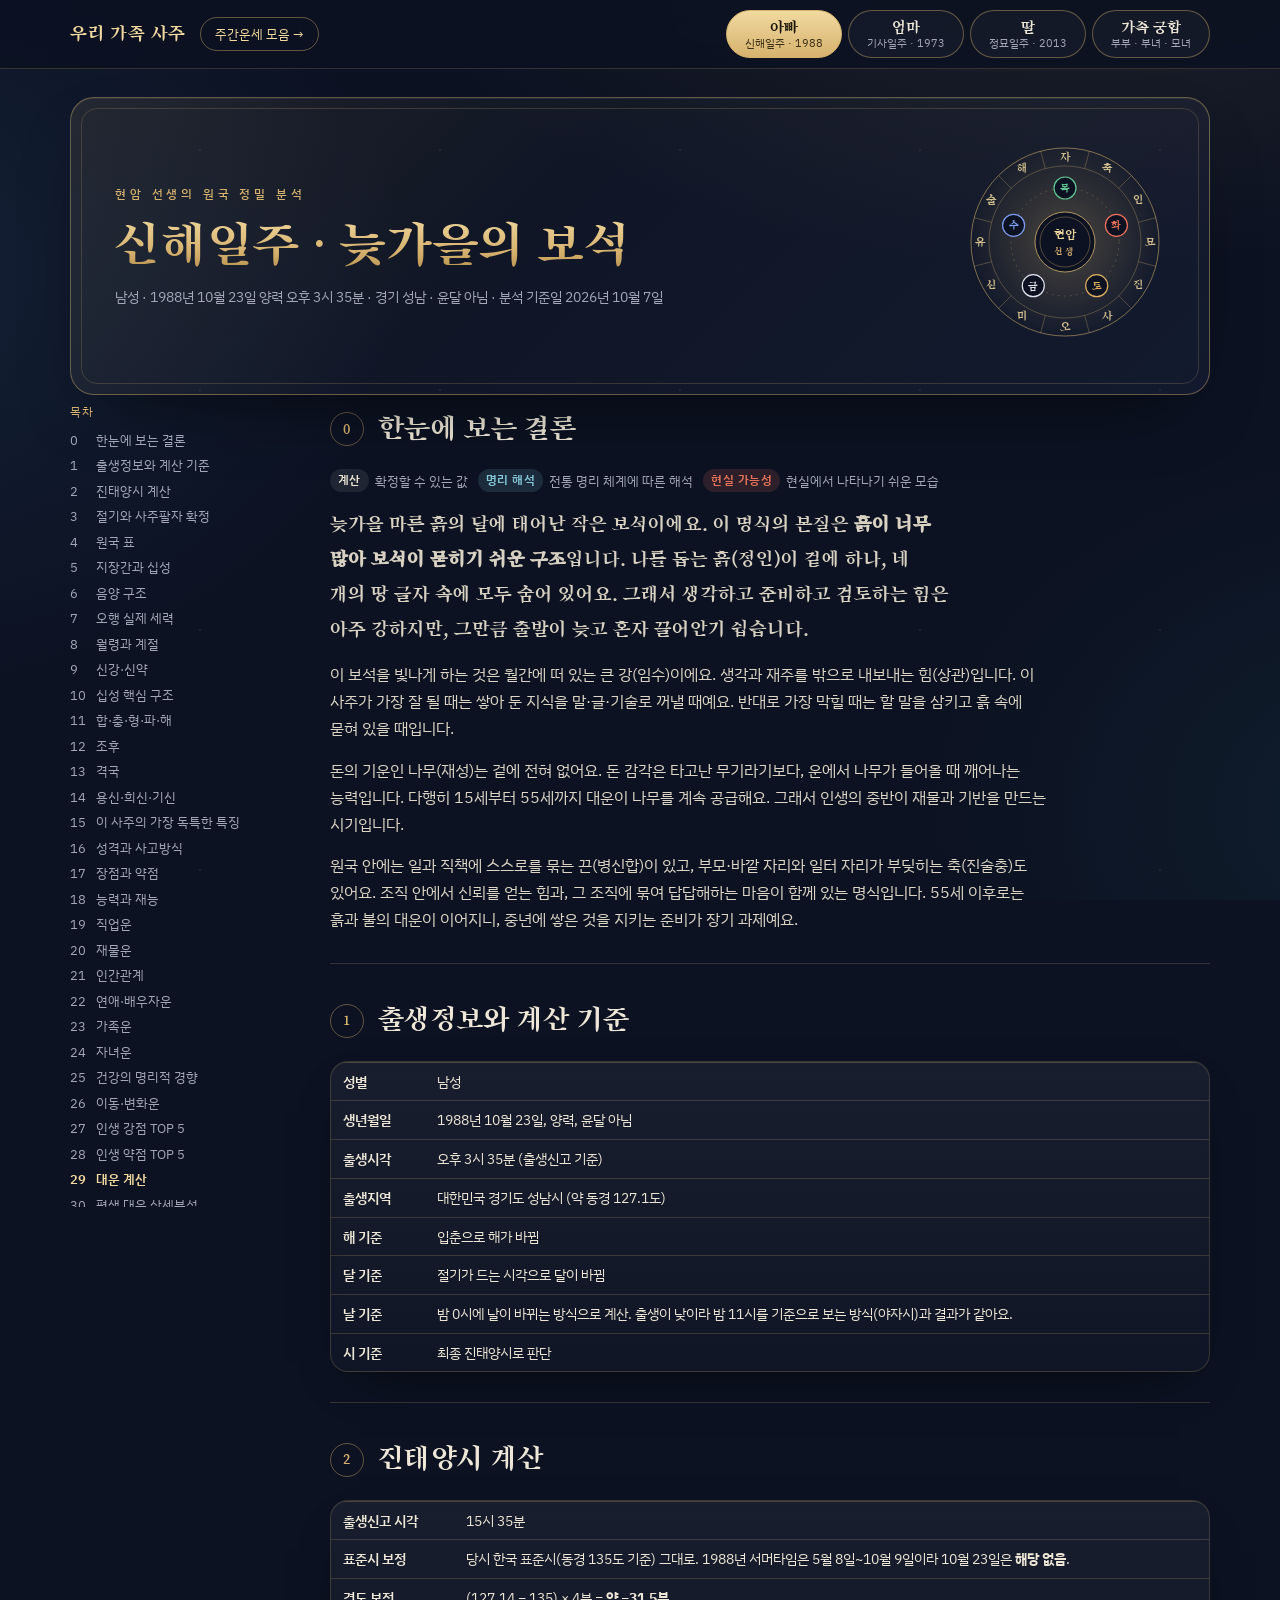
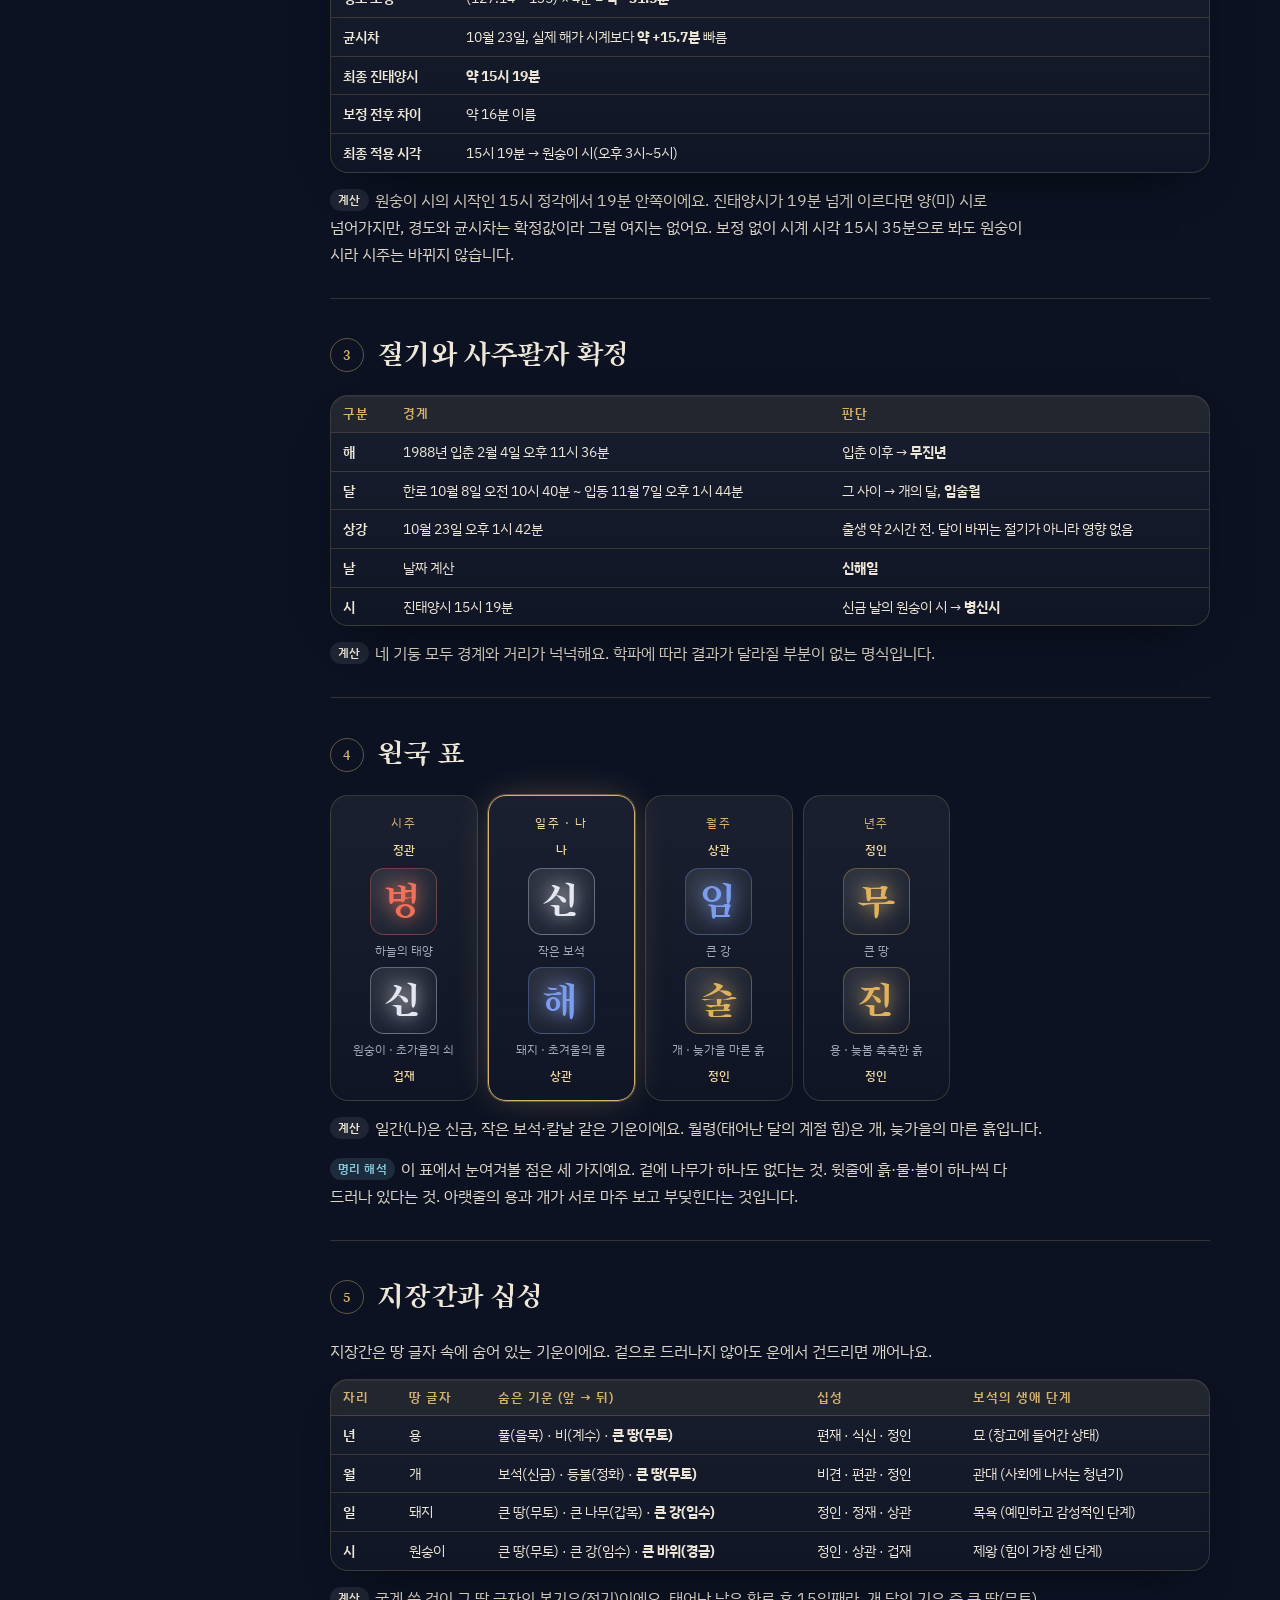
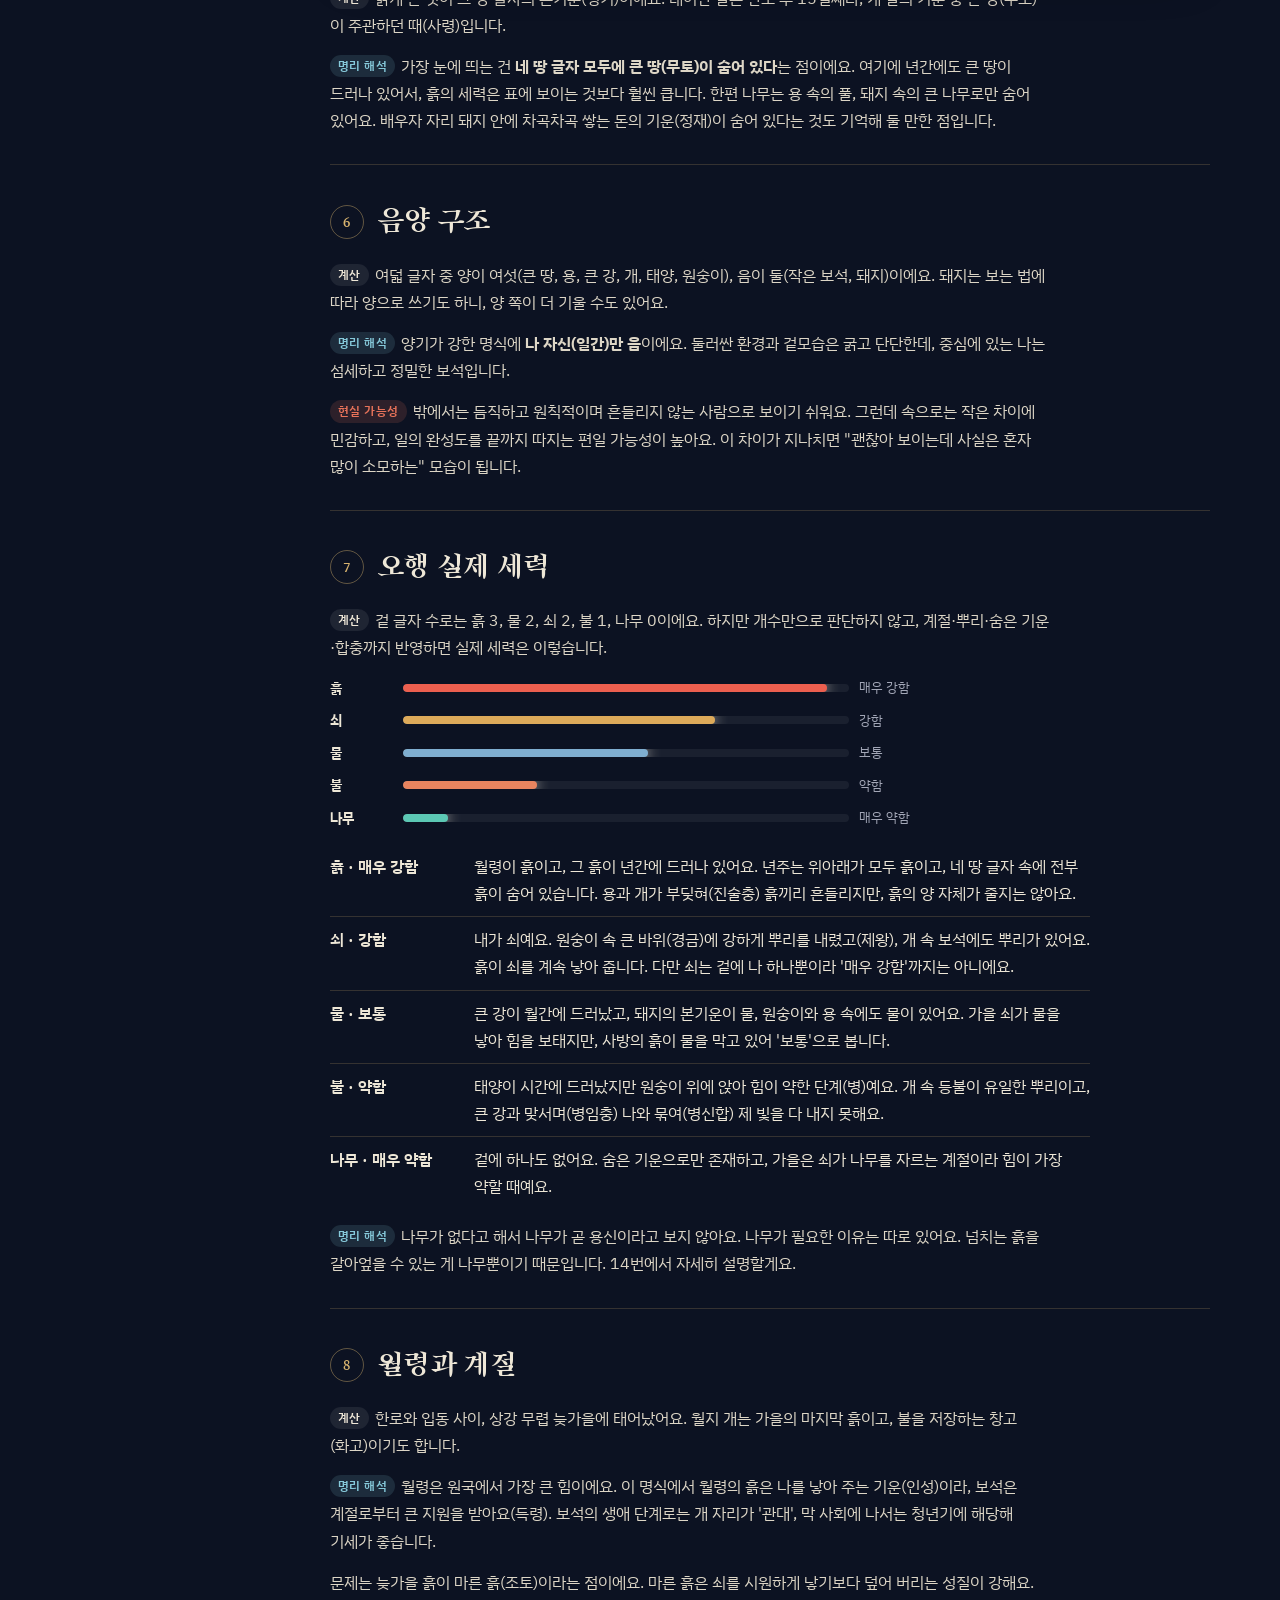
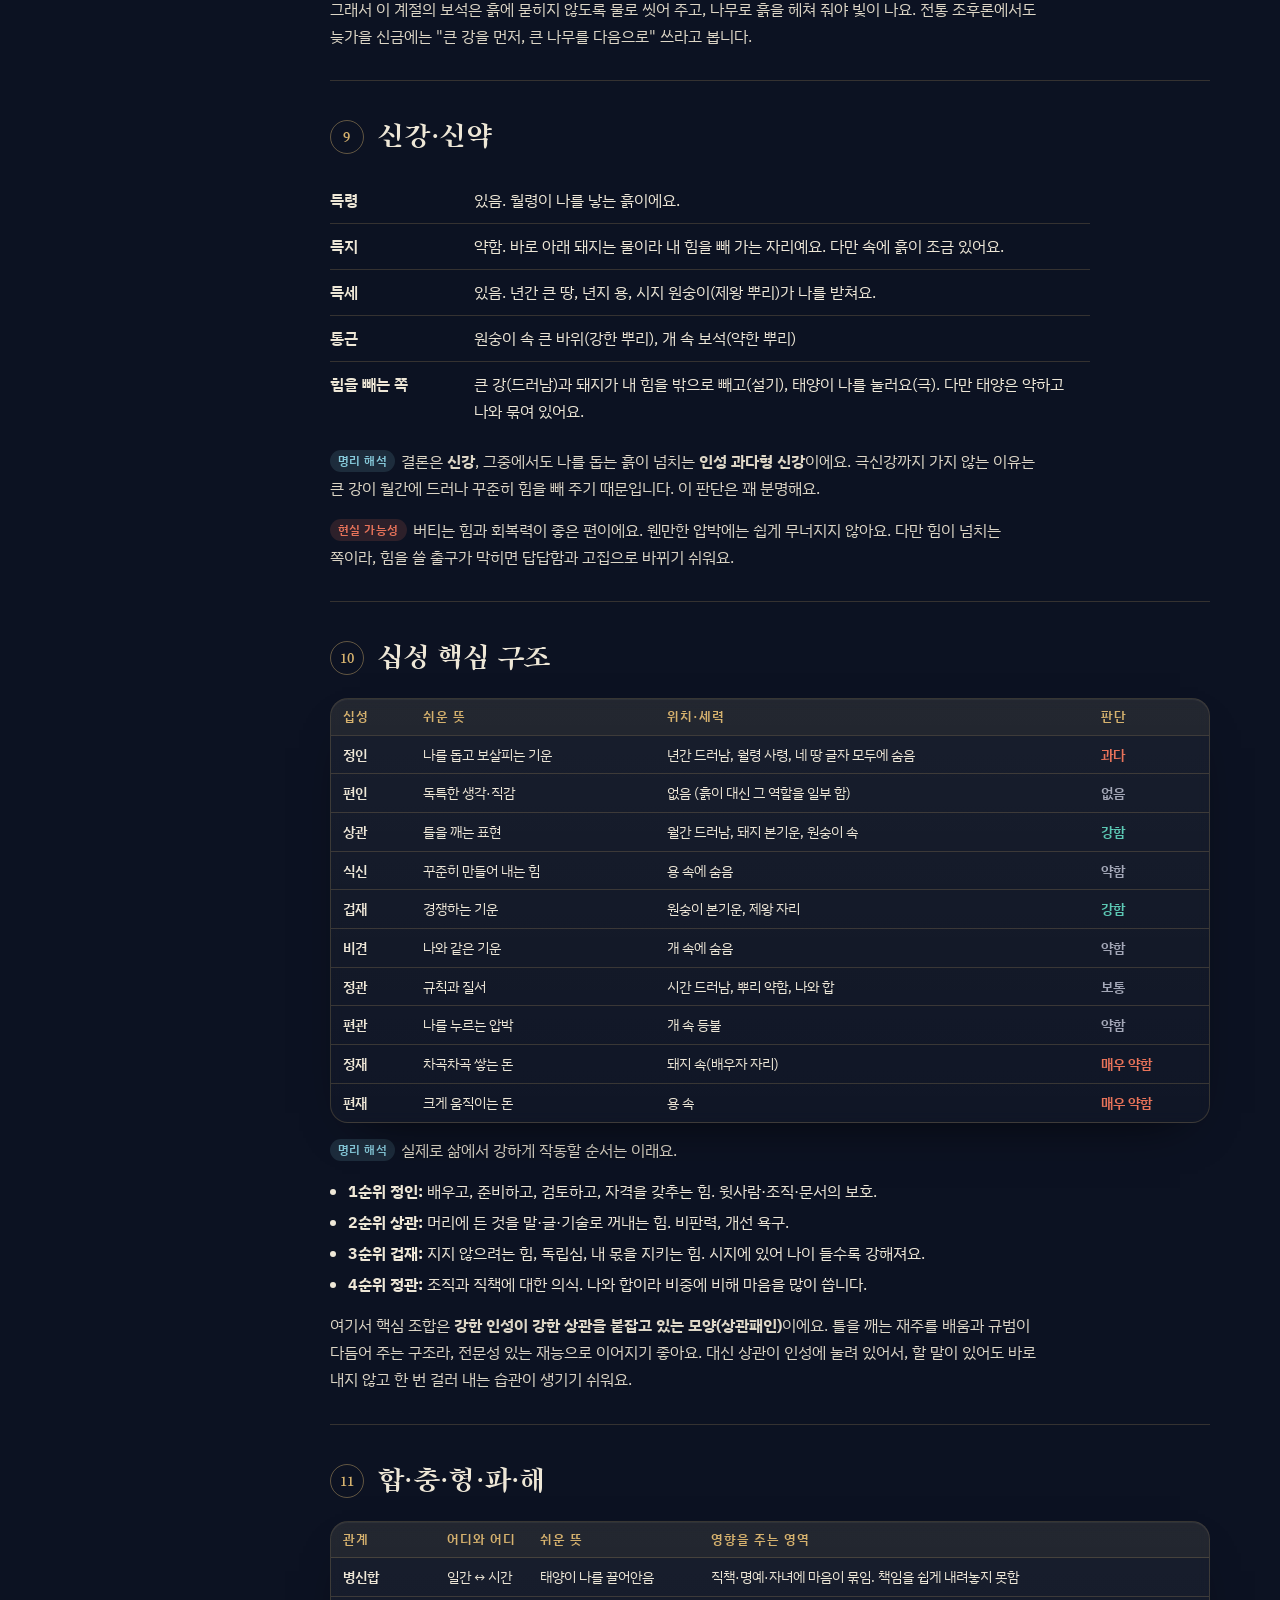
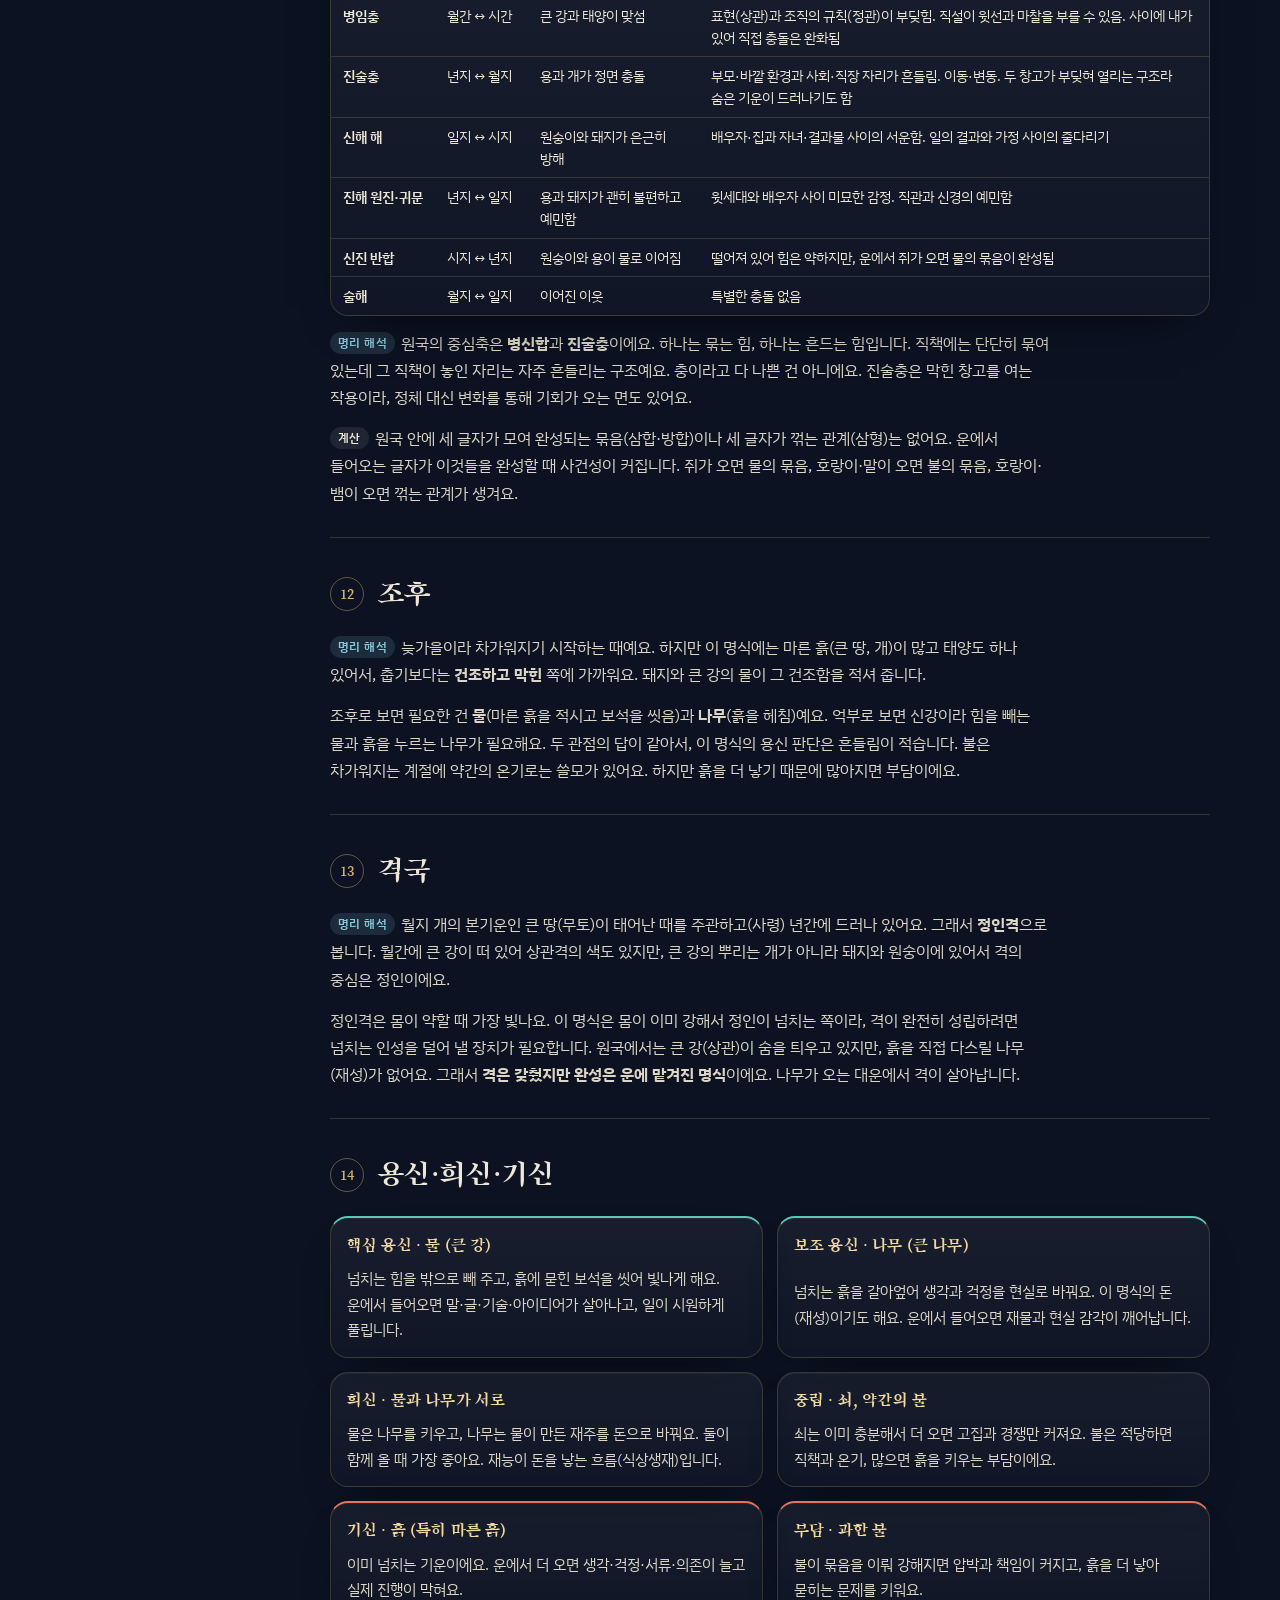
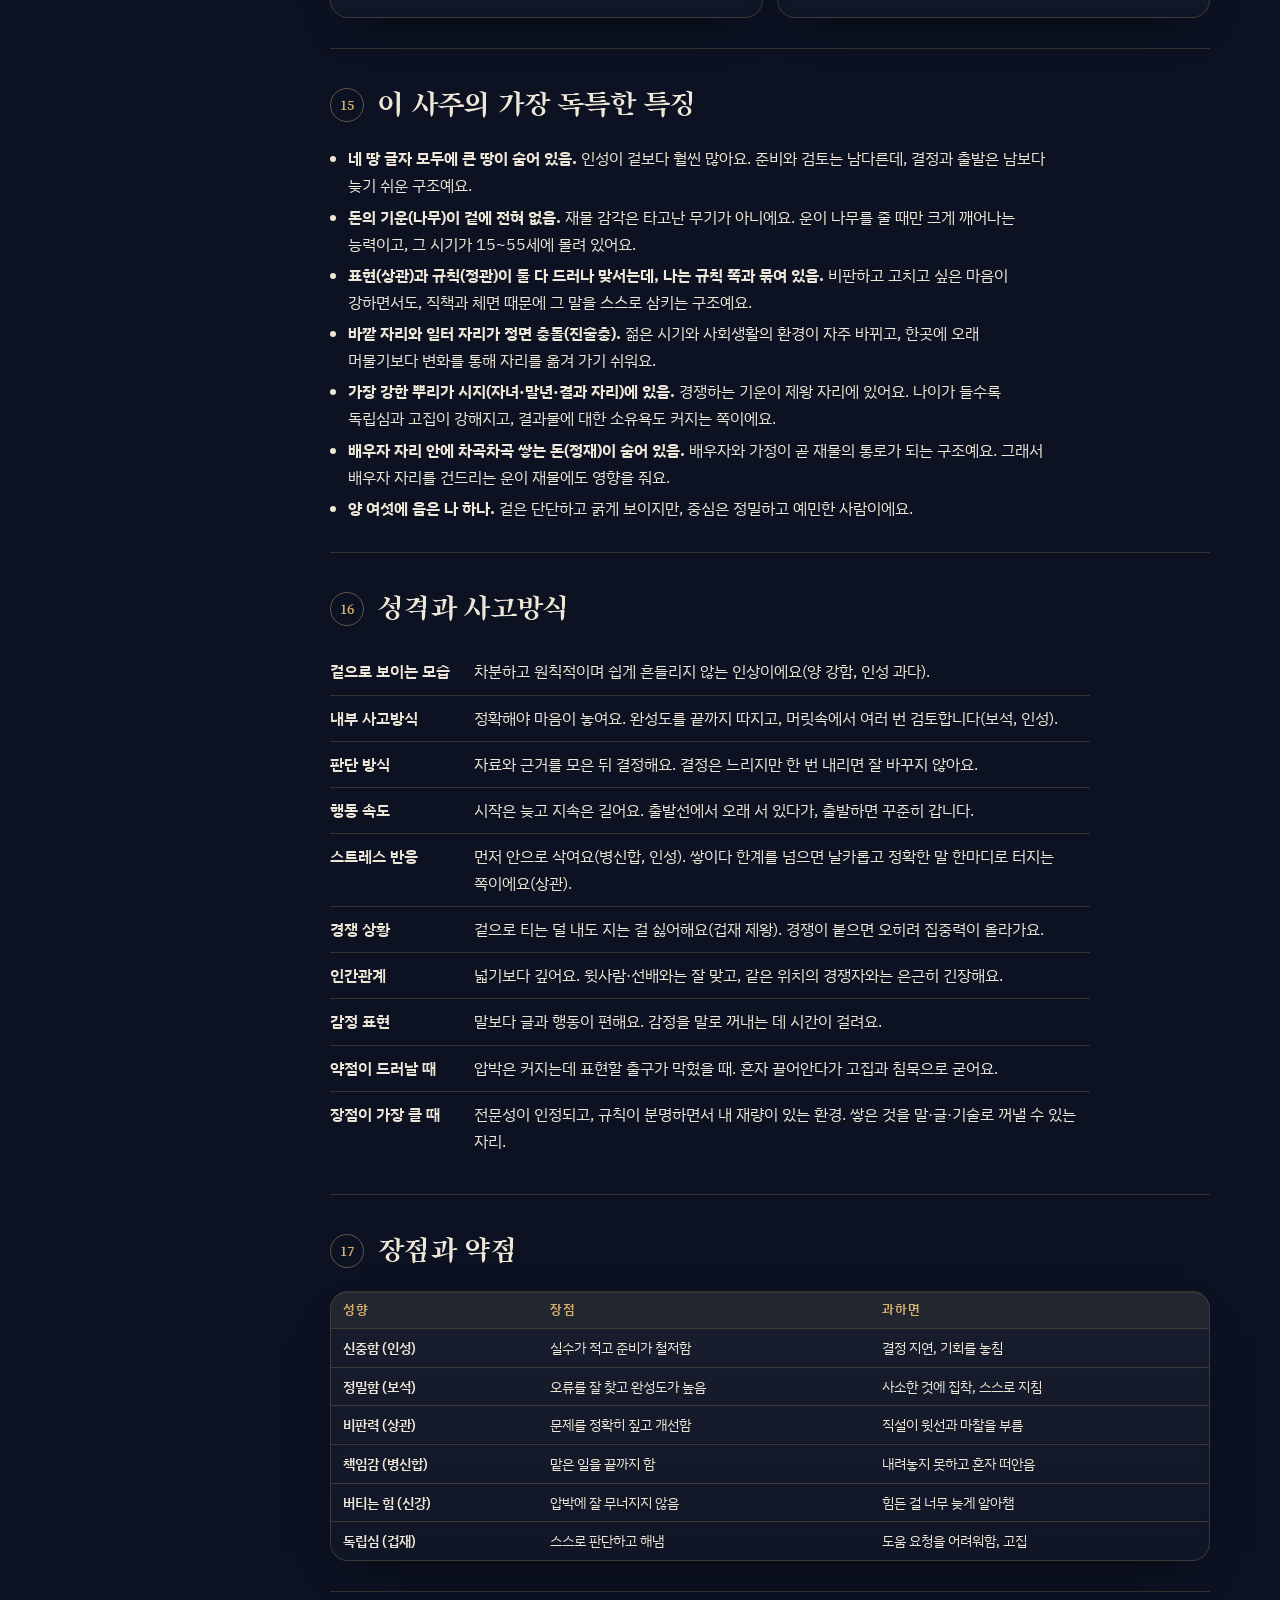
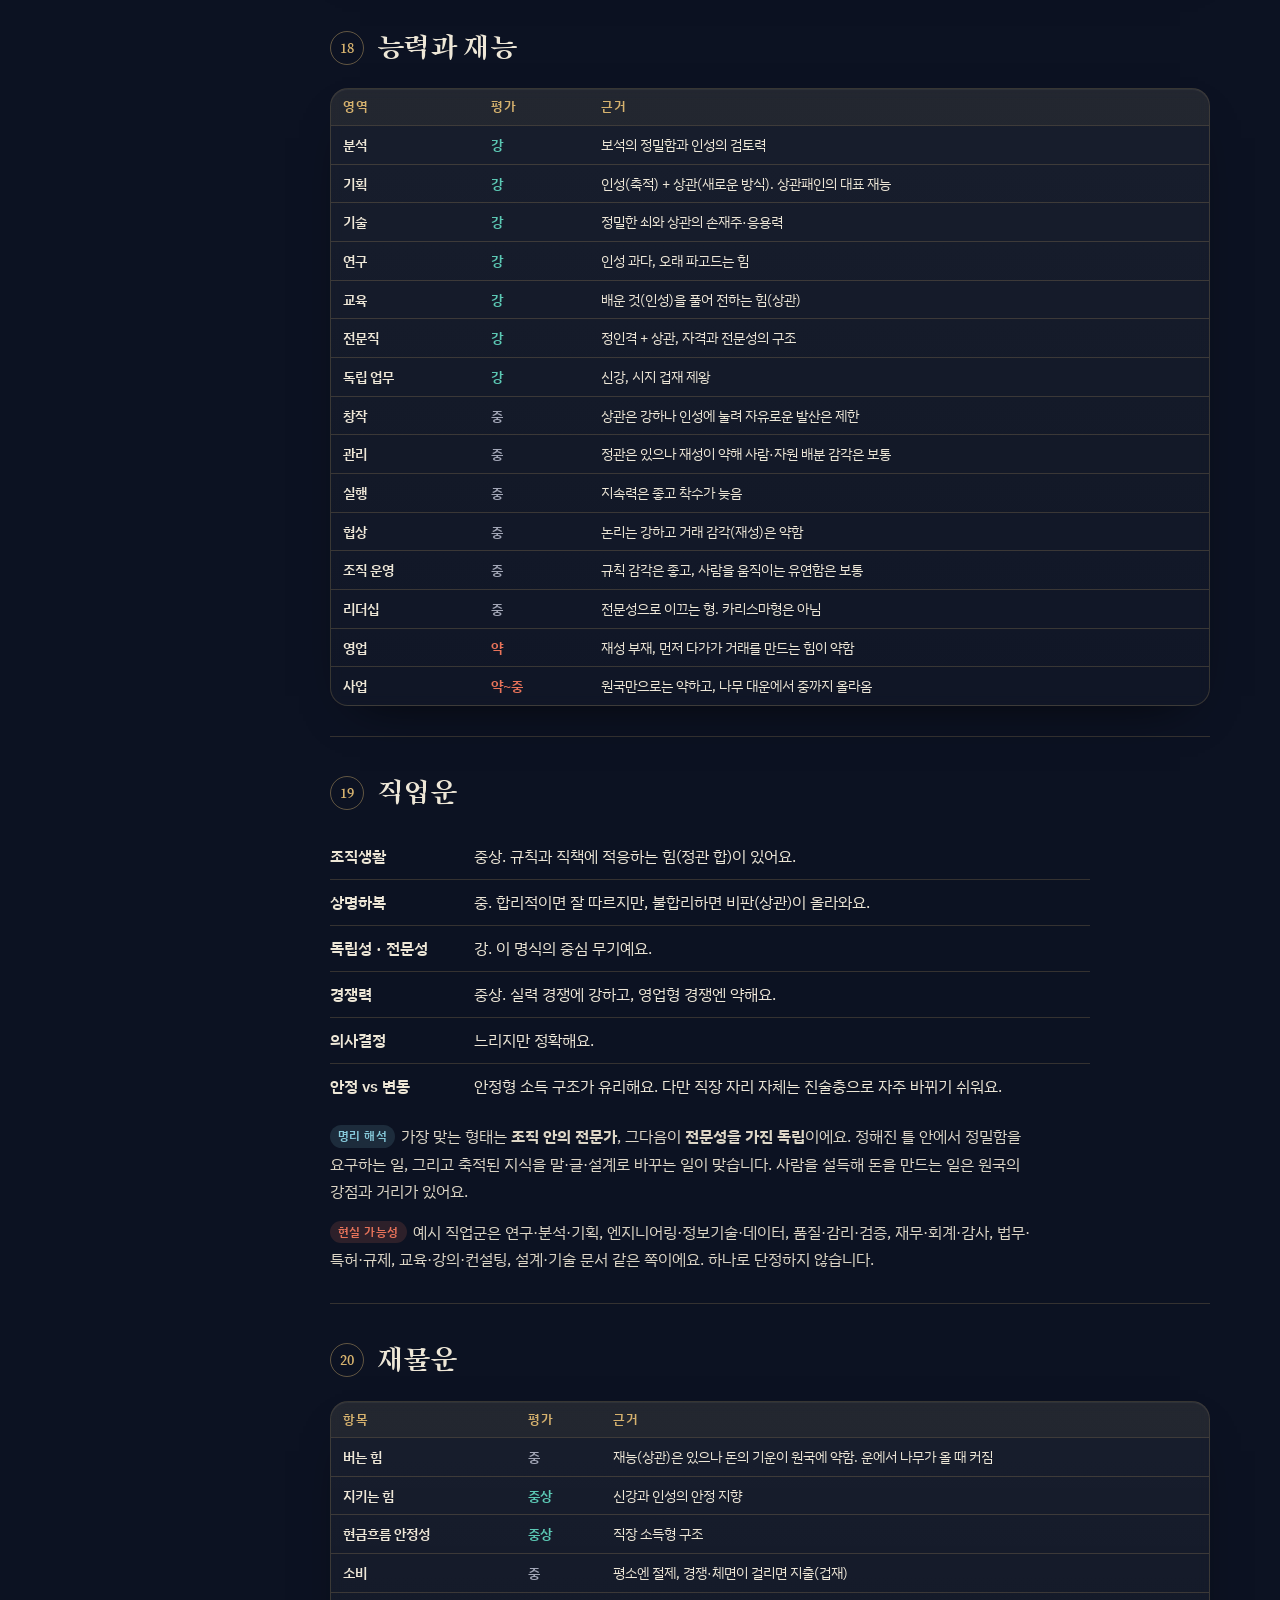
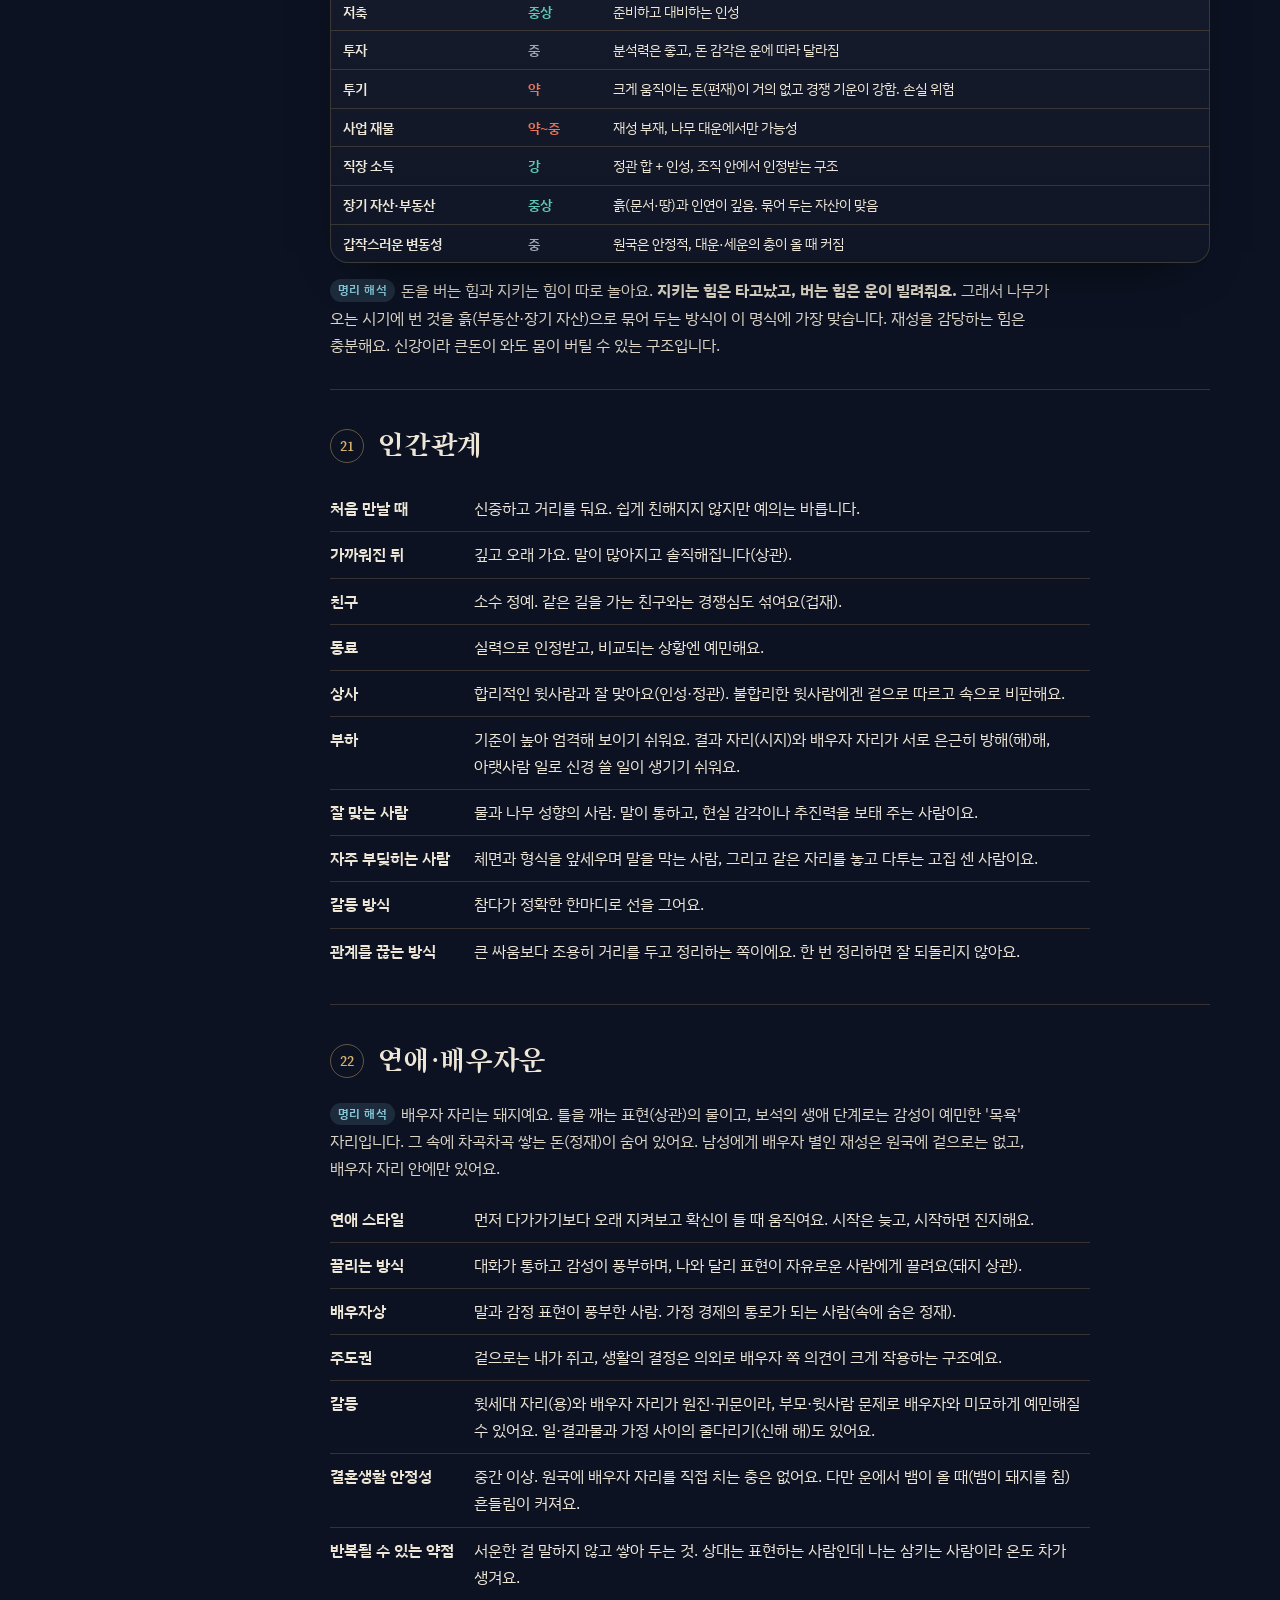
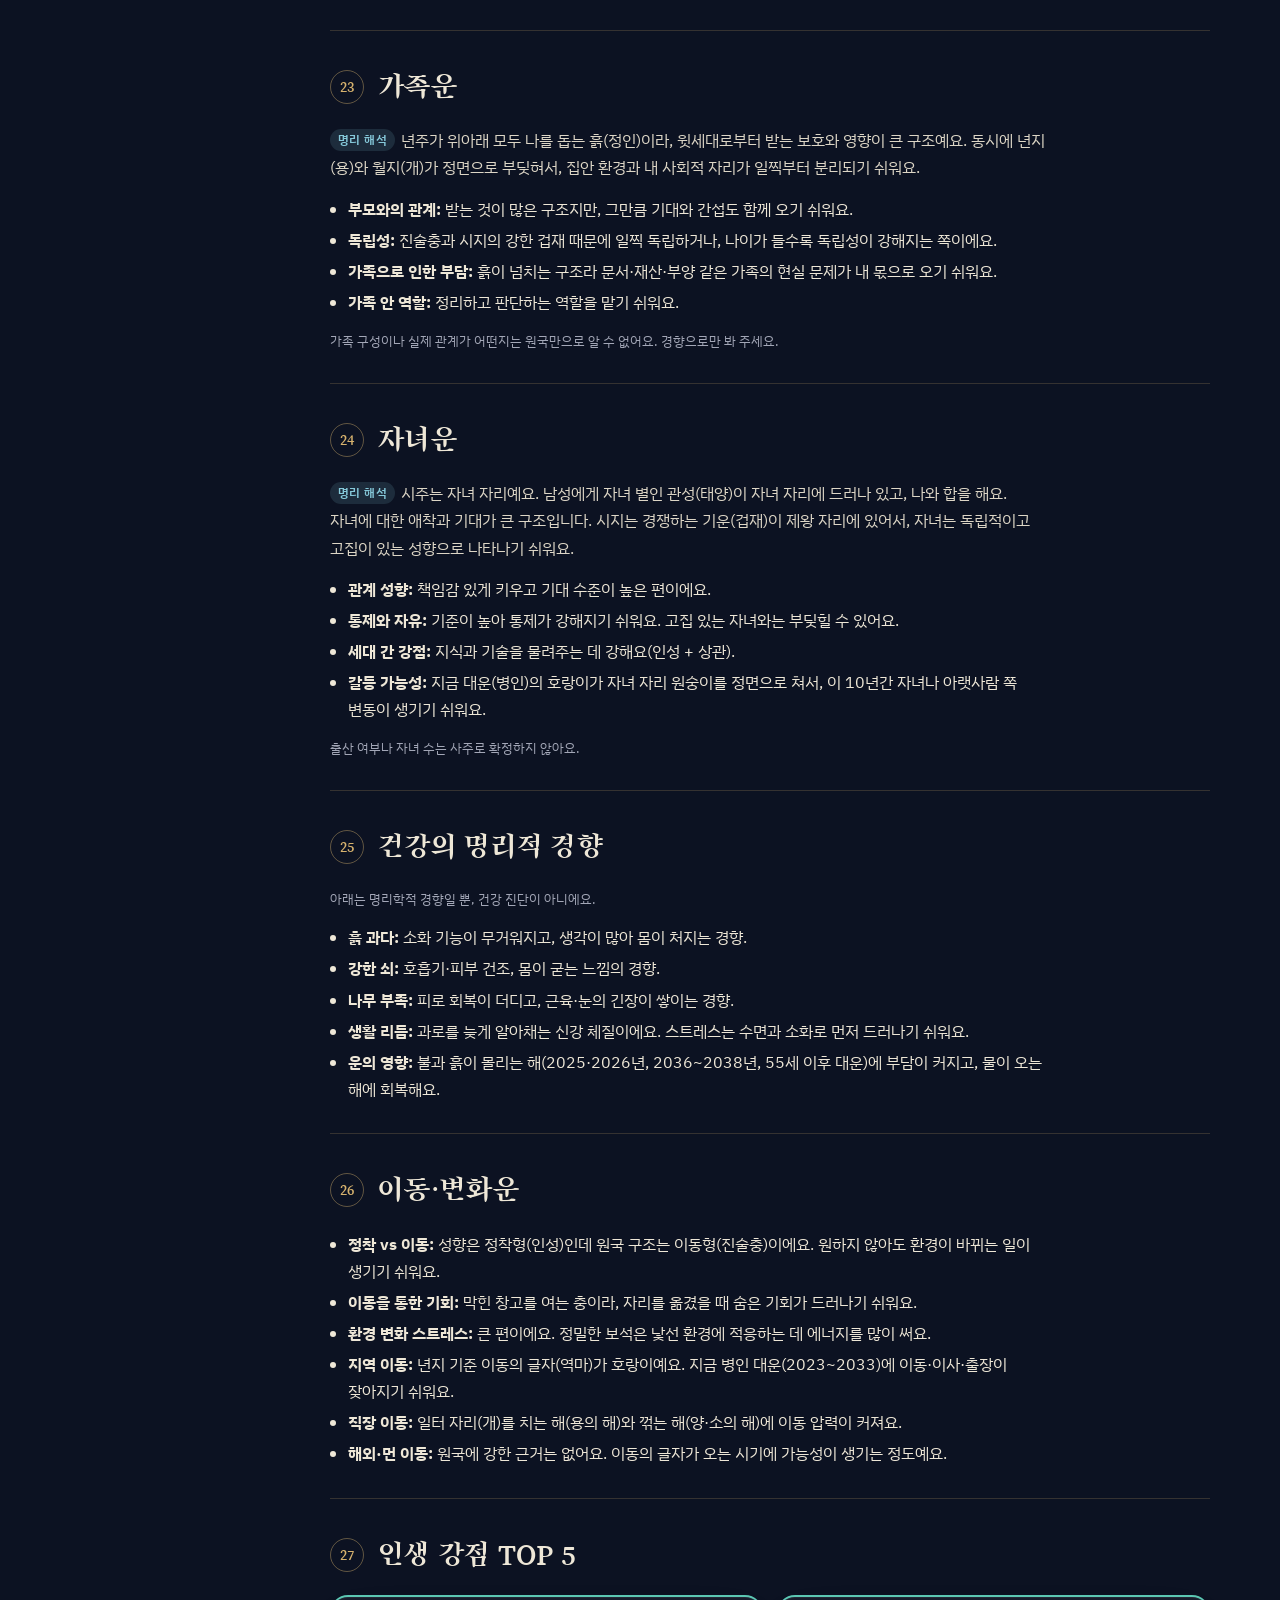
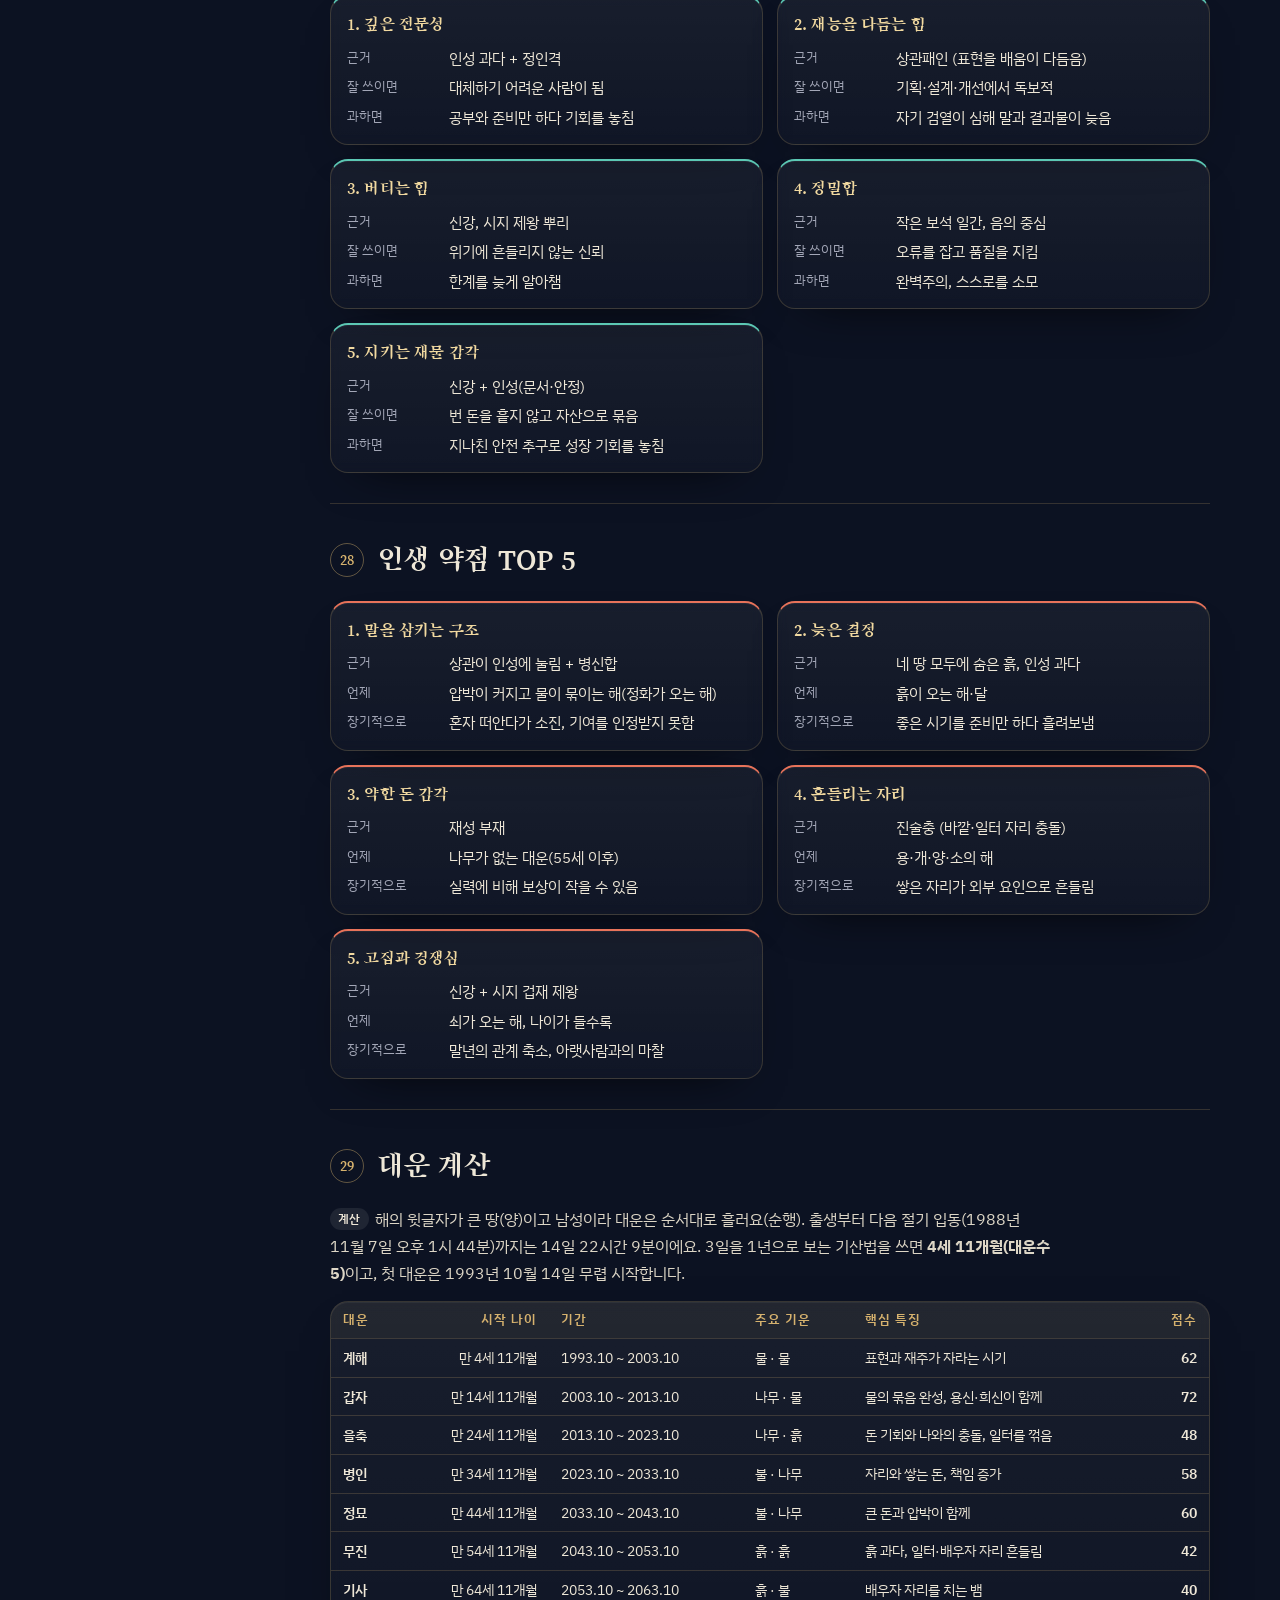
<file: index.html>
<!doctype html>
<html lang="ko">
<head>
<meta charset="utf-8">
<meta name="viewport" content="width=device-width, initial-scale=1, viewport-fit=cover">
<meta name="robots" content="noindex, nofollow">
<title>우리 가족 사주</title>
<link rel="preconnect" href="https://fonts.googleapis.com">
<link rel="preconnect" href="https://fonts.gstatic.com" crossorigin>
<link rel="stylesheet" href="https://fonts.googleapis.com/css2?family=Song+Myung&family=Nanum+Myeongjo:wght@400;700;800&family=IBM+Plex+Sans+KR:wght@400;500;600&display=swap">
<style>
/* 레이아웃: 밤하늘 먹빛 바탕 위 금박 테두리 카드, 오방색으로 간지를 물들이는 단일 다크 테마 */
:root{
  --paper:#0C1222; --paper2:#121A30; --sheet:rgba(255,255,255,.035); --sheet2:rgba(255,255,255,.06);
  --ink:#EEE7D7; --muted:#A3A7B7; --line:rgba(214,178,110,.20); --line2:rgba(214,178,110,.42);
  --gold:#D6B26E; --gold2:#F1D9A0; --seal:#E8735A; --water:#86C9DA; --water-soft:rgba(134,201,218,.13);
  --g5:#5CC8B4; --g4:#7FAED0; --g3:#9399AE; --g2:#DDAA5A; --g1:#E8845F; --g0:#EC5F4F;
  --chip-good:rgba(92,200,180,.14); --chip-bad:rgba(236,95,79,.15); --chip-mid:rgba(255,255,255,.07);
  --e-wood:#62C795; --e-fire:#F0715A; --e-earth:#E0B25E; --e-metal:#E4E6F0; --e-water:#7C9CF0;
  --display:"Song Myung","Nanum Myeongjo","AppleMyungjo",serif;
  --serif:"Nanum Myeongjo","AppleMyungjo",serif;
  --body:"IBM Plex Sans KR","Apple SD Gothic Neo","Malgun Gothic",sans-serif;
  color-scheme:dark;
}

/* 레이아웃: 왼쪽 고정 목차 + 오른쪽 한 줄 길이 제한 본문. 한지 바탕, 인주(붉은 도장)와 물빛 강조 */
*{box-sizing:border-box}
body{background:var(--paper);color:var(--ink);font-family:var(--body);font-size:15.5px;line-height:1.75;word-break:keep-all}
.wrap{max-width:1180px;margin:0 auto;padding-inline:20px;padding-block:28px 72px}
h1,h2,h3{font-family:var(--display);font-weight:700;text-wrap:balance;margin:0}
.eyebrow{font-size:12px;letter-spacing:.14em;color:var(--muted);font-weight:500}
header.top{display:flex;flex-wrap:wrap;align-items:flex-end;justify-content:space-between;gap:16px;border-bottom:1px solid var(--line);padding-bottom:20px;margin-bottom:28px}
header.top h1{font-size:clamp(28px,5vw,42px);line-height:1.2}
header.top .who{color:var(--muted);font-size:14px}
.seal{display:inline-grid;place-items:center;width:52px;height:52px;border:2px solid var(--seal);color:var(--seal);font-family:var(--display);font-weight:700;font-size:15px;line-height:1.1;text-align:center;border-radius:6px;transform:rotate(-4deg)}
.layout{display:grid;grid-template-columns:220px minmax(0,1fr);gap:40px;align-items:start}
@media (max-width:900px){.layout{grid-template-columns:1fr;gap:20px}}
nav.toc{position:sticky;top:calc(env(safe-area-inset-top,0px) + 16px);max-height:calc(100vh - 32px);overflow-y:auto;font-size:13px;line-height:1.5;padding-right:6px}
nav.toc ol{list-style:none;margin:0;padding:0;display:grid;gap:2px}
nav.toc a{color:var(--muted);text-decoration:none;display:grid;grid-template-columns:2em 1fr;padding:2px 0}
nav.toc a:hover,nav.toc a:focus-visible{color:var(--ink)}
nav.toc a.on{color:var(--seal);font-weight:600}
nav.toc .tt{font-size:12px;letter-spacing:.1em;color:var(--muted);margin-bottom:8px}
@media (max-width:900px){nav.toc{position:static;max-height:none;background:var(--sheet);border:1px solid var(--line);border-radius:4px;padding:12px 14px}
  nav.toc ol{grid-template-columns:repeat(2,minmax(0,1fr));column-gap:12px}}
main{min-width:0;display:grid;gap:0}
section.s{padding-block:30px;border-top:1px solid var(--line);scroll-margin-top:16px;display:grid;gap:14px}
section.s:first-child{border-top:0;padding-top:0}
section.s > h2{font-size:24px;display:flex;gap:12px;align-items:baseline}
section.s > h2 .no{font-family:var(--body);font-size:13px;color:var(--seal);font-weight:600;font-variant-numeric:tabular-nums;min-width:1.8em}
section.s h3{font-size:18px;margin-top:6px}
p{margin:0;max-width:72ch}
.tag{display:inline-block;font-family:var(--body);font-size:11.5px;font-weight:600;letter-spacing:.04em;padding:1px 8px;border-radius:3px;margin-right:6px;vertical-align:2px}
.t-c{background:var(--chip-mid);color:var(--ink)} .t-i{background:var(--water-soft);color:var(--water)} .t-r{background:var(--chip-bad);color:var(--seal)}
.legend{display:flex;flex-wrap:wrap;gap:10px;font-size:13px;color:var(--muted)}
.lead{font-family:var(--display);font-size:clamp(17px,2.2vw,20px);line-height:1.75;max-width:62ch}
.tbl{overflow-x:auto;border:1px solid var(--line);border-radius:4px;background:var(--sheet)}
table{border-collapse:collapse;width:100%;font-size:14px;line-height:1.55}
th,td{padding:8px 12px;text-align:left;vertical-align:top;border-top:1px solid var(--line)}
thead th{border-top:0;font-weight:600;color:var(--muted);font-size:12.5px;letter-spacing:.04em;white-space:nowrap}
tbody th{font-weight:600;white-space:nowrap}
td.num,th.num{font-variant-numeric:tabular-nums;text-align:right;white-space:nowrap}
.pillars{display:grid;grid-template-columns:repeat(4,minmax(0,1fr));gap:8px;max-width:620px}
.pil{background:var(--sheet);border:1px solid var(--line);border-radius:4px;padding:12px 8px;text-align:center;display:grid;gap:4px}
.pil .lab{font-size:12px;color:var(--muted)}
.pil .ch{font-family:var(--display);font-size:clamp(22px,4vw,30px);font-weight:700;line-height:1.15}
.pil .na{font-size:12px;color:var(--muted);line-height:1.35}
.pil .tg{font-size:12px;font-weight:600;color:var(--water)}
.pil.me{border-color:var(--seal)} .pil.me .lab{color:var(--seal)}
.bars{display:grid;gap:8px;max-width:620px}
.bar{display:grid;grid-template-columns:4.5em minmax(0,1fr) 6.5em;gap:10px;align-items:center;font-size:14px}
.bar .tr{height:10px;background:var(--chip-mid);border-radius:2px;overflow:hidden}
.bar .fl{height:100%;border-radius:2px}
.bar .lv{font-size:13px;color:var(--muted)}
.cards{display:grid;grid-template-columns:repeat(2,minmax(0,1fr));gap:14px}
@media (max-width:700px){.cards{grid-template-columns:1fr}}
.card{min-width:0;background:var(--sheet);border:1px solid var(--line);border-radius:4px;padding:14px 16px;display:grid;gap:6px;font-size:14.5px}
.card h4{margin:0;font-family:var(--display);font-size:16.5px}
.card dl{margin:0;display:grid;gap:4px}
.card dl div{display:grid;grid-template-columns:6.5em minmax(0,1fr);gap:8px}
.card dt{color:var(--muted);font-size:13px}
.card dd{margin:0}
.card.good{border-top:3px solid var(--water)} .card.bad{border-top:3px solid var(--seal)}
ul.plain{margin:0;padding-left:1.15em;display:grid;gap:4px;max-width:72ch}
.pair{display:grid;grid-template-columns:minmax(0,1fr);gap:0;max-width:76ch}
.pair div{display:grid;grid-template-columns:8.5em minmax(0,1fr);gap:12px;padding:9px 0;border-top:1px solid var(--line)}
.pair div:first-child{border-top:0}
.pair b{font-weight:600}
@media (max-width:520px){.pair div,.card dl div{grid-template-columns:1fr;gap:2px}}
.lv-s{color:var(--water);font-weight:600} .lv-m{color:var(--muted);font-weight:600} .lv-w{color:var(--seal);font-weight:600}
.score{font-variant-numeric:tabular-nums;font-weight:600}
.saying{font-family:var(--display);font-size:clamp(19px,2.6vw,23px);line-height:1.7;border-left:3px solid var(--seal);padding-left:18px;max-width:56ch;margin:0}
.saying small{display:block;font-family:var(--body);font-size:13px;color:var(--muted);margin-top:8px}
.note{font-size:13px;color:var(--muted);max-width:76ch}
a{color:var(--water)}
a:focus-visible{outline:2px solid var(--water);outline-offset:2px}

/* ===== 사주 홈페이지 테마 덧씌움 ===== */
html{background:var(--paper)}
body{background-color:var(--paper);color:var(--ink);
  background-image:
    radial-gradient(1200px 600px at 85% -10%, rgba(214,178,110,.10), transparent 60%),
    radial-gradient(900px 700px at -10% 30%, rgba(60,110,160,.16), transparent 60%),
    radial-gradient(800px 600px at 110% 90%, rgba(40,120,120,.12), transparent 60%),
    radial-gradient(1.2px 1.2px at 20px 30px, rgba(255,255,255,.55), transparent 60%),
    radial-gradient(1px 1px at 120px 80px, rgba(255,255,255,.35), transparent 60%),
    radial-gradient(1.4px 1.4px at 200px 150px, rgba(241,217,160,.45), transparent 60%),
    radial-gradient(1px 1px at 60px 190px, rgba(255,255,255,.3), transparent 60%);
  background-size:auto,auto,auto,240px 240px,240px 240px,240px 240px,240px 240px;
  background-attachment:fixed}
::selection{background:rgba(214,178,110,.35)}
a{color:var(--gold2)}
h1,h2,h3,h4{font-family:var(--display);font-weight:400;letter-spacing:.01em}
.eyebrow{color:var(--gold);letter-spacing:.32em;font-size:12px}

/* 머리글: 금박 테두리 히어로 */
header.top{position:relative;overflow:hidden;border:1px solid var(--line2);border-radius:24px;padding:clamp(24px,4vw,44px);
  background:linear-gradient(135deg,rgba(214,178,110,.10),rgba(255,255,255,.02) 40%,rgba(124,156,240,.06));
  box-shadow:0 30px 80px -40px rgba(0,0,0,.8), inset 0 1px 0 rgba(255,255,255,.06);align-items:center;margin-bottom:8px}
header.top::before{content:"";position:absolute;inset:10px;border:1px solid var(--line);border-radius:16px;pointer-events:none}
header.top > div:first-child{position:relative;z-index:1;display:grid;gap:10px;min-width:0;flex:1 1 320px}
header.top h1{font-size:clamp(30px,5.4vw,52px);line-height:1.2;
  background:linear-gradient(180deg,var(--gold2),var(--gold) 60%,#B08A48);-webkit-background-clip:text;background-clip:text;color:transparent}
header.top .who{color:var(--muted);font-size:13.5px;line-height:1.7}
.wheel{position:relative;z-index:1;width:clamp(130px,22vw,200px);aspect-ratio:1;max-width:100%;flex:0 0 auto}
.wheel svg{width:100%;height:100%;overflow:visible}
.wheel .spin{transform-origin:100px 100px;animation:spin 160s linear infinite}
.wheel .spin2{transform-origin:100px 100px;animation:spin 90s linear infinite reverse}
@keyframes spin{to{transform:rotate(360deg)}}
@keyframes rise{from{opacity:.0;transform:translateY(10px)}to{opacity:1;transform:none}}
header.top > div:first-child{animation:rise .9s ease-out both}
@media (prefers-reduced-motion:reduce){.wheel .spin,.wheel .spin2,header.top > div:first-child{animation:none}}

/* 섹션 제목 */
section > h2, section.s > h2{font-size:clamp(24px,3.2vw,30px);color:var(--ink);display:flex;align-items:center;gap:14px}
section > h2::before{content:"";width:9px;height:9px;flex:0 0 auto;transform:rotate(45deg);border:1px solid var(--gold);background:rgba(214,178,110,.25)}
section.s > h2::before{display:none}
section.s > h2 .no{display:inline-grid;place-items:center;min-width:34px;height:34px;border:1px solid var(--line2);border-radius:50%;color:var(--gold);font-family:var(--display);font-size:15px;font-weight:400}
section.s{border-top:1px solid var(--line)}
.lead{color:#D9D2C2}
p{color:#DDD6C6}

/* 공통 판넬 */
.panel,.pil,.chartbox,.tbl,.card,.dw,.cell{border-color:var(--line)!important}
.panel,.chartbox,.tbl,.card,.dw{background:linear-gradient(180deg,rgba(255,255,255,.05),rgba(255,255,255,.02));border:1px solid var(--line);border-radius:18px;
  box-shadow:0 20px 50px -30px rgba(0,0,0,.9), inset 0 1px 0 rgba(255,255,255,.05);backdrop-filter:blur(6px)}
.chartbox{padding:18px 14px 8px}

/* 원국 기둥: 오방색 타일 */
.pillars{gap:10px}
.pil{border-radius:18px;padding:16px 8px 14px;background:linear-gradient(180deg,rgba(255,255,255,.06),rgba(255,255,255,.015));border:1px solid var(--line);gap:6px}
.pil .lab{color:var(--gold);letter-spacing:.12em}
.pil .ch{font-family:var(--display);font-size:clamp(30px,5vw,42px);font-weight:400;width:1.6em;height:1.6em;display:grid;place-items:center;margin:2px auto;border-radius:14px;
  background:radial-gradient(circle at 30% 25%,rgba(255,255,255,.12),rgba(255,255,255,.02));border:1px solid rgba(255,255,255,.08)}
.pil .na{color:var(--muted)}
.pil .tg{color:var(--gold2);font-weight:500}
.pil.me{border-color:var(--gold)!important;box-shadow:0 0 0 1px rgba(214,178,110,.35),0 0 40px -10px rgba(214,178,110,.45)}
.pil.me .lab{color:var(--gold2)}
[data-el="wood"]{color:var(--e-wood)!important} [data-el="fire"]{color:var(--e-fire)!important} [data-el="earth"]{color:var(--e-earth)!important}
[data-el="metal"]{color:var(--e-metal)!important} [data-el="water"]{color:var(--e-water)!important}
.pil .ch[data-el]{text-shadow:0 0 18px currentColor}
.pil .ch[data-el="wood"]{border-color:rgba(98,199,149,.35)} .pil .ch[data-el="fire"]{border-color:rgba(240,113,90,.35)}
.pil .ch[data-el="earth"]{border-color:rgba(224,178,94,.35)} .pil .ch[data-el="metal"]{border-color:rgba(228,230,240,.35)} .pil .ch[data-el="water"]{border-color:rgba(124,156,240,.35)}

/* 칩·태그 */
.chip{border-radius:999px;padding:3px 11px;border:1px solid rgba(255,255,255,.07);color:var(--ink)}
.chip.good{border-color:rgba(92,200,180,.3)} .chip.bad{border-color:rgba(236,95,79,.3)}
.med{border:1px solid rgba(255,255,255,.08)} .med.w{color:var(--g5)} .med.b{color:var(--seal)}
.tag{border-radius:999px}
.t-c{background:rgba(255,255,255,.08);color:var(--ink)} .t-i{background:rgba(134,201,218,.14);color:var(--water)} .t-r{background:rgba(232,115,90,.15);color:var(--seal)}

/* 표 */
table{color:var(--ink)}
thead th{color:var(--gold);letter-spacing:.08em;background:rgba(214,178,110,.06)}
th,td{border-top:1px solid var(--line)}
tbody tr:hover td,tbody tr:hover th{background:rgba(255,255,255,.025)}
table.calc th{color:var(--gold)}

/* 점수 숫자 */
.score .n,.meta .sc .n,.yc .n,.score .n{font-family:var(--display);font-weight:400;text-shadow:0 0 24px currentColor}
.ok{color:var(--g5);font-family:var(--display);font-weight:400;font-size:22px}
.ok::before{content:"";width:22px;height:22px;border-radius:50%;border:1px solid var(--g5);background:radial-gradient(circle,rgba(92,200,180,.5),transparent 70%)}

/* 일진 달력 */
.tab{border-color:var(--line2);color:var(--ink);background:transparent;font-family:var(--display);font-size:15px;padding:6px 18px}
.tab[aria-selected="true"]{background:linear-gradient(180deg,var(--gold2),var(--gold));color:#1A1408;border-color:var(--gold)}
.dow{color:var(--gold)} .dow.sun{color:var(--seal)}
.cell{border-radius:12px;background:rgba(255,255,255,.035);border:1px solid var(--line);transition:transform .15s ease,background .15s ease}
.cell:not(.out):not(.empty):hover{transform:translateY(-2px);background:rgba(214,178,110,.08)}
.cell .gz{font-family:var(--display);font-size:13px}
.cell .bar{height:4px;border-radius:99px;box-shadow:0 0 10px currentColor}
.cell[aria-pressed="true"]{outline:none;border-color:var(--gold)!important;box-shadow:0 0 0 1px var(--gold),0 0 24px -6px rgba(214,178,110,.6);background:rgba(214,178,110,.10)}
.cell.today .dn::after{color:var(--gold2)}
.cell .jq{color:var(--gold2)}
.panel{padding:26px clamp(18px,3vw,32px)}
.ph .gzbig{font-family:var(--display);font-weight:400;font-size:36px}
.panel h3{font-family:var(--serif);font-weight:800;font-size:21px;color:var(--gold2)}
.glyph{border-left-width:2px}
.navrow button,.mnav button{border-color:var(--line2);color:var(--ink);background:rgba(255,255,255,.03)}
.navrow button:hover,.mnav button:hover{border-color:var(--gold);color:var(--gold2)}
.mnav{background:rgba(12,18,34,.82);backdrop-filter:blur(10px);border-bottom:1px solid var(--line)}
.mnav .yr{color:var(--gold)}

/* 월운·대운 카드 */
.mcard,.yc{border-top-width:2px;padding:18px;border-radius:18px;background:linear-gradient(180deg,rgba(255,255,255,.05),rgba(255,255,255,.015));border-left:1px solid var(--line);border-right:1px solid var(--line);border-bottom:1px solid var(--line)}
.month{border-top:1px solid var(--line);padding-block:34px}
.meta .gzb{font-family:var(--display);font-weight:400;font-size:46px}
.meta .lab{color:var(--gold);letter-spacing:.12em}
.body h3,.mcard h3,.yc h3{color:var(--gold2)}
.body h3{font-family:var(--serif);font-weight:800}
.strip div{background:rgba(255,255,255,.04);border-radius:8px}
.past{background:rgba(214,178,110,.12);color:var(--gold2);border:1px solid var(--line2)}
.doms div.plan dt{color:var(--gold2)}
.dlink{color:var(--water)} .dlink.bad{color:var(--seal)}

/* 원국 리포트 */
nav.toc a{color:var(--muted)} nav.toc a.on{color:var(--gold2)} nav.toc .tt{color:var(--gold)}
.card.good{border-top:2px solid var(--g5)!important} .card.bad{border-top:2px solid var(--seal)!important}
.card h4{color:var(--gold2)}
.bar .tr{background:rgba(255,255,255,.06);border-radius:99px;height:8px}
.bar .fl{border-radius:99px;box-shadow:0 0 14px currentColor}
.lv-s{color:var(--g5)} .lv-w{color:var(--seal)} .lv-m{color:var(--muted)}

/* 한마디 */
.saying{position:relative;border:1px solid var(--line2);border-left:1px solid var(--line2);border-radius:22px;padding:34px clamp(22px,4vw,46px) 26px;max-width:none;
  background:radial-gradient(600px 200px at 50% 0%,rgba(214,178,110,.12),transparent 70%),rgba(255,255,255,.02);
  font-family:var(--serif);font-weight:700;color:var(--ink);text-align:center}
.saying::before{content:"";display:block;width:160px;height:1px;margin:0 auto 24px;background:linear-gradient(90deg,transparent,var(--gold),transparent)}
.saying::after{content:"";position:absolute;top:34px;left:50%;width:7px;height:7px;transform:translate(-50%,-50%) rotate(45deg);background:var(--paper2);border:1px solid var(--gold)}
.saying small{color:var(--gold);letter-spacing:.24em;font-weight:500}
.notes,.note{color:var(--muted)}
.notes a,.note a{color:var(--gold2)}

.trio{display:grid;grid-template-columns:repeat(3,minmax(0,1fr));gap:18px}
@media (max-width:960px){.trio{grid-template-columns:1fr}}
.person{min-width:0;display:grid;gap:12px;padding:20px 16px;border:1px solid var(--line);border-radius:20px;background:linear-gradient(180deg,rgba(255,255,255,.05),rgba(255,255,255,.015))}
.person .who2{display:flex;justify-content:space-between;align-items:baseline;gap:8px}
.person .who2 h3{font-size:24px}
.person .who2 span{font-size:12.5px;color:var(--muted)}
.person .pillars{grid-template-columns:repeat(4,minmax(0,1fr));max-width:none;gap:6px}
.person .pil{padding:10px 4px;border-radius:14px}
.person .pil .ch{font-size:clamp(24px,3.4vw,32px)}
.person .pil .na{font-size:11px}
.person .ess{font-family:var(--serif);font-weight:700;font-size:16px;line-height:1.6}
.kv{display:grid;gap:6px;font-size:13.5px}
.kv div{display:grid;grid-template-columns:4.6em minmax(0,1fr);gap:8px}
.kv dt{color:var(--gold)} .kv dd{margin:0}
.kv{margin:0}
.triad{background:linear-gradient(180deg,rgba(255,255,255,.04),rgba(255,255,255,.01));border:1px solid var(--line);border-radius:22px;padding:10px;overflow-x:auto}
.triad svg{display:block;width:100%;min-width:560px;height:auto}
.mbars{display:grid;gap:8px;max-width:640px}
.mbar{display:grid;grid-template-columns:3em minmax(0,1fr) 5.5em;gap:10px;align-items:center;font-size:14px}
.mbar .tr{display:flex;height:12px;border-radius:99px;overflow:hidden;background:rgba(255,255,255,.05)}
.mbar .tr span{height:100%}
.mbar .ct{font-size:12.5px;color:var(--muted);font-variant-numeric:tabular-nums}
.keys{display:flex;flex-wrap:wrap;gap:14px;font-size:12.5px;color:var(--muted)}
.keys i{display:inline-block;width:12px;height:12px;border-radius:3px;margin-right:6px;vertical-align:-2px}
.match{display:grid;grid-template-columns:minmax(0,300px) minmax(0,1fr);gap:28px;align-items:start}
@media (max-width:880px){.match{grid-template-columns:1fr}}
.dial{display:grid;place-items:center;gap:6px;padding:22px;border:1px solid var(--line);border-radius:22px;background:radial-gradient(circle at 50% 40%,rgba(214,178,110,.12),transparent 70%)}
.dial svg{width:170px;height:170px}
.dial .nm{font-family:var(--display);font-size:20px;color:var(--gold2)}
.dial .sub{font-size:13px;color:var(--muted);text-align:center}
.areas{display:grid;gap:7px}
.area{display:grid;grid-template-columns:7.5em minmax(0,1fr) 2.4em;gap:10px;align-items:center;font-size:13.5px}
.area .tr{height:8px;border-radius:99px;background:rgba(255,255,255,.06);overflow:hidden}
.area .fl{height:100%;border-radius:99px}
.area b{font-variant-numeric:tabular-nums;text-align:right;font-weight:600}
.flow{overflow-x:auto;border:1px solid var(--line);border-radius:18px}
.famnav{position:sticky;top:env(safe-area-inset-top,0px);z-index:20;background:rgba(12,18,34,.88);backdrop-filter:blur(12px);border-bottom:1px solid var(--line)}
.famnav .in{max-width:1180px;margin:0 auto;padding:10px 20px;display:flex;align-items:center;gap:14px;flex-wrap:wrap}
.famnav .brand{font-family:var(--display);color:var(--gold2);font-size:19px;margin-right:auto;letter-spacing:.04em}
.famnav [role=tablist]{display:flex;gap:6px;flex-wrap:wrap}
.famnav button{font:inherit;cursor:pointer;display:grid;gap:0;text-align:center;padding:6px 18px;border-radius:999px;border:1px solid var(--line2);background:rgba(255,255,255,.03);color:var(--ink);line-height:1.25}
.famnav button b{font-family:var(--display);font-weight:400;font-size:16px}
.famnav button small{font-size:11px;color:var(--muted)}
.famnav button[aria-selected=true]{background:linear-gradient(180deg,var(--gold2),var(--gold));border-color:var(--gold);color:#1A1408}
.famnav button[aria-selected=true] small{color:#3A2E14}
.famnav button:focus-visible{outline:2px solid var(--water);outline-offset:2px}
nav.toc{top:calc(env(safe-area-inset-top,0px) + 76px)!important;max-height:calc(100vh - 96px)!important}
section.s{scroll-margin-top:84px}
@media (max-width:600px){.famnav .brand{width:100%}.famnav button{padding:5px 14px}}
</style>
<style>body{margin:0;font-family:var(--body)}img{max-width:100%}[hidden]{display:none!important}.weeklink{color:var(--gold2);text-decoration:none;font-size:13px;border:1px solid var(--line2);border-radius:999px;padding:5px 14px;margin-right:auto}.weeklink:hover{background:rgba(214,178,110,.12)}.famnav .brand{margin-right:0!important}
</style>
</head>
<body>

<nav class="famnav" aria-label="가족 선택"><div class="in"><span class="brand">우리 가족 사주</span><a class="weeklink" href="weekly/index.html">주간운세 모음 →</a><div role="tablist"><button role="tab" data-key="dad" aria-selected="true"><b>아빠</b><small>신해일주 · 1988</small></button><button role="tab" data-key="mom" aria-selected="false"><b>엄마</b><small>기사일주 · 1973</small></button><button role="tab" data-key="daughter" aria-selected="false"><b>딸</b><small>정묘일주 · 2013</small></button><button role="tab" data-key="family" aria-selected="false"><b>가족 궁합</b><small>부부 · 부녀 · 모녀</small></button></div></div></nav>
<div class="person-pane" id="pane-dad" data-key="dad"><div class="wrap">
<header class="top">
  <div>
    <div class="eyebrow">현암 선생의 원국 정밀 분석</div>
    <h1>신해일주 · 늦가을의 보석</h1>
    <div class="who">남성 · 1988년 10월 23일 양력 오후 3시 35분 · 경기 성남 · 윤달 아님 · 분석 기준일 2026년 10월 7일</div>
  </div>
  <div class="wheel" aria-hidden="true"><svg viewBox="0 0 200 200">
<defs><radialGradient id="wg-dad" cx="50%" cy="50%" r="50%"><stop offset="0%" stop-color="#D6B26E" stop-opacity=".28"/><stop offset="100%" stop-color="#D6B26E" stop-opacity="0"/></radialGradient></defs>
<circle cx="100" cy="100" r="98" fill="url(#wg-dad)"/>
<g class="spin">
<circle cx="100" cy="100" r="94" fill="none" stroke="#D6B26E" stroke-opacity=".55" stroke-width="1"/>
<circle cx="100" cy="100" r="76" fill="none" stroke="#D6B26E" stroke-opacity=".3" stroke-width="1"/>
<text x="100.0" y="19.0" text-anchor="middle" font-family="Song Myung, serif" font-size="12" fill="#F1D9A0" fill-opacity=".85">자</text>
<line x1="119.7" y1="26.6" x2="124.3" y2="9.2" stroke="#D6B26E" stroke-opacity=".3"/>
<text x="142.5" y="30.4" text-anchor="middle" font-family="Song Myung, serif" font-size="12" fill="#F1D9A0" fill-opacity=".85">축</text>
<line x1="153.7" y1="46.3" x2="166.5" y2="33.5" stroke="#D6B26E" stroke-opacity=".3"/>
<text x="173.6" y="61.5" text-anchor="middle" font-family="Song Myung, serif" font-size="12" fill="#F1D9A0" fill-opacity=".85">인</text>
<line x1="173.4" y1="80.3" x2="190.8" y2="75.7" stroke="#D6B26E" stroke-opacity=".3"/>
<text x="185.0" y="104.0" text-anchor="middle" font-family="Song Myung, serif" font-size="12" fill="#F1D9A0" fill-opacity=".85">묘</text>
<line x1="173.4" y1="119.7" x2="190.8" y2="124.3" stroke="#D6B26E" stroke-opacity=".3"/>
<text x="173.6" y="146.5" text-anchor="middle" font-family="Song Myung, serif" font-size="12" fill="#F1D9A0" fill-opacity=".85">진</text>
<line x1="153.7" y1="153.7" x2="166.5" y2="166.5" stroke="#D6B26E" stroke-opacity=".3"/>
<text x="142.5" y="177.6" text-anchor="middle" font-family="Song Myung, serif" font-size="12" fill="#F1D9A0" fill-opacity=".85">사</text>
<line x1="119.7" y1="173.4" x2="124.3" y2="190.8" stroke="#D6B26E" stroke-opacity=".3"/>
<text x="100.0" y="189.0" text-anchor="middle" font-family="Song Myung, serif" font-size="12" fill="#F1D9A0" fill-opacity=".85">오</text>
<line x1="80.3" y1="173.4" x2="75.7" y2="190.8" stroke="#D6B26E" stroke-opacity=".3"/>
<text x="57.5" y="177.6" text-anchor="middle" font-family="Song Myung, serif" font-size="12" fill="#F1D9A0" fill-opacity=".85">미</text>
<line x1="46.3" y1="153.7" x2="33.5" y2="166.5" stroke="#D6B26E" stroke-opacity=".3"/>
<text x="26.4" y="146.5" text-anchor="middle" font-family="Song Myung, serif" font-size="12" fill="#F1D9A0" fill-opacity=".85">신</text>
<line x1="26.6" y1="119.7" x2="9.2" y2="124.3" stroke="#D6B26E" stroke-opacity=".3"/>
<text x="15.0" y="104.0" text-anchor="middle" font-family="Song Myung, serif" font-size="12" fill="#F1D9A0" fill-opacity=".85">유</text>
<line x1="26.6" y1="80.3" x2="9.2" y2="75.7" stroke="#D6B26E" stroke-opacity=".3"/>
<text x="26.4" y="61.5" text-anchor="middle" font-family="Song Myung, serif" font-size="12" fill="#F1D9A0" fill-opacity=".85">술</text>
<line x1="46.3" y1="46.3" x2="33.5" y2="33.5" stroke="#D6B26E" stroke-opacity=".3"/>
<text x="57.5" y="30.4" text-anchor="middle" font-family="Song Myung, serif" font-size="12" fill="#F1D9A0" fill-opacity=".85">해</text>
<line x1="80.3" y1="26.6" x2="75.7" y2="9.2" stroke="#D6B26E" stroke-opacity=".3"/>
</g>
<g class="spin2">
<circle cx="100" cy="100" r="54" fill="none" stroke="#D6B26E" stroke-opacity=".25" stroke-dasharray="2 4"/>
<circle cx="100.0" cy="46.0" r="11" fill="#0C1222" stroke="#62C795" stroke-width="1.2"/><text x="100.0" y="50.0" text-anchor="middle" font-family="Song Myung, serif" font-size="11" fill="#62C795">목</text>
<circle cx="151.4" cy="83.3" r="11" fill="#0C1222" stroke="#F0715A" stroke-width="1.2"/><text x="151.4" y="87.3" text-anchor="middle" font-family="Song Myung, serif" font-size="11" fill="#F0715A">화</text>
<circle cx="131.7" cy="143.7" r="11" fill="#0C1222" stroke="#E0B25E" stroke-width="1.2"/><text x="131.7" y="147.7" text-anchor="middle" font-family="Song Myung, serif" font-size="11" fill="#E0B25E">토</text>
<circle cx="68.3" cy="143.7" r="11" fill="#0C1222" stroke="#E4E6F0" stroke-width="1.2"/><text x="68.3" y="147.7" text-anchor="middle" font-family="Song Myung, serif" font-size="11" fill="#E4E6F0">금</text>
<circle cx="48.6" cy="83.3" r="11" fill="#0C1222" stroke="#7C9CF0" stroke-width="1.2"/><text x="48.6" y="87.3" text-anchor="middle" font-family="Song Myung, serif" font-size="11" fill="#7C9CF0">수</text>
</g>
<circle cx="100" cy="100" r="30" fill="#0C1222" stroke="#D6B26E" stroke-opacity=".8"/>
<circle cx="100" cy="100" r="25" fill="none" stroke="#D6B26E" stroke-opacity=".35"/>
<text x="100" y="97" text-anchor="middle" font-family="Song Myung, serif" font-size="13" fill="#F1D9A0">현암</text>
<text x="100" y="113" text-anchor="middle" font-family="Song Myung, serif" font-size="9.5" fill="#D6B26E" letter-spacing="2">선생</text>
</svg></div>
</header>

<div class="layout">
<nav class="toc" aria-label="목차">
  <div class="tt">목차</div>
  <ol class="toc-list"></ol>
</nav>

<main >

<section class="s" id="dad-s0">
  <h2><span class="no">0</span>한눈에 보는 결론</h2>
  <div class="legend"><span><span class="tag t-c">계산</span>확정할 수 있는 값</span><span><span class="tag t-i">명리 해석</span>전통 명리 체계에 따른 해석</span><span><span class="tag t-r">현실 가능성</span>현실에서 나타나기 쉬운 모습</span></div>
  <p class="lead">늦가을 마른 흙의 달에 태어난 작은 보석이에요. 이 명식의 본질은 <b>흙이 너무 많아 보석이 묻히기 쉬운 구조</b>입니다. 나를 돕는 흙(정인)이 겉에 하나, 네 개의 땅 글자 속에 모두 숨어 있어요. 그래서 생각하고 준비하고 검토하는 힘은 아주 강하지만, 그만큼 출발이 늦고 혼자 끌어안기 쉽습니다.</p>
  <p>이 보석을 빛나게 하는 것은 월간에 떠 있는 큰 강(임수)이에요. 생각과 재주를 밖으로 내보내는 힘(상관)입니다. 이 사주가 가장 잘 될 때는 쌓아 둔 지식을 말·글·기술로 꺼낼 때예요. 반대로 가장 막힐 때는 할 말을 삼키고 흙 속에 묻혀 있을 때입니다.</p>
  <p>돈의 기운인 나무(재성)는 겉에 전혀 없어요. 돈 감각은 타고난 무기라기보다, 운에서 나무가 들어올 때 깨어나는 능력입니다. 다행히 15세부터 55세까지 대운이 나무를 계속 공급해요. 그래서 인생의 중반이 재물과 기반을 만드는 시기입니다.</p>
  <p>원국 안에는 일과 직책에 스스로를 묶는 끈(병신합)이 있고, 부모·바깥 자리와 일터 자리가 부딪히는 축(진술충)도 있어요. 조직 안에서 신뢰를 얻는 힘과, 그 조직에 묶여 답답해하는 마음이 함께 있는 명식입니다. 55세 이후로는 흙과 불의 대운이 이어지니, 중년에 쌓은 것을 지키는 준비가 장기 과제예요.</p>
</section>

<section class="s" id="dad-s1">
  <h2><span class="no">1</span>출생정보와 계산 기준</h2>
  <div class="tbl"><table>
    <tbody>
      <tr><th>성별</th><td>남성</td></tr>
      <tr><th>생년월일</th><td>1988년 10월 23일, 양력, 윤달 아님</td></tr>
      <tr><th>출생시각</th><td>오후 3시 35분 (출생신고 기준)</td></tr>
      <tr><th>출생지역</th><td>대한민국 경기도 성남시 (약 동경 127.1도)</td></tr>
      <tr><th>해 기준</th><td>입춘으로 해가 바뀜</td></tr>
      <tr><th>달 기준</th><td>절기가 드는 시각으로 달이 바뀜</td></tr>
      <tr><th>날 기준</th><td>밤 0시에 날이 바뀌는 방식으로 계산. 출생이 낮이라 밤 11시를 기준으로 보는 방식(야자시)과 결과가 같아요.</td></tr>
      <tr><th>시 기준</th><td>최종 진태양시로 판단</td></tr>
    </tbody>
  </table></div>
</section>

<section class="s" id="dad-s2">
  <h2><span class="no">2</span>진태양시 계산</h2>
  <div class="tbl"><table>
    <tbody>
      <tr><th>출생신고 시각</th><td>15시 35분</td></tr>
      <tr><th>표준시 보정</th><td>당시 한국 표준시(동경 135도 기준) 그대로. 1988년 서머타임은 5월 8일~10월 9일이라 10월 23일은 <b>해당 없음</b>.</td></tr>
      <tr><th>경도 보정</th><td>(127.14 − 135) × 4분 = <b>약 −31.5분</b></td></tr>
      <tr><th>균시차</th><td>10월 23일, 실제 해가 시계보다 <b>약 +15.7분</b> 빠름</td></tr>
      <tr><th>최종 진태양시</th><td><b>약 15시 19분</b></td></tr>
      <tr><th>보정 전후 차이</th><td>약 16분 이름</td></tr>
      <tr><th>최종 적용 시각</th><td>15시 19분 → 원숭이 시(오후 3시~5시)</td></tr>
    </tbody>
  </table></div>
  <p><span class="tag t-c">계산</span>원숭이 시의 시작인 15시 정각에서 19분 안쪽이에요. 진태양시가 19분 넘게 이르다면 양(미) 시로 넘어가지만, 경도와 균시차는 확정값이라 그럴 여지는 없어요. 보정 없이 시계 시각 15시 35분으로 봐도 원숭이 시라 시주는 바뀌지 않습니다.</p>
</section>

<section class="s" id="dad-s3">
  <h2><span class="no">3</span>절기와 사주팔자 확정</h2>
  <div class="tbl"><table>
    <thead><tr><th>구분</th><th>경계</th><th>판단</th></tr></thead>
    <tbody>
      <tr><th>해</th><td>1988년 입춘 2월 4일 오후 11시 36분</td><td>입춘 이후 → <b>무진년</b></td></tr>
      <tr><th>달</th><td>한로 10월 8일 오전 10시 40분 ~ 입동 11월 7일 오후 1시 44분</td><td>그 사이 → 개의 달, <b>임술월</b></td></tr>
      <tr><th>상강</th><td>10월 23일 오후 1시 42분</td><td>출생 약 2시간 전. 달이 바뀌는 절기가 아니라 영향 없음</td></tr>
      <tr><th>날</th><td>날짜 계산</td><td><b>신해일</b></td></tr>
      <tr><th>시</th><td>진태양시 15시 19분</td><td>신금 날의 원숭이 시 → <b>병신시</b></td></tr>
    </tbody>
  </table></div>
  <p><span class="tag t-c">계산</span>네 기둥 모두 경계와 거리가 넉넉해요. 학파에 따라 결과가 달라질 부분이 없는 명식입니다.</p>
</section>

<section class="s" id="dad-s4">
  <h2><span class="no">4</span>원국 표</h2>
  <div class="pillars">
    <div class="pil"><span class="lab">시주</span><span class="tg">정관</span><span class="ch">병</span><span class="na">하늘의 태양</span><span class="ch">신</span><span class="na">원숭이 · 초가을의 쇠</span><span class="tg">겁재</span></div>
    <div class="pil me"><span class="lab">일주 · 나</span><span class="tg">나</span><span class="ch">신</span><span class="na">작은 보석</span><span class="ch">해</span><span class="na">돼지 · 초겨울의 물</span><span class="tg">상관</span></div>
    <div class="pil"><span class="lab">월주</span><span class="tg">상관</span><span class="ch">임</span><span class="na">큰 강</span><span class="ch">술</span><span class="na">개 · 늦가을 마른 흙</span><span class="tg">정인</span></div>
    <div class="pil"><span class="lab">년주</span><span class="tg">정인</span><span class="ch">무</span><span class="na">큰 땅</span><span class="ch">진</span><span class="na">용 · 늦봄 축축한 흙</span><span class="tg">정인</span></div>
  </div>
  <p><span class="tag t-c">계산</span>일간(나)은 신금, 작은 보석·칼날 같은 기운이에요. 월령(태어난 달의 계절 힘)은 개, 늦가을의 마른 흙입니다.</p>
  <p><span class="tag t-i">명리 해석</span>이 표에서 눈여겨볼 점은 세 가지예요. 겉에 나무가 하나도 없다는 것. 윗줄에 흙·물·불이 하나씩 다 드러나 있다는 것. 아랫줄의 용과 개가 서로 마주 보고 부딪힌다는 것입니다.</p>
</section>

<section class="s" id="dad-s5">
  <h2><span class="no">5</span>지장간과 십성</h2>
  <p>지장간은 땅 글자 속에 숨어 있는 기운이에요. 겉으로 드러나지 않아도 운에서 건드리면 깨어나요.</p>
  <div class="tbl"><table>
    <thead><tr><th>자리</th><th>땅 글자</th><th>숨은 기운 (앞 → 뒤)</th><th>십성</th><th>보석의 생애 단계</th></tr></thead>
    <tbody>
      <tr><th>년</th><td>용</td><td>풀(을목) · 비(계수) · <b>큰 땅(무토)</b></td><td>편재 · 식신 · 정인</td><td>묘 (창고에 들어간 상태)</td></tr>
      <tr><th>월</th><td>개</td><td>보석(신금) · 등불(정화) · <b>큰 땅(무토)</b></td><td>비견 · 편관 · 정인</td><td>관대 (사회에 나서는 청년기)</td></tr>
      <tr><th>일</th><td>돼지</td><td>큰 땅(무토) · 큰 나무(갑목) · <b>큰 강(임수)</b></td><td>정인 · 정재 · 상관</td><td>목욕 (예민하고 감성적인 단계)</td></tr>
      <tr><th>시</th><td>원숭이</td><td>큰 땅(무토) · 큰 강(임수) · <b>큰 바위(경금)</b></td><td>정인 · 상관 · 겁재</td><td>제왕 (힘이 가장 센 단계)</td></tr>
    </tbody>
  </table></div>
  <p><span class="tag t-c">계산</span>굵게 쓴 것이 그 땅 글자의 본기운(정기)이에요. 태어난 날은 한로 후 15일째라, 개 달의 기운 중 큰 땅(무토)이 주관하던 때(사령)입니다.</p>
  <p><span class="tag t-i">명리 해석</span>가장 눈에 띄는 건 <b>네 땅 글자 모두에 큰 땅(무토)이 숨어 있다</b>는 점이에요. 여기에 년간에도 큰 땅이 드러나 있어서, 흙의 세력은 표에 보이는 것보다 훨씬 큽니다. 한편 나무는 용 속의 풀, 돼지 속의 큰 나무로만 숨어 있어요. 배우자 자리 돼지 안에 차곡차곡 쌓는 돈의 기운(정재)이 숨어 있다는 것도 기억해 둘 만한 점입니다.</p>
</section>

<section class="s" id="dad-s6">
  <h2><span class="no">6</span>음양 구조</h2>
  <p><span class="tag t-c">계산</span>여덟 글자 중 양이 여섯(큰 땅, 용, 큰 강, 개, 태양, 원숭이), 음이 둘(작은 보석, 돼지)이에요. 돼지는 보는 법에 따라 양으로 쓰기도 하니, 양 쪽이 더 기울 수도 있어요.</p>
  <p><span class="tag t-i">명리 해석</span>양기가 강한 명식에 <b>나 자신(일간)만 음</b>이에요. 둘러싼 환경과 겉모습은 굵고 단단한데, 중심에 있는 나는 섬세하고 정밀한 보석입니다.</p>
  <p><span class="tag t-r">현실 가능성</span>밖에서는 듬직하고 원칙적이며 흔들리지 않는 사람으로 보이기 쉬워요. 그런데 속으로는 작은 차이에 민감하고, 일의 완성도를 끝까지 따지는 편일 가능성이 높아요. 이 차이가 지나치면 "괜찮아 보이는데 사실은 혼자 많이 소모하는" 모습이 됩니다.</p>
</section>

<section class="s" id="dad-s7">
  <h2><span class="no">7</span>오행 실제 세력</h2>
  <p><span class="tag t-c">계산</span>겉 글자 수로는 흙 3, 물 2, 쇠 2, 불 1, 나무 0이에요. 하지만 개수만으로 판단하지 않고, 계절·뿌리·숨은 기운·합충까지 반영하면 실제 세력은 이렇습니다.</p>
  <div class="bars">
    <div class="bar"><b>흙</b><div class="tr"><div class="fl" style="width:95%;background:var(--g0)"></div></div><span class="lv">매우 강함</span></div>
    <div class="bar"><b>쇠</b><div class="tr"><div class="fl" style="width:70%;background:var(--g2)"></div></div><span class="lv">강함</span></div>
    <div class="bar"><b>물</b><div class="tr"><div class="fl" style="width:55%;background:var(--g4)"></div></div><span class="lv">보통</span></div>
    <div class="bar"><b>불</b><div class="tr"><div class="fl" style="width:30%;background:var(--g1)"></div></div><span class="lv">약함</span></div>
    <div class="bar"><b>나무</b><div class="tr"><div class="fl" style="width:10%;background:var(--g5)"></div></div><span class="lv">매우 약함</span></div>
  </div>
  <div class="pair">
    <div><b>흙 · 매우 강함</b><span>월령이 흙이고, 그 흙이 년간에 드러나 있어요. 년주는 위아래가 모두 흙이고, 네 땅 글자 속에 전부 흙이 숨어 있습니다. 용과 개가 부딪혀(진술충) 흙끼리 흔들리지만, 흙의 양 자체가 줄지는 않아요.</span></div>
    <div><b>쇠 · 강함</b><span>내가 쇠예요. 원숭이 속 큰 바위(경금)에 강하게 뿌리를 내렸고(제왕), 개 속 보석에도 뿌리가 있어요. 흙이 쇠를 계속 낳아 줍니다. 다만 쇠는 겉에 나 하나뿐이라 '매우 강함'까지는 아니에요.</span></div>
    <div><b>물 · 보통</b><span>큰 강이 월간에 드러났고, 돼지의 본기운이 물, 원숭이와 용 속에도 물이 있어요. 가을 쇠가 물을 낳아 힘을 보태지만, 사방의 흙이 물을 막고 있어 '보통'으로 봅니다.</span></div>
    <div><b>불 · 약함</b><span>태양이 시간에 드러났지만 원숭이 위에 앉아 힘이 약한 단계(병)예요. 개 속 등불이 유일한 뿌리이고, 큰 강과 맞서며(병임충) 나와 묶여(병신합) 제 빛을 다 내지 못해요.</span></div>
    <div><b>나무 · 매우 약함</b><span>겉에 하나도 없어요. 숨은 기운으로만 존재하고, 가을은 쇠가 나무를 자르는 계절이라 힘이 가장 약할 때예요.</span></div>
  </div>
  <p><span class="tag t-i">명리 해석</span>나무가 없다고 해서 나무가 곧 용신이라고 보지 않아요. 나무가 필요한 이유는 따로 있어요. 넘치는 흙을 갈아엎을 수 있는 게 나무뿐이기 때문입니다. 14번에서 자세히 설명할게요.</p>
</section>

<section class="s" id="dad-s8">
  <h2><span class="no">8</span>월령과 계절</h2>
  <p><span class="tag t-c">계산</span>한로와 입동 사이, 상강 무렵 늦가을에 태어났어요. 월지 개는 가을의 마지막 흙이고, 불을 저장하는 창고(화고)이기도 합니다.</p>
  <p><span class="tag t-i">명리 해석</span>월령은 원국에서 가장 큰 힘이에요. 이 명식에서 월령의 흙은 나를 낳아 주는 기운(인성)이라, 보석은 계절로부터 큰 지원을 받아요(득령). 보석의 생애 단계로는 개 자리가 '관대', 막 사회에 나서는 청년기에 해당해 기세가 좋습니다.</p>
  <p>문제는 늦가을 흙이 마른 흙(조토)이라는 점이에요. 마른 흙은 쇠를 시원하게 낳기보다 덮어 버리는 성질이 강해요. 그래서 이 계절의 보석은 흙에 묻히지 않도록 물로 씻어 주고, 나무로 흙을 헤쳐 줘야 빛이 나요. 전통 조후론에서도 늦가을 신금에는 "큰 강을 먼저, 큰 나무를 다음으로" 쓰라고 봅니다.</p>
</section>

<section class="s" id="dad-s9">
  <h2><span class="no">9</span>신강·신약</h2>
  <div class="pair">
    <div><b>득령</b><span>있음. 월령이 나를 낳는 흙이에요.</span></div>
    <div><b>득지</b><span>약함. 바로 아래 돼지는 물이라 내 힘을 빼 가는 자리예요. 다만 속에 흙이 조금 있어요.</span></div>
    <div><b>득세</b><span>있음. 년간 큰 땅, 년지 용, 시지 원숭이(제왕 뿌리)가 나를 받쳐요.</span></div>
    <div><b>통근</b><span>원숭이 속 큰 바위(강한 뿌리), 개 속 보석(약한 뿌리)</span></div>
    <div><b>힘을 빼는 쪽</b><span>큰 강(드러남)과 돼지가 내 힘을 밖으로 빼고(설기), 태양이 나를 눌러요(극). 다만 태양은 약하고 나와 묶여 있어요.</span></div>
  </div>
  <p><span class="tag t-i">명리 해석</span>결론은 <b>신강</b>, 그중에서도 나를 돕는 흙이 넘치는 <b>인성 과다형 신강</b>이에요. 극신강까지 가지 않는 이유는 큰 강이 월간에 드러나 꾸준히 힘을 빼 주기 때문입니다. 이 판단은 꽤 분명해요.</p>
  <p><span class="tag t-r">현실 가능성</span>버티는 힘과 회복력이 좋은 편이에요. 웬만한 압박에는 쉽게 무너지지 않아요. 다만 힘이 넘치는 쪽이라, 힘을 쓸 출구가 막히면 답답함과 고집으로 바뀌기 쉬워요.</p>
</section>

<section class="s" id="dad-s10">
  <h2><span class="no">10</span>십성 핵심 구조</h2>
  <div class="tbl"><table>
    <thead><tr><th>십성</th><th>쉬운 뜻</th><th>위치·세력</th><th>판단</th></tr></thead>
    <tbody>
      <tr><th>정인</th><td>나를 돕고 보살피는 기운</td><td>년간 드러남, 월령 사령, 네 땅 글자 모두에 숨음</td><td class="lv-w">과다</td></tr>
      <tr><th>편인</th><td>독특한 생각·직감</td><td>없음 (흙이 대신 그 역할을 일부 함)</td><td class="lv-m">없음</td></tr>
      <tr><th>상관</th><td>틀을 깨는 표현</td><td>월간 드러남, 돼지 본기운, 원숭이 속</td><td class="lv-s">강함</td></tr>
      <tr><th>식신</th><td>꾸준히 만들어 내는 힘</td><td>용 속에 숨음</td><td class="lv-m">약함</td></tr>
      <tr><th>겁재</th><td>경쟁하는 기운</td><td>원숭이 본기운, 제왕 자리</td><td class="lv-s">강함</td></tr>
      <tr><th>비견</th><td>나와 같은 기운</td><td>개 속에 숨음</td><td class="lv-m">약함</td></tr>
      <tr><th>정관</th><td>규칙과 질서</td><td>시간 드러남, 뿌리 약함, 나와 합</td><td class="lv-m">보통</td></tr>
      <tr><th>편관</th><td>나를 누르는 압박</td><td>개 속 등불</td><td class="lv-m">약함</td></tr>
      <tr><th>정재</th><td>차곡차곡 쌓는 돈</td><td>돼지 속(배우자 자리)</td><td class="lv-w">매우 약함</td></tr>
      <tr><th>편재</th><td>크게 움직이는 돈</td><td>용 속</td><td class="lv-w">매우 약함</td></tr>
    </tbody>
  </table></div>
  <p><span class="tag t-i">명리 해석</span>실제로 삶에서 강하게 작동할 순서는 이래요.</p>
  <ul class="plain">
    <li><b>1순위 정인:</b> 배우고, 준비하고, 검토하고, 자격을 갖추는 힘. 윗사람·조직·문서의 보호.</li>
    <li><b>2순위 상관:</b> 머리에 든 것을 말·글·기술로 꺼내는 힘. 비판력, 개선 욕구.</li>
    <li><b>3순위 겁재:</b> 지지 않으려는 힘, 독립심, 내 몫을 지키는 힘. 시지에 있어 나이 들수록 강해져요.</li>
    <li><b>4순위 정관:</b> 조직과 직책에 대한 의식. 나와 합이라 비중에 비해 마음을 많이 씁니다.</li>
  </ul>
  <p>여기서 핵심 조합은 <b>강한 인성이 강한 상관을 붙잡고 있는 모양(상관패인)</b>이에요. 틀을 깨는 재주를 배움과 규범이 다듬어 주는 구조라, 전문성 있는 재능으로 이어지기 좋아요. 대신 상관이 인성에 눌려 있어서, 할 말이 있어도 바로 내지 않고 한 번 걸러 내는 습관이 생기기 쉬워요.</p>
</section>

<section class="s" id="dad-s11">
  <h2><span class="no">11</span>합·충·형·파·해</h2>
  <div class="tbl"><table>
    <thead><tr><th>관계</th><th>어디와 어디</th><th>쉬운 뜻</th><th>영향을 주는 영역</th></tr></thead>
    <tbody>
      <tr><th>병신합</th><td>일간 ↔ 시간</td><td>태양이 나를 끌어안음</td><td>직책·명예·자녀에 마음이 묶임. 책임을 쉽게 내려놓지 못함</td></tr>
      <tr><th>병임충</th><td>월간 ↔ 시간</td><td>큰 강과 태양이 맞섬</td><td>표현(상관)과 조직의 규칙(정관)이 부딪힘. 직설이 윗선과 마찰을 부를 수 있음. 사이에 내가 있어 직접 충돌은 완화됨</td></tr>
      <tr><th>진술충</th><td>년지 ↔ 월지</td><td>용과 개가 정면 충돌</td><td>부모·바깥 환경과 사회·직장 자리가 흔들림. 이동·변동. 두 창고가 부딪혀 열리는 구조라 숨은 기운이 드러나기도 함</td></tr>
      <tr><th>신해 해</th><td>일지 ↔ 시지</td><td>원숭이와 돼지가 은근히 방해</td><td>배우자·집과 자녀·결과물 사이의 서운함. 일의 결과와 가정 사이의 줄다리기</td></tr>
      <tr><th>진해 원진·귀문</th><td>년지 ↔ 일지</td><td>용과 돼지가 괜히 불편하고 예민함</td><td>윗세대와 배우자 사이 미묘한 감정. 직관과 신경의 예민함</td></tr>
      <tr><th>신진 반합</th><td>시지 ↔ 년지</td><td>원숭이와 용이 물로 이어짐</td><td>떨어져 있어 힘은 약하지만, 운에서 쥐가 오면 물의 묶음이 완성됨</td></tr>
      <tr><th>술해</th><td>월지 ↔ 일지</td><td>이어진 이웃</td><td>특별한 충돌 없음</td></tr>
    </tbody>
  </table></div>
  <p><span class="tag t-i">명리 해석</span>원국의 중심축은 <b>병신합</b>과 <b>진술충</b>이에요. 하나는 묶는 힘, 하나는 흔드는 힘입니다. 직책에는 단단히 묶여 있는데 그 직책이 놓인 자리는 자주 흔들리는 구조예요. 충이라고 다 나쁜 건 아니에요. 진술충은 막힌 창고를 여는 작용이라, 정체 대신 변화를 통해 기회가 오는 면도 있어요.</p>
  <p><span class="tag t-c">계산</span>원국 안에 세 글자가 모여 완성되는 묶음(삼합·방합)이나 세 글자가 꺾는 관계(삼형)는 없어요. 운에서 들어오는 글자가 이것들을 완성할 때 사건성이 커집니다. 쥐가 오면 물의 묶음, 호랑이·말이 오면 불의 묶음, 호랑이·뱀이 오면 꺾는 관계가 생겨요.</p>
</section>

<section class="s" id="dad-s12">
  <h2><span class="no">12</span>조후</h2>
  <p><span class="tag t-i">명리 해석</span>늦가을이라 차가워지기 시작하는 때예요. 하지만 이 명식에는 마른 흙(큰 땅, 개)이 많고 태양도 하나 있어서, 춥기보다는 <b>건조하고 막힌</b> 쪽에 가까워요. 돼지와 큰 강의 물이 그 건조함을 적셔 줍니다.</p>
  <p>조후로 보면 필요한 건 <b>물</b>(마른 흙을 적시고 보석을 씻음)과 <b>나무</b>(흙을 헤침)예요. 억부로 보면 신강이라 힘을 빼는 물과 흙을 누르는 나무가 필요해요. 두 관점의 답이 같아서, 이 명식의 용신 판단은 흔들림이 적습니다. 불은 차가워지는 계절에 약간의 온기로는 쓸모가 있어요. 하지만 흙을 더 낳기 때문에 많아지면 부담이에요.</p>
</section>

<section class="s" id="dad-s13">
  <h2><span class="no">13</span>격국</h2>
  <p><span class="tag t-i">명리 해석</span>월지 개의 본기운인 큰 땅(무토)이 태어난 때를 주관하고(사령) 년간에 드러나 있어요. 그래서 <b>정인격</b>으로 봅니다. 월간에 큰 강이 떠 있어 상관격의 색도 있지만, 큰 강의 뿌리는 개가 아니라 돼지와 원숭이에 있어서 격의 중심은 정인이에요.</p>
  <p>정인격은 몸이 약할 때 가장 빛나요. 이 명식은 몸이 이미 강해서 정인이 넘치는 쪽이라, 격이 완전히 성립하려면 넘치는 인성을 덜어 낼 장치가 필요합니다. 원국에서는 큰 강(상관)이 숨을 틔우고 있지만, 흙을 직접 다스릴 나무(재성)가 없어요. 그래서 <b>격은 갖췄지만 완성은 운에 맡겨진 명식</b>이에요. 나무가 오는 대운에서 격이 살아납니다.</p>
</section>

<section class="s" id="dad-s14">
  <h2><span class="no">14</span>용신·희신·기신</h2>
  <div class="cards">
    <div class="card good"><h4>핵심 용신 · 물 (큰 강)</h4><p>넘치는 힘을 밖으로 빼 주고, 흙에 묻힌 보석을 씻어 빛나게 해요. 운에서 들어오면 말·글·기술·아이디어가 살아나고, 일이 시원하게 풀립니다.</p></div>
    <div class="card good"><h4>보조 용신 · 나무 (큰 나무)</h4><p>넘치는 흙을 갈아엎어 생각과 걱정을 현실로 바꿔요. 이 명식의 돈(재성)이기도 해요. 운에서 들어오면 재물과 현실 감각이 깨어납니다.</p></div>
    <div class="card"><h4>희신 · 물과 나무가 서로</h4><p>물은 나무를 키우고, 나무는 물이 만든 재주를 돈으로 바꿔요. 둘이 함께 올 때 가장 좋아요. 재능이 돈을 낳는 흐름(식상생재)입니다.</p></div>
    <div class="card"><h4>중립 · 쇠, 약간의 불</h4><p>쇠는 이미 충분해서 더 오면 고집과 경쟁만 커져요. 불은 적당하면 직책과 온기, 많으면 흙을 키우는 부담이에요.</p></div>
    <div class="card bad"><h4>기신 · 흙 (특히 마른 흙)</h4><p>이미 넘치는 기운이에요. 운에서 더 오면 생각·걱정·서류·의존이 늘고 실제 진행이 막혀요.</p></div>
    <div class="card bad"><h4>부담 · 과한 불</h4><p>불이 묶음을 이뤄 강해지면 압박과 책임이 커지고, 흙을 더 낳아 묻히는 문제를 키워요.</p></div>
  </div>
</section>

<section class="s" id="dad-s15">
  <h2><span class="no">15</span>이 사주의 가장 독특한 특징</h2>
  <ul class="plain">
    <li><b>네 땅 글자 모두에 큰 땅이 숨어 있음.</b> 인성이 겉보다 훨씬 많아요. 준비와 검토는 남다른데, 결정과 출발은 남보다 늦기 쉬운 구조예요.</li>
    <li><b>돈의 기운(나무)이 겉에 전혀 없음.</b> 재물 감각은 타고난 무기가 아니에요. 운이 나무를 줄 때만 크게 깨어나는 능력이고, 그 시기가 15~55세에 몰려 있어요.</li>
    <li><b>표현(상관)과 규칙(정관)이 둘 다 드러나 맞서는데, 나는 규칙 쪽과 묶여 있음.</b> 비판하고 고치고 싶은 마음이 강하면서도, 직책과 체면 때문에 그 말을 스스로 삼키는 구조예요.</li>
    <li><b>바깥 자리와 일터 자리가 정면 충돌(진술충).</b> 젊은 시기와 사회생활의 환경이 자주 바뀌고, 한곳에 오래 머물기보다 변화를 통해 자리를 옮겨 가기 쉬워요.</li>
    <li><b>가장 강한 뿌리가 시지(자녀·말년·결과 자리)에 있음.</b> 경쟁하는 기운이 제왕 자리에 있어요. 나이가 들수록 독립심과 고집이 강해지고, 결과물에 대한 소유욕도 커지는 쪽이에요.</li>
    <li><b>배우자 자리 안에 차곡차곡 쌓는 돈(정재)이 숨어 있음.</b> 배우자와 가정이 곧 재물의 통로가 되는 구조예요. 그래서 배우자 자리를 건드리는 운이 재물에도 영향을 줘요.</li>
    <li><b>양 여섯에 음은 나 하나.</b> 겉은 단단하고 굵게 보이지만, 중심은 정밀하고 예민한 사람이에요.</li>
  </ul>
</section>

<section class="s" id="dad-s16">
  <h2><span class="no">16</span>성격과 사고방식</h2>
  <div class="pair">
    <div><b>겉으로 보이는 모습</b><span>차분하고 원칙적이며 쉽게 흔들리지 않는 인상이에요(양 강함, 인성 과다).</span></div>
    <div><b>내부 사고방식</b><span>정확해야 마음이 놓여요. 완성도를 끝까지 따지고, 머릿속에서 여러 번 검토합니다(보석, 인성).</span></div>
    <div><b>판단 방식</b><span>자료와 근거를 모은 뒤 결정해요. 결정은 느리지만 한 번 내리면 잘 바꾸지 않아요.</span></div>
    <div><b>행동 속도</b><span>시작은 늦고 지속은 길어요. 출발선에서 오래 서 있다가, 출발하면 꾸준히 갑니다.</span></div>
    <div><b>스트레스 반응</b><span>먼저 안으로 삭여요(병신합, 인성). 쌓이다 한계를 넘으면 날카롭고 정확한 말 한마디로 터지는 쪽이에요(상관).</span></div>
    <div><b>경쟁 상황</b><span>겉으로 티는 덜 내도 지는 걸 싫어해요(겁재 제왕). 경쟁이 붙으면 오히려 집중력이 올라가요.</span></div>
    <div><b>인간관계</b><span>넓기보다 깊어요. 윗사람·선배와는 잘 맞고, 같은 위치의 경쟁자와는 은근히 긴장해요.</span></div>
    <div><b>감정 표현</b><span>말보다 글과 행동이 편해요. 감정을 말로 꺼내는 데 시간이 걸려요.</span></div>
    <div><b>약점이 드러날 때</b><span>압박은 커지는데 표현할 출구가 막혔을 때. 혼자 끌어안다가 고집과 침묵으로 굳어요.</span></div>
    <div><b>장점이 가장 클 때</b><span>전문성이 인정되고, 규칙이 분명하면서 내 재량이 있는 환경. 쌓은 것을 말·글·기술로 꺼낼 수 있는 자리.</span></div>
  </div>
</section>

<section class="s" id="dad-s17">
  <h2><span class="no">17</span>장점과 약점</h2>
  <div class="tbl"><table>
    <thead><tr><th>성향</th><th>장점</th><th>과하면</th></tr></thead>
    <tbody>
      <tr><th>신중함 (인성)</th><td>실수가 적고 준비가 철저함</td><td>결정 지연, 기회를 놓침</td></tr>
      <tr><th>정밀함 (보석)</th><td>오류를 잘 찾고 완성도가 높음</td><td>사소한 것에 집착, 스스로 지침</td></tr>
      <tr><th>비판력 (상관)</th><td>문제를 정확히 짚고 개선함</td><td>직설이 윗선과 마찰을 부름</td></tr>
      <tr><th>책임감 (병신합)</th><td>맡은 일을 끝까지 함</td><td>내려놓지 못하고 혼자 떠안음</td></tr>
      <tr><th>버티는 힘 (신강)</th><td>압박에 잘 무너지지 않음</td><td>힘든 걸 너무 늦게 알아챔</td></tr>
      <tr><th>독립심 (겁재)</th><td>스스로 판단하고 해냄</td><td>도움 요청을 어려워함, 고집</td></tr>
    </tbody>
  </table></div>
</section>

<section class="s" id="dad-s18">
  <h2><span class="no">18</span>능력과 재능</h2>
  <div class="tbl"><table>
    <thead><tr><th>영역</th><th>평가</th><th>근거</th></tr></thead>
    <tbody>
      <tr><th>분석</th><td class="lv-s">강</td><td>보석의 정밀함과 인성의 검토력</td></tr>
      <tr><th>기획</th><td class="lv-s">강</td><td>인성(축적) + 상관(새로운 방식). 상관패인의 대표 재능</td></tr>
      <tr><th>기술</th><td class="lv-s">강</td><td>정밀한 쇠와 상관의 손재주·응용력</td></tr>
      <tr><th>연구</th><td class="lv-s">강</td><td>인성 과다, 오래 파고드는 힘</td></tr>
      <tr><th>교육</th><td class="lv-s">강</td><td>배운 것(인성)을 풀어 전하는 힘(상관)</td></tr>
      <tr><th>전문직</th><td class="lv-s">강</td><td>정인격 + 상관, 자격과 전문성의 구조</td></tr>
      <tr><th>독립 업무</th><td class="lv-s">강</td><td>신강, 시지 겁재 제왕</td></tr>
      <tr><th>창작</th><td class="lv-m">중</td><td>상관은 강하나 인성에 눌려 자유로운 발산은 제한</td></tr>
      <tr><th>관리</th><td class="lv-m">중</td><td>정관은 있으나 재성이 약해 사람·자원 배분 감각은 보통</td></tr>
      <tr><th>실행</th><td class="lv-m">중</td><td>지속력은 좋고 착수가 늦음</td></tr>
      <tr><th>협상</th><td class="lv-m">중</td><td>논리는 강하고 거래 감각(재성)은 약함</td></tr>
      <tr><th>조직 운영</th><td class="lv-m">중</td><td>규칙 감각은 좋고, 사람을 움직이는 유연함은 보통</td></tr>
      <tr><th>리더십</th><td class="lv-m">중</td><td>전문성으로 이끄는 형. 카리스마형은 아님</td></tr>
      <tr><th>영업</th><td class="lv-w">약</td><td>재성 부재, 먼저 다가가 거래를 만드는 힘이 약함</td></tr>
      <tr><th>사업</th><td class="lv-w">약~중</td><td>원국만으로는 약하고, 나무 대운에서 중까지 올라옴</td></tr>
    </tbody>
  </table></div>
</section>

<section class="s" id="dad-s19">
  <h2><span class="no">19</span>직업운</h2>
  <div class="pair">
    <div><b>조직생활</b><span>중상. 규칙과 직책에 적응하는 힘(정관 합)이 있어요.</span></div>
    <div><b>상명하복</b><span>중. 합리적이면 잘 따르지만, 불합리하면 비판(상관)이 올라와요.</span></div>
    <div><b>독립성 · 전문성</b><span>강. 이 명식의 중심 무기예요.</span></div>
    <div><b>경쟁력</b><span>중상. 실력 경쟁에 강하고, 영업형 경쟁엔 약해요.</span></div>
    <div><b>의사결정</b><span>느리지만 정확해요.</span></div>
    <div><b>안정 vs 변동</b><span>안정형 소득 구조가 유리해요. 다만 직장 자리 자체는 진술충으로 자주 바뀌기 쉬워요.</span></div>
  </div>
  <p><span class="tag t-i">명리 해석</span>가장 맞는 형태는 <b>조직 안의 전문가</b>, 그다음이 <b>전문성을 가진 독립</b>이에요. 정해진 틀 안에서 정밀함을 요구하는 일, 그리고 축적된 지식을 말·글·설계로 바꾸는 일이 맞습니다. 사람을 설득해 돈을 만드는 일은 원국의 강점과 거리가 있어요.</p>
  <p><span class="tag t-r">현실 가능성</span>예시 직업군은 연구·분석·기획, 엔지니어링·정보기술·데이터, 품질·감리·검증, 재무·회계·감사, 법무·특허·규제, 교육·강의·컨설팅, 설계·기술 문서 같은 쪽이에요. 하나로 단정하지 않습니다.</p>
</section>

<section class="s" id="dad-s20">
  <h2><span class="no">20</span>재물운</h2>
  <div class="tbl"><table>
    <thead><tr><th>항목</th><th>평가</th><th>근거</th></tr></thead>
    <tbody>
      <tr><th>버는 힘</th><td class="lv-m">중</td><td>재능(상관)은 있으나 돈의 기운이 원국에 약함. 운에서 나무가 올 때 커짐</td></tr>
      <tr><th>지키는 힘</th><td class="lv-s">중상</td><td>신강과 인성의 안정 지향</td></tr>
      <tr><th>현금흐름 안정성</th><td class="lv-s">중상</td><td>직장 소득형 구조</td></tr>
      <tr><th>소비</th><td class="lv-m">중</td><td>평소엔 절제, 경쟁·체면이 걸리면 지출(겁재)</td></tr>
      <tr><th>저축</th><td class="lv-s">중상</td><td>준비하고 대비하는 인성</td></tr>
      <tr><th>투자</th><td class="lv-m">중</td><td>분석력은 좋고, 돈 감각은 운에 따라 달라짐</td></tr>
      <tr><th>투기</th><td class="lv-w">약</td><td>크게 움직이는 돈(편재)이 거의 없고 경쟁 기운이 강함. 손실 위험</td></tr>
      <tr><th>사업 재물</th><td class="lv-w">약~중</td><td>재성 부재, 나무 대운에서만 가능성</td></tr>
      <tr><th>직장 소득</th><td class="lv-s">강</td><td>정관 합 + 인성, 조직 안에서 인정받는 구조</td></tr>
      <tr><th>장기 자산·부동산</th><td class="lv-s">중상</td><td>흙(문서·땅)과 인연이 깊음. 묶어 두는 자산이 맞음</td></tr>
      <tr><th>갑작스러운 변동성</th><td class="lv-m">중</td><td>원국은 안정적, 대운·세운의 충이 올 때 커짐</td></tr>
    </tbody>
  </table></div>
  <p><span class="tag t-i">명리 해석</span>돈을 버는 힘과 지키는 힘이 따로 놀아요. <b>지키는 힘은 타고났고, 버는 힘은 운이 빌려줘요.</b> 그래서 나무가 오는 시기에 번 것을 흙(부동산·장기 자산)으로 묶어 두는 방식이 이 명식에 가장 맞습니다. 재성을 감당하는 힘은 충분해요. 신강이라 큰돈이 와도 몸이 버틸 수 있는 구조입니다.</p>
</section>

<section class="s" id="dad-s21">
  <h2><span class="no">21</span>인간관계</h2>
  <div class="pair">
    <div><b>처음 만날 때</b><span>신중하고 거리를 둬요. 쉽게 친해지지 않지만 예의는 바릅니다.</span></div>
    <div><b>가까워진 뒤</b><span>깊고 오래 가요. 말이 많아지고 솔직해집니다(상관).</span></div>
    <div><b>친구</b><span>소수 정예. 같은 길을 가는 친구와는 경쟁심도 섞여요(겁재).</span></div>
    <div><b>동료</b><span>실력으로 인정받고, 비교되는 상황엔 예민해요.</span></div>
    <div><b>상사</b><span>합리적인 윗사람과 잘 맞아요(인성·정관). 불합리한 윗사람에겐 겉으로 따르고 속으로 비판해요.</span></div>
    <div><b>부하</b><span>기준이 높아 엄격해 보이기 쉬워요. 결과 자리(시지)와 배우자 자리가 서로 은근히 방해(해)해, 아랫사람 일로 신경 쓸 일이 생기기 쉬워요.</span></div>
    <div><b>잘 맞는 사람</b><span>물과 나무 성향의 사람. 말이 통하고, 현실 감각이나 추진력을 보태 주는 사람이요.</span></div>
    <div><b>자주 부딪히는 사람</b><span>체면과 형식을 앞세우며 말을 막는 사람, 그리고 같은 자리를 놓고 다투는 고집 센 사람이요.</span></div>
    <div><b>갈등 방식</b><span>참다가 정확한 한마디로 선을 그어요.</span></div>
    <div><b>관계를 끊는 방식</b><span>큰 싸움보다 조용히 거리를 두고 정리하는 쪽이에요. 한 번 정리하면 잘 되돌리지 않아요.</span></div>
  </div>
</section>

<section class="s" id="dad-s22">
  <h2><span class="no">22</span>연애·배우자운</h2>
  <p><span class="tag t-i">명리 해석</span>배우자 자리는 돼지예요. 틀을 깨는 표현(상관)의 물이고, 보석의 생애 단계로는 감성이 예민한 '목욕' 자리입니다. 그 속에 차곡차곡 쌓는 돈(정재)이 숨어 있어요. 남성에게 배우자 별인 재성은 원국에 겉으로는 없고, 배우자 자리 안에만 있어요.</p>
  <div class="pair">
    <div><b>연애 스타일</b><span>먼저 다가가기보다 오래 지켜보고 확신이 들 때 움직여요. 시작은 늦고, 시작하면 진지해요.</span></div>
    <div><b>끌리는 방식</b><span>대화가 통하고 감성이 풍부하며, 나와 달리 표현이 자유로운 사람에게 끌려요(돼지 상관).</span></div>
    <div><b>배우자상</b><span>말과 감정 표현이 풍부한 사람. 가정 경제의 통로가 되는 사람(속에 숨은 정재).</span></div>
    <div><b>주도권</b><span>겉으로는 내가 쥐고, 생활의 결정은 의외로 배우자 쪽 의견이 크게 작용하는 구조예요.</span></div>
    <div><b>갈등</b><span>윗세대 자리(용)와 배우자 자리가 원진·귀문이라, 부모·윗사람 문제로 배우자와 미묘하게 예민해질 수 있어요. 일·결과물과 가정 사이의 줄다리기(신해 해)도 있어요.</span></div>
    <div><b>결혼생활 안정성</b><span>중간 이상. 원국에 배우자 자리를 직접 치는 충은 없어요. 다만 운에서 뱀이 올 때(뱀이 돼지를 침) 흔들림이 커져요.</span></div>
    <div><b>반복될 수 있는 약점</b><span>서운한 걸 말하지 않고 쌓아 두는 것. 상대는 표현하는 사람인데 나는 삼키는 사람이라 온도 차가 생겨요.</span></div>
  </div>
</section>

<section class="s" id="dad-s23">
  <h2><span class="no">23</span>가족운</h2>
  <p><span class="tag t-i">명리 해석</span>년주가 위아래 모두 나를 돕는 흙(정인)이라, 윗세대로부터 받는 보호와 영향이 큰 구조예요. 동시에 년지(용)와 월지(개)가 정면으로 부딪혀서, 집안 환경과 내 사회적 자리가 일찍부터 분리되기 쉬워요.</p>
  <ul class="plain">
    <li><b>부모와의 관계:</b> 받는 것이 많은 구조지만, 그만큼 기대와 간섭도 함께 오기 쉬워요.</li>
    <li><b>독립성:</b> 진술충과 시지의 강한 겁재 때문에 일찍 독립하거나, 나이가 들수록 독립성이 강해지는 쪽이에요.</li>
    <li><b>가족으로 인한 부담:</b> 흙이 넘치는 구조라 문서·재산·부양 같은 가족의 현실 문제가 내 몫으로 오기 쉬워요.</li>
    <li><b>가족 안 역할:</b> 정리하고 판단하는 역할을 맡기 쉬워요.</li>
  </ul>
  <p class="note">가족 구성이나 실제 관계가 어떤지는 원국만으로 알 수 없어요. 경향으로만 봐 주세요.</p>
</section>

<section class="s" id="dad-s24">
  <h2><span class="no">24</span>자녀운</h2>
  <p><span class="tag t-i">명리 해석</span>시주는 자녀 자리예요. 남성에게 자녀 별인 관성(태양)이 자녀 자리에 드러나 있고, 나와 합을 해요. 자녀에 대한 애착과 기대가 큰 구조입니다. 시지는 경쟁하는 기운(겁재)이 제왕 자리에 있어서, 자녀는 독립적이고 고집이 있는 성향으로 나타나기 쉬워요.</p>
  <ul class="plain">
    <li><b>관계 성향:</b> 책임감 있게 키우고 기대 수준이 높은 편이에요.</li>
    <li><b>통제와 자유:</b> 기준이 높아 통제가 강해지기 쉬워요. 고집 있는 자녀와는 부딪힐 수 있어요.</li>
    <li><b>세대 간 강점:</b> 지식과 기술을 물려주는 데 강해요(인성 + 상관).</li>
    <li><b>갈등 가능성:</b> 지금 대운(병인)의 호랑이가 자녀 자리 원숭이를 정면으로 쳐서, 이 10년간 자녀나 아랫사람 쪽 변동이 생기기 쉬워요.</li>
  </ul>
  <p class="note">출산 여부나 자녀 수는 사주로 확정하지 않아요.</p>
</section>

<section class="s" id="dad-s25">
  <h2><span class="no">25</span>건강의 명리적 경향</h2>
  <p class="note">아래는 명리학적 경향일 뿐, 건강 진단이 아니에요.</p>
  <ul class="plain">
    <li><b>흙 과다:</b> 소화 기능이 무거워지고, 생각이 많아 몸이 처지는 경향.</li>
    <li><b>강한 쇠:</b> 호흡기·피부 건조, 몸이 굳는 느낌의 경향.</li>
    <li><b>나무 부족:</b> 피로 회복이 더디고, 근육·눈의 긴장이 쌓이는 경향.</li>
    <li><b>생활 리듬:</b> 과로를 늦게 알아채는 신강 체질이에요. 스트레스는 수면과 소화로 먼저 드러나기 쉬워요.</li>
    <li><b>운의 영향:</b> 불과 흙이 몰리는 해(2025·2026년, 2036~2038년, 55세 이후 대운)에 부담이 커지고, 물이 오는 해에 회복해요.</li>
  </ul>
</section>

<section class="s" id="dad-s26">
  <h2><span class="no">26</span>이동·변화운</h2>
  <ul class="plain">
    <li><b>정착 vs 이동:</b> 성향은 정착형(인성)인데 원국 구조는 이동형(진술충)이에요. 원하지 않아도 환경이 바뀌는 일이 생기기 쉬워요.</li>
    <li><b>이동을 통한 기회:</b> 막힌 창고를 여는 충이라, 자리를 옮겼을 때 숨은 기회가 드러나기 쉬워요.</li>
    <li><b>환경 변화 스트레스:</b> 큰 편이에요. 정밀한 보석은 낯선 환경에 적응하는 데 에너지를 많이 써요.</li>
    <li><b>지역 이동:</b> 년지 기준 이동의 글자(역마)가 호랑이예요. 지금 병인 대운(2023~2033)에 이동·이사·출장이 잦아지기 쉬워요.</li>
    <li><b>직장 이동:</b> 일터 자리(개)를 치는 해(용의 해)와 꺾는 해(양·소의 해)에 이동 압력이 커져요.</li>
    <li><b>해외·먼 이동:</b> 원국에 강한 근거는 없어요. 이동의 글자가 오는 시기에 가능성이 생기는 정도예요.</li>
  </ul>
</section>

<section class="s" id="dad-s27">
  <h2><span class="no">27</span>인생 강점 TOP 5</h2>
  <div class="cards">
    <div class="card good"><h4>1. 깊은 전문성</h4><dl><div><dt>근거</dt><dd>인성 과다 + 정인격</dd></div><div><dt>잘 쓰이면</dt><dd>대체하기 어려운 사람이 됨</dd></div><div><dt>과하면</dt><dd>공부와 준비만 하다 기회를 놓침</dd></div></dl></div>
    <div class="card good"><h4>2. 재능을 다듬는 힘</h4><dl><div><dt>근거</dt><dd>상관패인 (표현을 배움이 다듬음)</dd></div><div><dt>잘 쓰이면</dt><dd>기획·설계·개선에서 독보적</dd></div><div><dt>과하면</dt><dd>자기 검열이 심해 말과 결과물이 늦음</dd></div></dl></div>
    <div class="card good"><h4>3. 버티는 힘</h4><dl><div><dt>근거</dt><dd>신강, 시지 제왕 뿌리</dd></div><div><dt>잘 쓰이면</dt><dd>위기에 흔들리지 않는 신뢰</dd></div><div><dt>과하면</dt><dd>한계를 늦게 알아챔</dd></div></dl></div>
    <div class="card good"><h4>4. 정밀함</h4><dl><div><dt>근거</dt><dd>작은 보석 일간, 음의 중심</dd></div><div><dt>잘 쓰이면</dt><dd>오류를 잡고 품질을 지킴</dd></div><div><dt>과하면</dt><dd>완벽주의, 스스로를 소모</dd></div></dl></div>
    <div class="card good"><h4>5. 지키는 재물 감각</h4><dl><div><dt>근거</dt><dd>신강 + 인성(문서·안정)</dd></div><div><dt>잘 쓰이면</dt><dd>번 돈을 흩지 않고 자산으로 묶음</dd></div><div><dt>과하면</dt><dd>지나친 안전 추구로 성장 기회를 놓침</dd></div></dl></div>
  </div>
</section>

<section class="s" id="dad-s28">
  <h2><span class="no">28</span>인생 약점 TOP 5</h2>
  <div class="cards">
    <div class="card bad"><h4>1. 말을 삼키는 구조</h4><dl><div><dt>근거</dt><dd>상관이 인성에 눌림 + 병신합</dd></div><div><dt>언제</dt><dd>압박이 커지고 물이 묶이는 해(정화가 오는 해)</dd></div><div><dt>장기적으로</dt><dd>혼자 떠안다가 소진, 기여를 인정받지 못함</dd></div></dl></div>
    <div class="card bad"><h4>2. 늦은 결정</h4><dl><div><dt>근거</dt><dd>네 땅 모두에 숨은 흙, 인성 과다</dd></div><div><dt>언제</dt><dd>흙이 오는 해·달</dd></div><div><dt>장기적으로</dt><dd>좋은 시기를 준비만 하다 흘려보냄</dd></div></dl></div>
    <div class="card bad"><h4>3. 약한 돈 감각</h4><dl><div><dt>근거</dt><dd>재성 부재</dd></div><div><dt>언제</dt><dd>나무가 없는 대운(55세 이후)</dd></div><div><dt>장기적으로</dt><dd>실력에 비해 보상이 작을 수 있음</dd></div></dl></div>
    <div class="card bad"><h4>4. 흔들리는 자리</h4><dl><div><dt>근거</dt><dd>진술충 (바깥·일터 자리 충돌)</dd></div><div><dt>언제</dt><dd>용·개·양·소의 해</dd></div><div><dt>장기적으로</dt><dd>쌓은 자리가 외부 요인으로 흔들림</dd></div></dl></div>
    <div class="card bad"><h4>5. 고집과 경쟁심</h4><dl><div><dt>근거</dt><dd>신강 + 시지 겁재 제왕</dd></div><div><dt>언제</dt><dd>쇠가 오는 해, 나이가 들수록</dd></div><div><dt>장기적으로</dt><dd>말년의 관계 축소, 아랫사람과의 마찰</dd></div></dl></div>
  </div>
</section>

<section class="s" id="dad-s29">
  <h2><span class="no">29</span>대운 계산</h2>
  <p><span class="tag t-c">계산</span>해의 윗글자가 큰 땅(양)이고 남성이라 대운은 순서대로 흘러요(순행). 출생부터 다음 절기 입동(1988년 11월 7일 오후 1시 44분)까지는 14일 22시간 9분이에요. 3일을 1년으로 보는 기산법을 쓰면 <b>4세 11개월(대운수 5)</b>이고, 첫 대운은 1993년 10월 14일 무렵 시작합니다.</p>
  <div class="tbl"><table>
    <thead><tr><th>대운</th><th class="num">시작 나이</th><th>기간</th><th>주요 기운</th><th>핵심 특징</th><th class="num">점수</th></tr></thead>
    <tbody>
      <tr><th>계해</th><td class="num">만 4세 11개월</td><td>1993.10 ~ 2003.10</td><td>물 · 물</td><td>표현과 재주가 자라는 시기</td><td class="num score">62</td></tr>
      <tr><th>갑자</th><td class="num">만 14세 11개월</td><td>2003.10 ~ 2013.10</td><td>나무 · 물</td><td>물의 묶음 완성, 용신·희신이 함께</td><td class="num score">72</td></tr>
      <tr><th>을축</th><td class="num">만 24세 11개월</td><td>2013.10 ~ 2023.10</td><td>나무 · 흙</td><td>돈 기회와 나와의 충돌, 일터를 꺾음</td><td class="num score">48</td></tr>
      <tr><th>병인</th><td class="num">만 34세 11개월</td><td>2023.10 ~ 2033.10</td><td>불 · 나무</td><td>자리와 쌓는 돈, 책임 증가</td><td class="num score">58</td></tr>
      <tr><th>정묘</th><td class="num">만 44세 11개월</td><td>2033.10 ~ 2043.10</td><td>불 · 나무</td><td>큰 돈과 압박이 함께</td><td class="num score">60</td></tr>
      <tr><th>무진</th><td class="num">만 54세 11개월</td><td>2043.10 ~ 2053.10</td><td>흙 · 흙</td><td>흙 과다, 일터·배우자 자리 흔들림</td><td class="num score">42</td></tr>
      <tr><th>기사</th><td class="num">만 64세 11개월</td><td>2053.10 ~ 2063.10</td><td>흙 · 불</td><td>배우자 자리를 치는 뱀</td><td class="num score">40</td></tr>
      <tr><th>경오</th><td class="num">만 74세 11개월</td><td>2063.10 ~ 2073.10</td><td>쇠 · 불</td><td>경쟁 기운과 불의 압박</td><td class="num score">45</td></tr>
    </tbody>
  </table></div>
</section>

<section class="s" id="dad-s30">
  <h2><span class="no">30</span>평생 대운 상세분석</h2>
  <div class="cards">
    <div class="card"><h4>계해 대운 · 5~15세 · 62</h4><p>꾸준히 만들어 내는 힘(식신)과 틀을 깨는 표현(상관)의 물이에요. 가장 필요한 약이 어린 시절에 들어와 머리와 표현이 자라기 좋은 시기입니다. 돼지가 배우자 자리와 겹쳐(자형) 생각을 혼자 곱씹는 습관이 이때 자리 잡기 쉬워요. <b>얻는 것:</b> 총명함, 표현력. <b>부담:</b> 예민함, 원국 윗자리의 큰 땅이 비를 끌어안아(무계합) 부모 영향이 큼.</p></div>
    <div class="card good"><h4>갑자 대운 · 15~25세 · 72</h4><p>큰 나무(정재)와 쥐(식신). 쥐가 원국의 원숭이·용과 물의 묶음(신자진 삼합)을 10년 내내 완성해요. 용신과 희신이 함께 오는 평생 최고의 대운입니다. 학업과 첫 사회 진출에서 재능이 결과로 이어지기 좋았던 시기예요. <b>얻는 것:</b> 실력, 첫 성과, 자신감. <b>부담:</b> 큰 나무가 윗자리 큰 땅을 흔들어(갑무충) 부모·집안과 생각 차이.</p></div>
    <div class="card"><h4>을축 대운 · 25~35세 · 48</h4><p>풀(편재)이 나를 정면으로 치고(을신충), 소(편인)가 일터 자리를 꺾고(축술형) 윗자리를 깨뜨려요(축진파). 돈 기회는 보이는데 쥐려 하면 마찰이 생기고, 직장 안 조정이 잦았을 가능성이 높아요. 젖은 흙이 생각을 더 무겁게 해요. <b>얻는 것:</b> 경험, 현실 감각의 시작. <b>부담:</b> 방향 고민, 자리 변동.</p></div>
    <div class="card"><h4>병인 대운 · 35~45세 · 58</h4><p>자리(정관)와 쌓는 돈(정재). 32번에서 자세히 봐요. <b>얻는 것:</b> 직책, 고정 수입, 가정 경제 기반. <b>부담:</b> 책임, 말할 자유, 결과물 쪽 변동.</p></div>
    <div class="card good"><h4>정묘 대운 · 45~55세 · 60</h4><p>압박(편관)과 크게 움직이는 돈(편재). 토끼가 배우자 자리와 나무로 묶이고(해묘 반합) 일터 자리와 손을 잡아(묘술합), 재물이 크게 움직이는 10년이에요. 등불이 원국의 큰 강을 끌어안아(정임합) 표현이 묶이고, 원국의 태양과 섞여 압박이 복잡해져요(관살혼잡). <b>얻는 것:</b> 재물 확장. <b>부담:</b> 돈이 압박을 키움(재생살), 리스크 관리.</p></div>
    <div class="card bad"><h4>무진 대운 · 55~65세 · 42</h4><p>큰 땅과 용, 기신인 흙이 위아래로 와요. 용이 원국의 용과 겹치고(자형), 일터 자리를 치고(진술충), 배우자 자리와 예민해져요(원진·귀문). 은퇴 전후의 정체, 문서·재산 문제, 생각의 무게가 커지는 시기예요. 다만 용이 원숭이와 물로 이어져(반합) 숨구멍은 있어요. <b>얻는 것:</b> 문서·자산 정리. <b>부담:</b> 정체, 결정 지연.</p></div>
    <div class="card bad"><h4>기사 대운 · 65~75세 · 40</h4><p>부드러운 흙(편인)과 뱀(정관). 뱀이 배우자 자리 돼지를 정면으로 쳐요(사해충). 일터 자리와는 원진·귀문, 결과 자리와는 합이면서 꺾는 관계(사신 합·형)예요. 가정과 배우자의 변화, 생활 리듬의 흔들림에 대비가 필요한 시기예요. <b>얻는 것:</b> 명예·역할의 마무리. <b>부담:</b> 가정 변화, 컨디션.</p></div>
    <div class="card"><h4>경오 대운 · 75~85세 · 45</h4><p>큰 바위(겁재)와 말(편관). 말이 개와 불로 묶이고(오술 반합), 바위가 원국의 태양과 부딪혀요(병경충). 독립심과 고집이 강해지는 시기예요. <b>얻는 것:</b> 자기 주관. <b>부담:</b> 고립, 열의 경향.</p></div>
  </div>
</section>

<section class="s" id="dad-s31">
  <h2><span class="no">31</span>인생 주요 변곡점</h2>
  <p class="note">아래는 일이 일어난다는 뜻이 아니라, 그런 종류의 변화 가능성이 상대적으로 강해지는 시기예요.</p>
  <div class="pair">
    <div><b>상승 가능성</b><span>갑자 대운(2003~2013), 2032년 임자년, 정묘 대운 초반(2034년 갑인년), 2027년 3월</span></div>
    <div><b>정체 가능성</b><span>을축 대운 후반, 무진 대운(2043~2053)</span></div>
    <div><b>변화가 강한 시기</b><span>2023·2033년(대운 교체), 2025년(호랑이·뱀·원숭이 삼형), 2028년(원숭이가 대운을 침), 2037년</span></div>
    <div><b>재물 변화</b><span>정묘 대운 전체, 2028년, 2034~2035년</span></div>
    <div><b>관계 변화</b><span>2025년·2037년(뱀이 배우자 자리를 침), 2031년(배우자 자리 자형과 합), 기사 대운</span></div>
    <div><b>책임 증가</b><span>병인 대운 전체, 특히 2026년. 정묘 대운 2036~2038년</span></div>
  </div>
</section>

<section class="s" id="dad-s32">
  <h2><span class="no">32</span>현재 대운 집중분석 · 병인</h2>
  <div class="pair">
    <div><b>1. 핵심 주제</b><span>자리와 쌓는 돈. 나무(쌓는 돈)가 불(직책)을 키우는 흐름(재생관)이라, 재정 기반이 직책과 신뢰를 받쳐 줘요.</span></div>
    <div><b>2. 이전과 달라진 점</b><span>을축 대운의 '나와 부딪히는 돈'(을신충)이 '나를 받쳐 주는 돈'(정재)으로 바뀌었어요. 흩어지던 기운이 하나의 틀로 모이는 변화예요.</span></div>
    <div><b>3. 좋아지는 것</b><span>나무가 흙을 갈아 격이 살아나요. 호랑이가 배우자 자리와 손잡아(인해합) 가정과 재산의 기반이 함께 묶여요.</span></div>
    <div><b>4. 부담스러워지는 것</b><span>태양이 원국의 태양과 겹쳐 나를 일에 묶는 힘이 두 배가 돼요(병신합). 호랑이가 결과 자리를 쳐서(인신충) 결과물·아랫사람·자녀 쪽 변동이 생겨요. 이 10년의 해들은 전반에 불과 흙이 몰려 있어요.</span></div>
    <div><b>5. 직업</b><span>책임과 직책이 커지는 방향이에요. 담당 업무·부서·프로젝트는 자주 바뀌기 쉬워요. 조직 안의 전문가 자리를 굳히기 좋은 대운입니다.</span></div>
    <div><b>6. 재물</b><span>버는 힘보다 모으는 힘이 커져요. 월급·저축·부동산처럼 쌓는 돈이 맞고, 투기성 돈은 이 대운과 맞지 않아요.</span></div>
    <div><b>7. 관계</b><span>윗사람과의 관계가 일의 중심이 되고, 아랫사람 관리에 품이 들어요. 돈 문제가 가정 문제와 연결되기 쉬워요.</span></div>
    <div><b>8. 가장 중요한 선택</b><span>무엇을 쌓을지 고르는 것이에요. 이 대운에 쌓은 기반이 정묘 대운에서 굴릴 수 있는 크기를 정해요. 그리고 말을 삼키는 습관을 기록과 보고로 바꾸는 것도 이 대운의 과제예요.</span></div>
  </div>
</section>

<section class="s" id="dad-s33">
  <h2><span class="no">33</span>최근·현재·향후 세운</h2>
  <p class="note">원국 → 병인 대운 → 그해 순서로 겹쳐 봤어요. 지난 해는 그 시기에 두드러졌을 가능성만 적었으니, 실제와의 비교는 직접 해 보세요.</p>
  <div class="tbl"><table>
    <thead><tr><th>해</th><th class="num">점수</th><th>흐름</th><th>직업</th><th>재물</th><th>관계</th><th>이동·결정</th><th>주의점</th></tr></thead>
    <tbody>
      <tr><th>2023 계묘</th><td class="num score">62</td><td>대운 교체, 재능이 돈으로</td><td>성과·협업, 하반기 책임 증가</td><td>수입 기회</td><td>후배 쪽 예민함</td><td>새 역할 시작</td><td>성과가 조직 몫으로 묶임</td></tr>
      <tr><th>2024 갑진</th><td class="num score">48</td><td>돈은 잡히고 자리는 흔들림</td><td>일터 자리 충돌(진술충)</td><td>저축·관리 안정</td><td>배우자와 예민함</td><td>부서·역할 변동 압력</td><td>같은 문제의 반복</td></tr>
      <tr><th>2025 을사</th><td class="num score">36</td><td>이 대운의 가장 깊은 골</td><td>공식 책임·절차가 무거움</td><td>쥐려는 돈과 마찰</td><td>배우자 자리 충돌(사해충)</td><td>일정·서류·이동이 얽힘(삼형)</td><td>집·몸·계약</td></tr>
      <tr><th>2026 병오</th><td class="num score">47</td><td>불의 묶음, 책임 폭발</td><td>평가·책임 몰림</td><td>책임이 먼저</td><td>윗선 중심</td><td>큰 결정은 11~12월</td><td>과열, 말 삼킴</td></tr>
      <tr><th>2027 정미</th><td class="num score">50</td><td>조정받고 참는 해</td><td>일터 자리 꺾임(술미 형·파)</td><td>3월 기회</td><td>표현이 묶임(정임합)</td><td>움직이려면 3월</td><td>5~7월 무거움</td></tr>
      <tr><th>2028 무신</th><td class="num score">45</td><td>대운과 정면 충돌</td><td>경쟁, 자리 이동</td><td>돈 계획 흔들림(인신충)</td><td>배우자와 서운함</td><td>이동·이직 가능성</td><td>보증·공동 투자</td></tr>
      <tr><th>2029 기유</th><td class="num score">48</td><td>윗사람 덕, 혼자 버팀</td><td>혼자 하는 일에 강함</td><td>큰 기회도 위험도 적음</td><td>선배와 좋고 동료와 틈</td><td>공부·자격 투자</td><td>융통성 부족</td></tr>
      <tr><th>2030 경술</th><td class="num score">41</td><td>일터 자리 시험, 마지막 고비</td><td>평가·자리 문제</td><td>경쟁 지출</td><td>윗사람과 마찰</td><td>결정 미루기</td><td>버티기</td></tr>
      <tr><th>2031 신해</th><td class="num score">60</td><td>물 복귀, 대운과 배우자 자리가 손잡음</td><td>나에 관한 결정</td><td>가정 재정 설계</td><td>경쟁자 뚜렷</td><td>방향 정하기</td><td>혼자 곱씹기</td></tr>
      <tr><th>2032 임자</th><td class="num score">72</td><td>이 대운 최고, 물의 묶음</td><td>독립·전문직 전환에 유리</td><td>만든 것이 돈으로</td><td>윗사람에게 직설 주의</td><td>실행</td><td>말의 수위</td></tr>
    </tbody>
  </table></div>
  <p>해별 상세와 달 흐름은 <a href="https://claude.ai/artifact/WmujcUdgaUpVoDNJ7YJ4Sr">대운록</a>에 있어요.</p>
</section>

<section class="s" id="dad-s34">
  <h2><span class="no">34</span>가장 좋은 시기와 부담스러운 시기</h2>
  <div class="cards">
    <div class="card good"><h4>상대적으로 좋은 시기</h4>
      <ul class="plain">
        <li><b>갑자 대운(15~25세):</b> 물의 묶음이 완성되고 나무가 함께 와 용신과 희신이 동시에 작동했어요.</li>
        <li><b>2032년 임자년:</b> 같은 물의 묶음이 1년간 완성되고, 대운의 태양을 식혀요.</li>
        <li><b>정묘 대운 초반(2034~2035년):</b> 나무가 몰려 재성이 가장 강해지는 때예요.</li>
        <li><b>매년 쥐·돼지의 달(11~12월)과 토끼의 달(3월):</b> 물과 나무가 오는 달이에요.</li>
      </ul></div>
    <div class="card bad"><h4>상대적으로 부담이 큰 시기</h4>
      <ul class="plain">
        <li><b>2025년 을사년:</b> 배우자 자리 충돌과 세 글자가 꺾는 관계가 겹쳤어요.</li>
        <li><b>2026~2030년 전반:</b> 불과 흙의 해가 이어져요.</li>
        <li><b>2037년 정사년:</b> 등불이 두 겹이 되고, 뱀이 배우자 자리를 쳐요.</li>
        <li><b>무진·기사 대운(55~75세):</b> 기신인 흙이 길게 오고, 배우자 자리 충돌이 다시 생겨요.</li>
        <li><b>매년 뱀의 달(5월):</b> 거의 해마다 가장 조심할 달로 나와요.</li>
      </ul></div>
  </div>
</section>

<section class="s" id="dad-s35">
  <h2><span class="no">35</span>영역별 종합평가</h2>
  <p class="note">50점은 실패가 아니라 중간값이에요. 점수보다 이유를 봐 주세요.</p>
  <div class="tbl"><table>
    <thead><tr><th>영역</th><th class="num">점수</th><th>이유</th></tr></thead>
    <tbody>
      <tr><th>기본 원국 안정성</th><td class="num score">58</td><td>신강으로 버티는 힘은 좋아요. 다만 흙이 넘치고 돈의 기운이 없으며, 바깥 자리와 일터 자리가 부딪혀요.</td></tr>
      <tr><th>직업</th><td class="num score">66</td><td>전문성과 조직 적응력이 함께 있어요. 자리 변동과 말을 삼키는 습관이 감점 요인이에요.</td></tr>
      <tr><th>재물</th><td class="num score">55</td><td>지키는 힘은 좋고 버는 힘은 운에 기대요. 15~55세 나무 대운이 보완해 줘요.</td></tr>
      <tr><th>인간관계</th><td class="num score">53</td><td>깊고 신의 있지만 넓지 않아요. 경쟁심과 비판력이 마찰 요인이에요.</td></tr>
      <tr><th>배우자</th><td class="num score">57</td><td>원국에 배우자 자리를 치는 충은 없어요. 윗세대와의 원진·귀문, 결과 자리와의 해가 있어요.</td></tr>
      <tr><th>가족</th><td class="num score">54</td><td>윗세대의 보호가 큰 만큼 기대와 부담도 커요. 진술충으로 일찍 분리되기 쉬워요.</td></tr>
      <tr><th>변화 대응</th><td class="num score">50</td><td>버티는 힘은 강하지만, 정밀한 보석이라 환경 변화에 에너지를 많이 써요.</td></tr>
      <tr><th>자기관리</th><td class="num score">63</td><td>준비하고 대비하는 인성이 강해요. 과로를 늦게 알아채는 점이 약점이에요.</td></tr>
      <tr><th>장기 성장성</th><td class="num score">62</td><td>중년까지 나무 대운이 이어지고 2032년 정점이 있어요. 55세 이후의 흙 대운을 위한 준비가 관건이에요.</td></tr>
    </tbody>
  </table></div>
</section>

<section class="s" id="dad-s36">
  <h2><span class="no">36</span>현암 선생 최종 총평</h2>
  <div class="pair">
    <div><b>어떤 사람인가</b><span>겉은 단단하고 속은 정밀한 사람이에요. 많이 알고, 깊이 준비하고, 끝까지 책임지는 사람입니다.</span></div>
    <div><b>가장 강한 무기</b><span>쌓아 둔 지식을 정확한 결과물로 바꾸는 힘. 대체하기 어려운 전문성이에요.</span></div>
    <div><b>가장 큰 약점</b><span>할 말을 삼키고 혼자 끌어안는 것. 그리고 준비가 길어 출발이 늦는 것이에요.</span></div>
    <div><b>잘못 고르면 손해가 큰 것</b><span>잘 모르는 분야의 투기, 경쟁심에 끌려 하는 지출, 말을 아끼다 내 기여가 남의 몫이 되는 상황이에요.</span></div>
    <div><b>능력이 살아나는 환경</b><span>전문성이 인정되고, 규칙은 분명하되 내 재량이 있고, 의견을 글로 낼 수 있는 곳이에요.</span></div>
    <div><b>인생 전반의 흐름</b><span>10대 후반~20대 초반에 한 번 크게 피고, 20대 후반~30대 초반에 방향을 고민하고, 35~55세에 기반과 재물을 만들어요. 55세 이후에는 그것을 지키는 흐름이에요.</span></div>
    <div><b>젊은 시절과 중년 이후</b><span>젊을 때는 재주가 앞서고, 중년에는 책임과 돈이 앞서요. 나이가 들수록 독립심과 고집이 강해져요.</span></div>
    <div><b>장기적으로 관리할 것</b><span>표현의 출구, 몸의 과로 신호, 그리고 55세 이후를 위해 중년에 번 것을 흔들리지 않는 자산으로 묶어 두는 것이에요.</span></div>
  </div>
  <blockquote class="saying">이 명식은 흙 속에 묻힌 보석이에요. 묻혀 있는 동안에도 보석은 보석이지만, 씻어야 빛이 납니다. 이 사람에게 그 물은 말과 글, 그리고 자기 이름을 건 결과물이에요. 중년에 들어오는 나무의 운을 놓치지 말고 쌓아 두면, 늦게 출발한 만큼 오래 가는 사람이 됩니다.<small>현암 선생의 한마디</small></blockquote>
  <p class="note">이 분석은 출생정보와 명리 계산만으로 했어요. 앞선 대화에서 나온 생활 이야기는 판단 근거로 쓰지 않았어요. 일진록, 월운록, 대운록과 같은 원국·용신 판단 위에 있습니다.</p>
</section>

</main>
</div>
</div>

</div>
<div class="person-pane" id="pane-mom" data-key="mom" hidden><div class="wrap">
<header class="top">
  <div>
    <div class="eyebrow">현암 선생의 원국 정밀 분석</div>
    <h1>기사일주 · 가을 들판의 흙</h1>
    <div class="who">여성 · 1973년 9월 30일 양력 · 오시(시·분 미상) · 서울 · 윤달 아님 · 분석 기준일 2026년 10월 7일</div>
  </div>
  <div class="wheel" aria-hidden="true"><svg viewBox="0 0 200 200">
<defs><radialGradient id="wg-mom" cx="50%" cy="50%" r="50%"><stop offset="0%" stop-color="#D6B26E" stop-opacity=".28"/><stop offset="100%" stop-color="#D6B26E" stop-opacity="0"/></radialGradient></defs>
<circle cx="100" cy="100" r="98" fill="url(#wg-mom)"/>
<g class="spin">
<circle cx="100" cy="100" r="94" fill="none" stroke="#D6B26E" stroke-opacity=".55" stroke-width="1"/>
<circle cx="100" cy="100" r="76" fill="none" stroke="#D6B26E" stroke-opacity=".3" stroke-width="1"/>
<text x="100.0" y="19.0" text-anchor="middle" font-family="Song Myung, serif" font-size="12" fill="#F1D9A0" fill-opacity=".85">자</text>
<line x1="119.7" y1="26.6" x2="124.3" y2="9.2" stroke="#D6B26E" stroke-opacity=".3"/>
<text x="142.5" y="30.4" text-anchor="middle" font-family="Song Myung, serif" font-size="12" fill="#F1D9A0" fill-opacity=".85">축</text>
<line x1="153.7" y1="46.3" x2="166.5" y2="33.5" stroke="#D6B26E" stroke-opacity=".3"/>
<text x="173.6" y="61.5" text-anchor="middle" font-family="Song Myung, serif" font-size="12" fill="#F1D9A0" fill-opacity=".85">인</text>
<line x1="173.4" y1="80.3" x2="190.8" y2="75.7" stroke="#D6B26E" stroke-opacity=".3"/>
<text x="185.0" y="104.0" text-anchor="middle" font-family="Song Myung, serif" font-size="12" fill="#F1D9A0" fill-opacity=".85">묘</text>
<line x1="173.4" y1="119.7" x2="190.8" y2="124.3" stroke="#D6B26E" stroke-opacity=".3"/>
<text x="173.6" y="146.5" text-anchor="middle" font-family="Song Myung, serif" font-size="12" fill="#F1D9A0" fill-opacity=".85">진</text>
<line x1="153.7" y1="153.7" x2="166.5" y2="166.5" stroke="#D6B26E" stroke-opacity=".3"/>
<text x="142.5" y="177.6" text-anchor="middle" font-family="Song Myung, serif" font-size="12" fill="#F1D9A0" fill-opacity=".85">사</text>
<line x1="119.7" y1="173.4" x2="124.3" y2="190.8" stroke="#D6B26E" stroke-opacity=".3"/>
<text x="100.0" y="189.0" text-anchor="middle" font-family="Song Myung, serif" font-size="12" fill="#F1D9A0" fill-opacity=".85">오</text>
<line x1="80.3" y1="173.4" x2="75.7" y2="190.8" stroke="#D6B26E" stroke-opacity=".3"/>
<text x="57.5" y="177.6" text-anchor="middle" font-family="Song Myung, serif" font-size="12" fill="#F1D9A0" fill-opacity=".85">미</text>
<line x1="46.3" y1="153.7" x2="33.5" y2="166.5" stroke="#D6B26E" stroke-opacity=".3"/>
<text x="26.4" y="146.5" text-anchor="middle" font-family="Song Myung, serif" font-size="12" fill="#F1D9A0" fill-opacity=".85">신</text>
<line x1="26.6" y1="119.7" x2="9.2" y2="124.3" stroke="#D6B26E" stroke-opacity=".3"/>
<text x="15.0" y="104.0" text-anchor="middle" font-family="Song Myung, serif" font-size="12" fill="#F1D9A0" fill-opacity=".85">유</text>
<line x1="26.6" y1="80.3" x2="9.2" y2="75.7" stroke="#D6B26E" stroke-opacity=".3"/>
<text x="26.4" y="61.5" text-anchor="middle" font-family="Song Myung, serif" font-size="12" fill="#F1D9A0" fill-opacity=".85">술</text>
<line x1="46.3" y1="46.3" x2="33.5" y2="33.5" stroke="#D6B26E" stroke-opacity=".3"/>
<text x="57.5" y="30.4" text-anchor="middle" font-family="Song Myung, serif" font-size="12" fill="#F1D9A0" fill-opacity=".85">해</text>
<line x1="80.3" y1="26.6" x2="75.7" y2="9.2" stroke="#D6B26E" stroke-opacity=".3"/>
</g>
<g class="spin2">
<circle cx="100" cy="100" r="54" fill="none" stroke="#D6B26E" stroke-opacity=".25" stroke-dasharray="2 4"/>
<circle cx="100.0" cy="46.0" r="11" fill="#0C1222" stroke="#62C795" stroke-width="1.2"/><text x="100.0" y="50.0" text-anchor="middle" font-family="Song Myung, serif" font-size="11" fill="#62C795">목</text>
<circle cx="151.4" cy="83.3" r="11" fill="#0C1222" stroke="#F0715A" stroke-width="1.2"/><text x="151.4" y="87.3" text-anchor="middle" font-family="Song Myung, serif" font-size="11" fill="#F0715A">화</text>
<circle cx="131.7" cy="143.7" r="11" fill="#0C1222" stroke="#E0B25E" stroke-width="1.2"/><text x="131.7" y="147.7" text-anchor="middle" font-family="Song Myung, serif" font-size="11" fill="#E0B25E">토</text>
<circle cx="68.3" cy="143.7" r="11" fill="#0C1222" stroke="#E4E6F0" stroke-width="1.2"/><text x="68.3" y="147.7" text-anchor="middle" font-family="Song Myung, serif" font-size="11" fill="#E4E6F0">금</text>
<circle cx="48.6" cy="83.3" r="11" fill="#0C1222" stroke="#7C9CF0" stroke-width="1.2"/><text x="48.6" y="87.3" text-anchor="middle" font-family="Song Myung, serif" font-size="11" fill="#7C9CF0">수</text>
</g>
<circle cx="100" cy="100" r="30" fill="#0C1222" stroke="#D6B26E" stroke-opacity=".8"/>
<circle cx="100" cy="100" r="25" fill="none" stroke="#D6B26E" stroke-opacity=".35"/>
<text x="100" y="97" text-anchor="middle" font-family="Song Myung, serif" font-size="13" fill="#F1D9A0">현암</text>
<text x="100" y="113" text-anchor="middle" font-family="Song Myung, serif" font-size="9.5" fill="#D6B26E" letter-spacing="2">선생</text>
</svg></div>
</header>

<div class="layout">
<nav class="toc" aria-label="목차"><div class="tt">목차</div><ol class="toc-list"></ol></nav>
<main >

<section class="s" id="mom-s0">
  <h2><span class="no">0</span>한눈에 보는 결론</h2>
  <div class="legend"><span><span class="tag t-c">계산</span>확정할 수 있는 값</span><span><span class="tag t-i">명리 해석</span>전통 명리 체계에 따른 해석</span><span><span class="tag t-r">현실 가능성</span>현실에서 나타나기 쉬운 모습</span></div>
  <p class="lead">한가을에 태어난 논밭의 흙이에요. 이 명식의 본질은 <b>재주와 표현의 기운(식상)이 원국 전체를 끌고 가는 구조</b>입니다. 해·달·날의 땅 글자 셋이 모여 쇠의 묶음을 완성했고, 윗줄에도 보석과 바위가 드러나 있어요. 손재주, 말솜씨, 감각, 남을 먹이고 챙기는 정성이 이 사람의 가장 큰 무기예요.</p>
  <p>그 대신 흙이 쇠를 키워 내느라 기운이 늘 밖으로 빠져나가요. 그래서 신약이에요. 많이 해 주고, 많이 말하고, 많이 챙긴 뒤에 혼자 지치는 모양이 되기 쉽습니다. 이 흙을 살리는 약은 불이에요. 따뜻한 햇볕과 어머니 같은 보살핌의 기운(인성)이 들어올 때 힘이 붙어요.</p>
  <p>규칙·직장·남편의 별인 나무(관성)는 원국에 겉으로도 속으로도 하나도 없어요. 틀에 맞추기보다 자기 방식으로 일하고, 누군가에게 기대기보다 스스로 꾸려 가는 명식이에요. 돈의 기운(편재)이 해 윗자리에 드러나 있어서, 재주를 돈으로 바꾸는 감각도 있습니다.</p>
  <p>43~53세 병인 대운에 처음으로 용신인 불이 크게 들어왔고, 2026년 여름부터는 정묘 대운으로 불이 이어져요. 인생의 후반이 전반보다 따뜻한 명식입니다.</p>
</section>

<section class="s" id="mom-s1">
  <h2><span class="no">1</span>출생정보와 계산 기준</h2>
  <div class="tbl"><table><tbody>
    <tr><th>성별</th><td>여성</td></tr>
    <tr><th>생년월일</th><td>1973년 9월 30일, 양력, 윤달 아님</td></tr>
    <tr><th>출생시각</th><td>오시(11시~13시)로 전해짐, 정확한 시·분 미상</td></tr>
    <tr><th>출생지역</th><td>서울 (약 동경 127.0도)</td></tr>
    <tr><th>기준</th><td>해는 입춘, 달은 절기 시각, 날은 0시, 시는 진태양시 기준</td></tr>
  </tbody></table></div>
</section>

<section class="s" id="mom-s2">
  <h2><span class="no">2</span>진태양시 계산</h2>
  <div class="tbl"><table><tbody>
    <tr><th>출생신고 시각</th><td>오시로 전해짐</td></tr>
    <tr><th>표준시·서머타임</th><td>한국 표준시(동경 135도 기준). 1973년에는 서머타임이 없었어요.</td></tr>
    <tr><th>경도 보정</th><td>(127.0 − 135) × 4분 = <b>약 −32분</b></td></tr>
    <tr><th>균시차</th><td>9월 30일 <b>약 +10분</b></td></tr>
    <tr><th>보정 결과</th><td>진태양시 = 시계 시각 − 약 22분</td></tr>
    <tr><th>최종 적용</th><td><b>경오시</b> (말씀하신 오시를 그대로 적용)</td></tr>
  </tbody></table></div>
  <p><span class="tag t-c">계산</span>시계로 11시 22분 이후에 태어났다면 진태양시로도 말 시(오시)라 <b>경오시</b>가 맞아요. 시계로 11시~11시 21분 사이였다면 진태양시로는 뱀 시가 되어 <b>기사시</b>가 됩니다. 이 경우 시간이 바위(상관) 대신 흙(비견)이 되어 일간이 조금 더 단단해지고, 말의 날은 조금 무뎌져요. 다만 해·달·날의 큰 구조는 그대로라 아래 결론의 뼈대는 바뀌지 않아요.</p>
</section>

<section class="s" id="mom-s3">
  <h2><span class="no">3</span>절기와 사주팔자 확정</h2>
  <div class="tbl"><table>
    <thead><tr><th>구분</th><th>경계</th><th>판단</th></tr></thead>
    <tbody>
      <tr><th>해</th><td>1973년 입춘 2월 4일</td><td>입춘 이후 → <b>계축년</b></td></tr>
      <tr><th>달</th><td>백로 9월 8일 새벽 3시 58분 ~ 한로 10월 8일 저녁 7시 24분</td><td>그 사이 → 닭의 달, <b>신유월</b></td></tr>
      <tr><th>날</th><td>날짜 계산</td><td><b>기사일</b></td></tr>
      <tr><th>시</th><td>오시 적용</td><td>기토 날의 말 시 → <b>경오시</b></td></tr>
    </tbody>
  </table></div>
</section>

<section class="s" id="mom-s4">
  <h2><span class="no">4</span>원국 표</h2>
  <div class="pillars">
    <div class="pil"><span class="lab">시주</span><span class="tg">상관</span><span class="ch">경</span><span class="na">큰 바위</span><span class="ch">오</span><span class="na">말 · 한여름의 불</span><span class="tg">편인</span></div>
    <div class="pil me"><span class="lab">일주 · 나</span><span class="tg">나</span><span class="ch">기</span><span class="na">논밭의 흙</span><span class="ch">사</span><span class="na">뱀 · 초여름의 불</span><span class="tg">정인</span></div>
    <div class="pil"><span class="lab">월주</span><span class="tg">식신</span><span class="ch">신</span><span class="na">작은 보석</span><span class="ch">유</span><span class="na">닭 · 한가을의 쇠</span><span class="tg">식신</span></div>
    <div class="pil"><span class="lab">년주</span><span class="tg">편재</span><span class="ch">계</span><span class="na">비·이슬</span><span class="ch">축</span><span class="na">소 · 늦겨울 언 흙</span><span class="tg">비견</span></div>
  </div>
  <p><span class="tag t-c">계산</span>일간은 기토, 논밭의 부드러운 흙이에요. 월령은 닭, 한가을의 쇠입니다.</p>
  <p><span class="tag t-i">명리 해석</span>윗줄에 비·이슬, 보석, 흙, 바위가 서 있어요. 그중 둘(보석·바위)이 재주와 표현의 기운이에요. 아랫줄의 소·닭·뱀이 쇠로 묶이고, 말 한 마리만 홀로 불로 남아 이 흙을 지키고 있어요.</p>
</section>

<section class="s" id="mom-s5">
  <h2><span class="no">5</span>지장간과 십성</h2>
  <div class="tbl"><table>
    <thead><tr><th>자리</th><th>땅 글자</th><th>숨은 기운 (앞 → 뒤)</th><th>십성</th><th>흙의 생애 단계</th></tr></thead>
    <tbody>
      <tr><th>년</th><td>소</td><td>비·이슬(계수) · 보석(신금) · <b>논밭 흙(기토)</b></td><td>편재 · 식신 · 비견</td><td>묘 (창고에 든 상태)</td></tr>
      <tr><th>월</th><td>닭</td><td>바위(경금) · <b>보석(신금)</b></td><td>상관 · 식신</td><td>장생 (막 태어난 상태)</td></tr>
      <tr><th>일</th><td>뱀</td><td>큰 땅(무토) · 바위(경금) · <b>태양(병화)</b></td><td>겁재 · 상관 · 정인</td><td>제왕 (힘이 가장 센 단계)</td></tr>
      <tr><th>시</th><td>말</td><td>태양(병화) · 논밭 흙(기토) · <b>등불(정화)</b></td><td>정인 · 비견 · 편인</td><td>건록 (스스로 서는 단계)</td></tr>
    </tbody>
  </table></div>
  <p><span class="tag t-c">계산</span>백로 후 22일째라 닭 달의 기운 중 보석(신금)이 주관하던 때(사령)이고, 그 보석이 월간에 드러나 있어요.</p>
  <p><span class="tag t-i">명리 해석</span>네 땅 글자 중 셋에 쇠가 숨어 있어요. 반대로 나무는 어디에도 없습니다. 일지 뱀과 시지 말은 생애 단계로는 이 흙이 가장 힘 있는 자리(제왕·건록)예요. 하지만 뱀이 쇠의 묶음에 끌려가서, 실제로 이 흙을 지키는 건 말 하나에 가까워요.</p>
</section>

<section class="s" id="mom-s6">
  <h2><span class="no">6</span>음양 구조</h2>
  <p><span class="tag t-c">계산</span>음이 여섯(비·이슬, 소, 보석, 닭, 논밭 흙, 뱀), 양이 둘(바위, 말)이에요.</p>
  <p><span class="tag t-i">명리 해석</span>음기가 강한 명식이에요. 음은 안으로 모으고, 관찰하고, 참고, 섬세하게 다듬는 기운입니다.</p>
  <p><span class="tag t-r">현실 가능성</span>겉으로는 부드럽고 조용해 보이지만 눈썰미가 빠르고 상황을 정확히 읽는 편이에요. 과하면 속으로 걱정을 키우고, 표현을 쌓아 두었다가 한 번에 정확하게 말하는 모양이 됩니다.</p>
</section>

<section class="s" id="mom-s7">
  <h2><span class="no">7</span>오행 실제 세력</h2>
  <p><span class="tag t-c">계산</span>겉 글자 수로는 쇠 3, 흙 2, 불 2, 물 1, 나무 0이에요.</p>
  <div class="bars">
    <div class="bar"><b>쇠</b><div class="tr"><div class="fl" style="width:95%;background:var(--g0)"></div></div><span class="lv">매우 강함</span></div>
    <div class="bar"><b>불</b><div class="tr"><div class="fl" style="width:45%;background:var(--g3)"></div></div><span class="lv">보통</span></div>
    <div class="bar"><b>흙</b><div class="tr"><div class="fl" style="width:38%;background:var(--g2)"></div></div><span class="lv">약함~보통</span></div>
    <div class="bar"><b>물</b><div class="tr"><div class="fl" style="width:30%;background:var(--g4)"></div></div><span class="lv">약함</span></div>
    <div class="bar"><b>나무</b><div class="tr"><div class="fl" style="width:3%;background:var(--g5)"></div></div><span class="lv">없음</span></div>
  </div>
  <div class="pair">
    <div><b>쇠 · 매우 강함</b><span>월령이 쇠이고, 소·닭·뱀이 쇠의 묶음을 완성했어요. 보석과 바위가 윗줄에 둘 다 드러났어요. 원국을 쥐고 있는 기운이에요.</span></div>
    <div><b>불 · 보통</b><span>뱀과 말 두 글자에 있어요. 하지만 뱀은 쇠의 묶음에 끌려가 불의 역할이 약해지고, 말이 홀로 버텨요.</span></div>
    <div><b>흙 · 약함~보통</b><span>나(논밭 흙)와 소가 있지만, 소도 쇠의 묶음에 들어가 쇠를 키워요. 말 속 흙과 뱀 속 흙이 숨은 뿌리예요.</span></div>
    <div><b>물 · 약함</b><span>해 윗자리 비·이슬 하나와 소 속 물뿐이에요. 다만 넘치는 쇠가 물을 낳아 주는 흐름이 있어요.</span></div>
    <div><b>나무 · 없음</b><span>겉에도 속에도 없어요. 가을은 쇠가 나무를 자르는 계절이라 운에서 나무가 와도 쇠와 부딪히기 쉬워요.</span></div>
  </div>
</section>

<section class="s" id="mom-s8">
  <h2><span class="no">8</span>월령과 계절</h2>
  <p><span class="tag t-i">명리 해석</span>한가을 닭의 달은 쇠가 가장 왕성한 때예요. 흙에게 쇠는 내가 낳는 자식 같은 기운(식상)이라, 계절이 흙의 힘을 계속 밖으로 끌어내요(실령). 생애 단계로는 닭 자리가 '장생'이라 흙 자체의 생기는 있지만, 계절의 힘은 쇠 편입니다.</p>
  <p>이 계절의 흙은 차가워지는 들판이에요. 햇볕(불)이 들어야 따뜻해지고, 그래야 쇠를 키우고도 지치지 않아요. 조후와 억부가 같은 답, 불을 가리켜요.</p>
</section>

<section class="s" id="mom-s9">
  <h2><span class="no">9</span>신강·신약</h2>
  <div class="pair">
    <div><b>득령</b><span>없음. 월령이 힘을 빼는 쇠예요.</span></div>
    <div><b>득지</b><span>형식상 있음. 일지 뱀이 나를 낳는 불(정인)이고 제왕 자리예요. 하지만 쇠의 묶음에 들어가 힘이 반감돼요.</span></div>
    <div><b>득세</b><span>약함. 시지 말(건록)이 가장 믿을 만한 뿌리예요.</span></div>
    <div><b>힘을 빼는 쪽</b><span>쇠의 묶음, 보석, 바위가 모두 힘을 밖으로 빼요(설기). 해 윗자리 비·이슬은 내가 다스려야 하는 돈의 기운이라 이것도 힘을 써요.</span></div>
  </div>
  <p><span class="tag t-i">명리 해석</span>결론은 <b>신약</b>, 그중에서도 재주와 표현이 넘쳐 기운이 새는 <b>식상 과다형 신약</b>이에요. 말이 시지에서 받쳐 줘서 극신약까지는 아니에요. 이 판단은 꽤 분명합니다.</p>
  <p><span class="tag t-r">현실 가능성</span>할 수 있는 건 많은데 체력과 기운이 그 속도를 다 따라가지 못하기 쉬워요. 잘하는 일일수록 오래 하면 지쳐요.</p>
</section>

<section class="s" id="mom-s10">
  <h2><span class="no">10</span>십성 핵심 구조</h2>
  <div class="tbl"><table>
    <thead><tr><th>십성</th><th>쉬운 뜻</th><th>위치·세력</th><th>판단</th></tr></thead>
    <tbody>
      <tr><th>식신</th><td>꾸준히 만들어 내는 힘</td><td>월간·월령 사령, 소 속</td><td class="lv-w">과다</td></tr>
      <tr><th>상관</th><td>틀을 깨는 표현</td><td>시간 드러남, 닭·뱀 속</td><td class="lv-w">강함</td></tr>
      <tr><th>정인</th><td>나를 돕고 보살피는 기운</td><td>일지 뱀 본기운, 말 속</td><td class="lv-m">보통 (묶임)</td></tr>
      <tr><th>편인</th><td>독특한 생각·직감</td><td>시지 말 본기운</td><td class="lv-m">보통</td></tr>
      <tr><th>비견</th><td>나와 같은 기운</td><td>소 본기운, 말 속</td><td class="lv-m">약함</td></tr>
      <tr><th>겁재</th><td>경쟁하는 기운</td><td>뱀 속</td><td class="lv-m">약함</td></tr>
      <tr><th>편재</th><td>크게 움직이는 돈</td><td>년간 드러남, 소 속</td><td class="lv-m">보통</td></tr>
      <tr><th>정재</th><td>차곡차곡 쌓는 돈</td><td>없음</td><td class="lv-m">없음</td></tr>
      <tr><th>정관·편관</th><td>규칙과 질서·압박</td><td>없음</td><td class="lv-w">없음</td></tr>
    </tbody>
  </table></div>
  <ul class="plain">
    <li><b>1순위 식신·상관:</b> 손재주, 감각, 요리·꾸밈·가르침 같은 '만들어 내는' 재능. 말의 정확함과 비판력.</li>
    <li><b>2순위 정인·편인:</b> 뱀과 말의 불. 지칠 때 돌아갈 집, 배움, 직감.</li>
    <li><b>3순위 편재:</b> 재주를 돈으로 바꾸는 감각(식상생재).</li>
    <li><b>4순위 비견:</b> 약한 자존의 뿌리.</li>
  </ul>
  <p><span class="tag t-i">명리 해석</span>규칙의 별(관성)이 없는데 표현의 별(상관)은 강해요. 정해진 틀이나 윗사람의 지시보다 내 감각과 판단을 믿는 구조예요. 재주가 돈으로 흐르는 길(식상생재)은 열려 있지만, 그 흐름을 오래 감당할 체력(일간)이 약한 게 과제입니다.</p>
</section>

<section class="s" id="mom-s11">
  <h2><span class="no">11</span>합·충·형·파·해</h2>
  <div class="tbl"><table>
    <thead><tr><th>관계</th><th>어디와 어디</th><th>쉬운 뜻</th><th>영향을 주는 영역</th></tr></thead>
    <tbody>
      <tr><th>사유축 삼합</th><td>년지·월지·일지</td><td>소·닭·뱀이 쇠로 묶임</td><td>재주·표현·자녀(식상)가 삶의 중심축. 배우자 자리까지 이 흐름에 들어감</td></tr>
      <tr><th>축오 원진·귀문·해</th><td>년지 ↔ 시지</td><td>소와 말이 괜히 불편하고 예민함</td><td>윗세대와 아랫세대, 젊은 시절과 말년 사이의 미묘한 감정. 직관과 신경의 예민함</td></tr>
      <tr><th>사오</th><td>일지 ↔ 시지</td><td>뱀과 말, 같은 불의 이웃</td><td>배우자 자리와 자녀 자리가 같은 불로 이어짐. 집과 노년의 온기</td></tr>
      <tr><th>기토 → 계수</th><td>일간 → 년간</td><td>내가 돈(편재)을 다스림</td><td>돈을 직접 굴리고 관리하려는 성향</td></tr>
    </tbody>
  </table></div>
  <p><span class="tag t-i">명리 해석</span>원국의 중심은 <b>쇠의 묶음</b>이에요. 해·달·날이 이어 붙어 완성됐고, 월령도 쇠라 아주 단단하게 성립해요. 원국 안에 정면 충돌(충)은 없어요. 그래서 흔들림보다는 한 방향으로 강하게 쏠리는 모양이에요. 충은 운에서 들어올 때 생기는데, 나무의 토끼(묘유충)와 돼지(사해충)가 대표적이에요.</p>
</section>

<section class="s" id="mom-s12">
  <h2><span class="no">12</span>조후</h2>
  <p><span class="tag t-i">명리 해석</span>한가을 쇠의 달, 언 흙의 소, 비·이슬까지 있어 기본은 서늘하고 약간 습해요. 뱀과 말의 불이 그 차가움을 덜어 줘서, 조후는 극단적이지 않아요. 그래도 필요한 건 <b>불</b>이에요. 억부(신약이라 돕는 기운이 필요)로 보나 조후(서늘한 가을 들판)로 보나 답이 같아 용신 판단이 안정적입니다.</p>
</section>

<section class="s" id="mom-s13">
  <h2><span class="no">13</span>격국</h2>
  <p><span class="tag t-i">명리 해석</span>월지 닭의 본기운인 보석(신금)이 태어난 때를 주관하고 월간에 드러나 있어 <b>식신격</b>이에요. 쇠의 묶음까지 더해져 식신의 세력이 매우 커요. 식신격은 몸이 받쳐 줄 때 '재주로 먹고사는' 좋은 격인데, 이 명식은 몸이 약해서 인성(불)으로 일간을 돕는 것이 격을 완성하는 길이에요. 원국에 뱀과 말의 불이 있어 격은 성립하고, 운에서 불이 오면 크게 살아나요. 상관(바위)까지 드러나 식신과 상관이 섞인 점은 재주가 많은 대신 한 우물보다 여러 갈래로 퍼지기 쉬운 면이에요.</p>
</section>

<section class="s" id="mom-s14">
  <h2><span class="no">14</span>용신·희신·기신</h2>
  <div class="cards">
    <div class="card good"><h4>핵심 용신 · 불 (태양·등불)</h4><p>지친 흙을 데우고 낳아 주며, 넘치는 쇠를 다스려요. 운에서 오면 체력과 자신감, 배움과 보호가 들어와요.</p></div>
    <div class="card good"><h4>보조 용신 · 흙</h4><p>나와 같은 기운이라 뿌리를 단단히 해요. 버티는 힘, 내 편이 생겨요.</p></div>
    <div class="card"><h4>조건부 · 나무</h4><p>원국에 없는 규칙과 직장의 별이에요. 불을 낳아 주면 좋지만, 쇠와 정면으로 부딪히면 스트레스와 마찰이 돼요. 함께 오는 글자에 따라 달라져요.</p></div>
    <div class="card bad"><h4>기신 · 쇠</h4><p>이미 넘치는 재주의 기운이에요. 더 오면 일과 말이 늘어 기운이 새요.</p></div>
    <div class="card bad"><h4>기신 · 물</h4><p>돈의 기운이지만, 몸이 약한 흙에게 많은 물은 감당하기 버거워요. 불도 꺼요.</p></div>
  </div>
</section>

<section class="s" id="mom-s15">
  <h2><span class="no">15</span>이 사주의 가장 독특한 특징</h2>
  <ul class="plain">
    <li><b>쇠의 묶음이 해·달·날에 걸쳐 완성됨.</b> 재주와 표현의 기운이 인생의 중심축이에요. 무엇을 하든 '손과 말로 만들어 내는' 일이 핵심이 돼요.</li>
    <li><b>규칙·직장·남편의 별이 하나도 없음.</b> 남이 정한 틀에 맞추는 것보다 스스로 정한 방식이 편해요. 관계에서 의존하기보다 스스로 꾸려 가는 구조예요.</li>
    <li><b>배우자 자리 뱀이 쇠의 묶음에 끌려감.</b> 배우자 자리의 기운이 재주·자녀 쪽으로 흡수돼, 결혼 후 생활의 중심이 자녀와 집안일로 옮겨 가기 쉬워요.</li>
    <li><b>이 흙을 지키는 건 시지 말 하나.</b> 나이가 들수록, 시간이 갈수록 힘이 붙는 구조예요. 인생 후반이 전반보다 따뜻해요.</li>
    <li><b>해 윗자리에 돈의 기운이 드러남.</b> 재주를 돈으로 바꾸는 감각이 있어요. 돈을 직접 다루고 관리하려는 성향이에요.</li>
    <li><b>음 여섯, 양 둘.</b> 조용히 관찰하고 정확히 짚는 사람이에요.</li>
  </ul>
</section>

<section class="s" id="mom-s16">
  <h2><span class="no">16</span>성격과 사고방식</h2>
  <div class="pair">
    <div><b>겉모습</b><span>부드럽고 차분하며 상냥해 보여요(음, 논밭 흙).</span></div>
    <div><b>내부 사고</b><span>판단이 빠르고 정확해요. 마음에 안 드는 것이 바로 눈에 보이는 편이에요(상관).</span></div>
    <div><b>판단 방식</b><span>감각과 경험으로 판단해요. 규칙보다 실제로 되는지를 봐요.</span></div>
    <div><b>행동 속도</b><span>손이 빠르고 일을 벌리는 편이에요. 체력은 그 속도를 다 못 따라가요.</span></div>
    <div><b>스트레스 반응</b><span>말로 풀거나 몸으로 바쁘게 움직여 잊으려 해요. 한계를 넘으면 기운이 한꺼번에 꺼지는 모양이에요.</span></div>
    <div><b>경쟁 상황</b><span>정면 경쟁보다 실력과 결과로 증명하려 해요(비겁 약, 식상 강).</span></div>
    <div><b>인간관계</b><span>잘 챙기고 잘 먹이는 사람이에요(식신). 가까운 사이일수록 직설이 늘어요(상관).</span></div>
    <div><b>감정 표현</b><span>말로 정확히 표현하는 편이에요. 다만 서운함은 쌓아 두었다가 한 번에 꺼내기도 해요(음).</span></div>
    <div><b>약점이 드러날 때</b><span>아무도 알아주지 않는데 혼자 계속 챙길 때, 그리고 위에서 일방적으로 정한 규칙을 따라야 할 때요.</span></div>
    <div><b>장점이 가장 클 때</b><span>내 재주를 내 방식대로 펼치고, 그 결과를 사람들이 바로 누리는 자리예요.</span></div>
  </div>
</section>

<section class="s" id="mom-s17">
  <h2><span class="no">17</span>장점과 약점</h2>
  <div class="tbl"><table>
    <thead><tr><th>성향</th><th>장점</th><th>과하면</th></tr></thead>
    <tbody>
      <tr><th>정성 (식신)</th><td>사람을 먹이고 챙기는 힘</td><td>나를 돌보지 않고 소진</td></tr>
      <tr><th>정확한 말 (상관)</th><td>문제를 바로 짚음</td><td>직설이 상처가 됨</td></tr>
      <tr><th>손재주·감각</th><td>무엇이든 금방 익힘</td><td>여러 갈래로 퍼져 한 가지가 깊어지지 않음</td></tr>
      <tr><th>독립성 (관성 없음)</th><td>스스로 판단하고 꾸려 감</td><td>도움을 요청하지 않음, 규칙과 마찰</td></tr>
      <tr><th>돈 감각 (편재)</th><td>재주를 돈으로 바꿈</td><td>체력 이상으로 일을 벌림</td></tr>
    </tbody>
  </table></div>
</section>

<section class="s" id="mom-s18">
  <h2><span class="no">18</span>능력과 재능</h2>
  <div class="tbl"><table>
    <thead><tr><th>영역</th><th>평가</th><th>근거</th></tr></thead>
    <tbody>
      <tr><th>창작</th><td class="lv-s">강</td><td>식신과 상관이 모두 강함</td></tr>
      <tr><th>기술(손기술)</th><td class="lv-s">강</td><td>쇠의 정밀함 + 만들어 내는 힘</td></tr>
      <tr><th>교육</th><td class="lv-s">강</td><td>알려 주고 챙기는 식신, 정확한 말의 상관</td></tr>
      <tr><th>독립 업무</th><td class="lv-s">강</td><td>관성 없음, 자기 방식</td></tr>
      <tr><th>전문직</th><td class="lv-s">강</td><td>식신격, 재주 중심 구조</td></tr>
      <tr><th>실행</th><td class="lv-s">중상</td><td>손이 빠름, 체력이 변수</td></tr>
      <tr><th>기획</th><td class="lv-s">중상</td><td>상관의 새 방식</td></tr>
      <tr><th>영업·협상</th><td class="lv-s">중상</td><td>말솜씨와 돈 감각(식상생재)</td></tr>
      <tr><th>분석</th><td class="lv-m">중</td><td>감각형이라 체계적 분석보다 직관이 앞섬</td></tr>
      <tr><th>연구</th><td class="lv-m">중</td><td>인성이 보통</td></tr>
      <tr><th>리더십</th><td class="lv-m">중</td><td>실력으로 이끄는 형</td></tr>
      <tr><th>사업</th><td class="lv-m">중</td><td>돈의 감각은 있으나 체력이 약함</td></tr>
      <tr><th>관리</th><td class="lv-w">중하</td><td>규칙의 별이 없어 사람·조직 관리가 피곤함</td></tr>
      <tr><th>조직 운영</th><td class="lv-w">약</td><td>관성 부재</td></tr>
    </tbody>
  </table></div>
</section>

<section class="s" id="mom-s19">
  <h2><span class="no">19</span>직업운</h2>
  <div class="pair">
    <div><b>조직생활</b><span>중하. 규칙의 별이 없어 위계가 강한 조직은 답답해요.</span></div>
    <div><b>상명하복</b><span>약. 이유 없는 지시에는 바로 말이 나가요(상관).</span></div>
    <div><b>독립성·전문성</b><span>강. 재주 하나로 서는 구조예요.</span></div>
    <div><b>안정 vs 변동</b><span>내 재주로 버는 변동형이 더 맞아요. 다만 체력을 고려해 일의 양을 스스로 조절할 수 있는 형태가 좋아요.</span></div>
  </div>
  <p><span class="tag t-r">현실 가능성</span>가장 맞는 형태는 <b>재주를 직접 파는 독립형·전문형</b>이에요. 예시로는 교육·강의·상담, 요리·제과·공예·디자인·미용 같은 손기술, 글·콘텐츠·기획, 판매·서비스 운영, 프리랜서 전문 업무가 있어요. 하나로 단정하지 않습니다.</p>
</section>

<section class="s" id="mom-s20">
  <h2><span class="no">20</span>재물운</h2>
  <div class="tbl"><table>
    <thead><tr><th>항목</th><th>평가</th><th>근거</th></tr></thead>
    <tbody>
      <tr><th>버는 힘</th><td class="lv-s">중상</td><td>재주가 돈으로 흐르는 길(식상생재)이 열려 있음</td></tr>
      <tr><th>지키는 힘</th><td class="lv-w">중하</td><td>신약, 식상이 계속 씀</td></tr>
      <tr><th>현금흐름</th><td class="lv-m">중</td><td>재주 소득은 들쭉날쭉할 수 있음</td></tr>
      <tr><th>소비</th><td class="lv-w">중상</td><td>식신은 먹고 누리고 베푸는 기운</td></tr>
      <tr><th>저축</th><td class="lv-m">중</td><td>의지는 있으나 남을 챙기는 지출이 많음</td></tr>
      <tr><th>투자·투기</th><td class="lv-w">중하·약</td><td>몸이 약해 큰 돈의 변동을 감당하기 버거움</td></tr>
      <tr><th>사업 재물</th><td class="lv-m">중</td><td>돈 감각은 있고 체력이 변수</td></tr>
      <tr><th>장기 자산</th><td class="lv-m">중</td><td>흙 일간, 땅·집과 인연은 보통</td></tr>
    </tbody>
  </table></div>
  <p><span class="tag t-i">명리 해석</span>버는 힘이 지키는 힘보다 큰 명식이에요. 돈을 버는 재주는 있는데, 그 돈이 사람을 챙기고 누리는 데로 흘러가기 쉬워요. 돈의 관리는 자동이체처럼 '묶어 두는 장치'를 쓰는 게 이 명식에 맞아요.</p>
</section>

<section class="s" id="mom-s21">
  <h2><span class="no">21</span>인간관계</h2>
  <div class="pair">
    <div><b>처음</b><span>상냥하고 센스 있어요. 금방 편하게 해 줘요.</span></div>
    <div><b>가까워진 뒤</b><span>잘 챙기는 만큼 잔소리와 직설도 늘어요.</span></div>
    <div><b>상사</b><span>권위만 내세우는 사람과 부딪혀요. 실력 있는 윗사람과는 잘 맞아요.</span></div>
    <div><b>후배·아랫사람</b><span>잘 가르치고 잘 챙겨요(식신).</span></div>
    <div><b>잘 맞는 사람</b><span>불과 흙의 기운, 즉 따뜻하게 받쳐 주고 든든한 사람이요.</span></div>
    <div><b>자주 부딪히는 사람</b><span>규칙과 체면을 앞세우며 지시하는 사람이요.</span></div>
    <div><b>갈등 방식</b><span>말로 정확히 짚어요. 쌓였다가 한 번에 꺼내는 경우도 있어요.</span></div>
    <div><b>관계를 끊는 방식</b><span>더 이상 챙기지 않는 것으로 거리를 둬요.</span></div>
  </div>
</section>

<section class="s" id="mom-s22">
  <h2><span class="no">22</span>연애·배우자운</h2>
  <p><span class="tag t-i">명리 해석</span>여성에게 남편 별인 관성(나무)이 원국에 없어요. 배우자 자리는 뱀, 나를 돕는 불(정인)이고 생애 단계로는 가장 힘센 '제왕'이에요. 다만 이 뱀이 쇠의 묶음에 들어가 있어요.</p>
  <div class="pair">
    <div><b>연애 스타일</b><span>상대에게 기대기보다 챙기는 쪽이에요. 연애를 삶의 중심에 두지 않아요.</span></div>
    <div><b>끌리는 방식</b><span>든든하게 받쳐 주는 사람, 나를 따뜻하게 해 주는 사람에게 끌려요(배우자 자리 정인).</span></div>
    <div><b>배우자상</b><span>보호하고 받쳐 주는 사람. 생활 속에서 의지가 되는 사람이에요.</span></div>
    <div><b>주도권</b><span>집안의 실제 운영은 내가 쥐는 쪽이에요(관성 없음, 식상 강).</span></div>
    <div><b>갈등</b><span>상대의 부족한 점이 잘 보이고 말로 바로 나와요. 상관이 관성을 누르는 구조라, 배우자에게 기준이 높아지기 쉬워요.</span></div>
    <div><b>결혼생활 안정성</b><span>중간. 원국에 배우자 자리를 치는 충은 없어요. 운에서 돼지가 올 때(사해충) 흔들림이 커져요.</span></div>
    <div><b>반복되는 약점</b><span>결혼 후 관심과 기운이 자녀와 집안일로 쏠리면서, 부부만의 시간이 줄어드는 것이에요.</span></div>
  </div>
</section>

<section class="s" id="mom-s23">
  <h2><span class="no">23</span>가족운</h2>
  <p><span class="tag t-i">명리 해석</span>해 윗자리에 아버지 별(편재)이 드러나 있어요. 아버지의 영향이나 아버지 쪽 환경이 일찍부터 삶에 들어와 있는 구조예요. 어머니 별인 인성(불)은 일지·시지 가까이에 있어, 나이가 들수록 어머니 같은 보살핌의 기운이 가까워져요. 년지 소와 시지 말이 원진·귀문이라, 윗세대와 아랫세대 사이에서 감정의 줄다리기를 하는 역할이 생기기 쉬워요. 가족 안에서는 챙기고 먹이고 정리하는 역할을 맡기 쉬워요.</p>
  <p class="note">실제 가족 구성과 관계는 원국만으로 알 수 없어요.</p>
</section>

<section class="s" id="mom-s24">
  <h2><span class="no">24</span>자녀운</h2>
  <p><span class="tag t-i">명리 해석</span>여성에게 자녀 별은 식상(쇠)이에요. 이 명식은 그 식상이 원국의 중심축이라, 자녀에 대한 애정과 헌신이 아주 큰 구조예요. 자녀 자리 시주는 바위(상관)와 말(편인)이라, 자녀는 영리하고 자기 생각이 분명한 쪽으로 나타나기 쉬워요.</p>
  <ul class="plain">
    <li><b>강점:</b> 아이의 재능을 알아보고 키워 주는 힘.</li>
    <li><b>주의:</b> 정성이 넘치면 간섭과 잔소리로 느껴질 수 있어요. 아이를 챙기는 만큼 나를 챙기는 것도 필요해요.</li>
  </ul>
</section>

<section class="s" id="mom-s25">
  <h2><span class="no">25</span>건강의 명리적 경향</h2>
  <p class="note">명리학적 경향일 뿐, 건강 진단이 아니에요.</p>
  <ul class="plain">
    <li><b>식상 과다:</b> 기운을 많이 써서 과로 뒤 한꺼번에 지치는 경향.</li>
    <li><b>강한 쇠:</b> 호흡기·피부·장 쪽이 예민해지는 경향.</li>
    <li><b>약한 흙:</b> 소화가 컨디션을 따라 흔들리는 경향.</li>
    <li><b>소·말 원진·귀문:</b> 신경이 예민해 잠이 얕아지는 경향.</li>
    <li><b>운의 영향:</b> 불이 오는 해에 회복하고, 쇠와 물이 겹치는 해에 지쳐요.</li>
  </ul>
</section>

<section class="s" id="mom-s26">
  <h2><span class="no">26</span>이동·변화운</h2>
  <ul class="plain">
    <li><b>정착 vs 이동:</b> 원국에 충이 없어 기본은 정착형이에요.</li>
    <li><b>이동의 글자:</b> 해·날 기준 이동의 글자(역마)가 돼지예요. 돼지가 오는 해(1983, 1995, 2007, 2019, 2031년)와 계해 대운(13~23세)에 이동·변화가 커져요. 돼지는 배우자 자리 뱀과 정면으로 부딪히기도 해요.</li>
    <li><b>환경 변화 스트레스:</b> 중간. 적응은 빠르지만 그만큼 기운을 써요.</li>
  </ul>
</section>

<section class="s" id="mom-s27">
  <h2><span class="no">27</span>인생 강점 TOP 5</h2>
  <div class="cards">
    <div class="card good"><h4>1. 만들어 내는 재주</h4><dl><div><dt>근거</dt><dd>식신격 + 쇠의 묶음</dd></div><div><dt>잘 쓰이면</dt><dd>무엇이든 결과물로 만들어 냄</dd></div><div><dt>과하면</dt><dd>일을 너무 벌림</dd></div></dl></div>
    <div class="card good"><h4>2. 정확한 말</h4><dl><div><dt>근거</dt><dd>상관 드러남</dd></div><div><dt>잘 쓰이면</dt><dd>문제를 바로 짚고 해결</dd></div><div><dt>과하면</dt><dd>직설이 관계를 다침</dd></div></dl></div>
    <div class="card good"><h4>3. 사람을 챙기는 정성</h4><dl><div><dt>근거</dt><dd>식신</dd></div><div><dt>잘 쓰이면</dt><dd>주변이 이 사람 덕에 편해짐</dd></div><div><dt>과하면</dt><dd>나를 돌보지 못함</dd></div></dl></div>
    <div class="card good"><h4>4. 돈으로 바꾸는 감각</h4><dl><div><dt>근거</dt><dd>식상생재, 편재 드러남</dd></div><div><dt>잘 쓰이면</dt><dd>재주가 수입이 됨</dd></div><div><dt>과하면</dt><dd>체력 이상으로 벌려다 지침</dd></div></dl></div>
    <div class="card good"><h4>5. 스스로 서는 힘</h4><dl><div><dt>근거</dt><dd>관성 없음, 시지 건록</dd></div><div><dt>잘 쓰이면</dt><dd>누구에게도 기대지 않는 자립</dd></div><div><dt>과하면</dt><dd>도움 요청을 못 함</dd></div></dl></div>
  </div>
</section>

<section class="s" id="mom-s28">
  <h2><span class="no">28</span>인생 약점 TOP 5</h2>
  <div class="cards">
    <div class="card bad"><h4>1. 기운이 새는 구조</h4><dl><div><dt>근거</dt><dd>식상 과다 신약</dd></div><div><dt>언제</dt><dd>쇠·물의 해(2028·2029년 등)</dd></div><div><dt>장기적으로</dt><dd>번아웃, 체력 저하</dd></div></dl></div>
    <div class="card bad"><h4>2. 규칙과의 마찰</h4><dl><div><dt>근거</dt><dd>관성 없음 + 상관</dd></div><div><dt>언제</dt><dd>나무(관)가 쇠와 부딪히는 해</dd></div><div><dt>장기적으로</dt><dd>조직·제도와의 갈등</dd></div></dl></div>
    <div class="card bad"><h4>3. 지키지 못하는 돈</h4><dl><div><dt>근거</dt><dd>신약 + 식신의 지출</dd></div><div><dt>언제</dt><dd>물이 많은 해</dd></div><div><dt>장기적으로</dt><dd>번 만큼 남지 않음</dd></div></dl></div>
    <div class="card bad"><h4>4. 높은 기준</h4><dl><div><dt>근거</dt><dd>상관이 관을 누름</dd></div><div><dt>언제</dt><dd>가까운 관계일수록</dd></div><div><dt>장기적으로</dt><dd>배우자·자녀와의 거리</dd></div></dl></div>
    <div class="card bad"><h4>5. 예민한 신경</h4><dl><div><dt>근거</dt><dd>소·말 원진·귀문, 음 강함</dd></div><div><dt>언제</dt><dd>말·소·양의 해</dd></div><div><dt>장기적으로</dt><dd>수면·걱정</dd></div></dl></div>
  </div>
</section>

<section class="s" id="mom-s29">
  <h2><span class="no">29</span>대운 계산</h2>
  <p><span class="tag t-c">계산</span>해의 윗글자가 비·이슬(음)이고 여성이라 대운은 순서대로 흘러요(순행). 출생부터 다음 절기 한로(1973년 10월 8일 저녁 7시 24분)까지 약 8.3일이에요. 3일을 1년으로 보면 <b>2세 9개월(대운수 3)</b>입니다. 출생 시각이 오시 안에서 달라도 며칠 차이라 대운수는 같아요.</p>
  <div class="tbl"><table>
    <thead><tr><th>대운</th><th class="num">시작 나이</th><th>기간</th><th>주요 기운</th><th>핵심 특징</th><th class="num">점수</th></tr></thead>
    <tbody>
      <tr><th>임술</th><td class="num">만 2세 9개월</td><td>1976.7 ~ 1986.7</td><td>물 · 흙</td><td>개가 말과 불로 묶임, 흙이 받쳐 줌</td><td class="num score">55</td></tr>
      <tr><th>계해</th><td class="num">만 12세 9개월</td><td>1986.7 ~ 1996.7</td><td>물 · 물</td><td>돈의 물이 넘침, 배우자 자리 충돌, 이동</td><td class="num score">40</td></tr>
      <tr><th>갑자</th><td class="num">만 22세 9개월</td><td>1996.7 ~ 2006.7</td><td>나무 · 물</td><td>처음 들어온 규칙의 별이 나와 합</td><td class="num score">50</td></tr>
      <tr><th>을축</th><td class="num">만 32세 9개월</td><td>2006.7 ~ 2016.7</td><td>나무 · 흙</td><td>쇠의 묶음 강화, 표현이 묶임</td><td class="num score">45</td></tr>
      <tr><th>병인</th><td class="num">만 42세 9개월</td><td>2016.7 ~ 2026.7</td><td>불 · 나무</td><td>처음 용신이 크게 옴</td><td class="num score">62</td></tr>
      <tr><th>정묘</th><td class="num">만 52세 9개월</td><td>2026.7 ~ 2036.7</td><td>불 · 나무</td><td>불은 이어지고, 토끼가 닭을 침</td><td class="num score">58</td></tr>
      <tr><th>무진</th><td class="num">만 62세 9개월</td><td>2036.7 ~ 2046.7</td><td>흙 · 흙</td><td>흙이 받쳐 줌, 용과 닭이 손잡음</td><td class="num score">58</td></tr>
      <tr><th>기사</th><td class="num">만 72세 9개월</td><td>2046.7 ~ 2056.7</td><td>흙 · 불</td><td>내 기운이 단단, 쇠의 묶음 재강화</td><td class="num score">52</td></tr>
    </tbody>
  </table></div>
</section>

<section class="s" id="mom-s30">
  <h2><span class="no">30</span>평생 대운 상세분석</h2>
  <div class="cards">
    <div class="card"><h4>임술 · 3~13세 · 55</h4><p>큰 강(정재)과 개(겁재). 개가 시지 말과 불로 묶여(오술 반합) 흙을 받쳐 줘요. 소를 꺾고(축술형) 닭과 은근히 부딪혀(유술 해) 어린 시절 환경의 작은 마찰은 있어요. <b>얻는 것:</b> 기초 체력. <b>부담:</b> 집안 환경의 조정.</p></div>
    <div class="card bad"><h4>계해 · 13~23세 · 40</h4><p>비·이슬과 돼지, 물이 위아래로 와요. 약한 흙에게 넘치는 돈의 기운이에요(재다신약). 돼지가 배우자 자리 뱀을 정면으로 치고(사해충), 이동의 글자이기도 해요. 학업·진로·거처의 변동이 컸을 가능성이 높은 시기예요. <b>얻는 것:</b> 현실 감각. <b>부담:</b> 기운 소모, 환경 변화.</p></div>
    <div class="card"><h4>갑자 · 23~33세 · 50</h4><p>원국에 없던 규칙의 별(정관 큰 나무)이 처음 들어와 나와 합을 해요(갑기합). 조직·직장·배우자 인연이 강하게 들어오는 때예요. 다만 시간 바위가 그 나무를 치고(갑경충), 쥐가 말과 부딪혀요(자오충). 인연과 마찰이 함께 오는 10년이에요. <b>얻는 것:</b> 사회적 자리, 인연. <b>부담:</b> 규칙과의 마찰.</p></div>
    <div class="card"><h4>을축 · 33~43세 · 45</h4><p>풀(편관)과 소. 소가 쇠의 묶음을 더 단단히 해서 재주와 일이 더 늘어요. 풀이 바위와 묶여(을경합) 직설은 줄지만, 보석과 부딪혀(을신충) 압박이 있어요. 해야 할 일이 가장 많았을 시기예요. <b>얻는 것:</b> 실력, 책임. <b>부담:</b> 과로.</p></div>
    <div class="card good"><h4>병인 · 43~53세 · 62</h4><p>처음으로 용신인 태양(정인)이 대운에 왔어요. 태양이 보석과 묶여(병신합) 넘치는 식상을 다스리고, 호랑이가 말과 불로 묶여(인오 반합) 흙을 데워요. 다만 호랑이가 배우자 자리 뱀을 꺾어요(인사 형·해). <b>얻는 것:</b> 안정, 자신감, 배움. <b>부담:</b> 배우자 자리의 조정.</p></div>
    <div class="card good"><h4>정묘 · 53~63세 · 58</h4><p>32번에서 자세히 봐요. 등불(편인)이 용신을 이어 주고, 토끼(편관)가 일터 자리 닭을 정면으로 쳐요(묘유충). <b>얻는 것:</b> 온기, 직관. <b>부담:</b> 역할·환경 변화.</p></div>
    <div class="card"><h4>무진 · 63~73세 · 58</h4><p>큰 땅과 용, 흙이 위아래로 와서 약한 흙을 든든히 받쳐 줘요. 용이 닭과 손잡아(진유합) 쇠를 키우기도 하지만, 몸이 단단해진 상태라 감당이 돼요. <b>얻는 것:</b> 버티는 힘, 자산. <b>부담:</b> 윗자리 소를 깨뜨림(축진파).</p></div>
    <div class="card"><h4>기사 · 73~83세 · 52</h4><p>나와 같은 흙과 뱀(정인). 뱀이 배우자 자리 뱀과 겹치고 쇠의 묶음을 다시 강화해요. <b>얻는 것:</b> 자기 주관. <b>부담:</b> 기운 소모.</p></div>
  </div>
</section>

<section class="s" id="mom-s31">
  <h2><span class="no">31</span>인생 주요 변곡점</h2>
  <p class="note">일이 일어난다는 뜻이 아니라, 그런 종류의 변화 가능성이 상대적으로 강해지는 시기예요.</p>
  <div class="pair">
    <div><b>상승 가능성</b><span>병인 대운(2016~2026), 2026년 병오년, 무진 대운(2036~2046)</span></div>
    <div><b>정체 가능성</b><span>계해 대운(1986~1996), 을축 대운 후반</span></div>
    <div><b>변화가 강한 시기</b><span>계해 대운, 2019년·2031년(돼지의 해), 2026년 대운 교체, 2029년(대운과 닭의 충)</span></div>
    <div><b>재물 변화</b><span>계해 대운, 2023년(편재의 해)</span></div>
    <div><b>관계 변화</b><span>갑자 대운(규칙의 별과 합), 2024년(갑기합), 2028년(배우자 자리 합·형), 2031년(배우자 자리 충)</span></div>
    <div><b>책임 증가</b><span>을축 대운, 2029년(쇠의 묶음 강화)</span></div>
  </div>
</section>

<section class="s" id="mom-s32">
  <h2><span class="no">32</span>현재 대운 집중분석 · 정묘 (2026년 7월~)</h2>
  <div class="pair">
    <div><b>1. 핵심 주제</b><span>온기와 변화. 등불이 용신의 흐름을 이어 주고, 토끼가 사회 자리를 흔들어요.</span></div>
    <div><b>2. 달라진 점</b><span>병인 대운의 태양(정인)이 '보살피는 불'이었다면, 정묘의 등불(편인)은 '혼자 깊어지는 불'이에요. 직관과 내면의 힘이 커져요.</span></div>
    <div><b>3. 좋아지는 것</b><span>불이 계속 들어와 체력과 자신감이 유지돼요. 토끼의 나무가 불을 낳아 줘서 관성(나무)이 처음으로 '도움이 되는 규칙'으로 작동할 수 있어요.</span></div>
    <div><b>4. 부담</b><span>토끼가 월지 닭을 정면으로 쳐서(묘유충) 일하는 자리, 사회적 역할, 쇠의 묶음 자체가 흔들려요. 넘치던 식상이 정리되는 좋은 면도 있지만, 역할 변화 스트레스가 따라와요.</span></div>
    <div><b>5. 직업</b><span>하던 일의 형태가 바뀌거나 새 방식으로 옮겨 가기 쉬워요. 배움·자격·상담처럼 내면의 깊이를 쓰는 쪽이 맞아요.</span></div>
    <div><b>6. 재물</b><span>큰 확장보다 정리의 10년이에요. 관성이 들어와 지출에 규칙을 세우기 좋아요.</span></div>
    <div><b>7. 관계</b><span>토끼가 말과 깨뜨리는 관계(묘오파)라 자녀 자리와 미묘한 거리감이 생길 수 있어요. 자녀의 독립을 받아들이는 시기예요.</span></div>
    <div><b>8. 가장 중요한 선택</b><span>쏟아 붓던 기운을 나에게 돌리는 것이에요. 이 대운에 시작하는 배움과 쉼이 63세 이후 무진 대운의 든든한 바닥이 돼요.</span></div>
  </div>
</section>

<section class="s" id="mom-s33">
  <h2><span class="no">33</span>최근·현재·향후 세운</h2>
  <p class="note">원국 → 대운 → 그해 순서로 겹쳐 봤어요. 지난 해는 가능성만 적었으니 실제와의 비교는 직접 해 보세요.</p>
  <div class="tbl"><table>
    <thead><tr><th>해</th><th class="num">점수</th><th>흐름</th><th>일·역할</th><th>재물</th><th>관계</th><th>주의점</th></tr></thead>
    <tbody>
      <tr><th>2023 계묘</th><td class="num score">45</td><td>토끼가 닭을 침(묘유충)</td><td>역할 흔들림</td><td>돈의 물 들어옴</td><td>자녀 자리와 깨뜨림(묘오파)</td><td>기운 소모</td></tr>
      <tr><th>2024 갑진</th><td class="num score">52</td><td>규칙의 별과 합(갑기합)</td><td>책임·인연</td><td>용이 닭과 손잡아 일 늘어남</td><td>배우자·조직과 묶임</td><td>시간 바위와 충(갑경충)</td></tr>
      <tr><th>2025 을사</th><td class="num score">46</td><td>쇠의 묶음 재완성</td><td>일이 몰림</td><td>지출</td><td>배우자 자리 겹침, 대운과 꺾임</td><td>과로</td></tr>
      <tr><th>2026 병오</th><td class="num score">68</td><td>용신의 해, 7월 대운 교체</td><td>자신감 회복</td><td>안정</td><td>윗자리 소와 예민함</td><td>잠·신경</td></tr>
      <tr><th>2027 정미</th><td class="num score">60</td><td>불과 흙의 해</td><td>무난</td><td>안정</td><td>윗자리 소와 충(축미충)</td><td>윗세대 일</td></tr>
      <tr><th>2028 무신</th><td class="num score">45</td><td>배우자 자리 합·형(사신)</td><td>조정</td><td>지출</td><td>부부 사이 조정</td><td>예민함(대운 원진)</td></tr>
      <tr><th>2029 기유</th><td class="num score">42</td><td>쇠의 묶음 강화, 대운과 충</td><td>할 일 폭증</td><td>소모</td><td>도움 요청 필요</td><td>번아웃</td></tr>
      <tr><th>2030 경술</th><td class="num score">48</td><td>개가 말과 불로 묶임</td><td>회복 시작</td><td>보통</td><td>배우자 자리 원진·귀문</td><td>예민함</td></tr>
      <tr><th>2031 신해</th><td class="num score">42</td><td>돼지가 배우자 자리를 침(사해충)</td><td>변동</td><td>보통</td><td>집·배우자 변화</td><td>이동·결정</td></tr>
    </tbody>
  </table></div>
</section>

<section class="s" id="mom-s34">
  <h2><span class="no">34</span>가장 좋은 시기와 부담스러운 시기</h2>
  <div class="cards">
    <div class="card good"><h4>상대적으로 좋은 시기</h4><ul class="plain">
      <li><b>병인 대운(2016~2026):</b> 처음 용신인 불이 대운으로 왔어요.</li>
      <li><b>2026~2027년:</b> 불과 흙의 해가 연달아 와요.</li>
      <li><b>무진 대운(2036~2046):</b> 흙이 몸을 받쳐 줘요.</li>
      <li><b>매년 말의 달(6월)·양의 달(7월):</b> 불과 흙이 오는 달이에요.</li>
    </ul></div>
    <div class="card bad"><h4>상대적으로 부담이 큰 시기</h4><ul class="plain">
      <li><b>계해 대운(1986~1996):</b> 물이 넘치고 배우자 자리 충돌이 있었어요.</li>
      <li><b>2028~2029년:</b> 쇠가 몰리고 대운과 부딪혀요.</li>
      <li><b>2031년:</b> 돼지가 배우자 자리를 쳐요.</li>
      <li><b>매년 닭의 달(9월)·돼지의 달(11월):</b> 쇠와 물이 오는 달이에요.</li>
    </ul></div>
  </div>
</section>

<section class="s" id="mom-s35">
  <h2><span class="no">35</span>영역별 종합평가</h2>
  <p class="note">50점은 중간값이에요.</p>
  <div class="tbl"><table>
    <thead><tr><th>영역</th><th class="num">점수</th><th>이유</th></tr></thead>
    <tbody>
      <tr><th>기본 원국 안정성</th><td class="num score">52</td><td>충은 없지만 식상으로 크게 쏠리고 몸이 약해요.</td></tr>
      <tr><th>직업</th><td class="num score">62</td><td>재주가 뚜렷하고 독립형에 강해요. 조직 적응이 약점이에요.</td></tr>
      <tr><th>재물</th><td class="num score">54</td><td>버는 길은 열려 있고 지키는 힘이 약해요.</td></tr>
      <tr><th>인간관계</th><td class="num score">58</td><td>잘 챙기지만 직설이 관계를 다치게 할 수 있어요.</td></tr>
      <tr><th>배우자</th><td class="num score">52</td><td>남편 별이 없고 배우자 자리가 자녀 쪽으로 쏠려요. 충은 없어요.</td></tr>
      <tr><th>가족</th><td class="num score">58</td><td>가족을 챙기는 중심 역할이에요. 세대 사이 예민함이 있어요.</td></tr>
      <tr><th>변화 대응</th><td class="num score">55</td><td>적응은 빠르지만 기운을 많이 써요.</td></tr>
      <tr><th>자기관리</th><td class="num score">50</td><td>남을 먼저 챙기느라 나를 뒤로 미루기 쉬워요.</td></tr>
      <tr><th>장기 성장성</th><td class="num score">62</td><td>43세 이후 불과 흙의 대운이 이어져 후반이 더 따뜻해요.</td></tr>
    </tbody>
  </table></div>
</section>

<section class="s" id="mom-s36">
  <h2><span class="no">36</span>현암 선생 최종 총평</h2>
  <div class="pair">
    <div><b>어떤 사람인가</b><span>손과 말로 무엇이든 만들어 내고, 주변 사람을 먹이고 챙기는 사람이에요.</span></div>
    <div><b>가장 강한 무기</b><span>재주를 결과물로, 결과물을 돈으로 바꾸는 감각이에요.</span></div>
    <div><b>가장 큰 약점</b><span>내 기운보다 많이 쓰는 것. 챙기다 지치는 것이에요.</span></div>
    <div><b>잘못 고르면 손해가 큰 것</b><span>체력 이상으로 일을 벌리는 것, 위계가 강한 틀 안에 오래 묶이는 것이에요.</span></div>
    <div><b>능력이 살아나는 환경</b><span>내 방식대로 일하고, 그 결과를 사람들이 바로 누리는 자리예요.</span></div>
    <div><b>인생의 흐름</b><span>젊은 시절은 물이 많아 차갑고 바빴어요. 43세 이후 불이 들어와 따뜻해지고, 63세 이후 흙이 받쳐 줘요. 늦게 피는 명식입니다.</span></div>
    <div><b>장기적으로 관리할 것</b><span>체력, 그리고 쏟는 기운의 방향이에요. 남을 위한 정성의 일부를 나에게 돌리는 연습이 필요해요.</span></div>
  </div>
  <blockquote class="saying">이 명식은 가을 들판의 흙이에요. 쇠를 키워 내느라 늘 기운을 쓰지만, 그 덕에 주변이 넉넉해져요. 다만 들판도 햇볕을 받아야 다음 해에 또 키워 낼 수 있어요. 받는 것을 어색해하지 말고, 지금 들어온 불의 운에 나를 데우는 시간을 꼭 넣으세요.<small>현암 선생의 한마디</small></blockquote>
  <p class="note">태어난 시는 오시로 가정했어요. 출생 정보와 명리 계산만으로 분석했고, 가족 관계 정보는 판단 근거로 쓰지 않았어요.</p>
</section>

</main>
</div>
</div>

</div>
<div class="person-pane" id="pane-daughter" data-key="daughter" hidden><div class="wrap">
<header class="top">
  <div>
    <div class="eyebrow">현암 선생의 원국 정밀 분석</div>
    <h1>정묘일주 · 봄밤의 등불</h1>
    <div class="who">여성 · 2013년 5월 1일 양력 오후 6시 23분 · 서울 · 윤달 아님 · 분석 기준일 2026년 10월 7일 (만 13세)</div>
  </div>
  <div class="wheel" aria-hidden="true"><svg viewBox="0 0 200 200">
<defs><radialGradient id="wg-daughter" cx="50%" cy="50%" r="50%"><stop offset="0%" stop-color="#D6B26E" stop-opacity=".28"/><stop offset="100%" stop-color="#D6B26E" stop-opacity="0"/></radialGradient></defs>
<circle cx="100" cy="100" r="98" fill="url(#wg-daughter)"/>
<g class="spin">
<circle cx="100" cy="100" r="94" fill="none" stroke="#D6B26E" stroke-opacity=".55" stroke-width="1"/>
<circle cx="100" cy="100" r="76" fill="none" stroke="#D6B26E" stroke-opacity=".3" stroke-width="1"/>
<text x="100.0" y="19.0" text-anchor="middle" font-family="Song Myung, serif" font-size="12" fill="#F1D9A0" fill-opacity=".85">자</text>
<line x1="119.7" y1="26.6" x2="124.3" y2="9.2" stroke="#D6B26E" stroke-opacity=".3"/>
<text x="142.5" y="30.4" text-anchor="middle" font-family="Song Myung, serif" font-size="12" fill="#F1D9A0" fill-opacity=".85">축</text>
<line x1="153.7" y1="46.3" x2="166.5" y2="33.5" stroke="#D6B26E" stroke-opacity=".3"/>
<text x="173.6" y="61.5" text-anchor="middle" font-family="Song Myung, serif" font-size="12" fill="#F1D9A0" fill-opacity=".85">인</text>
<line x1="173.4" y1="80.3" x2="190.8" y2="75.7" stroke="#D6B26E" stroke-opacity=".3"/>
<text x="185.0" y="104.0" text-anchor="middle" font-family="Song Myung, serif" font-size="12" fill="#F1D9A0" fill-opacity=".85">묘</text>
<line x1="173.4" y1="119.7" x2="190.8" y2="124.3" stroke="#D6B26E" stroke-opacity=".3"/>
<text x="173.6" y="146.5" text-anchor="middle" font-family="Song Myung, serif" font-size="12" fill="#F1D9A0" fill-opacity=".85">진</text>
<line x1="153.7" y1="153.7" x2="166.5" y2="166.5" stroke="#D6B26E" stroke-opacity=".3"/>
<text x="142.5" y="177.6" text-anchor="middle" font-family="Song Myung, serif" font-size="12" fill="#F1D9A0" fill-opacity=".85">사</text>
<line x1="119.7" y1="173.4" x2="124.3" y2="190.8" stroke="#D6B26E" stroke-opacity=".3"/>
<text x="100.0" y="189.0" text-anchor="middle" font-family="Song Myung, serif" font-size="12" fill="#F1D9A0" fill-opacity=".85">오</text>
<line x1="80.3" y1="173.4" x2="75.7" y2="190.8" stroke="#D6B26E" stroke-opacity=".3"/>
<text x="57.5" y="177.6" text-anchor="middle" font-family="Song Myung, serif" font-size="12" fill="#F1D9A0" fill-opacity=".85">미</text>
<line x1="46.3" y1="153.7" x2="33.5" y2="166.5" stroke="#D6B26E" stroke-opacity=".3"/>
<text x="26.4" y="146.5" text-anchor="middle" font-family="Song Myung, serif" font-size="12" fill="#F1D9A0" fill-opacity=".85">신</text>
<line x1="26.6" y1="119.7" x2="9.2" y2="124.3" stroke="#D6B26E" stroke-opacity=".3"/>
<text x="15.0" y="104.0" text-anchor="middle" font-family="Song Myung, serif" font-size="12" fill="#F1D9A0" fill-opacity=".85">유</text>
<line x1="26.6" y1="80.3" x2="9.2" y2="75.7" stroke="#D6B26E" stroke-opacity=".3"/>
<text x="26.4" y="61.5" text-anchor="middle" font-family="Song Myung, serif" font-size="12" fill="#F1D9A0" fill-opacity=".85">술</text>
<line x1="46.3" y1="46.3" x2="33.5" y2="33.5" stroke="#D6B26E" stroke-opacity=".3"/>
<text x="57.5" y="30.4" text-anchor="middle" font-family="Song Myung, serif" font-size="12" fill="#F1D9A0" fill-opacity=".85">해</text>
<line x1="80.3" y1="26.6" x2="75.7" y2="9.2" stroke="#D6B26E" stroke-opacity=".3"/>
</g>
<g class="spin2">
<circle cx="100" cy="100" r="54" fill="none" stroke="#D6B26E" stroke-opacity=".25" stroke-dasharray="2 4"/>
<circle cx="100.0" cy="46.0" r="11" fill="#0C1222" stroke="#62C795" stroke-width="1.2"/><text x="100.0" y="50.0" text-anchor="middle" font-family="Song Myung, serif" font-size="11" fill="#62C795">목</text>
<circle cx="151.4" cy="83.3" r="11" fill="#0C1222" stroke="#F0715A" stroke-width="1.2"/><text x="151.4" y="87.3" text-anchor="middle" font-family="Song Myung, serif" font-size="11" fill="#F0715A">화</text>
<circle cx="131.7" cy="143.7" r="11" fill="#0C1222" stroke="#E0B25E" stroke-width="1.2"/><text x="131.7" y="147.7" text-anchor="middle" font-family="Song Myung, serif" font-size="11" fill="#E0B25E">토</text>
<circle cx="68.3" cy="143.7" r="11" fill="#0C1222" stroke="#E4E6F0" stroke-width="1.2"/><text x="68.3" y="147.7" text-anchor="middle" font-family="Song Myung, serif" font-size="11" fill="#E4E6F0">금</text>
<circle cx="48.6" cy="83.3" r="11" fill="#0C1222" stroke="#7C9CF0" stroke-width="1.2"/><text x="48.6" y="87.3" text-anchor="middle" font-family="Song Myung, serif" font-size="11" fill="#7C9CF0">수</text>
</g>
<circle cx="100" cy="100" r="30" fill="#0C1222" stroke="#D6B26E" stroke-opacity=".8"/>
<circle cx="100" cy="100" r="25" fill="none" stroke="#D6B26E" stroke-opacity=".35"/>
<text x="100" y="97" text-anchor="middle" font-family="Song Myung, serif" font-size="13" fill="#F1D9A0">현암</text>
<text x="100" y="113" text-anchor="middle" font-family="Song Myung, serif" font-size="9.5" fill="#D6B26E" letter-spacing="2">선생</text>
</svg></div>
</header>

<div class="layout">
<nav class="toc" aria-label="목차"><div class="tt">목차</div><ol class="toc-list"></ol></nav>
<main >

<section class="s" id="daughter-s0">
  <h2><span class="no">0</span>한눈에 보는 결론</h2>
  <div class="legend"><span><span class="tag t-c">계산</span>확정할 수 있는 값</span><span><span class="tag t-i">명리 해석</span>전통 명리 체계에 따른 해석</span><span><span class="tag t-r">현실 가능성</span>현실에서 나타나기 쉬운 모습</span></div>
  <p class="lead">늦봄 저녁에 켜진 등불이에요. 이 명식의 본질은 <b>밝고 재주 많은 불이, 하나뿐인 땔감(토끼)에 기대어 타는 구조</b>입니다. 해 아래의 뱀과 달 위의 태양이 같은 불로 든든히 응원해서 자존심과 기세가 있어요. 늦봄의 흙이 재주와 표현의 힘을 줍니다.</p>
  <p>약점은 땔감이에요. 등불의 유일한 나무인 일지 토끼가, 시지 닭과 정면으로 부딪혀요(묘유충). 마음의 뿌리와 현실의 기운이 맞서는 모양이라, 기분과 의욕에 파도가 생기기 쉬워요. 해 위의 비·이슬이 등불을 정면으로 건드려(정계충) 규칙과 압박에도 민감합니다.</p>
  <p>필요한 약은 나무예요. 배움과 응원, 마음을 받쳐 주는 기운(인성)입니다. 그다음이 불, 곧 친구와 자신감이에요. 지금(2024~2034년) 무오 대운은 불이 들어오는 10년이라, 이 아이에게는 힘이 붙는 시기예요.</p>
  <p class="note">아직 열세 살이에요. 이 분석은 타고난 기질과 흐름을 읽는 것이지, 아이의 미래를 정하는 것이 아니에요. 특히 연애·배우자·자녀 항목은 먼 훗날의 경향으로만 짧게 적었어요.</p>
</section>

<section class="s" id="daughter-s1">
  <h2><span class="no">1</span>출생정보와 계산 기준</h2>
  <div class="tbl"><table><tbody>
    <tr><th>성별</th><td>여성</td></tr>
    <tr><th>생년월일</th><td>2013년 5월 1일, 양력, 윤달 아님</td></tr>
    <tr><th>출생시각</th><td>오후 6시 23분</td></tr>
    <tr><th>출생지역</th><td>서울 (약 동경 127.0도)</td></tr>
    <tr><th>기준</th><td>해는 입춘, 달은 절기 시각, 날은 0시, 시는 진태양시 기준</td></tr>
  </tbody></table></div>
</section>

<section class="s" id="daughter-s2">
  <h2><span class="no">2</span>진태양시 계산</h2>
  <div class="tbl"><table><tbody>
    <tr><th>출생신고 시각</th><td>18시 23분</td></tr>
    <tr><th>표준시·서머타임</th><td>한국 표준시. 2013년 서머타임 없음</td></tr>
    <tr><th>경도 보정</th><td><b>약 −32분</b></td></tr>
    <tr><th>균시차</th><td>5월 1일 <b>약 +3분</b></td></tr>
    <tr><th>최종 진태양시</th><td><b>약 17시 53분</b></td></tr>
    <tr><th>최종 적용</th><td>닭 시(오후 5시~7시)</td></tr>
  </tbody></table></div>
  <p><span class="tag t-c">계산</span>닭 시 한가운데라 앞뒤 경계와 53분 이상 떨어져 있어요. 시주가 바뀔 여지가 없어요.</p>
</section>

<section class="s" id="daughter-s3">
  <h2><span class="no">3</span>절기와 사주팔자 확정</h2>
  <div class="tbl"><table>
    <thead><tr><th>구분</th><th>경계</th><th>판단</th></tr></thead>
    <tbody>
      <tr><th>해</th><td>2013년 입춘 2월 4일</td><td>입춘 이후 → <b>계사년</b> (뱀띠 확정)</td></tr>
      <tr><th>달</th><td>청명 4월 4일 밤 11시 50분 ~ 입하 5월 5일 오후 5시 4분</td><td>그 사이 → 용의 달, <b>병진월</b></td></tr>
      <tr><th>날</th><td>날짜 계산</td><td><b>정묘일</b></td></tr>
      <tr><th>시</th><td>진태양시 17시 53분</td><td>정화 날의 닭 시 → <b>기유시</b></td></tr>
    </tbody>
  </table></div>
  <p><span class="tag t-c">계산</span>입하 나흘 전이라 달 경계와는 여유가 있어요.</p>
</section>

<section class="s" id="daughter-s4">
  <h2><span class="no">4</span>원국 표</h2>
  <div class="pillars">
    <div class="pil"><span class="lab">시주</span><span class="tg">식신</span><span class="ch">기</span><span class="na">논밭의 흙</span><span class="ch">유</span><span class="na">닭 · 한가을의 쇠</span><span class="tg">편재</span></div>
    <div class="pil me"><span class="lab">일주 · 나</span><span class="tg">나</span><span class="ch">정</span><span class="na">등불</span><span class="ch">묘</span><span class="na">토끼 · 한봄의 나무</span><span class="tg">편인</span></div>
    <div class="pil"><span class="lab">월주</span><span class="tg">겁재</span><span class="ch">병</span><span class="na">하늘의 태양</span><span class="ch">진</span><span class="na">용 · 늦봄 축축한 흙</span><span class="tg">상관</span></div>
    <div class="pil"><span class="lab">년주</span><span class="tg">편관</span><span class="ch">계</span><span class="na">비·이슬</span><span class="ch">사</span><span class="na">뱀 · 초여름의 불</span><span class="tg">겁재</span></div>
  </div>
  <p><span class="tag t-c">계산</span>일간은 정화, 등불·촛불 같은 기운이에요. 월령은 용, 늦봄의 축축한 흙입니다.</p>
  <p><span class="tag t-i">명리 해석</span>오행이 다섯 가지 모두 있는 명식이에요. 불이 셋으로 가장 많고, 나무는 일지 토끼 하나예요. 그 토끼가 이 등불의 생명줄입니다.</p>
</section>

<section class="s" id="daughter-s5">
  <h2><span class="no">5</span>지장간과 십성</h2>
  <div class="tbl"><table>
    <thead><tr><th>자리</th><th>땅 글자</th><th>숨은 기운 (앞 → 뒤)</th><th>십성</th><th>등불의 생애 단계</th></tr></thead>
    <tbody>
      <tr><th>년</th><td>뱀</td><td>큰 땅(무토) · 바위(경금) · <b>태양(병화)</b></td><td>상관 · 정재 · 겁재</td><td>제왕 (힘이 가장 센 단계)</td></tr>
      <tr><th>월</th><td>용</td><td>풀(을목) · 비(계수) · <b>큰 땅(무토)</b></td><td>편인 · 편관 · 상관</td><td>쇠 (힘이 기우는 단계)</td></tr>
      <tr><th>일</th><td>토끼</td><td>큰 나무(갑목) · <b>풀(을목)</b></td><td>정인 · 편인</td><td>병 (기운이 여린 단계)</td></tr>
      <tr><th>시</th><td>닭</td><td>바위(경금) · <b>보석(신금)</b></td><td>정재 · 편재</td><td>장생 (새로 시작하는 단계)</td></tr>
    </tbody>
  </table></div>
  <p><span class="tag t-c">계산</span>청명 후 27일째라 용 달의 기운 중 큰 땅(무토)이 주관하던 때(사령)예요. 큰 땅은 드러나지 않았고, 용 속의 비(계수)가 해 윗자리에 드러나 있어요.</p>
  <p><span class="tag t-i">명리 해석</span>해 자리 뱀이 등불의 가장 힘센 자리(제왕)예요. 뿌리가 해, 곧 먼 곳에 있는 셈이라 어릴 때부터 집안·윗세대의 응원이 힘이 돼요. 정작 내 바로 아래 토끼는 기운이 여린 단계(병)입니다.</p>
</section>

<section class="s" id="daughter-s6">
  <h2><span class="no">6</span>음양 구조</h2>
  <p><span class="tag t-c">계산</span>음이 여섯(비·이슬, 뱀, 등불, 토끼, 논밭 흙, 닭), 양이 둘(태양, 용)이에요.</p>
  <p><span class="tag t-i">명리 해석</span>음기가 강한 명식에 일간도 음이에요. 불이 많아 겉은 밝지만, 기운의 결은 섬세하고 안으로 모으는 쪽이에요.</p>
  <p><span class="tag t-r">현실 가능성</span>밝고 활발해 보이지만 속으로는 눈치가 빠르고 감정을 오래 품는 아이일 가능성이 높아요. 과하면 서운함을 말하지 않고 담아 두는 모양이 돼요.</p>
</section>

<section class="s" id="daughter-s7">
  <h2><span class="no">7</span>오행 실제 세력</h2>
  <p><span class="tag t-c">계산</span>겉 글자 수로는 불 3, 흙 2, 나무 1, 쇠 1, 물 1이에요.</p>
  <div class="bars">
    <div class="bar"><b>불</b><div class="tr"><div class="fl" style="width:62%;background:var(--g2)"></div></div><span class="lv">강함</span></div>
    <div class="bar"><b>흙</b><div class="tr"><div class="fl" style="width:60%;background:var(--g2)"></div></div><span class="lv">강함</span></div>
    <div class="bar"><b>쇠</b><div class="tr"><div class="fl" style="width:55%;background:var(--g3)"></div></div><span class="lv">보통 이상</span></div>
    <div class="bar"><b>나무</b><div class="tr"><div class="fl" style="width:30%;background:var(--g5)"></div></div><span class="lv">약함</span></div>
    <div class="bar"><b>물</b><div class="tr"><div class="fl" style="width:25%;background:var(--g4)"></div></div><span class="lv">약함</span></div>
  </div>
  <div class="pair">
    <div><b>불 · 강함</b><span>등불, 태양, 뱀(제왕). 다만 늦봄은 불이 아직 왕성하지 않은 계절이라 '매우 강함'은 아니에요.</span></div>
    <div><b>흙 · 강함</b><span>월령 용, 시간 논밭 흙. 늦봄은 흙이 주관하는 때라 힘이 실려요.</span></div>
    <div><b>쇠 · 보통 이상</b><span>시지 닭 하나지만, 용과 손잡고(진유합) 뱀과 반쯤 묶여(사유 반합) 겉보다 커요.</span></div>
    <div><b>나무 · 약함</b><span>일지 토끼와 용 속 풀뿐이에요. 늦봄이라 나무 기운이 아직 남아 있지만, 토끼가 닭과 부딪혀(묘유충) 다쳐 있어요.</span></div>
    <div><b>물 · 약함</b><span>해 윗자리 비·이슬과 용 속 비뿐이에요. 하지만 드러난 자리에서 등불을 정면으로 건드려 존재감이 있어요.</span></div>
  </div>
</section>

<section class="s" id="daughter-s8">
  <h2><span class="no">8</span>월령과 계절</h2>
  <p><span class="tag t-i">명리 해석</span>청명과 입하 사이, 봄이 끝나고 여름이 오는 길목이에요. 월지 용은 축축한 흙이고 물을 저장하는 창고(수고)이기도 해요. 등불에게 흙은 내가 만들어 내는 재주와 표현(상관)이라, 계절이 등불의 힘을 밖으로 끌어내요. 생애 단계로는 '쇠', 기세가 기우는 자리예요.</p>
  <p>다행히 늦봄이라 나무 기운이 아직 남아 등불을 받쳐 주고, 여름이 다가오며 불이 점점 힘을 얻는 계절이에요. 자랄수록 기운이 붙는 쪽으로 볼 수 있어요.</p>
</section>

<section class="s" id="daughter-s9">
  <h2><span class="no">9</span>신강·신약</h2>
  <div class="pair">
    <div><b>득령</b><span>없음. 월령이 힘을 빼는 흙이에요. 다만 늦봄이라 나무 기운이 조금 남아 있어요.</span></div>
    <div><b>득지</b><span>있음. 일지 토끼가 나를 돕는 나무(편인)예요. 하지만 닭과 부딪혀 다쳐 있어요.</span></div>
    <div><b>득세</b><span>있음. 월간 태양(겁재)과 해 자리 뱀(제왕 뿌리)이 응원해요.</span></div>
    <div><b>힘을 빼는 쪽</b><span>용(상관)과 논밭 흙(식신)이 힘을 빼고, 닭(재성)이 합으로 커지며, 비·이슬(편관)이 등불을 정면으로 쳐요.</span></div>
  </div>
  <p><span class="tag t-i">명리 해석</span>결론은 <b>중화에 가까운 신약</b>이에요. 응원하는 불은 있지만, 땔감인 나무가 다쳐 있고 힘을 빼는 기운이 조금 더 많아요. 크게 기운 사주가 아니라, 운에 따라 쉽게 좋아지는 균형형에 가까워요.</p>
</section>

<section class="s" id="daughter-s10">
  <h2><span class="no">10</span>십성 핵심 구조</h2>
  <div class="tbl"><table>
    <thead><tr><th>십성</th><th>쉬운 뜻</th><th>위치·세력</th><th>판단</th></tr></thead>
    <tbody>
      <tr><th>상관</th><td>틀을 깨는 표현</td><td>월령 용, 뱀 속</td><td class="lv-s">강함</td></tr>
      <tr><th>식신</th><td>꾸준히 만들어 내는 힘</td><td>시간 드러남</td><td class="lv-s">보통 이상</td></tr>
      <tr><th>겁재</th><td>경쟁하는 기운</td><td>월간 태양, 뱀 본기운(제왕)</td><td class="lv-s">강함</td></tr>
      <tr><th>편재·정재</th><td>움직이는 돈·쌓는 돈</td><td>시지 닭, 합으로 커짐</td><td class="lv-m">보통 이상</td></tr>
      <tr><th>편관</th><td>나를 누르는 규칙·압박</td><td>해 윗자리 드러남, 등불과 충</td><td class="lv-m">보통 (존재감 큼)</td></tr>
      <tr><th>편인·정인</th><td>직감·배움·보살핌</td><td>일지 토끼, 용 속</td><td class="lv-w">약함 (충으로 다침)</td></tr>
      <tr><th>비견</th><td>나와 같은 기운</td><td>없음</td><td class="lv-m">없음</td></tr>
      <tr><th>정관</th><td>규칙과 질서</td><td>없음</td><td class="lv-m">없음</td></tr>
    </tbody>
  </table></div>
  <ul class="plain">
    <li><b>1순위 상관·식신:</b> 말, 그림, 글, 손재주 같은 표현의 재능. 새로운 걸 만들어 보는 힘.</li>
    <li><b>2순위 겁재:</b> 지기 싫어하는 마음, 자존심, 친구 사이의 존재감.</li>
    <li><b>3순위 재성:</b> 현실 감각, 갖고 싶은 것을 분명히 아는 마음.</li>
    <li><b>4순위 편관:</b> 규칙과 평가에 대한 긴장감.</li>
  </ul>
  <p><span class="tag t-i">명리 해석</span>재주(식상)가 현실(재성)로 흘러가는 길이 열려 있어요. 대신 마음을 받쳐 주는 인성이 약해서, 칭찬과 응원 같은 '마음의 땔감'이 이 아이에게 유난히 중요해요.</p>
</section>

<section class="s" id="daughter-s11">
  <h2><span class="no">11</span>합·충·형·파·해</h2>
  <div class="tbl"><table>
    <thead><tr><th>관계</th><th>어디와 어디</th><th>쉬운 뜻</th><th>영향을 주는 영역</th></tr></thead>
    <tbody>
      <tr><th>묘유충</th><td>일지 ↔ 시지</td><td>토끼와 닭이 정면 충돌</td><td>마음의 뿌리(인성)와 현실(재성)이 맞섬. 기분의 기복, 공부와 하고 싶은 것 사이의 갈등</td></tr>
      <tr><th>정계충</th><td>일간 ↔ 년간</td><td>비·이슬이 등불을 건드림</td><td>규칙·평가·윗사람에 대한 긴장. 책임감의 근거이기도 함</td></tr>
      <tr><th>진유합</th><td>월지 ↔ 시지</td><td>용과 닭이 손잡음</td><td>재주가 현실의 결과로 이어짐</td></tr>
      <tr><th>사유 반합</th><td>년지 ↔ 시지</td><td>뱀과 닭이 쇠로 반쯤 묶임</td><td>현실 감각이 커지고, 불의 뿌리(뱀)가 일부 쇠로 끌려감</td></tr>
      <tr><th>묘진 해</th><td>일지 ↔ 월지</td><td>토끼와 용이 은근히 방해</td><td>가까운 친구·형제 같은 관계에서의 미묘한 서운함</td></tr>
      <tr><th>계병</th><td>년간 → 월간</td><td>비·이슬이 태양을 누름</td><td>응원하는 기운을 규칙이 견제</td></tr>
    </tbody>
  </table></div>
  <p><span class="tag t-i">명리 해석</span>원국의 중심은 <b>묘유충</b>이에요. 등불의 유일한 땔감이 흔들리는 자리라, 이 아이의 마음은 안정과 자극 사이를 오가기 쉬워요. 충은 움직임이기도 해서, 호기심과 변화를 즐기는 면으로도 나타나요.</p>
</section>

<section class="s" id="daughter-s12">
  <h2><span class="no">12</span>조후</h2>
  <p><span class="tag t-i">명리 해석</span>늦봄의 축축한 흙, 비·이슬이 있지만 불이 셋이라 춥지도 덥지도 않은 무난한 조후예요. 약간 습한 쪽이라 불과 나무가 오면 산뜻해져요. 조후로 급한 약은 없고, 억부(신약을 돕는 나무와 불)가 용신을 정해요.</p>
</section>

<section class="s" id="daughter-s13">
  <h2><span class="no">13</span>격국</h2>
  <p><span class="tag t-i">명리 해석</span>격을 하나로 단정하기 어려운 명식이에요. 월지 용의 본기운인 큰 땅(상관)이 태어난 때를 주관했지만 드러나지 않았고, 대신 용 속의 비(편관)가 해 윗자리에 드러났어요. 그래서 <b>상관격의 바탕 위에 편관이 드러난 모양</b>으로 봐요. 상관과 편관이 함께 있으면 재주와 규칙이 서로 견제해요. 잘 쓰이면 '규칙 안에서 빛나는 재주', 어긋나면 '규칙에 대한 반발'이에요. 어느 쪽으로 자랄지는 주변 어른들의 태도가 크게 좌우해요.</p>
</section>

<section class="s" id="daughter-s14">
  <h2><span class="no">14</span>용신·희신·기신</h2>
  <div class="cards">
    <div class="card good"><h4>핵심 용신 · 나무</h4><p>등불의 땔감이에요. 배움, 응원, 마음을 받쳐 주는 어른의 기운이에요. 운에서 오면 마음이 안정되고 공부가 잘 붙어요.</p></div>
    <div class="card good"><h4>보조 용신 · 불</h4><p>나와 같은 기운이에요. 친구, 자신감, 체력이에요.</p></div>
    <div class="card"><h4>조건부 · 물</h4><p>규칙의 기운이에요. 나무와 함께 오면 나무를 키워 좋지만, 혼자 오면 등불을 꺼요.</p></div>
    <div class="card bad"><h4>기신 · 쇠</h4><p>땔감인 토끼를 치는 기운이에요. 많아지면 마음이 흔들리고 현실의 부담이 커져요.</p></div>
    <div class="card bad"><h4>부담 · 축축한 흙</h4><p>재주의 기운이지만, 많아지면 등불의 힘을 빼고 불을 덮어요.</p></div>
  </div>
</section>

<section class="s" id="daughter-s15">
  <h2><span class="no">15</span>이 사주의 가장 독특한 특징</h2>
  <ul class="plain">
    <li><b>유일한 땔감(토끼)이 닭과 정면 충돌.</b> 마음의 뿌리가 흔들리기 쉬운 구조예요. 그래서 응원과 안정감이 다른 아이들보다 더 크게 작용해요.</li>
    <li><b>해 자리 뱀이 제왕.</b> 가장 강한 뿌리가 집안·윗세대 자리에 있어요. 가족의 응원이 이 아이의 가장 큰 힘이에요.</li>
    <li><b>규칙의 별(편관)이 해 윗자리에서 나를 정면으로 침.</b> 평가와 규칙에 민감해요. 긴장 속에서 오히려 책임감을 보이는 면도 있어요.</li>
    <li><b>닭이 용·뱀 양쪽과 손잡음.</b> 현실 감각, 무엇을 원하는지 아는 힘이 나이에 비해 분명해요.</li>
    <li><b>다섯 기운이 모두 있음.</b> 한쪽으로 크게 치우치지 않아, 운의 도움을 받으면 금방 균형을 찾는 명식이에요.</li>
    <li><b>재주(상관) 월령에 겁재 태양.</b> 무대에서 빛나고 싶은 마음, 표현으로 인정받고 싶은 마음이 강해요.</li>
  </ul>
</section>

<section class="s" id="daughter-s16">
  <h2><span class="no">16</span>성격과 사고방식</h2>
  <div class="pair">
    <div><b>겉모습</b><span>밝고 따뜻하며 표정이 살아 있어요(불 셋).</span></div>
    <div><b>내부 사고</b><span>섬세하고 감정을 오래 품어요(음 강, 토끼 병지).</span></div>
    <div><b>판단 방식</b><span>느낌과 현실 감각을 함께 써요. 하고 싶은 것과 해야 하는 것을 저울질해요.</span></div>
    <div><b>행동 속도</b><span>마음이 정해지면 빨라요(불).</span></div>
    <div><b>스트레스 반응</b><span>평가·지적에 긴장하고(편관 충), 기분이 오르내려요(묘유충). 위축되거나 반발하는 두 갈래로 나타날 수 있어요.</span></div>
    <div><b>경쟁 상황</b><span>지기 싫어해요(겁재 제왕). 인정받으면 크게 힘을 내요.</span></div>
    <div><b>인간관계</b><span>친구가 중요하고, 친구 사이 존재감이 커요. 가까운 사이의 서운함에 예민해요(묘진 해).</span></div>
    <div><b>감정 표현</b><span>재주(그림·글·말)로는 잘 표현하지만, 진짜 속마음은 아껴요.</span></div>
    <div><b>약점이 드러날 때</b><span>비교당하거나 일방적으로 규칙을 강요받을 때예요.</span></div>
    <div><b>장점이 가장 클 때</b><span>재주를 인정받고, 스스로 정한 목표를 향해 갈 때예요.</span></div>
  </div>
</section>

<section class="s" id="daughter-s17">
  <h2><span class="no">17</span>장점과 약점</h2>
  <div class="tbl"><table>
    <thead><tr><th>성향</th><th>장점</th><th>과하면</th></tr></thead>
    <tbody>
      <tr><th>표현력 (상관)</th><td>생각을 재치 있게 드러냄</td><td>말대꾸, 규칙에 대한 반발</td></tr>
      <tr><th>승부욕 (겁재)</th><td>목표를 향한 집중</td><td>비교에 상처받음</td></tr>
      <tr><th>현실 감각 (재성)</th><td>원하는 걸 분명히 앎</td><td>당장의 것에 마음이 쏠림</td></tr>
      <tr><th>섬세함 (음)</th><td>남의 마음을 잘 읽음</td><td>혼자 서운함을 키움</td></tr>
      <tr><th>긴장감 (편관)</th><td>책임감, 맡은 일을 해냄</td><td>시험·평가 앞 위축</td></tr>
    </tbody>
  </table></div>
</section>

<section class="s" id="daughter-s18">
  <h2><span class="no">18</span>능력과 재능</h2>
  <p class="note">지금은 가능성의 결이에요. 자라면서 얼마든지 바뀌어요.</p>
  <div class="tbl"><table>
    <thead><tr><th>영역</th><th>평가</th><th>근거</th></tr></thead>
    <tbody>
      <tr><th>창작·표현</th><td class="lv-s">강</td><td>상관 월령 + 식신 드러남</td></tr>
      <tr><th>말·발표</th><td class="lv-s">강</td><td>상관, 불의 밝음</td></tr>
      <tr><th>기획</th><td class="lv-s">중상</td><td>새로운 방식을 떠올리는 상관</td></tr>
      <tr><th>영업·협상</th><td class="lv-s">중상</td><td>재주가 현실로 이어지는 길</td></tr>
      <tr><th>리더십</th><td class="lv-s">중상</td><td>겁재 제왕, 무리 속 존재감</td></tr>
      <tr><th>교육</th><td class="lv-m">중상</td><td>표현은 강하고 인성은 운으로 보완</td></tr>
      <tr><th>기술</th><td class="lv-m">중상</td><td>식신의 손재주</td></tr>
      <tr><th>실행</th><td class="lv-m">중</td><td>마음이 정해지면 빠르나 기복</td></tr>
      <tr><th>분석·연구</th><td class="lv-m">중</td><td>인성이 약해 오래 파고드는 힘은 운에서 보충</td></tr>
      <tr><th>관리·조직 운영</th><td class="lv-m">중</td><td>규칙 감각은 있으나 상관과 견제</td></tr>
      <tr><th>독립 업무</th><td class="lv-s">중상</td><td>자기 방식이 분명함</td></tr>
    </tbody>
  </table></div>
</section>

<section class="s" id="daughter-s19">
  <h2><span class="no">19</span>직업운 (먼 훗날의 경향)</h2>
  <p><span class="tag t-i">명리 해석</span>재주와 표현으로 사람 앞에 서는 일, 그리고 그 재주를 결과물로 만드는 일이 맞는 구조예요. 조직 안에서는 규칙의 긴장(편관)과 반발(상관)이 함께 있어, 재량이 있는 자리에서 더 빛나요.</p>
  <p><span class="tag t-r">현실 가능성</span>예시로는 디자인·미디어·콘텐츠·공연 같은 표현 분야, 교육·상담, 마케팅·기획, 서비스·브랜드 운영 같은 쪽이 있어요. 지금 정할 일은 아니고, 재주를 여러 갈래로 경험해 보게 하는 것이 이 명식에 맞아요.</p>
</section>

<section class="s" id="daughter-s20">
  <h2><span class="no">20</span>재물운 (먼 훗날의 경향)</h2>
  <div class="pair">
    <div><b>버는 힘</b><span>중상. 재주가 현실로 흐르는 길(식상생재)이 있어요.</span></div>
    <div><b>지키는 힘</b><span>중하. 신약 쪽이고 경쟁 기운(겁재)이 있어 갖고 싶은 데 쓰기 쉬워요.</span></div>
    <div><b>소비 성향</b><span>마음에 드는 것에 분명하게 써요.</span></div>
    <div><b>투기</b><span>약. 토끼를 치는 쇠(재성)가 커지면 마음까지 흔들려요.</span></div>
  </div>
  <p><span class="tag t-r">현실 가능성</span>지금 나이에는 용돈을 스스로 계획하고 기록하는 습관이 이 명식의 약점을 미리 다듬어 줘요.</p>
</section>

<section class="s" id="daughter-s21">
  <h2><span class="no">21</span>인간관계</h2>
  <div class="pair">
    <div><b>처음</b><span>밝고 금방 어울려요.</span></div>
    <div><b>가까워진 뒤</b><span>의리가 있고, 그만큼 서운함도 커요.</span></div>
    <div><b>친구</b><span>무리의 중심에 서고 싶은 마음이 있어요. 비교되는 관계엔 예민해요.</span></div>
    <div><b>선생님·어른</b><span>평가하는 어른 앞에서 긴장해요. 인정해 주는 어른에게는 크게 마음을 열어요.</span></div>
    <div><b>잘 맞는 사람</b><span>나무와 불의 기운, 곧 응원하고 함께 즐거워해 주는 사람이요.</span></div>
    <div><b>부딪히는 사람</b><span>비교하고 지적하는 사람, 현실만 따지는 사람이요.</span></div>
    <div><b>갈등과 정리</b><span>바로 터뜨리기보다 서운함을 쌓았다가 거리를 두는 쪽이에요.</span></div>
  </div>
</section>

<section class="s" id="daughter-s22">
  <h2><span class="no">22</span>연애·배우자운 (성인 이후의 경향)</h2>
  <p><span class="tag t-i">명리 해석</span>배우자 자리는 토끼, 마음을 받쳐 주는 기운(편인)이에요. 성인이 된 뒤에는 정신적으로 의지가 되고 대화가 통하는 사람을 찾는 쪽으로 볼 수 있어요. 이 자리가 닭과 부딪혀(묘유충) 관계에서 마음의 기복이 생기기 쉬우니, 서두르지 않고 천천히 확인하는 연애가 맞아요. 먼 훗날의 이야기라 여기까지만 적을게요.</p>
</section>

<section class="s" id="daughter-s23">
  <h2><span class="no">23</span>가족운</h2>
  <p><span class="tag t-i">명리 해석</span>가장 강한 뿌리(뱀, 제왕)가 해, 곧 집안·윗세대 자리에 있어요. 가족과 윗세대의 응원이 이 아이의 가장 큰 힘이 되는 구조예요. 등불에게 어머니 별은 나무(인성)로 일지 토끼 가까이에 있고, 아버지 별은 쇠(재성)로 시지 닭에 있어요. 토끼와 닭이 부딪히는 모양이라, 부모님의 의견 차이를 아이가 민감하게 느끼기 쉬워요. 두 분이 아이 앞에서 한목소리를 내 주는 것이 이 명식에 특히 중요해요.</p>
  <p class="note">실제 가족 관계는 원국만으로 판단하지 않아요.</p>
</section>

<section class="s" id="daughter-s24">
  <h2><span class="no">24</span>자녀운 (먼 훗날의 경향)</h2>
  <p><span class="tag t-i">명리 해석</span>여성에게 자녀 별은 식상(흙)이에요. 월령과 시간에 있어 힘이 있고, 자녀를 아끼고 재주를 키워 주는 쪽으로 볼 수 있어요. 먼 훗날의 경향으로만 적어 둘게요.</p>
</section>

<section class="s" id="daughter-s25">
  <h2><span class="no">25</span>건강의 명리적 경향</h2>
  <p class="note">명리학적 경향일 뿐, 건강 진단이 아니에요.</p>
  <ul class="plain">
    <li><b>불 많음:</b> 열이 오르고 잠이 늦어지는 경향. 생활 리듬이 컨디션을 좌우해요.</li>
    <li><b>다친 토끼:</b> 긴장이 몸에 쌓이는 경향(어깨·눈 피로).</li>
    <li><b>쇠·축축한 흙:</b> 호흡기·피부·소화가 계절을 타는 경향.</li>
    <li><b>운의 영향:</b> 나무와 불의 해에 활기, 쇠의 해에 지치기 쉬워요.</li>
  </ul>
</section>

<section class="s" id="daughter-s26">
  <h2><span class="no">26</span>이동·변화운</h2>
  <ul class="plain">
    <li><b>이동의 글자:</b> 일지 토끼 기준 이동의 글자(역마)가 뱀인데, 해 자리에 이미 있어요. 활동적이고 새로운 곳에 대한 호기심이 있는 구조예요.</li>
    <li><b>환경 변화:</b> 묘유충이 있어 변화에 설레면서도 마음이 흔들려요. 큰 변화 앞에서는 적응할 시간을 넉넉히 주는 게 좋아요.</li>
    <li><b>민감한 해:</b> 닭이 오는 해(2029년)는 토끼를 다시 쳐서 환경 변화가 크게 느껴지기 쉬워요.</li>
  </ul>
</section>

<section class="s" id="daughter-s27">
  <h2><span class="no">27</span>인생 강점 TOP 5</h2>
  <div class="cards">
    <div class="card good"><h4>1. 표현의 재능</h4><dl><div><dt>근거</dt><dd>상관 월령 + 식신</dd></div><div><dt>잘 쓰이면</dt><dd>사람을 움직이는 말과 작품</dd></div><div><dt>과하면</dt><dd>규칙과의 마찰</dd></div></dl></div>
    <div class="card good"><h4>2. 밝은 기운</h4><dl><div><dt>근거</dt><dd>불 셋</dd></div><div><dt>잘 쓰이면</dt><dd>주변을 환하게 함</dd></div><div><dt>과하면</dt><dd>지칠 때까지 밝은 척</dd></div></dl></div>
    <div class="card good"><h4>3. 승부욕과 자존심</h4><dl><div><dt>근거</dt><dd>겁재 태양 + 제왕 뱀</dd></div><div><dt>잘 쓰이면</dt><dd>목표를 끝까지 밀어붙임</dd></div><div><dt>과하면</dt><dd>비교에 쉽게 상처</dd></div></dl></div>
    <div class="card good"><h4>4. 현실 감각</h4><dl><div><dt>근거</dt><dd>재성이 합으로 커짐</dd></div><div><dt>잘 쓰이면</dt><dd>재주를 결과로 만듦</dd></div><div><dt>과하면</dt><dd>당장의 것에 쏠림</dd></div></dl></div>
    <div class="card good"><h4>5. 균형 회복력</h4><dl><div><dt>근거</dt><dd>오행 다섯이 모두 있음</dd></div><div><dt>잘 쓰이면</dt><dd>좋은 운에서 빠르게 성장</dd></div><div><dt>과하면</dt><dd>운에 따라 기분 변화</dd></div></dl></div>
  </div>
</section>

<section class="s" id="daughter-s28">
  <h2><span class="no">28</span>인생 약점 TOP 5</h2>
  <div class="cards">
    <div class="card bad"><h4>1. 흔들리는 마음의 뿌리</h4><dl><div><dt>근거</dt><dd>묘유충</dd></div><div><dt>언제</dt><dd>쇠·닭이 오는 해</dd></div><div><dt>장기적으로</dt><dd>의욕의 기복</dd></div></dl></div>
    <div class="card bad"><h4>2. 평가에 대한 긴장</h4><dl><div><dt>근거</dt><dd>정계충 (편관이 나를 침)</dd></div><div><dt>언제</dt><dd>물이 혼자 오는 해</dd></div><div><dt>장기적으로</dt><dd>중요한 순간의 위축</dd></div></dl></div>
    <div class="card bad"><h4>3. 약한 인성</h4><dl><div><dt>근거</dt><dd>나무가 하나, 그것도 다침</dd></div><div><dt>언제</dt><dd>응원이 없을 때</dd></div><div><dt>장기적으로</dt><dd>오래 파고드는 공부의 어려움</dd></div></dl></div>
    <div class="card bad"><h4>4. 비교에 대한 예민함</h4><dl><div><dt>근거</dt><dd>겁재 + 음 강함</dd></div><div><dt>언제</dt><dd>경쟁 환경</dd></div><div><dt>장기적으로</dt><dd>자존감의 기복</dd></div></dl></div>
    <div class="card bad"><h4>5. 반발의 가능성</h4><dl><div><dt>근거</dt><dd>상관 + 편관</dd></div><div><dt>언제</dt><dd>일방적 규칙을 강요받을 때</dd></div><div><dt>장기적으로</dt><dd>권위와의 갈등</dd></div></dl></div>
  </div>
</section>

<section class="s" id="daughter-s29">
  <h2><span class="no">29</span>대운 계산</h2>
  <p><span class="tag t-c">계산</span>해의 윗글자가 비·이슬(음)이고 여성이라 순행이에요. 출생부터 다음 절기 입하(2013년 5월 5일 오후 5시 4분)까지 3일 22시간 41분, <b>1세 4개월(대운수 1)</b>이에요. 첫 대운은 2014년 8월 무렵 시작합니다.</p>
  <div class="tbl"><table>
    <thead><tr><th>대운</th><th class="num">시작 나이</th><th>기간</th><th>주요 기운</th><th>핵심 특징</th><th class="num">점수</th></tr></thead>
    <tbody>
      <tr><th>정사</th><td class="num">만 1세 4개월</td><td>2014.8 ~ 2024.8</td><td>불 · 불</td><td>같은 불의 응원</td><td class="num score">66</td></tr>
      <tr><th>무오</th><td class="num">만 11세 4개월</td><td>2024.8 ~ 2034.8</td><td>흙 · 불</td><td>건록의 불, 규칙의 압박을 묶음</td><td class="num score">66</td></tr>
      <tr><th>기미</th><td class="num">만 21세 4개월</td><td>2034.8 ~ 2044.8</td><td>흙 · 흙</td><td>토끼가 나무로 묶여 안정</td><td class="num score">58</td></tr>
      <tr><th>경신</th><td class="num">만 31세 4개월</td><td>2044.8 ~ 2054.8</td><td>쇠 · 쇠</td><td>돈의 기운이 크게, 토끼와 예민함</td><td class="num score">42</td></tr>
      <tr><th>신유</th><td class="num">만 41세 4개월</td><td>2054.8 ~ 2064.8</td><td>쇠 · 쇠</td><td>닭이 토끼를 다시 침</td><td class="num score">38</td></tr>
      <tr><th>임술</th><td class="num">만 51세 4개월</td><td>2064.8 ~ 2074.8</td><td>물 · 흙</td><td>규칙의 별과 합, 토끼와 손잡음</td><td class="num score">55</td></tr>
    </tbody>
  </table></div>
</section>

<section class="s" id="daughter-s30">
  <h2><span class="no">30</span>평생 대운 상세분석</h2>
  <div class="cards">
    <div class="card good"><h4>정사 · 1~11세 · 66</h4><p>등불과 뱀, 나와 같은 불이 위아래로 왔어요. 약한 등불을 든든히 응원한 시기예요. 등불이 해 윗자리 비·이슬과 부딪혀(정계충) 규칙에 대한 긴장은 일찍부터 있었을 수 있어요. <b>얻는 것:</b> 자신감, 밝음. <b>부담:</b> 규칙과의 줄다리기.</p></div>
    <div class="card good"><h4>무오 · 11~21세 · 66</h4><p>32번에서 자세히 봐요. 큰 땅(상관)과 말(건록). <b>얻는 것:</b> 체력과 자기 주장. <b>부담:</b> 표현이 세지며 생기는 마찰.</p></div>
    <div class="card"><h4>기미 · 21~31세 · 58</h4><p>논밭의 흙과 양(식신). 양이 토끼와 나무로 반쯤 묶여(묘미 반합) 마음의 뿌리가 단단해져요. 흙이 많아 기운을 쓰지만, 재주로 자리를 잡는 시기예요. <b>얻는 것:</b> 안정, 재주의 결실. <b>부담:</b> 기운 소모.</p></div>
    <div class="card bad"><h4>경신 · 31~41세 · 42</h4><p>바위와 원숭이, 쇠가 위아래로 와요. 돈과 현실의 기운이 커지지만 약한 등불이 감당하기 벅차요(재다신약). 원숭이가 토끼와 예민하고(원진·귀문), 뱀과 합이면서 꺾어요(사신 합·형). <b>얻는 것:</b> 현실 기반. <b>부담:</b> 마음의 피로.</p></div>
    <div class="card bad"><h4>신유 · 41~51세 · 38</h4><p>보석과 닭. 닭이 토끼를 다시 정면으로 쳐요(묘유충). 원국의 약점이 운에서 겹치는 10년이에요. <b>얻는 것:</b> 단련. <b>부담:</b> 기복, 관계 변화.</p></div>
    <div class="card"><h4>임술 · 51~61세 · 55</h4><p>큰 강(정관)이 등불과 손잡고(정임합), 개가 토끼와 손잡아(묘술합) 불로 바뀌어요. 규칙과 안정이 나를 돕는 쪽으로 돌아서요. <b>얻는 것:</b> 안정, 명예. <b>부담:</b> 일터 자리 충돌(진술충).</p></div>
  </div>
</section>

<section class="s" id="daughter-s31">
  <h2><span class="no">31</span>인생 주요 변곡점</h2>
  <p class="note">일이 일어난다는 뜻이 아니라, 그런 종류의 변화 가능성이 상대적으로 강해지는 시기예요.</p>
  <div class="pair">
    <div><b>상승 가능성</b><span>무오 대운(2024~2034), 2026~2027년, 기미 대운 초반</span></div>
    <div><b>정체 가능성</b><span>신유 대운(2054~2064)</span></div>
    <div><b>변화가 강한 시기</b><span>2028~2029년(토끼와 원숭이·닭), 2034년 대운 교체</span></div>
    <div><b>공부·진로의 고비</b><span>2028년(마음의 예민함), 2030년(월지 충, 진학 무렵)</span></div>
    <div><b>관계 변화</b><span>2029년(배우자 자리 충), 경신·신유 대운</span></div>
  </div>
</section>

<section class="s" id="daughter-s32">
  <h2><span class="no">32</span>현재 대운 집중분석 · 무오 (2024~2034)</h2>
  <div class="pair">
    <div><b>1. 핵심 주제</b><span>힘이 붙는 10년. 말(건록)이 등불에게 스스로 서는 뿌리를 줘요.</span></div>
    <div><b>2. 달라진 점</b><span>정사 대운이 '응원받는 불'이었다면, 무오는 '스스로 타는 불'이에요. 자기 주장과 독립심이 커져요.</span></div>
    <div><b>3. 좋아지는 것</b><span>큰 땅이 해 윗자리 비·이슬과 묶여(무계합) 등불을 치던 압박이 풀려요. 평가와 규칙에 대한 긴장이 줄어드는 10년이에요.</span></div>
    <div><b>4. 부담</b><span>큰 땅(상관)이 위에 와서 표현이 세져요. 말이 바른 만큼 날카로워지기 쉬워요. 말이 토끼와 깨뜨리는 관계(묘오파)라 마음의 뿌리가 가끔 흔들려요.</span></div>
    <div><b>5. 공부·진로</b><span>표현·창작·발표처럼 자기 목소리를 내는 활동에서 두각을 나타내기 좋아요. 암기형 공부는 응원(나무)이 들어오는 해에 잘 붙어요.</span></div>
    <div><b>6. 돈·현실</b><span>아직은 용돈 관리 정도예요. 갖고 싶은 것에 대한 주장이 분명해지는 시기예요.</span></div>
    <div><b>7. 관계</b><span>친구 관계의 비중이 커지고, 부모님과는 '설득'이 필요한 시기로 바뀌어요.</span></div>
    <div><b>8. 가장 중요한 것</b><span>세지는 표현력을 막지 않고 방향을 잡아 주는 것이에요. 이 대운에 생긴 자기 목소리가 평생의 무기가 돼요.</span></div>
  </div>
</section>

<section class="s" id="daughter-s33">
  <h2><span class="no">33</span>최근·현재·향후 세운</h2>
  <p class="note">원국 → 대운 → 그해 순서로 겹쳐 봤어요.</p>
  <div class="tbl"><table>
    <thead><tr><th>해</th><th class="num">점수</th><th>흐름</th><th>공부·활동</th><th>마음</th><th>관계</th><th>살필 점</th></tr></thead>
    <tbody>
      <tr><th>2023 계묘</th><td class="num score">52</td><td>토끼가 겹쳐 나무는 늘고, 닭과의 충도 커짐</td><td>배움의 기운</td><td>기복</td><td>규칙 긴장(정계충)</td><td>지적에 예민</td></tr>
      <tr><th>2024 갑진</th><td class="num score">56</td><td>큰 나무(정인)가 옴, 대운 교체</td><td>배움이 붙음</td><td>안정</td><td>친구 사이 서운함(묘진 해)</td><td>용의 자형</td></tr>
      <tr><th>2025 을사</th><td class="num score">60</td><td>풀과 뱀, 나무와 불</td><td>활기</td><td>자신감</td><td>원만</td><td>현실 욕구 증가</td></tr>
      <tr><th>2026 병오</th><td class="num score">64</td><td>불의 해, 대운과 같은 말</td><td>자기 표현</td><td>밝음</td><td>친구 중심</td><td>토끼와 깨뜨림(묘오파)</td></tr>
      <tr><th>2027 정미</th><td class="num score">63</td><td>토끼가 나무로 묶임(묘미 반합)</td><td>집중</td><td>안정</td><td>원만</td><td>규칙 긴장(정계충)</td></tr>
      <tr><th>2028 무신</th><td class="num score">46</td><td>원숭이가 토끼와 예민(원진·귀문)</td><td>집중 흔들림</td><td>예민</td><td>뱀과 합·형</td><td>마음 살피기</td></tr>
      <tr><th>2029 기유</th><td class="num score">42</td><td>닭이 토끼를 침(묘유충)</td><td>환경 변화 체감</td><td>기복</td><td>적응 필요</td><td>새 환경 적응 시간</td></tr>
      <tr><th>2030 경술</th><td class="num score">50</td><td>개가 토끼와 손잡아 불, 용과 충</td><td>진로 고민</td><td>회복</td><td>윗사람과 예민</td><td>진학 무렵 변동</td></tr>
      <tr><th>2031 신해</th><td class="num score">56</td><td>돼지가 토끼와 나무로 묶임</td><td>배움 회복</td><td>안정</td><td>뱀과 충(사해충)</td><td>이동</td></tr>
    </tbody>
  </table></div>
</section>

<section class="s" id="daughter-s34">
  <h2><span class="no">34</span>가장 좋은 시기와 부담스러운 시기</h2>
  <div class="cards">
    <div class="card good"><h4>상대적으로 좋은 시기</h4><ul class="plain">
      <li><b>정사·무오 대운(2014~2034):</b> 불이 20년간 응원해요.</li>
      <li><b>2025~2027년:</b> 나무와 불의 해가 이어져요.</li>
      <li><b>매년 호랑이·토끼의 달(2~3월)과 말의 달(6월):</b> 땔감과 불이 오는 달이에요.</li>
    </ul></div>
    <div class="card bad"><h4>상대적으로 부담이 큰 시기</h4><ul class="plain">
      <li><b>2028~2029년:</b> 쇠의 해가 토끼를 흔들어요.</li>
      <li><b>경신·신유 대운(2044~2064):</b> 쇠가 길게 와요. 미리 마음의 근육을 키워 두면 좋아요.</li>
      <li><b>매년 닭의 달(9월):</b> 토끼를 치는 달이에요.</li>
    </ul></div>
  </div>
</section>

<section class="s" id="daughter-s35">
  <h2><span class="no">35</span>영역별 종합평가</h2>
  <p class="note">50점은 중간값이에요. 열세 살 아이의 점수는 지금의 결일 뿐, 자라면서 얼마든지 달라져요.</p>
  <div class="tbl"><table>
    <thead><tr><th>영역</th><th class="num">점수</th><th>이유</th></tr></thead>
    <tbody>
      <tr><th>기본 원국 안정성</th><td class="num score">56</td><td>오행이 고루 있지만 유일한 땔감이 충을 받아요.</td></tr>
      <tr><th>재능·진로</th><td class="num score">64</td><td>표현의 재능이 분명해요.</td></tr>
      <tr><th>재물</th><td class="num score">55</td><td>버는 길은 있고 지키는 힘은 키워야 해요.</td></tr>
      <tr><th>인간관계</th><td class="num score">62</td><td>밝고 존재감 있어요. 비교에 예민해요.</td></tr>
      <tr><th>배우자 (성인 이후)</th><td class="num score">52</td><td>배우자 자리가 충을 받아요. 천천히 가는 관계가 맞아요.</td></tr>
      <tr><th>가족</th><td class="num score">62</td><td>가장 강한 뿌리가 집안 자리에 있어요.</td></tr>
      <tr><th>변화 대응</th><td class="num score">57</td><td>호기심은 많고 마음은 흔들려요.</td></tr>
      <tr><th>자기관리</th><td class="num score">52</td><td>기분의 기복을 다스리는 연습이 필요해요.</td></tr>
      <tr><th>장기 성장성</th><td class="num score">64</td><td>21세까지 불의 대운, 31세까지 안정의 대운이 이어져요.</td></tr>
    </tbody>
  </table></div>
</section>

<section class="s" id="daughter-s36">
  <h2><span class="no">36</span>현암 선생 최종 총평</h2>
  <div class="pair">
    <div><b>어떤 아이인가</b><span>밝게 빛나고 재주가 많은 등불이에요. 겉은 환하고 속은 섬세해요.</span></div>
    <div><b>가장 강한 무기</b><span>표현의 재능, 그리고 인정받을 때 끝까지 해내는 승부욕이에요.</span></div>
    <div><b>가장 큰 약점</b><span>마음의 뿌리가 흔들리기 쉬운 것, 평가와 비교에 예민한 것이에요.</span></div>
    <div><b>어른들이 조심할 것</b><span>비교와 일방적인 규칙이에요. 이 아이에게는 지적보다 인정이, 명령보다 이유가 훨씬 잘 들어가요.</span></div>
    <div><b>능력이 살아나는 환경</b><span>자기 목소리를 낼 수 있고, 그 목소리를 응원받는 자리예요.</span></div>
    <div><b>인생의 흐름</b><span>21세까지 불의 대운이 응원하고, 20대에 마음의 뿌리가 단단해져요. 30~50대의 쇠의 대운을 위해 지금부터 마음의 근육을 키워 두면 좋아요.</span></div>
    <div><b>장기적으로 관리할 것</b><span>마음의 땔감이에요. 배움, 믿어 주는 사람, 스스로를 칭찬하는 습관이 이 아이의 나무가 됩니다.</span></div>
  </div>
  <blockquote class="saying">이 아이는 봄밤의 등불이에요. 불씨는 충분히 밝은데, 그 불을 지켜 줄 땔감이 하나뿐이에요. 그 땔감은 결국 곁에 있는 어른들의 믿음이에요. 지적보다 인정을, 비교보다 이유를 건네면, 이 등불은 오래 그리고 멀리 비춥니다.<small>현암 선생의 한마디</small></blockquote>
  <p class="note">출생 정보와 명리 계산만으로 분석했어요. 아이의 미래를 정하는 글이 아니라, 타고난 결을 이해하기 위한 글이에요.</p>
</section>

</main>
</div>
</div>

</div>
<div class="person-pane" id="pane-family" data-key="family" hidden><div class="wrap">
<header class="top">
  <div>
    <div class="eyebrow">현암 선생의 가족 명식</div>
    <h1>세 사람의 명식, 한 집의 오행</h1>
    <div class="who">아빠 1988년 10월 23일 · 엄마 1973년 9월 30일 · 딸 2013년 5월 1일 · 분석 기준일 2026년 10월 7일</div>
  </div>
  <div class="wheel" aria-hidden="true"><svg viewBox="0 0 200 200">
<defs><radialGradient id="wg-family" cx="50%" cy="50%" r="50%"><stop offset="0%" stop-color="#D6B26E" stop-opacity=".28"/><stop offset="100%" stop-color="#D6B26E" stop-opacity="0"/></radialGradient></defs>
<circle cx="100" cy="100" r="98" fill="url(#wg-family)"/>
<g class="spin">
<circle cx="100" cy="100" r="94" fill="none" stroke="#D6B26E" stroke-opacity=".55" stroke-width="1"/>
<circle cx="100" cy="100" r="76" fill="none" stroke="#D6B26E" stroke-opacity=".3" stroke-width="1"/>
<text x="100.0" y="19.0" text-anchor="middle" font-family="Song Myung, serif" font-size="12" fill="#F1D9A0" fill-opacity=".85">자</text>
<line x1="119.7" y1="26.6" x2="124.3" y2="9.2" stroke="#D6B26E" stroke-opacity=".3"/>
<text x="142.5" y="30.4" text-anchor="middle" font-family="Song Myung, serif" font-size="12" fill="#F1D9A0" fill-opacity=".85">축</text>
<line x1="153.7" y1="46.3" x2="166.5" y2="33.5" stroke="#D6B26E" stroke-opacity=".3"/>
<text x="173.6" y="61.5" text-anchor="middle" font-family="Song Myung, serif" font-size="12" fill="#F1D9A0" fill-opacity=".85">인</text>
<line x1="173.4" y1="80.3" x2="190.8" y2="75.7" stroke="#D6B26E" stroke-opacity=".3"/>
<text x="185.0" y="104.0" text-anchor="middle" font-family="Song Myung, serif" font-size="12" fill="#F1D9A0" fill-opacity=".85">묘</text>
<line x1="173.4" y1="119.7" x2="190.8" y2="124.3" stroke="#D6B26E" stroke-opacity=".3"/>
<text x="173.6" y="146.5" text-anchor="middle" font-family="Song Myung, serif" font-size="12" fill="#F1D9A0" fill-opacity=".85">진</text>
<line x1="153.7" y1="153.7" x2="166.5" y2="166.5" stroke="#D6B26E" stroke-opacity=".3"/>
<text x="142.5" y="177.6" text-anchor="middle" font-family="Song Myung, serif" font-size="12" fill="#F1D9A0" fill-opacity=".85">사</text>
<line x1="119.7" y1="173.4" x2="124.3" y2="190.8" stroke="#D6B26E" stroke-opacity=".3"/>
<text x="100.0" y="189.0" text-anchor="middle" font-family="Song Myung, serif" font-size="12" fill="#F1D9A0" fill-opacity=".85">오</text>
<line x1="80.3" y1="173.4" x2="75.7" y2="190.8" stroke="#D6B26E" stroke-opacity=".3"/>
<text x="57.5" y="177.6" text-anchor="middle" font-family="Song Myung, serif" font-size="12" fill="#F1D9A0" fill-opacity=".85">미</text>
<line x1="46.3" y1="153.7" x2="33.5" y2="166.5" stroke="#D6B26E" stroke-opacity=".3"/>
<text x="26.4" y="146.5" text-anchor="middle" font-family="Song Myung, serif" font-size="12" fill="#F1D9A0" fill-opacity=".85">신</text>
<line x1="26.6" y1="119.7" x2="9.2" y2="124.3" stroke="#D6B26E" stroke-opacity=".3"/>
<text x="15.0" y="104.0" text-anchor="middle" font-family="Song Myung, serif" font-size="12" fill="#F1D9A0" fill-opacity=".85">유</text>
<line x1="26.6" y1="80.3" x2="9.2" y2="75.7" stroke="#D6B26E" stroke-opacity=".3"/>
<text x="26.4" y="61.5" text-anchor="middle" font-family="Song Myung, serif" font-size="12" fill="#F1D9A0" fill-opacity=".85">술</text>
<line x1="46.3" y1="46.3" x2="33.5" y2="33.5" stroke="#D6B26E" stroke-opacity=".3"/>
<text x="57.5" y="30.4" text-anchor="middle" font-family="Song Myung, serif" font-size="12" fill="#F1D9A0" fill-opacity=".85">해</text>
<line x1="80.3" y1="26.6" x2="75.7" y2="9.2" stroke="#D6B26E" stroke-opacity=".3"/>
</g>
<g class="spin2">
<circle cx="100" cy="100" r="54" fill="none" stroke="#D6B26E" stroke-opacity=".25" stroke-dasharray="2 4"/>
<circle cx="100.0" cy="46.0" r="11" fill="#0C1222" stroke="#62C795" stroke-width="1.2"/><text x="100.0" y="50.0" text-anchor="middle" font-family="Song Myung, serif" font-size="11" fill="#62C795">목</text>
<circle cx="151.4" cy="83.3" r="11" fill="#0C1222" stroke="#F0715A" stroke-width="1.2"/><text x="151.4" y="87.3" text-anchor="middle" font-family="Song Myung, serif" font-size="11" fill="#F0715A">화</text>
<circle cx="131.7" cy="143.7" r="11" fill="#0C1222" stroke="#E0B25E" stroke-width="1.2"/><text x="131.7" y="147.7" text-anchor="middle" font-family="Song Myung, serif" font-size="11" fill="#E0B25E">토</text>
<circle cx="68.3" cy="143.7" r="11" fill="#0C1222" stroke="#E4E6F0" stroke-width="1.2"/><text x="68.3" y="147.7" text-anchor="middle" font-family="Song Myung, serif" font-size="11" fill="#E4E6F0">금</text>
<circle cx="48.6" cy="83.3" r="11" fill="#0C1222" stroke="#7C9CF0" stroke-width="1.2"/><text x="48.6" y="87.3" text-anchor="middle" font-family="Song Myung, serif" font-size="11" fill="#7C9CF0">수</text>
</g>
<circle cx="100" cy="100" r="30" fill="#0C1222" stroke="#D6B26E" stroke-opacity=".8"/>
<circle cx="100" cy="100" r="25" fill="none" stroke="#D6B26E" stroke-opacity=".35"/>
<text x="100" y="97" text-anchor="middle" font-family="Song Myung, serif" font-size="13" fill="#F1D9A0">현암</text>
<text x="100" y="113" text-anchor="middle" font-family="Song Myung, serif" font-size="9.5" fill="#D6B26E" letter-spacing="2">선생</text>
</svg></div>
</header>

<main style="display:grid;gap:0">

<section class="s" id="family-f1">
  <h2><span class="no">1</span>세 사람의 원국</h2>
  <p>궁합은 각자의 사주를 먼저 따로 세운 뒤에 겹쳐 봐요. 세 분 모두 진태양시와 절기를 다시 계산했어요.</p>
  <div class="trio">
    <article class="person">
      <div class="who2"><h3>아빠</h3><span>신해일주 · 늦가을의 보석</span></div>
      <div class="pillars">
        <div class="pil"><span class="lab">시</span><span class="ch">병</span><span class="ch">신</span></div>
        <div class="pil me"><span class="lab">일</span><span class="ch">신</span><span class="ch">해</span></div>
        <div class="pil"><span class="lab">월</span><span class="ch">임</span><span class="ch">술</span></div>
        <div class="pil"><span class="lab">년</span><span class="ch">무</span><span class="ch">진</span></div>
      </div>
      <p class="ess">흙에 묻히기 쉬운 보석. 물로 씻고 나무로 흙을 헤쳐야 빛나요.</p>
      <dl class="kv">
        <div><dt>나</dt><dd>작은 보석(신금)</dd></div>
        <div><dt>힘</dt><dd>신강 (돕는 흙이 넘침)</dd></div>
        <div><dt>필요한 것</dt><dd>물 → 나무</dd></div>
        <div><dt>부담</dt><dd>흙, 과한 불</dd></div>
        <div><dt>지금 대운</dt><dd>병인 (2023~2033)</dd></div>
      </dl>
    </article>
    <article class="person">
      <div class="who2"><h3>엄마</h3><span>기사일주 · 가을 들판의 흙</span></div>
      <div class="pillars">
        <div class="pil"><span class="lab">시</span><span class="ch">경</span><span class="ch">오</span></div>
        <div class="pil me"><span class="lab">일</span><span class="ch">기</span><span class="ch">사</span></div>
        <div class="pil"><span class="lab">월</span><span class="ch">신</span><span class="ch">유</span></div>
        <div class="pil"><span class="lab">년</span><span class="ch">계</span><span class="ch">축</span></div>
      </div>
      <p class="ess">쇠를 키워 내느라 힘이 빠지는 들판. 햇볕과 흙이 받쳐 줘야 해요.</p>
      <dl class="kv">
        <div><dt>나</dt><dd>논밭의 흙(기토)</dd></div>
        <div><dt>힘</dt><dd>신약 (재주와 표현이 기운을 많이 씀)</dd></div>
        <div><dt>필요한 것</dt><dd>불 → 흙</dd></div>
        <div><dt>부담</dt><dd>쇠, 물</dd></div>
        <div><dt>지금 대운</dt><dd>정묘 (2026년 7월~2036)</dd></div>
      </dl>
    </article>
    <article class="person">
      <div class="who2"><h3>딸</h3><span>정묘일주 · 봄밤의 등불</span></div>
      <div class="pillars">
        <div class="pil"><span class="lab">시</span><span class="ch">기</span><span class="ch">유</span></div>
        <div class="pil me"><span class="lab">일</span><span class="ch">정</span><span class="ch">묘</span></div>
        <div class="pil"><span class="lab">월</span><span class="ch">병</span><span class="ch">진</span></div>
        <div class="pil"><span class="lab">년</span><span class="ch">계</span><span class="ch">사</span></div>
      </div>
      <p class="ess">풀숲 위에 켜진 등불. 재주가 많고, 나무가 불씨를 지켜 줘야 오래 타요.</p>
      <dl class="kv">
        <div><dt>나</dt><dd>등불(정화)</dd></div>
        <div><dt>힘</dt><dd>중화에 가까운 신약</dd></div>
        <div><dt>필요한 것</dt><dd>나무 → 불</dd></div>
        <div><dt>부담</dt><dd>쇠, 축축한 흙</dd></div>
        <div><dt>지금 대운</dt><dd>무오 (2024~2034)</dd></div>
      </dl>
    </article>
  </div>
</section>

<section class="s" id="family-f2">
  <h2><span class="no">2</span>엄마와 딸의 원국 풀이</h2>
  <h3>엄마 · 기사일주</h3>
  <div class="tbl"><table><tbody>
    <tr><th>시간 계산</th><td>1973년에는 서머타임이 없었어요. 서울은 경도 보정 약 −32분, 9월 30일 균시차 약 +10분이라 진태양시는 시계보다 약 22분 늦어요.</td></tr>
    <tr><th>해·달·날</th><td>입춘 후라 계축년, 백로(9월 8일)와 한로(10월 8일) 사이라 신유월, 날은 기사일이에요.</td></tr>
    <tr><th>시</th><td>말씀하신 오시를 그대로 써서 <b>경오시</b>로 봤어요. 단, 시계로 11시~11시 20분 무렵에 태어났다면 진태양시로는 뱀 시가 되어 <b>기사시</b>가 돼요. 이 경우 시간이 경금(상관) 대신 기토(비견)가 되어, 기운이 조금 더 단단하고 말의 날은 조금 무뎌지는 쪽으로 바뀌어요. 큰 틀은 같아요.</td></tr>
  </tbody></table></div>
  <p><span class="tag t-i">명리 해석</span>논밭의 흙(기토)이 한가을 닭의 달에 태어났어요. 가장 큰 특징은 년지 소, 월지 닭, 일지 뱀이 <b>쇠의 묶음(사유축 삼합)</b>을 완성한다는 점이에요. 쇠는 이 흙이 만들어 내는 재주와 표현(식상)이에요. 여기에 월간 보석(식신)과 시간 바위(상관)까지 드러나 있어, 재주·말·손재주·자녀에 대한 정성이 아주 강한 명식입니다. 그 대신 흙이 쇠를 키워 내느라 기운이 많이 빠져 신약이에요.</p>
  <p>필요한 약은 불이에요. 시지의 말(오)이 흙의 가장 강한 뿌리이고, 불이 쇠를 다스리면서 흙을 낳아 줘요. 나무(남편 별, 관성)는 원국에 겉으로도 속으로도 없어요. 그래서 남편에게 기대어 사는 구조라기보다, 자기 재주와 가정을 스스로 꾸려 가는 쪽이에요. 배우자 자리 뱀은 나를 돕는 기운(정인)인데, 쇠의 묶음에 들어가 있어요. 결혼 후 생활의 중심이 자녀와 집안일로 옮겨 가기 쉬운 모양입니다.</p>
  <h3>딸 · 정묘일주</h3>
  <div class="tbl"><table><tbody>
    <tr><th>시간 계산</th><td>18시 23분, 서울 경도 보정 약 −32분, 균시차 약 +3분 → 진태양시 <b>약 17시 53분</b>. 닭 시(17~19시) 한가운데라 경계 걱정이 없어요.</td></tr>
    <tr><th>해·달·날</th><td>입춘 후라 계사년(뱀띠 확정), 청명(4월 4일)과 입하(5월 5일) 사이라 병진월, 날은 정묘일, 시는 기유시예요.</td></tr>
    <tr><th>대운</th><td>여성·음의 해라 순행, 입하까지 3.95일 → 1세 4개월 시작. 지금은 <b>무오 대운</b>(2024년 8월~2034년 8월)이에요.</td></tr>
  </tbody></table></div>
  <p><span class="tag t-i">명리 해석</span>등불(정화)이 늦봄 축축한 흙의 달에 태어났어요. 일지 토끼(나무)가 등불의 불씨를 지켜 주고, 월간 태양과 년지 뱀이 같은 불로 응원해요. 대신 월지의 흙(상관), 시간의 흙(식신)이 재주와 표현으로 기운을 빼고, 시지 닭(돈의 기운)이 용(진유합)·뱀(사유 반합)과 손잡아 쇠가 커져요. 년간 비·이슬(편관)이 등불을 정면으로 건드려(정계충) 긴장감과 규칙 의식도 있어요. 전체로는 중화에 가까운 신약이고, 나무와 불이 필요해요.</p>
  <p><span class="tag t-r">현실 가능성</span>재주와 표현력이 좋고, 따뜻하지만 자기 기준이 분명한 아이로 자라기 쉬워요. 다만 배우자 자리 토끼가 시지 닭과 정면으로 부딪혀(묘유충) 마음의 기복이 생기기 쉬워요. 하고 싶은 것과 해야 하는 것 사이에서 흔들리는 모양으로도 나타날 수 있어요. 지금 무오 대운은 불이 들어오는 10년이라, 이 아이에게는 힘이 붙는 시기예요.</p>
</section>

<section class="s" id="family-f3">
  <h2><span class="no">3</span>한 집의 오행 지도</h2>
  <p>세 사람의 글자 스물네 개를 한데 모았어요.</p>
  <div class="mbars">
    <div class="mbar"><b>나무</b><div class="tr"><span style="width:4.2%;background:var(--e-wood)"></span></div><span class="ct">1 · 딸 1</span></div>
    <div class="mbar"><b>불</b><div class="tr"><span style="width:4.2%;background:var(--e-fire);opacity:.55"></span><span style="width:8.4%;background:var(--e-fire);opacity:.8"></span><span style="width:12.5%;background:var(--e-fire)"></span></div><span class="ct">6 · 아1 엄2 딸3</span></div>
    <div class="mbar"><b>흙</b><div class="tr"><span style="width:12.5%;background:var(--e-earth);opacity:.55"></span><span style="width:8.4%;background:var(--e-earth);opacity:.8"></span><span style="width:8.4%;background:var(--e-earth)"></span></div><span class="ct">7 · 아3 엄2 딸2</span></div>
    <div class="mbar"><b>쇠</b><div class="tr"><span style="width:8.4%;background:var(--e-metal);opacity:.55"></span><span style="width:12.5%;background:var(--e-metal);opacity:.8"></span><span style="width:4.2%;background:var(--e-metal)"></span></div><span class="ct">6 · 아2 엄3 딸1</span></div>
    <div class="mbar"><b>물</b><div class="tr"><span style="width:8.4%;background:var(--e-water);opacity:.55"></span><span style="width:4.2%;background:var(--e-water);opacity:.8"></span><span style="width:4.2%;background:var(--e-water)"></span></div><span class="ct">4 · 아2 엄1 딸1</span></div>
  </div>
  <div class="keys"><span><i style="background:var(--gold);opacity:.55"></i>아빠</span><span><i style="background:var(--gold);opacity:.8"></i>엄마</span><span><i style="background:var(--gold)"></i>딸</span><span>막대 길이는 24글자 중 비율</span></div>
  <p><span class="tag t-i">명리 해석</span>흙·불·쇠가 넉넉하고, <b>나무는 딸의 토끼 하나뿐</b>이에요. 원칙·기준·책임의 기운은 많은데, 자라나고 풀어지는 기운은 귀한 집이에요. 그 귀한 나무를 딸이 쥐고 있어요. 이 나무는 아빠에게는 보조 약이고, 딸 자신에게는 불씨를 지키는 힘이에요.</p>
  <div class="triad"><svg viewBox="0 0 760 430" role="img" aria-label="세 사람이 서로에게 주는 기운">
    <defs>
      <marker id="ah-family" viewBox="0 0 10 10" refX="9" refY="5" markerWidth="7" markerHeight="7" orient="auto-start-reverse"><path d="M0,0 L10,5 L0,10 z" fill="#D6B26E"/></marker>
      <marker id="ahr-family" viewBox="0 0 10 10" refX="9" refY="5" markerWidth="7" markerHeight="7" orient="auto-start-reverse"><path d="M0,0 L10,5 L0,10 z" fill="#E8735A"/></marker>
    </defs>
    <path d="M205 100 Q380 40 555 100" fill="none" stroke="#D6B26E" stroke-width="1.6" marker-end="url(#ah-family)"/>
    <text x="380" y="52" text-anchor="middle" font-size="14" fill="#F1D9A0" font-family="Song Myung, serif">흙과 햇볕을 줌 · 엄마의 약</text>
    <path d="M555 140 Q380 200 205 140" fill="none" stroke="#E8735A" stroke-width="1.3" stroke-dasharray="5 5" marker-end="url(#ahr-family)"/>
    <text x="380" y="196" text-anchor="middle" font-size="13" fill="#E8735A">흙을 보탬 · 편안함이자 무게</text>
    <path d="M345 345 Q230 270 175 175" fill="none" stroke="#D6B26E" stroke-width="1.6" marker-end="url(#ah-family)"/>
    <text x="196" y="300" text-anchor="middle" font-size="14" fill="#F1D9A0" font-family="Song Myung, serif">물과 나무 · 아빠의 약</text>
    <path d="M415 345 Q530 270 585 175" fill="none" stroke="#D6B26E" stroke-width="1.6" marker-end="url(#ah-family)"/>
    <text x="566" y="300" text-anchor="middle" font-size="14" fill="#F1D9A0" font-family="Song Myung, serif">불과 흙 · 엄마의 약</text>
    <path d="M600 180 Q620 330 450 372" fill="none" stroke="#9399AE" stroke-width="1.2" stroke-dasharray="3 5" marker-end="url(#ah-family)"/>
    <text x="664" y="330" text-anchor="middle" font-size="12.5" fill="#A3A7B7">불로 응원 · 쇠는 무게</text>
    <g font-family="Song Myung, serif" text-anchor="middle">
      <circle cx="150" cy="120" r="56" fill="#0C1222" stroke="#D6B26E"/><text x="150" y="116" font-size="22" fill="#EEE7D7">아빠</text><text x="150" y="140" font-size="13" fill="#E4E6F0">보석 · 신금</text>
      <circle cx="610" cy="120" r="56" fill="#0C1222" stroke="#D6B26E"/><text x="610" y="116" font-size="22" fill="#EEE7D7">엄마</text><text x="610" y="140" font-size="13" fill="#E0B25E">흙 · 기토</text>
      <circle cx="380" cy="370" r="56" fill="#0C1222" stroke="#D6B26E"/><text x="380" y="366" font-size="22" fill="#EEE7D7">딸</text><text x="380" y="390" font-size="13" fill="#F0715A">등불 · 정화</text>
    </g>
  </svg></div>
  <p><span class="tag t-i">명리 해석</span>세 사람의 기운이 한 방향으로만 흐르지 않고 서로 주고받아요. 딸은 아빠와 엄마 모두에게 약이 되는 기운을 갖고 태어났어요. 아빠는 엄마에게 약을 주고, 엄마는 아빠에게 편안함을 주지만 그 흙이 아빠에게는 무게도 돼요. 이 집에서 <b>딸이 가장 많이 주는 사람</b>이라는 점이 눈에 띄어요.</p>
</section>

<section class="s" id="family-f4">
  <h2><span class="no">4</span>부부 궁합 · 아빠와 엄마</h2>
  <div class="match">
    <div class="dial" data-score="55"><svg viewBox="0 0 120 120"></svg><div class="nm">서로 다른 결, 아이로 묶인 인연</div><div class="sub">편하게 맞는 궁합이라기보다, 다른 두 사람이 단단히 묶인 궁합</div></div>
    <div class="areas" data-areas='[["끌림",60],["정서적 안정",55],["대화",48],["생활 방식",42],["경제관",60],["갈등 해결",50],["장기 안정",60],["서로의 성장",63],["덜 지치는 정도",45],["관계 지속력",62]]'></div>
  </div>
  <div class="chips">
    <span class="chip bad">배우자 자리끼리 정면 충돌 (사해충)</span>
    <span class="chip good">아빠의 자녀 자리와 엄마의 배우자 자리가 손잡음 (사신합)</span>
    <span class="chip good">년간끼리 끌어당김 (무계합)</span>
    <span class="chip good">아빠 윗자리와 엄마 일터 자리 손잡음 (진유합)</span>
    <span class="chip mid">아빠 집 자리와 엄마 시지의 은근한 끌림 (해오 암합)</span>
    <span class="chip bad">일터 자리끼리 은근한 방해 (술유 해)</span>
    <span class="chip bad">시간끼리 부딪힘 (병경충)</span>
  </div>
  <div class="pair">
    <div><b>일간 관계</b><span>엄마의 흙이 아빠의 보석을 낳아 주는 관계(토생금)예요. 아빠에게 엄마는 돌봐 주고 생각을 받쳐 주는 존재(편인)이고, 엄마에게 아빠는 정성을 쏟는 대상(식신)이에요. 엄마가 주고 아빠가 받는 쪽으로 기울기 쉬워요.</span></div>
    <div><b>배우자 자리</b><span>아빠의 돼지와 엄마의 뱀이 정면으로 부딪혀요(사해충). 집에서의 생활 방식·리듬·취향이 반대쪽에 서기 쉬운 부부예요. 다만 충은 움직임이라, 함께 있으면 정체되지 않고 변화가 많은 집이 됩니다.</span></div>
    <div><b>묶어 주는 끈</b><span>아빠의 자녀 자리(원숭이)와 엄마의 배우자 자리(뱀)가 손을 잡아요(사신합). 아이를 통해 두 사람이 단단히 묶이는 구조예요. 여기에 년간끼리의 합(무계합)과 아빠 윗자리·엄마 일터 자리의 합(진유합)까지 있어, 집안끼리의 인연도 깊어요.</span></div>
    <div><b>오행 보완</b><span>아빠의 흙과 태양은 엄마에게 꼭 필요한 약이에요. 반면 엄마의 흙과 쇠는 아빠가 이미 넘치게 가진 기운이라, 아빠의 약(물·나무)을 채워 주지는 못해요. <b>엄마는 아빠에게서 힘을 얻고, 아빠는 엄마에게서 편안함을 얻되 그 편안함이 때로 무게가 되는</b> 비대칭 관계예요.</span></div>
    <div><b>대화</b><span>엄마는 재주와 표현(식상)이 아주 강해 말이 빠르고 직설적인 편이고, 아빠는 생각을 삼키는 구조예요. 엄마가 말하고 아빠가 듣는 모양이 되기 쉬워요. 아빠가 너무 오래 삼키면 엄마는 "왜 말을 안 하냐"고 답답해하고, 아빠는 엄마의 직설을 잔소리로 느낄 수 있어요.</span></div>
    <div><b>경제관</b><span>아빠는 지키고 쌓는 형, 엄마는 년간 비·이슬(편재) 덕분에 돈의 흐름을 읽고 재주를 돈으로 바꾸는 감각이 있어요. 역할을 나누면 서로 보완돼요.</span></div>
    <div><b>지금의 대운</b><span>아빠는 병인, 엄마는 정묘 대운이에요. 둘 다 불과 나무의 계절을 함께 지나요. 엄마에게 불은 용신이라 엄마 쪽 운이 살아나는 10년이에요.</span></div>
  </div>
  <p><span class="tag t-r">현실 가능성</span>집에서는 서로의 방식이 자주 부딪히지만, 아이와 집안일을 매개로 쉽게 갈라서지 않는 단단한 부부로 나타나기 쉬워요. 갈등은 크게 터지기보다 생활 습관의 작은 마찰이 쌓이는 쪽이에요.</p>
  <p><b>부부에게 맞는 처방</b> · 집 안에 각자의 영역(공간·시간)을 분명히 두세요. 배우자 자리끼리 부딪히는 부부는 붙어 있는 시간보다 각자의 숨 쉴 자리가 관계를 오래 가게 해요. 아빠는 생각을 글이나 짧은 메시지로라도 꺼내고, 엄마는 직설 앞에 한 문장의 공감을 붙이면 대화가 훨씬 부드러워져요.</p>
</section>

<section class="s" id="family-f5">
  <h2><span class="no">5</span>부녀 궁합 · 아빠와 딸</h2>
  <div class="match">
    <div class="dial" data-score="72"><svg viewBox="0 0 120 120"></svg><div class="nm">서로의 약이 되는 부녀</div><div class="sub">세 관계 중 가장 서로를 살리는 궁합</div></div>
    <div class="areas" data-areas='[["정서적 유대",76],["대화",70],["서로에게 주는 힘",80],["생활 리듬",48],["기대와 자율",55],["장기 관계",74]]'></div>
  </div>
  <div class="chips">
    <span class="chip good">배우자 자리끼리 나무로 묶임 (해묘 반합)</span>
    <span class="chip good">아빠의 큰 강과 딸이 손잡음 (정임합)</span>
    <span class="chip good">딸의 띠와 아빠의 자녀 자리가 손잡음 (사신합)</span>
    <span class="chip good">딸의 토끼와 아빠 일터 자리가 손잡음 (묘술합)</span>
    <span class="chip bad">월지끼리 정면 충돌 (진술충)</span>
    <span class="chip mid">딸의 토끼와 아빠 시지의 예민함 (묘신 원진·귀문)</span>
  </div>
  <div class="pair">
    <div><b>육친이 정확히 맞물림</b><span>아빠에게 딸의 등불은 자녀의 별(관성)이고, 딸에게 아빠의 보석은 아버지의 별(편재)이에요. 서로가 서로의 자리에 정확히 놓인, 교과서 같은 부녀 관계예요.</span></div>
    <div><b>딸은 아빠의 약</b><span>딸의 년간 비·이슬은 아빠의 1순위 약인 물이고, 딸의 토끼는 아빠의 2순위 약인 나무예요. 아빠의 돼지와 딸의 토끼가 만나 나무로 묶여(해묘 반합) 아빠의 넘치는 흙을 갈아 줘요. 딸과 함께 있을 때 아빠의 막힌 기운이 풀리는 구조예요.</span></div>
    <div><b>말이 통하는 사이</b><span>아빠의 큰 강(표현)이 딸의 등불과 손을 잡아요(정임합). 아빠가 다른 사람에게는 삼키는 말을 딸에게는 꺼내기 쉬워요.</span></div>
    <div><b>부딪히는 곳</b><span>아빠는 늦가을, 딸은 늦봄에 태어나 월지끼리 정면으로 맞서요(진술충). 생활 리듬과 사회적 성향이 정반대예요. 아빠는 신중하고 딸은 표현이 앞서는 쪽이라, 사춘기에 "왜 그렇게 느리냐"와 "왜 그렇게 급하냐"가 부딪히기 쉬워요.</span></div>
    <div><b>기대와 자율</b><span>아빠는 기준이 높고, 딸에게는 규칙과 긴장의 기운(편관)이 이미 있어요. 아빠의 기대가 더해지면 아이가 부담을 느낄 수 있어요. 기준을 낮추기보다, 기준을 말할 때 이유를 함께 말해 주세요.</span></div>
  </div>
</section>

<section class="s" id="family-f6">
  <h2><span class="no">6</span>모녀 궁합 · 엄마와 딸</h2>
  <div class="match">
    <div class="dial" data-score="61"><svg viewBox="0 0 120 120"></svg><div class="nm">엄마를 데우는 딸</div><div class="sub">딸은 엄마의 약, 엄마의 기준은 딸에게 무게</div></div>
    <div class="areas" data-areas='[["정서적 유대",68],["대화",58],["서로에게 주는 힘",64],["생활 리듬",46],["기대와 자율",50],["장기 관계",66]]'></div>
  </div>
  <div class="chips">
    <span class="chip good">사회 자리끼리 끌어당김 (병신합)</span>
    <span class="chip good">엄마 일터 자리와 딸 월지가 손잡음 (진유합)</span>
    <span class="chip bad">엄마 일터 자리와 딸 배우자 자리가 정면 충돌 (묘유충)</span>
    <span class="chip bad">엄마 년간과 딸 일간이 부딪힘 (정계충)</span>
    <span class="chip mid">딸의 띠가 엄마의 배우자 자리와 같은 글자 (뱀)</span>
  </div>
  <div class="pair">
    <div><b>일간 관계</b><span>딸의 등불이 엄마의 흙을 낳아 줘요(화생토). 딸은 엄마에게 마음의 의지가 되는 존재(편인)이고, 딸에게 엄마는 정성을 쏟는 대상(식신)이에요. 어린 딸이 엄마를 챙기는, 정이 깊은 모녀예요.</span></div>
    <div><b>딸은 엄마의 약</b><span>엄마에게 가장 필요한 불을 딸이 셋이나 갖고 있어요(태양, 등불, 뱀). 딸의 흙도 엄마를 받쳐 줘요. 딸과 있으면 엄마가 기운을 되찾는 구조예요.</span></div>
    <div><b>닮은 꼴</b><span>딸의 띠 글자(뱀)가 엄마의 배우자 자리 글자와 같아요. 사회 자리끼리도 끌어당겨(병신합) 성향이 통해요. 엄마를 닮은 딸로 보이기 쉬워요.</span></div>
    <div><b>부딪히는 곳</b><span>엄마의 닭(일터 자리, 기준)이 딸의 토끼(배우자 자리, 마음)를 정면으로 쳐요(묘유충). 엄마의 쇠는 딸에게 부담인 기운이라, 엄마의 기준과 지적이 딸에게는 마음을 자르는 말처럼 들릴 수 있어요. 생활 습관과 공부 이야기에서 부딪히기 쉬워요.</span></div>
  </div>
  <p><b>모녀에게 맞는 처방</b> · 엄마의 직설은 사실 정이 깊어서 나오는 말이에요. 다만 딸의 토끼는 쇠에 약하니, 지적은 짧게 하고 칭찬은 길게 해 주세요. 딸에게는 엄마를 돌보는 역할이 자연스럽게 생기기 쉬우니, 아이가 너무 일찍 어른 역할을 맡지 않도록 살펴 주시면 좋아요.</p>
</section>

<section class="s" id="family-f7">
  <h2><span class="no">7</span>가족 운의 흐름 · 2026~2029</h2>
  <div class="flow"><table>
    <thead><tr><th>해</th><th>아빠</th><th>엄마</th><th>딸</th><th>가족에게</th></tr></thead>
    <tbody>
      <tr><th>2026 병오</th><td><span class="score" style="color:var(--g2)">47</span> 책임이 몰리는 해</td><td><span class="score" style="color:var(--g4)">68</span> 불이 용신이라 힘이 붙는 해. 7월 정묘 대운 시작</td><td><span class="score" style="color:var(--g4)">64</span> 불이 응원하는 해</td><td>아빠는 무겁고 엄마와 딸은 힘이 있어요. 아빠가 기대도 되는 해예요.</td></tr>
      <tr><th>2027 정미</th><td><span class="score" style="color:var(--g3)">50</span> 조정받고 참는 해</td><td><span class="score" style="color:var(--g4)">60</span> 불과 흙의 해. 윗자리 소가 흔들림(축미충)</td><td><span class="score" style="color:var(--g4)">63</span> 토끼가 나무로 묶여 안정(묘미 반합)</td><td>엄마·딸은 무난. 엄마 쪽 윗세대 일에 신경 쓸 수 있어요.</td></tr>
      <tr><th>2028 무신</th><td><span class="score" style="color:var(--g2)">45</span> 돈 계획이 흔들리는 해</td><td><span class="score" style="color:var(--g2)">45</span> 배우자 자리가 묶이고 꺾임(사신 합·형)</td><td><span class="score" style="color:var(--g2)">46</span> 쇠(돈·현실)가 무거워짐, 표현이 강해짐</td><td>세 사람 모두 무거운 해. 이사 자금은 2027년에 틀을 잡아 두세요.</td></tr>
      <tr><th>2029 기유</th><td><span class="score" style="color:var(--g2)">48</span> 문서의 해, 집 자리는 조용</td><td><span class="score" style="color:var(--g2)">42</span> 쇠의 묶음이 강해져 기운 소모, 대운과 충</td><td><span class="score" style="color:var(--g2)">42</span> 배우자 자리를 닭이 침(묘유충), 환경 변화가 크게 느껴짐</td><td>이사의 해. 아빠는 무난하지만 엄마와 딸이 지치기 쉬워요.</td></tr>
    </tbody>
  </table></div>
  <p><span class="tag t-i">명리 해석</span>2029년 이사는 아빠 사주로만 보면 무난한 해였어요. 그런데 가족 전체로 보면 이야기가 달라져요. 그해의 닭은 엄마의 쇠를 키우고 딸의 토끼를 쳐서, 두 사람에게는 기운이 많이 드는 해예요. 이사 준비와 짐 정리가 엄마에게 몰리지 않게 나누고, 딸이 새 환경에 적응할 시간을 넉넉히 주세요.</p>
  <p><span class="tag t-i">명리 해석</span>입주 달도 다시 보면, 9월(닭의 달)은 아빠에게는 좋지만 엄마와 딸에게는 쇠가 겹치는 달이에요. 11월 7일 이후(돼지의 달)는 딸의 토끼와 나무로 묶여 딸에게 편하고, 엄마에게는 배우자 자리를 치는 달이에요. 어느 쪽도 완벽하지는 않아요. 다만 가족 전체로 보면 <b>11월로 미뤄져도 손해가 아니고, 딸에게는 오히려 나은 쪽</b>이에요.</p>
</section>

<section class="s" id="family-f8">
  <h2><span class="no">8</span>현암 선생 총평</h2>
  <div class="pair">
    <div><b>이 집의 모양</b><span>흙과 쇠가 넉넉한, 원칙과 책임이 단단한 집이에요. 나무는 귀하고, 그 나무를 딸이 쥐고 있어요.</span></div>
    <div><b>중심</b><span>딸이에요. 아빠와 엄마 모두에게 약이 되는 기운을 갖고 태어났고, 부부를 묶는 끈(사신합)도 자녀 자리를 통해 이어져 있어요.</span></div>
    <div><b>조심할 것</b><span>부부의 배우자 자리 충돌로 생기는 생활 마찰, 그리고 딸에게 쏟아지는 두 사람의 기준이에요. 아빠의 높은 기준과 엄마의 날카로운 쇠가 한 아이에게 겹치지 않게 해 주세요.</span></div>
    <div><b>이 집에 필요한 것</b><span>나무의 기운이에요. 명리로 보면 자라고 풀어지는 기운이 부족한 집이라, 함께 몸을 쓰고 웃는 시간, 서로의 성장을 칭찬하는 말이 이 집의 나무가 됩니다.</span></div>
  </div>
  <blockquote class="saying">이 집은 흙과 쇠로 단단하게 지어진 집이에요. 그 단단한 집에 봄을 들고 들어온 사람이 딸이고요. 아빠는 엄마에게 햇볕이 되고, 딸은 두 사람 모두에게 약이 됩니다. 서로의 방식이 부딪히는 날에도, 이 집의 끈은 아이를 통해 이어져 있다는 걸 기억하세요.<small>현암 선생의 한마디</small></blockquote>
  <p class="note">엄마의 태어난 시는 오시로 가정했어요. 정확한 시각을 알게 되면 시주를 다시 확인해 드릴게요. 궁합은 관계의 경향일 뿐, 누가 맞고 틀린지를 정하는 것이 아니에요. 점수의 50은 중간값이에요.</p>
</section>

</main>
</div>

</div>
<script>
(function(){
  const col=s=>s>=70?"var(--g5)":s>=60?"var(--g4)":s>=50?"var(--g3)":s>=40?"var(--g2)":s>=30?"var(--g1)":"var(--g0)";
  document.querySelectorAll(".dial").forEach(d=>{
    const s=+d.dataset.score, r=50, c=2*Math.PI*r, f=c*s/100;
    d.querySelector("svg").innerHTML=`<circle cx="60" cy="60" r="${r}" fill="none" stroke="rgba(255,255,255,.08)" stroke-width="8"/>
      <circle cx="60" cy="60" r="${r}" fill="none" stroke="${col(s)}" stroke-width="8" stroke-linecap="round" stroke-dasharray="${f} ${c}" transform="rotate(-90 60 60)" style="filter:drop-shadow(0 0 6px ${col(s)})"/>
      <text x="60" y="64" text-anchor="middle" font-family="Song Myung, serif" font-size="34" fill="#EEE7D7">${s}</text>
      <text x="60" y="84" text-anchor="middle" font-size="10" fill="#A3A7B7">100점 중</text>`;
  });
  document.querySelectorAll(".areas").forEach(a=>{
    a.innerHTML=JSON.parse(a.dataset.areas).map(([n,v])=>`<div class="area"><span>${n}</span><div class="tr"><div class="fl" style="width:${v}%;background:${col(v)}"></div></div><b style="color:${col(v)}">${v}</b></div>`).join("");
  });
})();
</script>
<script>
(function(){
  const panes=[...document.querySelectorAll(".person-pane")];
  panes.forEach(p=>{
    const secs=[...p.querySelectorAll("section.s")];
    const toc=p.querySelector(".toc-list");if(!toc)return;
    toc.innerHTML=secs.map(s=>{const h=s.querySelector("h2");const no=h.querySelector(".no").textContent;const t=h.textContent.replace(no,"").trim();return `<li><a href="#${s.id}" data-id="${s.id}"><span>${no}</span><span>${t}</span></a></li>`}).join("");
    toc.addEventListener("click",e=>{const a=e.target.closest("a");if(!a)return;e.preventDefault();const el=document.getElementById(a.dataset.id);el&&el.scrollIntoView({behavior:matchMedia("(prefers-reduced-motion: reduce)").matches?"auto":"smooth"})});
    const links=Object.fromEntries([...toc.querySelectorAll("a")].map(a=>[a.dataset.id,a]));
    if("IntersectionObserver" in window){
      const io=new IntersectionObserver(es=>{es.forEach(e=>{if(e.isIntersecting){Object.values(links).forEach(a=>a.classList.remove("on"));links[e.target.id]&&links[e.target.id].classList.add("on")}})},{rootMargin:"-15% 0px -75% 0px"});
      secs.forEach(s=>io.observe(s));
    }
  });
  const tabs=[...document.querySelectorAll(".famnav [role=tab]")];
  function show(k,scroll){
    if(!panes.some(p=>p.dataset.key===k))k="dad";
    panes.forEach(p=>p.hidden=p.dataset.key!==k);
    tabs.forEach(t=>t.setAttribute("aria-selected",t.dataset.key===k?"true":"false"));
    try{history.replaceState(null,"","#"+k)}catch(e){}
    if(scroll)window.scrollTo({top:0});
  }
  tabs.forEach(t=>t.addEventListener("click",()=>show(t.dataset.key,true)));
  document.querySelector(".famnav [role=tablist]").addEventListener("keydown",e=>{
    const i=tabs.findIndex(t=>t.getAttribute("aria-selected")==="true");let j=null;
    if(e.key==="ArrowRight")j=(i+1)%tabs.length; if(e.key==="ArrowLeft")j=(i-1+tabs.length)%tabs.length;
    if(j!==null){e.preventDefault();show(tabs[j].dataset.key,true);tabs[j].focus()}
  });
  const h=(location.hash||"").slice(1); if(h)show(h,false);
})();
</script>
<script>
(function(){
  const M={"갑":"wood","을":"wood","병":"fire","정":"fire","무":"earth","기":"earth","경":"metal","신":"metal","임":"water","계":"water",
           "자":"water","축":"earth","인":"wood","묘":"wood","진":"earth","사":"fire","오":"fire","미":"earth","유":"metal","술":"earth","해":"water"};
  function paintChar(el){const t=el.textContent.trim();if(t.length===1&&M[t])el.dataset.el=M[t]}
  function paintPair(el){
    if(el.dataset.painted)return;const n=[...el.childNodes].find(x=>x.nodeType===3&&x.textContent.trim().length>=2);if(!n)return;
    const s=n.textContent.trim(), a=s[0], b=s[1]; if(!M[a]||!M[b])return;
    const f=document.createDocumentFragment();
    [a,b].forEach(c=>{const sp=document.createElement("span");sp.textContent=c;sp.dataset.el=M[c];f.appendChild(sp)});
    if(s.length>2)f.appendChild(document.createTextNode(s.slice(2)));
    n.replaceWith(f);el.dataset.painted="1";
  }
  function run(){
    document.querySelectorAll(".pil .ch").forEach(paintChar);
    document.querySelectorAll(".gzbig,.meta .gzb,.cell .gz").forEach(paintPair);
  }
  run();
  let q=null;new MutationObserver(()=>{if(q)return;q=requestAnimationFrame(()=>{q=null;run()})}).observe(document.body,{childList:true,subtree:true});
})();
</script>

</body>
</html>
</file>
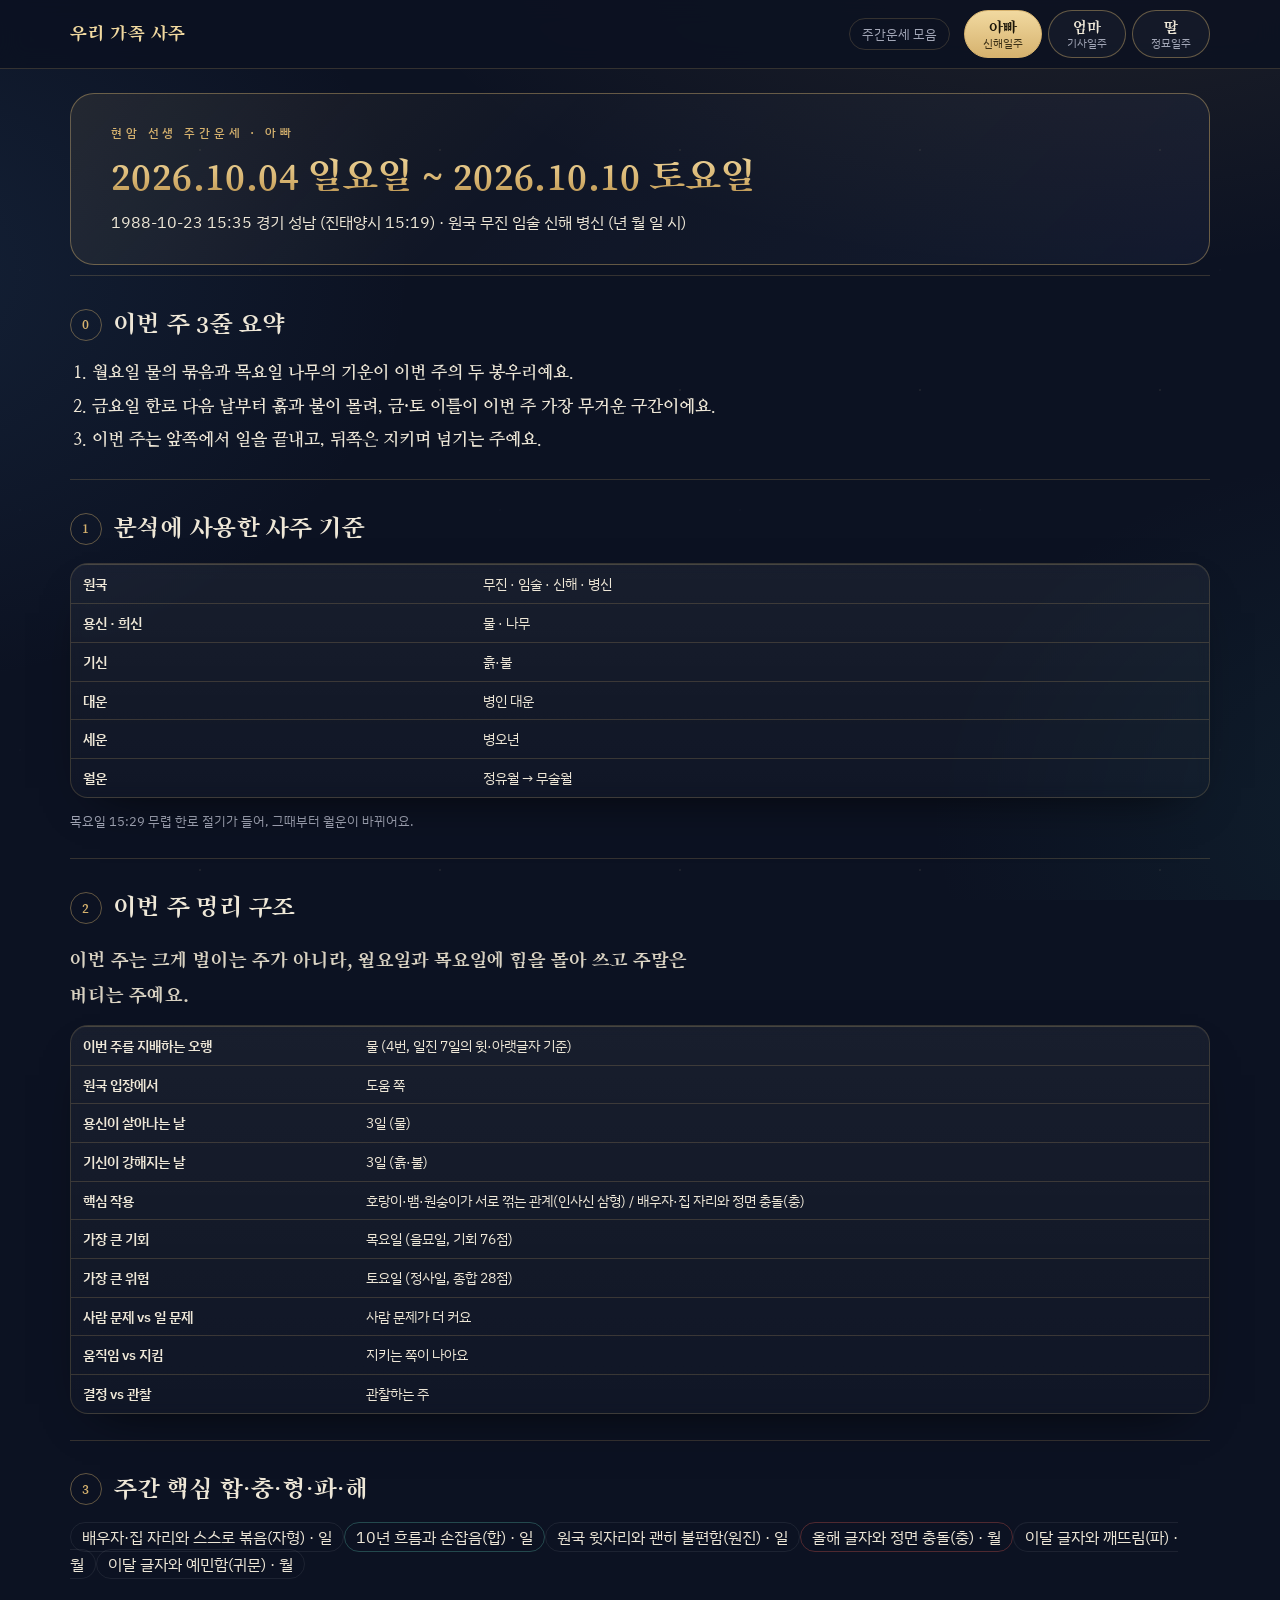
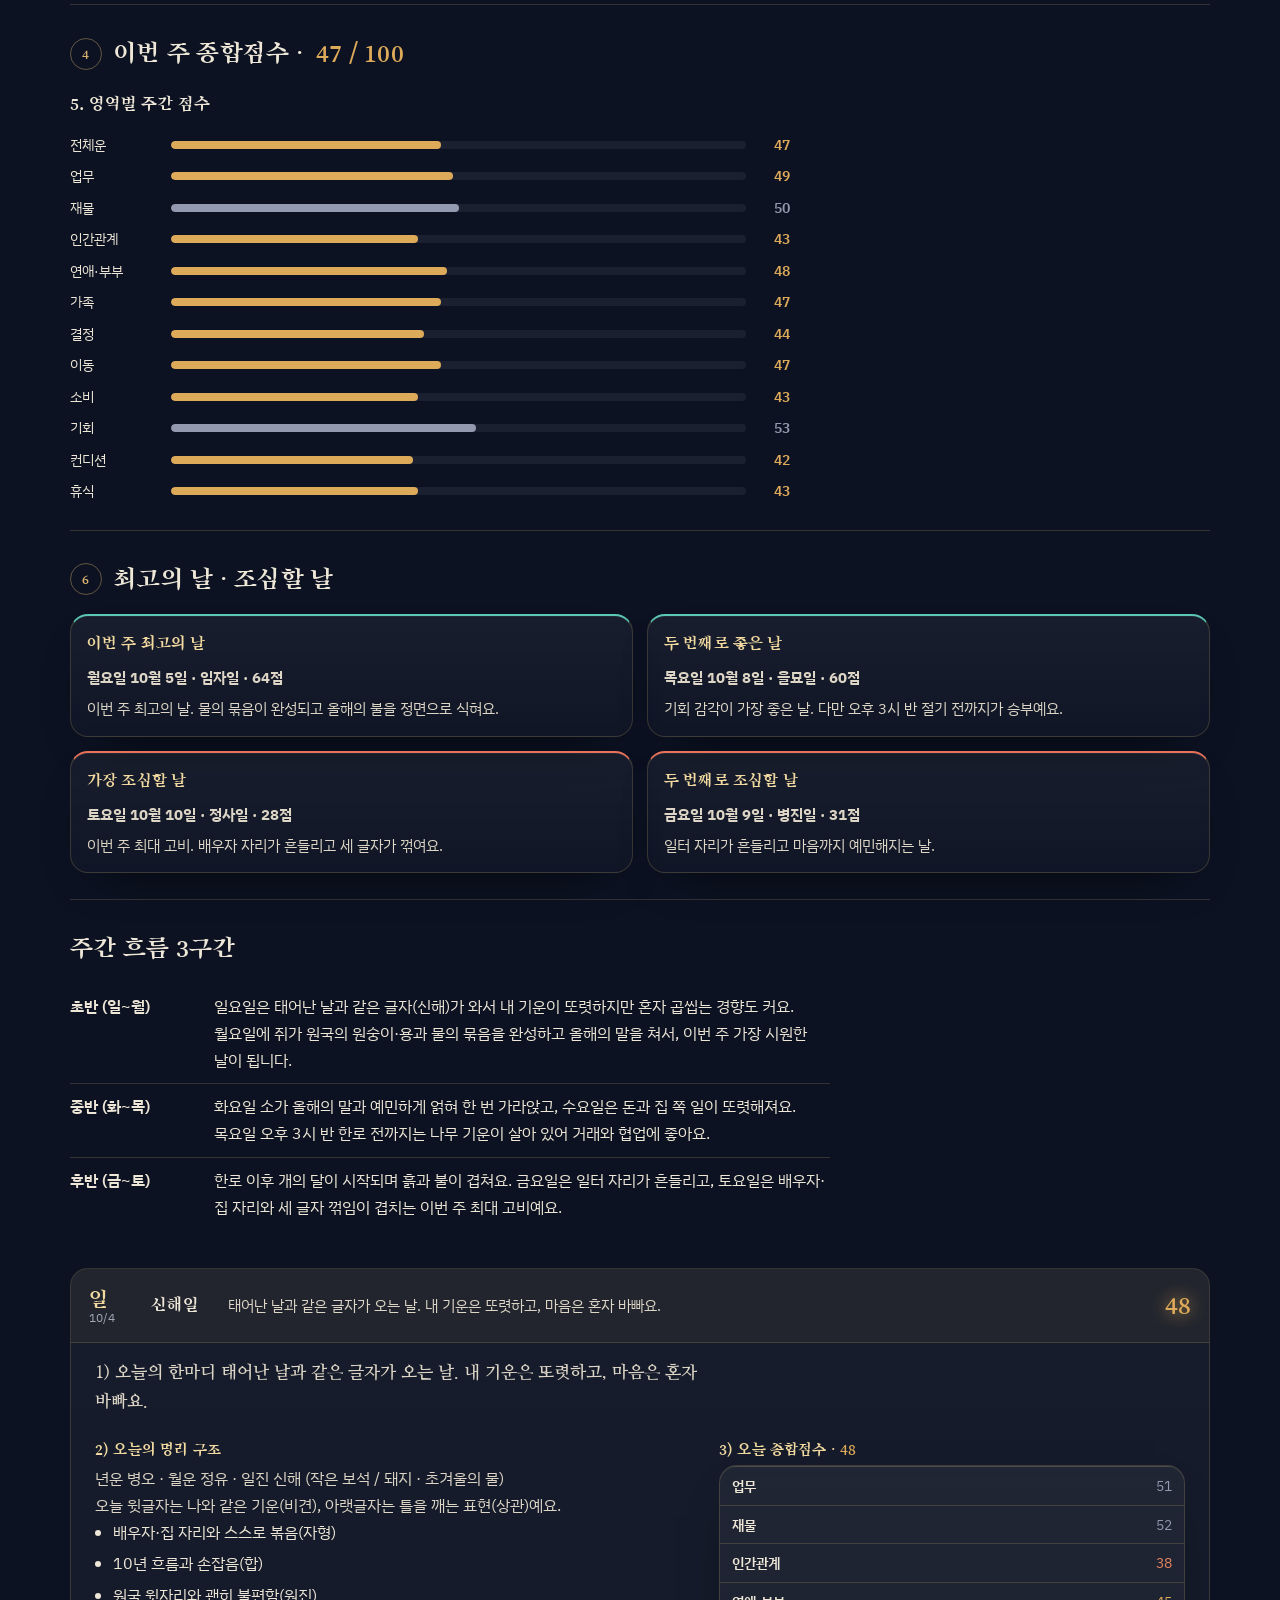
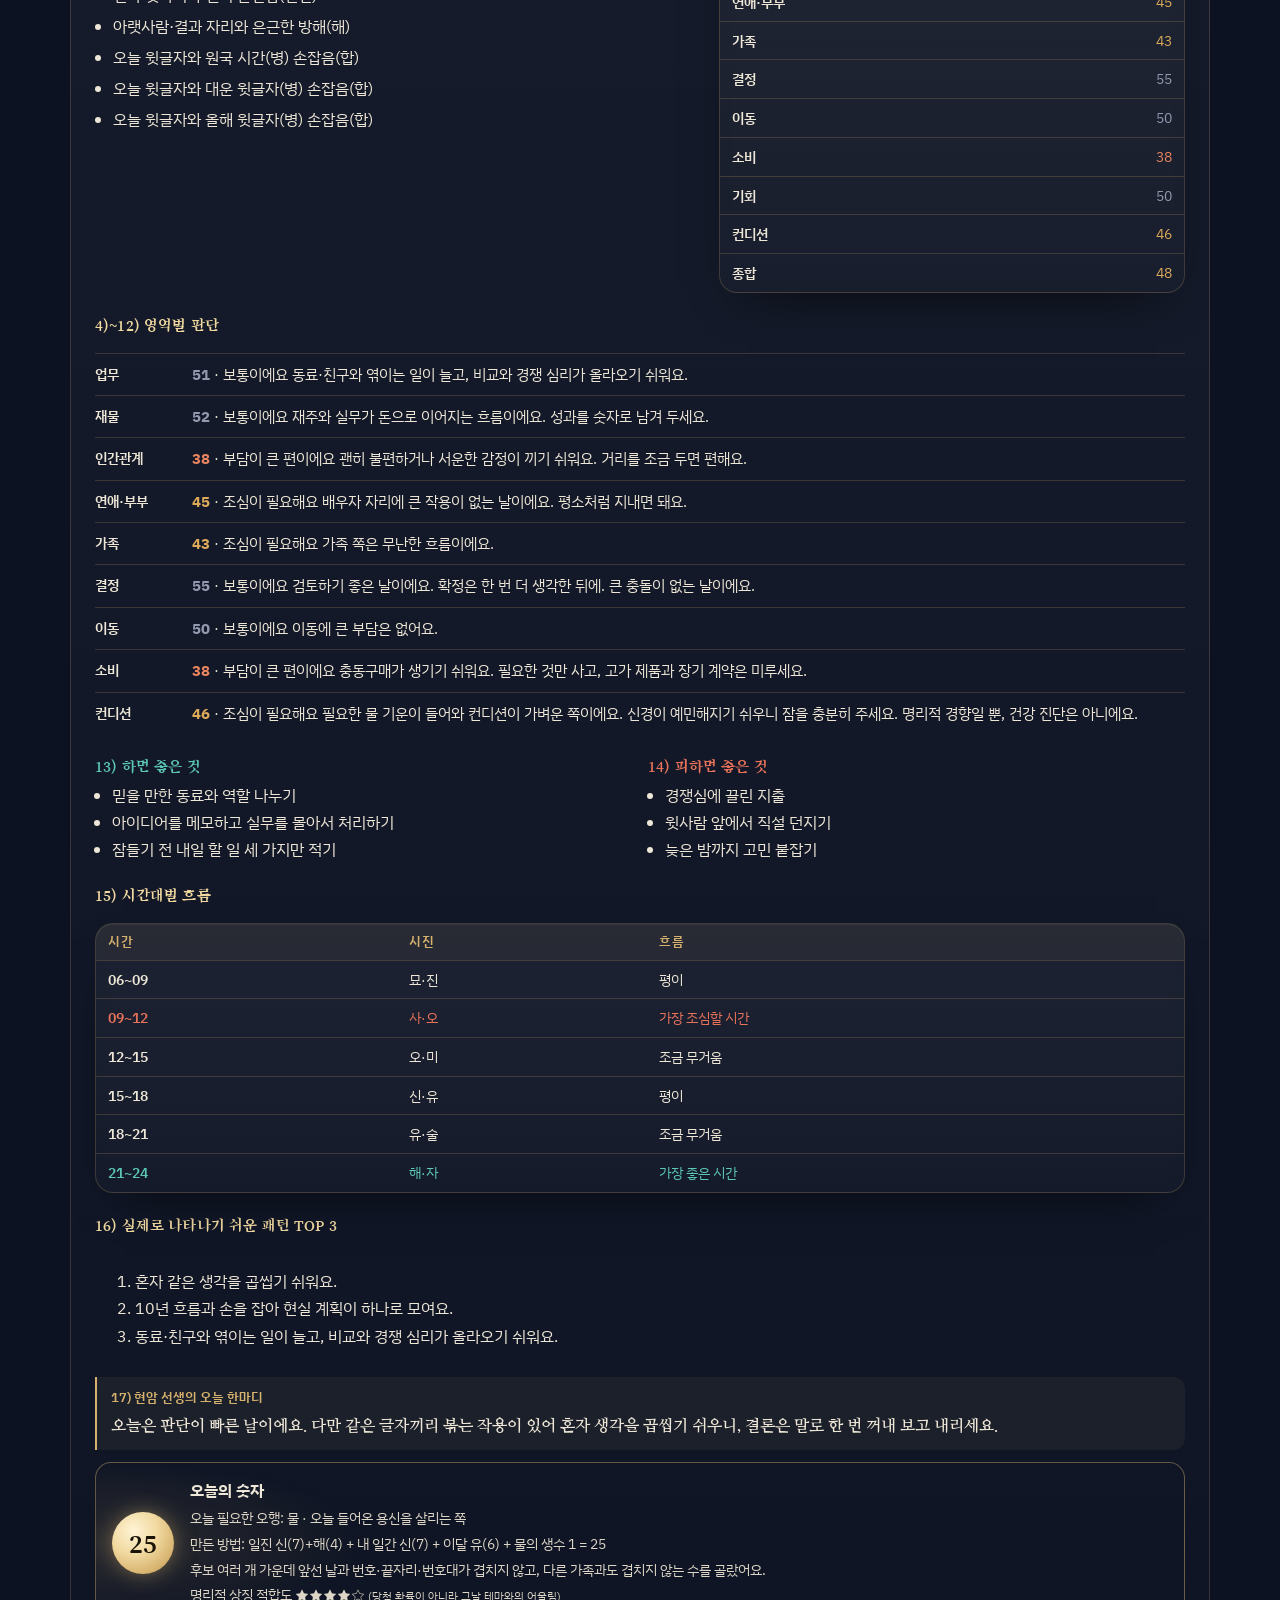
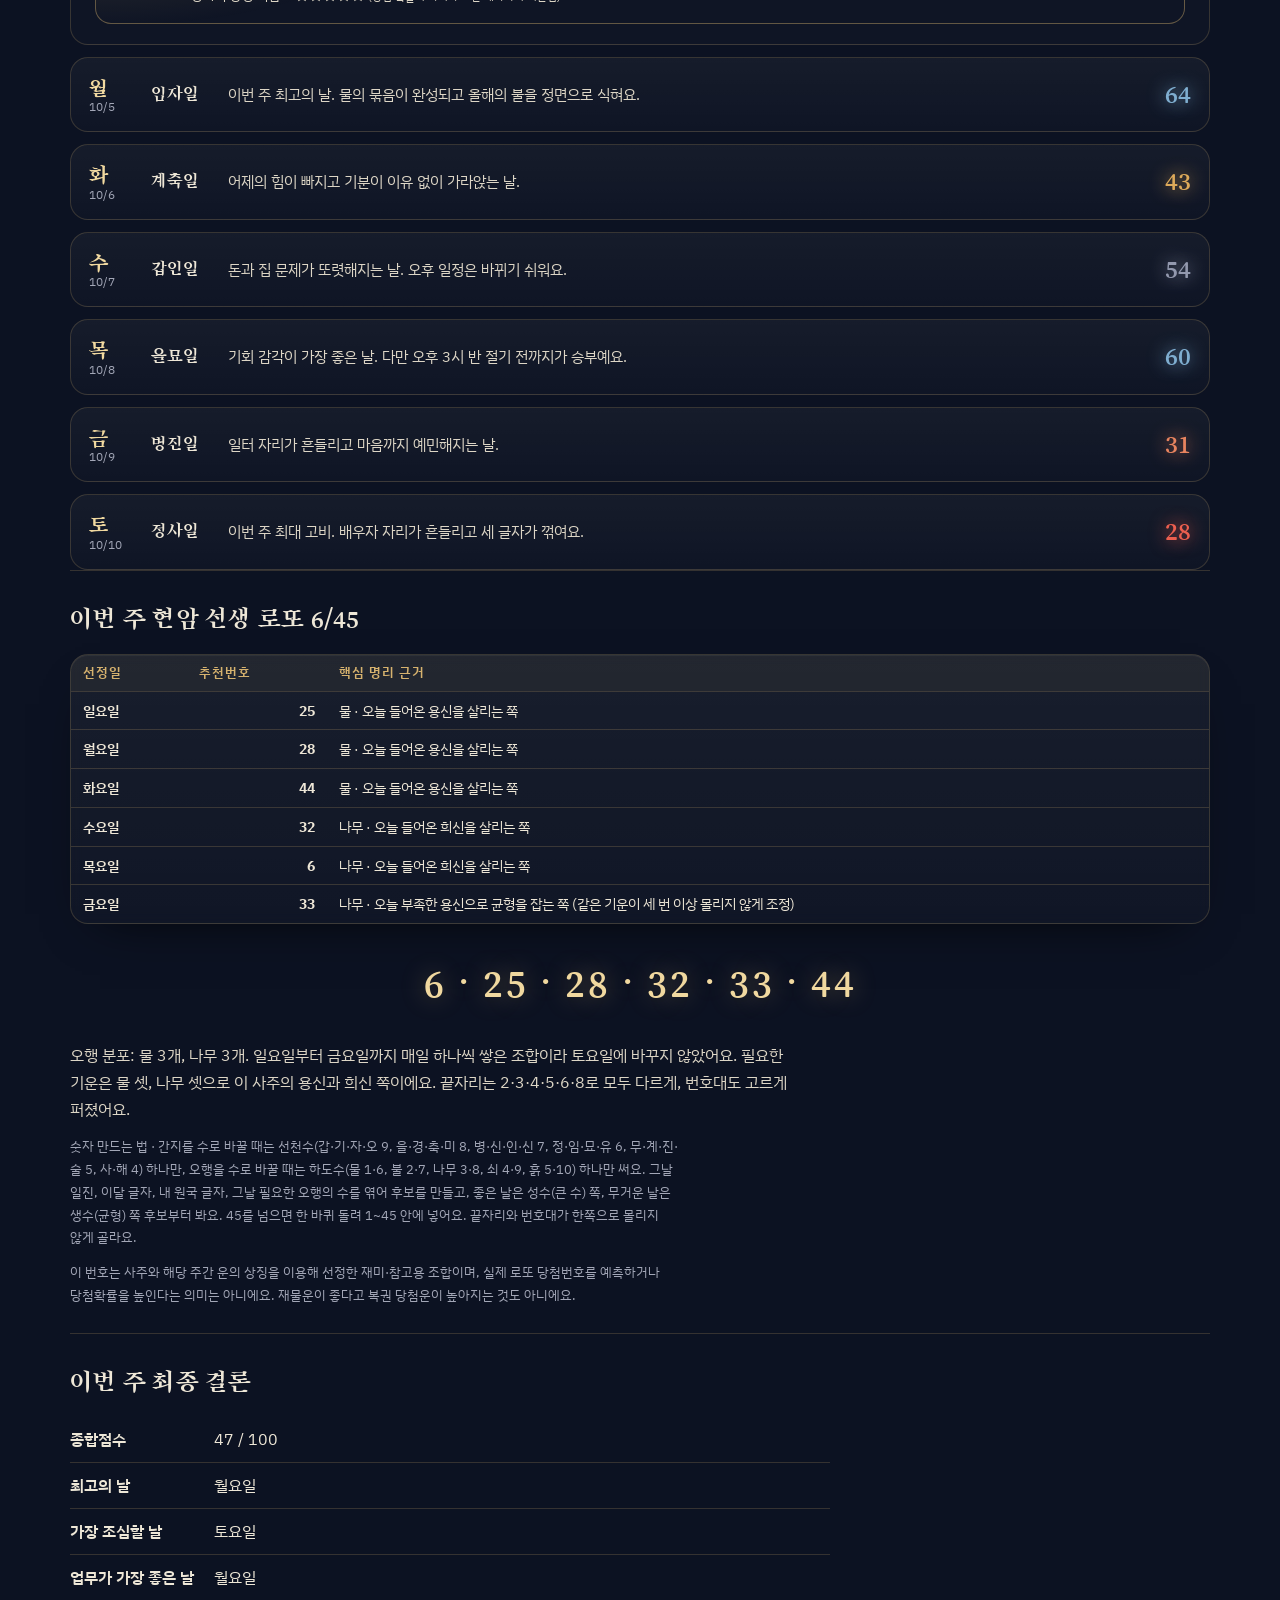
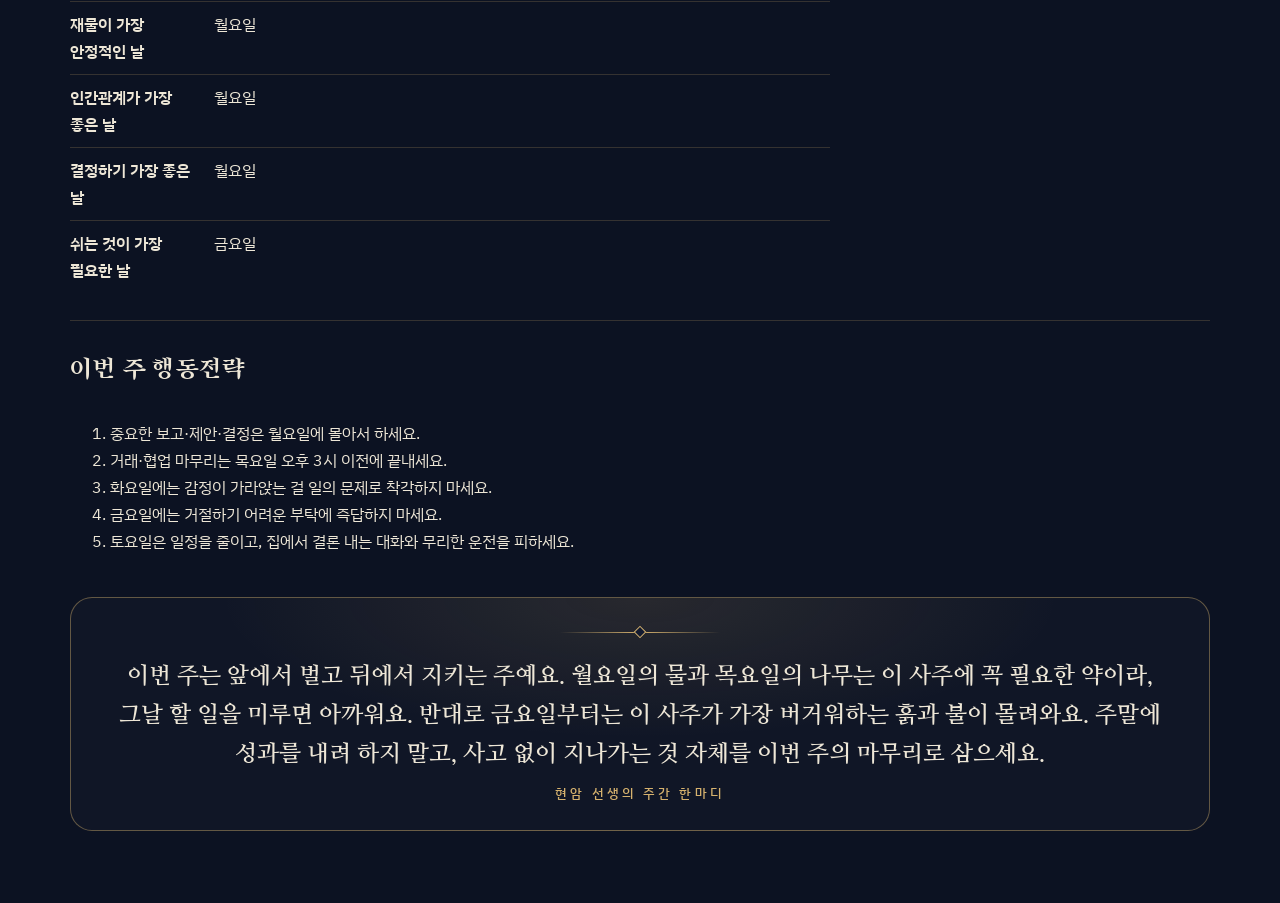
<file: weekly/2026-10-04.html>
<!doctype html>
<html lang="ko"><head><meta charset="utf-8"><meta name="viewport" content="width=device-width, initial-scale=1, viewport-fit=cover"><meta name="robots" content="noindex, nofollow">
<title>현암 선생 주간운세 10월 4일 주</title>
<link rel="preconnect" href="https://fonts.googleapis.com"><link rel="preconnect" href="https://fonts.gstatic.com" crossorigin>
<link rel="stylesheet" href="https://fonts.googleapis.com/css2?family=Song+Myung&family=Nanum+Myeongjo:wght@400;700;800&family=IBM+Plex+Sans+KR:wght@400;500;600&display=swap">
<style>
/* 레이아웃: 밤하늘 먹빛 바탕 위 금박 테두리 카드, 오방색으로 간지를 물들이는 단일 다크 테마 */
:root{
  --paper:#0C1222; --paper2:#121A30; --sheet:rgba(255,255,255,.035); --sheet2:rgba(255,255,255,.06);
  --ink:#EEE7D7; --muted:#A3A7B7; --line:rgba(214,178,110,.20); --line2:rgba(214,178,110,.42);
  --gold:#D6B26E; --gold2:#F1D9A0; --seal:#E8735A; --water:#86C9DA; --water-soft:rgba(134,201,218,.13);
  --g5:#5CC8B4; --g4:#7FAED0; --g3:#9399AE; --g2:#DDAA5A; --g1:#E8845F; --g0:#EC5F4F;
  --chip-good:rgba(92,200,180,.14); --chip-bad:rgba(236,95,79,.15); --chip-mid:rgba(255,255,255,.07);
  --e-wood:#62C795; --e-fire:#F0715A; --e-earth:#E0B25E; --e-metal:#E4E6F0; --e-water:#7C9CF0;
  --display:"Song Myung","Nanum Myeongjo","AppleMyungjo",serif;
  --serif:"Nanum Myeongjo","AppleMyungjo",serif;
  --body:"IBM Plex Sans KR","Apple SD Gothic Neo","Malgun Gothic",sans-serif;
  color-scheme:dark;
}

/* 레이아웃: 왼쪽 고정 목차 + 오른쪽 한 줄 길이 제한 본문. 한지 바탕, 인주(붉은 도장)와 물빛 강조 */
*{box-sizing:border-box}
body{background:var(--paper);color:var(--ink);font-family:var(--body);font-size:15.5px;line-height:1.75;word-break:keep-all}
.wrap{max-width:1180px;margin:0 auto;padding-inline:20px;padding-block:28px 72px}
h1,h2,h3{font-family:var(--display);font-weight:700;text-wrap:balance;margin:0}
.eyebrow{font-size:12px;letter-spacing:.14em;color:var(--muted);font-weight:500}
header.top{display:flex;flex-wrap:wrap;align-items:flex-end;justify-content:space-between;gap:16px;border-bottom:1px solid var(--line);padding-bottom:20px;margin-bottom:28px}
header.top h1{font-size:clamp(28px,5vw,42px);line-height:1.2}
header.top .who{color:var(--muted);font-size:14px}
.seal{display:inline-grid;place-items:center;width:52px;height:52px;border:2px solid var(--seal);color:var(--seal);font-family:var(--display);font-weight:700;font-size:15px;line-height:1.1;text-align:center;border-radius:6px;transform:rotate(-4deg)}
.layout{display:grid;grid-template-columns:220px minmax(0,1fr);gap:40px;align-items:start}
@media (max-width:900px){.layout{grid-template-columns:1fr;gap:20px}}
nav.toc{position:sticky;top:calc(env(safe-area-inset-top,0px) + 16px);max-height:calc(100vh - 32px);overflow-y:auto;font-size:13px;line-height:1.5;padding-right:6px}
nav.toc ol{list-style:none;margin:0;padding:0;display:grid;gap:2px}
nav.toc a{color:var(--muted);text-decoration:none;display:grid;grid-template-columns:2em 1fr;padding:2px 0}
nav.toc a:hover,nav.toc a:focus-visible{color:var(--ink)}
nav.toc a.on{color:var(--seal);font-weight:600}
nav.toc .tt{font-size:12px;letter-spacing:.1em;color:var(--muted);margin-bottom:8px}
@media (max-width:900px){nav.toc{position:static;max-height:none;background:var(--sheet);border:1px solid var(--line);border-radius:4px;padding:12px 14px}
  nav.toc ol{grid-template-columns:repeat(2,minmax(0,1fr));column-gap:12px}}
main{min-width:0;display:grid;gap:0}
section.s{padding-block:30px;border-top:1px solid var(--line);scroll-margin-top:16px;display:grid;gap:14px}
section.s:first-child{border-top:0;padding-top:0}
section.s > h2{font-size:24px;display:flex;gap:12px;align-items:baseline}
section.s > h2 .no{font-family:var(--body);font-size:13px;color:var(--seal);font-weight:600;font-variant-numeric:tabular-nums;min-width:1.8em}
section.s h3{font-size:18px;margin-top:6px}
p{margin:0;max-width:72ch}
.tag{display:inline-block;font-family:var(--body);font-size:11.5px;font-weight:600;letter-spacing:.04em;padding:1px 8px;border-radius:3px;margin-right:6px;vertical-align:2px}
.t-c{background:var(--chip-mid);color:var(--ink)} .t-i{background:var(--water-soft);color:var(--water)} .t-r{background:var(--chip-bad);color:var(--seal)}
.legend{display:flex;flex-wrap:wrap;gap:10px;font-size:13px;color:var(--muted)}
.lead{font-family:var(--display);font-size:clamp(17px,2.2vw,20px);line-height:1.75;max-width:62ch}
.tbl{overflow-x:auto;border:1px solid var(--line);border-radius:4px;background:var(--sheet)}
table{border-collapse:collapse;width:100%;font-size:14px;line-height:1.55}
th,td{padding:8px 12px;text-align:left;vertical-align:top;border-top:1px solid var(--line)}
thead th{border-top:0;font-weight:600;color:var(--muted);font-size:12.5px;letter-spacing:.04em;white-space:nowrap}
tbody th{font-weight:600;white-space:nowrap}
td.num,th.num{font-variant-numeric:tabular-nums;text-align:right;white-space:nowrap}
.pillars{display:grid;grid-template-columns:repeat(4,minmax(0,1fr));gap:8px;max-width:620px}
.pil{background:var(--sheet);border:1px solid var(--line);border-radius:4px;padding:12px 8px;text-align:center;display:grid;gap:4px}
.pil .lab{font-size:12px;color:var(--muted)}
.pil .ch{font-family:var(--display);font-size:clamp(22px,4vw,30px);font-weight:700;line-height:1.15}
.pil .na{font-size:12px;color:var(--muted);line-height:1.35}
.pil .tg{font-size:12px;font-weight:600;color:var(--water)}
.pil.me{border-color:var(--seal)} .pil.me .lab{color:var(--seal)}
.bars{display:grid;gap:8px;max-width:620px}
.bar{display:grid;grid-template-columns:4.5em minmax(0,1fr) 6.5em;gap:10px;align-items:center;font-size:14px}
.bar .tr{height:10px;background:var(--chip-mid);border-radius:2px;overflow:hidden}
.bar .fl{height:100%;border-radius:2px}
.bar .lv{font-size:13px;color:var(--muted)}
.cards{display:grid;grid-template-columns:repeat(2,minmax(0,1fr));gap:14px}
@media (max-width:700px){.cards{grid-template-columns:1fr}}
.card{min-width:0;background:var(--sheet);border:1px solid var(--line);border-radius:4px;padding:14px 16px;display:grid;gap:6px;font-size:14.5px}
.card h4{margin:0;font-family:var(--display);font-size:16.5px}
.card dl{margin:0;display:grid;gap:4px}
.card dl div{display:grid;grid-template-columns:6.5em minmax(0,1fr);gap:8px}
.card dt{color:var(--muted);font-size:13px}
.card dd{margin:0}
.card.good{border-top:3px solid var(--water)} .card.bad{border-top:3px solid var(--seal)}
ul.plain{margin:0;padding-left:1.15em;display:grid;gap:4px;max-width:72ch}
.pair{display:grid;grid-template-columns:minmax(0,1fr);gap:0;max-width:76ch}
.pair div{display:grid;grid-template-columns:8.5em minmax(0,1fr);gap:12px;padding:9px 0;border-top:1px solid var(--line)}
.pair div:first-child{border-top:0}
.pair b{font-weight:600}
@media (max-width:520px){.pair div,.card dl div{grid-template-columns:1fr;gap:2px}}
.lv-s{color:var(--water);font-weight:600} .lv-m{color:var(--muted);font-weight:600} .lv-w{color:var(--seal);font-weight:600}
.score{font-variant-numeric:tabular-nums;font-weight:600}
.saying{font-family:var(--display);font-size:clamp(19px,2.6vw,23px);line-height:1.7;border-left:3px solid var(--seal);padding-left:18px;max-width:56ch;margin:0}
.saying small{display:block;font-family:var(--body);font-size:13px;color:var(--muted);margin-top:8px}
.note{font-size:13px;color:var(--muted);max-width:76ch}
a{color:var(--water)}
a:focus-visible{outline:2px solid var(--water);outline-offset:2px}

/* ===== 사주 홈페이지 테마 덧씌움 ===== */
html{background:var(--paper)}
body{background-color:var(--paper);color:var(--ink);
  background-image:
    radial-gradient(1200px 600px at 85% -10%, rgba(214,178,110,.10), transparent 60%),
    radial-gradient(900px 700px at -10% 30%, rgba(60,110,160,.16), transparent 60%),
    radial-gradient(800px 600px at 110% 90%, rgba(40,120,120,.12), transparent 60%),
    radial-gradient(1.2px 1.2px at 20px 30px, rgba(255,255,255,.55), transparent 60%),
    radial-gradient(1px 1px at 120px 80px, rgba(255,255,255,.35), transparent 60%),
    radial-gradient(1.4px 1.4px at 200px 150px, rgba(241,217,160,.45), transparent 60%),
    radial-gradient(1px 1px at 60px 190px, rgba(255,255,255,.3), transparent 60%);
  background-size:auto,auto,auto,240px 240px,240px 240px,240px 240px,240px 240px;
  background-attachment:fixed}
::selection{background:rgba(214,178,110,.35)}
a{color:var(--gold2)}
h1,h2,h3,h4{font-family:var(--display);font-weight:400;letter-spacing:.01em}
.eyebrow{color:var(--gold);letter-spacing:.32em;font-size:12px}

/* 머리글: 금박 테두리 히어로 */
header.top{position:relative;overflow:hidden;border:1px solid var(--line2);border-radius:24px;padding:clamp(24px,4vw,44px);
  background:linear-gradient(135deg,rgba(214,178,110,.10),rgba(255,255,255,.02) 40%,rgba(124,156,240,.06));
  box-shadow:0 30px 80px -40px rgba(0,0,0,.8), inset 0 1px 0 rgba(255,255,255,.06);align-items:center;margin-bottom:8px}
header.top::before{content:"";position:absolute;inset:10px;border:1px solid var(--line);border-radius:16px;pointer-events:none}
header.top > div:first-child{position:relative;z-index:1;display:grid;gap:10px;min-width:0;flex:1 1 320px}
header.top h1{font-size:clamp(30px,5.4vw,52px);line-height:1.2;
  background:linear-gradient(180deg,var(--gold2),var(--gold) 60%,#B08A48);-webkit-background-clip:text;background-clip:text;color:transparent}
header.top .who{color:var(--muted);font-size:13.5px;line-height:1.7}
.wheel{position:relative;z-index:1;width:clamp(130px,22vw,200px);aspect-ratio:1;max-width:100%;flex:0 0 auto}
.wheel svg{width:100%;height:100%;overflow:visible}
.wheel .spin{transform-origin:100px 100px;animation:spin 160s linear infinite}
.wheel .spin2{transform-origin:100px 100px;animation:spin 90s linear infinite reverse}
@keyframes spin{to{transform:rotate(360deg)}}
@keyframes rise{from{opacity:.0;transform:translateY(10px)}to{opacity:1;transform:none}}
header.top > div:first-child{animation:rise .9s ease-out both}
@media (prefers-reduced-motion:reduce){.wheel .spin,.wheel .spin2,header.top > div:first-child{animation:none}}

/* 섹션 제목 */
section > h2, section.s > h2{font-size:clamp(24px,3.2vw,30px);color:var(--ink);display:flex;align-items:center;gap:14px}
section > h2::before{content:"";width:9px;height:9px;flex:0 0 auto;transform:rotate(45deg);border:1px solid var(--gold);background:rgba(214,178,110,.25)}
section.s > h2::before{display:none}
section.s > h2 .no{display:inline-grid;place-items:center;min-width:34px;height:34px;border:1px solid var(--line2);border-radius:50%;color:var(--gold);font-family:var(--display);font-size:15px;font-weight:400}
section.s{border-top:1px solid var(--line)}
.lead{color:#D9D2C2}
p{color:#DDD6C6}

/* 공통 판넬 */
.panel,.pil,.chartbox,.tbl,.card,.dw,.cell{border-color:var(--line)!important}
.panel,.chartbox,.tbl,.card,.dw{background:linear-gradient(180deg,rgba(255,255,255,.05),rgba(255,255,255,.02));border:1px solid var(--line);border-radius:18px;
  box-shadow:0 20px 50px -30px rgba(0,0,0,.9), inset 0 1px 0 rgba(255,255,255,.05);backdrop-filter:blur(6px)}
.chartbox{padding:18px 14px 8px}

/* 원국 기둥: 오방색 타일 */
.pillars{gap:10px}
.pil{border-radius:18px;padding:16px 8px 14px;background:linear-gradient(180deg,rgba(255,255,255,.06),rgba(255,255,255,.015));border:1px solid var(--line);gap:6px}
.pil .lab{color:var(--gold);letter-spacing:.12em}
.pil .ch{font-family:var(--display);font-size:clamp(30px,5vw,42px);font-weight:400;width:1.6em;height:1.6em;display:grid;place-items:center;margin:2px auto;border-radius:14px;
  background:radial-gradient(circle at 30% 25%,rgba(255,255,255,.12),rgba(255,255,255,.02));border:1px solid rgba(255,255,255,.08)}
.pil .na{color:var(--muted)}
.pil .tg{color:var(--gold2);font-weight:500}
.pil.me{border-color:var(--gold)!important;box-shadow:0 0 0 1px rgba(214,178,110,.35),0 0 40px -10px rgba(214,178,110,.45)}
.pil.me .lab{color:var(--gold2)}
[data-el="wood"]{color:var(--e-wood)!important} [data-el="fire"]{color:var(--e-fire)!important} [data-el="earth"]{color:var(--e-earth)!important}
[data-el="metal"]{color:var(--e-metal)!important} [data-el="water"]{color:var(--e-water)!important}
.pil .ch[data-el]{text-shadow:0 0 18px currentColor}
.pil .ch[data-el="wood"]{border-color:rgba(98,199,149,.35)} .pil .ch[data-el="fire"]{border-color:rgba(240,113,90,.35)}
.pil .ch[data-el="earth"]{border-color:rgba(224,178,94,.35)} .pil .ch[data-el="metal"]{border-color:rgba(228,230,240,.35)} .pil .ch[data-el="water"]{border-color:rgba(124,156,240,.35)}

/* 칩·태그 */
.chip{border-radius:999px;padding:3px 11px;border:1px solid rgba(255,255,255,.07);color:var(--ink)}
.chip.good{border-color:rgba(92,200,180,.3)} .chip.bad{border-color:rgba(236,95,79,.3)}
.med{border:1px solid rgba(255,255,255,.08)} .med.w{color:var(--g5)} .med.b{color:var(--seal)}
.tag{border-radius:999px}
.t-c{background:rgba(255,255,255,.08);color:var(--ink)} .t-i{background:rgba(134,201,218,.14);color:var(--water)} .t-r{background:rgba(232,115,90,.15);color:var(--seal)}

/* 표 */
table{color:var(--ink)}
thead th{color:var(--gold);letter-spacing:.08em;background:rgba(214,178,110,.06)}
th,td{border-top:1px solid var(--line)}
tbody tr:hover td,tbody tr:hover th{background:rgba(255,255,255,.025)}
table.calc th{color:var(--gold)}

/* 점수 숫자 */
.score .n,.meta .sc .n,.yc .n,.score .n{font-family:var(--display);font-weight:400;text-shadow:0 0 24px currentColor}
.ok{color:var(--g5);font-family:var(--display);font-weight:400;font-size:22px}
.ok::before{content:"";width:22px;height:22px;border-radius:50%;border:1px solid var(--g5);background:radial-gradient(circle,rgba(92,200,180,.5),transparent 70%)}

/* 일진 달력 */
.tab{border-color:var(--line2);color:var(--ink);background:transparent;font-family:var(--display);font-size:15px;padding:6px 18px}
.tab[aria-selected="true"]{background:linear-gradient(180deg,var(--gold2),var(--gold));color:#1A1408;border-color:var(--gold)}
.dow{color:var(--gold)} .dow.sun{color:var(--seal)}
.cell{border-radius:12px;background:rgba(255,255,255,.035);border:1px solid var(--line);transition:transform .15s ease,background .15s ease}
.cell:not(.out):not(.empty):hover{transform:translateY(-2px);background:rgba(214,178,110,.08)}
.cell .gz{font-family:var(--display);font-size:13px}
.cell .bar{height:4px;border-radius:99px;box-shadow:0 0 10px currentColor}
.cell[aria-pressed="true"]{outline:none;border-color:var(--gold)!important;box-shadow:0 0 0 1px var(--gold),0 0 24px -6px rgba(214,178,110,.6);background:rgba(214,178,110,.10)}
.cell.today .dn::after{color:var(--gold2)}
.cell .jq{color:var(--gold2)}
.panel{padding:26px clamp(18px,3vw,32px)}
.ph .gzbig{font-family:var(--display);font-weight:400;font-size:36px}
.panel h3{font-family:var(--serif);font-weight:800;font-size:21px;color:var(--gold2)}
.glyph{border-left-width:2px}
.navrow button,.mnav button{border-color:var(--line2);color:var(--ink);background:rgba(255,255,255,.03)}
.navrow button:hover,.mnav button:hover{border-color:var(--gold);color:var(--gold2)}
.mnav{background:rgba(12,18,34,.82);backdrop-filter:blur(10px);border-bottom:1px solid var(--line)}
.mnav .yr{color:var(--gold)}

/* 월운·대운 카드 */
.mcard,.yc{border-top-width:2px;padding:18px;border-radius:18px;background:linear-gradient(180deg,rgba(255,255,255,.05),rgba(255,255,255,.015));border-left:1px solid var(--line);border-right:1px solid var(--line);border-bottom:1px solid var(--line)}
.month{border-top:1px solid var(--line);padding-block:34px}
.meta .gzb{font-family:var(--display);font-weight:400;font-size:46px}
.meta .lab{color:var(--gold);letter-spacing:.12em}
.body h3,.mcard h3,.yc h3{color:var(--gold2)}
.body h3{font-family:var(--serif);font-weight:800}
.strip div{background:rgba(255,255,255,.04);border-radius:8px}
.past{background:rgba(214,178,110,.12);color:var(--gold2);border:1px solid var(--line2)}
.doms div.plan dt{color:var(--gold2)}
.dlink{color:var(--water)} .dlink.bad{color:var(--seal)}

/* 원국 리포트 */
nav.toc a{color:var(--muted)} nav.toc a.on{color:var(--gold2)} nav.toc .tt{color:var(--gold)}
.card.good{border-top:2px solid var(--g5)!important} .card.bad{border-top:2px solid var(--seal)!important}
.card h4{color:var(--gold2)}
.bar .tr{background:rgba(255,255,255,.06);border-radius:99px;height:8px}
.bar .fl{border-radius:99px;box-shadow:0 0 14px currentColor}
.lv-s{color:var(--g5)} .lv-w{color:var(--seal)} .lv-m{color:var(--muted)}

/* 한마디 */
.saying{position:relative;border:1px solid var(--line2);border-left:1px solid var(--line2);border-radius:22px;padding:34px clamp(22px,4vw,46px) 26px;max-width:none;
  background:radial-gradient(600px 200px at 50% 0%,rgba(214,178,110,.12),transparent 70%),rgba(255,255,255,.02);
  font-family:var(--serif);font-weight:700;color:var(--ink);text-align:center}
.saying::before{content:"";display:block;width:160px;height:1px;margin:0 auto 24px;background:linear-gradient(90deg,transparent,var(--gold),transparent)}
.saying::after{content:"";position:absolute;top:34px;left:50%;width:7px;height:7px;transform:translate(-50%,-50%) rotate(45deg);background:var(--paper2);border:1px solid var(--gold)}
.saying small{color:var(--gold);letter-spacing:.24em;font-weight:500}
.notes,.note{color:var(--muted)}
.notes a,.note a{color:var(--gold2)}

.trio{display:grid;grid-template-columns:repeat(3,minmax(0,1fr));gap:18px}
@media (max-width:960px){.trio{grid-template-columns:1fr}}
.person{min-width:0;display:grid;gap:12px;padding:20px 16px;border:1px solid var(--line);border-radius:20px;background:linear-gradient(180deg,rgba(255,255,255,.05),rgba(255,255,255,.015))}
.person .who2{display:flex;justify-content:space-between;align-items:baseline;gap:8px}
.person .who2 h3{font-size:24px}
.person .who2 span{font-size:12.5px;color:var(--muted)}
.person .pillars{grid-template-columns:repeat(4,minmax(0,1fr));max-width:none;gap:6px}
.person .pil{padding:10px 4px;border-radius:14px}
.person .pil .ch{font-size:clamp(24px,3.4vw,32px)}
.person .pil .na{font-size:11px}
.person .ess{font-family:var(--serif);font-weight:700;font-size:16px;line-height:1.6}
.kv{display:grid;gap:6px;font-size:13.5px}
.kv div{display:grid;grid-template-columns:4.6em minmax(0,1fr);gap:8px}
.kv dt{color:var(--gold)} .kv dd{margin:0}
.kv{margin:0}
.triad{background:linear-gradient(180deg,rgba(255,255,255,.04),rgba(255,255,255,.01));border:1px solid var(--line);border-radius:22px;padding:10px;overflow-x:auto}
.triad svg{display:block;width:100%;min-width:560px;height:auto}
.mbars{display:grid;gap:8px;max-width:640px}
.mbar{display:grid;grid-template-columns:3em minmax(0,1fr) 5.5em;gap:10px;align-items:center;font-size:14px}
.mbar .tr{display:flex;height:12px;border-radius:99px;overflow:hidden;background:rgba(255,255,255,.05)}
.mbar .tr span{height:100%}
.mbar .ct{font-size:12.5px;color:var(--muted);font-variant-numeric:tabular-nums}
.keys{display:flex;flex-wrap:wrap;gap:14px;font-size:12.5px;color:var(--muted)}
.keys i{display:inline-block;width:12px;height:12px;border-radius:3px;margin-right:6px;vertical-align:-2px}
.match{display:grid;grid-template-columns:minmax(0,300px) minmax(0,1fr);gap:28px;align-items:start}
@media (max-width:880px){.match{grid-template-columns:1fr}}
.dial{display:grid;place-items:center;gap:6px;padding:22px;border:1px solid var(--line);border-radius:22px;background:radial-gradient(circle at 50% 40%,rgba(214,178,110,.12),transparent 70%)}
.dial svg{width:170px;height:170px}
.dial .nm{font-family:var(--display);font-size:20px;color:var(--gold2)}
.dial .sub{font-size:13px;color:var(--muted);text-align:center}
.areas{display:grid;gap:7px}
.area{display:grid;grid-template-columns:7.5em minmax(0,1fr) 2.4em;gap:10px;align-items:center;font-size:13.5px}
.area .tr{height:8px;border-radius:99px;background:rgba(255,255,255,.06);overflow:hidden}
.area .fl{height:100%;border-radius:99px}
.area b{font-variant-numeric:tabular-nums;text-align:right;font-weight:600}
.flow{overflow-x:auto;border:1px solid var(--line);border-radius:18px}
.famnav{position:sticky;top:env(safe-area-inset-top,0px);z-index:20;background:rgba(12,18,34,.88);backdrop-filter:blur(12px);border-bottom:1px solid var(--line)}
.famnav .in{max-width:1180px;margin:0 auto;padding:10px 20px;display:flex;align-items:center;gap:14px;flex-wrap:wrap}
.famnav .brand{font-family:var(--display);color:var(--gold2);font-size:19px;margin-right:auto;letter-spacing:.04em}
.famnav [role=tablist]{display:flex;gap:6px;flex-wrap:wrap}
.famnav button{font:inherit;cursor:pointer;display:grid;gap:0;text-align:center;padding:6px 18px;border-radius:999px;border:1px solid var(--line2);background:rgba(255,255,255,.03);color:var(--ink);line-height:1.25}
.famnav button b{font-family:var(--display);font-weight:400;font-size:16px}
.famnav button small{font-size:11px;color:var(--muted)}
.famnav button[aria-selected=true]{background:linear-gradient(180deg,var(--gold2),var(--gold));border-color:var(--gold);color:#1A1408}
.famnav button[aria-selected=true] small{color:#3A2E14}
.famnav button:focus-visible{outline:2px solid var(--water);outline-offset:2px}
nav.toc{top:calc(env(safe-area-inset-top,0px) + 76px)!important;max-height:calc(100vh - 96px)!important}
section.s{scroll-margin-top:84px}
@media (max-width:600px){.famnav .brand{width:100%}.famnav button{padding:5px 14px}}

body{margin:0;font-family:var(--body)}img{max-width:100%}[hidden]{display:none!important}
/* ===== 주간운세 ===== */
.famnav .back{color:var(--muted);text-decoration:none;font-size:13px;border:1px solid var(--line);border-radius:999px;padding:4px 12px}
.famnav .back:hover{color:var(--gold2);border-color:var(--gold)}
.famnav a.brand{text-decoration:none}
.wrap{display:grid;gap:0;padding-block:24px 72px}
.wk-head{display:grid;gap:8px;padding:28px clamp(18px,4vw,40px);border:1px solid var(--line2);border-radius:24px;margin-bottom:10px;
  background:linear-gradient(135deg,rgba(214,178,110,.10),rgba(255,255,255,.02) 40%,rgba(124,156,240,.06))}
.wk-head h1{font-size:clamp(24px,4.4vw,40px);background:linear-gradient(180deg,var(--gold2),var(--gold) 60%,#B08A48);-webkit-background-clip:text;background-clip:text;color:transparent;line-height:1.25}
section.wk{padding-block:26px;border-top:1px solid var(--line);display:grid;gap:12px}
section.wk > h2{font-size:clamp(21px,3vw,26px);display:flex;gap:12px;align-items:center}
section.wk > h2 .no{display:inline-grid;place-items:center;min-width:32px;height:32px;border:1px solid var(--line2);border-radius:50%;color:var(--gold);font-family:var(--display);font-size:14px}
section.wk > h2::before{display:none}
.sum3{margin:0;padding-left:1.3em;display:grid;gap:6px;font-family:var(--serif);font-weight:700;font-size:17px;line-height:1.6}
.areas{display:grid;gap:7px;max-width:720px}
.area{display:grid;grid-template-columns:6.5em minmax(0,1fr) 2.4em;gap:10px;align-items:center;font-size:14px}
.area .tr{height:8px;border-radius:99px;background:rgba(255,255,255,.06);overflow:hidden}
.area .fl{height:100%;border-radius:99px}
.area b{font-variant-numeric:tabular-nums;text-align:right}
details.day{border:1px solid var(--line);border-radius:18px;margin-top:12px;background:linear-gradient(180deg,rgba(255,255,255,.045),rgba(255,255,255,.015));overflow:hidden}
details.day > summary{list-style:none;cursor:pointer;display:grid;grid-template-columns:3.2em 4.2em minmax(0,1fr) 2.6em;gap:12px;align-items:center;padding:14px 18px}
details.day > summary::-webkit-details-marker{display:none}
details.day[open] > summary{border-bottom:1px solid var(--line);background:rgba(214,178,110,.06)}
.dl{display:grid;line-height:1.1}.dl b{font-family:var(--display);font-size:22px;font-weight:400;color:var(--gold2)}.dl small{color:var(--muted);font-size:12px}
.dg{font-family:var(--display);font-size:18px}
.dh{font-size:14.5px;color:#DDD6C6;min-width:0}
.ds{font-family:var(--display);font-size:26px;text-align:right;text-shadow:0 0 18px currentColor}
.dbody{padding:16px clamp(14px,3vw,24px) 20px;display:grid;gap:12px}
.dbody h4{margin:6px 0 2px;font-family:var(--display);font-weight:400;font-size:16px;color:var(--gold2)}
.dkey{font-family:var(--serif);font-weight:700;font-size:16.5px}
.dgrid{display:grid;grid-template-columns:minmax(0,1.3fr) minmax(0,1fr);gap:18px}
@media (max-width:760px){.dgrid{grid-template-columns:1fr}details.day > summary{grid-template-columns:2.8em 3.8em minmax(0,1fr) 2.4em;gap:8px;padding:12px}}
.doms{display:grid;margin:0}
.doms div{display:grid;grid-template-columns:5.6em minmax(0,1fr);gap:10px;padding:8px 0;border-top:1px solid var(--line)}
.doms dt{font-weight:600;font-size:14px}.doms dd{margin:0;font-size:14.5px}
.todo{display:grid;grid-template-columns:1fr 1fr;gap:16px}
@media (max-width:520px){.todo{grid-template-columns:1fr}}
.todo ul{margin:0;padding-left:1.1em}
.todo .y h4{color:var(--g5)}.todo .n h4{color:var(--seal)}
tr.best th,tr.best td{color:var(--g5)} tr.worst th,tr.worst td{color:var(--seal)}
.dsay{margin:0;border-left:2px solid var(--gold);padding:10px 14px;background:rgba(214,178,110,.06);border-radius:0 12px 12px 0;font-family:var(--serif);font-weight:700}
.dsay b{display:block;font-family:var(--body);font-size:12.5px;color:var(--gold);font-weight:600;margin-bottom:4px}
.lotto{display:grid;grid-template-columns:auto minmax(0,1fr);gap:16px;align-items:center;border:1px solid var(--line2);border-radius:16px;padding:14px 16px;background:radial-gradient(400px 120px at 0% 50%,rgba(214,178,110,.14),transparent 70%)}
.lotto p{margin:2px 0;font-size:13.5px}
.ball{width:62px;height:62px;border-radius:50%;display:grid;place-items:center;font-family:var(--display);font-size:28px;color:#1A1408;
  background:radial-gradient(circle at 35% 30%,#FFF4D6,var(--gold2) 40%,var(--gold) 75%,#9C7A3C);box-shadow:0 0 24px -4px rgba(214,178,110,.7)}
.final{font-family:var(--display);font-size:clamp(28px,5vw,40px);color:var(--gold2);text-align:center;letter-spacing:.06em;padding:12px;text-shadow:0 0 24px rgba(214,178,110,.4)}
.wklist{display:grid;gap:10px;margin-top:14px}
.wkitem{display:flex;flex-wrap:wrap;justify-content:space-between;gap:10px;align-items:center;padding:16px 18px;border:1px solid var(--line);border-radius:16px;text-decoration:none;color:var(--ink);background:rgba(255,255,255,.035)}
.wkitem:hover{border-color:var(--gold);background:rgba(214,178,110,.08)}
.wr{font-family:var(--display);font-size:18px;color:var(--gold2)}
.wp{display:flex;gap:14px}.ps{display:flex;gap:6px;align-items:baseline;font-size:13px}.ps i{font-style:normal;font-family:var(--display);font-size:18px}
</style></head><body>
<nav class="famnav" aria-label="가족 선택"><div class="in"><a class="brand" href="../index.html">우리 가족 사주</a><a class="back" href="index.html">주간운세 모음</a><div role="tablist"><button role="tab" data-key="dad" aria-selected="true"><b>아빠</b><small>신해일주</small></button><button role="tab" data-key="mom" aria-selected="false"><b>엄마</b><small>기사일주</small></button><button role="tab" data-key="daughter" aria-selected="false"><b>딸</b><small>정묘일주</small></button></div></div></nav>
<div class="person-pane" data-key="dad"><div class="wrap"><header class="wk-head"><div class="eyebrow">현암 선생 주간운세 · 아빠</div><h1>2026.10.04 일요일 ~ 2026.10.10 토요일</h1><div class="who">1988-10-23 15:35 경기 성남 (진태양시 15:19) · 원국 무진 임술 신해 병신 (년 월 일 시)</div></header>
<section class="wk"><h2><span class="no">0</span>이번 주 3줄 요약</h2><ol class="sum3"><li>월요일 물의 묶음과 목요일 나무의 기운이 이번 주의 두 봉우리예요.</li><li>금요일 한로 다음 날부터 흙과 불이 몰려, 금·토 이틀이 이번 주 가장 무거운 구간이에요.</li><li>이번 주는 앞쪽에서 일을 끝내고, 뒤쪽은 지키며 넘기는 주예요.</li></ol></section>
<section class="wk"><h2><span class="no">1</span>분석에 사용한 사주 기준</h2><div class="tbl"><table><tbody><tr><th>원국</th><td>무진 · 임술 · 신해 · 병신</td></tr><tr><th>용신 · 희신</th><td>물 · 나무</td></tr><tr><th>기신</th><td>흙·불</td></tr><tr><th>대운</th><td>병인 대운</td></tr><tr><th>세운</th><td>병오년</td></tr><tr><th>월운</th><td>정유월 → 무술월</td></tr></tbody></table></div><p class='note'>목요일 15:29 무렵 한로 절기가 들어, 그때부터 월운이 바뀌어요.</p></section>
<section class="wk"><h2><span class="no">2</span>이번 주 명리 구조</h2><p class="lead">이번 주는 크게 벌이는 주가 아니라, 월요일과 목요일에 힘을 몰아 쓰고 주말은 버티는 주예요.</p><div class="tbl"><table><tbody><tr><th>이번 주를 지배하는 오행</th><td>물 (4번, 일진 7일의 윗·아랫글자 기준)</td></tr><tr><th>원국 입장에서</th><td>도움 쪽</td></tr><tr><th>용신이 살아나는 날</th><td>3일 (물)</td></tr><tr><th>기신이 강해지는 날</th><td>3일 (흙·불)</td></tr><tr><th>핵심 작용</th><td>호랑이·뱀·원숭이가 서로 꺾는 관계(인사신 삼형) / 배우자·집 자리와 정면 충돌(충)</td></tr><tr><th>가장 큰 기회</th><td>목요일 (을묘일, 기회 76점)</td></tr><tr><th>가장 큰 위험</th><td>토요일 (정사일, 종합 28점)</td></tr><tr><th>사람 문제 vs 일 문제</th><td>사람 문제가 더 커요</td></tr><tr><th>움직임 vs 지킴</th><td>지키는 쪽이 나아요</td></tr><tr><th>결정 vs 관찰</th><td>관찰하는 주</td></tr></tbody></table></div></section>
<section class="wk"><h2><span class="no">3</span>주간 핵심 합·충·형·파·해</h2><div class="chips"><span class="chip mid">배우자·집 자리와 스스로 볶음(자형) · 일</span><span class="chip good">10년 흐름과 손잡음(합) · 일</span><span class="chip mid">원국 윗자리와 괜히 불편함(원진) · 일</span><span class="chip bad">올해 글자와 정면 충돌(충) · 월</span><span class="chip mid">이달 글자와 깨뜨림(파) · 월</span><span class="chip mid">이달 글자와 예민함(귀문) · 월</span></div></section>
<section class="wk"><h2><span class="no">4</span>이번 주 종합점수 · <span style="color:var(--g2)">47 / 100</span></h2><h3>5. 영역별 주간 점수</h3><div class="areas"><div class="area"><span>전체운</span><div class="tr"><div class="fl" style="width:47%;background:var(--g2)"></div></div><b style="color:var(--g2)">47</b></div><div class="area"><span>업무</span><div class="tr"><div class="fl" style="width:49%;background:var(--g2)"></div></div><b style="color:var(--g2)">49</b></div><div class="area"><span>재물</span><div class="tr"><div class="fl" style="width:50%;background:var(--g3)"></div></div><b style="color:var(--g3)">50</b></div><div class="area"><span>인간관계</span><div class="tr"><div class="fl" style="width:43%;background:var(--g2)"></div></div><b style="color:var(--g2)">43</b></div><div class="area"><span>연애·부부</span><div class="tr"><div class="fl" style="width:48%;background:var(--g2)"></div></div><b style="color:var(--g2)">48</b></div><div class="area"><span>가족</span><div class="tr"><div class="fl" style="width:47%;background:var(--g2)"></div></div><b style="color:var(--g2)">47</b></div><div class="area"><span>결정</span><div class="tr"><div class="fl" style="width:44%;background:var(--g2)"></div></div><b style="color:var(--g2)">44</b></div><div class="area"><span>이동</span><div class="tr"><div class="fl" style="width:47%;background:var(--g2)"></div></div><b style="color:var(--g2)">47</b></div><div class="area"><span>소비</span><div class="tr"><div class="fl" style="width:43%;background:var(--g2)"></div></div><b style="color:var(--g2)">43</b></div><div class="area"><span>기회</span><div class="tr"><div class="fl" style="width:53%;background:var(--g3)"></div></div><b style="color:var(--g3)">53</b></div><div class="area"><span>컨디션</span><div class="tr"><div class="fl" style="width:42%;background:var(--g2)"></div></div><b style="color:var(--g2)">42</b></div><div class="area"><span>휴식</span><div class="tr"><div class="fl" style="width:43%;background:var(--g2)"></div></div><b style="color:var(--g2)">43</b></div></div></section>
<section class="wk"><h2><span class="no">6</span>최고의 날 · 조심할 날</h2><div class="cards"><div class="card good"><h4>이번 주 최고의 날</h4><p><b>월요일 10월 5일 · 임자일 · 64점</b></p><p>이번 주 최고의 날. 물의 묶음이 완성되고 올해의 불을 정면으로 식혀요.</p></div><div class="card good"><h4>두 번째로 좋은 날</h4><p><b>목요일 10월 8일 · 을묘일 · 60점</b></p><p>기회 감각이 가장 좋은 날. 다만 오후 3시 반 절기 전까지가 승부예요.</p></div><div class="card bad"><h4>가장 조심할 날</h4><p><b>토요일 10월 10일 · 정사일 · 28점</b></p><p>이번 주 최대 고비. 배우자 자리가 흔들리고 세 글자가 꺾여요.</p></div><div class="card bad"><h4>두 번째로 조심할 날</h4><p><b>금요일 10월 9일 · 병진일 · 31점</b></p><p>일터 자리가 흔들리고 마음까지 예민해지는 날.</p></div></div></section>
<section class="wk"><h2>주간 흐름 3구간</h2><div class="pair"><div><b>초반 (일~월)</b><span>일요일은 태어난 날과 같은 글자(신해)가 와서 내 기운이 또렷하지만 혼자 곱씹는 경향도 커요. 월요일에 쥐가 원국의 원숭이·용과 물의 묶음을 완성하고 올해의 말을 쳐서, 이번 주 가장 시원한 날이 됩니다.</span></div><div><b>중반 (화~목)</b><span>화요일 소가 올해의 말과 예민하게 얽혀 한 번 가라앉고, 수요일은 돈과 집 쪽 일이 또렷해져요. 목요일 오후 3시 반 한로 전까지는 나무 기운이 살아 있어 거래와 협업에 좋아요.</span></div><div><b>후반 (금~토)</b><span>한로 이후 개의 달이 시작되며 흙과 불이 겹쳐요. 금요일은 일터 자리가 흔들리고, 토요일은 배우자·집 자리와 세 글자 꺾임이 겹치는 이번 주 최대 고비예요.</span></div></div></section>
<details class="day" open><summary><span class="dl"><b>일</b><small>10/4</small></span><span class="dg">신해일</span><span class="dh">태어난 날과 같은 글자가 오는 날. 내 기운은 또렷하고, 마음은 혼자 바빠요.</span><span class="ds" style="color:var(--g2)">48</span></summary>
<div class="dbody">
<p class="dkey"><b>1) 오늘의 한마디</b> 태어난 날과 같은 글자가 오는 날. 내 기운은 또렷하고, 마음은 혼자 바빠요.</p>
<div class="dgrid"><div><h4>2) 오늘의 명리 구조</h4><p>년운 병오 · 월운 정유 · 일진 신해 (작은 보석 / 돼지 · 초겨울의 물)</p><p>오늘 윗글자는 나와 같은 기운(비견), 아랫글자는 틀을 깨는 표현(상관)예요.</p><ul class="plain"><li>배우자·집 자리와 스스로 볶음(자형)</li><li>10년 흐름과 손잡음(합)</li><li>원국 윗자리와 괜히 불편함(원진)</li><li>아랫사람·결과 자리와 은근한 방해(해)</li><li>오늘 윗글자와 원국 시간(병) 손잡음(합)</li><li>오늘 윗글자와 대운 윗글자(병) 손잡음(합)</li><li>오늘 윗글자와 올해 윗글자(병) 손잡음(합)</li></ul></div>
<div><h4>3) 오늘 종합점수 · <span style="color:var(--g2)">48</span></h4><div class="tbl"><table><tbody><tr><th>업무</th><td class="num" style="color:var(--g3)">51</td></tr><tr><th>재물</th><td class="num" style="color:var(--g3)">52</td></tr><tr><th>인간관계</th><td class="num" style="color:var(--g1)">38</td></tr><tr><th>연애·부부</th><td class="num" style="color:var(--g2)">45</td></tr><tr><th>가족</th><td class="num" style="color:var(--g2)">43</td></tr><tr><th>결정</th><td class="num" style="color:var(--g3)">55</td></tr><tr><th>이동</th><td class="num" style="color:var(--g3)">50</td></tr><tr><th>소비</th><td class="num" style="color:var(--g1)">38</td></tr><tr><th>기회</th><td class="num" style="color:var(--g3)">50</td></tr><tr><th>컨디션</th><td class="num" style="color:var(--g2)">46</td></tr><tr><th>종합</th><td class="num" style="color:var(--g2)">48</td></tr></tbody></table></div></div></div>
<h4>4)~12) 영역별 판단</h4><dl class="doms"><div><dt>업무</dt><dd><b style="color:var(--g3)">51</b> · 보통이에요 동료·친구와 엮이는 일이 늘고, 비교와 경쟁 심리가 올라오기 쉬워요.</dd></div><div><dt>재물</dt><dd><b style="color:var(--g3)">52</b> · 보통이에요 재주와 실무가 돈으로 이어지는 흐름이에요. 성과를 숫자로 남겨 두세요.</dd></div><div><dt>인간관계</dt><dd><b style="color:var(--g1)">38</b> · 부담이 큰 편이에요 괜히 불편하거나 서운한 감정이 끼기 쉬워요. 거리를 조금 두면 편해요.</dd></div><div><dt>연애·부부</dt><dd><b style="color:var(--g2)">45</b> · 조심이 필요해요 배우자 자리에 큰 작용이 없는 날이에요. 평소처럼 지내면 돼요.</dd></div><div><dt>가족</dt><dd><b style="color:var(--g2)">43</b> · 조심이 필요해요 가족 쪽은 무난한 흐름이에요.</dd></div><div><dt>결정</dt><dd><b style="color:var(--g3)">55</b> · 보통이에요 검토하기 좋은 날이에요. 확정은 한 번 더 생각한 뒤에. 큰 충돌이 없는 날이에요.</dd></div><div><dt>이동</dt><dd><b style="color:var(--g3)">50</b> · 보통이에요 이동에 큰 부담은 없어요.</dd></div><div><dt>소비</dt><dd><b style="color:var(--g1)">38</b> · 부담이 큰 편이에요 충동구매가 생기기 쉬워요. 필요한 것만 사고, 고가 제품과 장기 계약은 미루세요.</dd></div><div><dt>컨디션</dt><dd><b style="color:var(--g2)">46</b> · 조심이 필요해요 필요한 물 기운이 들어와 컨디션이 가벼운 쪽이에요. 신경이 예민해지기 쉬우니 잠을 충분히 주세요. 명리적 경향일 뿐, 건강 진단은 아니에요.</dd></div></dl>
<div class="todo"><div class="y"><h4>13) 하면 좋은 것</h4><ul><li>믿을 만한 동료와 역할 나누기</li><li>아이디어를 메모하고 실무를 몰아서 처리하기</li><li>잠들기 전 내일 할 일 세 가지만 적기</li></ul></div><div class="n"><h4>14) 피하면 좋은 것</h4><ul><li>경쟁심에 끌린 지출</li><li>윗사람 앞에서 직설 던지기</li><li>늦은 밤까지 고민 붙잡기</li></ul></div></div>
<h4>15) 시간대별 흐름</h4><div class="tbl"><table><thead><tr><th>시간</th><th>시진</th><th>흐름</th></tr></thead><tbody><tr class=""><th>06~09</th><td>묘·진</td><td>평이</td></tr><tr class="worst"><th>09~12</th><td>사·오</td><td>가장 조심할 시간</td></tr><tr class=""><th>12~15</th><td>오·미</td><td>조금 무거움</td></tr><tr class=""><th>15~18</th><td>신·유</td><td>평이</td></tr><tr class=""><th>18~21</th><td>유·술</td><td>조금 무거움</td></tr><tr class="best"><th>21~24</th><td>해·자</td><td>가장 좋은 시간</td></tr></tbody></table></div>
<h4>16) 실제로 나타나기 쉬운 패턴 TOP 3</h4><ol class="plain"><li>혼자 같은 생각을 곱씹기 쉬워요.</li><li>10년 흐름과 손을 잡아 현실 계획이 하나로 모여요.</li><li>동료·친구와 엮이는 일이 늘고, 비교와 경쟁 심리가 올라오기 쉬워요.</li></ol>
<blockquote class="dsay"><b>17) 현암 선생의 오늘 한마디</b> 오늘은 판단이 빠른 날이에요. 다만 같은 글자끼리 볶는 작용이 있어 혼자 생각을 곱씹기 쉬우니, 결론은 말로 한 번 꺼내 보고 내리세요.</blockquote>
<div class="lotto"><div class="ball">25</div><div><b>오늘의 숫자</b><p>오늘 필요한 오행: 물 · 오늘 들어온 용신을 살리는 쪽</p><p>만든 방법: 일진 신(7)+해(4) + 내 일간 신(7) + 이달 유(6) + 물의 생수 1 = 25</p><p>후보 여러 개 가운데 앞선 날과 번호·끝자리·번호대가 겹치지 않고, 다른 가족과도 겹치지 않는 수를 골랐어요.</p><p>명리적 상징 적합도 ★★★★☆ <small>(당첨 확률이 아니라 그날 테마와의 어울림)</small></p></div></div>
</div></details>
<details class="day"><summary><span class="dl"><b>월</b><small>10/5</small></span><span class="dg">임자일</span><span class="dh">이번 주 최고의 날. 물의 묶음이 완성되고 올해의 불을 정면으로 식혀요.</span><span class="ds" style="color:var(--g4)">64</span></summary>
<div class="dbody">
<p class="dkey"><b>1) 오늘의 한마디</b> 이번 주 최고의 날. 물의 묶음이 완성되고 올해의 불을 정면으로 식혀요.</p>
<div class="dgrid"><div><h4>2) 오늘의 명리 구조</h4><p>년운 병오 · 월운 정유 · 일진 임자 (큰 강 / 쥐 · 한겨울의 물)</p><p>오늘 윗글자는 틀을 깨는 표현(상관), 아랫글자는 꾸준히 만들어 내는 힘(식신)예요.</p><ul class="plain"><li>올해 글자와 정면 충돌(충)</li><li>이달 글자와 깨뜨림(파)</li><li>이달 글자와 예민함(귀문)</li><li>물의 묶음 완성(삼합)</li><li>오늘 윗글자와 원국 시간(병) 정면 충돌(충)</li><li>오늘 윗글자와 대운 윗글자(병) 정면 충돌(충)</li><li>오늘 윗글자와 올해 윗글자(병) 정면 충돌(충)</li><li>오늘 윗글자와 이달 윗글자(정) 손잡음(합)</li></ul></div>
<div><h4>3) 오늘 종합점수 · <span style="color:var(--g4)">64</span></h4><div class="tbl"><table><tbody><tr><th>업무</th><td class="num" style="color:var(--g5)">74</td></tr><tr><th>재물</th><td class="num" style="color:var(--g4)">68</td></tr><tr><th>인간관계</th><td class="num" style="color:var(--g4)">62</td></tr><tr><th>연애·부부</th><td class="num" style="color:var(--g4)">64</td></tr><tr><th>가족</th><td class="num" style="color:var(--g4)">64</td></tr><tr><th>결정</th><td class="num" style="color:var(--g4)">68</td></tr><tr><th>이동</th><td class="num" style="color:var(--g4)">68</td></tr><tr><th>소비</th><td class="num" style="color:var(--g3)">56</td></tr><tr><th>기회</th><td class="num" style="color:var(--g5)">74</td></tr><tr><th>컨디션</th><td class="num" style="color:var(--g4)">64</td></tr><tr><th>종합</th><td class="num" style="color:var(--g4)">64</td></tr></tbody></table></div></div></div>
<h4>4)~12) 영역별 판단</h4><dl class="doms"><div><dt>업무</dt><dd><b style="color:var(--g5)">74</b> · 흐름이 좋아요 말과 아이디어가 많아지고, 손이 빨라져 실무가 진척되기 쉬워요. 보고·회의에서 내 몫을 분명히 말하기 좋아요.</dd></div><div><dt>재물</dt><dd><b style="color:var(--g4)">68</b> · 무난한 편 이상이에요 재주와 실무가 돈으로 이어지는 흐름이에요. 성과를 숫자로 남겨 두세요.</dd></div><div><dt>인간관계</dt><dd><b style="color:var(--g4)">62</b> · 무난한 편 이상이에요 표현이 날카로워지기 쉬워요. 맞는 말일수록 부드럽게.</dd></div><div><dt>연애·부부</dt><dd><b style="color:var(--g4)">64</b> · 무난한 편 이상이에요 배우자 자리에 큰 작용이 없는 날이에요. 평소처럼 지내면 돼요.</dd></div><div><dt>가족</dt><dd><b style="color:var(--g4)">64</b> · 무난한 편 이상이에요 가족 쪽은 무난한 흐름이에요.</dd></div><div><dt>결정</dt><dd><b style="color:var(--g4)">68</b> · 무난한 편 이상이에요 확정하기 좋은 날에 가까워요. 오늘 정면 충돌(충)이 1개 있어요.</dd></div><div><dt>이동</dt><dd><b style="color:var(--g4)">68</b> · 무난한 편 이상이에요 이동에 큰 부담은 없어요.</dd></div><div><dt>소비</dt><dd><b style="color:var(--g3)">56</b> · 보통이에요 먹고 누리는 쪽 소비가 늘기 쉬워요. 필요한 소비는 괜찮아요.</dd></div><div><dt>컨디션</dt><dd><b style="color:var(--g4)">64</b> · 무난한 편 이상이에요 필요한 물 기운이 들어와 컨디션이 가벼운 쪽이에요. 신경이 예민해지기 쉬우니 잠을 충분히 주세요. 명리적 경향일 뿐, 건강 진단은 아니에요.</dd></div></dl>
<div class="todo"><div class="y"><h4>13) 하면 좋은 것</h4><ul><li>아이디어를 메모하고 실무를 몰아서 처리하기</li><li>잠들기 전 내일 할 일 세 가지만 적기</li><li>물 충분히 마시고 짧게 걷기</li></ul></div><div class="n"><h4>14) 피하면 좋은 것</h4><ul><li>윗사람 앞에서 직설 던지기</li><li>늦은 밤까지 고민 붙잡기</li><li>피곤한 상태로 큰 결정하기</li></ul></div></div>
<h4>15) 시간대별 흐름</h4><div class="tbl"><table><thead><tr><th>시간</th><th>시진</th><th>흐름</th></tr></thead><tbody><tr class=""><th>06~09</th><td>묘·진</td><td>평이</td></tr><tr class="worst"><th>09~12</th><td>사·오</td><td>가장 조심할 시간</td></tr><tr class=""><th>12~15</th><td>오·미</td><td>조금 무거움</td></tr><tr class=""><th>15~18</th><td>신·유</td><td>평이</td></tr><tr class=""><th>18~21</th><td>유·술</td><td>조금 무거움</td></tr><tr class="best"><th>21~24</th><td>해·자</td><td>가장 좋은 시간</td></tr></tbody></table></div>
<h4>16) 실제로 나타나기 쉬운 패턴 TOP 3</h4><ol class="plain"><li>올해 내내 쌓인 압박이 한 번 터지거나 풀리는 계기가 생기기 쉬워요.</li><li>이달 글자 쪽 일이 작게 어긋나기 쉬워요.</li><li>말과 아이디어가 많아지고, 손이 빨라져 실무가 진척되기 쉬워요.</li></ol>
<blockquote class="dsay"><b>17) 현암 선생의 오늘 한마디</b> 이 사주에 가장 필요한 물이 위아래로 온 날이에요. 미뤄 둔 보고, 정리, 계획을 오늘 끝내세요. 다만 물이 넘치면 말도 넘치니 핵심만 말하세요.</blockquote>
<div class="lotto"><div class="ball">28</div><div><b>오늘의 숫자</b><p>오늘 필요한 오행: 물 · 오늘 들어온 용신을 살리는 쪽</p><p>만든 방법: 일진 임(6)+자(9) + 내 일간 신(7) + 물의 성수 6 = 28</p><p>후보 여러 개 가운데 앞선 날과 번호·끝자리·번호대가 겹치지 않고, 다른 가족과도 겹치지 않는 수를 골랐어요.</p><p>명리적 상징 적합도 ★★★★★ <small>(당첨 확률이 아니라 그날 테마와의 어울림)</small></p></div></div>
</div></details>
<details class="day"><summary><span class="dl"><b>화</b><small>10/6</small></span><span class="dg">계축일</span><span class="dh">어제의 힘이 빠지고 기분이 이유 없이 가라앉는 날.</span><span class="ds" style="color:var(--g2)">43</span></summary>
<div class="dbody">
<p class="dkey"><b>1) 오늘의 한마디</b> 어제의 힘이 빠지고 기분이 이유 없이 가라앉는 날.</p>
<div class="dgrid"><div><h4>2) 오늘의 명리 구조</h4><p>년운 병오 · 월운 정유 · 일진 계축 (비·이슬 / 소 · 늦겨울 언 흙)</p><p>오늘 윗글자는 꾸준히 만들어 내는 힘(식신), 아랫글자는 독특한 생각·직감(편인)예요.</p><ul class="plain"><li>일터·사회 자리와 꺾고 다듬음(형)</li><li>원국 윗자리와 깨뜨림(파)</li><li>올해 글자와 은근한 방해(해)</li><li>올해 글자와 괜히 불편함(원진)</li><li>쇠의 묶음 반쯤(반합)</li><li>오늘 윗글자와 원국 년간(무) 손잡음(합)</li><li>오늘 윗글자와 이달 윗글자(정) 정면 충돌(충)</li></ul></div>
<div><h4>3) 오늘 종합점수 · <span style="color:var(--g2)">43</span></h4><div class="tbl"><table><tbody><tr><th>업무</th><td class="num" style="color:var(--g2)">43</td></tr><tr><th>재물</th><td class="num" style="color:var(--g2)">47</td></tr><tr><th>인간관계</th><td class="num" style="color:var(--g2)">40</td></tr><tr><th>연애·부부</th><td class="num" style="color:var(--g2)">43</td></tr><tr><th>가족</th><td class="num" style="color:var(--g2)">46</td></tr><tr><th>결정</th><td class="num" style="color:var(--g2)">43</td></tr><tr><th>이동</th><td class="num" style="color:var(--g2)">43</td></tr><tr><th>소비</th><td class="num" style="color:var(--g2)">42</td></tr><tr><th>기회</th><td class="num" style="color:var(--g2)">41</td></tr><tr><th>컨디션</th><td class="num" style="color:var(--g1)">38</td></tr><tr><th>종합</th><td class="num" style="color:var(--g2)">43</td></tr></tbody></table></div></div></div>
<h4>4)~12) 영역별 판단</h4><dl class="doms"><div><dt>업무</dt><dd><b style="color:var(--g2)">43</b> · 조심이 필요해요 말과 아이디어가 많아지고, 손이 빨라져 실무가 진척되기 쉬워요. 실수는 확인 한 번으로 막을 수 있어요.</dd></div><div><dt>재물</dt><dd><b style="color:var(--g2)">47</b> · 조심이 필요해요 재주와 실무가 돈으로 이어지는 흐름이에요. 성과를 숫자로 남겨 두세요.</dd></div><div><dt>인간관계</dt><dd><b style="color:var(--g2)">40</b> · 조심이 필요해요 괜히 불편하거나 서운한 감정이 끼기 쉬워요. 거리를 조금 두면 편해요.</dd></div><div><dt>연애·부부</dt><dd><b style="color:var(--g2)">43</b> · 조심이 필요해요 배우자 자리에 큰 작용이 없는 날이에요. 평소처럼 지내면 돼요.</dd></div><div><dt>가족</dt><dd><b style="color:var(--g2)">46</b> · 조심이 필요해요 나를 돕는 기운(인성)이 있어 가족에게서 힘을 얻기 좋아요.</dd></div><div><dt>결정</dt><dd><b style="color:var(--g2)">43</b> · 조심이 필요해요 기다리는 것이 좋은 날이에요. 큰 충돌이 없는 날이에요.</dd></div><div><dt>이동</dt><dd><b style="color:var(--g2)">43</b> · 조심이 필요해요 이동에 큰 부담은 없어요.</dd></div><div><dt>소비</dt><dd><b style="color:var(--g2)">42</b> · 조심이 필요해요 먹고 누리는 쪽 소비가 늘기 쉬워요. 필요한 소비는 괜찮아요.</dd></div><div><dt>컨디션</dt><dd><b style="color:var(--g1)">38</b> · 부담이 큰 편이에요 이미 넉넉한 흙 기운이 더해져 몸이 무겁거나 쉽게 지치는 경향이에요. 신경이 예민해지기 쉬우니 잠을 충분히 주세요. 명리적 경향일 뿐, 건강 진단은 아니에요.</dd></div></dl>
<div class="todo"><div class="y"><h4>13) 하면 좋은 것</h4><ul><li>아이디어를 메모하고 실무를 몰아서 처리하기</li><li>서류·자료를 꼼꼼히 검토하기</li><li>잠들기 전 내일 할 일 세 가지만 적기</li></ul></div><div class="n"><h4>14) 피하면 좋은 것</h4><ul><li>윗사람 앞에서 직설 던지기</li><li>생각만 하다 결정 미루기를 반복하기</li><li>늦은 밤까지 고민 붙잡기</li></ul></div></div>
<h4>15) 시간대별 흐름</h4><div class="tbl"><table><thead><tr><th>시간</th><th>시진</th><th>흐름</th></tr></thead><tbody><tr class=""><th>06~09</th><td>묘·진</td><td>평이</td></tr><tr class=""><th>09~12</th><td>사·오</td><td>조금 무거움</td></tr><tr class="worst"><th>12~15</th><td>오·미</td><td>가장 조심할 시간</td></tr><tr class=""><th>15~18</th><td>신·유</td><td>평이</td></tr><tr class=""><th>18~21</th><td>유·술</td><td>조금 무거움</td></tr><tr class="best"><th>21~24</th><td>해·자</td><td>가장 좋은 시간</td></tr></tbody></table></div>
<h4>16) 실제로 나타나기 쉬운 패턴 TOP 3</h4><ol class="plain"><li>일터에서 조정·수정 요청이 생기기 쉬워요.</li><li>원국 윗자리 쪽 일이 작게 어긋나기 쉬워요.</li><li>말과 아이디어가 많아지고, 손이 빨라져 실무가 진척되기 쉬워요.</li></ol>
<blockquote class="dsay"><b>17) 현암 선생의 오늘 한마디</b> 소가 올해의 말과 원진·귀문으로 얽혀 예민해지는 날이에요. 큰일이 생긴 게 아니라 기운이 꺼진 거예요. 일은 작게 쪼개서 하나씩만 하세요.</blockquote>
<div class="lotto"><div class="ball">44</div><div><b>오늘의 숫자</b><p>오늘 필요한 오행: 물 · 오늘 들어온 용신을 살리는 쪽</p><p>만든 방법: 일진 윗글자 계(5)×물의 성수 6 + 아랫글자 축(8) + 이달 유(6) = 44</p><p>후보 여러 개 가운데 앞선 날과 번호·끝자리·번호대가 겹치지 않고, 다른 가족과도 겹치지 않는 수를 골랐어요.</p><p>명리적 상징 적합도 ★★★★☆ <small>(당첨 확률이 아니라 그날 테마와의 어울림)</small></p></div></div>
</div></details>
<details class="day"><summary><span class="dl"><b>수</b><small>10/7</small></span><span class="dg">갑인일</span><span class="dh">돈과 집 문제가 또렷해지는 날. 오후 일정은 바뀌기 쉬워요.</span><span class="ds" style="color:var(--g3)">54</span></summary>
<div class="dbody">
<p class="dkey"><b>1) 오늘의 한마디</b> 돈과 집 문제가 또렷해지는 날. 오후 일정은 바뀌기 쉬워요.</p>
<div class="dgrid"><div><h4>2) 오늘의 명리 구조</h4><p>년운 병오 · 월운 정유 · 일진 갑인 (큰 나무 / 호랑이 · 초봄의 나무)</p><p>오늘 윗글자는 차곡차곡 쌓는 돈(정재), 아랫글자는 차곡차곡 쌓는 돈(정재)예요.</p><ul class="plain"><li>배우자·집 자리와 손잡음(합)</li><li>아랫사람·결과 자리와 정면 충돌(충)</li><li>이달 글자와 괜히 불편함(원진)</li><li>10년 흐름과 같은 글자 겹침(복음)</li><li>불의 묶음 완성(삼합)</li></ul></div>
<div><h4>3) 오늘 종합점수 · <span style="color:var(--g3)">54</span></h4><div class="tbl"><table><tbody><tr><th>업무</th><td class="num" style="color:var(--g3)">56</td></tr><tr><th>재물</th><td class="num" style="color:var(--g4)">60</td></tr><tr><th>인간관계</th><td class="num" style="color:var(--g2)">48</td></tr><tr><th>연애·부부</th><td class="num" style="color:var(--g5)">71</td></tr><tr><th>가족</th><td class="num" style="color:var(--g3)">54</td></tr><tr><th>결정</th><td class="num" style="color:var(--g3)">51</td></tr><tr><th>이동</th><td class="num" style="color:var(--g4)">60</td></tr><tr><th>소비</th><td class="num" style="color:var(--g2)">48</td></tr><tr><th>기회</th><td class="num" style="color:var(--g4)">60</td></tr><tr><th>컨디션</th><td class="num" style="color:var(--g3)">54</td></tr><tr><th>종합</th><td class="num" style="color:var(--g3)">54</td></tr></tbody></table></div></div></div>
<h4>4)~12) 영역별 판단</h4><dl class="doms"><div><dt>업무</dt><dd><b style="color:var(--g3)">56</b> · 보통이에요 돈·조건·숫자 이야기가 많아지고, 현실적인 판단을 하게 되기 쉬워요.</dd></div><div><dt>재물</dt><dd><b style="color:var(--g4)">60</b> · 무난한 편 이상이에요 돈의 기운(재성)이 들어와 돈 이야기·조건·계약이 오가기 쉬워요. 들어오는 흐름이 있는 쪽이에요.</dd></div><div><dt>인간관계</dt><dd><b style="color:var(--g2)">48</b> · 조심이 필요해요 괜히 불편하거나 서운한 감정이 끼기 쉬워요. 거리를 조금 두면 편해요.</dd></div><div><dt>연애·부부</dt><dd><b style="color:var(--g5)">71</b> · 흐름이 좋아요 배우자·집 자리와 손잡는 날이에요. 관계가 있다면 함께 정할 일을 정하기 좋고, 없다면 편안한 인연이 눈에 들어오기 쉬워요.</dd></div><div><dt>가족</dt><dd><b style="color:var(--g3)">54</b> · 보통이에요 가족 쪽은 무난한 흐름이에요.</dd></div><div><dt>결정</dt><dd><b style="color:var(--g3)">51</b> · 보통이에요 검토하기 좋은 날이에요. 확정은 한 번 더 생각한 뒤에. 오늘 정면 충돌(충)이 1개 있어요.</dd></div><div><dt>이동</dt><dd><b style="color:var(--g4)">60</b> · 무난한 편 이상이에요 이동에 큰 부담은 없어요.</dd></div><div><dt>소비</dt><dd><b style="color:var(--g2)">48</b> · 조심이 필요해요 필요한 소비는 괜찮고, 고가 제품은 비교 후에.</dd></div><div><dt>컨디션</dt><dd><b style="color:var(--g3)">54</b> · 보통이에요 컨디션은 평소 수준이에요. 명리적 경향일 뿐, 건강 진단은 아니에요.</dd></div></dl>
<div class="todo"><div class="y"><h4>13) 하면 좋은 것</h4><ul><li>가족과 함께 정할 일을 오늘 정하기</li><li>수입·지출을 숫자로 정리하기</li><li>잠들기 전 내일 할 일 세 가지만 적기</li></ul></div><div class="n"><h4>14) 피하면 좋은 것</h4><ul><li>오후 일정 빽빽하게 잡기</li><li>확인 안 한 거래나 조건에 바로 답하기</li><li>늦은 밤까지 고민 붙잡기</li></ul></div></div>
<h4>15) 시간대별 흐름</h4><div class="tbl"><table><thead><tr><th>시간</th><th>시진</th><th>흐름</th></tr></thead><tbody><tr class=""><th>06~09</th><td>묘·진</td><td>평이</td></tr><tr class="worst"><th>09~12</th><td>사·오</td><td>가장 조심할 시간</td></tr><tr class=""><th>12~15</th><td>오·미</td><td>조금 무거움</td></tr><tr class=""><th>15~18</th><td>신·유</td><td>조금 무거움</td></tr><tr class=""><th>18~21</th><td>유·술</td><td>조금 무거움</td></tr><tr class="best"><th>21~24</th><td>해·자</td><td>가장 좋은 시간</td></tr></tbody></table></div>
<h4>16) 실제로 나타나기 쉬운 패턴 TOP 3</h4><ol class="plain"><li>가족·배우자와 손발이 잘 맞아 집안일을 함께 정하기 좋아요.</li><li>아랫사람·자녀·결과물 쪽 일정이 바뀌기 쉬워요. 오후 이후 약속이 틀어지는 식이에요.</li><li>돈·조건·숫자 이야기가 많아지고, 현실적인 판단을 하게 되기 쉬워요.</li></ol>
<blockquote class="dsay"><b>17) 현암 선생의 오늘 한마디</b> 차곡차곡 쌓는 돈의 기운이 두 겹이에요. 가계부와 결제 내역을 정리하기 좋고, 호랑이가 배우자 자리와 손잡아 집안 일을 함께 정하기 좋아요. 오후 3시 반 이후 약속은 여유 있게 잡으세요.</blockquote>
<div class="lotto"><div class="ball">32</div><div><b>오늘의 숫자</b><p>오늘 필요한 오행: 나무 · 오늘 들어온 희신을 살리는 쪽</p><p>만든 방법: 일진 갑(9)+인(7) + 내 일간 신(7) + 이달 유(6) + 나무의 생수 3 = 32</p><p>후보 여러 개 가운데 앞선 날과 번호·끝자리·번호대가 겹치지 않고, 다른 가족과도 겹치지 않는 수를 골랐어요.</p><p>명리적 상징 적합도 ★★★★☆ <small>(당첨 확률이 아니라 그날 테마와의 어울림)</small></p></div></div>
</div></details>
<details class="day"><summary><span class="dl"><b>목</b><small>10/8</small></span><span class="dg">을묘일</span><span class="dh">기회 감각이 가장 좋은 날. 다만 오후 3시 반 절기 전까지가 승부예요.</span><span class="ds" style="color:var(--g4)">60</span></summary>
<div class="dbody">
<p class="dkey"><b>1) 오늘의 한마디</b> 기회 감각이 가장 좋은 날. 다만 오후 3시 반 절기 전까지가 승부예요.</p><p class='note'>이날 15:29 무렵 한로 절기로 월운이 바뀌어요.</p>
<div class="dgrid"><div><h4>2) 오늘의 명리 구조</h4><p>년운 병오 · 월운 정유 · 일진 을묘 (풀·덩굴 / 토끼 · 한봄의 나무)</p><p>오늘 윗글자는 크게 움직이는 돈(편재), 아랫글자는 크게 움직이는 돈(편재)예요.</p><ul class="plain"><li>일터·사회 자리와 손잡음(합)</li><li>이달 글자와 정면 충돌(충)</li><li>원국 윗자리와 은근한 방해(해)</li><li>아랫사람·결과 자리와 괜히 불편함(원진)</li><li>나무의 묶음 반쯤(반합)</li><li>오늘 윗글자와 나 자신(신) 정면 충돌(충)</li></ul></div>
<div><h4>3) 오늘 종합점수 · <span style="color:var(--g4)">60</span></h4><div class="tbl"><table><tbody><tr><th>업무</th><td class="num" style="color:var(--g4)">67</td></tr><tr><th>재물</th><td class="num" style="color:var(--g4)">66</td></tr><tr><th>인간관계</th><td class="num" style="color:var(--g3)">58</td></tr><tr><th>연애·부부</th><td class="num" style="color:var(--g4)">69</td></tr><tr><th>가족</th><td class="num" style="color:var(--g4)">60</td></tr><tr><th>결정</th><td class="num" style="color:var(--g3)">57</td></tr><tr><th>이동</th><td class="num" style="color:var(--g4)">64</td></tr><tr><th>소비</th><td class="num" style="color:var(--g3)">54</td></tr><tr><th>기회</th><td class="num" style="color:var(--g5)">76</td></tr><tr><th>컨디션</th><td class="num" style="color:var(--g3)">56</td></tr><tr><th>종합</th><td class="num" style="color:var(--g4)">60</td></tr></tbody></table></div></div></div>
<h4>4)~12) 영역별 판단</h4><dl class="doms"><div><dt>업무</dt><dd><b style="color:var(--g4)">67</b> · 무난한 편 이상이에요 일터·사회 자리와 손잡는 날이라 협업이 잘 풀려요. 보고·회의에서 내 몫을 분명히 말하기 좋아요.</dd></div><div><dt>재물</dt><dd><b style="color:var(--g4)">66</b> · 무난한 편 이상이에요 돈의 기운(재성)이 들어와 돈 이야기·조건·계약이 오가기 쉬워요. 들어오는 흐름이 있는 쪽이에요.</dd></div><div><dt>인간관계</dt><dd><b style="color:var(--g3)">58</b> · 보통이에요 괜히 불편하거나 서운한 감정이 끼기 쉬워요. 거리를 조금 두면 편해요.</dd></div><div><dt>연애·부부</dt><dd><b style="color:var(--g4)">69</b> · 무난한 편 이상이에요 배우자 자리에 큰 작용이 없는 날이에요. 평소처럼 지내면 돼요.</dd></div><div><dt>가족</dt><dd><b style="color:var(--g4)">60</b> · 무난한 편 이상이에요 가족 쪽은 무난한 흐름이에요.</dd></div><div><dt>결정</dt><dd><b style="color:var(--g3)">57</b> · 보통이에요 검토하기 좋은 날이에요. 확정은 한 번 더 생각한 뒤에. 오늘 정면 충돌(충)이 1개 있어요.</dd></div><div><dt>이동</dt><dd><b style="color:var(--g4)">64</b> · 무난한 편 이상이에요 이동에 큰 부담은 없어요.</dd></div><div><dt>소비</dt><dd><b style="color:var(--g3)">54</b> · 보통이에요 필요한 소비는 괜찮고, 고가 제품은 비교 후에.</dd></div><div><dt>컨디션</dt><dd><b style="color:var(--g3)">56</b> · 보통이에요 컨디션은 평소 수준이에요. 신경이 예민해지기 쉬우니 잠을 충분히 주세요. 명리적 경향일 뿐, 건강 진단은 아니에요.</dd></div></dl>
<div class="todo"><div class="y"><h4>13) 하면 좋은 것</h4><ul><li>협업 제안이나 거래 마무리하기</li><li>수입·지출을 숫자로 정리하기</li><li>잠들기 전 내일 할 일 세 가지만 적기</li></ul></div><div class="n"><h4>14) 피하면 좋은 것</h4><ul><li>확인 안 한 거래나 조건에 바로 답하기</li><li>늦은 밤까지 고민 붙잡기</li><li>피곤한 상태로 큰 결정하기</li></ul></div></div>
<h4>15) 시간대별 흐름</h4><div class="tbl"><table><thead><tr><th>시간</th><th>시진</th><th>흐름</th></tr></thead><tbody><tr class=""><th>06~09</th><td>묘·진</td><td>평이</td></tr><tr class="worst"><th>09~12</th><td>사·오</td><td>가장 조심할 시간</td></tr><tr class=""><th>12~15</th><td>오·미</td><td>조금 무거움</td></tr><tr class=""><th>15~18</th><td>신·유</td><td>조금 무거움</td></tr><tr class=""><th>18~21</th><td>유·술</td><td>조금 무거움</td></tr><tr class="best"><th>21~24</th><td>해·자</td><td>가장 좋은 시간</td></tr></tbody></table></div>
<h4>16) 실제로 나타나기 쉬운 패턴 TOP 3</h4><ol class="plain"><li>일터에서 협업과 거래가 잘 맺어지는 모양이에요.</li><li>이달의 분위기와 반대 방향의 일이 끼어들어 흐름이 끊기기 쉬워요.</li><li>돈·조건·숫자 이야기가 많아지고, 현실적인 판단을 하게 되기 쉬워요.</li></ol>
<blockquote class="dsay"><b>17) 현암 선생의 오늘 한마디</b> 토끼가 일터 자리의 개와 손잡아 거래와 협업이 잘 맺어져요. 풀이 나를 치는 작용이 있어 욕심만큼 마찰도 생기니, 조건은 꼭 글로 남기세요. 한로 이후에는 정리 모드로 바꾸세요.</blockquote>
<div class="lotto"><div class="ball">6</div><div><b>오늘의 숫자</b><p>오늘 필요한 오행: 나무 · 오늘 들어온 희신을 살리는 쪽</p><p>만든 방법: 일진 을(8)×묘(6) + 나무의 생수 3 = 51, 45를 넘어 한 바퀴 돌려 6</p><p>후보 여러 개 가운데 앞선 날과 번호·끝자리·번호대가 겹치지 않고, 다른 가족과도 겹치지 않는 수를 골랐어요.</p><p>명리적 상징 적합도 ★★★★★ <small>(당첨 확률이 아니라 그날 테마와의 어울림)</small></p></div></div>
</div></details>
<details class="day"><summary><span class="dl"><b>금</b><small>10/9</small></span><span class="dg">병진일</span><span class="dh">일터 자리가 흔들리고 마음까지 예민해지는 날.</span><span class="ds" style="color:var(--g1)">31</span></summary>
<div class="dbody">
<p class="dkey"><b>1) 오늘의 한마디</b> 일터 자리가 흔들리고 마음까지 예민해지는 날.</p>
<div class="dgrid"><div><h4>2) 오늘의 명리 구조</h4><p>년운 병오 · 월운 무술 · 일진 병진 (하늘의 태양 / 용 · 늦봄 축축한 흙)</p><p>오늘 윗글자는 규칙과 질서(정관), 아랫글자는 나를 돕고 보살피는 기운(정인)예요.</p><ul class="plain"><li>일터·사회 자리와 정면 충돌(충)</li><li>배우자·집 자리와 괜히 불편함(원진)</li><li>배우자·집 자리와 예민함(귀문)</li><li>이달 글자와 정면 충돌(충)</li><li>물의 묶음 반쯤(반합)</li><li>오늘 윗글자와 원국 월간(임) 정면 충돌(충)</li><li>오늘 윗글자와 나 자신(신) 손잡음(합)</li></ul></div>
<div><h4>3) 오늘 종합점수 · <span style="color:var(--g1)">31</span></h4><div class="tbl"><table><tbody><tr><th>업무</th><td class="num" style="color:var(--g0)">22</td></tr><tr><th>재물</th><td class="num" style="color:var(--g1)">31</td></tr><tr><th>인간관계</th><td class="num" style="color:var(--g0)">28</td></tr><tr><th>연애·부부</th><td class="num" style="color:var(--g0)">26</td></tr><tr><th>가족</th><td class="num" style="color:var(--g1)">33</td></tr><tr><th>결정</th><td class="num" style="color:var(--g0)">18</td></tr><tr><th>이동</th><td class="num" style="color:var(--g0)">25</td></tr><tr><th>소비</th><td class="num" style="color:var(--g1)">36</td></tr><tr><th>기회</th><td class="num" style="color:var(--g1)">38</td></tr><tr><th>컨디션</th><td class="num" style="color:var(--g0)">18</td></tr><tr><th>종합</th><td class="num" style="color:var(--g1)">31</td></tr></tbody></table></div></div></div>
<h4>4)~12) 영역별 판단</h4><dl class="doms"><div><dt>업무</dt><dd><b style="color:var(--g0)">22</b> · 부담이 큰 편이에요 일터·사회 자리가 부딪혀 역할·계획이 흔들리기 쉬워요. 실수는 확인 한 번으로 막을 수 있어요.</dd></div><div><dt>재물</dt><dd><b style="color:var(--g1)">31</b> · 부담이 큰 편이에요 돈보다 책임이 먼저 오는 날이에요. 큰돈 결정은 다른 날로 미루세요.</dd></div><div><dt>인간관계</dt><dd><b style="color:var(--g0)">28</b> · 부담이 큰 편이에요 괜히 불편하거나 서운한 감정이 끼기 쉬워요. 거리를 조금 두면 편해요.</dd></div><div><dt>연애·부부</dt><dd><b style="color:var(--g0)">26</b> · 부담이 큰 편이에요 배우자·집 자리와 은근히 불편한 작용이 있어요. 사소한 말에 서운해지기 쉬우니 말끝을 부드럽게 하세요.</dd></div><div><dt>가족</dt><dd><b style="color:var(--g1)">33</b> · 부담이 큰 편이에요 나를 돕는 기운(인성)이 있어 가족에게서 힘을 얻기 좋아요.</dd></div><div><dt>결정</dt><dd><b style="color:var(--g0)">18</b> · 부담이 큰 편이에요 기다리는 것이 좋은 날이에요. 오늘 정면 충돌(충)이 2개 있어요.</dd></div><div><dt>이동</dt><dd><b style="color:var(--g0)">25</b> · 부담이 큰 편이에요 집·일터 자리의 충돌이 있어 이동 계획이 바뀌기 쉬워요. 시간 여유를 두세요.</dd></div><div><dt>소비</dt><dd><b style="color:var(--g1)">36</b> · 부담이 큰 편이에요 지갑이 닫히는 날이에요. 필요한 소비 위주로 차분히.</dd></div><div><dt>컨디션</dt><dd><b style="color:var(--g0)">18</b> · 부담이 큰 편이에요 이미 넉넉한 불·흙 기운이 더해져 몸이 무겁거나 쉽게 지치는 경향이에요. 신경이 예민해지기 쉬우니 잠을 충분히 주세요. 명리적 경향일 뿐, 건강 진단은 아니에요.</dd></div></dl>
<div class="todo"><div class="y"><h4>13) 하면 좋은 것</h4><ul><li>변경 가능성을 열어 두고 대안 준비하기</li><li>맡은 일의 범위를 글로 확인하기</li><li>서류·자료를 꼼꼼히 검토하기</li></ul></div><div class="n"><h4>14) 피하면 좋은 것</h4><ul><li>업무 방향을 혼자 확정하기</li><li>예민한 주제 꺼내기</li><li>즉석에서 추가 책임 떠안기</li></ul></div></div>
<h4>15) 시간대별 흐름</h4><div class="tbl"><table><thead><tr><th>시간</th><th>시진</th><th>흐름</th></tr></thead><tbody><tr class=""><th>06~09</th><td>묘·진</td><td>평이</td></tr><tr class="worst"><th>09~12</th><td>사·오</td><td>가장 조심할 시간</td></tr><tr class=""><th>12~15</th><td>오·미</td><td>조금 무거움</td></tr><tr class=""><th>15~18</th><td>신·유</td><td>좋은 편</td></tr><tr class=""><th>18~21</th><td>유·술</td><td>조금 무거움</td></tr><tr class="best"><th>21~24</th><td>해·자</td><td>가장 좋은 시간</td></tr></tbody></table></div>
<h4>16) 실제로 나타나기 쉬운 패턴 TOP 3</h4><ol class="plain"><li>맡은 일의 방향이나 위치가 흔들리는 일이 생기기 쉬워요. 계획이 바뀌거나 지시가 뒤집히는 식이에요.</li><li>집에서 사소한 말에 신경이 곤두서기 쉬워요.</li><li>위에서 요청이나 평가가 들어오고, 책임이 내 쪽으로 기울기 쉬워요.</li></ol>
<blockquote class="dsay"><b>17) 현암 선생의 오늘 한마디</b> 태양이 나를 끌어당기고 용이 일터 자리를 들이받아요. 거절하기 어려운 부탁이 들어와도 오늘 답하지 마세요. 오늘은 버티는 것이 성과예요.</blockquote>
<div class="lotto"><div class="ball">33</div><div><b>오늘의 숫자</b><p>오늘 필요한 오행: 나무 · 오늘 부족한 용신으로 균형을 잡는 쪽 (같은 기운이 세 번 이상 몰리지 않게 조정)</p><p>만든 방법: 내 일간 신(7)×나무의 생수 3 + 일진 병(7)+진(5) = 33</p><p>후보 여러 개 가운데 앞선 날과 번호·끝자리·번호대가 겹치지 않고, 다른 가족과도 겹치지 않는 수를 골랐어요.</p><p>명리적 상징 적합도 ★★☆☆☆ <small>(당첨 확률이 아니라 그날 테마와의 어울림)</small></p></div></div>
</div></details>
<details class="day"><summary><span class="dl"><b>토</b><small>10/10</small></span><span class="dg">정사일</span><span class="dh">이번 주 최대 고비. 배우자 자리가 흔들리고 세 글자가 꺾여요.</span><span class="ds" style="color:var(--g0)">28</span></summary>
<div class="dbody">
<p class="dkey"><b>1) 오늘의 한마디</b> 이번 주 최대 고비. 배우자 자리가 흔들리고 세 글자가 꺾여요.</p>
<div class="dgrid"><div><h4>2) 오늘의 명리 구조</h4><p>년운 병오 · 월운 무술 · 일진 정사 (등불 / 뱀 · 초여름의 불)</p><p>오늘 윗글자는 나를 누르는 압박(편관), 아랫글자는 규칙과 질서(정관)예요.</p><ul class="plain"><li>호랑이·뱀·원숭이가 서로 꺾는 관계(인사신 삼형)</li><li>배우자·집 자리와 정면 충돌(충)</li><li>일터·사회 자리와 괜히 불편함(원진)</li><li>아랫사람·결과 자리와 손잡음(합)</li><li>오늘 윗글자와 원국 월간(임) 손잡음(합)</li></ul></div>
<div><h4>3) 오늘 종합점수 · <span style="color:var(--g0)">28</span></h4><div class="tbl"><table><tbody><tr><th>업무</th><td class="num" style="color:var(--g0)">28</td></tr><tr><th>재물</th><td class="num" style="color:var(--g0)">28</td></tr><tr><th>인간관계</th><td class="num" style="color:var(--g0)">26</td></tr><tr><th>연애·부부</th><td class="num" style="color:var(--g0)">18</td></tr><tr><th>가족</th><td class="num" style="color:var(--g0)">26</td></tr><tr><th>결정</th><td class="num" style="color:var(--g0)">18</td></tr><tr><th>이동</th><td class="num" style="color:var(--g0)">20</td></tr><tr><th>소비</th><td class="num" style="color:var(--g0)">28</td></tr><tr><th>기회</th><td class="num" style="color:var(--g1)">30</td></tr><tr><th>컨디션</th><td class="num" style="color:var(--g0)">18</td></tr><tr><th>종합</th><td class="num" style="color:var(--g0)">28</td></tr></tbody></table></div></div></div>
<h4>4)~12) 영역별 판단</h4><dl class="doms"><div><dt>업무</dt><dd><b style="color:var(--g0)">28</b> · 부담이 큰 편이에요 위에서 요청이나 평가가 들어오고, 책임이 내 쪽으로 기울기 쉬워요. 실수는 확인 한 번으로 막을 수 있어요.</dd></div><div><dt>재물</dt><dd><b style="color:var(--g0)">28</b> · 부담이 큰 편이에요 돈보다 책임이 먼저 오는 날이에요. 큰돈 결정은 다른 날로 미루세요.</dd></div><div><dt>인간관계</dt><dd><b style="color:var(--g0)">26</b> · 부담이 큰 편이에요 윗사람이나 아랫사람과 손잡는 작용이 있어 부탁이 잘 통해요.</dd></div><div><dt>연애·부부</dt><dd><b style="color:var(--g0)">18</b> · 부담이 큰 편이에요 배우자·집 자리를 정면으로 치는 날이에요. 관계가 있다면 결론 내는 대화를 미루고, 없다면 새 만남에서 서두르지 마세요.</dd></div><div><dt>가족</dt><dd><b style="color:var(--g0)">26</b> · 부담이 큰 편이에요 가족 쪽은 무난한 흐름이에요.</dd></div><div><dt>결정</dt><dd><b style="color:var(--g0)">18</b> · 부담이 큰 편이에요 기다리는 것이 좋은 날이에요. 오늘 정면 충돌(충)이 1개 있어요. 세 글자가 꺾는 관계가 있어 계약·서명은 피하세요.</dd></div><div><dt>이동</dt><dd><b style="color:var(--g0)">20</b> · 부담이 큰 편이에요 일정이 서로 얽히는 날이에요. 운전·이동은 서두르지 말고 여유 있게.</dd></div><div><dt>소비</dt><dd><b style="color:var(--g0)">28</b> · 부담이 큰 편이에요 필요한 소비는 괜찮고, 고가 제품은 비교 후에.</dd></div><div><dt>컨디션</dt><dd><b style="color:var(--g0)">18</b> · 부담이 큰 편이에요 이미 넉넉한 불 기운이 더해져 몸이 무겁거나 쉽게 지치는 경향이에요. 신경이 예민해지기 쉬우니 잠을 충분히 주세요. 명리적 경향일 뿐, 건강 진단은 아니에요.</dd></div></dl>
<div class="todo"><div class="y"><h4>13) 하면 좋은 것</h4><ul><li>일정을 하나씩 줄이고 확인 또 확인하기</li><li>집안 일정은 미리 공유하기</li><li>맡은 일의 범위를 글로 확인하기</li></ul></div><div class="n"><h4>14) 피하면 좋은 것</h4><ul><li>계약·서명과 무리한 운전</li><li>집에서 결론 내는 대화</li><li>즉석에서 추가 책임 떠안기</li></ul></div></div>
<h4>15) 시간대별 흐름</h4><div class="tbl"><table><thead><tr><th>시간</th><th>시진</th><th>흐름</th></tr></thead><tbody><tr class=""><th>06~09</th><td>묘·진</td><td>평이</td></tr><tr class="worst"><th>09~12</th><td>사·오</td><td>가장 조심할 시간</td></tr><tr class=""><th>12~15</th><td>오·미</td><td>조금 무거움</td></tr><tr class=""><th>15~18</th><td>신·유</td><td>좋은 편</td></tr><tr class=""><th>18~21</th><td>유·술</td><td>조금 무거움</td></tr><tr class="best"><th>21~24</th><td>해·자</td><td>가장 좋은 시간</td></tr></tbody></table></div>
<h4>16) 실제로 나타나기 쉬운 패턴 TOP 3</h4><ol class="plain"><li>일정·서류·약속이 한꺼번에 얽히기 쉬워요. 하나가 틀어지면 다른 것도 따라 흔들리는 모양이에요.</li><li>집 안의 일정이나 말이 엇갈리기 쉬워요. 가까운 사람과 결론 내는 대화가 꼬이기 쉬운 모양이에요.</li><li>위에서 요청이나 평가가 들어오고, 책임이 내 쪽으로 기울기 쉬워요.</li></ol>
<blockquote class="dsay"><b>17) 현암 선생의 오늘 한마디</b> 뱀이 배우자·집 자리를 정면으로 치고, 호랑이·원숭이와 세 글자 꺾임까지 완성돼요. 계약, 서명, 무리한 운전, 집에서 결론 내는 대화는 모두 다음으로 미루세요. 무사히 지나가면 잘 보낸 거예요.</blockquote>

</div></details>
<section class="wk"><h2>이번 주 현암 선생 로또 6/45</h2><div class="tbl"><table><thead><tr><th>선정일</th><th>추천번호</th><th>핵심 명리 근거</th></tr></thead><tbody><tr><th>일요일</th><td class="num"><b>25</b></td><td>물 · 오늘 들어온 용신을 살리는 쪽</td></tr><tr><th>월요일</th><td class="num"><b>28</b></td><td>물 · 오늘 들어온 용신을 살리는 쪽</td></tr><tr><th>화요일</th><td class="num"><b>44</b></td><td>물 · 오늘 들어온 용신을 살리는 쪽</td></tr><tr><th>수요일</th><td class="num"><b>32</b></td><td>나무 · 오늘 들어온 희신을 살리는 쪽</td></tr><tr><th>목요일</th><td class="num"><b>6</b></td><td>나무 · 오늘 들어온 희신을 살리는 쪽</td></tr><tr><th>금요일</th><td class="num"><b>33</b></td><td>나무 · 오늘 부족한 용신으로 균형을 잡는 쪽 (같은 기운이 세 번 이상 몰리지 않게 조정)</td></tr></tbody></table></div><div class="final">6 · 25 · 28 · 32 · 33 · 44</div><p>오행 분포: 물 3개, 나무 3개. 일요일부터 금요일까지 매일 하나씩 쌓은 조합이라 토요일에 바꾸지 않았어요. 필요한 기운은 물 셋, 나무 셋으로 이 사주의 용신과 희신 쪽이에요. 끝자리는 2·3·4·5·6·8로 모두 다르게, 번호대도 고르게 퍼졌어요.</p><p class="note">숫자 만드는 법 · 간지를 수로 바꿀 때는 선천수(갑·기·자·오 9, 을·경·축·미 8, 병·신·인·신 7, 정·임·묘·유 6, 무·계·진·술 5, 사·해 4) 하나만, 오행을 수로 바꿀 때는 하도수(물 1·6, 불 2·7, 나무 3·8, 쇠 4·9, 흙 5·10) 하나만 써요. 그날 일진, 이달 글자, 내 원국 글자, 그날 필요한 오행의 수를 엮어 후보를 만들고, 좋은 날은 성수(큰 수) 쪽, 무거운 날은 생수(균형) 쪽 후보부터 봐요. 45를 넘으면 한 바퀴 돌려 1~45 안에 넣어요. 끝자리와 번호대가 한쪽으로 몰리지 않게 골라요.</p><p class="note">이 번호는 사주와 해당 주간 운의 상징을 이용해 선정한 재미·참고용 조합이며, 실제 로또 당첨번호를 예측하거나 당첨확률을 높인다는 의미는 아니에요. 재물운이 좋다고 복권 당첨운이 높아지는 것도 아니에요.</p></section>
<section class="wk"><h2>이번 주 최종 결론</h2><div class="pair"><div><b>종합점수</b><span>47 / 100</span></div><div><b>최고의 날</b><span>월요일</span></div><div><b>가장 조심할 날</b><span>토요일</span></div><div><b>업무가 가장 좋은 날</b><span>월요일</span></div><div><b>재물이 가장 안정적인 날</b><span>월요일</span></div><div><b>인간관계가 가장 좋은 날</b><span>월요일</span></div><div><b>결정하기 가장 좋은 날</b><span>월요일</span></div><div><b>쉬는 것이 가장 필요한 날</b><span>금요일</span></div></div></section>
<section class="wk"><h2>이번 주 행동전략</h2><ol class="plain"><li>중요한 보고·제안·결정은 월요일에 몰아서 하세요.</li><li>거래·협업 마무리는 목요일 오후 3시 이전에 끝내세요.</li><li>화요일에는 감정이 가라앉는 걸 일의 문제로 착각하지 마세요.</li><li>금요일에는 거절하기 어려운 부탁에 즉답하지 마세요.</li><li>토요일은 일정을 줄이고, 집에서 결론 내는 대화와 무리한 운전을 피하세요.</li></ol></section>
<blockquote class="saying">이번 주는 앞에서 벌고 뒤에서 지키는 주예요. 월요일의 물과 목요일의 나무는 이 사주에 꼭 필요한 약이라, 그날 할 일을 미루면 아까워요. 반대로 금요일부터는 이 사주가 가장 버거워하는 흙과 불이 몰려와요. 주말에 성과를 내려 하지 말고, 사고 없이 지나가는 것 자체를 이번 주의 마무리로 삼으세요.<small>현암 선생의 주간 한마디</small></blockquote></div></div><div class="person-pane" data-key="mom" hidden><div class="wrap"><header class="wk-head"><div class="eyebrow">현암 선생 주간운세 · 엄마</div><h1>2026.10.04 일요일 ~ 2026.10.10 토요일</h1><div class="who">1973-09-30 오시 서울 (시각 미상, 경오시 가정) · 원국 계축 신유 기사 경오 (년 월 일 시)</div></header>
<section class="wk"><h2><span class="no">0</span>이번 주 3줄 요약</h2><ol class="sum3"><li>주 초반은 물과 쇠가 몰려 이번 주 가장 지치는 구간이에요.</li><li>금요일과 토요일, 흙과 불이 들어오면서 이 사주에 필요한 약이 한꺼번에 와요.</li><li>이번 주는 초반에 아끼고, 주말에 힘을 쓰는 주예요.</li></ol></section>
<section class="wk"><h2><span class="no">1</span>분석에 사용한 사주 기준</h2><div class="tbl"><table><tbody><tr><th>원국</th><td>계축 · 신유 · 기사 · 경오</td></tr><tr><th>용신 · 희신</th><td>불 · 흙</td></tr><tr><th>기신</th><td>쇠·물</td></tr><tr><th>대운</th><td>정묘 대운</td></tr><tr><th>세운</th><td>병오년</td></tr><tr><th>월운</th><td>정유월 → 무술월</td></tr></tbody></table></div><p class='note'>목요일 15:29 무렵 한로 절기가 들어, 그때부터 월운이 바뀌어요.</p></section>
<section class="wk"><h2><span class="no">2</span>이번 주 명리 구조</h2><p class="lead">이번 주는 앞에서 버티고 뒤에서 피는, 끝으로 갈수록 좋아지는 주예요.</p><div class="tbl"><table><tbody><tr><th>이번 주를 지배하는 오행</th><td>물 (4번, 일진 7일의 윗·아랫글자 기준)</td></tr><tr><th>원국 입장에서</th><td>부담 쪽</td></tr><tr><th>용신이 살아나는 날</th><td>2일 (불)</td></tr><tr><th>기신이 강해지는 날</th><td>3일 (쇠·물)</td></tr><tr><th>핵심 작용</th><td>배우자·집 자리와 정면 충돌(충) / 일터·사회 자리와 정면 충돌(충)</td></tr><tr><th>가장 큰 기회</th><td>금요일 (병진일, 기회 65점)</td></tr><tr><th>가장 큰 위험</th><td>월요일 (임자일, 종합 31점)</td></tr><tr><th>사람 문제 vs 일 문제</th><td>사람 문제가 더 커요</td></tr><tr><th>움직임 vs 지킴</th><td>지키는 쪽이 나아요</td></tr><tr><th>결정 vs 관찰</th><td>관찰하는 주</td></tr></tbody></table></div></section>
<section class="wk"><h2><span class="no">3</span>주간 핵심 합·충·형·파·해</h2><div class="chips"><span class="chip bad">이달 글자와 정면 충돌(충) · 목·금</span><span class="chip bad">배우자·집 자리와 정면 충돌(충) · 일</span><span class="chip bad">아랫사람·결과 자리와 정면 충돌(충) · 월</span><span class="chip good">원국 윗자리와 손잡음(합) · 월</span><span class="chip bad">올해 글자와 정면 충돌(충) · 월</span><span class="chip mid">아랫사람·결과 자리와 은근한 방해(해) · 화</span></div></section>
<section class="wk"><h2><span class="no">4</span>이번 주 종합점수 · <span style="color:var(--g2)">47 / 100</span></h2><h3>5. 영역별 주간 점수</h3><div class="areas"><div class="area"><span>전체운</span><div class="tr"><div class="fl" style="width:47%;background:var(--g2)"></div></div><b style="color:var(--g2)">47</b></div><div class="area"><span>업무</span><div class="tr"><div class="fl" style="width:48%;background:var(--g2)"></div></div><b style="color:var(--g2)">48</b></div><div class="area"><span>재물</span><div class="tr"><div class="fl" style="width:45%;background:var(--g2)"></div></div><b style="color:var(--g2)">45</b></div><div class="area"><span>인간관계</span><div class="tr"><div class="fl" style="width:45%;background:var(--g2)"></div></div><b style="color:var(--g2)">45</b></div><div class="area"><span>연애·부부</span><div class="tr"><div class="fl" style="width:45%;background:var(--g2)"></div></div><b style="color:var(--g2)">45</b></div><div class="area"><span>가족</span><div class="tr"><div class="fl" style="width:49%;background:var(--g2)"></div></div><b style="color:var(--g2)">49</b></div><div class="area"><span>결정</span><div class="tr"><div class="fl" style="width:43%;background:var(--g2)"></div></div><b style="color:var(--g2)">43</b></div><div class="area"><span>이동</span><div class="tr"><div class="fl" style="width:47%;background:var(--g2)"></div></div><b style="color:var(--g2)">47</b></div><div class="area"><span>소비</span><div class="tr"><div class="fl" style="width:44%;background:var(--g2)"></div></div><b style="color:var(--g2)">44</b></div><div class="area"><span>기회</span><div class="tr"><div class="fl" style="width:49%;background:var(--g2)"></div></div><b style="color:var(--g2)">49</b></div><div class="area"><span>컨디션</span><div class="tr"><div class="fl" style="width:44%;background:var(--g2)"></div></div><b style="color:var(--g2)">44</b></div><div class="area"><span>휴식</span><div class="tr"><div class="fl" style="width:43%;background:var(--g2)"></div></div><b style="color:var(--g2)">43</b></div></div></section>
<section class="wk"><h2><span class="no">6</span>최고의 날 · 조심할 날</h2><div class="cards"><div class="card good"><h4>이번 주 최고의 날</h4><p><b>금요일 10월 9일 · 병진일 · 65점</b></p><p>이번 주 최고의 날. 햇볕이 들고 흙이 받쳐 줘요.</p></div><div class="card good"><h4>두 번째로 좋은 날</h4><p><b>토요일 10월 10일 · 정사일 · 65점</b></p><p>등불이 이어져 따뜻하지만, 생각은 깊어지는 날.</p></div><div class="card bad"><h4>가장 조심할 날</h4><p><b>월요일 10월 5일 · 임자일 · 31점</b></p><p>돈 이야기는 많은데 감당할 기운이 부족한 날.</p></div><div class="card bad"><h4>두 번째로 조심할 날</h4><p><b>일요일 10월 4일 · 신해일 · 36점</b></p><p>돼지가 배우자·집 자리를 정면으로 치는 날.</p></div></div></section>
<section class="wk"><h2>주간 흐름 3구간</h2><div class="pair"><div><b>초반 (일~월)</b><span>일요일은 돼지가 배우자 자리 뱀을 정면으로 쳐서 집과 가까운 관계가 흔들리기 쉬워요. 월요일은 물이 위아래로 와서 돈 이야기가 많아지지만, 기운이 약한 흙에게는 버거운 물이에요.</span></div><div><b>중반 (화~목)</b><span>화요일 소가 와서 쇠의 묶음이 다시 완성돼요. 할 일과 말이 늘어 기운이 새요. 수요일은 규칙의 별(정관)과 손잡아 책임이 들어오고, 목요일은 토끼가 일터 자리를 쳐서 역할이 흔들려요.</span></div><div><b>후반 (금~토)</b><span>한로 이후 개의 달이 시작되며 흙이 받쳐 주고, 금요일 태양·토요일 등불로 이 사주의 용신인 불이 연달아 들어와요. 이번 주의 하이라이트예요.</span></div></div></section>
<details class="day" open><summary><span class="dl"><b>일</b><small>10/4</small></span><span class="dg">신해일</span><span class="dh">돼지가 배우자·집 자리를 정면으로 치는 날.</span><span class="ds" style="color:var(--g1)">36</span></summary>
<div class="dbody">
<p class="dkey"><b>1) 오늘의 한마디</b> 돼지가 배우자·집 자리를 정면으로 치는 날.</p>
<div class="dgrid"><div><h4>2) 오늘의 명리 구조</h4><p>년운 병오 · 월운 정유 · 일진 신해 (작은 보석 / 돼지 · 초겨울의 물)</p><p>오늘 윗글자는 꾸준히 만들어 내는 힘(식신), 아랫글자는 차곡차곡 쌓는 돈(정재)예요.</p><ul class="plain"><li>배우자·집 자리와 정면 충돌(충)</li><li>나무의 묶음 반쯤(반합)</li><li>오늘 윗글자와 올해 윗글자(병) 손잡음(합)</li></ul></div>
<div><h4>3) 오늘 종합점수 · <span style="color:var(--g1)">36</span></h4><div class="tbl"><table><tbody><tr><th>업무</th><td class="num" style="color:var(--g1)">36</td></tr><tr><th>재물</th><td class="num" style="color:var(--g1)">33</td></tr><tr><th>인간관계</th><td class="num" style="color:var(--g1)">36</td></tr><tr><th>연애·부부</th><td class="num" style="color:var(--g0)">24</td></tr><tr><th>가족</th><td class="num" style="color:var(--g1)">36</td></tr><tr><th>결정</th><td class="num" style="color:var(--g1)">34</td></tr><tr><th>이동</th><td class="num" style="color:var(--g1)">38</td></tr><tr><th>소비</th><td class="num" style="color:var(--g0)">27</td></tr><tr><th>기회</th><td class="num" style="color:var(--g1)">37</td></tr><tr><th>컨디션</th><td class="num" style="color:var(--g0)">26</td></tr><tr><th>종합</th><td class="num" style="color:var(--g1)">36</td></tr></tbody></table></div></div></div>
<h4>4)~12) 영역별 판단</h4><dl class="doms"><div><dt>업무</dt><dd><b style="color:var(--g1)">36</b> · 부담이 큰 편이에요 말과 아이디어가 많아지고, 손이 빨라져 실무가 진척되기 쉬워요. 실수는 확인 한 번으로 막을 수 있어요.</dd></div><div><dt>재물</dt><dd><b style="color:var(--g1)">33</b> · 부담이 큰 편이에요 돈의 기운(재성)이 들어와 돈 이야기·조건·계약이 오가기 쉬워요. 다만 확인 없이 정하면 손해가 나기 쉬워요.</dd></div><div><dt>인간관계</dt><dd><b style="color:var(--g1)">36</b> · 부담이 큰 편이에요 사람 관계는 큰 굴곡 없이 흘러가요. 새로운 사람보다 기존 사람에게 집중하기 좋아요.</dd></div><div><dt>연애·부부</dt><dd><b style="color:var(--g0)">24</b> · 부담이 큰 편이에요 배우자·집 자리를 정면으로 치는 날이에요. 관계가 있다면 결론 내는 대화를 미루고, 없다면 새 만남에서 서두르지 마세요.</dd></div><div><dt>가족</dt><dd><b style="color:var(--g1)">36</b> · 부담이 큰 편이에요 가족 쪽은 무난한 흐름이에요.</dd></div><div><dt>결정</dt><dd><b style="color:var(--g1)">34</b> · 부담이 큰 편이에요 기다리는 것이 좋은 날이에요. 오늘 정면 충돌(충)이 1개 있어요.</dd></div><div><dt>이동</dt><dd><b style="color:var(--g1)">38</b> · 부담이 큰 편이에요 집·일터 자리의 충돌이 있어 이동 계획이 바뀌기 쉬워요. 시간 여유를 두세요.</dd></div><div><dt>소비</dt><dd><b style="color:var(--g0)">27</b> · 부담이 큰 편이에요 먹고 누리는 쪽 소비가 늘기 쉬워요. 필요한 소비는 괜찮아요.</dd></div><div><dt>컨디션</dt><dd><b style="color:var(--g0)">26</b> · 부담이 큰 편이에요 이미 넉넉한 물·쇠 기운이 더해져 몸이 무겁거나 쉽게 지치는 경향이에요. 명리적 경향일 뿐, 건강 진단은 아니에요.</dd></div></dl>
<div class="todo"><div class="y"><h4>13) 하면 좋은 것</h4><ul><li>집안 일정은 미리 공유하기</li><li>아이디어를 메모하고 실무를 몰아서 처리하기</li><li>수입·지출을 숫자로 정리하기</li></ul></div><div class="n"><h4>14) 피하면 좋은 것</h4><ul><li>집에서 결론 내는 대화</li><li>윗사람 앞에서 직설 던지기</li><li>확인 안 한 거래나 조건에 바로 답하기</li></ul></div></div>
<h4>15) 시간대별 흐름</h4><div class="tbl"><table><thead><tr><th>시간</th><th>시진</th><th>흐름</th></tr></thead><tbody><tr class=""><th>06~09</th><td>묘·진</td><td>좋은 편</td></tr><tr class=""><th>09~12</th><td>사·오</td><td>좋은 편</td></tr><tr class="best"><th>12~15</th><td>오·미</td><td>가장 좋은 시간</td></tr><tr class=""><th>15~18</th><td>신·유</td><td>조금 무거움</td></tr><tr class=""><th>18~21</th><td>유·술</td><td>평이</td></tr><tr class="worst"><th>21~24</th><td>해·자</td><td>가장 조심할 시간</td></tr></tbody></table></div>
<h4>16) 실제로 나타나기 쉬운 패턴 TOP 3</h4><ol class="plain"><li>집 안의 일정이나 말이 엇갈리기 쉬워요. 가까운 사람과 결론 내는 대화가 꼬이기 쉬운 모양이에요.</li><li>말과 아이디어가 많아지고, 손이 빨라져 실무가 진척되기 쉬워요.</li><li>돈·조건·숫자 이야기가 많아지고, 현실적인 판단을 하게 되기 쉬워요.</li></ol>
<blockquote class="dsay"><b>17) 현암 선생의 오늘 한마디</b> 가까운 사람과의 일정이나 말이 엇갈리기 쉬운 날이에요. 맞는 말이라도 오늘은 결론을 내지 마세요. 내일 이후로 미뤄도 손해가 없어요.</blockquote>
<div class="lotto"><div class="ball">29</div><div><b>오늘의 숫자</b><p>오늘 필요한 오행: 불 · 오늘 부족한 용신으로 균형을 잡는 쪽</p><p>만든 방법: 내 일간 기(9)×불의 생수 2 + 일진 신(7)+해(4) = 29</p><p>후보 여러 개 가운데 앞선 날과 번호·끝자리·번호대가 겹치지 않고, 다른 가족과도 겹치지 않는 수를 골랐어요.</p><p>명리적 상징 적합도 ★★☆☆☆ <small>(당첨 확률이 아니라 그날 테마와의 어울림)</small></p></div></div>
</div></details>
<details class="day"><summary><span class="dl"><b>월</b><small>10/5</small></span><span class="dg">임자일</span><span class="dh">돈 이야기는 많은데 감당할 기운이 부족한 날.</span><span class="ds" style="color:var(--g1)">31</span></summary>
<div class="dbody">
<p class="dkey"><b>1) 오늘의 한마디</b> 돈 이야기는 많은데 감당할 기운이 부족한 날.</p>
<div class="dgrid"><div><h4>2) 오늘의 명리 구조</h4><p>년운 병오 · 월운 정유 · 일진 임자 (큰 강 / 쥐 · 한겨울의 물)</p><p>오늘 윗글자는 차곡차곡 쌓는 돈(정재), 아랫글자는 크게 움직이는 돈(편재)예요.</p><ul class="plain"><li>아랫사람·결과 자리와 정면 충돌(충)</li><li>원국 윗자리와 손잡음(합)</li><li>올해 글자와 정면 충돌(충)</li><li>일터·사회 자리와 깨뜨림(파)</li><li>오늘 윗글자와 대운 윗글자(정) 손잡음(합)</li><li>오늘 윗글자와 올해 윗글자(병) 정면 충돌(충)</li><li>오늘 윗글자와 이달 윗글자(정) 손잡음(합)</li></ul></div>
<div><h4>3) 오늘 종합점수 · <span style="color:var(--g1)">31</span></h4><div class="tbl"><table><tbody><tr><th>업무</th><td class="num" style="color:var(--g1)">33</td></tr><tr><th>재물</th><td class="num" style="color:var(--g0)">28</td></tr><tr><th>인간관계</th><td class="num" style="color:var(--g1)">33</td></tr><tr><th>연애·부부</th><td class="num" style="color:var(--g1)">31</td></tr><tr><th>가족</th><td class="num" style="color:var(--g1)">35</td></tr><tr><th>결정</th><td class="num" style="color:var(--g0)">23</td></tr><tr><th>이동</th><td class="num" style="color:var(--g1)">35</td></tr><tr><th>소비</th><td class="num" style="color:var(--g0)">25</td></tr><tr><th>기회</th><td class="num" style="color:var(--g1)">37</td></tr><tr><th>컨디션</th><td class="num" style="color:var(--g0)">18</td></tr><tr><th>종합</th><td class="num" style="color:var(--g1)">31</td></tr></tbody></table></div></div></div>
<h4>4)~12) 영역별 판단</h4><dl class="doms"><div><dt>업무</dt><dd><b style="color:var(--g1)">33</b> · 부담이 큰 편이에요 돈·조건·숫자 이야기가 많아지고, 현실적인 판단을 하게 되기 쉬워요. 실수는 확인 한 번으로 막을 수 있어요.</dd></div><div><dt>재물</dt><dd><b style="color:var(--g0)">28</b> · 부담이 큰 편이에요 돈의 기운(재성)이 들어와 돈 이야기·조건·계약이 오가기 쉬워요. 다만 확인 없이 정하면 손해가 나기 쉬워요.</dd></div><div><dt>인간관계</dt><dd><b style="color:var(--g1)">33</b> · 부담이 큰 편이에요 윗사람이나 아랫사람과 손잡는 작용이 있어 부탁이 잘 통해요.</dd></div><div><dt>연애·부부</dt><dd><b style="color:var(--g1)">31</b> · 부담이 큰 편이에요 배우자 자리에 큰 작용이 없는 날이에요. 평소처럼 지내면 돼요.</dd></div><div><dt>가족</dt><dd><b style="color:var(--g1)">35</b> · 부담이 큰 편이에요 원국 윗자리와 손잡아 어른들과의 시간이 편해요.</dd></div><div><dt>결정</dt><dd><b style="color:var(--g0)">23</b> · 부담이 큰 편이에요 기다리는 것이 좋은 날이에요. 오늘 정면 충돌(충)이 2개 있어요.</dd></div><div><dt>이동</dt><dd><b style="color:var(--g1)">35</b> · 부담이 큰 편이에요 이동에 큰 부담은 없어요.</dd></div><div><dt>소비</dt><dd><b style="color:var(--g0)">25</b> · 부담이 큰 편이에요 필요한 소비는 괜찮고, 고가 제품은 비교 후에.</dd></div><div><dt>컨디션</dt><dd><b style="color:var(--g0)">18</b> · 부담이 큰 편이에요 이미 넉넉한 물 기운이 더해져 몸이 무겁거나 쉽게 지치는 경향이에요. 신경이 예민해지기 쉬우니 잠을 충분히 주세요. 명리적 경향일 뿐, 건강 진단은 아니에요.</dd></div></dl>
<div class="todo"><div class="y"><h4>13) 하면 좋은 것</h4><ul><li>윗사람·선배에게 조언 구하기</li><li>수입·지출을 숫자로 정리하기</li><li>잠들기 전 내일 할 일 세 가지만 적기</li></ul></div><div class="n"><h4>14) 피하면 좋은 것</h4><ul><li>오후 일정 빽빽하게 잡기</li><li>확인 안 한 거래나 조건에 바로 답하기</li><li>늦은 밤까지 고민 붙잡기</li></ul></div></div>
<h4>15) 시간대별 흐름</h4><div class="tbl"><table><thead><tr><th>시간</th><th>시진</th><th>흐름</th></tr></thead><tbody><tr class="best"><th>06~09</th><td>묘·진</td><td>가장 좋은 시간</td></tr><tr class=""><th>09~12</th><td>사·오</td><td>좋은 편</td></tr><tr class=""><th>12~15</th><td>오·미</td><td>좋은 편</td></tr><tr class=""><th>15~18</th><td>신·유</td><td>조금 무거움</td></tr><tr class=""><th>18~21</th><td>유·술</td><td>평이</td></tr><tr class="worst"><th>21~24</th><td>해·자</td><td>가장 조심할 시간</td></tr></tbody></table></div>
<h4>16) 실제로 나타나기 쉬운 패턴 TOP 3</h4><ol class="plain"><li>아랫사람·자녀·결과물 쪽 일정이 바뀌기 쉬워요. 오후 이후 약속이 틀어지는 식이에요.</li><li>윗사람·오래된 인연의 도움이나 조언이 들어오기 쉬워요.</li><li>돈·조건·숫자 이야기가 많아지고, 현실적인 판단을 하게 되기 쉬워요.</li></ol>
<blockquote class="dsay"><b>17) 현암 선생의 오늘 한마디</b> 물이 위아래로 와서 돈의 기운이 넘쳐요. 이 흙에게는 많은 물이 오히려 짐이에요. 큰 지출과 돈 결정은 금요일 이후로 미루고, 오늘은 컨디션을 지키는 데 쓰세요.</blockquote>
<div class="lotto"><div class="ball">12</div><div><b>오늘의 숫자</b><p>오늘 필요한 오행: 불 · 오늘 부족한 용신으로 균형을 잡는 쪽</p><p>만든 방법: 일진 윗글자 임(6)×불의 성수 7 + 아랫글자 자(9) + 이달 유(6) = 57, 45를 넘어 한 바퀴 돌려 12</p><p>후보 여러 개 가운데 앞선 날과 번호·끝자리·번호대가 겹치지 않고, 다른 가족과도 겹치지 않는 수를 골랐어요.</p><p>명리적 상징 적합도 ★★☆☆☆ <small>(당첨 확률이 아니라 그날 테마와의 어울림)</small></p></div></div>
</div></details>
<details class="day"><summary><span class="dl"><b>화</b><small>10/6</small></span><span class="dg">계축일</span><span class="dh">쇠의 묶음이 다시 완성돼 할 일과 말이 몰리는 날.</span><span class="ds" style="color:var(--g1)">39</span></summary>
<div class="dbody">
<p class="dkey"><b>1) 오늘의 한마디</b> 쇠의 묶음이 다시 완성돼 할 일과 말이 몰리는 날.</p>
<div class="dgrid"><div><h4>2) 오늘의 명리 구조</h4><p>년운 병오 · 월운 정유 · 일진 계축 (비·이슬 / 소 · 늦겨울 언 흙)</p><p>오늘 윗글자는 크게 움직이는 돈(편재), 아랫글자는 나와 같은 기운(비견)예요.</p><ul class="plain"><li>아랫사람·결과 자리와 은근한 방해(해)</li><li>아랫사람·결과 자리와 괜히 불편함(원진)</li><li>아랫사람·결과 자리와 예민함(귀문)</li><li>올해 글자와 은근한 방해(해)</li><li>쇠의 묶음 완성(삼합)</li><li>오늘 윗글자와 대운 윗글자(정) 정면 충돌(충)</li><li>오늘 윗글자와 이달 윗글자(정) 정면 충돌(충)</li></ul></div>
<div><h4>3) 오늘 종합점수 · <span style="color:var(--g1)">39</span></h4><div class="tbl"><table><tbody><tr><th>업무</th><td class="num" style="color:var(--g1)">38</td></tr><tr><th>재물</th><td class="num" style="color:var(--g1)">36</td></tr><tr><th>인간관계</th><td class="num" style="color:var(--g1)">34</td></tr><tr><th>연애·부부</th><td class="num" style="color:var(--g1)">39</td></tr><tr><th>가족</th><td class="num" style="color:var(--g1)">37</td></tr><tr><th>결정</th><td class="num" style="color:var(--g2)">40</td></tr><tr><th>이동</th><td class="num" style="color:var(--g2)">41</td></tr><tr><th>소비</th><td class="num" style="color:var(--g0)">28</td></tr><tr><th>기회</th><td class="num" style="color:var(--g1)">38</td></tr><tr><th>컨디션</th><td class="num" style="color:var(--g1)">32</td></tr><tr><th>종합</th><td class="num" style="color:var(--g1)">39</td></tr></tbody></table></div></div></div>
<h4>4)~12) 영역별 판단</h4><dl class="doms"><div><dt>업무</dt><dd><b style="color:var(--g1)">38</b> · 부담이 큰 편이에요 돈·조건·숫자 이야기가 많아지고, 현실적인 판단을 하게 되기 쉬워요. 실수는 확인 한 번으로 막을 수 있어요.</dd></div><div><dt>재물</dt><dd><b style="color:var(--g1)">36</b> · 부담이 큰 편이에요 돈의 기운(재성)이 들어와 돈 이야기·조건·계약이 오가기 쉬워요. 다만 확인 없이 정하면 손해가 나기 쉬워요.</dd></div><div><dt>인간관계</dt><dd><b style="color:var(--g1)">34</b> · 부담이 큰 편이에요 괜히 불편하거나 서운한 감정이 끼기 쉬워요. 거리를 조금 두면 편해요.</dd></div><div><dt>연애·부부</dt><dd><b style="color:var(--g1)">39</b> · 부담이 큰 편이에요 배우자 자리에 큰 작용이 없는 날이에요. 평소처럼 지내면 돼요.</dd></div><div><dt>가족</dt><dd><b style="color:var(--g1)">37</b> · 부담이 큰 편이에요 가족 쪽은 무난한 흐름이에요.</dd></div><div><dt>결정</dt><dd><b style="color:var(--g2)">40</b> · 조심이 필요해요 기다리는 것이 좋은 날이에요. 큰 충돌이 없는 날이에요.</dd></div><div><dt>이동</dt><dd><b style="color:var(--g2)">41</b> · 조심이 필요해요 이동에 큰 부담은 없어요.</dd></div><div><dt>소비</dt><dd><b style="color:var(--g0)">28</b> · 부담이 큰 편이에요 충동구매가 생기기 쉬워요. 필요한 것만 사고, 고가 제품과 장기 계약은 미루세요.</dd></div><div><dt>컨디션</dt><dd><b style="color:var(--g1)">32</b> · 부담이 큰 편이에요 이미 넉넉한 물 기운이 더해져 몸이 무겁거나 쉽게 지치는 경향이에요. 신경이 예민해지기 쉬우니 잠을 충분히 주세요. 명리적 경향일 뿐, 건강 진단은 아니에요.</dd></div></dl>
<div class="todo"><div class="y"><h4>13) 하면 좋은 것</h4><ul><li>수입·지출을 숫자로 정리하기</li><li>믿을 만한 동료와 역할 나누기</li><li>잠들기 전 내일 할 일 세 가지만 적기</li></ul></div><div class="n"><h4>14) 피하면 좋은 것</h4><ul><li>확인 안 한 거래나 조건에 바로 답하기</li><li>경쟁심에 끌린 지출</li><li>늦은 밤까지 고민 붙잡기</li></ul></div></div>
<h4>15) 시간대별 흐름</h4><div class="tbl"><table><thead><tr><th>시간</th><th>시진</th><th>흐름</th></tr></thead><tbody><tr class=""><th>06~09</th><td>묘·진</td><td>좋은 편</td></tr><tr class="best"><th>09~12</th><td>사·오</td><td>가장 좋은 시간</td></tr><tr class=""><th>12~15</th><td>오·미</td><td>좋은 편</td></tr><tr class=""><th>15~18</th><td>신·유</td><td>조금 무거움</td></tr><tr class=""><th>18~21</th><td>유·술</td><td>평이</td></tr><tr class="worst"><th>21~24</th><td>해·자</td><td>가장 조심할 시간</td></tr></tbody></table></div>
<h4>16) 실제로 나타나기 쉬운 패턴 TOP 3</h4><ol class="plain"><li>아랫사람·결과 자리 쪽 일이 작게 어긋나기 쉬워요.</li><li>아랫사람·결과 자리 쪽 일로 괜히 예민해지기 쉬워요.</li><li>돈·조건·숫자 이야기가 많아지고, 현실적인 판단을 하게 되기 쉬워요.</li></ol>
<blockquote class="dsay"><b>17) 현암 선생의 오늘 한마디</b> 소가 들어와 재주와 표현의 기운이 넘쳐요. 부탁을 다 받으면 저녁에 몸이 먼저 지쳐요. 오늘은 거절하는 연습을 해 보세요.</blockquote>
<div class="lotto"><div class="ball">13</div><div><b>오늘의 숫자</b><p>오늘 필요한 오행: 흙 · 오늘 들어온 희신을 살리는 쪽</p><p>만든 방법: 내 일간 기(9)×흙의 생수 5 + 일진 계(5)+축(8) = 58, 45를 넘어 한 바퀴 돌려 13</p><p>후보 여러 개 가운데 앞선 날과 번호·끝자리·번호대가 겹치지 않고, 다른 가족과도 겹치지 않는 수를 골랐어요.</p><p>명리적 상징 적합도 ★★★☆☆ <small>(당첨 확률이 아니라 그날 테마와의 어울림)</small></p></div></div>
</div></details>
<details class="day"><summary><span class="dl"><b>수</b><small>10/7</small></span><span class="dg">갑인일</span><span class="dh">규칙의 별과 손잡아 책임이 들어오는 날.</span><span class="ds" style="color:var(--g2)">49</span></summary>
<div class="dbody">
<p class="dkey"><b>1) 오늘의 한마디</b> 규칙의 별과 손잡아 책임이 들어오는 날.</p>
<div class="dgrid"><div><h4>2) 오늘의 명리 구조</h4><p>년운 병오 · 월운 정유 · 일진 갑인 (큰 나무 / 호랑이 · 초봄의 나무)</p><p>오늘 윗글자는 규칙과 질서(정관), 아랫글자는 규칙과 질서(정관)예요.</p><ul class="plain"><li>배우자·집 자리와 꺾고 다듬음(형)</li><li>배우자·집 자리와 은근한 방해(해)</li><li>일터·사회 자리와 괜히 불편함(원진)</li><li>이달 글자와 괜히 불편함(원진)</li><li>불의 묶음 반쯤(반합)</li><li>오늘 윗글자와 나 자신(기) 손잡음(합)</li><li>오늘 윗글자와 원국 시간(경) 정면 충돌(충)</li></ul></div>
<div><h4>3) 오늘 종합점수 · <span style="color:var(--g2)">49</span></h4><div class="tbl"><table><tbody><tr><th>업무</th><td class="num" style="color:var(--g2)">49</td></tr><tr><th>재물</th><td class="num" style="color:var(--g2)">49</td></tr><tr><th>인간관계</th><td class="num" style="color:var(--g2)">43</td></tr><tr><th>연애·부부</th><td class="num" style="color:var(--g2)">45</td></tr><tr><th>가족</th><td class="num" style="color:var(--g2)">47</td></tr><tr><th>결정</th><td class="num" style="color:var(--g2)">47</td></tr><tr><th>이동</th><td class="num" style="color:var(--g2)">49</td></tr><tr><th>소비</th><td class="num" style="color:var(--g2)">49</td></tr><tr><th>기회</th><td class="num" style="color:var(--g3)">57</td></tr><tr><th>컨디션</th><td class="num" style="color:var(--g2)">49</td></tr><tr><th>종합</th><td class="num" style="color:var(--g2)">49</td></tr></tbody></table></div></div></div>
<h4>4)~12) 영역별 판단</h4><dl class="doms"><div><dt>업무</dt><dd><b style="color:var(--g2)">49</b> · 조심이 필요해요 위에서 요청이나 평가가 들어오고, 책임이 내 쪽으로 기울기 쉬워요. 실수는 확인 한 번으로 막을 수 있어요.</dd></div><div><dt>재물</dt><dd><b style="color:var(--g2)">49</b> · 조심이 필요해요 돈보다 책임이 먼저 오는 날이에요. 큰돈 결정은 다른 날로 미루세요.</dd></div><div><dt>인간관계</dt><dd><b style="color:var(--g2)">43</b> · 조심이 필요해요 괜히 불편하거나 서운한 감정이 끼기 쉬워요. 거리를 조금 두면 편해요.</dd></div><div><dt>연애·부부</dt><dd><b style="color:var(--g2)">45</b> · 조심이 필요해요 배우자·집 자리와 은근히 불편한 작용이 있어요. 사소한 말에 서운해지기 쉬우니 말끝을 부드럽게 하세요.</dd></div><div><dt>가족</dt><dd><b style="color:var(--g2)">47</b> · 조심이 필요해요 가족 쪽은 무난한 흐름이에요.</dd></div><div><dt>결정</dt><dd><b style="color:var(--g2)">47</b> · 조심이 필요해요 기다리는 것이 좋은 날이에요. 큰 충돌이 없는 날이에요.</dd></div><div><dt>이동</dt><dd><b style="color:var(--g2)">49</b> · 조심이 필요해요 이동에 큰 부담은 없어요.</dd></div><div><dt>소비</dt><dd><b style="color:var(--g2)">49</b> · 조심이 필요해요 필요한 소비는 괜찮고, 고가 제품은 비교 후에.</dd></div><div><dt>컨디션</dt><dd><b style="color:var(--g2)">49</b> · 조심이 필요해요 컨디션은 평소 수준이에요. 명리적 경향일 뿐, 건강 진단은 아니에요.</dd></div></dl>
<div class="todo"><div class="y"><h4>13) 하면 좋은 것</h4><ul><li>맡은 일의 범위를 글로 확인하기</li><li>잠들기 전 내일 할 일 세 가지만 적기</li><li>물 충분히 마시고 짧게 걷기</li></ul></div><div class="n"><h4>14) 피하면 좋은 것</h4><ul><li>서운함을 말없이 쌓아 두기</li><li>즉석에서 추가 책임 떠안기</li><li>늦은 밤까지 고민 붙잡기</li></ul></div></div>
<h4>15) 시간대별 흐름</h4><div class="tbl"><table><thead><tr><th>시간</th><th>시진</th><th>흐름</th></tr></thead><tbody><tr class=""><th>06~09</th><td>묘·진</td><td>좋은 편</td></tr><tr class="best"><th>09~12</th><td>사·오</td><td>가장 좋은 시간</td></tr><tr class=""><th>12~15</th><td>오·미</td><td>좋은 편</td></tr><tr class="worst"><th>15~18</th><td>신·유</td><td>가장 조심할 시간</td></tr><tr class=""><th>18~21</th><td>유·술</td><td>평이</td></tr><tr class=""><th>21~24</th><td>해·자</td><td>조금 무거움</td></tr></tbody></table></div>
<h4>16) 실제로 나타나기 쉬운 패턴 TOP 3</h4><ol class="plain"><li>가까운 사이에서 말이 날카로워지기 쉬워요.</li><li>가까운 사람에게 괜히 서운한 마음이 생기기 쉬워요.</li><li>위에서 요청이나 평가가 들어오고, 책임이 내 쪽으로 기울기 쉬워요.</li></ol>
<blockquote class="dsay"><b>17) 현암 선생의 오늘 한마디</b> 원국에 없는 규칙의 별(정관)이 와서 나와 손을 잡아요. 맡겨지는 일이 생기기 쉬운데, 호랑이와 말이 불로 묶여 감당할 힘도 있어요. 다만 배우자 자리와 꺾는 관계가 있으니 집에서는 말을 아끼세요.</blockquote>
<div class="lotto"><div class="ball">34</div><div><b>오늘의 숫자</b><p>오늘 필요한 오행: 불 · 오늘 부족한 용신으로 균형을 잡는 쪽</p><p>만든 방법: 내 일간 기(9)×불의 생수 2 + 일진 갑(9)+인(7) = 34</p><p>후보 여러 개 가운데 앞선 날과 번호·끝자리·번호대가 겹치지 않고, 다른 가족과도 겹치지 않는 수를 골랐어요.</p><p>명리적 상징 적합도 ★★★☆☆ <small>(당첨 확률이 아니라 그날 테마와의 어울림)</small></p></div></div>
</div></details>
<details class="day"><summary><span class="dl"><b>목</b><small>10/8</small></span><span class="dg">을묘일</span><span class="dh">토끼가 일터 자리를 쳐서 역할이 흔들리는 날.</span><span class="ds" style="color:var(--g2)">44</span></summary>
<div class="dbody">
<p class="dkey"><b>1) 오늘의 한마디</b> 토끼가 일터 자리를 쳐서 역할이 흔들리는 날.</p><p class='note'>이날 15:29 무렵 한로 절기로 월운이 바뀌어요.</p>
<div class="dgrid"><div><h4>2) 오늘의 명리 구조</h4><p>년운 병오 · 월운 정유 · 일진 을묘 (풀·덩굴 / 토끼 · 한봄의 나무)</p><p>오늘 윗글자는 나를 누르는 압박(편관), 아랫글자는 나를 누르는 압박(편관)예요.</p><ul class="plain"><li>일터·사회 자리와 정면 충돌(충)</li><li>이달 글자와 정면 충돌(충)</li><li>아랫사람·결과 자리와 깨뜨림(파)</li><li>올해 글자와 깨뜨림(파)</li><li>오늘 윗글자와 원국 월간(신) 정면 충돌(충)</li><li>오늘 윗글자와 원국 시간(경) 손잡음(합)</li></ul></div>
<div><h4>3) 오늘 종합점수 · <span style="color:var(--g2)">44</span></h4><div class="tbl"><table><tbody><tr><th>업무</th><td class="num" style="color:var(--g1)">37</td></tr><tr><th>재물</th><td class="num" style="color:var(--g2)">44</td></tr><tr><th>인간관계</th><td class="num" style="color:var(--g2)">42</td></tr><tr><th>연애·부부</th><td class="num" style="color:var(--g2)">46</td></tr><tr><th>가족</th><td class="num" style="color:var(--g2)">42</td></tr><tr><th>결정</th><td class="num" style="color:var(--g1)">32</td></tr><tr><th>이동</th><td class="num" style="color:var(--g2)">40</td></tr><tr><th>소비</th><td class="num" style="color:var(--g2)">44</td></tr><tr><th>기회</th><td class="num" style="color:var(--g2)">46</td></tr><tr><th>컨디션</th><td class="num" style="color:var(--g2)">44</td></tr><tr><th>종합</th><td class="num" style="color:var(--g2)">44</td></tr></tbody></table></div></div></div>
<h4>4)~12) 영역별 판단</h4><dl class="doms"><div><dt>업무</dt><dd><b style="color:var(--g1)">37</b> · 부담이 큰 편이에요 일터·사회 자리가 부딪혀 역할·계획이 흔들리기 쉬워요. 실수는 확인 한 번으로 막을 수 있어요.</dd></div><div><dt>재물</dt><dd><b style="color:var(--g2)">44</b> · 조심이 필요해요 돈보다 책임이 먼저 오는 날이에요. 큰돈 결정은 다른 날로 미루세요.</dd></div><div><dt>인간관계</dt><dd><b style="color:var(--g2)">42</b> · 조심이 필요해요 사람 관계는 큰 굴곡 없이 흘러가요. 새로운 사람보다 기존 사람에게 집중하기 좋아요.</dd></div><div><dt>연애·부부</dt><dd><b style="color:var(--g2)">46</b> · 조심이 필요해요 배우자 자리에 큰 작용이 없는 날이에요. 평소처럼 지내면 돼요.</dd></div><div><dt>가족</dt><dd><b style="color:var(--g2)">42</b> · 조심이 필요해요 가족 쪽은 무난한 흐름이에요.</dd></div><div><dt>결정</dt><dd><b style="color:var(--g1)">32</b> · 부담이 큰 편이에요 기다리는 것이 좋은 날이에요. 오늘 정면 충돌(충)이 2개 있어요.</dd></div><div><dt>이동</dt><dd><b style="color:var(--g2)">40</b> · 조심이 필요해요 집·일터 자리의 충돌이 있어 이동 계획이 바뀌기 쉬워요. 시간 여유를 두세요.</dd></div><div><dt>소비</dt><dd><b style="color:var(--g2)">44</b> · 조심이 필요해요 필요한 소비는 괜찮고, 고가 제품은 비교 후에.</dd></div><div><dt>컨디션</dt><dd><b style="color:var(--g2)">44</b> · 조심이 필요해요 컨디션은 평소 수준이에요. 명리적 경향일 뿐, 건강 진단은 아니에요.</dd></div></dl>
<div class="todo"><div class="y"><h4>13) 하면 좋은 것</h4><ul><li>변경 가능성을 열어 두고 대안 준비하기</li><li>맡은 일의 범위를 글로 확인하기</li><li>잠들기 전 내일 할 일 세 가지만 적기</li></ul></div><div class="n"><h4>14) 피하면 좋은 것</h4><ul><li>업무 방향을 혼자 확정하기</li><li>즉석에서 추가 책임 떠안기</li><li>늦은 밤까지 고민 붙잡기</li></ul></div></div>
<h4>15) 시간대별 흐름</h4><div class="tbl"><table><thead><tr><th>시간</th><th>시진</th><th>흐름</th></tr></thead><tbody><tr class=""><th>06~09</th><td>묘·진</td><td>좋은 편</td></tr><tr class="best"><th>09~12</th><td>사·오</td><td>가장 좋은 시간</td></tr><tr class=""><th>12~15</th><td>오·미</td><td>좋은 편</td></tr><tr class="worst"><th>15~18</th><td>신·유</td><td>가장 조심할 시간</td></tr><tr class=""><th>18~21</th><td>유·술</td><td>조금 무거움</td></tr><tr class=""><th>21~24</th><td>해·자</td><td>조금 무거움</td></tr></tbody></table></div>
<h4>16) 실제로 나타나기 쉬운 패턴 TOP 3</h4><ol class="plain"><li>맡은 일의 방향이나 위치가 흔들리는 일이 생기기 쉬워요. 계획이 바뀌거나 지시가 뒤집히는 식이에요.</li><li>이달의 분위기와 반대 방향의 일이 끼어들어 흐름이 끊기기 쉬워요.</li><li>위에서 요청이나 평가가 들어오고, 책임이 내 쪽으로 기울기 쉬워요.</li></ol>
<blockquote class="dsay"><b>17) 현암 선생의 오늘 한마디</b> 일의 방향이나 맡은 역할이 바뀌기 쉬운 날이에요. 오후 3시 반 절기가 바뀌기 전에는 결정하지 말고 상황만 보세요. 저녁부터는 흙의 달이 시작돼 숨이 트여요.</blockquote>
<div class="lotto"><div class="ball">1</div><div><b>오늘의 숫자</b><p>오늘 필요한 오행: 흙 · 오늘 부족한 용신으로 균형을 잡는 쪽 (같은 기운이 세 번 이상 몰리지 않게 조정)</p><p>만든 방법: 내 배우자 자리 사(4)×일진 윗글자 을(8) + 흙의 생수 5 + 내 일간 기(9) = 46, 45를 넘어 한 바퀴 돌려 1</p><p>후보 여러 개 가운데 앞선 날과 번호·끝자리·번호대가 겹치지 않고, 다른 가족과도 겹치지 않는 수를 골랐어요.</p><p>명리적 상징 적합도 ★★★☆☆ <small>(당첨 확률이 아니라 그날 테마와의 어울림)</small></p></div></div>
</div></details>
<details class="day"><summary><span class="dl"><b>금</b><small>10/9</small></span><span class="dg">병진일</span><span class="dh">이번 주 최고의 날. 햇볕이 들고 흙이 받쳐 줘요.</span><span class="ds" style="color:var(--g4)">65</span></summary>
<div class="dbody">
<p class="dkey"><b>1) 오늘의 한마디</b> 이번 주 최고의 날. 햇볕이 들고 흙이 받쳐 줘요.</p>
<div class="dgrid"><div><h4>2) 오늘의 명리 구조</h4><p>년운 병오 · 월운 무술 · 일진 병진 (하늘의 태양 / 용 · 늦봄 축축한 흙)</p><p>오늘 윗글자는 나를 돕고 보살피는 기운(정인), 아랫글자는 경쟁하는 기운(겁재)예요.</p><ul class="plain"><li>일터·사회 자리와 손잡음(합)</li><li>이달 글자와 정면 충돌(충)</li><li>10년 흐름과 은근한 방해(해)</li><li>원국 윗자리와 깨뜨림(파)</li><li>오늘 윗글자와 원국 월간(신) 손잡음(합)</li></ul></div>
<div><h4>3) 오늘 종합점수 · <span style="color:var(--g4)">65</span></h4><div class="tbl"><table><tbody><tr><th>업무</th><td class="num" style="color:var(--g5)">72</td></tr><tr><th>재물</th><td class="num" style="color:var(--g3)">58</td></tr><tr><th>인간관계</th><td class="num" style="color:var(--g4)">61</td></tr><tr><th>연애·부부</th><td class="num" style="color:var(--g4)">65</td></tr><tr><th>가족</th><td class="num" style="color:var(--g4)">69</td></tr><tr><th>결정</th><td class="num" style="color:var(--g4)">62</td></tr><tr><th>이동</th><td class="num" style="color:var(--g4)">63</td></tr><tr><th>소비</th><td class="num" style="color:var(--g4)">62</td></tr><tr><th>기회</th><td class="num" style="color:var(--g4)">65</td></tr><tr><th>컨디션</th><td class="num" style="color:var(--g5)">71</td></tr><tr><th>종합</th><td class="num" style="color:var(--g4)">65</td></tr></tbody></table></div></div></div>
<h4>4)~12) 영역별 판단</h4><dl class="doms"><div><dt>업무</dt><dd><b style="color:var(--g5)">72</b> · 흐름이 좋아요 일터·사회 자리와 손잡는 날이라 협업이 잘 풀려요. 보고·회의에서 내 몫을 분명히 말하기 좋아요.</dd></div><div><dt>재물</dt><dd><b style="color:var(--g3)">58</b> · 보통이에요 경쟁하는 기운(겁재)이 있어 나가는 돈이 늘기 쉬워요. 빌려주기와 체면 지출은 줄이세요.</dd></div><div><dt>인간관계</dt><dd><b style="color:var(--g4)">61</b> · 무난한 편 이상이에요 괜히 불편하거나 서운한 감정이 끼기 쉬워요. 거리를 조금 두면 편해요.</dd></div><div><dt>연애·부부</dt><dd><b style="color:var(--g4)">65</b> · 무난한 편 이상이에요 배우자 자리에 큰 작용이 없는 날이에요. 평소처럼 지내면 돼요.</dd></div><div><dt>가족</dt><dd><b style="color:var(--g4)">69</b> · 무난한 편 이상이에요 나를 돕는 기운(인성)이 있어 가족에게서 힘을 얻기 좋아요.</dd></div><div><dt>결정</dt><dd><b style="color:var(--g4)">62</b> · 무난한 편 이상이에요 확정하기 좋은 날에 가까워요. 오늘 정면 충돌(충)이 1개 있어요.</dd></div><div><dt>이동</dt><dd><b style="color:var(--g4)">63</b> · 무난한 편 이상이에요 이동에 큰 부담은 없어요.</dd></div><div><dt>소비</dt><dd><b style="color:var(--g4)">62</b> · 무난한 편 이상이에요 충동구매가 생기기 쉬워요. 필요한 것만 사고, 고가 제품과 장기 계약은 미루세요.</dd></div><div><dt>컨디션</dt><dd><b style="color:var(--g5)">71</b> · 흐름이 좋아요 필요한 불 기운이 들어와 컨디션이 가벼운 쪽이에요. 명리적 경향일 뿐, 건강 진단은 아니에요.</dd></div></dl>
<div class="todo"><div class="y"><h4>13) 하면 좋은 것</h4><ul><li>협업 제안이나 거래 마무리하기</li><li>서류·자료를 꼼꼼히 검토하기</li><li>믿을 만한 동료와 역할 나누기</li></ul></div><div class="n"><h4>14) 피하면 좋은 것</h4><ul><li>생각만 하다 결정 미루기를 반복하기</li><li>경쟁심에 끌린 지출</li><li>늦은 밤까지 고민 붙잡기</li></ul></div></div>
<h4>15) 시간대별 흐름</h4><div class="tbl"><table><thead><tr><th>시간</th><th>시진</th><th>흐름</th></tr></thead><tbody><tr class=""><th>06~09</th><td>묘·진</td><td>좋은 편</td></tr><tr class="best"><th>09~12</th><td>사·오</td><td>가장 좋은 시간</td></tr><tr class=""><th>12~15</th><td>오·미</td><td>좋은 편</td></tr><tr class=""><th>15~18</th><td>신·유</td><td>평이</td></tr><tr class=""><th>18~21</th><td>유·술</td><td>조금 무거움</td></tr><tr class="worst"><th>21~24</th><td>해·자</td><td>가장 조심할 시간</td></tr></tbody></table></div>
<h4>16) 실제로 나타나기 쉬운 패턴 TOP 3</h4><ol class="plain"><li>일터에서 협업과 거래가 잘 맺어지는 모양이에요.</li><li>이달의 분위기와 반대 방향의 일이 끼어들어 흐름이 끊기기 쉬워요.</li><li>서류·검토·생각할 거리가 늘고, 결정보다 준비에 시간이 쓰이기 쉬워요.</li></ol>
<blockquote class="dsay"><b>17) 현암 선생의 오늘 한마디</b> 이 사주에 가장 필요한 태양(정인)이 오고, 용이 일터 자리와 손을 잡아요. 미뤄 둔 일, 중요한 대화, 배우고 싶던 것을 오늘 시작하세요. 기운이 살아나는 게 느껴질 거예요.</blockquote>
<div class="lotto"><div class="ball">35</div><div><b>오늘의 숫자</b><p>오늘 필요한 오행: 흙 · 오늘 들어온 용신을 살리는 쪽 (같은 기운이 세 번 이상 몰리지 않게 조정)</p><p>만든 방법: 일진 윗글자 병(7)×흙의 성수 10 + 아랫글자 진(5) + 이달 술(5) = 80, 45를 넘어 한 바퀴 돌려 35</p><p>후보 여러 개 가운데 앞선 날과 번호·끝자리·번호대가 겹치지 않고, 다른 가족과도 겹치지 않는 수를 골랐어요.</p><p>명리적 상징 적합도 ★★★★★ <small>(당첨 확률이 아니라 그날 테마와의 어울림)</small></p></div></div>
</div></details>
<details class="day"><summary><span class="dl"><b>토</b><small>10/10</small></span><span class="dg">정사일</span><span class="dh">등불이 이어져 따뜻하지만, 생각은 깊어지는 날.</span><span class="ds" style="color:var(--g4)">65</span></summary>
<div class="dbody">
<p class="dkey"><b>1) 오늘의 한마디</b> 등불이 이어져 따뜻하지만, 생각은 깊어지는 날.</p>
<div class="dgrid"><div><h4>2) 오늘의 명리 구조</h4><p>년운 병오 · 월운 무술 · 일진 정사 (등불 / 뱀 · 초여름의 불)</p><p>오늘 윗글자는 독특한 생각·직감(편인), 아랫글자는 나를 돕고 보살피는 기운(정인)예요.</p><ul class="plain"><li>배우자·집 자리와 같은 글자 겹침(복음)</li><li>이달 글자와 괜히 불편함(원진)</li><li>이달 글자와 예민함(귀문)</li><li>쇠의 묶음 완성(삼합)</li><li>오늘 윗글자와 원국 년간(계) 정면 충돌(충)</li></ul></div>
<div><h4>3) 오늘 종합점수 · <span style="color:var(--g4)">65</span></h4><div class="tbl"><table><tbody><tr><th>업무</th><td class="num" style="color:var(--g5)">73</td></tr><tr><th>재물</th><td class="num" style="color:var(--g4)">65</td></tr><tr><th>인간관계</th><td class="num" style="color:var(--g4)">65</td></tr><tr><th>연애·부부</th><td class="num" style="color:var(--g4)">62</td></tr><tr><th>가족</th><td class="num" style="color:var(--g5)">74</td></tr><tr><th>결정</th><td class="num" style="color:var(--g4)">64</td></tr><tr><th>이동</th><td class="num" style="color:var(--g4)">61</td></tr><tr><th>소비</th><td class="num" style="color:var(--g5)">72</td></tr><tr><th>기회</th><td class="num" style="color:var(--g4)">61</td></tr><tr><th>컨디션</th><td class="num" style="color:var(--g4)">65</td></tr><tr><th>종합</th><td class="num" style="color:var(--g4)">65</td></tr></tbody></table></div></div></div>
<h4>4)~12) 영역별 판단</h4><dl class="doms"><div><dt>업무</dt><dd><b style="color:var(--g5)">73</b> · 흐름이 좋아요 서류·검토·생각할 거리가 늘고, 결정보다 준비에 시간이 쓰이기 쉬워요. 보고·회의에서 내 몫을 분명히 말하기 좋아요.</dd></div><div><dt>재물</dt><dd><b style="color:var(--g4)">65</b> · 무난한 편 이상이에요 큰돈의 움직임은 적은 날이에요. 예상 밖 지출만 막으면 돼요.</dd></div><div><dt>인간관계</dt><dd><b style="color:var(--g4)">65</b> · 무난한 편 이상이에요 괜히 불편하거나 서운한 감정이 끼기 쉬워요. 거리를 조금 두면 편해요.</dd></div><div><dt>연애·부부</dt><dd><b style="color:var(--g4)">62</b> · 무난한 편 이상이에요 배우자 자리에 큰 작용이 없는 날이에요. 평소처럼 지내면 돼요.</dd></div><div><dt>가족</dt><dd><b style="color:var(--g5)">74</b> · 흐름이 좋아요 나를 돕는 기운(인성)이 있어 가족에게서 힘을 얻기 좋아요.</dd></div><div><dt>결정</dt><dd><b style="color:var(--g4)">64</b> · 무난한 편 이상이에요 확정하기 좋은 날에 가까워요. 큰 충돌이 없는 날이에요.</dd></div><div><dt>이동</dt><dd><b style="color:var(--g4)">61</b> · 무난한 편 이상이에요 이동에 큰 부담은 없어요.</dd></div><div><dt>소비</dt><dd><b style="color:var(--g5)">72</b> · 흐름이 좋아요 지갑이 닫히는 날이에요. 필요한 소비 위주로 차분히.</dd></div><div><dt>컨디션</dt><dd><b style="color:var(--g4)">65</b> · 무난한 편 이상이에요 필요한 불 기운이 들어와 컨디션이 가벼운 쪽이에요. 신경이 예민해지기 쉬우니 잠을 충분히 주세요. 명리적 경향일 뿐, 건강 진단은 아니에요.</dd></div></dl>
<div class="todo"><div class="y"><h4>13) 하면 좋은 것</h4><ul><li>서류·자료를 꼼꼼히 검토하기</li><li>잠들기 전 내일 할 일 세 가지만 적기</li><li>물 충분히 마시고 짧게 걷기</li></ul></div><div class="n"><h4>14) 피하면 좋은 것</h4><ul><li>생각만 하다 결정 미루기를 반복하기</li><li>늦은 밤까지 고민 붙잡기</li><li>피곤한 상태로 큰 결정하기</li></ul></div></div>
<h4>15) 시간대별 흐름</h4><div class="tbl"><table><thead><tr><th>시간</th><th>시진</th><th>흐름</th></tr></thead><tbody><tr class=""><th>06~09</th><td>묘·진</td><td>좋은 편</td></tr><tr class="best"><th>09~12</th><td>사·오</td><td>가장 좋은 시간</td></tr><tr class=""><th>12~15</th><td>오·미</td><td>좋은 편</td></tr><tr class=""><th>15~18</th><td>신·유</td><td>평이</td></tr><tr class=""><th>18~21</th><td>유·술</td><td>평이</td></tr><tr class="worst"><th>21~24</th><td>해·자</td><td>가장 조심할 시간</td></tr></tbody></table></div>
<h4>16) 실제로 나타나기 쉬운 패턴 TOP 3</h4><ol class="plain"><li>배우자·집 자리와 같은 기운이 겹쳐 같은 문제를 다시 붙잡기 쉬워요.</li><li>이달 글자 쪽 일로 괜히 예민해지기 쉬워요.</li><li>서류·검토·생각할 거리가 늘고, 결정보다 준비에 시간이 쓰이기 쉬워요.</li></ol>
<blockquote class="dsay"><b>17) 현암 선생의 오늘 한마디</b> 용신인 불이 이틀째 들어와 몸과 마음이 데워져요. 다만 배우자 자리와 같은 뱀이 와서 쇠의 묶음을 다시 만들어요. 쉬는 날로 쓰면 가장 좋아요.</blockquote>

</div></details>
<section class="wk"><h2>이번 주 현암 선생 로또 6/45</h2><div class="tbl"><table><thead><tr><th>선정일</th><th>추천번호</th><th>핵심 명리 근거</th></tr></thead><tbody><tr><th>일요일</th><td class="num"><b>29</b></td><td>불 · 오늘 부족한 용신으로 균형을 잡는 쪽</td></tr><tr><th>월요일</th><td class="num"><b>12</b></td><td>불 · 오늘 부족한 용신으로 균형을 잡는 쪽</td></tr><tr><th>화요일</th><td class="num"><b>13</b></td><td>흙 · 오늘 들어온 희신을 살리는 쪽</td></tr><tr><th>수요일</th><td class="num"><b>34</b></td><td>불 · 오늘 부족한 용신으로 균형을 잡는 쪽</td></tr><tr><th>목요일</th><td class="num"><b>1</b></td><td>흙 · 오늘 부족한 용신으로 균형을 잡는 쪽 (같은 기운이 세 번 이상 몰리지 않게 조정)</td></tr><tr><th>금요일</th><td class="num"><b>35</b></td><td>흙 · 오늘 들어온 용신을 살리는 쪽 (같은 기운이 세 번 이상 몰리지 않게 조정)</td></tr></tbody></table></div><div class="final">1 · 12 · 13 · 29 · 34 · 35</div><p>오행 분포: 불 3개, 흙 3개. 일요일부터 금요일까지 매일 하나씩 쌓은 조합이라 토요일에 바꾸지 않았어요. 필요한 기운은 불 셋, 흙 셋으로 이 사주의 용신과 희신 쪽이에요. 끝자리는 1·2·3·4·5·9로 모두 달라요.</p><p class="note">숫자 만드는 법 · 간지를 수로 바꿀 때는 선천수(갑·기·자·오 9, 을·경·축·미 8, 병·신·인·신 7, 정·임·묘·유 6, 무·계·진·술 5, 사·해 4) 하나만, 오행을 수로 바꿀 때는 하도수(물 1·6, 불 2·7, 나무 3·8, 쇠 4·9, 흙 5·10) 하나만 써요. 그날 일진, 이달 글자, 내 원국 글자, 그날 필요한 오행의 수를 엮어 후보를 만들고, 좋은 날은 성수(큰 수) 쪽, 무거운 날은 생수(균형) 쪽 후보부터 봐요. 45를 넘으면 한 바퀴 돌려 1~45 안에 넣어요. 끝자리와 번호대가 한쪽으로 몰리지 않게 골라요.</p><p class="note">이 번호는 사주와 해당 주간 운의 상징을 이용해 선정한 재미·참고용 조합이며, 실제 로또 당첨번호를 예측하거나 당첨확률을 높인다는 의미는 아니에요. 재물운이 좋다고 복권 당첨운이 높아지는 것도 아니에요.</p></section>
<section class="wk"><h2>이번 주 최종 결론</h2><div class="pair"><div><b>종합점수</b><span>47 / 100</span></div><div><b>최고의 날</b><span>금요일</span></div><div><b>가장 조심할 날</b><span>월요일</span></div><div><b>업무가 가장 좋은 날</b><span>토요일</span></div><div><b>재물이 가장 안정적인 날</b><span>토요일</span></div><div><b>인간관계가 가장 좋은 날</b><span>토요일</span></div><div><b>결정하기 가장 좋은 날</b><span>토요일</span></div><div><b>쉬는 것이 가장 필요한 날</b><span>월요일</span></div></div></section>
<section class="wk"><h2>이번 주 행동전략</h2><ol class="plain"><li>일요일에는 집에서 결론 내는 대화를 미루세요.</li><li>월~화요일에는 돈 결정과 큰 약속을 잡지 마세요.</li><li>목요일에는 일의 방향이 바뀌어도 바로 맞서지 말고 하루 두고 보세요.</li><li>금요일에 미뤄 둔 일과 중요한 대화를 몰아서 하세요.</li><li>토요일에는 쉬면서 나를 데우는 시간을 꼭 넣으세요.</li></ol></section>
<blockquote class="saying">이번 주는 끝이 좋은 주예요. 초반에는 이 흙이 버거워하는 물과 쇠가 몰려 기운이 쉽게 빠져요. 그 시기에 무리해서 일을 벌이면 주말의 좋은 운을 지친 몸으로 맞게 돼요. 월요일부터 목요일까지는 아끼고, 금요일과 토요일에 들어오는 햇볕을 제대로 받으세요.<small>현암 선생의 주간 한마디</small></blockquote></div></div><div class="person-pane" data-key="daughter" hidden><div class="wrap"><header class="wk-head"><div class="eyebrow">현암 선생 주간운세 · 딸</div><h1>2026.10.04 일요일 ~ 2026.10.10 토요일</h1><div class="who">2013-05-01 18:23 서울 (진태양시 17:53) · 원국 계사 병진 정묘 기유 (년 월 일 시)</div></header>
<section class="wk"><h2><span class="no">0</span>이번 주 3줄 요약</h2><ol class="sum3"><li>주 초반 사흘은 물과 쇠가 등불을 누르는, 기운이 가라앉는 구간이에요.</li><li>수요일 큰 나무와 목요일 토끼가 들어오면서 이번 주 가장 밝은 이틀이 돼요.</li><li>이번 주는 초반엔 쉬엄쉬엄, 수·목에 집중하는 주예요.</li></ol></section>
<section class="wk"><h2><span class="no">1</span>분석에 사용한 사주 기준</h2><div class="tbl"><table><tbody><tr><th>원국</th><td>계사 · 병진 · 정묘 · 기유</td></tr><tr><th>용신 · 희신</th><td>나무 · 불</td></tr><tr><th>기신</th><td>쇠·흙</td></tr><tr><th>대운</th><td>무오 대운</td></tr><tr><th>세운</th><td>병오년</td></tr><tr><th>월운</th><td>정유월 → 무술월</td></tr></tbody></table></div><p class='note'>목요일 15:29 무렵 한로 절기가 들어, 그때부터 월운이 바뀌어요.</p></section>
<section class="wk"><h2><span class="no">2</span>이번 주 명리 구조</h2><p class="lead">이번 주는 땔감이 들어오는 수요일과 목요일에 공부와 활동을 몰아 두면 좋은 주예요.</p><div class="tbl"><table><tbody><tr><th>이번 주를 지배하는 오행</th><td>물 (4번, 일진 7일의 윗·아랫글자 기준)</td></tr><tr><th>원국 입장에서</th><td>중립에 가까움</td></tr><tr><th>용신이 살아나는 날</th><td>2일 (나무)</td></tr><tr><th>기신이 강해지는 날</th><td>3일 (쇠·흙)</td></tr><tr><th>핵심 작용</th><td>배우자·집 자리와 꺾고 다듬음(형) / 원국 윗자리와 정면 충돌(충)</td></tr><tr><th>가장 큰 기회</th><td>수요일 (갑인일, 기회 66점)</td></tr><tr><th>가장 큰 위험</th><td>화요일 (계축일, 종합 34점)</td></tr><tr><th>사람 문제 vs 일 문제</th><td>사람 문제가 더 커요</td></tr><tr><th>움직임 vs 지킴</th><td>지키는 쪽이 나아요</td></tr><tr><th>결정 vs 관찰</th><td>관찰하는 주</td></tr></tbody></table></div></section>
<section class="wk"><h2><span class="no">3</span>주간 핵심 합·충·형·파·해</h2><div class="chips"><span class="chip bad">이달 글자와 정면 충돌(충) · 목·금</span><span class="chip bad">원국 윗자리와 정면 충돌(충) · 일</span><span class="chip mid">일터·사회 자리와 괜히 불편함(원진) · 일</span><span class="chip mid">일터·사회 자리와 예민함(귀문) · 일</span><span class="chip bad">배우자·집 자리와 꺾고 다듬음(형) · 월</span><span class="chip bad">10년 흐름과 정면 충돌(충) · 월</span></div></section>
<section class="wk"><h2><span class="no">4</span>이번 주 종합점수 · <span style="color:var(--g2)">47 / 100</span></h2><h3>5. 영역별 주간 점수</h3><div class="areas"><div class="area"><span>전체운</span><div class="tr"><div class="fl" style="width:47%;background:var(--g2)"></div></div><b style="color:var(--g2)">47</b></div><div class="area"><span>업무</span><div class="tr"><div class="fl" style="width:49%;background:var(--g2)"></div></div><b style="color:var(--g2)">49</b></div><div class="area"><span>재물</span><div class="tr"><div class="fl" style="width:45%;background:var(--g2)"></div></div><b style="color:var(--g2)">45</b></div><div class="area"><span>인간관계</span><div class="tr"><div class="fl" style="width:43%;background:var(--g2)"></div></div><b style="color:var(--g2)">43</b></div><div class="area"><span>연애·부부</span><div class="tr"><div class="fl" style="width:44%;background:var(--g2)"></div></div><b style="color:var(--g2)">44</b></div><div class="area"><span>가족</span><div class="tr"><div class="fl" style="width:48%;background:var(--g2)"></div></div><b style="color:var(--g2)">48</b></div><div class="area"><span>결정</span><div class="tr"><div class="fl" style="width:43%;background:var(--g2)"></div></div><b style="color:var(--g2)">43</b></div><div class="area"><span>이동</span><div class="tr"><div class="fl" style="width:48%;background:var(--g2)"></div></div><b style="color:var(--g2)">48</b></div><div class="area"><span>소비</span><div class="tr"><div class="fl" style="width:46%;background:var(--g2)"></div></div><b style="color:var(--g2)">46</b></div><div class="area"><span>기회</span><div class="tr"><div class="fl" style="width:49%;background:var(--g2)"></div></div><b style="color:var(--g2)">49</b></div><div class="area"><span>컨디션</span><div class="tr"><div class="fl" style="width:45%;background:var(--g2)"></div></div><b style="color:var(--g2)">45</b></div><div class="area"><span>휴식</span><div class="tr"><div class="fl" style="width:44%;background:var(--g2)"></div></div><b style="color:var(--g2)">44</b></div></div></section>
<section class="wk"><h2><span class="no">6</span>최고의 날 · 조심할 날</h2><div class="cards"><div class="card good"><h4>이번 주 최고의 날</h4><p><b>수요일 10월 7일 · 갑인일 · 60점</b></p><p>이번 주 최고의 날. 큰 나무가 위아래로 와서 마음이 단단해져요.</p></div><div class="card good"><h4>두 번째로 좋은 날</h4><p><b>목요일 10월 8일 · 을묘일 · 54점</b></p><p>땔감이 이어지는 날. 오후엔 기분이 한 번 출렁일 수 있어요.</p></div><div class="card bad"><h4>가장 조심할 날</h4><p><b>화요일 10월 6일 · 계축일 · 34점</b></p><p>이번 주 가장 지치는 날. 비·이슬이 등불을 정면으로 건드려요.</p></div><div class="card bad"><h4>두 번째로 조심할 날</h4><p><b>월요일 10월 5일 · 임자일 · 39점</b></p><p>규칙과 평가의 기운이 몰려 긴장하기 쉬운 날.</p></div></div></section>
<section class="wk"><h2>주간 흐름 3구간</h2><div class="pair"><div><b>초반 (일~화)</b><span>일요일은 해 자리 뱀이 돼지와 부딪혀 집안 분위기에 예민해지기 쉬워요. 월요일은 규칙의 기운(관성)이 몰려 지적이나 평가에 긴장하기 쉽고, 화요일은 비·이슬이 등불을 정면으로 건드려 이번 주 가장 지치는 날이에요.</span></div><div><b>중반 (수~목)</b><span>수요일 큰 나무(정인)가 위아래로 와서 이 아이의 마음이 가장 단단해지는 날이에요. 목요일도 토끼가 와서 땔감이 이어져요. 다만 목요일엔 토끼가 닭과 부딪혀 기복이 조금 생겨요.</span></div><div><b>후반 (금~토)</b><span>한로 이후 흙의 달이 시작되며 표현의 기운이 강해져요. 금요일은 말이 세지기 쉽고, 토요일은 등불과 뱀으로 불이 받쳐 줘 무난하게 회복해요.</span></div></div></section>
<details class="day" open><summary><span class="dl"><b>일</b><small>10/4</small></span><span class="dg">신해일</span><span class="dh">해 자리 뱀이 돼지와 부딪혀 집안 분위기에 예민한 날.</span><span class="ds" style="color:var(--g2)">44</span></summary>
<div class="dbody">
<p class="dkey"><b>1) 오늘의 한마디</b> 해 자리 뱀이 돼지와 부딪혀 집안 분위기에 예민한 날.</p>
<div class="dgrid"><div><h4>2) 오늘의 명리 구조</h4><p>년운 병오 · 월운 정유 · 일진 신해 (작은 보석 / 돼지 · 초겨울의 물)</p><p>오늘 윗글자는 크게 움직이는 돈(편재), 아랫글자는 규칙과 질서(정관)예요.</p><ul class="plain"><li>원국 윗자리와 정면 충돌(충)</li><li>일터·사회 자리와 괜히 불편함(원진)</li><li>일터·사회 자리와 예민함(귀문)</li><li>나무의 묶음 반쯤(반합)</li><li>오늘 윗글자와 원국 월간(병) 손잡음(합)</li><li>오늘 윗글자와 올해 윗글자(병) 손잡음(합)</li></ul></div>
<div><h4>3) 오늘 종합점수 · <span style="color:var(--g2)">44</span></h4><div class="tbl"><table><tbody><tr><th>업무</th><td class="num" style="color:var(--g2)">45</td></tr><tr><th>재물</th><td class="num" style="color:var(--g2)">41</td></tr><tr><th>인간관계</th><td class="num" style="color:var(--g1)">36</td></tr><tr><th>연애·부부</th><td class="num" style="color:var(--g1)">39</td></tr><tr><th>가족</th><td class="num" style="color:var(--g1)">38</td></tr><tr><th>결정</th><td class="num" style="color:var(--g1)">39</td></tr><tr><th>이동</th><td class="num" style="color:var(--g2)">48</td></tr><tr><th>소비</th><td class="num" style="color:var(--g2)">41</td></tr><tr><th>기회</th><td class="num" style="color:var(--g3)">54</td></tr><tr><th>컨디션</th><td class="num" style="color:var(--g1)">35</td></tr><tr><th>종합</th><td class="num" style="color:var(--g2)">44</td></tr></tbody></table></div></div></div>
<h4>4)~12) 영역별 판단</h4><dl class="doms"><div><dt>업무</dt><dd><b style="color:var(--g2)">45</b> · 조심이 필요해요 돈·조건·숫자 이야기가 많아지고, 현실적인 판단을 하게 되기 쉬워요. 실수는 확인 한 번으로 막을 수 있어요.</dd></div><div><dt>재물</dt><dd><b style="color:var(--g2)">41</b> · 조심이 필요해요 돈의 기운(재성)이 들어와 돈 이야기·조건·계약이 오가기 쉬워요. 다만 확인 없이 정하면 손해가 나기 쉬워요.</dd></div><div><dt>인간관계</dt><dd><b style="color:var(--g1)">36</b> · 부담이 큰 편이에요 괜히 불편하거나 서운한 감정이 끼기 쉬워요. 거리를 조금 두면 편해요.</dd></div><div><dt>연애·부부</dt><dd><b style="color:var(--g1)">39</b> · 부담이 큰 편이에요 배우자 자리에 큰 작용이 없는 날이에요. 평소처럼 지내면 돼요.</dd></div><div><dt>가족</dt><dd><b style="color:var(--g1)">38</b> · 부담이 큰 편이에요 원국 윗자리와 부딪혀 부모님·어른과 생각이 엇갈리기 쉬워요.</dd></div><div><dt>결정</dt><dd><b style="color:var(--g1)">39</b> · 부담이 큰 편이에요 기다리는 것이 좋은 날이에요. 오늘 정면 충돌(충)이 1개 있어요.</dd></div><div><dt>이동</dt><dd><b style="color:var(--g2)">48</b> · 조심이 필요해요 이동에 큰 부담은 없어요.</dd></div><div><dt>소비</dt><dd><b style="color:var(--g2)">41</b> · 조심이 필요해요 필요한 소비는 괜찮고, 고가 제품은 비교 후에.</dd></div><div><dt>컨디션</dt><dd><b style="color:var(--g1)">35</b> · 부담이 큰 편이에요 이미 넉넉한 쇠 기운이 더해져 몸이 무겁거나 쉽게 지치는 경향이에요. 신경이 예민해지기 쉬우니 잠을 충분히 주세요. 명리적 경향일 뿐, 건강 진단은 아니에요.</dd></div></dl>
<div class="todo"><div class="y"><h4>13) 하면 좋은 것</h4><ul><li>수입·지출을 숫자로 정리하기</li><li>맡은 일의 범위를 글로 확인하기</li><li>잠들기 전 내일 할 일 세 가지만 적기</li></ul></div><div class="n"><h4>14) 피하면 좋은 것</h4><ul><li>윗사람 앞 즉석 반박</li><li>확인 안 한 거래나 조건에 바로 답하기</li><li>즉석에서 추가 책임 떠안기</li></ul></div></div>
<h4>15) 시간대별 흐름</h4><div class="tbl"><table><thead><tr><th>시간</th><th>시진</th><th>흐름</th></tr></thead><tbody><tr class="best"><th>06~09</th><td>묘·진</td><td>가장 좋은 시간</td></tr><tr class=""><th>09~12</th><td>사·오</td><td>좋은 편</td></tr><tr class=""><th>12~15</th><td>오·미</td><td>좋은 편</td></tr><tr class="worst"><th>15~18</th><td>신·유</td><td>가장 조심할 시간</td></tr><tr class=""><th>18~21</th><td>유·술</td><td>조금 무거움</td></tr><tr class=""><th>21~24</th><td>해·자</td><td>평이</td></tr></tbody></table></div>
<h4>16) 실제로 나타나기 쉬운 패턴 TOP 3</h4><ol class="plain"><li>윗사람·부모님 쪽과 생각이 어긋나는 일이 생기기 쉬워요.</li><li>일터·사회 자리 쪽 일로 괜히 예민해지기 쉬워요.</li><li>돈·조건·숫자 이야기가 많아지고, 현실적인 판단을 하게 되기 쉬워요.</li></ol>
<blockquote class="dsay"><b>17) 현암 선생의 오늘 한마디</b> 집안의 작은 변화나 어른들의 분위기를 민감하게 느끼는 날이에요. 다만 돼지가 토끼와 나무로 이어져 기회 감각은 살아 있어요. 하고 싶은 걸 하나 정해 보기 좋아요.</blockquote>
<div class="lotto"><div class="ball">39</div><div><b>오늘의 숫자</b><p>오늘 필요한 오행: 나무 · 오늘 부족한 용신으로 균형을 잡는 쪽</p><p>만든 방법: 일진 아랫글자 해(4)×나무의 성수 8 + 윗글자 신(7) = 39</p><p>후보 여러 개 가운데 앞선 날과 번호·끝자리·번호대가 겹치지 않고, 다른 가족과도 겹치지 않는 수를 골랐어요.</p><p>명리적 상징 적합도 ★★★☆☆ <small>(당첨 확률이 아니라 그날 테마와의 어울림)</small></p></div></div>
</div></details>
<details class="day"><summary><span class="dl"><b>월</b><small>10/5</small></span><span class="dg">임자일</span><span class="dh">규칙과 평가의 기운이 몰려 긴장하기 쉬운 날.</span><span class="ds" style="color:var(--g1)">39</span></summary>
<div class="dbody">
<p class="dkey"><b>1) 오늘의 한마디</b> 규칙과 평가의 기운이 몰려 긴장하기 쉬운 날.</p>
<div class="dgrid"><div><h4>2) 오늘의 명리 구조</h4><p>년운 병오 · 월운 정유 · 일진 임자 (큰 강 / 쥐 · 한겨울의 물)</p><p>오늘 윗글자는 규칙과 질서(정관), 아랫글자는 나를 누르는 압박(편관)예요.</p><ul class="plain"><li>배우자·집 자리와 꺾고 다듬음(형)</li><li>10년 흐름과 정면 충돌(충)</li><li>올해 글자와 정면 충돌(충)</li><li>아랫사람·결과 자리와 깨뜨림(파)</li><li>물의 묶음 반쯤(반합)</li><li>오늘 윗글자와 원국 월간(병) 정면 충돌(충)</li><li>오늘 윗글자와 나 자신(정) 손잡음(합)</li><li>오늘 윗글자와 올해 윗글자(병) 정면 충돌(충)</li><li>오늘 윗글자와 이달 윗글자(정) 손잡음(합)</li></ul></div>
<div><h4>3) 오늘 종합점수 · <span style="color:var(--g1)">39</span></h4><div class="tbl"><table><tbody><tr><th>업무</th><td class="num" style="color:var(--g1)">39</td></tr><tr><th>재물</th><td class="num" style="color:var(--g1)">39</td></tr><tr><th>인간관계</th><td class="num" style="color:var(--g1)">37</td></tr><tr><th>연애·부부</th><td class="num" style="color:var(--g1)">34</td></tr><tr><th>가족</th><td class="num" style="color:var(--g1)">37</td></tr><tr><th>결정</th><td class="num" style="color:var(--g0)">27</td></tr><tr><th>이동</th><td class="num" style="color:var(--g1)">39</td></tr><tr><th>소비</th><td class="num" style="color:var(--g1)">39</td></tr><tr><th>기회</th><td class="num" style="color:var(--g1)">37</td></tr><tr><th>컨디션</th><td class="num" style="color:var(--g1)">35</td></tr><tr><th>종합</th><td class="num" style="color:var(--g1)">39</td></tr></tbody></table></div></div></div>
<h4>4)~12) 영역별 판단</h4><dl class="doms"><div><dt>업무</dt><dd><b style="color:var(--g1)">39</b> · 부담이 큰 편이에요 위에서 요청이나 평가가 들어오고, 책임이 내 쪽으로 기울기 쉬워요. 실수는 확인 한 번으로 막을 수 있어요.</dd></div><div><dt>재물</dt><dd><b style="color:var(--g1)">39</b> · 부담이 큰 편이에요 돈보다 책임이 먼저 오는 날이에요. 큰돈 결정은 다른 날로 미루세요.</dd></div><div><dt>인간관계</dt><dd><b style="color:var(--g1)">37</b> · 부담이 큰 편이에요 사람 관계는 큰 굴곡 없이 흘러가요. 새로운 사람보다 기존 사람에게 집중하기 좋아요.</dd></div><div><dt>연애·부부</dt><dd><b style="color:var(--g1)">34</b> · 부담이 큰 편이에요 배우자 자리에 큰 작용이 없는 날이에요. 평소처럼 지내면 돼요.</dd></div><div><dt>가족</dt><dd><b style="color:var(--g1)">37</b> · 부담이 큰 편이에요 가족 쪽은 무난한 흐름이에요.</dd></div><div><dt>결정</dt><dd><b style="color:var(--g0)">27</b> · 부담이 큰 편이에요 기다리는 것이 좋은 날이에요. 오늘 정면 충돌(충)이 2개 있어요.</dd></div><div><dt>이동</dt><dd><b style="color:var(--g1)">39</b> · 부담이 큰 편이에요 이동에 큰 부담은 없어요.</dd></div><div><dt>소비</dt><dd><b style="color:var(--g1)">39</b> · 부담이 큰 편이에요 필요한 소비는 괜찮고, 고가 제품은 비교 후에.</dd></div><div><dt>컨디션</dt><dd><b style="color:var(--g1)">35</b> · 부담이 큰 편이에요 컨디션은 평소 수준이에요. 신경이 예민해지기 쉬우니 잠을 충분히 주세요. 명리적 경향일 뿐, 건강 진단은 아니에요.</dd></div></dl>
<div class="todo"><div class="y"><h4>13) 하면 좋은 것</h4><ul><li>맡은 일의 범위를 글로 확인하기</li><li>잠들기 전 내일 할 일 세 가지만 적기</li><li>물 충분히 마시고 짧게 걷기</li></ul></div><div class="n"><h4>14) 피하면 좋은 것</h4><ul><li>즉석에서 추가 책임 떠안기</li><li>늦은 밤까지 고민 붙잡기</li><li>피곤한 상태로 큰 결정하기</li></ul></div></div>
<h4>15) 시간대별 흐름</h4><div class="tbl"><table><thead><tr><th>시간</th><th>시진</th><th>흐름</th></tr></thead><tbody><tr class="best"><th>06~09</th><td>묘·진</td><td>가장 좋은 시간</td></tr><tr class=""><th>09~12</th><td>사·오</td><td>좋은 편</td></tr><tr class=""><th>12~15</th><td>오·미</td><td>조금 무거움</td></tr><tr class="worst"><th>15~18</th><td>신·유</td><td>가장 조심할 시간</td></tr><tr class=""><th>18~21</th><td>유·술</td><td>조금 무거움</td></tr><tr class=""><th>21~24</th><td>해·자</td><td>평이</td></tr></tbody></table></div>
<h4>16) 실제로 나타나기 쉬운 패턴 TOP 3</h4><ol class="plain"><li>가까운 사이에서 말이 날카로워지기 쉬워요.</li><li>요즘 10년 흐름의 큰 계획(돈·자리)을 다시 따져 보게 되는 일이 생기기 쉬워요.</li><li>위에서 요청이나 평가가 들어오고, 책임이 내 쪽으로 기울기 쉬워요.</li></ol>
<blockquote class="dsay"><b>17) 현암 선생의 오늘 한마디</b> 규칙의 기운(관성)이 위아래로 와서 지적이나 평가에 예민해져요. 쥐가 토끼를 꺾기도 해서 마음이 쉽게 상해요. 결과보다 노력을 봐 주는 말이 필요한 날이에요.</blockquote>
<div class="lotto"><div class="ball">18</div><div><b>오늘의 숫자</b><p>오늘 필요한 오행: 나무 · 오늘 부족한 용신으로 균형을 잡는 쪽</p><p>만든 방법: 일진 윗글자 임(6)×나무의 성수 8 + 아랫글자 자(9) + 이달 유(6) = 63, 45를 넘어 한 바퀴 돌려 18</p><p>후보 여러 개 가운데 앞선 날과 번호·끝자리·번호대가 겹치지 않고, 다른 가족과도 겹치지 않는 수를 골랐어요.</p><p>명리적 상징 적합도 ★★☆☆☆ <small>(당첨 확률이 아니라 그날 테마와의 어울림)</small></p></div></div>
</div></details>
<details class="day"><summary><span class="dl"><b>화</b><small>10/6</small></span><span class="dg">계축일</span><span class="dh">이번 주 가장 지치는 날. 비·이슬이 등불을 정면으로 건드려요.</span><span class="ds" style="color:var(--g1)">34</span></summary>
<div class="dbody">
<p class="dkey"><b>1) 오늘의 한마디</b> 이번 주 가장 지치는 날. 비·이슬이 등불을 정면으로 건드려요.</p>
<div class="dgrid"><div><h4>2) 오늘의 명리 구조</h4><p>년운 병오 · 월운 정유 · 일진 계축 (비·이슬 / 소 · 늦겨울 언 흙)</p><p>오늘 윗글자는 나를 누르는 압박(편관), 아랫글자는 꾸준히 만들어 내는 힘(식신)예요.</p><ul class="plain"><li>일터·사회 자리와 깨뜨림(파)</li><li>10년 흐름과 은근한 방해(해)</li><li>10년 흐름과 괜히 불편함(원진)</li><li>올해 글자와 은근한 방해(해)</li><li>쇠의 묶음 완성(삼합)</li><li>오늘 윗글자와 나 자신(정) 정면 충돌(충)</li><li>오늘 윗글자와 대운 윗글자(무) 손잡음(합)</li><li>오늘 윗글자와 이달 윗글자(정) 정면 충돌(충)</li></ul></div>
<div><h4>3) 오늘 종합점수 · <span style="color:var(--g1)">34</span></h4><div class="tbl"><table><tbody><tr><th>업무</th><td class="num" style="color:var(--g1)">33</td></tr><tr><th>재물</th><td class="num" style="color:var(--g1)">34</td></tr><tr><th>인간관계</th><td class="num" style="color:var(--g0)">28</td></tr><tr><th>연애·부부</th><td class="num" style="color:var(--g0)">29</td></tr><tr><th>가족</th><td class="num" style="color:var(--g1)">33</td></tr><tr><th>결정</th><td class="num" style="color:var(--g1)">35</td></tr><tr><th>이동</th><td class="num" style="color:var(--g1)">36</td></tr><tr><th>소비</th><td class="num" style="color:var(--g0)">28</td></tr><tr><th>기회</th><td class="num" style="color:var(--g1)">33</td></tr><tr><th>컨디션</th><td class="num" style="color:var(--g0)">25</td></tr><tr><th>종합</th><td class="num" style="color:var(--g1)">34</td></tr></tbody></table></div></div></div>
<h4>4)~12) 영역별 판단</h4><dl class="doms"><div><dt>업무</dt><dd><b style="color:var(--g1)">33</b> · 부담이 큰 편이에요 위에서 요청이나 평가가 들어오고, 책임이 내 쪽으로 기울기 쉬워요. 실수는 확인 한 번으로 막을 수 있어요.</dd></div><div><dt>재물</dt><dd><b style="color:var(--g1)">34</b> · 부담이 큰 편이에요 재주와 실무가 돈으로 이어지는 흐름이에요. 성과를 숫자로 남겨 두세요.</dd></div><div><dt>인간관계</dt><dd><b style="color:var(--g0)">28</b> · 부담이 큰 편이에요 괜히 불편하거나 서운한 감정이 끼기 쉬워요. 거리를 조금 두면 편해요.</dd></div><div><dt>연애·부부</dt><dd><b style="color:var(--g0)">29</b> · 부담이 큰 편이에요 배우자 자리에 큰 작용이 없는 날이에요. 평소처럼 지내면 돼요.</dd></div><div><dt>가족</dt><dd><b style="color:var(--g1)">33</b> · 부담이 큰 편이에요 가족 쪽은 무난한 흐름이에요.</dd></div><div><dt>결정</dt><dd><b style="color:var(--g1)">35</b> · 부담이 큰 편이에요 기다리는 것이 좋은 날이에요. 큰 충돌이 없는 날이에요.</dd></div><div><dt>이동</dt><dd><b style="color:var(--g1)">36</b> · 부담이 큰 편이에요 이동에 큰 부담은 없어요.</dd></div><div><dt>소비</dt><dd><b style="color:var(--g0)">28</b> · 부담이 큰 편이에요 먹고 누리는 쪽 소비가 늘기 쉬워요. 필요한 소비는 괜찮아요.</dd></div><div><dt>컨디션</dt><dd><b style="color:var(--g0)">25</b> · 부담이 큰 편이에요 이미 넉넉한 흙 기운이 더해져 몸이 무겁거나 쉽게 지치는 경향이에요. 신경이 예민해지기 쉬우니 잠을 충분히 주세요. 명리적 경향일 뿐, 건강 진단은 아니에요.</dd></div></dl>
<div class="todo"><div class="y"><h4>13) 하면 좋은 것</h4><ul><li>맡은 일의 범위를 글로 확인하기</li><li>아이디어를 메모하고 실무를 몰아서 처리하기</li><li>잠들기 전 내일 할 일 세 가지만 적기</li></ul></div><div class="n"><h4>14) 피하면 좋은 것</h4><ul><li>즉석에서 추가 책임 떠안기</li><li>윗사람 앞에서 직설 던지기</li><li>늦은 밤까지 고민 붙잡기</li></ul></div></div>
<h4>15) 시간대별 흐름</h4><div class="tbl"><table><thead><tr><th>시간</th><th>시진</th><th>흐름</th></tr></thead><tbody><tr class=""><th>06~09</th><td>묘·진</td><td>좋은 편</td></tr><tr class="best"><th>09~12</th><td>사·오</td><td>가장 좋은 시간</td></tr><tr class=""><th>12~15</th><td>오·미</td><td>조금 무거움</td></tr><tr class="worst"><th>15~18</th><td>신·유</td><td>가장 조심할 시간</td></tr><tr class=""><th>18~21</th><td>유·술</td><td>조금 무거움</td></tr><tr class=""><th>21~24</th><td>해·자</td><td>좋은 편</td></tr></tbody></table></div>
<h4>16) 실제로 나타나기 쉬운 패턴 TOP 3</h4><ol class="plain"><li>일터·사회 자리 쪽 일이 작게 어긋나기 쉬워요.</li><li>10년 흐름 쪽 일이 작게 어긋나기 쉬워요.</li><li>위에서 요청이나 평가가 들어오고, 책임이 내 쪽으로 기울기 쉬워요.</li></ol>
<blockquote class="dsay"><b>17) 현암 선생의 오늘 한마디</b> 소가 들어와 쇠의 묶음까지 완성되면서 등불이 가장 약해지는 날이에요. 기분이 가라앉거나 짜증이 나도 오늘은 기운 탓이 커요. 일찍 쉬는 게 최선이에요.</blockquote>
<div class="lotto"><div class="ball">24</div><div><b>오늘의 숫자</b><p>오늘 필요한 오행: 나무 · 오늘 부족한 용신으로 균형을 잡는 쪽</p><p>만든 방법: 일진 아랫글자 축(8)×나무의 성수 8 + 윗글자 계(5) = 69, 45를 넘어 한 바퀴 돌려 24</p><p>후보 여러 개 가운데 앞선 날과 번호·끝자리·번호대가 겹치지 않고, 다른 가족과도 겹치지 않는 수를 골랐어요.</p><p>명리적 상징 적합도 ★★☆☆☆ <small>(당첨 확률이 아니라 그날 테마와의 어울림)</small></p></div></div>
</div></details>
<details class="day"><summary><span class="dl"><b>수</b><small>10/7</small></span><span class="dg">갑인일</span><span class="dh">이번 주 최고의 날. 큰 나무가 위아래로 와서 마음이 단단해져요.</span><span class="ds" style="color:var(--g4)">60</span></summary>
<div class="dbody">
<p class="dkey"><b>1) 오늘의 한마디</b> 이번 주 최고의 날. 큰 나무가 위아래로 와서 마음이 단단해져요.</p>
<div class="dgrid"><div><h4>2) 오늘의 명리 구조</h4><p>년운 병오 · 월운 정유 · 일진 갑인 (큰 나무 / 호랑이 · 초봄의 나무)</p><p>오늘 윗글자는 나를 돕고 보살피는 기운(정인), 아랫글자는 나를 돕고 보살피는 기운(정인)예요.</p><ul class="plain"><li>원국 윗자리와 꺾고 다듬음(형)</li><li>원국 윗자리와 은근한 방해(해)</li><li>아랫사람·결과 자리와 괜히 불편함(원진)</li><li>이달 글자와 괜히 불편함(원진)</li><li>불의 묶음 반쯤(반합)</li><li>오늘 윗글자와 원국 시간(기) 손잡음(합)</li></ul></div>
<div><h4>3) 오늘 종합점수 · <span style="color:var(--g4)">60</span></h4><div class="tbl"><table><tbody><tr><th>업무</th><td class="num" style="color:var(--g4)">68</td></tr><tr><th>재물</th><td class="num" style="color:var(--g4)">60</td></tr><tr><th>인간관계</th><td class="num" style="color:var(--g4)">60</td></tr><tr><th>연애·부부</th><td class="num" style="color:var(--g4)">60</td></tr><tr><th>가족</th><td class="num" style="color:var(--g4)">69</td></tr><tr><th>결정</th><td class="num" style="color:var(--g3)">59</td></tr><tr><th>이동</th><td class="num" style="color:var(--g3)">56</td></tr><tr><th>소비</th><td class="num" style="color:var(--g4)">67</td></tr><tr><th>기회</th><td class="num" style="color:var(--g4)">66</td></tr><tr><th>컨디션</th><td class="num" style="color:var(--g4)">64</td></tr><tr><th>종합</th><td class="num" style="color:var(--g4)">60</td></tr></tbody></table></div></div></div>
<h4>4)~12) 영역별 판단</h4><dl class="doms"><div><dt>업무</dt><dd><b style="color:var(--g4)">68</b> · 무난한 편 이상이에요 서류·검토·생각할 거리가 늘고, 결정보다 준비에 시간이 쓰이기 쉬워요. 보고·회의에서 내 몫을 분명히 말하기 좋아요.</dd></div><div><dt>재물</dt><dd><b style="color:var(--g4)">60</b> · 무난한 편 이상이에요 큰돈의 움직임은 적은 날이에요. 예상 밖 지출만 막으면 돼요.</dd></div><div><dt>인간관계</dt><dd><b style="color:var(--g4)">60</b> · 무난한 편 이상이에요 괜히 불편하거나 서운한 감정이 끼기 쉬워요. 거리를 조금 두면 편해요.</dd></div><div><dt>연애·부부</dt><dd><b style="color:var(--g4)">60</b> · 무난한 편 이상이에요 배우자 자리에 큰 작용이 없는 날이에요. 평소처럼 지내면 돼요.</dd></div><div><dt>가족</dt><dd><b style="color:var(--g4)">69</b> · 무난한 편 이상이에요 나를 돕는 기운(인성)이 있어 가족에게서 힘을 얻기 좋아요.</dd></div><div><dt>결정</dt><dd><b style="color:var(--g3)">59</b> · 보통이에요 검토하기 좋은 날이에요. 확정은 한 번 더 생각한 뒤에. 큰 충돌이 없는 날이에요.</dd></div><div><dt>이동</dt><dd><b style="color:var(--g3)">56</b> · 보통이에요 이동에 큰 부담은 없어요.</dd></div><div><dt>소비</dt><dd><b style="color:var(--g4)">67</b> · 무난한 편 이상이에요 지갑이 닫히는 날이에요. 필요한 소비 위주로 차분히.</dd></div><div><dt>컨디션</dt><dd><b style="color:var(--g4)">64</b> · 무난한 편 이상이에요 필요한 나무 기운이 들어와 컨디션이 가벼운 쪽이에요. 명리적 경향일 뿐, 건강 진단은 아니에요.</dd></div></dl>
<div class="todo"><div class="y"><h4>13) 하면 좋은 것</h4><ul><li>서류·자료를 꼼꼼히 검토하기</li><li>잠들기 전 내일 할 일 세 가지만 적기</li><li>물 충분히 마시고 짧게 걷기</li></ul></div><div class="n"><h4>14) 피하면 좋은 것</h4><ul><li>생각만 하다 결정 미루기를 반복하기</li><li>늦은 밤까지 고민 붙잡기</li><li>피곤한 상태로 큰 결정하기</li></ul></div></div>
<h4>15) 시간대별 흐름</h4><div class="tbl"><table><thead><tr><th>시간</th><th>시진</th><th>흐름</th></tr></thead><tbody><tr class=""><th>06~09</th><td>묘·진</td><td>좋은 편</td></tr><tr class="best"><th>09~12</th><td>사·오</td><td>가장 좋은 시간</td></tr><tr class=""><th>12~15</th><td>오·미</td><td>좋은 편</td></tr><tr class="worst"><th>15~18</th><td>신·유</td><td>가장 조심할 시간</td></tr><tr class=""><th>18~21</th><td>유·술</td><td>조금 무거움</td></tr><tr class=""><th>21~24</th><td>해·자</td><td>좋은 편</td></tr></tbody></table></div>
<h4>16) 실제로 나타나기 쉬운 패턴 TOP 3</h4><ol class="plain"><li>원국 윗자리 쪽에서 변화가 생기기 쉬워요.</li><li>원국 윗자리 쪽 일이 작게 어긋나기 쉬워요.</li><li>서류·검토·생각할 거리가 늘고, 결정보다 준비에 시간이 쓰이기 쉬워요.</li></ol>
<blockquote class="dsay"><b>17) 현암 선생의 오늘 한마디</b> 이 아이에게 가장 필요한 땔감(정인)이 두 겹으로 들어와요. 공부가 잘 붙고 어른의 말도 잘 들어가는 날이에요. 어려운 과제나 새 도전을 오늘 시작하게 해 주세요.</blockquote>
<div class="lotto"><div class="ball">20</div><div><b>오늘의 숫자</b><p>오늘 필요한 오행: 불 · 오늘 들어온 용신을 살리는 쪽 (같은 기운이 세 번 이상 몰리지 않게 조정)</p><p>만든 방법: 일진 갑(9)×인(7) + 불의 생수 2 = 65, 45를 넘어 한 바퀴 돌려 20</p><p>후보 여러 개 가운데 앞선 날과 번호·끝자리·번호대가 겹치지 않고, 다른 가족과도 겹치지 않는 수를 골랐어요.</p><p>명리적 상징 적합도 ★★★★★ <small>(당첨 확률이 아니라 그날 테마와의 어울림)</small></p></div></div>
</div></details>
<details class="day"><summary><span class="dl"><b>목</b><small>10/8</small></span><span class="dg">을묘일</span><span class="dh">땔감이 이어지는 날. 오후엔 기분이 한 번 출렁일 수 있어요.</span><span class="ds" style="color:var(--g3)">54</span></summary>
<div class="dbody">
<p class="dkey"><b>1) 오늘의 한마디</b> 땔감이 이어지는 날. 오후엔 기분이 한 번 출렁일 수 있어요.</p><p class='note'>이날 15:29 무렵 한로 절기로 월운이 바뀌어요.</p>
<div class="dgrid"><div><h4>2) 오늘의 명리 구조</h4><p>년운 병오 · 월운 정유 · 일진 을묘 (풀·덩굴 / 토끼 · 한봄의 나무)</p><p>오늘 윗글자는 독특한 생각·직감(편인), 아랫글자는 독특한 생각·직감(편인)예요.</p><ul class="plain"><li>아랫사람·결과 자리와 정면 충돌(충)</li><li>일터·사회 자리와 은근한 방해(해)</li><li>이달 글자와 정면 충돌(충)</li><li>배우자·집 자리와 같은 글자 겹침(복음)</li></ul></div>
<div><h4>3) 오늘 종합점수 · <span style="color:var(--g3)">54</span></h4><div class="tbl"><table><tbody><tr><th>업무</th><td class="num" style="color:var(--g4)">62</td></tr><tr><th>재물</th><td class="num" style="color:var(--g3)">54</td></tr><tr><th>인간관계</th><td class="num" style="color:var(--g3)">50</td></tr><tr><th>연애·부부</th><td class="num" style="color:var(--g3)">51</td></tr><tr><th>가족</th><td class="num" style="color:var(--g4)">63</td></tr><tr><th>결정</th><td class="num" style="color:var(--g2)">43</td></tr><tr><th>이동</th><td class="num" style="color:var(--g3)">50</td></tr><tr><th>소비</th><td class="num" style="color:var(--g4)">61</td></tr><tr><th>기회</th><td class="num" style="color:var(--g3)">54</td></tr><tr><th>컨디션</th><td class="num" style="color:var(--g3)">58</td></tr><tr><th>종합</th><td class="num" style="color:var(--g3)">54</td></tr></tbody></table></div></div></div>
<h4>4)~12) 영역별 판단</h4><dl class="doms"><div><dt>업무</dt><dd><b style="color:var(--g4)">62</b> · 무난한 편 이상이에요 서류·검토·생각할 거리가 늘고, 결정보다 준비에 시간이 쓰이기 쉬워요. 보고·회의에서 내 몫을 분명히 말하기 좋아요.</dd></div><div><dt>재물</dt><dd><b style="color:var(--g3)">54</b> · 보통이에요 큰돈의 움직임은 적은 날이에요. 예상 밖 지출만 막으면 돼요.</dd></div><div><dt>인간관계</dt><dd><b style="color:var(--g3)">50</b> · 보통이에요 괜히 불편하거나 서운한 감정이 끼기 쉬워요. 거리를 조금 두면 편해요.</dd></div><div><dt>연애·부부</dt><dd><b style="color:var(--g3)">51</b> · 보통이에요 배우자 자리에 큰 작용이 없는 날이에요. 평소처럼 지내면 돼요.</dd></div><div><dt>가족</dt><dd><b style="color:var(--g4)">63</b> · 무난한 편 이상이에요 나를 돕는 기운(인성)이 있어 가족에게서 힘을 얻기 좋아요.</dd></div><div><dt>결정</dt><dd><b style="color:var(--g2)">43</b> · 조심이 필요해요 기다리는 것이 좋은 날이에요. 오늘 정면 충돌(충)이 2개 있어요.</dd></div><div><dt>이동</dt><dd><b style="color:var(--g3)">50</b> · 보통이에요 이동에 큰 부담은 없어요.</dd></div><div><dt>소비</dt><dd><b style="color:var(--g4)">61</b> · 무난한 편 이상이에요 지갑이 닫히는 날이에요. 필요한 소비 위주로 차분히.</dd></div><div><dt>컨디션</dt><dd><b style="color:var(--g3)">58</b> · 보통이에요 필요한 나무 기운이 들어와 컨디션이 가벼운 쪽이에요. 명리적 경향일 뿐, 건강 진단은 아니에요.</dd></div></dl>
<div class="todo"><div class="y"><h4>13) 하면 좋은 것</h4><ul><li>서류·자료를 꼼꼼히 검토하기</li><li>잠들기 전 내일 할 일 세 가지만 적기</li><li>물 충분히 마시고 짧게 걷기</li></ul></div><div class="n"><h4>14) 피하면 좋은 것</h4><ul><li>오후 일정 빽빽하게 잡기</li><li>생각만 하다 결정 미루기를 반복하기</li><li>늦은 밤까지 고민 붙잡기</li></ul></div></div>
<h4>15) 시간대별 흐름</h4><div class="tbl"><table><thead><tr><th>시간</th><th>시진</th><th>흐름</th></tr></thead><tbody><tr class=""><th>06~09</th><td>묘·진</td><td>좋은 편</td></tr><tr class="best"><th>09~12</th><td>사·오</td><td>가장 좋은 시간</td></tr><tr class=""><th>12~15</th><td>오·미</td><td>좋은 편</td></tr><tr class="worst"><th>15~18</th><td>신·유</td><td>가장 조심할 시간</td></tr><tr class=""><th>18~21</th><td>유·술</td><td>조금 무거움</td></tr><tr class=""><th>21~24</th><td>해·자</td><td>평이</td></tr></tbody></table></div>
<h4>16) 실제로 나타나기 쉬운 패턴 TOP 3</h4><ol class="plain"><li>아랫사람·자녀·결과물 쪽 일정이 바뀌기 쉬워요. 오후 이후 약속이 틀어지는 식이에요.</li><li>일터·사회 자리 쪽 일이 작게 어긋나기 쉬워요.</li><li>서류·검토·생각할 거리가 늘고, 결정보다 준비에 시간이 쓰이기 쉬워요.</li></ol>
<blockquote class="dsay"><b>17) 현암 선생의 오늘 한마디</b> 토끼가 들어와 마음의 뿌리가 이어져요. 다만 토끼가 닭과 부딪혀 기분이 갑자기 바뀔 수 있어요. 오전에 집중할 일을 끝내고, 오후엔 편하게 두세요.</blockquote>
<div class="lotto"><div class="ball">5</div><div><b>오늘의 숫자</b><p>오늘 필요한 오행: 불 · 오늘 들어온 용신을 살리는 쪽 (같은 기운이 세 번 이상 몰리지 않게 조정)</p><p>만든 방법: 일진 아랫글자 묘(6)×불의 성수 7 + 윗글자 을(8) = 50, 45를 넘어 한 바퀴 돌려 5</p><p>후보 여러 개 가운데 앞선 날과 번호·끝자리·번호대가 겹치지 않고, 다른 가족과도 겹치지 않는 수를 골랐어요.</p><p>명리적 상징 적합도 ★★★★☆ <small>(당첨 확률이 아니라 그날 테마와의 어울림)</small></p></div></div>
</div></details>
<details class="day"><summary><span class="dl"><b>금</b><small>10/9</small></span><span class="dg">병진일</span><span class="dh">표현이 세지는 날. 말이 날카로워지기 쉬워요.</span><span class="ds" style="color:var(--g2)">47</span></summary>
<div class="dbody">
<p class="dkey"><b>1) 오늘의 한마디</b> 표현이 세지는 날. 말이 날카로워지기 쉬워요.</p>
<div class="dgrid"><div><h4>2) 오늘의 명리 구조</h4><p>년운 병오 · 월운 무술 · 일진 병진 (하늘의 태양 / 용 · 늦봄 축축한 흙)</p><p>오늘 윗글자는 경쟁하는 기운(겁재), 아랫글자는 틀을 깨는 표현(상관)예요.</p><ul class="plain"><li>배우자·집 자리와 은근한 방해(해)</li><li>아랫사람·결과 자리와 손잡음(합)</li><li>이달 글자와 정면 충돌(충)</li><li>일터·사회 자리와 스스로 볶음(자형)</li></ul></div>
<div><h4>3) 오늘 종합점수 · <span style="color:var(--g2)">47</span></h4><div class="tbl"><table><tbody><tr><th>업무</th><td class="num" style="color:var(--g2)">44</td></tr><tr><th>재물</th><td class="num" style="color:var(--g2)">40</td></tr><tr><th>인간관계</th><td class="num" style="color:var(--g2)">44</td></tr><tr><th>연애·부부</th><td class="num" style="color:var(--g1)">38</td></tr><tr><th>가족</th><td class="num" style="color:var(--g2)">45</td></tr><tr><th>결정</th><td class="num" style="color:var(--g2)">44</td></tr><tr><th>이동</th><td class="num" style="color:var(--g2)">49</td></tr><tr><th>소비</th><td class="num" style="color:var(--g1)">37</td></tr><tr><th>기회</th><td class="num" style="color:var(--g2)">49</td></tr><tr><th>컨디션</th><td class="num" style="color:var(--g2)">44</td></tr><tr><th>종합</th><td class="num" style="color:var(--g2)">47</td></tr></tbody></table></div></div></div>
<h4>4)~12) 영역별 판단</h4><dl class="doms"><div><dt>업무</dt><dd><b style="color:var(--g2)">44</b> · 조심이 필요해요 동료·친구와 엮이는 일이 늘고, 비교와 경쟁 심리가 올라오기 쉬워요. 실수는 확인 한 번으로 막을 수 있어요.</dd></div><div><dt>재물</dt><dd><b style="color:var(--g2)">40</b> · 조심이 필요해요 경쟁하는 기운(겁재)이 있어 나가는 돈이 늘기 쉬워요. 빌려주기와 체면 지출은 줄이세요.</dd></div><div><dt>인간관계</dt><dd><b style="color:var(--g2)">44</b> · 조심이 필요해요 윗사람이나 아랫사람과 손잡는 작용이 있어 부탁이 잘 통해요.</dd></div><div><dt>연애·부부</dt><dd><b style="color:var(--g1)">38</b> · 부담이 큰 편이에요 배우자·집 자리와 은근히 불편한 작용이 있어요. 사소한 말에 서운해지기 쉬우니 말끝을 부드럽게 하세요.</dd></div><div><dt>가족</dt><dd><b style="color:var(--g2)">45</b> · 조심이 필요해요 가족 쪽은 무난한 흐름이에요.</dd></div><div><dt>결정</dt><dd><b style="color:var(--g2)">44</b> · 조심이 필요해요 기다리는 것이 좋은 날이에요. 오늘 정면 충돌(충)이 1개 있어요.</dd></div><div><dt>이동</dt><dd><b style="color:var(--g2)">49</b> · 조심이 필요해요 이동에 큰 부담은 없어요.</dd></div><div><dt>소비</dt><dd><b style="color:var(--g1)">37</b> · 부담이 큰 편이에요 충동구매가 생기기 쉬워요. 필요한 것만 사고, 고가 제품과 장기 계약은 미루세요.</dd></div><div><dt>컨디션</dt><dd><b style="color:var(--g2)">44</b> · 조심이 필요해요 이미 넉넉한 흙 기운이 더해져 몸이 무겁거나 쉽게 지치는 경향이에요. 명리적 경향일 뿐, 건강 진단은 아니에요.</dd></div></dl>
<div class="todo"><div class="y"><h4>13) 하면 좋은 것</h4><ul><li>믿을 만한 동료와 역할 나누기</li><li>아이디어를 메모하고 실무를 몰아서 처리하기</li><li>잠들기 전 내일 할 일 세 가지만 적기</li></ul></div><div class="n"><h4>14) 피하면 좋은 것</h4><ul><li>서운함을 말없이 쌓아 두기</li><li>경쟁심에 끌린 지출</li><li>윗사람 앞에서 직설 던지기</li></ul></div></div>
<h4>15) 시간대별 흐름</h4><div class="tbl"><table><thead><tr><th>시간</th><th>시진</th><th>흐름</th></tr></thead><tbody><tr class=""><th>06~09</th><td>묘·진</td><td>좋은 편</td></tr><tr class="best"><th>09~12</th><td>사·오</td><td>가장 좋은 시간</td></tr><tr class=""><th>12~15</th><td>오·미</td><td>좋은 편</td></tr><tr class=""><th>15~18</th><td>신·유</td><td>조금 무거움</td></tr><tr class="worst"><th>18~21</th><td>유·술</td><td>가장 조심할 시간</td></tr><tr class=""><th>21~24</th><td>해·자</td><td>평이</td></tr></tbody></table></div>
<h4>16) 실제로 나타나기 쉬운 패턴 TOP 3</h4><ol class="plain"><li>가까운 사람에게 괜히 서운한 마음이 생기기 쉬워요.</li><li>후배·자녀·결과물 쪽 일이 매끄럽게 엮여요.</li><li>동료·친구와 엮이는 일이 늘고, 비교와 경쟁 심리가 올라오기 쉬워요.</li></ol>
<blockquote class="dsay"><b>17) 현암 선생의 오늘 한마디</b> 흙의 달이 시작되고 용과 태양이 와서 표현(상관)과 승부욕(겁재)이 강해져요. 말대꾸처럼 들리는 말도 사실은 자기 생각을 말하고 싶은 거예요. 들어 주면 금방 누그러져요.</blockquote>
<div class="lotto"><div class="ball">42</div><div><b>오늘의 숫자</b><p>오늘 필요한 오행: 불 · 오늘 들어온 희신을 살리는 쪽</p><p>만든 방법: 일진 아랫글자 진(5)×불의 성수 7 + 윗글자 병(7) = 42</p><p>후보 여러 개 가운데 앞선 날과 번호·끝자리·번호대가 겹치지 않고, 다른 가족과도 겹치지 않는 수를 골랐어요.</p><p>명리적 상징 적합도 ★★★★☆ <small>(당첨 확률이 아니라 그날 테마와의 어울림)</small></p></div></div>
</div></details>
<details class="day"><summary><span class="dl"><b>토</b><small>10/10</small></span><span class="dg">정사일</span><span class="dh">불이 받쳐 줘 무난하게 회복하는 날.</span><span class="ds" style="color:var(--g3)">54</span></summary>
<div class="dbody">
<p class="dkey"><b>1) 오늘의 한마디</b> 불이 받쳐 줘 무난하게 회복하는 날.</p>
<div class="dgrid"><div><h4>2) 오늘의 명리 구조</h4><p>년운 병오 · 월운 무술 · 일진 정사 (등불 / 뱀 · 초여름의 불)</p><p>오늘 윗글자는 나와 같은 기운(비견), 아랫글자는 경쟁하는 기운(겁재)예요.</p><ul class="plain"><li>이달 글자와 괜히 불편함(원진)</li><li>원국 윗자리와 같은 글자 겹침(복음)</li><li>이달 글자와 예민함(귀문)</li><li>쇠의 묶음 반쯤(반합)</li><li>오늘 윗글자와 원국 년간(계) 정면 충돌(충)</li></ul></div>
<div><h4>3) 오늘 종합점수 · <span style="color:var(--g3)">54</span></h4><div class="tbl"><table><tbody><tr><th>업무</th><td class="num" style="color:var(--g3)">50</td></tr><tr><th>재물</th><td class="num" style="color:var(--g2)">47</td></tr><tr><th>인간관계</th><td class="num" style="color:var(--g2)">46</td></tr><tr><th>연애·부부</th><td class="num" style="color:var(--g3)">54</td></tr><tr><th>가족</th><td class="num" style="color:var(--g3)">50</td></tr><tr><th>결정</th><td class="num" style="color:var(--g3)">54</td></tr><tr><th>이동</th><td class="num" style="color:var(--g3)">56</td></tr><tr><th>소비</th><td class="num" style="color:var(--g2)">46</td></tr><tr><th>기회</th><td class="num" style="color:var(--g3)">50</td></tr><tr><th>컨디션</th><td class="num" style="color:var(--g3)">52</td></tr><tr><th>종합</th><td class="num" style="color:var(--g3)">54</td></tr></tbody></table></div></div></div>
<h4>4)~12) 영역별 판단</h4><dl class="doms"><div><dt>업무</dt><dd><b style="color:var(--g3)">50</b> · 보통이에요 동료·친구와 엮이는 일이 늘고, 비교와 경쟁 심리가 올라오기 쉬워요.</dd></div><div><dt>재물</dt><dd><b style="color:var(--g2)">47</b> · 조심이 필요해요 경쟁하는 기운(겁재)이 있어 나가는 돈이 늘기 쉬워요. 빌려주기와 체면 지출은 줄이세요.</dd></div><div><dt>인간관계</dt><dd><b style="color:var(--g2)">46</b> · 조심이 필요해요 괜히 불편하거나 서운한 감정이 끼기 쉬워요. 거리를 조금 두면 편해요.</dd></div><div><dt>연애·부부</dt><dd><b style="color:var(--g3)">54</b> · 보통이에요 배우자 자리에 큰 작용이 없는 날이에요. 평소처럼 지내면 돼요.</dd></div><div><dt>가족</dt><dd><b style="color:var(--g3)">50</b> · 보통이에요 가족 쪽은 무난한 흐름이에요.</dd></div><div><dt>결정</dt><dd><b style="color:var(--g3)">54</b> · 보통이에요 검토하기 좋은 날이에요. 확정은 한 번 더 생각한 뒤에. 큰 충돌이 없는 날이에요.</dd></div><div><dt>이동</dt><dd><b style="color:var(--g3)">56</b> · 보통이에요 이동에 큰 부담은 없어요.</dd></div><div><dt>소비</dt><dd><b style="color:var(--g2)">46</b> · 조심이 필요해요 충동구매가 생기기 쉬워요. 필요한 것만 사고, 고가 제품과 장기 계약은 미루세요.</dd></div><div><dt>컨디션</dt><dd><b style="color:var(--g3)">52</b> · 보통이에요 컨디션은 평소 수준이에요. 신경이 예민해지기 쉬우니 잠을 충분히 주세요. 명리적 경향일 뿐, 건강 진단은 아니에요.</dd></div></dl>
<div class="todo"><div class="y"><h4>13) 하면 좋은 것</h4><ul><li>믿을 만한 동료와 역할 나누기</li><li>잠들기 전 내일 할 일 세 가지만 적기</li><li>물 충분히 마시고 짧게 걷기</li></ul></div><div class="n"><h4>14) 피하면 좋은 것</h4><ul><li>경쟁심에 끌린 지출</li><li>늦은 밤까지 고민 붙잡기</li><li>피곤한 상태로 큰 결정하기</li></ul></div></div>
<h4>15) 시간대별 흐름</h4><div class="tbl"><table><thead><tr><th>시간</th><th>시진</th><th>흐름</th></tr></thead><tbody><tr class=""><th>06~09</th><td>묘·진</td><td>좋은 편</td></tr><tr class="best"><th>09~12</th><td>사·오</td><td>가장 좋은 시간</td></tr><tr class=""><th>12~15</th><td>오·미</td><td>좋은 편</td></tr><tr class="worst"><th>15~18</th><td>신·유</td><td>가장 조심할 시간</td></tr><tr class=""><th>18~21</th><td>유·술</td><td>조금 무거움</td></tr><tr class=""><th>21~24</th><td>해·자</td><td>조금 무거움</td></tr></tbody></table></div>
<h4>16) 실제로 나타나기 쉬운 패턴 TOP 3</h4><ol class="plain"><li>이달 글자 쪽 일로 괜히 예민해지기 쉬워요.</li><li>원국 윗자리와 같은 기운이 겹쳐 같은 문제를 다시 붙잡기 쉬워요.</li><li>동료·친구와 엮이는 일이 늘고, 비교와 경쟁 심리가 올라오기 쉬워요.</li></ol>
<blockquote class="dsay"><b>17) 현암 선생의 오늘 한마디</b> 등불과 뱀이 와서 같은 불이 응원하는 날이에요. 친구나 가족과 밝게 보내기 좋아요. 다만 경쟁 기운이 있어 갖고 싶은 것을 조르기 쉬우니 용돈 계획을 같이 세워 보세요.</blockquote>

</div></details>
<section class="wk"><h2>이번 주 현암 선생 로또 6/45</h2><div class="tbl"><table><thead><tr><th>선정일</th><th>추천번호</th><th>핵심 명리 근거</th></tr></thead><tbody><tr><th>일요일</th><td class="num"><b>39</b></td><td>나무 · 오늘 부족한 용신으로 균형을 잡는 쪽</td></tr><tr><th>월요일</th><td class="num"><b>18</b></td><td>나무 · 오늘 부족한 용신으로 균형을 잡는 쪽</td></tr><tr><th>화요일</th><td class="num"><b>24</b></td><td>나무 · 오늘 부족한 용신으로 균형을 잡는 쪽</td></tr><tr><th>수요일</th><td class="num"><b>20</b></td><td>불 · 오늘 들어온 용신을 살리는 쪽 (같은 기운이 세 번 이상 몰리지 않게 조정)</td></tr><tr><th>목요일</th><td class="num"><b>5</b></td><td>불 · 오늘 들어온 용신을 살리는 쪽 (같은 기운이 세 번 이상 몰리지 않게 조정)</td></tr><tr><th>금요일</th><td class="num"><b>42</b></td><td>불 · 오늘 들어온 희신을 살리는 쪽</td></tr></tbody></table></div><div class="final">5 · 18 · 20 · 24 · 39 · 42</div><p>오행 분포: 나무 3개, 불 3개. 일요일부터 금요일까지 매일 하나씩 쌓은 조합이라 토요일에 바꾸지 않았어요. 필요한 기운은 나무 셋, 불 셋으로 이 사주의 용신과 희신 쪽이에요. 끝자리는 0·2·4·5·8·9로 모두 다르고, 아빠·엄마와 겹치는 번호가 없어요.</p><p class="note">숫자 만드는 법 · 간지를 수로 바꿀 때는 선천수(갑·기·자·오 9, 을·경·축·미 8, 병·신·인·신 7, 정·임·묘·유 6, 무·계·진·술 5, 사·해 4) 하나만, 오행을 수로 바꿀 때는 하도수(물 1·6, 불 2·7, 나무 3·8, 쇠 4·9, 흙 5·10) 하나만 써요. 그날 일진, 이달 글자, 내 원국 글자, 그날 필요한 오행의 수를 엮어 후보를 만들고, 좋은 날은 성수(큰 수) 쪽, 무거운 날은 생수(균형) 쪽 후보부터 봐요. 45를 넘으면 한 바퀴 돌려 1~45 안에 넣어요. 끝자리와 번호대가 한쪽으로 몰리지 않게 골라요.</p><p class="note">이 번호는 사주와 해당 주간 운의 상징을 이용해 선정한 재미·참고용 조합이며, 실제 로또 당첨번호를 예측하거나 당첨확률을 높인다는 의미는 아니에요. 재물운이 좋다고 복권 당첨운이 높아지는 것도 아니에요.</p></section>
<section class="wk"><h2>이번 주 최종 결론</h2><div class="pair"><div><b>종합점수</b><span>47 / 100</span></div><div><b>최고의 날</b><span>수요일</span></div><div><b>가장 조심할 날</b><span>화요일</span></div><div><b>업무가 가장 좋은 날</b><span>수요일</span></div><div><b>재물이 가장 안정적인 날</b><span>수요일</span></div><div><b>인간관계가 가장 좋은 날</b><span>수요일</span></div><div><b>결정하기 가장 좋은 날</b><span>수요일</span></div><div><b>쉬는 것이 가장 필요한 날</b><span>화요일</span></div></div></section>
<section class="wk"><h2>이번 주 행동전략</h2><ol class="plain"><li>일~화요일에는 무리한 계획보다 충분히 자게 해 주세요.</li><li>화요일에 생긴 실수나 지적은 크게 다루지 말아 주세요.</li><li>수·목요일에 어려운 공부, 발표, 새로운 시작을 몰아 두세요.</li><li>금요일에는 말이 날카로워질 수 있으니 대화는 짧고 부드럽게 하세요.</li><li>토요일은 친구나 가족과 밝게 보내기 좋아요.</li></ol></section>
<blockquote class="saying">이번 주는 주 초반에 등불이 바람을 맞고, 수요일부터 땔감을 얻는 주예요. 초반의 가라앉음은 아이의 의지가 약해서가 아니라 기운의 흐름이에요. 이럴 때 꾸중보다 기다려 주는 어른이 이 아이의 나무가 돼요. 수요일과 목요일에 들어오는 힘을 칭찬으로 키워 주세요.<small>현암 선생의 주간 한마디</small></blockquote></div></div>
<script>
(function(){
  const panes=[...document.querySelectorAll(".person-pane")], tabs=[...document.querySelectorAll("[role=tab]")];
  function show(k){ if(!panes.some(p=>p.dataset.key===k))k=panes[0].dataset.key; panes.forEach(p=>p.hidden=p.dataset.key!==k); tabs.forEach(t=>t.setAttribute("aria-selected",t.dataset.key===k?"true":"false")); try{history.replaceState(null,"","#"+k)}catch(e){} }
  tabs.forEach(t=>t.addEventListener("click",()=>{show(t.dataset.key);window.scrollTo({top:0})}));
  const h=(location.hash||"").slice(1); if(h)show(h);
})();
</script></body></html>
</file>
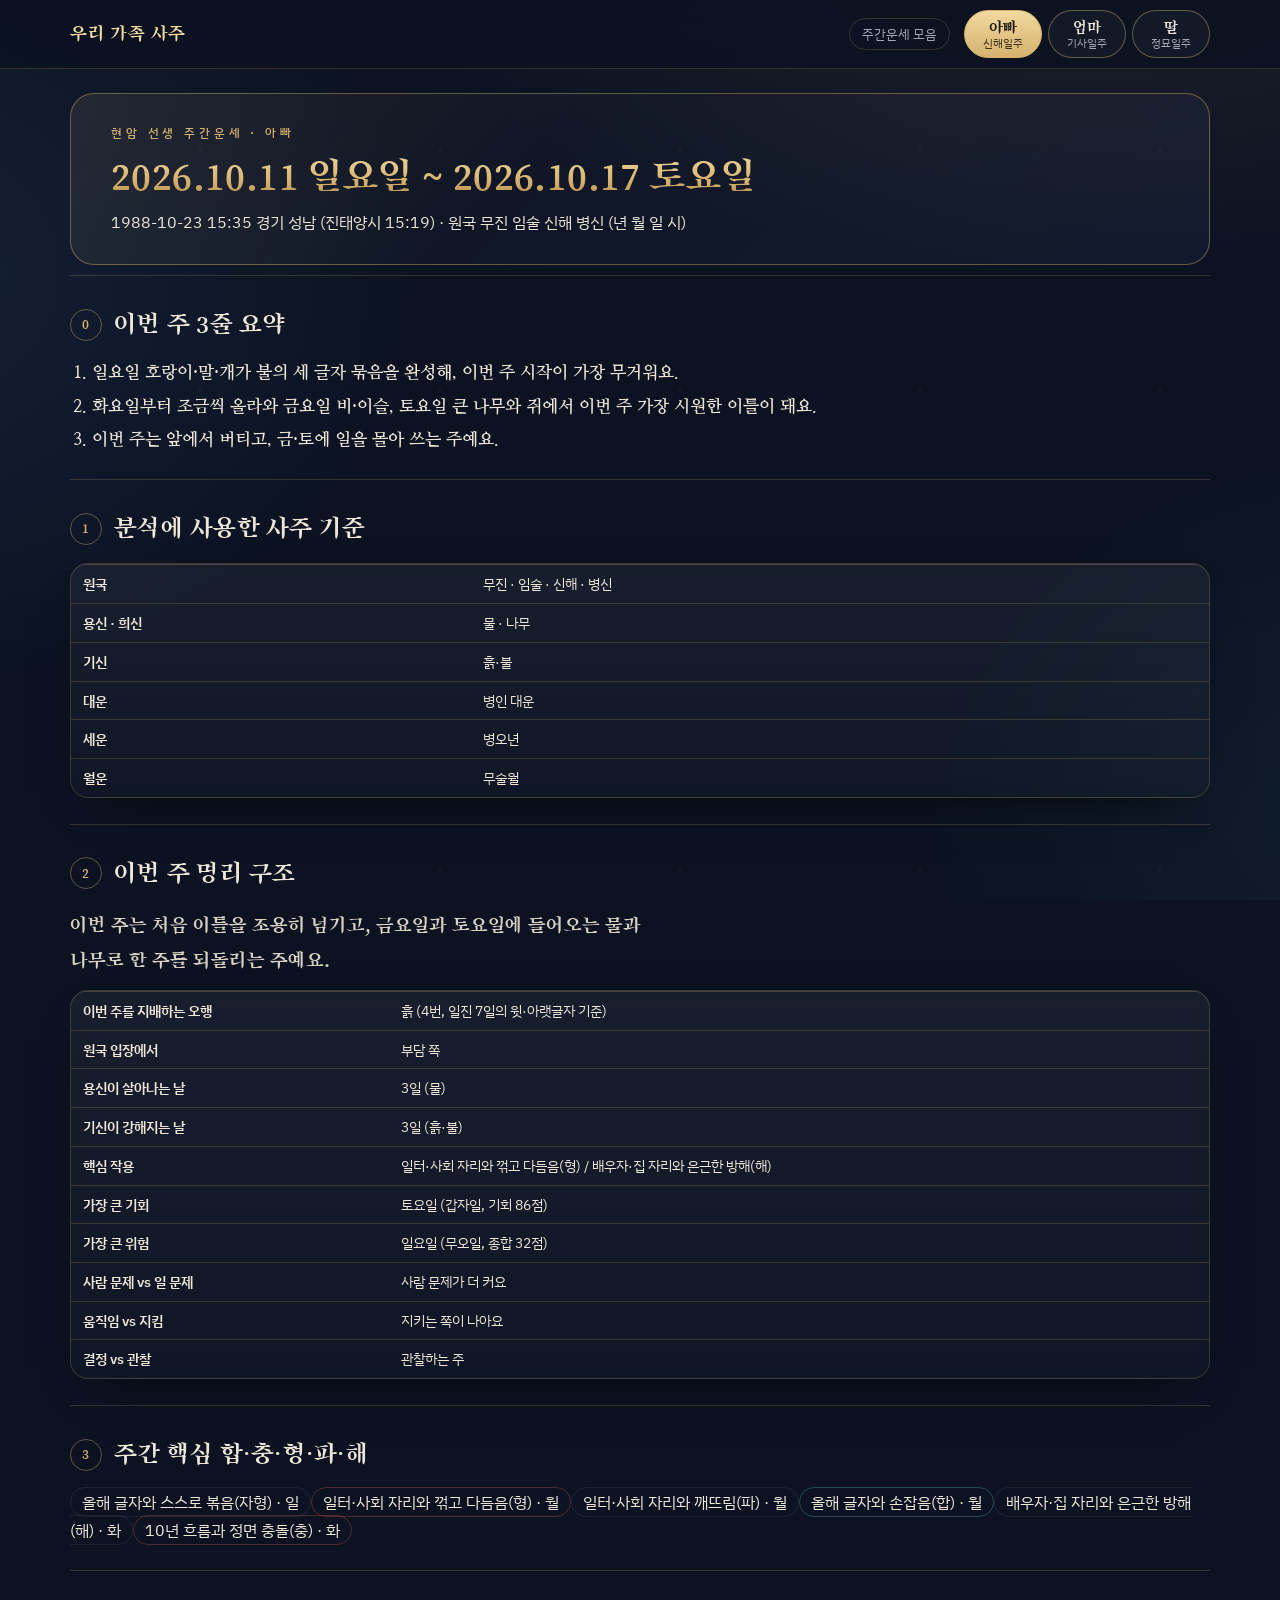
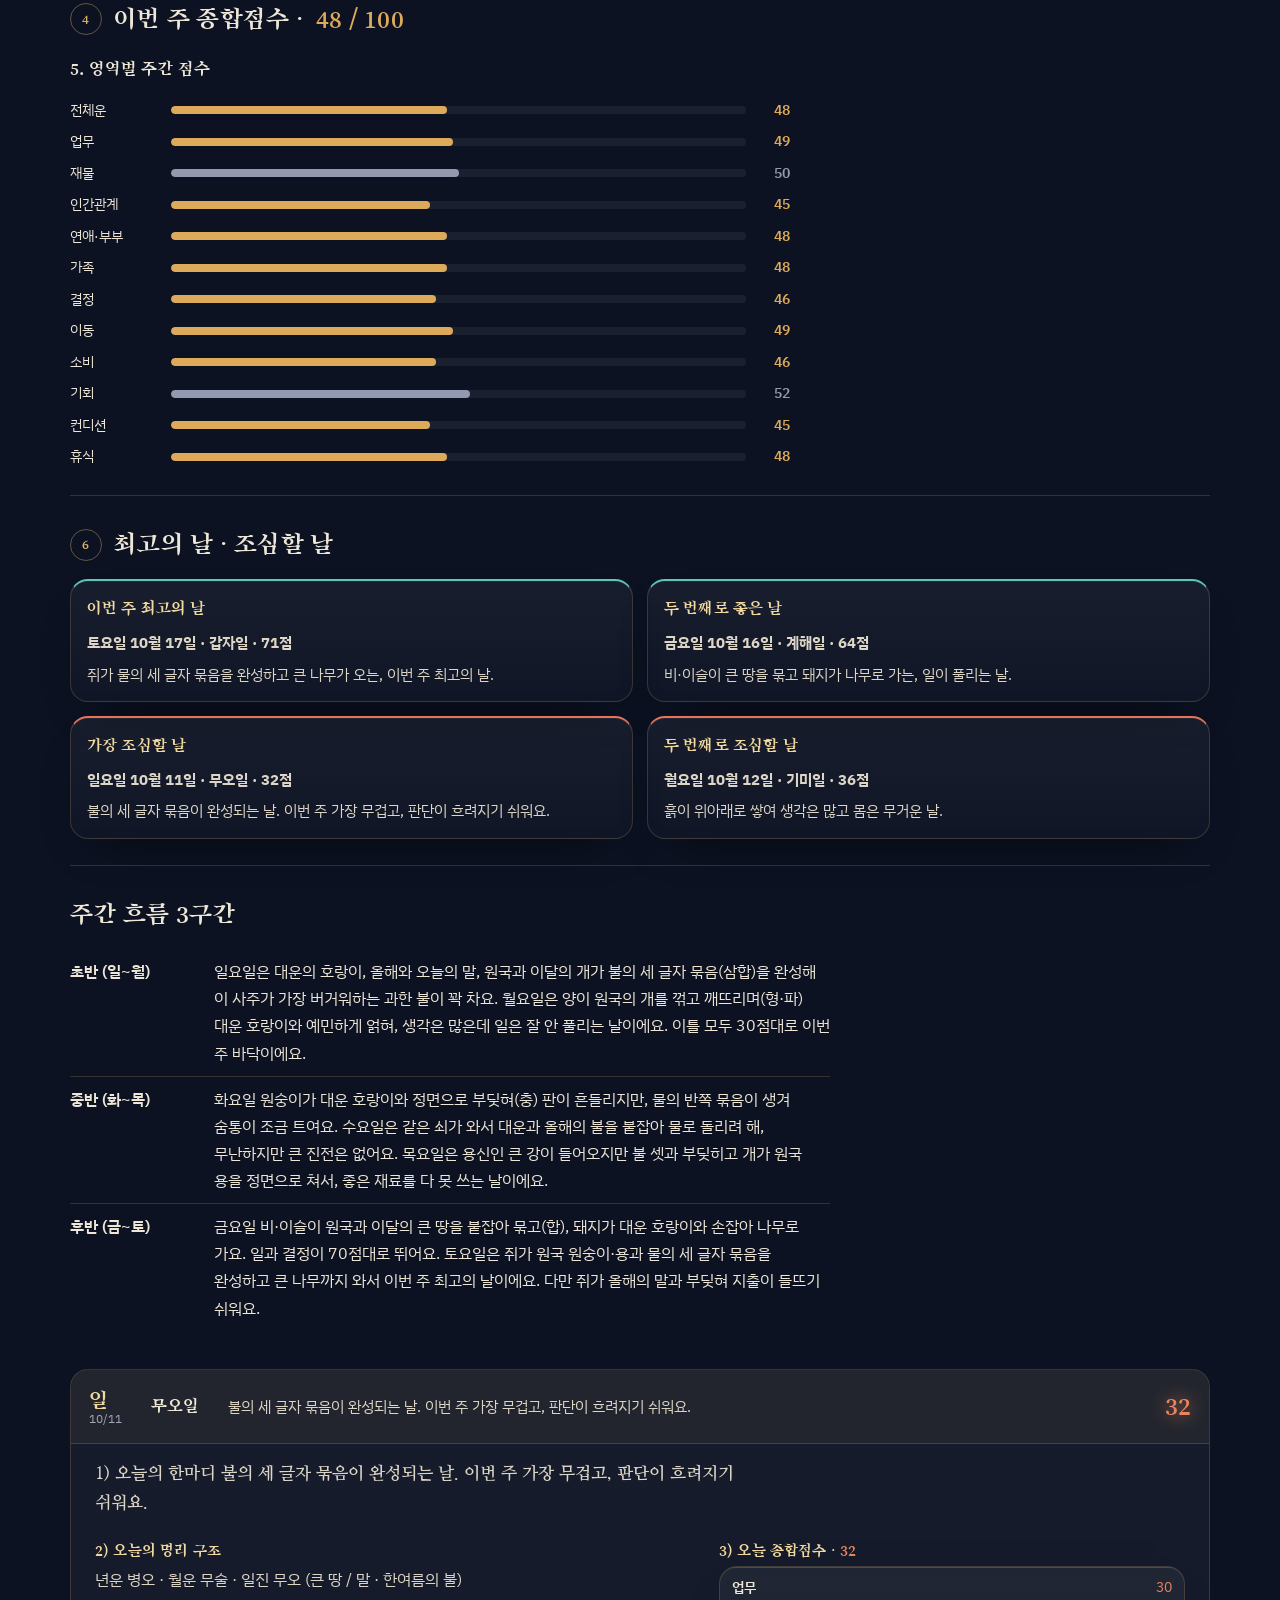
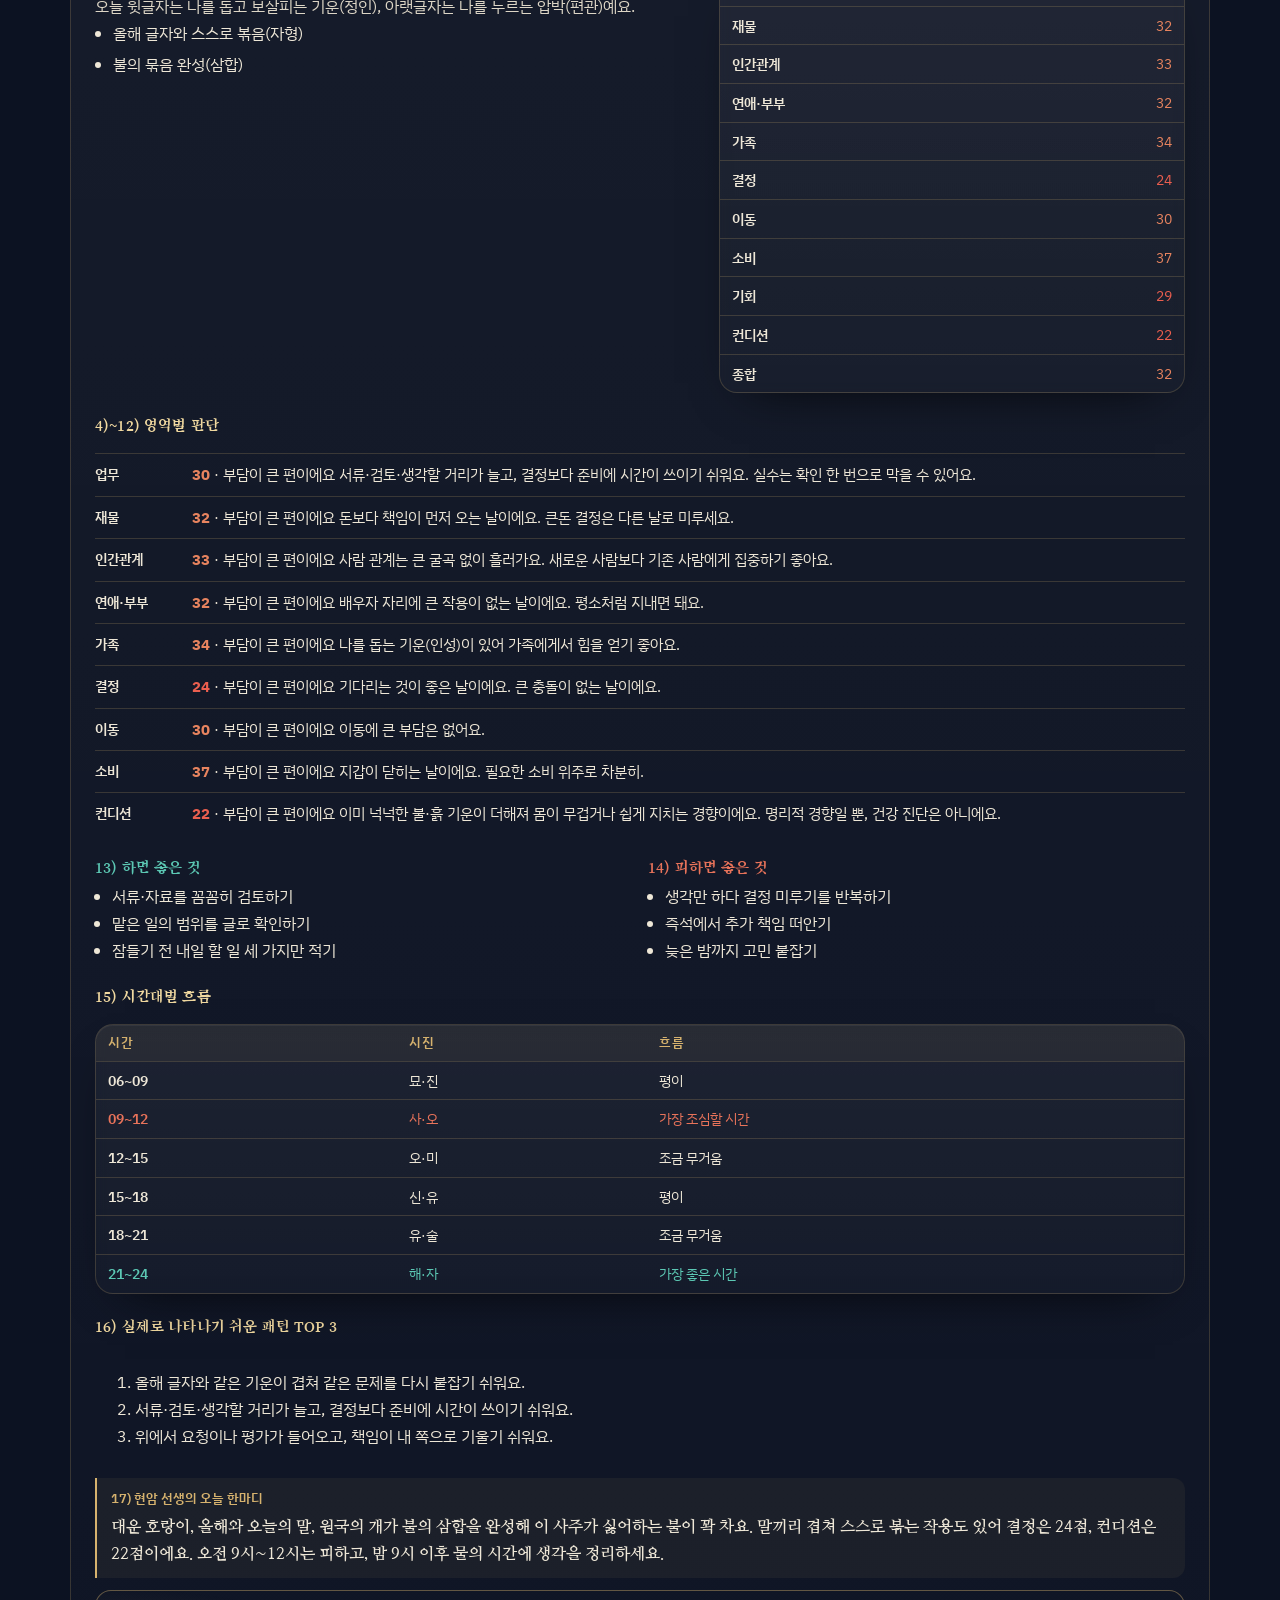
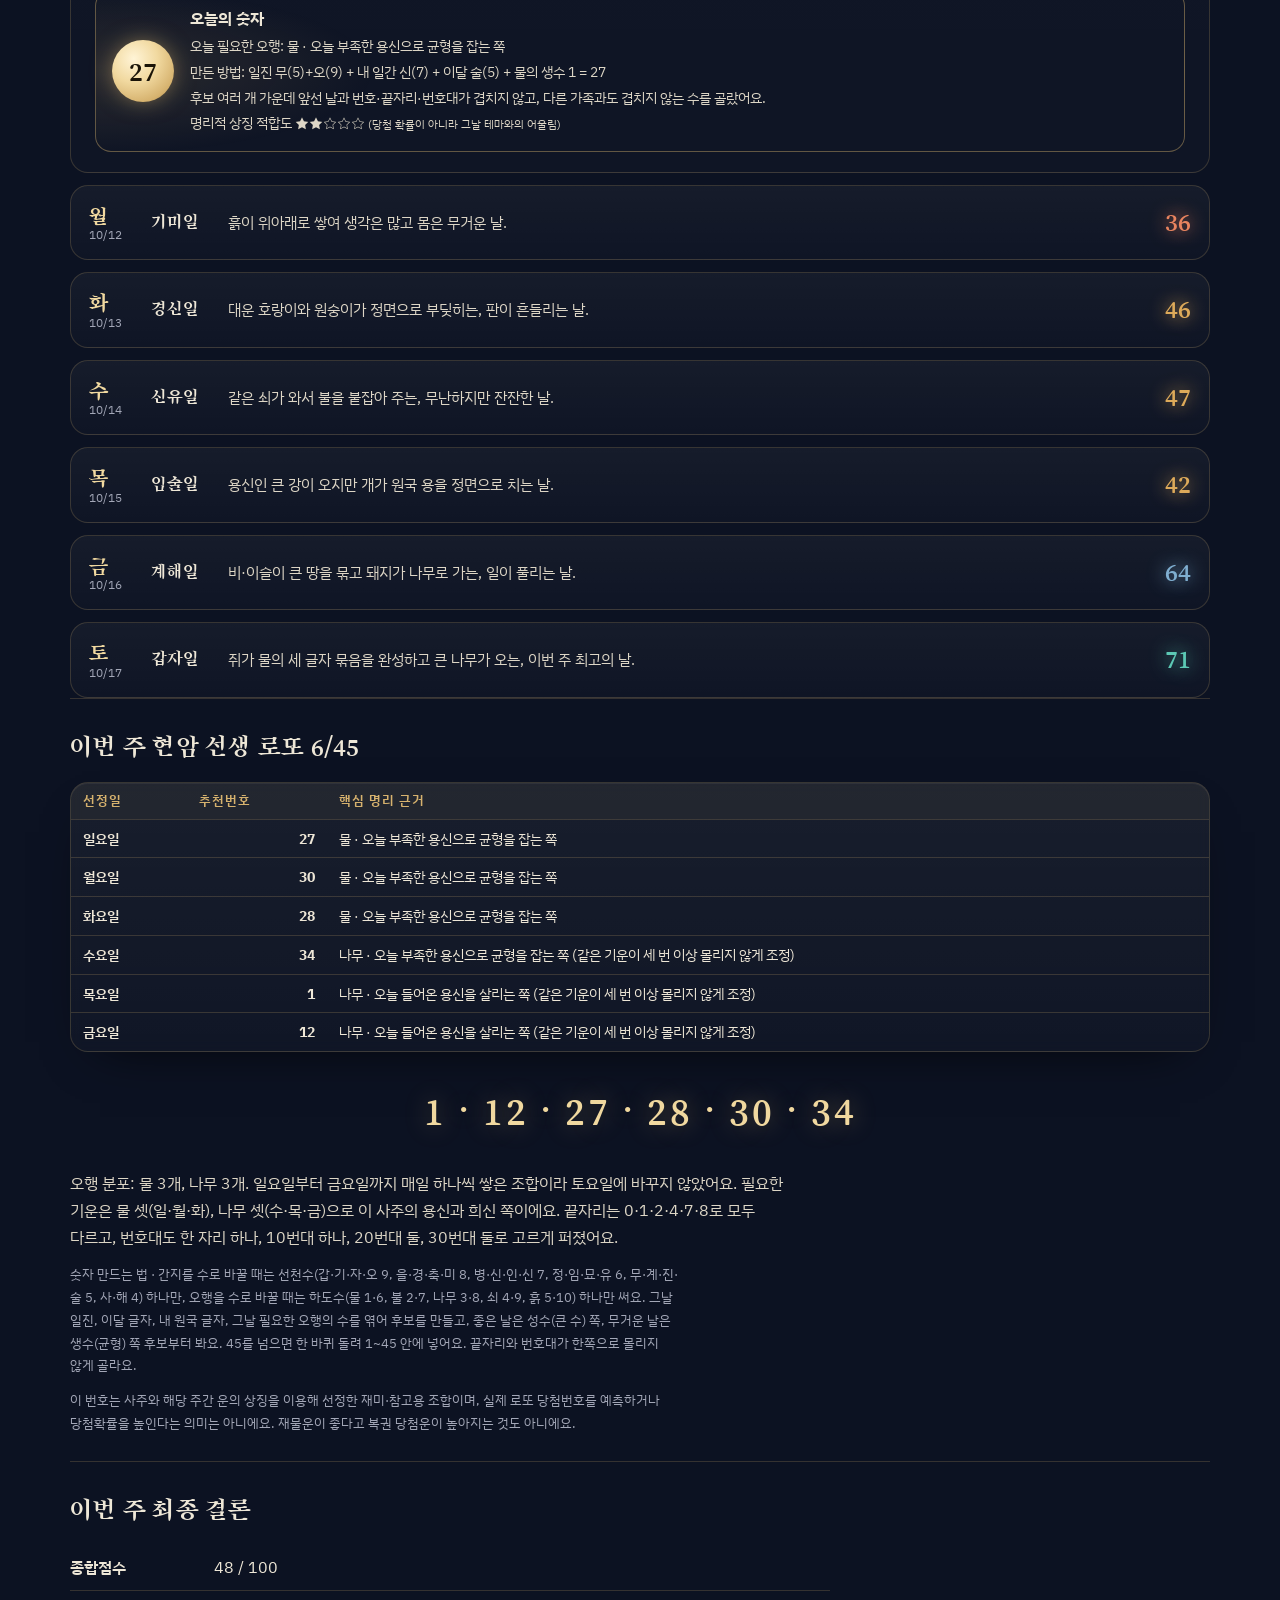
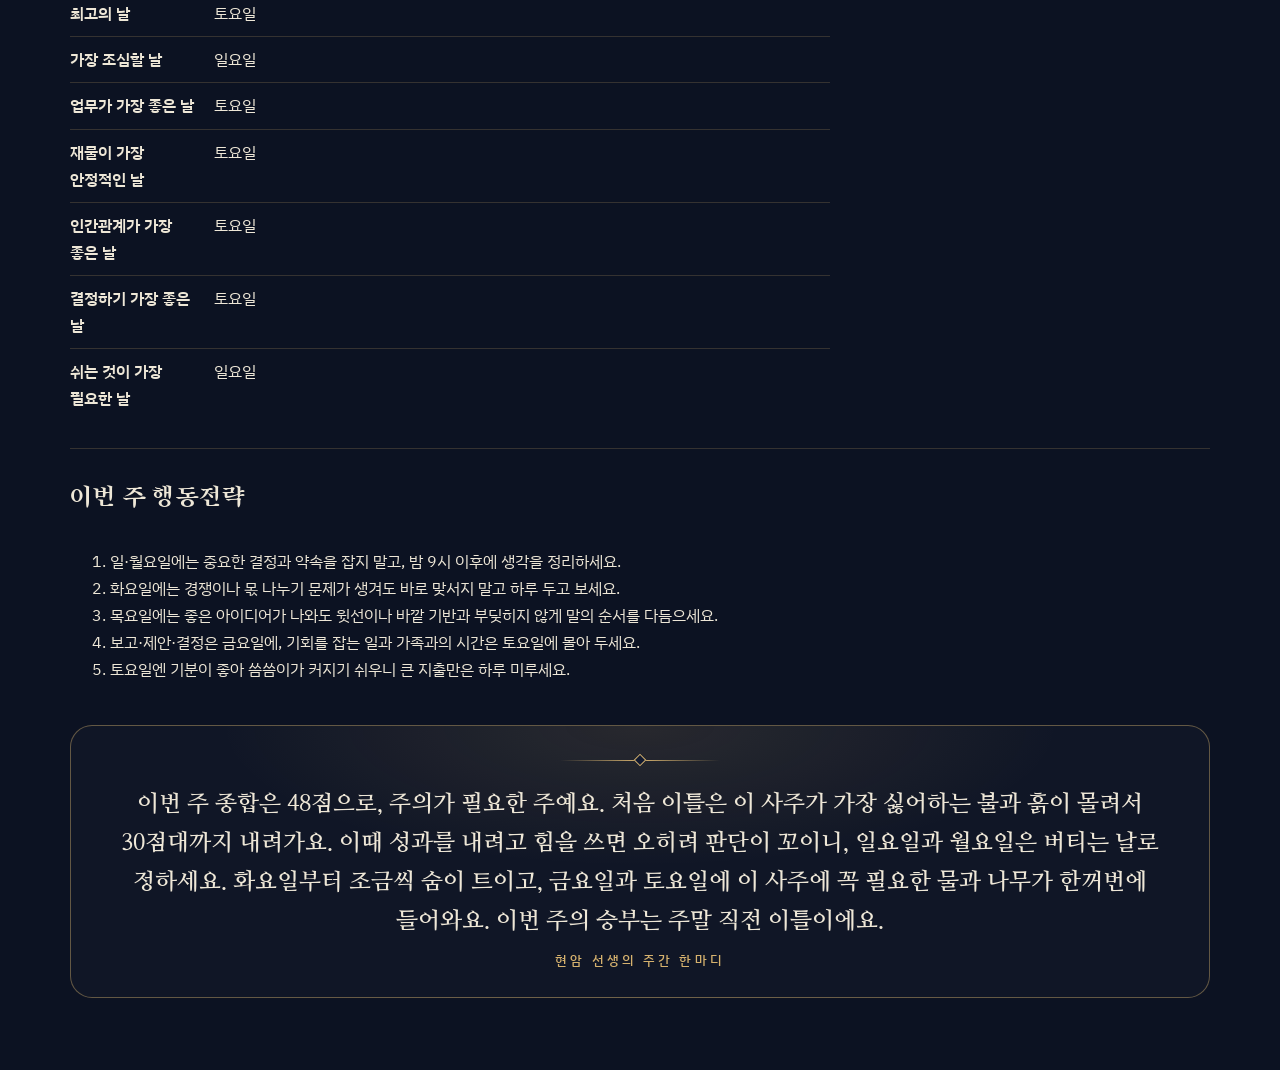
<file: weekly/2026-10-11.html>
<!doctype html>
<html lang="ko"><head><meta charset="utf-8"><meta name="viewport" content="width=device-width, initial-scale=1, viewport-fit=cover"><meta name="robots" content="noindex, nofollow">
<title>현암 선생 주간운세 10월 11일 주</title>
<link rel="preconnect" href="https://fonts.googleapis.com"><link rel="preconnect" href="https://fonts.gstatic.com" crossorigin>
<link rel="stylesheet" href="https://fonts.googleapis.com/css2?family=Song+Myung&family=Nanum+Myeongjo:wght@400;700;800&family=IBM+Plex+Sans+KR:wght@400;500;600&display=swap">
<style>
/* 레이아웃: 밤하늘 먹빛 바탕 위 금박 테두리 카드, 오방색으로 간지를 물들이는 단일 다크 테마 */
:root{
  --paper:#0C1222; --paper2:#121A30; --sheet:rgba(255,255,255,.035); --sheet2:rgba(255,255,255,.06);
  --ink:#EEE7D7; --muted:#A3A7B7; --line:rgba(214,178,110,.20); --line2:rgba(214,178,110,.42);
  --gold:#D6B26E; --gold2:#F1D9A0; --seal:#E8735A; --water:#86C9DA; --water-soft:rgba(134,201,218,.13);
  --g5:#5CC8B4; --g4:#7FAED0; --g3:#9399AE; --g2:#DDAA5A; --g1:#E8845F; --g0:#EC5F4F;
  --chip-good:rgba(92,200,180,.14); --chip-bad:rgba(236,95,79,.15); --chip-mid:rgba(255,255,255,.07);
  --e-wood:#62C795; --e-fire:#F0715A; --e-earth:#E0B25E; --e-metal:#E4E6F0; --e-water:#7C9CF0;
  --display:"Song Myung","Nanum Myeongjo","AppleMyungjo",serif;
  --serif:"Nanum Myeongjo","AppleMyungjo",serif;
  --body:"IBM Plex Sans KR","Apple SD Gothic Neo","Malgun Gothic",sans-serif;
  color-scheme:dark;
}

/* 레이아웃: 왼쪽 고정 목차 + 오른쪽 한 줄 길이 제한 본문. 한지 바탕, 인주(붉은 도장)와 물빛 강조 */
*{box-sizing:border-box}
body{background:var(--paper);color:var(--ink);font-family:var(--body);font-size:15.5px;line-height:1.75;word-break:keep-all}
.wrap{max-width:1180px;margin:0 auto;padding-inline:20px;padding-block:28px 72px}
h1,h2,h3{font-family:var(--display);font-weight:700;text-wrap:balance;margin:0}
.eyebrow{font-size:12px;letter-spacing:.14em;color:var(--muted);font-weight:500}
header.top{display:flex;flex-wrap:wrap;align-items:flex-end;justify-content:space-between;gap:16px;border-bottom:1px solid var(--line);padding-bottom:20px;margin-bottom:28px}
header.top h1{font-size:clamp(28px,5vw,42px);line-height:1.2}
header.top .who{color:var(--muted);font-size:14px}
.seal{display:inline-grid;place-items:center;width:52px;height:52px;border:2px solid var(--seal);color:var(--seal);font-family:var(--display);font-weight:700;font-size:15px;line-height:1.1;text-align:center;border-radius:6px;transform:rotate(-4deg)}
.layout{display:grid;grid-template-columns:220px minmax(0,1fr);gap:40px;align-items:start}
@media (max-width:900px){.layout{grid-template-columns:1fr;gap:20px}}
nav.toc{position:sticky;top:calc(env(safe-area-inset-top,0px) + 16px);max-height:calc(100vh - 32px);overflow-y:auto;font-size:13px;line-height:1.5;padding-right:6px}
nav.toc ol{list-style:none;margin:0;padding:0;display:grid;gap:2px}
nav.toc a{color:var(--muted);text-decoration:none;display:grid;grid-template-columns:2em 1fr;padding:2px 0}
nav.toc a:hover,nav.toc a:focus-visible{color:var(--ink)}
nav.toc a.on{color:var(--seal);font-weight:600}
nav.toc .tt{font-size:12px;letter-spacing:.1em;color:var(--muted);margin-bottom:8px}
@media (max-width:900px){nav.toc{position:static;max-height:none;background:var(--sheet);border:1px solid var(--line);border-radius:4px;padding:12px 14px}
  nav.toc ol{grid-template-columns:repeat(2,minmax(0,1fr));column-gap:12px}}
main{min-width:0;display:grid;gap:0}
section.s{padding-block:30px;border-top:1px solid var(--line);scroll-margin-top:16px;display:grid;gap:14px}
section.s:first-child{border-top:0;padding-top:0}
section.s > h2{font-size:24px;display:flex;gap:12px;align-items:baseline}
section.s > h2 .no{font-family:var(--body);font-size:13px;color:var(--seal);font-weight:600;font-variant-numeric:tabular-nums;min-width:1.8em}
section.s h3{font-size:18px;margin-top:6px}
p{margin:0;max-width:72ch}
.tag{display:inline-block;font-family:var(--body);font-size:11.5px;font-weight:600;letter-spacing:.04em;padding:1px 8px;border-radius:3px;margin-right:6px;vertical-align:2px}
.t-c{background:var(--chip-mid);color:var(--ink)} .t-i{background:var(--water-soft);color:var(--water)} .t-r{background:var(--chip-bad);color:var(--seal)}
.legend{display:flex;flex-wrap:wrap;gap:10px;font-size:13px;color:var(--muted)}
.lead{font-family:var(--display);font-size:clamp(17px,2.2vw,20px);line-height:1.75;max-width:62ch}
.tbl{overflow-x:auto;border:1px solid var(--line);border-radius:4px;background:var(--sheet)}
table{border-collapse:collapse;width:100%;font-size:14px;line-height:1.55}
th,td{padding:8px 12px;text-align:left;vertical-align:top;border-top:1px solid var(--line)}
thead th{border-top:0;font-weight:600;color:var(--muted);font-size:12.5px;letter-spacing:.04em;white-space:nowrap}
tbody th{font-weight:600;white-space:nowrap}
td.num,th.num{font-variant-numeric:tabular-nums;text-align:right;white-space:nowrap}
.pillars{display:grid;grid-template-columns:repeat(4,minmax(0,1fr));gap:8px;max-width:620px}
.pil{background:var(--sheet);border:1px solid var(--line);border-radius:4px;padding:12px 8px;text-align:center;display:grid;gap:4px}
.pil .lab{font-size:12px;color:var(--muted)}
.pil .ch{font-family:var(--display);font-size:clamp(22px,4vw,30px);font-weight:700;line-height:1.15}
.pil .na{font-size:12px;color:var(--muted);line-height:1.35}
.pil .tg{font-size:12px;font-weight:600;color:var(--water)}
.pil.me{border-color:var(--seal)} .pil.me .lab{color:var(--seal)}
.bars{display:grid;gap:8px;max-width:620px}
.bar{display:grid;grid-template-columns:4.5em minmax(0,1fr) 6.5em;gap:10px;align-items:center;font-size:14px}
.bar .tr{height:10px;background:var(--chip-mid);border-radius:2px;overflow:hidden}
.bar .fl{height:100%;border-radius:2px}
.bar .lv{font-size:13px;color:var(--muted)}
.cards{display:grid;grid-template-columns:repeat(2,minmax(0,1fr));gap:14px}
@media (max-width:700px){.cards{grid-template-columns:1fr}}
.card{min-width:0;background:var(--sheet);border:1px solid var(--line);border-radius:4px;padding:14px 16px;display:grid;gap:6px;font-size:14.5px}
.card h4{margin:0;font-family:var(--display);font-size:16.5px}
.card dl{margin:0;display:grid;gap:4px}
.card dl div{display:grid;grid-template-columns:6.5em minmax(0,1fr);gap:8px}
.card dt{color:var(--muted);font-size:13px}
.card dd{margin:0}
.card.good{border-top:3px solid var(--water)} .card.bad{border-top:3px solid var(--seal)}
ul.plain{margin:0;padding-left:1.15em;display:grid;gap:4px;max-width:72ch}
.pair{display:grid;grid-template-columns:minmax(0,1fr);gap:0;max-width:76ch}
.pair div{display:grid;grid-template-columns:8.5em minmax(0,1fr);gap:12px;padding:9px 0;border-top:1px solid var(--line)}
.pair div:first-child{border-top:0}
.pair b{font-weight:600}
@media (max-width:520px){.pair div,.card dl div{grid-template-columns:1fr;gap:2px}}
.lv-s{color:var(--water);font-weight:600} .lv-m{color:var(--muted);font-weight:600} .lv-w{color:var(--seal);font-weight:600}
.score{font-variant-numeric:tabular-nums;font-weight:600}
.saying{font-family:var(--display);font-size:clamp(19px,2.6vw,23px);line-height:1.7;border-left:3px solid var(--seal);padding-left:18px;max-width:56ch;margin:0}
.saying small{display:block;font-family:var(--body);font-size:13px;color:var(--muted);margin-top:8px}
.note{font-size:13px;color:var(--muted);max-width:76ch}
a{color:var(--water)}
a:focus-visible{outline:2px solid var(--water);outline-offset:2px}

/* ===== 사주 홈페이지 테마 덧씌움 ===== */
html{background:var(--paper)}
body{background-color:var(--paper);color:var(--ink);
  background-image:
    radial-gradient(1200px 600px at 85% -10%, rgba(214,178,110,.10), transparent 60%),
    radial-gradient(900px 700px at -10% 30%, rgba(60,110,160,.16), transparent 60%),
    radial-gradient(800px 600px at 110% 90%, rgba(40,120,120,.12), transparent 60%),
    radial-gradient(1.2px 1.2px at 20px 30px, rgba(255,255,255,.55), transparent 60%),
    radial-gradient(1px 1px at 120px 80px, rgba(255,255,255,.35), transparent 60%),
    radial-gradient(1.4px 1.4px at 200px 150px, rgba(241,217,160,.45), transparent 60%),
    radial-gradient(1px 1px at 60px 190px, rgba(255,255,255,.3), transparent 60%);
  background-size:auto,auto,auto,240px 240px,240px 240px,240px 240px,240px 240px;
  background-attachment:fixed}
::selection{background:rgba(214,178,110,.35)}
a{color:var(--gold2)}
h1,h2,h3,h4{font-family:var(--display);font-weight:400;letter-spacing:.01em}
.eyebrow{color:var(--gold);letter-spacing:.32em;font-size:12px}

/* 머리글: 금박 테두리 히어로 */
header.top{position:relative;overflow:hidden;border:1px solid var(--line2);border-radius:24px;padding:clamp(24px,4vw,44px);
  background:linear-gradient(135deg,rgba(214,178,110,.10),rgba(255,255,255,.02) 40%,rgba(124,156,240,.06));
  box-shadow:0 30px 80px -40px rgba(0,0,0,.8), inset 0 1px 0 rgba(255,255,255,.06);align-items:center;margin-bottom:8px}
header.top::before{content:"";position:absolute;inset:10px;border:1px solid var(--line);border-radius:16px;pointer-events:none}
header.top > div:first-child{position:relative;z-index:1;display:grid;gap:10px;min-width:0;flex:1 1 320px}
header.top h1{font-size:clamp(30px,5.4vw,52px);line-height:1.2;
  background:linear-gradient(180deg,var(--gold2),var(--gold) 60%,#B08A48);-webkit-background-clip:text;background-clip:text;color:transparent}
header.top .who{color:var(--muted);font-size:13.5px;line-height:1.7}
.wheel{position:relative;z-index:1;width:clamp(130px,22vw,200px);aspect-ratio:1;max-width:100%;flex:0 0 auto}
.wheel svg{width:100%;height:100%;overflow:visible}
.wheel .spin{transform-origin:100px 100px;animation:spin 160s linear infinite}
.wheel .spin2{transform-origin:100px 100px;animation:spin 90s linear infinite reverse}
@keyframes spin{to{transform:rotate(360deg)}}
@keyframes rise{from{opacity:.0;transform:translateY(10px)}to{opacity:1;transform:none}}
header.top > div:first-child{animation:rise .9s ease-out both}
@media (prefers-reduced-motion:reduce){.wheel .spin,.wheel .spin2,header.top > div:first-child{animation:none}}

/* 섹션 제목 */
section > h2, section.s > h2{font-size:clamp(24px,3.2vw,30px);color:var(--ink);display:flex;align-items:center;gap:14px}
section > h2::before{content:"";width:9px;height:9px;flex:0 0 auto;transform:rotate(45deg);border:1px solid var(--gold);background:rgba(214,178,110,.25)}
section.s > h2::before{display:none}
section.s > h2 .no{display:inline-grid;place-items:center;min-width:34px;height:34px;border:1px solid var(--line2);border-radius:50%;color:var(--gold);font-family:var(--display);font-size:15px;font-weight:400}
section.s{border-top:1px solid var(--line)}
.lead{color:#D9D2C2}
p{color:#DDD6C6}

/* 공통 판넬 */
.panel,.pil,.chartbox,.tbl,.card,.dw,.cell{border-color:var(--line)!important}
.panel,.chartbox,.tbl,.card,.dw{background:linear-gradient(180deg,rgba(255,255,255,.05),rgba(255,255,255,.02));border:1px solid var(--line);border-radius:18px;
  box-shadow:0 20px 50px -30px rgba(0,0,0,.9), inset 0 1px 0 rgba(255,255,255,.05);backdrop-filter:blur(6px)}
.chartbox{padding:18px 14px 8px}

/* 원국 기둥: 오방색 타일 */
.pillars{gap:10px}
.pil{border-radius:18px;padding:16px 8px 14px;background:linear-gradient(180deg,rgba(255,255,255,.06),rgba(255,255,255,.015));border:1px solid var(--line);gap:6px}
.pil .lab{color:var(--gold);letter-spacing:.12em}
.pil .ch{font-family:var(--display);font-size:clamp(30px,5vw,42px);font-weight:400;width:1.6em;height:1.6em;display:grid;place-items:center;margin:2px auto;border-radius:14px;
  background:radial-gradient(circle at 30% 25%,rgba(255,255,255,.12),rgba(255,255,255,.02));border:1px solid rgba(255,255,255,.08)}
.pil .na{color:var(--muted)}
.pil .tg{color:var(--gold2);font-weight:500}
.pil.me{border-color:var(--gold)!important;box-shadow:0 0 0 1px rgba(214,178,110,.35),0 0 40px -10px rgba(214,178,110,.45)}
.pil.me .lab{color:var(--gold2)}
[data-el="wood"]{color:var(--e-wood)!important} [data-el="fire"]{color:var(--e-fire)!important} [data-el="earth"]{color:var(--e-earth)!important}
[data-el="metal"]{color:var(--e-metal)!important} [data-el="water"]{color:var(--e-water)!important}
.pil .ch[data-el]{text-shadow:0 0 18px currentColor}
.pil .ch[data-el="wood"]{border-color:rgba(98,199,149,.35)} .pil .ch[data-el="fire"]{border-color:rgba(240,113,90,.35)}
.pil .ch[data-el="earth"]{border-color:rgba(224,178,94,.35)} .pil .ch[data-el="metal"]{border-color:rgba(228,230,240,.35)} .pil .ch[data-el="water"]{border-color:rgba(124,156,240,.35)}

/* 칩·태그 */
.chip{border-radius:999px;padding:3px 11px;border:1px solid rgba(255,255,255,.07);color:var(--ink)}
.chip.good{border-color:rgba(92,200,180,.3)} .chip.bad{border-color:rgba(236,95,79,.3)}
.med{border:1px solid rgba(255,255,255,.08)} .med.w{color:var(--g5)} .med.b{color:var(--seal)}
.tag{border-radius:999px}
.t-c{background:rgba(255,255,255,.08);color:var(--ink)} .t-i{background:rgba(134,201,218,.14);color:var(--water)} .t-r{background:rgba(232,115,90,.15);color:var(--seal)}

/* 표 */
table{color:var(--ink)}
thead th{color:var(--gold);letter-spacing:.08em;background:rgba(214,178,110,.06)}
th,td{border-top:1px solid var(--line)}
tbody tr:hover td,tbody tr:hover th{background:rgba(255,255,255,.025)}
table.calc th{color:var(--gold)}

/* 점수 숫자 */
.score .n,.meta .sc .n,.yc .n,.score .n{font-family:var(--display);font-weight:400;text-shadow:0 0 24px currentColor}
.ok{color:var(--g5);font-family:var(--display);font-weight:400;font-size:22px}
.ok::before{content:"";width:22px;height:22px;border-radius:50%;border:1px solid var(--g5);background:radial-gradient(circle,rgba(92,200,180,.5),transparent 70%)}

/* 일진 달력 */
.tab{border-color:var(--line2);color:var(--ink);background:transparent;font-family:var(--display);font-size:15px;padding:6px 18px}
.tab[aria-selected="true"]{background:linear-gradient(180deg,var(--gold2),var(--gold));color:#1A1408;border-color:var(--gold)}
.dow{color:var(--gold)} .dow.sun{color:var(--seal)}
.cell{border-radius:12px;background:rgba(255,255,255,.035);border:1px solid var(--line);transition:transform .15s ease,background .15s ease}
.cell:not(.out):not(.empty):hover{transform:translateY(-2px);background:rgba(214,178,110,.08)}
.cell .gz{font-family:var(--display);font-size:13px}
.cell .bar{height:4px;border-radius:99px;box-shadow:0 0 10px currentColor}
.cell[aria-pressed="true"]{outline:none;border-color:var(--gold)!important;box-shadow:0 0 0 1px var(--gold),0 0 24px -6px rgba(214,178,110,.6);background:rgba(214,178,110,.10)}
.cell.today .dn::after{color:var(--gold2)}
.cell .jq{color:var(--gold2)}
.panel{padding:26px clamp(18px,3vw,32px)}
.ph .gzbig{font-family:var(--display);font-weight:400;font-size:36px}
.panel h3{font-family:var(--serif);font-weight:800;font-size:21px;color:var(--gold2)}
.glyph{border-left-width:2px}
.navrow button,.mnav button{border-color:var(--line2);color:var(--ink);background:rgba(255,255,255,.03)}
.navrow button:hover,.mnav button:hover{border-color:var(--gold);color:var(--gold2)}
.mnav{background:rgba(12,18,34,.82);backdrop-filter:blur(10px);border-bottom:1px solid var(--line)}
.mnav .yr{color:var(--gold)}

/* 월운·대운 카드 */
.mcard,.yc{border-top-width:2px;padding:18px;border-radius:18px;background:linear-gradient(180deg,rgba(255,255,255,.05),rgba(255,255,255,.015));border-left:1px solid var(--line);border-right:1px solid var(--line);border-bottom:1px solid var(--line)}
.month{border-top:1px solid var(--line);padding-block:34px}
.meta .gzb{font-family:var(--display);font-weight:400;font-size:46px}
.meta .lab{color:var(--gold);letter-spacing:.12em}
.body h3,.mcard h3,.yc h3{color:var(--gold2)}
.body h3{font-family:var(--serif);font-weight:800}
.strip div{background:rgba(255,255,255,.04);border-radius:8px}
.past{background:rgba(214,178,110,.12);color:var(--gold2);border:1px solid var(--line2)}
.doms div.plan dt{color:var(--gold2)}
.dlink{color:var(--water)} .dlink.bad{color:var(--seal)}

/* 원국 리포트 */
nav.toc a{color:var(--muted)} nav.toc a.on{color:var(--gold2)} nav.toc .tt{color:var(--gold)}
.card.good{border-top:2px solid var(--g5)!important} .card.bad{border-top:2px solid var(--seal)!important}
.card h4{color:var(--gold2)}
.bar .tr{background:rgba(255,255,255,.06);border-radius:99px;height:8px}
.bar .fl{border-radius:99px;box-shadow:0 0 14px currentColor}
.lv-s{color:var(--g5)} .lv-w{color:var(--seal)} .lv-m{color:var(--muted)}

/* 한마디 */
.saying{position:relative;border:1px solid var(--line2);border-left:1px solid var(--line2);border-radius:22px;padding:34px clamp(22px,4vw,46px) 26px;max-width:none;
  background:radial-gradient(600px 200px at 50% 0%,rgba(214,178,110,.12),transparent 70%),rgba(255,255,255,.02);
  font-family:var(--serif);font-weight:700;color:var(--ink);text-align:center}
.saying::before{content:"";display:block;width:160px;height:1px;margin:0 auto 24px;background:linear-gradient(90deg,transparent,var(--gold),transparent)}
.saying::after{content:"";position:absolute;top:34px;left:50%;width:7px;height:7px;transform:translate(-50%,-50%) rotate(45deg);background:var(--paper2);border:1px solid var(--gold)}
.saying small{color:var(--gold);letter-spacing:.24em;font-weight:500}
.notes,.note{color:var(--muted)}
.notes a,.note a{color:var(--gold2)}

.trio{display:grid;grid-template-columns:repeat(3,minmax(0,1fr));gap:18px}
@media (max-width:960px){.trio{grid-template-columns:1fr}}
.person{min-width:0;display:grid;gap:12px;padding:20px 16px;border:1px solid var(--line);border-radius:20px;background:linear-gradient(180deg,rgba(255,255,255,.05),rgba(255,255,255,.015))}
.person .who2{display:flex;justify-content:space-between;align-items:baseline;gap:8px}
.person .who2 h3{font-size:24px}
.person .who2 span{font-size:12.5px;color:var(--muted)}
.person .pillars{grid-template-columns:repeat(4,minmax(0,1fr));max-width:none;gap:6px}
.person .pil{padding:10px 4px;border-radius:14px}
.person .pil .ch{font-size:clamp(24px,3.4vw,32px)}
.person .pil .na{font-size:11px}
.person .ess{font-family:var(--serif);font-weight:700;font-size:16px;line-height:1.6}
.kv{display:grid;gap:6px;font-size:13.5px}
.kv div{display:grid;grid-template-columns:4.6em minmax(0,1fr);gap:8px}
.kv dt{color:var(--gold)} .kv dd{margin:0}
.kv{margin:0}
.triad{background:linear-gradient(180deg,rgba(255,255,255,.04),rgba(255,255,255,.01));border:1px solid var(--line);border-radius:22px;padding:10px;overflow-x:auto}
.triad svg{display:block;width:100%;min-width:560px;height:auto}
.mbars{display:grid;gap:8px;max-width:640px}
.mbar{display:grid;grid-template-columns:3em minmax(0,1fr) 5.5em;gap:10px;align-items:center;font-size:14px}
.mbar .tr{display:flex;height:12px;border-radius:99px;overflow:hidden;background:rgba(255,255,255,.05)}
.mbar .tr span{height:100%}
.mbar .ct{font-size:12.5px;color:var(--muted);font-variant-numeric:tabular-nums}
.keys{display:flex;flex-wrap:wrap;gap:14px;font-size:12.5px;color:var(--muted)}
.keys i{display:inline-block;width:12px;height:12px;border-radius:3px;margin-right:6px;vertical-align:-2px}
.match{display:grid;grid-template-columns:minmax(0,300px) minmax(0,1fr);gap:28px;align-items:start}
@media (max-width:880px){.match{grid-template-columns:1fr}}
.dial{display:grid;place-items:center;gap:6px;padding:22px;border:1px solid var(--line);border-radius:22px;background:radial-gradient(circle at 50% 40%,rgba(214,178,110,.12),transparent 70%)}
.dial svg{width:170px;height:170px}
.dial .nm{font-family:var(--display);font-size:20px;color:var(--gold2)}
.dial .sub{font-size:13px;color:var(--muted);text-align:center}
.areas{display:grid;gap:7px}
.area{display:grid;grid-template-columns:7.5em minmax(0,1fr) 2.4em;gap:10px;align-items:center;font-size:13.5px}
.area .tr{height:8px;border-radius:99px;background:rgba(255,255,255,.06);overflow:hidden}
.area .fl{height:100%;border-radius:99px}
.area b{font-variant-numeric:tabular-nums;text-align:right;font-weight:600}
.flow{overflow-x:auto;border:1px solid var(--line);border-radius:18px}
.famnav{position:sticky;top:env(safe-area-inset-top,0px);z-index:20;background:rgba(12,18,34,.88);backdrop-filter:blur(12px);border-bottom:1px solid var(--line)}
.famnav .in{max-width:1180px;margin:0 auto;padding:10px 20px;display:flex;align-items:center;gap:14px;flex-wrap:wrap}
.famnav .brand{font-family:var(--display);color:var(--gold2);font-size:19px;margin-right:auto;letter-spacing:.04em}
.famnav [role=tablist]{display:flex;gap:6px;flex-wrap:wrap}
.famnav button{font:inherit;cursor:pointer;display:grid;gap:0;text-align:center;padding:6px 18px;border-radius:999px;border:1px solid var(--line2);background:rgba(255,255,255,.03);color:var(--ink);line-height:1.25}
.famnav button b{font-family:var(--display);font-weight:400;font-size:16px}
.famnav button small{font-size:11px;color:var(--muted)}
.famnav button[aria-selected=true]{background:linear-gradient(180deg,var(--gold2),var(--gold));border-color:var(--gold);color:#1A1408}
.famnav button[aria-selected=true] small{color:#3A2E14}
.famnav button:focus-visible{outline:2px solid var(--water);outline-offset:2px}
nav.toc{top:calc(env(safe-area-inset-top,0px) + 76px)!important;max-height:calc(100vh - 96px)!important}
section.s{scroll-margin-top:84px}
@media (max-width:600px){.famnav .brand{width:100%}.famnav button{padding:5px 14px}}

body{margin:0;font-family:var(--body)}img{max-width:100%}[hidden]{display:none!important}
/* ===== 주간운세 ===== */
.famnav .back{color:var(--muted);text-decoration:none;font-size:13px;border:1px solid var(--line);border-radius:999px;padding:4px 12px}
.famnav .back:hover{color:var(--gold2);border-color:var(--gold)}
.famnav a.brand{text-decoration:none}
.wrap{display:grid;gap:0;padding-block:24px 72px}
.wk-head{display:grid;gap:8px;padding:28px clamp(18px,4vw,40px);border:1px solid var(--line2);border-radius:24px;margin-bottom:10px;
  background:linear-gradient(135deg,rgba(214,178,110,.10),rgba(255,255,255,.02) 40%,rgba(124,156,240,.06))}
.wk-head h1{font-size:clamp(24px,4.4vw,40px);background:linear-gradient(180deg,var(--gold2),var(--gold) 60%,#B08A48);-webkit-background-clip:text;background-clip:text;color:transparent;line-height:1.25}
section.wk{padding-block:26px;border-top:1px solid var(--line);display:grid;gap:12px}
section.wk > h2{font-size:clamp(21px,3vw,26px);display:flex;gap:12px;align-items:center}
section.wk > h2 .no{display:inline-grid;place-items:center;min-width:32px;height:32px;border:1px solid var(--line2);border-radius:50%;color:var(--gold);font-family:var(--display);font-size:14px}
section.wk > h2::before{display:none}
.sum3{margin:0;padding-left:1.3em;display:grid;gap:6px;font-family:var(--serif);font-weight:700;font-size:17px;line-height:1.6}
.areas{display:grid;gap:7px;max-width:720px}
.area{display:grid;grid-template-columns:6.5em minmax(0,1fr) 2.4em;gap:10px;align-items:center;font-size:14px}
.area .tr{height:8px;border-radius:99px;background:rgba(255,255,255,.06);overflow:hidden}
.area .fl{height:100%;border-radius:99px}
.area b{font-variant-numeric:tabular-nums;text-align:right}
details.day{border:1px solid var(--line);border-radius:18px;margin-top:12px;background:linear-gradient(180deg,rgba(255,255,255,.045),rgba(255,255,255,.015));overflow:hidden}
details.day > summary{list-style:none;cursor:pointer;display:grid;grid-template-columns:3.2em 4.2em minmax(0,1fr) 2.6em;gap:12px;align-items:center;padding:14px 18px}
details.day > summary::-webkit-details-marker{display:none}
details.day[open] > summary{border-bottom:1px solid var(--line);background:rgba(214,178,110,.06)}
.dl{display:grid;line-height:1.1}.dl b{font-family:var(--display);font-size:22px;font-weight:400;color:var(--gold2)}.dl small{color:var(--muted);font-size:12px}
.dg{font-family:var(--display);font-size:18px}
.dh{font-size:14.5px;color:#DDD6C6;min-width:0}
.ds{font-family:var(--display);font-size:26px;text-align:right;text-shadow:0 0 18px currentColor}
.dbody{padding:16px clamp(14px,3vw,24px) 20px;display:grid;gap:12px}
.dbody h4{margin:6px 0 2px;font-family:var(--display);font-weight:400;font-size:16px;color:var(--gold2)}
.dkey{font-family:var(--serif);font-weight:700;font-size:16.5px}
.dgrid{display:grid;grid-template-columns:minmax(0,1.3fr) minmax(0,1fr);gap:18px}
@media (max-width:760px){.dgrid{grid-template-columns:1fr}details.day > summary{grid-template-columns:2.8em 3.8em minmax(0,1fr) 2.4em;gap:8px;padding:12px}}
.doms{display:grid;margin:0}
.doms div{display:grid;grid-template-columns:5.6em minmax(0,1fr);gap:10px;padding:8px 0;border-top:1px solid var(--line)}
.doms dt{font-weight:600;font-size:14px}.doms dd{margin:0;font-size:14.5px}
.todo{display:grid;grid-template-columns:1fr 1fr;gap:16px}
@media (max-width:520px){.todo{grid-template-columns:1fr}}
.todo ul{margin:0;padding-left:1.1em}
.todo .y h4{color:var(--g5)}.todo .n h4{color:var(--seal)}
tr.best th,tr.best td{color:var(--g5)} tr.worst th,tr.worst td{color:var(--seal)}
.dsay{margin:0;border-left:2px solid var(--gold);padding:10px 14px;background:rgba(214,178,110,.06);border-radius:0 12px 12px 0;font-family:var(--serif);font-weight:700}
.dsay b{display:block;font-family:var(--body);font-size:12.5px;color:var(--gold);font-weight:600;margin-bottom:4px}
.lotto{display:grid;grid-template-columns:auto minmax(0,1fr);gap:16px;align-items:center;border:1px solid var(--line2);border-radius:16px;padding:14px 16px;background:radial-gradient(400px 120px at 0% 50%,rgba(214,178,110,.14),transparent 70%)}
.lotto p{margin:2px 0;font-size:13.5px}
.ball{width:62px;height:62px;border-radius:50%;display:grid;place-items:center;font-family:var(--display);font-size:28px;color:#1A1408;
  background:radial-gradient(circle at 35% 30%,#FFF4D6,var(--gold2) 40%,var(--gold) 75%,#9C7A3C);box-shadow:0 0 24px -4px rgba(214,178,110,.7)}
.final{font-family:var(--display);font-size:clamp(28px,5vw,40px);color:var(--gold2);text-align:center;letter-spacing:.06em;padding:12px;text-shadow:0 0 24px rgba(214,178,110,.4)}
.wklist{display:grid;gap:10px;margin-top:14px}
.wkitem{display:flex;flex-wrap:wrap;justify-content:space-between;gap:10px;align-items:center;padding:16px 18px;border:1px solid var(--line);border-radius:16px;text-decoration:none;color:var(--ink);background:rgba(255,255,255,.035)}
.wkitem:hover{border-color:var(--gold);background:rgba(214,178,110,.08)}
.wr{font-family:var(--display);font-size:18px;color:var(--gold2)}
.wp{display:flex;gap:14px}.ps{display:flex;gap:6px;align-items:baseline;font-size:13px}.ps i{font-style:normal;font-family:var(--display);font-size:18px}
</style></head><body>
<nav class="famnav" aria-label="가족 선택"><div class="in"><a class="brand" href="../index.html">우리 가족 사주</a><a class="back" href="index.html">주간운세 모음</a><div role="tablist"><button role="tab" data-key="dad" aria-selected="true"><b>아빠</b><small>신해일주</small></button><button role="tab" data-key="mom" aria-selected="false"><b>엄마</b><small>기사일주</small></button><button role="tab" data-key="daughter" aria-selected="false"><b>딸</b><small>정묘일주</small></button></div></div></nav>
<div class="person-pane" data-key="dad"><div class="wrap"><header class="wk-head"><div class="eyebrow">현암 선생 주간운세 · 아빠</div><h1>2026.10.11 일요일 ~ 2026.10.17 토요일</h1><div class="who">1988-10-23 15:35 경기 성남 (진태양시 15:19) · 원국 무진 임술 신해 병신 (년 월 일 시)</div></header>
<section class="wk"><h2><span class="no">0</span>이번 주 3줄 요약</h2><ol class="sum3"><li>일요일 호랑이·말·개가 불의 세 글자 묶음을 완성해, 이번 주 시작이 가장 무거워요.</li><li>화요일부터 조금씩 올라와 금요일 비·이슬, 토요일 큰 나무와 쥐에서 이번 주 가장 시원한 이틀이 돼요.</li><li>이번 주는 앞에서 버티고, 금·토에 일을 몰아 쓰는 주예요.</li></ol></section>
<section class="wk"><h2><span class="no">1</span>분석에 사용한 사주 기준</h2><div class="tbl"><table><tbody><tr><th>원국</th><td>무진 · 임술 · 신해 · 병신</td></tr><tr><th>용신 · 희신</th><td>물 · 나무</td></tr><tr><th>기신</th><td>흙·불</td></tr><tr><th>대운</th><td>병인 대운</td></tr><tr><th>세운</th><td>병오년</td></tr><tr><th>월운</th><td>무술월</td></tr></tbody></table></div></section>
<section class="wk"><h2><span class="no">2</span>이번 주 명리 구조</h2><p class="lead">이번 주는 처음 이틀을 조용히 넘기고, 금요일과 토요일에 들어오는 물과 나무로 한 주를 되돌리는 주예요.</p><div class="tbl"><table><tbody><tr><th>이번 주를 지배하는 오행</th><td>흙 (4번, 일진 7일의 윗·아랫글자 기준)</td></tr><tr><th>원국 입장에서</th><td>부담 쪽</td></tr><tr><th>용신이 살아나는 날</th><td>3일 (물)</td></tr><tr><th>기신이 강해지는 날</th><td>3일 (흙·불)</td></tr><tr><th>핵심 작용</th><td>일터·사회 자리와 꺾고 다듬음(형) / 배우자·집 자리와 은근한 방해(해)</td></tr><tr><th>가장 큰 기회</th><td>토요일 (갑자일, 기회 86점)</td></tr><tr><th>가장 큰 위험</th><td>일요일 (무오일, 종합 32점)</td></tr><tr><th>사람 문제 vs 일 문제</th><td>사람 문제가 더 커요</td></tr><tr><th>움직임 vs 지킴</th><td>지키는 쪽이 나아요</td></tr><tr><th>결정 vs 관찰</th><td>관찰하는 주</td></tr></tbody></table></div></section>
<section class="wk"><h2><span class="no">3</span>주간 핵심 합·충·형·파·해</h2><div class="chips"><span class="chip mid">올해 글자와 스스로 볶음(자형) · 일</span><span class="chip bad">일터·사회 자리와 꺾고 다듬음(형) · 월</span><span class="chip mid">일터·사회 자리와 깨뜨림(파) · 월</span><span class="chip good">올해 글자와 손잡음(합) · 월</span><span class="chip mid">배우자·집 자리와 은근한 방해(해) · 화</span><span class="chip bad">10년 흐름과 정면 충돌(충) · 화</span></div></section>
<section class="wk"><h2><span class="no">4</span>이번 주 종합점수 · <span style="color:var(--g2)">48 / 100</span></h2><h3>5. 영역별 주간 점수</h3><div class="areas"><div class="area"><span>전체운</span><div class="tr"><div class="fl" style="width:48%;background:var(--g2)"></div></div><b style="color:var(--g2)">48</b></div><div class="area"><span>업무</span><div class="tr"><div class="fl" style="width:49%;background:var(--g2)"></div></div><b style="color:var(--g2)">49</b></div><div class="area"><span>재물</span><div class="tr"><div class="fl" style="width:50%;background:var(--g3)"></div></div><b style="color:var(--g3)">50</b></div><div class="area"><span>인간관계</span><div class="tr"><div class="fl" style="width:45%;background:var(--g2)"></div></div><b style="color:var(--g2)">45</b></div><div class="area"><span>연애·부부</span><div class="tr"><div class="fl" style="width:48%;background:var(--g2)"></div></div><b style="color:var(--g2)">48</b></div><div class="area"><span>가족</span><div class="tr"><div class="fl" style="width:48%;background:var(--g2)"></div></div><b style="color:var(--g2)">48</b></div><div class="area"><span>결정</span><div class="tr"><div class="fl" style="width:46%;background:var(--g2)"></div></div><b style="color:var(--g2)">46</b></div><div class="area"><span>이동</span><div class="tr"><div class="fl" style="width:49%;background:var(--g2)"></div></div><b style="color:var(--g2)">49</b></div><div class="area"><span>소비</span><div class="tr"><div class="fl" style="width:46%;background:var(--g2)"></div></div><b style="color:var(--g2)">46</b></div><div class="area"><span>기회</span><div class="tr"><div class="fl" style="width:52%;background:var(--g3)"></div></div><b style="color:var(--g3)">52</b></div><div class="area"><span>컨디션</span><div class="tr"><div class="fl" style="width:45%;background:var(--g2)"></div></div><b style="color:var(--g2)">45</b></div><div class="area"><span>휴식</span><div class="tr"><div class="fl" style="width:48%;background:var(--g2)"></div></div><b style="color:var(--g2)">48</b></div></div></section>
<section class="wk"><h2><span class="no">6</span>최고의 날 · 조심할 날</h2><div class="cards"><div class="card good"><h4>이번 주 최고의 날</h4><p><b>토요일 10월 17일 · 갑자일 · 71점</b></p><p>쥐가 물의 세 글자 묶음을 완성하고 큰 나무가 오는, 이번 주 최고의 날.</p></div><div class="card good"><h4>두 번째로 좋은 날</h4><p><b>금요일 10월 16일 · 계해일 · 64점</b></p><p>비·이슬이 큰 땅을 묶고 돼지가 나무로 가는, 일이 풀리는 날.</p></div><div class="card bad"><h4>가장 조심할 날</h4><p><b>일요일 10월 11일 · 무오일 · 32점</b></p><p>불의 세 글자 묶음이 완성되는 날. 이번 주 가장 무겁고, 판단이 흐려지기 쉬워요.</p></div><div class="card bad"><h4>두 번째로 조심할 날</h4><p><b>월요일 10월 12일 · 기미일 · 36점</b></p><p>흙이 위아래로 쌓여 생각은 많고 몸은 무거운 날.</p></div></div></section>
<section class="wk"><h2>주간 흐름 3구간</h2><div class="pair"><div><b>초반 (일~월)</b><span>일요일은 대운의 호랑이, 올해와 오늘의 말, 원국과 이달의 개가 불의 세 글자 묶음(삼합)을 완성해 이 사주가 가장 버거워하는 과한 불이 꽉 차요. 월요일은 양이 원국의 개를 꺾고 깨뜨리며(형·파) 대운 호랑이와 예민하게 얽혀, 생각은 많은데 일은 잘 안 풀리는 날이에요. 이틀 모두 30점대로 이번 주 바닥이에요.</span></div><div><b>중반 (화~목)</b><span>화요일 원숭이가 대운 호랑이와 정면으로 부딪혀(충) 판이 흔들리지만, 물의 반쪽 묶음이 생겨 숨통이 조금 트여요. 수요일은 같은 쇠가 와서 대운과 올해의 불을 붙잡아 물로 돌리려 해, 무난하지만 큰 진전은 없어요. 목요일은 용신인 큰 강이 들어오지만 불 셋과 부딪히고 개가 원국 용을 정면으로 쳐서, 좋은 재료를 다 못 쓰는 날이에요.</span></div><div><b>후반 (금~토)</b><span>금요일 비·이슬이 원국과 이달의 큰 땅을 붙잡아 묶고(합), 돼지가 대운 호랑이와 손잡아 나무로 가요. 일과 결정이 70점대로 뛰어요. 토요일은 쥐가 원국 원숭이·용과 물의 세 글자 묶음을 완성하고 큰 나무까지 와서 이번 주 최고의 날이에요. 다만 쥐가 올해의 말과 부딪혀 지출이 들뜨기 쉬워요.</span></div></div></section>
<details class="day" open><summary><span class="dl"><b>일</b><small>10/11</small></span><span class="dg">무오일</span><span class="dh">불의 세 글자 묶음이 완성되는 날. 이번 주 가장 무겁고, 판단이 흐려지기 쉬워요.</span><span class="ds" style="color:var(--g1)">32</span></summary>
<div class="dbody">
<p class="dkey"><b>1) 오늘의 한마디</b> 불의 세 글자 묶음이 완성되는 날. 이번 주 가장 무겁고, 판단이 흐려지기 쉬워요.</p>
<div class="dgrid"><div><h4>2) 오늘의 명리 구조</h4><p>년운 병오 · 월운 무술 · 일진 무오 (큰 땅 / 말 · 한여름의 불)</p><p>오늘 윗글자는 나를 돕고 보살피는 기운(정인), 아랫글자는 나를 누르는 압박(편관)예요.</p><ul class="plain"><li>올해 글자와 스스로 볶음(자형)</li><li>불의 묶음 완성(삼합)</li></ul></div>
<div><h4>3) 오늘 종합점수 · <span style="color:var(--g1)">32</span></h4><div class="tbl"><table><tbody><tr><th>업무</th><td class="num" style="color:var(--g1)">30</td></tr><tr><th>재물</th><td class="num" style="color:var(--g1)">32</td></tr><tr><th>인간관계</th><td class="num" style="color:var(--g1)">33</td></tr><tr><th>연애·부부</th><td class="num" style="color:var(--g1)">32</td></tr><tr><th>가족</th><td class="num" style="color:var(--g1)">34</td></tr><tr><th>결정</th><td class="num" style="color:var(--g0)">24</td></tr><tr><th>이동</th><td class="num" style="color:var(--g1)">30</td></tr><tr><th>소비</th><td class="num" style="color:var(--g1)">37</td></tr><tr><th>기회</th><td class="num" style="color:var(--g0)">29</td></tr><tr><th>컨디션</th><td class="num" style="color:var(--g0)">22</td></tr><tr><th>종합</th><td class="num" style="color:var(--g1)">32</td></tr></tbody></table></div></div></div>
<h4>4)~12) 영역별 판단</h4><dl class="doms"><div><dt>업무</dt><dd><b style="color:var(--g1)">30</b> · 부담이 큰 편이에요 서류·검토·생각할 거리가 늘고, 결정보다 준비에 시간이 쓰이기 쉬워요. 실수는 확인 한 번으로 막을 수 있어요.</dd></div><div><dt>재물</dt><dd><b style="color:var(--g1)">32</b> · 부담이 큰 편이에요 돈보다 책임이 먼저 오는 날이에요. 큰돈 결정은 다른 날로 미루세요.</dd></div><div><dt>인간관계</dt><dd><b style="color:var(--g1)">33</b> · 부담이 큰 편이에요 사람 관계는 큰 굴곡 없이 흘러가요. 새로운 사람보다 기존 사람에게 집중하기 좋아요.</dd></div><div><dt>연애·부부</dt><dd><b style="color:var(--g1)">32</b> · 부담이 큰 편이에요 배우자 자리에 큰 작용이 없는 날이에요. 평소처럼 지내면 돼요.</dd></div><div><dt>가족</dt><dd><b style="color:var(--g1)">34</b> · 부담이 큰 편이에요 나를 돕는 기운(인성)이 있어 가족에게서 힘을 얻기 좋아요.</dd></div><div><dt>결정</dt><dd><b style="color:var(--g0)">24</b> · 부담이 큰 편이에요 기다리는 것이 좋은 날이에요. 큰 충돌이 없는 날이에요.</dd></div><div><dt>이동</dt><dd><b style="color:var(--g1)">30</b> · 부담이 큰 편이에요 이동에 큰 부담은 없어요.</dd></div><div><dt>소비</dt><dd><b style="color:var(--g1)">37</b> · 부담이 큰 편이에요 지갑이 닫히는 날이에요. 필요한 소비 위주로 차분히.</dd></div><div><dt>컨디션</dt><dd><b style="color:var(--g0)">22</b> · 부담이 큰 편이에요 이미 넉넉한 불·흙 기운이 더해져 몸이 무겁거나 쉽게 지치는 경향이에요. 명리적 경향일 뿐, 건강 진단은 아니에요.</dd></div></dl>
<div class="todo"><div class="y"><h4>13) 하면 좋은 것</h4><ul><li>서류·자료를 꼼꼼히 검토하기</li><li>맡은 일의 범위를 글로 확인하기</li><li>잠들기 전 내일 할 일 세 가지만 적기</li></ul></div><div class="n"><h4>14) 피하면 좋은 것</h4><ul><li>생각만 하다 결정 미루기를 반복하기</li><li>즉석에서 추가 책임 떠안기</li><li>늦은 밤까지 고민 붙잡기</li></ul></div></div>
<h4>15) 시간대별 흐름</h4><div class="tbl"><table><thead><tr><th>시간</th><th>시진</th><th>흐름</th></tr></thead><tbody><tr class=""><th>06~09</th><td>묘·진</td><td>평이</td></tr><tr class="worst"><th>09~12</th><td>사·오</td><td>가장 조심할 시간</td></tr><tr class=""><th>12~15</th><td>오·미</td><td>조금 무거움</td></tr><tr class=""><th>15~18</th><td>신·유</td><td>평이</td></tr><tr class=""><th>18~21</th><td>유·술</td><td>조금 무거움</td></tr><tr class="best"><th>21~24</th><td>해·자</td><td>가장 좋은 시간</td></tr></tbody></table></div>
<h4>16) 실제로 나타나기 쉬운 패턴 TOP 3</h4><ol class="plain"><li>올해 글자와 같은 기운이 겹쳐 같은 문제를 다시 붙잡기 쉬워요.</li><li>서류·검토·생각할 거리가 늘고, 결정보다 준비에 시간이 쓰이기 쉬워요.</li><li>위에서 요청이나 평가가 들어오고, 책임이 내 쪽으로 기울기 쉬워요.</li></ol>
<blockquote class="dsay"><b>17) 현암 선생의 오늘 한마디</b> 대운 호랑이, 올해와 오늘의 말, 원국의 개가 불의 삼합을 완성해 이 사주가 싫어하는 불이 꽉 차요. 말끼리 겹쳐 스스로 볶는 작용도 있어 결정은 24점, 컨디션은 22점이에요. 오전 9시~12시는 피하고, 밤 9시 이후 물의 시간에 생각을 정리하세요.</blockquote>
<div class="lotto"><div class="ball">27</div><div><b>오늘의 숫자</b><p>오늘 필요한 오행: 물 · 오늘 부족한 용신으로 균형을 잡는 쪽</p><p>만든 방법: 일진 무(5)+오(9) + 내 일간 신(7) + 이달 술(5) + 물의 생수 1 = 27</p><p>후보 여러 개 가운데 앞선 날과 번호·끝자리·번호대가 겹치지 않고, 다른 가족과도 겹치지 않는 수를 골랐어요.</p><p>명리적 상징 적합도 ★★☆☆☆ <small>(당첨 확률이 아니라 그날 테마와의 어울림)</small></p></div></div>
</div></details>
<details class="day"><summary><span class="dl"><b>월</b><small>10/12</small></span><span class="dg">기미일</span><span class="dh">흙이 위아래로 쌓여 생각은 많고 몸은 무거운 날.</span><span class="ds" style="color:var(--g1)">36</span></summary>
<div class="dbody">
<p class="dkey"><b>1) 오늘의 한마디</b> 흙이 위아래로 쌓여 생각은 많고 몸은 무거운 날.</p>
<div class="dgrid"><div><h4>2) 오늘의 명리 구조</h4><p>년운 병오 · 월운 무술 · 일진 기미 (논밭의 흙 / 양 · 늦여름 마른 흙)</p><p>오늘 윗글자는 독특한 생각·직감(편인), 아랫글자는 독특한 생각·직감(편인)예요.</p><ul class="plain"><li>일터·사회 자리와 꺾고 다듬음(형)</li><li>일터·사회 자리와 깨뜨림(파)</li><li>올해 글자와 손잡음(합)</li><li>이달 글자와 꺾고 다듬음(형)</li><li>나무의 묶음 반쯤(반합)</li></ul></div>
<div><h4>3) 오늘 종합점수 · <span style="color:var(--g1)">36</span></h4><div class="tbl"><table><tbody><tr><th>업무</th><td class="num" style="color:var(--g0)">29</td></tr><tr><th>재물</th><td class="num" style="color:var(--g1)">36</td></tr><tr><th>인간관계</th><td class="num" style="color:var(--g2)">40</td></tr><tr><th>연애·부부</th><td class="num" style="color:var(--g1)">36</td></tr><tr><th>가족</th><td class="num" style="color:var(--g2)">42</td></tr><tr><th>결정</th><td class="num" style="color:var(--g0)">26</td></tr><tr><th>이동</th><td class="num" style="color:var(--g1)">32</td></tr><tr><th>소비</th><td class="num" style="color:var(--g2)">43</td></tr><tr><th>기회</th><td class="num" style="color:var(--g2)">42</td></tr><tr><th>컨디션</th><td class="num" style="color:var(--g0)">22</td></tr><tr><th>종합</th><td class="num" style="color:var(--g1)">36</td></tr></tbody></table></div></div></div>
<h4>4)~12) 영역별 판단</h4><dl class="doms"><div><dt>업무</dt><dd><b style="color:var(--g0)">29</b> · 부담이 큰 편이에요 서류·검토·생각할 거리가 늘고, 결정보다 준비에 시간이 쓰이기 쉬워요. 실수는 확인 한 번으로 막을 수 있어요.</dd></div><div><dt>재물</dt><dd><b style="color:var(--g1)">36</b> · 부담이 큰 편이에요 큰돈의 움직임은 적은 날이에요. 예상 밖 지출만 막으면 돼요.</dd></div><div><dt>인간관계</dt><dd><b style="color:var(--g2)">40</b> · 조심이 필요해요 사람 관계는 큰 굴곡 없이 흘러가요. 새로운 사람보다 기존 사람에게 집중하기 좋아요.</dd></div><div><dt>연애·부부</dt><dd><b style="color:var(--g1)">36</b> · 부담이 큰 편이에요 배우자 자리에 큰 작용이 없는 날이에요. 평소처럼 지내면 돼요.</dd></div><div><dt>가족</dt><dd><b style="color:var(--g2)">42</b> · 조심이 필요해요 나를 돕는 기운(인성)이 있어 가족에게서 힘을 얻기 좋아요.</dd></div><div><dt>결정</dt><dd><b style="color:var(--g0)">26</b> · 부담이 큰 편이에요 기다리는 것이 좋은 날이에요. 큰 충돌이 없는 날이에요.</dd></div><div><dt>이동</dt><dd><b style="color:var(--g1)">32</b> · 부담이 큰 편이에요 이동에 큰 부담은 없어요.</dd></div><div><dt>소비</dt><dd><b style="color:var(--g2)">43</b> · 조심이 필요해요 지갑이 닫히는 날이에요. 필요한 소비 위주로 차분히.</dd></div><div><dt>컨디션</dt><dd><b style="color:var(--g0)">22</b> · 부담이 큰 편이에요 이미 넉넉한 흙 기운이 더해져 몸이 무겁거나 쉽게 지치는 경향이에요. 신경이 예민해지기 쉬우니 잠을 충분히 주세요. 명리적 경향일 뿐, 건강 진단은 아니에요.</dd></div></dl>
<div class="todo"><div class="y"><h4>13) 하면 좋은 것</h4><ul><li>서류·자료를 꼼꼼히 검토하기</li><li>잠들기 전 내일 할 일 세 가지만 적기</li><li>물 충분히 마시고 짧게 걷기</li></ul></div><div class="n"><h4>14) 피하면 좋은 것</h4><ul><li>생각만 하다 결정 미루기를 반복하기</li><li>늦은 밤까지 고민 붙잡기</li><li>피곤한 상태로 큰 결정하기</li></ul></div></div>
<h4>15) 시간대별 흐름</h4><div class="tbl"><table><thead><tr><th>시간</th><th>시진</th><th>흐름</th></tr></thead><tbody><tr class=""><th>06~09</th><td>묘·진</td><td>평이</td></tr><tr class="worst"><th>09~12</th><td>사·오</td><td>가장 조심할 시간</td></tr><tr class=""><th>12~15</th><td>오·미</td><td>조금 무거움</td></tr><tr class=""><th>15~18</th><td>신·유</td><td>평이</td></tr><tr class=""><th>18~21</th><td>유·술</td><td>조금 무거움</td></tr><tr class="best"><th>21~24</th><td>해·자</td><td>가장 좋은 시간</td></tr></tbody></table></div>
<h4>16) 실제로 나타나기 쉬운 패턴 TOP 3</h4><ol class="plain"><li>일터에서 조정·수정 요청이 생기기 쉬워요.</li><li>일터·사회 자리 쪽 일이 작게 어긋나기 쉬워요.</li><li>서류·검토·생각할 거리가 늘고, 결정보다 준비에 시간이 쓰이기 쉬워요.</li></ol>
<blockquote class="dsay"><b>17) 현암 선생의 오늘 한마디</b> 어제의 불기운이 흙으로 내려앉아 생각의 기운(편인)이 두 겹이에요. 양이 원국의 개를 꺾고 깨뜨리고, 대운 호랑이와는 예민하게 얽혀 일은 29점으로 이번 주 가장 낮아요. 그래도 양이 일지 돼지와 나무의 반쪽 묶음을 만들어 가족과의 대화(42점)는 오히려 괜찮아요.</blockquote>
<div class="lotto"><div class="ball">30</div><div><b>오늘의 숫자</b><p>오늘 필요한 오행: 물 · 오늘 부족한 용신으로 균형을 잡는 쪽</p><p>만든 방법: 일진 기(9)+미(8) + 내 일간 신(7) + 이달 술(5) + 물의 생수 1 = 30</p><p>후보 여러 개 가운데 앞선 날과 번호·끝자리·번호대가 겹치지 않고, 다른 가족과도 겹치지 않는 수를 골랐어요.</p><p>명리적 상징 적합도 ★★☆☆☆ <small>(당첨 확률이 아니라 그날 테마와의 어울림)</small></p></div></div>
</div></details>
<details class="day"><summary><span class="dl"><b>화</b><small>10/13</small></span><span class="dg">경신일</span><span class="dh">대운 호랑이와 원숭이가 정면으로 부딪히는, 판이 흔들리는 날.</span><span class="ds" style="color:var(--g2)">46</span></summary>
<div class="dbody">
<p class="dkey"><b>1) 오늘의 한마디</b> 대운 호랑이와 원숭이가 정면으로 부딪히는, 판이 흔들리는 날.</p>
<div class="dgrid"><div><h4>2) 오늘의 명리 구조</h4><p>년운 병오 · 월운 무술 · 일진 경신 (큰 바위 / 원숭이 · 초가을의 쇠)</p><p>오늘 윗글자는 경쟁하는 기운(겁재), 아랫글자는 경쟁하는 기운(겁재)예요.</p><ul class="plain"><li>배우자·집 자리와 은근한 방해(해)</li><li>10년 흐름과 정면 충돌(충)</li><li>아랫사람·결과 자리와 같은 글자 겹침(복음)</li><li>물의 묶음 반쯤(반합)</li></ul></div>
<div><h4>3) 오늘 종합점수 · <span style="color:var(--g2)">46</span></h4><div class="tbl"><table><tbody><tr><th>업무</th><td class="num" style="color:var(--g2)">42</td></tr><tr><th>재물</th><td class="num" style="color:var(--g1)">39</td></tr><tr><th>인간관계</th><td class="num" style="color:var(--g1)">35</td></tr><tr><th>연애·부부</th><td class="num" style="color:var(--g2)">40</td></tr><tr><th>가족</th><td class="num" style="color:var(--g2)">42</td></tr><tr><th>결정</th><td class="num" style="color:var(--g2)">41</td></tr><tr><th>이동</th><td class="num" style="color:var(--g2)">46</td></tr><tr><th>소비</th><td class="num" style="color:var(--g1)">38</td></tr><tr><th>기회</th><td class="num" style="color:var(--g3)">52</td></tr><tr><th>컨디션</th><td class="num" style="color:var(--g2)">44</td></tr><tr><th>종합</th><td class="num" style="color:var(--g2)">46</td></tr></tbody></table></div></div></div>
<h4>4)~12) 영역별 판단</h4><dl class="doms"><div><dt>업무</dt><dd><b style="color:var(--g2)">42</b> · 조심이 필요해요 동료·친구와 엮이는 일이 늘고, 비교와 경쟁 심리가 올라오기 쉬워요. 실수는 확인 한 번으로 막을 수 있어요.</dd></div><div><dt>재물</dt><dd><b style="color:var(--g1)">39</b> · 부담이 큰 편이에요 경쟁하는 기운(겁재)이 있어 나가는 돈이 늘기 쉬워요. 빌려주기와 체면 지출은 줄이세요.</dd></div><div><dt>인간관계</dt><dd><b style="color:var(--g1)">35</b> · 부담이 큰 편이에요 괜히 불편하거나 서운한 감정이 끼기 쉬워요. 거리를 조금 두면 편해요.</dd></div><div><dt>연애·부부</dt><dd><b style="color:var(--g2)">40</b> · 조심이 필요해요 배우자·집 자리와 은근히 불편한 작용이 있어요. 사소한 말에 서운해지기 쉬우니 말끝을 부드럽게 하세요.</dd></div><div><dt>가족</dt><dd><b style="color:var(--g2)">42</b> · 조심이 필요해요 가족 쪽은 무난한 흐름이에요.</dd></div><div><dt>결정</dt><dd><b style="color:var(--g2)">41</b> · 조심이 필요해요 기다리는 것이 좋은 날이에요. 오늘 정면 충돌(충)이 1개 있어요.</dd></div><div><dt>이동</dt><dd><b style="color:var(--g2)">46</b> · 조심이 필요해요 이동에 큰 부담은 없어요.</dd></div><div><dt>소비</dt><dd><b style="color:var(--g1)">38</b> · 부담이 큰 편이에요 충동구매가 생기기 쉬워요. 필요한 것만 사고, 고가 제품과 장기 계약은 미루세요.</dd></div><div><dt>컨디션</dt><dd><b style="color:var(--g2)">44</b> · 조심이 필요해요 컨디션은 평소 수준이에요. 명리적 경향일 뿐, 건강 진단은 아니에요.</dd></div></dl>
<div class="todo"><div class="y"><h4>13) 하면 좋은 것</h4><ul><li>믿을 만한 동료와 역할 나누기</li><li>잠들기 전 내일 할 일 세 가지만 적기</li><li>물 충분히 마시고 짧게 걷기</li></ul></div><div class="n"><h4>14) 피하면 좋은 것</h4><ul><li>서운함을 말없이 쌓아 두기</li><li>경쟁심에 끌린 지출</li><li>늦은 밤까지 고민 붙잡기</li></ul></div></div>
<h4>15) 시간대별 흐름</h4><div class="tbl"><table><thead><tr><th>시간</th><th>시진</th><th>흐름</th></tr></thead><tbody><tr class=""><th>06~09</th><td>묘·진</td><td>평이</td></tr><tr class="worst"><th>09~12</th><td>사·오</td><td>가장 조심할 시간</td></tr><tr class=""><th>12~15</th><td>오·미</td><td>조금 무거움</td></tr><tr class=""><th>15~18</th><td>신·유</td><td>평이</td></tr><tr class=""><th>18~21</th><td>유·술</td><td>조금 무거움</td></tr><tr class="best"><th>21~24</th><td>해·자</td><td>가장 좋은 시간</td></tr></tbody></table></div>
<h4>16) 실제로 나타나기 쉬운 패턴 TOP 3</h4><ol class="plain"><li>가까운 사람에게 괜히 서운한 마음이 생기기 쉬워요.</li><li>요즘 10년 흐름의 큰 계획(돈·자리)을 다시 따져 보게 되는 일이 생기기 쉬워요.</li><li>동료·친구와 엮이는 일이 늘고, 비교와 경쟁 심리가 올라오기 쉬워요.</li></ol>
<blockquote class="dsay"><b>17) 현암 선생의 오늘 한마디</b> 같은 쇠의 큰 바위(겁재)가 위아래로 와서 경쟁이나 몫 나누기 문제가 생기기 쉬워요. 원숭이가 대운 호랑이를 치고 일지 돼지를 은근히 방해하지만, 원국 용과 물의 반쪽 묶음을 만들어 앞의 이틀보다 숨이 트여요. 기회는 52점으로 올라오니 기다리던 연락이 있으면 받아 두되, 맞서는 대답은 내일로 미루세요.</blockquote>
<div class="lotto"><div class="ball">28</div><div><b>오늘의 숫자</b><p>오늘 필요한 오행: 물 · 오늘 부족한 용신으로 균형을 잡는 쪽</p><p>만든 방법: 일진 경(8)+신(7) + 내 일간 신(7) + 이달 술(5) + 물의 생수 1 = 28</p><p>후보 여러 개 가운데 앞선 날과 번호·끝자리·번호대가 겹치지 않고, 다른 가족과도 겹치지 않는 수를 골랐어요.</p><p>명리적 상징 적합도 ★★★☆☆ <small>(당첨 확률이 아니라 그날 테마와의 어울림)</small></p></div></div>
</div></details>
<details class="day"><summary><span class="dl"><b>수</b><small>10/14</small></span><span class="dg">신유일</span><span class="dh">같은 쇠가 와서 불을 붙잡아 주는, 무난하지만 잔잔한 날.</span><span class="ds" style="color:var(--g2)">47</span></summary>
<div class="dbody">
<p class="dkey"><b>1) 오늘의 한마디</b> 같은 쇠가 와서 불을 붙잡아 주는, 무난하지만 잔잔한 날.</p>
<div class="dgrid"><div><h4>2) 오늘의 명리 구조</h4><p>년운 병오 · 월운 무술 · 일진 신유 (작은 보석 / 닭 · 한가을의 쇠)</p><p>오늘 윗글자는 나와 같은 기운(비견), 아랫글자는 나와 같은 기운(비견)예요.</p><ul class="plain"><li>일터·사회 자리와 은근한 방해(해)</li><li>원국 윗자리와 손잡음(합)</li><li>10년 흐름과 괜히 불편함(원진)</li><li>이달 글자와 은근한 방해(해)</li><li>오늘 윗글자와 원국 시간(병) 손잡음(합)</li><li>오늘 윗글자와 대운 윗글자(병) 손잡음(합)</li><li>오늘 윗글자와 올해 윗글자(병) 손잡음(합)</li></ul></div>
<div><h4>3) 오늘 종합점수 · <span style="color:var(--g2)">47</span></h4><div class="tbl"><table><tbody><tr><th>업무</th><td class="num" style="color:var(--g2)">43</td></tr><tr><th>재물</th><td class="num" style="color:var(--g2)">47</td></tr><tr><th>인간관계</th><td class="num" style="color:var(--g2)">40</td></tr><tr><th>연애·부부</th><td class="num" style="color:var(--g2)">47</td></tr><tr><th>가족</th><td class="num" style="color:var(--g2)">47</td></tr><tr><th>결정</th><td class="num" style="color:var(--g2)">47</td></tr><tr><th>이동</th><td class="num" style="color:var(--g2)">47</td></tr><tr><th>소비</th><td class="num" style="color:var(--g1)">39</td></tr><tr><th>기회</th><td class="num" style="color:var(--g2)">47</td></tr><tr><th>컨디션</th><td class="num" style="color:var(--g2)">45</td></tr><tr><th>종합</th><td class="num" style="color:var(--g2)">47</td></tr></tbody></table></div></div></div>
<h4>4)~12) 영역별 판단</h4><dl class="doms"><div><dt>업무</dt><dd><b style="color:var(--g2)">43</b> · 조심이 필요해요 동료·친구와 엮이는 일이 늘고, 비교와 경쟁 심리가 올라오기 쉬워요. 실수는 확인 한 번으로 막을 수 있어요.</dd></div><div><dt>재물</dt><dd><b style="color:var(--g2)">47</b> · 조심이 필요해요 큰돈의 움직임은 적은 날이에요. 예상 밖 지출만 막으면 돼요.</dd></div><div><dt>인간관계</dt><dd><b style="color:var(--g2)">40</b> · 조심이 필요해요 윗사람이나 아랫사람과 손잡는 작용이 있어 부탁이 잘 통해요.</dd></div><div><dt>연애·부부</dt><dd><b style="color:var(--g2)">47</b> · 조심이 필요해요 배우자 자리에 큰 작용이 없는 날이에요. 평소처럼 지내면 돼요.</dd></div><div><dt>가족</dt><dd><b style="color:var(--g2)">47</b> · 조심이 필요해요 원국 윗자리와 손잡아 어른들과의 시간이 편해요.</dd></div><div><dt>결정</dt><dd><b style="color:var(--g2)">47</b> · 조심이 필요해요 기다리는 것이 좋은 날이에요. 큰 충돌이 없는 날이에요.</dd></div><div><dt>이동</dt><dd><b style="color:var(--g2)">47</b> · 조심이 필요해요 이동에 큰 부담은 없어요.</dd></div><div><dt>소비</dt><dd><b style="color:var(--g1)">39</b> · 부담이 큰 편이에요 충동구매가 생기기 쉬워요. 필요한 것만 사고, 고가 제품과 장기 계약은 미루세요.</dd></div><div><dt>컨디션</dt><dd><b style="color:var(--g2)">45</b> · 조심이 필요해요 컨디션은 평소 수준이에요. 명리적 경향일 뿐, 건강 진단은 아니에요.</dd></div></dl>
<div class="todo"><div class="y"><h4>13) 하면 좋은 것</h4><ul><li>윗사람·선배에게 조언 구하기</li><li>믿을 만한 동료와 역할 나누기</li><li>잠들기 전 내일 할 일 세 가지만 적기</li></ul></div><div class="n"><h4>14) 피하면 좋은 것</h4><ul><li>경쟁심에 끌린 지출</li><li>늦은 밤까지 고민 붙잡기</li><li>피곤한 상태로 큰 결정하기</li></ul></div></div>
<h4>15) 시간대별 흐름</h4><div class="tbl"><table><thead><tr><th>시간</th><th>시진</th><th>흐름</th></tr></thead><tbody><tr class=""><th>06~09</th><td>묘·진</td><td>조금 무거움</td></tr><tr class="worst"><th>09~12</th><td>사·오</td><td>가장 조심할 시간</td></tr><tr class=""><th>12~15</th><td>오·미</td><td>조금 무거움</td></tr><tr class=""><th>15~18</th><td>신·유</td><td>평이</td></tr><tr class=""><th>18~21</th><td>유·술</td><td>조금 무거움</td></tr><tr class="best"><th>21~24</th><td>해·자</td><td>가장 좋은 시간</td></tr></tbody></table></div>
<h4>16) 실제로 나타나기 쉬운 패턴 TOP 3</h4><ol class="plain"><li>일터·사회 자리 쪽 일이 작게 어긋나기 쉬워요.</li><li>윗사람·오래된 인연의 도움이나 조언이 들어오기 쉬워요.</li><li>동료·친구와 엮이는 일이 늘고, 비교와 경쟁 심리가 올라오기 쉬워요.</li></ol>
<blockquote class="dsay"><b>17) 현암 선생의 오늘 한마디</b> 작은 보석(비견)이 원국 시간과 대운·올해의 등불(병화)을 붙잡아 묶어 버거운 불을 덜어 줘요. 다만 닭이 원국과 이달의 개와 은근한 방해를 두 번 하고 대운 호랑이와 괜히 불편해서, 사람 일은 40점이에요. 점수가 고르게 40점대 후반이라, 새로 벌이기보다 하던 일을 마무리하기 좋은 날이에요.</blockquote>
<div class="lotto"><div class="ball">34</div><div><b>오늘의 숫자</b><p>오늘 필요한 오행: 나무 · 오늘 부족한 용신으로 균형을 잡는 쪽 (같은 기운이 세 번 이상 몰리지 않게 조정)</p><p>만든 방법: 내 일간 신(7)×나무의 생수 3 + 일진 신(7)+유(6) = 34</p><p>후보 여러 개 가운데 앞선 날과 번호·끝자리·번호대가 겹치지 않고, 다른 가족과도 겹치지 않는 수를 골랐어요.</p><p>명리적 상징 적합도 ★★★☆☆ <small>(당첨 확률이 아니라 그날 테마와의 어울림)</small></p></div></div>
</div></details>
<details class="day"><summary><span class="dl"><b>목</b><small>10/15</small></span><span class="dg">임술일</span><span class="dh">용신인 큰 강이 오지만 개가 원국 용을 정면으로 치는 날.</span><span class="ds" style="color:var(--g2)">42</span></summary>
<div class="dbody">
<p class="dkey"><b>1) 오늘의 한마디</b> 용신인 큰 강이 오지만 개가 원국 용을 정면으로 치는 날.</p>
<div class="dgrid"><div><h4>2) 오늘의 명리 구조</h4><p>년운 병오 · 월운 무술 · 일진 임술 (큰 강 / 개 · 늦가을 마른 흙)</p><p>오늘 윗글자는 틀을 깨는 표현(상관), 아랫글자는 나를 돕고 보살피는 기운(정인)예요.</p><ul class="plain"><li>원국 윗자리와 정면 충돌(충)</li><li>일터·사회 자리와 같은 글자 겹침(복음)</li><li>이달 글자와 같은 글자 겹침(복음)</li><li>불의 묶음 완성(삼합)</li><li>오늘 윗글자와 원국 시간(병) 정면 충돌(충)</li><li>오늘 윗글자와 대운 윗글자(병) 정면 충돌(충)</li><li>오늘 윗글자와 올해 윗글자(병) 정면 충돌(충)</li></ul></div>
<div><h4>3) 오늘 종합점수 · <span style="color:var(--g2)">42</span></h4><div class="tbl"><table><tbody><tr><th>업무</th><td class="num" style="color:var(--g2)">45</td></tr><tr><th>재물</th><td class="num" style="color:var(--g2)">46</td></tr><tr><th>인간관계</th><td class="num" style="color:var(--g1)">39</td></tr><tr><th>연애·부부</th><td class="num" style="color:var(--g2)">42</td></tr><tr><th>가족</th><td class="num" style="color:var(--g2)">40</td></tr><tr><th>결정</th><td class="num" style="color:var(--g1)">37</td></tr><tr><th>이동</th><td class="num" style="color:var(--g2)">42</td></tr><tr><th>소비</th><td class="num" style="color:var(--g2)">45</td></tr><tr><th>기회</th><td class="num" style="color:var(--g2)">40</td></tr><tr><th>컨디션</th><td class="num" style="color:var(--g2)">41</td></tr><tr><th>종합</th><td class="num" style="color:var(--g2)">42</td></tr></tbody></table></div></div></div>
<h4>4)~12) 영역별 판단</h4><dl class="doms"><div><dt>업무</dt><dd><b style="color:var(--g2)">45</b> · 조심이 필요해요 말과 아이디어가 많아지고, 손이 빨라져 실무가 진척되기 쉬워요. 실수는 확인 한 번으로 막을 수 있어요.</dd></div><div><dt>재물</dt><dd><b style="color:var(--g2)">46</b> · 조심이 필요해요 재주와 실무가 돈으로 이어지는 흐름이에요. 성과를 숫자로 남겨 두세요.</dd></div><div><dt>인간관계</dt><dd><b style="color:var(--g1)">39</b> · 부담이 큰 편이에요 표현이 날카로워지기 쉬워요. 맞는 말일수록 부드럽게.</dd></div><div><dt>연애·부부</dt><dd><b style="color:var(--g2)">42</b> · 조심이 필요해요 배우자 자리에 큰 작용이 없는 날이에요. 평소처럼 지내면 돼요.</dd></div><div><dt>가족</dt><dd><b style="color:var(--g2)">40</b> · 조심이 필요해요 원국 윗자리와 부딪혀 부모님·어른과 생각이 엇갈리기 쉬워요.</dd></div><div><dt>결정</dt><dd><b style="color:var(--g1)">37</b> · 부담이 큰 편이에요 기다리는 것이 좋은 날이에요. 오늘 정면 충돌(충)이 1개 있어요.</dd></div><div><dt>이동</dt><dd><b style="color:var(--g2)">42</b> · 조심이 필요해요 이동에 큰 부담은 없어요.</dd></div><div><dt>소비</dt><dd><b style="color:var(--g2)">45</b> · 조심이 필요해요 지갑이 닫히는 날이에요. 필요한 소비 위주로 차분히.</dd></div><div><dt>컨디션</dt><dd><b style="color:var(--g2)">41</b> · 조심이 필요해요 이미 넉넉한 흙 기운이 더해져 몸이 무겁거나 쉽게 지치는 경향이에요. 명리적 경향일 뿐, 건강 진단은 아니에요.</dd></div></dl>
<div class="todo"><div class="y"><h4>13) 하면 좋은 것</h4><ul><li>아이디어를 메모하고 실무를 몰아서 처리하기</li><li>서류·자료를 꼼꼼히 검토하기</li><li>잠들기 전 내일 할 일 세 가지만 적기</li></ul></div><div class="n"><h4>14) 피하면 좋은 것</h4><ul><li>윗사람 앞 즉석 반박</li><li>윗사람 앞에서 직설 던지기</li><li>생각만 하다 결정 미루기를 반복하기</li></ul></div></div>
<h4>15) 시간대별 흐름</h4><div class="tbl"><table><thead><tr><th>시간</th><th>시진</th><th>흐름</th></tr></thead><tbody><tr class=""><th>06~09</th><td>묘·진</td><td>조금 무거움</td></tr><tr class="worst"><th>09~12</th><td>사·오</td><td>가장 조심할 시간</td></tr><tr class=""><th>12~15</th><td>오·미</td><td>조금 무거움</td></tr><tr class=""><th>15~18</th><td>신·유</td><td>평이</td></tr><tr class=""><th>18~21</th><td>유·술</td><td>조금 무거움</td></tr><tr class="best"><th>21~24</th><td>해·자</td><td>가장 좋은 시간</td></tr></tbody></table></div>
<h4>16) 실제로 나타나기 쉬운 패턴 TOP 3</h4><ol class="plain"><li>윗사람·부모님 쪽과 생각이 어긋나는 일이 생기기 쉬워요.</li><li>일터·사회 자리와 같은 기운이 겹쳐 같은 문제를 다시 붙잡기 쉬워요.</li><li>말과 아이디어가 많아지고, 손이 빨라져 실무가 진척되기 쉬워요.</li></ol>
<blockquote class="dsay"><b>17) 현암 선생의 오늘 한마디</b> 큰 강(상관)은 이 사주에 꼭 필요한 물이라 아이디어와 표현력이 살아나요. 그러나 강이 불 셋과 부딪히고, 개가 원국 년지의 용을 치며, 불의 삼합이 다시 완성돼 좋은 재료를 다 못 써요. 결정은 37점이니 의견은 내되 확정은 금요일로 넘기세요.</blockquote>
<div class="lotto"><div class="ball">1</div><div><b>오늘의 숫자</b><p>오늘 필요한 오행: 나무 · 오늘 들어온 용신을 살리는 쪽 (같은 기운이 세 번 이상 몰리지 않게 조정)</p><p>만든 방법: 일진 아랫글자 술(5)×나무의 성수 8 + 윗글자 임(6) = 46, 45를 넘어 한 바퀴 돌려 1</p><p>후보 여러 개 가운데 앞선 날과 번호·끝자리·번호대가 겹치지 않고, 다른 가족과도 겹치지 않는 수를 골랐어요.</p><p>명리적 상징 적합도 ★★★★☆ <small>(당첨 확률이 아니라 그날 테마와의 어울림)</small></p></div></div>
</div></details>
<details class="day"><summary><span class="dl"><b>금</b><small>10/16</small></span><span class="dg">계해일</span><span class="dh">비·이슬이 큰 땅을 묶고 돼지가 나무로 가는, 일이 풀리는 날.</span><span class="ds" style="color:var(--g4)">64</span></summary>
<div class="dbody">
<p class="dkey"><b>1) 오늘의 한마디</b> 비·이슬이 큰 땅을 묶고 돼지가 나무로 가는, 일이 풀리는 날.</p>
<div class="dgrid"><div><h4>2) 오늘의 명리 구조</h4><p>년운 병오 · 월운 무술 · 일진 계해 (비·이슬 / 돼지 · 초겨울의 물)</p><p>오늘 윗글자는 꾸준히 만들어 내는 힘(식신), 아랫글자는 틀을 깨는 표현(상관)예요.</p><ul class="plain"><li>배우자·집 자리와 스스로 볶음(자형)</li><li>10년 흐름과 손잡음(합)</li><li>원국 윗자리와 괜히 불편함(원진)</li><li>아랫사람·결과 자리와 은근한 방해(해)</li><li>오늘 윗글자와 원국 년간(무) 손잡음(합)</li><li>오늘 윗글자와 이달 윗글자(무) 손잡음(합)</li></ul></div>
<div><h4>3) 오늘 종합점수 · <span style="color:var(--g4)">64</span></h4><div class="tbl"><table><tbody><tr><th>업무</th><td class="num" style="color:var(--g5)">74</td></tr><tr><th>재물</th><td class="num" style="color:var(--g4)">68</td></tr><tr><th>인간관계</th><td class="num" style="color:var(--g3)">58</td></tr><tr><th>연애·부부</th><td class="num" style="color:var(--g4)">61</td></tr><tr><th>가족</th><td class="num" style="color:var(--g4)">61</td></tr><tr><th>결정</th><td class="num" style="color:var(--g5)">73</td></tr><tr><th>이동</th><td class="num" style="color:var(--g4)">68</td></tr><tr><th>소비</th><td class="num" style="color:var(--g3)">56</td></tr><tr><th>기회</th><td class="num" style="color:var(--g4)">68</td></tr><tr><th>컨디션</th><td class="num" style="color:var(--g4)">64</td></tr><tr><th>종합</th><td class="num" style="color:var(--g4)">64</td></tr></tbody></table></div></div></div>
<h4>4)~12) 영역별 판단</h4><dl class="doms"><div><dt>업무</dt><dd><b style="color:var(--g5)">74</b> · 흐름이 좋아요 말과 아이디어가 많아지고, 손이 빨라져 실무가 진척되기 쉬워요. 보고·회의에서 내 몫을 분명히 말하기 좋아요.</dd></div><div><dt>재물</dt><dd><b style="color:var(--g4)">68</b> · 무난한 편 이상이에요 재주와 실무가 돈으로 이어지는 흐름이에요. 성과를 숫자로 남겨 두세요.</dd></div><div><dt>인간관계</dt><dd><b style="color:var(--g3)">58</b> · 보통이에요 괜히 불편하거나 서운한 감정이 끼기 쉬워요. 거리를 조금 두면 편해요.</dd></div><div><dt>연애·부부</dt><dd><b style="color:var(--g4)">61</b> · 무난한 편 이상이에요 배우자 자리에 큰 작용이 없는 날이에요. 평소처럼 지내면 돼요.</dd></div><div><dt>가족</dt><dd><b style="color:var(--g4)">61</b> · 무난한 편 이상이에요 가족 쪽은 무난한 흐름이에요.</dd></div><div><dt>결정</dt><dd><b style="color:var(--g5)">73</b> · 흐름이 좋아요 확정하기 좋은 날에 가까워요. 큰 충돌이 없는 날이에요.</dd></div><div><dt>이동</dt><dd><b style="color:var(--g4)">68</b> · 무난한 편 이상이에요 이동에 큰 부담은 없어요.</dd></div><div><dt>소비</dt><dd><b style="color:var(--g3)">56</b> · 보통이에요 먹고 누리는 쪽 소비가 늘기 쉬워요. 필요한 소비는 괜찮아요.</dd></div><div><dt>컨디션</dt><dd><b style="color:var(--g4)">64</b> · 무난한 편 이상이에요 필요한 물 기운이 들어와 컨디션이 가벼운 쪽이에요. 신경이 예민해지기 쉬우니 잠을 충분히 주세요. 명리적 경향일 뿐, 건강 진단은 아니에요.</dd></div></dl>
<div class="todo"><div class="y"><h4>13) 하면 좋은 것</h4><ul><li>아이디어를 메모하고 실무를 몰아서 처리하기</li><li>잠들기 전 내일 할 일 세 가지만 적기</li><li>물 충분히 마시고 짧게 걷기</li></ul></div><div class="n"><h4>14) 피하면 좋은 것</h4><ul><li>윗사람 앞에서 직설 던지기</li><li>늦은 밤까지 고민 붙잡기</li><li>피곤한 상태로 큰 결정하기</li></ul></div></div>
<h4>15) 시간대별 흐름</h4><div class="tbl"><table><thead><tr><th>시간</th><th>시진</th><th>흐름</th></tr></thead><tbody><tr class=""><th>06~09</th><td>묘·진</td><td>평이</td></tr><tr class="worst"><th>09~12</th><td>사·오</td><td>가장 조심할 시간</td></tr><tr class=""><th>12~15</th><td>오·미</td><td>조금 무거움</td></tr><tr class=""><th>15~18</th><td>신·유</td><td>평이</td></tr><tr class=""><th>18~21</th><td>유·술</td><td>조금 무거움</td></tr><tr class="best"><th>21~24</th><td>해·자</td><td>가장 좋은 시간</td></tr></tbody></table></div>
<h4>16) 실제로 나타나기 쉬운 패턴 TOP 3</h4><ol class="plain"><li>혼자 같은 생각을 곱씹기 쉬워요.</li><li>10년 흐름과 손을 잡아 현실 계획이 하나로 모여요.</li><li>말과 아이디어가 많아지고, 손이 빨라져 실무가 진척되기 쉬워요.</li></ol>
<blockquote class="dsay"><b>17) 현암 선생의 오늘 한마디</b> 비·이슬(식신)이 원국과 이달의 큰 땅을 붙잡아 버거운 흙을 묶고, 돼지가 대운 호랑이와 손잡아 희신인 나무로 가요. 업무 74점, 결정 73점으로 이번 주 실행하기 가장 좋은 날이에요. 다만 돼지끼리 겹치고 원국 용과 예민하게 얽혀 사람 일(58점)은 한 박자 늦추세요.</blockquote>
<div class="lotto"><div class="ball">12</div><div><b>오늘의 숫자</b><p>오늘 필요한 오행: 나무 · 오늘 들어온 용신을 살리는 쪽 (같은 기운이 세 번 이상 몰리지 않게 조정)</p><p>만든 방법: 일진 계(5)+해(4) + 나무의 생수 3 = 12</p><p>후보 여러 개 가운데 앞선 날과 번호·끝자리·번호대가 겹치지 않고, 다른 가족과도 겹치지 않는 수를 골랐어요.</p><p>명리적 상징 적합도 ★★★★★ <small>(당첨 확률이 아니라 그날 테마와의 어울림)</small></p></div></div>
</div></details>
<details class="day"><summary><span class="dl"><b>토</b><small>10/17</small></span><span class="dg">갑자일</span><span class="dh">쥐가 물의 세 글자 묶음을 완성하고 큰 나무가 오는, 이번 주 최고의 날.</span><span class="ds" style="color:var(--g5)">71</span></summary>
<div class="dbody">
<p class="dkey"><b>1) 오늘의 한마디</b> 쥐가 물의 세 글자 묶음을 완성하고 큰 나무가 오는, 이번 주 최고의 날.</p>
<div class="dgrid"><div><h4>2) 오늘의 명리 구조</h4><p>년운 병오 · 월운 무술 · 일진 갑자 (큰 나무 / 쥐 · 한겨울의 물)</p><p>오늘 윗글자는 차곡차곡 쌓는 돈(정재), 아랫글자는 꾸준히 만들어 내는 힘(식신)예요.</p><ul class="plain"><li>올해 글자와 정면 충돌(충)</li><li>물의 묶음 완성(삼합)</li></ul></div>
<div><h4>3) 오늘 종합점수 · <span style="color:var(--g5)">71</span></h4><div class="tbl"><table><tbody><tr><th>업무</th><td class="num" style="color:var(--g5)">77</td></tr><tr><th>재물</th><td class="num" style="color:var(--g5)">81</td></tr><tr><th>인간관계</th><td class="num" style="color:var(--g5)">71</td></tr><tr><th>연애·부부</th><td class="num" style="color:var(--g5)">80</td></tr><tr><th>가족</th><td class="num" style="color:var(--g5)">71</td></tr><tr><th>결정</th><td class="num" style="color:var(--g5)">74</td></tr><tr><th>이동</th><td class="num" style="color:var(--g5)">75</td></tr><tr><th>소비</th><td class="num" style="color:var(--g4)">62</td></tr><tr><th>기회</th><td class="num" style="color:var(--g5)">86</td></tr><tr><th>컨디션</th><td class="num" style="color:var(--g5)">75</td></tr><tr><th>종합</th><td class="num" style="color:var(--g5)">71</td></tr></tbody></table></div></div></div>
<h4>4)~12) 영역별 판단</h4><dl class="doms"><div><dt>업무</dt><dd><b style="color:var(--g5)">77</b> · 흐름이 좋아요 돈·조건·숫자 이야기가 많아지고, 현실적인 판단을 하게 되기 쉬워요. 보고·회의에서 내 몫을 분명히 말하기 좋아요.</dd></div><div><dt>재물</dt><dd><b style="color:var(--g5)">81</b> · 흐름이 좋아요 돈의 기운(재성)이 들어와 돈 이야기·조건·계약이 오가기 쉬워요. 들어오는 흐름이 있는 쪽이에요.</dd></div><div><dt>인간관계</dt><dd><b style="color:var(--g5)">71</b> · 흐름이 좋아요 사람 관계는 큰 굴곡 없이 흘러가요. 새로운 사람보다 기존 사람에게 집중하기 좋아요.</dd></div><div><dt>연애·부부</dt><dd><b style="color:var(--g5)">80</b> · 흐름이 좋아요 배우자 자리에 큰 작용이 없는 날이에요. 평소처럼 지내면 돼요.</dd></div><div><dt>가족</dt><dd><b style="color:var(--g5)">71</b> · 흐름이 좋아요 가족 쪽은 무난한 흐름이에요.</dd></div><div><dt>결정</dt><dd><b style="color:var(--g5)">74</b> · 흐름이 좋아요 확정하기 좋은 날에 가까워요. 오늘 정면 충돌(충)이 1개 있어요.</dd></div><div><dt>이동</dt><dd><b style="color:var(--g5)">75</b> · 흐름이 좋아요 이동에 큰 부담은 없어요.</dd></div><div><dt>소비</dt><dd><b style="color:var(--g4)">62</b> · 무난한 편 이상이에요 먹고 누리는 쪽 소비가 늘기 쉬워요. 필요한 소비는 괜찮아요.</dd></div><div><dt>컨디션</dt><dd><b style="color:var(--g5)">75</b> · 흐름이 좋아요 필요한 물 기운이 들어와 컨디션이 가벼운 쪽이에요. 명리적 경향일 뿐, 건강 진단은 아니에요.</dd></div></dl>
<div class="todo"><div class="y"><h4>13) 하면 좋은 것</h4><ul><li>수입·지출을 숫자로 정리하기</li><li>아이디어를 메모하고 실무를 몰아서 처리하기</li><li>잠들기 전 내일 할 일 세 가지만 적기</li></ul></div><div class="n"><h4>14) 피하면 좋은 것</h4><ul><li>확인 안 한 거래나 조건에 바로 답하기</li><li>윗사람 앞에서 직설 던지기</li><li>늦은 밤까지 고민 붙잡기</li></ul></div></div>
<h4>15) 시간대별 흐름</h4><div class="tbl"><table><thead><tr><th>시간</th><th>시진</th><th>흐름</th></tr></thead><tbody><tr class=""><th>06~09</th><td>묘·진</td><td>평이</td></tr><tr class="worst"><th>09~12</th><td>사·오</td><td>가장 조심할 시간</td></tr><tr class=""><th>12~15</th><td>오·미</td><td>조금 무거움</td></tr><tr class=""><th>15~18</th><td>신·유</td><td>평이</td></tr><tr class=""><th>18~21</th><td>유·술</td><td>조금 무거움</td></tr><tr class="best"><th>21~24</th><td>해·자</td><td>가장 좋은 시간</td></tr></tbody></table></div>
<h4>16) 실제로 나타나기 쉬운 패턴 TOP 3</h4><ol class="plain"><li>올해 내내 쌓인 압박이 한 번 터지거나 풀리는 계기가 생기기 쉬워요.</li><li>돈·조건·숫자 이야기가 많아지고, 현실적인 판단을 하게 되기 쉬워요.</li><li>말과 아이디어가 많아지고, 손이 빨라져 실무가 진척되기 쉬워요.</li></ol>
<blockquote class="dsay"><b>17) 현암 선생의 오늘 한마디</b> 쥐가 원국의 원숭이·용과 물의 삼합을 완성하고, 큰 나무(정재)까지 와서 용신과 희신이 함께 살아나요. 기회 86점, 재물 81점, 부부 80점으로 이번 주 가장 밝아요. 다만 쥐가 올해의 말과 정면으로 부딪혀 씀씀이(62점)가 들뜨기 쉬우니 큰 지출만 조심하세요.</blockquote>

</div></details>
<section class="wk"><h2>이번 주 현암 선생 로또 6/45</h2><div class="tbl"><table><thead><tr><th>선정일</th><th>추천번호</th><th>핵심 명리 근거</th></tr></thead><tbody><tr><th>일요일</th><td class="num"><b>27</b></td><td>물 · 오늘 부족한 용신으로 균형을 잡는 쪽</td></tr><tr><th>월요일</th><td class="num"><b>30</b></td><td>물 · 오늘 부족한 용신으로 균형을 잡는 쪽</td></tr><tr><th>화요일</th><td class="num"><b>28</b></td><td>물 · 오늘 부족한 용신으로 균형을 잡는 쪽</td></tr><tr><th>수요일</th><td class="num"><b>34</b></td><td>나무 · 오늘 부족한 용신으로 균형을 잡는 쪽 (같은 기운이 세 번 이상 몰리지 않게 조정)</td></tr><tr><th>목요일</th><td class="num"><b>1</b></td><td>나무 · 오늘 들어온 용신을 살리는 쪽 (같은 기운이 세 번 이상 몰리지 않게 조정)</td></tr><tr><th>금요일</th><td class="num"><b>12</b></td><td>나무 · 오늘 들어온 용신을 살리는 쪽 (같은 기운이 세 번 이상 몰리지 않게 조정)</td></tr></tbody></table></div><div class="final">1 · 12 · 27 · 28 · 30 · 34</div><p>오행 분포: 물 3개, 나무 3개. 일요일부터 금요일까지 매일 하나씩 쌓은 조합이라 토요일에 바꾸지 않았어요. 필요한 기운은 물 셋(일·월·화), 나무 셋(수·목·금)으로 이 사주의 용신과 희신 쪽이에요. 끝자리는 0·1·2·4·7·8로 모두 다르고, 번호대도 한 자리 하나, 10번대 하나, 20번대 둘, 30번대 둘로 고르게 퍼졌어요.</p><p class="note">숫자 만드는 법 · 간지를 수로 바꿀 때는 선천수(갑·기·자·오 9, 을·경·축·미 8, 병·신·인·신 7, 정·임·묘·유 6, 무·계·진·술 5, 사·해 4) 하나만, 오행을 수로 바꿀 때는 하도수(물 1·6, 불 2·7, 나무 3·8, 쇠 4·9, 흙 5·10) 하나만 써요. 그날 일진, 이달 글자, 내 원국 글자, 그날 필요한 오행의 수를 엮어 후보를 만들고, 좋은 날은 성수(큰 수) 쪽, 무거운 날은 생수(균형) 쪽 후보부터 봐요. 45를 넘으면 한 바퀴 돌려 1~45 안에 넣어요. 끝자리와 번호대가 한쪽으로 몰리지 않게 골라요.</p><p class="note">이 번호는 사주와 해당 주간 운의 상징을 이용해 선정한 재미·참고용 조합이며, 실제 로또 당첨번호를 예측하거나 당첨확률을 높인다는 의미는 아니에요. 재물운이 좋다고 복권 당첨운이 높아지는 것도 아니에요.</p></section>
<section class="wk"><h2>이번 주 최종 결론</h2><div class="pair"><div><b>종합점수</b><span>48 / 100</span></div><div><b>최고의 날</b><span>토요일</span></div><div><b>가장 조심할 날</b><span>일요일</span></div><div><b>업무가 가장 좋은 날</b><span>토요일</span></div><div><b>재물이 가장 안정적인 날</b><span>토요일</span></div><div><b>인간관계가 가장 좋은 날</b><span>토요일</span></div><div><b>결정하기 가장 좋은 날</b><span>토요일</span></div><div><b>쉬는 것이 가장 필요한 날</b><span>일요일</span></div></div></section>
<section class="wk"><h2>이번 주 행동전략</h2><ol class="plain"><li>일·월요일에는 중요한 결정과 약속을 잡지 말고, 밤 9시 이후에 생각을 정리하세요.</li><li>화요일에는 경쟁이나 몫 나누기 문제가 생겨도 바로 맞서지 말고 하루 두고 보세요.</li><li>목요일에는 좋은 아이디어가 나와도 윗선이나 바깥 기반과 부딪히지 않게 말의 순서를 다듬으세요.</li><li>보고·제안·결정은 금요일에, 기회를 잡는 일과 가족과의 시간은 토요일에 몰아 두세요.</li><li>토요일엔 기분이 좋아 씀씀이가 커지기 쉬우니 큰 지출만은 하루 미루세요.</li></ol></section>
<blockquote class="saying">이번 주 종합은 48점으로, 주의가 필요한 주예요. 처음 이틀은 이 사주가 가장 싫어하는 불과 흙이 몰려서 30점대까지 내려가요. 이때 성과를 내려고 힘을 쓰면 오히려 판단이 꼬이니, 일요일과 월요일은 버티는 날로 정하세요. 화요일부터 조금씩 숨이 트이고, 금요일과 토요일에 이 사주에 꼭 필요한 물과 나무가 한꺼번에 들어와요. 이번 주의 승부는 주말 직전 이틀이에요.<small>현암 선생의 주간 한마디</small></blockquote></div></div><div class="person-pane" data-key="mom" hidden><div class="wrap"><header class="wk-head"><div class="eyebrow">현암 선생 주간운세 · 엄마</div><h1>2026.10.11 일요일 ~ 2026.10.17 토요일</h1><div class="who">1973-09-30 오시 서울 (시각 미상, 경오시 가정) · 원국 계축 신유 기사 경오 (년 월 일 시)</div></header>
<section class="wk"><h2><span class="no">0</span>이번 주 3줄 요약</h2><ol class="sum3"><li>일요일 큰 땅과 말이 들어와 이 사주에 필요한 불과 흙이 함께 오는, 이번 주 가장 좋은 날이에요.</li><li>수요일 닭이 원국의 소·뱀과 쇠의 세 글자 묶음을 완성해, 이번 주 가장 지치는 바닥이에요.</li><li>이번 주는 앞에서 쓰고, 수요일과 금요일은 힘을 아끼는 주예요.</li></ol></section>
<section class="wk"><h2><span class="no">1</span>분석에 사용한 사주 기준</h2><div class="tbl"><table><tbody><tr><th>원국</th><td>계축 · 신유 · 기사 · 경오</td></tr><tr><th>용신 · 희신</th><td>불 · 흙</td></tr><tr><th>기신</th><td>쇠·물</td></tr><tr><th>대운</th><td>정묘 대운</td></tr><tr><th>세운</th><td>병오년</td></tr><tr><th>월운</th><td>무술월</td></tr></tbody></table></div></section>
<section class="wk"><h2><span class="no">2</span>이번 주 명리 구조</h2><p class="lead">이번 주는 일·월요일에 할 일을 앞당겨 끝내고, 수요일과 금요일은 체력과 돈을 지키는 주예요.</p><div class="tbl"><table><tbody><tr><th>이번 주를 지배하는 오행</th><td>흙 (4번, 일진 7일의 윗·아랫글자 기준)</td></tr><tr><th>원국 입장에서</th><td>도움 쪽</td></tr><tr><th>용신이 살아나는 날</th><td>1일 (불)</td></tr><tr><th>기신이 강해지는 날</th><td>5일 (쇠·물)</td></tr><tr><th>핵심 작용</th><td>소·개·양이 서로 꺾는 관계(축술미 삼형) / 배우자·집 자리와 정면 충돌(충)</td></tr><tr><th>가장 큰 기회</th><td>일요일 (무오일, 기회 71점)</td></tr><tr><th>가장 큰 위험</th><td>수요일 (신유일, 종합 38점)</td></tr><tr><th>사람 문제 vs 일 문제</th><td>사람 문제가 더 커요</td></tr><tr><th>움직임 vs 지킴</th><td>지키는 쪽이 나아요</td></tr><tr><th>결정 vs 관찰</th><td>관찰하는 주</td></tr></tbody></table></div></section>
<section class="wk"><h2><span class="no">3</span>주간 핵심 합·충·형·파·해</h2><div class="chips"><span class="chip mid">원국 윗자리와 은근한 방해(해) · 일</span><span class="chip mid">원국 윗자리와 괜히 불편함(원진) · 일</span><span class="chip mid">원국 윗자리와 예민함(귀문) · 일</span><span class="chip bad">소·개·양이 서로 꺾는 관계(축술미 삼형) · 월</span><span class="chip bad">원국 윗자리와 정면 충돌(충) · 월</span><span class="chip good">아랫사람·결과 자리와 손잡음(합) · 월</span></div></section>
<section class="wk"><h2><span class="no">4</span>이번 주 종합점수 · <span style="color:var(--g3)">51 / 100</span></h2><h3>5. 영역별 주간 점수</h3><div class="areas"><div class="area"><span>전체운</span><div class="tr"><div class="fl" style="width:51%;background:var(--g3)"></div></div><b style="color:var(--g3)">51</b></div><div class="area"><span>업무</span><div class="tr"><div class="fl" style="width:50%;background:var(--g3)"></div></div><b style="color:var(--g3)">50</b></div><div class="area"><span>재물</span><div class="tr"><div class="fl" style="width:48%;background:var(--g2)"></div></div><b style="color:var(--g2)">48</b></div><div class="area"><span>인간관계</span><div class="tr"><div class="fl" style="width:48%;background:var(--g2)"></div></div><b style="color:var(--g2)">48</b></div><div class="area"><span>연애·부부</span><div class="tr"><div class="fl" style="width:49%;background:var(--g2)"></div></div><b style="color:var(--g2)">49</b></div><div class="area"><span>가족</span><div class="tr"><div class="fl" style="width:50%;background:var(--g3)"></div></div><b style="color:var(--g3)">50</b></div><div class="area"><span>결정</span><div class="tr"><div class="fl" style="width:48%;background:var(--g2)"></div></div><b style="color:var(--g2)">48</b></div><div class="area"><span>이동</span><div class="tr"><div class="fl" style="width:52%;background:var(--g3)"></div></div><b style="color:var(--g3)">52</b></div><div class="area"><span>소비</span><div class="tr"><div class="fl" style="width:45%;background:var(--g2)"></div></div><b style="color:var(--g2)">45</b></div><div class="area"><span>기회</span><div class="tr"><div class="fl" style="width:54%;background:var(--g3)"></div></div><b style="color:var(--g3)">54</b></div><div class="area"><span>컨디션</span><div class="tr"><div class="fl" style="width:44%;background:var(--g2)"></div></div><b style="color:var(--g2)">44</b></div><div class="area"><span>휴식</span><div class="tr"><div class="fl" style="width:44%;background:var(--g2)"></div></div><b style="color:var(--g2)">44</b></div></div></section>
<section class="wk"><h2><span class="no">6</span>최고의 날 · 조심할 날</h2><div class="cards"><div class="card good"><h4>이번 주 최고의 날</h4><p><b>일요일 10월 11일 · 무오일 · 65점</b></p><p>필요한 불과 흙이 함께 오는, 이번 주 가장 좋은 날.</p></div><div class="card good"><h4>두 번째로 좋은 날</h4><p><b>월요일 10월 12일 · 기미일 · 60점</b></p><p>같은 흙이 와서 기운은 받쳐 주지만, 세 글자가 서로 꺾는 날.</p></div><div class="card bad"><h4>가장 조심할 날</h4><p><b>수요일 10월 14일 · 신유일 · 38점</b></p><p>쇠가 세 글자로 뭉치는, 이번 주 가장 지치는 바닥.</p></div><div class="card bad"><h4>두 번째로 조심할 날</h4><p><b>금요일 10월 16일 · 계해일 · 44점</b></p><p>물이 위아래로 넘치고 돼지가 배우자 자리를 치는 날.</p></div></div></section>
<section class="wk"><h2>주간 흐름 3구간</h2><div class="pair"><div><b>초반 (일~월)</b><span>일요일은 큰 땅(겁재)과 말(편인)이 와서 용신인 불과 희신인 흙이 함께 들어와요. 큰 땅이 원국 년간의 비·이슬을 붙잡아 묶어(합), 버거운 물을 덜어 주기도 해요. 다만 원국의 소와 예민하게 얽혀 사소한 말에 신경이 쓰일 수 있어요. 월요일은 양이 원국과 올해의 말과 손잡아 기운은 받쳐 주지만, 소·개·양 세 글자가 서로 꺾는 작용(삼형)이 생겨 결정과 집안일에서 마찰이 나기 쉬워요.</span></div><div><b>중반 (화~목)</b><span>화요일은 쇠가 위아래로 와서 기운이 빠지고, 원숭이가 배우자·집 자리의 뱀과 손잡으면서 동시에 꺾어요. 수요일은 닭이 소·뱀과 쇠의 묶음을 완성하고 대운 토끼와 정면으로 부딪혀, 컨디션과 쉼이 모두 20점대로 내려가요. 목요일은 개가 대운 토끼와 손잡아 불로 가면서 기회가 64점으로 다시 살아나요.</span></div><div><b>후반 (금~토)</b><span>금요일은 비·이슬과 돼지, 이 사주가 버거워하는 물이 위아래로 오고 돼지가 배우자 자리의 뱀을 정면으로 쳐요. 부부·가까운 관계가 이번 주 가장 예민한 날이에요. 토요일은 큰 나무가 내 일간과 손잡아 책임과 도리에 묶이는 날이라, 결정과 쉼이 모두 낮아요.</span></div></div></section>
<details class="day" open><summary><span class="dl"><b>일</b><small>10/11</small></span><span class="dg">무오일</span><span class="dh">필요한 불과 흙이 함께 오는, 이번 주 가장 좋은 날.</span><span class="ds" style="color:var(--g4)">65</span></summary>
<div class="dbody">
<p class="dkey"><b>1) 오늘의 한마디</b> 필요한 불과 흙이 함께 오는, 이번 주 가장 좋은 날.</p>
<div class="dgrid"><div><h4>2) 오늘의 명리 구조</h4><p>년운 병오 · 월운 무술 · 일진 무오 (큰 땅 / 말 · 한여름의 불)</p><p>오늘 윗글자는 경쟁하는 기운(겁재), 아랫글자는 독특한 생각·직감(편인)예요.</p><ul class="plain"><li>원국 윗자리와 은근한 방해(해)</li><li>원국 윗자리와 괜히 불편함(원진)</li><li>원국 윗자리와 예민함(귀문)</li><li>아랫사람·결과 자리와 스스로 볶음(자형)</li><li>불의 묶음 반쯤(반합)</li><li>오늘 윗글자와 원국 년간(계) 손잡음(합)</li></ul></div>
<div><h4>3) 오늘 종합점수 · <span style="color:var(--g4)">65</span></h4><div class="tbl"><table><tbody><tr><th>업무</th><td class="num" style="color:var(--g4)">67</td></tr><tr><th>재물</th><td class="num" style="color:var(--g3)">58</td></tr><tr><th>인간관계</th><td class="num" style="color:var(--g4)">61</td></tr><tr><th>연애·부부</th><td class="num" style="color:var(--g4)">65</td></tr><tr><th>가족</th><td class="num" style="color:var(--g4)">66</td></tr><tr><th>결정</th><td class="num" style="color:var(--g4)">67</td></tr><tr><th>이동</th><td class="num" style="color:var(--g4)">63</td></tr><tr><th>소비</th><td class="num" style="color:var(--g4)">62</td></tr><tr><th>기회</th><td class="num" style="color:var(--g5)">71</td></tr><tr><th>컨디션</th><td class="num" style="color:var(--g4)">67</td></tr><tr><th>종합</th><td class="num" style="color:var(--g4)">65</td></tr></tbody></table></div></div></div>
<h4>4)~12) 영역별 판단</h4><dl class="doms"><div><dt>업무</dt><dd><b style="color:var(--g4)">67</b> · 무난한 편 이상이에요 동료·친구와 엮이는 일이 늘고, 비교와 경쟁 심리가 올라오기 쉬워요. 보고·회의에서 내 몫을 분명히 말하기 좋아요.</dd></div><div><dt>재물</dt><dd><b style="color:var(--g3)">58</b> · 보통이에요 경쟁하는 기운(겁재)이 있어 나가는 돈이 늘기 쉬워요. 빌려주기와 체면 지출은 줄이세요.</dd></div><div><dt>인간관계</dt><dd><b style="color:var(--g4)">61</b> · 무난한 편 이상이에요 괜히 불편하거나 서운한 감정이 끼기 쉬워요. 거리를 조금 두면 편해요.</dd></div><div><dt>연애·부부</dt><dd><b style="color:var(--g4)">65</b> · 무난한 편 이상이에요 배우자 자리에 큰 작용이 없는 날이에요. 평소처럼 지내면 돼요.</dd></div><div><dt>가족</dt><dd><b style="color:var(--g4)">66</b> · 무난한 편 이상이에요 나를 돕는 기운(인성)이 있어 가족에게서 힘을 얻기 좋아요.</dd></div><div><dt>결정</dt><dd><b style="color:var(--g4)">67</b> · 무난한 편 이상이에요 확정하기 좋은 날에 가까워요. 큰 충돌이 없는 날이에요.</dd></div><div><dt>이동</dt><dd><b style="color:var(--g4)">63</b> · 무난한 편 이상이에요 이동에 큰 부담은 없어요.</dd></div><div><dt>소비</dt><dd><b style="color:var(--g4)">62</b> · 무난한 편 이상이에요 충동구매가 생기기 쉬워요. 필요한 것만 사고, 고가 제품과 장기 계약은 미루세요.</dd></div><div><dt>컨디션</dt><dd><b style="color:var(--g4)">67</b> · 무난한 편 이상이에요 필요한 불 기운이 들어와 컨디션이 가벼운 쪽이에요. 신경이 예민해지기 쉬우니 잠을 충분히 주세요. 명리적 경향일 뿐, 건강 진단은 아니에요.</dd></div></dl>
<div class="todo"><div class="y"><h4>13) 하면 좋은 것</h4><ul><li>믿을 만한 동료와 역할 나누기</li><li>서류·자료를 꼼꼼히 검토하기</li><li>잠들기 전 내일 할 일 세 가지만 적기</li></ul></div><div class="n"><h4>14) 피하면 좋은 것</h4><ul><li>경쟁심에 끌린 지출</li><li>생각만 하다 결정 미루기를 반복하기</li><li>늦은 밤까지 고민 붙잡기</li></ul></div></div>
<h4>15) 시간대별 흐름</h4><div class="tbl"><table><thead><tr><th>시간</th><th>시진</th><th>흐름</th></tr></thead><tbody><tr class=""><th>06~09</th><td>묘·진</td><td>좋은 편</td></tr><tr class=""><th>09~12</th><td>사·오</td><td>좋은 편</td></tr><tr class="best"><th>12~15</th><td>오·미</td><td>가장 좋은 시간</td></tr><tr class=""><th>15~18</th><td>신·유</td><td>조금 무거움</td></tr><tr class=""><th>18~21</th><td>유·술</td><td>평이</td></tr><tr class="worst"><th>21~24</th><td>해·자</td><td>가장 조심할 시간</td></tr></tbody></table></div>
<h4>16) 실제로 나타나기 쉬운 패턴 TOP 3</h4><ol class="plain"><li>원국 윗자리 쪽 일이 작게 어긋나기 쉬워요.</li><li>원국 윗자리 쪽 일로 괜히 예민해지기 쉬워요.</li><li>동료·친구와 엮이는 일이 늘고, 비교와 경쟁 심리가 올라오기 쉬워요.</li></ol>
<blockquote class="dsay"><b>17) 현암 선생의 오늘 한마디</b> 큰 땅(겁재)과 말(편인)이 와서 용신인 불과 희신인 흙이 함께 들어와요. 큰 땅이 원국의 비·이슬을 묶어 버거운 물도 덜어 줘요. 다만 말이 원국의 소와 예민하게 얽혀 사소한 말에 마음이 걸릴 수 있으니, 중요한 일은 낮 12시~3시에 하세요.</blockquote>
<div class="lotto"><div class="ball">23</div><div><b>오늘의 숫자</b><p>오늘 필요한 오행: 불 · 오늘 들어온 용신을 살리는 쪽</p><p>만든 방법: 일진 아랫글자 오(9)×불의 성수 7 + 윗글자 무(5) = 68, 45를 넘어 한 바퀴 돌려 23</p><p>후보 여러 개 가운데 앞선 날과 번호·끝자리·번호대가 겹치지 않고, 다른 가족과도 겹치지 않는 수를 골랐어요.</p><p>명리적 상징 적합도 ★★★★★ <small>(당첨 확률이 아니라 그날 테마와의 어울림)</small></p></div></div>
</div></details>
<details class="day"><summary><span class="dl"><b>월</b><small>10/12</small></span><span class="dg">기미일</span><span class="dh">같은 흙이 와서 기운은 받쳐 주지만, 세 글자가 서로 꺾는 날.</span><span class="ds" style="color:var(--g4)">60</span></summary>
<div class="dbody">
<p class="dkey"><b>1) 오늘의 한마디</b> 같은 흙이 와서 기운은 받쳐 주지만, 세 글자가 서로 꺾는 날.</p>
<div class="dgrid"><div><h4>2) 오늘의 명리 구조</h4><p>년운 병오 · 월운 무술 · 일진 기미 (논밭의 흙 / 양 · 늦여름 마른 흙)</p><p>오늘 윗글자는 나와 같은 기운(비견), 아랫글자는 나와 같은 기운(비견)예요.</p><ul class="plain"><li>소·개·양이 서로 꺾는 관계(축술미 삼형)</li><li>원국 윗자리와 정면 충돌(충)</li><li>아랫사람·결과 자리와 손잡음(합)</li><li>원국 윗자리와 꺾고 다듬음(형)</li><li>나무의 묶음 반쯤(반합)</li></ul></div>
<div><h4>3) 오늘 종합점수 · <span style="color:var(--g4)">60</span></h4><div class="tbl"><table><tbody><tr><th>업무</th><td class="num" style="color:var(--g3)">56</td></tr><tr><th>재물</th><td class="num" style="color:var(--g4)">60</td></tr><tr><th>인간관계</th><td class="num" style="color:var(--g3)">56</td></tr><tr><th>연애·부부</th><td class="num" style="color:var(--g4)">60</td></tr><tr><th>가족</th><td class="num" style="color:var(--g3)">51</td></tr><tr><th>결정</th><td class="num" style="color:var(--g2)">47</td></tr><tr><th>이동</th><td class="num" style="color:var(--g3)">54</td></tr><tr><th>소비</th><td class="num" style="color:var(--g3)">52</td></tr><tr><th>기회</th><td class="num" style="color:var(--g3)">56</td></tr><tr><th>컨디션</th><td class="num" style="color:var(--g4)">62</td></tr><tr><th>종합</th><td class="num" style="color:var(--g4)">60</td></tr></tbody></table></div></div></div>
<h4>4)~12) 영역별 판단</h4><dl class="doms"><div><dt>업무</dt><dd><b style="color:var(--g3)">56</b> · 보통이에요 동료·친구와 엮이는 일이 늘고, 비교와 경쟁 심리가 올라오기 쉬워요.</dd></div><div><dt>재물</dt><dd><b style="color:var(--g4)">60</b> · 무난한 편 이상이에요 큰돈의 움직임은 적은 날이에요. 예상 밖 지출만 막으면 돼요.</dd></div><div><dt>인간관계</dt><dd><b style="color:var(--g3)">56</b> · 보통이에요 윗사람이나 아랫사람과 손잡는 작용이 있어 부탁이 잘 통해요.</dd></div><div><dt>연애·부부</dt><dd><b style="color:var(--g4)">60</b> · 무난한 편 이상이에요 배우자 자리에 큰 작용이 없는 날이에요. 평소처럼 지내면 돼요.</dd></div><div><dt>가족</dt><dd><b style="color:var(--g3)">51</b> · 보통이에요 원국 윗자리와 부딪혀 부모님·어른과 생각이 엇갈리기 쉬워요.</dd></div><div><dt>결정</dt><dd><b style="color:var(--g2)">47</b> · 조심이 필요해요 기다리는 것이 좋은 날이에요. 오늘 정면 충돌(충)이 1개 있어요. 세 글자가 꺾는 관계가 있어 계약·서명은 피하세요.</dd></div><div><dt>이동</dt><dd><b style="color:var(--g3)">54</b> · 보통이에요 일정이 서로 얽히는 날이에요. 운전·이동은 서두르지 말고 여유 있게.</dd></div><div><dt>소비</dt><dd><b style="color:var(--g3)">52</b> · 보통이에요 충동구매가 생기기 쉬워요. 필요한 것만 사고, 고가 제품과 장기 계약은 미루세요.</dd></div><div><dt>컨디션</dt><dd><b style="color:var(--g4)">62</b> · 무난한 편 이상이에요 컨디션은 평소 수준이에요. 명리적 경향일 뿐, 건강 진단은 아니에요.</dd></div></dl>
<div class="todo"><div class="y"><h4>13) 하면 좋은 것</h4><ul><li>일정을 하나씩 줄이고 확인 또 확인하기</li><li>믿을 만한 동료와 역할 나누기</li><li>잠들기 전 내일 할 일 세 가지만 적기</li></ul></div><div class="n"><h4>14) 피하면 좋은 것</h4><ul><li>계약·서명과 무리한 운전</li><li>윗사람 앞 즉석 반박</li><li>경쟁심에 끌린 지출</li></ul></div></div>
<h4>15) 시간대별 흐름</h4><div class="tbl"><table><thead><tr><th>시간</th><th>시진</th><th>흐름</th></tr></thead><tbody><tr class=""><th>06~09</th><td>묘·진</td><td>좋은 편</td></tr><tr class="best"><th>09~12</th><td>사·오</td><td>가장 좋은 시간</td></tr><tr class=""><th>12~15</th><td>오·미</td><td>좋은 편</td></tr><tr class=""><th>15~18</th><td>신·유</td><td>조금 무거움</td></tr><tr class=""><th>18~21</th><td>유·술</td><td>평이</td></tr><tr class="worst"><th>21~24</th><td>해·자</td><td>가장 조심할 시간</td></tr></tbody></table></div>
<h4>16) 실제로 나타나기 쉬운 패턴 TOP 3</h4><ol class="plain"><li>일정·서류·약속이 한꺼번에 얽히기 쉬워요. 하나가 틀어지면 다른 것도 따라 흔들리는 모양이에요.</li><li>윗사람·부모님 쪽과 생각이 어긋나는 일이 생기기 쉬워요.</li><li>동료·친구와 엮이는 일이 늘고, 비교와 경쟁 심리가 올라오기 쉬워요.</li></ol>
<blockquote class="dsay"><b>17) 현암 선생의 오늘 한마디</b> 논밭의 흙(비견)이 위아래로 와서 버티는 힘이 생기고, 양이 원국과 올해의 말과 손잡아 불도 받쳐 줘요. 하지만 양이 원국 소를 정면으로 치고 소·개·양 세 글자가 서로 꺾어(삼형), 결정은 47점, 가족은 51점으로 내려가요. 오래된 집안 문제는 오늘 매듭짓지 말고 의견만 들으세요.</blockquote>
<div class="lotto"><div class="ball">36</div><div><b>오늘의 숫자</b><p>오늘 필요한 오행: 흙 · 오늘 들어온 희신을 살리는 쪽</p><p>만든 방법: 일진 기(9)+미(8) + 내 일간 기(9) + 이달 술(5) + 흙의 생수 5 = 36</p><p>후보 여러 개 가운데 앞선 날과 번호·끝자리·번호대가 겹치지 않고, 다른 가족과도 겹치지 않는 수를 골랐어요.</p><p>명리적 상징 적합도 ★★★★★ <small>(당첨 확률이 아니라 그날 테마와의 어울림)</small></p></div></div>
</div></details>
<details class="day"><summary><span class="dl"><b>화</b><small>10/13</small></span><span class="dg">경신일</span><span class="dh">쇠가 위아래로 와서 기운이 빠지고, 집 자리가 붙었다 꺾였다 하는 날.</span><span class="ds" style="color:var(--g2)">47</span></summary>
<div class="dbody">
<p class="dkey"><b>1) 오늘의 한마디</b> 쇠가 위아래로 와서 기운이 빠지고, 집 자리가 붙었다 꺾였다 하는 날.</p>
<div class="dgrid"><div><h4>2) 오늘의 명리 구조</h4><p>년운 병오 · 월운 무술 · 일진 경신 (큰 바위 / 원숭이 · 초가을의 쇠)</p><p>오늘 윗글자는 틀을 깨는 표현(상관), 아랫글자는 틀을 깨는 표현(상관)예요.</p><ul class="plain"><li>배우자·집 자리와 손잡음(합)</li><li>배우자·집 자리와 꺾고 다듬음(형)</li><li>10년 흐름과 괜히 불편함(원진)</li><li>10년 흐름과 예민함(귀문)</li></ul></div>
<div><h4>3) 오늘 종합점수 · <span style="color:var(--g2)">47</span></h4><div class="tbl"><table><tbody><tr><th>업무</th><td class="num" style="color:var(--g2)">45</td></tr><tr><th>재물</th><td class="num" style="color:var(--g2)">47</td></tr><tr><th>인간관계</th><td class="num" style="color:var(--g2)">41</td></tr><tr><th>연애·부부</th><td class="num" style="color:var(--g3)">52</td></tr><tr><th>가족</th><td class="num" style="color:var(--g2)">47</td></tr><tr><th>결정</th><td class="num" style="color:var(--g3)">51</td></tr><tr><th>이동</th><td class="num" style="color:var(--g3)">51</td></tr><tr><th>소비</th><td class="num" style="color:var(--g2)">43</td></tr><tr><th>기회</th><td class="num" style="color:var(--g3)">51</td></tr><tr><th>컨디션</th><td class="num" style="color:var(--g1)">33</td></tr><tr><th>종합</th><td class="num" style="color:var(--g2)">47</td></tr></tbody></table></div></div></div>
<h4>4)~12) 영역별 판단</h4><dl class="doms"><div><dt>업무</dt><dd><b style="color:var(--g2)">45</b> · 조심이 필요해요 말과 아이디어가 많아지고, 손이 빨라져 실무가 진척되기 쉬워요. 실수는 확인 한 번으로 막을 수 있어요.</dd></div><div><dt>재물</dt><dd><b style="color:var(--g2)">47</b> · 조심이 필요해요 재주와 실무가 돈으로 이어지는 흐름이에요. 성과를 숫자로 남겨 두세요.</dd></div><div><dt>인간관계</dt><dd><b style="color:var(--g2)">41</b> · 조심이 필요해요 괜히 불편하거나 서운한 감정이 끼기 쉬워요. 거리를 조금 두면 편해요.</dd></div><div><dt>연애·부부</dt><dd><b style="color:var(--g3)">52</b> · 보통이에요 배우자·집 자리와 손잡는 날이에요. 관계가 있다면 함께 정할 일을 정하기 좋고, 없다면 편안한 인연이 눈에 들어오기 쉬워요.</dd></div><div><dt>가족</dt><dd><b style="color:var(--g2)">47</b> · 조심이 필요해요 가족 쪽은 무난한 흐름이에요.</dd></div><div><dt>결정</dt><dd><b style="color:var(--g3)">51</b> · 보통이에요 검토하기 좋은 날이에요. 확정은 한 번 더 생각한 뒤에. 큰 충돌이 없는 날이에요.</dd></div><div><dt>이동</dt><dd><b style="color:var(--g3)">51</b> · 보통이에요 이동에 큰 부담은 없어요.</dd></div><div><dt>소비</dt><dd><b style="color:var(--g2)">43</b> · 조심이 필요해요 필요한 소비는 괜찮고, 고가 제품은 비교 후에.</dd></div><div><dt>컨디션</dt><dd><b style="color:var(--g1)">33</b> · 부담이 큰 편이에요 이미 넉넉한 쇠 기운이 더해져 몸이 무겁거나 쉽게 지치는 경향이에요. 신경이 예민해지기 쉬우니 잠을 충분히 주세요. 명리적 경향일 뿐, 건강 진단은 아니에요.</dd></div></dl>
<div class="todo"><div class="y"><h4>13) 하면 좋은 것</h4><ul><li>가족과 함께 정할 일을 오늘 정하기</li><li>아이디어를 메모하고 실무를 몰아서 처리하기</li><li>잠들기 전 내일 할 일 세 가지만 적기</li></ul></div><div class="n"><h4>14) 피하면 좋은 것</h4><ul><li>윗사람 앞에서 직설 던지기</li><li>늦은 밤까지 고민 붙잡기</li><li>피곤한 상태로 큰 결정하기</li></ul></div></div>
<h4>15) 시간대별 흐름</h4><div class="tbl"><table><thead><tr><th>시간</th><th>시진</th><th>흐름</th></tr></thead><tbody><tr class=""><th>06~09</th><td>묘·진</td><td>좋은 편</td></tr><tr class="best"><th>09~12</th><td>사·오</td><td>가장 좋은 시간</td></tr><tr class=""><th>12~15</th><td>오·미</td><td>좋은 편</td></tr><tr class=""><th>15~18</th><td>신·유</td><td>조금 무거움</td></tr><tr class=""><th>18~21</th><td>유·술</td><td>평이</td></tr><tr class="worst"><th>21~24</th><td>해·자</td><td>가장 조심할 시간</td></tr></tbody></table></div>
<h4>16) 실제로 나타나기 쉬운 패턴 TOP 3</h4><ol class="plain"><li>가족·배우자와 손발이 잘 맞아 집안일을 함께 정하기 좋아요.</li><li>가까운 사이에서 말이 날카로워지기 쉬워요.</li><li>말과 아이디어가 많아지고, 손이 빨라져 실무가 진척되기 쉬워요.</li></ol>
<blockquote class="dsay"><b>17) 현암 선생의 오늘 한마디</b> 큰 바위(상관)는 이 사주가 버거워하는 쇠라, 말과 표현에 힘이 너무 실리기 쉬워요. 원숭이가 배우자·집 자리의 뱀과 손잡으면서 동시에 꺾고, 대운 토끼와는 예민하게 얽혀요. 컨디션 33점, 쉼 31점이라 일찍 쉬는 게 남는 장사예요.</blockquote>
<div class="lotto"><div class="ball">17</div><div><b>오늘의 숫자</b><p>오늘 필요한 오행: 불 · 오늘 부족한 용신으로 균형을 잡는 쪽</p><p>만든 방법: 일진 경(8)+신(7) + 불의 생수 2 = 17</p><p>후보 여러 개 가운데 앞선 날과 번호·끝자리·번호대가 겹치지 않고, 다른 가족과도 겹치지 않는 수를 골랐어요.</p><p>명리적 상징 적합도 ★★★☆☆ <small>(당첨 확률이 아니라 그날 테마와의 어울림)</small></p></div></div>
</div></details>
<details class="day"><summary><span class="dl"><b>수</b><small>10/14</small></span><span class="dg">신유일</span><span class="dh">쇠가 세 글자로 뭉치는, 이번 주 가장 지치는 바닥.</span><span class="ds" style="color:var(--g1)">38</span></summary>
<div class="dbody">
<p class="dkey"><b>1) 오늘의 한마디</b> 쇠가 세 글자로 뭉치는, 이번 주 가장 지치는 바닥.</p>
<div class="dgrid"><div><h4>2) 오늘의 명리 구조</h4><p>년운 병오 · 월운 무술 · 일진 신유 (작은 보석 / 닭 · 한가을의 쇠)</p><p>오늘 윗글자는 꾸준히 만들어 내는 힘(식신), 아랫글자는 꾸준히 만들어 내는 힘(식신)예요.</p><ul class="plain"><li>10년 흐름과 정면 충돌(충)</li><li>일터·사회 자리와 스스로 볶음(자형)</li><li>이달 글자와 은근한 방해(해)</li><li>쇠의 묶음 완성(삼합)</li><li>오늘 윗글자와 올해 윗글자(병) 손잡음(합)</li></ul></div>
<div><h4>3) 오늘 종합점수 · <span style="color:var(--g1)">38</span></h4><div class="tbl"><table><tbody><tr><th>업무</th><td class="num" style="color:var(--g1)">36</td></tr><tr><th>재물</th><td class="num" style="color:var(--g1)">38</td></tr><tr><th>인간관계</th><td class="num" style="color:var(--g1)">32</td></tr><tr><th>연애·부부</th><td class="num" style="color:var(--g1)">38</td></tr><tr><th>가족</th><td class="num" style="color:var(--g1)">38</td></tr><tr><th>결정</th><td class="num" style="color:var(--g1)">37</td></tr><tr><th>이동</th><td class="num" style="color:var(--g2)">42</td></tr><tr><th>소비</th><td class="num" style="color:var(--g1)">30</td></tr><tr><th>기회</th><td class="num" style="color:var(--g1)">38</td></tr><tr><th>컨디션</th><td class="num" style="color:var(--g0)">28</td></tr><tr><th>종합</th><td class="num" style="color:var(--g1)">38</td></tr></tbody></table></div></div></div>
<h4>4)~12) 영역별 판단</h4><dl class="doms"><div><dt>업무</dt><dd><b style="color:var(--g1)">36</b> · 부담이 큰 편이에요 말과 아이디어가 많아지고, 손이 빨라져 실무가 진척되기 쉬워요. 실수는 확인 한 번으로 막을 수 있어요.</dd></div><div><dt>재물</dt><dd><b style="color:var(--g1)">38</b> · 부담이 큰 편이에요 재주와 실무가 돈으로 이어지는 흐름이에요. 성과를 숫자로 남겨 두세요.</dd></div><div><dt>인간관계</dt><dd><b style="color:var(--g1)">32</b> · 부담이 큰 편이에요 괜히 불편하거나 서운한 감정이 끼기 쉬워요. 거리를 조금 두면 편해요.</dd></div><div><dt>연애·부부</dt><dd><b style="color:var(--g1)">38</b> · 부담이 큰 편이에요 배우자 자리에 큰 작용이 없는 날이에요. 평소처럼 지내면 돼요.</dd></div><div><dt>가족</dt><dd><b style="color:var(--g1)">38</b> · 부담이 큰 편이에요 가족 쪽은 무난한 흐름이에요.</dd></div><div><dt>결정</dt><dd><b style="color:var(--g1)">37</b> · 부담이 큰 편이에요 기다리는 것이 좋은 날이에요. 오늘 정면 충돌(충)이 1개 있어요.</dd></div><div><dt>이동</dt><dd><b style="color:var(--g2)">42</b> · 조심이 필요해요 이동에 큰 부담은 없어요.</dd></div><div><dt>소비</dt><dd><b style="color:var(--g1)">30</b> · 부담이 큰 편이에요 먹고 누리는 쪽 소비가 늘기 쉬워요. 필요한 소비는 괜찮아요.</dd></div><div><dt>컨디션</dt><dd><b style="color:var(--g0)">28</b> · 부담이 큰 편이에요 이미 넉넉한 쇠 기운이 더해져 몸이 무겁거나 쉽게 지치는 경향이에요. 명리적 경향일 뿐, 건강 진단은 아니에요.</dd></div></dl>
<div class="todo"><div class="y"><h4>13) 하면 좋은 것</h4><ul><li>아이디어를 메모하고 실무를 몰아서 처리하기</li><li>잠들기 전 내일 할 일 세 가지만 적기</li><li>물 충분히 마시고 짧게 걷기</li></ul></div><div class="n"><h4>14) 피하면 좋은 것</h4><ul><li>윗사람 앞에서 직설 던지기</li><li>늦은 밤까지 고민 붙잡기</li><li>피곤한 상태로 큰 결정하기</li></ul></div></div>
<h4>15) 시간대별 흐름</h4><div class="tbl"><table><thead><tr><th>시간</th><th>시진</th><th>흐름</th></tr></thead><tbody><tr class=""><th>06~09</th><td>묘·진</td><td>평이</td></tr><tr class="best"><th>09~12</th><td>사·오</td><td>가장 좋은 시간</td></tr><tr class=""><th>12~15</th><td>오·미</td><td>좋은 편</td></tr><tr class=""><th>15~18</th><td>신·유</td><td>조금 무거움</td></tr><tr class=""><th>18~21</th><td>유·술</td><td>평이</td></tr><tr class="worst"><th>21~24</th><td>해·자</td><td>가장 조심할 시간</td></tr></tbody></table></div>
<h4>16) 실제로 나타나기 쉬운 패턴 TOP 3</h4><ol class="plain"><li>요즘 10년 흐름의 큰 계획(돈·자리)을 다시 따져 보게 되는 일이 생기기 쉬워요.</li><li>일터·사회 자리와 같은 기운이 겹쳐 같은 문제를 다시 붙잡기 쉬워요.</li><li>말과 아이디어가 많아지고, 손이 빨라져 실무가 진척되기 쉬워요.</li></ol>
<blockquote class="dsay"><b>17) 현암 선생의 오늘 한마디</b> 닭이 원국의 소·뱀과 쇠의 삼합을 완성해, 일지 뱀의 불까지 쇠 쪽으로 끌려가요. 닭이 대운 토끼와 정면으로 부딪히고, 작은 보석은 올해의 불을 붙잡아 물로 돌려요. 소비 30점, 쉼 26점이니 장보기 외의 지출과 약속을 최대한 줄이세요.</blockquote>
<div class="lotto"><div class="ball">31</div><div><b>오늘의 숫자</b><p>오늘 필요한 오행: 불 · 오늘 부족한 용신으로 균형을 잡는 쪽</p><p>만든 방법: 내 일간 기(9)×불의 생수 2 + 일진 신(7)+유(6) = 31</p><p>후보 여러 개 가운데 앞선 날과 번호·끝자리·번호대가 겹치지 않고, 다른 가족과도 겹치지 않는 수를 골랐어요.</p><p>명리적 상징 적합도 ★★☆☆☆ <small>(당첨 확률이 아니라 그날 테마와의 어울림)</small></p></div></div>
</div></details>
<details class="day"><summary><span class="dl"><b>목</b><small>10/15</small></span><span class="dg">임술일</span><span class="dh">개가 대운 토끼와 손잡아 불을 살리는, 다시 기회가 보이는 날.</span><span class="ds" style="color:var(--g3)">55</span></summary>
<div class="dbody">
<p class="dkey"><b>1) 오늘의 한마디</b> 개가 대운 토끼와 손잡아 불을 살리는, 다시 기회가 보이는 날.</p>
<div class="dgrid"><div><h4>2) 오늘의 명리 구조</h4><p>년운 병오 · 월운 무술 · 일진 임술 (큰 강 / 개 · 늦가을 마른 흙)</p><p>오늘 윗글자는 차곡차곡 쌓는 돈(정재), 아랫글자는 경쟁하는 기운(겁재)예요.</p><ul class="plain"><li>배우자·집 자리와 괜히 불편함(원진)</li><li>일터·사회 자리와 은근한 방해(해)</li><li>배우자·집 자리와 예민함(귀문)</li><li>원국 윗자리와 꺾고 다듬음(형)</li><li>불의 묶음 반쯤(반합)</li><li>오늘 윗글자와 대운 윗글자(정) 손잡음(합)</li><li>오늘 윗글자와 올해 윗글자(병) 정면 충돌(충)</li></ul></div>
<div><h4>3) 오늘 종합점수 · <span style="color:var(--g3)">55</span></h4><div class="tbl"><table><tbody><tr><th>업무</th><td class="num" style="color:var(--g3)">54</td></tr><tr><th>재물</th><td class="num" style="color:var(--g2)">45</td></tr><tr><th>인간관계</th><td class="num" style="color:var(--g3)">50</td></tr><tr><th>연애·부부</th><td class="num" style="color:var(--g3)">50</td></tr><tr><th>가족</th><td class="num" style="color:var(--g3)">53</td></tr><tr><th>결정</th><td class="num" style="color:var(--g3)">56</td></tr><tr><th>이동</th><td class="num" style="color:var(--g3)">57</td></tr><tr><th>소비</th><td class="num" style="color:var(--g2)">44</td></tr><tr><th>기회</th><td class="num" style="color:var(--g4)">64</td></tr><tr><th>컨디션</th><td class="num" style="color:var(--g2)">48</td></tr><tr><th>종합</th><td class="num" style="color:var(--g3)">55</td></tr></tbody></table></div></div></div>
<h4>4)~12) 영역별 판단</h4><dl class="doms"><div><dt>업무</dt><dd><b style="color:var(--g3)">54</b> · 보통이에요 돈·조건·숫자 이야기가 많아지고, 현실적인 판단을 하게 되기 쉬워요.</dd></div><div><dt>재물</dt><dd><b style="color:var(--g2)">45</b> · 조심이 필요해요 경쟁하는 기운(겁재)이 있어 나가는 돈이 늘기 쉬워요. 빌려주기와 체면 지출은 줄이세요.</dd></div><div><dt>인간관계</dt><dd><b style="color:var(--g3)">50</b> · 보통이에요 괜히 불편하거나 서운한 감정이 끼기 쉬워요. 거리를 조금 두면 편해요.</dd></div><div><dt>연애·부부</dt><dd><b style="color:var(--g3)">50</b> · 보통이에요 배우자·집 자리와 은근히 불편한 작용이 있어요. 사소한 말에 서운해지기 쉬우니 말끝을 부드럽게 하세요.</dd></div><div><dt>가족</dt><dd><b style="color:var(--g3)">53</b> · 보통이에요 가족 쪽은 무난한 흐름이에요.</dd></div><div><dt>결정</dt><dd><b style="color:var(--g3)">56</b> · 보통이에요 검토하기 좋은 날이에요. 확정은 한 번 더 생각한 뒤에. 큰 충돌이 없는 날이에요.</dd></div><div><dt>이동</dt><dd><b style="color:var(--g3)">57</b> · 보통이에요 이동에 큰 부담은 없어요.</dd></div><div><dt>소비</dt><dd><b style="color:var(--g2)">44</b> · 조심이 필요해요 충동구매가 생기기 쉬워요. 필요한 것만 사고, 고가 제품과 장기 계약은 미루세요.</dd></div><div><dt>컨디션</dt><dd><b style="color:var(--g2)">48</b> · 조심이 필요해요 이미 넉넉한 물 기운이 더해져 몸이 무겁거나 쉽게 지치는 경향이에요. 신경이 예민해지기 쉬우니 잠을 충분히 주세요. 명리적 경향일 뿐, 건강 진단은 아니에요.</dd></div></dl>
<div class="todo"><div class="y"><h4>13) 하면 좋은 것</h4><ul><li>수입·지출을 숫자로 정리하기</li><li>믿을 만한 동료와 역할 나누기</li><li>잠들기 전 내일 할 일 세 가지만 적기</li></ul></div><div class="n"><h4>14) 피하면 좋은 것</h4><ul><li>예민한 주제 꺼내기</li><li>확인 안 한 거래나 조건에 바로 답하기</li><li>경쟁심에 끌린 지출</li></ul></div></div>
<h4>15) 시간대별 흐름</h4><div class="tbl"><table><thead><tr><th>시간</th><th>시진</th><th>흐름</th></tr></thead><tbody><tr class=""><th>06~09</th><td>묘·진</td><td>평이</td></tr><tr class="best"><th>09~12</th><td>사·오</td><td>가장 좋은 시간</td></tr><tr class=""><th>12~15</th><td>오·미</td><td>좋은 편</td></tr><tr class=""><th>15~18</th><td>신·유</td><td>조금 무거움</td></tr><tr class=""><th>18~21</th><td>유·술</td><td>평이</td></tr><tr class="worst"><th>21~24</th><td>해·자</td><td>가장 조심할 시간</td></tr></tbody></table></div>
<h4>16) 실제로 나타나기 쉬운 패턴 TOP 3</h4><ol class="plain"><li>집에서 사소한 말에 신경이 곤두서기 쉬워요.</li><li>일터·사회 자리 쪽 일이 작게 어긋나기 쉬워요.</li><li>돈·조건·숫자 이야기가 많아지고, 현실적인 판단을 하게 되기 쉬워요.</li></ol>
<blockquote class="dsay"><b>17) 현암 선생의 오늘 한마디</b> 개(겁재)가 대운 토끼와 손잡고 말과 불의 반쪽 묶음을 만들어 용신이 살아나요. 큰 강도 대운의 등불과 손잡아 물이 덜 넘쳐서 기회는 64점이에요. 다만 개가 원국 소를 꺾고 일지 뱀과 괜히 불편해 돈(45점)과 소비(44점)는 낮으니, 기회는 잡되 돈 결정은 서두르지 마세요.</blockquote>
<div class="lotto"><div class="ball">25</div><div><b>오늘의 숫자</b><p>오늘 필요한 오행: 흙 · 오늘 들어온 희신을 살리는 쪽</p><p>만든 방법: 일진 윗글자 임(6)×흙의 성수 10 + 아랫글자 술(5) + 이달 술(5) = 70, 45를 넘어 한 바퀴 돌려 25</p><p>후보 여러 개 가운데 앞선 날과 번호·끝자리·번호대가 겹치지 않고, 다른 가족과도 겹치지 않는 수를 골랐어요.</p><p>명리적 상징 적합도 ★★★★☆ <small>(당첨 확률이 아니라 그날 테마와의 어울림)</small></p></div></div>
</div></details>
<details class="day"><summary><span class="dl"><b>금</b><small>10/16</small></span><span class="dg">계해일</span><span class="dh">물이 위아래로 넘치고 돼지가 배우자 자리를 치는 날.</span><span class="ds" style="color:var(--g2)">44</span></summary>
<div class="dbody">
<p class="dkey"><b>1) 오늘의 한마디</b> 물이 위아래로 넘치고 돼지가 배우자 자리를 치는 날.</p>
<div class="dgrid"><div><h4>2) 오늘의 명리 구조</h4><p>년운 병오 · 월운 무술 · 일진 계해 (비·이슬 / 돼지 · 초겨울의 물)</p><p>오늘 윗글자는 크게 움직이는 돈(편재), 아랫글자는 차곡차곡 쌓는 돈(정재)예요.</p><ul class="plain"><li>배우자·집 자리와 정면 충돌(충)</li><li>나무의 묶음 반쯤(반합)</li><li>오늘 윗글자와 대운 윗글자(정) 정면 충돌(충)</li><li>오늘 윗글자와 이달 윗글자(무) 손잡음(합)</li></ul></div>
<div><h4>3) 오늘 종합점수 · <span style="color:var(--g2)">44</span></h4><div class="tbl"><table><tbody><tr><th>업무</th><td class="num" style="color:var(--g2)">46</td></tr><tr><th>재물</th><td class="num" style="color:var(--g2)">41</td></tr><tr><th>인간관계</th><td class="num" style="color:var(--g2)">46</td></tr><tr><th>연애·부부</th><td class="num" style="color:var(--g1)">32</td></tr><tr><th>가족</th><td class="num" style="color:var(--g2)">44</td></tr><tr><th>결정</th><td class="num" style="color:var(--g2)">41</td></tr><tr><th>이동</th><td class="num" style="color:var(--g2)">46</td></tr><tr><th>소비</th><td class="num" style="color:var(--g1)">38</td></tr><tr><th>기회</th><td class="num" style="color:var(--g2)">46</td></tr><tr><th>컨디션</th><td class="num" style="color:var(--g1)">34</td></tr><tr><th>종합</th><td class="num" style="color:var(--g2)">44</td></tr></tbody></table></div></div></div>
<h4>4)~12) 영역별 판단</h4><dl class="doms"><div><dt>업무</dt><dd><b style="color:var(--g2)">46</b> · 조심이 필요해요 돈·조건·숫자 이야기가 많아지고, 현실적인 판단을 하게 되기 쉬워요. 실수는 확인 한 번으로 막을 수 있어요.</dd></div><div><dt>재물</dt><dd><b style="color:var(--g2)">41</b> · 조심이 필요해요 돈의 기운(재성)이 들어와 돈 이야기·조건·계약이 오가기 쉬워요. 다만 확인 없이 정하면 손해가 나기 쉬워요.</dd></div><div><dt>인간관계</dt><dd><b style="color:var(--g2)">46</b> · 조심이 필요해요 사람 관계는 큰 굴곡 없이 흘러가요. 새로운 사람보다 기존 사람에게 집중하기 좋아요.</dd></div><div><dt>연애·부부</dt><dd><b style="color:var(--g1)">32</b> · 부담이 큰 편이에요 배우자·집 자리를 정면으로 치는 날이에요. 관계가 있다면 결론 내는 대화를 미루고, 없다면 새 만남에서 서두르지 마세요.</dd></div><div><dt>가족</dt><dd><b style="color:var(--g2)">44</b> · 조심이 필요해요 가족 쪽은 무난한 흐름이에요.</dd></div><div><dt>결정</dt><dd><b style="color:var(--g2)">41</b> · 조심이 필요해요 기다리는 것이 좋은 날이에요. 오늘 정면 충돌(충)이 1개 있어요.</dd></div><div><dt>이동</dt><dd><b style="color:var(--g2)">46</b> · 조심이 필요해요 집·일터 자리의 충돌이 있어 이동 계획이 바뀌기 쉬워요. 시간 여유를 두세요.</dd></div><div><dt>소비</dt><dd><b style="color:var(--g1)">38</b> · 부담이 큰 편이에요 필요한 소비는 괜찮고, 고가 제품은 비교 후에.</dd></div><div><dt>컨디션</dt><dd><b style="color:var(--g1)">34</b> · 부담이 큰 편이에요 이미 넉넉한 물 기운이 더해져 몸이 무겁거나 쉽게 지치는 경향이에요. 명리적 경향일 뿐, 건강 진단은 아니에요.</dd></div></dl>
<div class="todo"><div class="y"><h4>13) 하면 좋은 것</h4><ul><li>집안 일정은 미리 공유하기</li><li>수입·지출을 숫자로 정리하기</li><li>잠들기 전 내일 할 일 세 가지만 적기</li></ul></div><div class="n"><h4>14) 피하면 좋은 것</h4><ul><li>집에서 결론 내는 대화</li><li>확인 안 한 거래나 조건에 바로 답하기</li><li>늦은 밤까지 고민 붙잡기</li></ul></div></div>
<h4>15) 시간대별 흐름</h4><div class="tbl"><table><thead><tr><th>시간</th><th>시진</th><th>흐름</th></tr></thead><tbody><tr class=""><th>06~09</th><td>묘·진</td><td>좋은 편</td></tr><tr class=""><th>09~12</th><td>사·오</td><td>좋은 편</td></tr><tr class="best"><th>12~15</th><td>오·미</td><td>가장 좋은 시간</td></tr><tr class=""><th>15~18</th><td>신·유</td><td>조금 무거움</td></tr><tr class=""><th>18~21</th><td>유·술</td><td>평이</td></tr><tr class="worst"><th>21~24</th><td>해·자</td><td>가장 조심할 시간</td></tr></tbody></table></div>
<h4>16) 실제로 나타나기 쉬운 패턴 TOP 3</h4><ol class="plain"><li>집 안의 일정이나 말이 엇갈리기 쉬워요. 가까운 사람과 결론 내는 대화가 꼬이기 쉬운 모양이에요.</li><li>돈·조건·숫자 이야기가 많아지고, 현실적인 판단을 하게 되기 쉬워요.</li><li>큰 사건보다 평소의 흐름이 이어지는 모양이에요.</li></ol>
<blockquote class="dsay"><b>17) 현암 선생의 오늘 한마디</b> 비·이슬과 돼지, 이 사주가 버거워하는 물(편재)이 위아래로 와요. 돼지가 배우자·집 자리의 뱀을 정면으로 쳐서 부부·가까운 관계가 32점으로 이번 주 가장 낮아요. 맞는 말이어도 오늘은 따지지 말고, 돈 이야기는 다음 주로 넘기세요.</blockquote>
<div class="lotto"><div class="ball">9</div><div><b>오늘의 숫자</b><p>오늘 필요한 오행: 흙 · 오늘 부족한 용신으로 균형을 잡는 쪽 (같은 기운이 세 번 이상 몰리지 않게 조정)</p><p>만든 방법: 내 일간 기(9)×흙의 생수 5 + 일진 계(5)+해(4) = 54, 45를 넘어 한 바퀴 돌려 9</p><p>후보 여러 개 가운데 앞선 날과 번호·끝자리·번호대가 겹치지 않고, 다른 가족과도 겹치지 않는 수를 골랐어요.</p><p>명리적 상징 적합도 ★★★☆☆ <small>(당첨 확률이 아니라 그날 테마와의 어울림)</small></p></div></div>
</div></details>
<details class="day"><summary><span class="dl"><b>토</b><small>10/17</small></span><span class="dg">갑자일</span><span class="dh">큰 나무가 내 일간과 손잡아, 책임과 도리에 묶이는 날.</span><span class="ds" style="color:var(--g2)">47</span></summary>
<div class="dbody">
<p class="dkey"><b>1) 오늘의 한마디</b> 큰 나무가 내 일간과 손잡아, 책임과 도리에 묶이는 날.</p>
<div class="dgrid"><div><h4>2) 오늘의 명리 구조</h4><p>년운 병오 · 월운 무술 · 일진 갑자 (큰 나무 / 쥐 · 한겨울의 물)</p><p>오늘 윗글자는 규칙과 질서(정관), 아랫글자는 크게 움직이는 돈(편재)예요.</p><ul class="plain"><li>아랫사람·결과 자리와 정면 충돌(충)</li><li>원국 윗자리와 손잡음(합)</li><li>올해 글자와 정면 충돌(충)</li><li>일터·사회 자리와 깨뜨림(파)</li><li>오늘 윗글자와 나 자신(기) 손잡음(합)</li><li>오늘 윗글자와 원국 시간(경) 정면 충돌(충)</li></ul></div>
<div><h4>3) 오늘 종합점수 · <span style="color:var(--g2)">47</span></h4><div class="tbl"><table><tbody><tr><th>업무</th><td class="num" style="color:var(--g2)">48</td></tr><tr><th>재물</th><td class="num" style="color:var(--g2)">44</td></tr><tr><th>인간관계</th><td class="num" style="color:var(--g2)">47</td></tr><tr><th>연애·부부</th><td class="num" style="color:var(--g2)">49</td></tr><tr><th>가족</th><td class="num" style="color:var(--g3)">50</td></tr><tr><th>결정</th><td class="num" style="color:var(--g1)">37</td></tr><tr><th>이동</th><td class="num" style="color:var(--g2)">49</td></tr><tr><th>소비</th><td class="num" style="color:var(--g2)">44</td></tr><tr><th>기회</th><td class="num" style="color:var(--g3)">51</td></tr><tr><th>컨디션</th><td class="num" style="color:var(--g1)">38</td></tr><tr><th>종합</th><td class="num" style="color:var(--g2)">47</td></tr></tbody></table></div></div></div>
<h4>4)~12) 영역별 판단</h4><dl class="doms"><div><dt>업무</dt><dd><b style="color:var(--g2)">48</b> · 조심이 필요해요 위에서 요청이나 평가가 들어오고, 책임이 내 쪽으로 기울기 쉬워요. 실수는 확인 한 번으로 막을 수 있어요.</dd></div><div><dt>재물</dt><dd><b style="color:var(--g2)">44</b> · 조심이 필요해요 돈의 기운(재성)이 들어와 돈 이야기·조건·계약이 오가기 쉬워요. 다만 확인 없이 정하면 손해가 나기 쉬워요.</dd></div><div><dt>인간관계</dt><dd><b style="color:var(--g2)">47</b> · 조심이 필요해요 윗사람이나 아랫사람과 손잡는 작용이 있어 부탁이 잘 통해요.</dd></div><div><dt>연애·부부</dt><dd><b style="color:var(--g2)">49</b> · 조심이 필요해요 배우자 자리에 큰 작용이 없는 날이에요. 평소처럼 지내면 돼요.</dd></div><div><dt>가족</dt><dd><b style="color:var(--g3)">50</b> · 보통이에요 원국 윗자리와 손잡아 어른들과의 시간이 편해요.</dd></div><div><dt>결정</dt><dd><b style="color:var(--g1)">37</b> · 부담이 큰 편이에요 기다리는 것이 좋은 날이에요. 오늘 정면 충돌(충)이 2개 있어요.</dd></div><div><dt>이동</dt><dd><b style="color:var(--g2)">49</b> · 조심이 필요해요 이동에 큰 부담은 없어요.</dd></div><div><dt>소비</dt><dd><b style="color:var(--g2)">44</b> · 조심이 필요해요 필요한 소비는 괜찮고, 고가 제품은 비교 후에.</dd></div><div><dt>컨디션</dt><dd><b style="color:var(--g1)">38</b> · 부담이 큰 편이에요 이미 넉넉한 물 기운이 더해져 몸이 무겁거나 쉽게 지치는 경향이에요. 신경이 예민해지기 쉬우니 잠을 충분히 주세요. 명리적 경향일 뿐, 건강 진단은 아니에요.</dd></div></dl>
<div class="todo"><div class="y"><h4>13) 하면 좋은 것</h4><ul><li>윗사람·선배에게 조언 구하기</li><li>맡은 일의 범위를 글로 확인하기</li><li>수입·지출을 숫자로 정리하기</li></ul></div><div class="n"><h4>14) 피하면 좋은 것</h4><ul><li>오후 일정 빽빽하게 잡기</li><li>즉석에서 추가 책임 떠안기</li><li>확인 안 한 거래나 조건에 바로 답하기</li></ul></div></div>
<h4>15) 시간대별 흐름</h4><div class="tbl"><table><thead><tr><th>시간</th><th>시진</th><th>흐름</th></tr></thead><tbody><tr class="best"><th>06~09</th><td>묘·진</td><td>가장 좋은 시간</td></tr><tr class=""><th>09~12</th><td>사·오</td><td>좋은 편</td></tr><tr class=""><th>12~15</th><td>오·미</td><td>좋은 편</td></tr><tr class=""><th>15~18</th><td>신·유</td><td>조금 무거움</td></tr><tr class=""><th>18~21</th><td>유·술</td><td>평이</td></tr><tr class="worst"><th>21~24</th><td>해·자</td><td>가장 조심할 시간</td></tr></tbody></table></div>
<h4>16) 실제로 나타나기 쉬운 패턴 TOP 3</h4><ol class="plain"><li>아랫사람·자녀·결과물 쪽 일정이 바뀌기 쉬워요. 오후 이후 약속이 틀어지는 식이에요.</li><li>윗사람·오래된 인연의 도움이나 조언이 들어오기 쉬워요.</li><li>위에서 요청이나 평가가 들어오고, 책임이 내 쪽으로 기울기 쉬워요.</li></ol>
<blockquote class="dsay"><b>17) 현암 선생의 오늘 한마디</b> 큰 나무(정관)가 내 일간인 논밭의 흙과 손잡아 맡은 일과 도리에 마음이 묶여요. 쥐가 원국의 소와는 손잡지만 닭과 말, 대운 토끼와 동시에 부딪혀 마음이 여러 갈래로 흩어져요. 결정 37점, 쉼 32점이니 새 책임을 받지 말고, 아침 6시~9시에 할 일만 끝내세요.</blockquote>

</div></details>
<section class="wk"><h2>이번 주 현암 선생 로또 6/45</h2><div class="tbl"><table><thead><tr><th>선정일</th><th>추천번호</th><th>핵심 명리 근거</th></tr></thead><tbody><tr><th>일요일</th><td class="num"><b>23</b></td><td>불 · 오늘 들어온 용신을 살리는 쪽</td></tr><tr><th>월요일</th><td class="num"><b>36</b></td><td>흙 · 오늘 들어온 희신을 살리는 쪽</td></tr><tr><th>화요일</th><td class="num"><b>17</b></td><td>불 · 오늘 부족한 용신으로 균형을 잡는 쪽</td></tr><tr><th>수요일</th><td class="num"><b>31</b></td><td>불 · 오늘 부족한 용신으로 균형을 잡는 쪽</td></tr><tr><th>목요일</th><td class="num"><b>25</b></td><td>흙 · 오늘 들어온 희신을 살리는 쪽</td></tr><tr><th>금요일</th><td class="num"><b>9</b></td><td>흙 · 오늘 부족한 용신으로 균형을 잡는 쪽 (같은 기운이 세 번 이상 몰리지 않게 조정)</td></tr></tbody></table></div><div class="final">9 · 17 · 23 · 25 · 31 · 36</div><p>오행 분포: 불 3개, 흙 3개. 일요일부터 금요일까지 매일 하나씩 쌓은 조합이라 토요일에 바꾸지 않았어요. 필요한 기운은 불 셋(일·화·수), 흙 셋(월·목·금)으로 이 사주의 용신과 희신 쪽이에요. 끝자리는 1·3·5·6·7·9로 모두 다르고, 번호대도 한 자리 하나, 10번대 하나, 20번대 둘, 30번대 둘로 고르게 퍼졌어요.</p><p class="note">숫자 만드는 법 · 간지를 수로 바꿀 때는 선천수(갑·기·자·오 9, 을·경·축·미 8, 병·신·인·신 7, 정·임·묘·유 6, 무·계·진·술 5, 사·해 4) 하나만, 오행을 수로 바꿀 때는 하도수(물 1·6, 불 2·7, 나무 3·8, 쇠 4·9, 흙 5·10) 하나만 써요. 그날 일진, 이달 글자, 내 원국 글자, 그날 필요한 오행의 수를 엮어 후보를 만들고, 좋은 날은 성수(큰 수) 쪽, 무거운 날은 생수(균형) 쪽 후보부터 봐요. 45를 넘으면 한 바퀴 돌려 1~45 안에 넣어요. 끝자리와 번호대가 한쪽으로 몰리지 않게 골라요.</p><p class="note">이 번호는 사주와 해당 주간 운의 상징을 이용해 선정한 재미·참고용 조합이며, 실제 로또 당첨번호를 예측하거나 당첨확률을 높인다는 의미는 아니에요. 재물운이 좋다고 복권 당첨운이 높아지는 것도 아니에요.</p></section>
<section class="wk"><h2>이번 주 최종 결론</h2><div class="pair"><div><b>종합점수</b><span>51 / 100</span></div><div><b>최고의 날</b><span>일요일</span></div><div><b>가장 조심할 날</b><span>수요일</span></div><div><b>업무가 가장 좋은 날</b><span>일요일</span></div><div><b>재물이 가장 안정적인 날</b><span>월요일</span></div><div><b>인간관계가 가장 좋은 날</b><span>일요일</span></div><div><b>결정하기 가장 좋은 날</b><span>일요일</span></div><div><b>쉬는 것이 가장 필요한 날</b><span>수요일</span></div></div></section>
<section class="wk"><h2>이번 주 행동전략</h2><ol class="plain"><li>꼭 해야 할 일, 사람 만나는 일, 결정은 일요일 낮 12시~3시 사이에 먼저 하세요.</li><li>월요일엔 집안 일정이나 오래된 문제에 결론을 내리지 말고 의견만 모으세요.</li><li>수요일은 일정을 최대한 줄이고, 필요 없는 지출을 막는 날로 정하세요.</li><li>목요일 오전에 미뤄 둔 기회성 일을 다시 꺼내 보세요.</li><li>금요일엔 가까운 사람과 따지는 대화를 피하고, 토요일은 책임질 일을 더 맡지 마세요.</li></ol></section>
<blockquote class="saying">이번 주 종합은 51점으로, 평범하지만 주의가 섞인 주예요. 좋은 날은 일요일과 월요일, 앞쪽에 몰려 있어요. 수요일에는 이 사주가 가장 버거워하는 쇠가 세 글자로 뭉쳐 와서 몸과 마음이 함께 가라앉기 쉬워요. 금요일은 물이 넘치며 배우자 자리를 건드리니, 말 한마디를 아껴 주세요. 이번 주는 앞에서 해 두고 뒤에서 지키는 사람이 덜 지쳐요.<small>현암 선생의 주간 한마디</small></blockquote></div></div><div class="person-pane" data-key="daughter" hidden><div class="wrap"><header class="wk-head"><div class="eyebrow">현암 선생 주간운세 · 딸</div><h1>2026.10.11 일요일 ~ 2026.10.17 토요일</h1><div class="who">2013-05-01 18:23 서울 (진태양시 17:53) · 원국 계사 병진 정묘 기유 (년 월 일 시)</div></header>
<section class="wk"><h2><span class="no">0</span>이번 주 3줄 요약</h2><ol class="sum3"><li>일요일 말과 큰 땅이 들어와 등불에 불이 보태지는, 이번 주 상대적으로 가장 밝은 날이에요.</li><li>화·수요일은 쇠가 위아래로 오고 수요일 닭이 토끼를 정면으로 쳐서, 이번 주 가장 지치는 구간이에요.</li><li>이번 주는 전체적으로 낮은 편이라, 무리하지 않고 리듬을 지키는 게 가장 중요해요.</li></ol></section>
<section class="wk"><h2><span class="no">1</span>분석에 사용한 사주 기준</h2><div class="tbl"><table><tbody><tr><th>원국</th><td>계사 · 병진 · 정묘 · 기유</td></tr><tr><th>용신 · 희신</th><td>나무 · 불</td></tr><tr><th>기신</th><td>쇠·흙</td></tr><tr><th>대운</th><td>무오 대운</td></tr><tr><th>세운</th><td>병오년</td></tr><tr><th>월운</th><td>무술월</td></tr></tbody></table></div></section>
<section class="wk"><h2><span class="no">2</span>이번 주 명리 구조</h2><p class="lead">이번 주는 크게 도약하는 주가 아니라, 일·월요일에 할 공부를 해 두고 화·수요일을 가볍게 넘기는 주예요.</p><div class="tbl"><table><tbody><tr><th>이번 주를 지배하는 오행</th><td>흙 (4번, 일진 7일의 윗·아랫글자 기준)</td></tr><tr><th>원국 입장에서</th><td>부담 쪽</td></tr><tr><th>용신이 살아나는 날</th><td>1일 (나무)</td></tr><tr><th>기신이 강해지는 날</th><td>5일 (쇠·흙)</td></tr><tr><th>핵심 작용</th><td>배우자·집 자리와 정면 충돌(충) / 일터·사회 자리와 정면 충돌(충)</td></tr><tr><th>가장 큰 기회</th><td>일요일 (무오일, 기회 58점)</td></tr><tr><th>가장 큰 위험</th><td>수요일 (신유일, 종합 33점)</td></tr><tr><th>사람 문제 vs 일 문제</th><td>사람 문제가 더 커요</td></tr><tr><th>움직임 vs 지킴</th><td>지키는 쪽이 나아요</td></tr><tr><th>결정 vs 관찰</th><td>관찰하는 주</td></tr></tbody></table></div></section>
<section class="wk"><h2><span class="no">3</span>주간 핵심 합·충·형·파·해</h2><div class="chips"><span class="chip mid">배우자·집 자리와 깨뜨림(파) · 일</span><span class="chip mid">10년 흐름과 스스로 볶음(자형) · 일</span><span class="chip mid">올해 글자와 스스로 볶음(자형) · 일</span><span class="chip good">10년 흐름과 손잡음(합) · 월</span><span class="chip good">올해 글자와 손잡음(합) · 월</span><span class="chip bad">이달 글자와 꺾고 다듬음(형) · 월</span></div></section>
<section class="wk"><h2><span class="no">4</span>이번 주 종합점수 · <span style="color:var(--g2)">43 / 100</span></h2><h3>5. 영역별 주간 점수</h3><div class="areas"><div class="area"><span>전체운</span><div class="tr"><div class="fl" style="width:43%;background:var(--g2)"></div></div><b style="color:var(--g2)">43</b></div><div class="area"><span>업무</span><div class="tr"><div class="fl" style="width:43%;background:var(--g2)"></div></div><b style="color:var(--g2)">43</b></div><div class="area"><span>재물</span><div class="tr"><div class="fl" style="width:42%;background:var(--g2)"></div></div><b style="color:var(--g2)">42</b></div><div class="area"><span>인간관계</span><div class="tr"><div class="fl" style="width:40%;background:var(--g2)"></div></div><b style="color:var(--g2)">40</b></div><div class="area"><span>연애·부부</span><div class="tr"><div class="fl" style="width:39%;background:var(--g1)"></div></div><b style="color:var(--g1)">39</b></div><div class="area"><span>가족</span><div class="tr"><div class="fl" style="width:43%;background:var(--g2)"></div></div><b style="color:var(--g2)">43</b></div><div class="area"><span>결정</span><div class="tr"><div class="fl" style="width:41%;background:var(--g2)"></div></div><b style="color:var(--g2)">41</b></div><div class="area"><span>이동</span><div class="tr"><div class="fl" style="width:44%;background:var(--g2)"></div></div><b style="color:var(--g2)">44</b></div><div class="area"><span>소비</span><div class="tr"><div class="fl" style="width:39%;background:var(--g1)"></div></div><b style="color:var(--g1)">39</b></div><div class="area"><span>기회</span><div class="tr"><div class="fl" style="width:48%;background:var(--g2)"></div></div><b style="color:var(--g2)">48</b></div><div class="area"><span>컨디션</span><div class="tr"><div class="fl" style="width:36%;background:var(--g1)"></div></div><b style="color:var(--g1)">36</b></div><div class="area"><span>휴식</span><div class="tr"><div class="fl" style="width:34%;background:var(--g1)"></div></div><b style="color:var(--g1)">34</b></div></div></section>
<section class="wk"><h2><span class="no">6</span>최고의 날 · 조심할 날</h2><div class="cards"><div class="card good"><h4>이번 주 최고의 날</h4><p><b>일요일 10월 11일 · 무오일 · 50점</b></p><p>말이 겹쳐 등불에 힘이 실리는, 이번 주 상대적으로 가장 밝은 날.</p></div><div class="card good"><h4>두 번째로 좋은 날</h4><p><b>월요일 10월 12일 · 기미일 · 47점</b></p><p>땔감인 나무가 반쯤 살아나지만, 몸은 쉽게 처지는 날.</p></div><div class="card bad"><h4>가장 조심할 날</h4><p><b>수요일 10월 14일 · 신유일 · 33점</b></p><p>닭이 토끼를 정면으로 치는, 이번 주 가장 힘든 날.</p></div><div class="card bad"><h4>두 번째로 조심할 날</h4><p><b>화요일 10월 13일 · 경신일 · 39점</b></p><p>쇠가 위아래로 오고 마음 자리가 예민해지는 날.</p></div></div></section>
<section class="wk"><h2>주간 흐름 3구간</h2><div class="pair"><div><b>초반 (일~월)</b><span>일요일은 대운과 올해의 말에 오늘의 말까지 겹쳐 등불(정화)에 힘이 실려요. 큰 땅(상관)은 표현하고 만드는 기운이라 글쓰기, 만들기, 발표 연습에 좋아요. 월요일은 양이 일지 토끼와 나무의 반쪽 묶음을 만들어 땔감(용신 나무)이 살아나지만, 흙이 많아 몸은 쉽게 처져요.</span></div><div><b>중반 (화~목)</b><span>화요일은 쇠가 위아래로 오고 원숭이가 마음 자리의 토끼와 예민하게 얽혀(원진·귀문) 사소한 일에 속상하기 쉬워요. 수요일은 닭이 토끼를 정면으로 쳐서(충) 이번 주 바닥이에요. 목요일은 큰 강(정관)이 등불과 손잡아 규칙과 평가에 마음이 묶이는 날이라, 공부 점수는 낮지만 선생님 말씀을 따르는 일엔 무난해요.</span></div><div><b>후반 (금~토)</b><span>금요일은 비·이슬이 등불을 정면으로 건드리지만 돼지가 토끼와 나무 쪽으로 손잡아 땔감이 다시 생겨요. 친구 관계는 예민하니 다툼만 조심하면 돼요. 토요일은 큰 나무(정인), 이 아이에게 가장 필요한 배움과 도움의 기운이 와서 공부와 가족 시간이 이번 주 중 가장 좋아요.</span></div></div></section>
<details class="day" open><summary><span class="dl"><b>일</b><small>10/11</small></span><span class="dg">무오일</span><span class="dh">말이 겹쳐 등불에 힘이 실리는, 이번 주 상대적으로 가장 밝은 날.</span><span class="ds" style="color:var(--g3)">50</span></summary>
<div class="dbody">
<p class="dkey"><b>1) 오늘의 한마디</b> 말이 겹쳐 등불에 힘이 실리는, 이번 주 상대적으로 가장 밝은 날.</p>
<div class="dgrid"><div><h4>2) 오늘의 명리 구조</h4><p>년운 병오 · 월운 무술 · 일진 무오 (큰 땅 / 말 · 한여름의 불)</p><p>오늘 윗글자는 틀을 깨는 표현(상관), 아랫글자는 나와 같은 기운(비견)예요.</p><ul class="plain"><li>배우자·집 자리와 깨뜨림(파)</li><li>10년 흐름과 스스로 볶음(자형)</li><li>올해 글자와 스스로 볶음(자형)</li><li>불의 묶음 반쯤(반합)</li><li>오늘 윗글자와 원국 년간(계) 손잡음(합)</li></ul></div>
<div><h4>3) 오늘 종합점수 · <span style="color:var(--g3)">50</span></h4><div class="tbl"><table><tbody><tr><th>업무</th><td class="num" style="color:var(--g2)">47</td></tr><tr><th>재물</th><td class="num" style="color:var(--g3)">50</td></tr><tr><th>인간관계</th><td class="num" style="color:var(--g2)">47</td></tr><tr><th>연애·부부</th><td class="num" style="color:var(--g2)">47</td></tr><tr><th>가족</th><td class="num" style="color:var(--g2)">48</td></tr><tr><th>결정</th><td class="num" style="color:var(--g3)">52</td></tr><tr><th>이동</th><td class="num" style="color:var(--g3)">52</td></tr><tr><th>소비</th><td class="num" style="color:var(--g2)">40</td></tr><tr><th>기회</th><td class="num" style="color:var(--g3)">58</td></tr><tr><th>컨디션</th><td class="num" style="color:var(--g2)">47</td></tr><tr><th>종합</th><td class="num" style="color:var(--g3)">50</td></tr></tbody></table></div></div></div>
<h4>4)~12) 영역별 판단</h4><dl class="doms"><div><dt>업무</dt><dd><b style="color:var(--g2)">47</b> · 조심이 필요해요 말과 아이디어가 많아지고, 손이 빨라져 실무가 진척되기 쉬워요. 실수는 확인 한 번으로 막을 수 있어요.</dd></div><div><dt>재물</dt><dd><b style="color:var(--g3)">50</b> · 보통이에요 재주와 실무가 돈으로 이어지는 흐름이에요. 성과를 숫자로 남겨 두세요.</dd></div><div><dt>인간관계</dt><dd><b style="color:var(--g2)">47</b> · 조심이 필요해요 동료·친구와 엮이는 일이 많아요. 비교하는 말은 피하세요.</dd></div><div><dt>연애·부부</dt><dd><b style="color:var(--g2)">47</b> · 조심이 필요해요 배우자 자리에 큰 작용이 없는 날이에요. 평소처럼 지내면 돼요.</dd></div><div><dt>가족</dt><dd><b style="color:var(--g2)">48</b> · 조심이 필요해요 가족 쪽은 무난한 흐름이에요.</dd></div><div><dt>결정</dt><dd><b style="color:var(--g3)">52</b> · 보통이에요 검토하기 좋은 날이에요. 확정은 한 번 더 생각한 뒤에. 큰 충돌이 없는 날이에요.</dd></div><div><dt>이동</dt><dd><b style="color:var(--g3)">52</b> · 보통이에요 이동에 큰 부담은 없어요.</dd></div><div><dt>소비</dt><dd><b style="color:var(--g2)">40</b> · 조심이 필요해요 충동구매가 생기기 쉬워요. 필요한 것만 사고, 고가 제품과 장기 계약은 미루세요.</dd></div><div><dt>컨디션</dt><dd><b style="color:var(--g2)">47</b> · 조심이 필요해요 이미 넉넉한 흙 기운이 더해져 몸이 무겁거나 쉽게 지치는 경향이에요. 명리적 경향일 뿐, 건강 진단은 아니에요.</dd></div></dl>
<div class="todo"><div class="y"><h4>13) 하면 좋은 것</h4><ul><li>아이디어를 메모하고 실무를 몰아서 처리하기</li><li>믿을 만한 동료와 역할 나누기</li><li>잠들기 전 내일 할 일 세 가지만 적기</li></ul></div><div class="n"><h4>14) 피하면 좋은 것</h4><ul><li>윗사람 앞에서 직설 던지기</li><li>경쟁심에 끌린 지출</li><li>늦은 밤까지 고민 붙잡기</li></ul></div></div>
<h4>15) 시간대별 흐름</h4><div class="tbl"><table><thead><tr><th>시간</th><th>시진</th><th>흐름</th></tr></thead><tbody><tr class=""><th>06~09</th><td>묘·진</td><td>좋은 편</td></tr><tr class="best"><th>09~12</th><td>사·오</td><td>가장 좋은 시간</td></tr><tr class=""><th>12~15</th><td>오·미</td><td>좋은 편</td></tr><tr class="worst"><th>15~18</th><td>신·유</td><td>가장 조심할 시간</td></tr><tr class=""><th>18~21</th><td>유·술</td><td>조금 무거움</td></tr><tr class=""><th>21~24</th><td>해·자</td><td>조금 무거움</td></tr></tbody></table></div>
<h4>16) 실제로 나타나기 쉬운 패턴 TOP 3</h4><ol class="plain"><li>배우자·집 자리 쪽 일이 작게 어긋나기 쉬워요.</li><li>10년 흐름과 같은 기운이 겹쳐 같은 문제를 다시 붙잡기 쉬워요.</li><li>말과 아이디어가 많아지고, 손이 빨라져 실무가 진척되기 쉬워요.</li></ol>
<blockquote class="dsay"><b>17) 현암 선생의 오늘 한마디</b> 대운과 올해의 말에 오늘의 말까지 와서 불(비견)이 넉넉해져요. 큰 땅(상관)은 만들고 표현하는 기운이라 글쓰기, 그림, 발표 연습에 좋아요. 다만 말이 마음 자리의 토끼를 깨뜨려 오후 3시~6시엔 짜증이 날 수 있으니, 공부는 오전 9시~12시에 하게 해 주세요.</blockquote>
<div class="lotto"><div class="ball">26</div><div><b>오늘의 숫자</b><p>오늘 필요한 오행: 불 · 오늘 들어온 희신을 살리는 쪽</p><p>만든 방법: 내 일간 정(6)×불의 생수 2 + 일진 무(5)+오(9) = 26</p><p>후보 여러 개 가운데 앞선 날과 번호·끝자리·번호대가 겹치지 않고, 다른 가족과도 겹치지 않는 수를 골랐어요.</p><p>명리적 상징 적합도 ★★★★☆ <small>(당첨 확률이 아니라 그날 테마와의 어울림)</small></p></div></div>
</div></details>
<details class="day"><summary><span class="dl"><b>월</b><small>10/12</small></span><span class="dg">기미일</span><span class="dh">땔감인 나무가 반쯤 살아나지만, 몸은 쉽게 처지는 날.</span><span class="ds" style="color:var(--g2)">47</span></summary>
<div class="dbody">
<p class="dkey"><b>1) 오늘의 한마디</b> 땔감인 나무가 반쯤 살아나지만, 몸은 쉽게 처지는 날.</p>
<div class="dgrid"><div><h4>2) 오늘의 명리 구조</h4><p>년운 병오 · 월운 무술 · 일진 기미 (논밭의 흙 / 양 · 늦여름 마른 흙)</p><p>오늘 윗글자는 꾸준히 만들어 내는 힘(식신), 아랫글자는 꾸준히 만들어 내는 힘(식신)예요.</p><ul class="plain"><li>10년 흐름과 손잡음(합)</li><li>올해 글자와 손잡음(합)</li><li>이달 글자와 꺾고 다듬음(형)</li><li>이달 글자와 깨뜨림(파)</li><li>나무의 묶음 반쯤(반합)</li></ul></div>
<div><h4>3) 오늘 종합점수 · <span style="color:var(--g2)">47</span></h4><div class="tbl"><table><tbody><tr><th>업무</th><td class="num" style="color:var(--g2)">45</td></tr><tr><th>재물</th><td class="num" style="color:var(--g2)">47</td></tr><tr><th>인간관계</th><td class="num" style="color:var(--g2)">45</td></tr><tr><th>연애·부부</th><td class="num" style="color:var(--g2)">47</td></tr><tr><th>가족</th><td class="num" style="color:var(--g2)">47</td></tr><tr><th>결정</th><td class="num" style="color:var(--g3)">51</td></tr><tr><th>이동</th><td class="num" style="color:var(--g3)">51</td></tr><tr><th>소비</th><td class="num" style="color:var(--g1)">39</td></tr><tr><th>기회</th><td class="num" style="color:var(--g3)">57</td></tr><tr><th>컨디션</th><td class="num" style="color:var(--g1)">37</td></tr><tr><th>종합</th><td class="num" style="color:var(--g2)">47</td></tr></tbody></table></div></div></div>
<h4>4)~12) 영역별 판단</h4><dl class="doms"><div><dt>업무</dt><dd><b style="color:var(--g2)">45</b> · 조심이 필요해요 말과 아이디어가 많아지고, 손이 빨라져 실무가 진척되기 쉬워요. 실수는 확인 한 번으로 막을 수 있어요.</dd></div><div><dt>재물</dt><dd><b style="color:var(--g2)">47</b> · 조심이 필요해요 재주와 실무가 돈으로 이어지는 흐름이에요. 성과를 숫자로 남겨 두세요.</dd></div><div><dt>인간관계</dt><dd><b style="color:var(--g2)">45</b> · 조심이 필요해요 사람 관계는 큰 굴곡 없이 흘러가요. 새로운 사람보다 기존 사람에게 집중하기 좋아요.</dd></div><div><dt>연애·부부</dt><dd><b style="color:var(--g2)">47</b> · 조심이 필요해요 배우자 자리에 큰 작용이 없는 날이에요. 평소처럼 지내면 돼요.</dd></div><div><dt>가족</dt><dd><b style="color:var(--g2)">47</b> · 조심이 필요해요 가족 쪽은 무난한 흐름이에요.</dd></div><div><dt>결정</dt><dd><b style="color:var(--g3)">51</b> · 보통이에요 검토하기 좋은 날이에요. 확정은 한 번 더 생각한 뒤에. 큰 충돌이 없는 날이에요.</dd></div><div><dt>이동</dt><dd><b style="color:var(--g3)">51</b> · 보통이에요 이동에 큰 부담은 없어요.</dd></div><div><dt>소비</dt><dd><b style="color:var(--g1)">39</b> · 부담이 큰 편이에요 먹고 누리는 쪽 소비가 늘기 쉬워요. 필요한 소비는 괜찮아요.</dd></div><div><dt>컨디션</dt><dd><b style="color:var(--g1)">37</b> · 부담이 큰 편이에요 이미 넉넉한 흙 기운이 더해져 몸이 무겁거나 쉽게 지치는 경향이에요. 명리적 경향일 뿐, 건강 진단은 아니에요.</dd></div></dl>
<div class="todo"><div class="y"><h4>13) 하면 좋은 것</h4><ul><li>아이디어를 메모하고 실무를 몰아서 처리하기</li><li>잠들기 전 내일 할 일 세 가지만 적기</li><li>물 충분히 마시고 짧게 걷기</li></ul></div><div class="n"><h4>14) 피하면 좋은 것</h4><ul><li>윗사람 앞에서 직설 던지기</li><li>늦은 밤까지 고민 붙잡기</li><li>피곤한 상태로 큰 결정하기</li></ul></div></div>
<h4>15) 시간대별 흐름</h4><div class="tbl"><table><thead><tr><th>시간</th><th>시진</th><th>흐름</th></tr></thead><tbody><tr class=""><th>06~09</th><td>묘·진</td><td>좋은 편</td></tr><tr class="best"><th>09~12</th><td>사·오</td><td>가장 좋은 시간</td></tr><tr class=""><th>12~15</th><td>오·미</td><td>좋은 편</td></tr><tr class="worst"><th>15~18</th><td>신·유</td><td>가장 조심할 시간</td></tr><tr class=""><th>18~21</th><td>유·술</td><td>조금 무거움</td></tr><tr class=""><th>21~24</th><td>해·자</td><td>평이</td></tr></tbody></table></div>
<h4>16) 실제로 나타나기 쉬운 패턴 TOP 3</h4><ol class="plain"><li>10년 흐름과 손을 잡아 현실 계획이 하나로 모여요.</li><li>올해의 흐름과 손을 잡아 묵은 일이 정리되기 쉬워요.</li><li>말과 아이디어가 많아지고, 손이 빨라져 실무가 진척되기 쉬워요.</li></ol>
<blockquote class="dsay"><b>17) 현암 선생의 오늘 한마디</b> 양이 일지 토끼와 나무의 반쪽 묶음을 만들어 이 아이에게 필요한 땔감이 생겨요. 기회 57점, 결정 51점이라 새로 할 활동을 고르기에 괜찮아요. 하지만 흙(식신)이 위아래로 와서 등불의 기운이 새 나가 컨디션은 37점이니, 저녁엔 일찍 쉬게 해 주세요.</blockquote>
<div class="lotto"><div class="ball">35</div><div><b>오늘의 숫자</b><p>오늘 필요한 오행: 나무 · 오늘 부족한 용신으로 균형을 잡는 쪽</p><p>만든 방법: 내 일간 정(6)×나무의 생수 3 + 일진 기(9)+미(8) = 35</p><p>후보 여러 개 가운데 앞선 날과 번호·끝자리·번호대가 겹치지 않고, 다른 가족과도 겹치지 않는 수를 골랐어요.</p><p>명리적 상징 적합도 ★★★☆☆ <small>(당첨 확률이 아니라 그날 테마와의 어울림)</small></p></div></div>
</div></details>
<details class="day"><summary><span class="dl"><b>화</b><small>10/13</small></span><span class="dg">경신일</span><span class="dh">쇠가 위아래로 오고 마음 자리가 예민해지는 날.</span><span class="ds" style="color:var(--g1)">39</span></summary>
<div class="dbody">
<p class="dkey"><b>1) 오늘의 한마디</b> 쇠가 위아래로 오고 마음 자리가 예민해지는 날.</p>
<div class="dgrid"><div><h4>2) 오늘의 명리 구조</h4><p>년운 병오 · 월운 무술 · 일진 경신 (큰 바위 / 원숭이 · 초가을의 쇠)</p><p>오늘 윗글자는 차곡차곡 쌓는 돈(정재), 아랫글자는 차곡차곡 쌓는 돈(정재)예요.</p><ul class="plain"><li>배우자·집 자리와 괜히 불편함(원진)</li><li>원국 윗자리와 손잡음(합)</li><li>배우자·집 자리와 예민함(귀문)</li><li>원국 윗자리와 꺾고 다듬음(형)</li><li>물의 묶음 반쯤(반합)</li></ul></div>
<div><h4>3) 오늘 종합점수 · <span style="color:var(--g1)">39</span></h4><div class="tbl"><table><tbody><tr><th>업무</th><td class="num" style="color:var(--g2)">41</td></tr><tr><th>재물</th><td class="num" style="color:var(--g1)">36</td></tr><tr><th>인간관계</th><td class="num" style="color:var(--g2)">41</td></tr><tr><th>연애·부부</th><td class="num" style="color:var(--g1)">34</td></tr><tr><th>가족</th><td class="num" style="color:var(--g2)">43</td></tr><tr><th>결정</th><td class="num" style="color:var(--g2)">41</td></tr><tr><th>이동</th><td class="num" style="color:var(--g2)">43</td></tr><tr><th>소비</th><td class="num" style="color:var(--g1)">33</td></tr><tr><th>기회</th><td class="num" style="color:var(--g2)">41</td></tr><tr><th>컨디션</th><td class="num" style="color:var(--g0)">25</td></tr><tr><th>종합</th><td class="num" style="color:var(--g1)">39</td></tr></tbody></table></div></div></div>
<h4>4)~12) 영역별 판단</h4><dl class="doms"><div><dt>업무</dt><dd><b style="color:var(--g2)">41</b> · 조심이 필요해요 돈·조건·숫자 이야기가 많아지고, 현실적인 판단을 하게 되기 쉬워요. 실수는 확인 한 번으로 막을 수 있어요.</dd></div><div><dt>재물</dt><dd><b style="color:var(--g1)">36</b> · 부담이 큰 편이에요 돈의 기운(재성)이 들어와 돈 이야기·조건·계약이 오가기 쉬워요. 다만 확인 없이 정하면 손해가 나기 쉬워요.</dd></div><div><dt>인간관계</dt><dd><b style="color:var(--g2)">41</b> · 조심이 필요해요 윗사람이나 아랫사람과 손잡는 작용이 있어 부탁이 잘 통해요.</dd></div><div><dt>연애·부부</dt><dd><b style="color:var(--g1)">34</b> · 부담이 큰 편이에요 배우자·집 자리와 은근히 불편한 작용이 있어요. 사소한 말에 서운해지기 쉬우니 말끝을 부드럽게 하세요.</dd></div><div><dt>가족</dt><dd><b style="color:var(--g2)">43</b> · 조심이 필요해요 원국 윗자리와 손잡아 어른들과의 시간이 편해요.</dd></div><div><dt>결정</dt><dd><b style="color:var(--g2)">41</b> · 조심이 필요해요 기다리는 것이 좋은 날이에요. 큰 충돌이 없는 날이에요.</dd></div><div><dt>이동</dt><dd><b style="color:var(--g2)">43</b> · 조심이 필요해요 이동에 큰 부담은 없어요.</dd></div><div><dt>소비</dt><dd><b style="color:var(--g1)">33</b> · 부담이 큰 편이에요 필요한 소비는 괜찮고, 고가 제품은 비교 후에.</dd></div><div><dt>컨디션</dt><dd><b style="color:var(--g0)">25</b> · 부담이 큰 편이에요 이미 넉넉한 쇠 기운이 더해져 몸이 무겁거나 쉽게 지치는 경향이에요. 신경이 예민해지기 쉬우니 잠을 충분히 주세요. 명리적 경향일 뿐, 건강 진단은 아니에요.</dd></div></dl>
<div class="todo"><div class="y"><h4>13) 하면 좋은 것</h4><ul><li>윗사람·선배에게 조언 구하기</li><li>수입·지출을 숫자로 정리하기</li><li>잠들기 전 내일 할 일 세 가지만 적기</li></ul></div><div class="n"><h4>14) 피하면 좋은 것</h4><ul><li>예민한 주제 꺼내기</li><li>확인 안 한 거래나 조건에 바로 답하기</li><li>늦은 밤까지 고민 붙잡기</li></ul></div></div>
<h4>15) 시간대별 흐름</h4><div class="tbl"><table><thead><tr><th>시간</th><th>시진</th><th>흐름</th></tr></thead><tbody><tr class=""><th>06~09</th><td>묘·진</td><td>좋은 편</td></tr><tr class="best"><th>09~12</th><td>사·오</td><td>가장 좋은 시간</td></tr><tr class=""><th>12~15</th><td>오·미</td><td>좋은 편</td></tr><tr class="worst"><th>15~18</th><td>신·유</td><td>가장 조심할 시간</td></tr><tr class=""><th>18~21</th><td>유·술</td><td>조금 무거움</td></tr><tr class=""><th>21~24</th><td>해·자</td><td>평이</td></tr></tbody></table></div>
<h4>16) 실제로 나타나기 쉬운 패턴 TOP 3</h4><ol class="plain"><li>집에서 사소한 말에 신경이 곤두서기 쉬워요.</li><li>윗사람·오래된 인연의 도움이나 조언이 들어오기 쉬워요.</li><li>돈·조건·숫자 이야기가 많아지고, 현실적인 판단을 하게 되기 쉬워요.</li></ol>
<blockquote class="dsay"><b>17) 현암 선생의 오늘 한마디</b> 큰 바위(정재)는 이 아이에게 버거운 쇠예요. 원숭이가 마음 자리의 토끼와 괜히 불편하고 예민하게 얽혀(원진·귀문), 사소한 일에도 속상해하기 쉬워요. 컨디션과 쉼이 모두 25점이라 오늘은 숙제 양보다 잠이 먼저예요.</blockquote>
<div class="lotto"><div class="ball">19</div><div><b>오늘의 숫자</b><p>오늘 필요한 오행: 나무 · 오늘 부족한 용신으로 균형을 잡는 쪽</p><p>만든 방법: 일진 아랫글자 신(7)×나무의 성수 8 + 윗글자 경(8) = 64, 45를 넘어 한 바퀴 돌려 19</p><p>후보 여러 개 가운데 앞선 날과 번호·끝자리·번호대가 겹치지 않고, 다른 가족과도 겹치지 않는 수를 골랐어요.</p><p>명리적 상징 적합도 ★★☆☆☆ <small>(당첨 확률이 아니라 그날 테마와의 어울림)</small></p></div></div>
</div></details>
<details class="day"><summary><span class="dl"><b>수</b><small>10/14</small></span><span class="dg">신유일</span><span class="dh">닭이 토끼를 정면으로 치는, 이번 주 가장 힘든 날.</span><span class="ds" style="color:var(--g1)">33</span></summary>
<div class="dbody">
<p class="dkey"><b>1) 오늘의 한마디</b> 닭이 토끼를 정면으로 치는, 이번 주 가장 힘든 날.</p>
<div class="dgrid"><div><h4>2) 오늘의 명리 구조</h4><p>년운 병오 · 월운 무술 · 일진 신유 (작은 보석 / 닭 · 한가을의 쇠)</p><p>오늘 윗글자는 크게 움직이는 돈(편재), 아랫글자는 크게 움직이는 돈(편재)예요.</p><ul class="plain"><li>배우자·집 자리와 정면 충돌(충)</li><li>일터·사회 자리와 손잡음(합)</li><li>아랫사람·결과 자리와 스스로 볶음(자형)</li><li>이달 글자와 은근한 방해(해)</li><li>쇠의 묶음 반쯤(반합)</li><li>오늘 윗글자와 원국 월간(병) 손잡음(합)</li><li>오늘 윗글자와 올해 윗글자(병) 손잡음(합)</li></ul></div>
<div><h4>3) 오늘 종합점수 · <span style="color:var(--g1)">33</span></h4><div class="tbl"><table><tbody><tr><th>업무</th><td class="num" style="color:var(--g2)">40</td></tr><tr><th>재물</th><td class="num" style="color:var(--g1)">30</td></tr><tr><th>인간관계</th><td class="num" style="color:var(--g1)">31</td></tr><tr><th>연애·부부</th><td class="num" style="color:var(--g0)">21</td></tr><tr><th>가족</th><td class="num" style="color:var(--g1)">33</td></tr><tr><th>결정</th><td class="num" style="color:var(--g1)">30</td></tr><tr><th>이동</th><td class="num" style="color:var(--g1)">33</td></tr><tr><th>소비</th><td class="num" style="color:var(--g0)">27</td></tr><tr><th>기회</th><td class="num" style="color:var(--g1)">35</td></tr><tr><th>컨디션</th><td class="num" style="color:var(--g0)">23</td></tr><tr><th>종합</th><td class="num" style="color:var(--g1)">33</td></tr></tbody></table></div></div></div>
<h4>4)~12) 영역별 판단</h4><dl class="doms"><div><dt>업무</dt><dd><b style="color:var(--g2)">40</b> · 조심이 필요해요 일터·사회 자리와 손잡는 날이라 협업이 잘 풀려요. 실수는 확인 한 번으로 막을 수 있어요.</dd></div><div><dt>재물</dt><dd><b style="color:var(--g1)">30</b> · 부담이 큰 편이에요 돈의 기운(재성)이 들어와 돈 이야기·조건·계약이 오가기 쉬워요. 다만 확인 없이 정하면 손해가 나기 쉬워요.</dd></div><div><dt>인간관계</dt><dd><b style="color:var(--g1)">31</b> · 부담이 큰 편이에요 괜히 불편하거나 서운한 감정이 끼기 쉬워요. 거리를 조금 두면 편해요.</dd></div><div><dt>연애·부부</dt><dd><b style="color:var(--g0)">21</b> · 부담이 큰 편이에요 배우자·집 자리를 정면으로 치는 날이에요. 관계가 있다면 결론 내는 대화를 미루고, 없다면 새 만남에서 서두르지 마세요.</dd></div><div><dt>가족</dt><dd><b style="color:var(--g1)">33</b> · 부담이 큰 편이에요 가족 쪽은 무난한 흐름이에요.</dd></div><div><dt>결정</dt><dd><b style="color:var(--g1)">30</b> · 부담이 큰 편이에요 기다리는 것이 좋은 날이에요. 오늘 정면 충돌(충)이 1개 있어요.</dd></div><div><dt>이동</dt><dd><b style="color:var(--g1)">33</b> · 부담이 큰 편이에요 집·일터 자리의 충돌이 있어 이동 계획이 바뀌기 쉬워요. 시간 여유를 두세요.</dd></div><div><dt>소비</dt><dd><b style="color:var(--g0)">27</b> · 부담이 큰 편이에요 필요한 소비는 괜찮고, 고가 제품은 비교 후에.</dd></div><div><dt>컨디션</dt><dd><b style="color:var(--g0)">23</b> · 부담이 큰 편이에요 이미 넉넉한 쇠 기운이 더해져 몸이 무겁거나 쉽게 지치는 경향이에요. 명리적 경향일 뿐, 건강 진단은 아니에요.</dd></div></dl>
<div class="todo"><div class="y"><h4>13) 하면 좋은 것</h4><ul><li>집안 일정은 미리 공유하기</li><li>협업 제안이나 거래 마무리하기</li><li>수입·지출을 숫자로 정리하기</li></ul></div><div class="n"><h4>14) 피하면 좋은 것</h4><ul><li>집에서 결론 내는 대화</li><li>확인 안 한 거래나 조건에 바로 답하기</li><li>늦은 밤까지 고민 붙잡기</li></ul></div></div>
<h4>15) 시간대별 흐름</h4><div class="tbl"><table><thead><tr><th>시간</th><th>시진</th><th>흐름</th></tr></thead><tbody><tr class=""><th>06~09</th><td>묘·진</td><td>평이</td></tr><tr class="best"><th>09~12</th><td>사·오</td><td>가장 좋은 시간</td></tr><tr class=""><th>12~15</th><td>오·미</td><td>좋은 편</td></tr><tr class="worst"><th>15~18</th><td>신·유</td><td>가장 조심할 시간</td></tr><tr class=""><th>18~21</th><td>유·술</td><td>조금 무거움</td></tr><tr class=""><th>21~24</th><td>해·자</td><td>평이</td></tr></tbody></table></div>
<h4>16) 실제로 나타나기 쉬운 패턴 TOP 3</h4><ol class="plain"><li>집 안의 일정이나 말이 엇갈리기 쉬워요. 가까운 사람과 결론 내는 대화가 꼬이기 쉬운 모양이에요.</li><li>일터에서 협업과 거래가 잘 맺어지는 모양이에요.</li><li>돈·조건·숫자 이야기가 많아지고, 현실적인 판단을 하게 되기 쉬워요.</li></ol>
<blockquote class="dsay"><b>17) 현암 선생의 오늘 한마디</b> 작은 보석과 닭(편재)이 위아래로 오고, 닭이 마음 자리의 토끼를 정면으로 쳐서 땔감이 흔들려요. 보석이 원국과 올해의 등불을 붙잡아 묶어 기운도 빠져요. 친구 관계가 31점으로 낮으니, 속상한 일을 이야기하면 먼저 들어 주세요. 공부는 40점으로 이날 중 그나마 나은 편이라, 짧게 복습만 해도 충분해요.</blockquote>
<div class="lotto"><div class="ball">10</div><div><b>오늘의 숫자</b><p>오늘 필요한 오행: 나무 · 오늘 부족한 용신으로 균형을 잡는 쪽</p><p>만든 방법: 일진 아랫글자 유(6)×나무의 성수 8 + 윗글자 신(7) = 55, 45를 넘어 한 바퀴 돌려 10</p><p>후보 여러 개 가운데 앞선 날과 번호·끝자리·번호대가 겹치지 않고, 다른 가족과도 겹치지 않는 수를 골랐어요.</p><p>명리적 상징 적합도 ★★☆☆☆ <small>(당첨 확률이 아니라 그날 테마와의 어울림)</small></p></div></div>
</div></details>
<details class="day"><summary><span class="dl"><b>목</b><small>10/15</small></span><span class="dg">임술일</span><span class="dh">큰 강이 등불과 손잡아, 규칙과 평가에 마음이 묶이는 날.</span><span class="ds" style="color:var(--g2)">42</span></summary>
<div class="dbody">
<p class="dkey"><b>1) 오늘의 한마디</b> 큰 강이 등불과 손잡아, 규칙과 평가에 마음이 묶이는 날.</p>
<div class="dgrid"><div><h4>2) 오늘의 명리 구조</h4><p>년운 병오 · 월운 무술 · 일진 임술 (큰 강 / 개 · 늦가을 마른 흙)</p><p>오늘 윗글자는 규칙과 질서(정관), 아랫글자는 틀을 깨는 표현(상관)예요.</p><ul class="plain"><li>일터·사회 자리와 정면 충돌(충)</li><li>배우자·집 자리와 손잡음(합)</li><li>원국 윗자리와 괜히 불편함(원진)</li><li>아랫사람·결과 자리와 은근한 방해(해)</li><li>불의 묶음 반쯤(반합)</li><li>오늘 윗글자와 원국 월간(병) 정면 충돌(충)</li><li>오늘 윗글자와 나 자신(정) 손잡음(합)</li><li>오늘 윗글자와 올해 윗글자(병) 정면 충돌(충)</li></ul></div>
<div><h4>3) 오늘 종합점수 · <span style="color:var(--g2)">42</span></h4><div class="tbl"><table><tbody><tr><th>업무</th><td class="num" style="color:var(--g1)">34</td></tr><tr><th>재물</th><td class="num" style="color:var(--g2)">42</td></tr><tr><th>인간관계</th><td class="num" style="color:var(--g1)">36</td></tr><tr><th>연애·부부</th><td class="num" style="color:var(--g2)">42</td></tr><tr><th>가족</th><td class="num" style="color:var(--g1)">38</td></tr><tr><th>결정</th><td class="num" style="color:var(--g1)">38</td></tr><tr><th>이동</th><td class="num" style="color:var(--g2)">40</td></tr><tr><th>소비</th><td class="num" style="color:var(--g2)">40</td></tr><tr><th>기회</th><td class="num" style="color:var(--g3)">51</td></tr><tr><th>컨디션</th><td class="num" style="color:var(--g1)">33</td></tr><tr><th>종합</th><td class="num" style="color:var(--g2)">42</td></tr></tbody></table></div></div></div>
<h4>4)~12) 영역별 판단</h4><dl class="doms"><div><dt>업무</dt><dd><b style="color:var(--g1)">34</b> · 부담이 큰 편이에요 일터·사회 자리가 부딪혀 역할·계획이 흔들리기 쉬워요. 실수는 확인 한 번으로 막을 수 있어요.</dd></div><div><dt>재물</dt><dd><b style="color:var(--g2)">42</b> · 조심이 필요해요 재주와 실무가 돈으로 이어지는 흐름이에요. 성과를 숫자로 남겨 두세요.</dd></div><div><dt>인간관계</dt><dd><b style="color:var(--g1)">36</b> · 부담이 큰 편이에요 괜히 불편하거나 서운한 감정이 끼기 쉬워요. 거리를 조금 두면 편해요.</dd></div><div><dt>연애·부부</dt><dd><b style="color:var(--g2)">42</b> · 조심이 필요해요 배우자·집 자리와 손잡는 날이에요. 관계가 있다면 함께 정할 일을 정하기 좋고, 없다면 편안한 인연이 눈에 들어오기 쉬워요.</dd></div><div><dt>가족</dt><dd><b style="color:var(--g1)">38</b> · 부담이 큰 편이에요 가족 쪽은 무난한 흐름이에요.</dd></div><div><dt>결정</dt><dd><b style="color:var(--g1)">38</b> · 부담이 큰 편이에요 기다리는 것이 좋은 날이에요. 오늘 정면 충돌(충)이 1개 있어요.</dd></div><div><dt>이동</dt><dd><b style="color:var(--g2)">40</b> · 조심이 필요해요 집·일터 자리의 충돌이 있어 이동 계획이 바뀌기 쉬워요. 시간 여유를 두세요.</dd></div><div><dt>소비</dt><dd><b style="color:var(--g2)">40</b> · 조심이 필요해요 필요한 소비는 괜찮고, 고가 제품은 비교 후에.</dd></div><div><dt>컨디션</dt><dd><b style="color:var(--g1)">33</b> · 부담이 큰 편이에요 이미 넉넉한 흙 기운이 더해져 몸이 무겁거나 쉽게 지치는 경향이에요. 신경이 예민해지기 쉬우니 잠을 충분히 주세요. 명리적 경향일 뿐, 건강 진단은 아니에요.</dd></div></dl>
<div class="todo"><div class="y"><h4>13) 하면 좋은 것</h4><ul><li>변경 가능성을 열어 두고 대안 준비하기</li><li>가족과 함께 정할 일을 오늘 정하기</li><li>맡은 일의 범위를 글로 확인하기</li></ul></div><div class="n"><h4>14) 피하면 좋은 것</h4><ul><li>업무 방향을 혼자 확정하기</li><li>즉석에서 추가 책임 떠안기</li><li>윗사람 앞에서 직설 던지기</li></ul></div></div>
<h4>15) 시간대별 흐름</h4><div class="tbl"><table><thead><tr><th>시간</th><th>시진</th><th>흐름</th></tr></thead><tbody><tr class=""><th>06~09</th><td>묘·진</td><td>평이</td></tr><tr class="best"><th>09~12</th><td>사·오</td><td>가장 좋은 시간</td></tr><tr class=""><th>12~15</th><td>오·미</td><td>좋은 편</td></tr><tr class="worst"><th>15~18</th><td>신·유</td><td>가장 조심할 시간</td></tr><tr class=""><th>18~21</th><td>유·술</td><td>조금 무거움</td></tr><tr class=""><th>21~24</th><td>해·자</td><td>평이</td></tr></tbody></table></div>
<h4>16) 실제로 나타나기 쉬운 패턴 TOP 3</h4><ol class="plain"><li>맡은 일의 방향이나 위치가 흔들리는 일이 생기기 쉬워요. 계획이 바뀌거나 지시가 뒤집히는 식이에요.</li><li>가족·배우자와 손발이 잘 맞아 집안일을 함께 정하기 좋아요.</li><li>위에서 요청이나 평가가 들어오고, 책임이 내 쪽으로 기울기 쉬워요.</li></ol>
<blockquote class="dsay"><b>17) 현암 선생의 오늘 한마디</b> 큰 강(정관)이 등불과 손잡아 규칙, 선생님, 평가 쪽으로 마음이 쏠려요. 개가 토끼와 손잡아 불을 살리지만, 원국의 용을 정면으로 치고 뱀과도 예민하게 얽혀 공부는 34점, 쉼은 26점이에요. 시험이나 지적에 긴장하기 쉬우니 결과보다 해낸 것을 봐 주세요.</blockquote>
<div class="lotto"><div class="ball">41</div><div><b>오늘의 숫자</b><p>오늘 필요한 오행: 불 · 오늘 부족한 용신으로 균형을 잡는 쪽 (같은 기운이 세 번 이상 몰리지 않게 조정)</p><p>만든 방법: 일진 아랫글자 술(5)×불의 성수 7 + 윗글자 임(6) = 41</p><p>후보 여러 개 가운데 앞선 날과 번호·끝자리·번호대가 겹치지 않고, 다른 가족과도 겹치지 않는 수를 골랐어요.</p><p>명리적 상징 적합도 ★★★☆☆ <small>(당첨 확률이 아니라 그날 테마와의 어울림)</small></p></div></div>
</div></details>
<details class="day"><summary><span class="dl"><b>금</b><small>10/16</small></span><span class="dg">계해일</span><span class="dh">비·이슬이 등불을 건드리지만, 땔감이 다시 생기는 날.</span><span class="ds" style="color:var(--g2)">45</span></summary>
<div class="dbody">
<p class="dkey"><b>1) 오늘의 한마디</b> 비·이슬이 등불을 건드리지만, 땔감이 다시 생기는 날.</p>
<div class="dgrid"><div><h4>2) 오늘의 명리 구조</h4><p>년운 병오 · 월운 무술 · 일진 계해 (비·이슬 / 돼지 · 초겨울의 물)</p><p>오늘 윗글자는 나를 누르는 압박(편관), 아랫글자는 규칙과 질서(정관)예요.</p><ul class="plain"><li>원국 윗자리와 정면 충돌(충)</li><li>일터·사회 자리와 괜히 불편함(원진)</li><li>일터·사회 자리와 예민함(귀문)</li><li>나무의 묶음 반쯤(반합)</li><li>오늘 윗글자와 나 자신(정) 정면 충돌(충)</li><li>오늘 윗글자와 대운 윗글자(무) 손잡음(합)</li><li>오늘 윗글자와 이달 윗글자(무) 손잡음(합)</li></ul></div>
<div><h4>3) 오늘 종합점수 · <span style="color:var(--g2)">45</span></h4><div class="tbl"><table><tbody><tr><th>업무</th><td class="num" style="color:var(--g2)">45</td></tr><tr><th>재물</th><td class="num" style="color:var(--g2)">45</td></tr><tr><th>인간관계</th><td class="num" style="color:var(--g1)">35</td></tr><tr><th>연애·부부</th><td class="num" style="color:var(--g2)">40</td></tr><tr><th>가족</th><td class="num" style="color:var(--g1)">38</td></tr><tr><th>결정</th><td class="num" style="color:var(--g1)">38</td></tr><tr><th>이동</th><td class="num" style="color:var(--g2)">47</td></tr><tr><th>소비</th><td class="num" style="color:var(--g2)">45</td></tr><tr><th>기회</th><td class="num" style="color:var(--g3)">53</td></tr><tr><th>컨디션</th><td class="num" style="color:var(--g2)">41</td></tr><tr><th>종합</th><td class="num" style="color:var(--g2)">45</td></tr></tbody></table></div></div></div>
<h4>4)~12) 영역별 판단</h4><dl class="doms"><div><dt>업무</dt><dd><b style="color:var(--g2)">45</b> · 조심이 필요해요 위에서 요청이나 평가가 들어오고, 책임이 내 쪽으로 기울기 쉬워요. 실수는 확인 한 번으로 막을 수 있어요.</dd></div><div><dt>재물</dt><dd><b style="color:var(--g2)">45</b> · 조심이 필요해요 돈보다 책임이 먼저 오는 날이에요. 큰돈 결정은 다른 날로 미루세요.</dd></div><div><dt>인간관계</dt><dd><b style="color:var(--g1)">35</b> · 부담이 큰 편이에요 괜히 불편하거나 서운한 감정이 끼기 쉬워요. 거리를 조금 두면 편해요.</dd></div><div><dt>연애·부부</dt><dd><b style="color:var(--g2)">40</b> · 조심이 필요해요 배우자 자리에 큰 작용이 없는 날이에요. 평소처럼 지내면 돼요.</dd></div><div><dt>가족</dt><dd><b style="color:var(--g1)">38</b> · 부담이 큰 편이에요 원국 윗자리와 부딪혀 부모님·어른과 생각이 엇갈리기 쉬워요.</dd></div><div><dt>결정</dt><dd><b style="color:var(--g1)">38</b> · 부담이 큰 편이에요 기다리는 것이 좋은 날이에요. 오늘 정면 충돌(충)이 1개 있어요.</dd></div><div><dt>이동</dt><dd><b style="color:var(--g2)">47</b> · 조심이 필요해요 이동에 큰 부담은 없어요.</dd></div><div><dt>소비</dt><dd><b style="color:var(--g2)">45</b> · 조심이 필요해요 필요한 소비는 괜찮고, 고가 제품은 비교 후에.</dd></div><div><dt>컨디션</dt><dd><b style="color:var(--g2)">41</b> · 조심이 필요해요 컨디션은 평소 수준이에요. 신경이 예민해지기 쉬우니 잠을 충분히 주세요. 명리적 경향일 뿐, 건강 진단은 아니에요.</dd></div></dl>
<div class="todo"><div class="y"><h4>13) 하면 좋은 것</h4><ul><li>맡은 일의 범위를 글로 확인하기</li><li>잠들기 전 내일 할 일 세 가지만 적기</li><li>물 충분히 마시고 짧게 걷기</li></ul></div><div class="n"><h4>14) 피하면 좋은 것</h4><ul><li>윗사람 앞 즉석 반박</li><li>즉석에서 추가 책임 떠안기</li><li>늦은 밤까지 고민 붙잡기</li></ul></div></div>
<h4>15) 시간대별 흐름</h4><div class="tbl"><table><thead><tr><th>시간</th><th>시진</th><th>흐름</th></tr></thead><tbody><tr class="best"><th>06~09</th><td>묘·진</td><td>가장 좋은 시간</td></tr><tr class=""><th>09~12</th><td>사·오</td><td>좋은 편</td></tr><tr class=""><th>12~15</th><td>오·미</td><td>좋은 편</td></tr><tr class="worst"><th>15~18</th><td>신·유</td><td>가장 조심할 시간</td></tr><tr class=""><th>18~21</th><td>유·술</td><td>조금 무거움</td></tr><tr class=""><th>21~24</th><td>해·자</td><td>평이</td></tr></tbody></table></div>
<h4>16) 실제로 나타나기 쉬운 패턴 TOP 3</h4><ol class="plain"><li>윗사람·부모님 쪽과 생각이 어긋나는 일이 생기기 쉬워요.</li><li>일터·사회 자리 쪽 일로 괜히 예민해지기 쉬워요.</li><li>위에서 요청이나 평가가 들어오고, 책임이 내 쪽으로 기울기 쉬워요.</li></ol>
<blockquote class="dsay"><b>17) 현암 선생의 오늘 한마디</b> 비·이슬(편관)이 등불을 정면으로 건드리고 돼지가 뱀과 부딪혀 친구 사이(35점)가 예민해요. 대신 돼지가 토끼와 나무 쪽으로 손잡아 땔감이 다시 생기고, 기회는 53점으로 올라와요. 아침 6시~9시에 하루 계획을 세우면 좋아요.</blockquote>
<div class="lotto"><div class="ball">33</div><div><b>오늘의 숫자</b><p>오늘 필요한 오행: 불 · 오늘 부족한 용신으로 균형을 잡는 쪽 (같은 기운이 세 번 이상 몰리지 않게 조정)</p><p>만든 방법: 일진 아랫글자 해(4)×불의 성수 7 + 윗글자 계(5) = 33</p><p>후보 여러 개 가운데 앞선 날과 번호·끝자리·번호대가 겹치지 않고, 다른 가족과도 겹치지 않는 수를 골랐어요.</p><p>명리적 상징 적합도 ★★★☆☆ <small>(당첨 확률이 아니라 그날 테마와의 어울림)</small></p></div></div>
</div></details>
<details class="day"><summary><span class="dl"><b>토</b><small>10/17</small></span><span class="dg">갑자일</span><span class="dh">큰 나무가 와서 배움과 도움의 기운이 살아나는 날.</span><span class="ds" style="color:var(--g2)">47</span></summary>
<div class="dbody">
<p class="dkey"><b>1) 오늘의 한마디</b> 큰 나무가 와서 배움과 도움의 기운이 살아나는 날.</p>
<div class="dgrid"><div><h4>2) 오늘의 명리 구조</h4><p>년운 병오 · 월운 무술 · 일진 갑자 (큰 나무 / 쥐 · 한겨울의 물)</p><p>오늘 윗글자는 나를 돕고 보살피는 기운(정인), 아랫글자는 나를 누르는 압박(편관)예요.</p><ul class="plain"><li>배우자·집 자리와 꺾고 다듬음(형)</li><li>10년 흐름과 정면 충돌(충)</li><li>올해 글자와 정면 충돌(충)</li><li>아랫사람·결과 자리와 깨뜨림(파)</li><li>물의 묶음 반쯤(반합)</li><li>오늘 윗글자와 원국 시간(기) 손잡음(합)</li></ul></div>
<div><h4>3) 오늘 종합점수 · <span style="color:var(--g2)">47</span></h4><div class="tbl"><table><tbody><tr><th>업무</th><td class="num" style="color:var(--g3)">51</td></tr><tr><th>재물</th><td class="num" style="color:var(--g2)">47</td></tr><tr><th>인간관계</th><td class="num" style="color:var(--g2)">48</td></tr><tr><th>연애·부부</th><td class="num" style="color:var(--g2)">42</td></tr><tr><th>가족</th><td class="num" style="color:var(--g3)">52</td></tr><tr><th>결정</th><td class="num" style="color:var(--g1)">38</td></tr><tr><th>이동</th><td class="num" style="color:var(--g2)">45</td></tr><tr><th>소비</th><td class="num" style="color:var(--g3)">52</td></tr><tr><th>기회</th><td class="num" style="color:var(--g2)">44</td></tr><tr><th>컨디션</th><td class="num" style="color:var(--g2)">47</td></tr><tr><th>종합</th><td class="num" style="color:var(--g2)">47</td></tr></tbody></table></div></div></div>
<h4>4)~12) 영역별 판단</h4><dl class="doms"><div><dt>업무</dt><dd><b style="color:var(--g3)">51</b> · 보통이에요 서류·검토·생각할 거리가 늘고, 결정보다 준비에 시간이 쓰이기 쉬워요.</dd></div><div><dt>재물</dt><dd><b style="color:var(--g2)">47</b> · 조심이 필요해요 돈보다 책임이 먼저 오는 날이에요. 큰돈 결정은 다른 날로 미루세요.</dd></div><div><dt>인간관계</dt><dd><b style="color:var(--g2)">48</b> · 조심이 필요해요 사람 관계는 큰 굴곡 없이 흘러가요. 새로운 사람보다 기존 사람에게 집중하기 좋아요.</dd></div><div><dt>연애·부부</dt><dd><b style="color:var(--g2)">42</b> · 조심이 필요해요 배우자 자리에 큰 작용이 없는 날이에요. 평소처럼 지내면 돼요.</dd></div><div><dt>가족</dt><dd><b style="color:var(--g3)">52</b> · 보통이에요 나를 돕는 기운(인성)이 있어 가족에게서 힘을 얻기 좋아요.</dd></div><div><dt>결정</dt><dd><b style="color:var(--g1)">38</b> · 부담이 큰 편이에요 기다리는 것이 좋은 날이에요. 오늘 정면 충돌(충)이 2개 있어요.</dd></div><div><dt>이동</dt><dd><b style="color:var(--g2)">45</b> · 조심이 필요해요 이동에 큰 부담은 없어요.</dd></div><div><dt>소비</dt><dd><b style="color:var(--g3)">52</b> · 보통이에요 지갑이 닫히는 날이에요. 필요한 소비 위주로 차분히.</dd></div><div><dt>컨디션</dt><dd><b style="color:var(--g2)">47</b> · 조심이 필요해요 필요한 나무 기운이 들어와 컨디션이 가벼운 쪽이에요. 신경이 예민해지기 쉬우니 잠을 충분히 주세요. 명리적 경향일 뿐, 건강 진단은 아니에요.</dd></div></dl>
<div class="todo"><div class="y"><h4>13) 하면 좋은 것</h4><ul><li>서류·자료를 꼼꼼히 검토하기</li><li>맡은 일의 범위를 글로 확인하기</li><li>잠들기 전 내일 할 일 세 가지만 적기</li></ul></div><div class="n"><h4>14) 피하면 좋은 것</h4><ul><li>생각만 하다 결정 미루기를 반복하기</li><li>즉석에서 추가 책임 떠안기</li><li>늦은 밤까지 고민 붙잡기</li></ul></div></div>
<h4>15) 시간대별 흐름</h4><div class="tbl"><table><thead><tr><th>시간</th><th>시진</th><th>흐름</th></tr></thead><tbody><tr class="best"><th>06~09</th><td>묘·진</td><td>가장 좋은 시간</td></tr><tr class=""><th>09~12</th><td>사·오</td><td>좋은 편</td></tr><tr class=""><th>12~15</th><td>오·미</td><td>조금 무거움</td></tr><tr class="worst"><th>15~18</th><td>신·유</td><td>가장 조심할 시간</td></tr><tr class=""><th>18~21</th><td>유·술</td><td>조금 무거움</td></tr><tr class=""><th>21~24</th><td>해·자</td><td>평이</td></tr></tbody></table></div>
<h4>16) 실제로 나타나기 쉬운 패턴 TOP 3</h4><ol class="plain"><li>가까운 사이에서 말이 날카로워지기 쉬워요.</li><li>요즘 10년 흐름의 큰 계획(돈·자리)을 다시 따져 보게 되는 일이 생기기 쉬워요.</li><li>서류·검토·생각할 거리가 늘고, 결정보다 준비에 시간이 쓰이기 쉬워요.</li></ol>
<blockquote class="dsay"><b>17) 현암 선생의 오늘 한마디</b> 큰 나무(정인)는 이 아이에게 가장 필요한 기운으로, 배우고 도움받는 힘이에요. 공부 51점, 가족 52점으로 이번 주 중 가장 높아요. 다만 쥐가 대운·올해의 말과 부딪히고 토끼를 꺾어 결정(38점)은 낮으니, 큰 계획을 바꾸기보다 오전에 책 읽기와 복습을 하세요.</blockquote>

</div></details>
<section class="wk"><h2>이번 주 현암 선생 로또 6/45</h2><div class="tbl"><table><thead><tr><th>선정일</th><th>추천번호</th><th>핵심 명리 근거</th></tr></thead><tbody><tr><th>일요일</th><td class="num"><b>26</b></td><td>불 · 오늘 들어온 희신을 살리는 쪽</td></tr><tr><th>월요일</th><td class="num"><b>35</b></td><td>나무 · 오늘 부족한 용신으로 균형을 잡는 쪽</td></tr><tr><th>화요일</th><td class="num"><b>19</b></td><td>나무 · 오늘 부족한 용신으로 균형을 잡는 쪽</td></tr><tr><th>수요일</th><td class="num"><b>10</b></td><td>나무 · 오늘 부족한 용신으로 균형을 잡는 쪽</td></tr><tr><th>목요일</th><td class="num"><b>41</b></td><td>불 · 오늘 부족한 용신으로 균형을 잡는 쪽 (같은 기운이 세 번 이상 몰리지 않게 조정)</td></tr><tr><th>금요일</th><td class="num"><b>33</b></td><td>불 · 오늘 부족한 용신으로 균형을 잡는 쪽 (같은 기운이 세 번 이상 몰리지 않게 조정)</td></tr></tbody></table></div><div class="final">10 · 19 · 26 · 33 · 35 · 41</div><p>오행 분포: 불 3개, 나무 3개. 일요일부터 금요일까지 매일 하나씩 쌓은 조합이라 토요일에 바꾸지 않았어요. 필요한 기운은 나무 셋(월·화·수), 불 셋(일·목·금)으로 이 사주의 용신과 희신 쪽이에요. 끝자리는 0·1·3·5·6·9로 모두 다르고, 10번대 둘, 20번대 하나, 30번대 둘, 40번대 하나로 퍼졌으며 아빠·엄마와 겹치는 번호가 없어요.</p><p class="note">숫자 만드는 법 · 간지를 수로 바꿀 때는 선천수(갑·기·자·오 9, 을·경·축·미 8, 병·신·인·신 7, 정·임·묘·유 6, 무·계·진·술 5, 사·해 4) 하나만, 오행을 수로 바꿀 때는 하도수(물 1·6, 불 2·7, 나무 3·8, 쇠 4·9, 흙 5·10) 하나만 써요. 그날 일진, 이달 글자, 내 원국 글자, 그날 필요한 오행의 수를 엮어 후보를 만들고, 좋은 날은 성수(큰 수) 쪽, 무거운 날은 생수(균형) 쪽 후보부터 봐요. 45를 넘으면 한 바퀴 돌려 1~45 안에 넣어요. 끝자리와 번호대가 한쪽으로 몰리지 않게 골라요.</p><p class="note">이 번호는 사주와 해당 주간 운의 상징을 이용해 선정한 재미·참고용 조합이며, 실제 로또 당첨번호를 예측하거나 당첨확률을 높인다는 의미는 아니에요. 재물운이 좋다고 복권 당첨운이 높아지는 것도 아니에요.</p></section>
<section class="wk"><h2>이번 주 최종 결론</h2><div class="pair"><div><b>종합점수</b><span>43 / 100</span></div><div><b>최고의 날</b><span>일요일</span></div><div><b>가장 조심할 날</b><span>수요일</span></div><div><b>업무가 가장 좋은 날</b><span>토요일</span></div><div><b>재물이 가장 안정적인 날</b><span>일요일</span></div><div><b>인간관계가 가장 좋은 날</b><span>토요일</span></div><div><b>결정하기 가장 좋은 날</b><span>일요일</span></div><div><b>쉬는 것이 가장 필요한 날</b><span>수요일</span></div></div></section>
<section class="wk"><h2>이번 주 행동전략</h2><ol class="plain"><li>일요일 오전에 이번 주 숙제와 준비물을 미리 챙겨 두게 해 주세요.</li><li>화·수요일은 학원이나 활동을 조금 줄이고 일찍 자게 해 주세요.</li><li>수요일에 친구 문제로 속상해하면 원인을 따지기보다 먼저 들어 주세요.</li><li>목요일엔 평가나 지적을 받아도 크게 다루지 말고, 해야 할 일 목록만 함께 정리해 주세요.</li><li>토요일 오전에 어려운 공부나 책 읽기를 하고, 오후엔 가족과 함께 보내세요.</li></ol></section>
<blockquote class="saying">이번 주 종합은 43점으로, 기운이 낮은 주예요. 이 아이에게 버거운 쇠가 화요일과 수요일에 위아래로 몰리고, 수요일엔 마음 자리인 토끼가 정면으로 흔들려요. 이 시기의 짜증이나 처짐은 게으름이 아니라 기운의 흐름이에요. 대신 일요일과 토요일에는 불과 나무가 들어와 다시 일어설 힘이 생겨요. 이번 주는 결과를 다그치기보다 잠과 리듬을 지켜 주는 것이 가장 좋은 공부예요.<small>현암 선생의 주간 한마디</small></blockquote></div></div>
<script>
(function(){
  const panes=[...document.querySelectorAll(".person-pane")], tabs=[...document.querySelectorAll("[role=tab]")];
  function show(k){ if(!panes.some(p=>p.dataset.key===k))k=panes[0].dataset.key; panes.forEach(p=>p.hidden=p.dataset.key!==k); tabs.forEach(t=>t.setAttribute("aria-selected",t.dataset.key===k?"true":"false")); try{history.replaceState(null,"","#"+k)}catch(e){} }
  tabs.forEach(t=>t.addEventListener("click",()=>{show(t.dataset.key);window.scrollTo({top:0})}));
  const h=(location.hash||"").slice(1); if(h)show(h);
})();
</script></body></html>
</file>
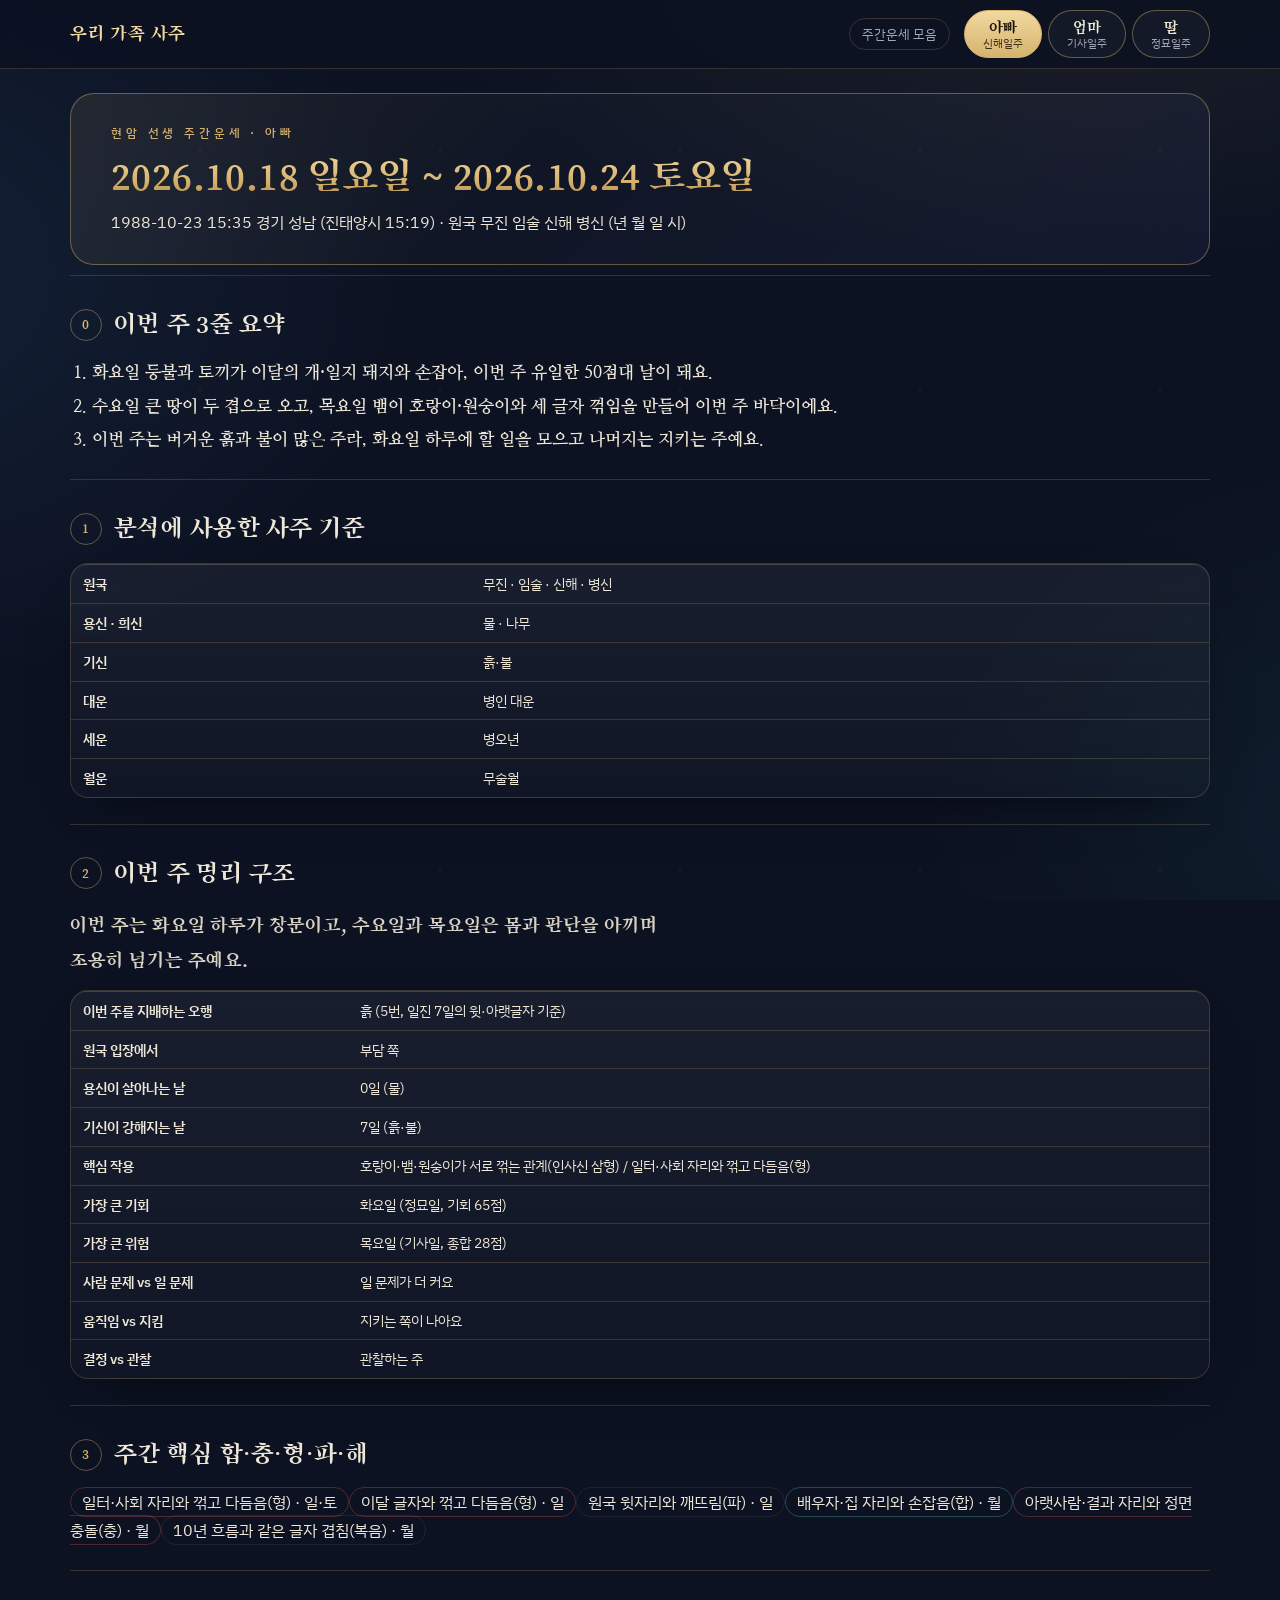
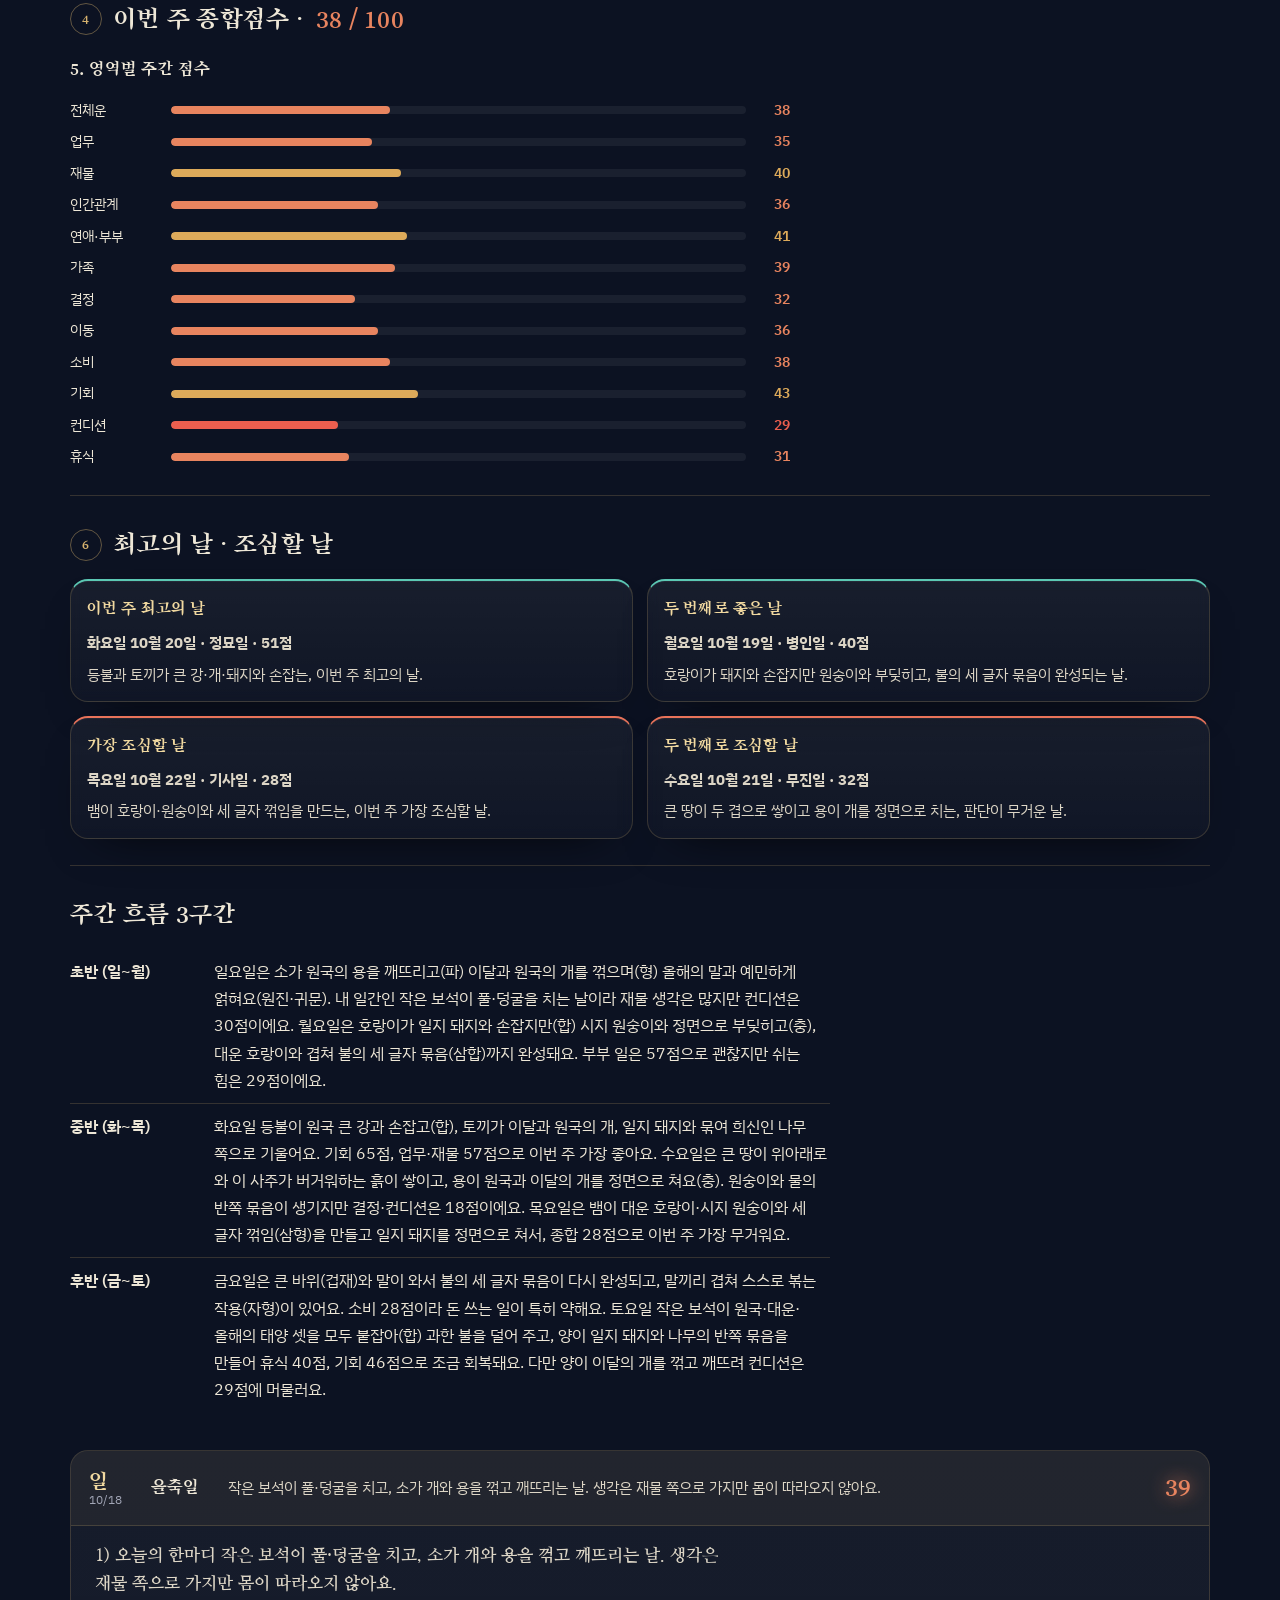
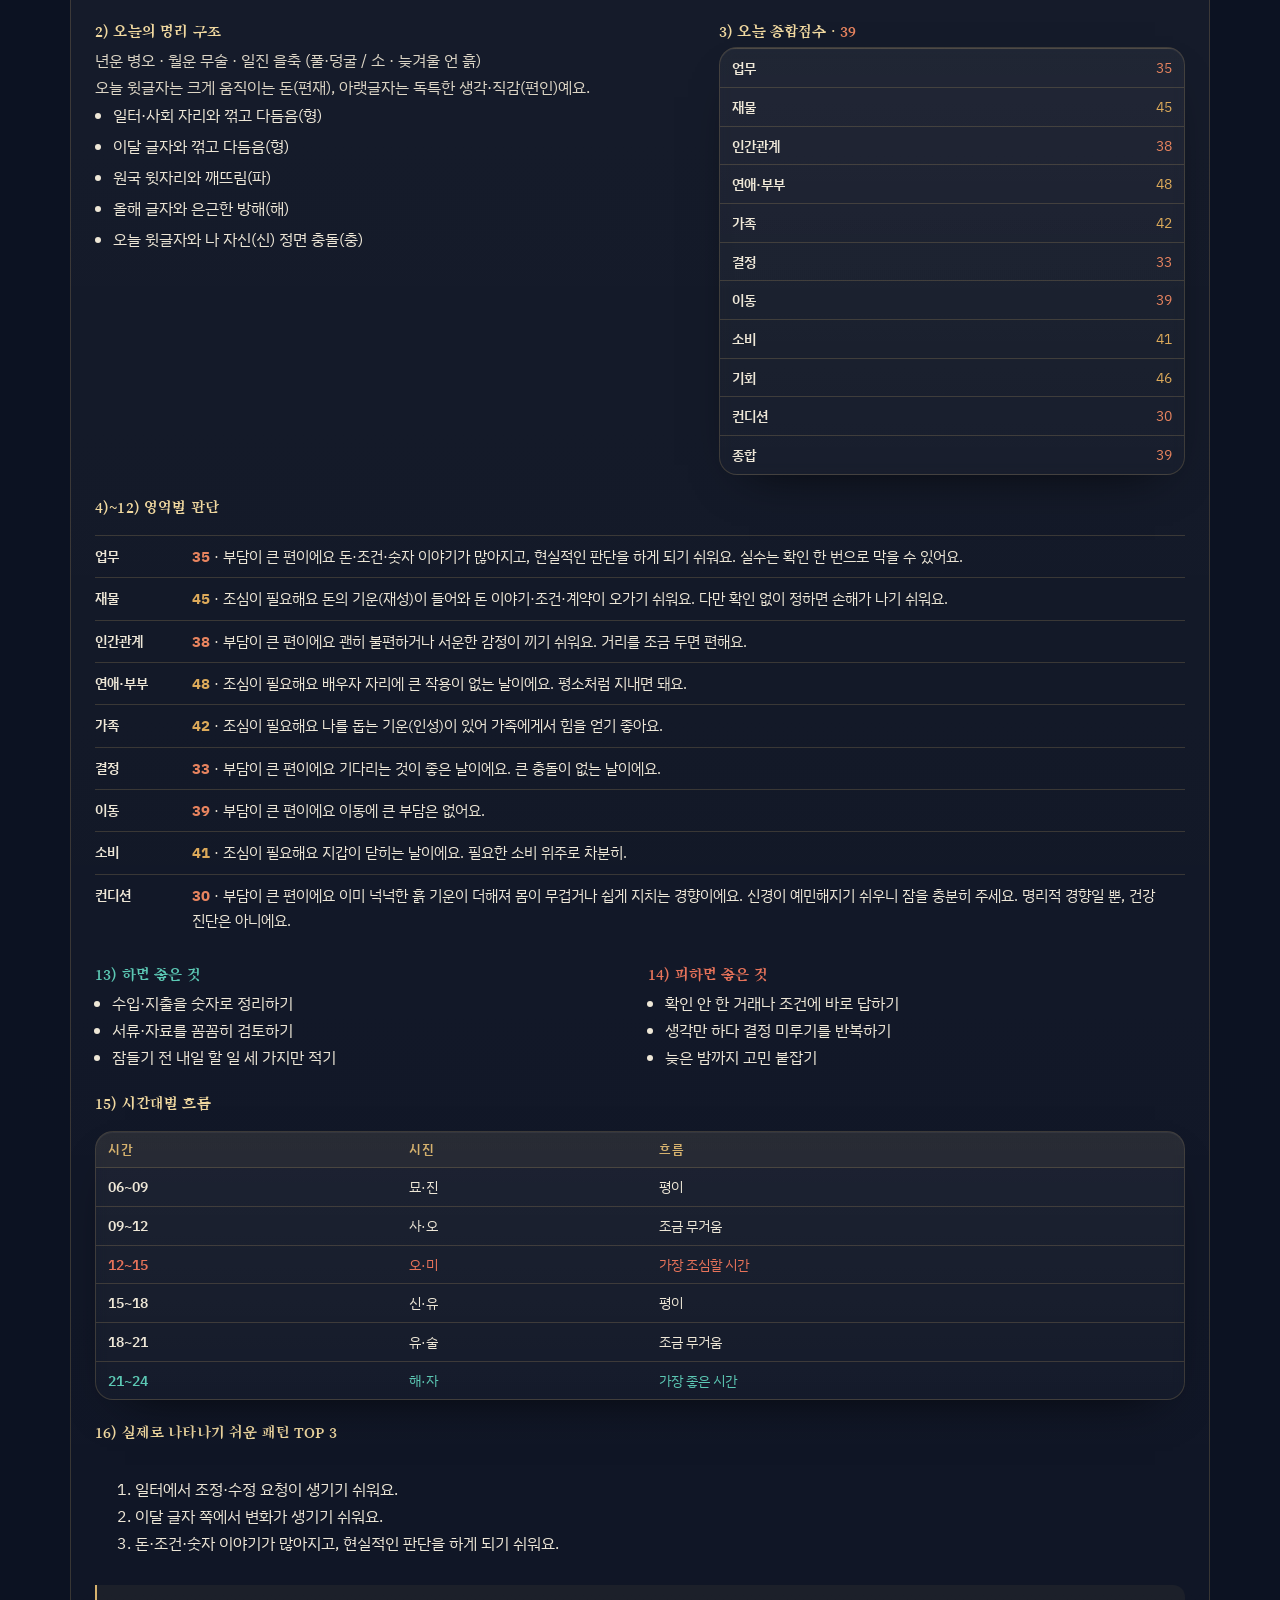
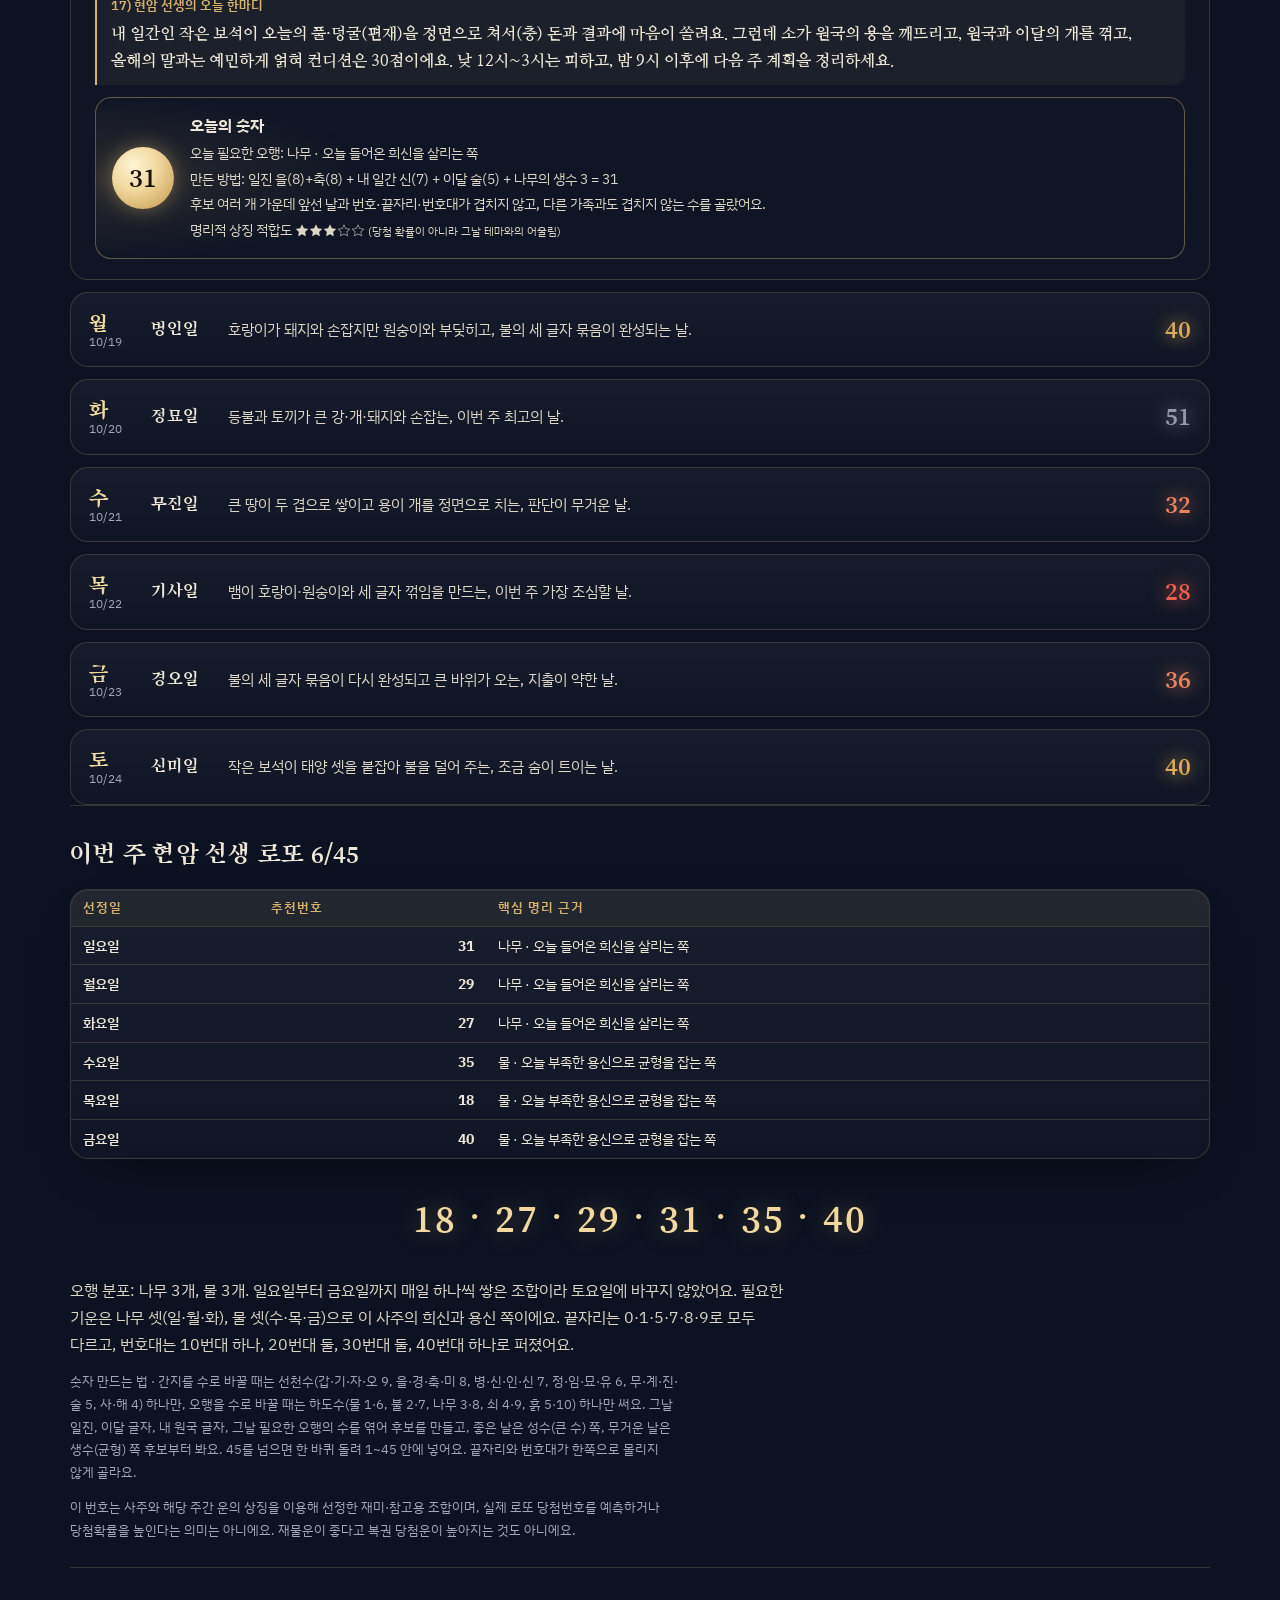
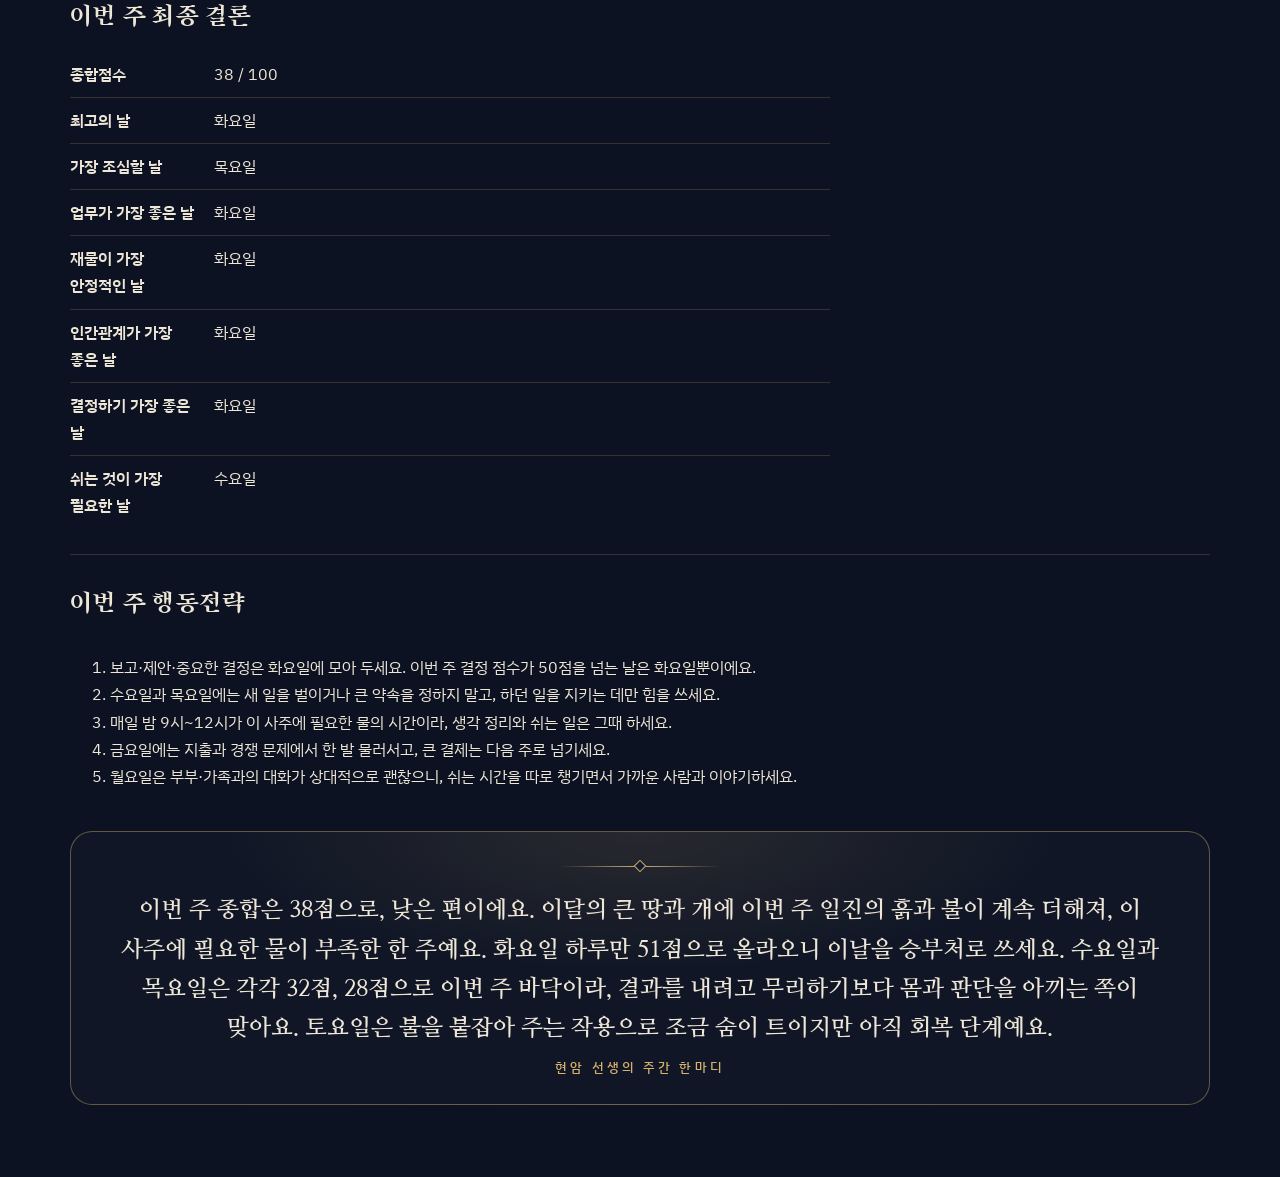
<file: weekly/2026-10-18.html>
<!doctype html>
<html lang="ko"><head><meta charset="utf-8"><meta name="viewport" content="width=device-width, initial-scale=1, viewport-fit=cover"><meta name="robots" content="noindex, nofollow">
<title>현암 선생 주간운세 10월 18일 주</title>
<link rel="preconnect" href="https://fonts.googleapis.com"><link rel="preconnect" href="https://fonts.gstatic.com" crossorigin>
<link rel="stylesheet" href="https://fonts.googleapis.com/css2?family=Song+Myung&family=Nanum+Myeongjo:wght@400;700;800&family=IBM+Plex+Sans+KR:wght@400;500;600&display=swap">
<style>
/* 레이아웃: 밤하늘 먹빛 바탕 위 금박 테두리 카드, 오방색으로 간지를 물들이는 단일 다크 테마 */
:root{
  --paper:#0C1222; --paper2:#121A30; --sheet:rgba(255,255,255,.035); --sheet2:rgba(255,255,255,.06);
  --ink:#EEE7D7; --muted:#A3A7B7; --line:rgba(214,178,110,.20); --line2:rgba(214,178,110,.42);
  --gold:#D6B26E; --gold2:#F1D9A0; --seal:#E8735A; --water:#86C9DA; --water-soft:rgba(134,201,218,.13);
  --g5:#5CC8B4; --g4:#7FAED0; --g3:#9399AE; --g2:#DDAA5A; --g1:#E8845F; --g0:#EC5F4F;
  --chip-good:rgba(92,200,180,.14); --chip-bad:rgba(236,95,79,.15); --chip-mid:rgba(255,255,255,.07);
  --e-wood:#62C795; --e-fire:#F0715A; --e-earth:#E0B25E; --e-metal:#E4E6F0; --e-water:#7C9CF0;
  --display:"Song Myung","Nanum Myeongjo","AppleMyungjo",serif;
  --serif:"Nanum Myeongjo","AppleMyungjo",serif;
  --body:"IBM Plex Sans KR","Apple SD Gothic Neo","Malgun Gothic",sans-serif;
  color-scheme:dark;
}

/* 레이아웃: 왼쪽 고정 목차 + 오른쪽 한 줄 길이 제한 본문. 한지 바탕, 인주(붉은 도장)와 물빛 강조 */
*{box-sizing:border-box}
body{background:var(--paper);color:var(--ink);font-family:var(--body);font-size:15.5px;line-height:1.75;word-break:keep-all}
.wrap{max-width:1180px;margin:0 auto;padding-inline:20px;padding-block:28px 72px}
h1,h2,h3{font-family:var(--display);font-weight:700;text-wrap:balance;margin:0}
.eyebrow{font-size:12px;letter-spacing:.14em;color:var(--muted);font-weight:500}
header.top{display:flex;flex-wrap:wrap;align-items:flex-end;justify-content:space-between;gap:16px;border-bottom:1px solid var(--line);padding-bottom:20px;margin-bottom:28px}
header.top h1{font-size:clamp(28px,5vw,42px);line-height:1.2}
header.top .who{color:var(--muted);font-size:14px}
.seal{display:inline-grid;place-items:center;width:52px;height:52px;border:2px solid var(--seal);color:var(--seal);font-family:var(--display);font-weight:700;font-size:15px;line-height:1.1;text-align:center;border-radius:6px;transform:rotate(-4deg)}
.layout{display:grid;grid-template-columns:220px minmax(0,1fr);gap:40px;align-items:start}
@media (max-width:900px){.layout{grid-template-columns:1fr;gap:20px}}
nav.toc{position:sticky;top:calc(env(safe-area-inset-top,0px) + 16px);max-height:calc(100vh - 32px);overflow-y:auto;font-size:13px;line-height:1.5;padding-right:6px}
nav.toc ol{list-style:none;margin:0;padding:0;display:grid;gap:2px}
nav.toc a{color:var(--muted);text-decoration:none;display:grid;grid-template-columns:2em 1fr;padding:2px 0}
nav.toc a:hover,nav.toc a:focus-visible{color:var(--ink)}
nav.toc a.on{color:var(--seal);font-weight:600}
nav.toc .tt{font-size:12px;letter-spacing:.1em;color:var(--muted);margin-bottom:8px}
@media (max-width:900px){nav.toc{position:static;max-height:none;background:var(--sheet);border:1px solid var(--line);border-radius:4px;padding:12px 14px}
  nav.toc ol{grid-template-columns:repeat(2,minmax(0,1fr));column-gap:12px}}
main{min-width:0;display:grid;gap:0}
section.s{padding-block:30px;border-top:1px solid var(--line);scroll-margin-top:16px;display:grid;gap:14px}
section.s:first-child{border-top:0;padding-top:0}
section.s > h2{font-size:24px;display:flex;gap:12px;align-items:baseline}
section.s > h2 .no{font-family:var(--body);font-size:13px;color:var(--seal);font-weight:600;font-variant-numeric:tabular-nums;min-width:1.8em}
section.s h3{font-size:18px;margin-top:6px}
p{margin:0;max-width:72ch}
.tag{display:inline-block;font-family:var(--body);font-size:11.5px;font-weight:600;letter-spacing:.04em;padding:1px 8px;border-radius:3px;margin-right:6px;vertical-align:2px}
.t-c{background:var(--chip-mid);color:var(--ink)} .t-i{background:var(--water-soft);color:var(--water)} .t-r{background:var(--chip-bad);color:var(--seal)}
.legend{display:flex;flex-wrap:wrap;gap:10px;font-size:13px;color:var(--muted)}
.lead{font-family:var(--display);font-size:clamp(17px,2.2vw,20px);line-height:1.75;max-width:62ch}
.tbl{overflow-x:auto;border:1px solid var(--line);border-radius:4px;background:var(--sheet)}
table{border-collapse:collapse;width:100%;font-size:14px;line-height:1.55}
th,td{padding:8px 12px;text-align:left;vertical-align:top;border-top:1px solid var(--line)}
thead th{border-top:0;font-weight:600;color:var(--muted);font-size:12.5px;letter-spacing:.04em;white-space:nowrap}
tbody th{font-weight:600;white-space:nowrap}
td.num,th.num{font-variant-numeric:tabular-nums;text-align:right;white-space:nowrap}
.pillars{display:grid;grid-template-columns:repeat(4,minmax(0,1fr));gap:8px;max-width:620px}
.pil{background:var(--sheet);border:1px solid var(--line);border-radius:4px;padding:12px 8px;text-align:center;display:grid;gap:4px}
.pil .lab{font-size:12px;color:var(--muted)}
.pil .ch{font-family:var(--display);font-size:clamp(22px,4vw,30px);font-weight:700;line-height:1.15}
.pil .na{font-size:12px;color:var(--muted);line-height:1.35}
.pil .tg{font-size:12px;font-weight:600;color:var(--water)}
.pil.me{border-color:var(--seal)} .pil.me .lab{color:var(--seal)}
.bars{display:grid;gap:8px;max-width:620px}
.bar{display:grid;grid-template-columns:4.5em minmax(0,1fr) 6.5em;gap:10px;align-items:center;font-size:14px}
.bar .tr{height:10px;background:var(--chip-mid);border-radius:2px;overflow:hidden}
.bar .fl{height:100%;border-radius:2px}
.bar .lv{font-size:13px;color:var(--muted)}
.cards{display:grid;grid-template-columns:repeat(2,minmax(0,1fr));gap:14px}
@media (max-width:700px){.cards{grid-template-columns:1fr}}
.card{min-width:0;background:var(--sheet);border:1px solid var(--line);border-radius:4px;padding:14px 16px;display:grid;gap:6px;font-size:14.5px}
.card h4{margin:0;font-family:var(--display);font-size:16.5px}
.card dl{margin:0;display:grid;gap:4px}
.card dl div{display:grid;grid-template-columns:6.5em minmax(0,1fr);gap:8px}
.card dt{color:var(--muted);font-size:13px}
.card dd{margin:0}
.card.good{border-top:3px solid var(--water)} .card.bad{border-top:3px solid var(--seal)}
ul.plain{margin:0;padding-left:1.15em;display:grid;gap:4px;max-width:72ch}
.pair{display:grid;grid-template-columns:minmax(0,1fr);gap:0;max-width:76ch}
.pair div{display:grid;grid-template-columns:8.5em minmax(0,1fr);gap:12px;padding:9px 0;border-top:1px solid var(--line)}
.pair div:first-child{border-top:0}
.pair b{font-weight:600}
@media (max-width:520px){.pair div,.card dl div{grid-template-columns:1fr;gap:2px}}
.lv-s{color:var(--water);font-weight:600} .lv-m{color:var(--muted);font-weight:600} .lv-w{color:var(--seal);font-weight:600}
.score{font-variant-numeric:tabular-nums;font-weight:600}
.saying{font-family:var(--display);font-size:clamp(19px,2.6vw,23px);line-height:1.7;border-left:3px solid var(--seal);padding-left:18px;max-width:56ch;margin:0}
.saying small{display:block;font-family:var(--body);font-size:13px;color:var(--muted);margin-top:8px}
.note{font-size:13px;color:var(--muted);max-width:76ch}
a{color:var(--water)}
a:focus-visible{outline:2px solid var(--water);outline-offset:2px}

/* ===== 사주 홈페이지 테마 덧씌움 ===== */
html{background:var(--paper)}
body{background-color:var(--paper);color:var(--ink);
  background-image:
    radial-gradient(1200px 600px at 85% -10%, rgba(214,178,110,.10), transparent 60%),
    radial-gradient(900px 700px at -10% 30%, rgba(60,110,160,.16), transparent 60%),
    radial-gradient(800px 600px at 110% 90%, rgba(40,120,120,.12), transparent 60%),
    radial-gradient(1.2px 1.2px at 20px 30px, rgba(255,255,255,.55), transparent 60%),
    radial-gradient(1px 1px at 120px 80px, rgba(255,255,255,.35), transparent 60%),
    radial-gradient(1.4px 1.4px at 200px 150px, rgba(241,217,160,.45), transparent 60%),
    radial-gradient(1px 1px at 60px 190px, rgba(255,255,255,.3), transparent 60%);
  background-size:auto,auto,auto,240px 240px,240px 240px,240px 240px,240px 240px;
  background-attachment:fixed}
::selection{background:rgba(214,178,110,.35)}
a{color:var(--gold2)}
h1,h2,h3,h4{font-family:var(--display);font-weight:400;letter-spacing:.01em}
.eyebrow{color:var(--gold);letter-spacing:.32em;font-size:12px}

/* 머리글: 금박 테두리 히어로 */
header.top{position:relative;overflow:hidden;border:1px solid var(--line2);border-radius:24px;padding:clamp(24px,4vw,44px);
  background:linear-gradient(135deg,rgba(214,178,110,.10),rgba(255,255,255,.02) 40%,rgba(124,156,240,.06));
  box-shadow:0 30px 80px -40px rgba(0,0,0,.8), inset 0 1px 0 rgba(255,255,255,.06);align-items:center;margin-bottom:8px}
header.top::before{content:"";position:absolute;inset:10px;border:1px solid var(--line);border-radius:16px;pointer-events:none}
header.top > div:first-child{position:relative;z-index:1;display:grid;gap:10px;min-width:0;flex:1 1 320px}
header.top h1{font-size:clamp(30px,5.4vw,52px);line-height:1.2;
  background:linear-gradient(180deg,var(--gold2),var(--gold) 60%,#B08A48);-webkit-background-clip:text;background-clip:text;color:transparent}
header.top .who{color:var(--muted);font-size:13.5px;line-height:1.7}
.wheel{position:relative;z-index:1;width:clamp(130px,22vw,200px);aspect-ratio:1;max-width:100%;flex:0 0 auto}
.wheel svg{width:100%;height:100%;overflow:visible}
.wheel .spin{transform-origin:100px 100px;animation:spin 160s linear infinite}
.wheel .spin2{transform-origin:100px 100px;animation:spin 90s linear infinite reverse}
@keyframes spin{to{transform:rotate(360deg)}}
@keyframes rise{from{opacity:.0;transform:translateY(10px)}to{opacity:1;transform:none}}
header.top > div:first-child{animation:rise .9s ease-out both}
@media (prefers-reduced-motion:reduce){.wheel .spin,.wheel .spin2,header.top > div:first-child{animation:none}}

/* 섹션 제목 */
section > h2, section.s > h2{font-size:clamp(24px,3.2vw,30px);color:var(--ink);display:flex;align-items:center;gap:14px}
section > h2::before{content:"";width:9px;height:9px;flex:0 0 auto;transform:rotate(45deg);border:1px solid var(--gold);background:rgba(214,178,110,.25)}
section.s > h2::before{display:none}
section.s > h2 .no{display:inline-grid;place-items:center;min-width:34px;height:34px;border:1px solid var(--line2);border-radius:50%;color:var(--gold);font-family:var(--display);font-size:15px;font-weight:400}
section.s{border-top:1px solid var(--line)}
.lead{color:#D9D2C2}
p{color:#DDD6C6}

/* 공통 판넬 */
.panel,.pil,.chartbox,.tbl,.card,.dw,.cell{border-color:var(--line)!important}
.panel,.chartbox,.tbl,.card,.dw{background:linear-gradient(180deg,rgba(255,255,255,.05),rgba(255,255,255,.02));border:1px solid var(--line);border-radius:18px;
  box-shadow:0 20px 50px -30px rgba(0,0,0,.9), inset 0 1px 0 rgba(255,255,255,.05);backdrop-filter:blur(6px)}
.chartbox{padding:18px 14px 8px}

/* 원국 기둥: 오방색 타일 */
.pillars{gap:10px}
.pil{border-radius:18px;padding:16px 8px 14px;background:linear-gradient(180deg,rgba(255,255,255,.06),rgba(255,255,255,.015));border:1px solid var(--line);gap:6px}
.pil .lab{color:var(--gold);letter-spacing:.12em}
.pil .ch{font-family:var(--display);font-size:clamp(30px,5vw,42px);font-weight:400;width:1.6em;height:1.6em;display:grid;place-items:center;margin:2px auto;border-radius:14px;
  background:radial-gradient(circle at 30% 25%,rgba(255,255,255,.12),rgba(255,255,255,.02));border:1px solid rgba(255,255,255,.08)}
.pil .na{color:var(--muted)}
.pil .tg{color:var(--gold2);font-weight:500}
.pil.me{border-color:var(--gold)!important;box-shadow:0 0 0 1px rgba(214,178,110,.35),0 0 40px -10px rgba(214,178,110,.45)}
.pil.me .lab{color:var(--gold2)}
[data-el="wood"]{color:var(--e-wood)!important} [data-el="fire"]{color:var(--e-fire)!important} [data-el="earth"]{color:var(--e-earth)!important}
[data-el="metal"]{color:var(--e-metal)!important} [data-el="water"]{color:var(--e-water)!important}
.pil .ch[data-el]{text-shadow:0 0 18px currentColor}
.pil .ch[data-el="wood"]{border-color:rgba(98,199,149,.35)} .pil .ch[data-el="fire"]{border-color:rgba(240,113,90,.35)}
.pil .ch[data-el="earth"]{border-color:rgba(224,178,94,.35)} .pil .ch[data-el="metal"]{border-color:rgba(228,230,240,.35)} .pil .ch[data-el="water"]{border-color:rgba(124,156,240,.35)}

/* 칩·태그 */
.chip{border-radius:999px;padding:3px 11px;border:1px solid rgba(255,255,255,.07);color:var(--ink)}
.chip.good{border-color:rgba(92,200,180,.3)} .chip.bad{border-color:rgba(236,95,79,.3)}
.med{border:1px solid rgba(255,255,255,.08)} .med.w{color:var(--g5)} .med.b{color:var(--seal)}
.tag{border-radius:999px}
.t-c{background:rgba(255,255,255,.08);color:var(--ink)} .t-i{background:rgba(134,201,218,.14);color:var(--water)} .t-r{background:rgba(232,115,90,.15);color:var(--seal)}

/* 표 */
table{color:var(--ink)}
thead th{color:var(--gold);letter-spacing:.08em;background:rgba(214,178,110,.06)}
th,td{border-top:1px solid var(--line)}
tbody tr:hover td,tbody tr:hover th{background:rgba(255,255,255,.025)}
table.calc th{color:var(--gold)}

/* 점수 숫자 */
.score .n,.meta .sc .n,.yc .n,.score .n{font-family:var(--display);font-weight:400;text-shadow:0 0 24px currentColor}
.ok{color:var(--g5);font-family:var(--display);font-weight:400;font-size:22px}
.ok::before{content:"";width:22px;height:22px;border-radius:50%;border:1px solid var(--g5);background:radial-gradient(circle,rgba(92,200,180,.5),transparent 70%)}

/* 일진 달력 */
.tab{border-color:var(--line2);color:var(--ink);background:transparent;font-family:var(--display);font-size:15px;padding:6px 18px}
.tab[aria-selected="true"]{background:linear-gradient(180deg,var(--gold2),var(--gold));color:#1A1408;border-color:var(--gold)}
.dow{color:var(--gold)} .dow.sun{color:var(--seal)}
.cell{border-radius:12px;background:rgba(255,255,255,.035);border:1px solid var(--line);transition:transform .15s ease,background .15s ease}
.cell:not(.out):not(.empty):hover{transform:translateY(-2px);background:rgba(214,178,110,.08)}
.cell .gz{font-family:var(--display);font-size:13px}
.cell .bar{height:4px;border-radius:99px;box-shadow:0 0 10px currentColor}
.cell[aria-pressed="true"]{outline:none;border-color:var(--gold)!important;box-shadow:0 0 0 1px var(--gold),0 0 24px -6px rgba(214,178,110,.6);background:rgba(214,178,110,.10)}
.cell.today .dn::after{color:var(--gold2)}
.cell .jq{color:var(--gold2)}
.panel{padding:26px clamp(18px,3vw,32px)}
.ph .gzbig{font-family:var(--display);font-weight:400;font-size:36px}
.panel h3{font-family:var(--serif);font-weight:800;font-size:21px;color:var(--gold2)}
.glyph{border-left-width:2px}
.navrow button,.mnav button{border-color:var(--line2);color:var(--ink);background:rgba(255,255,255,.03)}
.navrow button:hover,.mnav button:hover{border-color:var(--gold);color:var(--gold2)}
.mnav{background:rgba(12,18,34,.82);backdrop-filter:blur(10px);border-bottom:1px solid var(--line)}
.mnav .yr{color:var(--gold)}

/* 월운·대운 카드 */
.mcard,.yc{border-top-width:2px;padding:18px;border-radius:18px;background:linear-gradient(180deg,rgba(255,255,255,.05),rgba(255,255,255,.015));border-left:1px solid var(--line);border-right:1px solid var(--line);border-bottom:1px solid var(--line)}
.month{border-top:1px solid var(--line);padding-block:34px}
.meta .gzb{font-family:var(--display);font-weight:400;font-size:46px}
.meta .lab{color:var(--gold);letter-spacing:.12em}
.body h3,.mcard h3,.yc h3{color:var(--gold2)}
.body h3{font-family:var(--serif);font-weight:800}
.strip div{background:rgba(255,255,255,.04);border-radius:8px}
.past{background:rgba(214,178,110,.12);color:var(--gold2);border:1px solid var(--line2)}
.doms div.plan dt{color:var(--gold2)}
.dlink{color:var(--water)} .dlink.bad{color:var(--seal)}

/* 원국 리포트 */
nav.toc a{color:var(--muted)} nav.toc a.on{color:var(--gold2)} nav.toc .tt{color:var(--gold)}
.card.good{border-top:2px solid var(--g5)!important} .card.bad{border-top:2px solid var(--seal)!important}
.card h4{color:var(--gold2)}
.bar .tr{background:rgba(255,255,255,.06);border-radius:99px;height:8px}
.bar .fl{border-radius:99px;box-shadow:0 0 14px currentColor}
.lv-s{color:var(--g5)} .lv-w{color:var(--seal)} .lv-m{color:var(--muted)}

/* 한마디 */
.saying{position:relative;border:1px solid var(--line2);border-left:1px solid var(--line2);border-radius:22px;padding:34px clamp(22px,4vw,46px) 26px;max-width:none;
  background:radial-gradient(600px 200px at 50% 0%,rgba(214,178,110,.12),transparent 70%),rgba(255,255,255,.02);
  font-family:var(--serif);font-weight:700;color:var(--ink);text-align:center}
.saying::before{content:"";display:block;width:160px;height:1px;margin:0 auto 24px;background:linear-gradient(90deg,transparent,var(--gold),transparent)}
.saying::after{content:"";position:absolute;top:34px;left:50%;width:7px;height:7px;transform:translate(-50%,-50%) rotate(45deg);background:var(--paper2);border:1px solid var(--gold)}
.saying small{color:var(--gold);letter-spacing:.24em;font-weight:500}
.notes,.note{color:var(--muted)}
.notes a,.note a{color:var(--gold2)}

.trio{display:grid;grid-template-columns:repeat(3,minmax(0,1fr));gap:18px}
@media (max-width:960px){.trio{grid-template-columns:1fr}}
.person{min-width:0;display:grid;gap:12px;padding:20px 16px;border:1px solid var(--line);border-radius:20px;background:linear-gradient(180deg,rgba(255,255,255,.05),rgba(255,255,255,.015))}
.person .who2{display:flex;justify-content:space-between;align-items:baseline;gap:8px}
.person .who2 h3{font-size:24px}
.person .who2 span{font-size:12.5px;color:var(--muted)}
.person .pillars{grid-template-columns:repeat(4,minmax(0,1fr));max-width:none;gap:6px}
.person .pil{padding:10px 4px;border-radius:14px}
.person .pil .ch{font-size:clamp(24px,3.4vw,32px)}
.person .pil .na{font-size:11px}
.person .ess{font-family:var(--serif);font-weight:700;font-size:16px;line-height:1.6}
.kv{display:grid;gap:6px;font-size:13.5px}
.kv div{display:grid;grid-template-columns:4.6em minmax(0,1fr);gap:8px}
.kv dt{color:var(--gold)} .kv dd{margin:0}
.kv{margin:0}
.triad{background:linear-gradient(180deg,rgba(255,255,255,.04),rgba(255,255,255,.01));border:1px solid var(--line);border-radius:22px;padding:10px;overflow-x:auto}
.triad svg{display:block;width:100%;min-width:560px;height:auto}
.mbars{display:grid;gap:8px;max-width:640px}
.mbar{display:grid;grid-template-columns:3em minmax(0,1fr) 5.5em;gap:10px;align-items:center;font-size:14px}
.mbar .tr{display:flex;height:12px;border-radius:99px;overflow:hidden;background:rgba(255,255,255,.05)}
.mbar .tr span{height:100%}
.mbar .ct{font-size:12.5px;color:var(--muted);font-variant-numeric:tabular-nums}
.keys{display:flex;flex-wrap:wrap;gap:14px;font-size:12.5px;color:var(--muted)}
.keys i{display:inline-block;width:12px;height:12px;border-radius:3px;margin-right:6px;vertical-align:-2px}
.match{display:grid;grid-template-columns:minmax(0,300px) minmax(0,1fr);gap:28px;align-items:start}
@media (max-width:880px){.match{grid-template-columns:1fr}}
.dial{display:grid;place-items:center;gap:6px;padding:22px;border:1px solid var(--line);border-radius:22px;background:radial-gradient(circle at 50% 40%,rgba(214,178,110,.12),transparent 70%)}
.dial svg{width:170px;height:170px}
.dial .nm{font-family:var(--display);font-size:20px;color:var(--gold2)}
.dial .sub{font-size:13px;color:var(--muted);text-align:center}
.areas{display:grid;gap:7px}
.area{display:grid;grid-template-columns:7.5em minmax(0,1fr) 2.4em;gap:10px;align-items:center;font-size:13.5px}
.area .tr{height:8px;border-radius:99px;background:rgba(255,255,255,.06);overflow:hidden}
.area .fl{height:100%;border-radius:99px}
.area b{font-variant-numeric:tabular-nums;text-align:right;font-weight:600}
.flow{overflow-x:auto;border:1px solid var(--line);border-radius:18px}
.famnav{position:sticky;top:env(safe-area-inset-top,0px);z-index:20;background:rgba(12,18,34,.88);backdrop-filter:blur(12px);border-bottom:1px solid var(--line)}
.famnav .in{max-width:1180px;margin:0 auto;padding:10px 20px;display:flex;align-items:center;gap:14px;flex-wrap:wrap}
.famnav .brand{font-family:var(--display);color:var(--gold2);font-size:19px;margin-right:auto;letter-spacing:.04em}
.famnav [role=tablist]{display:flex;gap:6px;flex-wrap:wrap}
.famnav button{font:inherit;cursor:pointer;display:grid;gap:0;text-align:center;padding:6px 18px;border-radius:999px;border:1px solid var(--line2);background:rgba(255,255,255,.03);color:var(--ink);line-height:1.25}
.famnav button b{font-family:var(--display);font-weight:400;font-size:16px}
.famnav button small{font-size:11px;color:var(--muted)}
.famnav button[aria-selected=true]{background:linear-gradient(180deg,var(--gold2),var(--gold));border-color:var(--gold);color:#1A1408}
.famnav button[aria-selected=true] small{color:#3A2E14}
.famnav button:focus-visible{outline:2px solid var(--water);outline-offset:2px}
nav.toc{top:calc(env(safe-area-inset-top,0px) + 76px)!important;max-height:calc(100vh - 96px)!important}
section.s{scroll-margin-top:84px}
@media (max-width:600px){.famnav .brand{width:100%}.famnav button{padding:5px 14px}}

body{margin:0;font-family:var(--body)}img{max-width:100%}[hidden]{display:none!important}
/* ===== 주간운세 ===== */
.famnav .back{color:var(--muted);text-decoration:none;font-size:13px;border:1px solid var(--line);border-radius:999px;padding:4px 12px}
.famnav .back:hover{color:var(--gold2);border-color:var(--gold)}
.famnav a.brand{text-decoration:none}
.wrap{display:grid;gap:0;padding-block:24px 72px}
.wk-head{display:grid;gap:8px;padding:28px clamp(18px,4vw,40px);border:1px solid var(--line2);border-radius:24px;margin-bottom:10px;
  background:linear-gradient(135deg,rgba(214,178,110,.10),rgba(255,255,255,.02) 40%,rgba(124,156,240,.06))}
.wk-head h1{font-size:clamp(24px,4.4vw,40px);background:linear-gradient(180deg,var(--gold2),var(--gold) 60%,#B08A48);-webkit-background-clip:text;background-clip:text;color:transparent;line-height:1.25}
section.wk{padding-block:26px;border-top:1px solid var(--line);display:grid;gap:12px}
section.wk > h2{font-size:clamp(21px,3vw,26px);display:flex;gap:12px;align-items:center}
section.wk > h2 .no{display:inline-grid;place-items:center;min-width:32px;height:32px;border:1px solid var(--line2);border-radius:50%;color:var(--gold);font-family:var(--display);font-size:14px}
section.wk > h2::before{display:none}
.sum3{margin:0;padding-left:1.3em;display:grid;gap:6px;font-family:var(--serif);font-weight:700;font-size:17px;line-height:1.6}
.areas{display:grid;gap:7px;max-width:720px}
.area{display:grid;grid-template-columns:6.5em minmax(0,1fr) 2.4em;gap:10px;align-items:center;font-size:14px}
.area .tr{height:8px;border-radius:99px;background:rgba(255,255,255,.06);overflow:hidden}
.area .fl{height:100%;border-radius:99px}
.area b{font-variant-numeric:tabular-nums;text-align:right}
details.day{border:1px solid var(--line);border-radius:18px;margin-top:12px;background:linear-gradient(180deg,rgba(255,255,255,.045),rgba(255,255,255,.015));overflow:hidden}
details.day > summary{list-style:none;cursor:pointer;display:grid;grid-template-columns:3.2em 4.2em minmax(0,1fr) 2.6em;gap:12px;align-items:center;padding:14px 18px}
details.day > summary::-webkit-details-marker{display:none}
details.day[open] > summary{border-bottom:1px solid var(--line);background:rgba(214,178,110,.06)}
.dl{display:grid;line-height:1.1}.dl b{font-family:var(--display);font-size:22px;font-weight:400;color:var(--gold2)}.dl small{color:var(--muted);font-size:12px}
.dg{font-family:var(--display);font-size:18px}
.dh{font-size:14.5px;color:#DDD6C6;min-width:0}
.ds{font-family:var(--display);font-size:26px;text-align:right;text-shadow:0 0 18px currentColor}
.dbody{padding:16px clamp(14px,3vw,24px) 20px;display:grid;gap:12px}
.dbody h4{margin:6px 0 2px;font-family:var(--display);font-weight:400;font-size:16px;color:var(--gold2)}
.dkey{font-family:var(--serif);font-weight:700;font-size:16.5px}
.dgrid{display:grid;grid-template-columns:minmax(0,1.3fr) minmax(0,1fr);gap:18px}
@media (max-width:760px){.dgrid{grid-template-columns:1fr}details.day > summary{grid-template-columns:2.8em 3.8em minmax(0,1fr) 2.4em;gap:8px;padding:12px}}
.doms{display:grid;margin:0}
.doms div{display:grid;grid-template-columns:5.6em minmax(0,1fr);gap:10px;padding:8px 0;border-top:1px solid var(--line)}
.doms dt{font-weight:600;font-size:14px}.doms dd{margin:0;font-size:14.5px}
.todo{display:grid;grid-template-columns:1fr 1fr;gap:16px}
@media (max-width:520px){.todo{grid-template-columns:1fr}}
.todo ul{margin:0;padding-left:1.1em}
.todo .y h4{color:var(--g5)}.todo .n h4{color:var(--seal)}
tr.best th,tr.best td{color:var(--g5)} tr.worst th,tr.worst td{color:var(--seal)}
.dsay{margin:0;border-left:2px solid var(--gold);padding:10px 14px;background:rgba(214,178,110,.06);border-radius:0 12px 12px 0;font-family:var(--serif);font-weight:700}
.dsay b{display:block;font-family:var(--body);font-size:12.5px;color:var(--gold);font-weight:600;margin-bottom:4px}
.lotto{display:grid;grid-template-columns:auto minmax(0,1fr);gap:16px;align-items:center;border:1px solid var(--line2);border-radius:16px;padding:14px 16px;background:radial-gradient(400px 120px at 0% 50%,rgba(214,178,110,.14),transparent 70%)}
.lotto p{margin:2px 0;font-size:13.5px}
.ball{width:62px;height:62px;border-radius:50%;display:grid;place-items:center;font-family:var(--display);font-size:28px;color:#1A1408;
  background:radial-gradient(circle at 35% 30%,#FFF4D6,var(--gold2) 40%,var(--gold) 75%,#9C7A3C);box-shadow:0 0 24px -4px rgba(214,178,110,.7)}
.final{font-family:var(--display);font-size:clamp(28px,5vw,40px);color:var(--gold2);text-align:center;letter-spacing:.06em;padding:12px;text-shadow:0 0 24px rgba(214,178,110,.4)}
.wklist{display:grid;gap:10px;margin-top:14px}
.wkitem{display:flex;flex-wrap:wrap;justify-content:space-between;gap:10px;align-items:center;padding:16px 18px;border:1px solid var(--line);border-radius:16px;text-decoration:none;color:var(--ink);background:rgba(255,255,255,.035)}
.wkitem:hover{border-color:var(--gold);background:rgba(214,178,110,.08)}
.wr{font-family:var(--display);font-size:18px;color:var(--gold2)}
.wp{display:flex;gap:14px}.ps{display:flex;gap:6px;align-items:baseline;font-size:13px}.ps i{font-style:normal;font-family:var(--display);font-size:18px}
</style></head><body>
<nav class="famnav" aria-label="가족 선택"><div class="in"><a class="brand" href="../index.html">우리 가족 사주</a><a class="back" href="index.html">주간운세 모음</a><div role="tablist"><button role="tab" data-key="dad" aria-selected="true"><b>아빠</b><small>신해일주</small></button><button role="tab" data-key="mom" aria-selected="false"><b>엄마</b><small>기사일주</small></button><button role="tab" data-key="daughter" aria-selected="false"><b>딸</b><small>정묘일주</small></button></div></div></nav>
<div class="person-pane" data-key="dad"><div class="wrap"><header class="wk-head"><div class="eyebrow">현암 선생 주간운세 · 아빠</div><h1>2026.10.18 일요일 ~ 2026.10.24 토요일</h1><div class="who">1988-10-23 15:35 경기 성남 (진태양시 15:19) · 원국 무진 임술 신해 병신 (년 월 일 시)</div></header>
<section class="wk"><h2><span class="no">0</span>이번 주 3줄 요약</h2><ol class="sum3"><li>화요일 등불과 토끼가 이달의 개·일지 돼지와 손잡아, 이번 주 유일한 50점대 날이 돼요.</li><li>수요일 큰 땅이 두 겹으로 오고, 목요일 뱀이 호랑이·원숭이와 세 글자 꺾임을 만들어 이번 주 바닥이에요.</li><li>이번 주는 버거운 흙과 불이 많은 주라, 화요일 하루에 할 일을 모으고 나머지는 지키는 주예요.</li></ol></section>
<section class="wk"><h2><span class="no">1</span>분석에 사용한 사주 기준</h2><div class="tbl"><table><tbody><tr><th>원국</th><td>무진 · 임술 · 신해 · 병신</td></tr><tr><th>용신 · 희신</th><td>물 · 나무</td></tr><tr><th>기신</th><td>흙·불</td></tr><tr><th>대운</th><td>병인 대운</td></tr><tr><th>세운</th><td>병오년</td></tr><tr><th>월운</th><td>무술월</td></tr></tbody></table></div></section>
<section class="wk"><h2><span class="no">2</span>이번 주 명리 구조</h2><p class="lead">이번 주는 화요일 하루가 창문이고, 수요일과 목요일은 몸과 판단을 아끼며 조용히 넘기는 주예요.</p><div class="tbl"><table><tbody><tr><th>이번 주를 지배하는 오행</th><td>흙 (5번, 일진 7일의 윗·아랫글자 기준)</td></tr><tr><th>원국 입장에서</th><td>부담 쪽</td></tr><tr><th>용신이 살아나는 날</th><td>0일 (물)</td></tr><tr><th>기신이 강해지는 날</th><td>7일 (흙·불)</td></tr><tr><th>핵심 작용</th><td>호랑이·뱀·원숭이가 서로 꺾는 관계(인사신 삼형) / 일터·사회 자리와 꺾고 다듬음(형)</td></tr><tr><th>가장 큰 기회</th><td>화요일 (정묘일, 기회 65점)</td></tr><tr><th>가장 큰 위험</th><td>목요일 (기사일, 종합 28점)</td></tr><tr><th>사람 문제 vs 일 문제</th><td>일 문제가 더 커요</td></tr><tr><th>움직임 vs 지킴</th><td>지키는 쪽이 나아요</td></tr><tr><th>결정 vs 관찰</th><td>관찰하는 주</td></tr></tbody></table></div></section>
<section class="wk"><h2><span class="no">3</span>주간 핵심 합·충·형·파·해</h2><div class="chips"><span class="chip bad">일터·사회 자리와 꺾고 다듬음(형) · 일·토</span><span class="chip bad">이달 글자와 꺾고 다듬음(형) · 일</span><span class="chip mid">원국 윗자리와 깨뜨림(파) · 일</span><span class="chip good">배우자·집 자리와 손잡음(합) · 월</span><span class="chip bad">아랫사람·결과 자리와 정면 충돌(충) · 월</span><span class="chip mid">10년 흐름과 같은 글자 겹침(복음) · 월</span></div></section>
<section class="wk"><h2><span class="no">4</span>이번 주 종합점수 · <span style="color:var(--g1)">38 / 100</span></h2><h3>5. 영역별 주간 점수</h3><div class="areas"><div class="area"><span>전체운</span><div class="tr"><div class="fl" style="width:38%;background:var(--g1)"></div></div><b style="color:var(--g1)">38</b></div><div class="area"><span>업무</span><div class="tr"><div class="fl" style="width:35%;background:var(--g1)"></div></div><b style="color:var(--g1)">35</b></div><div class="area"><span>재물</span><div class="tr"><div class="fl" style="width:40%;background:var(--g2)"></div></div><b style="color:var(--g2)">40</b></div><div class="area"><span>인간관계</span><div class="tr"><div class="fl" style="width:36%;background:var(--g1)"></div></div><b style="color:var(--g1)">36</b></div><div class="area"><span>연애·부부</span><div class="tr"><div class="fl" style="width:41%;background:var(--g2)"></div></div><b style="color:var(--g2)">41</b></div><div class="area"><span>가족</span><div class="tr"><div class="fl" style="width:39%;background:var(--g1)"></div></div><b style="color:var(--g1)">39</b></div><div class="area"><span>결정</span><div class="tr"><div class="fl" style="width:32%;background:var(--g1)"></div></div><b style="color:var(--g1)">32</b></div><div class="area"><span>이동</span><div class="tr"><div class="fl" style="width:36%;background:var(--g1)"></div></div><b style="color:var(--g1)">36</b></div><div class="area"><span>소비</span><div class="tr"><div class="fl" style="width:38%;background:var(--g1)"></div></div><b style="color:var(--g1)">38</b></div><div class="area"><span>기회</span><div class="tr"><div class="fl" style="width:43%;background:var(--g2)"></div></div><b style="color:var(--g2)">43</b></div><div class="area"><span>컨디션</span><div class="tr"><div class="fl" style="width:29%;background:var(--g0)"></div></div><b style="color:var(--g0)">29</b></div><div class="area"><span>휴식</span><div class="tr"><div class="fl" style="width:31%;background:var(--g1)"></div></div><b style="color:var(--g1)">31</b></div></div></section>
<section class="wk"><h2><span class="no">6</span>최고의 날 · 조심할 날</h2><div class="cards"><div class="card good"><h4>이번 주 최고의 날</h4><p><b>화요일 10월 20일 · 정묘일 · 51점</b></p><p>등불과 토끼가 큰 강·개·돼지와 손잡는, 이번 주 최고의 날.</p></div><div class="card good"><h4>두 번째로 좋은 날</h4><p><b>월요일 10월 19일 · 병인일 · 40점</b></p><p>호랑이가 돼지와 손잡지만 원숭이와 부딪히고, 불의 세 글자 묶음이 완성되는 날.</p></div><div class="card bad"><h4>가장 조심할 날</h4><p><b>목요일 10월 22일 · 기사일 · 28점</b></p><p>뱀이 호랑이·원숭이와 세 글자 꺾임을 만드는, 이번 주 가장 조심할 날.</p></div><div class="card bad"><h4>두 번째로 조심할 날</h4><p><b>수요일 10월 21일 · 무진일 · 32점</b></p><p>큰 땅이 두 겹으로 쌓이고 용이 개를 정면으로 치는, 판단이 무거운 날.</p></div></div></section>
<section class="wk"><h2>주간 흐름 3구간</h2><div class="pair"><div><b>초반 (일~월)</b><span>일요일은 소가 원국의 용을 깨뜨리고(파) 이달과 원국의 개를 꺾으며(형) 올해의 말과 예민하게 얽혀요(원진·귀문). 내 일간인 작은 보석이 풀·덩굴을 치는 날이라 재물 생각은 많지만 컨디션은 30점이에요. 월요일은 호랑이가 일지 돼지와 손잡지만(합) 시지 원숭이와 정면으로 부딪히고(충), 대운 호랑이와 겹쳐 불의 세 글자 묶음(삼합)까지 완성돼요. 부부 일은 57점으로 괜찮지만 쉬는 힘은 29점이에요.</span></div><div><b>중반 (화~목)</b><span>화요일 등불이 원국 큰 강과 손잡고(합), 토끼가 이달과 원국의 개, 일지 돼지와 묶여 희신인 나무 쪽으로 기울어요. 기회 65점, 업무·재물 57점으로 이번 주 가장 좋아요. 수요일은 큰 땅이 위아래로 와 이 사주가 버거워하는 흙이 쌓이고, 용이 원국과 이달의 개를 정면으로 쳐요(충). 원숭이와 물의 반쪽 묶음이 생기지만 결정·컨디션은 18점이에요. 목요일은 뱀이 대운 호랑이·시지 원숭이와 세 글자 꺾임(삼형)을 만들고 일지 돼지를 정면으로 쳐서, 종합 28점으로 이번 주 가장 무거워요.</span></div><div><b>후반 (금~토)</b><span>금요일은 큰 바위(겁재)와 말이 와서 불의 세 글자 묶음이 다시 완성되고, 말끼리 겹쳐 스스로 볶는 작용(자형)이 있어요. 소비 28점이라 돈 쓰는 일이 특히 약해요. 토요일 작은 보석이 원국·대운·올해의 태양 셋을 모두 붙잡아(합) 과한 불을 덜어 주고, 양이 일지 돼지와 나무의 반쪽 묶음을 만들어 휴식 40점, 기회 46점으로 조금 회복돼요. 다만 양이 이달의 개를 꺾고 깨뜨려 컨디션은 29점에 머물러요.</span></div></div></section>
<details class="day" open><summary><span class="dl"><b>일</b><small>10/18</small></span><span class="dg">을축일</span><span class="dh">작은 보석이 풀·덩굴을 치고, 소가 개와 용을 꺾고 깨뜨리는 날. 생각은 재물 쪽으로 가지만 몸이 따라오지 않아요.</span><span class="ds" style="color:var(--g1)">39</span></summary>
<div class="dbody">
<p class="dkey"><b>1) 오늘의 한마디</b> 작은 보석이 풀·덩굴을 치고, 소가 개와 용을 꺾고 깨뜨리는 날. 생각은 재물 쪽으로 가지만 몸이 따라오지 않아요.</p>
<div class="dgrid"><div><h4>2) 오늘의 명리 구조</h4><p>년운 병오 · 월운 무술 · 일진 을축 (풀·덩굴 / 소 · 늦겨울 언 흙)</p><p>오늘 윗글자는 크게 움직이는 돈(편재), 아랫글자는 독특한 생각·직감(편인)예요.</p><ul class="plain"><li>일터·사회 자리와 꺾고 다듬음(형)</li><li>이달 글자와 꺾고 다듬음(형)</li><li>원국 윗자리와 깨뜨림(파)</li><li>올해 글자와 은근한 방해(해)</li><li>오늘 윗글자와 나 자신(신) 정면 충돌(충)</li></ul></div>
<div><h4>3) 오늘 종합점수 · <span style="color:var(--g1)">39</span></h4><div class="tbl"><table><tbody><tr><th>업무</th><td class="num" style="color:var(--g1)">35</td></tr><tr><th>재물</th><td class="num" style="color:var(--g2)">45</td></tr><tr><th>인간관계</th><td class="num" style="color:var(--g1)">38</td></tr><tr><th>연애·부부</th><td class="num" style="color:var(--g2)">48</td></tr><tr><th>가족</th><td class="num" style="color:var(--g2)">42</td></tr><tr><th>결정</th><td class="num" style="color:var(--g1)">33</td></tr><tr><th>이동</th><td class="num" style="color:var(--g1)">39</td></tr><tr><th>소비</th><td class="num" style="color:var(--g2)">41</td></tr><tr><th>기회</th><td class="num" style="color:var(--g2)">46</td></tr><tr><th>컨디션</th><td class="num" style="color:var(--g1)">30</td></tr><tr><th>종합</th><td class="num" style="color:var(--g1)">39</td></tr></tbody></table></div></div></div>
<h4>4)~12) 영역별 판단</h4><dl class="doms"><div><dt>업무</dt><dd><b style="color:var(--g1)">35</b> · 부담이 큰 편이에요 돈·조건·숫자 이야기가 많아지고, 현실적인 판단을 하게 되기 쉬워요. 실수는 확인 한 번으로 막을 수 있어요.</dd></div><div><dt>재물</dt><dd><b style="color:var(--g2)">45</b> · 조심이 필요해요 돈의 기운(재성)이 들어와 돈 이야기·조건·계약이 오가기 쉬워요. 다만 확인 없이 정하면 손해가 나기 쉬워요.</dd></div><div><dt>인간관계</dt><dd><b style="color:var(--g1)">38</b> · 부담이 큰 편이에요 괜히 불편하거나 서운한 감정이 끼기 쉬워요. 거리를 조금 두면 편해요.</dd></div><div><dt>연애·부부</dt><dd><b style="color:var(--g2)">48</b> · 조심이 필요해요 배우자 자리에 큰 작용이 없는 날이에요. 평소처럼 지내면 돼요.</dd></div><div><dt>가족</dt><dd><b style="color:var(--g2)">42</b> · 조심이 필요해요 나를 돕는 기운(인성)이 있어 가족에게서 힘을 얻기 좋아요.</dd></div><div><dt>결정</dt><dd><b style="color:var(--g1)">33</b> · 부담이 큰 편이에요 기다리는 것이 좋은 날이에요. 큰 충돌이 없는 날이에요.</dd></div><div><dt>이동</dt><dd><b style="color:var(--g1)">39</b> · 부담이 큰 편이에요 이동에 큰 부담은 없어요.</dd></div><div><dt>소비</dt><dd><b style="color:var(--g2)">41</b> · 조심이 필요해요 지갑이 닫히는 날이에요. 필요한 소비 위주로 차분히.</dd></div><div><dt>컨디션</dt><dd><b style="color:var(--g1)">30</b> · 부담이 큰 편이에요 이미 넉넉한 흙 기운이 더해져 몸이 무겁거나 쉽게 지치는 경향이에요. 신경이 예민해지기 쉬우니 잠을 충분히 주세요. 명리적 경향일 뿐, 건강 진단은 아니에요.</dd></div></dl>
<div class="todo"><div class="y"><h4>13) 하면 좋은 것</h4><ul><li>수입·지출을 숫자로 정리하기</li><li>서류·자료를 꼼꼼히 검토하기</li><li>잠들기 전 내일 할 일 세 가지만 적기</li></ul></div><div class="n"><h4>14) 피하면 좋은 것</h4><ul><li>확인 안 한 거래나 조건에 바로 답하기</li><li>생각만 하다 결정 미루기를 반복하기</li><li>늦은 밤까지 고민 붙잡기</li></ul></div></div>
<h4>15) 시간대별 흐름</h4><div class="tbl"><table><thead><tr><th>시간</th><th>시진</th><th>흐름</th></tr></thead><tbody><tr class=""><th>06~09</th><td>묘·진</td><td>평이</td></tr><tr class=""><th>09~12</th><td>사·오</td><td>조금 무거움</td></tr><tr class="worst"><th>12~15</th><td>오·미</td><td>가장 조심할 시간</td></tr><tr class=""><th>15~18</th><td>신·유</td><td>평이</td></tr><tr class=""><th>18~21</th><td>유·술</td><td>조금 무거움</td></tr><tr class="best"><th>21~24</th><td>해·자</td><td>가장 좋은 시간</td></tr></tbody></table></div>
<h4>16) 실제로 나타나기 쉬운 패턴 TOP 3</h4><ol class="plain"><li>일터에서 조정·수정 요청이 생기기 쉬워요.</li><li>이달 글자 쪽에서 변화가 생기기 쉬워요.</li><li>돈·조건·숫자 이야기가 많아지고, 현실적인 판단을 하게 되기 쉬워요.</li></ol>
<blockquote class="dsay"><b>17) 현암 선생의 오늘 한마디</b> 내 일간인 작은 보석이 오늘의 풀·덩굴(편재)을 정면으로 쳐서(충) 돈과 결과에 마음이 쏠려요. 그런데 소가 원국의 용을 깨뜨리고, 원국과 이달의 개를 꺾고, 올해의 말과는 예민하게 얽혀 컨디션은 30점이에요. 낮 12시~3시는 피하고, 밤 9시 이후에 다음 주 계획을 정리하세요.</blockquote>
<div class="lotto"><div class="ball">31</div><div><b>오늘의 숫자</b><p>오늘 필요한 오행: 나무 · 오늘 들어온 희신을 살리는 쪽</p><p>만든 방법: 일진 을(8)+축(8) + 내 일간 신(7) + 이달 술(5) + 나무의 생수 3 = 31</p><p>후보 여러 개 가운데 앞선 날과 번호·끝자리·번호대가 겹치지 않고, 다른 가족과도 겹치지 않는 수를 골랐어요.</p><p>명리적 상징 적합도 ★★★☆☆ <small>(당첨 확률이 아니라 그날 테마와의 어울림)</small></p></div></div>
</div></details>
<details class="day"><summary><span class="dl"><b>월</b><small>10/19</small></span><span class="dg">병인일</span><span class="dh">호랑이가 돼지와 손잡지만 원숭이와 부딪히고, 불의 세 글자 묶음이 완성되는 날.</span><span class="ds" style="color:var(--g2)">40</span></summary>
<div class="dbody">
<p class="dkey"><b>1) 오늘의 한마디</b> 호랑이가 돼지와 손잡지만 원숭이와 부딪히고, 불의 세 글자 묶음이 완성되는 날.</p>
<div class="dgrid"><div><h4>2) 오늘의 명리 구조</h4><p>년운 병오 · 월운 무술 · 일진 병인 (하늘의 태양 / 호랑이 · 초봄의 나무)</p><p>오늘 윗글자는 규칙과 질서(정관), 아랫글자는 차곡차곡 쌓는 돈(정재)예요.</p><ul class="plain"><li>배우자·집 자리와 손잡음(합)</li><li>아랫사람·결과 자리와 정면 충돌(충)</li><li>10년 흐름과 같은 글자 겹침(복음)</li><li>불의 묶음 완성(삼합)</li><li>오늘 윗글자와 원국 월간(임) 정면 충돌(충)</li><li>오늘 윗글자와 나 자신(신) 손잡음(합)</li></ul></div>
<div><h4>3) 오늘 종합점수 · <span style="color:var(--g2)">40</span></h4><div class="tbl"><table><tbody><tr><th>업무</th><td class="num" style="color:var(--g2)">41</td></tr><tr><th>재물</th><td class="num" style="color:var(--g2)">46</td></tr><tr><th>인간관계</th><td class="num" style="color:var(--g1)">36</td></tr><tr><th>연애·부부</th><td class="num" style="color:var(--g3)">57</td></tr><tr><th>가족</th><td class="num" style="color:var(--g1)">39</td></tr><tr><th>결정</th><td class="num" style="color:var(--g1)">35</td></tr><tr><th>이동</th><td class="num" style="color:var(--g2)">44</td></tr><tr><th>소비</th><td class="num" style="color:var(--g1)">37</td></tr><tr><th>기회</th><td class="num" style="color:var(--g2)">44</td></tr><tr><th>컨디션</th><td class="num" style="color:var(--g1)">35</td></tr><tr><th>종합</th><td class="num" style="color:var(--g2)">40</td></tr></tbody></table></div></div></div>
<h4>4)~12) 영역별 판단</h4><dl class="doms"><div><dt>업무</dt><dd><b style="color:var(--g2)">41</b> · 조심이 필요해요 위에서 요청이나 평가가 들어오고, 책임이 내 쪽으로 기울기 쉬워요. 실수는 확인 한 번으로 막을 수 있어요.</dd></div><div><dt>재물</dt><dd><b style="color:var(--g2)">46</b> · 조심이 필요해요 돈의 기운(재성)이 들어와 돈 이야기·조건·계약이 오가기 쉬워요. 다만 확인 없이 정하면 손해가 나기 쉬워요.</dd></div><div><dt>인간관계</dt><dd><b style="color:var(--g1)">36</b> · 부담이 큰 편이에요 사람 관계는 큰 굴곡 없이 흘러가요. 새로운 사람보다 기존 사람에게 집중하기 좋아요.</dd></div><div><dt>연애·부부</dt><dd><b style="color:var(--g3)">57</b> · 보통이에요 배우자·집 자리와 손잡는 날이에요. 관계가 있다면 함께 정할 일을 정하기 좋고, 없다면 편안한 인연이 눈에 들어오기 쉬워요.</dd></div><div><dt>가족</dt><dd><b style="color:var(--g1)">39</b> · 부담이 큰 편이에요 가족 쪽은 무난한 흐름이에요.</dd></div><div><dt>결정</dt><dd><b style="color:var(--g1)">35</b> · 부담이 큰 편이에요 기다리는 것이 좋은 날이에요. 오늘 정면 충돌(충)이 1개 있어요.</dd></div><div><dt>이동</dt><dd><b style="color:var(--g2)">44</b> · 조심이 필요해요 이동에 큰 부담은 없어요.</dd></div><div><dt>소비</dt><dd><b style="color:var(--g1)">37</b> · 부담이 큰 편이에요 필요한 소비는 괜찮고, 고가 제품은 비교 후에.</dd></div><div><dt>컨디션</dt><dd><b style="color:var(--g1)">35</b> · 부담이 큰 편이에요 이미 넉넉한 불 기운이 더해져 몸이 무겁거나 쉽게 지치는 경향이에요. 명리적 경향일 뿐, 건강 진단은 아니에요.</dd></div></dl>
<div class="todo"><div class="y"><h4>13) 하면 좋은 것</h4><ul><li>가족과 함께 정할 일을 오늘 정하기</li><li>맡은 일의 범위를 글로 확인하기</li><li>수입·지출을 숫자로 정리하기</li></ul></div><div class="n"><h4>14) 피하면 좋은 것</h4><ul><li>오후 일정 빽빽하게 잡기</li><li>즉석에서 추가 책임 떠안기</li><li>확인 안 한 거래나 조건에 바로 답하기</li></ul></div></div>
<h4>15) 시간대별 흐름</h4><div class="tbl"><table><thead><tr><th>시간</th><th>시진</th><th>흐름</th></tr></thead><tbody><tr class=""><th>06~09</th><td>묘·진</td><td>평이</td></tr><tr class="worst"><th>09~12</th><td>사·오</td><td>가장 조심할 시간</td></tr><tr class=""><th>12~15</th><td>오·미</td><td>조금 무거움</td></tr><tr class=""><th>15~18</th><td>신·유</td><td>조금 무거움</td></tr><tr class=""><th>18~21</th><td>유·술</td><td>조금 무거움</td></tr><tr class="best"><th>21~24</th><td>해·자</td><td>가장 좋은 시간</td></tr></tbody></table></div>
<h4>16) 실제로 나타나기 쉬운 패턴 TOP 3</h4><ol class="plain"><li>가족·배우자와 손발이 잘 맞아 집안일을 함께 정하기 좋아요.</li><li>아랫사람·자녀·결과물 쪽 일정이 바뀌기 쉬워요. 오후 이후 약속이 틀어지는 식이에요.</li><li>위에서 요청이나 평가가 들어오고, 책임이 내 쪽으로 기울기 쉬워요.</li></ol>
<blockquote class="dsay"><b>17) 현암 선생의 오늘 한마디</b> 하늘의 태양(정관)이 원국의 큰 강과 부딪히고 내 일간과는 손잡아, 책임감과 부담이 함께 들어와요. 호랑이가 대운과 겹치고 불의 삼합을 완성해 버거운 불이 커지지만, 일지 돼지와 손잡는 덕에 부부 일은 57점으로 이번 주 두 번째로 높아요. 쉬는 힘은 29점이니 오전 9시~12시에는 무리한 일정을 잡지 마세요.</blockquote>
<div class="lotto"><div class="ball">29</div><div><b>오늘의 숫자</b><p>오늘 필요한 오행: 나무 · 오늘 들어온 희신을 살리는 쪽</p><p>만든 방법: 일진 병(7)+인(7) + 내 일간 신(7) + 이달 술(5) + 나무의 생수 3 = 29</p><p>후보 여러 개 가운데 앞선 날과 번호·끝자리·번호대가 겹치지 않고, 다른 가족과도 겹치지 않는 수를 골랐어요.</p><p>명리적 상징 적합도 ★★★★☆ <small>(당첨 확률이 아니라 그날 테마와의 어울림)</small></p></div></div>
</div></details>
<details class="day"><summary><span class="dl"><b>화</b><small>10/20</small></span><span class="dg">정묘일</span><span class="dh">등불과 토끼가 큰 강·개·돼지와 손잡는, 이번 주 최고의 날.</span><span class="ds" style="color:var(--g3)">51</span></summary>
<div class="dbody">
<p class="dkey"><b>1) 오늘의 한마디</b> 등불과 토끼가 큰 강·개·돼지와 손잡는, 이번 주 최고의 날.</p>
<div class="dgrid"><div><h4>2) 오늘의 명리 구조</h4><p>년운 병오 · 월운 무술 · 일진 정묘 (등불 / 토끼 · 한봄의 나무)</p><p>오늘 윗글자는 나를 누르는 압박(편관), 아랫글자는 크게 움직이는 돈(편재)예요.</p><ul class="plain"><li>일터·사회 자리와 손잡음(합)</li><li>원국 윗자리와 은근한 방해(해)</li><li>아랫사람·결과 자리와 괜히 불편함(원진)</li><li>이달 글자와 손잡음(합)</li><li>나무의 묶음 반쯤(반합)</li><li>오늘 윗글자와 원국 월간(임) 손잡음(합)</li></ul></div>
<div><h4>3) 오늘 종합점수 · <span style="color:var(--g3)">51</span></h4><div class="tbl"><table><tbody><tr><th>업무</th><td class="num" style="color:var(--g3)">57</td></tr><tr><th>재물</th><td class="num" style="color:var(--g3)">57</td></tr><tr><th>인간관계</th><td class="num" style="color:var(--g2)">47</td></tr><tr><th>연애·부부</th><td class="num" style="color:var(--g4)">60</td></tr><tr><th>가족</th><td class="num" style="color:var(--g3)">50</td></tr><tr><th>결정</th><td class="num" style="color:var(--g3)">51</td></tr><tr><th>이동</th><td class="num" style="color:var(--g3)">53</td></tr><tr><th>소비</th><td class="num" style="color:var(--g2)">48</td></tr><tr><th>기회</th><td class="num" style="color:var(--g4)">65</td></tr><tr><th>컨디션</th><td class="num" style="color:var(--g2)">42</td></tr><tr><th>종합</th><td class="num" style="color:var(--g3)">51</td></tr></tbody></table></div></div></div>
<h4>4)~12) 영역별 판단</h4><dl class="doms"><div><dt>업무</dt><dd><b style="color:var(--g3)">57</b> · 보통이에요 일터·사회 자리와 손잡는 날이라 협업이 잘 풀려요.</dd></div><div><dt>재물</dt><dd><b style="color:var(--g3)">57</b> · 보통이에요 돈의 기운(재성)이 들어와 돈 이야기·조건·계약이 오가기 쉬워요. 들어오는 흐름이 있는 쪽이에요.</dd></div><div><dt>인간관계</dt><dd><b style="color:var(--g2)">47</b> · 조심이 필요해요 괜히 불편하거나 서운한 감정이 끼기 쉬워요. 거리를 조금 두면 편해요.</dd></div><div><dt>연애·부부</dt><dd><b style="color:var(--g4)">60</b> · 무난한 편 이상이에요 배우자 자리에 큰 작용이 없는 날이에요. 평소처럼 지내면 돼요.</dd></div><div><dt>가족</dt><dd><b style="color:var(--g3)">50</b> · 보통이에요 가족 쪽은 무난한 흐름이에요.</dd></div><div><dt>결정</dt><dd><b style="color:var(--g3)">51</b> · 보통이에요 검토하기 좋은 날이에요. 확정은 한 번 더 생각한 뒤에. 큰 충돌이 없는 날이에요.</dd></div><div><dt>이동</dt><dd><b style="color:var(--g3)">53</b> · 보통이에요 이동에 큰 부담은 없어요.</dd></div><div><dt>소비</dt><dd><b style="color:var(--g2)">48</b> · 조심이 필요해요 필요한 소비는 괜찮고, 고가 제품은 비교 후에.</dd></div><div><dt>컨디션</dt><dd><b style="color:var(--g2)">42</b> · 조심이 필요해요 이미 넉넉한 불 기운이 더해져 몸이 무겁거나 쉽게 지치는 경향이에요. 신경이 예민해지기 쉬우니 잠을 충분히 주세요. 명리적 경향일 뿐, 건강 진단은 아니에요.</dd></div></dl>
<div class="todo"><div class="y"><h4>13) 하면 좋은 것</h4><ul><li>협업 제안이나 거래 마무리하기</li><li>맡은 일의 범위를 글로 확인하기</li><li>수입·지출을 숫자로 정리하기</li></ul></div><div class="n"><h4>14) 피하면 좋은 것</h4><ul><li>즉석에서 추가 책임 떠안기</li><li>확인 안 한 거래나 조건에 바로 답하기</li><li>늦은 밤까지 고민 붙잡기</li></ul></div></div>
<h4>15) 시간대별 흐름</h4><div class="tbl"><table><thead><tr><th>시간</th><th>시진</th><th>흐름</th></tr></thead><tbody><tr class=""><th>06~09</th><td>묘·진</td><td>평이</td></tr><tr class="worst"><th>09~12</th><td>사·오</td><td>가장 조심할 시간</td></tr><tr class=""><th>12~15</th><td>오·미</td><td>조금 무거움</td></tr><tr class=""><th>15~18</th><td>신·유</td><td>조금 무거움</td></tr><tr class=""><th>18~21</th><td>유·술</td><td>조금 무거움</td></tr><tr class="best"><th>21~24</th><td>해·자</td><td>가장 좋은 시간</td></tr></tbody></table></div>
<h4>16) 실제로 나타나기 쉬운 패턴 TOP 3</h4><ol class="plain"><li>일터에서 협업과 거래가 잘 맺어지는 모양이에요.</li><li>원국 윗자리 쪽 일이 작게 어긋나기 쉬워요.</li><li>위에서 요청이나 평가가 들어오고, 책임이 내 쪽으로 기울기 쉬워요.</li></ol>
<blockquote class="dsay"><b>17) 현암 선생의 오늘 한마디</b> 등불(편관)이 원국의 큰 강과 손잡고, 토끼가 원국과 이달의 개와 묶이며 일지 돼지와 나무의 반쪽 묶음을 만들어요. 기회 65점, 업무·재물 57점, 결정 51점으로 이번 주 할 일을 몰아 쓰기 좋은 날이에요. 다만 토끼가 원국 원숭이와 예민하게 얽혀 컨디션은 42점이니, 저녁엔 일찍 쉬세요.</blockquote>
<div class="lotto"><div class="ball">27</div><div><b>오늘의 숫자</b><p>오늘 필요한 오행: 나무 · 오늘 들어온 희신을 살리는 쪽</p><p>만든 방법: 일진 정(6)+묘(6) + 내 일간 신(7) + 이달 술(5) + 나무의 생수 3 = 27</p><p>후보 여러 개 가운데 앞선 날과 번호·끝자리·번호대가 겹치지 않고, 다른 가족과도 겹치지 않는 수를 골랐어요.</p><p>명리적 상징 적합도 ★★★★☆ <small>(당첨 확률이 아니라 그날 테마와의 어울림)</small></p></div></div>
</div></details>
<details class="day"><summary><span class="dl"><b>수</b><small>10/21</small></span><span class="dg">무진일</span><span class="dh">큰 땅이 두 겹으로 쌓이고 용이 개를 정면으로 치는, 판단이 무거운 날.</span><span class="ds" style="color:var(--g1)">32</span></summary>
<div class="dbody">
<p class="dkey"><b>1) 오늘의 한마디</b> 큰 땅이 두 겹으로 쌓이고 용이 개를 정면으로 치는, 판단이 무거운 날.</p>
<div class="dgrid"><div><h4>2) 오늘의 명리 구조</h4><p>년운 병오 · 월운 무술 · 일진 무진 (큰 땅 / 용 · 늦봄 축축한 흙)</p><p>오늘 윗글자는 나를 돕고 보살피는 기운(정인), 아랫글자는 나를 돕고 보살피는 기운(정인)예요.</p><ul class="plain"><li>일터·사회 자리와 정면 충돌(충)</li><li>배우자·집 자리와 괜히 불편함(원진)</li><li>배우자·집 자리와 예민함(귀문)</li><li>이달 글자와 정면 충돌(충)</li><li>물의 묶음 반쯤(반합)</li></ul></div>
<div><h4>3) 오늘 종합점수 · <span style="color:var(--g1)">32</span></h4><div class="tbl"><table><tbody><tr><th>업무</th><td class="num" style="color:var(--g0)">21</td></tr><tr><th>재물</th><td class="num" style="color:var(--g1)">32</td></tr><tr><th>인간관계</th><td class="num" style="color:var(--g1)">32</td></tr><tr><th>연애·부부</th><td class="num" style="color:var(--g0)">27</td></tr><tr><th>가족</th><td class="num" style="color:var(--g1)">38</td></tr><tr><th>결정</th><td class="num" style="color:var(--g0)">18</td></tr><tr><th>이동</th><td class="num" style="color:var(--g0)">24</td></tr><tr><th>소비</th><td class="num" style="color:var(--g1)">39</td></tr><tr><th>기회</th><td class="num" style="color:var(--g1)">38</td></tr><tr><th>컨디션</th><td class="num" style="color:var(--g0)">18</td></tr><tr><th>종합</th><td class="num" style="color:var(--g1)">32</td></tr></tbody></table></div></div></div>
<h4>4)~12) 영역별 판단</h4><dl class="doms"><div><dt>업무</dt><dd><b style="color:var(--g0)">21</b> · 부담이 큰 편이에요 일터·사회 자리가 부딪혀 역할·계획이 흔들리기 쉬워요. 실수는 확인 한 번으로 막을 수 있어요.</dd></div><div><dt>재물</dt><dd><b style="color:var(--g1)">32</b> · 부담이 큰 편이에요 큰돈의 움직임은 적은 날이에요. 예상 밖 지출만 막으면 돼요.</dd></div><div><dt>인간관계</dt><dd><b style="color:var(--g1)">32</b> · 부담이 큰 편이에요 괜히 불편하거나 서운한 감정이 끼기 쉬워요. 거리를 조금 두면 편해요.</dd></div><div><dt>연애·부부</dt><dd><b style="color:var(--g0)">27</b> · 부담이 큰 편이에요 배우자·집 자리와 은근히 불편한 작용이 있어요. 사소한 말에 서운해지기 쉬우니 말끝을 부드럽게 하세요.</dd></div><div><dt>가족</dt><dd><b style="color:var(--g1)">38</b> · 부담이 큰 편이에요 나를 돕는 기운(인성)이 있어 가족에게서 힘을 얻기 좋아요.</dd></div><div><dt>결정</dt><dd><b style="color:var(--g0)">18</b> · 부담이 큰 편이에요 기다리는 것이 좋은 날이에요. 오늘 정면 충돌(충)이 2개 있어요.</dd></div><div><dt>이동</dt><dd><b style="color:var(--g0)">24</b> · 부담이 큰 편이에요 집·일터 자리의 충돌이 있어 이동 계획이 바뀌기 쉬워요. 시간 여유를 두세요.</dd></div><div><dt>소비</dt><dd><b style="color:var(--g1)">39</b> · 부담이 큰 편이에요 지갑이 닫히는 날이에요. 필요한 소비 위주로 차분히.</dd></div><div><dt>컨디션</dt><dd><b style="color:var(--g0)">18</b> · 부담이 큰 편이에요 이미 넉넉한 흙 기운이 더해져 몸이 무겁거나 쉽게 지치는 경향이에요. 신경이 예민해지기 쉬우니 잠을 충분히 주세요. 명리적 경향일 뿐, 건강 진단은 아니에요.</dd></div></dl>
<div class="todo"><div class="y"><h4>13) 하면 좋은 것</h4><ul><li>변경 가능성을 열어 두고 대안 준비하기</li><li>서류·자료를 꼼꼼히 검토하기</li><li>잠들기 전 내일 할 일 세 가지만 적기</li></ul></div><div class="n"><h4>14) 피하면 좋은 것</h4><ul><li>업무 방향을 혼자 확정하기</li><li>예민한 주제 꺼내기</li><li>생각만 하다 결정 미루기를 반복하기</li></ul></div></div>
<h4>15) 시간대별 흐름</h4><div class="tbl"><table><thead><tr><th>시간</th><th>시진</th><th>흐름</th></tr></thead><tbody><tr class=""><th>06~09</th><td>묘·진</td><td>평이</td></tr><tr class="worst"><th>09~12</th><td>사·오</td><td>가장 조심할 시간</td></tr><tr class=""><th>12~15</th><td>오·미</td><td>조금 무거움</td></tr><tr class=""><th>15~18</th><td>신·유</td><td>좋은 편</td></tr><tr class=""><th>18~21</th><td>유·술</td><td>조금 무거움</td></tr><tr class="best"><th>21~24</th><td>해·자</td><td>가장 좋은 시간</td></tr></tbody></table></div>
<h4>16) 실제로 나타나기 쉬운 패턴 TOP 3</h4><ol class="plain"><li>맡은 일의 방향이나 위치가 흔들리는 일이 생기기 쉬워요. 계획이 바뀌거나 지시가 뒤집히는 식이에요.</li><li>집에서 사소한 말에 신경이 곤두서기 쉬워요.</li><li>서류·검토·생각할 거리가 늘고, 결정보다 준비에 시간이 쓰이기 쉬워요.</li></ol>
<blockquote class="dsay"><b>17) 현암 선생의 오늘 한마디</b> 큰 땅(정인)이 위아래로 와서 생각과 걱정이 겹으로 쌓여요. 용이 원국과 이달의 개를 정면으로 치고, 일지 돼지와 예민하게 얽혀 결정과 컨디션이 18점이에요. 원숭이와 물의 반쪽 묶음이 생겨 가족과의 시간(38점)은 상대적으로 낫지만, 중요한 결정은 오늘 내리지 마세요.</blockquote>
<div class="lotto"><div class="ball">35</div><div><b>오늘의 숫자</b><p>오늘 필요한 오행: 물 · 오늘 부족한 용신으로 균형을 잡는 쪽</p><p>만든 방법: 일진 아랫글자 진(5)×물의 성수 6 + 윗글자 무(5) = 35</p><p>후보 여러 개 가운데 앞선 날과 번호·끝자리·번호대가 겹치지 않고, 다른 가족과도 겹치지 않는 수를 골랐어요.</p><p>명리적 상징 적합도 ★★☆☆☆ <small>(당첨 확률이 아니라 그날 테마와의 어울림)</small></p></div></div>
</div></details>
<details class="day"><summary><span class="dl"><b>목</b><small>10/22</small></span><span class="dg">기사일</span><span class="dh">뱀이 호랑이·원숭이와 세 글자 꺾임을 만드는, 이번 주 가장 조심할 날.</span><span class="ds" style="color:var(--g0)">28</span></summary>
<div class="dbody">
<p class="dkey"><b>1) 오늘의 한마디</b> 뱀이 호랑이·원숭이와 세 글자 꺾임을 만드는, 이번 주 가장 조심할 날.</p>
<div class="dgrid"><div><h4>2) 오늘의 명리 구조</h4><p>년운 병오 · 월운 무술 · 일진 기사 (논밭의 흙 / 뱀 · 초여름의 불)</p><p>오늘 윗글자는 독특한 생각·직감(편인), 아랫글자는 규칙과 질서(정관)예요.</p><ul class="plain"><li>호랑이·뱀·원숭이가 서로 꺾는 관계(인사신 삼형)</li><li>배우자·집 자리와 정면 충돌(충)</li><li>일터·사회 자리와 괜히 불편함(원진)</li><li>아랫사람·결과 자리와 손잡음(합)</li></ul></div>
<div><h4>3) 오늘 종합점수 · <span style="color:var(--g0)">28</span></h4><div class="tbl"><table><tbody><tr><th>업무</th><td class="num" style="color:var(--g0)">26</td></tr><tr><th>재물</th><td class="num" style="color:var(--g0)">28</td></tr><tr><th>인간관계</th><td class="num" style="color:var(--g0)">29</td></tr><tr><th>연애·부부</th><td class="num" style="color:var(--g0)">18</td></tr><tr><th>가족</th><td class="num" style="color:var(--g1)">30</td></tr><tr><th>결정</th><td class="num" style="color:var(--g0)">18</td></tr><tr><th>이동</th><td class="num" style="color:var(--g0)">18</td></tr><tr><th>소비</th><td class="num" style="color:var(--g1)">33</td></tr><tr><th>기회</th><td class="num" style="color:var(--g0)">29</td></tr><tr><th>컨디션</th><td class="num" style="color:var(--g0)">18</td></tr><tr><th>종합</th><td class="num" style="color:var(--g0)">28</td></tr></tbody></table></div></div></div>
<h4>4)~12) 영역별 판단</h4><dl class="doms"><div><dt>업무</dt><dd><b style="color:var(--g0)">26</b> · 부담이 큰 편이에요 서류·검토·생각할 거리가 늘고, 결정보다 준비에 시간이 쓰이기 쉬워요. 실수는 확인 한 번으로 막을 수 있어요.</dd></div><div><dt>재물</dt><dd><b style="color:var(--g0)">28</b> · 부담이 큰 편이에요 돈보다 책임이 먼저 오는 날이에요. 큰돈 결정은 다른 날로 미루세요.</dd></div><div><dt>인간관계</dt><dd><b style="color:var(--g0)">29</b> · 부담이 큰 편이에요 윗사람이나 아랫사람과 손잡는 작용이 있어 부탁이 잘 통해요.</dd></div><div><dt>연애·부부</dt><dd><b style="color:var(--g0)">18</b> · 부담이 큰 편이에요 배우자·집 자리를 정면으로 치는 날이에요. 관계가 있다면 결론 내는 대화를 미루고, 없다면 새 만남에서 서두르지 마세요.</dd></div><div><dt>가족</dt><dd><b style="color:var(--g1)">30</b> · 부담이 큰 편이에요 나를 돕는 기운(인성)이 있어 가족에게서 힘을 얻기 좋아요.</dd></div><div><dt>결정</dt><dd><b style="color:var(--g0)">18</b> · 부담이 큰 편이에요 기다리는 것이 좋은 날이에요. 오늘 정면 충돌(충)이 1개 있어요. 세 글자가 꺾는 관계가 있어 계약·서명은 피하세요.</dd></div><div><dt>이동</dt><dd><b style="color:var(--g0)">18</b> · 부담이 큰 편이에요 일정이 서로 얽히는 날이에요. 운전·이동은 서두르지 말고 여유 있게.</dd></div><div><dt>소비</dt><dd><b style="color:var(--g1)">33</b> · 부담이 큰 편이에요 지갑이 닫히는 날이에요. 필요한 소비 위주로 차분히.</dd></div><div><dt>컨디션</dt><dd><b style="color:var(--g0)">18</b> · 부담이 큰 편이에요 이미 넉넉한 불·흙 기운이 더해져 몸이 무겁거나 쉽게 지치는 경향이에요. 신경이 예민해지기 쉬우니 잠을 충분히 주세요. 명리적 경향일 뿐, 건강 진단은 아니에요.</dd></div></dl>
<div class="todo"><div class="y"><h4>13) 하면 좋은 것</h4><ul><li>일정을 하나씩 줄이고 확인 또 확인하기</li><li>집안 일정은 미리 공유하기</li><li>서류·자료를 꼼꼼히 검토하기</li></ul></div><div class="n"><h4>14) 피하면 좋은 것</h4><ul><li>계약·서명과 무리한 운전</li><li>집에서 결론 내는 대화</li><li>생각만 하다 결정 미루기를 반복하기</li></ul></div></div>
<h4>15) 시간대별 흐름</h4><div class="tbl"><table><thead><tr><th>시간</th><th>시진</th><th>흐름</th></tr></thead><tbody><tr class=""><th>06~09</th><td>묘·진</td><td>평이</td></tr><tr class="worst"><th>09~12</th><td>사·오</td><td>가장 조심할 시간</td></tr><tr class=""><th>12~15</th><td>오·미</td><td>조금 무거움</td></tr><tr class=""><th>15~18</th><td>신·유</td><td>좋은 편</td></tr><tr class=""><th>18~21</th><td>유·술</td><td>조금 무거움</td></tr><tr class="best"><th>21~24</th><td>해·자</td><td>가장 좋은 시간</td></tr></tbody></table></div>
<h4>16) 실제로 나타나기 쉬운 패턴 TOP 3</h4><ol class="plain"><li>일정·서류·약속이 한꺼번에 얽히기 쉬워요. 하나가 틀어지면 다른 것도 따라 흔들리는 모양이에요.</li><li>집 안의 일정이나 말이 엇갈리기 쉬워요. 가까운 사람과 결론 내는 대화가 꼬이기 쉬운 모양이에요.</li><li>서류·검토·생각할 거리가 늘고, 결정보다 준비에 시간이 쓰이기 쉬워요.</li></ol>
<blockquote class="dsay"><b>17) 현암 선생의 오늘 한마디</b> 뱀이 대운 호랑이, 시지 원숭이와 세 글자 꺾임(삼형)을 만들고 일지 돼지를 정면으로 쳐요. 논밭의 흙과 불이 함께 와서 업무 26점, 부부·이동·휴식은 18점까지 내려가요. 사고나 탈을 단정하는 날은 아니지만, 이동과 약속은 줄이고 말은 한 번 더 고르세요.</blockquote>
<div class="lotto"><div class="ball">18</div><div><b>오늘의 숫자</b><p>오늘 필요한 오행: 물 · 오늘 부족한 용신으로 균형을 잡는 쪽</p><p>만든 방법: 일진 윗글자 기(9)×물의 성수 6 + 아랫글자 사(4) + 이달 술(5) = 63, 45를 넘어 한 바퀴 돌려 18</p><p>후보 여러 개 가운데 앞선 날과 번호·끝자리·번호대가 겹치지 않고, 다른 가족과도 겹치지 않는 수를 골랐어요.</p><p>명리적 상징 적합도 ★★☆☆☆ <small>(당첨 확률이 아니라 그날 테마와의 어울림)</small></p></div></div>
</div></details>
<details class="day"><summary><span class="dl"><b>금</b><small>10/23</small></span><span class="dg">경오일</span><span class="dh">불의 세 글자 묶음이 다시 완성되고 큰 바위가 오는, 지출이 약한 날.</span><span class="ds" style="color:var(--g1)">36</span></summary>
<div class="dbody">
<p class="dkey"><b>1) 오늘의 한마디</b> 불의 세 글자 묶음이 다시 완성되고 큰 바위가 오는, 지출이 약한 날.</p>
<div class="dgrid"><div><h4>2) 오늘의 명리 구조</h4><p>년운 병오 · 월운 무술 · 일진 경오 (큰 바위 / 말 · 한여름의 불)</p><p>오늘 윗글자는 경쟁하는 기운(겁재), 아랫글자는 나를 누르는 압박(편관)예요.</p><ul class="plain"><li>올해 글자와 스스로 볶음(자형)</li><li>불의 묶음 완성(삼합)</li></ul></div>
<div><h4>3) 오늘 종합점수 · <span style="color:var(--g1)">36</span></h4><div class="tbl"><table><tbody><tr><th>업무</th><td class="num" style="color:var(--g1)">34</td></tr><tr><th>재물</th><td class="num" style="color:var(--g0)">29</td></tr><tr><th>인간관계</th><td class="num" style="color:var(--g1)">30</td></tr><tr><th>연애·부부</th><td class="num" style="color:var(--g1)">36</td></tr><tr><th>가족</th><td class="num" style="color:var(--g1)">33</td></tr><tr><th>결정</th><td class="num" style="color:var(--g1)">35</td></tr><tr><th>이동</th><td class="num" style="color:var(--g1)">36</td></tr><tr><th>소비</th><td class="num" style="color:var(--g0)">28</td></tr><tr><th>기회</th><td class="num" style="color:var(--g1)">33</td></tr><tr><th>컨디션</th><td class="num" style="color:var(--g0)">29</td></tr><tr><th>종합</th><td class="num" style="color:var(--g1)">36</td></tr></tbody></table></div></div></div>
<h4>4)~12) 영역별 판단</h4><dl class="doms"><div><dt>업무</dt><dd><b style="color:var(--g1)">34</b> · 부담이 큰 편이에요 동료·친구와 엮이는 일이 늘고, 비교와 경쟁 심리가 올라오기 쉬워요. 실수는 확인 한 번으로 막을 수 있어요.</dd></div><div><dt>재물</dt><dd><b style="color:var(--g0)">29</b> · 부담이 큰 편이에요 경쟁하는 기운(겁재)이 있어 나가는 돈이 늘기 쉬워요. 빌려주기와 체면 지출은 줄이세요.</dd></div><div><dt>인간관계</dt><dd><b style="color:var(--g1)">30</b> · 부담이 큰 편이에요 동료·친구와 엮이는 일이 많아요. 비교하는 말은 피하세요.</dd></div><div><dt>연애·부부</dt><dd><b style="color:var(--g1)">36</b> · 부담이 큰 편이에요 배우자 자리에 큰 작용이 없는 날이에요. 평소처럼 지내면 돼요.</dd></div><div><dt>가족</dt><dd><b style="color:var(--g1)">33</b> · 부담이 큰 편이에요 가족 쪽은 무난한 흐름이에요.</dd></div><div><dt>결정</dt><dd><b style="color:var(--g1)">35</b> · 부담이 큰 편이에요 기다리는 것이 좋은 날이에요. 큰 충돌이 없는 날이에요.</dd></div><div><dt>이동</dt><dd><b style="color:var(--g1)">36</b> · 부담이 큰 편이에요 이동에 큰 부담은 없어요.</dd></div><div><dt>소비</dt><dd><b style="color:var(--g0)">28</b> · 부담이 큰 편이에요 충동구매가 생기기 쉬워요. 필요한 것만 사고, 고가 제품과 장기 계약은 미루세요.</dd></div><div><dt>컨디션</dt><dd><b style="color:var(--g0)">29</b> · 부담이 큰 편이에요 이미 넉넉한 불 기운이 더해져 몸이 무겁거나 쉽게 지치는 경향이에요. 명리적 경향일 뿐, 건강 진단은 아니에요.</dd></div></dl>
<div class="todo"><div class="y"><h4>13) 하면 좋은 것</h4><ul><li>믿을 만한 동료와 역할 나누기</li><li>맡은 일의 범위를 글로 확인하기</li><li>잠들기 전 내일 할 일 세 가지만 적기</li></ul></div><div class="n"><h4>14) 피하면 좋은 것</h4><ul><li>경쟁심에 끌린 지출</li><li>즉석에서 추가 책임 떠안기</li><li>늦은 밤까지 고민 붙잡기</li></ul></div></div>
<h4>15) 시간대별 흐름</h4><div class="tbl"><table><thead><tr><th>시간</th><th>시진</th><th>흐름</th></tr></thead><tbody><tr class=""><th>06~09</th><td>묘·진</td><td>평이</td></tr><tr class="worst"><th>09~12</th><td>사·오</td><td>가장 조심할 시간</td></tr><tr class=""><th>12~15</th><td>오·미</td><td>조금 무거움</td></tr><tr class=""><th>15~18</th><td>신·유</td><td>평이</td></tr><tr class=""><th>18~21</th><td>유·술</td><td>조금 무거움</td></tr><tr class="best"><th>21~24</th><td>해·자</td><td>가장 좋은 시간</td></tr></tbody></table></div>
<h4>16) 실제로 나타나기 쉬운 패턴 TOP 3</h4><ol class="plain"><li>올해 글자와 같은 기운이 겹쳐 같은 문제를 다시 붙잡기 쉬워요.</li><li>동료·친구와 엮이는 일이 늘고, 비교와 경쟁 심리가 올라오기 쉬워요.</li><li>위에서 요청이나 평가가 들어오고, 책임이 내 쪽으로 기울기 쉬워요.</li></ol>
<blockquote class="dsay"><b>17) 현암 선생의 오늘 한마디</b> 큰 바위(겁재)는 같은 쇠라 경쟁이나 몫 나누기 문제가 생기기 쉬워요. 말이 대운 호랑이, 이달의 개와 불의 삼합을 다시 완성하고, 올해의 말과 겹쳐 스스로 볶는 작용도 있어요. 소비 28점, 재물 29점이니 돈 문제는 결정하지 말고 하루 이틀 두고 보세요.</blockquote>
<div class="lotto"><div class="ball">40</div><div><b>오늘의 숫자</b><p>오늘 필요한 오행: 물 · 오늘 부족한 용신으로 균형을 잡는 쪽</p><p>만든 방법: 내 배우자 자리 해(4)×일진 윗글자 경(8) + 물의 생수 1 + 내 일간 신(7) = 40</p><p>후보 여러 개 가운데 앞선 날과 번호·끝자리·번호대가 겹치지 않고, 다른 가족과도 겹치지 않는 수를 골랐어요.</p><p>명리적 상징 적합도 ★★☆☆☆ <small>(당첨 확률이 아니라 그날 테마와의 어울림)</small></p></div></div>
</div></details>
<details class="day"><summary><span class="dl"><b>토</b><small>10/24</small></span><span class="dg">신미일</span><span class="dh">작은 보석이 태양 셋을 붙잡아 불을 덜어 주는, 조금 숨이 트이는 날.</span><span class="ds" style="color:var(--g2)">40</span></summary>
<div class="dbody">
<p class="dkey"><b>1) 오늘의 한마디</b> 작은 보석이 태양 셋을 붙잡아 불을 덜어 주는, 조금 숨이 트이는 날.</p>
<div class="dgrid"><div><h4>2) 오늘의 명리 구조</h4><p>년운 병오 · 월운 무술 · 일진 신미 (작은 보석 / 양 · 늦여름 마른 흙)</p><p>오늘 윗글자는 나와 같은 기운(비견), 아랫글자는 독특한 생각·직감(편인)예요.</p><ul class="plain"><li>일터·사회 자리와 꺾고 다듬음(형)</li><li>일터·사회 자리와 깨뜨림(파)</li><li>올해 글자와 손잡음(합)</li><li>이달 글자와 꺾고 다듬음(형)</li><li>나무의 묶음 반쯤(반합)</li><li>오늘 윗글자와 원국 시간(병) 손잡음(합)</li><li>오늘 윗글자와 대운 윗글자(병) 손잡음(합)</li><li>오늘 윗글자와 올해 윗글자(병) 손잡음(합)</li></ul></div>
<div><h4>3) 오늘 종합점수 · <span style="color:var(--g2)">40</span></h4><div class="tbl"><table><tbody><tr><th>업무</th><td class="num" style="color:var(--g1)">33</td></tr><tr><th>재물</th><td class="num" style="color:var(--g2)">40</td></tr><tr><th>인간관계</th><td class="num" style="color:var(--g1)">37</td></tr><tr><th>연애·부부</th><td class="num" style="color:var(--g2)">40</td></tr><tr><th>가족</th><td class="num" style="color:var(--g2)">41</td></tr><tr><th>결정</th><td class="num" style="color:var(--g1)">33</td></tr><tr><th>이동</th><td class="num" style="color:var(--g1)">38</td></tr><tr><th>소비</th><td class="num" style="color:var(--g1)">37</td></tr><tr><th>기회</th><td class="num" style="color:var(--g2)">46</td></tr><tr><th>컨디션</th><td class="num" style="color:var(--g0)">29</td></tr><tr><th>종합</th><td class="num" style="color:var(--g2)">40</td></tr></tbody></table></div></div></div>
<h4>4)~12) 영역별 판단</h4><dl class="doms"><div><dt>업무</dt><dd><b style="color:var(--g1)">33</b> · 부담이 큰 편이에요 동료·친구와 엮이는 일이 늘고, 비교와 경쟁 심리가 올라오기 쉬워요. 실수는 확인 한 번으로 막을 수 있어요.</dd></div><div><dt>재물</dt><dd><b style="color:var(--g2)">40</b> · 조심이 필요해요 큰돈의 움직임은 적은 날이에요. 예상 밖 지출만 막으면 돼요.</dd></div><div><dt>인간관계</dt><dd><b style="color:var(--g1)">37</b> · 부담이 큰 편이에요 동료·친구와 엮이는 일이 많아요. 비교하는 말은 피하세요.</dd></div><div><dt>연애·부부</dt><dd><b style="color:var(--g2)">40</b> · 조심이 필요해요 배우자 자리에 큰 작용이 없는 날이에요. 평소처럼 지내면 돼요.</dd></div><div><dt>가족</dt><dd><b style="color:var(--g2)">41</b> · 조심이 필요해요 나를 돕는 기운(인성)이 있어 가족에게서 힘을 얻기 좋아요.</dd></div><div><dt>결정</dt><dd><b style="color:var(--g1)">33</b> · 부담이 큰 편이에요 기다리는 것이 좋은 날이에요. 큰 충돌이 없는 날이에요.</dd></div><div><dt>이동</dt><dd><b style="color:var(--g1)">38</b> · 부담이 큰 편이에요 이동에 큰 부담은 없어요.</dd></div><div><dt>소비</dt><dd><b style="color:var(--g1)">37</b> · 부담이 큰 편이에요 충동구매가 생기기 쉬워요. 필요한 것만 사고, 고가 제품과 장기 계약은 미루세요.</dd></div><div><dt>컨디션</dt><dd><b style="color:var(--g0)">29</b> · 부담이 큰 편이에요 이미 넉넉한 흙 기운이 더해져 몸이 무겁거나 쉽게 지치는 경향이에요. 신경이 예민해지기 쉬우니 잠을 충분히 주세요. 명리적 경향일 뿐, 건강 진단은 아니에요.</dd></div></dl>
<div class="todo"><div class="y"><h4>13) 하면 좋은 것</h4><ul><li>믿을 만한 동료와 역할 나누기</li><li>서류·자료를 꼼꼼히 검토하기</li><li>잠들기 전 내일 할 일 세 가지만 적기</li></ul></div><div class="n"><h4>14) 피하면 좋은 것</h4><ul><li>경쟁심에 끌린 지출</li><li>생각만 하다 결정 미루기를 반복하기</li><li>늦은 밤까지 고민 붙잡기</li></ul></div></div>
<h4>15) 시간대별 흐름</h4><div class="tbl"><table><thead><tr><th>시간</th><th>시진</th><th>흐름</th></tr></thead><tbody><tr class=""><th>06~09</th><td>묘·진</td><td>평이</td></tr><tr class="worst"><th>09~12</th><td>사·오</td><td>가장 조심할 시간</td></tr><tr class=""><th>12~15</th><td>오·미</td><td>조금 무거움</td></tr><tr class=""><th>15~18</th><td>신·유</td><td>평이</td></tr><tr class=""><th>18~21</th><td>유·술</td><td>조금 무거움</td></tr><tr class="best"><th>21~24</th><td>해·자</td><td>가장 좋은 시간</td></tr></tbody></table></div>
<h4>16) 실제로 나타나기 쉬운 패턴 TOP 3</h4><ol class="plain"><li>일터에서 조정·수정 요청이 생기기 쉬워요.</li><li>일터·사회 자리 쪽 일이 작게 어긋나기 쉬워요.</li><li>동료·친구와 엮이는 일이 늘고, 비교와 경쟁 심리가 올라오기 쉬워요.</li></ol>
<blockquote class="dsay"><b>17) 현암 선생의 오늘 한마디</b> 작은 보석(비견)이 원국과 대운, 올해의 태양을 모두 붙잡아 묶어(합) 이번 주 내내 버거웠던 불이 줄어요. 양이 일지 돼지와 나무의 반쪽 묶음을 만들어 기회 46점, 휴식 40점으로 올라와요. 다만 양이 이달의 개를 꺾고 깨뜨려 컨디션은 29점이니, 몸을 쉬는 날로 쓰세요.</blockquote>

</div></details>
<section class="wk"><h2>이번 주 현암 선생 로또 6/45</h2><div class="tbl"><table><thead><tr><th>선정일</th><th>추천번호</th><th>핵심 명리 근거</th></tr></thead><tbody><tr><th>일요일</th><td class="num"><b>31</b></td><td>나무 · 오늘 들어온 희신을 살리는 쪽</td></tr><tr><th>월요일</th><td class="num"><b>29</b></td><td>나무 · 오늘 들어온 희신을 살리는 쪽</td></tr><tr><th>화요일</th><td class="num"><b>27</b></td><td>나무 · 오늘 들어온 희신을 살리는 쪽</td></tr><tr><th>수요일</th><td class="num"><b>35</b></td><td>물 · 오늘 부족한 용신으로 균형을 잡는 쪽</td></tr><tr><th>목요일</th><td class="num"><b>18</b></td><td>물 · 오늘 부족한 용신으로 균형을 잡는 쪽</td></tr><tr><th>금요일</th><td class="num"><b>40</b></td><td>물 · 오늘 부족한 용신으로 균형을 잡는 쪽</td></tr></tbody></table></div><div class="final">18 · 27 · 29 · 31 · 35 · 40</div><p>오행 분포: 나무 3개, 물 3개. 일요일부터 금요일까지 매일 하나씩 쌓은 조합이라 토요일에 바꾸지 않았어요. 필요한 기운은 나무 셋(일·월·화), 물 셋(수·목·금)으로 이 사주의 희신과 용신 쪽이에요. 끝자리는 0·1·5·7·8·9로 모두 다르고, 번호대는 10번대 하나, 20번대 둘, 30번대 둘, 40번대 하나로 퍼졌어요.</p><p class="note">숫자 만드는 법 · 간지를 수로 바꿀 때는 선천수(갑·기·자·오 9, 을·경·축·미 8, 병·신·인·신 7, 정·임·묘·유 6, 무·계·진·술 5, 사·해 4) 하나만, 오행을 수로 바꿀 때는 하도수(물 1·6, 불 2·7, 나무 3·8, 쇠 4·9, 흙 5·10) 하나만 써요. 그날 일진, 이달 글자, 내 원국 글자, 그날 필요한 오행의 수를 엮어 후보를 만들고, 좋은 날은 성수(큰 수) 쪽, 무거운 날은 생수(균형) 쪽 후보부터 봐요. 45를 넘으면 한 바퀴 돌려 1~45 안에 넣어요. 끝자리와 번호대가 한쪽으로 몰리지 않게 골라요.</p><p class="note">이 번호는 사주와 해당 주간 운의 상징을 이용해 선정한 재미·참고용 조합이며, 실제 로또 당첨번호를 예측하거나 당첨확률을 높인다는 의미는 아니에요. 재물운이 좋다고 복권 당첨운이 높아지는 것도 아니에요.</p></section>
<section class="wk"><h2>이번 주 최종 결론</h2><div class="pair"><div><b>종합점수</b><span>38 / 100</span></div><div><b>최고의 날</b><span>화요일</span></div><div><b>가장 조심할 날</b><span>목요일</span></div><div><b>업무가 가장 좋은 날</b><span>화요일</span></div><div><b>재물이 가장 안정적인 날</b><span>화요일</span></div><div><b>인간관계가 가장 좋은 날</b><span>화요일</span></div><div><b>결정하기 가장 좋은 날</b><span>화요일</span></div><div><b>쉬는 것이 가장 필요한 날</b><span>수요일</span></div></div></section>
<section class="wk"><h2>이번 주 행동전략</h2><ol class="plain"><li>보고·제안·중요한 결정은 화요일에 모아 두세요. 이번 주 결정 점수가 50점을 넘는 날은 화요일뿐이에요.</li><li>수요일과 목요일에는 새 일을 벌이거나 큰 약속을 정하지 말고, 하던 일을 지키는 데만 힘을 쓰세요.</li><li>매일 밤 9시~12시가 이 사주에 필요한 물의 시간이라, 생각 정리와 쉬는 일은 그때 하세요.</li><li>금요일에는 지출과 경쟁 문제에서 한 발 물러서고, 큰 결제는 다음 주로 넘기세요.</li><li>월요일은 부부·가족과의 대화가 상대적으로 괜찮으니, 쉬는 시간을 따로 챙기면서 가까운 사람과 이야기하세요.</li></ol></section>
<blockquote class="saying">이번 주 종합은 38점으로, 낮은 편이에요. 이달의 큰 땅과 개에 이번 주 일진의 흙과 불이 계속 더해져, 이 사주에 필요한 물이 부족한 한 주예요. 화요일 하루만 51점으로 올라오니 이날을 승부처로 쓰세요. 수요일과 목요일은 각각 32점, 28점으로 이번 주 바닥이라, 결과를 내려고 무리하기보다 몸과 판단을 아끼는 쪽이 맞아요. 토요일은 불을 붙잡아 주는 작용으로 조금 숨이 트이지만 아직 회복 단계예요.<small>현암 선생의 주간 한마디</small></blockquote></div></div><div class="person-pane" data-key="mom" hidden><div class="wrap"><header class="wk-head"><div class="eyebrow">현암 선생 주간운세 · 엄마</div><h1>2026.10.18 일요일 ~ 2026.10.24 토요일</h1><div class="who">1973-09-30 오시 서울 (시각 미상, 경오시 가정) · 원국 계축 신유 기사 경오 (년 월 일 시)</div></header>
<section class="wk"><h2><span class="no">0</span>이번 주 3줄 요약</h2><ol class="sum3"><li>월요일 하늘의 태양이 원국의 작은 보석을 붙잡고 불의 세 글자 묶음이 완성돼, 65점으로 이번 주 최고의 날이에요.</li><li>월요일부터 금요일까지 50점대 후반~60점대가 이어지는, 가족 중 가장 고른 한 주예요.</li><li>일요일과 토요일, 양 끝에 쇠의 묶음과 세 글자 꺾임이 있어 주말만 조심하면 돼요.</li></ol></section>
<section class="wk"><h2><span class="no">1</span>분석에 사용한 사주 기준</h2><div class="tbl"><table><tbody><tr><th>원국</th><td>계축 · 신유 · 기사 · 경오</td></tr><tr><th>용신 · 희신</th><td>불 · 흙</td></tr><tr><th>기신</th><td>쇠·물</td></tr><tr><th>대운</th><td>정묘 대운</td></tr><tr><th>세운</th><td>병오년</td></tr><tr><th>월운</th><td>무술월</td></tr></tbody></table></div></section>
<section class="wk"><h2><span class="no">2</span>이번 주 명리 구조</h2><p class="lead">이번 주는 월요일에 힘을 싣고, 평일의 고른 흐름을 이어 가다가 토요일 지출만 조심하면 되는 주예요.</p><div class="tbl"><table><tbody><tr><th>이번 주를 지배하는 오행</th><td>흙 (5번, 일진 7일의 윗·아랫글자 기준)</td></tr><tr><th>원국 입장에서</th><td>도움 쪽</td></tr><tr><th>용신이 살아나는 날</th><td>4일 (불)</td></tr><tr><th>기신이 강해지는 날</th><td>2일 (쇠·물)</td></tr><tr><th>핵심 작용</th><td>소·개·양이 서로 꺾는 관계(축술미 삼형) / 일터·사회 자리와 정면 충돌(충)</td></tr><tr><th>가장 큰 기회</th><td>월요일 (병인일, 기회 72점)</td></tr><tr><th>가장 큰 위험</th><td>토요일 (신미일, 종합 49점)</td></tr><tr><th>사람 문제 vs 일 문제</th><td>사람 문제가 더 커요</td></tr><tr><th>움직임 vs 지킴</th><td>움직이는 쪽이 나아요</td></tr><tr><th>결정 vs 관찰</th><td>관찰하는 주</td></tr></tbody></table></div></section>
<section class="wk"><h2><span class="no">3</span>주간 핵심 합·충·형·파·해</h2><div class="chips"><span class="chip mid">아랫사람·결과 자리와 은근한 방해(해) · 일</span><span class="chip mid">아랫사람·결과 자리와 괜히 불편함(원진) · 일</span><span class="chip bad">이달 글자와 꺾고 다듬음(형) · 일</span><span class="chip bad">배우자·집 자리와 꺾고 다듬음(형) · 월</span><span class="chip mid">배우자·집 자리와 은근한 방해(해) · 월</span><span class="chip mid">일터·사회 자리와 괜히 불편함(원진) · 월</span></div></section>
<section class="wk"><h2><span class="no">4</span>이번 주 종합점수 · <span style="color:var(--g3)">58 / 100</span></h2><h3>5. 영역별 주간 점수</h3><div class="areas"><div class="area"><span>전체운</span><div class="tr"><div class="fl" style="width:58%;background:var(--g3)"></div></div><b style="color:var(--g3)">58</b></div><div class="area"><span>업무</span><div class="tr"><div class="fl" style="width:58%;background:var(--g3)"></div></div><b style="color:var(--g3)">58</b></div><div class="area"><span>재물</span><div class="tr"><div class="fl" style="width:57%;background:var(--g3)"></div></div><b style="color:var(--g3)">57</b></div><div class="area"><span>인간관계</span><div class="tr"><div class="fl" style="width:54%;background:var(--g3)"></div></div><b style="color:var(--g3)">54</b></div><div class="area"><span>연애·부부</span><div class="tr"><div class="fl" style="width:57%;background:var(--g3)"></div></div><b style="color:var(--g3)">57</b></div><div class="area"><span>가족</span><div class="tr"><div class="fl" style="width:58%;background:var(--g3)"></div></div><b style="color:var(--g3)">58</b></div><div class="area"><span>결정</span><div class="tr"><div class="fl" style="width:56%;background:var(--g3)"></div></div><b style="color:var(--g3)">56</b></div><div class="area"><span>이동</span><div class="tr"><div class="fl" style="width:56%;background:var(--g3)"></div></div><b style="color:var(--g3)">56</b></div><div class="area"><span>소비</span><div class="tr"><div class="fl" style="width:55%;background:var(--g3)"></div></div><b style="color:var(--g3)">55</b></div><div class="area"><span>기회</span><div class="tr"><div class="fl" style="width:59%;background:var(--g3)"></div></div><b style="color:var(--g3)">59</b></div><div class="area"><span>컨디션</span><div class="tr"><div class="fl" style="width:58%;background:var(--g3)"></div></div><b style="color:var(--g3)">58</b></div><div class="area"><span>휴식</span><div class="tr"><div class="fl" style="width:60%;background:var(--g4)"></div></div><b style="color:var(--g4)">60</b></div></div></section>
<section class="wk"><h2><span class="no">6</span>최고의 날 · 조심할 날</h2><div class="cards"><div class="card good"><h4>이번 주 최고의 날</h4><p><b>월요일 10월 19일 · 병인일 · 65점</b></p><p>태양이 작은 보석을 붙잡고 불의 세 글자 묶음이 완성되는, 이번 주 최고의 날.</p></div><div class="card good"><h4>두 번째로 좋은 날</h4><p><b>수요일 10월 21일 · 무진일 · 64점</b></p><p>큰 땅이 두 겹으로 와서 비·이슬을 붙잡는, 몸과 일이 함께 좋은 날.</p></div><div class="card bad"><h4>가장 조심할 날</h4><p><b>토요일 10월 24일 · 신미일 · 49점</b></p><p>양이 소를 치고 소·개·양이 세 글자 꺾임을 만드는, 이번 주 가장 조심할 날.</p></div><div class="card bad"><h4>두 번째로 조심할 날</h4><p><b>일요일 10월 18일 · 을축일 · 50점</b></p><p>소가 원국의 소와 겹치고 쇠의 세 글자 묶음이 완성되는, 조금 무거운 시작.</p></div></div></section>
<section class="wk"><h2>주간 흐름 3구간</h2><div class="pair"><div><b>초반 (일~월)</b><span>일요일은 소가 원국의 소와 겹치고(복음), 원국의 뱀·닭과 쇠의 세 글자 묶음(삼합)을 완성해 이 사주가 버거워하는 쇠가 커져요. 소가 원국과 올해의 말과도 은근히 방해하고 예민하게 얽혀, 종합 50점이에요. 월요일은 하늘의 태양(정인)이 원국의 작은 보석을 붙잡아 묶고, 호랑이가 대운·올해·이달과 불의 삼합을 완성해 용신인 불이 꽉 차요. 기회 72점, 휴식 71점, 가족·소비 70점으로 이번 주 최고예요.</span></div><div><b>중반 (화~목)</b><span>화요일은 토끼가 원국 닭을 정면으로 치고(충) 대운 토끼와 겹쳐요. 등불이 원국 비·이슬과 부딪히지만 이것이 기신인 물을 눌러 줘서 종합 60점이에요. 수요일은 큰 땅이 위아래로 와 내 편이 되는 흙(겁재)이 두 겹이고, 큰 땅이 원국 비·이슬을 붙잡아 물을 묶어요. 컨디션·휴식 66점, 업무 65점으로 좋아요. 목요일은 뱀이 일지 뱀과 겹치고 쇠의 삼합이 다시 완성되지만, 논밭의 흙과 불이 함께 와서 62점, 휴식 71점을 지켜요.</span></div><div><b>후반 (금~토)</b><span>금요일은 큰 바위(상관)가 와서 말과 표현이 많아지고, 말이 원국 소와 은근히 방해하며 예민하게 얽히고, 대운 토끼를 깨뜨려요. 그래도 기회는 64점으로 높아요. 토요일은 양이 원국 소를 정면으로 치고, 소·개·양이 세 글자 꺾임(삼형)을 만들어 종합 49점, 결정 38점, 소비 35점으로 이번 주 가장 낮아요.</span></div></div></section>
<details class="day" open><summary><span class="dl"><b>일</b><small>10/18</small></span><span class="dg">을축일</span><span class="dh">소가 원국의 소와 겹치고 쇠의 세 글자 묶음이 완성되는, 조금 무거운 시작.</span><span class="ds" style="color:var(--g3)">50</span></summary>
<div class="dbody">
<p class="dkey"><b>1) 오늘의 한마디</b> 소가 원국의 소와 겹치고 쇠의 세 글자 묶음이 완성되는, 조금 무거운 시작.</p>
<div class="dgrid"><div><h4>2) 오늘의 명리 구조</h4><p>년운 병오 · 월운 무술 · 일진 을축 (풀·덩굴 / 소 · 늦겨울 언 흙)</p><p>오늘 윗글자는 나를 누르는 압박(편관), 아랫글자는 나와 같은 기운(비견)예요.</p><ul class="plain"><li>아랫사람·결과 자리와 은근한 방해(해)</li><li>아랫사람·결과 자리와 괜히 불편함(원진)</li><li>이달 글자와 꺾고 다듬음(형)</li><li>아랫사람·결과 자리와 예민함(귀문)</li><li>쇠의 묶음 완성(삼합)</li><li>오늘 윗글자와 원국 월간(신) 정면 충돌(충)</li><li>오늘 윗글자와 원국 시간(경) 손잡음(합)</li></ul></div>
<div><h4>3) 오늘 종합점수 · <span style="color:var(--g3)">50</span></h4><div class="tbl"><table><tbody><tr><th>업무</th><td class="num" style="color:var(--g2)">48</td></tr><tr><th>재물</th><td class="num" style="color:var(--g3)">50</td></tr><tr><th>인간관계</th><td class="num" style="color:var(--g2)">43</td></tr><tr><th>연애·부부</th><td class="num" style="color:var(--g3)">52</td></tr><tr><th>가족</th><td class="num" style="color:var(--g2)">47</td></tr><tr><th>결정</th><td class="num" style="color:var(--g2)">49</td></tr><tr><th>이동</th><td class="num" style="color:var(--g3)">50</td></tr><tr><th>소비</th><td class="num" style="color:var(--g2)">42</td></tr><tr><th>기회</th><td class="num" style="color:var(--g2)">47</td></tr><tr><th>컨디션</th><td class="num" style="color:var(--g2)">48</td></tr><tr><th>종합</th><td class="num" style="color:var(--g3)">50</td></tr></tbody></table></div></div></div>
<h4>4)~12) 영역별 판단</h4><dl class="doms"><div><dt>업무</dt><dd><b style="color:var(--g2)">48</b> · 조심이 필요해요 위에서 요청이나 평가가 들어오고, 책임이 내 쪽으로 기울기 쉬워요. 실수는 확인 한 번으로 막을 수 있어요.</dd></div><div><dt>재물</dt><dd><b style="color:var(--g3)">50</b> · 보통이에요 돈보다 책임이 먼저 오는 날이에요. 큰돈 결정은 다른 날로 미루세요.</dd></div><div><dt>인간관계</dt><dd><b style="color:var(--g2)">43</b> · 조심이 필요해요 괜히 불편하거나 서운한 감정이 끼기 쉬워요. 거리를 조금 두면 편해요.</dd></div><div><dt>연애·부부</dt><dd><b style="color:var(--g3)">52</b> · 보통이에요 배우자 자리에 큰 작용이 없는 날이에요. 평소처럼 지내면 돼요.</dd></div><div><dt>가족</dt><dd><b style="color:var(--g2)">47</b> · 조심이 필요해요 가족 쪽은 무난한 흐름이에요.</dd></div><div><dt>결정</dt><dd><b style="color:var(--g2)">49</b> · 조심이 필요해요 검토하기 좋은 날이에요. 확정은 한 번 더 생각한 뒤에. 큰 충돌이 없는 날이에요.</dd></div><div><dt>이동</dt><dd><b style="color:var(--g3)">50</b> · 보통이에요 이동에 큰 부담은 없어요.</dd></div><div><dt>소비</dt><dd><b style="color:var(--g2)">42</b> · 조심이 필요해요 충동구매가 생기기 쉬워요. 필요한 것만 사고, 고가 제품과 장기 계약은 미루세요.</dd></div><div><dt>컨디션</dt><dd><b style="color:var(--g2)">48</b> · 조심이 필요해요 컨디션은 평소 수준이에요. 신경이 예민해지기 쉬우니 잠을 충분히 주세요. 명리적 경향일 뿐, 건강 진단은 아니에요.</dd></div></dl>
<div class="todo"><div class="y"><h4>13) 하면 좋은 것</h4><ul><li>맡은 일의 범위를 글로 확인하기</li><li>믿을 만한 동료와 역할 나누기</li><li>잠들기 전 내일 할 일 세 가지만 적기</li></ul></div><div class="n"><h4>14) 피하면 좋은 것</h4><ul><li>즉석에서 추가 책임 떠안기</li><li>경쟁심에 끌린 지출</li><li>늦은 밤까지 고민 붙잡기</li></ul></div></div>
<h4>15) 시간대별 흐름</h4><div class="tbl"><table><thead><tr><th>시간</th><th>시진</th><th>흐름</th></tr></thead><tbody><tr class=""><th>06~09</th><td>묘·진</td><td>좋은 편</td></tr><tr class="best"><th>09~12</th><td>사·오</td><td>가장 좋은 시간</td></tr><tr class=""><th>12~15</th><td>오·미</td><td>좋은 편</td></tr><tr class=""><th>15~18</th><td>신·유</td><td>조금 무거움</td></tr><tr class=""><th>18~21</th><td>유·술</td><td>평이</td></tr><tr class="worst"><th>21~24</th><td>해·자</td><td>가장 조심할 시간</td></tr></tbody></table></div>
<h4>16) 실제로 나타나기 쉬운 패턴 TOP 3</h4><ol class="plain"><li>아랫사람·결과 자리 쪽 일이 작게 어긋나기 쉬워요.</li><li>아랫사람·결과 자리 쪽 일로 괜히 예민해지기 쉬워요.</li><li>위에서 요청이나 평가가 들어오고, 책임이 내 쪽으로 기울기 쉬워요.</li></ol>
<blockquote class="dsay"><b>17) 현암 선생의 오늘 한마디</b> 소가 원국의 소와 겹치고 원국의 뱀·닭과 쇠의 삼합을 완성해, 이 사주가 버거워하는 쇠가 커져요. 풀·덩굴(편관)은 원국의 작은 보석과 부딪히고 큰 바위와는 손잡아 압박과 정리가 함께 와요. 종합 50점으로 보통이니 오전 9시~12시에 할 일을 마치고, 밤 9시 이후는 쉬세요.</blockquote>
<div class="lotto"><div class="ball">16</div><div><b>오늘의 숫자</b><p>오늘 필요한 오행: 흙 · 오늘 들어온 희신을 살리는 쪽</p><p>만든 방법: 내 일간 기(9)×흙의 생수 5 + 일진 을(8)+축(8) = 61, 45를 넘어 한 바퀴 돌려 16</p><p>후보 여러 개 가운데 앞선 날과 번호·끝자리·번호대가 겹치지 않고, 다른 가족과도 겹치지 않는 수를 골랐어요.</p><p>명리적 상징 적합도 ★★★★☆ <small>(당첨 확률이 아니라 그날 테마와의 어울림)</small></p></div></div>
</div></details>
<details class="day"><summary><span class="dl"><b>월</b><small>10/19</small></span><span class="dg">병인일</span><span class="dh">태양이 작은 보석을 붙잡고 불의 세 글자 묶음이 완성되는, 이번 주 최고의 날.</span><span class="ds" style="color:var(--g4)">65</span></summary>
<div class="dbody">
<p class="dkey"><b>1) 오늘의 한마디</b> 태양이 작은 보석을 붙잡고 불의 세 글자 묶음이 완성되는, 이번 주 최고의 날.</p>
<div class="dgrid"><div><h4>2) 오늘의 명리 구조</h4><p>년운 병오 · 월운 무술 · 일진 병인 (하늘의 태양 / 호랑이 · 초봄의 나무)</p><p>오늘 윗글자는 나를 돕고 보살피는 기운(정인), 아랫글자는 규칙과 질서(정관)예요.</p><ul class="plain"><li>배우자·집 자리와 꺾고 다듬음(형)</li><li>배우자·집 자리와 은근한 방해(해)</li><li>일터·사회 자리와 괜히 불편함(원진)</li><li>불의 묶음 완성(삼합)</li><li>오늘 윗글자와 원국 월간(신) 손잡음(합)</li></ul></div>
<div><h4>3) 오늘 종합점수 · <span style="color:var(--g4)">65</span></h4><div class="tbl"><table><tbody><tr><th>업무</th><td class="num" style="color:var(--g4)">69</td></tr><tr><th>재물</th><td class="num" style="color:var(--g4)">65</td></tr><tr><th>인간관계</th><td class="num" style="color:var(--g4)">62</td></tr><tr><th>연애·부부</th><td class="num" style="color:var(--g4)">61</td></tr><tr><th>가족</th><td class="num" style="color:var(--g5)">70</td></tr><tr><th>결정</th><td class="num" style="color:var(--g4)">66</td></tr><tr><th>이동</th><td class="num" style="color:var(--g4)">63</td></tr><tr><th>소비</th><td class="num" style="color:var(--g5)">70</td></tr><tr><th>기회</th><td class="num" style="color:var(--g5)">72</td></tr><tr><th>컨디션</th><td class="num" style="color:var(--g4)">69</td></tr><tr><th>종합</th><td class="num" style="color:var(--g4)">65</td></tr></tbody></table></div></div></div>
<h4>4)~12) 영역별 판단</h4><dl class="doms"><div><dt>업무</dt><dd><b style="color:var(--g4)">69</b> · 무난한 편 이상이에요 서류·검토·생각할 거리가 늘고, 결정보다 준비에 시간이 쓰이기 쉬워요. 보고·회의에서 내 몫을 분명히 말하기 좋아요.</dd></div><div><dt>재물</dt><dd><b style="color:var(--g4)">65</b> · 무난한 편 이상이에요 돈보다 책임이 먼저 오는 날이에요. 큰돈 결정은 다른 날로 미루세요.</dd></div><div><dt>인간관계</dt><dd><b style="color:var(--g4)">62</b> · 무난한 편 이상이에요 괜히 불편하거나 서운한 감정이 끼기 쉬워요. 거리를 조금 두면 편해요.</dd></div><div><dt>연애·부부</dt><dd><b style="color:var(--g4)">61</b> · 무난한 편 이상이에요 배우자·집 자리와 은근히 불편한 작용이 있어요. 사소한 말에 서운해지기 쉬우니 말끝을 부드럽게 하세요.</dd></div><div><dt>가족</dt><dd><b style="color:var(--g5)">70</b> · 흐름이 좋아요 나를 돕는 기운(인성)이 있어 가족에게서 힘을 얻기 좋아요.</dd></div><div><dt>결정</dt><dd><b style="color:var(--g4)">66</b> · 무난한 편 이상이에요 확정하기 좋은 날에 가까워요. 큰 충돌이 없는 날이에요.</dd></div><div><dt>이동</dt><dd><b style="color:var(--g4)">63</b> · 무난한 편 이상이에요 이동에 큰 부담은 없어요.</dd></div><div><dt>소비</dt><dd><b style="color:var(--g5)">70</b> · 흐름이 좋아요 지갑이 닫히는 날이에요. 필요한 소비 위주로 차분히.</dd></div><div><dt>컨디션</dt><dd><b style="color:var(--g4)">69</b> · 무난한 편 이상이에요 필요한 불 기운이 들어와 컨디션이 가벼운 쪽이에요. 명리적 경향일 뿐, 건강 진단은 아니에요.</dd></div></dl>
<div class="todo"><div class="y"><h4>13) 하면 좋은 것</h4><ul><li>서류·자료를 꼼꼼히 검토하기</li><li>맡은 일의 범위를 글로 확인하기</li><li>잠들기 전 내일 할 일 세 가지만 적기</li></ul></div><div class="n"><h4>14) 피하면 좋은 것</h4><ul><li>서운함을 말없이 쌓아 두기</li><li>생각만 하다 결정 미루기를 반복하기</li><li>즉석에서 추가 책임 떠안기</li></ul></div></div>
<h4>15) 시간대별 흐름</h4><div class="tbl"><table><thead><tr><th>시간</th><th>시진</th><th>흐름</th></tr></thead><tbody><tr class=""><th>06~09</th><td>묘·진</td><td>좋은 편</td></tr><tr class="best"><th>09~12</th><td>사·오</td><td>가장 좋은 시간</td></tr><tr class=""><th>12~15</th><td>오·미</td><td>좋은 편</td></tr><tr class="worst"><th>15~18</th><td>신·유</td><td>가장 조심할 시간</td></tr><tr class=""><th>18~21</th><td>유·술</td><td>평이</td></tr><tr class=""><th>21~24</th><td>해·자</td><td>조금 무거움</td></tr></tbody></table></div>
<h4>16) 실제로 나타나기 쉬운 패턴 TOP 3</h4><ol class="plain"><li>가까운 사이에서 말이 날카로워지기 쉬워요.</li><li>가까운 사람에게 괜히 서운한 마음이 생기기 쉬워요.</li><li>서류·검토·생각할 거리가 늘고, 결정보다 준비에 시간이 쓰이기 쉬워요.</li></ol>
<blockquote class="dsay"><b>17) 현암 선생의 오늘 한마디</b> 하늘의 태양(정인)이 원국의 작은 보석을 붙잡아 기신인 쇠를 묶고, 호랑이가 대운·올해·이달과 불의 삼합을 완성해 용신인 불이 꽉 차요. 기회 72점, 휴식 71점, 가족 70점으로 이번 주 가장 밝아요. 호랑이가 일지 뱀을 꺾고 은근히 방해하니, 가까운 사람에게 하는 말만 한 번 더 고르세요.</blockquote>
<div class="lotto"><div class="ball">30</div><div><b>오늘의 숫자</b><p>오늘 필요한 오행: 불 · 오늘 들어온 용신을 살리는 쪽</p><p>만든 방법: 일진 병(7)+인(7) + 내 일간 기(9) + 이달 술(5) + 불의 생수 2 = 30</p><p>후보 여러 개 가운데 앞선 날과 번호·끝자리·번호대가 겹치지 않고, 다른 가족과도 겹치지 않는 수를 골랐어요.</p><p>명리적 상징 적합도 ★★★★★ <small>(당첨 확률이 아니라 그날 테마와의 어울림)</small></p></div></div>
</div></details>
<details class="day"><summary><span class="dl"><b>화</b><small>10/20</small></span><span class="dg">정묘일</span><span class="dh">토끼가 닭을 정면으로 치고, 등불이 비·이슬을 누르는 날.</span><span class="ds" style="color:var(--g4)">60</span></summary>
<div class="dbody">
<p class="dkey"><b>1) 오늘의 한마디</b> 토끼가 닭을 정면으로 치고, 등불이 비·이슬을 누르는 날.</p>
<div class="dgrid"><div><h4>2) 오늘의 명리 구조</h4><p>년운 병오 · 월운 무술 · 일진 정묘 (등불 / 토끼 · 한봄의 나무)</p><p>오늘 윗글자는 독특한 생각·직감(편인), 아랫글자는 나를 누르는 압박(편관)예요.</p><ul class="plain"><li>일터·사회 자리와 정면 충돌(충)</li><li>이달 글자와 손잡음(합)</li><li>아랫사람·결과 자리와 깨뜨림(파)</li><li>올해 글자와 깨뜨림(파)</li><li>오늘 윗글자와 원국 년간(계) 정면 충돌(충)</li></ul></div>
<div><h4>3) 오늘 종합점수 · <span style="color:var(--g4)">60</span></h4><div class="tbl"><table><tbody><tr><th>업무</th><td class="num" style="color:var(--g3)">57</td></tr><tr><th>재물</th><td class="num" style="color:var(--g4)">60</td></tr><tr><th>인간관계</th><td class="num" style="color:var(--g4)">61</td></tr><tr><th>연애·부부</th><td class="num" style="color:var(--g4)">62</td></tr><tr><th>가족</th><td class="num" style="color:var(--g4)">65</td></tr><tr><th>결정</th><td class="num" style="color:var(--g3)">56</td></tr><tr><th>이동</th><td class="num" style="color:var(--g3)">54</td></tr><tr><th>소비</th><td class="num" style="color:var(--g4)">65</td></tr><tr><th>기회</th><td class="num" style="color:var(--g4)">61</td></tr><tr><th>컨디션</th><td class="num" style="color:var(--g4)">64</td></tr><tr><th>종합</th><td class="num" style="color:var(--g4)">60</td></tr></tbody></table></div></div></div>
<h4>4)~12) 영역별 판단</h4><dl class="doms"><div><dt>업무</dt><dd><b style="color:var(--g3)">57</b> · 보통이에요 일터·사회 자리가 부딪혀 역할·계획이 흔들리기 쉬워요.</dd></div><div><dt>재물</dt><dd><b style="color:var(--g4)">60</b> · 무난한 편 이상이에요 돈보다 책임이 먼저 오는 날이에요. 큰돈 결정은 다른 날로 미루세요.</dd></div><div><dt>인간관계</dt><dd><b style="color:var(--g4)">61</b> · 무난한 편 이상이에요 사람 관계는 큰 굴곡 없이 흘러가요. 새로운 사람보다 기존 사람에게 집중하기 좋아요.</dd></div><div><dt>연애·부부</dt><dd><b style="color:var(--g4)">62</b> · 무난한 편 이상이에요 배우자 자리에 큰 작용이 없는 날이에요. 평소처럼 지내면 돼요.</dd></div><div><dt>가족</dt><dd><b style="color:var(--g4)">65</b> · 무난한 편 이상이에요 나를 돕는 기운(인성)이 있어 가족에게서 힘을 얻기 좋아요.</dd></div><div><dt>결정</dt><dd><b style="color:var(--g3)">56</b> · 보통이에요 검토하기 좋은 날이에요. 확정은 한 번 더 생각한 뒤에. 오늘 정면 충돌(충)이 1개 있어요.</dd></div><div><dt>이동</dt><dd><b style="color:var(--g3)">54</b> · 보통이에요 집·일터 자리의 충돌이 있어 이동 계획이 바뀌기 쉬워요. 시간 여유를 두세요.</dd></div><div><dt>소비</dt><dd><b style="color:var(--g4)">65</b> · 무난한 편 이상이에요 지갑이 닫히는 날이에요. 필요한 소비 위주로 차분히.</dd></div><div><dt>컨디션</dt><dd><b style="color:var(--g4)">64</b> · 무난한 편 이상이에요 필요한 불 기운이 들어와 컨디션이 가벼운 쪽이에요. 명리적 경향일 뿐, 건강 진단은 아니에요.</dd></div></dl>
<div class="todo"><div class="y"><h4>13) 하면 좋은 것</h4><ul><li>변경 가능성을 열어 두고 대안 준비하기</li><li>서류·자료를 꼼꼼히 검토하기</li><li>맡은 일의 범위를 글로 확인하기</li></ul></div><div class="n"><h4>14) 피하면 좋은 것</h4><ul><li>업무 방향을 혼자 확정하기</li><li>생각만 하다 결정 미루기를 반복하기</li><li>즉석에서 추가 책임 떠안기</li></ul></div></div>
<h4>15) 시간대별 흐름</h4><div class="tbl"><table><thead><tr><th>시간</th><th>시진</th><th>흐름</th></tr></thead><tbody><tr class=""><th>06~09</th><td>묘·진</td><td>좋은 편</td></tr><tr class="best"><th>09~12</th><td>사·오</td><td>가장 좋은 시간</td></tr><tr class=""><th>12~15</th><td>오·미</td><td>좋은 편</td></tr><tr class="worst"><th>15~18</th><td>신·유</td><td>가장 조심할 시간</td></tr><tr class=""><th>18~21</th><td>유·술</td><td>조금 무거움</td></tr><tr class=""><th>21~24</th><td>해·자</td><td>조금 무거움</td></tr></tbody></table></div>
<h4>16) 실제로 나타나기 쉬운 패턴 TOP 3</h4><ol class="plain"><li>맡은 일의 방향이나 위치가 흔들리는 일이 생기기 쉬워요. 계획이 바뀌거나 지시가 뒤집히는 식이에요.</li><li>이달 흐름에 잘 올라타는 날이에요.</li><li>서류·검토·생각할 거리가 늘고, 결정보다 준비에 시간이 쓰이기 쉬워요.</li></ol>
<blockquote class="dsay"><b>17) 현암 선생의 오늘 한마디</b> 등불(편인)이 원국의 비·이슬과 부딪혀 기신인 물을 눌러 주고, 토끼가 원국 닭을 정면으로 쳐서 쇠도 흔들어요. 대운 토끼와 겹쳐 생각이 깊어지는 날이라 휴식 66점, 가족 65점이 좋아요. 이동은 54점으로 이번 평일 중 가장 낮으니 먼 길은 줄이세요.</blockquote>
<div class="lotto"><div class="ball">28</div><div><b>오늘의 숫자</b><p>오늘 필요한 오행: 불 · 오늘 들어온 용신을 살리는 쪽</p><p>만든 방법: 일진 정(6)+묘(6) + 내 일간 기(9) + 이달 술(5) + 불의 생수 2 = 28</p><p>후보 여러 개 가운데 앞선 날과 번호·끝자리·번호대가 겹치지 않고, 다른 가족과도 겹치지 않는 수를 골랐어요.</p><p>명리적 상징 적합도 ★★★★★ <small>(당첨 확률이 아니라 그날 테마와의 어울림)</small></p></div></div>
</div></details>
<details class="day"><summary><span class="dl"><b>수</b><small>10/21</small></span><span class="dg">무진일</span><span class="dh">큰 땅이 두 겹으로 와서 비·이슬을 붙잡는, 몸과 일이 함께 좋은 날.</span><span class="ds" style="color:var(--g4)">64</span></summary>
<div class="dbody">
<p class="dkey"><b>1) 오늘의 한마디</b> 큰 땅이 두 겹으로 와서 비·이슬을 붙잡는, 몸과 일이 함께 좋은 날.</p>
<div class="dgrid"><div><h4>2) 오늘의 명리 구조</h4><p>년운 병오 · 월운 무술 · 일진 무진 (큰 땅 / 용 · 늦봄 축축한 흙)</p><p>오늘 윗글자는 경쟁하는 기운(겁재), 아랫글자는 경쟁하는 기운(겁재)예요.</p><ul class="plain"><li>일터·사회 자리와 손잡음(합)</li><li>이달 글자와 정면 충돌(충)</li><li>10년 흐름과 은근한 방해(해)</li><li>원국 윗자리와 깨뜨림(파)</li><li>오늘 윗글자와 원국 년간(계) 손잡음(합)</li></ul></div>
<div><h4>3) 오늘 종합점수 · <span style="color:var(--g4)">64</span></h4><div class="tbl"><table><tbody><tr><th>업무</th><td class="num" style="color:var(--g4)">65</td></tr><tr><th>재물</th><td class="num" style="color:var(--g3)">57</td></tr><tr><th>인간관계</th><td class="num" style="color:var(--g3)">56</td></tr><tr><th>연애·부부</th><td class="num" style="color:var(--g4)">64</td></tr><tr><th>가족</th><td class="num" style="color:var(--g4)">60</td></tr><tr><th>결정</th><td class="num" style="color:var(--g3)">59</td></tr><tr><th>이동</th><td class="num" style="color:var(--g4)">64</td></tr><tr><th>소비</th><td class="num" style="color:var(--g3)">56</td></tr><tr><th>기회</th><td class="num" style="color:var(--g4)">64</td></tr><tr><th>컨디션</th><td class="num" style="color:var(--g4)">66</td></tr><tr><th>종합</th><td class="num" style="color:var(--g4)">64</td></tr></tbody></table></div></div></div>
<h4>4)~12) 영역별 판단</h4><dl class="doms"><div><dt>업무</dt><dd><b style="color:var(--g4)">65</b> · 무난한 편 이상이에요 일터·사회 자리와 손잡는 날이라 협업이 잘 풀려요. 보고·회의에서 내 몫을 분명히 말하기 좋아요.</dd></div><div><dt>재물</dt><dd><b style="color:var(--g3)">57</b> · 보통이에요 경쟁하는 기운(겁재)이 있어 나가는 돈이 늘기 쉬워요. 빌려주기와 체면 지출은 줄이세요.</dd></div><div><dt>인간관계</dt><dd><b style="color:var(--g3)">56</b> · 보통이에요 괜히 불편하거나 서운한 감정이 끼기 쉬워요. 거리를 조금 두면 편해요.</dd></div><div><dt>연애·부부</dt><dd><b style="color:var(--g4)">64</b> · 무난한 편 이상이에요 배우자 자리에 큰 작용이 없는 날이에요. 평소처럼 지내면 돼요.</dd></div><div><dt>가족</dt><dd><b style="color:var(--g4)">60</b> · 무난한 편 이상이에요 가족 쪽은 무난한 흐름이에요.</dd></div><div><dt>결정</dt><dd><b style="color:var(--g3)">59</b> · 보통이에요 검토하기 좋은 날이에요. 확정은 한 번 더 생각한 뒤에. 오늘 정면 충돌(충)이 1개 있어요.</dd></div><div><dt>이동</dt><dd><b style="color:var(--g4)">64</b> · 무난한 편 이상이에요 이동에 큰 부담은 없어요.</dd></div><div><dt>소비</dt><dd><b style="color:var(--g3)">56</b> · 보통이에요 충동구매가 생기기 쉬워요. 필요한 것만 사고, 고가 제품과 장기 계약은 미루세요.</dd></div><div><dt>컨디션</dt><dd><b style="color:var(--g4)">66</b> · 무난한 편 이상이에요 컨디션은 평소 수준이에요. 명리적 경향일 뿐, 건강 진단은 아니에요.</dd></div></dl>
<div class="todo"><div class="y"><h4>13) 하면 좋은 것</h4><ul><li>협업 제안이나 거래 마무리하기</li><li>믿을 만한 동료와 역할 나누기</li><li>잠들기 전 내일 할 일 세 가지만 적기</li></ul></div><div class="n"><h4>14) 피하면 좋은 것</h4><ul><li>경쟁심에 끌린 지출</li><li>늦은 밤까지 고민 붙잡기</li><li>피곤한 상태로 큰 결정하기</li></ul></div></div>
<h4>15) 시간대별 흐름</h4><div class="tbl"><table><thead><tr><th>시간</th><th>시진</th><th>흐름</th></tr></thead><tbody><tr class=""><th>06~09</th><td>묘·진</td><td>좋은 편</td></tr><tr class="best"><th>09~12</th><td>사·오</td><td>가장 좋은 시간</td></tr><tr class=""><th>12~15</th><td>오·미</td><td>좋은 편</td></tr><tr class=""><th>15~18</th><td>신·유</td><td>평이</td></tr><tr class=""><th>18~21</th><td>유·술</td><td>조금 무거움</td></tr><tr class="worst"><th>21~24</th><td>해·자</td><td>가장 조심할 시간</td></tr></tbody></table></div>
<h4>16) 실제로 나타나기 쉬운 패턴 TOP 3</h4><ol class="plain"><li>일터에서 협업과 거래가 잘 맺어지는 모양이에요.</li><li>이달의 분위기와 반대 방향의 일이 끼어들어 흐름이 끊기기 쉬워요.</li><li>동료·친구와 엮이는 일이 늘고, 비교와 경쟁 심리가 올라오기 쉬워요.</li></ol>
<blockquote class="dsay"><b>17) 현암 선생의 오늘 한마디</b> 큰 땅(겁재)이 위아래로 와 내 편의 흙이 두 겹이고, 원국의 비·이슬을 붙잡아 물을 묶어요. 용이 원국 닭과 손잡지만 원국 소를 깨뜨리고 이달의 개와는 정면으로 부딪혀, 돈(57점)보다는 일(65점)과 컨디션(66점) 쪽이 좋아요. 미뤄 둔 일은 오전에 처리하세요.</blockquote>
<div class="lotto"><div class="ball">15</div><div><b>오늘의 숫자</b><p>오늘 필요한 오행: 흙 · 오늘 들어온 희신을 살리는 쪽</p><p>만든 방법: 일진 윗글자 무(5)×흙의 성수 10 + 아랫글자 진(5) + 이달 술(5) = 60, 45를 넘어 한 바퀴 돌려 15</p><p>후보 여러 개 가운데 앞선 날과 번호·끝자리·번호대가 겹치지 않고, 다른 가족과도 겹치지 않는 수를 골랐어요.</p><p>명리적 상징 적합도 ★★★★★ <small>(당첨 확률이 아니라 그날 테마와의 어울림)</small></p></div></div>
</div></details>
<details class="day"><summary><span class="dl"><b>목</b><small>10/22</small></span><span class="dg">기사일</span><span class="dh">뱀이 일지와 겹치는 날. 쇠의 묶음이 다시 생기지만 쉬는 힘은 이번 주 최고예요.</span><span class="ds" style="color:var(--g4)">62</span></summary>
<div class="dbody">
<p class="dkey"><b>1) 오늘의 한마디</b> 뱀이 일지와 겹치는 날. 쇠의 묶음이 다시 생기지만 쉬는 힘은 이번 주 최고예요.</p>
<div class="dgrid"><div><h4>2) 오늘의 명리 구조</h4><p>년운 병오 · 월운 무술 · 일진 기사 (논밭의 흙 / 뱀 · 초여름의 불)</p><p>오늘 윗글자는 나와 같은 기운(비견), 아랫글자는 나를 돕고 보살피는 기운(정인)예요.</p><ul class="plain"><li>배우자·집 자리와 같은 글자 겹침(복음)</li><li>이달 글자와 괜히 불편함(원진)</li><li>이달 글자와 예민함(귀문)</li><li>쇠의 묶음 완성(삼합)</li></ul></div>
<div><h4>3) 오늘 종합점수 · <span style="color:var(--g4)">62</span></h4><div class="tbl"><table><tbody><tr><th>업무</th><td class="num" style="color:var(--g4)">64</td></tr><tr><th>재물</th><td class="num" style="color:var(--g4)">62</td></tr><tr><th>인간관계</th><td class="num" style="color:var(--g3)">58</td></tr><tr><th>연애·부부</th><td class="num" style="color:var(--g3)">59</td></tr><tr><th>가족</th><td class="num" style="color:var(--g4)">66</td></tr><tr><th>결정</th><td class="num" style="color:var(--g4)">64</td></tr><tr><th>이동</th><td class="num" style="color:var(--g4)">60</td></tr><tr><th>소비</th><td class="num" style="color:var(--g3)">59</td></tr><tr><th>기회</th><td class="num" style="color:var(--g3)">58</td></tr><tr><th>컨디션</th><td class="num" style="color:var(--g4)">64</td></tr><tr><th>종합</th><td class="num" style="color:var(--g4)">62</td></tr></tbody></table></div></div></div>
<h4>4)~12) 영역별 판단</h4><dl class="doms"><div><dt>업무</dt><dd><b style="color:var(--g4)">64</b> · 무난한 편 이상이에요 동료·친구와 엮이는 일이 늘고, 비교와 경쟁 심리가 올라오기 쉬워요. 보고·회의에서 내 몫을 분명히 말하기 좋아요.</dd></div><div><dt>재물</dt><dd><b style="color:var(--g4)">62</b> · 무난한 편 이상이에요 큰돈의 움직임은 적은 날이에요. 예상 밖 지출만 막으면 돼요.</dd></div><div><dt>인간관계</dt><dd><b style="color:var(--g3)">58</b> · 보통이에요 괜히 불편하거나 서운한 감정이 끼기 쉬워요. 거리를 조금 두면 편해요.</dd></div><div><dt>연애·부부</dt><dd><b style="color:var(--g3)">59</b> · 보통이에요 배우자 자리에 큰 작용이 없는 날이에요. 평소처럼 지내면 돼요.</dd></div><div><dt>가족</dt><dd><b style="color:var(--g4)">66</b> · 무난한 편 이상이에요 나를 돕는 기운(인성)이 있어 가족에게서 힘을 얻기 좋아요.</dd></div><div><dt>결정</dt><dd><b style="color:var(--g4)">64</b> · 무난한 편 이상이에요 확정하기 좋은 날에 가까워요. 큰 충돌이 없는 날이에요.</dd></div><div><dt>이동</dt><dd><b style="color:var(--g4)">60</b> · 무난한 편 이상이에요 이동에 큰 부담은 없어요.</dd></div><div><dt>소비</dt><dd><b style="color:var(--g3)">59</b> · 보통이에요 충동구매가 생기기 쉬워요. 필요한 것만 사고, 고가 제품과 장기 계약은 미루세요.</dd></div><div><dt>컨디션</dt><dd><b style="color:var(--g4)">64</b> · 무난한 편 이상이에요 필요한 불 기운이 들어와 컨디션이 가벼운 쪽이에요. 신경이 예민해지기 쉬우니 잠을 충분히 주세요. 명리적 경향일 뿐, 건강 진단은 아니에요.</dd></div></dl>
<div class="todo"><div class="y"><h4>13) 하면 좋은 것</h4><ul><li>믿을 만한 동료와 역할 나누기</li><li>서류·자료를 꼼꼼히 검토하기</li><li>잠들기 전 내일 할 일 세 가지만 적기</li></ul></div><div class="n"><h4>14) 피하면 좋은 것</h4><ul><li>경쟁심에 끌린 지출</li><li>생각만 하다 결정 미루기를 반복하기</li><li>늦은 밤까지 고민 붙잡기</li></ul></div></div>
<h4>15) 시간대별 흐름</h4><div class="tbl"><table><thead><tr><th>시간</th><th>시진</th><th>흐름</th></tr></thead><tbody><tr class=""><th>06~09</th><td>묘·진</td><td>좋은 편</td></tr><tr class="best"><th>09~12</th><td>사·오</td><td>가장 좋은 시간</td></tr><tr class=""><th>12~15</th><td>오·미</td><td>좋은 편</td></tr><tr class=""><th>15~18</th><td>신·유</td><td>평이</td></tr><tr class=""><th>18~21</th><td>유·술</td><td>평이</td></tr><tr class="worst"><th>21~24</th><td>해·자</td><td>가장 조심할 시간</td></tr></tbody></table></div>
<h4>16) 실제로 나타나기 쉬운 패턴 TOP 3</h4><ol class="plain"><li>배우자·집 자리와 같은 기운이 겹쳐 같은 문제를 다시 붙잡기 쉬워요.</li><li>이달 글자 쪽 일로 괜히 예민해지기 쉬워요.</li><li>동료·친구와 엮이는 일이 늘고, 비교와 경쟁 심리가 올라오기 쉬워요.</li></ol>
<blockquote class="dsay"><b>17) 현암 선생의 오늘 한마디</b> 논밭의 흙(비견)과 뱀(정인)이 와서 용신과 희신이 함께 들어와요. 다만 뱀이 일지 뱀과 겹치고 쇠의 삼합이 다시 완성되며, 이달의 개와 예민하게 얽혀요. 종합 62점, 휴식 71점, 가족 66점이니 무리하지 않고 집과 몸을 돌보기 좋은 날이에요.</blockquote>
<div class="lotto"><div class="ball">37</div><div><b>오늘의 숫자</b><p>오늘 필요한 오행: 불 · 오늘 들어온 용신을 살리는 쪽</p><p>만든 방법: 일진 아랫글자 사(4)×불의 성수 7 + 윗글자 기(9) = 37</p><p>후보 여러 개 가운데 앞선 날과 번호·끝자리·번호대가 겹치지 않고, 다른 가족과도 겹치지 않는 수를 골랐어요.</p><p>명리적 상징 적합도 ★★★★★ <small>(당첨 확률이 아니라 그날 테마와의 어울림)</small></p></div></div>
</div></details>
<details class="day"><summary><span class="dl"><b>금</b><small>10/23</small></span><span class="dg">경오일</span><span class="dh">큰 바위가 와서 말이 많아지고, 기회는 높은 날.</span><span class="ds" style="color:var(--g3)">56</span></summary>
<div class="dbody">
<p class="dkey"><b>1) 오늘의 한마디</b> 큰 바위가 와서 말이 많아지고, 기회는 높은 날.</p>
<div class="dgrid"><div><h4>2) 오늘의 명리 구조</h4><p>년운 병오 · 월운 무술 · 일진 경오 (큰 바위 / 말 · 한여름의 불)</p><p>오늘 윗글자는 틀을 깨는 표현(상관), 아랫글자는 독특한 생각·직감(편인)예요.</p><ul class="plain"><li>원국 윗자리와 은근한 방해(해)</li><li>원국 윗자리와 괜히 불편함(원진)</li><li>원국 윗자리와 예민함(귀문)</li><li>아랫사람·결과 자리와 스스로 볶음(자형)</li><li>불의 묶음 반쯤(반합)</li></ul></div>
<div><h4>3) 오늘 종합점수 · <span style="color:var(--g3)">56</span></h4><div class="tbl"><table><tbody><tr><th>업무</th><td class="num" style="color:var(--g3)">59</td></tr><tr><th>재물</th><td class="num" style="color:var(--g3)">56</td></tr><tr><th>인간관계</th><td class="num" style="color:var(--g3)">53</td></tr><tr><th>연애·부부</th><td class="num" style="color:var(--g3)">53</td></tr><tr><th>가족</th><td class="num" style="color:var(--g3)">59</td></tr><tr><th>결정</th><td class="num" style="color:var(--g4)">60</td></tr><tr><th>이동</th><td class="num" style="color:var(--g3)">56</td></tr><tr><th>소비</th><td class="num" style="color:var(--g3)">59</td></tr><tr><th>기회</th><td class="num" style="color:var(--g4)">64</td></tr><tr><th>컨디션</th><td class="num" style="color:var(--g3)">51</td></tr><tr><th>종합</th><td class="num" style="color:var(--g3)">56</td></tr></tbody></table></div></div></div>
<h4>4)~12) 영역별 판단</h4><dl class="doms"><div><dt>업무</dt><dd><b style="color:var(--g3)">59</b> · 보통이에요 말과 아이디어가 많아지고, 손이 빨라져 실무가 진척되기 쉬워요.</dd></div><div><dt>재물</dt><dd><b style="color:var(--g3)">56</b> · 보통이에요 재주와 실무가 돈으로 이어지는 흐름이에요. 성과를 숫자로 남겨 두세요.</dd></div><div><dt>인간관계</dt><dd><b style="color:var(--g3)">53</b> · 보통이에요 괜히 불편하거나 서운한 감정이 끼기 쉬워요. 거리를 조금 두면 편해요.</dd></div><div><dt>연애·부부</dt><dd><b style="color:var(--g3)">53</b> · 보통이에요 배우자 자리에 큰 작용이 없는 날이에요. 평소처럼 지내면 돼요.</dd></div><div><dt>가족</dt><dd><b style="color:var(--g3)">59</b> · 보통이에요 나를 돕는 기운(인성)이 있어 가족에게서 힘을 얻기 좋아요.</dd></div><div><dt>결정</dt><dd><b style="color:var(--g4)">60</b> · 무난한 편 이상이에요 검토하기 좋은 날이에요. 확정은 한 번 더 생각한 뒤에. 큰 충돌이 없는 날이에요.</dd></div><div><dt>이동</dt><dd><b style="color:var(--g3)">56</b> · 보통이에요 이동에 큰 부담은 없어요.</dd></div><div><dt>소비</dt><dd><b style="color:var(--g3)">59</b> · 보통이에요 지갑이 닫히는 날이에요. 필요한 소비 위주로 차분히.</dd></div><div><dt>컨디션</dt><dd><b style="color:var(--g3)">51</b> · 보통이에요 이미 넉넉한 쇠 기운이 더해져 몸이 무겁거나 쉽게 지치는 경향이에요. 신경이 예민해지기 쉬우니 잠을 충분히 주세요. 명리적 경향일 뿐, 건강 진단은 아니에요.</dd></div></dl>
<div class="todo"><div class="y"><h4>13) 하면 좋은 것</h4><ul><li>아이디어를 메모하고 실무를 몰아서 처리하기</li><li>서류·자료를 꼼꼼히 검토하기</li><li>잠들기 전 내일 할 일 세 가지만 적기</li></ul></div><div class="n"><h4>14) 피하면 좋은 것</h4><ul><li>윗사람 앞에서 직설 던지기</li><li>생각만 하다 결정 미루기를 반복하기</li><li>늦은 밤까지 고민 붙잡기</li></ul></div></div>
<h4>15) 시간대별 흐름</h4><div class="tbl"><table><thead><tr><th>시간</th><th>시진</th><th>흐름</th></tr></thead><tbody><tr class=""><th>06~09</th><td>묘·진</td><td>좋은 편</td></tr><tr class=""><th>09~12</th><td>사·오</td><td>좋은 편</td></tr><tr class="best"><th>12~15</th><td>오·미</td><td>가장 좋은 시간</td></tr><tr class=""><th>15~18</th><td>신·유</td><td>조금 무거움</td></tr><tr class=""><th>18~21</th><td>유·술</td><td>평이</td></tr><tr class="worst"><th>21~24</th><td>해·자</td><td>가장 조심할 시간</td></tr></tbody></table></div>
<h4>16) 실제로 나타나기 쉬운 패턴 TOP 3</h4><ol class="plain"><li>원국 윗자리 쪽 일이 작게 어긋나기 쉬워요.</li><li>원국 윗자리 쪽 일로 괜히 예민해지기 쉬워요.</li><li>말과 아이디어가 많아지고, 손이 빨라져 실무가 진척되기 쉬워요.</li></ol>
<blockquote class="dsay"><b>17) 현암 선생의 오늘 한마디</b> 큰 바위(상관)가 와서 표현과 아이디어가 늘지만, 말이 원국 소와 은근히 방해하고 예민하게 얽히며 대운 토끼를 깨뜨려요. 원국과 올해의 말과 겹쳐 스스로 볶는 작용도 있어 컨디션은 51점이에요. 기회 64점이니 제안은 하되, 낮 12시~3시에 하고 저녁에는 말을 줄이세요.</blockquote>
<div class="lotto"><div class="ball">4</div><div><b>오늘의 숫자</b><p>오늘 필요한 오행: 흙 · 오늘 들어온 용신을 살리는 쪽 (같은 기운이 세 번 이상 몰리지 않게 조정)</p><p>만든 방법: 일진 윗글자 경(8)×흙의 성수 10 + 아랫글자 오(9) + 이달 술(5) = 94, 45를 넘어 한 바퀴 돌려 4</p><p>후보 여러 개 가운데 앞선 날과 번호·끝자리·번호대가 겹치지 않고, 다른 가족과도 겹치지 않는 수를 골랐어요.</p><p>명리적 상징 적합도 ★★★★☆ <small>(당첨 확률이 아니라 그날 테마와의 어울림)</small></p></div></div>
</div></details>
<details class="day"><summary><span class="dl"><b>토</b><small>10/24</small></span><span class="dg">신미일</span><span class="dh">양이 소를 치고 소·개·양이 세 글자 꺾임을 만드는, 이번 주 가장 조심할 날.</span><span class="ds" style="color:var(--g2)">49</span></summary>
<div class="dbody">
<p class="dkey"><b>1) 오늘의 한마디</b> 양이 소를 치고 소·개·양이 세 글자 꺾임을 만드는, 이번 주 가장 조심할 날.</p>
<div class="dgrid"><div><h4>2) 오늘의 명리 구조</h4><p>년운 병오 · 월운 무술 · 일진 신미 (작은 보석 / 양 · 늦여름 마른 흙)</p><p>오늘 윗글자는 꾸준히 만들어 내는 힘(식신), 아랫글자는 나와 같은 기운(비견)예요.</p><ul class="plain"><li>소·개·양이 서로 꺾는 관계(축술미 삼형)</li><li>원국 윗자리와 정면 충돌(충)</li><li>아랫사람·결과 자리와 손잡음(합)</li><li>원국 윗자리와 꺾고 다듬음(형)</li><li>나무의 묶음 반쯤(반합)</li><li>오늘 윗글자와 올해 윗글자(병) 손잡음(합)</li></ul></div>
<div><h4>3) 오늘 종합점수 · <span style="color:var(--g2)">49</span></h4><div class="tbl"><table><tbody><tr><th>업무</th><td class="num" style="color:var(--g2)">46</td></tr><tr><th>재물</th><td class="num" style="color:var(--g2)">49</td></tr><tr><th>인간관계</th><td class="num" style="color:var(--g2)">46</td></tr><tr><th>연애·부부</th><td class="num" style="color:var(--g2)">49</td></tr><tr><th>가족</th><td class="num" style="color:var(--g2)">42</td></tr><tr><th>결정</th><td class="num" style="color:var(--g1)">38</td></tr><tr><th>이동</th><td class="num" style="color:var(--g2)">45</td></tr><tr><th>소비</th><td class="num" style="color:var(--g1)">35</td></tr><tr><th>기회</th><td class="num" style="color:var(--g2)">47</td></tr><tr><th>컨디션</th><td class="num" style="color:var(--g2)">46</td></tr><tr><th>종합</th><td class="num" style="color:var(--g2)">49</td></tr></tbody></table></div></div></div>
<h4>4)~12) 영역별 판단</h4><dl class="doms"><div><dt>업무</dt><dd><b style="color:var(--g2)">46</b> · 조심이 필요해요 말과 아이디어가 많아지고, 손이 빨라져 실무가 진척되기 쉬워요. 실수는 확인 한 번으로 막을 수 있어요.</dd></div><div><dt>재물</dt><dd><b style="color:var(--g2)">49</b> · 조심이 필요해요 재주와 실무가 돈으로 이어지는 흐름이에요. 성과를 숫자로 남겨 두세요.</dd></div><div><dt>인간관계</dt><dd><b style="color:var(--g2)">46</b> · 조심이 필요해요 윗사람이나 아랫사람과 손잡는 작용이 있어 부탁이 잘 통해요.</dd></div><div><dt>연애·부부</dt><dd><b style="color:var(--g2)">49</b> · 조심이 필요해요 배우자 자리에 큰 작용이 없는 날이에요. 평소처럼 지내면 돼요.</dd></div><div><dt>가족</dt><dd><b style="color:var(--g2)">42</b> · 조심이 필요해요 원국 윗자리와 부딪혀 부모님·어른과 생각이 엇갈리기 쉬워요.</dd></div><div><dt>결정</dt><dd><b style="color:var(--g1)">38</b> · 부담이 큰 편이에요 기다리는 것이 좋은 날이에요. 오늘 정면 충돌(충)이 1개 있어요. 세 글자가 꺾는 관계가 있어 계약·서명은 피하세요.</dd></div><div><dt>이동</dt><dd><b style="color:var(--g2)">45</b> · 조심이 필요해요 일정이 서로 얽히는 날이에요. 운전·이동은 서두르지 말고 여유 있게.</dd></div><div><dt>소비</dt><dd><b style="color:var(--g1)">35</b> · 부담이 큰 편이에요 충동구매가 생기기 쉬워요. 필요한 것만 사고, 고가 제품과 장기 계약은 미루세요.</dd></div><div><dt>컨디션</dt><dd><b style="color:var(--g2)">46</b> · 조심이 필요해요 이미 넉넉한 쇠 기운이 더해져 몸이 무겁거나 쉽게 지치는 경향이에요. 명리적 경향일 뿐, 건강 진단은 아니에요.</dd></div></dl>
<div class="todo"><div class="y"><h4>13) 하면 좋은 것</h4><ul><li>일정을 하나씩 줄이고 확인 또 확인하기</li><li>아이디어를 메모하고 실무를 몰아서 처리하기</li><li>믿을 만한 동료와 역할 나누기</li></ul></div><div class="n"><h4>14) 피하면 좋은 것</h4><ul><li>계약·서명과 무리한 운전</li><li>윗사람 앞 즉석 반박</li><li>윗사람 앞에서 직설 던지기</li></ul></div></div>
<h4>15) 시간대별 흐름</h4><div class="tbl"><table><thead><tr><th>시간</th><th>시진</th><th>흐름</th></tr></thead><tbody><tr class=""><th>06~09</th><td>묘·진</td><td>좋은 편</td></tr><tr class="best"><th>09~12</th><td>사·오</td><td>가장 좋은 시간</td></tr><tr class=""><th>12~15</th><td>오·미</td><td>좋은 편</td></tr><tr class=""><th>15~18</th><td>신·유</td><td>조금 무거움</td></tr><tr class=""><th>18~21</th><td>유·술</td><td>평이</td></tr><tr class="worst"><th>21~24</th><td>해·자</td><td>가장 조심할 시간</td></tr></tbody></table></div>
<h4>16) 실제로 나타나기 쉬운 패턴 TOP 3</h4><ol class="plain"><li>일정·서류·약속이 한꺼번에 얽히기 쉬워요. 하나가 틀어지면 다른 것도 따라 흔들리는 모양이에요.</li><li>윗사람·부모님 쪽과 생각이 어긋나는 일이 생기기 쉬워요.</li><li>말과 아이디어가 많아지고, 손이 빨라져 실무가 진척되기 쉬워요.</li></ol>
<blockquote class="dsay"><b>17) 현암 선생의 오늘 한마디</b> 양이 원국 소를 정면으로 치고 꺾으며, 이달의 개와 함께 세 글자 꺾임(삼형)을 만들어요. 결정 38점, 소비 35점으로 이번 주 가장 낮으니 큰 지출과 약속은 미루세요. 양이 원국 말과 손잡고 대운 토끼와 나무의 반쪽 묶음을 만들어 큰 탈은 아니에요.</blockquote>

</div></details>
<section class="wk"><h2>이번 주 현암 선생 로또 6/45</h2><div class="tbl"><table><thead><tr><th>선정일</th><th>추천번호</th><th>핵심 명리 근거</th></tr></thead><tbody><tr><th>일요일</th><td class="num"><b>16</b></td><td>흙 · 오늘 들어온 희신을 살리는 쪽</td></tr><tr><th>월요일</th><td class="num"><b>30</b></td><td>불 · 오늘 들어온 용신을 살리는 쪽</td></tr><tr><th>화요일</th><td class="num"><b>28</b></td><td>불 · 오늘 들어온 용신을 살리는 쪽</td></tr><tr><th>수요일</th><td class="num"><b>15</b></td><td>흙 · 오늘 들어온 희신을 살리는 쪽</td></tr><tr><th>목요일</th><td class="num"><b>37</b></td><td>불 · 오늘 들어온 용신을 살리는 쪽</td></tr><tr><th>금요일</th><td class="num"><b>4</b></td><td>흙 · 오늘 들어온 용신을 살리는 쪽 (같은 기운이 세 번 이상 몰리지 않게 조정)</td></tr></tbody></table></div><div class="final">4 · 15 · 16 · 28 · 30 · 37</div><p>오행 분포: 흙 3개, 불 3개. 일요일부터 금요일까지 매일 하나씩 쌓은 조합이라 토요일에 바꾸지 않았어요. 필요한 기운은 흙 셋(일·수·금), 불 셋(월·화·목)으로 이 사주의 용신과 희신 쪽이에요. 끝자리는 0·4·5·6·7·8로 모두 다르고, 번호대는 한 자리 하나, 10번대 둘, 20번대 하나, 30번대 둘로 퍼졌어요.</p><p class="note">숫자 만드는 법 · 간지를 수로 바꿀 때는 선천수(갑·기·자·오 9, 을·경·축·미 8, 병·신·인·신 7, 정·임·묘·유 6, 무·계·진·술 5, 사·해 4) 하나만, 오행을 수로 바꿀 때는 하도수(물 1·6, 불 2·7, 나무 3·8, 쇠 4·9, 흙 5·10) 하나만 써요. 그날 일진, 이달 글자, 내 원국 글자, 그날 필요한 오행의 수를 엮어 후보를 만들고, 좋은 날은 성수(큰 수) 쪽, 무거운 날은 생수(균형) 쪽 후보부터 봐요. 45를 넘으면 한 바퀴 돌려 1~45 안에 넣어요. 끝자리와 번호대가 한쪽으로 몰리지 않게 골라요.</p><p class="note">이 번호는 사주와 해당 주간 운의 상징을 이용해 선정한 재미·참고용 조합이며, 실제 로또 당첨번호를 예측하거나 당첨확률을 높인다는 의미는 아니에요. 재물운이 좋다고 복권 당첨운이 높아지는 것도 아니에요.</p></section>
<section class="wk"><h2>이번 주 최종 결론</h2><div class="pair"><div><b>종합점수</b><span>58 / 100</span></div><div><b>최고의 날</b><span>월요일</span></div><div><b>가장 조심할 날</b><span>토요일</span></div><div><b>업무가 가장 좋은 날</b><span>월요일</span></div><div><b>재물이 가장 안정적인 날</b><span>월요일</span></div><div><b>인간관계가 가장 좋은 날</b><span>월요일</span></div><div><b>결정하기 가장 좋은 날</b><span>월요일</span></div><div><b>쉬는 것이 가장 필요한 날</b><span>토요일</span></div></div></section>
<section class="wk"><h2>이번 주 행동전략</h2><ol class="plain"><li>중요한 일과 결정, 가족 행사는 월요일에 잡으세요. 이번 주 거의 모든 항목이 이날 가장 높아요.</li><li>수요일은 일과 몸 상태가 함께 좋으니, 미뤄 둔 일을 처리하는 날로 쓰세요.</li><li>금요일에는 하고 싶은 말이 많아지니, 기회는 잡되 표현은 부드럽게 다듬으세요.</li><li>토요일에는 큰 지출과 결정을 미루고, 집 안 일정도 가볍게 잡으세요.</li><li>거의 매일 오전 9시~12시가 좋은 시간이니, 중요한 연락과 처리는 오전에 하세요.</li></ol></section>
<blockquote class="saying">이번 주 종합은 58점으로, 무난하게 좋은 편이에요. 이달의 큰 땅과 개가 이 사주에 필요한 흙을 받쳐 주고, 월요일과 금요일에 불의 묶음이 들어와 용신이 살아나요. 월요일 65점, 수요일 64점, 목요일 62점으로 평일 흐름이 고르게 이어져요. 다만 일요일과 목요일에 쇠의 세 글자 묶음이 완성되고, 토요일에는 소·개·양의 세 글자 꺾임이 있어 주말 양 끝은 한 단계 낮아요. 크게 벌이기보다 평일의 고른 운을 꾸준히 쓰는 주예요.<small>현암 선생의 주간 한마디</small></blockquote></div></div><div class="person-pane" data-key="daughter" hidden><div class="wrap"><header class="wk-head"><div class="eyebrow">현암 선생 주간운세 · 딸</div><h1>2026.10.18 일요일 ~ 2026.10.24 토요일</h1><div class="who">2013-05-01 18:23 서울 (진태양시 17:53) · 원국 계사 병진 정묘 기유 (년 월 일 시)</div></header>
<section class="wk"><h2><span class="no">0</span>이번 주 3줄 요약</h2><ol class="sum3"><li>월요일 하늘의 태양과 호랑이가 불의 세 글자 묶음을 완성해, 61점으로 이번 주 최고의 날이에요.</li><li>화요일까지 좋은 흐름이 이어지고, 수요일은 큰 땅이 두 겹으로 와서 이번 주 가장 지치기 쉬워요.</li><li>일요일과 수요일에 힘을 아끼고, 공부 계획과 활동은 월·화요일에 모으는 주예요.</li></ol></section>
<section class="wk"><h2><span class="no">1</span>분석에 사용한 사주 기준</h2><div class="tbl"><table><tbody><tr><th>원국</th><td>계사 · 병진 · 정묘 · 기유</td></tr><tr><th>용신 · 희신</th><td>나무 · 불</td></tr><tr><th>기신</th><td>쇠·흙</td></tr><tr><th>대운</th><td>무오 대운</td></tr><tr><th>세운</th><td>병오년</td></tr><tr><th>월운</th><td>무술월</td></tr></tbody></table></div></section>
<section class="wk"><h2><span class="no">2</span>이번 주 명리 구조</h2><p class="lead">이번 주는 월요일과 화요일에 공부와 활동의 힘을 싣고, 수요일과 일요일에는 쉬어 가며 몸을 챙기는 주예요.</p><div class="tbl"><table><tbody><tr><th>이번 주를 지배하는 오행</th><td>흙 (5번, 일진 7일의 윗·아랫글자 기준)</td></tr><tr><th>원국 입장에서</th><td>부담 쪽</td></tr><tr><th>용신이 살아나는 날</th><td>3일 (나무)</td></tr><tr><th>기신이 강해지는 날</th><td>5일 (쇠·흙)</td></tr><tr><th>핵심 작용</th><td>아랫사람·결과 자리와 정면 충돌(충) / 배우자·집 자리와 은근한 방해(해)</td></tr><tr><th>가장 큰 기회</th><td>월요일 (병인일, 기회 67점)</td></tr><tr><th>가장 큰 위험</th><td>일요일 (을축일, 종합 40점)</td></tr><tr><th>사람 문제 vs 일 문제</th><td>사람 문제가 더 커요</td></tr><tr><th>움직임 vs 지킴</th><td>지키는 쪽이 나아요</td></tr><tr><th>결정 vs 관찰</th><td>관찰하는 주</td></tr></tbody></table></div></section>
<section class="wk"><h2><span class="no">3</span>주간 핵심 합·충·형·파·해</h2><div class="chips"><span class="chip bad">이달 글자와 꺾고 다듬음(형) · 일·토</span><span class="chip mid">일터·사회 자리와 깨뜨림(파) · 일</span><span class="chip mid">10년 흐름과 은근한 방해(해) · 일</span><span class="chip bad">원국 윗자리와 꺾고 다듬음(형) · 월</span><span class="chip mid">원국 윗자리와 은근한 방해(해) · 월</span><span class="chip mid">아랫사람·결과 자리와 괜히 불편함(원진) · 월</span></div></section>
<section class="wk"><h2><span class="no">4</span>이번 주 종합점수 · <span style="color:var(--g2)">48 / 100</span></h2><h3>5. 영역별 주간 점수</h3><div class="areas"><div class="area"><span>전체운</span><div class="tr"><div class="fl" style="width:48%;background:var(--g2)"></div></div><b style="color:var(--g2)">48</b></div><div class="area"><span>업무</span><div class="tr"><div class="fl" style="width:48%;background:var(--g2)"></div></div><b style="color:var(--g2)">48</b></div><div class="area"><span>재물</span><div class="tr"><div class="fl" style="width:45%;background:var(--g2)"></div></div><b style="color:var(--g2)">45</b></div><div class="area"><span>인간관계</span><div class="tr"><div class="fl" style="width:45%;background:var(--g2)"></div></div><b style="color:var(--g2)">45</b></div><div class="area"><span>연애·부부</span><div class="tr"><div class="fl" style="width:47%;background:var(--g2)"></div></div><b style="color:var(--g2)">47</b></div><div class="area"><span>가족</span><div class="tr"><div class="fl" style="width:50%;background:var(--g3)"></div></div><b style="color:var(--g3)">50</b></div><div class="area"><span>결정</span><div class="tr"><div class="fl" style="width:49%;background:var(--g2)"></div></div><b style="color:var(--g2)">49</b></div><div class="area"><span>이동</span><div class="tr"><div class="fl" style="width:50%;background:var(--g3)"></div></div><b style="color:var(--g3)">50</b></div><div class="area"><span>소비</span><div class="tr"><div class="fl" style="width:42%;background:var(--g2)"></div></div><b style="color:var(--g2)">42</b></div><div class="area"><span>기회</span><div class="tr"><div class="fl" style="width:52%;background:var(--g3)"></div></div><b style="color:var(--g3)">52</b></div><div class="area"><span>컨디션</span><div class="tr"><div class="fl" style="width:45%;background:var(--g2)"></div></div><b style="color:var(--g2)">45</b></div><div class="area"><span>휴식</span><div class="tr"><div class="fl" style="width:47%;background:var(--g2)"></div></div><b style="color:var(--g2)">47</b></div></div></section>
<section class="wk"><h2><span class="no">6</span>최고의 날 · 조심할 날</h2><div class="cards"><div class="card good"><h4>이번 주 최고의 날</h4><p><b>월요일 10월 19일 · 병인일 · 61점</b></p><p>태양과 호랑이가 불의 세 글자 묶음을 완성하는, 이번 주 최고의 날.</p></div><div class="card good"><h4>두 번째로 좋은 날</h4><p><b>화요일 10월 20일 · 정묘일 · 55점</b></p><p>토끼가 일주와 겹치고 닭을 정면으로 치는, 마음이 단단해지는 날.</p></div><div class="card bad"><h4>가장 조심할 날</h4><p><b>수요일 10월 21일 · 무진일 · 40점</b></p><p>큰 땅이 두 겹으로 쌓이는, 이번 주 가장 지치기 쉬운 날.</p></div><div class="card bad"><h4>두 번째로 조심할 날</h4><p><b>일요일 10월 18일 · 을축일 · 40점</b></p><p>필요한 나무는 오지만 쇠의 세 글자 묶음이 완성되는, 힘이 분산되는 날.</p></div></div></section>
<section class="wk"><h2>주간 흐름 3구간</h2><div class="pair"><div><b>초반 (일~월)</b><span>일요일은 풀·덩굴(편인)이 와서 필요한 나무가 들어오지만, 소가 원국의 뱀·닭과 쇠의 세 글자 묶음(삼합)을 완성하고 원국 용을 깨뜨려요(파). 대운과 올해의 말과도 예민하게 얽혀(원진·귀문) 컨디션 35점, 종합 40점이에요. 월요일은 하늘의 태양과 호랑이가 와서 대운·올해의 말, 이달의 개와 불의 삼합을 완성해요. 휴식 74점, 기회·컨디션 67점, 공부 63점으로 이번 주 가장 밝아요.</span></div><div><b>중반 (화~목)</b><span>화요일 등불과 토끼가 일주와 겹치고, 토끼가 원국 닭을 정면으로 쳐서(충) 버거운 쇠를 흔들어요. 휴식 68점, 컨디션 61점으로 좋아요. 수요일은 큰 땅(상관)이 위아래로 와서 이 사주가 버거워하는 축축한 흙이 쌓이고, 용이 원국 용과 겹쳐 스스로 볶으며(자형) 일지 토끼와 은근히 방해해요. 휴식 28점, 컨디션 30점으로 이번 주 가장 지치기 쉬워요. 목요일은 뱀이 원국 뱀과 겹치고 닭과 쇠의 반쪽 묶음을 만들어 47점, 무난한 날이에요.</span></div><div><b>후반 (금~토)</b><span>금요일은 큰 바위(정재)와 말이 와서, 말이 일지 토끼를 깨뜨리고 대운·올해의 말과 겹쳐 스스로 볶아요. 그래도 불의 반쪽 묶음이 생겨 기회는 58점으로 올라와요. 토요일은 작은 보석이 원국과 올해의 태양을 붙잡아 묶고, 양이 대운·올해의 말과 손잡으며 일지 토끼와 나무의 반쪽 묶음을 만들어요. 기회 57점으로 활동은 괜찮지만, 휴식 35점이라 늦게까지 무리하지 않는 게 좋아요.</span></div></div></section>
<details class="day" open><summary><span class="dl"><b>일</b><small>10/18</small></span><span class="dg">을축일</span><span class="dh">필요한 나무는 오지만 쇠의 세 글자 묶음이 완성되는, 힘이 분산되는 날.</span><span class="ds" style="color:var(--g2)">40</span></summary>
<div class="dbody">
<p class="dkey"><b>1) 오늘의 한마디</b> 필요한 나무는 오지만 쇠의 세 글자 묶음이 완성되는, 힘이 분산되는 날.</p>
<div class="dgrid"><div><h4>2) 오늘의 명리 구조</h4><p>년운 병오 · 월운 무술 · 일진 을축 (풀·덩굴 / 소 · 늦겨울 언 흙)</p><p>오늘 윗글자는 독특한 생각·직감(편인), 아랫글자는 꾸준히 만들어 내는 힘(식신)예요.</p><ul class="plain"><li>일터·사회 자리와 깨뜨림(파)</li><li>이달 글자와 꺾고 다듬음(형)</li><li>10년 흐름과 은근한 방해(해)</li><li>10년 흐름과 괜히 불편함(원진)</li><li>쇠의 묶음 완성(삼합)</li></ul></div>
<div><h4>3) 오늘 종합점수 · <span style="color:var(--g2)">40</span></h4><div class="tbl"><table><tbody><tr><th>업무</th><td class="num" style="color:var(--g2)">43</td></tr><tr><th>재물</th><td class="num" style="color:var(--g2)">40</td></tr><tr><th>인간관계</th><td class="num" style="color:var(--g1)">37</td></tr><tr><th>연애·부부</th><td class="num" style="color:var(--g2)">40</td></tr><tr><th>가족</th><td class="num" style="color:var(--g2)">46</td></tr><tr><th>결정</th><td class="num" style="color:var(--g2)">44</td></tr><tr><th>이동</th><td class="num" style="color:var(--g2)">40</td></tr><tr><th>소비</th><td class="num" style="color:var(--g1)">39</td></tr><tr><th>기회</th><td class="num" style="color:var(--g1)">38</td></tr><tr><th>컨디션</th><td class="num" style="color:var(--g1)">35</td></tr><tr><th>종합</th><td class="num" style="color:var(--g2)">40</td></tr></tbody></table></div></div></div>
<h4>4)~12) 영역별 판단</h4><dl class="doms"><div><dt>업무</dt><dd><b style="color:var(--g2)">43</b> · 조심이 필요해요 서류·검토·생각할 거리가 늘고, 결정보다 준비에 시간이 쓰이기 쉬워요. 실수는 확인 한 번으로 막을 수 있어요.</dd></div><div><dt>재물</dt><dd><b style="color:var(--g2)">40</b> · 조심이 필요해요 재주와 실무가 돈으로 이어지는 흐름이에요. 성과를 숫자로 남겨 두세요.</dd></div><div><dt>인간관계</dt><dd><b style="color:var(--g1)">37</b> · 부담이 큰 편이에요 괜히 불편하거나 서운한 감정이 끼기 쉬워요. 거리를 조금 두면 편해요.</dd></div><div><dt>연애·부부</dt><dd><b style="color:var(--g2)">40</b> · 조심이 필요해요 배우자 자리에 큰 작용이 없는 날이에요. 평소처럼 지내면 돼요.</dd></div><div><dt>가족</dt><dd><b style="color:var(--g2)">46</b> · 조심이 필요해요 나를 돕는 기운(인성)이 있어 가족에게서 힘을 얻기 좋아요.</dd></div><div><dt>결정</dt><dd><b style="color:var(--g2)">44</b> · 조심이 필요해요 기다리는 것이 좋은 날이에요. 큰 충돌이 없는 날이에요.</dd></div><div><dt>이동</dt><dd><b style="color:var(--g2)">40</b> · 조심이 필요해요 이동에 큰 부담은 없어요.</dd></div><div><dt>소비</dt><dd><b style="color:var(--g1)">39</b> · 부담이 큰 편이에요 먹고 누리는 쪽 소비가 늘기 쉬워요. 필요한 소비는 괜찮아요.</dd></div><div><dt>컨디션</dt><dd><b style="color:var(--g1)">35</b> · 부담이 큰 편이에요 이미 넉넉한 흙 기운이 더해져 몸이 무겁거나 쉽게 지치는 경향이에요. 신경이 예민해지기 쉬우니 잠을 충분히 주세요. 명리적 경향일 뿐, 건강 진단은 아니에요.</dd></div></dl>
<div class="todo"><div class="y"><h4>13) 하면 좋은 것</h4><ul><li>서류·자료를 꼼꼼히 검토하기</li><li>아이디어를 메모하고 실무를 몰아서 처리하기</li><li>잠들기 전 내일 할 일 세 가지만 적기</li></ul></div><div class="n"><h4>14) 피하면 좋은 것</h4><ul><li>생각만 하다 결정 미루기를 반복하기</li><li>윗사람 앞에서 직설 던지기</li><li>늦은 밤까지 고민 붙잡기</li></ul></div></div>
<h4>15) 시간대별 흐름</h4><div class="tbl"><table><thead><tr><th>시간</th><th>시진</th><th>흐름</th></tr></thead><tbody><tr class=""><th>06~09</th><td>묘·진</td><td>좋은 편</td></tr><tr class="best"><th>09~12</th><td>사·오</td><td>가장 좋은 시간</td></tr><tr class=""><th>12~15</th><td>오·미</td><td>조금 무거움</td></tr><tr class="worst"><th>15~18</th><td>신·유</td><td>가장 조심할 시간</td></tr><tr class=""><th>18~21</th><td>유·술</td><td>조금 무거움</td></tr><tr class=""><th>21~24</th><td>해·자</td><td>좋은 편</td></tr></tbody></table></div>
<h4>16) 실제로 나타나기 쉬운 패턴 TOP 3</h4><ol class="plain"><li>일터·사회 자리 쪽 일이 작게 어긋나기 쉬워요.</li><li>이달 글자 쪽에서 변화가 생기기 쉬워요.</li><li>서류·검토·생각할 거리가 늘고, 결정보다 준비에 시간이 쓰이기 쉬워요.</li></ol>
<blockquote class="dsay"><b>17) 현암 선생의 오늘 한마디</b> 풀·덩굴(편인)은 이 사주에 필요한 나무라 배우는 힘을 도와요. 그런데 소가 원국의 뱀·닭과 쇠의 삼합을 완성하고, 원국 용을 깨뜨리고, 대운과 올해의 말과 예민하게 얽혀 컨디션은 35점이에요. 오전에 숙제를 끝내고, 오후 3시~6시는 가볍게 쉬세요.</blockquote>
<div class="lotto"><div class="ball">34</div><div><b>오늘의 숫자</b><p>오늘 필요한 오행: 나무 · 오늘 들어온 용신을 살리는 쪽</p><p>만든 방법: 내 일간 정(6)×나무의 생수 3 + 일진 을(8)+축(8) = 34</p><p>후보 여러 개 가운데 앞선 날과 번호·끝자리·번호대가 겹치지 않고, 다른 가족과도 겹치지 않는 수를 골랐어요.</p><p>명리적 상징 적합도 ★★★★☆ <small>(당첨 확률이 아니라 그날 테마와의 어울림)</small></p></div></div>
</div></details>
<details class="day"><summary><span class="dl"><b>월</b><small>10/19</small></span><span class="dg">병인일</span><span class="dh">태양과 호랑이가 불의 세 글자 묶음을 완성하는, 이번 주 최고의 날.</span><span class="ds" style="color:var(--g4)">61</span></summary>
<div class="dbody">
<p class="dkey"><b>1) 오늘의 한마디</b> 태양과 호랑이가 불의 세 글자 묶음을 완성하는, 이번 주 최고의 날.</p>
<div class="dgrid"><div><h4>2) 오늘의 명리 구조</h4><p>년운 병오 · 월운 무술 · 일진 병인 (하늘의 태양 / 호랑이 · 초봄의 나무)</p><p>오늘 윗글자는 경쟁하는 기운(겁재), 아랫글자는 나를 돕고 보살피는 기운(정인)예요.</p><ul class="plain"><li>원국 윗자리와 꺾고 다듬음(형)</li><li>원국 윗자리와 은근한 방해(해)</li><li>아랫사람·결과 자리와 괜히 불편함(원진)</li><li>불의 묶음 완성(삼합)</li></ul></div>
<div><h4>3) 오늘 종합점수 · <span style="color:var(--g4)">61</span></h4><div class="tbl"><table><tbody><tr><th>업무</th><td class="num" style="color:var(--g4)">63</td></tr><tr><th>재물</th><td class="num" style="color:var(--g3)">54</td></tr><tr><th>인간관계</th><td class="num" style="color:var(--g3)">57</td></tr><tr><th>연애·부부</th><td class="num" style="color:var(--g4)">61</td></tr><tr><th>가족</th><td class="num" style="color:var(--g4)">65</td></tr><tr><th>결정</th><td class="num" style="color:var(--g4)">63</td></tr><tr><th>이동</th><td class="num" style="color:var(--g3)">59</td></tr><tr><th>소비</th><td class="num" style="color:var(--g3)">58</td></tr><tr><th>기회</th><td class="num" style="color:var(--g4)">67</td></tr><tr><th>컨디션</th><td class="num" style="color:var(--g4)">67</td></tr><tr><th>종합</th><td class="num" style="color:var(--g4)">61</td></tr></tbody></table></div></div></div>
<h4>4)~12) 영역별 판단</h4><dl class="doms"><div><dt>업무</dt><dd><b style="color:var(--g4)">63</b> · 무난한 편 이상이에요 동료·친구와 엮이는 일이 늘고, 비교와 경쟁 심리가 올라오기 쉬워요. 보고·회의에서 내 몫을 분명히 말하기 좋아요.</dd></div><div><dt>재물</dt><dd><b style="color:var(--g3)">54</b> · 보통이에요 경쟁하는 기운(겁재)이 있어 나가는 돈이 늘기 쉬워요. 빌려주기와 체면 지출은 줄이세요.</dd></div><div><dt>인간관계</dt><dd><b style="color:var(--g3)">57</b> · 보통이에요 괜히 불편하거나 서운한 감정이 끼기 쉬워요. 거리를 조금 두면 편해요.</dd></div><div><dt>연애·부부</dt><dd><b style="color:var(--g4)">61</b> · 무난한 편 이상이에요 배우자 자리에 큰 작용이 없는 날이에요. 평소처럼 지내면 돼요.</dd></div><div><dt>가족</dt><dd><b style="color:var(--g4)">65</b> · 무난한 편 이상이에요 나를 돕는 기운(인성)이 있어 가족에게서 힘을 얻기 좋아요.</dd></div><div><dt>결정</dt><dd><b style="color:var(--g4)">63</b> · 무난한 편 이상이에요 확정하기 좋은 날에 가까워요. 큰 충돌이 없는 날이에요.</dd></div><div><dt>이동</dt><dd><b style="color:var(--g3)">59</b> · 보통이에요 이동에 큰 부담은 없어요.</dd></div><div><dt>소비</dt><dd><b style="color:var(--g3)">58</b> · 보통이에요 충동구매가 생기기 쉬워요. 필요한 것만 사고, 고가 제품과 장기 계약은 미루세요.</dd></div><div><dt>컨디션</dt><dd><b style="color:var(--g4)">67</b> · 무난한 편 이상이에요 필요한 나무 기운이 들어와 컨디션이 가벼운 쪽이에요. 명리적 경향일 뿐, 건강 진단은 아니에요.</dd></div></dl>
<div class="todo"><div class="y"><h4>13) 하면 좋은 것</h4><ul><li>믿을 만한 동료와 역할 나누기</li><li>서류·자료를 꼼꼼히 검토하기</li><li>잠들기 전 내일 할 일 세 가지만 적기</li></ul></div><div class="n"><h4>14) 피하면 좋은 것</h4><ul><li>경쟁심에 끌린 지출</li><li>생각만 하다 결정 미루기를 반복하기</li><li>늦은 밤까지 고민 붙잡기</li></ul></div></div>
<h4>15) 시간대별 흐름</h4><div class="tbl"><table><thead><tr><th>시간</th><th>시진</th><th>흐름</th></tr></thead><tbody><tr class=""><th>06~09</th><td>묘·진</td><td>좋은 편</td></tr><tr class="best"><th>09~12</th><td>사·오</td><td>가장 좋은 시간</td></tr><tr class=""><th>12~15</th><td>오·미</td><td>좋은 편</td></tr><tr class="worst"><th>15~18</th><td>신·유</td><td>가장 조심할 시간</td></tr><tr class=""><th>18~21</th><td>유·술</td><td>조금 무거움</td></tr><tr class=""><th>21~24</th><td>해·자</td><td>좋은 편</td></tr></tbody></table></div>
<h4>16) 실제로 나타나기 쉬운 패턴 TOP 3</h4><ol class="plain"><li>원국 윗자리 쪽에서 변화가 생기기 쉬워요.</li><li>원국 윗자리 쪽 일이 작게 어긋나기 쉬워요.</li><li>동료·친구와 엮이는 일이 늘고, 비교와 경쟁 심리가 올라오기 쉬워요.</li></ol>
<blockquote class="dsay"><b>17) 현암 선생의 오늘 한마디</b> 하늘의 태양(겁재)과 호랑이(정인)가 와서 필요한 불과 나무가 함께 들어와요. 호랑이가 대운·올해의 말, 이달의 개와 불의 삼합을 완성해 휴식 74점, 기회 67점, 공부 63점이에요. 호랑이가 원국 뱀을 꺾고 닭과 예민하게 얽히니, 친구 사이에서는 말을 부드럽게 하세요.</blockquote>
<div class="lotto"><div class="ball">7</div><div><b>오늘의 숫자</b><p>오늘 필요한 오행: 나무 · 오늘 들어온 용신을 살리는 쪽</p><p>만든 방법: 일진 병(7)×인(7) + 나무의 생수 3 = 52, 45를 넘어 한 바퀴 돌려 7</p><p>후보 여러 개 가운데 앞선 날과 번호·끝자리·번호대가 겹치지 않고, 다른 가족과도 겹치지 않는 수를 골랐어요.</p><p>명리적 상징 적합도 ★★★★★ <small>(당첨 확률이 아니라 그날 테마와의 어울림)</small></p></div></div>
</div></details>
<details class="day"><summary><span class="dl"><b>화</b><small>10/20</small></span><span class="dg">정묘일</span><span class="dh">토끼가 일주와 겹치고 닭을 정면으로 치는, 마음이 단단해지는 날.</span><span class="ds" style="color:var(--g3)">55</span></summary>
<div class="dbody">
<p class="dkey"><b>1) 오늘의 한마디</b> 토끼가 일주와 겹치고 닭을 정면으로 치는, 마음이 단단해지는 날.</p>
<div class="dgrid"><div><h4>2) 오늘의 명리 구조</h4><p>년운 병오 · 월운 무술 · 일진 정묘 (등불 / 토끼 · 한봄의 나무)</p><p>오늘 윗글자는 나와 같은 기운(비견), 아랫글자는 독특한 생각·직감(편인)예요.</p><ul class="plain"><li>아랫사람·결과 자리와 정면 충돌(충)</li><li>일터·사회 자리와 은근한 방해(해)</li><li>배우자·집 자리와 같은 글자 겹침(복음)</li><li>이달 글자와 손잡음(합)</li><li>오늘 윗글자와 원국 년간(계) 정면 충돌(충)</li></ul></div>
<div><h4>3) 오늘 종합점수 · <span style="color:var(--g3)">55</span></h4><div class="tbl"><table><tbody><tr><th>업무</th><td class="num" style="color:var(--g3)">57</td></tr><tr><th>재물</th><td class="num" style="color:var(--g3)">55</td></tr><tr><th>인간관계</th><td class="num" style="color:var(--g2)">47</td></tr><tr><th>연애·부부</th><td class="num" style="color:var(--g3)">52</td></tr><tr><th>가족</th><td class="num" style="color:var(--g3)">59</td></tr><tr><th>결정</th><td class="num" style="color:var(--g3)">52</td></tr><tr><th>이동</th><td class="num" style="color:var(--g3)">53</td></tr><tr><th>소비</th><td class="num" style="color:var(--g3)">52</td></tr><tr><th>기회</th><td class="num" style="color:var(--g3)">55</td></tr><tr><th>컨디션</th><td class="num" style="color:var(--g4)">61</td></tr><tr><th>종합</th><td class="num" style="color:var(--g3)">55</td></tr></tbody></table></div></div></div>
<h4>4)~12) 영역별 판단</h4><dl class="doms"><div><dt>업무</dt><dd><b style="color:var(--g3)">57</b> · 보통이에요 동료·친구와 엮이는 일이 늘고, 비교와 경쟁 심리가 올라오기 쉬워요.</dd></div><div><dt>재물</dt><dd><b style="color:var(--g3)">55</b> · 보통이에요 큰돈의 움직임은 적은 날이에요. 예상 밖 지출만 막으면 돼요.</dd></div><div><dt>인간관계</dt><dd><b style="color:var(--g2)">47</b> · 조심이 필요해요 괜히 불편하거나 서운한 감정이 끼기 쉬워요. 거리를 조금 두면 편해요.</dd></div><div><dt>연애·부부</dt><dd><b style="color:var(--g3)">52</b> · 보통이에요 배우자 자리에 큰 작용이 없는 날이에요. 평소처럼 지내면 돼요.</dd></div><div><dt>가족</dt><dd><b style="color:var(--g3)">59</b> · 보통이에요 나를 돕는 기운(인성)이 있어 가족에게서 힘을 얻기 좋아요.</dd></div><div><dt>결정</dt><dd><b style="color:var(--g3)">52</b> · 보통이에요 검토하기 좋은 날이에요. 확정은 한 번 더 생각한 뒤에. 오늘 정면 충돌(충)이 1개 있어요.</dd></div><div><dt>이동</dt><dd><b style="color:var(--g3)">53</b> · 보통이에요 이동에 큰 부담은 없어요.</dd></div><div><dt>소비</dt><dd><b style="color:var(--g3)">52</b> · 보통이에요 충동구매가 생기기 쉬워요. 필요한 것만 사고, 고가 제품과 장기 계약은 미루세요.</dd></div><div><dt>컨디션</dt><dd><b style="color:var(--g4)">61</b> · 무난한 편 이상이에요 필요한 나무 기운이 들어와 컨디션이 가벼운 쪽이에요. 명리적 경향일 뿐, 건강 진단은 아니에요.</dd></div></dl>
<div class="todo"><div class="y"><h4>13) 하면 좋은 것</h4><ul><li>믿을 만한 동료와 역할 나누기</li><li>서류·자료를 꼼꼼히 검토하기</li><li>잠들기 전 내일 할 일 세 가지만 적기</li></ul></div><div class="n"><h4>14) 피하면 좋은 것</h4><ul><li>오후 일정 빽빽하게 잡기</li><li>경쟁심에 끌린 지출</li><li>생각만 하다 결정 미루기를 반복하기</li></ul></div></div>
<h4>15) 시간대별 흐름</h4><div class="tbl"><table><thead><tr><th>시간</th><th>시진</th><th>흐름</th></tr></thead><tbody><tr class=""><th>06~09</th><td>묘·진</td><td>좋은 편</td></tr><tr class="best"><th>09~12</th><td>사·오</td><td>가장 좋은 시간</td></tr><tr class=""><th>12~15</th><td>오·미</td><td>좋은 편</td></tr><tr class="worst"><th>15~18</th><td>신·유</td><td>가장 조심할 시간</td></tr><tr class=""><th>18~21</th><td>유·술</td><td>조금 무거움</td></tr><tr class=""><th>21~24</th><td>해·자</td><td>평이</td></tr></tbody></table></div>
<h4>16) 실제로 나타나기 쉬운 패턴 TOP 3</h4><ol class="plain"><li>아랫사람·자녀·결과물 쪽 일정이 바뀌기 쉬워요. 오후 이후 약속이 틀어지는 식이에요.</li><li>일터·사회 자리 쪽 일이 작게 어긋나기 쉬워요.</li><li>동료·친구와 엮이는 일이 늘고, 비교와 경쟁 심리가 올라오기 쉬워요.</li></ol>
<blockquote class="dsay"><b>17) 현암 선생의 오늘 한마디</b> 등불(비견)과 토끼(편인)가 일주와 같은 글자로 와서 내 힘이 커져요. 토끼가 원국 닭을 정면으로 쳐 버거운 쇠를 흔들고, 이달의 개와 손잡아 휴식 68점, 컨디션 61점이에요. 친구 관계는 47점으로 조금 낮으니, 혼자 하는 공부에 더 잘 맞아요.</blockquote>
<div class="lotto"><div class="ball">39</div><div><b>오늘의 숫자</b><p>오늘 필요한 오행: 나무 · 오늘 들어온 용신을 살리는 쪽</p><p>만든 방법: 일진 정(6)×묘(6) + 나무의 생수 3 = 39</p><p>후보 여러 개 가운데 앞선 날과 번호·끝자리·번호대가 겹치지 않고, 다른 가족과도 겹치지 않는 수를 골랐어요.</p><p>명리적 상징 적합도 ★★★★☆ <small>(당첨 확률이 아니라 그날 테마와의 어울림)</small></p></div></div>
</div></details>
<details class="day"><summary><span class="dl"><b>수</b><small>10/21</small></span><span class="dg">무진일</span><span class="dh">큰 땅이 두 겹으로 쌓이는, 이번 주 가장 지치기 쉬운 날.</span><span class="ds" style="color:var(--g2)">40</span></summary>
<div class="dbody">
<p class="dkey"><b>1) 오늘의 한마디</b> 큰 땅이 두 겹으로 쌓이는, 이번 주 가장 지치기 쉬운 날.</p>
<div class="dgrid"><div><h4>2) 오늘의 명리 구조</h4><p>년운 병오 · 월운 무술 · 일진 무진 (큰 땅 / 용 · 늦봄 축축한 흙)</p><p>오늘 윗글자는 틀을 깨는 표현(상관), 아랫글자는 틀을 깨는 표현(상관)예요.</p><ul class="plain"><li>배우자·집 자리와 은근한 방해(해)</li><li>아랫사람·결과 자리와 손잡음(합)</li><li>이달 글자와 정면 충돌(충)</li><li>일터·사회 자리와 스스로 볶음(자형)</li><li>오늘 윗글자와 원국 년간(계) 손잡음(합)</li></ul></div>
<div><h4>3) 오늘 종합점수 · <span style="color:var(--g2)">40</span></h4><div class="tbl"><table><tbody><tr><th>업무</th><td class="num" style="color:var(--g1)">38</td></tr><tr><th>재물</th><td class="num" style="color:var(--g2)">40</td></tr><tr><th>인간관계</th><td class="num" style="color:var(--g1)">38</td></tr><tr><th>연애·부부</th><td class="num" style="color:var(--g1)">31</td></tr><tr><th>가족</th><td class="num" style="color:var(--g2)">40</td></tr><tr><th>결정</th><td class="num" style="color:var(--g1)">39</td></tr><tr><th>이동</th><td class="num" style="color:var(--g2)">44</td></tr><tr><th>소비</th><td class="num" style="color:var(--g1)">36</td></tr><tr><th>기회</th><td class="num" style="color:var(--g2)">44</td></tr><tr><th>컨디션</th><td class="num" style="color:var(--g1)">30</td></tr><tr><th>종합</th><td class="num" style="color:var(--g2)">40</td></tr></tbody></table></div></div></div>
<h4>4)~12) 영역별 판단</h4><dl class="doms"><div><dt>업무</dt><dd><b style="color:var(--g1)">38</b> · 부담이 큰 편이에요 말과 아이디어가 많아지고, 손이 빨라져 실무가 진척되기 쉬워요. 실수는 확인 한 번으로 막을 수 있어요.</dd></div><div><dt>재물</dt><dd><b style="color:var(--g2)">40</b> · 조심이 필요해요 재주와 실무가 돈으로 이어지는 흐름이에요. 성과를 숫자로 남겨 두세요.</dd></div><div><dt>인간관계</dt><dd><b style="color:var(--g1)">38</b> · 부담이 큰 편이에요 윗사람이나 아랫사람과 손잡는 작용이 있어 부탁이 잘 통해요.</dd></div><div><dt>연애·부부</dt><dd><b style="color:var(--g1)">31</b> · 부담이 큰 편이에요 배우자·집 자리와 은근히 불편한 작용이 있어요. 사소한 말에 서운해지기 쉬우니 말끝을 부드럽게 하세요.</dd></div><div><dt>가족</dt><dd><b style="color:var(--g2)">40</b> · 조심이 필요해요 가족 쪽은 무난한 흐름이에요.</dd></div><div><dt>결정</dt><dd><b style="color:var(--g1)">39</b> · 부담이 큰 편이에요 기다리는 것이 좋은 날이에요. 오늘 정면 충돌(충)이 1개 있어요.</dd></div><div><dt>이동</dt><dd><b style="color:var(--g2)">44</b> · 조심이 필요해요 이동에 큰 부담은 없어요.</dd></div><div><dt>소비</dt><dd><b style="color:var(--g1)">36</b> · 부담이 큰 편이에요 필요한 소비는 괜찮고, 고가 제품은 비교 후에.</dd></div><div><dt>컨디션</dt><dd><b style="color:var(--g1)">30</b> · 부담이 큰 편이에요 이미 넉넉한 흙 기운이 더해져 몸이 무겁거나 쉽게 지치는 경향이에요. 명리적 경향일 뿐, 건강 진단은 아니에요.</dd></div></dl>
<div class="todo"><div class="y"><h4>13) 하면 좋은 것</h4><ul><li>아이디어를 메모하고 실무를 몰아서 처리하기</li><li>잠들기 전 내일 할 일 세 가지만 적기</li><li>물 충분히 마시고 짧게 걷기</li></ul></div><div class="n"><h4>14) 피하면 좋은 것</h4><ul><li>서운함을 말없이 쌓아 두기</li><li>윗사람 앞에서 직설 던지기</li><li>늦은 밤까지 고민 붙잡기</li></ul></div></div>
<h4>15) 시간대별 흐름</h4><div class="tbl"><table><thead><tr><th>시간</th><th>시진</th><th>흐름</th></tr></thead><tbody><tr class=""><th>06~09</th><td>묘·진</td><td>좋은 편</td></tr><tr class="best"><th>09~12</th><td>사·오</td><td>가장 좋은 시간</td></tr><tr class=""><th>12~15</th><td>오·미</td><td>좋은 편</td></tr><tr class=""><th>15~18</th><td>신·유</td><td>조금 무거움</td></tr><tr class="worst"><th>18~21</th><td>유·술</td><td>가장 조심할 시간</td></tr><tr class=""><th>21~24</th><td>해·자</td><td>평이</td></tr></tbody></table></div>
<h4>16) 실제로 나타나기 쉬운 패턴 TOP 3</h4><ol class="plain"><li>가까운 사람에게 괜히 서운한 마음이 생기기 쉬워요.</li><li>후배·자녀·결과물 쪽 일이 매끄럽게 엮여요.</li><li>말과 아이디어가 많아지고, 손이 빨라져 실무가 진척되기 쉬워요.</li></ol>
<blockquote class="dsay"><b>17) 현암 선생의 오늘 한마디</b> 큰 땅(상관)이 위아래로 와서 이 사주가 버거워하는 축축한 흙이 쌓여요. 용이 원국 용과 겹쳐 스스로 볶고, 일지 토끼와 은근히 방해해 휴식 28점, 컨디션 30점이에요. 새 공부는 미루고 복습만 하며, 저녁 6시~9시에는 쉬세요.</blockquote>
<div class="lotto"><div class="ball">22</div><div><b>오늘의 숫자</b><p>오늘 필요한 오행: 불 · 오늘 부족한 용신으로 균형을 잡는 쪽 (같은 기운이 세 번 이상 몰리지 않게 조정)</p><p>만든 방법: 내 일간 정(6)×불의 생수 2 + 일진 무(5)+진(5) = 22</p><p>후보 여러 개 가운데 앞선 날과 번호·끝자리·번호대가 겹치지 않고, 다른 가족과도 겹치지 않는 수를 골랐어요.</p><p>명리적 상징 적합도 ★★★☆☆ <small>(당첨 확률이 아니라 그날 테마와의 어울림)</small></p></div></div>
</div></details>
<details class="day"><summary><span class="dl"><b>목</b><small>10/22</small></span><span class="dg">기사일</span><span class="dh">뱀이 원국 뱀과 겹치는, 무난하지만 잔잔한 날.</span><span class="ds" style="color:var(--g2)">47</span></summary>
<div class="dbody">
<p class="dkey"><b>1) 오늘의 한마디</b> 뱀이 원국 뱀과 겹치는, 무난하지만 잔잔한 날.</p>
<div class="dgrid"><div><h4>2) 오늘의 명리 구조</h4><p>년운 병오 · 월운 무술 · 일진 기사 (논밭의 흙 / 뱀 · 초여름의 불)</p><p>오늘 윗글자는 꾸준히 만들어 내는 힘(식신), 아랫글자는 경쟁하는 기운(겁재)예요.</p><ul class="plain"><li>이달 글자와 괜히 불편함(원진)</li><li>원국 윗자리와 같은 글자 겹침(복음)</li><li>이달 글자와 예민함(귀문)</li><li>쇠의 묶음 반쯤(반합)</li></ul></div>
<div><h4>3) 오늘 종합점수 · <span style="color:var(--g2)">47</span></h4><div class="tbl"><table><tbody><tr><th>업무</th><td class="num" style="color:var(--g2)">44</td></tr><tr><th>재물</th><td class="num" style="color:var(--g2)">40</td></tr><tr><th>인간관계</th><td class="num" style="color:var(--g2)">40</td></tr><tr><th>연애·부부</th><td class="num" style="color:var(--g2)">47</td></tr><tr><th>가족</th><td class="num" style="color:var(--g2)">45</td></tr><tr><th>결정</th><td class="num" style="color:var(--g2)">49</td></tr><tr><th>이동</th><td class="num" style="color:var(--g3)">51</td></tr><tr><th>소비</th><td class="num" style="color:var(--g1)">33</td></tr><tr><th>기회</th><td class="num" style="color:var(--g2)">45</td></tr><tr><th>컨디션</th><td class="num" style="color:var(--g2)">40</td></tr><tr><th>종합</th><td class="num" style="color:var(--g2)">47</td></tr></tbody></table></div></div></div>
<h4>4)~12) 영역별 판단</h4><dl class="doms"><div><dt>업무</dt><dd><b style="color:var(--g2)">44</b> · 조심이 필요해요 말과 아이디어가 많아지고, 손이 빨라져 실무가 진척되기 쉬워요. 실수는 확인 한 번으로 막을 수 있어요.</dd></div><div><dt>재물</dt><dd><b style="color:var(--g2)">40</b> · 조심이 필요해요 경쟁하는 기운(겁재)이 있어 나가는 돈이 늘기 쉬워요. 빌려주기와 체면 지출은 줄이세요.</dd></div><div><dt>인간관계</dt><dd><b style="color:var(--g2)">40</b> · 조심이 필요해요 괜히 불편하거나 서운한 감정이 끼기 쉬워요. 거리를 조금 두면 편해요.</dd></div><div><dt>연애·부부</dt><dd><b style="color:var(--g2)">47</b> · 조심이 필요해요 배우자 자리에 큰 작용이 없는 날이에요. 평소처럼 지내면 돼요.</dd></div><div><dt>가족</dt><dd><b style="color:var(--g2)">45</b> · 조심이 필요해요 가족 쪽은 무난한 흐름이에요.</dd></div><div><dt>결정</dt><dd><b style="color:var(--g2)">49</b> · 조심이 필요해요 검토하기 좋은 날이에요. 확정은 한 번 더 생각한 뒤에. 큰 충돌이 없는 날이에요.</dd></div><div><dt>이동</dt><dd><b style="color:var(--g3)">51</b> · 보통이에요 이동에 큰 부담은 없어요.</dd></div><div><dt>소비</dt><dd><b style="color:var(--g1)">33</b> · 부담이 큰 편이에요 충동구매가 생기기 쉬워요. 필요한 것만 사고, 고가 제품과 장기 계약은 미루세요.</dd></div><div><dt>컨디션</dt><dd><b style="color:var(--g2)">40</b> · 조심이 필요해요 이미 넉넉한 흙 기운이 더해져 몸이 무겁거나 쉽게 지치는 경향이에요. 신경이 예민해지기 쉬우니 잠을 충분히 주세요. 명리적 경향일 뿐, 건강 진단은 아니에요.</dd></div></dl>
<div class="todo"><div class="y"><h4>13) 하면 좋은 것</h4><ul><li>아이디어를 메모하고 실무를 몰아서 처리하기</li><li>믿을 만한 동료와 역할 나누기</li><li>잠들기 전 내일 할 일 세 가지만 적기</li></ul></div><div class="n"><h4>14) 피하면 좋은 것</h4><ul><li>윗사람 앞에서 직설 던지기</li><li>경쟁심에 끌린 지출</li><li>늦은 밤까지 고민 붙잡기</li></ul></div></div>
<h4>15) 시간대별 흐름</h4><div class="tbl"><table><thead><tr><th>시간</th><th>시진</th><th>흐름</th></tr></thead><tbody><tr class=""><th>06~09</th><td>묘·진</td><td>좋은 편</td></tr><tr class="best"><th>09~12</th><td>사·오</td><td>가장 좋은 시간</td></tr><tr class=""><th>12~15</th><td>오·미</td><td>좋은 편</td></tr><tr class="worst"><th>15~18</th><td>신·유</td><td>가장 조심할 시간</td></tr><tr class=""><th>18~21</th><td>유·술</td><td>조금 무거움</td></tr><tr class=""><th>21~24</th><td>해·자</td><td>조금 무거움</td></tr></tbody></table></div>
<h4>16) 실제로 나타나기 쉬운 패턴 TOP 3</h4><ol class="plain"><li>이달 글자 쪽 일로 괜히 예민해지기 쉬워요.</li><li>원국 윗자리와 같은 기운이 겹쳐 같은 문제를 다시 붙잡기 쉬워요.</li><li>말과 아이디어가 많아지고, 손이 빨라져 실무가 진척되기 쉬워요.</li></ol>
<blockquote class="dsay"><b>17) 현암 선생의 오늘 한마디</b> 논밭의 흙(식신)과 뱀(겁재)이 와서 표현과 활동하는 힘이 생겨요. 다만 뱀이 원국 뱀과 겹치고 닭과 쇠의 반쪽 묶음을 만들며, 이달의 개와 예민하게 얽혀 종합 47점이에요. 이동은 51점으로 괜찮으니 바깥 활동은 가볍게 해도 좋아요.</blockquote>
<div class="lotto"><div class="ball">25</div><div><b>오늘의 숫자</b><p>오늘 필요한 오행: 불 · 오늘 들어온 희신을 살리는 쪽</p><p>만든 방법: 내 일간 정(6)×불의 생수 2 + 일진 기(9)+사(4) = 25</p><p>후보 여러 개 가운데 앞선 날과 번호·끝자리·번호대가 겹치지 않고, 다른 가족과도 겹치지 않는 수를 골랐어요.</p><p>명리적 상징 적합도 ★★★★☆ <small>(당첨 확률이 아니라 그날 테마와의 어울림)</small></p></div></div>
</div></details>
<details class="day"><summary><span class="dl"><b>금</b><small>10/23</small></span><span class="dg">경오일</span><span class="dh">말이 토끼를 깨뜨리지만, 기회는 올라오는 날.</span><span class="ds" style="color:var(--g2)">49</span></summary>
<div class="dbody">
<p class="dkey"><b>1) 오늘의 한마디</b> 말이 토끼를 깨뜨리지만, 기회는 올라오는 날.</p>
<div class="dgrid"><div><h4>2) 오늘의 명리 구조</h4><p>년운 병오 · 월운 무술 · 일진 경오 (큰 바위 / 말 · 한여름의 불)</p><p>오늘 윗글자는 차곡차곡 쌓는 돈(정재), 아랫글자는 나와 같은 기운(비견)예요.</p><ul class="plain"><li>배우자·집 자리와 깨뜨림(파)</li><li>10년 흐름과 스스로 볶음(자형)</li><li>올해 글자와 스스로 볶음(자형)</li><li>불의 묶음 반쯤(반합)</li></ul></div>
<div><h4>3) 오늘 종합점수 · <span style="color:var(--g2)">49</span></h4><div class="tbl"><table><tbody><tr><th>업무</th><td class="num" style="color:var(--g2)">48</td></tr><tr><th>재물</th><td class="num" style="color:var(--g2)">46</td></tr><tr><th>인간관계</th><td class="num" style="color:var(--g2)">48</td></tr><tr><th>연애·부부</th><td class="num" style="color:var(--g2)">49</td></tr><tr><th>가족</th><td class="num" style="color:var(--g2)">47</td></tr><tr><th>결정</th><td class="num" style="color:var(--g3)">50</td></tr><tr><th>이동</th><td class="num" style="color:var(--g3)">51</td></tr><tr><th>소비</th><td class="num" style="color:var(--g1)">38</td></tr><tr><th>기회</th><td class="num" style="color:var(--g3)">58</td></tr><tr><th>컨디션</th><td class="num" style="color:var(--g2)">46</td></tr><tr><th>종합</th><td class="num" style="color:var(--g2)">49</td></tr></tbody></table></div></div></div>
<h4>4)~12) 영역별 판단</h4><dl class="doms"><div><dt>업무</dt><dd><b style="color:var(--g2)">48</b> · 조심이 필요해요 돈·조건·숫자 이야기가 많아지고, 현실적인 판단을 하게 되기 쉬워요. 실수는 확인 한 번으로 막을 수 있어요.</dd></div><div><dt>재물</dt><dd><b style="color:var(--g2)">46</b> · 조심이 필요해요 돈의 기운(재성)이 들어와 돈 이야기·조건·계약이 오가기 쉬워요. 다만 확인 없이 정하면 손해가 나기 쉬워요.</dd></div><div><dt>인간관계</dt><dd><b style="color:var(--g2)">48</b> · 조심이 필요해요 동료·친구와 엮이는 일이 많아요. 비교하는 말은 피하세요.</dd></div><div><dt>연애·부부</dt><dd><b style="color:var(--g2)">49</b> · 조심이 필요해요 배우자 자리에 큰 작용이 없는 날이에요. 평소처럼 지내면 돼요.</dd></div><div><dt>가족</dt><dd><b style="color:var(--g2)">47</b> · 조심이 필요해요 가족 쪽은 무난한 흐름이에요.</dd></div><div><dt>결정</dt><dd><b style="color:var(--g3)">50</b> · 보통이에요 검토하기 좋은 날이에요. 확정은 한 번 더 생각한 뒤에. 큰 충돌이 없는 날이에요.</dd></div><div><dt>이동</dt><dd><b style="color:var(--g3)">51</b> · 보통이에요 이동에 큰 부담은 없어요.</dd></div><div><dt>소비</dt><dd><b style="color:var(--g1)">38</b> · 부담이 큰 편이에요 충동구매가 생기기 쉬워요. 필요한 것만 사고, 고가 제품과 장기 계약은 미루세요.</dd></div><div><dt>컨디션</dt><dd><b style="color:var(--g2)">46</b> · 조심이 필요해요 이미 넉넉한 쇠 기운이 더해져 몸이 무겁거나 쉽게 지치는 경향이에요. 명리적 경향일 뿐, 건강 진단은 아니에요.</dd></div></dl>
<div class="todo"><div class="y"><h4>13) 하면 좋은 것</h4><ul><li>수입·지출을 숫자로 정리하기</li><li>믿을 만한 동료와 역할 나누기</li><li>잠들기 전 내일 할 일 세 가지만 적기</li></ul></div><div class="n"><h4>14) 피하면 좋은 것</h4><ul><li>확인 안 한 거래나 조건에 바로 답하기</li><li>경쟁심에 끌린 지출</li><li>늦은 밤까지 고민 붙잡기</li></ul></div></div>
<h4>15) 시간대별 흐름</h4><div class="tbl"><table><thead><tr><th>시간</th><th>시진</th><th>흐름</th></tr></thead><tbody><tr class=""><th>06~09</th><td>묘·진</td><td>좋은 편</td></tr><tr class="best"><th>09~12</th><td>사·오</td><td>가장 좋은 시간</td></tr><tr class=""><th>12~15</th><td>오·미</td><td>좋은 편</td></tr><tr class="worst"><th>15~18</th><td>신·유</td><td>가장 조심할 시간</td></tr><tr class=""><th>18~21</th><td>유·술</td><td>조금 무거움</td></tr><tr class=""><th>21~24</th><td>해·자</td><td>조금 무거움</td></tr></tbody></table></div>
<h4>16) 실제로 나타나기 쉬운 패턴 TOP 3</h4><ol class="plain"><li>배우자·집 자리 쪽 일이 작게 어긋나기 쉬워요.</li><li>10년 흐름과 같은 기운이 겹쳐 같은 문제를 다시 붙잡기 쉬워요.</li><li>돈·조건·숫자 이야기가 많아지고, 현실적인 판단을 하게 되기 쉬워요.</li></ol>
<blockquote class="dsay"><b>17) 현암 선생의 오늘 한마디</b> 큰 바위(정재)와 말(비견)이 와서 할 일과 해 보고 싶은 일이 늘어요. 말이 일지 토끼를 깨뜨리고 대운·올해의 말과 겹쳐 스스로 볶지만, 불의 반쪽 묶음이 생겨 기회는 58점이에요. 해 보고 싶던 활동이 있으면 오전에 알아보세요.</blockquote>
<div class="lotto"><div class="ball">11</div><div><b>오늘의 숫자</b><p>오늘 필요한 오행: 불 · 오늘 들어온 희신을 살리는 쪽</p><p>만든 방법: 내 배우자 자리 묘(6)×일진 윗글자 경(8) + 불의 생수 2 + 내 일간 정(6) = 56, 45를 넘어 한 바퀴 돌려 11</p><p>후보 여러 개 가운데 앞선 날과 번호·끝자리·번호대가 겹치지 않고, 다른 가족과도 겹치지 않는 수를 골랐어요.</p><p>명리적 상징 적합도 ★★★★☆ <small>(당첨 확률이 아니라 그날 테마와의 어울림)</small></p></div></div>
</div></details>
<details class="day"><summary><span class="dl"><b>토</b><small>10/24</small></span><span class="dg">신미일</span><span class="dh">작은 보석이 태양을 붙잡고 양이 말과 손잡는, 활동하기 좋은 날.</span><span class="ds" style="color:var(--g2)">46</span></summary>
<div class="dbody">
<p class="dkey"><b>1) 오늘의 한마디</b> 작은 보석이 태양을 붙잡고 양이 말과 손잡는, 활동하기 좋은 날.</p>
<div class="dgrid"><div><h4>2) 오늘의 명리 구조</h4><p>년운 병오 · 월운 무술 · 일진 신미 (작은 보석 / 양 · 늦여름 마른 흙)</p><p>오늘 윗글자는 크게 움직이는 돈(편재), 아랫글자는 꾸준히 만들어 내는 힘(식신)예요.</p><ul class="plain"><li>10년 흐름과 손잡음(합)</li><li>올해 글자와 손잡음(합)</li><li>이달 글자와 꺾고 다듬음(형)</li><li>이달 글자와 깨뜨림(파)</li><li>나무의 묶음 반쯤(반합)</li><li>오늘 윗글자와 원국 월간(병) 손잡음(합)</li><li>오늘 윗글자와 올해 윗글자(병) 손잡음(합)</li></ul></div>
<div><h4>3) 오늘 종합점수 · <span style="color:var(--g2)">46</span></h4><div class="tbl"><table><tbody><tr><th>업무</th><td class="num" style="color:var(--g2)">46</td></tr><tr><th>재물</th><td class="num" style="color:var(--g2)">43</td></tr><tr><th>인간관계</th><td class="num" style="color:var(--g2)">46</td></tr><tr><th>연애·부부</th><td class="num" style="color:var(--g2)">46</td></tr><tr><th>가족</th><td class="num" style="color:var(--g2)">46</td></tr><tr><th>결정</th><td class="num" style="color:var(--g2)">49</td></tr><tr><th>이동</th><td class="num" style="color:var(--g3)">50</td></tr><tr><th>소비</th><td class="num" style="color:var(--g1)">37</td></tr><tr><th>기회</th><td class="num" style="color:var(--g3)">57</td></tr><tr><th>컨디션</th><td class="num" style="color:var(--g1)">36</td></tr><tr><th>종합</th><td class="num" style="color:var(--g2)">46</td></tr></tbody></table></div></div></div>
<h4>4)~12) 영역별 판단</h4><dl class="doms"><div><dt>업무</dt><dd><b style="color:var(--g2)">46</b> · 조심이 필요해요 돈·조건·숫자 이야기가 많아지고, 현실적인 판단을 하게 되기 쉬워요. 실수는 확인 한 번으로 막을 수 있어요.</dd></div><div><dt>재물</dt><dd><b style="color:var(--g2)">43</b> · 조심이 필요해요 돈의 기운(재성)이 들어와 돈 이야기·조건·계약이 오가기 쉬워요. 다만 확인 없이 정하면 손해가 나기 쉬워요.</dd></div><div><dt>인간관계</dt><dd><b style="color:var(--g2)">46</b> · 조심이 필요해요 사람 관계는 큰 굴곡 없이 흘러가요. 새로운 사람보다 기존 사람에게 집중하기 좋아요.</dd></div><div><dt>연애·부부</dt><dd><b style="color:var(--g2)">46</b> · 조심이 필요해요 배우자 자리에 큰 작용이 없는 날이에요. 평소처럼 지내면 돼요.</dd></div><div><dt>가족</dt><dd><b style="color:var(--g2)">46</b> · 조심이 필요해요 가족 쪽은 무난한 흐름이에요.</dd></div><div><dt>결정</dt><dd><b style="color:var(--g2)">49</b> · 조심이 필요해요 검토하기 좋은 날이에요. 확정은 한 번 더 생각한 뒤에. 큰 충돌이 없는 날이에요.</dd></div><div><dt>이동</dt><dd><b style="color:var(--g3)">50</b> · 보통이에요 이동에 큰 부담은 없어요.</dd></div><div><dt>소비</dt><dd><b style="color:var(--g1)">37</b> · 부담이 큰 편이에요 먹고 누리는 쪽 소비가 늘기 쉬워요. 필요한 소비는 괜찮아요.</dd></div><div><dt>컨디션</dt><dd><b style="color:var(--g1)">36</b> · 부담이 큰 편이에요 이미 넉넉한 쇠·흙 기운이 더해져 몸이 무겁거나 쉽게 지치는 경향이에요. 명리적 경향일 뿐, 건강 진단은 아니에요.</dd></div></dl>
<div class="todo"><div class="y"><h4>13) 하면 좋은 것</h4><ul><li>수입·지출을 숫자로 정리하기</li><li>아이디어를 메모하고 실무를 몰아서 처리하기</li><li>잠들기 전 내일 할 일 세 가지만 적기</li></ul></div><div class="n"><h4>14) 피하면 좋은 것</h4><ul><li>확인 안 한 거래나 조건에 바로 답하기</li><li>윗사람 앞에서 직설 던지기</li><li>늦은 밤까지 고민 붙잡기</li></ul></div></div>
<h4>15) 시간대별 흐름</h4><div class="tbl"><table><thead><tr><th>시간</th><th>시진</th><th>흐름</th></tr></thead><tbody><tr class=""><th>06~09</th><td>묘·진</td><td>좋은 편</td></tr><tr class="best"><th>09~12</th><td>사·오</td><td>가장 좋은 시간</td></tr><tr class=""><th>12~15</th><td>오·미</td><td>좋은 편</td></tr><tr class="worst"><th>15~18</th><td>신·유</td><td>가장 조심할 시간</td></tr><tr class=""><th>18~21</th><td>유·술</td><td>조금 무거움</td></tr><tr class=""><th>21~24</th><td>해·자</td><td>평이</td></tr></tbody></table></div>
<h4>16) 실제로 나타나기 쉬운 패턴 TOP 3</h4><ol class="plain"><li>10년 흐름과 손을 잡아 현실 계획이 하나로 모여요.</li><li>올해의 흐름과 손을 잡아 묵은 일이 정리되기 쉬워요.</li><li>돈·조건·숫자 이야기가 많아지고, 현실적인 판단을 하게 되기 쉬워요.</li></ol>
<blockquote class="dsay"><b>17) 현암 선생의 오늘 한마디</b> 작은 보석(편재)이 원국과 올해의 태양을 붙잡아 묶고, 양이 대운·올해의 말과 손잡으며 일지 토끼와 나무의 반쪽 묶음을 만들어요. 기회 57점, 이동 50점으로 체험이나 바깥 활동에 맞아요. 다만 휴식 35점이니 늦게까지 놀지 말고 일찍 쉬세요.</blockquote>

</div></details>
<section class="wk"><h2>이번 주 현암 선생 로또 6/45</h2><div class="tbl"><table><thead><tr><th>선정일</th><th>추천번호</th><th>핵심 명리 근거</th></tr></thead><tbody><tr><th>일요일</th><td class="num"><b>34</b></td><td>나무 · 오늘 들어온 용신을 살리는 쪽</td></tr><tr><th>월요일</th><td class="num"><b>7</b></td><td>나무 · 오늘 들어온 용신을 살리는 쪽</td></tr><tr><th>화요일</th><td class="num"><b>39</b></td><td>나무 · 오늘 들어온 용신을 살리는 쪽</td></tr><tr><th>수요일</th><td class="num"><b>22</b></td><td>불 · 오늘 부족한 용신으로 균형을 잡는 쪽 (같은 기운이 세 번 이상 몰리지 않게 조정)</td></tr><tr><th>목요일</th><td class="num"><b>25</b></td><td>불 · 오늘 들어온 희신을 살리는 쪽</td></tr><tr><th>금요일</th><td class="num"><b>11</b></td><td>불 · 오늘 들어온 희신을 살리는 쪽</td></tr></tbody></table></div><div class="final">7 · 11 · 22 · 25 · 34 · 39</div><p>오행 분포: 나무 3개, 불 3개. 일요일부터 금요일까지 매일 하나씩 쌓은 조합이라 토요일에 바꾸지 않았어요. 필요한 기운은 나무 셋(일·월·화), 불 셋(수·목·금)으로 이 사주의 용신과 희신 쪽이에요. 끝자리는 1·2·4·5·7·9로 모두 다르고, 번호대는 한 자리 하나, 10번대 하나, 20번대 둘, 30번대 둘로 퍼졌어요.</p><p class="note">숫자 만드는 법 · 간지를 수로 바꿀 때는 선천수(갑·기·자·오 9, 을·경·축·미 8, 병·신·인·신 7, 정·임·묘·유 6, 무·계·진·술 5, 사·해 4) 하나만, 오행을 수로 바꿀 때는 하도수(물 1·6, 불 2·7, 나무 3·8, 쇠 4·9, 흙 5·10) 하나만 써요. 그날 일진, 이달 글자, 내 원국 글자, 그날 필요한 오행의 수를 엮어 후보를 만들고, 좋은 날은 성수(큰 수) 쪽, 무거운 날은 생수(균형) 쪽 후보부터 봐요. 45를 넘으면 한 바퀴 돌려 1~45 안에 넣어요. 끝자리와 번호대가 한쪽으로 몰리지 않게 골라요.</p><p class="note">이 번호는 사주와 해당 주간 운의 상징을 이용해 선정한 재미·참고용 조합이며, 실제 로또 당첨번호를 예측하거나 당첨확률을 높인다는 의미는 아니에요. 재물운이 좋다고 복권 당첨운이 높아지는 것도 아니에요.</p></section>
<section class="wk"><h2>이번 주 최종 결론</h2><div class="pair"><div><b>종합점수</b><span>48 / 100</span></div><div><b>최고의 날</b><span>월요일</span></div><div><b>가장 조심할 날</b><span>수요일</span></div><div><b>업무가 가장 좋은 날</b><span>월요일</span></div><div><b>재물이 가장 안정적인 날</b><span>화요일</span></div><div><b>인간관계가 가장 좋은 날</b><span>월요일</span></div><div><b>결정하기 가장 좋은 날</b><span>월요일</span></div><div><b>쉬는 것이 가장 필요한 날</b><span>수요일</span></div></div></section>
<section class="wk"><h2>이번 주 행동전략</h2><ol class="plain"><li>새 공부 계획이나 어려운 과목은 월요일에 시작하세요. 공부·컨디션·쉬는 힘이 모두 이번 주 가장 높아요.</li><li>화요일에는 월요일에 시작한 것을 이어 가면 흐름이 끊기지 않아요.</li><li>수요일에는 양을 줄이고 복습 위주로 하며, 일찍 자는 것을 우선하세요.</li><li>금요일과 토요일은 기회 점수가 올라오니 동아리·체험 같은 활동에 써 보세요.</li><li>거의 매일 오전 9시~12시가 가장 좋은 시간이니, 집중이 필요한 공부는 오전에 하세요.</li></ol></section>
<blockquote class="saying">이번 주 종합은 48점으로, 보통에서 조금 아래예요. 이달의 큰 땅과 개가 이 사주가 버거워하는 흙을 더하고, 일요일과 목요일에는 쇠의 묶음까지 생겨 힘이 분산되기 쉬워요. 그래도 월요일 61점, 화요일 55점으로 이 사주에 필요한 나무와 불이 함께 들어오는 이틀이 있어요. 수요일은 40점에 휴식 28점으로 몸이 가장 지치기 쉬우니, 공부 양을 줄이고 잘 쉬는 날로 정하세요.<small>현암 선생의 주간 한마디</small></blockquote></div></div>
<script>
(function(){
  const panes=[...document.querySelectorAll(".person-pane")], tabs=[...document.querySelectorAll("[role=tab]")];
  function show(k){ if(!panes.some(p=>p.dataset.key===k))k=panes[0].dataset.key; panes.forEach(p=>p.hidden=p.dataset.key!==k); tabs.forEach(t=>t.setAttribute("aria-selected",t.dataset.key===k?"true":"false")); try{history.replaceState(null,"","#"+k)}catch(e){} }
  tabs.forEach(t=>t.addEventListener("click",()=>{show(t.dataset.key);window.scrollTo({top:0})}));
  const h=(location.hash||"").slice(1); if(h)show(h);
})();
</script></body></html>
</file>
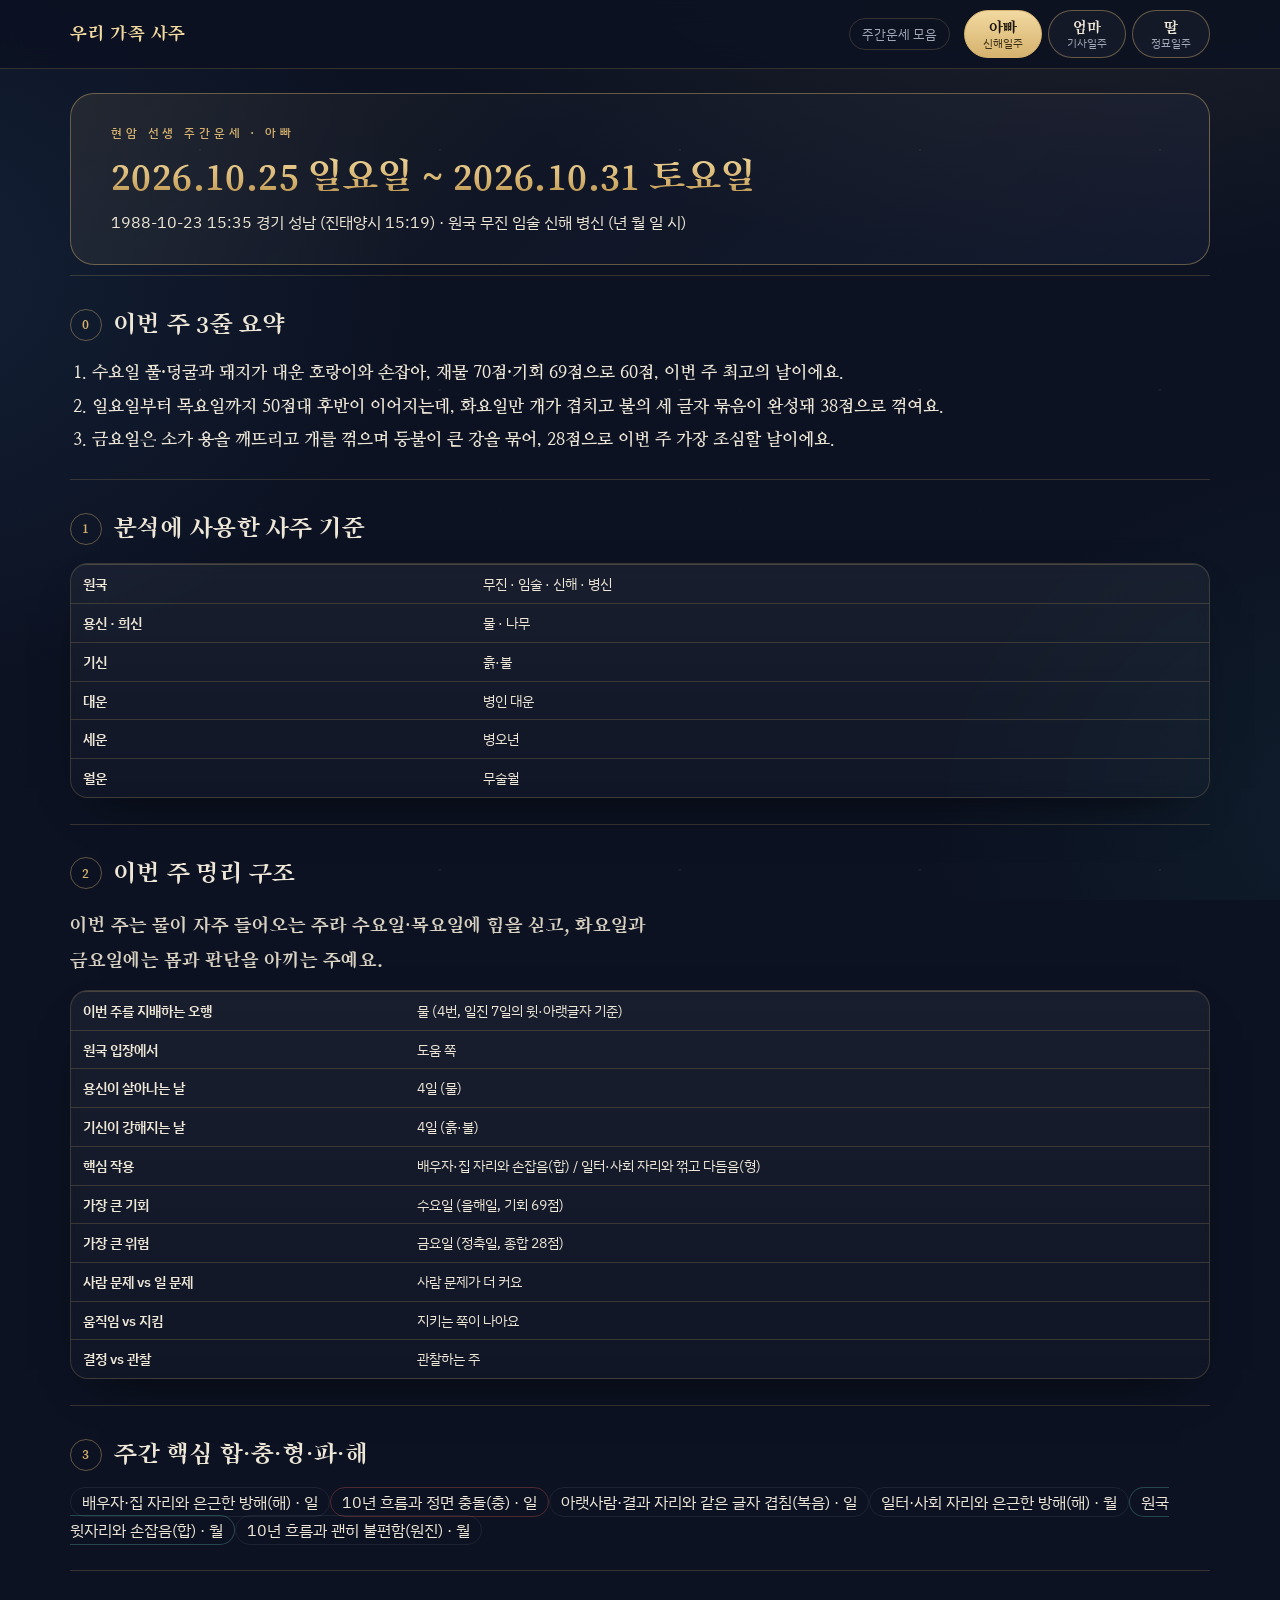
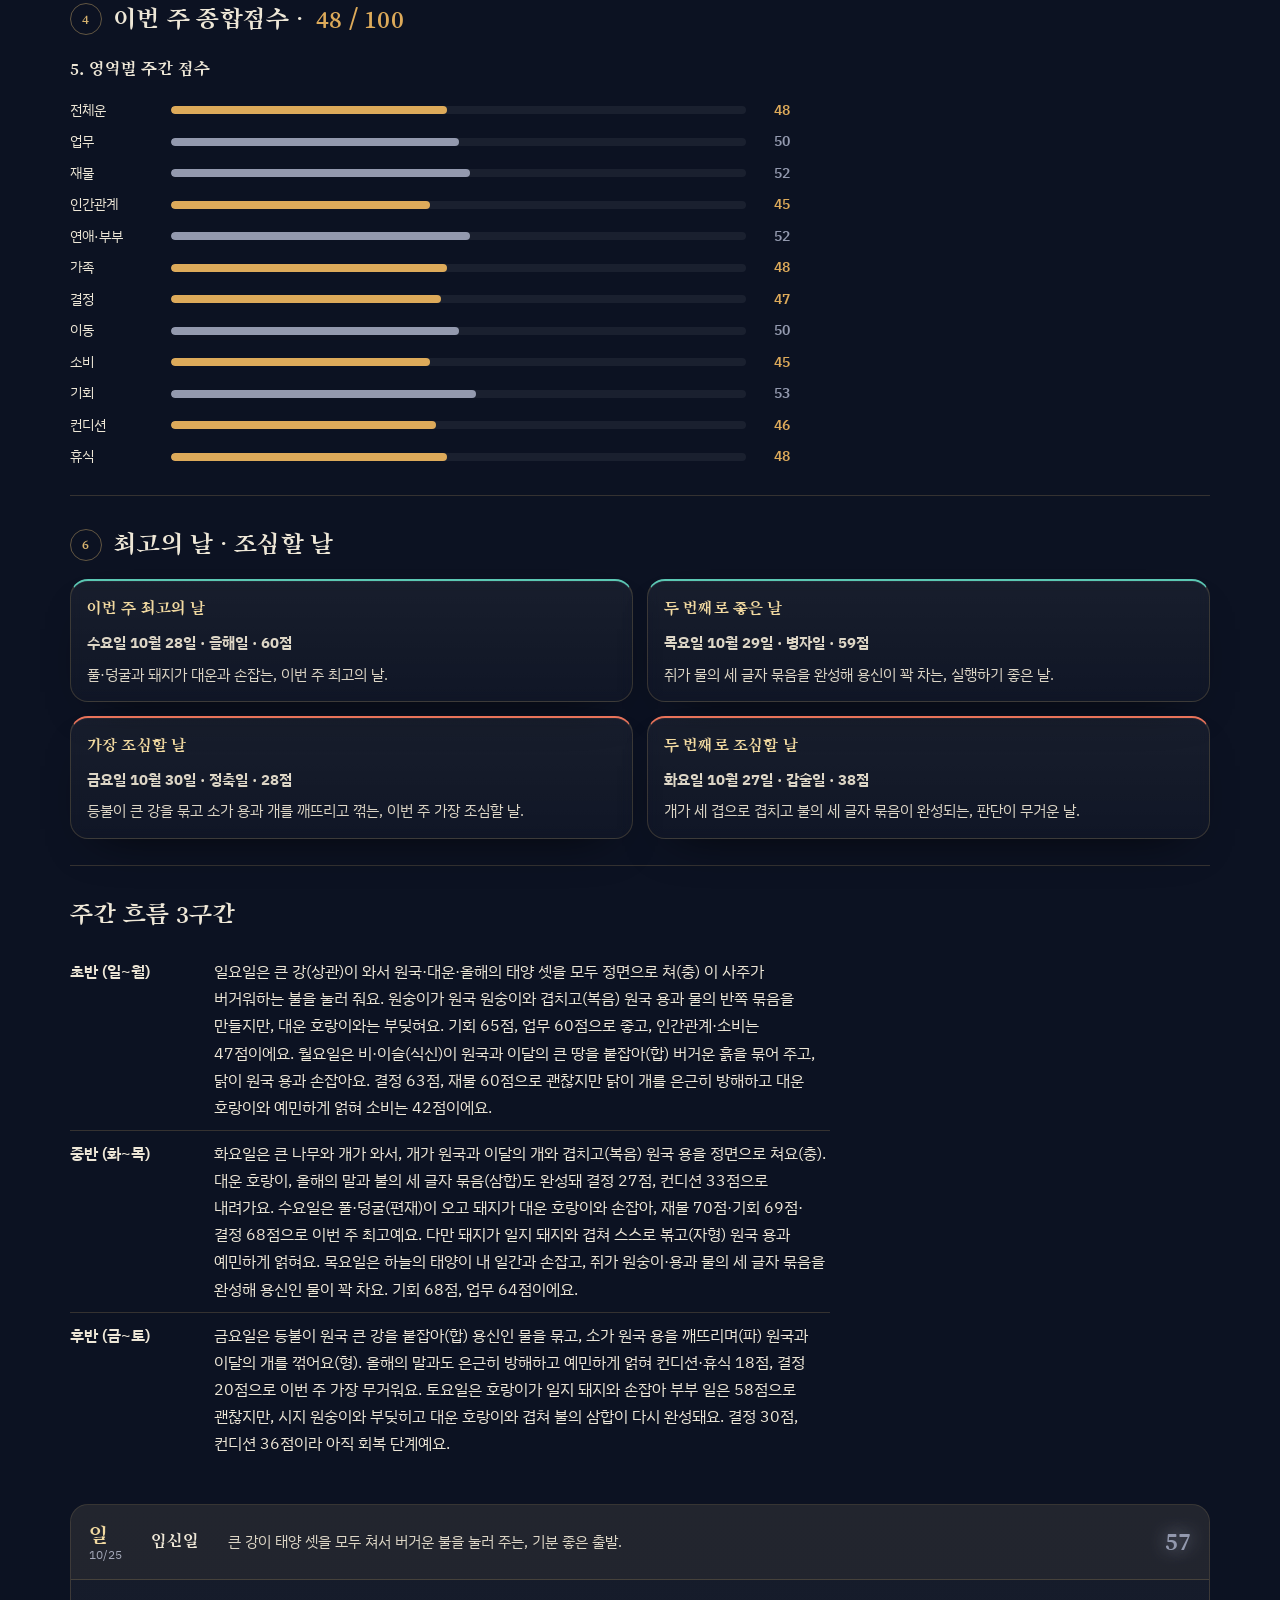
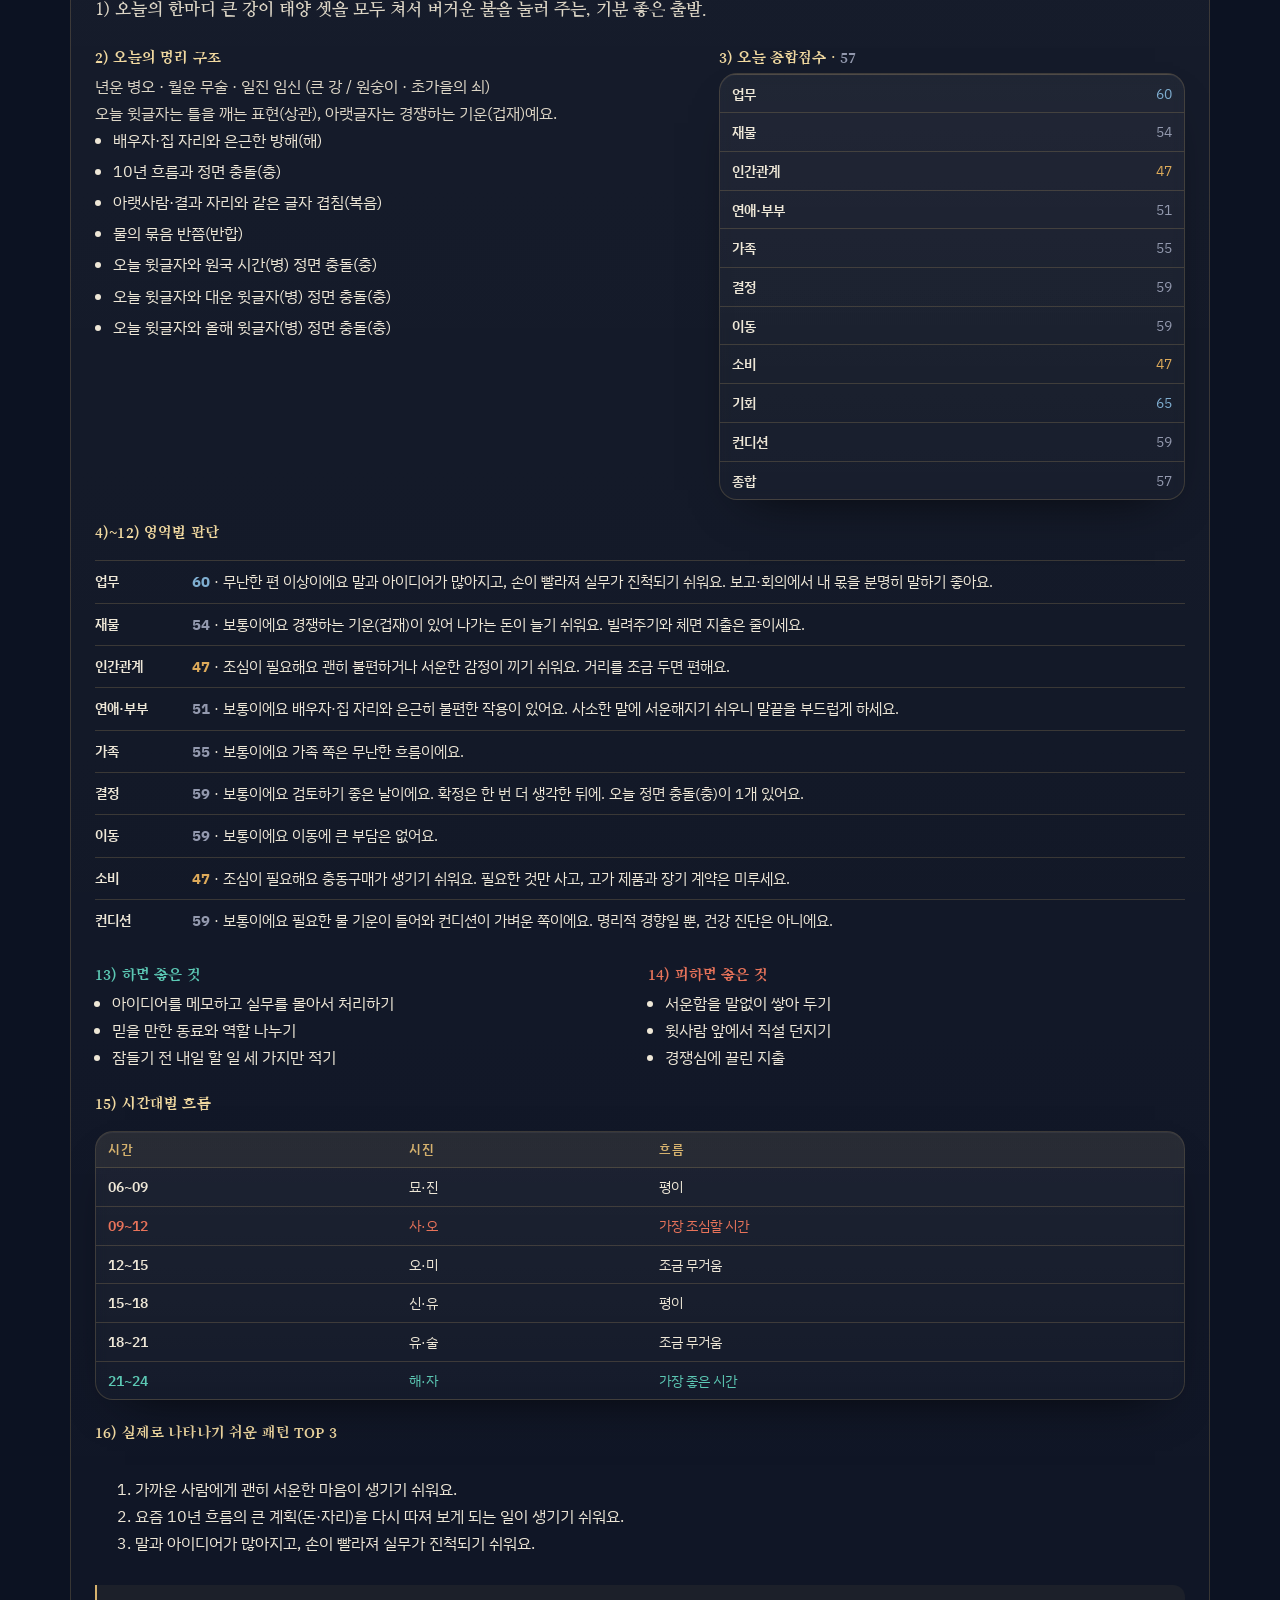
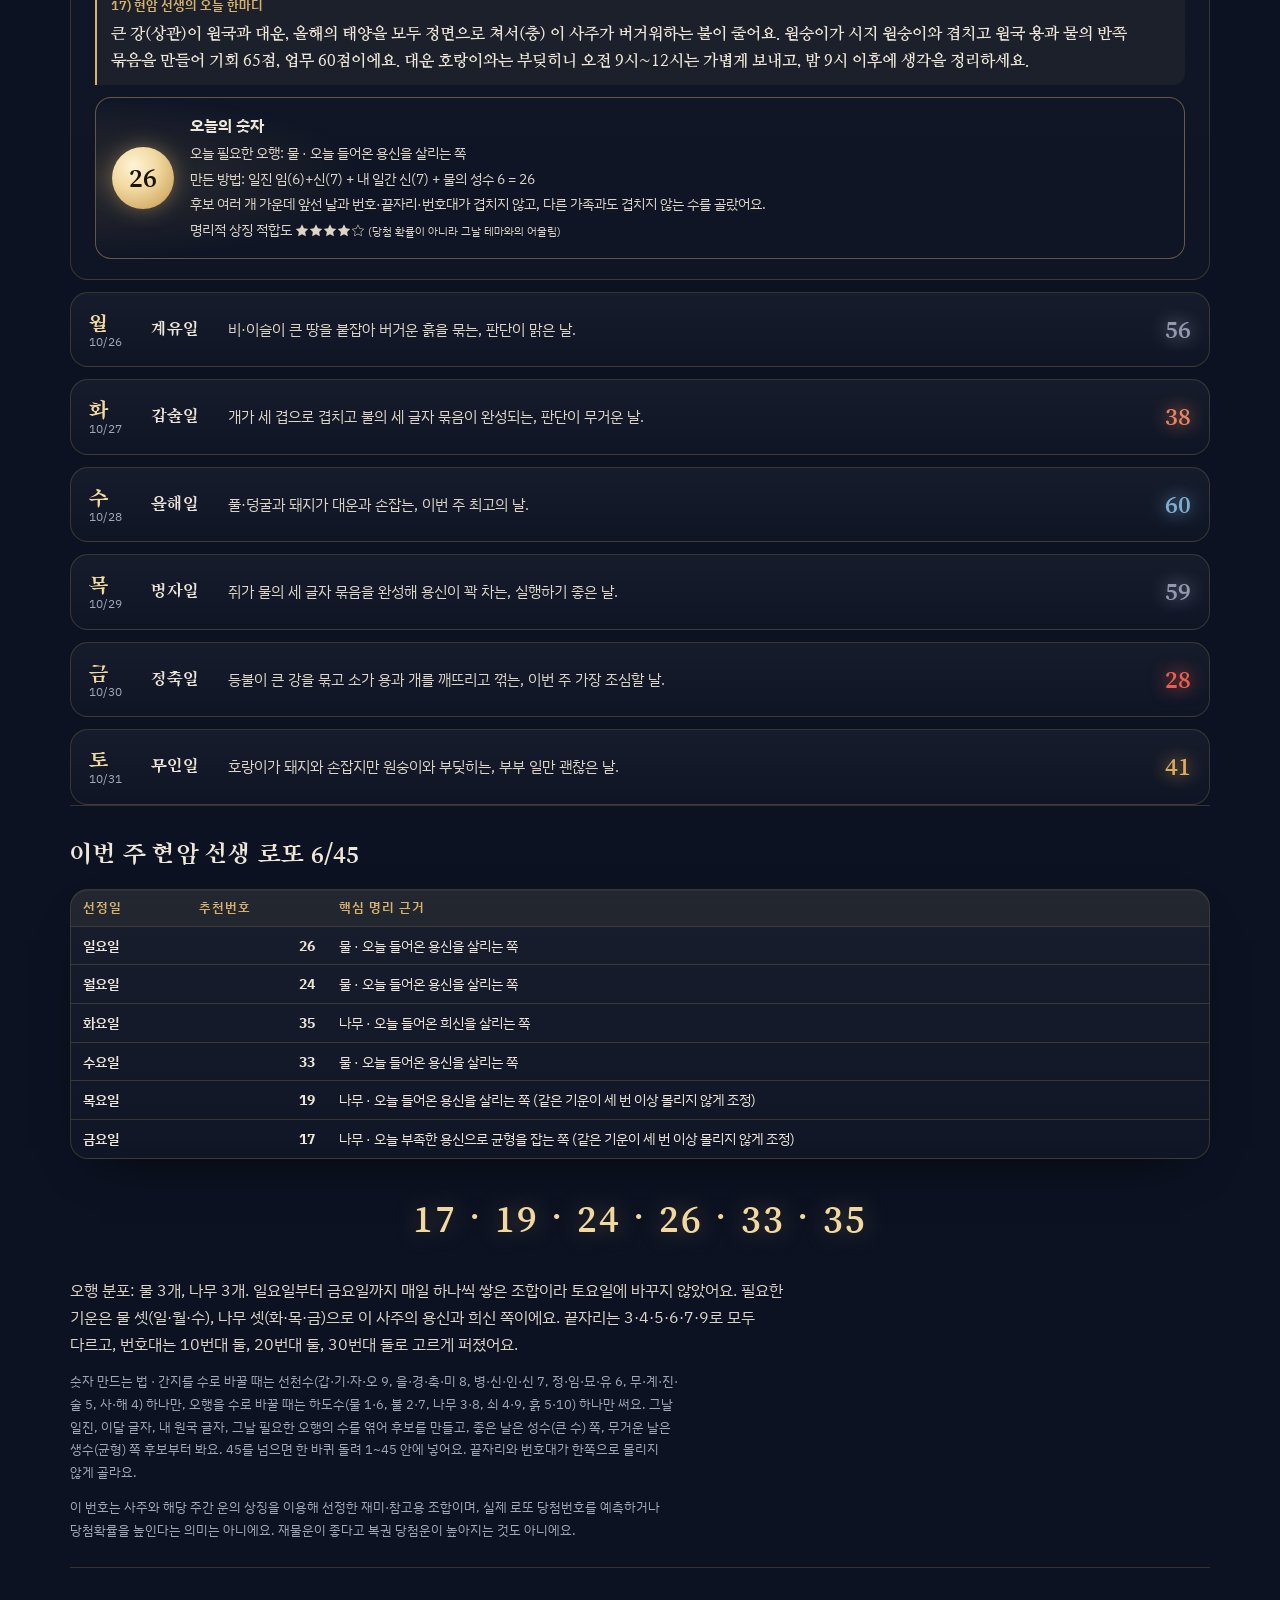
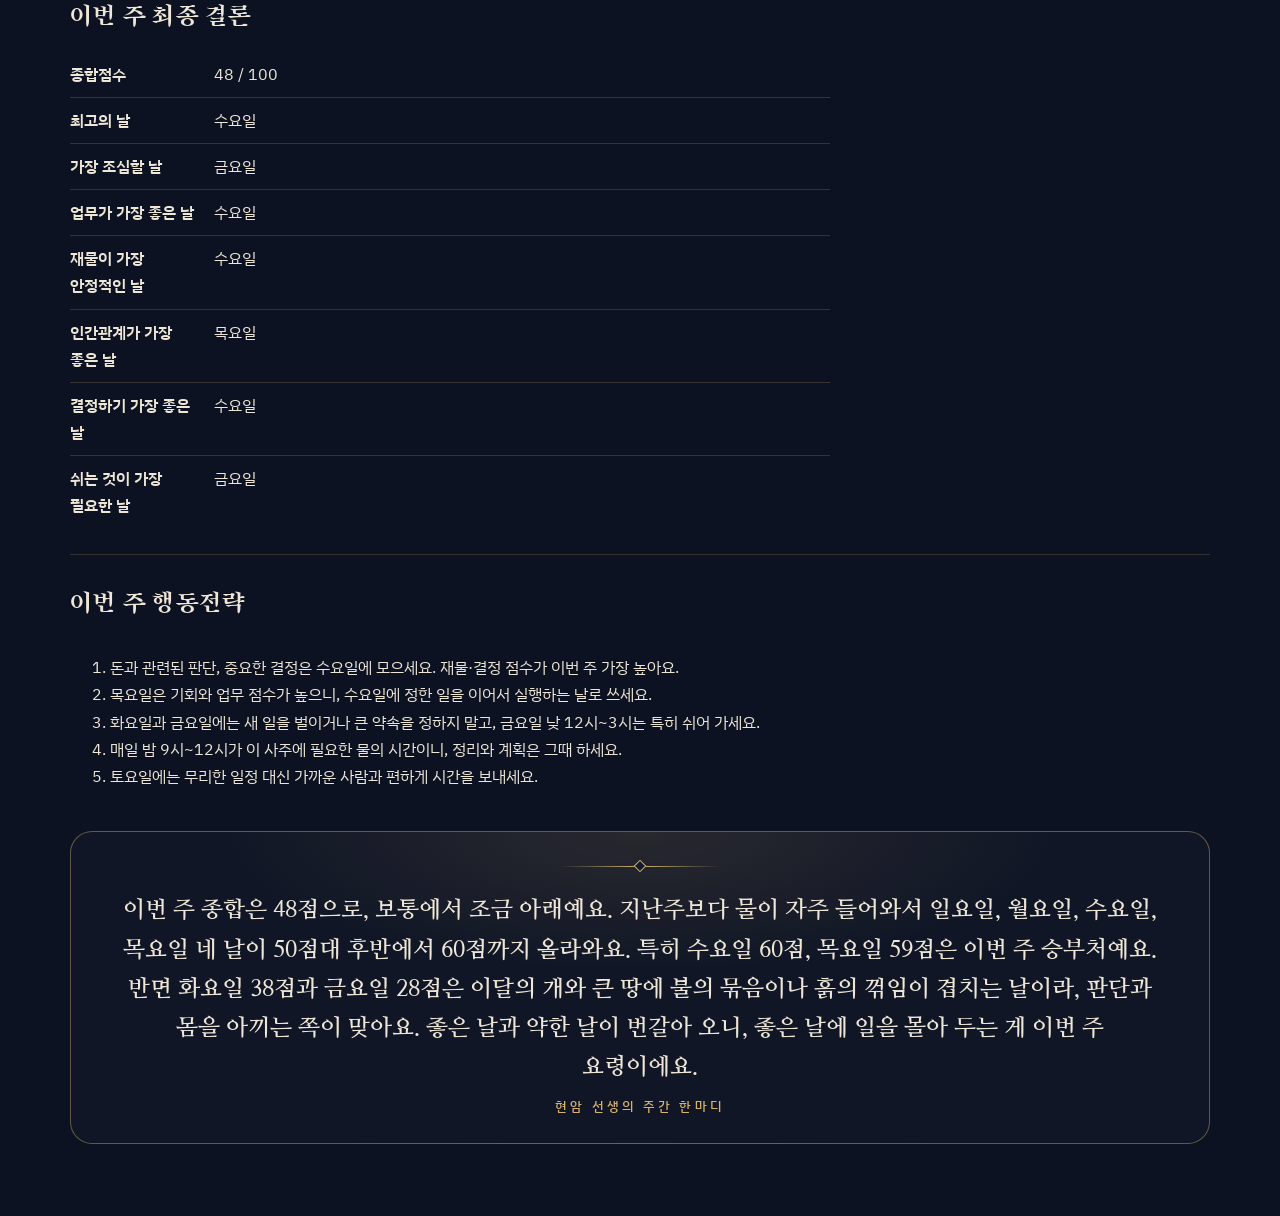
<file: weekly/2026-10-25.html>
<!doctype html>
<html lang="ko"><head><meta charset="utf-8"><meta name="viewport" content="width=device-width, initial-scale=1, viewport-fit=cover"><meta name="robots" content="noindex, nofollow">
<title>현암 선생 주간운세 10월 25일 주</title>
<link rel="preconnect" href="https://fonts.googleapis.com"><link rel="preconnect" href="https://fonts.gstatic.com" crossorigin>
<link rel="stylesheet" href="https://fonts.googleapis.com/css2?family=Song+Myung&family=Nanum+Myeongjo:wght@400;700;800&family=IBM+Plex+Sans+KR:wght@400;500;600&display=swap">
<style>
/* 레이아웃: 밤하늘 먹빛 바탕 위 금박 테두리 카드, 오방색으로 간지를 물들이는 단일 다크 테마 */
:root{
  --paper:#0C1222; --paper2:#121A30; --sheet:rgba(255,255,255,.035); --sheet2:rgba(255,255,255,.06);
  --ink:#EEE7D7; --muted:#A3A7B7; --line:rgba(214,178,110,.20); --line2:rgba(214,178,110,.42);
  --gold:#D6B26E; --gold2:#F1D9A0; --seal:#E8735A; --water:#86C9DA; --water-soft:rgba(134,201,218,.13);
  --g5:#5CC8B4; --g4:#7FAED0; --g3:#9399AE; --g2:#DDAA5A; --g1:#E8845F; --g0:#EC5F4F;
  --chip-good:rgba(92,200,180,.14); --chip-bad:rgba(236,95,79,.15); --chip-mid:rgba(255,255,255,.07);
  --e-wood:#62C795; --e-fire:#F0715A; --e-earth:#E0B25E; --e-metal:#E4E6F0; --e-water:#7C9CF0;
  --display:"Song Myung","Nanum Myeongjo","AppleMyungjo",serif;
  --serif:"Nanum Myeongjo","AppleMyungjo",serif;
  --body:"IBM Plex Sans KR","Apple SD Gothic Neo","Malgun Gothic",sans-serif;
  color-scheme:dark;
}

/* 레이아웃: 왼쪽 고정 목차 + 오른쪽 한 줄 길이 제한 본문. 한지 바탕, 인주(붉은 도장)와 물빛 강조 */
*{box-sizing:border-box}
body{background:var(--paper);color:var(--ink);font-family:var(--body);font-size:15.5px;line-height:1.75;word-break:keep-all}
.wrap{max-width:1180px;margin:0 auto;padding-inline:20px;padding-block:28px 72px}
h1,h2,h3{font-family:var(--display);font-weight:700;text-wrap:balance;margin:0}
.eyebrow{font-size:12px;letter-spacing:.14em;color:var(--muted);font-weight:500}
header.top{display:flex;flex-wrap:wrap;align-items:flex-end;justify-content:space-between;gap:16px;border-bottom:1px solid var(--line);padding-bottom:20px;margin-bottom:28px}
header.top h1{font-size:clamp(28px,5vw,42px);line-height:1.2}
header.top .who{color:var(--muted);font-size:14px}
.seal{display:inline-grid;place-items:center;width:52px;height:52px;border:2px solid var(--seal);color:var(--seal);font-family:var(--display);font-weight:700;font-size:15px;line-height:1.1;text-align:center;border-radius:6px;transform:rotate(-4deg)}
.layout{display:grid;grid-template-columns:220px minmax(0,1fr);gap:40px;align-items:start}
@media (max-width:900px){.layout{grid-template-columns:1fr;gap:20px}}
nav.toc{position:sticky;top:calc(env(safe-area-inset-top,0px) + 16px);max-height:calc(100vh - 32px);overflow-y:auto;font-size:13px;line-height:1.5;padding-right:6px}
nav.toc ol{list-style:none;margin:0;padding:0;display:grid;gap:2px}
nav.toc a{color:var(--muted);text-decoration:none;display:grid;grid-template-columns:2em 1fr;padding:2px 0}
nav.toc a:hover,nav.toc a:focus-visible{color:var(--ink)}
nav.toc a.on{color:var(--seal);font-weight:600}
nav.toc .tt{font-size:12px;letter-spacing:.1em;color:var(--muted);margin-bottom:8px}
@media (max-width:900px){nav.toc{position:static;max-height:none;background:var(--sheet);border:1px solid var(--line);border-radius:4px;padding:12px 14px}
  nav.toc ol{grid-template-columns:repeat(2,minmax(0,1fr));column-gap:12px}}
main{min-width:0;display:grid;gap:0}
section.s{padding-block:30px;border-top:1px solid var(--line);scroll-margin-top:16px;display:grid;gap:14px}
section.s:first-child{border-top:0;padding-top:0}
section.s > h2{font-size:24px;display:flex;gap:12px;align-items:baseline}
section.s > h2 .no{font-family:var(--body);font-size:13px;color:var(--seal);font-weight:600;font-variant-numeric:tabular-nums;min-width:1.8em}
section.s h3{font-size:18px;margin-top:6px}
p{margin:0;max-width:72ch}
.tag{display:inline-block;font-family:var(--body);font-size:11.5px;font-weight:600;letter-spacing:.04em;padding:1px 8px;border-radius:3px;margin-right:6px;vertical-align:2px}
.t-c{background:var(--chip-mid);color:var(--ink)} .t-i{background:var(--water-soft);color:var(--water)} .t-r{background:var(--chip-bad);color:var(--seal)}
.legend{display:flex;flex-wrap:wrap;gap:10px;font-size:13px;color:var(--muted)}
.lead{font-family:var(--display);font-size:clamp(17px,2.2vw,20px);line-height:1.75;max-width:62ch}
.tbl{overflow-x:auto;border:1px solid var(--line);border-radius:4px;background:var(--sheet)}
table{border-collapse:collapse;width:100%;font-size:14px;line-height:1.55}
th,td{padding:8px 12px;text-align:left;vertical-align:top;border-top:1px solid var(--line)}
thead th{border-top:0;font-weight:600;color:var(--muted);font-size:12.5px;letter-spacing:.04em;white-space:nowrap}
tbody th{font-weight:600;white-space:nowrap}
td.num,th.num{font-variant-numeric:tabular-nums;text-align:right;white-space:nowrap}
.pillars{display:grid;grid-template-columns:repeat(4,minmax(0,1fr));gap:8px;max-width:620px}
.pil{background:var(--sheet);border:1px solid var(--line);border-radius:4px;padding:12px 8px;text-align:center;display:grid;gap:4px}
.pil .lab{font-size:12px;color:var(--muted)}
.pil .ch{font-family:var(--display);font-size:clamp(22px,4vw,30px);font-weight:700;line-height:1.15}
.pil .na{font-size:12px;color:var(--muted);line-height:1.35}
.pil .tg{font-size:12px;font-weight:600;color:var(--water)}
.pil.me{border-color:var(--seal)} .pil.me .lab{color:var(--seal)}
.bars{display:grid;gap:8px;max-width:620px}
.bar{display:grid;grid-template-columns:4.5em minmax(0,1fr) 6.5em;gap:10px;align-items:center;font-size:14px}
.bar .tr{height:10px;background:var(--chip-mid);border-radius:2px;overflow:hidden}
.bar .fl{height:100%;border-radius:2px}
.bar .lv{font-size:13px;color:var(--muted)}
.cards{display:grid;grid-template-columns:repeat(2,minmax(0,1fr));gap:14px}
@media (max-width:700px){.cards{grid-template-columns:1fr}}
.card{min-width:0;background:var(--sheet);border:1px solid var(--line);border-radius:4px;padding:14px 16px;display:grid;gap:6px;font-size:14.5px}
.card h4{margin:0;font-family:var(--display);font-size:16.5px}
.card dl{margin:0;display:grid;gap:4px}
.card dl div{display:grid;grid-template-columns:6.5em minmax(0,1fr);gap:8px}
.card dt{color:var(--muted);font-size:13px}
.card dd{margin:0}
.card.good{border-top:3px solid var(--water)} .card.bad{border-top:3px solid var(--seal)}
ul.plain{margin:0;padding-left:1.15em;display:grid;gap:4px;max-width:72ch}
.pair{display:grid;grid-template-columns:minmax(0,1fr);gap:0;max-width:76ch}
.pair div{display:grid;grid-template-columns:8.5em minmax(0,1fr);gap:12px;padding:9px 0;border-top:1px solid var(--line)}
.pair div:first-child{border-top:0}
.pair b{font-weight:600}
@media (max-width:520px){.pair div,.card dl div{grid-template-columns:1fr;gap:2px}}
.lv-s{color:var(--water);font-weight:600} .lv-m{color:var(--muted);font-weight:600} .lv-w{color:var(--seal);font-weight:600}
.score{font-variant-numeric:tabular-nums;font-weight:600}
.saying{font-family:var(--display);font-size:clamp(19px,2.6vw,23px);line-height:1.7;border-left:3px solid var(--seal);padding-left:18px;max-width:56ch;margin:0}
.saying small{display:block;font-family:var(--body);font-size:13px;color:var(--muted);margin-top:8px}
.note{font-size:13px;color:var(--muted);max-width:76ch}
a{color:var(--water)}
a:focus-visible{outline:2px solid var(--water);outline-offset:2px}

/* ===== 사주 홈페이지 테마 덧씌움 ===== */
html{background:var(--paper)}
body{background-color:var(--paper);color:var(--ink);
  background-image:
    radial-gradient(1200px 600px at 85% -10%, rgba(214,178,110,.10), transparent 60%),
    radial-gradient(900px 700px at -10% 30%, rgba(60,110,160,.16), transparent 60%),
    radial-gradient(800px 600px at 110% 90%, rgba(40,120,120,.12), transparent 60%),
    radial-gradient(1.2px 1.2px at 20px 30px, rgba(255,255,255,.55), transparent 60%),
    radial-gradient(1px 1px at 120px 80px, rgba(255,255,255,.35), transparent 60%),
    radial-gradient(1.4px 1.4px at 200px 150px, rgba(241,217,160,.45), transparent 60%),
    radial-gradient(1px 1px at 60px 190px, rgba(255,255,255,.3), transparent 60%);
  background-size:auto,auto,auto,240px 240px,240px 240px,240px 240px,240px 240px;
  background-attachment:fixed}
::selection{background:rgba(214,178,110,.35)}
a{color:var(--gold2)}
h1,h2,h3,h4{font-family:var(--display);font-weight:400;letter-spacing:.01em}
.eyebrow{color:var(--gold);letter-spacing:.32em;font-size:12px}

/* 머리글: 금박 테두리 히어로 */
header.top{position:relative;overflow:hidden;border:1px solid var(--line2);border-radius:24px;padding:clamp(24px,4vw,44px);
  background:linear-gradient(135deg,rgba(214,178,110,.10),rgba(255,255,255,.02) 40%,rgba(124,156,240,.06));
  box-shadow:0 30px 80px -40px rgba(0,0,0,.8), inset 0 1px 0 rgba(255,255,255,.06);align-items:center;margin-bottom:8px}
header.top::before{content:"";position:absolute;inset:10px;border:1px solid var(--line);border-radius:16px;pointer-events:none}
header.top > div:first-child{position:relative;z-index:1;display:grid;gap:10px;min-width:0;flex:1 1 320px}
header.top h1{font-size:clamp(30px,5.4vw,52px);line-height:1.2;
  background:linear-gradient(180deg,var(--gold2),var(--gold) 60%,#B08A48);-webkit-background-clip:text;background-clip:text;color:transparent}
header.top .who{color:var(--muted);font-size:13.5px;line-height:1.7}
.wheel{position:relative;z-index:1;width:clamp(130px,22vw,200px);aspect-ratio:1;max-width:100%;flex:0 0 auto}
.wheel svg{width:100%;height:100%;overflow:visible}
.wheel .spin{transform-origin:100px 100px;animation:spin 160s linear infinite}
.wheel .spin2{transform-origin:100px 100px;animation:spin 90s linear infinite reverse}
@keyframes spin{to{transform:rotate(360deg)}}
@keyframes rise{from{opacity:.0;transform:translateY(10px)}to{opacity:1;transform:none}}
header.top > div:first-child{animation:rise .9s ease-out both}
@media (prefers-reduced-motion:reduce){.wheel .spin,.wheel .spin2,header.top > div:first-child{animation:none}}

/* 섹션 제목 */
section > h2, section.s > h2{font-size:clamp(24px,3.2vw,30px);color:var(--ink);display:flex;align-items:center;gap:14px}
section > h2::before{content:"";width:9px;height:9px;flex:0 0 auto;transform:rotate(45deg);border:1px solid var(--gold);background:rgba(214,178,110,.25)}
section.s > h2::before{display:none}
section.s > h2 .no{display:inline-grid;place-items:center;min-width:34px;height:34px;border:1px solid var(--line2);border-radius:50%;color:var(--gold);font-family:var(--display);font-size:15px;font-weight:400}
section.s{border-top:1px solid var(--line)}
.lead{color:#D9D2C2}
p{color:#DDD6C6}

/* 공통 판넬 */
.panel,.pil,.chartbox,.tbl,.card,.dw,.cell{border-color:var(--line)!important}
.panel,.chartbox,.tbl,.card,.dw{background:linear-gradient(180deg,rgba(255,255,255,.05),rgba(255,255,255,.02));border:1px solid var(--line);border-radius:18px;
  box-shadow:0 20px 50px -30px rgba(0,0,0,.9), inset 0 1px 0 rgba(255,255,255,.05);backdrop-filter:blur(6px)}
.chartbox{padding:18px 14px 8px}

/* 원국 기둥: 오방색 타일 */
.pillars{gap:10px}
.pil{border-radius:18px;padding:16px 8px 14px;background:linear-gradient(180deg,rgba(255,255,255,.06),rgba(255,255,255,.015));border:1px solid var(--line);gap:6px}
.pil .lab{color:var(--gold);letter-spacing:.12em}
.pil .ch{font-family:var(--display);font-size:clamp(30px,5vw,42px);font-weight:400;width:1.6em;height:1.6em;display:grid;place-items:center;margin:2px auto;border-radius:14px;
  background:radial-gradient(circle at 30% 25%,rgba(255,255,255,.12),rgba(255,255,255,.02));border:1px solid rgba(255,255,255,.08)}
.pil .na{color:var(--muted)}
.pil .tg{color:var(--gold2);font-weight:500}
.pil.me{border-color:var(--gold)!important;box-shadow:0 0 0 1px rgba(214,178,110,.35),0 0 40px -10px rgba(214,178,110,.45)}
.pil.me .lab{color:var(--gold2)}
[data-el="wood"]{color:var(--e-wood)!important} [data-el="fire"]{color:var(--e-fire)!important} [data-el="earth"]{color:var(--e-earth)!important}
[data-el="metal"]{color:var(--e-metal)!important} [data-el="water"]{color:var(--e-water)!important}
.pil .ch[data-el]{text-shadow:0 0 18px currentColor}
.pil .ch[data-el="wood"]{border-color:rgba(98,199,149,.35)} .pil .ch[data-el="fire"]{border-color:rgba(240,113,90,.35)}
.pil .ch[data-el="earth"]{border-color:rgba(224,178,94,.35)} .pil .ch[data-el="metal"]{border-color:rgba(228,230,240,.35)} .pil .ch[data-el="water"]{border-color:rgba(124,156,240,.35)}

/* 칩·태그 */
.chip{border-radius:999px;padding:3px 11px;border:1px solid rgba(255,255,255,.07);color:var(--ink)}
.chip.good{border-color:rgba(92,200,180,.3)} .chip.bad{border-color:rgba(236,95,79,.3)}
.med{border:1px solid rgba(255,255,255,.08)} .med.w{color:var(--g5)} .med.b{color:var(--seal)}
.tag{border-radius:999px}
.t-c{background:rgba(255,255,255,.08);color:var(--ink)} .t-i{background:rgba(134,201,218,.14);color:var(--water)} .t-r{background:rgba(232,115,90,.15);color:var(--seal)}

/* 표 */
table{color:var(--ink)}
thead th{color:var(--gold);letter-spacing:.08em;background:rgba(214,178,110,.06)}
th,td{border-top:1px solid var(--line)}
tbody tr:hover td,tbody tr:hover th{background:rgba(255,255,255,.025)}
table.calc th{color:var(--gold)}

/* 점수 숫자 */
.score .n,.meta .sc .n,.yc .n,.score .n{font-family:var(--display);font-weight:400;text-shadow:0 0 24px currentColor}
.ok{color:var(--g5);font-family:var(--display);font-weight:400;font-size:22px}
.ok::before{content:"";width:22px;height:22px;border-radius:50%;border:1px solid var(--g5);background:radial-gradient(circle,rgba(92,200,180,.5),transparent 70%)}

/* 일진 달력 */
.tab{border-color:var(--line2);color:var(--ink);background:transparent;font-family:var(--display);font-size:15px;padding:6px 18px}
.tab[aria-selected="true"]{background:linear-gradient(180deg,var(--gold2),var(--gold));color:#1A1408;border-color:var(--gold)}
.dow{color:var(--gold)} .dow.sun{color:var(--seal)}
.cell{border-radius:12px;background:rgba(255,255,255,.035);border:1px solid var(--line);transition:transform .15s ease,background .15s ease}
.cell:not(.out):not(.empty):hover{transform:translateY(-2px);background:rgba(214,178,110,.08)}
.cell .gz{font-family:var(--display);font-size:13px}
.cell .bar{height:4px;border-radius:99px;box-shadow:0 0 10px currentColor}
.cell[aria-pressed="true"]{outline:none;border-color:var(--gold)!important;box-shadow:0 0 0 1px var(--gold),0 0 24px -6px rgba(214,178,110,.6);background:rgba(214,178,110,.10)}
.cell.today .dn::after{color:var(--gold2)}
.cell .jq{color:var(--gold2)}
.panel{padding:26px clamp(18px,3vw,32px)}
.ph .gzbig{font-family:var(--display);font-weight:400;font-size:36px}
.panel h3{font-family:var(--serif);font-weight:800;font-size:21px;color:var(--gold2)}
.glyph{border-left-width:2px}
.navrow button,.mnav button{border-color:var(--line2);color:var(--ink);background:rgba(255,255,255,.03)}
.navrow button:hover,.mnav button:hover{border-color:var(--gold);color:var(--gold2)}
.mnav{background:rgba(12,18,34,.82);backdrop-filter:blur(10px);border-bottom:1px solid var(--line)}
.mnav .yr{color:var(--gold)}

/* 월운·대운 카드 */
.mcard,.yc{border-top-width:2px;padding:18px;border-radius:18px;background:linear-gradient(180deg,rgba(255,255,255,.05),rgba(255,255,255,.015));border-left:1px solid var(--line);border-right:1px solid var(--line);border-bottom:1px solid var(--line)}
.month{border-top:1px solid var(--line);padding-block:34px}
.meta .gzb{font-family:var(--display);font-weight:400;font-size:46px}
.meta .lab{color:var(--gold);letter-spacing:.12em}
.body h3,.mcard h3,.yc h3{color:var(--gold2)}
.body h3{font-family:var(--serif);font-weight:800}
.strip div{background:rgba(255,255,255,.04);border-radius:8px}
.past{background:rgba(214,178,110,.12);color:var(--gold2);border:1px solid var(--line2)}
.doms div.plan dt{color:var(--gold2)}
.dlink{color:var(--water)} .dlink.bad{color:var(--seal)}

/* 원국 리포트 */
nav.toc a{color:var(--muted)} nav.toc a.on{color:var(--gold2)} nav.toc .tt{color:var(--gold)}
.card.good{border-top:2px solid var(--g5)!important} .card.bad{border-top:2px solid var(--seal)!important}
.card h4{color:var(--gold2)}
.bar .tr{background:rgba(255,255,255,.06);border-radius:99px;height:8px}
.bar .fl{border-radius:99px;box-shadow:0 0 14px currentColor}
.lv-s{color:var(--g5)} .lv-w{color:var(--seal)} .lv-m{color:var(--muted)}

/* 한마디 */
.saying{position:relative;border:1px solid var(--line2);border-left:1px solid var(--line2);border-radius:22px;padding:34px clamp(22px,4vw,46px) 26px;max-width:none;
  background:radial-gradient(600px 200px at 50% 0%,rgba(214,178,110,.12),transparent 70%),rgba(255,255,255,.02);
  font-family:var(--serif);font-weight:700;color:var(--ink);text-align:center}
.saying::before{content:"";display:block;width:160px;height:1px;margin:0 auto 24px;background:linear-gradient(90deg,transparent,var(--gold),transparent)}
.saying::after{content:"";position:absolute;top:34px;left:50%;width:7px;height:7px;transform:translate(-50%,-50%) rotate(45deg);background:var(--paper2);border:1px solid var(--gold)}
.saying small{color:var(--gold);letter-spacing:.24em;font-weight:500}
.notes,.note{color:var(--muted)}
.notes a,.note a{color:var(--gold2)}

.trio{display:grid;grid-template-columns:repeat(3,minmax(0,1fr));gap:18px}
@media (max-width:960px){.trio{grid-template-columns:1fr}}
.person{min-width:0;display:grid;gap:12px;padding:20px 16px;border:1px solid var(--line);border-radius:20px;background:linear-gradient(180deg,rgba(255,255,255,.05),rgba(255,255,255,.015))}
.person .who2{display:flex;justify-content:space-between;align-items:baseline;gap:8px}
.person .who2 h3{font-size:24px}
.person .who2 span{font-size:12.5px;color:var(--muted)}
.person .pillars{grid-template-columns:repeat(4,minmax(0,1fr));max-width:none;gap:6px}
.person .pil{padding:10px 4px;border-radius:14px}
.person .pil .ch{font-size:clamp(24px,3.4vw,32px)}
.person .pil .na{font-size:11px}
.person .ess{font-family:var(--serif);font-weight:700;font-size:16px;line-height:1.6}
.kv{display:grid;gap:6px;font-size:13.5px}
.kv div{display:grid;grid-template-columns:4.6em minmax(0,1fr);gap:8px}
.kv dt{color:var(--gold)} .kv dd{margin:0}
.kv{margin:0}
.triad{background:linear-gradient(180deg,rgba(255,255,255,.04),rgba(255,255,255,.01));border:1px solid var(--line);border-radius:22px;padding:10px;overflow-x:auto}
.triad svg{display:block;width:100%;min-width:560px;height:auto}
.mbars{display:grid;gap:8px;max-width:640px}
.mbar{display:grid;grid-template-columns:3em minmax(0,1fr) 5.5em;gap:10px;align-items:center;font-size:14px}
.mbar .tr{display:flex;height:12px;border-radius:99px;overflow:hidden;background:rgba(255,255,255,.05)}
.mbar .tr span{height:100%}
.mbar .ct{font-size:12.5px;color:var(--muted);font-variant-numeric:tabular-nums}
.keys{display:flex;flex-wrap:wrap;gap:14px;font-size:12.5px;color:var(--muted)}
.keys i{display:inline-block;width:12px;height:12px;border-radius:3px;margin-right:6px;vertical-align:-2px}
.match{display:grid;grid-template-columns:minmax(0,300px) minmax(0,1fr);gap:28px;align-items:start}
@media (max-width:880px){.match{grid-template-columns:1fr}}
.dial{display:grid;place-items:center;gap:6px;padding:22px;border:1px solid var(--line);border-radius:22px;background:radial-gradient(circle at 50% 40%,rgba(214,178,110,.12),transparent 70%)}
.dial svg{width:170px;height:170px}
.dial .nm{font-family:var(--display);font-size:20px;color:var(--gold2)}
.dial .sub{font-size:13px;color:var(--muted);text-align:center}
.areas{display:grid;gap:7px}
.area{display:grid;grid-template-columns:7.5em minmax(0,1fr) 2.4em;gap:10px;align-items:center;font-size:13.5px}
.area .tr{height:8px;border-radius:99px;background:rgba(255,255,255,.06);overflow:hidden}
.area .fl{height:100%;border-radius:99px}
.area b{font-variant-numeric:tabular-nums;text-align:right;font-weight:600}
.flow{overflow-x:auto;border:1px solid var(--line);border-radius:18px}
.famnav{position:sticky;top:env(safe-area-inset-top,0px);z-index:20;background:rgba(12,18,34,.88);backdrop-filter:blur(12px);border-bottom:1px solid var(--line)}
.famnav .in{max-width:1180px;margin:0 auto;padding:10px 20px;display:flex;align-items:center;gap:14px;flex-wrap:wrap}
.famnav .brand{font-family:var(--display);color:var(--gold2);font-size:19px;margin-right:auto;letter-spacing:.04em}
.famnav [role=tablist]{display:flex;gap:6px;flex-wrap:wrap}
.famnav button{font:inherit;cursor:pointer;display:grid;gap:0;text-align:center;padding:6px 18px;border-radius:999px;border:1px solid var(--line2);background:rgba(255,255,255,.03);color:var(--ink);line-height:1.25}
.famnav button b{font-family:var(--display);font-weight:400;font-size:16px}
.famnav button small{font-size:11px;color:var(--muted)}
.famnav button[aria-selected=true]{background:linear-gradient(180deg,var(--gold2),var(--gold));border-color:var(--gold);color:#1A1408}
.famnav button[aria-selected=true] small{color:#3A2E14}
.famnav button:focus-visible{outline:2px solid var(--water);outline-offset:2px}
nav.toc{top:calc(env(safe-area-inset-top,0px) + 76px)!important;max-height:calc(100vh - 96px)!important}
section.s{scroll-margin-top:84px}
@media (max-width:600px){.famnav .brand{width:100%}.famnav button{padding:5px 14px}}

body{margin:0;font-family:var(--body)}img{max-width:100%}[hidden]{display:none!important}
/* ===== 주간운세 ===== */
.famnav .back{color:var(--muted);text-decoration:none;font-size:13px;border:1px solid var(--line);border-radius:999px;padding:4px 12px}
.famnav .back:hover{color:var(--gold2);border-color:var(--gold)}
.famnav a.brand{text-decoration:none}
.wrap{display:grid;gap:0;padding-block:24px 72px}
.wk-head{display:grid;gap:8px;padding:28px clamp(18px,4vw,40px);border:1px solid var(--line2);border-radius:24px;margin-bottom:10px;
  background:linear-gradient(135deg,rgba(214,178,110,.10),rgba(255,255,255,.02) 40%,rgba(124,156,240,.06))}
.wk-head h1{font-size:clamp(24px,4.4vw,40px);background:linear-gradient(180deg,var(--gold2),var(--gold) 60%,#B08A48);-webkit-background-clip:text;background-clip:text;color:transparent;line-height:1.25}
section.wk{padding-block:26px;border-top:1px solid var(--line);display:grid;gap:12px}
section.wk > h2{font-size:clamp(21px,3vw,26px);display:flex;gap:12px;align-items:center}
section.wk > h2 .no{display:inline-grid;place-items:center;min-width:32px;height:32px;border:1px solid var(--line2);border-radius:50%;color:var(--gold);font-family:var(--display);font-size:14px}
section.wk > h2::before{display:none}
.sum3{margin:0;padding-left:1.3em;display:grid;gap:6px;font-family:var(--serif);font-weight:700;font-size:17px;line-height:1.6}
.areas{display:grid;gap:7px;max-width:720px}
.area{display:grid;grid-template-columns:6.5em minmax(0,1fr) 2.4em;gap:10px;align-items:center;font-size:14px}
.area .tr{height:8px;border-radius:99px;background:rgba(255,255,255,.06);overflow:hidden}
.area .fl{height:100%;border-radius:99px}
.area b{font-variant-numeric:tabular-nums;text-align:right}
details.day{border:1px solid var(--line);border-radius:18px;margin-top:12px;background:linear-gradient(180deg,rgba(255,255,255,.045),rgba(255,255,255,.015));overflow:hidden}
details.day > summary{list-style:none;cursor:pointer;display:grid;grid-template-columns:3.2em 4.2em minmax(0,1fr) 2.6em;gap:12px;align-items:center;padding:14px 18px}
details.day > summary::-webkit-details-marker{display:none}
details.day[open] > summary{border-bottom:1px solid var(--line);background:rgba(214,178,110,.06)}
.dl{display:grid;line-height:1.1}.dl b{font-family:var(--display);font-size:22px;font-weight:400;color:var(--gold2)}.dl small{color:var(--muted);font-size:12px}
.dg{font-family:var(--display);font-size:18px}
.dh{font-size:14.5px;color:#DDD6C6;min-width:0}
.ds{font-family:var(--display);font-size:26px;text-align:right;text-shadow:0 0 18px currentColor}
.dbody{padding:16px clamp(14px,3vw,24px) 20px;display:grid;gap:12px}
.dbody h4{margin:6px 0 2px;font-family:var(--display);font-weight:400;font-size:16px;color:var(--gold2)}
.dkey{font-family:var(--serif);font-weight:700;font-size:16.5px}
.dgrid{display:grid;grid-template-columns:minmax(0,1.3fr) minmax(0,1fr);gap:18px}
@media (max-width:760px){.dgrid{grid-template-columns:1fr}details.day > summary{grid-template-columns:2.8em 3.8em minmax(0,1fr) 2.4em;gap:8px;padding:12px}}
.doms{display:grid;margin:0}
.doms div{display:grid;grid-template-columns:5.6em minmax(0,1fr);gap:10px;padding:8px 0;border-top:1px solid var(--line)}
.doms dt{font-weight:600;font-size:14px}.doms dd{margin:0;font-size:14.5px}
.todo{display:grid;grid-template-columns:1fr 1fr;gap:16px}
@media (max-width:520px){.todo{grid-template-columns:1fr}}
.todo ul{margin:0;padding-left:1.1em}
.todo .y h4{color:var(--g5)}.todo .n h4{color:var(--seal)}
tr.best th,tr.best td{color:var(--g5)} tr.worst th,tr.worst td{color:var(--seal)}
.dsay{margin:0;border-left:2px solid var(--gold);padding:10px 14px;background:rgba(214,178,110,.06);border-radius:0 12px 12px 0;font-family:var(--serif);font-weight:700}
.dsay b{display:block;font-family:var(--body);font-size:12.5px;color:var(--gold);font-weight:600;margin-bottom:4px}
.lotto{display:grid;grid-template-columns:auto minmax(0,1fr);gap:16px;align-items:center;border:1px solid var(--line2);border-radius:16px;padding:14px 16px;background:radial-gradient(400px 120px at 0% 50%,rgba(214,178,110,.14),transparent 70%)}
.lotto p{margin:2px 0;font-size:13.5px}
.ball{width:62px;height:62px;border-radius:50%;display:grid;place-items:center;font-family:var(--display);font-size:28px;color:#1A1408;
  background:radial-gradient(circle at 35% 30%,#FFF4D6,var(--gold2) 40%,var(--gold) 75%,#9C7A3C);box-shadow:0 0 24px -4px rgba(214,178,110,.7)}
.final{font-family:var(--display);font-size:clamp(28px,5vw,40px);color:var(--gold2);text-align:center;letter-spacing:.06em;padding:12px;text-shadow:0 0 24px rgba(214,178,110,.4)}
.wklist{display:grid;gap:10px;margin-top:14px}
.wkitem{display:flex;flex-wrap:wrap;justify-content:space-between;gap:10px;align-items:center;padding:16px 18px;border:1px solid var(--line);border-radius:16px;text-decoration:none;color:var(--ink);background:rgba(255,255,255,.035)}
.wkitem:hover{border-color:var(--gold);background:rgba(214,178,110,.08)}
.wr{font-family:var(--display);font-size:18px;color:var(--gold2)}
.wp{display:flex;gap:14px}.ps{display:flex;gap:6px;align-items:baseline;font-size:13px}.ps i{font-style:normal;font-family:var(--display);font-size:18px}
</style></head><body>
<nav class="famnav" aria-label="가족 선택"><div class="in"><a class="brand" href="../index.html">우리 가족 사주</a><a class="back" href="index.html">주간운세 모음</a><div role="tablist"><button role="tab" data-key="dad" aria-selected="true"><b>아빠</b><small>신해일주</small></button><button role="tab" data-key="mom" aria-selected="false"><b>엄마</b><small>기사일주</small></button><button role="tab" data-key="daughter" aria-selected="false"><b>딸</b><small>정묘일주</small></button></div></div></nav>
<div class="person-pane" data-key="dad"><div class="wrap"><header class="wk-head"><div class="eyebrow">현암 선생 주간운세 · 아빠</div><h1>2026.10.25 일요일 ~ 2026.10.31 토요일</h1><div class="who">1988-10-23 15:35 경기 성남 (진태양시 15:19) · 원국 무진 임술 신해 병신 (년 월 일 시)</div></header>
<section class="wk"><h2><span class="no">0</span>이번 주 3줄 요약</h2><ol class="sum3"><li>수요일 풀·덩굴과 돼지가 대운 호랑이와 손잡아, 재물 70점·기회 69점으로 60점, 이번 주 최고의 날이에요.</li><li>일요일부터 목요일까지 50점대 후반이 이어지는데, 화요일만 개가 겹치고 불의 세 글자 묶음이 완성돼 38점으로 꺾여요.</li><li>금요일은 소가 용을 깨뜨리고 개를 꺾으며 등불이 큰 강을 묶어, 28점으로 이번 주 가장 조심할 날이에요.</li></ol></section>
<section class="wk"><h2><span class="no">1</span>분석에 사용한 사주 기준</h2><div class="tbl"><table><tbody><tr><th>원국</th><td>무진 · 임술 · 신해 · 병신</td></tr><tr><th>용신 · 희신</th><td>물 · 나무</td></tr><tr><th>기신</th><td>흙·불</td></tr><tr><th>대운</th><td>병인 대운</td></tr><tr><th>세운</th><td>병오년</td></tr><tr><th>월운</th><td>무술월</td></tr></tbody></table></div></section>
<section class="wk"><h2><span class="no">2</span>이번 주 명리 구조</h2><p class="lead">이번 주는 물이 자주 들어오는 주라 수요일·목요일에 힘을 싣고, 화요일과 금요일에는 몸과 판단을 아끼는 주예요.</p><div class="tbl"><table><tbody><tr><th>이번 주를 지배하는 오행</th><td>물 (4번, 일진 7일의 윗·아랫글자 기준)</td></tr><tr><th>원국 입장에서</th><td>도움 쪽</td></tr><tr><th>용신이 살아나는 날</th><td>4일 (물)</td></tr><tr><th>기신이 강해지는 날</th><td>4일 (흙·불)</td></tr><tr><th>핵심 작용</th><td>배우자·집 자리와 손잡음(합) / 일터·사회 자리와 꺾고 다듬음(형)</td></tr><tr><th>가장 큰 기회</th><td>수요일 (을해일, 기회 69점)</td></tr><tr><th>가장 큰 위험</th><td>금요일 (정축일, 종합 28점)</td></tr><tr><th>사람 문제 vs 일 문제</th><td>사람 문제가 더 커요</td></tr><tr><th>움직임 vs 지킴</th><td>지키는 쪽이 나아요</td></tr><tr><th>결정 vs 관찰</th><td>관찰하는 주</td></tr></tbody></table></div></section>
<section class="wk"><h2><span class="no">3</span>주간 핵심 합·충·형·파·해</h2><div class="chips"><span class="chip mid">배우자·집 자리와 은근한 방해(해) · 일</span><span class="chip bad">10년 흐름과 정면 충돌(충) · 일</span><span class="chip mid">아랫사람·결과 자리와 같은 글자 겹침(복음) · 일</span><span class="chip mid">일터·사회 자리와 은근한 방해(해) · 월</span><span class="chip good">원국 윗자리와 손잡음(합) · 월</span><span class="chip mid">10년 흐름과 괜히 불편함(원진) · 월</span></div></section>
<section class="wk"><h2><span class="no">4</span>이번 주 종합점수 · <span style="color:var(--g2)">48 / 100</span></h2><h3>5. 영역별 주간 점수</h3><div class="areas"><div class="area"><span>전체운</span><div class="tr"><div class="fl" style="width:48%;background:var(--g2)"></div></div><b style="color:var(--g2)">48</b></div><div class="area"><span>업무</span><div class="tr"><div class="fl" style="width:50%;background:var(--g3)"></div></div><b style="color:var(--g3)">50</b></div><div class="area"><span>재물</span><div class="tr"><div class="fl" style="width:52%;background:var(--g3)"></div></div><b style="color:var(--g3)">52</b></div><div class="area"><span>인간관계</span><div class="tr"><div class="fl" style="width:45%;background:var(--g2)"></div></div><b style="color:var(--g2)">45</b></div><div class="area"><span>연애·부부</span><div class="tr"><div class="fl" style="width:52%;background:var(--g3)"></div></div><b style="color:var(--g3)">52</b></div><div class="area"><span>가족</span><div class="tr"><div class="fl" style="width:48%;background:var(--g2)"></div></div><b style="color:var(--g2)">48</b></div><div class="area"><span>결정</span><div class="tr"><div class="fl" style="width:47%;background:var(--g2)"></div></div><b style="color:var(--g2)">47</b></div><div class="area"><span>이동</span><div class="tr"><div class="fl" style="width:50%;background:var(--g3)"></div></div><b style="color:var(--g3)">50</b></div><div class="area"><span>소비</span><div class="tr"><div class="fl" style="width:45%;background:var(--g2)"></div></div><b style="color:var(--g2)">45</b></div><div class="area"><span>기회</span><div class="tr"><div class="fl" style="width:53%;background:var(--g3)"></div></div><b style="color:var(--g3)">53</b></div><div class="area"><span>컨디션</span><div class="tr"><div class="fl" style="width:46%;background:var(--g2)"></div></div><b style="color:var(--g2)">46</b></div><div class="area"><span>휴식</span><div class="tr"><div class="fl" style="width:48%;background:var(--g2)"></div></div><b style="color:var(--g2)">48</b></div></div></section>
<section class="wk"><h2><span class="no">6</span>최고의 날 · 조심할 날</h2><div class="cards"><div class="card good"><h4>이번 주 최고의 날</h4><p><b>수요일 10월 28일 · 을해일 · 60점</b></p><p>풀·덩굴과 돼지가 대운과 손잡는, 이번 주 최고의 날.</p></div><div class="card good"><h4>두 번째로 좋은 날</h4><p><b>목요일 10월 29일 · 병자일 · 59점</b></p><p>쥐가 물의 세 글자 묶음을 완성해 용신이 꽉 차는, 실행하기 좋은 날.</p></div><div class="card bad"><h4>가장 조심할 날</h4><p><b>금요일 10월 30일 · 정축일 · 28점</b></p><p>등불이 큰 강을 묶고 소가 용과 개를 깨뜨리고 꺾는, 이번 주 가장 조심할 날.</p></div><div class="card bad"><h4>두 번째로 조심할 날</h4><p><b>화요일 10월 27일 · 갑술일 · 38점</b></p><p>개가 세 겹으로 겹치고 불의 세 글자 묶음이 완성되는, 판단이 무거운 날.</p></div></div></section>
<section class="wk"><h2>주간 흐름 3구간</h2><div class="pair"><div><b>초반 (일~월)</b><span>일요일은 큰 강(상관)이 와서 원국·대운·올해의 태양 셋을 모두 정면으로 쳐(충) 이 사주가 버거워하는 불을 눌러 줘요. 원숭이가 원국 원숭이와 겹치고(복음) 원국 용과 물의 반쪽 묶음을 만들지만, 대운 호랑이와는 부딪혀요. 기회 65점, 업무 60점으로 좋고, 인간관계·소비는 47점이에요. 월요일은 비·이슬(식신)이 원국과 이달의 큰 땅을 붙잡아(합) 버거운 흙을 묶어 주고, 닭이 원국 용과 손잡아요. 결정 63점, 재물 60점으로 괜찮지만 닭이 개를 은근히 방해하고 대운 호랑이와 예민하게 얽혀 소비는 42점이에요.</span></div><div><b>중반 (화~목)</b><span>화요일은 큰 나무와 개가 와서, 개가 원국과 이달의 개와 겹치고(복음) 원국 용을 정면으로 쳐요(충). 대운 호랑이, 올해의 말과 불의 세 글자 묶음(삼합)도 완성돼 결정 27점, 컨디션 33점으로 내려가요. 수요일은 풀·덩굴(편재)이 오고 돼지가 대운 호랑이와 손잡아, 재물 70점·기회 69점·결정 68점으로 이번 주 최고예요. 다만 돼지가 일지 돼지와 겹쳐 스스로 볶고(자형) 원국 용과 예민하게 얽혀요. 목요일은 하늘의 태양이 내 일간과 손잡고, 쥐가 원숭이·용과 물의 세 글자 묶음을 완성해 용신인 물이 꽉 차요. 기회 68점, 업무 64점이에요.</span></div><div><b>후반 (금~토)</b><span>금요일은 등불이 원국 큰 강을 붙잡아(합) 용신인 물을 묶고, 소가 원국 용을 깨뜨리며(파) 원국과 이달의 개를 꺾어요(형). 올해의 말과도 은근히 방해하고 예민하게 얽혀 컨디션·휴식 18점, 결정 20점으로 이번 주 가장 무거워요. 토요일은 호랑이가 일지 돼지와 손잡아 부부 일은 58점으로 괜찮지만, 시지 원숭이와 부딪히고 대운 호랑이와 겹쳐 불의 삼합이 다시 완성돼요. 결정 30점, 컨디션 36점이라 아직 회복 단계예요.</span></div></div></section>
<details class="day" open><summary><span class="dl"><b>일</b><small>10/25</small></span><span class="dg">임신일</span><span class="dh">큰 강이 태양 셋을 모두 쳐서 버거운 불을 눌러 주는, 기분 좋은 출발.</span><span class="ds" style="color:var(--g3)">57</span></summary>
<div class="dbody">
<p class="dkey"><b>1) 오늘의 한마디</b> 큰 강이 태양 셋을 모두 쳐서 버거운 불을 눌러 주는, 기분 좋은 출발.</p>
<div class="dgrid"><div><h4>2) 오늘의 명리 구조</h4><p>년운 병오 · 월운 무술 · 일진 임신 (큰 강 / 원숭이 · 초가을의 쇠)</p><p>오늘 윗글자는 틀을 깨는 표현(상관), 아랫글자는 경쟁하는 기운(겁재)예요.</p><ul class="plain"><li>배우자·집 자리와 은근한 방해(해)</li><li>10년 흐름과 정면 충돌(충)</li><li>아랫사람·결과 자리와 같은 글자 겹침(복음)</li><li>물의 묶음 반쯤(반합)</li><li>오늘 윗글자와 원국 시간(병) 정면 충돌(충)</li><li>오늘 윗글자와 대운 윗글자(병) 정면 충돌(충)</li><li>오늘 윗글자와 올해 윗글자(병) 정면 충돌(충)</li></ul></div>
<div><h4>3) 오늘 종합점수 · <span style="color:var(--g3)">57</span></h4><div class="tbl"><table><tbody><tr><th>업무</th><td class="num" style="color:var(--g4)">60</td></tr><tr><th>재물</th><td class="num" style="color:var(--g3)">54</td></tr><tr><th>인간관계</th><td class="num" style="color:var(--g2)">47</td></tr><tr><th>연애·부부</th><td class="num" style="color:var(--g3)">51</td></tr><tr><th>가족</th><td class="num" style="color:var(--g3)">55</td></tr><tr><th>결정</th><td class="num" style="color:var(--g3)">59</td></tr><tr><th>이동</th><td class="num" style="color:var(--g3)">59</td></tr><tr><th>소비</th><td class="num" style="color:var(--g2)">47</td></tr><tr><th>기회</th><td class="num" style="color:var(--g4)">65</td></tr><tr><th>컨디션</th><td class="num" style="color:var(--g3)">59</td></tr><tr><th>종합</th><td class="num" style="color:var(--g3)">57</td></tr></tbody></table></div></div></div>
<h4>4)~12) 영역별 판단</h4><dl class="doms"><div><dt>업무</dt><dd><b style="color:var(--g4)">60</b> · 무난한 편 이상이에요 말과 아이디어가 많아지고, 손이 빨라져 실무가 진척되기 쉬워요. 보고·회의에서 내 몫을 분명히 말하기 좋아요.</dd></div><div><dt>재물</dt><dd><b style="color:var(--g3)">54</b> · 보통이에요 경쟁하는 기운(겁재)이 있어 나가는 돈이 늘기 쉬워요. 빌려주기와 체면 지출은 줄이세요.</dd></div><div><dt>인간관계</dt><dd><b style="color:var(--g2)">47</b> · 조심이 필요해요 괜히 불편하거나 서운한 감정이 끼기 쉬워요. 거리를 조금 두면 편해요.</dd></div><div><dt>연애·부부</dt><dd><b style="color:var(--g3)">51</b> · 보통이에요 배우자·집 자리와 은근히 불편한 작용이 있어요. 사소한 말에 서운해지기 쉬우니 말끝을 부드럽게 하세요.</dd></div><div><dt>가족</dt><dd><b style="color:var(--g3)">55</b> · 보통이에요 가족 쪽은 무난한 흐름이에요.</dd></div><div><dt>결정</dt><dd><b style="color:var(--g3)">59</b> · 보통이에요 검토하기 좋은 날이에요. 확정은 한 번 더 생각한 뒤에. 오늘 정면 충돌(충)이 1개 있어요.</dd></div><div><dt>이동</dt><dd><b style="color:var(--g3)">59</b> · 보통이에요 이동에 큰 부담은 없어요.</dd></div><div><dt>소비</dt><dd><b style="color:var(--g2)">47</b> · 조심이 필요해요 충동구매가 생기기 쉬워요. 필요한 것만 사고, 고가 제품과 장기 계약은 미루세요.</dd></div><div><dt>컨디션</dt><dd><b style="color:var(--g3)">59</b> · 보통이에요 필요한 물 기운이 들어와 컨디션이 가벼운 쪽이에요. 명리적 경향일 뿐, 건강 진단은 아니에요.</dd></div></dl>
<div class="todo"><div class="y"><h4>13) 하면 좋은 것</h4><ul><li>아이디어를 메모하고 실무를 몰아서 처리하기</li><li>믿을 만한 동료와 역할 나누기</li><li>잠들기 전 내일 할 일 세 가지만 적기</li></ul></div><div class="n"><h4>14) 피하면 좋은 것</h4><ul><li>서운함을 말없이 쌓아 두기</li><li>윗사람 앞에서 직설 던지기</li><li>경쟁심에 끌린 지출</li></ul></div></div>
<h4>15) 시간대별 흐름</h4><div class="tbl"><table><thead><tr><th>시간</th><th>시진</th><th>흐름</th></tr></thead><tbody><tr class=""><th>06~09</th><td>묘·진</td><td>평이</td></tr><tr class="worst"><th>09~12</th><td>사·오</td><td>가장 조심할 시간</td></tr><tr class=""><th>12~15</th><td>오·미</td><td>조금 무거움</td></tr><tr class=""><th>15~18</th><td>신·유</td><td>평이</td></tr><tr class=""><th>18~21</th><td>유·술</td><td>조금 무거움</td></tr><tr class="best"><th>21~24</th><td>해·자</td><td>가장 좋은 시간</td></tr></tbody></table></div>
<h4>16) 실제로 나타나기 쉬운 패턴 TOP 3</h4><ol class="plain"><li>가까운 사람에게 괜히 서운한 마음이 생기기 쉬워요.</li><li>요즘 10년 흐름의 큰 계획(돈·자리)을 다시 따져 보게 되는 일이 생기기 쉬워요.</li><li>말과 아이디어가 많아지고, 손이 빨라져 실무가 진척되기 쉬워요.</li></ol>
<blockquote class="dsay"><b>17) 현암 선생의 오늘 한마디</b> 큰 강(상관)이 원국과 대운, 올해의 태양을 모두 정면으로 쳐서(충) 이 사주가 버거워하는 불이 줄어요. 원숭이가 시지 원숭이와 겹치고 원국 용과 물의 반쪽 묶음을 만들어 기회 65점, 업무 60점이에요. 대운 호랑이와는 부딪히니 오전 9시~12시는 가볍게 보내고, 밤 9시 이후에 생각을 정리하세요.</blockquote>
<div class="lotto"><div class="ball">26</div><div><b>오늘의 숫자</b><p>오늘 필요한 오행: 물 · 오늘 들어온 용신을 살리는 쪽</p><p>만든 방법: 일진 임(6)+신(7) + 내 일간 신(7) + 물의 성수 6 = 26</p><p>후보 여러 개 가운데 앞선 날과 번호·끝자리·번호대가 겹치지 않고, 다른 가족과도 겹치지 않는 수를 골랐어요.</p><p>명리적 상징 적합도 ★★★★☆ <small>(당첨 확률이 아니라 그날 테마와의 어울림)</small></p></div></div>
</div></details>
<details class="day"><summary><span class="dl"><b>월</b><small>10/26</small></span><span class="dg">계유일</span><span class="dh">비·이슬이 큰 땅을 붙잡아 버거운 흙을 묶는, 판단이 맑은 날.</span><span class="ds" style="color:var(--g3)">56</span></summary>
<div class="dbody">
<p class="dkey"><b>1) 오늘의 한마디</b> 비·이슬이 큰 땅을 붙잡아 버거운 흙을 묶는, 판단이 맑은 날.</p>
<div class="dgrid"><div><h4>2) 오늘의 명리 구조</h4><p>년운 병오 · 월운 무술 · 일진 계유 (비·이슬 / 닭 · 한가을의 쇠)</p><p>오늘 윗글자는 꾸준히 만들어 내는 힘(식신), 아랫글자는 나와 같은 기운(비견)예요.</p><ul class="plain"><li>일터·사회 자리와 은근한 방해(해)</li><li>원국 윗자리와 손잡음(합)</li><li>10년 흐름과 괜히 불편함(원진)</li><li>이달 글자와 은근한 방해(해)</li><li>오늘 윗글자와 원국 년간(무) 손잡음(합)</li><li>오늘 윗글자와 이달 윗글자(무) 손잡음(합)</li></ul></div>
<div><h4>3) 오늘 종합점수 · <span style="color:var(--g3)">56</span></h4><div class="tbl"><table><tbody><tr><th>업무</th><td class="num" style="color:var(--g3)">59</td></tr><tr><th>재물</th><td class="num" style="color:var(--g4)">60</td></tr><tr><th>인간관계</th><td class="num" style="color:var(--g3)">50</td></tr><tr><th>연애·부부</th><td class="num" style="color:var(--g3)">56</td></tr><tr><th>가족</th><td class="num" style="color:var(--g3)">58</td></tr><tr><th>결정</th><td class="num" style="color:var(--g4)">63</td></tr><tr><th>이동</th><td class="num" style="color:var(--g3)">58</td></tr><tr><th>소비</th><td class="num" style="color:var(--g2)">42</td></tr><tr><th>기회</th><td class="num" style="color:var(--g3)">58</td></tr><tr><th>컨디션</th><td class="num" style="color:var(--g3)">58</td></tr><tr><th>종합</th><td class="num" style="color:var(--g3)">56</td></tr></tbody></table></div></div></div>
<h4>4)~12) 영역별 판단</h4><dl class="doms"><div><dt>업무</dt><dd><b style="color:var(--g3)">59</b> · 보통이에요 말과 아이디어가 많아지고, 손이 빨라져 실무가 진척되기 쉬워요.</dd></div><div><dt>재물</dt><dd><b style="color:var(--g4)">60</b> · 무난한 편 이상이에요 재주와 실무가 돈으로 이어지는 흐름이에요. 성과를 숫자로 남겨 두세요.</dd></div><div><dt>인간관계</dt><dd><b style="color:var(--g3)">50</b> · 보통이에요 윗사람이나 아랫사람과 손잡는 작용이 있어 부탁이 잘 통해요.</dd></div><div><dt>연애·부부</dt><dd><b style="color:var(--g3)">56</b> · 보통이에요 배우자 자리에 큰 작용이 없는 날이에요. 평소처럼 지내면 돼요.</dd></div><div><dt>가족</dt><dd><b style="color:var(--g3)">58</b> · 보통이에요 원국 윗자리와 손잡아 어른들과의 시간이 편해요.</dd></div><div><dt>결정</dt><dd><b style="color:var(--g4)">63</b> · 무난한 편 이상이에요 확정하기 좋은 날에 가까워요. 큰 충돌이 없는 날이에요.</dd></div><div><dt>이동</dt><dd><b style="color:var(--g3)">58</b> · 보통이에요 이동에 큰 부담은 없어요.</dd></div><div><dt>소비</dt><dd><b style="color:var(--g2)">42</b> · 조심이 필요해요 충동구매가 생기기 쉬워요. 필요한 것만 사고, 고가 제품과 장기 계약은 미루세요.</dd></div><div><dt>컨디션</dt><dd><b style="color:var(--g3)">58</b> · 보통이에요 필요한 물 기운이 들어와 컨디션이 가벼운 쪽이에요. 명리적 경향일 뿐, 건강 진단은 아니에요.</dd></div></dl>
<div class="todo"><div class="y"><h4>13) 하면 좋은 것</h4><ul><li>윗사람·선배에게 조언 구하기</li><li>아이디어를 메모하고 실무를 몰아서 처리하기</li><li>믿을 만한 동료와 역할 나누기</li></ul></div><div class="n"><h4>14) 피하면 좋은 것</h4><ul><li>윗사람 앞에서 직설 던지기</li><li>경쟁심에 끌린 지출</li><li>늦은 밤까지 고민 붙잡기</li></ul></div></div>
<h4>15) 시간대별 흐름</h4><div class="tbl"><table><thead><tr><th>시간</th><th>시진</th><th>흐름</th></tr></thead><tbody><tr class=""><th>06~09</th><td>묘·진</td><td>조금 무거움</td></tr><tr class="worst"><th>09~12</th><td>사·오</td><td>가장 조심할 시간</td></tr><tr class=""><th>12~15</th><td>오·미</td><td>조금 무거움</td></tr><tr class=""><th>15~18</th><td>신·유</td><td>평이</td></tr><tr class=""><th>18~21</th><td>유·술</td><td>조금 무거움</td></tr><tr class="best"><th>21~24</th><td>해·자</td><td>가장 좋은 시간</td></tr></tbody></table></div>
<h4>16) 실제로 나타나기 쉬운 패턴 TOP 3</h4><ol class="plain"><li>일터·사회 자리 쪽 일이 작게 어긋나기 쉬워요.</li><li>윗사람·오래된 인연의 도움이나 조언이 들어오기 쉬워요.</li><li>말과 아이디어가 많아지고, 손이 빨라져 실무가 진척되기 쉬워요.</li></ol>
<blockquote class="dsay"><b>17) 현암 선생의 오늘 한마디</b> 비·이슬(식신)이 원국과 이달의 큰 땅을 붙잡아(합) 무거운 흙이 줄고, 닭이 원국 용과 손잡아요. 결정 63점, 재물 60점으로 정리와 계획에 좋아요. 다만 닭이 원국과 이달의 개를 은근히 방해하고 대운 호랑이와 예민하게 얽혀 소비는 42점이니, 충동적인 지출은 피하세요.</blockquote>
<div class="lotto"><div class="ball">24</div><div><b>오늘의 숫자</b><p>오늘 필요한 오행: 물 · 오늘 들어온 용신을 살리는 쪽</p><p>만든 방법: 일진 계(5)+유(6) + 내 일간 신(7) + 물의 성수 6 = 24</p><p>후보 여러 개 가운데 앞선 날과 번호·끝자리·번호대가 겹치지 않고, 다른 가족과도 겹치지 않는 수를 골랐어요.</p><p>명리적 상징 적합도 ★★★★☆ <small>(당첨 확률이 아니라 그날 테마와의 어울림)</small></p></div></div>
</div></details>
<details class="day"><summary><span class="dl"><b>화</b><small>10/27</small></span><span class="dg">갑술일</span><span class="dh">개가 세 겹으로 겹치고 불의 세 글자 묶음이 완성되는, 판단이 무거운 날.</span><span class="ds" style="color:var(--g1)">38</span></summary>
<div class="dbody">
<p class="dkey"><b>1) 오늘의 한마디</b> 개가 세 겹으로 겹치고 불의 세 글자 묶음이 완성되는, 판단이 무거운 날.</p>
<div class="dgrid"><div><h4>2) 오늘의 명리 구조</h4><p>년운 병오 · 월운 무술 · 일진 갑술 (큰 나무 / 개 · 늦가을 마른 흙)</p><p>오늘 윗글자는 차곡차곡 쌓는 돈(정재), 아랫글자는 나를 돕고 보살피는 기운(정인)예요.</p><ul class="plain"><li>원국 윗자리와 정면 충돌(충)</li><li>일터·사회 자리와 같은 글자 겹침(복음)</li><li>이달 글자와 같은 글자 겹침(복음)</li><li>불의 묶음 완성(삼합)</li></ul></div>
<div><h4>3) 오늘 종합점수 · <span style="color:var(--g1)">38</span></h4><div class="tbl"><table><tbody><tr><th>업무</th><td class="num" style="color:var(--g1)">37</td></tr><tr><th>재물</th><td class="num" style="color:var(--g2)">44</td></tr><tr><th>인간관계</th><td class="num" style="color:var(--g1)">37</td></tr><tr><th>연애·부부</th><td class="num" style="color:var(--g2)">47</td></tr><tr><th>가족</th><td class="num" style="color:var(--g1)">36</td></tr><tr><th>결정</th><td class="num" style="color:var(--g0)">27</td></tr><tr><th>이동</th><td class="num" style="color:var(--g1)">38</td></tr><tr><th>소비</th><td class="num" style="color:var(--g2)">40</td></tr><tr><th>기회</th><td class="num" style="color:var(--g2)">41</td></tr><tr><th>컨디션</th><td class="num" style="color:var(--g1)">33</td></tr><tr><th>종합</th><td class="num" style="color:var(--g1)">38</td></tr></tbody></table></div></div></div>
<h4>4)~12) 영역별 판단</h4><dl class="doms"><div><dt>업무</dt><dd><b style="color:var(--g1)">37</b> · 부담이 큰 편이에요 돈·조건·숫자 이야기가 많아지고, 현실적인 판단을 하게 되기 쉬워요. 실수는 확인 한 번으로 막을 수 있어요.</dd></div><div><dt>재물</dt><dd><b style="color:var(--g2)">44</b> · 조심이 필요해요 돈의 기운(재성)이 들어와 돈 이야기·조건·계약이 오가기 쉬워요. 다만 확인 없이 정하면 손해가 나기 쉬워요.</dd></div><div><dt>인간관계</dt><dd><b style="color:var(--g1)">37</b> · 부담이 큰 편이에요 사람 관계는 큰 굴곡 없이 흘러가요. 새로운 사람보다 기존 사람에게 집중하기 좋아요.</dd></div><div><dt>연애·부부</dt><dd><b style="color:var(--g2)">47</b> · 조심이 필요해요 배우자 자리에 큰 작용이 없는 날이에요. 평소처럼 지내면 돼요.</dd></div><div><dt>가족</dt><dd><b style="color:var(--g1)">36</b> · 부담이 큰 편이에요 원국 윗자리와 부딪혀 부모님·어른과 생각이 엇갈리기 쉬워요.</dd></div><div><dt>결정</dt><dd><b style="color:var(--g0)">27</b> · 부담이 큰 편이에요 기다리는 것이 좋은 날이에요. 오늘 정면 충돌(충)이 1개 있어요.</dd></div><div><dt>이동</dt><dd><b style="color:var(--g1)">38</b> · 부담이 큰 편이에요 이동에 큰 부담은 없어요.</dd></div><div><dt>소비</dt><dd><b style="color:var(--g2)">40</b> · 조심이 필요해요 지갑이 닫히는 날이에요. 필요한 소비 위주로 차분히.</dd></div><div><dt>컨디션</dt><dd><b style="color:var(--g1)">33</b> · 부담이 큰 편이에요 이미 넉넉한 흙 기운이 더해져 몸이 무겁거나 쉽게 지치는 경향이에요. 명리적 경향일 뿐, 건강 진단은 아니에요.</dd></div></dl>
<div class="todo"><div class="y"><h4>13) 하면 좋은 것</h4><ul><li>수입·지출을 숫자로 정리하기</li><li>서류·자료를 꼼꼼히 검토하기</li><li>잠들기 전 내일 할 일 세 가지만 적기</li></ul></div><div class="n"><h4>14) 피하면 좋은 것</h4><ul><li>윗사람 앞 즉석 반박</li><li>확인 안 한 거래나 조건에 바로 답하기</li><li>생각만 하다 결정 미루기를 반복하기</li></ul></div></div>
<h4>15) 시간대별 흐름</h4><div class="tbl"><table><thead><tr><th>시간</th><th>시진</th><th>흐름</th></tr></thead><tbody><tr class=""><th>06~09</th><td>묘·진</td><td>조금 무거움</td></tr><tr class="worst"><th>09~12</th><td>사·오</td><td>가장 조심할 시간</td></tr><tr class=""><th>12~15</th><td>오·미</td><td>조금 무거움</td></tr><tr class=""><th>15~18</th><td>신·유</td><td>평이</td></tr><tr class=""><th>18~21</th><td>유·술</td><td>조금 무거움</td></tr><tr class="best"><th>21~24</th><td>해·자</td><td>가장 좋은 시간</td></tr></tbody></table></div>
<h4>16) 실제로 나타나기 쉬운 패턴 TOP 3</h4><ol class="plain"><li>윗사람·부모님 쪽과 생각이 어긋나는 일이 생기기 쉬워요.</li><li>일터·사회 자리와 같은 기운이 겹쳐 같은 문제를 다시 붙잡기 쉬워요.</li><li>돈·조건·숫자 이야기가 많아지고, 현실적인 판단을 하게 되기 쉬워요.</li></ol>
<blockquote class="dsay"><b>17) 현암 선생의 오늘 한마디</b> 큰 나무(정재)는 희신이지만, 개가 원국과 이달의 개와 겹치고 원국 용을 정면으로 쳐요. 대운 호랑이와 올해의 말과 불의 삼합까지 완성돼 결정 27점, 컨디션 33점으로 내려가요. 부부 일은 47점으로 그나마 나으니, 중요한 결정은 수요일로 미루고 가족과 조용히 보내세요.</blockquote>
<div class="lotto"><div class="ball">35</div><div><b>오늘의 숫자</b><p>오늘 필요한 오행: 나무 · 오늘 들어온 희신을 살리는 쪽</p><p>만든 방법: 내 일간 신(7)×나무의 생수 3 + 일진 갑(9)+술(5) = 35</p><p>후보 여러 개 가운데 앞선 날과 번호·끝자리·번호대가 겹치지 않고, 다른 가족과도 겹치지 않는 수를 골랐어요.</p><p>명리적 상징 적합도 ★★★☆☆ <small>(당첨 확률이 아니라 그날 테마와의 어울림)</small></p></div></div>
</div></details>
<details class="day"><summary><span class="dl"><b>수</b><small>10/28</small></span><span class="dg">을해일</span><span class="dh">풀·덩굴과 돼지가 대운과 손잡는, 이번 주 최고의 날.</span><span class="ds" style="color:var(--g4)">60</span></summary>
<div class="dbody">
<p class="dkey"><b>1) 오늘의 한마디</b> 풀·덩굴과 돼지가 대운과 손잡는, 이번 주 최고의 날.</p>
<div class="dgrid"><div><h4>2) 오늘의 명리 구조</h4><p>년운 병오 · 월운 무술 · 일진 을해 (풀·덩굴 / 돼지 · 초겨울의 물)</p><p>오늘 윗글자는 크게 움직이는 돈(편재), 아랫글자는 틀을 깨는 표현(상관)예요.</p><ul class="plain"><li>배우자·집 자리와 스스로 볶음(자형)</li><li>10년 흐름과 손잡음(합)</li><li>원국 윗자리와 괜히 불편함(원진)</li><li>아랫사람·결과 자리와 은근한 방해(해)</li><li>오늘 윗글자와 나 자신(신) 정면 충돌(충)</li></ul></div>
<div><h4>3) 오늘 종합점수 · <span style="color:var(--g4)">60</span></h4><div class="tbl"><table><tbody><tr><th>업무</th><td class="num" style="color:var(--g4)">66</td></tr><tr><th>재물</th><td class="num" style="color:var(--g5)">70</td></tr><tr><th>인간관계</th><td class="num" style="color:var(--g3)">56</td></tr><tr><th>연애·부부</th><td class="num" style="color:var(--g4)">66</td></tr><tr><th>가족</th><td class="num" style="color:var(--g3)">57</td></tr><tr><th>결정</th><td class="num" style="color:var(--g4)">68</td></tr><tr><th>이동</th><td class="num" style="color:var(--g4)">64</td></tr><tr><th>소비</th><td class="num" style="color:var(--g3)">55</td></tr><tr><th>기회</th><td class="num" style="color:var(--g4)">69</td></tr><tr><th>컨디션</th><td class="num" style="color:var(--g4)">60</td></tr><tr><th>종합</th><td class="num" style="color:var(--g4)">60</td></tr></tbody></table></div></div></div>
<h4>4)~12) 영역별 판단</h4><dl class="doms"><div><dt>업무</dt><dd><b style="color:var(--g4)">66</b> · 무난한 편 이상이에요 돈·조건·숫자 이야기가 많아지고, 현실적인 판단을 하게 되기 쉬워요. 보고·회의에서 내 몫을 분명히 말하기 좋아요.</dd></div><div><dt>재물</dt><dd><b style="color:var(--g5)">70</b> · 흐름이 좋아요 돈의 기운(재성)이 들어와 돈 이야기·조건·계약이 오가기 쉬워요. 들어오는 흐름이 있는 쪽이에요.</dd></div><div><dt>인간관계</dt><dd><b style="color:var(--g3)">56</b> · 보통이에요 괜히 불편하거나 서운한 감정이 끼기 쉬워요. 거리를 조금 두면 편해요.</dd></div><div><dt>연애·부부</dt><dd><b style="color:var(--g4)">66</b> · 무난한 편 이상이에요 배우자 자리에 큰 작용이 없는 날이에요. 평소처럼 지내면 돼요.</dd></div><div><dt>가족</dt><dd><b style="color:var(--g3)">57</b> · 보통이에요 가족 쪽은 무난한 흐름이에요.</dd></div><div><dt>결정</dt><dd><b style="color:var(--g4)">68</b> · 무난한 편 이상이에요 확정하기 좋은 날에 가까워요. 큰 충돌이 없는 날이에요.</dd></div><div><dt>이동</dt><dd><b style="color:var(--g4)">64</b> · 무난한 편 이상이에요 이동에 큰 부담은 없어요.</dd></div><div><dt>소비</dt><dd><b style="color:var(--g3)">55</b> · 보통이에요 필요한 소비는 괜찮고, 고가 제품은 비교 후에.</dd></div><div><dt>컨디션</dt><dd><b style="color:var(--g4)">60</b> · 무난한 편 이상이에요 필요한 물 기운이 들어와 컨디션이 가벼운 쪽이에요. 신경이 예민해지기 쉬우니 잠을 충분히 주세요. 명리적 경향일 뿐, 건강 진단은 아니에요.</dd></div></dl>
<div class="todo"><div class="y"><h4>13) 하면 좋은 것</h4><ul><li>수입·지출을 숫자로 정리하기</li><li>아이디어를 메모하고 실무를 몰아서 처리하기</li><li>잠들기 전 내일 할 일 세 가지만 적기</li></ul></div><div class="n"><h4>14) 피하면 좋은 것</h4><ul><li>확인 안 한 거래나 조건에 바로 답하기</li><li>윗사람 앞에서 직설 던지기</li><li>늦은 밤까지 고민 붙잡기</li></ul></div></div>
<h4>15) 시간대별 흐름</h4><div class="tbl"><table><thead><tr><th>시간</th><th>시진</th><th>흐름</th></tr></thead><tbody><tr class=""><th>06~09</th><td>묘·진</td><td>평이</td></tr><tr class="worst"><th>09~12</th><td>사·오</td><td>가장 조심할 시간</td></tr><tr class=""><th>12~15</th><td>오·미</td><td>조금 무거움</td></tr><tr class=""><th>15~18</th><td>신·유</td><td>평이</td></tr><tr class=""><th>18~21</th><td>유·술</td><td>조금 무거움</td></tr><tr class="best"><th>21~24</th><td>해·자</td><td>가장 좋은 시간</td></tr></tbody></table></div>
<h4>16) 실제로 나타나기 쉬운 패턴 TOP 3</h4><ol class="plain"><li>혼자 같은 생각을 곱씹기 쉬워요.</li><li>10년 흐름과 손을 잡아 현실 계획이 하나로 모여요.</li><li>돈·조건·숫자 이야기가 많아지고, 현실적인 판단을 하게 되기 쉬워요.</li></ol>
<blockquote class="dsay"><b>17) 현암 선생의 오늘 한마디</b> 내 일간인 작은 보석이 풀·덩굴(편재)을 정면으로 쳐서 돈과 결과를 붙잡으려는 힘이 강해요. 돼지가 대운 호랑이와 손잡아 재물 70점, 기회 69점, 결정 68점으로 이번 주 가장 높아요. 다만 돼지가 일지 돼지와 겹쳐 스스로 볶고 원국 용과 예민하게 얽히니, 결정은 하되 말은 한 번 더 고르세요.</blockquote>
<div class="lotto"><div class="ball">33</div><div><b>오늘의 숫자</b><p>오늘 필요한 오행: 물 · 오늘 들어온 용신을 살리는 쪽</p><p>만든 방법: 일진 을(8)×해(4) + 물의 생수 1 = 33</p><p>후보 여러 개 가운데 앞선 날과 번호·끝자리·번호대가 겹치지 않고, 다른 가족과도 겹치지 않는 수를 골랐어요.</p><p>명리적 상징 적합도 ★★★★★ <small>(당첨 확률이 아니라 그날 테마와의 어울림)</small></p></div></div>
</div></details>
<details class="day"><summary><span class="dl"><b>목</b><small>10/29</small></span><span class="dg">병자일</span><span class="dh">쥐가 물의 세 글자 묶음을 완성해 용신이 꽉 차는, 실행하기 좋은 날.</span><span class="ds" style="color:var(--g3)">59</span></summary>
<div class="dbody">
<p class="dkey"><b>1) 오늘의 한마디</b> 쥐가 물의 세 글자 묶음을 완성해 용신이 꽉 차는, 실행하기 좋은 날.</p>
<div class="dgrid"><div><h4>2) 오늘의 명리 구조</h4><p>년운 병오 · 월운 무술 · 일진 병자 (하늘의 태양 / 쥐 · 한겨울의 물)</p><p>오늘 윗글자는 규칙과 질서(정관), 아랫글자는 꾸준히 만들어 내는 힘(식신)예요.</p><ul class="plain"><li>올해 글자와 정면 충돌(충)</li><li>물의 묶음 완성(삼합)</li><li>오늘 윗글자와 원국 월간(임) 정면 충돌(충)</li><li>오늘 윗글자와 나 자신(신) 손잡음(합)</li></ul></div>
<div><h4>3) 오늘 종합점수 · <span style="color:var(--g3)">59</span></h4><div class="tbl"><table><tbody><tr><th>업무</th><td class="num" style="color:var(--g4)">64</td></tr><tr><th>재물</th><td class="num" style="color:var(--g4)">63</td></tr><tr><th>인간관계</th><td class="num" style="color:var(--g3)">57</td></tr><tr><th>연애·부부</th><td class="num" style="color:var(--g3)">59</td></tr><tr><th>가족</th><td class="num" style="color:var(--g3)">58</td></tr><tr><th>결정</th><td class="num" style="color:var(--g4)">60</td></tr><tr><th>이동</th><td class="num" style="color:var(--g4)">61</td></tr><tr><th>소비</th><td class="num" style="color:var(--g3)">53</td></tr><tr><th>기회</th><td class="num" style="color:var(--g4)">68</td></tr><tr><th>컨디션</th><td class="num" style="color:var(--g3)">58</td></tr><tr><th>종합</th><td class="num" style="color:var(--g3)">59</td></tr></tbody></table></div></div></div>
<h4>4)~12) 영역별 판단</h4><dl class="doms"><div><dt>업무</dt><dd><b style="color:var(--g4)">64</b> · 무난한 편 이상이에요 위에서 요청이나 평가가 들어오고, 책임이 내 쪽으로 기울기 쉬워요. 보고·회의에서 내 몫을 분명히 말하기 좋아요.</dd></div><div><dt>재물</dt><dd><b style="color:var(--g4)">63</b> · 무난한 편 이상이에요 재주와 실무가 돈으로 이어지는 흐름이에요. 성과를 숫자로 남겨 두세요.</dd></div><div><dt>인간관계</dt><dd><b style="color:var(--g3)">57</b> · 보통이에요 사람 관계는 큰 굴곡 없이 흘러가요. 새로운 사람보다 기존 사람에게 집중하기 좋아요.</dd></div><div><dt>연애·부부</dt><dd><b style="color:var(--g3)">59</b> · 보통이에요 배우자 자리에 큰 작용이 없는 날이에요. 평소처럼 지내면 돼요.</dd></div><div><dt>가족</dt><dd><b style="color:var(--g3)">58</b> · 보통이에요 가족 쪽은 무난한 흐름이에요.</dd></div><div><dt>결정</dt><dd><b style="color:var(--g4)">60</b> · 무난한 편 이상이에요 검토하기 좋은 날이에요. 확정은 한 번 더 생각한 뒤에. 오늘 정면 충돌(충)이 1개 있어요.</dd></div><div><dt>이동</dt><dd><b style="color:var(--g4)">61</b> · 무난한 편 이상이에요 이동에 큰 부담은 없어요.</dd></div><div><dt>소비</dt><dd><b style="color:var(--g3)">53</b> · 보통이에요 먹고 누리는 쪽 소비가 늘기 쉬워요. 필요한 소비는 괜찮아요.</dd></div><div><dt>컨디션</dt><dd><b style="color:var(--g3)">58</b> · 보통이에요 이미 넉넉한 불 기운이 더해져 몸이 무겁거나 쉽게 지치는 경향이에요. 명리적 경향일 뿐, 건강 진단은 아니에요.</dd></div></dl>
<div class="todo"><div class="y"><h4>13) 하면 좋은 것</h4><ul><li>맡은 일의 범위를 글로 확인하기</li><li>아이디어를 메모하고 실무를 몰아서 처리하기</li><li>잠들기 전 내일 할 일 세 가지만 적기</li></ul></div><div class="n"><h4>14) 피하면 좋은 것</h4><ul><li>즉석에서 추가 책임 떠안기</li><li>윗사람 앞에서 직설 던지기</li><li>늦은 밤까지 고민 붙잡기</li></ul></div></div>
<h4>15) 시간대별 흐름</h4><div class="tbl"><table><thead><tr><th>시간</th><th>시진</th><th>흐름</th></tr></thead><tbody><tr class=""><th>06~09</th><td>묘·진</td><td>평이</td></tr><tr class="worst"><th>09~12</th><td>사·오</td><td>가장 조심할 시간</td></tr><tr class=""><th>12~15</th><td>오·미</td><td>조금 무거움</td></tr><tr class=""><th>15~18</th><td>신·유</td><td>평이</td></tr><tr class=""><th>18~21</th><td>유·술</td><td>조금 무거움</td></tr><tr class="best"><th>21~24</th><td>해·자</td><td>가장 좋은 시간</td></tr></tbody></table></div>
<h4>16) 실제로 나타나기 쉬운 패턴 TOP 3</h4><ol class="plain"><li>올해 내내 쌓인 압박이 한 번 터지거나 풀리는 계기가 생기기 쉬워요.</li><li>위에서 요청이나 평가가 들어오고, 책임이 내 쪽으로 기울기 쉬워요.</li><li>말과 아이디어가 많아지고, 손이 빨라져 실무가 진척되기 쉬워요.</li></ol>
<blockquote class="dsay"><b>17) 현암 선생의 오늘 한마디</b> 하늘의 태양(정관)이 내 일간과 손잡아 책임 있는 자리에서 인정받기 쉬워요. 쥐가 시지 원숭이, 원국 용과 물의 삼합을 완성해 필요한 물이 가득해지고, 기회 68점, 업무 64점이에요. 쥐가 올해의 말과 부딪혀 휴식은 51점이니, 밤 9시 이후에는 일을 놓고 쉬세요.</blockquote>
<div class="lotto"><div class="ball">19</div><div><b>오늘의 숫자</b><p>오늘 필요한 오행: 나무 · 오늘 들어온 용신을 살리는 쪽 (같은 기운이 세 번 이상 몰리지 않게 조정)</p><p>만든 방법: 일진 병(7)+자(9) + 나무의 생수 3 = 19</p><p>후보 여러 개 가운데 앞선 날과 번호·끝자리·번호대가 겹치지 않고, 다른 가족과도 겹치지 않는 수를 골랐어요.</p><p>명리적 상징 적합도 ★★★★☆ <small>(당첨 확률이 아니라 그날 테마와의 어울림)</small></p></div></div>
</div></details>
<details class="day"><summary><span class="dl"><b>금</b><small>10/30</small></span><span class="dg">정축일</span><span class="dh">등불이 큰 강을 묶고 소가 용과 개를 깨뜨리고 꺾는, 이번 주 가장 조심할 날.</span><span class="ds" style="color:var(--g0)">28</span></summary>
<div class="dbody">
<p class="dkey"><b>1) 오늘의 한마디</b> 등불이 큰 강을 묶고 소가 용과 개를 깨뜨리고 꺾는, 이번 주 가장 조심할 날.</p>
<div class="dgrid"><div><h4>2) 오늘의 명리 구조</h4><p>년운 병오 · 월운 무술 · 일진 정축 (등불 / 소 · 늦겨울 언 흙)</p><p>오늘 윗글자는 나를 누르는 압박(편관), 아랫글자는 독특한 생각·직감(편인)예요.</p><ul class="plain"><li>일터·사회 자리와 꺾고 다듬음(형)</li><li>이달 글자와 꺾고 다듬음(형)</li><li>원국 윗자리와 깨뜨림(파)</li><li>올해 글자와 은근한 방해(해)</li><li>오늘 윗글자와 원국 월간(임) 손잡음(합)</li></ul></div>
<div><h4>3) 오늘 종합점수 · <span style="color:var(--g0)">28</span></h4><div class="tbl"><table><tbody><tr><th>업무</th><td class="num" style="color:var(--g0)">23</td></tr><tr><th>재물</th><td class="num" style="color:var(--g0)">28</td></tr><tr><th>인간관계</th><td class="num" style="color:var(--g0)">25</td></tr><tr><th>연애·부부</th><td class="num" style="color:var(--g0)">28</td></tr><tr><th>가족</th><td class="num" style="color:var(--g1)">30</td></tr><tr><th>결정</th><td class="num" style="color:var(--g0)">20</td></tr><tr><th>이동</th><td class="num" style="color:var(--g0)">26</td></tr><tr><th>소비</th><td class="num" style="color:var(--g1)">33</td></tr><tr><th>기회</th><td class="num" style="color:var(--g0)">29</td></tr><tr><th>컨디션</th><td class="num" style="color:var(--g0)">18</td></tr><tr><th>종합</th><td class="num" style="color:var(--g0)">28</td></tr></tbody></table></div></div></div>
<h4>4)~12) 영역별 판단</h4><dl class="doms"><div><dt>업무</dt><dd><b style="color:var(--g0)">23</b> · 부담이 큰 편이에요 위에서 요청이나 평가가 들어오고, 책임이 내 쪽으로 기울기 쉬워요. 실수는 확인 한 번으로 막을 수 있어요.</dd></div><div><dt>재물</dt><dd><b style="color:var(--g0)">28</b> · 부담이 큰 편이에요 돈보다 책임이 먼저 오는 날이에요. 큰돈 결정은 다른 날로 미루세요.</dd></div><div><dt>인간관계</dt><dd><b style="color:var(--g0)">25</b> · 부담이 큰 편이에요 괜히 불편하거나 서운한 감정이 끼기 쉬워요. 거리를 조금 두면 편해요.</dd></div><div><dt>연애·부부</dt><dd><b style="color:var(--g0)">28</b> · 부담이 큰 편이에요 배우자 자리에 큰 작용이 없는 날이에요. 평소처럼 지내면 돼요.</dd></div><div><dt>가족</dt><dd><b style="color:var(--g1)">30</b> · 부담이 큰 편이에요 나를 돕는 기운(인성)이 있어 가족에게서 힘을 얻기 좋아요.</dd></div><div><dt>결정</dt><dd><b style="color:var(--g0)">20</b> · 부담이 큰 편이에요 기다리는 것이 좋은 날이에요. 큰 충돌이 없는 날이에요.</dd></div><div><dt>이동</dt><dd><b style="color:var(--g0)">26</b> · 부담이 큰 편이에요 이동에 큰 부담은 없어요.</dd></div><div><dt>소비</dt><dd><b style="color:var(--g1)">33</b> · 부담이 큰 편이에요 지갑이 닫히는 날이에요. 필요한 소비 위주로 차분히.</dd></div><div><dt>컨디션</dt><dd><b style="color:var(--g0)">18</b> · 부담이 큰 편이에요 이미 넉넉한 불·흙 기운이 더해져 몸이 무겁거나 쉽게 지치는 경향이에요. 신경이 예민해지기 쉬우니 잠을 충분히 주세요. 명리적 경향일 뿐, 건강 진단은 아니에요.</dd></div></dl>
<div class="todo"><div class="y"><h4>13) 하면 좋은 것</h4><ul><li>맡은 일의 범위를 글로 확인하기</li><li>서류·자료를 꼼꼼히 검토하기</li><li>잠들기 전 내일 할 일 세 가지만 적기</li></ul></div><div class="n"><h4>14) 피하면 좋은 것</h4><ul><li>즉석에서 추가 책임 떠안기</li><li>생각만 하다 결정 미루기를 반복하기</li><li>늦은 밤까지 고민 붙잡기</li></ul></div></div>
<h4>15) 시간대별 흐름</h4><div class="tbl"><table><thead><tr><th>시간</th><th>시진</th><th>흐름</th></tr></thead><tbody><tr class=""><th>06~09</th><td>묘·진</td><td>평이</td></tr><tr class=""><th>09~12</th><td>사·오</td><td>조금 무거움</td></tr><tr class="worst"><th>12~15</th><td>오·미</td><td>가장 조심할 시간</td></tr><tr class=""><th>15~18</th><td>신·유</td><td>평이</td></tr><tr class=""><th>18~21</th><td>유·술</td><td>조금 무거움</td></tr><tr class="best"><th>21~24</th><td>해·자</td><td>가장 좋은 시간</td></tr></tbody></table></div>
<h4>16) 실제로 나타나기 쉬운 패턴 TOP 3</h4><ol class="plain"><li>일터에서 조정·수정 요청이 생기기 쉬워요.</li><li>이달 글자 쪽에서 변화가 생기기 쉬워요.</li><li>위에서 요청이나 평가가 들어오고, 책임이 내 쪽으로 기울기 쉬워요.</li></ol>
<blockquote class="dsay"><b>17) 현암 선생의 오늘 한마디</b> 등불(편관)이 원국 큰 강을 붙잡아 용신인 물이 묶이고, 소가 원국 용을 깨뜨리며 원국과 이달의 개를 꺾어요. 올해의 말과도 은근히 방해하고 예민하게 얽혀 컨디션·휴식 18점, 결정 20점이에요. 탈을 단정하는 날은 아니지만 이동과 약속을 줄이고, 낮 12시~3시는 특히 쉬어 가세요.</blockquote>
<div class="lotto"><div class="ball">17</div><div><b>오늘의 숫자</b><p>오늘 필요한 오행: 나무 · 오늘 부족한 용신으로 균형을 잡는 쪽 (같은 기운이 세 번 이상 몰리지 않게 조정)</p><p>만든 방법: 일진 정(6)+축(8) + 나무의 생수 3 = 17</p><p>후보 여러 개 가운데 앞선 날과 번호·끝자리·번호대가 겹치지 않고, 다른 가족과도 겹치지 않는 수를 골랐어요.</p><p>명리적 상징 적합도 ★★☆☆☆ <small>(당첨 확률이 아니라 그날 테마와의 어울림)</small></p></div></div>
</div></details>
<details class="day"><summary><span class="dl"><b>토</b><small>10/31</small></span><span class="dg">무인일</span><span class="dh">호랑이가 돼지와 손잡지만 원숭이와 부딪히는, 부부 일만 괜찮은 날.</span><span class="ds" style="color:var(--g2)">41</span></summary>
<div class="dbody">
<p class="dkey"><b>1) 오늘의 한마디</b> 호랑이가 돼지와 손잡지만 원숭이와 부딪히는, 부부 일만 괜찮은 날.</p>
<div class="dgrid"><div><h4>2) 오늘의 명리 구조</h4><p>년운 병오 · 월운 무술 · 일진 무인 (큰 땅 / 호랑이 · 초봄의 나무)</p><p>오늘 윗글자는 나를 돕고 보살피는 기운(정인), 아랫글자는 차곡차곡 쌓는 돈(정재)예요.</p><ul class="plain"><li>배우자·집 자리와 손잡음(합)</li><li>아랫사람·결과 자리와 정면 충돌(충)</li><li>10년 흐름과 같은 글자 겹침(복음)</li><li>불의 묶음 완성(삼합)</li></ul></div>
<div><h4>3) 오늘 종합점수 · <span style="color:var(--g2)">41</span></h4><div class="tbl"><table><tbody><tr><th>업무</th><td class="num" style="color:var(--g2)">40</td></tr><tr><th>재물</th><td class="num" style="color:var(--g2)">47</td></tr><tr><th>인간관계</th><td class="num" style="color:var(--g2)">40</td></tr><tr><th>연애·부부</th><td class="num" style="color:var(--g3)">58</td></tr><tr><th>가족</th><td class="num" style="color:var(--g2)">44</td></tr><tr><th>결정</th><td class="num" style="color:var(--g1)">30</td></tr><tr><th>이동</th><td class="num" style="color:var(--g2)">43</td></tr><tr><th>소비</th><td class="num" style="color:var(--g2)">43</td></tr><tr><th>기회</th><td class="num" style="color:var(--g2)">44</td></tr><tr><th>컨디션</th><td class="num" style="color:var(--g1)">36</td></tr><tr><th>종합</th><td class="num" style="color:var(--g2)">41</td></tr></tbody></table></div></div></div>
<h4>4)~12) 영역별 판단</h4><dl class="doms"><div><dt>업무</dt><dd><b style="color:var(--g2)">40</b> · 조심이 필요해요 서류·검토·생각할 거리가 늘고, 결정보다 준비에 시간이 쓰이기 쉬워요. 실수는 확인 한 번으로 막을 수 있어요.</dd></div><div><dt>재물</dt><dd><b style="color:var(--g2)">47</b> · 조심이 필요해요 돈의 기운(재성)이 들어와 돈 이야기·조건·계약이 오가기 쉬워요. 다만 확인 없이 정하면 손해가 나기 쉬워요.</dd></div><div><dt>인간관계</dt><dd><b style="color:var(--g2)">40</b> · 조심이 필요해요 사람 관계는 큰 굴곡 없이 흘러가요. 새로운 사람보다 기존 사람에게 집중하기 좋아요.</dd></div><div><dt>연애·부부</dt><dd><b style="color:var(--g3)">58</b> · 보통이에요 배우자·집 자리와 손잡는 날이에요. 관계가 있다면 함께 정할 일을 정하기 좋고, 없다면 편안한 인연이 눈에 들어오기 쉬워요.</dd></div><div><dt>가족</dt><dd><b style="color:var(--g2)">44</b> · 조심이 필요해요 나를 돕는 기운(인성)이 있어 가족에게서 힘을 얻기 좋아요.</dd></div><div><dt>결정</dt><dd><b style="color:var(--g1)">30</b> · 부담이 큰 편이에요 기다리는 것이 좋은 날이에요. 오늘 정면 충돌(충)이 1개 있어요.</dd></div><div><dt>이동</dt><dd><b style="color:var(--g2)">43</b> · 조심이 필요해요 이동에 큰 부담은 없어요.</dd></div><div><dt>소비</dt><dd><b style="color:var(--g2)">43</b> · 조심이 필요해요 지갑이 닫히는 날이에요. 필요한 소비 위주로 차분히.</dd></div><div><dt>컨디션</dt><dd><b style="color:var(--g1)">36</b> · 부담이 큰 편이에요 이미 넉넉한 흙 기운이 더해져 몸이 무겁거나 쉽게 지치는 경향이에요. 명리적 경향일 뿐, 건강 진단은 아니에요.</dd></div></dl>
<div class="todo"><div class="y"><h4>13) 하면 좋은 것</h4><ul><li>가족과 함께 정할 일을 오늘 정하기</li><li>서류·자료를 꼼꼼히 검토하기</li><li>수입·지출을 숫자로 정리하기</li></ul></div><div class="n"><h4>14) 피하면 좋은 것</h4><ul><li>오후 일정 빽빽하게 잡기</li><li>생각만 하다 결정 미루기를 반복하기</li><li>확인 안 한 거래나 조건에 바로 답하기</li></ul></div></div>
<h4>15) 시간대별 흐름</h4><div class="tbl"><table><thead><tr><th>시간</th><th>시진</th><th>흐름</th></tr></thead><tbody><tr class=""><th>06~09</th><td>묘·진</td><td>평이</td></tr><tr class="worst"><th>09~12</th><td>사·오</td><td>가장 조심할 시간</td></tr><tr class=""><th>12~15</th><td>오·미</td><td>조금 무거움</td></tr><tr class=""><th>15~18</th><td>신·유</td><td>조금 무거움</td></tr><tr class=""><th>18~21</th><td>유·술</td><td>조금 무거움</td></tr><tr class="best"><th>21~24</th><td>해·자</td><td>가장 좋은 시간</td></tr></tbody></table></div>
<h4>16) 실제로 나타나기 쉬운 패턴 TOP 3</h4><ol class="plain"><li>가족·배우자와 손발이 잘 맞아 집안일을 함께 정하기 좋아요.</li><li>아랫사람·자녀·결과물 쪽 일정이 바뀌기 쉬워요. 오후 이후 약속이 틀어지는 식이에요.</li><li>서류·검토·생각할 거리가 늘고, 결정보다 준비에 시간이 쓰이기 쉬워요.</li></ol>
<blockquote class="dsay"><b>17) 현암 선생의 오늘 한마디</b> 큰 땅(정인)이 와서 생각이 많아지고, 호랑이가 대운 호랑이와 겹치며 불의 삼합이 다시 완성돼요. 그래도 호랑이가 일지 돼지와 손잡아 부부 일은 58점이에요. 결정 30점, 컨디션 36점이니 집에서 가까운 사람과 편하게 보내고, 밤 9시 이후에 다음 주를 정리하세요.</blockquote>

</div></details>
<section class="wk"><h2>이번 주 현암 선생 로또 6/45</h2><div class="tbl"><table><thead><tr><th>선정일</th><th>추천번호</th><th>핵심 명리 근거</th></tr></thead><tbody><tr><th>일요일</th><td class="num"><b>26</b></td><td>물 · 오늘 들어온 용신을 살리는 쪽</td></tr><tr><th>월요일</th><td class="num"><b>24</b></td><td>물 · 오늘 들어온 용신을 살리는 쪽</td></tr><tr><th>화요일</th><td class="num"><b>35</b></td><td>나무 · 오늘 들어온 희신을 살리는 쪽</td></tr><tr><th>수요일</th><td class="num"><b>33</b></td><td>물 · 오늘 들어온 용신을 살리는 쪽</td></tr><tr><th>목요일</th><td class="num"><b>19</b></td><td>나무 · 오늘 들어온 용신을 살리는 쪽 (같은 기운이 세 번 이상 몰리지 않게 조정)</td></tr><tr><th>금요일</th><td class="num"><b>17</b></td><td>나무 · 오늘 부족한 용신으로 균형을 잡는 쪽 (같은 기운이 세 번 이상 몰리지 않게 조정)</td></tr></tbody></table></div><div class="final">17 · 19 · 24 · 26 · 33 · 35</div><p>오행 분포: 물 3개, 나무 3개. 일요일부터 금요일까지 매일 하나씩 쌓은 조합이라 토요일에 바꾸지 않았어요. 필요한 기운은 물 셋(일·월·수), 나무 셋(화·목·금)으로 이 사주의 용신과 희신 쪽이에요. 끝자리는 3·4·5·6·7·9로 모두 다르고, 번호대는 10번대 둘, 20번대 둘, 30번대 둘로 고르게 퍼졌어요.</p><p class="note">숫자 만드는 법 · 간지를 수로 바꿀 때는 선천수(갑·기·자·오 9, 을·경·축·미 8, 병·신·인·신 7, 정·임·묘·유 6, 무·계·진·술 5, 사·해 4) 하나만, 오행을 수로 바꿀 때는 하도수(물 1·6, 불 2·7, 나무 3·8, 쇠 4·9, 흙 5·10) 하나만 써요. 그날 일진, 이달 글자, 내 원국 글자, 그날 필요한 오행의 수를 엮어 후보를 만들고, 좋은 날은 성수(큰 수) 쪽, 무거운 날은 생수(균형) 쪽 후보부터 봐요. 45를 넘으면 한 바퀴 돌려 1~45 안에 넣어요. 끝자리와 번호대가 한쪽으로 몰리지 않게 골라요.</p><p class="note">이 번호는 사주와 해당 주간 운의 상징을 이용해 선정한 재미·참고용 조합이며, 실제 로또 당첨번호를 예측하거나 당첨확률을 높인다는 의미는 아니에요. 재물운이 좋다고 복권 당첨운이 높아지는 것도 아니에요.</p></section>
<section class="wk"><h2>이번 주 최종 결론</h2><div class="pair"><div><b>종합점수</b><span>48 / 100</span></div><div><b>최고의 날</b><span>수요일</span></div><div><b>가장 조심할 날</b><span>금요일</span></div><div><b>업무가 가장 좋은 날</b><span>수요일</span></div><div><b>재물이 가장 안정적인 날</b><span>수요일</span></div><div><b>인간관계가 가장 좋은 날</b><span>목요일</span></div><div><b>결정하기 가장 좋은 날</b><span>수요일</span></div><div><b>쉬는 것이 가장 필요한 날</b><span>금요일</span></div></div></section>
<section class="wk"><h2>이번 주 행동전략</h2><ol class="plain"><li>돈과 관련된 판단, 중요한 결정은 수요일에 모으세요. 재물·결정 점수가 이번 주 가장 높아요.</li><li>목요일은 기회와 업무 점수가 높으니, 수요일에 정한 일을 이어서 실행하는 날로 쓰세요.</li><li>화요일과 금요일에는 새 일을 벌이거나 큰 약속을 정하지 말고, 금요일 낮 12시~3시는 특히 쉬어 가세요.</li><li>매일 밤 9시~12시가 이 사주에 필요한 물의 시간이니, 정리와 계획은 그때 하세요.</li><li>토요일에는 무리한 일정 대신 가까운 사람과 편하게 시간을 보내세요.</li></ol></section>
<blockquote class="saying">이번 주 종합은 48점으로, 보통에서 조금 아래예요. 지난주보다 물이 자주 들어와서 일요일, 월요일, 수요일, 목요일 네 날이 50점대 후반에서 60점까지 올라와요. 특히 수요일 60점, 목요일 59점은 이번 주 승부처예요. 반면 화요일 38점과 금요일 28점은 이달의 개와 큰 땅에 불의 묶음이나 흙의 꺾임이 겹치는 날이라, 판단과 몸을 아끼는 쪽이 맞아요. 좋은 날과 약한 날이 번갈아 오니, 좋은 날에 일을 몰아 두는 게 이번 주 요령이에요.<small>현암 선생의 주간 한마디</small></blockquote></div></div><div class="person-pane" data-key="mom" hidden><div class="wrap"><header class="wk-head"><div class="eyebrow">현암 선생 주간운세 · 엄마</div><h1>2026.10.25 일요일 ~ 2026.10.31 토요일</h1><div class="who">1973-09-30 오시 서울 (시각 미상, 경오시 가정) · 원국 계축 신유 기사 경오 (년 월 일 시)</div></header>
<section class="wk"><h2><span class="no">0</span>이번 주 3줄 요약</h2><ol class="sum3"><li>토요일 큰 땅이 비·이슬을 붙잡고 불의 세 글자 묶음이 완성돼, 64점으로 이번 주 최고의 날이에요.</li><li>화요일도 큰 나무가 내 일간과 손잡아 61점으로 좋고, 목요일·금요일은 50점대로 무난해요.</li><li>주 초반 일요일과 월요일은 물과 쇠가 몰려 45점·39점, 특히 월요일이 가장 조심할 날이에요.</li></ol></section>
<section class="wk"><h2><span class="no">1</span>분석에 사용한 사주 기준</h2><div class="tbl"><table><tbody><tr><th>원국</th><td>계축 · 신유 · 기사 · 경오</td></tr><tr><th>용신 · 희신</th><td>불 · 흙</td></tr><tr><th>기신</th><td>쇠·물</td></tr><tr><th>대운</th><td>정묘 대운</td></tr><tr><th>세운</th><td>병오년</td></tr><tr><th>월운</th><td>무술월</td></tr></tbody></table></div></section>
<section class="wk"><h2><span class="no">2</span>이번 주 명리 구조</h2><p class="lead">이번 주는 월요일까지 힘을 아끼고, 화요일과 토요일에 중요한 일을 모으는 주예요.</p><div class="tbl"><table><tbody><tr><th>이번 주를 지배하는 오행</th><td>물 (4번, 일진 7일의 윗·아랫글자 기준)</td></tr><tr><th>원국 입장에서</th><td>부담 쪽</td></tr><tr><th>용신이 살아나는 날</th><td>2일 (불)</td></tr><tr><th>기신이 강해지는 날</th><td>4일 (쇠·물)</td></tr><tr><th>핵심 작용</th><td>배우자·집 자리와 꺾고 다듬음(형) / 배우자·집 자리와 정면 충돌(충)</td></tr><tr><th>가장 큰 기회</th><td>토요일 (무인일, 기회 71점)</td></tr><tr><th>가장 큰 위험</th><td>월요일 (계유일, 종합 39점)</td></tr><tr><th>사람 문제 vs 일 문제</th><td>사람 문제가 더 커요</td></tr><tr><th>움직임 vs 지킴</th><td>지키는 쪽이 나아요</td></tr><tr><th>결정 vs 관찰</th><td>관찰하는 주</td></tr></tbody></table></div></section>
<section class="wk"><h2><span class="no">3</span>주간 핵심 합·충·형·파·해</h2><div class="chips"><span class="chip bad">배우자·집 자리와 꺾고 다듬음(형) · 일·토</span><span class="chip good">배우자·집 자리와 손잡음(합) · 일</span><span class="chip mid">10년 흐름과 괜히 불편함(원진) · 일</span><span class="chip bad">10년 흐름과 정면 충돌(충) · 월</span><span class="chip mid">일터·사회 자리와 스스로 볶음(자형) · 월</span><span class="chip mid">이달 글자와 은근한 방해(해) · 월</span></div></section>
<section class="wk"><h2><span class="no">4</span>이번 주 종합점수 · <span style="color:var(--g3)">53 / 100</span></h2><h3>5. 영역별 주간 점수</h3><div class="areas"><div class="area"><span>전체운</span><div class="tr"><div class="fl" style="width:53%;background:var(--g3)"></div></div><b style="color:var(--g3)">53</b></div><div class="area"><span>업무</span><div class="tr"><div class="fl" style="width:53%;background:var(--g3)"></div></div><b style="color:var(--g3)">53</b></div><div class="area"><span>재물</span><div class="tr"><div class="fl" style="width:49%;background:var(--g2)"></div></div><b style="color:var(--g2)">49</b></div><div class="area"><span>인간관계</span><div class="tr"><div class="fl" style="width:49%;background:var(--g2)"></div></div><b style="color:var(--g2)">49</b></div><div class="area"><span>연애·부부</span><div class="tr"><div class="fl" style="width:51%;background:var(--g3)"></div></div><b style="color:var(--g3)">51</b></div><div class="area"><span>가족</span><div class="tr"><div class="fl" style="width:54%;background:var(--g3)"></div></div><b style="color:var(--g3)">54</b></div><div class="area"><span>결정</span><div class="tr"><div class="fl" style="width:51%;background:var(--g3)"></div></div><b style="color:var(--g3)">51</b></div><div class="area"><span>이동</span><div class="tr"><div class="fl" style="width:53%;background:var(--g3)"></div></div><b style="color:var(--g3)">53</b></div><div class="area"><span>소비</span><div class="tr"><div class="fl" style="width:48%;background:var(--g2)"></div></div><b style="color:var(--g2)">48</b></div><div class="area"><span>기회</span><div class="tr"><div class="fl" style="width:55%;background:var(--g3)"></div></div><b style="color:var(--g3)">55</b></div><div class="area"><span>컨디션</span><div class="tr"><div class="fl" style="width:48%;background:var(--g2)"></div></div><b style="color:var(--g2)">48</b></div><div class="area"><span>휴식</span><div class="tr"><div class="fl" style="width:47%;background:var(--g2)"></div></div><b style="color:var(--g2)">47</b></div></div></section>
<section class="wk"><h2><span class="no">6</span>최고의 날 · 조심할 날</h2><div class="cards"><div class="card good"><h4>이번 주 최고의 날</h4><p><b>토요일 10월 31일 · 무인일 · 64점</b></p><p>큰 땅이 비·이슬을 묶고 불의 세 글자 묶음이 완성되는, 이번 주 최고의 날.</p></div><div class="card good"><h4>두 번째로 좋은 날</h4><p><b>화요일 10월 27일 · 갑술일 · 61점</b></p><p>큰 나무가 내 일간과 손잡고 불의 반쪽 묶음이 생기는, 확 올라오는 날.</p></div><div class="card bad"><h4>가장 조심할 날</h4><p><b>월요일 10월 26일 · 계유일 · 39점</b></p><p>닭이 겹치고 쇠의 세 글자 묶음이 완성되는, 이번 주 가장 조심할 날.</p></div><div class="card bad"><h4>두 번째로 조심할 날</h4><p><b>일요일 10월 25일 · 임신일 · 45점</b></p><p>큰 강이 대운 등불을 묶고, 원숭이가 뱀과 손잡으며 꺾는 날.</p></div></div></section>
<section class="wk"><h2>주간 흐름 3구간</h2><div class="pair"><div><b>초반 (일~월)</b><span>일요일은 큰 강(정재)이 대운 등불을 붙잡아(합) 용신인 불이 묶이고, 원숭이가 일지 뱀과 손잡으면서 동시에 꺾어요(합·형). 대운 토끼와도 예민하게 얽혀 컨디션 31점, 휴식 30점이에요. 월요일은 비·이슬과 닭이 와서 이 사주가 버거워하는 물과 쇠가 함께 들어와요. 닭이 원국 닭과 겹쳐 스스로 볶고(자형), 대운 토끼를 정면으로 치며(충), 원국의 소·뱀과 쇠의 세 글자 묶음(삼합)을 완성해요. 휴식 28점, 컨디션 29점으로 이번 주 가장 낮아요.</span></div><div><b>중반 (화~목)</b><span>화요일은 큰 나무(정관)가 내 일간과 손잡고(합), 개가 대운 토끼와 손잡으며 올해의 말과 불의 반쪽 묶음을 만들어요. 기회 68점, 이동 61점, 결정 60점으로 확 올라와요. 다만 개가 원국 소를 꺾고 일지 뱀과 예민하게 얽혀요. 수요일은 돼지가 일지 뱀을 정면으로 쳐서(충) 연애·부부 39점, 휴식 38점이지만, 풀·덩굴이 원국 큰 바위를 붙잡아 업무는 50점을 지켜요. 목요일은 하늘의 태양이 원국 작은 보석을 붙잡아 버거운 쇠를 묶고, 쥐가 원국 소와 손잡아 가족 63점이에요. 쥐가 시지 말과 올해의 말을 치니 결정은 46점이에요.</span></div><div><b>후반 (금~토)</b><span>금요일은 등불(편인)이 원국 비·이슬을 쳐서 버거운 물을 눌러 주고, 소가 원국 소와 겹쳐요. 쇠의 삼합이 다시 생기고 말과 은근히 방해하며 예민하게 얽히지만, 휴식 66점, 가족 61점으로 편안해요. 토요일은 큰 땅(겁재)이 원국 비·이슬을 붙잡아 물을 묶고, 호랑이가 이달의 개, 올해의 말과 불의 삼합을 완성해 용신이 꽉 차요. 기회 71점, 컨디션 66점으로 이번 주 최고예요. 호랑이가 일지 뱀을 꺾고 은근히 방해하니 가까운 사람에게 하는 말만 조심하세요.</span></div></div></section>
<details class="day" open><summary><span class="dl"><b>일</b><small>10/25</small></span><span class="dg">임신일</span><span class="dh">큰 강이 대운 등불을 묶고, 원숭이가 뱀과 손잡으며 꺾는 날.</span><span class="ds" style="color:var(--g2)">45</span></summary>
<div class="dbody">
<p class="dkey"><b>1) 오늘의 한마디</b> 큰 강이 대운 등불을 묶고, 원숭이가 뱀과 손잡으며 꺾는 날.</p>
<div class="dgrid"><div><h4>2) 오늘의 명리 구조</h4><p>년운 병오 · 월운 무술 · 일진 임신 (큰 강 / 원숭이 · 초가을의 쇠)</p><p>오늘 윗글자는 차곡차곡 쌓는 돈(정재), 아랫글자는 틀을 깨는 표현(상관)예요.</p><ul class="plain"><li>배우자·집 자리와 손잡음(합)</li><li>배우자·집 자리와 꺾고 다듬음(형)</li><li>10년 흐름과 괜히 불편함(원진)</li><li>10년 흐름과 예민함(귀문)</li><li>오늘 윗글자와 대운 윗글자(정) 손잡음(합)</li><li>오늘 윗글자와 올해 윗글자(병) 정면 충돌(충)</li></ul></div>
<div><h4>3) 오늘 종합점수 · <span style="color:var(--g2)">45</span></h4><div class="tbl"><table><tbody><tr><th>업무</th><td class="num" style="color:var(--g2)">45</td></tr><tr><th>재물</th><td class="num" style="color:var(--g2)">42</td></tr><tr><th>인간관계</th><td class="num" style="color:var(--g2)">41</td></tr><tr><th>연애·부부</th><td class="num" style="color:var(--g3)">50</td></tr><tr><th>가족</th><td class="num" style="color:var(--g2)">45</td></tr><tr><th>결정</th><td class="num" style="color:var(--g2)">48</td></tr><tr><th>이동</th><td class="num" style="color:var(--g2)">49</td></tr><tr><th>소비</th><td class="num" style="color:var(--g2)">40</td></tr><tr><th>기회</th><td class="num" style="color:var(--g3)">50</td></tr><tr><th>컨디션</th><td class="num" style="color:var(--g1)">31</td></tr><tr><th>종합</th><td class="num" style="color:var(--g2)">45</td></tr></tbody></table></div></div></div>
<h4>4)~12) 영역별 판단</h4><dl class="doms"><div><dt>업무</dt><dd><b style="color:var(--g2)">45</b> · 조심이 필요해요 돈·조건·숫자 이야기가 많아지고, 현실적인 판단을 하게 되기 쉬워요. 실수는 확인 한 번으로 막을 수 있어요.</dd></div><div><dt>재물</dt><dd><b style="color:var(--g2)">42</b> · 조심이 필요해요 돈의 기운(재성)이 들어와 돈 이야기·조건·계약이 오가기 쉬워요. 다만 확인 없이 정하면 손해가 나기 쉬워요.</dd></div><div><dt>인간관계</dt><dd><b style="color:var(--g2)">41</b> · 조심이 필요해요 괜히 불편하거나 서운한 감정이 끼기 쉬워요. 거리를 조금 두면 편해요.</dd></div><div><dt>연애·부부</dt><dd><b style="color:var(--g3)">50</b> · 보통이에요 배우자·집 자리와 손잡는 날이에요. 관계가 있다면 함께 정할 일을 정하기 좋고, 없다면 편안한 인연이 눈에 들어오기 쉬워요.</dd></div><div><dt>가족</dt><dd><b style="color:var(--g2)">45</b> · 조심이 필요해요 가족 쪽은 무난한 흐름이에요.</dd></div><div><dt>결정</dt><dd><b style="color:var(--g2)">48</b> · 조심이 필요해요 검토하기 좋은 날이에요. 확정은 한 번 더 생각한 뒤에. 큰 충돌이 없는 날이에요.</dd></div><div><dt>이동</dt><dd><b style="color:var(--g2)">49</b> · 조심이 필요해요 이동에 큰 부담은 없어요.</dd></div><div><dt>소비</dt><dd><b style="color:var(--g2)">40</b> · 조심이 필요해요 필요한 소비는 괜찮고, 고가 제품은 비교 후에.</dd></div><div><dt>컨디션</dt><dd><b style="color:var(--g1)">31</b> · 부담이 큰 편이에요 이미 넉넉한 물·쇠 기운이 더해져 몸이 무겁거나 쉽게 지치는 경향이에요. 신경이 예민해지기 쉬우니 잠을 충분히 주세요. 명리적 경향일 뿐, 건강 진단은 아니에요.</dd></div></dl>
<div class="todo"><div class="y"><h4>13) 하면 좋은 것</h4><ul><li>가족과 함께 정할 일을 오늘 정하기</li><li>수입·지출을 숫자로 정리하기</li><li>아이디어를 메모하고 실무를 몰아서 처리하기</li></ul></div><div class="n"><h4>14) 피하면 좋은 것</h4><ul><li>확인 안 한 거래나 조건에 바로 답하기</li><li>윗사람 앞에서 직설 던지기</li><li>늦은 밤까지 고민 붙잡기</li></ul></div></div>
<h4>15) 시간대별 흐름</h4><div class="tbl"><table><thead><tr><th>시간</th><th>시진</th><th>흐름</th></tr></thead><tbody><tr class=""><th>06~09</th><td>묘·진</td><td>좋은 편</td></tr><tr class="best"><th>09~12</th><td>사·오</td><td>가장 좋은 시간</td></tr><tr class=""><th>12~15</th><td>오·미</td><td>좋은 편</td></tr><tr class=""><th>15~18</th><td>신·유</td><td>조금 무거움</td></tr><tr class=""><th>18~21</th><td>유·술</td><td>평이</td></tr><tr class="worst"><th>21~24</th><td>해·자</td><td>가장 조심할 시간</td></tr></tbody></table></div>
<h4>16) 실제로 나타나기 쉬운 패턴 TOP 3</h4><ol class="plain"><li>가족·배우자와 손발이 잘 맞아 집안일을 함께 정하기 좋아요.</li><li>가까운 사이에서 말이 날카로워지기 쉬워요.</li><li>돈·조건·숫자 이야기가 많아지고, 현실적인 판단을 하게 되기 쉬워요.</li></ol>
<blockquote class="dsay"><b>17) 현암 선생의 오늘 한마디</b> 큰 강(정재)이 대운의 등불을 붙잡아(합) 용신인 불이 묶이고, 올해의 태양과도 부딪혀요. 원숭이가 일지 뱀과 손잡으면서 동시에 꺾고, 대운 토끼와 예민하게 얽혀 컨디션 31점, 휴식 30점이에요. 기회는 50점이니 오전 9시~12시에 꼭 할 일만 하고 일찍 쉬세요.</blockquote>
<div class="lotto"><div class="ball">31</div><div><b>오늘의 숫자</b><p>오늘 필요한 오행: 불 · 오늘 부족한 용신으로 균형을 잡는 쪽</p><p>만든 방법: 내 일간 기(9)×불의 생수 2 + 일진 임(6)+신(7) = 31</p><p>후보 여러 개 가운데 앞선 날과 번호·끝자리·번호대가 겹치지 않고, 다른 가족과도 겹치지 않는 수를 골랐어요.</p><p>명리적 상징 적합도 ★★★☆☆ <small>(당첨 확률이 아니라 그날 테마와의 어울림)</small></p></div></div>
</div></details>
<details class="day"><summary><span class="dl"><b>월</b><small>10/26</small></span><span class="dg">계유일</span><span class="dh">닭이 겹치고 쇠의 세 글자 묶음이 완성되는, 이번 주 가장 조심할 날.</span><span class="ds" style="color:var(--g1)">39</span></summary>
<div class="dbody">
<p class="dkey"><b>1) 오늘의 한마디</b> 닭이 겹치고 쇠의 세 글자 묶음이 완성되는, 이번 주 가장 조심할 날.</p>
<div class="dgrid"><div><h4>2) 오늘의 명리 구조</h4><p>년운 병오 · 월운 무술 · 일진 계유 (비·이슬 / 닭 · 한가을의 쇠)</p><p>오늘 윗글자는 크게 움직이는 돈(편재), 아랫글자는 꾸준히 만들어 내는 힘(식신)예요.</p><ul class="plain"><li>10년 흐름과 정면 충돌(충)</li><li>일터·사회 자리와 스스로 볶음(자형)</li><li>이달 글자와 은근한 방해(해)</li><li>쇠의 묶음 완성(삼합)</li><li>오늘 윗글자와 대운 윗글자(정) 정면 충돌(충)</li><li>오늘 윗글자와 이달 윗글자(무) 손잡음(합)</li></ul></div>
<div><h4>3) 오늘 종합점수 · <span style="color:var(--g1)">39</span></h4><div class="tbl"><table><tbody><tr><th>업무</th><td class="num" style="color:var(--g1)">39</td></tr><tr><th>재물</th><td class="num" style="color:var(--g1)">36</td></tr><tr><th>인간관계</th><td class="num" style="color:var(--g1)">35</td></tr><tr><th>연애·부부</th><td class="num" style="color:var(--g1)">39</td></tr><tr><th>가족</th><td class="num" style="color:var(--g1)">39</td></tr><tr><th>결정</th><td class="num" style="color:var(--g1)">37</td></tr><tr><th>이동</th><td class="num" style="color:var(--g2)">43</td></tr><tr><th>소비</th><td class="num" style="color:var(--g1)">30</td></tr><tr><th>기회</th><td class="num" style="color:var(--g2)">40</td></tr><tr><th>컨디션</th><td class="num" style="color:var(--g0)">29</td></tr><tr><th>종합</th><td class="num" style="color:var(--g1)">39</td></tr></tbody></table></div></div></div>
<h4>4)~12) 영역별 판단</h4><dl class="doms"><div><dt>업무</dt><dd><b style="color:var(--g1)">39</b> · 부담이 큰 편이에요 돈·조건·숫자 이야기가 많아지고, 현실적인 판단을 하게 되기 쉬워요. 실수는 확인 한 번으로 막을 수 있어요.</dd></div><div><dt>재물</dt><dd><b style="color:var(--g1)">36</b> · 부담이 큰 편이에요 돈의 기운(재성)이 들어와 돈 이야기·조건·계약이 오가기 쉬워요. 다만 확인 없이 정하면 손해가 나기 쉬워요.</dd></div><div><dt>인간관계</dt><dd><b style="color:var(--g1)">35</b> · 부담이 큰 편이에요 괜히 불편하거나 서운한 감정이 끼기 쉬워요. 거리를 조금 두면 편해요.</dd></div><div><dt>연애·부부</dt><dd><b style="color:var(--g1)">39</b> · 부담이 큰 편이에요 배우자 자리에 큰 작용이 없는 날이에요. 평소처럼 지내면 돼요.</dd></div><div><dt>가족</dt><dd><b style="color:var(--g1)">39</b> · 부담이 큰 편이에요 가족 쪽은 무난한 흐름이에요.</dd></div><div><dt>결정</dt><dd><b style="color:var(--g1)">37</b> · 부담이 큰 편이에요 기다리는 것이 좋은 날이에요. 오늘 정면 충돌(충)이 1개 있어요.</dd></div><div><dt>이동</dt><dd><b style="color:var(--g2)">43</b> · 조심이 필요해요 이동에 큰 부담은 없어요.</dd></div><div><dt>소비</dt><dd><b style="color:var(--g1)">30</b> · 부담이 큰 편이에요 먹고 누리는 쪽 소비가 늘기 쉬워요. 필요한 소비는 괜찮아요.</dd></div><div><dt>컨디션</dt><dd><b style="color:var(--g0)">29</b> · 부담이 큰 편이에요 이미 넉넉한 물·쇠 기운이 더해져 몸이 무겁거나 쉽게 지치는 경향이에요. 명리적 경향일 뿐, 건강 진단은 아니에요.</dd></div></dl>
<div class="todo"><div class="y"><h4>13) 하면 좋은 것</h4><ul><li>수입·지출을 숫자로 정리하기</li><li>아이디어를 메모하고 실무를 몰아서 처리하기</li><li>잠들기 전 내일 할 일 세 가지만 적기</li></ul></div><div class="n"><h4>14) 피하면 좋은 것</h4><ul><li>확인 안 한 거래나 조건에 바로 답하기</li><li>윗사람 앞에서 직설 던지기</li><li>늦은 밤까지 고민 붙잡기</li></ul></div></div>
<h4>15) 시간대별 흐름</h4><div class="tbl"><table><thead><tr><th>시간</th><th>시진</th><th>흐름</th></tr></thead><tbody><tr class=""><th>06~09</th><td>묘·진</td><td>평이</td></tr><tr class="best"><th>09~12</th><td>사·오</td><td>가장 좋은 시간</td></tr><tr class=""><th>12~15</th><td>오·미</td><td>좋은 편</td></tr><tr class=""><th>15~18</th><td>신·유</td><td>조금 무거움</td></tr><tr class=""><th>18~21</th><td>유·술</td><td>평이</td></tr><tr class="worst"><th>21~24</th><td>해·자</td><td>가장 조심할 시간</td></tr></tbody></table></div>
<h4>16) 실제로 나타나기 쉬운 패턴 TOP 3</h4><ol class="plain"><li>요즘 10년 흐름의 큰 계획(돈·자리)을 다시 따져 보게 되는 일이 생기기 쉬워요.</li><li>일터·사회 자리와 같은 기운이 겹쳐 같은 문제를 다시 붙잡기 쉬워요.</li><li>돈·조건·숫자 이야기가 많아지고, 현실적인 판단을 하게 되기 쉬워요.</li></ol>
<blockquote class="dsay"><b>17) 현암 선생의 오늘 한마디</b> 비·이슬과 닭이 와서 이 사주가 버거워하는 물과 쇠가 함께 들어와요. 닭이 원국 닭과 겹쳐 스스로 볶고, 대운 토끼를 정면으로 치며, 원국의 소·뱀과 쇠의 삼합을 완성해 휴식 28점, 컨디션 29점, 소비 30점이에요. 큰 지출과 결정은 미루고 몸을 쉬는 날로 쓰세요.</blockquote>
<div class="lotto"><div class="ball">29</div><div><b>오늘의 숫자</b><p>오늘 필요한 오행: 불 · 오늘 부족한 용신으로 균형을 잡는 쪽</p><p>만든 방법: 내 일간 기(9)×불의 생수 2 + 일진 계(5)+유(6) = 29</p><p>후보 여러 개 가운데 앞선 날과 번호·끝자리·번호대가 겹치지 않고, 다른 가족과도 겹치지 않는 수를 골랐어요.</p><p>명리적 상징 적합도 ★★☆☆☆ <small>(당첨 확률이 아니라 그날 테마와의 어울림)</small></p></div></div>
</div></details>
<details class="day"><summary><span class="dl"><b>화</b><small>10/27</small></span><span class="dg">갑술일</span><span class="dh">큰 나무가 내 일간과 손잡고 불의 반쪽 묶음이 생기는, 확 올라오는 날.</span><span class="ds" style="color:var(--g4)">61</span></summary>
<div class="dbody">
<p class="dkey"><b>1) 오늘의 한마디</b> 큰 나무가 내 일간과 손잡고 불의 반쪽 묶음이 생기는, 확 올라오는 날.</p>
<div class="dgrid"><div><h4>2) 오늘의 명리 구조</h4><p>년운 병오 · 월운 무술 · 일진 갑술 (큰 나무 / 개 · 늦가을 마른 흙)</p><p>오늘 윗글자는 규칙과 질서(정관), 아랫글자는 경쟁하는 기운(겁재)예요.</p><ul class="plain"><li>배우자·집 자리와 괜히 불편함(원진)</li><li>일터·사회 자리와 은근한 방해(해)</li><li>배우자·집 자리와 예민함(귀문)</li><li>원국 윗자리와 꺾고 다듬음(형)</li><li>불의 묶음 반쯤(반합)</li><li>오늘 윗글자와 나 자신(기) 손잡음(합)</li><li>오늘 윗글자와 원국 시간(경) 정면 충돌(충)</li></ul></div>
<div><h4>3) 오늘 종합점수 · <span style="color:var(--g4)">61</span></h4><div class="tbl"><table><tbody><tr><th>업무</th><td class="num" style="color:var(--g3)">59</td></tr><tr><th>재물</th><td class="num" style="color:var(--g3)">54</td></tr><tr><th>인간관계</th><td class="num" style="color:var(--g3)">54</td></tr><tr><th>연애·부부</th><td class="num" style="color:var(--g3)">58</td></tr><tr><th>가족</th><td class="num" style="color:var(--g3)">58</td></tr><tr><th>결정</th><td class="num" style="color:var(--g4)">60</td></tr><tr><th>이동</th><td class="num" style="color:var(--g4)">61</td></tr><tr><th>소비</th><td class="num" style="color:var(--g3)">53</td></tr><tr><th>기회</th><td class="num" style="color:var(--g4)">68</td></tr><tr><th>컨디션</th><td class="num" style="color:var(--g3)">59</td></tr><tr><th>종합</th><td class="num" style="color:var(--g4)">61</td></tr></tbody></table></div></div></div>
<h4>4)~12) 영역별 판단</h4><dl class="doms"><div><dt>업무</dt><dd><b style="color:var(--g3)">59</b> · 보통이에요 위에서 요청이나 평가가 들어오고, 책임이 내 쪽으로 기울기 쉬워요.</dd></div><div><dt>재물</dt><dd><b style="color:var(--g3)">54</b> · 보통이에요 경쟁하는 기운(겁재)이 있어 나가는 돈이 늘기 쉬워요. 빌려주기와 체면 지출은 줄이세요.</dd></div><div><dt>인간관계</dt><dd><b style="color:var(--g3)">54</b> · 보통이에요 괜히 불편하거나 서운한 감정이 끼기 쉬워요. 거리를 조금 두면 편해요.</dd></div><div><dt>연애·부부</dt><dd><b style="color:var(--g3)">58</b> · 보통이에요 배우자·집 자리와 은근히 불편한 작용이 있어요. 사소한 말에 서운해지기 쉬우니 말끝을 부드럽게 하세요.</dd></div><div><dt>가족</dt><dd><b style="color:var(--g3)">58</b> · 보통이에요 가족 쪽은 무난한 흐름이에요.</dd></div><div><dt>결정</dt><dd><b style="color:var(--g4)">60</b> · 무난한 편 이상이에요 검토하기 좋은 날이에요. 확정은 한 번 더 생각한 뒤에. 큰 충돌이 없는 날이에요.</dd></div><div><dt>이동</dt><dd><b style="color:var(--g4)">61</b> · 무난한 편 이상이에요 이동에 큰 부담은 없어요.</dd></div><div><dt>소비</dt><dd><b style="color:var(--g3)">53</b> · 보통이에요 충동구매가 생기기 쉬워요. 필요한 것만 사고, 고가 제품과 장기 계약은 미루세요.</dd></div><div><dt>컨디션</dt><dd><b style="color:var(--g3)">59</b> · 보통이에요 컨디션은 평소 수준이에요. 신경이 예민해지기 쉬우니 잠을 충분히 주세요. 명리적 경향일 뿐, 건강 진단은 아니에요.</dd></div></dl>
<div class="todo"><div class="y"><h4>13) 하면 좋은 것</h4><ul><li>맡은 일의 범위를 글로 확인하기</li><li>믿을 만한 동료와 역할 나누기</li><li>잠들기 전 내일 할 일 세 가지만 적기</li></ul></div><div class="n"><h4>14) 피하면 좋은 것</h4><ul><li>예민한 주제 꺼내기</li><li>즉석에서 추가 책임 떠안기</li><li>경쟁심에 끌린 지출</li></ul></div></div>
<h4>15) 시간대별 흐름</h4><div class="tbl"><table><thead><tr><th>시간</th><th>시진</th><th>흐름</th></tr></thead><tbody><tr class=""><th>06~09</th><td>묘·진</td><td>평이</td></tr><tr class="best"><th>09~12</th><td>사·오</td><td>가장 좋은 시간</td></tr><tr class=""><th>12~15</th><td>오·미</td><td>좋은 편</td></tr><tr class=""><th>15~18</th><td>신·유</td><td>조금 무거움</td></tr><tr class=""><th>18~21</th><td>유·술</td><td>평이</td></tr><tr class="worst"><th>21~24</th><td>해·자</td><td>가장 조심할 시간</td></tr></tbody></table></div>
<h4>16) 실제로 나타나기 쉬운 패턴 TOP 3</h4><ol class="plain"><li>집에서 사소한 말에 신경이 곤두서기 쉬워요.</li><li>일터·사회 자리 쪽 일이 작게 어긋나기 쉬워요.</li><li>위에서 요청이나 평가가 들어오고, 책임이 내 쪽으로 기울기 쉬워요.</li></ol>
<blockquote class="dsay"><b>17) 현암 선생의 오늘 한마디</b> 큰 나무(정관)가 내 일간인 논밭의 흙과 손잡아(합) 책임과 인정이 함께 들어와요. 개가 대운 토끼와 손잡고 올해의 말과 불의 반쪽 묶음을 만들어 기회 68점, 결정 60점이에요. 개가 원국 소를 꺾고 일지 뱀과 예민하게 얽히니, 중요한 일은 오전 9시~12시에 처리하세요.</blockquote>
<div class="lotto"><div class="ball">14</div><div><b>오늘의 숫자</b><p>오늘 필요한 오행: 흙 · 오늘 들어온 희신을 살리는 쪽</p><p>만든 방법: 일진 아랫글자 술(5)×흙의 성수 10 + 윗글자 갑(9) = 59, 45를 넘어 한 바퀴 돌려 14</p><p>후보 여러 개 가운데 앞선 날과 번호·끝자리·번호대가 겹치지 않고, 다른 가족과도 겹치지 않는 수를 골랐어요.</p><p>명리적 상징 적합도 ★★★★★ <small>(당첨 확률이 아니라 그날 테마와의 어울림)</small></p></div></div>
</div></details>
<details class="day"><summary><span class="dl"><b>수</b><small>10/28</small></span><span class="dg">을해일</span><span class="dh">돼지가 일지 뱀을 정면으로 치는, 마음보다 일에 집중할 날.</span><span class="ds" style="color:var(--g2)">49</span></summary>
<div class="dbody">
<p class="dkey"><b>1) 오늘의 한마디</b> 돼지가 일지 뱀을 정면으로 치는, 마음보다 일에 집중할 날.</p>
<div class="dgrid"><div><h4>2) 오늘의 명리 구조</h4><p>년운 병오 · 월운 무술 · 일진 을해 (풀·덩굴 / 돼지 · 초겨울의 물)</p><p>오늘 윗글자는 나를 누르는 압박(편관), 아랫글자는 차곡차곡 쌓는 돈(정재)예요.</p><ul class="plain"><li>배우자·집 자리와 정면 충돌(충)</li><li>나무의 묶음 반쯤(반합)</li><li>오늘 윗글자와 원국 월간(신) 정면 충돌(충)</li><li>오늘 윗글자와 원국 시간(경) 손잡음(합)</li></ul></div>
<div><h4>3) 오늘 종합점수 · <span style="color:var(--g2)">49</span></h4><div class="tbl"><table><tbody><tr><th>업무</th><td class="num" style="color:var(--g3)">50</td></tr><tr><th>재물</th><td class="num" style="color:var(--g2)">46</td></tr><tr><th>인간관계</th><td class="num" style="color:var(--g2)">49</td></tr><tr><th>연애·부부</th><td class="num" style="color:var(--g1)">39</td></tr><tr><th>가족</th><td class="num" style="color:var(--g2)">48</td></tr><tr><th>결정</th><td class="num" style="color:var(--g2)">44</td></tr><tr><th>이동</th><td class="num" style="color:var(--g2)">49</td></tr><tr><th>소비</th><td class="num" style="color:var(--g2)">46</td></tr><tr><th>기회</th><td class="num" style="color:var(--g2)">49</td></tr><tr><th>컨디션</th><td class="num" style="color:var(--g2)">44</td></tr><tr><th>종합</th><td class="num" style="color:var(--g2)">49</td></tr></tbody></table></div></div></div>
<h4>4)~12) 영역별 판단</h4><dl class="doms"><div><dt>업무</dt><dd><b style="color:var(--g3)">50</b> · 보통이에요 위에서 요청이나 평가가 들어오고, 책임이 내 쪽으로 기울기 쉬워요.</dd></div><div><dt>재물</dt><dd><b style="color:var(--g2)">46</b> · 조심이 필요해요 돈의 기운(재성)이 들어와 돈 이야기·조건·계약이 오가기 쉬워요. 다만 확인 없이 정하면 손해가 나기 쉬워요.</dd></div><div><dt>인간관계</dt><dd><b style="color:var(--g2)">49</b> · 조심이 필요해요 사람 관계는 큰 굴곡 없이 흘러가요. 새로운 사람보다 기존 사람에게 집중하기 좋아요.</dd></div><div><dt>연애·부부</dt><dd><b style="color:var(--g1)">39</b> · 부담이 큰 편이에요 배우자·집 자리를 정면으로 치는 날이에요. 관계가 있다면 결론 내는 대화를 미루고, 없다면 새 만남에서 서두르지 마세요.</dd></div><div><dt>가족</dt><dd><b style="color:var(--g2)">48</b> · 조심이 필요해요 가족 쪽은 무난한 흐름이에요.</dd></div><div><dt>결정</dt><dd><b style="color:var(--g2)">44</b> · 조심이 필요해요 기다리는 것이 좋은 날이에요. 오늘 정면 충돌(충)이 1개 있어요.</dd></div><div><dt>이동</dt><dd><b style="color:var(--g2)">49</b> · 조심이 필요해요 집·일터 자리의 충돌이 있어 이동 계획이 바뀌기 쉬워요. 시간 여유를 두세요.</dd></div><div><dt>소비</dt><dd><b style="color:var(--g2)">46</b> · 조심이 필요해요 필요한 소비는 괜찮고, 고가 제품은 비교 후에.</dd></div><div><dt>컨디션</dt><dd><b style="color:var(--g2)">44</b> · 조심이 필요해요 이미 넉넉한 물 기운이 더해져 몸이 무겁거나 쉽게 지치는 경향이에요. 명리적 경향일 뿐, 건강 진단은 아니에요.</dd></div></dl>
<div class="todo"><div class="y"><h4>13) 하면 좋은 것</h4><ul><li>집안 일정은 미리 공유하기</li><li>맡은 일의 범위를 글로 확인하기</li><li>수입·지출을 숫자로 정리하기</li></ul></div><div class="n"><h4>14) 피하면 좋은 것</h4><ul><li>집에서 결론 내는 대화</li><li>즉석에서 추가 책임 떠안기</li><li>확인 안 한 거래나 조건에 바로 답하기</li></ul></div></div>
<h4>15) 시간대별 흐름</h4><div class="tbl"><table><thead><tr><th>시간</th><th>시진</th><th>흐름</th></tr></thead><tbody><tr class=""><th>06~09</th><td>묘·진</td><td>좋은 편</td></tr><tr class=""><th>09~12</th><td>사·오</td><td>좋은 편</td></tr><tr class="best"><th>12~15</th><td>오·미</td><td>가장 좋은 시간</td></tr><tr class=""><th>15~18</th><td>신·유</td><td>조금 무거움</td></tr><tr class=""><th>18~21</th><td>유·술</td><td>평이</td></tr><tr class="worst"><th>21~24</th><td>해·자</td><td>가장 조심할 시간</td></tr></tbody></table></div>
<h4>16) 실제로 나타나기 쉬운 패턴 TOP 3</h4><ol class="plain"><li>집 안의 일정이나 말이 엇갈리기 쉬워요. 가까운 사람과 결론 내는 대화가 꼬이기 쉬운 모양이에요.</li><li>위에서 요청이나 평가가 들어오고, 책임이 내 쪽으로 기울기 쉬워요.</li><li>돈·조건·숫자 이야기가 많아지고, 현실적인 판단을 하게 되기 쉬워요.</li></ol>
<blockquote class="dsay"><b>17) 현암 선생의 오늘 한마디</b> 돼지가 일지 뱀을 정면으로 쳐서(충) 부부·가족 사이 감정이 흔들리기 쉽고, 연애·부부 39점, 휴식 38점이에요. 그래도 풀·덩굴(편관)이 원국 큰 바위를 붙잡고 대운 토끼와 나무의 반쪽 묶음을 만들어 업무는 50점을 지켜요. 이날은 낮 12시~3시가 좋으니 그때 일을 몰아 하세요.</blockquote>
<div class="lotto"><div class="ball">30</div><div><b>오늘의 숫자</b><p>오늘 필요한 오행: 불 · 오늘 부족한 용신으로 균형을 잡는 쪽</p><p>만든 방법: 내 일간 기(9)×불의 생수 2 + 일진 을(8)+해(4) = 30</p><p>후보 여러 개 가운데 앞선 날과 번호·끝자리·번호대가 겹치지 않고, 다른 가족과도 겹치지 않는 수를 골랐어요.</p><p>명리적 상징 적합도 ★★★☆☆ <small>(당첨 확률이 아니라 그날 테마와의 어울림)</small></p></div></div>
</div></details>
<details class="day"><summary><span class="dl"><b>목</b><small>10/29</small></span><span class="dg">병자일</span><span class="dh">태양이 작은 보석을 묶고 쥐가 소와 손잡는, 가족 운이 좋은 날.</span><span class="ds" style="color:var(--g3)">53</span></summary>
<div class="dbody">
<p class="dkey"><b>1) 오늘의 한마디</b> 태양이 작은 보석을 묶고 쥐가 소와 손잡는, 가족 운이 좋은 날.</p>
<div class="dgrid"><div><h4>2) 오늘의 명리 구조</h4><p>년운 병오 · 월운 무술 · 일진 병자 (하늘의 태양 / 쥐 · 한겨울의 물)</p><p>오늘 윗글자는 나를 돕고 보살피는 기운(정인), 아랫글자는 크게 움직이는 돈(편재)예요.</p><ul class="plain"><li>아랫사람·결과 자리와 정면 충돌(충)</li><li>원국 윗자리와 손잡음(합)</li><li>올해 글자와 정면 충돌(충)</li><li>일터·사회 자리와 깨뜨림(파)</li><li>오늘 윗글자와 원국 월간(신) 손잡음(합)</li></ul></div>
<div><h4>3) 오늘 종합점수 · <span style="color:var(--g3)">53</span></h4><div class="tbl"><table><tbody><tr><th>업무</th><td class="num" style="color:var(--g3)">58</td></tr><tr><th>재물</th><td class="num" style="color:var(--g3)">50</td></tr><tr><th>인간관계</th><td class="num" style="color:var(--g3)">56</td></tr><tr><th>연애·부부</th><td class="num" style="color:var(--g3)">53</td></tr><tr><th>가족</th><td class="num" style="color:var(--g4)">63</td></tr><tr><th>결정</th><td class="num" style="color:var(--g2)">46</td></tr><tr><th>이동</th><td class="num" style="color:var(--g3)">53</td></tr><tr><th>소비</th><td class="num" style="color:var(--g3)">55</td></tr><tr><th>기회</th><td class="num" style="color:var(--g3)">56</td></tr><tr><th>컨디션</th><td class="num" style="color:var(--g2)">48</td></tr><tr><th>종합</th><td class="num" style="color:var(--g3)">53</td></tr></tbody></table></div></div></div>
<h4>4)~12) 영역별 판단</h4><dl class="doms"><div><dt>업무</dt><dd><b style="color:var(--g3)">58</b> · 보통이에요 서류·검토·생각할 거리가 늘고, 결정보다 준비에 시간이 쓰이기 쉬워요.</dd></div><div><dt>재물</dt><dd><b style="color:var(--g3)">50</b> · 보통이에요 돈의 기운(재성)이 들어와 돈 이야기·조건·계약이 오가기 쉬워요. 다만 확인 없이 정하면 손해가 나기 쉬워요.</dd></div><div><dt>인간관계</dt><dd><b style="color:var(--g3)">56</b> · 보통이에요 윗사람이나 아랫사람과 손잡는 작용이 있어 부탁이 잘 통해요.</dd></div><div><dt>연애·부부</dt><dd><b style="color:var(--g3)">53</b> · 보통이에요 배우자 자리에 큰 작용이 없는 날이에요. 평소처럼 지내면 돼요.</dd></div><div><dt>가족</dt><dd><b style="color:var(--g4)">63</b> · 무난한 편 이상이에요 원국 윗자리와 손잡아 어른들과의 시간이 편해요.</dd></div><div><dt>결정</dt><dd><b style="color:var(--g2)">46</b> · 조심이 필요해요 기다리는 것이 좋은 날이에요. 오늘 정면 충돌(충)이 2개 있어요.</dd></div><div><dt>이동</dt><dd><b style="color:var(--g3)">53</b> · 보통이에요 이동에 큰 부담은 없어요.</dd></div><div><dt>소비</dt><dd><b style="color:var(--g3)">55</b> · 보통이에요 지갑이 닫히는 날이에요. 필요한 소비 위주로 차분히.</dd></div><div><dt>컨디션</dt><dd><b style="color:var(--g2)">48</b> · 조심이 필요해요 이미 넉넉한 물 기운이 더해져 몸이 무겁거나 쉽게 지치는 경향이에요. 신경이 예민해지기 쉬우니 잠을 충분히 주세요. 명리적 경향일 뿐, 건강 진단은 아니에요.</dd></div></dl>
<div class="todo"><div class="y"><h4>13) 하면 좋은 것</h4><ul><li>윗사람·선배에게 조언 구하기</li><li>서류·자료를 꼼꼼히 검토하기</li><li>수입·지출을 숫자로 정리하기</li></ul></div><div class="n"><h4>14) 피하면 좋은 것</h4><ul><li>오후 일정 빽빽하게 잡기</li><li>생각만 하다 결정 미루기를 반복하기</li><li>확인 안 한 거래나 조건에 바로 답하기</li></ul></div></div>
<h4>15) 시간대별 흐름</h4><div class="tbl"><table><thead><tr><th>시간</th><th>시진</th><th>흐름</th></tr></thead><tbody><tr class="best"><th>06~09</th><td>묘·진</td><td>가장 좋은 시간</td></tr><tr class=""><th>09~12</th><td>사·오</td><td>좋은 편</td></tr><tr class=""><th>12~15</th><td>오·미</td><td>좋은 편</td></tr><tr class=""><th>15~18</th><td>신·유</td><td>조금 무거움</td></tr><tr class=""><th>18~21</th><td>유·술</td><td>평이</td></tr><tr class="worst"><th>21~24</th><td>해·자</td><td>가장 조심할 시간</td></tr></tbody></table></div>
<h4>16) 실제로 나타나기 쉬운 패턴 TOP 3</h4><ol class="plain"><li>아랫사람·자녀·결과물 쪽 일정이 바뀌기 쉬워요. 오후 이후 약속이 틀어지는 식이에요.</li><li>윗사람·오래된 인연의 도움이나 조언이 들어오기 쉬워요.</li><li>서류·검토·생각할 거리가 늘고, 결정보다 준비에 시간이 쓰이기 쉬워요.</li></ol>
<blockquote class="dsay"><b>17) 현암 선생의 오늘 한마디</b> 하늘의 태양(정인)이 원국 작은 보석을 붙잡아 버거운 쇠가 묶이고, 쥐가 원국 소와 손잡아 가족 63점, 업무 58점이에요. 다만 쥐가 시지 말과 올해의 말을 치고 원국 닭을 깨뜨려 결정은 46점이에요. 이날은 오전 6시~9시가 가장 좋으니 하루를 일찍 시작하세요.</blockquote>
<div class="lotto"><div class="ball">16</div><div><b>오늘의 숫자</b><p>오늘 필요한 오행: 흙 · 오늘 들어온 용신을 살리는 쪽 (같은 기운이 세 번 이상 몰리지 않게 조정)</p><p>만든 방법: 내 일간 기(9)×흙의 생수 5 + 일진 병(7)+자(9) = 61, 45를 넘어 한 바퀴 돌려 16</p><p>후보 여러 개 가운데 앞선 날과 번호·끝자리·번호대가 겹치지 않고, 다른 가족과도 겹치지 않는 수를 골랐어요.</p><p>명리적 상징 적합도 ★★★★☆ <small>(당첨 확률이 아니라 그날 테마와의 어울림)</small></p></div></div>
</div></details>
<details class="day"><summary><span class="dl"><b>금</b><small>10/30</small></span><span class="dg">정축일</span><span class="dh">등불이 비·이슬을 눌러 주고 소가 겹치는, 편안히 쉬어 가는 날.</span><span class="ds" style="color:var(--g3)">57</span></summary>
<div class="dbody">
<p class="dkey"><b>1) 오늘의 한마디</b> 등불이 비·이슬을 눌러 주고 소가 겹치는, 편안히 쉬어 가는 날.</p>
<div class="dgrid"><div><h4>2) 오늘의 명리 구조</h4><p>년운 병오 · 월운 무술 · 일진 정축 (등불 / 소 · 늦겨울 언 흙)</p><p>오늘 윗글자는 독특한 생각·직감(편인), 아랫글자는 나와 같은 기운(비견)예요.</p><ul class="plain"><li>아랫사람·결과 자리와 은근한 방해(해)</li><li>아랫사람·결과 자리와 괜히 불편함(원진)</li><li>이달 글자와 꺾고 다듬음(형)</li><li>아랫사람·결과 자리와 예민함(귀문)</li><li>쇠의 묶음 완성(삼합)</li><li>오늘 윗글자와 원국 년간(계) 정면 충돌(충)</li></ul></div>
<div><h4>3) 오늘 종합점수 · <span style="color:var(--g3)">57</span></h4><div class="tbl"><table><tbody><tr><th>업무</th><td class="num" style="color:var(--g3)">59</td></tr><tr><th>재물</th><td class="num" style="color:var(--g3)">57</td></tr><tr><th>인간관계</th><td class="num" style="color:var(--g3)">53</td></tr><tr><th>연애·부부</th><td class="num" style="color:var(--g3)">57</td></tr><tr><th>가족</th><td class="num" style="color:var(--g4)">61</td></tr><tr><th>결정</th><td class="num" style="color:var(--g3)">59</td></tr><tr><th>이동</th><td class="num" style="color:var(--g3)">55</td></tr><tr><th>소비</th><td class="num" style="color:var(--g3)">54</td></tr><tr><th>기회</th><td class="num" style="color:var(--g3)">53</td></tr><tr><th>컨디션</th><td class="num" style="color:var(--g3)">59</td></tr><tr><th>종합</th><td class="num" style="color:var(--g3)">57</td></tr></tbody></table></div></div></div>
<h4>4)~12) 영역별 판단</h4><dl class="doms"><div><dt>업무</dt><dd><b style="color:var(--g3)">59</b> · 보통이에요 서류·검토·생각할 거리가 늘고, 결정보다 준비에 시간이 쓰이기 쉬워요.</dd></div><div><dt>재물</dt><dd><b style="color:var(--g3)">57</b> · 보통이에요 큰돈의 움직임은 적은 날이에요. 예상 밖 지출만 막으면 돼요.</dd></div><div><dt>인간관계</dt><dd><b style="color:var(--g3)">53</b> · 보통이에요 괜히 불편하거나 서운한 감정이 끼기 쉬워요. 거리를 조금 두면 편해요.</dd></div><div><dt>연애·부부</dt><dd><b style="color:var(--g3)">57</b> · 보통이에요 배우자 자리에 큰 작용이 없는 날이에요. 평소처럼 지내면 돼요.</dd></div><div><dt>가족</dt><dd><b style="color:var(--g4)">61</b> · 무난한 편 이상이에요 나를 돕는 기운(인성)이 있어 가족에게서 힘을 얻기 좋아요.</dd></div><div><dt>결정</dt><dd><b style="color:var(--g3)">59</b> · 보통이에요 검토하기 좋은 날이에요. 확정은 한 번 더 생각한 뒤에. 큰 충돌이 없는 날이에요.</dd></div><div><dt>이동</dt><dd><b style="color:var(--g3)">55</b> · 보통이에요 이동에 큰 부담은 없어요.</dd></div><div><dt>소비</dt><dd><b style="color:var(--g3)">54</b> · 보통이에요 충동구매가 생기기 쉬워요. 필요한 것만 사고, 고가 제품과 장기 계약은 미루세요.</dd></div><div><dt>컨디션</dt><dd><b style="color:var(--g3)">59</b> · 보통이에요 필요한 불 기운이 들어와 컨디션이 가벼운 쪽이에요. 신경이 예민해지기 쉬우니 잠을 충분히 주세요. 명리적 경향일 뿐, 건강 진단은 아니에요.</dd></div></dl>
<div class="todo"><div class="y"><h4>13) 하면 좋은 것</h4><ul><li>서류·자료를 꼼꼼히 검토하기</li><li>믿을 만한 동료와 역할 나누기</li><li>잠들기 전 내일 할 일 세 가지만 적기</li></ul></div><div class="n"><h4>14) 피하면 좋은 것</h4><ul><li>생각만 하다 결정 미루기를 반복하기</li><li>경쟁심에 끌린 지출</li><li>늦은 밤까지 고민 붙잡기</li></ul></div></div>
<h4>15) 시간대별 흐름</h4><div class="tbl"><table><thead><tr><th>시간</th><th>시진</th><th>흐름</th></tr></thead><tbody><tr class=""><th>06~09</th><td>묘·진</td><td>좋은 편</td></tr><tr class="best"><th>09~12</th><td>사·오</td><td>가장 좋은 시간</td></tr><tr class=""><th>12~15</th><td>오·미</td><td>좋은 편</td></tr><tr class=""><th>15~18</th><td>신·유</td><td>조금 무거움</td></tr><tr class=""><th>18~21</th><td>유·술</td><td>평이</td></tr><tr class="worst"><th>21~24</th><td>해·자</td><td>가장 조심할 시간</td></tr></tbody></table></div>
<h4>16) 실제로 나타나기 쉬운 패턴 TOP 3</h4><ol class="plain"><li>아랫사람·결과 자리 쪽 일이 작게 어긋나기 쉬워요.</li><li>아랫사람·결과 자리 쪽 일로 괜히 예민해지기 쉬워요.</li><li>서류·검토·생각할 거리가 늘고, 결정보다 준비에 시간이 쓰이기 쉬워요.</li></ol>
<blockquote class="dsay"><b>17) 현암 선생의 오늘 한마디</b> 등불(편인)이 원국 비·이슬을 쳐서 버거운 물을 눌러 주고, 소가 원국 소와 겹쳐 내 편의 흙이 든든해요. 쇠의 삼합이 다시 생기고 말과 예민하게 얽히지만 휴식 66점, 가족 61점으로 편안해요. 무리하지 말고 집과 몸을 돌보는 날로 쓰세요.</blockquote>
<div class="lotto"><div class="ball">28</div><div><b>오늘의 숫자</b><p>오늘 필요한 오행: 흙 · 오늘 들어온 용신을 살리는 쪽 (같은 기운이 세 번 이상 몰리지 않게 조정)</p><p>만든 방법: 일진 윗글자 정(6)×흙의 성수 10 + 아랫글자 축(8) + 이달 술(5) = 73, 45를 넘어 한 바퀴 돌려 28</p><p>후보 여러 개 가운데 앞선 날과 번호·끝자리·번호대가 겹치지 않고, 다른 가족과도 겹치지 않는 수를 골랐어요.</p><p>명리적 상징 적합도 ★★★★☆ <small>(당첨 확률이 아니라 그날 테마와의 어울림)</small></p></div></div>
</div></details>
<details class="day"><summary><span class="dl"><b>토</b><small>10/31</small></span><span class="dg">무인일</span><span class="dh">큰 땅이 비·이슬을 묶고 불의 세 글자 묶음이 완성되는, 이번 주 최고의 날.</span><span class="ds" style="color:var(--g4)">64</span></summary>
<div class="dbody">
<p class="dkey"><b>1) 오늘의 한마디</b> 큰 땅이 비·이슬을 묶고 불의 세 글자 묶음이 완성되는, 이번 주 최고의 날.</p>
<div class="dgrid"><div><h4>2) 오늘의 명리 구조</h4><p>년운 병오 · 월운 무술 · 일진 무인 (큰 땅 / 호랑이 · 초봄의 나무)</p><p>오늘 윗글자는 경쟁하는 기운(겁재), 아랫글자는 규칙과 질서(정관)예요.</p><ul class="plain"><li>배우자·집 자리와 꺾고 다듬음(형)</li><li>배우자·집 자리와 은근한 방해(해)</li><li>일터·사회 자리와 괜히 불편함(원진)</li><li>불의 묶음 완성(삼합)</li><li>오늘 윗글자와 원국 년간(계) 손잡음(합)</li></ul></div>
<div><h4>3) 오늘 종합점수 · <span style="color:var(--g4)">64</span></h4><div class="tbl"><table><tbody><tr><th>업무</th><td class="num" style="color:var(--g4)">62</td></tr><tr><th>재물</th><td class="num" style="color:var(--g3)">57</td></tr><tr><th>인간관계</th><td class="num" style="color:var(--g3)">57</td></tr><tr><th>연애·부부</th><td class="num" style="color:var(--g4)">60</td></tr><tr><th>가족</th><td class="num" style="color:var(--g4)">61</td></tr><tr><th>결정</th><td class="num" style="color:var(--g4)">63</td></tr><tr><th>이동</th><td class="num" style="color:var(--g4)">64</td></tr><tr><th>소비</th><td class="num" style="color:var(--g3)">56</td></tr><tr><th>기회</th><td class="num" style="color:var(--g5)">71</td></tr><tr><th>컨디션</th><td class="num" style="color:var(--g4)">66</td></tr><tr><th>종합</th><td class="num" style="color:var(--g4)">64</td></tr></tbody></table></div></div></div>
<h4>4)~12) 영역별 판단</h4><dl class="doms"><div><dt>업무</dt><dd><b style="color:var(--g4)">62</b> · 무난한 편 이상이에요 동료·친구와 엮이는 일이 늘고, 비교와 경쟁 심리가 올라오기 쉬워요. 보고·회의에서 내 몫을 분명히 말하기 좋아요.</dd></div><div><dt>재물</dt><dd><b style="color:var(--g3)">57</b> · 보통이에요 경쟁하는 기운(겁재)이 있어 나가는 돈이 늘기 쉬워요. 빌려주기와 체면 지출은 줄이세요.</dd></div><div><dt>인간관계</dt><dd><b style="color:var(--g3)">57</b> · 보통이에요 괜히 불편하거나 서운한 감정이 끼기 쉬워요. 거리를 조금 두면 편해요.</dd></div><div><dt>연애·부부</dt><dd><b style="color:var(--g4)">60</b> · 무난한 편 이상이에요 배우자·집 자리와 은근히 불편한 작용이 있어요. 사소한 말에 서운해지기 쉬우니 말끝을 부드럽게 하세요.</dd></div><div><dt>가족</dt><dd><b style="color:var(--g4)">61</b> · 무난한 편 이상이에요 가족 쪽은 무난한 흐름이에요.</dd></div><div><dt>결정</dt><dd><b style="color:var(--g4)">63</b> · 무난한 편 이상이에요 확정하기 좋은 날에 가까워요. 큰 충돌이 없는 날이에요.</dd></div><div><dt>이동</dt><dd><b style="color:var(--g4)">64</b> · 무난한 편 이상이에요 이동에 큰 부담은 없어요.</dd></div><div><dt>소비</dt><dd><b style="color:var(--g3)">56</b> · 보통이에요 충동구매가 생기기 쉬워요. 필요한 것만 사고, 고가 제품과 장기 계약은 미루세요.</dd></div><div><dt>컨디션</dt><dd><b style="color:var(--g4)">66</b> · 무난한 편 이상이에요 컨디션은 평소 수준이에요. 명리적 경향일 뿐, 건강 진단은 아니에요.</dd></div></dl>
<div class="todo"><div class="y"><h4>13) 하면 좋은 것</h4><ul><li>믿을 만한 동료와 역할 나누기</li><li>맡은 일의 범위를 글로 확인하기</li><li>잠들기 전 내일 할 일 세 가지만 적기</li></ul></div><div class="n"><h4>14) 피하면 좋은 것</h4><ul><li>서운함을 말없이 쌓아 두기</li><li>경쟁심에 끌린 지출</li><li>즉석에서 추가 책임 떠안기</li></ul></div></div>
<h4>15) 시간대별 흐름</h4><div class="tbl"><table><thead><tr><th>시간</th><th>시진</th><th>흐름</th></tr></thead><tbody><tr class=""><th>06~09</th><td>묘·진</td><td>좋은 편</td></tr><tr class="best"><th>09~12</th><td>사·오</td><td>가장 좋은 시간</td></tr><tr class=""><th>12~15</th><td>오·미</td><td>좋은 편</td></tr><tr class="worst"><th>15~18</th><td>신·유</td><td>가장 조심할 시간</td></tr><tr class=""><th>18~21</th><td>유·술</td><td>평이</td></tr><tr class=""><th>21~24</th><td>해·자</td><td>조금 무거움</td></tr></tbody></table></div>
<h4>16) 실제로 나타나기 쉬운 패턴 TOP 3</h4><ol class="plain"><li>가까운 사이에서 말이 날카로워지기 쉬워요.</li><li>가까운 사람에게 괜히 서운한 마음이 생기기 쉬워요.</li><li>동료·친구와 엮이는 일이 늘고, 비교와 경쟁 심리가 올라오기 쉬워요.</li></ol>
<blockquote class="dsay"><b>17) 현암 선생의 오늘 한마디</b> 큰 땅(겁재)이 원국 비·이슬을 붙잡아 버거운 물을 묶고, 호랑이가 이달의 개, 올해의 말과 불의 삼합을 완성해 용신이 꽉 차요. 기회 71점, 컨디션 66점, 결정 63점으로 이번 주 가장 밝아요. 호랑이가 일지 뱀을 꺾으니 오전 9시~12시에 일을 보고, 오후 3시~6시에는 말을 줄이세요.</blockquote>

</div></details>
<section class="wk"><h2>이번 주 현암 선생 로또 6/45</h2><div class="tbl"><table><thead><tr><th>선정일</th><th>추천번호</th><th>핵심 명리 근거</th></tr></thead><tbody><tr><th>일요일</th><td class="num"><b>31</b></td><td>불 · 오늘 부족한 용신으로 균형을 잡는 쪽</td></tr><tr><th>월요일</th><td class="num"><b>29</b></td><td>불 · 오늘 부족한 용신으로 균형을 잡는 쪽</td></tr><tr><th>화요일</th><td class="num"><b>14</b></td><td>흙 · 오늘 들어온 희신을 살리는 쪽</td></tr><tr><th>수요일</th><td class="num"><b>30</b></td><td>불 · 오늘 부족한 용신으로 균형을 잡는 쪽</td></tr><tr><th>목요일</th><td class="num"><b>16</b></td><td>흙 · 오늘 들어온 용신을 살리는 쪽 (같은 기운이 세 번 이상 몰리지 않게 조정)</td></tr><tr><th>금요일</th><td class="num"><b>28</b></td><td>흙 · 오늘 들어온 용신을 살리는 쪽 (같은 기운이 세 번 이상 몰리지 않게 조정)</td></tr></tbody></table></div><div class="final">14 · 16 · 28 · 29 · 30 · 31</div><p>오행 분포: 불 3개, 흙 3개. 일요일부터 금요일까지 매일 하나씩 쌓은 조합이라 토요일에 바꾸지 않았어요. 필요한 기운은 불 셋(일·월·수), 흙 셋(화·목·금)으로 이 사주의 용신과 희신 쪽이에요. 끝자리는 0·1·4·6·8·9로 모두 다르고, 번호대는 10번대 둘, 20번대 둘, 30번대 둘로 고르게 퍼졌어요.</p><p class="note">숫자 만드는 법 · 간지를 수로 바꿀 때는 선천수(갑·기·자·오 9, 을·경·축·미 8, 병·신·인·신 7, 정·임·묘·유 6, 무·계·진·술 5, 사·해 4) 하나만, 오행을 수로 바꿀 때는 하도수(물 1·6, 불 2·7, 나무 3·8, 쇠 4·9, 흙 5·10) 하나만 써요. 그날 일진, 이달 글자, 내 원국 글자, 그날 필요한 오행의 수를 엮어 후보를 만들고, 좋은 날은 성수(큰 수) 쪽, 무거운 날은 생수(균형) 쪽 후보부터 봐요. 45를 넘으면 한 바퀴 돌려 1~45 안에 넣어요. 끝자리와 번호대가 한쪽으로 몰리지 않게 골라요.</p><p class="note">이 번호는 사주와 해당 주간 운의 상징을 이용해 선정한 재미·참고용 조합이며, 실제 로또 당첨번호를 예측하거나 당첨확률을 높인다는 의미는 아니에요. 재물운이 좋다고 복권 당첨운이 높아지는 것도 아니에요.</p></section>
<section class="wk"><h2>이번 주 최종 결론</h2><div class="pair"><div><b>종합점수</b><span>53 / 100</span></div><div><b>최고의 날</b><span>토요일</span></div><div><b>가장 조심할 날</b><span>월요일</span></div><div><b>업무가 가장 좋은 날</b><span>토요일</span></div><div><b>재물이 가장 안정적인 날</b><span>금요일</span></div><div><b>인간관계가 가장 좋은 날</b><span>토요일</span></div><div><b>결정하기 가장 좋은 날</b><span>토요일</span></div><div><b>쉬는 것이 가장 필요한 날</b><span>월요일</span></div></div></section>
<section class="wk"><h2>이번 주 행동전략</h2><ol class="plain"><li>중요한 일과 결정은 화요일과 토요일에 모으세요. 두 날 모두 기회 점수가 68점을 넘어요.</li><li>월요일은 일을 줄이고 몸을 쉬게 하세요. 컨디션과 휴식이 이번 주 가장 낮아요.</li><li>수요일에는 부부·가족 사이의 감정 섞인 대화를 미루고, 하던 일에 집중하세요.</li><li>목요일과 금요일은 가족 점수가 60점을 넘으니, 집안일과 가족 시간에 쓰세요.</li><li>거의 매일 오전 9시~12시가 좋은 시간이니, 중요한 연락과 처리는 오전에 하세요.</li></ol></section>
<blockquote class="saying">이번 주 종합은 53점으로, 보통에서 조금 위예요. 주 초반에는 큰 강과 비·이슬, 원숭이와 닭이 연달아 와서 이 사주가 버거워하는 물과 쇠가 몰리고, 월요일에는 쇠의 세 글자 묶음까지 완성돼 39점으로 내려가요. 그러다 화요일 61점으로 올라오고, 토요일에는 불의 세 글자 묶음이 완성되면서 64점으로 마무리돼요. 시작은 천천히, 끝은 힘 있게 가는 흐름이니 초반에 무리하지 않는 게 이번 주 요령이에요.<small>현암 선생의 주간 한마디</small></blockquote></div></div><div class="person-pane" data-key="daughter" hidden><div class="wrap"><header class="wk-head"><div class="eyebrow">현암 선생 주간운세 · 딸</div><h1>2026.10.25 일요일 ~ 2026.10.31 토요일</h1><div class="who">2013-05-01 18:23 서울 (진태양시 17:53) · 원국 계사 병진 정묘 기유 (년 월 일 시)</div></header>
<section class="wk"><h2><span class="no">0</span>이번 주 3줄 요약</h2><ol class="sum3"><li>토요일 호랑이가 불의 세 글자 묶음을 완성해, 공부 57점·기회 62점으로 54점, 이번 주 최고의 날이에요.</li><li>수요일도 풀·덩굴과 돼지가 나무의 반쪽 묶음을 만들어 53점으로 좋아요.</li><li>월요일은 닭이 나 자신의 자리인 토끼를 정면으로 쳐서 34점, 이번 주 가장 조심할 날이에요.</li></ol></section>
<section class="wk"><h2><span class="no">1</span>분석에 사용한 사주 기준</h2><div class="tbl"><table><tbody><tr><th>원국</th><td>계사 · 병진 · 정묘 · 기유</td></tr><tr><th>용신 · 희신</th><td>나무 · 불</td></tr><tr><th>기신</th><td>쇠·흙</td></tr><tr><th>대운</th><td>무오 대운</td></tr><tr><th>세운</th><td>병오년</td></tr><tr><th>월운</th><td>무술월</td></tr></tbody></table></div></section>
<section class="wk"><h2><span class="no">2</span>이번 주 명리 구조</h2><p class="lead">이번 주는 월요일과 금요일에 힘을 아끼고, 수요일과 토요일에 공부와 활동을 모으는 주예요.</p><div class="tbl"><table><tbody><tr><th>이번 주를 지배하는 오행</th><td>물 (4번, 일진 7일의 윗·아랫글자 기준)</td></tr><tr><th>원국 입장에서</th><td>중립에 가까움</td></tr><tr><th>용신이 살아나는 날</th><td>3일 (나무)</td></tr><tr><th>기신이 강해지는 날</th><td>5일 (쇠·흙)</td></tr><tr><th>핵심 작용</th><td>배우자·집 자리와 정면 충돌(충) / 일터·사회 자리와 정면 충돌(충)</td></tr><tr><th>가장 큰 기회</th><td>토요일 (무인일, 기회 62점)</td></tr><tr><th>가장 큰 위험</th><td>월요일 (계유일, 종합 34점)</td></tr><tr><th>사람 문제 vs 일 문제</th><td>사람 문제가 더 커요</td></tr><tr><th>움직임 vs 지킴</th><td>지키는 쪽이 나아요</td></tr><tr><th>결정 vs 관찰</th><td>관찰하는 주</td></tr></tbody></table></div></section>
<section class="wk"><h2><span class="no">3</span>주간 핵심 합·충·형·파·해</h2><div class="chips"><span class="chip mid">배우자·집 자리와 괜히 불편함(원진) · 일</span><span class="chip good">원국 윗자리와 손잡음(합) · 일</span><span class="chip mid">배우자·집 자리와 예민함(귀문) · 일</span><span class="chip bad">배우자·집 자리와 정면 충돌(충) · 월</span><span class="chip good">일터·사회 자리와 손잡음(합) · 월</span><span class="chip mid">아랫사람·결과 자리와 스스로 볶음(자형) · 월</span></div></section>
<section class="wk"><h2><span class="no">4</span>이번 주 종합점수 · <span style="color:var(--g2)">45 / 100</span></h2><h3>5. 영역별 주간 점수</h3><div class="areas"><div class="area"><span>전체운</span><div class="tr"><div class="fl" style="width:45%;background:var(--g2)"></div></div><b style="color:var(--g2)">45</b></div><div class="area"><span>업무</span><div class="tr"><div class="fl" style="width:46%;background:var(--g2)"></div></div><b style="color:var(--g2)">46</b></div><div class="area"><span>재물</span><div class="tr"><div class="fl" style="width:43%;background:var(--g2)"></div></div><b style="color:var(--g2)">43</b></div><div class="area"><span>인간관계</span><div class="tr"><div class="fl" style="width:41%;background:var(--g2)"></div></div><b style="color:var(--g2)">41</b></div><div class="area"><span>연애·부부</span><div class="tr"><div class="fl" style="width:40%;background:var(--g2)"></div></div><b style="color:var(--g2)">40</b></div><div class="area"><span>가족</span><div class="tr"><div class="fl" style="width:46%;background:var(--g2)"></div></div><b style="color:var(--g2)">46</b></div><div class="area"><span>결정</span><div class="tr"><div class="fl" style="width:43%;background:var(--g2)"></div></div><b style="color:var(--g2)">43</b></div><div class="area"><span>이동</span><div class="tr"><div class="fl" style="width:45%;background:var(--g2)"></div></div><b style="color:var(--g2)">45</b></div><div class="area"><span>소비</span><div class="tr"><div class="fl" style="width:43%;background:var(--g2)"></div></div><b style="color:var(--g2)">43</b></div><div class="area"><span>기회</span><div class="tr"><div class="fl" style="width:48%;background:var(--g2)"></div></div><b style="color:var(--g2)">48</b></div><div class="area"><span>컨디션</span><div class="tr"><div class="fl" style="width:41%;background:var(--g2)"></div></div><b style="color:var(--g2)">41</b></div><div class="area"><span>휴식</span><div class="tr"><div class="fl" style="width:40%;background:var(--g2)"></div></div><b style="color:var(--g2)">40</b></div></div></section>
<section class="wk"><h2><span class="no">6</span>최고의 날 · 조심할 날</h2><div class="cards"><div class="card good"><h4>이번 주 최고의 날</h4><p><b>토요일 10월 31일 · 무인일 · 54점</b></p><p>호랑이가 불의 세 글자 묶음을 완성하는, 이번 주 최고의 날.</p></div><div class="card good"><h4>두 번째로 좋은 날</h4><p><b>수요일 10월 28일 · 을해일 · 53점</b></p><p>풀·덩굴과 돼지가 토끼와 나무의 반쪽 묶음을 만드는, 공부하기 좋은 날.</p></div><div class="card bad"><h4>가장 조심할 날</h4><p><b>월요일 10월 26일 · 계유일 · 34점</b></p><p>닭이 나 자신의 자리인 토끼를 정면으로 치는, 이번 주 가장 조심할 날.</p></div><div class="card bad"><h4>두 번째로 조심할 날</h4><p><b>금요일 10월 30일 · 정축일 · 39점</b></p><p>소가 쇠의 세 글자 묶음을 완성하고 용을 깨뜨리는, 용돈을 아낄 날.</p></div></div></section>
<section class="wk"><h2>주간 흐름 3구간</h2><div class="pair"><div><b>초반 (일~월)</b><span>일요일은 큰 강(정관)이 내 일간인 등불을 붙잡고(합) 원국과 올해의 태양을 쳐서, 이 사주에 필요한 불이 약해져요. 원숭이가 원국 뱀과 손잡으면서 꺾고, 일지 토끼와 예민하게 얽혀 휴식 27점, 컨디션 33점이에요. 월요일은 비·이슬이 내 일간을 정면으로 치고(충), 닭이 일지 토끼를 정면으로 쳐요. 닭이 시지 닭과 겹쳐 스스로 볶고 원국 뱀과 쇠의 반쪽 묶음을 만들어, 휴식 23점, 컨디션 29점으로 이번 주 가장 지치기 쉬워요.</span></div><div><b>중반 (화~목)</b><span>화요일은 큰 나무(정인)가 와서 용신인 나무가 들어오고, 개가 일지 토끼와 손잡으며 대운 말과 불의 반쪽 묶음을 만들어요. 다만 개가 원국 용을 정면으로 쳐서 공부는 45점, 기회는 57점이에요. 수요일은 풀·덩굴(편인)과 돼지가 일지 토끼와 나무의 반쪽 묶음을 만들어 기회 60점, 공부 57점으로 좋아요. 돼지가 원국 뱀을 치니 친구 사이 점수는 46점이에요. 목요일은 쥐가 일지 토끼를 꺾고 시지 닭을 깨뜨리며 대운·올해의 말을 정면으로 쳐서, 결정 35점, 휴식 37점이에요.</span></div><div><b>후반 (금~토)</b><span>금요일은 등불(비견)이 원국 비·이슬을 쳐 주지만, 소가 원국 뱀·닭과 쇠의 세 글자 묶음(삼합)을 완성하고 원국 용을 깨뜨려요(파). 대운과 올해의 말과도 은근히 방해하고 예민하게 얽혀 소비 25점, 휴식 30점이에요. 토요일은 큰 땅이 원국 비·이슬을 붙잡아 버거운 물을 묶고, 호랑이가 대운·올해의 말, 이달의 개와 불의 삼합을 완성해 기회 62점, 가족·휴식 60점으로 이번 주 최고예요.</span></div></div></section>
<details class="day" open><summary><span class="dl"><b>일</b><small>10/25</small></span><span class="dg">임신일</span><span class="dh">큰 강이 내 일간을 붙잡고 태양을 치는, 몸이 무거운 출발.</span><span class="ds" style="color:var(--g2)">42</span></summary>
<div class="dbody">
<p class="dkey"><b>1) 오늘의 한마디</b> 큰 강이 내 일간을 붙잡고 태양을 치는, 몸이 무거운 출발.</p>
<div class="dgrid"><div><h4>2) 오늘의 명리 구조</h4><p>년운 병오 · 월운 무술 · 일진 임신 (큰 강 / 원숭이 · 초가을의 쇠)</p><p>오늘 윗글자는 규칙과 질서(정관), 아랫글자는 차곡차곡 쌓는 돈(정재)예요.</p><ul class="plain"><li>배우자·집 자리와 괜히 불편함(원진)</li><li>원국 윗자리와 손잡음(합)</li><li>배우자·집 자리와 예민함(귀문)</li><li>원국 윗자리와 꺾고 다듬음(형)</li><li>물의 묶음 반쯤(반합)</li><li>오늘 윗글자와 원국 월간(병) 정면 충돌(충)</li><li>오늘 윗글자와 나 자신(정) 손잡음(합)</li><li>오늘 윗글자와 올해 윗글자(병) 정면 충돌(충)</li></ul></div>
<div><h4>3) 오늘 종합점수 · <span style="color:var(--g2)">42</span></h4><div class="tbl"><table><tbody><tr><th>업무</th><td class="num" style="color:var(--g2)">43</td></tr><tr><th>재물</th><td class="num" style="color:var(--g1)">39</td></tr><tr><th>인간관계</th><td class="num" style="color:var(--g2)">42</td></tr><tr><th>연애·부부</th><td class="num" style="color:var(--g1)">32</td></tr><tr><th>가족</th><td class="num" style="color:var(--g2)">45</td></tr><tr><th>결정</th><td class="num" style="color:var(--g2)">42</td></tr><tr><th>이동</th><td class="num" style="color:var(--g2)">44</td></tr><tr><th>소비</th><td class="num" style="color:var(--g1)">39</td></tr><tr><th>기회</th><td class="num" style="color:var(--g2)">42</td></tr><tr><th>컨디션</th><td class="num" style="color:var(--g1)">33</td></tr><tr><th>종합</th><td class="num" style="color:var(--g2)">42</td></tr></tbody></table></div></div></div>
<h4>4)~12) 영역별 판단</h4><dl class="doms"><div><dt>업무</dt><dd><b style="color:var(--g2)">43</b> · 조심이 필요해요 위에서 요청이나 평가가 들어오고, 책임이 내 쪽으로 기울기 쉬워요. 실수는 확인 한 번으로 막을 수 있어요.</dd></div><div><dt>재물</dt><dd><b style="color:var(--g1)">39</b> · 부담이 큰 편이에요 돈의 기운(재성)이 들어와 돈 이야기·조건·계약이 오가기 쉬워요. 다만 확인 없이 정하면 손해가 나기 쉬워요.</dd></div><div><dt>인간관계</dt><dd><b style="color:var(--g2)">42</b> · 조심이 필요해요 윗사람이나 아랫사람과 손잡는 작용이 있어 부탁이 잘 통해요.</dd></div><div><dt>연애·부부</dt><dd><b style="color:var(--g1)">32</b> · 부담이 큰 편이에요 배우자·집 자리와 은근히 불편한 작용이 있어요. 사소한 말에 서운해지기 쉬우니 말끝을 부드럽게 하세요.</dd></div><div><dt>가족</dt><dd><b style="color:var(--g2)">45</b> · 조심이 필요해요 원국 윗자리와 손잡아 어른들과의 시간이 편해요.</dd></div><div><dt>결정</dt><dd><b style="color:var(--g2)">42</b> · 조심이 필요해요 기다리는 것이 좋은 날이에요. 큰 충돌이 없는 날이에요.</dd></div><div><dt>이동</dt><dd><b style="color:var(--g2)">44</b> · 조심이 필요해요 이동에 큰 부담은 없어요.</dd></div><div><dt>소비</dt><dd><b style="color:var(--g1)">39</b> · 부담이 큰 편이에요 필요한 소비는 괜찮고, 고가 제품은 비교 후에.</dd></div><div><dt>컨디션</dt><dd><b style="color:var(--g1)">33</b> · 부담이 큰 편이에요 이미 넉넉한 쇠 기운이 더해져 몸이 무겁거나 쉽게 지치는 경향이에요. 신경이 예민해지기 쉬우니 잠을 충분히 주세요. 명리적 경향일 뿐, 건강 진단은 아니에요.</dd></div></dl>
<div class="todo"><div class="y"><h4>13) 하면 좋은 것</h4><ul><li>윗사람·선배에게 조언 구하기</li><li>맡은 일의 범위를 글로 확인하기</li><li>수입·지출을 숫자로 정리하기</li></ul></div><div class="n"><h4>14) 피하면 좋은 것</h4><ul><li>예민한 주제 꺼내기</li><li>즉석에서 추가 책임 떠안기</li><li>확인 안 한 거래나 조건에 바로 답하기</li></ul></div></div>
<h4>15) 시간대별 흐름</h4><div class="tbl"><table><thead><tr><th>시간</th><th>시진</th><th>흐름</th></tr></thead><tbody><tr class=""><th>06~09</th><td>묘·진</td><td>좋은 편</td></tr><tr class="best"><th>09~12</th><td>사·오</td><td>가장 좋은 시간</td></tr><tr class=""><th>12~15</th><td>오·미</td><td>좋은 편</td></tr><tr class="worst"><th>15~18</th><td>신·유</td><td>가장 조심할 시간</td></tr><tr class=""><th>18~21</th><td>유·술</td><td>조금 무거움</td></tr><tr class=""><th>21~24</th><td>해·자</td><td>평이</td></tr></tbody></table></div>
<h4>16) 실제로 나타나기 쉬운 패턴 TOP 3</h4><ol class="plain"><li>집에서 사소한 말에 신경이 곤두서기 쉬워요.</li><li>윗사람·오래된 인연의 도움이나 조언이 들어오기 쉬워요.</li><li>위에서 요청이나 평가가 들어오고, 책임이 내 쪽으로 기울기 쉬워요.</li></ol>
<blockquote class="dsay"><b>17) 현암 선생의 오늘 한마디</b> 큰 강(정관)이 내 일간인 등불을 붙잡아 묶고, 원국과 올해의 태양을 쳐서 필요한 불이 약해져요. 원숭이가 원국 뱀과 손잡으면서 꺾고, 일지 토끼와 예민하게 얽혀 휴식 27점, 컨디션 33점이에요. 가족 점수 45점이 그나마 나으니, 집에서 쉬면서 다음 주 준비만 가볍게 하세요.</blockquote>
<div class="lotto"><div class="ball">15</div><div><b>오늘의 숫자</b><p>오늘 필요한 오행: 나무 · 오늘 부족한 용신으로 균형을 잡는 쪽</p><p>만든 방법: 일진 윗글자 임(6)×나무의 성수 8 + 아랫글자 신(7) + 이달 술(5) = 60, 45를 넘어 한 바퀴 돌려 15</p><p>후보 여러 개 가운데 앞선 날과 번호·끝자리·번호대가 겹치지 않고, 다른 가족과도 겹치지 않는 수를 골랐어요.</p><p>명리적 상징 적합도 ★★★☆☆ <small>(당첨 확률이 아니라 그날 테마와의 어울림)</small></p></div></div>
</div></details>
<details class="day"><summary><span class="dl"><b>월</b><small>10/26</small></span><span class="dg">계유일</span><span class="dh">닭이 나 자신의 자리인 토끼를 정면으로 치는, 이번 주 가장 조심할 날.</span><span class="ds" style="color:var(--g1)">34</span></summary>
<div class="dbody">
<p class="dkey"><b>1) 오늘의 한마디</b> 닭이 나 자신의 자리인 토끼를 정면으로 치는, 이번 주 가장 조심할 날.</p>
<div class="dgrid"><div><h4>2) 오늘의 명리 구조</h4><p>년운 병오 · 월운 무술 · 일진 계유 (비·이슬 / 닭 · 한가을의 쇠)</p><p>오늘 윗글자는 나를 누르는 압박(편관), 아랫글자는 크게 움직이는 돈(편재)예요.</p><ul class="plain"><li>배우자·집 자리와 정면 충돌(충)</li><li>일터·사회 자리와 손잡음(합)</li><li>아랫사람·결과 자리와 스스로 볶음(자형)</li><li>이달 글자와 은근한 방해(해)</li><li>쇠의 묶음 반쯤(반합)</li><li>오늘 윗글자와 나 자신(정) 정면 충돌(충)</li><li>오늘 윗글자와 대운 윗글자(무) 손잡음(합)</li><li>오늘 윗글자와 이달 윗글자(무) 손잡음(합)</li></ul></div>
<div><h4>3) 오늘 종합점수 · <span style="color:var(--g1)">34</span></h4><div class="tbl"><table><tbody><tr><th>업무</th><td class="num" style="color:var(--g2)">40</td></tr><tr><th>재물</th><td class="num" style="color:var(--g1)">31</td></tr><tr><th>인간관계</th><td class="num" style="color:var(--g1)">30</td></tr><tr><th>연애·부부</th><td class="num" style="color:var(--g0)">18</td></tr><tr><th>가족</th><td class="num" style="color:var(--g1)">33</td></tr><tr><th>결정</th><td class="num" style="color:var(--g0)">29</td></tr><tr><th>이동</th><td class="num" style="color:var(--g1)">32</td></tr><tr><th>소비</th><td class="num" style="color:var(--g1)">31</td></tr><tr><th>기회</th><td class="num" style="color:var(--g1)">34</td></tr><tr><th>컨디션</th><td class="num" style="color:var(--g0)">29</td></tr><tr><th>종합</th><td class="num" style="color:var(--g1)">34</td></tr></tbody></table></div></div></div>
<h4>4)~12) 영역별 판단</h4><dl class="doms"><div><dt>업무</dt><dd><b style="color:var(--g2)">40</b> · 조심이 필요해요 일터·사회 자리와 손잡는 날이라 협업이 잘 풀려요. 실수는 확인 한 번으로 막을 수 있어요.</dd></div><div><dt>재물</dt><dd><b style="color:var(--g1)">31</b> · 부담이 큰 편이에요 돈의 기운(재성)이 들어와 돈 이야기·조건·계약이 오가기 쉬워요. 다만 확인 없이 정하면 손해가 나기 쉬워요.</dd></div><div><dt>인간관계</dt><dd><b style="color:var(--g1)">30</b> · 부담이 큰 편이에요 괜히 불편하거나 서운한 감정이 끼기 쉬워요. 거리를 조금 두면 편해요.</dd></div><div><dt>연애·부부</dt><dd><b style="color:var(--g0)">18</b> · 부담이 큰 편이에요 배우자·집 자리를 정면으로 치는 날이에요. 관계가 있다면 결론 내는 대화를 미루고, 없다면 새 만남에서 서두르지 마세요.</dd></div><div><dt>가족</dt><dd><b style="color:var(--g1)">33</b> · 부담이 큰 편이에요 가족 쪽은 무난한 흐름이에요.</dd></div><div><dt>결정</dt><dd><b style="color:var(--g0)">29</b> · 부담이 큰 편이에요 기다리는 것이 좋은 날이에요. 오늘 정면 충돌(충)이 1개 있어요.</dd></div><div><dt>이동</dt><dd><b style="color:var(--g1)">32</b> · 부담이 큰 편이에요 집·일터 자리의 충돌이 있어 이동 계획이 바뀌기 쉬워요. 시간 여유를 두세요.</dd></div><div><dt>소비</dt><dd><b style="color:var(--g1)">31</b> · 부담이 큰 편이에요 필요한 소비는 괜찮고, 고가 제품은 비교 후에.</dd></div><div><dt>컨디션</dt><dd><b style="color:var(--g0)">29</b> · 부담이 큰 편이에요 이미 넉넉한 쇠 기운이 더해져 몸이 무겁거나 쉽게 지치는 경향이에요. 명리적 경향일 뿐, 건강 진단은 아니에요.</dd></div></dl>
<div class="todo"><div class="y"><h4>13) 하면 좋은 것</h4><ul><li>집안 일정은 미리 공유하기</li><li>협업 제안이나 거래 마무리하기</li><li>맡은 일의 범위를 글로 확인하기</li></ul></div><div class="n"><h4>14) 피하면 좋은 것</h4><ul><li>집에서 결론 내는 대화</li><li>즉석에서 추가 책임 떠안기</li><li>확인 안 한 거래나 조건에 바로 답하기</li></ul></div></div>
<h4>15) 시간대별 흐름</h4><div class="tbl"><table><thead><tr><th>시간</th><th>시진</th><th>흐름</th></tr></thead><tbody><tr class=""><th>06~09</th><td>묘·진</td><td>평이</td></tr><tr class="best"><th>09~12</th><td>사·오</td><td>가장 좋은 시간</td></tr><tr class=""><th>12~15</th><td>오·미</td><td>좋은 편</td></tr><tr class="worst"><th>15~18</th><td>신·유</td><td>가장 조심할 시간</td></tr><tr class=""><th>18~21</th><td>유·술</td><td>조금 무거움</td></tr><tr class=""><th>21~24</th><td>해·자</td><td>평이</td></tr></tbody></table></div>
<h4>16) 실제로 나타나기 쉬운 패턴 TOP 3</h4><ol class="plain"><li>집 안의 일정이나 말이 엇갈리기 쉬워요. 가까운 사람과 결론 내는 대화가 꼬이기 쉬운 모양이에요.</li><li>일터에서 협업과 거래가 잘 맺어지는 모양이에요.</li><li>위에서 요청이나 평가가 들어오고, 책임이 내 쪽으로 기울기 쉬워요.</li></ol>
<blockquote class="dsay"><b>17) 현암 선생의 오늘 한마디</b> 비·이슬(편관)이 내 일간을 정면으로 치고, 닭이 일지 토끼를 정면으로 쳐서(충) 마음이 쉽게 지쳐요. 닭이 시지 닭과 겹쳐 스스로 볶고 쇠의 반쪽 묶음까지 생겨 휴식 23점, 컨디션 29점이에요. 공부는 40점이니 꼭 할 것만 오전 9시~12시에 하고 일찍 자세요.</blockquote>
<div class="lotto"><div class="ball">8</div><div><b>오늘의 숫자</b><p>오늘 필요한 오행: 나무 · 오늘 부족한 용신으로 균형을 잡는 쪽</p><p>만든 방법: 일진 아랫글자 유(6)×나무의 성수 8 + 윗글자 계(5) = 53, 45를 넘어 한 바퀴 돌려 8</p><p>후보 여러 개 가운데 앞선 날과 번호·끝자리·번호대가 겹치지 않고, 다른 가족과도 겹치지 않는 수를 골랐어요.</p><p>명리적 상징 적합도 ★★☆☆☆ <small>(당첨 확률이 아니라 그날 테마와의 어울림)</small></p></div></div>
</div></details>
<details class="day"><summary><span class="dl"><b>화</b><small>10/27</small></span><span class="dg">갑술일</span><span class="dh">큰 나무가 들어오고 개가 토끼와 손잡는, 다시 힘이 붙는 날.</span><span class="ds" style="color:var(--g2)">49</span></summary>
<div class="dbody">
<p class="dkey"><b>1) 오늘의 한마디</b> 큰 나무가 들어오고 개가 토끼와 손잡는, 다시 힘이 붙는 날.</p>
<div class="dgrid"><div><h4>2) 오늘의 명리 구조</h4><p>년운 병오 · 월운 무술 · 일진 갑술 (큰 나무 / 개 · 늦가을 마른 흙)</p><p>오늘 윗글자는 나를 돕고 보살피는 기운(정인), 아랫글자는 틀을 깨는 표현(상관)예요.</p><ul class="plain"><li>일터·사회 자리와 정면 충돌(충)</li><li>배우자·집 자리와 손잡음(합)</li><li>원국 윗자리와 괜히 불편함(원진)</li><li>아랫사람·결과 자리와 은근한 방해(해)</li><li>불의 묶음 반쯤(반합)</li><li>오늘 윗글자와 원국 시간(기) 손잡음(합)</li></ul></div>
<div><h4>3) 오늘 종합점수 · <span style="color:var(--g2)">49</span></h4><div class="tbl"><table><tbody><tr><th>업무</th><td class="num" style="color:var(--g2)">45</td></tr><tr><th>재물</th><td class="num" style="color:var(--g2)">49</td></tr><tr><th>인간관계</th><td class="num" style="color:var(--g2)">46</td></tr><tr><th>연애·부부</th><td class="num" style="color:var(--g3)">54</td></tr><tr><th>가족</th><td class="num" style="color:var(--g3)">52</td></tr><tr><th>결정</th><td class="num" style="color:var(--g2)">48</td></tr><tr><th>이동</th><td class="num" style="color:var(--g2)">45</td></tr><tr><th>소비</th><td class="num" style="color:var(--g3)">52</td></tr><tr><th>기회</th><td class="num" style="color:var(--g3)">57</td></tr><tr><th>컨디션</th><td class="num" style="color:var(--g2)">44</td></tr><tr><th>종합</th><td class="num" style="color:var(--g2)">49</td></tr></tbody></table></div></div></div>
<h4>4)~12) 영역별 판단</h4><dl class="doms"><div><dt>업무</dt><dd><b style="color:var(--g2)">45</b> · 조심이 필요해요 일터·사회 자리가 부딪혀 역할·계획이 흔들리기 쉬워요. 실수는 확인 한 번으로 막을 수 있어요.</dd></div><div><dt>재물</dt><dd><b style="color:var(--g2)">49</b> · 조심이 필요해요 재주와 실무가 돈으로 이어지는 흐름이에요. 성과를 숫자로 남겨 두세요.</dd></div><div><dt>인간관계</dt><dd><b style="color:var(--g2)">46</b> · 조심이 필요해요 괜히 불편하거나 서운한 감정이 끼기 쉬워요. 거리를 조금 두면 편해요.</dd></div><div><dt>연애·부부</dt><dd><b style="color:var(--g3)">54</b> · 보통이에요 배우자·집 자리와 손잡는 날이에요. 관계가 있다면 함께 정할 일을 정하기 좋고, 없다면 편안한 인연이 눈에 들어오기 쉬워요.</dd></div><div><dt>가족</dt><dd><b style="color:var(--g3)">52</b> · 보통이에요 나를 돕는 기운(인성)이 있어 가족에게서 힘을 얻기 좋아요.</dd></div><div><dt>결정</dt><dd><b style="color:var(--g2)">48</b> · 조심이 필요해요 검토하기 좋은 날이에요. 확정은 한 번 더 생각한 뒤에. 오늘 정면 충돌(충)이 1개 있어요.</dd></div><div><dt>이동</dt><dd><b style="color:var(--g2)">45</b> · 조심이 필요해요 집·일터 자리의 충돌이 있어 이동 계획이 바뀌기 쉬워요. 시간 여유를 두세요.</dd></div><div><dt>소비</dt><dd><b style="color:var(--g3)">52</b> · 보통이에요 지갑이 닫히는 날이에요. 필요한 소비 위주로 차분히.</dd></div><div><dt>컨디션</dt><dd><b style="color:var(--g2)">44</b> · 조심이 필요해요 이미 넉넉한 흙 기운이 더해져 몸이 무겁거나 쉽게 지치는 경향이에요. 신경이 예민해지기 쉬우니 잠을 충분히 주세요. 명리적 경향일 뿐, 건강 진단은 아니에요.</dd></div></dl>
<div class="todo"><div class="y"><h4>13) 하면 좋은 것</h4><ul><li>변경 가능성을 열어 두고 대안 준비하기</li><li>가족과 함께 정할 일을 오늘 정하기</li><li>서류·자료를 꼼꼼히 검토하기</li></ul></div><div class="n"><h4>14) 피하면 좋은 것</h4><ul><li>업무 방향을 혼자 확정하기</li><li>생각만 하다 결정 미루기를 반복하기</li><li>윗사람 앞에서 직설 던지기</li></ul></div></div>
<h4>15) 시간대별 흐름</h4><div class="tbl"><table><thead><tr><th>시간</th><th>시진</th><th>흐름</th></tr></thead><tbody><tr class=""><th>06~09</th><td>묘·진</td><td>평이</td></tr><tr class="best"><th>09~12</th><td>사·오</td><td>가장 좋은 시간</td></tr><tr class=""><th>12~15</th><td>오·미</td><td>좋은 편</td></tr><tr class="worst"><th>15~18</th><td>신·유</td><td>가장 조심할 시간</td></tr><tr class=""><th>18~21</th><td>유·술</td><td>조금 무거움</td></tr><tr class=""><th>21~24</th><td>해·자</td><td>평이</td></tr></tbody></table></div>
<h4>16) 실제로 나타나기 쉬운 패턴 TOP 3</h4><ol class="plain"><li>맡은 일의 방향이나 위치가 흔들리는 일이 생기기 쉬워요. 계획이 바뀌거나 지시가 뒤집히는 식이에요.</li><li>가족·배우자와 손발이 잘 맞아 집안일을 함께 정하기 좋아요.</li><li>서류·검토·생각할 거리가 늘고, 결정보다 준비에 시간이 쓰이기 쉬워요.</li></ol>
<blockquote class="dsay"><b>17) 현암 선생의 오늘 한마디</b> 큰 나무(정인)가 와서 용신인 나무가 들어오고, 개가 일지 토끼와 손잡으며 대운 말과 불의 반쪽 묶음을 만들어요. 기회 57점, 가족 52점으로 올라오지만, 개가 원국 용을 정면으로 쳐서 공부는 45점이에요. 새로운 것보다 월요일에 못 한 것을 차근차근 채우세요.</blockquote>
<div class="lotto"><div class="ball">4</div><div><b>오늘의 숫자</b><p>오늘 필요한 오행: 나무 · 오늘 들어온 용신을 살리는 쪽</p><p>만든 방법: 일진 아랫글자 술(5)×나무의 성수 8 + 윗글자 갑(9) = 49, 45를 넘어 한 바퀴 돌려 4</p><p>후보 여러 개 가운데 앞선 날과 번호·끝자리·번호대가 겹치지 않고, 다른 가족과도 겹치지 않는 수를 골랐어요.</p><p>명리적 상징 적합도 ★★★★☆ <small>(당첨 확률이 아니라 그날 테마와의 어울림)</small></p></div></div>
</div></details>
<details class="day"><summary><span class="dl"><b>수</b><small>10/28</small></span><span class="dg">을해일</span><span class="dh">풀·덩굴과 돼지가 토끼와 나무의 반쪽 묶음을 만드는, 공부하기 좋은 날.</span><span class="ds" style="color:var(--g3)">53</span></summary>
<div class="dbody">
<p class="dkey"><b>1) 오늘의 한마디</b> 풀·덩굴과 돼지가 토끼와 나무의 반쪽 묶음을 만드는, 공부하기 좋은 날.</p>
<div class="dgrid"><div><h4>2) 오늘의 명리 구조</h4><p>년운 병오 · 월운 무술 · 일진 을해 (풀·덩굴 / 돼지 · 초겨울의 물)</p><p>오늘 윗글자는 독특한 생각·직감(편인), 아랫글자는 규칙과 질서(정관)예요.</p><ul class="plain"><li>원국 윗자리와 정면 충돌(충)</li><li>일터·사회 자리와 괜히 불편함(원진)</li><li>일터·사회 자리와 예민함(귀문)</li><li>나무의 묶음 반쯤(반합)</li></ul></div>
<div><h4>3) 오늘 종합점수 · <span style="color:var(--g3)">53</span></h4><div class="tbl"><table><tbody><tr><th>업무</th><td class="num" style="color:var(--g3)">57</td></tr><tr><th>재물</th><td class="num" style="color:var(--g3)">53</td></tr><tr><th>인간관계</th><td class="num" style="color:var(--g2)">46</td></tr><tr><th>연애·부부</th><td class="num" style="color:var(--g2)">48</td></tr><tr><th>가족</th><td class="num" style="color:var(--g3)">53</td></tr><tr><th>결정</th><td class="num" style="color:var(--g2)">49</td></tr><tr><th>이동</th><td class="num" style="color:var(--g3)">53</td></tr><tr><th>소비</th><td class="num" style="color:var(--g3)">58</td></tr><tr><th>기회</th><td class="num" style="color:var(--g4)">60</td></tr><tr><th>컨디션</th><td class="num" style="color:var(--g3)">53</td></tr><tr><th>종합</th><td class="num" style="color:var(--g3)">53</td></tr></tbody></table></div></div></div>
<h4>4)~12) 영역별 판단</h4><dl class="doms"><div><dt>업무</dt><dd><b style="color:var(--g3)">57</b> · 보통이에요 서류·검토·생각할 거리가 늘고, 결정보다 준비에 시간이 쓰이기 쉬워요.</dd></div><div><dt>재물</dt><dd><b style="color:var(--g3)">53</b> · 보통이에요 돈보다 책임이 먼저 오는 날이에요. 큰돈 결정은 다른 날로 미루세요.</dd></div><div><dt>인간관계</dt><dd><b style="color:var(--g2)">46</b> · 조심이 필요해요 괜히 불편하거나 서운한 감정이 끼기 쉬워요. 거리를 조금 두면 편해요.</dd></div><div><dt>연애·부부</dt><dd><b style="color:var(--g2)">48</b> · 조심이 필요해요 배우자 자리에 큰 작용이 없는 날이에요. 평소처럼 지내면 돼요.</dd></div><div><dt>가족</dt><dd><b style="color:var(--g3)">53</b> · 보통이에요 원국 윗자리와 부딪혀 부모님·어른과 생각이 엇갈리기 쉬워요.</dd></div><div><dt>결정</dt><dd><b style="color:var(--g2)">49</b> · 조심이 필요해요 검토하기 좋은 날이에요. 확정은 한 번 더 생각한 뒤에. 오늘 정면 충돌(충)이 1개 있어요.</dd></div><div><dt>이동</dt><dd><b style="color:var(--g3)">53</b> · 보통이에요 이동에 큰 부담은 없어요.</dd></div><div><dt>소비</dt><dd><b style="color:var(--g3)">58</b> · 보통이에요 지갑이 닫히는 날이에요. 필요한 소비 위주로 차분히.</dd></div><div><dt>컨디션</dt><dd><b style="color:var(--g3)">53</b> · 보통이에요 필요한 나무 기운이 들어와 컨디션이 가벼운 쪽이에요. 신경이 예민해지기 쉬우니 잠을 충분히 주세요. 명리적 경향일 뿐, 건강 진단은 아니에요.</dd></div></dl>
<div class="todo"><div class="y"><h4>13) 하면 좋은 것</h4><ul><li>서류·자료를 꼼꼼히 검토하기</li><li>맡은 일의 범위를 글로 확인하기</li><li>잠들기 전 내일 할 일 세 가지만 적기</li></ul></div><div class="n"><h4>14) 피하면 좋은 것</h4><ul><li>윗사람 앞 즉석 반박</li><li>생각만 하다 결정 미루기를 반복하기</li><li>즉석에서 추가 책임 떠안기</li></ul></div></div>
<h4>15) 시간대별 흐름</h4><div class="tbl"><table><thead><tr><th>시간</th><th>시진</th><th>흐름</th></tr></thead><tbody><tr class="best"><th>06~09</th><td>묘·진</td><td>가장 좋은 시간</td></tr><tr class=""><th>09~12</th><td>사·오</td><td>좋은 편</td></tr><tr class=""><th>12~15</th><td>오·미</td><td>좋은 편</td></tr><tr class="worst"><th>15~18</th><td>신·유</td><td>가장 조심할 시간</td></tr><tr class=""><th>18~21</th><td>유·술</td><td>조금 무거움</td></tr><tr class=""><th>21~24</th><td>해·자</td><td>평이</td></tr></tbody></table></div>
<h4>16) 실제로 나타나기 쉬운 패턴 TOP 3</h4><ol class="plain"><li>윗사람·부모님 쪽과 생각이 어긋나는 일이 생기기 쉬워요.</li><li>일터·사회 자리 쪽 일로 괜히 예민해지기 쉬워요.</li><li>서류·검토·생각할 거리가 늘고, 결정보다 준비에 시간이 쓰이기 쉬워요.</li></ol>
<blockquote class="dsay"><b>17) 현암 선생의 오늘 한마디</b> 풀·덩굴(편인)과 돼지가 일지 토끼와 나무의 반쪽 묶음을 만들어 필요한 나무가 커져요. 기회 60점, 공부 57점으로 이번 주 두 번째로 좋아요. 돼지가 원국 뱀을 치고 용과 예민하게 얽혀 친구 사이는 46점이니, 혼자 집중하는 공부가 더 잘 맞아요. 이날은 오전 6시~9시가 가장 좋아요.</blockquote>
<div class="lotto"><div class="ball">36</div><div><b>오늘의 숫자</b><p>오늘 필요한 오행: 불 · 오늘 들어온 용신을 살리는 쪽 (같은 기운이 세 번 이상 몰리지 않게 조정)</p><p>만든 방법: 일진 아랫글자 해(4)×불의 성수 7 + 윗글자 을(8) = 36</p><p>후보 여러 개 가운데 앞선 날과 번호·끝자리·번호대가 겹치지 않고, 다른 가족과도 겹치지 않는 수를 골랐어요.</p><p>명리적 상징 적합도 ★★★★☆ <small>(당첨 확률이 아니라 그날 테마와의 어울림)</small></p></div></div>
</div></details>
<details class="day"><summary><span class="dl"><b>목</b><small>10/29</small></span><span class="dg">병자일</span><span class="dh">쥐가 토끼를 꺾고 말을 정면으로 치는, 선택을 미룰 날.</span><span class="ds" style="color:var(--g2)">46</span></summary>
<div class="dbody">
<p class="dkey"><b>1) 오늘의 한마디</b> 쥐가 토끼를 꺾고 말을 정면으로 치는, 선택을 미룰 날.</p>
<div class="dgrid"><div><h4>2) 오늘의 명리 구조</h4><p>년운 병오 · 월운 무술 · 일진 병자 (하늘의 태양 / 쥐 · 한겨울의 물)</p><p>오늘 윗글자는 경쟁하는 기운(겁재), 아랫글자는 나를 누르는 압박(편관)예요.</p><ul class="plain"><li>배우자·집 자리와 꺾고 다듬음(형)</li><li>10년 흐름과 정면 충돌(충)</li><li>올해 글자와 정면 충돌(충)</li><li>아랫사람·결과 자리와 깨뜨림(파)</li><li>물의 묶음 반쯤(반합)</li></ul></div>
<div><h4>3) 오늘 종합점수 · <span style="color:var(--g2)">46</span></h4><div class="tbl"><table><tbody><tr><th>업무</th><td class="num" style="color:var(--g2)">44</td></tr><tr><th>재물</th><td class="num" style="color:var(--g1)">39</td></tr><tr><th>인간관계</th><td class="num" style="color:var(--g2)">43</td></tr><tr><th>연애·부부</th><td class="num" style="color:var(--g2)">41</td></tr><tr><th>가족</th><td class="num" style="color:var(--g2)">43</td></tr><tr><th>결정</th><td class="num" style="color:var(--g1)">35</td></tr><tr><th>이동</th><td class="num" style="color:var(--g2)">46</td></tr><tr><th>소비</th><td class="num" style="color:var(--g1)">38</td></tr><tr><th>기회</th><td class="num" style="color:var(--g2)">43</td></tr><tr><th>컨디션</th><td class="num" style="color:var(--g2)">44</td></tr><tr><th>종합</th><td class="num" style="color:var(--g2)">46</td></tr></tbody></table></div></div></div>
<h4>4)~12) 영역별 판단</h4><dl class="doms"><div><dt>업무</dt><dd><b style="color:var(--g2)">44</b> · 조심이 필요해요 동료·친구와 엮이는 일이 늘고, 비교와 경쟁 심리가 올라오기 쉬워요. 실수는 확인 한 번으로 막을 수 있어요.</dd></div><div><dt>재물</dt><dd><b style="color:var(--g1)">39</b> · 부담이 큰 편이에요 경쟁하는 기운(겁재)이 있어 나가는 돈이 늘기 쉬워요. 빌려주기와 체면 지출은 줄이세요.</dd></div><div><dt>인간관계</dt><dd><b style="color:var(--g2)">43</b> · 조심이 필요해요 동료·친구와 엮이는 일이 많아요. 비교하는 말은 피하세요.</dd></div><div><dt>연애·부부</dt><dd><b style="color:var(--g2)">41</b> · 조심이 필요해요 배우자 자리에 큰 작용이 없는 날이에요. 평소처럼 지내면 돼요.</dd></div><div><dt>가족</dt><dd><b style="color:var(--g2)">43</b> · 조심이 필요해요 가족 쪽은 무난한 흐름이에요.</dd></div><div><dt>결정</dt><dd><b style="color:var(--g1)">35</b> · 부담이 큰 편이에요 기다리는 것이 좋은 날이에요. 오늘 정면 충돌(충)이 2개 있어요.</dd></div><div><dt>이동</dt><dd><b style="color:var(--g2)">46</b> · 조심이 필요해요 이동에 큰 부담은 없어요.</dd></div><div><dt>소비</dt><dd><b style="color:var(--g1)">38</b> · 부담이 큰 편이에요 충동구매가 생기기 쉬워요. 필요한 것만 사고, 고가 제품과 장기 계약은 미루세요.</dd></div><div><dt>컨디션</dt><dd><b style="color:var(--g2)">44</b> · 조심이 필요해요 컨디션은 평소 수준이에요. 신경이 예민해지기 쉬우니 잠을 충분히 주세요. 명리적 경향일 뿐, 건강 진단은 아니에요.</dd></div></dl>
<div class="todo"><div class="y"><h4>13) 하면 좋은 것</h4><ul><li>믿을 만한 동료와 역할 나누기</li><li>맡은 일의 범위를 글로 확인하기</li><li>잠들기 전 내일 할 일 세 가지만 적기</li></ul></div><div class="n"><h4>14) 피하면 좋은 것</h4><ul><li>경쟁심에 끌린 지출</li><li>즉석에서 추가 책임 떠안기</li><li>늦은 밤까지 고민 붙잡기</li></ul></div></div>
<h4>15) 시간대별 흐름</h4><div class="tbl"><table><thead><tr><th>시간</th><th>시진</th><th>흐름</th></tr></thead><tbody><tr class="best"><th>06~09</th><td>묘·진</td><td>가장 좋은 시간</td></tr><tr class=""><th>09~12</th><td>사·오</td><td>좋은 편</td></tr><tr class=""><th>12~15</th><td>오·미</td><td>조금 무거움</td></tr><tr class="worst"><th>15~18</th><td>신·유</td><td>가장 조심할 시간</td></tr><tr class=""><th>18~21</th><td>유·술</td><td>조금 무거움</td></tr><tr class=""><th>21~24</th><td>해·자</td><td>평이</td></tr></tbody></table></div>
<h4>16) 실제로 나타나기 쉬운 패턴 TOP 3</h4><ol class="plain"><li>가까운 사이에서 말이 날카로워지기 쉬워요.</li><li>요즘 10년 흐름의 큰 계획(돈·자리)을 다시 따져 보게 되는 일이 생기기 쉬워요.</li><li>동료·친구와 엮이는 일이 늘고, 비교와 경쟁 심리가 올라오기 쉬워요.</li></ol>
<blockquote class="dsay"><b>17) 현암 선생의 오늘 한마디</b> 하늘의 태양(겁재)은 필요한 불이지만, 쥐가 일지 토끼를 꺾고 시지 닭을 깨뜨리며 대운·올해의 말을 정면으로 쳐요. 결정 35점, 휴식 37점이니 중요한 선택은 미루고 복습 위주로 하세요. 이날도 오전 6시~9시가 가장 좋은 시간이에요.</blockquote>
<div class="lotto"><div class="ball">22</div><div><b>오늘의 숫자</b><p>오늘 필요한 오행: 불 · 오늘 들어온 희신을 살리는 쪽</p><p>만든 방법: 내 시지 유(6)×일진 아랫글자 자(9) + 배우자 자리 묘(6) + 불의 성수 7 = 67, 45를 넘어 한 바퀴 돌려 22</p><p>후보 여러 개 가운데 앞선 날과 번호·끝자리·번호대가 겹치지 않고, 다른 가족과도 겹치지 않는 수를 골랐어요.</p><p>명리적 상징 적합도 ★★★★☆ <small>(당첨 확률이 아니라 그날 테마와의 어울림)</small></p></div></div>
</div></details>
<details class="day"><summary><span class="dl"><b>금</b><small>10/30</small></span><span class="dg">정축일</span><span class="dh">소가 쇠의 세 글자 묶음을 완성하고 용을 깨뜨리는, 용돈을 아낄 날.</span><span class="ds" style="color:var(--g1)">39</span></summary>
<div class="dbody">
<p class="dkey"><b>1) 오늘의 한마디</b> 소가 쇠의 세 글자 묶음을 완성하고 용을 깨뜨리는, 용돈을 아낄 날.</p>
<div class="dgrid"><div><h4>2) 오늘의 명리 구조</h4><p>년운 병오 · 월운 무술 · 일진 정축 (등불 / 소 · 늦겨울 언 흙)</p><p>오늘 윗글자는 나와 같은 기운(비견), 아랫글자는 꾸준히 만들어 내는 힘(식신)예요.</p><ul class="plain"><li>일터·사회 자리와 깨뜨림(파)</li><li>이달 글자와 꺾고 다듬음(형)</li><li>10년 흐름과 은근한 방해(해)</li><li>10년 흐름과 괜히 불편함(원진)</li><li>쇠의 묶음 완성(삼합)</li><li>오늘 윗글자와 원국 년간(계) 정면 충돌(충)</li></ul></div>
<div><h4>3) 오늘 종합점수 · <span style="color:var(--g1)">39</span></h4><div class="tbl"><table><tbody><tr><th>업무</th><td class="num" style="color:var(--g1)">36</td></tr><tr><th>재물</th><td class="num" style="color:var(--g1)">39</td></tr><tr><th>인간관계</th><td class="num" style="color:var(--g1)">32</td></tr><tr><th>연애·부부</th><td class="num" style="color:var(--g1)">39</td></tr><tr><th>가족</th><td class="num" style="color:var(--g1)">37</td></tr><tr><th>결정</th><td class="num" style="color:var(--g2)">41</td></tr><tr><th>이동</th><td class="num" style="color:var(--g2)">41</td></tr><tr><th>소비</th><td class="num" style="color:var(--g0)">25</td></tr><tr><th>기회</th><td class="num" style="color:var(--g1)">37</td></tr><tr><th>컨디션</th><td class="num" style="color:var(--g1)">32</td></tr><tr><th>종합</th><td class="num" style="color:var(--g1)">39</td></tr></tbody></table></div></div></div>
<h4>4)~12) 영역별 판단</h4><dl class="doms"><div><dt>업무</dt><dd><b style="color:var(--g1)">36</b> · 부담이 큰 편이에요 동료·친구와 엮이는 일이 늘고, 비교와 경쟁 심리가 올라오기 쉬워요. 실수는 확인 한 번으로 막을 수 있어요.</dd></div><div><dt>재물</dt><dd><b style="color:var(--g1)">39</b> · 부담이 큰 편이에요 재주와 실무가 돈으로 이어지는 흐름이에요. 성과를 숫자로 남겨 두세요.</dd></div><div><dt>인간관계</dt><dd><b style="color:var(--g1)">32</b> · 부담이 큰 편이에요 괜히 불편하거나 서운한 감정이 끼기 쉬워요. 거리를 조금 두면 편해요.</dd></div><div><dt>연애·부부</dt><dd><b style="color:var(--g1)">39</b> · 부담이 큰 편이에요 배우자 자리에 큰 작용이 없는 날이에요. 평소처럼 지내면 돼요.</dd></div><div><dt>가족</dt><dd><b style="color:var(--g1)">37</b> · 부담이 큰 편이에요 가족 쪽은 무난한 흐름이에요.</dd></div><div><dt>결정</dt><dd><b style="color:var(--g2)">41</b> · 조심이 필요해요 기다리는 것이 좋은 날이에요. 큰 충돌이 없는 날이에요.</dd></div><div><dt>이동</dt><dd><b style="color:var(--g2)">41</b> · 조심이 필요해요 이동에 큰 부담은 없어요.</dd></div><div><dt>소비</dt><dd><b style="color:var(--g0)">25</b> · 부담이 큰 편이에요 충동구매가 생기기 쉬워요. 필요한 것만 사고, 고가 제품과 장기 계약은 미루세요.</dd></div><div><dt>컨디션</dt><dd><b style="color:var(--g1)">32</b> · 부담이 큰 편이에요 이미 넉넉한 흙 기운이 더해져 몸이 무겁거나 쉽게 지치는 경향이에요. 신경이 예민해지기 쉬우니 잠을 충분히 주세요. 명리적 경향일 뿐, 건강 진단은 아니에요.</dd></div></dl>
<div class="todo"><div class="y"><h4>13) 하면 좋은 것</h4><ul><li>믿을 만한 동료와 역할 나누기</li><li>아이디어를 메모하고 실무를 몰아서 처리하기</li><li>잠들기 전 내일 할 일 세 가지만 적기</li></ul></div><div class="n"><h4>14) 피하면 좋은 것</h4><ul><li>경쟁심에 끌린 지출</li><li>윗사람 앞에서 직설 던지기</li><li>늦은 밤까지 고민 붙잡기</li></ul></div></div>
<h4>15) 시간대별 흐름</h4><div class="tbl"><table><thead><tr><th>시간</th><th>시진</th><th>흐름</th></tr></thead><tbody><tr class=""><th>06~09</th><td>묘·진</td><td>좋은 편</td></tr><tr class="best"><th>09~12</th><td>사·오</td><td>가장 좋은 시간</td></tr><tr class=""><th>12~15</th><td>오·미</td><td>조금 무거움</td></tr><tr class="worst"><th>15~18</th><td>신·유</td><td>가장 조심할 시간</td></tr><tr class=""><th>18~21</th><td>유·술</td><td>조금 무거움</td></tr><tr class=""><th>21~24</th><td>해·자</td><td>좋은 편</td></tr></tbody></table></div>
<h4>16) 실제로 나타나기 쉬운 패턴 TOP 3</h4><ol class="plain"><li>일터·사회 자리 쪽 일이 작게 어긋나기 쉬워요.</li><li>이달 글자 쪽에서 변화가 생기기 쉬워요.</li><li>동료·친구와 엮이는 일이 늘고, 비교와 경쟁 심리가 올라오기 쉬워요.</li></ol>
<blockquote class="dsay"><b>17) 현암 선생의 오늘 한마디</b> 등불(비견)이 와서 친구와 함께하는 힘은 생기지만, 소가 원국 뱀·닭과 쇠의 삼합을 완성하고 원국 용을 깨뜨려요. 대운과 올해의 말과도 은근히 방해하고 예민하게 얽혀 소비 25점, 친구 사이 32점이에요. 용돈은 아끼고, 다툼이 생기면 한 발 물러서세요.</blockquote>
<div class="lotto"><div class="ball">10</div><div><b>오늘의 숫자</b><p>오늘 필요한 오행: 불 · 오늘 들어온 희신을 살리는 쪽</p><p>만든 방법: 일진 윗글자 정(6)×불의 성수 7 + 아랫글자 축(8) + 이달 술(5) = 55, 45를 넘어 한 바퀴 돌려 10</p><p>후보 여러 개 가운데 앞선 날과 번호·끝자리·번호대가 겹치지 않고, 다른 가족과도 겹치지 않는 수를 골랐어요.</p><p>명리적 상징 적합도 ★★★☆☆ <small>(당첨 확률이 아니라 그날 테마와의 어울림)</small></p></div></div>
</div></details>
<details class="day"><summary><span class="dl"><b>토</b><small>10/31</small></span><span class="dg">무인일</span><span class="dh">호랑이가 불의 세 글자 묶음을 완성하는, 이번 주 최고의 날.</span><span class="ds" style="color:var(--g3)">54</span></summary>
<div class="dbody">
<p class="dkey"><b>1) 오늘의 한마디</b> 호랑이가 불의 세 글자 묶음을 완성하는, 이번 주 최고의 날.</p>
<div class="dgrid"><div><h4>2) 오늘의 명리 구조</h4><p>년운 병오 · 월운 무술 · 일진 무인 (큰 땅 / 호랑이 · 초봄의 나무)</p><p>오늘 윗글자는 틀을 깨는 표현(상관), 아랫글자는 나를 돕고 보살피는 기운(정인)예요.</p><ul class="plain"><li>원국 윗자리와 꺾고 다듬음(형)</li><li>원국 윗자리와 은근한 방해(해)</li><li>아랫사람·결과 자리와 괜히 불편함(원진)</li><li>불의 묶음 완성(삼합)</li><li>오늘 윗글자와 원국 년간(계) 손잡음(합)</li></ul></div>
<div><h4>3) 오늘 종합점수 · <span style="color:var(--g3)">54</span></h4><div class="tbl"><table><tbody><tr><th>업무</th><td class="num" style="color:var(--g3)">57</td></tr><tr><th>재물</th><td class="num" style="color:var(--g3)">54</td></tr><tr><th>인간관계</th><td class="num" style="color:var(--g3)">51</td></tr><tr><th>연애·부부</th><td class="num" style="color:var(--g3)">51</td></tr><tr><th>가족</th><td class="num" style="color:var(--g4)">60</td></tr><tr><th>결정</th><td class="num" style="color:var(--g3)">58</td></tr><tr><th>이동</th><td class="num" style="color:var(--g3)">54</td></tr><tr><th>소비</th><td class="num" style="color:var(--g3)">57</td></tr><tr><th>기회</th><td class="num" style="color:var(--g4)">62</td></tr><tr><th>컨디션</th><td class="num" style="color:var(--g3)">53</td></tr><tr><th>종합</th><td class="num" style="color:var(--g3)">54</td></tr></tbody></table></div></div></div>
<h4>4)~12) 영역별 판단</h4><dl class="doms"><div><dt>업무</dt><dd><b style="color:var(--g3)">57</b> · 보통이에요 말과 아이디어가 많아지고, 손이 빨라져 실무가 진척되기 쉬워요.</dd></div><div><dt>재물</dt><dd><b style="color:var(--g3)">54</b> · 보통이에요 재주와 실무가 돈으로 이어지는 흐름이에요. 성과를 숫자로 남겨 두세요.</dd></div><div><dt>인간관계</dt><dd><b style="color:var(--g3)">51</b> · 보통이에요 괜히 불편하거나 서운한 감정이 끼기 쉬워요. 거리를 조금 두면 편해요.</dd></div><div><dt>연애·부부</dt><dd><b style="color:var(--g3)">51</b> · 보통이에요 배우자 자리에 큰 작용이 없는 날이에요. 평소처럼 지내면 돼요.</dd></div><div><dt>가족</dt><dd><b style="color:var(--g4)">60</b> · 무난한 편 이상이에요 나를 돕는 기운(인성)이 있어 가족에게서 힘을 얻기 좋아요.</dd></div><div><dt>결정</dt><dd><b style="color:var(--g3)">58</b> · 보통이에요 검토하기 좋은 날이에요. 확정은 한 번 더 생각한 뒤에. 큰 충돌이 없는 날이에요.</dd></div><div><dt>이동</dt><dd><b style="color:var(--g3)">54</b> · 보통이에요 이동에 큰 부담은 없어요.</dd></div><div><dt>소비</dt><dd><b style="color:var(--g3)">57</b> · 보통이에요 지갑이 닫히는 날이에요. 필요한 소비 위주로 차분히.</dd></div><div><dt>컨디션</dt><dd><b style="color:var(--g3)">53</b> · 보통이에요 이미 넉넉한 흙 기운이 더해져 몸이 무겁거나 쉽게 지치는 경향이에요. 명리적 경향일 뿐, 건강 진단은 아니에요.</dd></div></dl>
<div class="todo"><div class="y"><h4>13) 하면 좋은 것</h4><ul><li>아이디어를 메모하고 실무를 몰아서 처리하기</li><li>서류·자료를 꼼꼼히 검토하기</li><li>잠들기 전 내일 할 일 세 가지만 적기</li></ul></div><div class="n"><h4>14) 피하면 좋은 것</h4><ul><li>윗사람 앞에서 직설 던지기</li><li>생각만 하다 결정 미루기를 반복하기</li><li>늦은 밤까지 고민 붙잡기</li></ul></div></div>
<h4>15) 시간대별 흐름</h4><div class="tbl"><table><thead><tr><th>시간</th><th>시진</th><th>흐름</th></tr></thead><tbody><tr class=""><th>06~09</th><td>묘·진</td><td>좋은 편</td></tr><tr class="best"><th>09~12</th><td>사·오</td><td>가장 좋은 시간</td></tr><tr class=""><th>12~15</th><td>오·미</td><td>좋은 편</td></tr><tr class="worst"><th>15~18</th><td>신·유</td><td>가장 조심할 시간</td></tr><tr class=""><th>18~21</th><td>유·술</td><td>조금 무거움</td></tr><tr class=""><th>21~24</th><td>해·자</td><td>좋은 편</td></tr></tbody></table></div>
<h4>16) 실제로 나타나기 쉬운 패턴 TOP 3</h4><ol class="plain"><li>원국 윗자리 쪽에서 변화가 생기기 쉬워요.</li><li>원국 윗자리 쪽 일이 작게 어긋나기 쉬워요.</li><li>말과 아이디어가 많아지고, 손이 빨라져 실무가 진척되기 쉬워요.</li></ol>
<blockquote class="dsay"><b>17) 현암 선생의 오늘 한마디</b> 큰 땅(상관)이 원국 비·이슬을 붙잡아 버거운 물을 묶고, 호랑이(정인)가 대운·올해의 말, 이달의 개와 불의 삼합을 완성해요. 기회 62점, 가족·휴식 60점, 공부 57점으로 이번 주 가장 밝아요. 오전 9시~12시에 공부하고, 오후에는 가족과 함께하는 활동을 해 보세요.</blockquote>

</div></details>
<section class="wk"><h2>이번 주 현암 선생 로또 6/45</h2><div class="tbl"><table><thead><tr><th>선정일</th><th>추천번호</th><th>핵심 명리 근거</th></tr></thead><tbody><tr><th>일요일</th><td class="num"><b>15</b></td><td>나무 · 오늘 부족한 용신으로 균형을 잡는 쪽</td></tr><tr><th>월요일</th><td class="num"><b>8</b></td><td>나무 · 오늘 부족한 용신으로 균형을 잡는 쪽</td></tr><tr><th>화요일</th><td class="num"><b>4</b></td><td>나무 · 오늘 들어온 용신을 살리는 쪽</td></tr><tr><th>수요일</th><td class="num"><b>36</b></td><td>불 · 오늘 들어온 용신을 살리는 쪽 (같은 기운이 세 번 이상 몰리지 않게 조정)</td></tr><tr><th>목요일</th><td class="num"><b>22</b></td><td>불 · 오늘 들어온 희신을 살리는 쪽</td></tr><tr><th>금요일</th><td class="num"><b>10</b></td><td>불 · 오늘 들어온 희신을 살리는 쪽</td></tr></tbody></table></div><div class="final">4 · 8 · 10 · 15 · 22 · 36</div><p>오행 분포: 나무 3개, 불 3개. 일요일부터 금요일까지 매일 하나씩 쌓은 조합이라 토요일에 바꾸지 않았어요. 필요한 기운은 나무 셋(일·월·화), 불 셋(수·목·금)으로 이 사주의 용신과 희신 쪽이에요. 끝자리는 0·2·4·5·6·8로 모두 다르고, 번호대는 한 자리 둘, 10번대 둘, 20번대 하나, 30번대 하나로 퍼졌어요.</p><p class="note">숫자 만드는 법 · 간지를 수로 바꿀 때는 선천수(갑·기·자·오 9, 을·경·축·미 8, 병·신·인·신 7, 정·임·묘·유 6, 무·계·진·술 5, 사·해 4) 하나만, 오행을 수로 바꿀 때는 하도수(물 1·6, 불 2·7, 나무 3·8, 쇠 4·9, 흙 5·10) 하나만 써요. 그날 일진, 이달 글자, 내 원국 글자, 그날 필요한 오행의 수를 엮어 후보를 만들고, 좋은 날은 성수(큰 수) 쪽, 무거운 날은 생수(균형) 쪽 후보부터 봐요. 45를 넘으면 한 바퀴 돌려 1~45 안에 넣어요. 끝자리와 번호대가 한쪽으로 몰리지 않게 골라요.</p><p class="note">이 번호는 사주와 해당 주간 운의 상징을 이용해 선정한 재미·참고용 조합이며, 실제 로또 당첨번호를 예측하거나 당첨확률을 높인다는 의미는 아니에요. 재물운이 좋다고 복권 당첨운이 높아지는 것도 아니에요.</p></section>
<section class="wk"><h2>이번 주 최종 결론</h2><div class="pair"><div><b>종합점수</b><span>45 / 100</span></div><div><b>최고의 날</b><span>토요일</span></div><div><b>가장 조심할 날</b><span>월요일</span></div><div><b>업무가 가장 좋은 날</b><span>수요일</span></div><div><b>재물이 가장 안정적인 날</b><span>토요일</span></div><div><b>인간관계가 가장 좋은 날</b><span>토요일</span></div><div><b>결정하기 가장 좋은 날</b><span>토요일</span></div><div><b>쉬는 것이 가장 필요한 날</b><span>월요일</span></div></div></section>
<section class="wk"><h2>이번 주 행동전략</h2><ol class="plain"><li>새 공부 계획이나 어려운 과목은 수요일과 토요일에 하세요. 공부 점수가 이번 주 가장 높아요.</li><li>월요일은 숙제와 꼭 할 것만 하고, 일찍 자는 것을 우선하세요.</li><li>목요일에는 중요한 선택을 미루고, 복습 위주로 가볍게 하세요.</li><li>금요일에는 용돈 쓰는 일을 줄이고, 친구와 다툼이 생기면 한 발 물러서세요.</li><li>거의 매일 오전 9시~12시가 가장 좋은 시간이니, 집중이 필요한 공부는 오전에 하세요.</li></ol></section>
<blockquote class="saying">이번 주 종합은 45점으로, 보통에서 조금 아래예요. 주 초반에 큰 강과 비·이슬이 연달아 내 일간인 등불을 붙잡고 쳐서, 일요일 42점, 월요일 34점으로 힘이 약해요. 금요일에도 쇠의 세 글자 묶음이 완성돼 39점으로 내려가요. 그래도 수요일에는 나무의 묶음, 토요일에는 불의 세 글자 묶음이 생겨 이 사주에 필요한 나무와 불이 들어오는 이틀이 있어요. 약한 날에는 잘 쉬고, 좋은 날에 공부와 활동을 모아 쓰세요.<small>현암 선생의 주간 한마디</small></blockquote></div></div>
<script>
(function(){
  const panes=[...document.querySelectorAll(".person-pane")], tabs=[...document.querySelectorAll("[role=tab]")];
  function show(k){ if(!panes.some(p=>p.dataset.key===k))k=panes[0].dataset.key; panes.forEach(p=>p.hidden=p.dataset.key!==k); tabs.forEach(t=>t.setAttribute("aria-selected",t.dataset.key===k?"true":"false")); try{history.replaceState(null,"","#"+k)}catch(e){} }
  tabs.forEach(t=>t.addEventListener("click",()=>{show(t.dataset.key);window.scrollTo({top:0})}));
  const h=(location.hash||"").slice(1); if(h)show(h);
})();
</script></body></html>
</file>
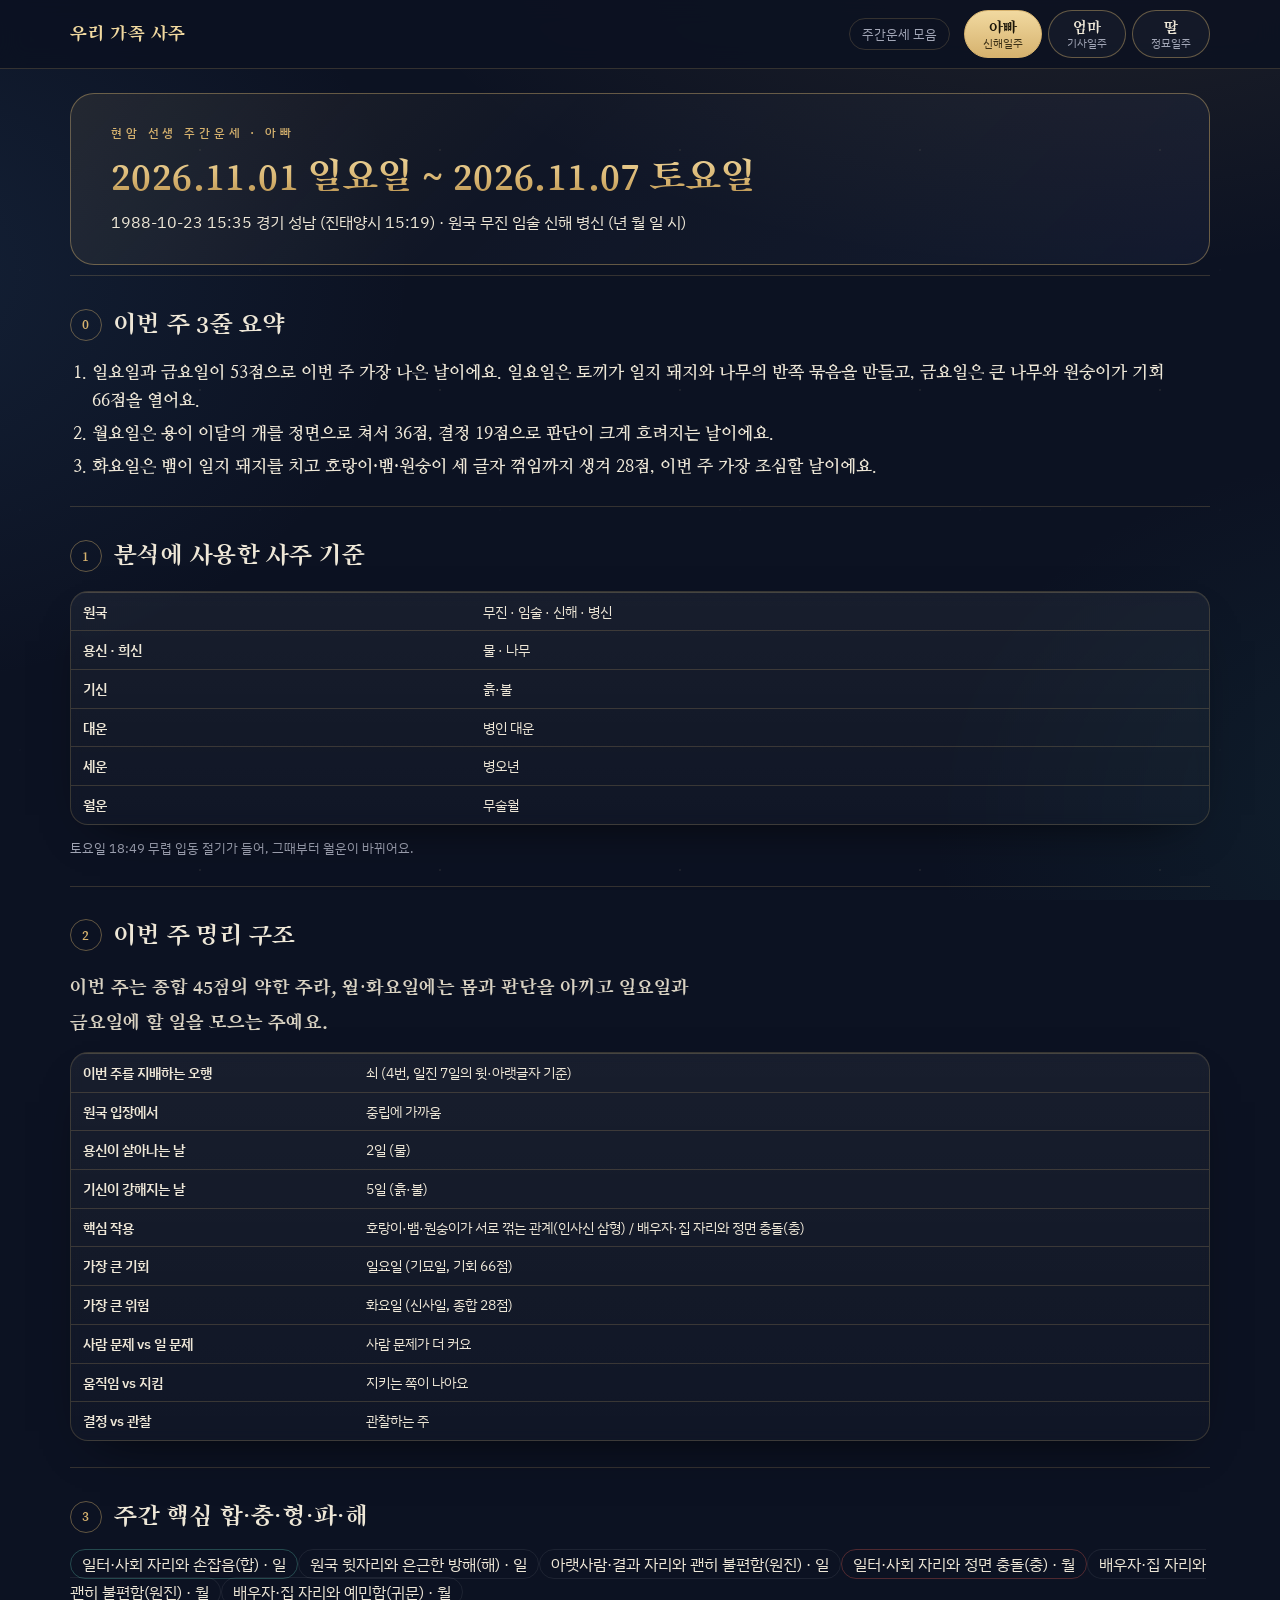
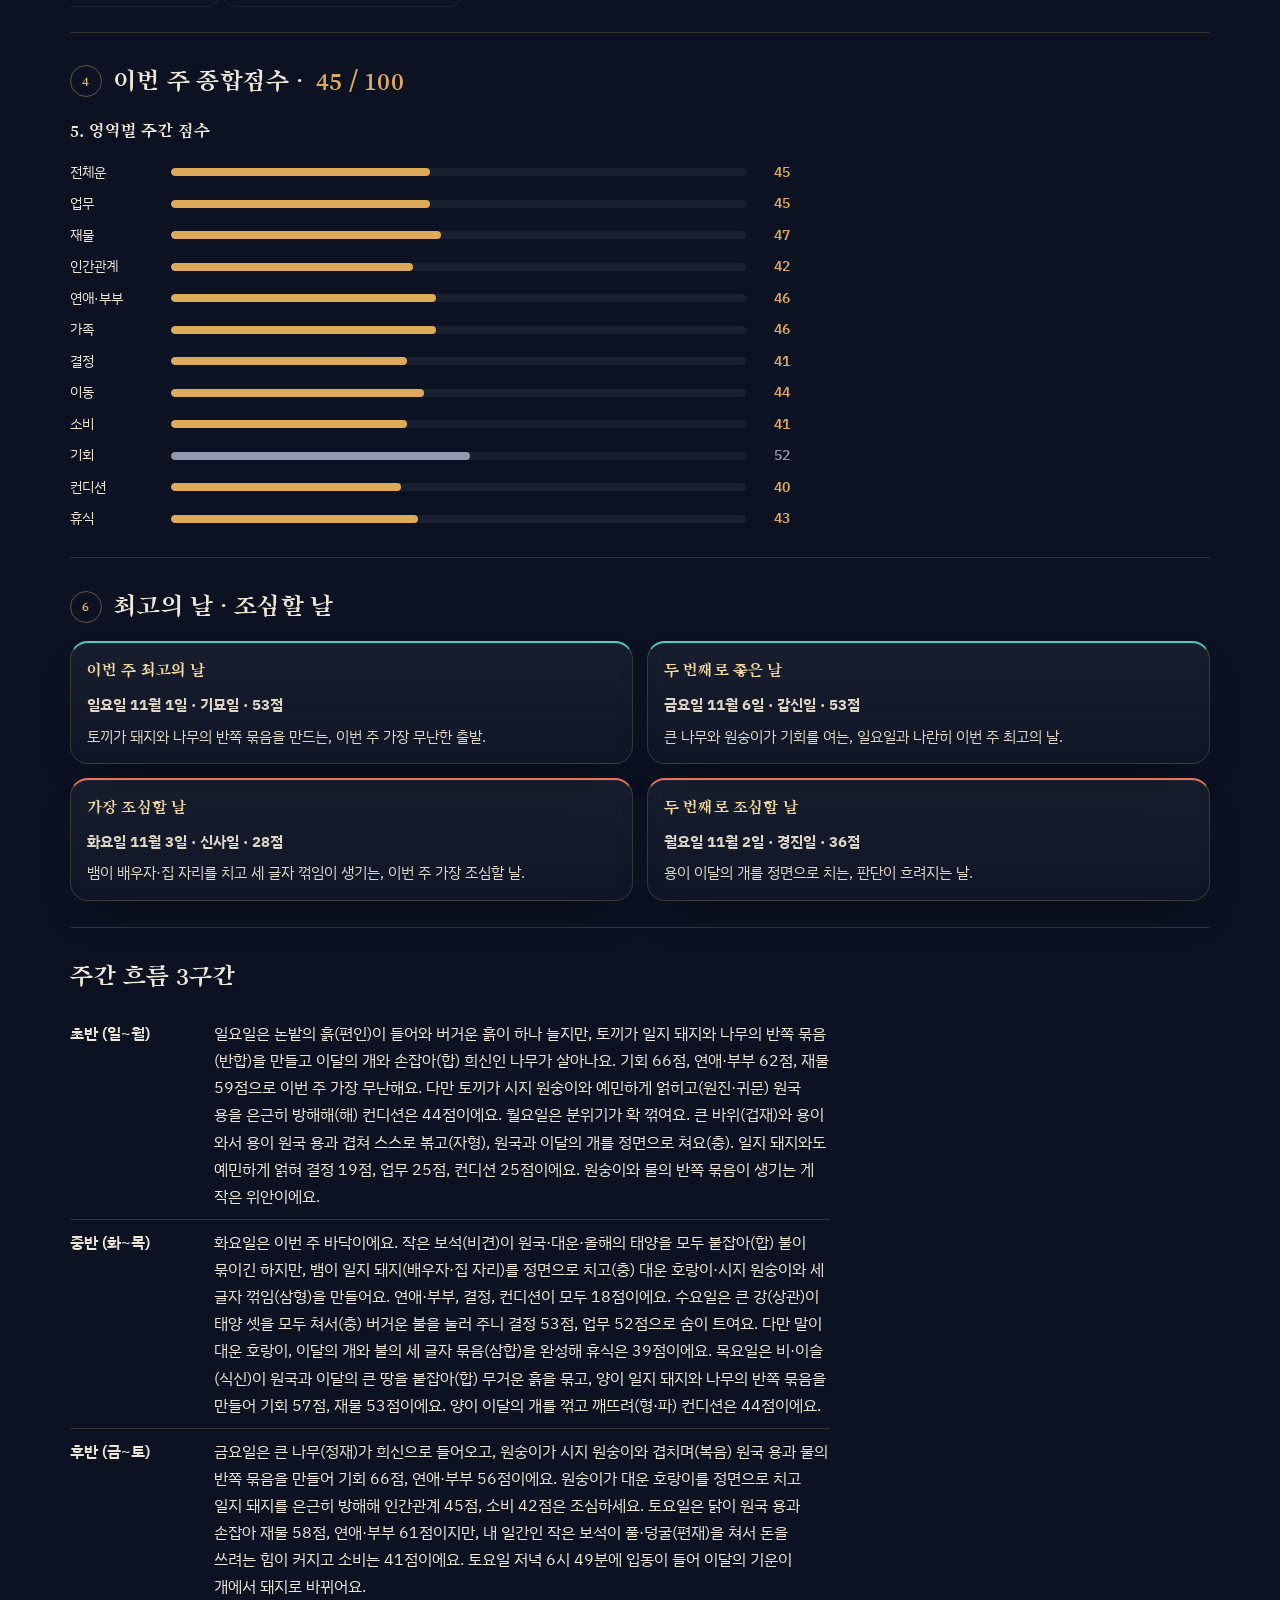
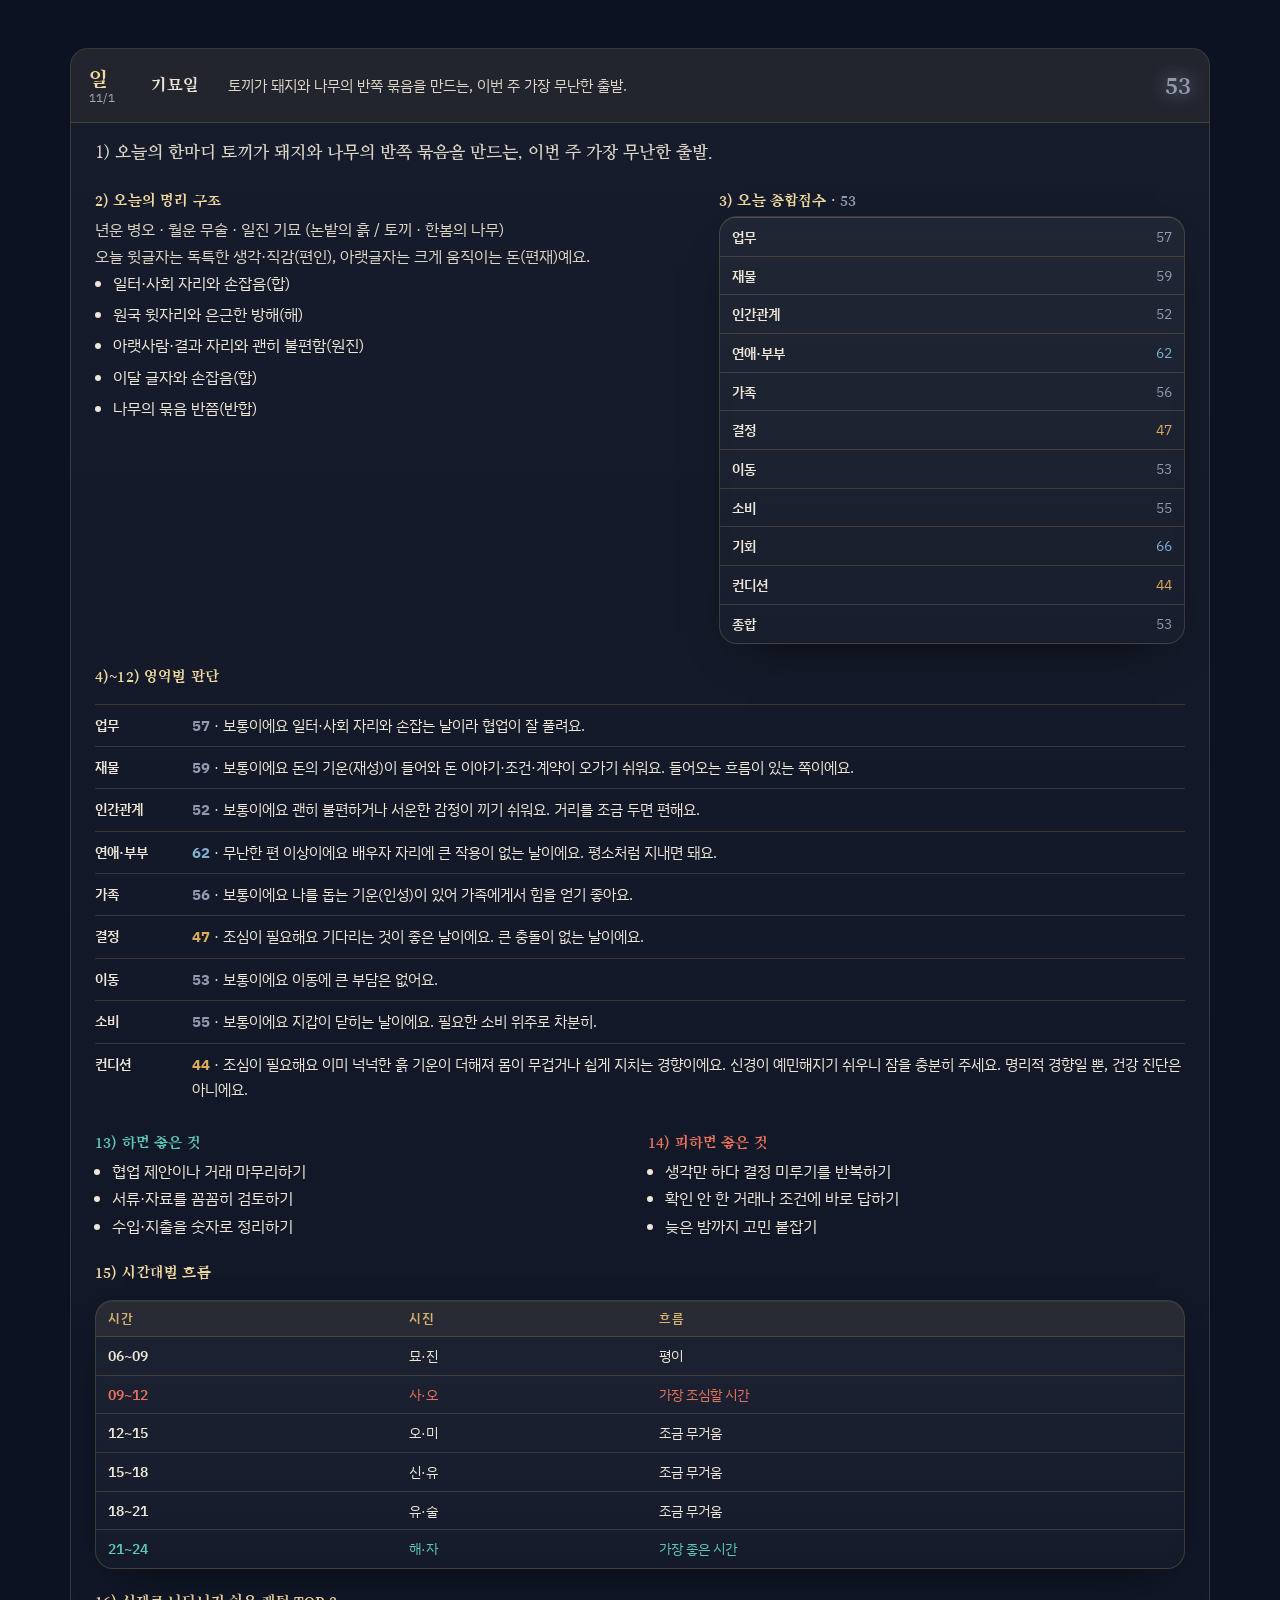
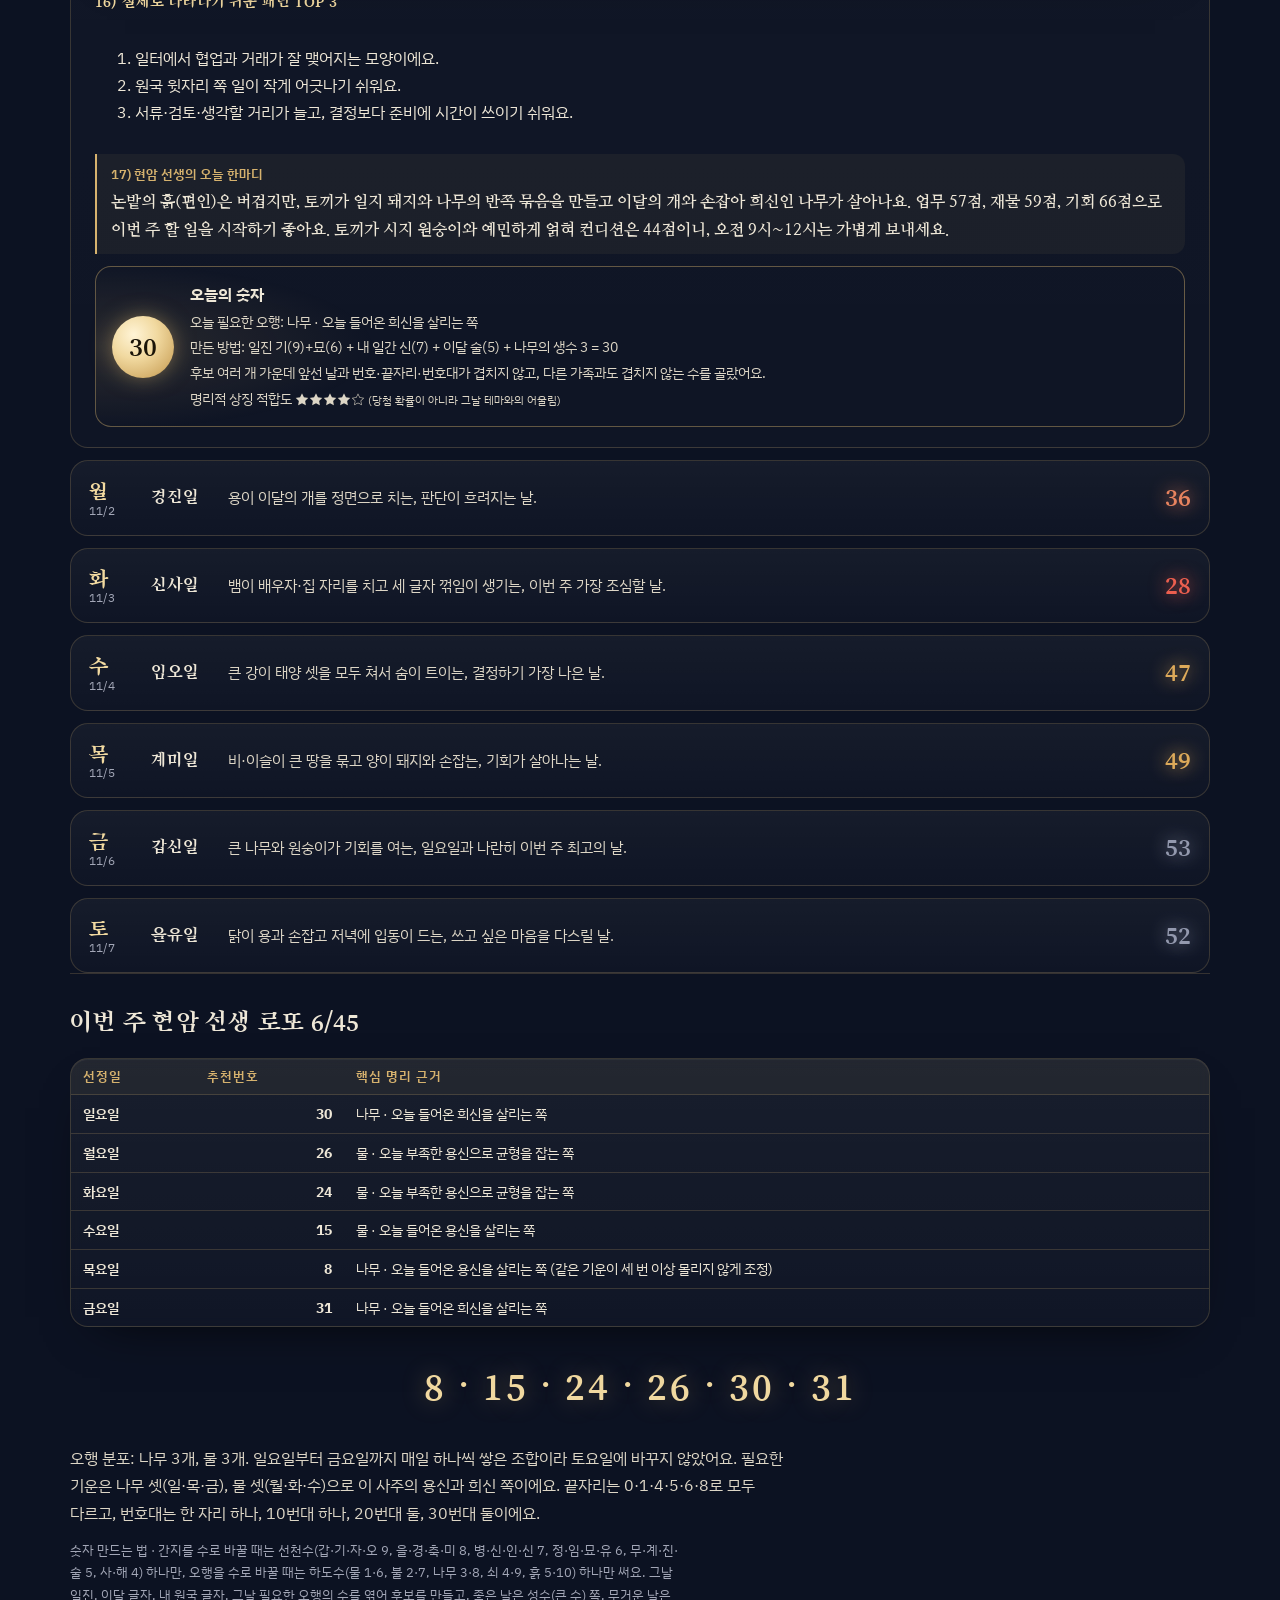
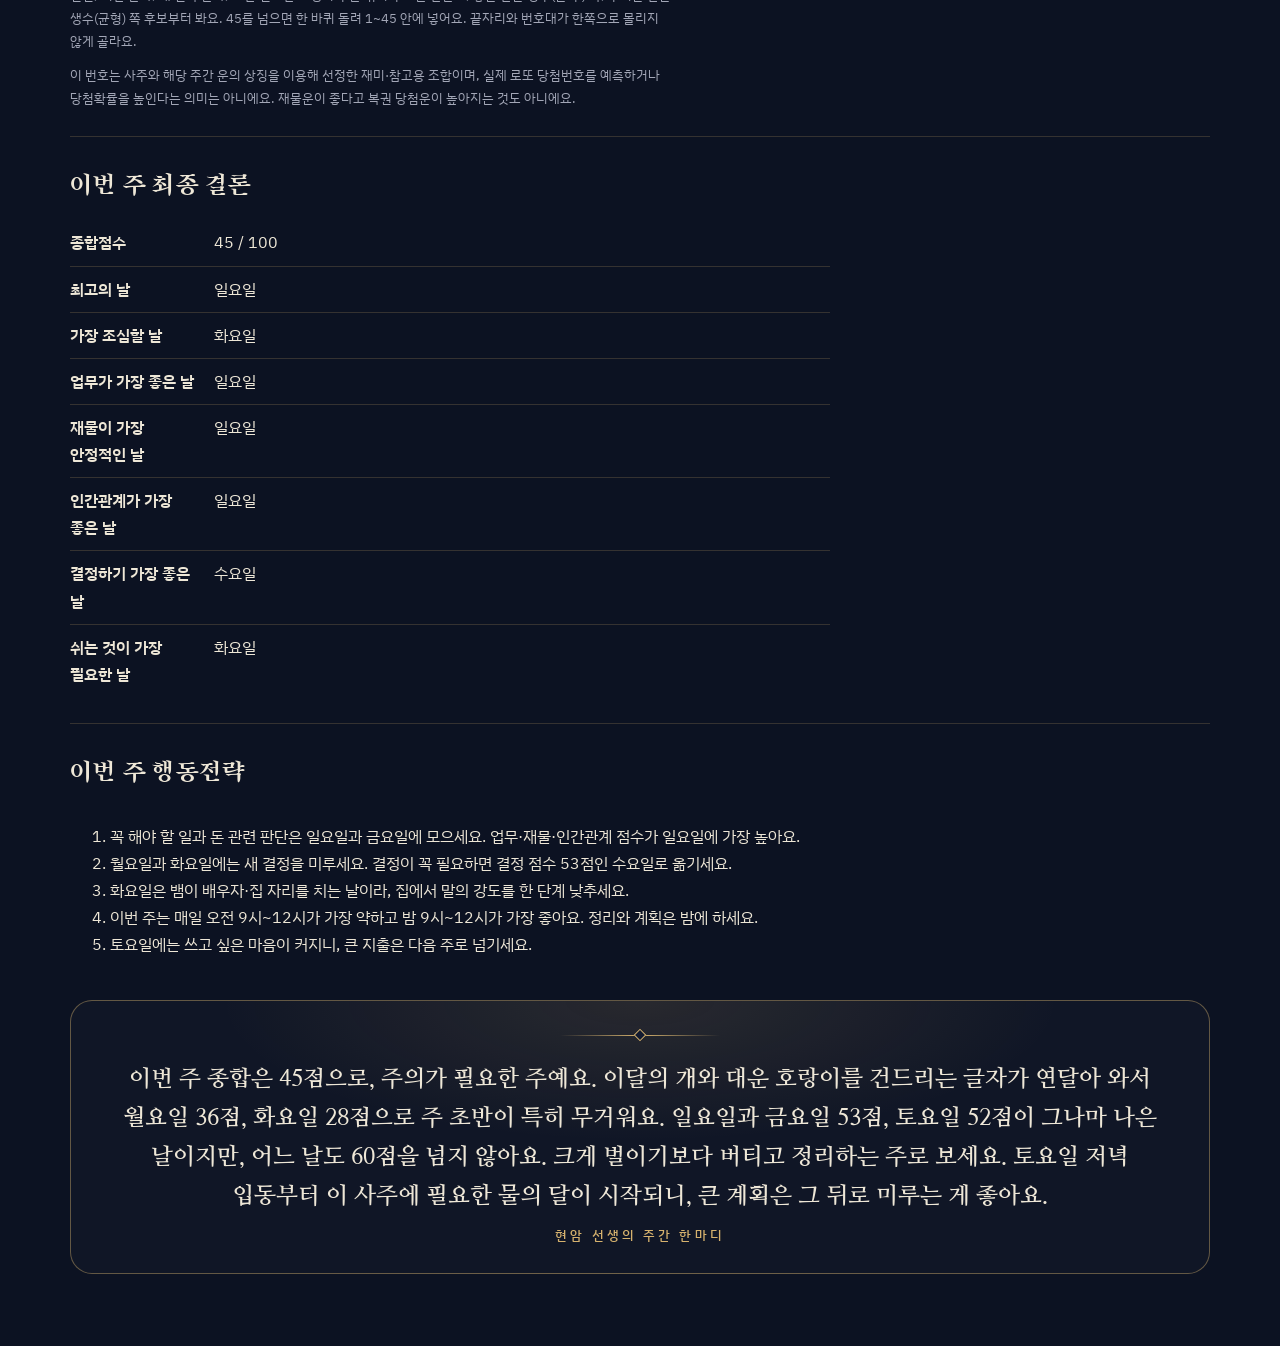
<file: weekly/2026-11-01.html>
<!doctype html>
<html lang="ko"><head><meta charset="utf-8"><meta name="viewport" content="width=device-width, initial-scale=1, viewport-fit=cover"><meta name="robots" content="noindex, nofollow">
<title>현암 선생 주간운세 11월 1일 주</title>
<link rel="preconnect" href="https://fonts.googleapis.com"><link rel="preconnect" href="https://fonts.gstatic.com" crossorigin>
<link rel="stylesheet" href="https://fonts.googleapis.com/css2?family=Song+Myung&family=Nanum+Myeongjo:wght@400;700;800&family=IBM+Plex+Sans+KR:wght@400;500;600&display=swap">
<style>
/* 레이아웃: 밤하늘 먹빛 바탕 위 금박 테두리 카드, 오방색으로 간지를 물들이는 단일 다크 테마 */
:root{
  --paper:#0C1222; --paper2:#121A30; --sheet:rgba(255,255,255,.035); --sheet2:rgba(255,255,255,.06);
  --ink:#EEE7D7; --muted:#A3A7B7; --line:rgba(214,178,110,.20); --line2:rgba(214,178,110,.42);
  --gold:#D6B26E; --gold2:#F1D9A0; --seal:#E8735A; --water:#86C9DA; --water-soft:rgba(134,201,218,.13);
  --g5:#5CC8B4; --g4:#7FAED0; --g3:#9399AE; --g2:#DDAA5A; --g1:#E8845F; --g0:#EC5F4F;
  --chip-good:rgba(92,200,180,.14); --chip-bad:rgba(236,95,79,.15); --chip-mid:rgba(255,255,255,.07);
  --e-wood:#62C795; --e-fire:#F0715A; --e-earth:#E0B25E; --e-metal:#E4E6F0; --e-water:#7C9CF0;
  --display:"Song Myung","Nanum Myeongjo","AppleMyungjo",serif;
  --serif:"Nanum Myeongjo","AppleMyungjo",serif;
  --body:"IBM Plex Sans KR","Apple SD Gothic Neo","Malgun Gothic",sans-serif;
  color-scheme:dark;
}

/* 레이아웃: 왼쪽 고정 목차 + 오른쪽 한 줄 길이 제한 본문. 한지 바탕, 인주(붉은 도장)와 물빛 강조 */
*{box-sizing:border-box}
body{background:var(--paper);color:var(--ink);font-family:var(--body);font-size:15.5px;line-height:1.75;word-break:keep-all}
.wrap{max-width:1180px;margin:0 auto;padding-inline:20px;padding-block:28px 72px}
h1,h2,h3{font-family:var(--display);font-weight:700;text-wrap:balance;margin:0}
.eyebrow{font-size:12px;letter-spacing:.14em;color:var(--muted);font-weight:500}
header.top{display:flex;flex-wrap:wrap;align-items:flex-end;justify-content:space-between;gap:16px;border-bottom:1px solid var(--line);padding-bottom:20px;margin-bottom:28px}
header.top h1{font-size:clamp(28px,5vw,42px);line-height:1.2}
header.top .who{color:var(--muted);font-size:14px}
.seal{display:inline-grid;place-items:center;width:52px;height:52px;border:2px solid var(--seal);color:var(--seal);font-family:var(--display);font-weight:700;font-size:15px;line-height:1.1;text-align:center;border-radius:6px;transform:rotate(-4deg)}
.layout{display:grid;grid-template-columns:220px minmax(0,1fr);gap:40px;align-items:start}
@media (max-width:900px){.layout{grid-template-columns:1fr;gap:20px}}
nav.toc{position:sticky;top:calc(env(safe-area-inset-top,0px) + 16px);max-height:calc(100vh - 32px);overflow-y:auto;font-size:13px;line-height:1.5;padding-right:6px}
nav.toc ol{list-style:none;margin:0;padding:0;display:grid;gap:2px}
nav.toc a{color:var(--muted);text-decoration:none;display:grid;grid-template-columns:2em 1fr;padding:2px 0}
nav.toc a:hover,nav.toc a:focus-visible{color:var(--ink)}
nav.toc a.on{color:var(--seal);font-weight:600}
nav.toc .tt{font-size:12px;letter-spacing:.1em;color:var(--muted);margin-bottom:8px}
@media (max-width:900px){nav.toc{position:static;max-height:none;background:var(--sheet);border:1px solid var(--line);border-radius:4px;padding:12px 14px}
  nav.toc ol{grid-template-columns:repeat(2,minmax(0,1fr));column-gap:12px}}
main{min-width:0;display:grid;gap:0}
section.s{padding-block:30px;border-top:1px solid var(--line);scroll-margin-top:16px;display:grid;gap:14px}
section.s:first-child{border-top:0;padding-top:0}
section.s > h2{font-size:24px;display:flex;gap:12px;align-items:baseline}
section.s > h2 .no{font-family:var(--body);font-size:13px;color:var(--seal);font-weight:600;font-variant-numeric:tabular-nums;min-width:1.8em}
section.s h3{font-size:18px;margin-top:6px}
p{margin:0;max-width:72ch}
.tag{display:inline-block;font-family:var(--body);font-size:11.5px;font-weight:600;letter-spacing:.04em;padding:1px 8px;border-radius:3px;margin-right:6px;vertical-align:2px}
.t-c{background:var(--chip-mid);color:var(--ink)} .t-i{background:var(--water-soft);color:var(--water)} .t-r{background:var(--chip-bad);color:var(--seal)}
.legend{display:flex;flex-wrap:wrap;gap:10px;font-size:13px;color:var(--muted)}
.lead{font-family:var(--display);font-size:clamp(17px,2.2vw,20px);line-height:1.75;max-width:62ch}
.tbl{overflow-x:auto;border:1px solid var(--line);border-radius:4px;background:var(--sheet)}
table{border-collapse:collapse;width:100%;font-size:14px;line-height:1.55}
th,td{padding:8px 12px;text-align:left;vertical-align:top;border-top:1px solid var(--line)}
thead th{border-top:0;font-weight:600;color:var(--muted);font-size:12.5px;letter-spacing:.04em;white-space:nowrap}
tbody th{font-weight:600;white-space:nowrap}
td.num,th.num{font-variant-numeric:tabular-nums;text-align:right;white-space:nowrap}
.pillars{display:grid;grid-template-columns:repeat(4,minmax(0,1fr));gap:8px;max-width:620px}
.pil{background:var(--sheet);border:1px solid var(--line);border-radius:4px;padding:12px 8px;text-align:center;display:grid;gap:4px}
.pil .lab{font-size:12px;color:var(--muted)}
.pil .ch{font-family:var(--display);font-size:clamp(22px,4vw,30px);font-weight:700;line-height:1.15}
.pil .na{font-size:12px;color:var(--muted);line-height:1.35}
.pil .tg{font-size:12px;font-weight:600;color:var(--water)}
.pil.me{border-color:var(--seal)} .pil.me .lab{color:var(--seal)}
.bars{display:grid;gap:8px;max-width:620px}
.bar{display:grid;grid-template-columns:4.5em minmax(0,1fr) 6.5em;gap:10px;align-items:center;font-size:14px}
.bar .tr{height:10px;background:var(--chip-mid);border-radius:2px;overflow:hidden}
.bar .fl{height:100%;border-radius:2px}
.bar .lv{font-size:13px;color:var(--muted)}
.cards{display:grid;grid-template-columns:repeat(2,minmax(0,1fr));gap:14px}
@media (max-width:700px){.cards{grid-template-columns:1fr}}
.card{min-width:0;background:var(--sheet);border:1px solid var(--line);border-radius:4px;padding:14px 16px;display:grid;gap:6px;font-size:14.5px}
.card h4{margin:0;font-family:var(--display);font-size:16.5px}
.card dl{margin:0;display:grid;gap:4px}
.card dl div{display:grid;grid-template-columns:6.5em minmax(0,1fr);gap:8px}
.card dt{color:var(--muted);font-size:13px}
.card dd{margin:0}
.card.good{border-top:3px solid var(--water)} .card.bad{border-top:3px solid var(--seal)}
ul.plain{margin:0;padding-left:1.15em;display:grid;gap:4px;max-width:72ch}
.pair{display:grid;grid-template-columns:minmax(0,1fr);gap:0;max-width:76ch}
.pair div{display:grid;grid-template-columns:8.5em minmax(0,1fr);gap:12px;padding:9px 0;border-top:1px solid var(--line)}
.pair div:first-child{border-top:0}
.pair b{font-weight:600}
@media (max-width:520px){.pair div,.card dl div{grid-template-columns:1fr;gap:2px}}
.lv-s{color:var(--water);font-weight:600} .lv-m{color:var(--muted);font-weight:600} .lv-w{color:var(--seal);font-weight:600}
.score{font-variant-numeric:tabular-nums;font-weight:600}
.saying{font-family:var(--display);font-size:clamp(19px,2.6vw,23px);line-height:1.7;border-left:3px solid var(--seal);padding-left:18px;max-width:56ch;margin:0}
.saying small{display:block;font-family:var(--body);font-size:13px;color:var(--muted);margin-top:8px}
.note{font-size:13px;color:var(--muted);max-width:76ch}
a{color:var(--water)}
a:focus-visible{outline:2px solid var(--water);outline-offset:2px}

/* ===== 사주 홈페이지 테마 덧씌움 ===== */
html{background:var(--paper)}
body{background-color:var(--paper);color:var(--ink);
  background-image:
    radial-gradient(1200px 600px at 85% -10%, rgba(214,178,110,.10), transparent 60%),
    radial-gradient(900px 700px at -10% 30%, rgba(60,110,160,.16), transparent 60%),
    radial-gradient(800px 600px at 110% 90%, rgba(40,120,120,.12), transparent 60%),
    radial-gradient(1.2px 1.2px at 20px 30px, rgba(255,255,255,.55), transparent 60%),
    radial-gradient(1px 1px at 120px 80px, rgba(255,255,255,.35), transparent 60%),
    radial-gradient(1.4px 1.4px at 200px 150px, rgba(241,217,160,.45), transparent 60%),
    radial-gradient(1px 1px at 60px 190px, rgba(255,255,255,.3), transparent 60%);
  background-size:auto,auto,auto,240px 240px,240px 240px,240px 240px,240px 240px;
  background-attachment:fixed}
::selection{background:rgba(214,178,110,.35)}
a{color:var(--gold2)}
h1,h2,h3,h4{font-family:var(--display);font-weight:400;letter-spacing:.01em}
.eyebrow{color:var(--gold);letter-spacing:.32em;font-size:12px}

/* 머리글: 금박 테두리 히어로 */
header.top{position:relative;overflow:hidden;border:1px solid var(--line2);border-radius:24px;padding:clamp(24px,4vw,44px);
  background:linear-gradient(135deg,rgba(214,178,110,.10),rgba(255,255,255,.02) 40%,rgba(124,156,240,.06));
  box-shadow:0 30px 80px -40px rgba(0,0,0,.8), inset 0 1px 0 rgba(255,255,255,.06);align-items:center;margin-bottom:8px}
header.top::before{content:"";position:absolute;inset:10px;border:1px solid var(--line);border-radius:16px;pointer-events:none}
header.top > div:first-child{position:relative;z-index:1;display:grid;gap:10px;min-width:0;flex:1 1 320px}
header.top h1{font-size:clamp(30px,5.4vw,52px);line-height:1.2;
  background:linear-gradient(180deg,var(--gold2),var(--gold) 60%,#B08A48);-webkit-background-clip:text;background-clip:text;color:transparent}
header.top .who{color:var(--muted);font-size:13.5px;line-height:1.7}
.wheel{position:relative;z-index:1;width:clamp(130px,22vw,200px);aspect-ratio:1;max-width:100%;flex:0 0 auto}
.wheel svg{width:100%;height:100%;overflow:visible}
.wheel .spin{transform-origin:100px 100px;animation:spin 160s linear infinite}
.wheel .spin2{transform-origin:100px 100px;animation:spin 90s linear infinite reverse}
@keyframes spin{to{transform:rotate(360deg)}}
@keyframes rise{from{opacity:.0;transform:translateY(10px)}to{opacity:1;transform:none}}
header.top > div:first-child{animation:rise .9s ease-out both}
@media (prefers-reduced-motion:reduce){.wheel .spin,.wheel .spin2,header.top > div:first-child{animation:none}}

/* 섹션 제목 */
section > h2, section.s > h2{font-size:clamp(24px,3.2vw,30px);color:var(--ink);display:flex;align-items:center;gap:14px}
section > h2::before{content:"";width:9px;height:9px;flex:0 0 auto;transform:rotate(45deg);border:1px solid var(--gold);background:rgba(214,178,110,.25)}
section.s > h2::before{display:none}
section.s > h2 .no{display:inline-grid;place-items:center;min-width:34px;height:34px;border:1px solid var(--line2);border-radius:50%;color:var(--gold);font-family:var(--display);font-size:15px;font-weight:400}
section.s{border-top:1px solid var(--line)}
.lead{color:#D9D2C2}
p{color:#DDD6C6}

/* 공통 판넬 */
.panel,.pil,.chartbox,.tbl,.card,.dw,.cell{border-color:var(--line)!important}
.panel,.chartbox,.tbl,.card,.dw{background:linear-gradient(180deg,rgba(255,255,255,.05),rgba(255,255,255,.02));border:1px solid var(--line);border-radius:18px;
  box-shadow:0 20px 50px -30px rgba(0,0,0,.9), inset 0 1px 0 rgba(255,255,255,.05);backdrop-filter:blur(6px)}
.chartbox{padding:18px 14px 8px}

/* 원국 기둥: 오방색 타일 */
.pillars{gap:10px}
.pil{border-radius:18px;padding:16px 8px 14px;background:linear-gradient(180deg,rgba(255,255,255,.06),rgba(255,255,255,.015));border:1px solid var(--line);gap:6px}
.pil .lab{color:var(--gold);letter-spacing:.12em}
.pil .ch{font-family:var(--display);font-size:clamp(30px,5vw,42px);font-weight:400;width:1.6em;height:1.6em;display:grid;place-items:center;margin:2px auto;border-radius:14px;
  background:radial-gradient(circle at 30% 25%,rgba(255,255,255,.12),rgba(255,255,255,.02));border:1px solid rgba(255,255,255,.08)}
.pil .na{color:var(--muted)}
.pil .tg{color:var(--gold2);font-weight:500}
.pil.me{border-color:var(--gold)!important;box-shadow:0 0 0 1px rgba(214,178,110,.35),0 0 40px -10px rgba(214,178,110,.45)}
.pil.me .lab{color:var(--gold2)}
[data-el="wood"]{color:var(--e-wood)!important} [data-el="fire"]{color:var(--e-fire)!important} [data-el="earth"]{color:var(--e-earth)!important}
[data-el="metal"]{color:var(--e-metal)!important} [data-el="water"]{color:var(--e-water)!important}
.pil .ch[data-el]{text-shadow:0 0 18px currentColor}
.pil .ch[data-el="wood"]{border-color:rgba(98,199,149,.35)} .pil .ch[data-el="fire"]{border-color:rgba(240,113,90,.35)}
.pil .ch[data-el="earth"]{border-color:rgba(224,178,94,.35)} .pil .ch[data-el="metal"]{border-color:rgba(228,230,240,.35)} .pil .ch[data-el="water"]{border-color:rgba(124,156,240,.35)}

/* 칩·태그 */
.chip{border-radius:999px;padding:3px 11px;border:1px solid rgba(255,255,255,.07);color:var(--ink)}
.chip.good{border-color:rgba(92,200,180,.3)} .chip.bad{border-color:rgba(236,95,79,.3)}
.med{border:1px solid rgba(255,255,255,.08)} .med.w{color:var(--g5)} .med.b{color:var(--seal)}
.tag{border-radius:999px}
.t-c{background:rgba(255,255,255,.08);color:var(--ink)} .t-i{background:rgba(134,201,218,.14);color:var(--water)} .t-r{background:rgba(232,115,90,.15);color:var(--seal)}

/* 표 */
table{color:var(--ink)}
thead th{color:var(--gold);letter-spacing:.08em;background:rgba(214,178,110,.06)}
th,td{border-top:1px solid var(--line)}
tbody tr:hover td,tbody tr:hover th{background:rgba(255,255,255,.025)}
table.calc th{color:var(--gold)}

/* 점수 숫자 */
.score .n,.meta .sc .n,.yc .n,.score .n{font-family:var(--display);font-weight:400;text-shadow:0 0 24px currentColor}
.ok{color:var(--g5);font-family:var(--display);font-weight:400;font-size:22px}
.ok::before{content:"";width:22px;height:22px;border-radius:50%;border:1px solid var(--g5);background:radial-gradient(circle,rgba(92,200,180,.5),transparent 70%)}

/* 일진 달력 */
.tab{border-color:var(--line2);color:var(--ink);background:transparent;font-family:var(--display);font-size:15px;padding:6px 18px}
.tab[aria-selected="true"]{background:linear-gradient(180deg,var(--gold2),var(--gold));color:#1A1408;border-color:var(--gold)}
.dow{color:var(--gold)} .dow.sun{color:var(--seal)}
.cell{border-radius:12px;background:rgba(255,255,255,.035);border:1px solid var(--line);transition:transform .15s ease,background .15s ease}
.cell:not(.out):not(.empty):hover{transform:translateY(-2px);background:rgba(214,178,110,.08)}
.cell .gz{font-family:var(--display);font-size:13px}
.cell .bar{height:4px;border-radius:99px;box-shadow:0 0 10px currentColor}
.cell[aria-pressed="true"]{outline:none;border-color:var(--gold)!important;box-shadow:0 0 0 1px var(--gold),0 0 24px -6px rgba(214,178,110,.6);background:rgba(214,178,110,.10)}
.cell.today .dn::after{color:var(--gold2)}
.cell .jq{color:var(--gold2)}
.panel{padding:26px clamp(18px,3vw,32px)}
.ph .gzbig{font-family:var(--display);font-weight:400;font-size:36px}
.panel h3{font-family:var(--serif);font-weight:800;font-size:21px;color:var(--gold2)}
.glyph{border-left-width:2px}
.navrow button,.mnav button{border-color:var(--line2);color:var(--ink);background:rgba(255,255,255,.03)}
.navrow button:hover,.mnav button:hover{border-color:var(--gold);color:var(--gold2)}
.mnav{background:rgba(12,18,34,.82);backdrop-filter:blur(10px);border-bottom:1px solid var(--line)}
.mnav .yr{color:var(--gold)}

/* 월운·대운 카드 */
.mcard,.yc{border-top-width:2px;padding:18px;border-radius:18px;background:linear-gradient(180deg,rgba(255,255,255,.05),rgba(255,255,255,.015));border-left:1px solid var(--line);border-right:1px solid var(--line);border-bottom:1px solid var(--line)}
.month{border-top:1px solid var(--line);padding-block:34px}
.meta .gzb{font-family:var(--display);font-weight:400;font-size:46px}
.meta .lab{color:var(--gold);letter-spacing:.12em}
.body h3,.mcard h3,.yc h3{color:var(--gold2)}
.body h3{font-family:var(--serif);font-weight:800}
.strip div{background:rgba(255,255,255,.04);border-radius:8px}
.past{background:rgba(214,178,110,.12);color:var(--gold2);border:1px solid var(--line2)}
.doms div.plan dt{color:var(--gold2)}
.dlink{color:var(--water)} .dlink.bad{color:var(--seal)}

/* 원국 리포트 */
nav.toc a{color:var(--muted)} nav.toc a.on{color:var(--gold2)} nav.toc .tt{color:var(--gold)}
.card.good{border-top:2px solid var(--g5)!important} .card.bad{border-top:2px solid var(--seal)!important}
.card h4{color:var(--gold2)}
.bar .tr{background:rgba(255,255,255,.06);border-radius:99px;height:8px}
.bar .fl{border-radius:99px;box-shadow:0 0 14px currentColor}
.lv-s{color:var(--g5)} .lv-w{color:var(--seal)} .lv-m{color:var(--muted)}

/* 한마디 */
.saying{position:relative;border:1px solid var(--line2);border-left:1px solid var(--line2);border-radius:22px;padding:34px clamp(22px,4vw,46px) 26px;max-width:none;
  background:radial-gradient(600px 200px at 50% 0%,rgba(214,178,110,.12),transparent 70%),rgba(255,255,255,.02);
  font-family:var(--serif);font-weight:700;color:var(--ink);text-align:center}
.saying::before{content:"";display:block;width:160px;height:1px;margin:0 auto 24px;background:linear-gradient(90deg,transparent,var(--gold),transparent)}
.saying::after{content:"";position:absolute;top:34px;left:50%;width:7px;height:7px;transform:translate(-50%,-50%) rotate(45deg);background:var(--paper2);border:1px solid var(--gold)}
.saying small{color:var(--gold);letter-spacing:.24em;font-weight:500}
.notes,.note{color:var(--muted)}
.notes a,.note a{color:var(--gold2)}

.trio{display:grid;grid-template-columns:repeat(3,minmax(0,1fr));gap:18px}
@media (max-width:960px){.trio{grid-template-columns:1fr}}
.person{min-width:0;display:grid;gap:12px;padding:20px 16px;border:1px solid var(--line);border-radius:20px;background:linear-gradient(180deg,rgba(255,255,255,.05),rgba(255,255,255,.015))}
.person .who2{display:flex;justify-content:space-between;align-items:baseline;gap:8px}
.person .who2 h3{font-size:24px}
.person .who2 span{font-size:12.5px;color:var(--muted)}
.person .pillars{grid-template-columns:repeat(4,minmax(0,1fr));max-width:none;gap:6px}
.person .pil{padding:10px 4px;border-radius:14px}
.person .pil .ch{font-size:clamp(24px,3.4vw,32px)}
.person .pil .na{font-size:11px}
.person .ess{font-family:var(--serif);font-weight:700;font-size:16px;line-height:1.6}
.kv{display:grid;gap:6px;font-size:13.5px}
.kv div{display:grid;grid-template-columns:4.6em minmax(0,1fr);gap:8px}
.kv dt{color:var(--gold)} .kv dd{margin:0}
.kv{margin:0}
.triad{background:linear-gradient(180deg,rgba(255,255,255,.04),rgba(255,255,255,.01));border:1px solid var(--line);border-radius:22px;padding:10px;overflow-x:auto}
.triad svg{display:block;width:100%;min-width:560px;height:auto}
.mbars{display:grid;gap:8px;max-width:640px}
.mbar{display:grid;grid-template-columns:3em minmax(0,1fr) 5.5em;gap:10px;align-items:center;font-size:14px}
.mbar .tr{display:flex;height:12px;border-radius:99px;overflow:hidden;background:rgba(255,255,255,.05)}
.mbar .tr span{height:100%}
.mbar .ct{font-size:12.5px;color:var(--muted);font-variant-numeric:tabular-nums}
.keys{display:flex;flex-wrap:wrap;gap:14px;font-size:12.5px;color:var(--muted)}
.keys i{display:inline-block;width:12px;height:12px;border-radius:3px;margin-right:6px;vertical-align:-2px}
.match{display:grid;grid-template-columns:minmax(0,300px) minmax(0,1fr);gap:28px;align-items:start}
@media (max-width:880px){.match{grid-template-columns:1fr}}
.dial{display:grid;place-items:center;gap:6px;padding:22px;border:1px solid var(--line);border-radius:22px;background:radial-gradient(circle at 50% 40%,rgba(214,178,110,.12),transparent 70%)}
.dial svg{width:170px;height:170px}
.dial .nm{font-family:var(--display);font-size:20px;color:var(--gold2)}
.dial .sub{font-size:13px;color:var(--muted);text-align:center}
.areas{display:grid;gap:7px}
.area{display:grid;grid-template-columns:7.5em minmax(0,1fr) 2.4em;gap:10px;align-items:center;font-size:13.5px}
.area .tr{height:8px;border-radius:99px;background:rgba(255,255,255,.06);overflow:hidden}
.area .fl{height:100%;border-radius:99px}
.area b{font-variant-numeric:tabular-nums;text-align:right;font-weight:600}
.flow{overflow-x:auto;border:1px solid var(--line);border-radius:18px}
.famnav{position:sticky;top:env(safe-area-inset-top,0px);z-index:20;background:rgba(12,18,34,.88);backdrop-filter:blur(12px);border-bottom:1px solid var(--line)}
.famnav .in{max-width:1180px;margin:0 auto;padding:10px 20px;display:flex;align-items:center;gap:14px;flex-wrap:wrap}
.famnav .brand{font-family:var(--display);color:var(--gold2);font-size:19px;margin-right:auto;letter-spacing:.04em}
.famnav [role=tablist]{display:flex;gap:6px;flex-wrap:wrap}
.famnav button{font:inherit;cursor:pointer;display:grid;gap:0;text-align:center;padding:6px 18px;border-radius:999px;border:1px solid var(--line2);background:rgba(255,255,255,.03);color:var(--ink);line-height:1.25}
.famnav button b{font-family:var(--display);font-weight:400;font-size:16px}
.famnav button small{font-size:11px;color:var(--muted)}
.famnav button[aria-selected=true]{background:linear-gradient(180deg,var(--gold2),var(--gold));border-color:var(--gold);color:#1A1408}
.famnav button[aria-selected=true] small{color:#3A2E14}
.famnav button:focus-visible{outline:2px solid var(--water);outline-offset:2px}
nav.toc{top:calc(env(safe-area-inset-top,0px) + 76px)!important;max-height:calc(100vh - 96px)!important}
section.s{scroll-margin-top:84px}
@media (max-width:600px){.famnav .brand{width:100%}.famnav button{padding:5px 14px}}

body{margin:0;font-family:var(--body)}img{max-width:100%}[hidden]{display:none!important}
/* ===== 주간운세 ===== */
.famnav .back{color:var(--muted);text-decoration:none;font-size:13px;border:1px solid var(--line);border-radius:999px;padding:4px 12px}
.famnav .back:hover{color:var(--gold2);border-color:var(--gold)}
.famnav a.brand{text-decoration:none}
.wrap{display:grid;gap:0;padding-block:24px 72px}
.wk-head{display:grid;gap:8px;padding:28px clamp(18px,4vw,40px);border:1px solid var(--line2);border-radius:24px;margin-bottom:10px;
  background:linear-gradient(135deg,rgba(214,178,110,.10),rgba(255,255,255,.02) 40%,rgba(124,156,240,.06))}
.wk-head h1{font-size:clamp(24px,4.4vw,40px);background:linear-gradient(180deg,var(--gold2),var(--gold) 60%,#B08A48);-webkit-background-clip:text;background-clip:text;color:transparent;line-height:1.25}
section.wk{padding-block:26px;border-top:1px solid var(--line);display:grid;gap:12px}
section.wk > h2{font-size:clamp(21px,3vw,26px);display:flex;gap:12px;align-items:center}
section.wk > h2 .no{display:inline-grid;place-items:center;min-width:32px;height:32px;border:1px solid var(--line2);border-radius:50%;color:var(--gold);font-family:var(--display);font-size:14px}
section.wk > h2::before{display:none}
.sum3{margin:0;padding-left:1.3em;display:grid;gap:6px;font-family:var(--serif);font-weight:700;font-size:17px;line-height:1.6}
.areas{display:grid;gap:7px;max-width:720px}
.area{display:grid;grid-template-columns:6.5em minmax(0,1fr) 2.4em;gap:10px;align-items:center;font-size:14px}
.area .tr{height:8px;border-radius:99px;background:rgba(255,255,255,.06);overflow:hidden}
.area .fl{height:100%;border-radius:99px}
.area b{font-variant-numeric:tabular-nums;text-align:right}
details.day{border:1px solid var(--line);border-radius:18px;margin-top:12px;background:linear-gradient(180deg,rgba(255,255,255,.045),rgba(255,255,255,.015));overflow:hidden}
details.day > summary{list-style:none;cursor:pointer;display:grid;grid-template-columns:3.2em 4.2em minmax(0,1fr) 2.6em;gap:12px;align-items:center;padding:14px 18px}
details.day > summary::-webkit-details-marker{display:none}
details.day[open] > summary{border-bottom:1px solid var(--line);background:rgba(214,178,110,.06)}
.dl{display:grid;line-height:1.1}.dl b{font-family:var(--display);font-size:22px;font-weight:400;color:var(--gold2)}.dl small{color:var(--muted);font-size:12px}
.dg{font-family:var(--display);font-size:18px}
.dh{font-size:14.5px;color:#DDD6C6;min-width:0}
.ds{font-family:var(--display);font-size:26px;text-align:right;text-shadow:0 0 18px currentColor}
.dbody{padding:16px clamp(14px,3vw,24px) 20px;display:grid;gap:12px}
.dbody h4{margin:6px 0 2px;font-family:var(--display);font-weight:400;font-size:16px;color:var(--gold2)}
.dkey{font-family:var(--serif);font-weight:700;font-size:16.5px}
.dgrid{display:grid;grid-template-columns:minmax(0,1.3fr) minmax(0,1fr);gap:18px}
@media (max-width:760px){.dgrid{grid-template-columns:1fr}details.day > summary{grid-template-columns:2.8em 3.8em minmax(0,1fr) 2.4em;gap:8px;padding:12px}}
.doms{display:grid;margin:0}
.doms div{display:grid;grid-template-columns:5.6em minmax(0,1fr);gap:10px;padding:8px 0;border-top:1px solid var(--line)}
.doms dt{font-weight:600;font-size:14px}.doms dd{margin:0;font-size:14.5px}
.todo{display:grid;grid-template-columns:1fr 1fr;gap:16px}
@media (max-width:520px){.todo{grid-template-columns:1fr}}
.todo ul{margin:0;padding-left:1.1em}
.todo .y h4{color:var(--g5)}.todo .n h4{color:var(--seal)}
tr.best th,tr.best td{color:var(--g5)} tr.worst th,tr.worst td{color:var(--seal)}
.dsay{margin:0;border-left:2px solid var(--gold);padding:10px 14px;background:rgba(214,178,110,.06);border-radius:0 12px 12px 0;font-family:var(--serif);font-weight:700}
.dsay b{display:block;font-family:var(--body);font-size:12.5px;color:var(--gold);font-weight:600;margin-bottom:4px}
.lotto{display:grid;grid-template-columns:auto minmax(0,1fr);gap:16px;align-items:center;border:1px solid var(--line2);border-radius:16px;padding:14px 16px;background:radial-gradient(400px 120px at 0% 50%,rgba(214,178,110,.14),transparent 70%)}
.lotto p{margin:2px 0;font-size:13.5px}
.ball{width:62px;height:62px;border-radius:50%;display:grid;place-items:center;font-family:var(--display);font-size:28px;color:#1A1408;
  background:radial-gradient(circle at 35% 30%,#FFF4D6,var(--gold2) 40%,var(--gold) 75%,#9C7A3C);box-shadow:0 0 24px -4px rgba(214,178,110,.7)}
.final{font-family:var(--display);font-size:clamp(28px,5vw,40px);color:var(--gold2);text-align:center;letter-spacing:.06em;padding:12px;text-shadow:0 0 24px rgba(214,178,110,.4)}
.wklist{display:grid;gap:10px;margin-top:14px}
.wkitem{display:flex;flex-wrap:wrap;justify-content:space-between;gap:10px;align-items:center;padding:16px 18px;border:1px solid var(--line);border-radius:16px;text-decoration:none;color:var(--ink);background:rgba(255,255,255,.035)}
.wkitem:hover{border-color:var(--gold);background:rgba(214,178,110,.08)}
.wr{font-family:var(--display);font-size:18px;color:var(--gold2)}
.wp{display:flex;gap:14px}.ps{display:flex;gap:6px;align-items:baseline;font-size:13px}.ps i{font-style:normal;font-family:var(--display);font-size:18px}
</style></head><body>
<nav class="famnav" aria-label="가족 선택"><div class="in"><a class="brand" href="../index.html">우리 가족 사주</a><a class="back" href="index.html">주간운세 모음</a><div role="tablist"><button role="tab" data-key="dad" aria-selected="true"><b>아빠</b><small>신해일주</small></button><button role="tab" data-key="mom" aria-selected="false"><b>엄마</b><small>기사일주</small></button><button role="tab" data-key="daughter" aria-selected="false"><b>딸</b><small>정묘일주</small></button></div></div></nav>
<div class="person-pane" data-key="dad"><div class="wrap"><header class="wk-head"><div class="eyebrow">현암 선생 주간운세 · 아빠</div><h1>2026.11.01 일요일 ~ 2026.11.07 토요일</h1><div class="who">1988-10-23 15:35 경기 성남 (진태양시 15:19) · 원국 무진 임술 신해 병신 (년 월 일 시)</div></header>
<section class="wk"><h2><span class="no">0</span>이번 주 3줄 요약</h2><ol class="sum3"><li>일요일과 금요일이 53점으로 이번 주 가장 나은 날이에요. 일요일은 토끼가 일지 돼지와 나무의 반쪽 묶음을 만들고, 금요일은 큰 나무와 원숭이가 기회 66점을 열어요.</li><li>월요일은 용이 이달의 개를 정면으로 쳐서 36점, 결정 19점으로 판단이 크게 흐려지는 날이에요.</li><li>화요일은 뱀이 일지 돼지를 치고 호랑이·뱀·원숭이 세 글자 꺾임까지 생겨 28점, 이번 주 가장 조심할 날이에요.</li></ol></section>
<section class="wk"><h2><span class="no">1</span>분석에 사용한 사주 기준</h2><div class="tbl"><table><tbody><tr><th>원국</th><td>무진 · 임술 · 신해 · 병신</td></tr><tr><th>용신 · 희신</th><td>물 · 나무</td></tr><tr><th>기신</th><td>흙·불</td></tr><tr><th>대운</th><td>병인 대운</td></tr><tr><th>세운</th><td>병오년</td></tr><tr><th>월운</th><td>무술월</td></tr></tbody></table></div><p class='note'>토요일 18:49 무렵 입동 절기가 들어, 그때부터 월운이 바뀌어요.</p></section>
<section class="wk"><h2><span class="no">2</span>이번 주 명리 구조</h2><p class="lead">이번 주는 종합 45점의 약한 주라, 월·화요일에는 몸과 판단을 아끼고 일요일과 금요일에 할 일을 모으는 주예요.</p><div class="tbl"><table><tbody><tr><th>이번 주를 지배하는 오행</th><td>쇠 (4번, 일진 7일의 윗·아랫글자 기준)</td></tr><tr><th>원국 입장에서</th><td>중립에 가까움</td></tr><tr><th>용신이 살아나는 날</th><td>2일 (물)</td></tr><tr><th>기신이 강해지는 날</th><td>5일 (흙·불)</td></tr><tr><th>핵심 작용</th><td>호랑이·뱀·원숭이가 서로 꺾는 관계(인사신 삼형) / 배우자·집 자리와 정면 충돌(충)</td></tr><tr><th>가장 큰 기회</th><td>일요일 (기묘일, 기회 66점)</td></tr><tr><th>가장 큰 위험</th><td>화요일 (신사일, 종합 28점)</td></tr><tr><th>사람 문제 vs 일 문제</th><td>사람 문제가 더 커요</td></tr><tr><th>움직임 vs 지킴</th><td>지키는 쪽이 나아요</td></tr><tr><th>결정 vs 관찰</th><td>관찰하는 주</td></tr></tbody></table></div></section>
<section class="wk"><h2><span class="no">3</span>주간 핵심 합·충·형·파·해</h2><div class="chips"><span class="chip good">일터·사회 자리와 손잡음(합) · 일</span><span class="chip mid">원국 윗자리와 은근한 방해(해) · 일</span><span class="chip mid">아랫사람·결과 자리와 괜히 불편함(원진) · 일</span><span class="chip bad">일터·사회 자리와 정면 충돌(충) · 월</span><span class="chip mid">배우자·집 자리와 괜히 불편함(원진) · 월</span><span class="chip mid">배우자·집 자리와 예민함(귀문) · 월</span></div></section>
<section class="wk"><h2><span class="no">4</span>이번 주 종합점수 · <span style="color:var(--g2)">45 / 100</span></h2><h3>5. 영역별 주간 점수</h3><div class="areas"><div class="area"><span>전체운</span><div class="tr"><div class="fl" style="width:45%;background:var(--g2)"></div></div><b style="color:var(--g2)">45</b></div><div class="area"><span>업무</span><div class="tr"><div class="fl" style="width:45%;background:var(--g2)"></div></div><b style="color:var(--g2)">45</b></div><div class="area"><span>재물</span><div class="tr"><div class="fl" style="width:47%;background:var(--g2)"></div></div><b style="color:var(--g2)">47</b></div><div class="area"><span>인간관계</span><div class="tr"><div class="fl" style="width:42%;background:var(--g2)"></div></div><b style="color:var(--g2)">42</b></div><div class="area"><span>연애·부부</span><div class="tr"><div class="fl" style="width:46%;background:var(--g2)"></div></div><b style="color:var(--g2)">46</b></div><div class="area"><span>가족</span><div class="tr"><div class="fl" style="width:46%;background:var(--g2)"></div></div><b style="color:var(--g2)">46</b></div><div class="area"><span>결정</span><div class="tr"><div class="fl" style="width:41%;background:var(--g2)"></div></div><b style="color:var(--g2)">41</b></div><div class="area"><span>이동</span><div class="tr"><div class="fl" style="width:44%;background:var(--g2)"></div></div><b style="color:var(--g2)">44</b></div><div class="area"><span>소비</span><div class="tr"><div class="fl" style="width:41%;background:var(--g2)"></div></div><b style="color:var(--g2)">41</b></div><div class="area"><span>기회</span><div class="tr"><div class="fl" style="width:52%;background:var(--g3)"></div></div><b style="color:var(--g3)">52</b></div><div class="area"><span>컨디션</span><div class="tr"><div class="fl" style="width:40%;background:var(--g2)"></div></div><b style="color:var(--g2)">40</b></div><div class="area"><span>휴식</span><div class="tr"><div class="fl" style="width:43%;background:var(--g2)"></div></div><b style="color:var(--g2)">43</b></div></div></section>
<section class="wk"><h2><span class="no">6</span>최고의 날 · 조심할 날</h2><div class="cards"><div class="card good"><h4>이번 주 최고의 날</h4><p><b>일요일 11월 1일 · 기묘일 · 53점</b></p><p>토끼가 돼지와 나무의 반쪽 묶음을 만드는, 이번 주 가장 무난한 출발.</p></div><div class="card good"><h4>두 번째로 좋은 날</h4><p><b>금요일 11월 6일 · 갑신일 · 53점</b></p><p>큰 나무와 원숭이가 기회를 여는, 일요일과 나란히 이번 주 최고의 날.</p></div><div class="card bad"><h4>가장 조심할 날</h4><p><b>화요일 11월 3일 · 신사일 · 28점</b></p><p>뱀이 배우자·집 자리를 치고 세 글자 꺾임이 생기는, 이번 주 가장 조심할 날.</p></div><div class="card bad"><h4>두 번째로 조심할 날</h4><p><b>월요일 11월 2일 · 경진일 · 36점</b></p><p>용이 이달의 개를 정면으로 치는, 판단이 흐려지는 날.</p></div></div></section>
<section class="wk"><h2>주간 흐름 3구간</h2><div class="pair"><div><b>초반 (일~월)</b><span>일요일은 논밭의 흙(편인)이 들어와 버거운 흙이 하나 늘지만, 토끼가 일지 돼지와 나무의 반쪽 묶음(반합)을 만들고 이달의 개와 손잡아(합) 희신인 나무가 살아나요. 기회 66점, 연애·부부 62점, 재물 59점으로 이번 주 가장 무난해요. 다만 토끼가 시지 원숭이와 예민하게 얽히고(원진·귀문) 원국 용을 은근히 방해해(해) 컨디션은 44점이에요. 월요일은 분위기가 확 꺾여요. 큰 바위(겁재)와 용이 와서 용이 원국 용과 겹쳐 스스로 볶고(자형), 원국과 이달의 개를 정면으로 쳐요(충). 일지 돼지와도 예민하게 얽혀 결정 19점, 업무 25점, 컨디션 25점이에요. 원숭이와 물의 반쪽 묶음이 생기는 게 작은 위안이에요.</span></div><div><b>중반 (화~목)</b><span>화요일은 이번 주 바닥이에요. 작은 보석(비견)이 원국·대운·올해의 태양을 모두 붙잡아(합) 불이 묶이긴 하지만, 뱀이 일지 돼지(배우자·집 자리)를 정면으로 치고(충) 대운 호랑이·시지 원숭이와 세 글자 꺾임(삼형)을 만들어요. 연애·부부, 결정, 컨디션이 모두 18점이에요. 수요일은 큰 강(상관)이 태양 셋을 모두 쳐서(충) 버거운 불을 눌러 주니 결정 53점, 업무 52점으로 숨이 트여요. 다만 말이 대운 호랑이, 이달의 개와 불의 세 글자 묶음(삼합)을 완성해 휴식은 39점이에요. 목요일은 비·이슬(식신)이 원국과 이달의 큰 땅을 붙잡아(합) 무거운 흙을 묶고, 양이 일지 돼지와 나무의 반쪽 묶음을 만들어 기회 57점, 재물 53점이에요. 양이 이달의 개를 꺾고 깨뜨려(형·파) 컨디션은 44점이에요.</span></div><div><b>후반 (금~토)</b><span>금요일은 큰 나무(정재)가 희신으로 들어오고, 원숭이가 시지 원숭이와 겹치며(복음) 원국 용과 물의 반쪽 묶음을 만들어 기회 66점, 연애·부부 56점이에요. 원숭이가 대운 호랑이를 정면으로 치고 일지 돼지를 은근히 방해해 인간관계 45점, 소비 42점은 조심하세요. 토요일은 닭이 원국 용과 손잡아 재물 58점, 연애·부부 61점이지만, 내 일간인 작은 보석이 풀·덩굴(편재)을 쳐서 돈을 쓰려는 힘이 커지고 소비는 41점이에요. 토요일 저녁 6시 49분에 입동이 들어 이달의 기운이 개에서 돼지로 바뀌어요.</span></div></div></section>
<details class="day" open><summary><span class="dl"><b>일</b><small>11/1</small></span><span class="dg">기묘일</span><span class="dh">토끼가 돼지와 나무의 반쪽 묶음을 만드는, 이번 주 가장 무난한 출발.</span><span class="ds" style="color:var(--g3)">53</span></summary>
<div class="dbody">
<p class="dkey"><b>1) 오늘의 한마디</b> 토끼가 돼지와 나무의 반쪽 묶음을 만드는, 이번 주 가장 무난한 출발.</p>
<div class="dgrid"><div><h4>2) 오늘의 명리 구조</h4><p>년운 병오 · 월운 무술 · 일진 기묘 (논밭의 흙 / 토끼 · 한봄의 나무)</p><p>오늘 윗글자는 독특한 생각·직감(편인), 아랫글자는 크게 움직이는 돈(편재)예요.</p><ul class="plain"><li>일터·사회 자리와 손잡음(합)</li><li>원국 윗자리와 은근한 방해(해)</li><li>아랫사람·결과 자리와 괜히 불편함(원진)</li><li>이달 글자와 손잡음(합)</li><li>나무의 묶음 반쯤(반합)</li></ul></div>
<div><h4>3) 오늘 종합점수 · <span style="color:var(--g3)">53</span></h4><div class="tbl"><table><tbody><tr><th>업무</th><td class="num" style="color:var(--g3)">57</td></tr><tr><th>재물</th><td class="num" style="color:var(--g3)">59</td></tr><tr><th>인간관계</th><td class="num" style="color:var(--g3)">52</td></tr><tr><th>연애·부부</th><td class="num" style="color:var(--g4)">62</td></tr><tr><th>가족</th><td class="num" style="color:var(--g3)">56</td></tr><tr><th>결정</th><td class="num" style="color:var(--g2)">47</td></tr><tr><th>이동</th><td class="num" style="color:var(--g3)">53</td></tr><tr><th>소비</th><td class="num" style="color:var(--g3)">55</td></tr><tr><th>기회</th><td class="num" style="color:var(--g4)">66</td></tr><tr><th>컨디션</th><td class="num" style="color:var(--g2)">44</td></tr><tr><th>종합</th><td class="num" style="color:var(--g3)">53</td></tr></tbody></table></div></div></div>
<h4>4)~12) 영역별 판단</h4><dl class="doms"><div><dt>업무</dt><dd><b style="color:var(--g3)">57</b> · 보통이에요 일터·사회 자리와 손잡는 날이라 협업이 잘 풀려요.</dd></div><div><dt>재물</dt><dd><b style="color:var(--g3)">59</b> · 보통이에요 돈의 기운(재성)이 들어와 돈 이야기·조건·계약이 오가기 쉬워요. 들어오는 흐름이 있는 쪽이에요.</dd></div><div><dt>인간관계</dt><dd><b style="color:var(--g3)">52</b> · 보통이에요 괜히 불편하거나 서운한 감정이 끼기 쉬워요. 거리를 조금 두면 편해요.</dd></div><div><dt>연애·부부</dt><dd><b style="color:var(--g4)">62</b> · 무난한 편 이상이에요 배우자 자리에 큰 작용이 없는 날이에요. 평소처럼 지내면 돼요.</dd></div><div><dt>가족</dt><dd><b style="color:var(--g3)">56</b> · 보통이에요 나를 돕는 기운(인성)이 있어 가족에게서 힘을 얻기 좋아요.</dd></div><div><dt>결정</dt><dd><b style="color:var(--g2)">47</b> · 조심이 필요해요 기다리는 것이 좋은 날이에요. 큰 충돌이 없는 날이에요.</dd></div><div><dt>이동</dt><dd><b style="color:var(--g3)">53</b> · 보통이에요 이동에 큰 부담은 없어요.</dd></div><div><dt>소비</dt><dd><b style="color:var(--g3)">55</b> · 보통이에요 지갑이 닫히는 날이에요. 필요한 소비 위주로 차분히.</dd></div><div><dt>컨디션</dt><dd><b style="color:var(--g2)">44</b> · 조심이 필요해요 이미 넉넉한 흙 기운이 더해져 몸이 무겁거나 쉽게 지치는 경향이에요. 신경이 예민해지기 쉬우니 잠을 충분히 주세요. 명리적 경향일 뿐, 건강 진단은 아니에요.</dd></div></dl>
<div class="todo"><div class="y"><h4>13) 하면 좋은 것</h4><ul><li>협업 제안이나 거래 마무리하기</li><li>서류·자료를 꼼꼼히 검토하기</li><li>수입·지출을 숫자로 정리하기</li></ul></div><div class="n"><h4>14) 피하면 좋은 것</h4><ul><li>생각만 하다 결정 미루기를 반복하기</li><li>확인 안 한 거래나 조건에 바로 답하기</li><li>늦은 밤까지 고민 붙잡기</li></ul></div></div>
<h4>15) 시간대별 흐름</h4><div class="tbl"><table><thead><tr><th>시간</th><th>시진</th><th>흐름</th></tr></thead><tbody><tr class=""><th>06~09</th><td>묘·진</td><td>평이</td></tr><tr class="worst"><th>09~12</th><td>사·오</td><td>가장 조심할 시간</td></tr><tr class=""><th>12~15</th><td>오·미</td><td>조금 무거움</td></tr><tr class=""><th>15~18</th><td>신·유</td><td>조금 무거움</td></tr><tr class=""><th>18~21</th><td>유·술</td><td>조금 무거움</td></tr><tr class="best"><th>21~24</th><td>해·자</td><td>가장 좋은 시간</td></tr></tbody></table></div>
<h4>16) 실제로 나타나기 쉬운 패턴 TOP 3</h4><ol class="plain"><li>일터에서 협업과 거래가 잘 맺어지는 모양이에요.</li><li>원국 윗자리 쪽 일이 작게 어긋나기 쉬워요.</li><li>서류·검토·생각할 거리가 늘고, 결정보다 준비에 시간이 쓰이기 쉬워요.</li></ol>
<blockquote class="dsay"><b>17) 현암 선생의 오늘 한마디</b> 논밭의 흙(편인)은 버겁지만, 토끼가 일지 돼지와 나무의 반쪽 묶음을 만들고 이달의 개와 손잡아 희신인 나무가 살아나요. 업무 57점, 재물 59점, 기회 66점으로 이번 주 할 일을 시작하기 좋아요. 토끼가 시지 원숭이와 예민하게 얽혀 컨디션은 44점이니, 오전 9시~12시는 가볍게 보내세요.</blockquote>
<div class="lotto"><div class="ball">30</div><div><b>오늘의 숫자</b><p>오늘 필요한 오행: 나무 · 오늘 들어온 희신을 살리는 쪽</p><p>만든 방법: 일진 기(9)+묘(6) + 내 일간 신(7) + 이달 술(5) + 나무의 생수 3 = 30</p><p>후보 여러 개 가운데 앞선 날과 번호·끝자리·번호대가 겹치지 않고, 다른 가족과도 겹치지 않는 수를 골랐어요.</p><p>명리적 상징 적합도 ★★★★☆ <small>(당첨 확률이 아니라 그날 테마와의 어울림)</small></p></div></div>
</div></details>
<details class="day"><summary><span class="dl"><b>월</b><small>11/2</small></span><span class="dg">경진일</span><span class="dh">용이 이달의 개를 정면으로 치는, 판단이 흐려지는 날.</span><span class="ds" style="color:var(--g1)">36</span></summary>
<div class="dbody">
<p class="dkey"><b>1) 오늘의 한마디</b> 용이 이달의 개를 정면으로 치는, 판단이 흐려지는 날.</p>
<div class="dgrid"><div><h4>2) 오늘의 명리 구조</h4><p>년운 병오 · 월운 무술 · 일진 경진 (큰 바위 / 용 · 늦봄 축축한 흙)</p><p>오늘 윗글자는 경쟁하는 기운(겁재), 아랫글자는 나를 돕고 보살피는 기운(정인)예요.</p><ul class="plain"><li>일터·사회 자리와 정면 충돌(충)</li><li>배우자·집 자리와 괜히 불편함(원진)</li><li>배우자·집 자리와 예민함(귀문)</li><li>이달 글자와 정면 충돌(충)</li><li>물의 묶음 반쯤(반합)</li></ul></div>
<div><h4>3) 오늘 종합점수 · <span style="color:var(--g1)">36</span></h4><div class="tbl"><table><tbody><tr><th>업무</th><td class="num" style="color:var(--g0)">25</td></tr><tr><th>재물</th><td class="num" style="color:var(--g0)">29</td></tr><tr><th>인간관계</th><td class="num" style="color:var(--g0)">29</td></tr><tr><th>연애·부부</th><td class="num" style="color:var(--g1)">31</td></tr><tr><th>가족</th><td class="num" style="color:var(--g1)">37</td></tr><tr><th>결정</th><td class="num" style="color:var(--g0)">19</td></tr><tr><th>이동</th><td class="num" style="color:var(--g1)">30</td></tr><tr><th>소비</th><td class="num" style="color:var(--g1)">33</td></tr><tr><th>기회</th><td class="num" style="color:var(--g2)">42</td></tr><tr><th>컨디션</th><td class="num" style="color:var(--g0)">25</td></tr><tr><th>종합</th><td class="num" style="color:var(--g1)">36</td></tr></tbody></table></div></div></div>
<h4>4)~12) 영역별 판단</h4><dl class="doms"><div><dt>업무</dt><dd><b style="color:var(--g0)">25</b> · 부담이 큰 편이에요 일터·사회 자리가 부딪혀 역할·계획이 흔들리기 쉬워요. 실수는 확인 한 번으로 막을 수 있어요.</dd></div><div><dt>재물</dt><dd><b style="color:var(--g0)">29</b> · 부담이 큰 편이에요 경쟁하는 기운(겁재)이 있어 나가는 돈이 늘기 쉬워요. 빌려주기와 체면 지출은 줄이세요.</dd></div><div><dt>인간관계</dt><dd><b style="color:var(--g0)">29</b> · 부담이 큰 편이에요 괜히 불편하거나 서운한 감정이 끼기 쉬워요. 거리를 조금 두면 편해요.</dd></div><div><dt>연애·부부</dt><dd><b style="color:var(--g1)">31</b> · 부담이 큰 편이에요 배우자·집 자리와 은근히 불편한 작용이 있어요. 사소한 말에 서운해지기 쉬우니 말끝을 부드럽게 하세요.</dd></div><div><dt>가족</dt><dd><b style="color:var(--g1)">37</b> · 부담이 큰 편이에요 나를 돕는 기운(인성)이 있어 가족에게서 힘을 얻기 좋아요.</dd></div><div><dt>결정</dt><dd><b style="color:var(--g0)">19</b> · 부담이 큰 편이에요 기다리는 것이 좋은 날이에요. 오늘 정면 충돌(충)이 2개 있어요.</dd></div><div><dt>이동</dt><dd><b style="color:var(--g1)">30</b> · 부담이 큰 편이에요 집·일터 자리의 충돌이 있어 이동 계획이 바뀌기 쉬워요. 시간 여유를 두세요.</dd></div><div><dt>소비</dt><dd><b style="color:var(--g1)">33</b> · 부담이 큰 편이에요 충동구매가 생기기 쉬워요. 필요한 것만 사고, 고가 제품과 장기 계약은 미루세요.</dd></div><div><dt>컨디션</dt><dd><b style="color:var(--g0)">25</b> · 부담이 큰 편이에요 이미 넉넉한 흙 기운이 더해져 몸이 무겁거나 쉽게 지치는 경향이에요. 신경이 예민해지기 쉬우니 잠을 충분히 주세요. 명리적 경향일 뿐, 건강 진단은 아니에요.</dd></div></dl>
<div class="todo"><div class="y"><h4>13) 하면 좋은 것</h4><ul><li>변경 가능성을 열어 두고 대안 준비하기</li><li>믿을 만한 동료와 역할 나누기</li><li>서류·자료를 꼼꼼히 검토하기</li></ul></div><div class="n"><h4>14) 피하면 좋은 것</h4><ul><li>업무 방향을 혼자 확정하기</li><li>예민한 주제 꺼내기</li><li>경쟁심에 끌린 지출</li></ul></div></div>
<h4>15) 시간대별 흐름</h4><div class="tbl"><table><thead><tr><th>시간</th><th>시진</th><th>흐름</th></tr></thead><tbody><tr class=""><th>06~09</th><td>묘·진</td><td>평이</td></tr><tr class="worst"><th>09~12</th><td>사·오</td><td>가장 조심할 시간</td></tr><tr class=""><th>12~15</th><td>오·미</td><td>조금 무거움</td></tr><tr class=""><th>15~18</th><td>신·유</td><td>좋은 편</td></tr><tr class=""><th>18~21</th><td>유·술</td><td>조금 무거움</td></tr><tr class="best"><th>21~24</th><td>해·자</td><td>가장 좋은 시간</td></tr></tbody></table></div>
<h4>16) 실제로 나타나기 쉬운 패턴 TOP 3</h4><ol class="plain"><li>맡은 일의 방향이나 위치가 흔들리는 일이 생기기 쉬워요. 계획이 바뀌거나 지시가 뒤집히는 식이에요.</li><li>집에서 사소한 말에 신경이 곤두서기 쉬워요.</li><li>동료·친구와 엮이는 일이 늘고, 비교와 경쟁 심리가 올라오기 쉬워요.</li></ol>
<blockquote class="dsay"><b>17) 현암 선생의 오늘 한마디</b> 용이 원국과 이달의 개를 정면으로 치고(충) 원국 용과 겹쳐 스스로 볶아(자형) 결정 19점, 업무 25점이에요. 일지 돼지와도 예민하게 얽혀 사소한 말에 마음이 상하기 쉬워요. 새 일은 벌이지 말고, 밤 9시 이후에 하루를 짧게 정리하세요.</blockquote>
<div class="lotto"><div class="ball">26</div><div><b>오늘의 숫자</b><p>오늘 필요한 오행: 물 · 오늘 부족한 용신으로 균형을 잡는 쪽</p><p>만든 방법: 일진 경(8)+진(5) + 내 일간 신(7) + 이달 술(5) + 물의 생수 1 = 26</p><p>후보 여러 개 가운데 앞선 날과 번호·끝자리·번호대가 겹치지 않고, 다른 가족과도 겹치지 않는 수를 골랐어요.</p><p>명리적 상징 적합도 ★★☆☆☆ <small>(당첨 확률이 아니라 그날 테마와의 어울림)</small></p></div></div>
</div></details>
<details class="day"><summary><span class="dl"><b>화</b><small>11/3</small></span><span class="dg">신사일</span><span class="dh">뱀이 배우자·집 자리를 치고 세 글자 꺾임이 생기는, 이번 주 가장 조심할 날.</span><span class="ds" style="color:var(--g0)">28</span></summary>
<div class="dbody">
<p class="dkey"><b>1) 오늘의 한마디</b> 뱀이 배우자·집 자리를 치고 세 글자 꺾임이 생기는, 이번 주 가장 조심할 날.</p>
<div class="dgrid"><div><h4>2) 오늘의 명리 구조</h4><p>년운 병오 · 월운 무술 · 일진 신사 (작은 보석 / 뱀 · 초여름의 불)</p><p>오늘 윗글자는 나와 같은 기운(비견), 아랫글자는 규칙과 질서(정관)예요.</p><ul class="plain"><li>호랑이·뱀·원숭이가 서로 꺾는 관계(인사신 삼형)</li><li>배우자·집 자리와 정면 충돌(충)</li><li>일터·사회 자리와 괜히 불편함(원진)</li><li>아랫사람·결과 자리와 손잡음(합)</li><li>오늘 윗글자와 원국 시간(병) 손잡음(합)</li><li>오늘 윗글자와 대운 윗글자(병) 손잡음(합)</li><li>오늘 윗글자와 올해 윗글자(병) 손잡음(합)</li></ul></div>
<div><h4>3) 오늘 종합점수 · <span style="color:var(--g0)">28</span></h4><div class="tbl"><table><tbody><tr><th>업무</th><td class="num" style="color:var(--g0)">26</td></tr><tr><th>재물</th><td class="num" style="color:var(--g0)">28</td></tr><tr><th>인간관계</th><td class="num" style="color:var(--g0)">22</td></tr><tr><th>연애·부부</th><td class="num" style="color:var(--g0)">18</td></tr><tr><th>가족</th><td class="num" style="color:var(--g0)">25</td></tr><tr><th>결정</th><td class="num" style="color:var(--g0)">18</td></tr><tr><th>이동</th><td class="num" style="color:var(--g0)">20</td></tr><tr><th>소비</th><td class="num" style="color:var(--g0)">20</td></tr><tr><th>기회</th><td class="num" style="color:var(--g0)">29</td></tr><tr><th>컨디션</th><td class="num" style="color:var(--g0)">18</td></tr><tr><th>종합</th><td class="num" style="color:var(--g0)">28</td></tr></tbody></table></div></div></div>
<h4>4)~12) 영역별 판단</h4><dl class="doms"><div><dt>업무</dt><dd><b style="color:var(--g0)">26</b> · 부담이 큰 편이에요 동료·친구와 엮이는 일이 늘고, 비교와 경쟁 심리가 올라오기 쉬워요. 실수는 확인 한 번으로 막을 수 있어요.</dd></div><div><dt>재물</dt><dd><b style="color:var(--g0)">28</b> · 부담이 큰 편이에요 돈보다 책임이 먼저 오는 날이에요. 큰돈 결정은 다른 날로 미루세요.</dd></div><div><dt>인간관계</dt><dd><b style="color:var(--g0)">22</b> · 부담이 큰 편이에요 윗사람이나 아랫사람과 손잡는 작용이 있어 부탁이 잘 통해요.</dd></div><div><dt>연애·부부</dt><dd><b style="color:var(--g0)">18</b> · 부담이 큰 편이에요 배우자·집 자리를 정면으로 치는 날이에요. 관계가 있다면 결론 내는 대화를 미루고, 없다면 새 만남에서 서두르지 마세요.</dd></div><div><dt>가족</dt><dd><b style="color:var(--g0)">25</b> · 부담이 큰 편이에요 가족 쪽은 무난한 흐름이에요.</dd></div><div><dt>결정</dt><dd><b style="color:var(--g0)">18</b> · 부담이 큰 편이에요 기다리는 것이 좋은 날이에요. 오늘 정면 충돌(충)이 1개 있어요. 세 글자가 꺾는 관계가 있어 계약·서명은 피하세요.</dd></div><div><dt>이동</dt><dd><b style="color:var(--g0)">20</b> · 부담이 큰 편이에요 일정이 서로 얽히는 날이에요. 운전·이동은 서두르지 말고 여유 있게.</dd></div><div><dt>소비</dt><dd><b style="color:var(--g0)">20</b> · 부담이 큰 편이에요 충동구매가 생기기 쉬워요. 필요한 것만 사고, 고가 제품과 장기 계약은 미루세요.</dd></div><div><dt>컨디션</dt><dd><b style="color:var(--g0)">18</b> · 부담이 큰 편이에요 이미 넉넉한 불 기운이 더해져 몸이 무겁거나 쉽게 지치는 경향이에요. 신경이 예민해지기 쉬우니 잠을 충분히 주세요. 명리적 경향일 뿐, 건강 진단은 아니에요.</dd></div></dl>
<div class="todo"><div class="y"><h4>13) 하면 좋은 것</h4><ul><li>일정을 하나씩 줄이고 확인 또 확인하기</li><li>집안 일정은 미리 공유하기</li><li>믿을 만한 동료와 역할 나누기</li></ul></div><div class="n"><h4>14) 피하면 좋은 것</h4><ul><li>계약·서명과 무리한 운전</li><li>집에서 결론 내는 대화</li><li>경쟁심에 끌린 지출</li></ul></div></div>
<h4>15) 시간대별 흐름</h4><div class="tbl"><table><thead><tr><th>시간</th><th>시진</th><th>흐름</th></tr></thead><tbody><tr class=""><th>06~09</th><td>묘·진</td><td>평이</td></tr><tr class="worst"><th>09~12</th><td>사·오</td><td>가장 조심할 시간</td></tr><tr class=""><th>12~15</th><td>오·미</td><td>조금 무거움</td></tr><tr class=""><th>15~18</th><td>신·유</td><td>좋은 편</td></tr><tr class=""><th>18~21</th><td>유·술</td><td>조금 무거움</td></tr><tr class="best"><th>21~24</th><td>해·자</td><td>가장 좋은 시간</td></tr></tbody></table></div>
<h4>16) 실제로 나타나기 쉬운 패턴 TOP 3</h4><ol class="plain"><li>일정·서류·약속이 한꺼번에 얽히기 쉬워요. 하나가 틀어지면 다른 것도 따라 흔들리는 모양이에요.</li><li>집 안의 일정이나 말이 엇갈리기 쉬워요. 가까운 사람과 결론 내는 대화가 꼬이기 쉬운 모양이에요.</li><li>동료·친구와 엮이는 일이 늘고, 비교와 경쟁 심리가 올라오기 쉬워요.</li></ol>
<blockquote class="dsay"><b>17) 현암 선생의 오늘 한마디</b> 작은 보석이 태양 셋을 묶어 불은 줄지만, 뱀이 일지 돼지를 정면으로 치고 대운 호랑이·시지 원숭이와 세 글자 꺾임(삼형)을 만들어요. 연애·부부, 결정, 컨디션이 모두 18점으로 이번 주 가장 낮아요. 집에서는 말을 아끼고, 약속은 줄이고 일찍 쉬세요.</blockquote>
<div class="lotto"><div class="ball">24</div><div><b>오늘의 숫자</b><p>오늘 필요한 오행: 물 · 오늘 부족한 용신으로 균형을 잡는 쪽</p><p>만든 방법: 일진 신(7)+사(4) + 내 일간 신(7) + 이달 술(5) + 물의 생수 1 = 24</p><p>후보 여러 개 가운데 앞선 날과 번호·끝자리·번호대가 겹치지 않고, 다른 가족과도 겹치지 않는 수를 골랐어요.</p><p>명리적 상징 적합도 ★★☆☆☆ <small>(당첨 확률이 아니라 그날 테마와의 어울림)</small></p></div></div>
</div></details>
<details class="day"><summary><span class="dl"><b>수</b><small>11/4</small></span><span class="dg">임오일</span><span class="dh">큰 강이 태양 셋을 모두 쳐서 숨이 트이는, 결정하기 가장 나은 날.</span><span class="ds" style="color:var(--g2)">47</span></summary>
<div class="dbody">
<p class="dkey"><b>1) 오늘의 한마디</b> 큰 강이 태양 셋을 모두 쳐서 숨이 트이는, 결정하기 가장 나은 날.</p>
<div class="dgrid"><div><h4>2) 오늘의 명리 구조</h4><p>년운 병오 · 월운 무술 · 일진 임오 (큰 강 / 말 · 한여름의 불)</p><p>오늘 윗글자는 틀을 깨는 표현(상관), 아랫글자는 나를 누르는 압박(편관)예요.</p><ul class="plain"><li>올해 글자와 스스로 볶음(자형)</li><li>불의 묶음 완성(삼합)</li><li>오늘 윗글자와 원국 시간(병) 정면 충돌(충)</li><li>오늘 윗글자와 대운 윗글자(병) 정면 충돌(충)</li><li>오늘 윗글자와 올해 윗글자(병) 정면 충돌(충)</li></ul></div>
<div><h4>3) 오늘 종합점수 · <span style="color:var(--g2)">47</span></h4><div class="tbl"><table><tbody><tr><th>업무</th><td class="num" style="color:var(--g3)">52</td></tr><tr><th>재물</th><td class="num" style="color:var(--g3)">51</td></tr><tr><th>인간관계</th><td class="num" style="color:var(--g2)">45</td></tr><tr><th>연애·부부</th><td class="num" style="color:var(--g2)">47</td></tr><tr><th>가족</th><td class="num" style="color:var(--g2)">46</td></tr><tr><th>결정</th><td class="num" style="color:var(--g3)">53</td></tr><tr><th>이동</th><td class="num" style="color:var(--g2)">49</td></tr><tr><th>소비</th><td class="num" style="color:var(--g2)">45</td></tr><tr><th>기회</th><td class="num" style="color:var(--g2)">46</td></tr><tr><th>컨디션</th><td class="num" style="color:var(--g2)">46</td></tr><tr><th>종합</th><td class="num" style="color:var(--g2)">47</td></tr></tbody></table></div></div></div>
<h4>4)~12) 영역별 판단</h4><dl class="doms"><div><dt>업무</dt><dd><b style="color:var(--g3)">52</b> · 보통이에요 말과 아이디어가 많아지고, 손이 빨라져 실무가 진척되기 쉬워요.</dd></div><div><dt>재물</dt><dd><b style="color:var(--g3)">51</b> · 보통이에요 재주와 실무가 돈으로 이어지는 흐름이에요. 성과를 숫자로 남겨 두세요.</dd></div><div><dt>인간관계</dt><dd><b style="color:var(--g2)">45</b> · 조심이 필요해요 표현이 날카로워지기 쉬워요. 맞는 말일수록 부드럽게.</dd></div><div><dt>연애·부부</dt><dd><b style="color:var(--g2)">47</b> · 조심이 필요해요 배우자 자리에 큰 작용이 없는 날이에요. 평소처럼 지내면 돼요.</dd></div><div><dt>가족</dt><dd><b style="color:var(--g2)">46</b> · 조심이 필요해요 가족 쪽은 무난한 흐름이에요.</dd></div><div><dt>결정</dt><dd><b style="color:var(--g3)">53</b> · 보통이에요 검토하기 좋은 날이에요. 확정은 한 번 더 생각한 뒤에. 큰 충돌이 없는 날이에요.</dd></div><div><dt>이동</dt><dd><b style="color:var(--g2)">49</b> · 조심이 필요해요 이동에 큰 부담은 없어요.</dd></div><div><dt>소비</dt><dd><b style="color:var(--g2)">45</b> · 조심이 필요해요 필요한 소비는 괜찮고, 고가 제품은 비교 후에.</dd></div><div><dt>컨디션</dt><dd><b style="color:var(--g2)">46</b> · 조심이 필요해요 이미 넉넉한 불 기운이 더해져 몸이 무겁거나 쉽게 지치는 경향이에요. 명리적 경향일 뿐, 건강 진단은 아니에요.</dd></div></dl>
<div class="todo"><div class="y"><h4>13) 하면 좋은 것</h4><ul><li>아이디어를 메모하고 실무를 몰아서 처리하기</li><li>맡은 일의 범위를 글로 확인하기</li><li>잠들기 전 내일 할 일 세 가지만 적기</li></ul></div><div class="n"><h4>14) 피하면 좋은 것</h4><ul><li>윗사람 앞에서 직설 던지기</li><li>즉석에서 추가 책임 떠안기</li><li>늦은 밤까지 고민 붙잡기</li></ul></div></div>
<h4>15) 시간대별 흐름</h4><div class="tbl"><table><thead><tr><th>시간</th><th>시진</th><th>흐름</th></tr></thead><tbody><tr class=""><th>06~09</th><td>묘·진</td><td>평이</td></tr><tr class="worst"><th>09~12</th><td>사·오</td><td>가장 조심할 시간</td></tr><tr class=""><th>12~15</th><td>오·미</td><td>조금 무거움</td></tr><tr class=""><th>15~18</th><td>신·유</td><td>평이</td></tr><tr class=""><th>18~21</th><td>유·술</td><td>조금 무거움</td></tr><tr class="best"><th>21~24</th><td>해·자</td><td>가장 좋은 시간</td></tr></tbody></table></div>
<h4>16) 실제로 나타나기 쉬운 패턴 TOP 3</h4><ol class="plain"><li>올해 글자와 같은 기운이 겹쳐 같은 문제를 다시 붙잡기 쉬워요.</li><li>말과 아이디어가 많아지고, 손이 빨라져 실무가 진척되기 쉬워요.</li><li>위에서 요청이나 평가가 들어오고, 책임이 내 쪽으로 기울기 쉬워요.</li></ol>
<blockquote class="dsay"><b>17) 현암 선생의 오늘 한마디</b> 큰 강(상관)이 원국·대운·올해의 태양을 모두 쳐서 버거운 불을 눌러 주니 결정 53점, 업무 52점으로 이번 주 결정 점수가 가장 높아요. 다만 말이 대운 호랑이, 이달의 개와 불의 삼합을 완성해 휴식은 39점이에요. 미뤄 둔 결정은 오후에 처리하고 밤에는 푹 쉬세요.</blockquote>
<div class="lotto"><div class="ball">15</div><div><b>오늘의 숫자</b><p>오늘 필요한 오행: 물 · 오늘 들어온 용신을 살리는 쪽</p><p>만든 방법: 일진 아랫글자 오(9)×물의 성수 6 + 윗글자 임(6) = 60, 45를 넘어 한 바퀴 돌려 15</p><p>후보 여러 개 가운데 앞선 날과 번호·끝자리·번호대가 겹치지 않고, 다른 가족과도 겹치지 않는 수를 골랐어요.</p><p>명리적 상징 적합도 ★★★★☆ <small>(당첨 확률이 아니라 그날 테마와의 어울림)</small></p></div></div>
</div></details>
<details class="day"><summary><span class="dl"><b>목</b><small>11/5</small></span><span class="dg">계미일</span><span class="dh">비·이슬이 큰 땅을 묶고 양이 돼지와 손잡는, 기회가 살아나는 날.</span><span class="ds" style="color:var(--g2)">49</span></summary>
<div class="dbody">
<p class="dkey"><b>1) 오늘의 한마디</b> 비·이슬이 큰 땅을 묶고 양이 돼지와 손잡는, 기회가 살아나는 날.</p>
<div class="dgrid"><div><h4>2) 오늘의 명리 구조</h4><p>년운 병오 · 월운 무술 · 일진 계미 (비·이슬 / 양 · 늦여름 마른 흙)</p><p>오늘 윗글자는 꾸준히 만들어 내는 힘(식신), 아랫글자는 독특한 생각·직감(편인)예요.</p><ul class="plain"><li>일터·사회 자리와 꺾고 다듬음(형)</li><li>일터·사회 자리와 깨뜨림(파)</li><li>올해 글자와 손잡음(합)</li><li>이달 글자와 꺾고 다듬음(형)</li><li>나무의 묶음 반쯤(반합)</li><li>오늘 윗글자와 원국 년간(무) 손잡음(합)</li><li>오늘 윗글자와 이달 윗글자(무) 손잡음(합)</li></ul></div>
<div><h4>3) 오늘 종합점수 · <span style="color:var(--g2)">49</span></h4><div class="tbl"><table><tbody><tr><th>업무</th><td class="num" style="color:var(--g2)">49</td></tr><tr><th>재물</th><td class="num" style="color:var(--g3)">53</td></tr><tr><th>인간관계</th><td class="num" style="color:var(--g3)">50</td></tr><tr><th>연애·부부</th><td class="num" style="color:var(--g2)">49</td></tr><tr><th>가족</th><td class="num" style="color:var(--g3)">52</td></tr><tr><th>결정</th><td class="num" style="color:var(--g2)">49</td></tr><tr><th>이동</th><td class="num" style="color:var(--g2)">49</td></tr><tr><th>소비</th><td class="num" style="color:var(--g2)">48</td></tr><tr><th>기회</th><td class="num" style="color:var(--g3)">57</td></tr><tr><th>컨디션</th><td class="num" style="color:var(--g2)">44</td></tr><tr><th>종합</th><td class="num" style="color:var(--g2)">49</td></tr></tbody></table></div></div></div>
<h4>4)~12) 영역별 판단</h4><dl class="doms"><div><dt>업무</dt><dd><b style="color:var(--g2)">49</b> · 조심이 필요해요 말과 아이디어가 많아지고, 손이 빨라져 실무가 진척되기 쉬워요. 실수는 확인 한 번으로 막을 수 있어요.</dd></div><div><dt>재물</dt><dd><b style="color:var(--g3)">53</b> · 보통이에요 재주와 실무가 돈으로 이어지는 흐름이에요. 성과를 숫자로 남겨 두세요.</dd></div><div><dt>인간관계</dt><dd><b style="color:var(--g3)">50</b> · 보통이에요 사람 관계는 큰 굴곡 없이 흘러가요. 새로운 사람보다 기존 사람에게 집중하기 좋아요.</dd></div><div><dt>연애·부부</dt><dd><b style="color:var(--g2)">49</b> · 조심이 필요해요 배우자 자리에 큰 작용이 없는 날이에요. 평소처럼 지내면 돼요.</dd></div><div><dt>가족</dt><dd><b style="color:var(--g3)">52</b> · 보통이에요 나를 돕는 기운(인성)이 있어 가족에게서 힘을 얻기 좋아요.</dd></div><div><dt>결정</dt><dd><b style="color:var(--g2)">49</b> · 조심이 필요해요 검토하기 좋은 날이에요. 확정은 한 번 더 생각한 뒤에. 큰 충돌이 없는 날이에요.</dd></div><div><dt>이동</dt><dd><b style="color:var(--g2)">49</b> · 조심이 필요해요 이동에 큰 부담은 없어요.</dd></div><div><dt>소비</dt><dd><b style="color:var(--g2)">48</b> · 조심이 필요해요 먹고 누리는 쪽 소비가 늘기 쉬워요. 필요한 소비는 괜찮아요.</dd></div><div><dt>컨디션</dt><dd><b style="color:var(--g2)">44</b> · 조심이 필요해요 이미 넉넉한 흙 기운이 더해져 몸이 무겁거나 쉽게 지치는 경향이에요. 신경이 예민해지기 쉬우니 잠을 충분히 주세요. 명리적 경향일 뿐, 건강 진단은 아니에요.</dd></div></dl>
<div class="todo"><div class="y"><h4>13) 하면 좋은 것</h4><ul><li>아이디어를 메모하고 실무를 몰아서 처리하기</li><li>서류·자료를 꼼꼼히 검토하기</li><li>잠들기 전 내일 할 일 세 가지만 적기</li></ul></div><div class="n"><h4>14) 피하면 좋은 것</h4><ul><li>윗사람 앞에서 직설 던지기</li><li>생각만 하다 결정 미루기를 반복하기</li><li>늦은 밤까지 고민 붙잡기</li></ul></div></div>
<h4>15) 시간대별 흐름</h4><div class="tbl"><table><thead><tr><th>시간</th><th>시진</th><th>흐름</th></tr></thead><tbody><tr class=""><th>06~09</th><td>묘·진</td><td>평이</td></tr><tr class="worst"><th>09~12</th><td>사·오</td><td>가장 조심할 시간</td></tr><tr class=""><th>12~15</th><td>오·미</td><td>조금 무거움</td></tr><tr class=""><th>15~18</th><td>신·유</td><td>평이</td></tr><tr class=""><th>18~21</th><td>유·술</td><td>조금 무거움</td></tr><tr class="best"><th>21~24</th><td>해·자</td><td>가장 좋은 시간</td></tr></tbody></table></div>
<h4>16) 실제로 나타나기 쉬운 패턴 TOP 3</h4><ol class="plain"><li>일터에서 조정·수정 요청이 생기기 쉬워요.</li><li>일터·사회 자리 쪽 일이 작게 어긋나기 쉬워요.</li><li>말과 아이디어가 많아지고, 손이 빨라져 실무가 진척되기 쉬워요.</li></ol>
<blockquote class="dsay"><b>17) 현암 선생의 오늘 한마디</b> 비·이슬(식신)이 원국과 이달의 큰 땅을 붙잡아 무거운 흙이 줄고, 양이 일지 돼지와 나무의 반쪽 묶음을 만들어 기회 57점, 재물 53점이에요. 양이 이달의 개를 꺾고 깨뜨려 컨디션은 44점이니, 일정을 너무 빽빽하게 잡지 마세요.</blockquote>
<div class="lotto"><div class="ball">8</div><div><b>오늘의 숫자</b><p>오늘 필요한 오행: 나무 · 오늘 들어온 용신을 살리는 쪽 (같은 기운이 세 번 이상 몰리지 않게 조정)</p><p>만든 방법: 일진 윗글자 계(5)×나무의 성수 8 + 아랫글자 미(8) + 이달 술(5) = 53, 45를 넘어 한 바퀴 돌려 8</p><p>후보 여러 개 가운데 앞선 날과 번호·끝자리·번호대가 겹치지 않고, 다른 가족과도 겹치지 않는 수를 골랐어요.</p><p>명리적 상징 적합도 ★★★★☆ <small>(당첨 확률이 아니라 그날 테마와의 어울림)</small></p></div></div>
</div></details>
<details class="day"><summary><span class="dl"><b>금</b><small>11/6</small></span><span class="dg">갑신일</span><span class="dh">큰 나무와 원숭이가 기회를 여는, 일요일과 나란히 이번 주 최고의 날.</span><span class="ds" style="color:var(--g3)">53</span></summary>
<div class="dbody">
<p class="dkey"><b>1) 오늘의 한마디</b> 큰 나무와 원숭이가 기회를 여는, 일요일과 나란히 이번 주 최고의 날.</p>
<div class="dgrid"><div><h4>2) 오늘의 명리 구조</h4><p>년운 병오 · 월운 무술 · 일진 갑신 (큰 나무 / 원숭이 · 초가을의 쇠)</p><p>오늘 윗글자는 차곡차곡 쌓는 돈(정재), 아랫글자는 경쟁하는 기운(겁재)예요.</p><ul class="plain"><li>배우자·집 자리와 은근한 방해(해)</li><li>10년 흐름과 정면 충돌(충)</li><li>아랫사람·결과 자리와 같은 글자 겹침(복음)</li><li>물의 묶음 반쯤(반합)</li></ul></div>
<div><h4>3) 오늘 종합점수 · <span style="color:var(--g3)">53</span></h4><div class="tbl"><table><tbody><tr><th>업무</th><td class="num" style="color:var(--g3)">52</td></tr><tr><th>재물</th><td class="num" style="color:var(--g3)">52</td></tr><tr><th>인간관계</th><td class="num" style="color:var(--g2)">45</td></tr><tr><th>연애·부부</th><td class="num" style="color:var(--g3)">56</td></tr><tr><th>가족</th><td class="num" style="color:var(--g3)">51</td></tr><tr><th>결정</th><td class="num" style="color:var(--g2)">49</td></tr><tr><th>이동</th><td class="num" style="color:var(--g3)">55</td></tr><tr><th>소비</th><td class="num" style="color:var(--g2)">42</td></tr><tr><th>기회</th><td class="num" style="color:var(--g4)">66</td></tr><tr><th>컨디션</th><td class="num" style="color:var(--g3)">51</td></tr><tr><th>종합</th><td class="num" style="color:var(--g3)">53</td></tr></tbody></table></div></div></div>
<h4>4)~12) 영역별 판단</h4><dl class="doms"><div><dt>업무</dt><dd><b style="color:var(--g3)">52</b> · 보통이에요 돈·조건·숫자 이야기가 많아지고, 현실적인 판단을 하게 되기 쉬워요.</dd></div><div><dt>재물</dt><dd><b style="color:var(--g3)">52</b> · 보통이에요 경쟁하는 기운(겁재)이 있어 나가는 돈이 늘기 쉬워요. 빌려주기와 체면 지출은 줄이세요.</dd></div><div><dt>인간관계</dt><dd><b style="color:var(--g2)">45</b> · 조심이 필요해요 괜히 불편하거나 서운한 감정이 끼기 쉬워요. 거리를 조금 두면 편해요.</dd></div><div><dt>연애·부부</dt><dd><b style="color:var(--g3)">56</b> · 보통이에요 배우자·집 자리와 은근히 불편한 작용이 있어요. 사소한 말에 서운해지기 쉬우니 말끝을 부드럽게 하세요.</dd></div><div><dt>가족</dt><dd><b style="color:var(--g3)">51</b> · 보통이에요 가족 쪽은 무난한 흐름이에요.</dd></div><div><dt>결정</dt><dd><b style="color:var(--g2)">49</b> · 조심이 필요해요 검토하기 좋은 날이에요. 확정은 한 번 더 생각한 뒤에. 오늘 정면 충돌(충)이 1개 있어요.</dd></div><div><dt>이동</dt><dd><b style="color:var(--g3)">55</b> · 보통이에요 이동에 큰 부담은 없어요.</dd></div><div><dt>소비</dt><dd><b style="color:var(--g2)">42</b> · 조심이 필요해요 충동구매가 생기기 쉬워요. 필요한 것만 사고, 고가 제품과 장기 계약은 미루세요.</dd></div><div><dt>컨디션</dt><dd><b style="color:var(--g3)">51</b> · 보통이에요 컨디션은 평소 수준이에요. 명리적 경향일 뿐, 건강 진단은 아니에요.</dd></div></dl>
<div class="todo"><div class="y"><h4>13) 하면 좋은 것</h4><ul><li>수입·지출을 숫자로 정리하기</li><li>믿을 만한 동료와 역할 나누기</li><li>잠들기 전 내일 할 일 세 가지만 적기</li></ul></div><div class="n"><h4>14) 피하면 좋은 것</h4><ul><li>서운함을 말없이 쌓아 두기</li><li>확인 안 한 거래나 조건에 바로 답하기</li><li>경쟁심에 끌린 지출</li></ul></div></div>
<h4>15) 시간대별 흐름</h4><div class="tbl"><table><thead><tr><th>시간</th><th>시진</th><th>흐름</th></tr></thead><tbody><tr class=""><th>06~09</th><td>묘·진</td><td>평이</td></tr><tr class="worst"><th>09~12</th><td>사·오</td><td>가장 조심할 시간</td></tr><tr class=""><th>12~15</th><td>오·미</td><td>조금 무거움</td></tr><tr class=""><th>15~18</th><td>신·유</td><td>평이</td></tr><tr class=""><th>18~21</th><td>유·술</td><td>조금 무거움</td></tr><tr class="best"><th>21~24</th><td>해·자</td><td>가장 좋은 시간</td></tr></tbody></table></div>
<h4>16) 실제로 나타나기 쉬운 패턴 TOP 3</h4><ol class="plain"><li>가까운 사람에게 괜히 서운한 마음이 생기기 쉬워요.</li><li>요즘 10년 흐름의 큰 계획(돈·자리)을 다시 따져 보게 되는 일이 생기기 쉬워요.</li><li>돈·조건·숫자 이야기가 많아지고, 현실적인 판단을 하게 되기 쉬워요.</li></ol>
<blockquote class="dsay"><b>17) 현암 선생의 오늘 한마디</b> 큰 나무(정재)가 희신으로 들어오고, 원숭이가 원국 용과 물의 반쪽 묶음을 만들어 기회 66점, 이동 55점이에요. 다만 원숭이가 대운 호랑이를 정면으로 치고 일지 돼지를 방해해 인간관계 45점, 소비 42점이에요. 기회는 잡되, 사람과의 약속과 지출은 한 번 더 확인하세요.</blockquote>
<div class="lotto"><div class="ball">31</div><div><b>오늘의 숫자</b><p>오늘 필요한 오행: 나무 · 오늘 들어온 희신을 살리는 쪽</p><p>만든 방법: 일진 갑(9)+신(7) + 내 일간 신(7) + 이달 술(5) + 나무의 생수 3 = 31</p><p>후보 여러 개 가운데 앞선 날과 번호·끝자리·번호대가 겹치지 않고, 다른 가족과도 겹치지 않는 수를 골랐어요.</p><p>명리적 상징 적합도 ★★★★☆ <small>(당첨 확률이 아니라 그날 테마와의 어울림)</small></p></div></div>
</div></details>
<details class="day"><summary><span class="dl"><b>토</b><small>11/7</small></span><span class="dg">을유일</span><span class="dh">닭이 용과 손잡고 저녁에 입동이 드는, 쓰고 싶은 마음을 다스릴 날.</span><span class="ds" style="color:var(--g3)">52</span></summary>
<div class="dbody">
<p class="dkey"><b>1) 오늘의 한마디</b> 닭이 용과 손잡고 저녁에 입동이 드는, 쓰고 싶은 마음을 다스릴 날.</p><p class='note'>이날 18:49 무렵 입동 절기로 월운이 바뀌어요.</p>
<div class="dgrid"><div><h4>2) 오늘의 명리 구조</h4><p>년운 병오 · 월운 무술 · 일진 을유 (풀·덩굴 / 닭 · 한가을의 쇠)</p><p>오늘 윗글자는 크게 움직이는 돈(편재), 아랫글자는 나와 같은 기운(비견)예요.</p><ul class="plain"><li>일터·사회 자리와 은근한 방해(해)</li><li>원국 윗자리와 손잡음(합)</li><li>10년 흐름과 괜히 불편함(원진)</li><li>이달 글자와 은근한 방해(해)</li><li>오늘 윗글자와 나 자신(신) 정면 충돌(충)</li></ul></div>
<div><h4>3) 오늘 종합점수 · <span style="color:var(--g3)">52</span></h4><div class="tbl"><table><tbody><tr><th>업무</th><td class="num" style="color:var(--g3)">51</td></tr><tr><th>재물</th><td class="num" style="color:var(--g3)">58</td></tr><tr><th>인간관계</th><td class="num" style="color:var(--g2)">48</td></tr><tr><th>연애·부부</th><td class="num" style="color:var(--g4)">61</td></tr><tr><th>가족</th><td class="num" style="color:var(--g3)">54</td></tr><tr><th>결정</th><td class="num" style="color:var(--g3)">53</td></tr><tr><th>이동</th><td class="num" style="color:var(--g3)">54</td></tr><tr><th>소비</th><td class="num" style="color:var(--g2)">41</td></tr><tr><th>기회</th><td class="num" style="color:var(--g3)">59</td></tr><tr><th>컨디션</th><td class="num" style="color:var(--g3)">50</td></tr><tr><th>종합</th><td class="num" style="color:var(--g3)">52</td></tr></tbody></table></div></div></div>
<h4>4)~12) 영역별 판단</h4><dl class="doms"><div><dt>업무</dt><dd><b style="color:var(--g3)">51</b> · 보통이에요 돈·조건·숫자 이야기가 많아지고, 현실적인 판단을 하게 되기 쉬워요.</dd></div><div><dt>재물</dt><dd><b style="color:var(--g3)">58</b> · 보통이에요 돈의 기운(재성)이 들어와 돈 이야기·조건·계약이 오가기 쉬워요. 들어오는 흐름이 있는 쪽이에요.</dd></div><div><dt>인간관계</dt><dd><b style="color:var(--g2)">48</b> · 조심이 필요해요 윗사람이나 아랫사람과 손잡는 작용이 있어 부탁이 잘 통해요.</dd></div><div><dt>연애·부부</dt><dd><b style="color:var(--g4)">61</b> · 무난한 편 이상이에요 배우자 자리에 큰 작용이 없는 날이에요. 평소처럼 지내면 돼요.</dd></div><div><dt>가족</dt><dd><b style="color:var(--g3)">54</b> · 보통이에요 원국 윗자리와 손잡아 어른들과의 시간이 편해요.</dd></div><div><dt>결정</dt><dd><b style="color:var(--g3)">53</b> · 보통이에요 검토하기 좋은 날이에요. 확정은 한 번 더 생각한 뒤에. 큰 충돌이 없는 날이에요.</dd></div><div><dt>이동</dt><dd><b style="color:var(--g3)">54</b> · 보통이에요 이동에 큰 부담은 없어요.</dd></div><div><dt>소비</dt><dd><b style="color:var(--g2)">41</b> · 조심이 필요해요 충동구매가 생기기 쉬워요. 필요한 것만 사고, 고가 제품과 장기 계약은 미루세요.</dd></div><div><dt>컨디션</dt><dd><b style="color:var(--g3)">50</b> · 보통이에요 컨디션은 평소 수준이에요. 명리적 경향일 뿐, 건강 진단은 아니에요.</dd></div></dl>
<div class="todo"><div class="y"><h4>13) 하면 좋은 것</h4><ul><li>윗사람·선배에게 조언 구하기</li><li>수입·지출을 숫자로 정리하기</li><li>믿을 만한 동료와 역할 나누기</li></ul></div><div class="n"><h4>14) 피하면 좋은 것</h4><ul><li>확인 안 한 거래나 조건에 바로 답하기</li><li>경쟁심에 끌린 지출</li><li>늦은 밤까지 고민 붙잡기</li></ul></div></div>
<h4>15) 시간대별 흐름</h4><div class="tbl"><table><thead><tr><th>시간</th><th>시진</th><th>흐름</th></tr></thead><tbody><tr class=""><th>06~09</th><td>묘·진</td><td>조금 무거움</td></tr><tr class="worst"><th>09~12</th><td>사·오</td><td>가장 조심할 시간</td></tr><tr class=""><th>12~15</th><td>오·미</td><td>조금 무거움</td></tr><tr class=""><th>15~18</th><td>신·유</td><td>평이</td></tr><tr class=""><th>18~21</th><td>유·술</td><td>조금 무거움</td></tr><tr class="best"><th>21~24</th><td>해·자</td><td>가장 좋은 시간</td></tr></tbody></table></div>
<h4>16) 실제로 나타나기 쉬운 패턴 TOP 3</h4><ol class="plain"><li>일터·사회 자리 쪽 일이 작게 어긋나기 쉬워요.</li><li>윗사람·오래된 인연의 도움이나 조언이 들어오기 쉬워요.</li><li>돈·조건·숫자 이야기가 많아지고, 현실적인 판단을 하게 되기 쉬워요.</li></ol>
<blockquote class="dsay"><b>17) 현암 선생의 오늘 한마디</b> 닭이 원국 용과 손잡아 재물 58점, 연애·부부 61점으로 가족과 보내기 좋아요. 하지만 내 일간인 작은 보석이 풀·덩굴(편재)을 쳐서 돈을 쓰려는 힘이 커지고 소비는 41점이에요. 저녁 6시 49분 입동부터 이달의 기운이 물의 돼지로 바뀌니, 다음 주 계획은 그 뒤에 차분히 세우세요.</blockquote>

</div></details>
<section class="wk"><h2>이번 주 현암 선생 로또 6/45</h2><div class="tbl"><table><thead><tr><th>선정일</th><th>추천번호</th><th>핵심 명리 근거</th></tr></thead><tbody><tr><th>일요일</th><td class="num"><b>30</b></td><td>나무 · 오늘 들어온 희신을 살리는 쪽</td></tr><tr><th>월요일</th><td class="num"><b>26</b></td><td>물 · 오늘 부족한 용신으로 균형을 잡는 쪽</td></tr><tr><th>화요일</th><td class="num"><b>24</b></td><td>물 · 오늘 부족한 용신으로 균형을 잡는 쪽</td></tr><tr><th>수요일</th><td class="num"><b>15</b></td><td>물 · 오늘 들어온 용신을 살리는 쪽</td></tr><tr><th>목요일</th><td class="num"><b>8</b></td><td>나무 · 오늘 들어온 용신을 살리는 쪽 (같은 기운이 세 번 이상 몰리지 않게 조정)</td></tr><tr><th>금요일</th><td class="num"><b>31</b></td><td>나무 · 오늘 들어온 희신을 살리는 쪽</td></tr></tbody></table></div><div class="final">8 · 15 · 24 · 26 · 30 · 31</div><p>오행 분포: 나무 3개, 물 3개. 일요일부터 금요일까지 매일 하나씩 쌓은 조합이라 토요일에 바꾸지 않았어요. 필요한 기운은 나무 셋(일·목·금), 물 셋(월·화·수)으로 이 사주의 용신과 희신 쪽이에요. 끝자리는 0·1·4·5·6·8로 모두 다르고, 번호대는 한 자리 하나, 10번대 하나, 20번대 둘, 30번대 둘이에요.</p><p class="note">숫자 만드는 법 · 간지를 수로 바꿀 때는 선천수(갑·기·자·오 9, 을·경·축·미 8, 병·신·인·신 7, 정·임·묘·유 6, 무·계·진·술 5, 사·해 4) 하나만, 오행을 수로 바꿀 때는 하도수(물 1·6, 불 2·7, 나무 3·8, 쇠 4·9, 흙 5·10) 하나만 써요. 그날 일진, 이달 글자, 내 원국 글자, 그날 필요한 오행의 수를 엮어 후보를 만들고, 좋은 날은 성수(큰 수) 쪽, 무거운 날은 생수(균형) 쪽 후보부터 봐요. 45를 넘으면 한 바퀴 돌려 1~45 안에 넣어요. 끝자리와 번호대가 한쪽으로 몰리지 않게 골라요.</p><p class="note">이 번호는 사주와 해당 주간 운의 상징을 이용해 선정한 재미·참고용 조합이며, 실제 로또 당첨번호를 예측하거나 당첨확률을 높인다는 의미는 아니에요. 재물운이 좋다고 복권 당첨운이 높아지는 것도 아니에요.</p></section>
<section class="wk"><h2>이번 주 최종 결론</h2><div class="pair"><div><b>종합점수</b><span>45 / 100</span></div><div><b>최고의 날</b><span>일요일</span></div><div><b>가장 조심할 날</b><span>화요일</span></div><div><b>업무가 가장 좋은 날</b><span>일요일</span></div><div><b>재물이 가장 안정적인 날</b><span>일요일</span></div><div><b>인간관계가 가장 좋은 날</b><span>일요일</span></div><div><b>결정하기 가장 좋은 날</b><span>수요일</span></div><div><b>쉬는 것이 가장 필요한 날</b><span>화요일</span></div></div></section>
<section class="wk"><h2>이번 주 행동전략</h2><ol class="plain"><li>꼭 해야 할 일과 돈 관련 판단은 일요일과 금요일에 모으세요. 업무·재물·인간관계 점수가 일요일에 가장 높아요.</li><li>월요일과 화요일에는 새 결정을 미루세요. 결정이 꼭 필요하면 결정 점수 53점인 수요일로 옮기세요.</li><li>화요일은 뱀이 배우자·집 자리를 치는 날이라, 집에서 말의 강도를 한 단계 낮추세요.</li><li>이번 주는 매일 오전 9시~12시가 가장 약하고 밤 9시~12시가 가장 좋아요. 정리와 계획은 밤에 하세요.</li><li>토요일에는 쓰고 싶은 마음이 커지니, 큰 지출은 다음 주로 넘기세요.</li></ol></section>
<blockquote class="saying">이번 주 종합은 45점으로, 주의가 필요한 주예요. 이달의 개와 대운 호랑이를 건드리는 글자가 연달아 와서 월요일 36점, 화요일 28점으로 주 초반이 특히 무거워요. 일요일과 금요일 53점, 토요일 52점이 그나마 나은 날이지만, 어느 날도 60점을 넘지 않아요. 크게 벌이기보다 버티고 정리하는 주로 보세요. 토요일 저녁 입동부터 이 사주에 필요한 물의 달이 시작되니, 큰 계획은 그 뒤로 미루는 게 좋아요.<small>현암 선생의 주간 한마디</small></blockquote></div></div><div class="person-pane" data-key="mom" hidden><div class="wrap"><header class="wk-head"><div class="eyebrow">현암 선생 주간운세 · 엄마</div><h1>2026.11.01 일요일 ~ 2026.11.07 토요일</h1><div class="who">1973-09-30 오시 서울 (시각 미상, 경오시 가정) · 원국 계축 신유 기사 경오 (년 월 일 시)</div></header>
<section class="wk"><h2><span class="no">0</span>이번 주 3줄 요약</h2><ol class="sum3"><li>일요일이 58점으로 이번 주 최고의 날이에요. 논밭의 흙이 내 편으로 들어오고 토끼가 대운 토끼와 겹쳐 컨디션 60점이에요.</li><li>월요일 55점, 수요일 53점까지는 무난하고, 수요일은 업무 58점·기회 62점으로 일하기 가장 좋은 날이에요.</li><li>토요일은 닭이 겹치고 쇠의 세 글자 묶음이 완성돼 44점, 목요일은 소·개·양이 서로 꺾여 결정 38점으로 조심할 날이에요.</li></ol></section>
<section class="wk"><h2><span class="no">1</span>분석에 사용한 사주 기준</h2><div class="tbl"><table><tbody><tr><th>원국</th><td>계축 · 신유 · 기사 · 경오</td></tr><tr><th>용신 · 희신</th><td>불 · 흙</td></tr><tr><th>기신</th><td>쇠·물</td></tr><tr><th>대운</th><td>정묘 대운</td></tr><tr><th>세운</th><td>병오년</td></tr><tr><th>월운</th><td>무술월</td></tr></tbody></table></div><p class='note'>토요일 18:49 무렵 입동 절기가 들어, 그때부터 월운이 바뀌어요.</p></section>
<section class="wk"><h2><span class="no">2</span>이번 주 명리 구조</h2><p class="lead">이번 주는 52점의 보통 주라, 앞쪽에서 일을 마무리하고 뒤로 갈수록 힘을 아끼는 주예요.</p><div class="tbl"><table><tbody><tr><th>이번 주를 지배하는 오행</th><td>쇠 (4번, 일진 7일의 윗·아랫글자 기준)</td></tr><tr><th>원국 입장에서</th><td>부담 쪽</td></tr><tr><th>용신이 살아나는 날</th><td>2일 (불)</td></tr><tr><th>기신이 강해지는 날</th><td>6일 (쇠·물)</td></tr><tr><th>핵심 작용</th><td>소·개·양이 서로 꺾는 관계(축술미 삼형) / 일터·사회 자리와 정면 충돌(충)</td></tr><tr><th>가장 큰 기회</th><td>수요일 (임오일, 기회 62점)</td></tr><tr><th>가장 큰 위험</th><td>토요일 (을유일, 종합 44점)</td></tr><tr><th>사람 문제 vs 일 문제</th><td>사람 문제가 더 커요</td></tr><tr><th>움직임 vs 지킴</th><td>지키는 쪽이 나아요</td></tr><tr><th>결정 vs 관찰</th><td>관찰하는 주</td></tr></tbody></table></div></section>
<section class="wk"><h2><span class="no">3</span>주간 핵심 합·충·형·파·해</h2><div class="chips"><span class="chip bad">일터·사회 자리와 정면 충돌(충) · 일</span><span class="chip good">이달 글자와 손잡음(합) · 일</span><span class="chip mid">아랫사람·결과 자리와 깨뜨림(파) · 일</span><span class="chip good">일터·사회 자리와 손잡음(합) · 월</span><span class="chip bad">이달 글자와 정면 충돌(충) · 월</span><span class="chip mid">10년 흐름과 은근한 방해(해) · 월</span></div></section>
<section class="wk"><h2><span class="no">4</span>이번 주 종합점수 · <span style="color:var(--g3)">52 / 100</span></h2><h3>5. 영역별 주간 점수</h3><div class="areas"><div class="area"><span>전체운</span><div class="tr"><div class="fl" style="width:52%;background:var(--g3)"></div></div><b style="color:var(--g3)">52</b></div><div class="area"><span>업무</span><div class="tr"><div class="fl" style="width:51%;background:var(--g3)"></div></div><b style="color:var(--g3)">51</b></div><div class="area"><span>재물</span><div class="tr"><div class="fl" style="width:50%;background:var(--g3)"></div></div><b style="color:var(--g3)">50</b></div><div class="area"><span>인간관계</span><div class="tr"><div class="fl" style="width:48%;background:var(--g2)"></div></div><b style="color:var(--g2)">48</b></div><div class="area"><span>연애·부부</span><div class="tr"><div class="fl" style="width:52%;background:var(--g3)"></div></div><b style="color:var(--g3)">52</b></div><div class="area"><span>가족</span><div class="tr"><div class="fl" style="width:51%;background:var(--g3)"></div></div><b style="color:var(--g3)">51</b></div><div class="area"><span>결정</span><div class="tr"><div class="fl" style="width:49%;background:var(--g2)"></div></div><b style="color:var(--g2)">49</b></div><div class="area"><span>이동</span><div class="tr"><div class="fl" style="width:51%;background:var(--g3)"></div></div><b style="color:var(--g3)">51</b></div><div class="area"><span>소비</span><div class="tr"><div class="fl" style="width:47%;background:var(--g2)"></div></div><b style="color:var(--g2)">47</b></div><div class="area"><span>기회</span><div class="tr"><div class="fl" style="width:53%;background:var(--g3)"></div></div><b style="color:var(--g3)">53</b></div><div class="area"><span>컨디션</span><div class="tr"><div class="fl" style="width:48%;background:var(--g2)"></div></div><b style="color:var(--g2)">48</b></div><div class="area"><span>휴식</span><div class="tr"><div class="fl" style="width:46%;background:var(--g2)"></div></div><b style="color:var(--g2)">46</b></div></div></section>
<section class="wk"><h2><span class="no">6</span>최고의 날 · 조심할 날</h2><div class="cards"><div class="card good"><h4>이번 주 최고의 날</h4><p><b>일요일 11월 1일 · 기묘일 · 58점</b></p><p>논밭의 흙이 내 편으로 들어오는, 이번 주 최고의 날.</p></div><div class="card good"><h4>두 번째로 좋은 날</h4><p><b>월요일 11월 2일 · 경진일 · 55점</b></p><p>용이 닭과 손잡아 움직이는 일이 잘 풀리는 날.</p></div><div class="card bad"><h4>가장 조심할 날</h4><p><b>토요일 11월 7일 · 을유일 · 44점</b></p><p>닭이 겹치고 쇠의 세 글자 묶음이 다시 완성되는, 이번 주 가장 조심할 날.</p></div><div class="card bad"><h4>두 번째로 조심할 날</h4><p><b>목요일 11월 5일 · 계미일 · 50점</b></p><p>소·개·양이 서로 꺾이는, 결정과 지출을 미룰 날.</p></div></div></section>
<section class="wk"><h2>주간 흐름 3구간</h2><div class="pair"><div><b>초반 (일~월)</b><span>일요일은 논밭의 흙(비견)이 들어와 희신인 흙이 내 편을 들어 주고, 토끼가 대운 토끼와 겹치며(복음) 이달의 개와 손잡아요(합). 컨디션 60점, 연애·부부 60점, 기회 59점으로 이번 주 가장 좋아요. 토끼가 원국 닭을 정면으로 치고(충) 시지 말을 깨뜨려(파) 업무는 49점이니, 일보다 쉬면서 준비하는 쪽이 맞아요. 월요일은 큰 바위(상관)와 용이 와서 용이 원국 닭과 손잡아(합) 버거운 쇠가 늘지만, 이동 57점, 업무 57점으로 움직이는 일은 잘 풀려요. 용이 원국 소를 깨뜨리고 이달의 개와 부딪혀 소비 45점, 재물 48점이에요.</span></div><div><b>중반 (화~목)</b><span>화요일은 작은 보석(식신)과 뱀이 와서 뱀이 일지 뱀과 겹치고(복음), 원국의 소·닭과 쇠의 세 글자 묶음(삼합)을 완성해요. 가족 57점, 결정 55점으로 집안일 정리에는 좋지만, 쇠가 꽉 차 컨디션은 46점이에요. 수요일은 말이 이달의 개와 불의 반쪽 묶음을 만들어 용신인 불이 들어와요. 업무 58점, 기회 62점, 결정 56점으로 이번 주 일하기 가장 좋아요. 다만 큰 강(정재)이 대운 등불을 붙잡고(합) 말이 원국 소와 예민하게 얽혀(원진·귀문) 컨디션은 48점이에요. 목요일은 양이 원국 소를 정면으로 치고(충) 이달의 개와 소·개·양 세 글자 꺾임(삼형)을 만들어 결정 38점, 소비 39점, 가족 43점으로 내려가요. 비·이슬(편재)이 대운 등불도 쳐서 용신이 약해지니, 돈과 결정은 미루세요.</span></div><div><b>후반 (금~토)</b><span>금요일은 큰 나무(정관)가 내 일간을 붙잡고(합), 원숭이가 일지 뱀과 손잡으면서 동시에 꺾어요(합·형). 연애·부부 58점으로 부부 사이는 괜찮지만, 대운 토끼와 예민하게 얽혀 휴식 35점, 컨디션 42점이에요. 토요일은 이번 주 가장 조심할 날이에요. 닭이 원국 닭과 겹쳐 스스로 볶고(자형) 대운 토끼를 정면으로 치며, 쇠의 세 글자 묶음이 다시 완성돼 44점, 휴식 32점, 인간관계 38점이에요. 저녁 6시 49분 입동부터 이달이 돼지로 바뀌어요.</span></div></div></section>
<details class="day" open><summary><span class="dl"><b>일</b><small>11/1</small></span><span class="dg">기묘일</span><span class="dh">논밭의 흙이 내 편으로 들어오는, 이번 주 최고의 날.</span><span class="ds" style="color:var(--g3)">58</span></summary>
<div class="dbody">
<p class="dkey"><b>1) 오늘의 한마디</b> 논밭의 흙이 내 편으로 들어오는, 이번 주 최고의 날.</p>
<div class="dgrid"><div><h4>2) 오늘의 명리 구조</h4><p>년운 병오 · 월운 무술 · 일진 기묘 (논밭의 흙 / 토끼 · 한봄의 나무)</p><p>오늘 윗글자는 나와 같은 기운(비견), 아랫글자는 나를 누르는 압박(편관)예요.</p><ul class="plain"><li>일터·사회 자리와 정면 충돌(충)</li><li>이달 글자와 손잡음(합)</li><li>아랫사람·결과 자리와 깨뜨림(파)</li><li>올해 글자와 깨뜨림(파)</li></ul></div>
<div><h4>3) 오늘 종합점수 · <span style="color:var(--g3)">58</span></h4><div class="tbl"><table><tbody><tr><th>업무</th><td class="num" style="color:var(--g2)">49</td></tr><tr><th>재물</th><td class="num" style="color:var(--g3)">58</td></tr><tr><th>인간관계</th><td class="num" style="color:var(--g3)">55</td></tr><tr><th>연애·부부</th><td class="num" style="color:var(--g4)">60</td></tr><tr><th>가족</th><td class="num" style="color:var(--g3)">55</td></tr><tr><th>결정</th><td class="num" style="color:var(--g3)">52</td></tr><tr><th>이동</th><td class="num" style="color:var(--g3)">54</td></tr><tr><th>소비</th><td class="num" style="color:var(--g3)">50</td></tr><tr><th>기회</th><td class="num" style="color:var(--g3)">59</td></tr><tr><th>컨디션</th><td class="num" style="color:var(--g4)">60</td></tr><tr><th>종합</th><td class="num" style="color:var(--g3)">58</td></tr></tbody></table></div></div></div>
<h4>4)~12) 영역별 판단</h4><dl class="doms"><div><dt>업무</dt><dd><b style="color:var(--g2)">49</b> · 조심이 필요해요 일터·사회 자리가 부딪혀 역할·계획이 흔들리기 쉬워요. 실수는 확인 한 번으로 막을 수 있어요.</dd></div><div><dt>재물</dt><dd><b style="color:var(--g3)">58</b> · 보통이에요 돈보다 책임이 먼저 오는 날이에요. 큰돈 결정은 다른 날로 미루세요.</dd></div><div><dt>인간관계</dt><dd><b style="color:var(--g3)">55</b> · 보통이에요 동료·친구와 엮이는 일이 많아요. 비교하는 말은 피하세요.</dd></div><div><dt>연애·부부</dt><dd><b style="color:var(--g4)">60</b> · 무난한 편 이상이에요 배우자 자리에 큰 작용이 없는 날이에요. 평소처럼 지내면 돼요.</dd></div><div><dt>가족</dt><dd><b style="color:var(--g3)">55</b> · 보통이에요 가족 쪽은 무난한 흐름이에요.</dd></div><div><dt>결정</dt><dd><b style="color:var(--g3)">52</b> · 보통이에요 검토하기 좋은 날이에요. 확정은 한 번 더 생각한 뒤에. 오늘 정면 충돌(충)이 1개 있어요.</dd></div><div><dt>이동</dt><dd><b style="color:var(--g3)">54</b> · 보통이에요 집·일터 자리의 충돌이 있어 이동 계획이 바뀌기 쉬워요. 시간 여유를 두세요.</dd></div><div><dt>소비</dt><dd><b style="color:var(--g3)">50</b> · 보통이에요 충동구매가 생기기 쉬워요. 필요한 것만 사고, 고가 제품과 장기 계약은 미루세요.</dd></div><div><dt>컨디션</dt><dd><b style="color:var(--g4)">60</b> · 무난한 편 이상이에요 컨디션은 평소 수준이에요. 명리적 경향일 뿐, 건강 진단은 아니에요.</dd></div></dl>
<div class="todo"><div class="y"><h4>13) 하면 좋은 것</h4><ul><li>변경 가능성을 열어 두고 대안 준비하기</li><li>믿을 만한 동료와 역할 나누기</li><li>맡은 일의 범위를 글로 확인하기</li></ul></div><div class="n"><h4>14) 피하면 좋은 것</h4><ul><li>업무 방향을 혼자 확정하기</li><li>경쟁심에 끌린 지출</li><li>즉석에서 추가 책임 떠안기</li></ul></div></div>
<h4>15) 시간대별 흐름</h4><div class="tbl"><table><thead><tr><th>시간</th><th>시진</th><th>흐름</th></tr></thead><tbody><tr class=""><th>06~09</th><td>묘·진</td><td>좋은 편</td></tr><tr class="best"><th>09~12</th><td>사·오</td><td>가장 좋은 시간</td></tr><tr class=""><th>12~15</th><td>오·미</td><td>좋은 편</td></tr><tr class="worst"><th>15~18</th><td>신·유</td><td>가장 조심할 시간</td></tr><tr class=""><th>18~21</th><td>유·술</td><td>조금 무거움</td></tr><tr class=""><th>21~24</th><td>해·자</td><td>조금 무거움</td></tr></tbody></table></div>
<h4>16) 실제로 나타나기 쉬운 패턴 TOP 3</h4><ol class="plain"><li>맡은 일의 방향이나 위치가 흔들리는 일이 생기기 쉬워요. 계획이 바뀌거나 지시가 뒤집히는 식이에요.</li><li>이달 흐름에 잘 올라타는 날이에요.</li><li>동료·친구와 엮이는 일이 늘고, 비교와 경쟁 심리가 올라오기 쉬워요.</li></ol>
<blockquote class="dsay"><b>17) 현암 선생의 오늘 한마디</b> 논밭의 흙(비견)이 희신으로 들어와 내 편이 든든해지고, 토끼가 대운 토끼와 겹치며 이달의 개와 손잡아 컨디션 60점, 재물 58점이에요. 토끼가 원국 닭을 정면으로 쳐서 업무는 49점이니, 일보다 계획과 준비에 쓰세요. 오전 9시~12시가 가장 좋고, 오후 3시~6시는 쉬어 가세요.</blockquote>
<div class="lotto"><div class="ball">34</div><div><b>오늘의 숫자</b><p>오늘 필요한 오행: 흙 · 오늘 들어온 희신을 살리는 쪽</p><p>만든 방법: 일진 기(9)+묘(6) + 내 일간 기(9) + 이달 술(5) + 흙의 생수 5 = 34</p><p>후보 여러 개 가운데 앞선 날과 번호·끝자리·번호대가 겹치지 않고, 다른 가족과도 겹치지 않는 수를 골랐어요.</p><p>명리적 상징 적합도 ★★★★☆ <small>(당첨 확률이 아니라 그날 테마와의 어울림)</small></p></div></div>
</div></details>
<details class="day"><summary><span class="dl"><b>월</b><small>11/2</small></span><span class="dg">경진일</span><span class="dh">용이 닭과 손잡아 움직이는 일이 잘 풀리는 날.</span><span class="ds" style="color:var(--g3)">55</span></summary>
<div class="dbody">
<p class="dkey"><b>1) 오늘의 한마디</b> 용이 닭과 손잡아 움직이는 일이 잘 풀리는 날.</p>
<div class="dgrid"><div><h4>2) 오늘의 명리 구조</h4><p>년운 병오 · 월운 무술 · 일진 경진 (큰 바위 / 용 · 늦봄 축축한 흙)</p><p>오늘 윗글자는 틀을 깨는 표현(상관), 아랫글자는 경쟁하는 기운(겁재)예요.</p><ul class="plain"><li>일터·사회 자리와 손잡음(합)</li><li>이달 글자와 정면 충돌(충)</li><li>10년 흐름과 은근한 방해(해)</li><li>원국 윗자리와 깨뜨림(파)</li></ul></div>
<div><h4>3) 오늘 종합점수 · <span style="color:var(--g3)">55</span></h4><div class="tbl"><table><tbody><tr><th>업무</th><td class="num" style="color:var(--g3)">57</td></tr><tr><th>재물</th><td class="num" style="color:var(--g2)">48</td></tr><tr><th>인간관계</th><td class="num" style="color:var(--g2)">48</td></tr><tr><th>연애·부부</th><td class="num" style="color:var(--g3)">52</td></tr><tr><th>가족</th><td class="num" style="color:var(--g3)">53</td></tr><tr><th>결정</th><td class="num" style="color:var(--g3)">52</td></tr><tr><th>이동</th><td class="num" style="color:var(--g3)">57</td></tr><tr><th>소비</th><td class="num" style="color:var(--g2)">45</td></tr><tr><th>기회</th><td class="num" style="color:var(--g3)">57</td></tr><tr><th>컨디션</th><td class="num" style="color:var(--g3)">52</td></tr><tr><th>종합</th><td class="num" style="color:var(--g3)">55</td></tr></tbody></table></div></div></div>
<h4>4)~12) 영역별 판단</h4><dl class="doms"><div><dt>업무</dt><dd><b style="color:var(--g3)">57</b> · 보통이에요 일터·사회 자리와 손잡는 날이라 협업이 잘 풀려요.</dd></div><div><dt>재물</dt><dd><b style="color:var(--g2)">48</b> · 조심이 필요해요 경쟁하는 기운(겁재)이 있어 나가는 돈이 늘기 쉬워요. 빌려주기와 체면 지출은 줄이세요.</dd></div><div><dt>인간관계</dt><dd><b style="color:var(--g2)">48</b> · 조심이 필요해요 괜히 불편하거나 서운한 감정이 끼기 쉬워요. 거리를 조금 두면 편해요.</dd></div><div><dt>연애·부부</dt><dd><b style="color:var(--g3)">52</b> · 보통이에요 배우자 자리에 큰 작용이 없는 날이에요. 평소처럼 지내면 돼요.</dd></div><div><dt>가족</dt><dd><b style="color:var(--g3)">53</b> · 보통이에요 가족 쪽은 무난한 흐름이에요.</dd></div><div><dt>결정</dt><dd><b style="color:var(--g3)">52</b> · 보통이에요 검토하기 좋은 날이에요. 확정은 한 번 더 생각한 뒤에. 오늘 정면 충돌(충)이 1개 있어요.</dd></div><div><dt>이동</dt><dd><b style="color:var(--g3)">57</b> · 보통이에요 이동에 큰 부담은 없어요.</dd></div><div><dt>소비</dt><dd><b style="color:var(--g2)">45</b> · 조심이 필요해요 충동구매가 생기기 쉬워요. 필요한 것만 사고, 고가 제품과 장기 계약은 미루세요.</dd></div><div><dt>컨디션</dt><dd><b style="color:var(--g3)">52</b> · 보통이에요 이미 넉넉한 쇠 기운이 더해져 몸이 무겁거나 쉽게 지치는 경향이에요. 명리적 경향일 뿐, 건강 진단은 아니에요.</dd></div></dl>
<div class="todo"><div class="y"><h4>13) 하면 좋은 것</h4><ul><li>협업 제안이나 거래 마무리하기</li><li>아이디어를 메모하고 실무를 몰아서 처리하기</li><li>믿을 만한 동료와 역할 나누기</li></ul></div><div class="n"><h4>14) 피하면 좋은 것</h4><ul><li>윗사람 앞에서 직설 던지기</li><li>경쟁심에 끌린 지출</li><li>늦은 밤까지 고민 붙잡기</li></ul></div></div>
<h4>15) 시간대별 흐름</h4><div class="tbl"><table><thead><tr><th>시간</th><th>시진</th><th>흐름</th></tr></thead><tbody><tr class=""><th>06~09</th><td>묘·진</td><td>좋은 편</td></tr><tr class="best"><th>09~12</th><td>사·오</td><td>가장 좋은 시간</td></tr><tr class=""><th>12~15</th><td>오·미</td><td>좋은 편</td></tr><tr class=""><th>15~18</th><td>신·유</td><td>평이</td></tr><tr class=""><th>18~21</th><td>유·술</td><td>조금 무거움</td></tr><tr class="worst"><th>21~24</th><td>해·자</td><td>가장 조심할 시간</td></tr></tbody></table></div>
<h4>16) 실제로 나타나기 쉬운 패턴 TOP 3</h4><ol class="plain"><li>일터에서 협업과 거래가 잘 맺어지는 모양이에요.</li><li>이달의 분위기와 반대 방향의 일이 끼어들어 흐름이 끊기기 쉬워요.</li><li>말과 아이디어가 많아지고, 손이 빨라져 실무가 진척되기 쉬워요.</li></ol>
<blockquote class="dsay"><b>17) 현암 선생의 오늘 한마디</b> 큰 바위(상관)와 용이 와서 용이 원국 닭과 손잡아(합) 이동 57점, 업무 57점으로 밖에서 하는 일이 잘 풀려요. 다만 용이 원국 소를 깨뜨리고 이달의 개와 부딪혀 소비 45점, 재물 48점이에요. 장보기나 쇼핑은 필요한 것만 적어 가세요.</blockquote>
<div class="lotto"><div class="ball">32</div><div><b>오늘의 숫자</b><p>오늘 필요한 오행: 흙 · 오늘 들어온 희신을 살리는 쪽</p><p>만든 방법: 일진 경(8)+진(5) + 내 일간 기(9) + 이달 술(5) + 흙의 생수 5 = 32</p><p>후보 여러 개 가운데 앞선 날과 번호·끝자리·번호대가 겹치지 않고, 다른 가족과도 겹치지 않는 수를 골랐어요.</p><p>명리적 상징 적합도 ★★★★☆ <small>(당첨 확률이 아니라 그날 테마와의 어울림)</small></p></div></div>
</div></details>
<details class="day"><summary><span class="dl"><b>화</b><small>11/3</small></span><span class="dg">신사일</span><span class="dh">뱀이 겹치고 쇠의 세 글자 묶음이 완성되는, 집안을 정리하는 날.</span><span class="ds" style="color:var(--g3)">51</span></summary>
<div class="dbody">
<p class="dkey"><b>1) 오늘의 한마디</b> 뱀이 겹치고 쇠의 세 글자 묶음이 완성되는, 집안을 정리하는 날.</p>
<div class="dgrid"><div><h4>2) 오늘의 명리 구조</h4><p>년운 병오 · 월운 무술 · 일진 신사 (작은 보석 / 뱀 · 초여름의 불)</p><p>오늘 윗글자는 꾸준히 만들어 내는 힘(식신), 아랫글자는 나를 돕고 보살피는 기운(정인)예요.</p><ul class="plain"><li>배우자·집 자리와 같은 글자 겹침(복음)</li><li>이달 글자와 괜히 불편함(원진)</li><li>이달 글자와 예민함(귀문)</li><li>쇠의 묶음 완성(삼합)</li><li>오늘 윗글자와 올해 윗글자(병) 손잡음(합)</li></ul></div>
<div><h4>3) 오늘 종합점수 · <span style="color:var(--g3)">51</span></h4><div class="tbl"><table><tbody><tr><th>업무</th><td class="num" style="color:var(--g3)">54</td></tr><tr><th>재물</th><td class="num" style="color:var(--g3)">51</td></tr><tr><th>인간관계</th><td class="num" style="color:var(--g2)">48</td></tr><tr><th>연애·부부</th><td class="num" style="color:var(--g2)">48</td></tr><tr><th>가족</th><td class="num" style="color:var(--g3)">57</td></tr><tr><th>결정</th><td class="num" style="color:var(--g3)">55</td></tr><tr><th>이동</th><td class="num" style="color:var(--g3)">51</td></tr><tr><th>소비</th><td class="num" style="color:var(--g3)">50</td></tr><tr><th>기회</th><td class="num" style="color:var(--g2)">49</td></tr><tr><th>컨디션</th><td class="num" style="color:var(--g2)">46</td></tr><tr><th>종합</th><td class="num" style="color:var(--g3)">51</td></tr></tbody></table></div></div></div>
<h4>4)~12) 영역별 판단</h4><dl class="doms"><div><dt>업무</dt><dd><b style="color:var(--g3)">54</b> · 보통이에요 말과 아이디어가 많아지고, 손이 빨라져 실무가 진척되기 쉬워요.</dd></div><div><dt>재물</dt><dd><b style="color:var(--g3)">51</b> · 보통이에요 재주와 실무가 돈으로 이어지는 흐름이에요. 성과를 숫자로 남겨 두세요.</dd></div><div><dt>인간관계</dt><dd><b style="color:var(--g2)">48</b> · 조심이 필요해요 괜히 불편하거나 서운한 감정이 끼기 쉬워요. 거리를 조금 두면 편해요.</dd></div><div><dt>연애·부부</dt><dd><b style="color:var(--g2)">48</b> · 조심이 필요해요 배우자 자리에 큰 작용이 없는 날이에요. 평소처럼 지내면 돼요.</dd></div><div><dt>가족</dt><dd><b style="color:var(--g3)">57</b> · 보통이에요 나를 돕는 기운(인성)이 있어 가족에게서 힘을 얻기 좋아요.</dd></div><div><dt>결정</dt><dd><b style="color:var(--g3)">55</b> · 보통이에요 검토하기 좋은 날이에요. 확정은 한 번 더 생각한 뒤에. 큰 충돌이 없는 날이에요.</dd></div><div><dt>이동</dt><dd><b style="color:var(--g3)">51</b> · 보통이에요 이동에 큰 부담은 없어요.</dd></div><div><dt>소비</dt><dd><b style="color:var(--g3)">50</b> · 보통이에요 먹고 누리는 쪽 소비가 늘기 쉬워요. 필요한 소비는 괜찮아요.</dd></div><div><dt>컨디션</dt><dd><b style="color:var(--g2)">46</b> · 조심이 필요해요 이미 넉넉한 쇠 기운이 더해져 몸이 무겁거나 쉽게 지치는 경향이에요. 신경이 예민해지기 쉬우니 잠을 충분히 주세요. 명리적 경향일 뿐, 건강 진단은 아니에요.</dd></div></dl>
<div class="todo"><div class="y"><h4>13) 하면 좋은 것</h4><ul><li>아이디어를 메모하고 실무를 몰아서 처리하기</li><li>서류·자료를 꼼꼼히 검토하기</li><li>잠들기 전 내일 할 일 세 가지만 적기</li></ul></div><div class="n"><h4>14) 피하면 좋은 것</h4><ul><li>윗사람 앞에서 직설 던지기</li><li>생각만 하다 결정 미루기를 반복하기</li><li>늦은 밤까지 고민 붙잡기</li></ul></div></div>
<h4>15) 시간대별 흐름</h4><div class="tbl"><table><thead><tr><th>시간</th><th>시진</th><th>흐름</th></tr></thead><tbody><tr class=""><th>06~09</th><td>묘·진</td><td>좋은 편</td></tr><tr class="best"><th>09~12</th><td>사·오</td><td>가장 좋은 시간</td></tr><tr class=""><th>12~15</th><td>오·미</td><td>좋은 편</td></tr><tr class=""><th>15~18</th><td>신·유</td><td>평이</td></tr><tr class=""><th>18~21</th><td>유·술</td><td>평이</td></tr><tr class="worst"><th>21~24</th><td>해·자</td><td>가장 조심할 시간</td></tr></tbody></table></div>
<h4>16) 실제로 나타나기 쉬운 패턴 TOP 3</h4><ol class="plain"><li>배우자·집 자리와 같은 기운이 겹쳐 같은 문제를 다시 붙잡기 쉬워요.</li><li>이달 글자 쪽 일로 괜히 예민해지기 쉬워요.</li><li>말과 아이디어가 많아지고, 손이 빨라져 실무가 진척되기 쉬워요.</li></ol>
<blockquote class="dsay"><b>17) 현암 선생의 오늘 한마디</b> 뱀이 일지 뱀과 겹치고 원국의 소·닭과 쇠의 삼합을 완성해 이 사주가 버거워하는 쇠가 꽉 차요. 그래도 가족 57점, 결정 55점으로 집안일을 정리하고 정하는 데는 괜찮아요. 컨디션 46점이니 밤 9시 이후엔 일을 놓으세요.</blockquote>
<div class="lotto"><div class="ball">29</div><div><b>오늘의 숫자</b><p>오늘 필요한 오행: 불 · 오늘 들어온 용신을 살리는 쪽</p><p>만든 방법: 내 일간 기(9)×불의 생수 2 + 일진 신(7)+사(4) = 29</p><p>후보 여러 개 가운데 앞선 날과 번호·끝자리·번호대가 겹치지 않고, 다른 가족과도 겹치지 않는 수를 골랐어요.</p><p>명리적 상징 적합도 ★★★★☆ <small>(당첨 확률이 아니라 그날 테마와의 어울림)</small></p></div></div>
</div></details>
<details class="day"><summary><span class="dl"><b>수</b><small>11/4</small></span><span class="dg">임오일</span><span class="dh">말이 개와 불의 반쪽 묶음을 만드는, 이번 주 일하기 가장 좋은 날.</span><span class="ds" style="color:var(--g3)">53</span></summary>
<div class="dbody">
<p class="dkey"><b>1) 오늘의 한마디</b> 말이 개와 불의 반쪽 묶음을 만드는, 이번 주 일하기 가장 좋은 날.</p>
<div class="dgrid"><div><h4>2) 오늘의 명리 구조</h4><p>년운 병오 · 월운 무술 · 일진 임오 (큰 강 / 말 · 한여름의 불)</p><p>오늘 윗글자는 차곡차곡 쌓는 돈(정재), 아랫글자는 독특한 생각·직감(편인)예요.</p><ul class="plain"><li>원국 윗자리와 은근한 방해(해)</li><li>원국 윗자리와 괜히 불편함(원진)</li><li>원국 윗자리와 예민함(귀문)</li><li>아랫사람·결과 자리와 스스로 볶음(자형)</li><li>불의 묶음 반쯤(반합)</li><li>오늘 윗글자와 대운 윗글자(정) 손잡음(합)</li><li>오늘 윗글자와 올해 윗글자(병) 정면 충돌(충)</li></ul></div>
<div><h4>3) 오늘 종합점수 · <span style="color:var(--g3)">53</span></h4><div class="tbl"><table><tbody><tr><th>업무</th><td class="num" style="color:var(--g3)">58</td></tr><tr><th>재물</th><td class="num" style="color:var(--g3)">50</td></tr><tr><th>인간관계</th><td class="num" style="color:var(--g3)">52</td></tr><tr><th>연애·부부</th><td class="num" style="color:var(--g3)">53</td></tr><tr><th>가족</th><td class="num" style="color:var(--g3)">56</td></tr><tr><th>결정</th><td class="num" style="color:var(--g3)">56</td></tr><tr><th>이동</th><td class="num" style="color:var(--g3)">53</td></tr><tr><th>소비</th><td class="num" style="color:var(--g3)">55</td></tr><tr><th>기회</th><td class="num" style="color:var(--g4)">62</td></tr><tr><th>컨디션</th><td class="num" style="color:var(--g2)">48</td></tr><tr><th>종합</th><td class="num" style="color:var(--g3)">53</td></tr></tbody></table></div></div></div>
<h4>4)~12) 영역별 판단</h4><dl class="doms"><div><dt>업무</dt><dd><b style="color:var(--g3)">58</b> · 보통이에요 돈·조건·숫자 이야기가 많아지고, 현실적인 판단을 하게 되기 쉬워요.</dd></div><div><dt>재물</dt><dd><b style="color:var(--g3)">50</b> · 보통이에요 돈의 기운(재성)이 들어와 돈 이야기·조건·계약이 오가기 쉬워요. 다만 확인 없이 정하면 손해가 나기 쉬워요.</dd></div><div><dt>인간관계</dt><dd><b style="color:var(--g3)">52</b> · 보통이에요 괜히 불편하거나 서운한 감정이 끼기 쉬워요. 거리를 조금 두면 편해요.</dd></div><div><dt>연애·부부</dt><dd><b style="color:var(--g3)">53</b> · 보통이에요 배우자 자리에 큰 작용이 없는 날이에요. 평소처럼 지내면 돼요.</dd></div><div><dt>가족</dt><dd><b style="color:var(--g3)">56</b> · 보통이에요 나를 돕는 기운(인성)이 있어 가족에게서 힘을 얻기 좋아요.</dd></div><div><dt>결정</dt><dd><b style="color:var(--g3)">56</b> · 보통이에요 검토하기 좋은 날이에요. 확정은 한 번 더 생각한 뒤에. 큰 충돌이 없는 날이에요.</dd></div><div><dt>이동</dt><dd><b style="color:var(--g3)">53</b> · 보통이에요 이동에 큰 부담은 없어요.</dd></div><div><dt>소비</dt><dd><b style="color:var(--g3)">55</b> · 보통이에요 지갑이 닫히는 날이에요. 필요한 소비 위주로 차분히.</dd></div><div><dt>컨디션</dt><dd><b style="color:var(--g2)">48</b> · 조심이 필요해요 이미 넉넉한 물 기운이 더해져 몸이 무겁거나 쉽게 지치는 경향이에요. 신경이 예민해지기 쉬우니 잠을 충분히 주세요. 명리적 경향일 뿐, 건강 진단은 아니에요.</dd></div></dl>
<div class="todo"><div class="y"><h4>13) 하면 좋은 것</h4><ul><li>수입·지출을 숫자로 정리하기</li><li>서류·자료를 꼼꼼히 검토하기</li><li>잠들기 전 내일 할 일 세 가지만 적기</li></ul></div><div class="n"><h4>14) 피하면 좋은 것</h4><ul><li>확인 안 한 거래나 조건에 바로 답하기</li><li>생각만 하다 결정 미루기를 반복하기</li><li>늦은 밤까지 고민 붙잡기</li></ul></div></div>
<h4>15) 시간대별 흐름</h4><div class="tbl"><table><thead><tr><th>시간</th><th>시진</th><th>흐름</th></tr></thead><tbody><tr class=""><th>06~09</th><td>묘·진</td><td>좋은 편</td></tr><tr class=""><th>09~12</th><td>사·오</td><td>좋은 편</td></tr><tr class="best"><th>12~15</th><td>오·미</td><td>가장 좋은 시간</td></tr><tr class=""><th>15~18</th><td>신·유</td><td>조금 무거움</td></tr><tr class=""><th>18~21</th><td>유·술</td><td>평이</td></tr><tr class="worst"><th>21~24</th><td>해·자</td><td>가장 조심할 시간</td></tr></tbody></table></div>
<h4>16) 실제로 나타나기 쉬운 패턴 TOP 3</h4><ol class="plain"><li>원국 윗자리 쪽 일이 작게 어긋나기 쉬워요.</li><li>원국 윗자리 쪽 일로 괜히 예민해지기 쉬워요.</li><li>돈·조건·숫자 이야기가 많아지고, 현실적인 판단을 하게 되기 쉬워요.</li></ol>
<blockquote class="dsay"><b>17) 현암 선생의 오늘 한마디</b> 말이 이달의 개와 불의 반쪽 묶음을 만들어 용신인 불이 들어오니 업무 58점, 기회 62점, 결정 56점이에요. 큰 강(정재)이 대운 등불을 붙잡고 말이 원국 소와 예민하게 얽혀 컨디션은 48점이에요. 이날은 낮 12시~3시가 가장 좋으니 그때 중요한 일을 하세요.</blockquote>
<div class="lotto"><div class="ball">11</div><div><b>오늘의 숫자</b><p>오늘 필요한 오행: 불 · 오늘 들어온 용신을 살리는 쪽</p><p>만든 방법: 일진 윗글자 임(6)×불의 성수 7 + 아랫글자 오(9) + 이달 술(5) = 56, 45를 넘어 한 바퀴 돌려 11</p><p>후보 여러 개 가운데 앞선 날과 번호·끝자리·번호대가 겹치지 않고, 다른 가족과도 겹치지 않는 수를 골랐어요.</p><p>명리적 상징 적합도 ★★★★☆ <small>(당첨 확률이 아니라 그날 테마와의 어울림)</small></p></div></div>
</div></details>
<details class="day"><summary><span class="dl"><b>목</b><small>11/5</small></span><span class="dg">계미일</span><span class="dh">소·개·양이 서로 꺾이는, 결정과 지출을 미룰 날.</span><span class="ds" style="color:var(--g3)">50</span></summary>
<div class="dbody">
<p class="dkey"><b>1) 오늘의 한마디</b> 소·개·양이 서로 꺾이는, 결정과 지출을 미룰 날.</p>
<div class="dgrid"><div><h4>2) 오늘의 명리 구조</h4><p>년운 병오 · 월운 무술 · 일진 계미 (비·이슬 / 양 · 늦여름 마른 흙)</p><p>오늘 윗글자는 크게 움직이는 돈(편재), 아랫글자는 나와 같은 기운(비견)예요.</p><ul class="plain"><li>소·개·양이 서로 꺾는 관계(축술미 삼형)</li><li>원국 윗자리와 정면 충돌(충)</li><li>아랫사람·결과 자리와 손잡음(합)</li><li>원국 윗자리와 꺾고 다듬음(형)</li><li>나무의 묶음 반쯤(반합)</li><li>오늘 윗글자와 대운 윗글자(정) 정면 충돌(충)</li><li>오늘 윗글자와 이달 윗글자(무) 손잡음(합)</li></ul></div>
<div><h4>3) 오늘 종합점수 · <span style="color:var(--g3)">50</span></h4><div class="tbl"><table><tbody><tr><th>업무</th><td class="num" style="color:var(--g2)">49</td></tr><tr><th>재물</th><td class="num" style="color:var(--g2)">47</td></tr><tr><th>인간관계</th><td class="num" style="color:var(--g2)">49</td></tr><tr><th>연애·부부</th><td class="num" style="color:var(--g3)">50</td></tr><tr><th>가족</th><td class="num" style="color:var(--g2)">43</td></tr><tr><th>결정</th><td class="num" style="color:var(--g1)">38</td></tr><tr><th>이동</th><td class="num" style="color:var(--g2)">46</td></tr><tr><th>소비</th><td class="num" style="color:var(--g1)">39</td></tr><tr><th>기회</th><td class="num" style="color:var(--g2)">49</td></tr><tr><th>컨디션</th><td class="num" style="color:var(--g2)">47</td></tr><tr><th>종합</th><td class="num" style="color:var(--g3)">50</td></tr></tbody></table></div></div></div>
<h4>4)~12) 영역별 판단</h4><dl class="doms"><div><dt>업무</dt><dd><b style="color:var(--g2)">49</b> · 조심이 필요해요 돈·조건·숫자 이야기가 많아지고, 현실적인 판단을 하게 되기 쉬워요. 실수는 확인 한 번으로 막을 수 있어요.</dd></div><div><dt>재물</dt><dd><b style="color:var(--g2)">47</b> · 조심이 필요해요 돈의 기운(재성)이 들어와 돈 이야기·조건·계약이 오가기 쉬워요. 다만 확인 없이 정하면 손해가 나기 쉬워요.</dd></div><div><dt>인간관계</dt><dd><b style="color:var(--g2)">49</b> · 조심이 필요해요 윗사람이나 아랫사람과 손잡는 작용이 있어 부탁이 잘 통해요.</dd></div><div><dt>연애·부부</dt><dd><b style="color:var(--g3)">50</b> · 보통이에요 배우자 자리에 큰 작용이 없는 날이에요. 평소처럼 지내면 돼요.</dd></div><div><dt>가족</dt><dd><b style="color:var(--g2)">43</b> · 조심이 필요해요 원국 윗자리와 부딪혀 부모님·어른과 생각이 엇갈리기 쉬워요.</dd></div><div><dt>결정</dt><dd><b style="color:var(--g1)">38</b> · 부담이 큰 편이에요 기다리는 것이 좋은 날이에요. 오늘 정면 충돌(충)이 1개 있어요. 세 글자가 꺾는 관계가 있어 계약·서명은 피하세요.</dd></div><div><dt>이동</dt><dd><b style="color:var(--g2)">46</b> · 조심이 필요해요 일정이 서로 얽히는 날이에요. 운전·이동은 서두르지 말고 여유 있게.</dd></div><div><dt>소비</dt><dd><b style="color:var(--g1)">39</b> · 부담이 큰 편이에요 충동구매가 생기기 쉬워요. 필요한 것만 사고, 고가 제품과 장기 계약은 미루세요.</dd></div><div><dt>컨디션</dt><dd><b style="color:var(--g2)">47</b> · 조심이 필요해요 이미 넉넉한 물 기운이 더해져 몸이 무겁거나 쉽게 지치는 경향이에요. 명리적 경향일 뿐, 건강 진단은 아니에요.</dd></div></dl>
<div class="todo"><div class="y"><h4>13) 하면 좋은 것</h4><ul><li>일정을 하나씩 줄이고 확인 또 확인하기</li><li>수입·지출을 숫자로 정리하기</li><li>믿을 만한 동료와 역할 나누기</li></ul></div><div class="n"><h4>14) 피하면 좋은 것</h4><ul><li>계약·서명과 무리한 운전</li><li>윗사람 앞 즉석 반박</li><li>확인 안 한 거래나 조건에 바로 답하기</li></ul></div></div>
<h4>15) 시간대별 흐름</h4><div class="tbl"><table><thead><tr><th>시간</th><th>시진</th><th>흐름</th></tr></thead><tbody><tr class=""><th>06~09</th><td>묘·진</td><td>좋은 편</td></tr><tr class="best"><th>09~12</th><td>사·오</td><td>가장 좋은 시간</td></tr><tr class=""><th>12~15</th><td>오·미</td><td>좋은 편</td></tr><tr class=""><th>15~18</th><td>신·유</td><td>조금 무거움</td></tr><tr class=""><th>18~21</th><td>유·술</td><td>평이</td></tr><tr class="worst"><th>21~24</th><td>해·자</td><td>가장 조심할 시간</td></tr></tbody></table></div>
<h4>16) 실제로 나타나기 쉬운 패턴 TOP 3</h4><ol class="plain"><li>일정·서류·약속이 한꺼번에 얽히기 쉬워요. 하나가 틀어지면 다른 것도 따라 흔들리는 모양이에요.</li><li>윗사람·부모님 쪽과 생각이 어긋나는 일이 생기기 쉬워요.</li><li>돈·조건·숫자 이야기가 많아지고, 현실적인 판단을 하게 되기 쉬워요.</li></ol>
<blockquote class="dsay"><b>17) 현암 선생의 오늘 한마디</b> 양이 원국 소를 정면으로 치고 이달의 개와 세 글자 꺾임(삼형)을 만들어 결정 38점, 소비 39점, 가족 43점이에요. 비·이슬(편재)이 대운 등불을 쳐서 용신도 약해져요. 양이 시지 말과 손잡아 기회는 49점을 지키니, 새 결정보다 하던 일을 이어 가세요.</blockquote>
<div class="lotto"><div class="ball">13</div><div><b>오늘의 숫자</b><p>오늘 필요한 오행: 흙 · 오늘 들어온 희신을 살리는 쪽</p><p>만든 방법: 내 일간 기(9)×흙의 생수 5 + 일진 계(5)+미(8) = 58, 45를 넘어 한 바퀴 돌려 13</p><p>후보 여러 개 가운데 앞선 날과 번호·끝자리·번호대가 겹치지 않고, 다른 가족과도 겹치지 않는 수를 골랐어요.</p><p>명리적 상징 적합도 ★★★★☆ <small>(당첨 확률이 아니라 그날 테마와의 어울림)</small></p></div></div>
</div></details>
<details class="day"><summary><span class="dl"><b>금</b><small>11/6</small></span><span class="dg">갑신일</span><span class="dh">큰 나무가 내 일간을 붙잡는, 부부 사이는 좋고 몸은 지치는 날.</span><span class="ds" style="color:var(--g3)">51</span></summary>
<div class="dbody">
<p class="dkey"><b>1) 오늘의 한마디</b> 큰 나무가 내 일간을 붙잡는, 부부 사이는 좋고 몸은 지치는 날.</p>
<div class="dgrid"><div><h4>2) 오늘의 명리 구조</h4><p>년운 병오 · 월운 무술 · 일진 갑신 (큰 나무 / 원숭이 · 초가을의 쇠)</p><p>오늘 윗글자는 규칙과 질서(정관), 아랫글자는 틀을 깨는 표현(상관)예요.</p><ul class="plain"><li>배우자·집 자리와 손잡음(합)</li><li>배우자·집 자리와 꺾고 다듬음(형)</li><li>10년 흐름과 괜히 불편함(원진)</li><li>10년 흐름과 예민함(귀문)</li><li>오늘 윗글자와 나 자신(기) 손잡음(합)</li><li>오늘 윗글자와 원국 시간(경) 정면 충돌(충)</li></ul></div>
<div><h4>3) 오늘 종합점수 · <span style="color:var(--g3)">51</span></h4><div class="tbl"><table><tbody><tr><th>업무</th><td class="num" style="color:var(--g3)">50</td></tr><tr><th>재물</th><td class="num" style="color:var(--g3)">51</td></tr><tr><th>인간관계</th><td class="num" style="color:var(--g2)">45</td></tr><tr><th>연애·부부</th><td class="num" style="color:var(--g3)">58</td></tr><tr><th>가족</th><td class="num" style="color:var(--g3)">50</td></tr><tr><th>결정</th><td class="num" style="color:var(--g3)">52</td></tr><tr><th>이동</th><td class="num" style="color:var(--g3)">53</td></tr><tr><th>소비</th><td class="num" style="color:var(--g2)">49</td></tr><tr><th>기회</th><td class="num" style="color:var(--g3)">54</td></tr><tr><th>컨디션</th><td class="num" style="color:var(--g2)">42</td></tr><tr><th>종합</th><td class="num" style="color:var(--g3)">51</td></tr></tbody></table></div></div></div>
<h4>4)~12) 영역별 판단</h4><dl class="doms"><div><dt>업무</dt><dd><b style="color:var(--g3)">50</b> · 보통이에요 위에서 요청이나 평가가 들어오고, 책임이 내 쪽으로 기울기 쉬워요.</dd></div><div><dt>재물</dt><dd><b style="color:var(--g3)">51</b> · 보통이에요 재주와 실무가 돈으로 이어지는 흐름이에요. 성과를 숫자로 남겨 두세요.</dd></div><div><dt>인간관계</dt><dd><b style="color:var(--g2)">45</b> · 조심이 필요해요 괜히 불편하거나 서운한 감정이 끼기 쉬워요. 거리를 조금 두면 편해요.</dd></div><div><dt>연애·부부</dt><dd><b style="color:var(--g3)">58</b> · 보통이에요 배우자·집 자리와 손잡는 날이에요. 관계가 있다면 함께 정할 일을 정하기 좋고, 없다면 편안한 인연이 눈에 들어오기 쉬워요.</dd></div><div><dt>가족</dt><dd><b style="color:var(--g3)">50</b> · 보통이에요 가족 쪽은 무난한 흐름이에요.</dd></div><div><dt>결정</dt><dd><b style="color:var(--g3)">52</b> · 보통이에요 검토하기 좋은 날이에요. 확정은 한 번 더 생각한 뒤에. 큰 충돌이 없는 날이에요.</dd></div><div><dt>이동</dt><dd><b style="color:var(--g3)">53</b> · 보통이에요 이동에 큰 부담은 없어요.</dd></div><div><dt>소비</dt><dd><b style="color:var(--g2)">49</b> · 조심이 필요해요 필요한 소비는 괜찮고, 고가 제품은 비교 후에.</dd></div><div><dt>컨디션</dt><dd><b style="color:var(--g2)">42</b> · 조심이 필요해요 이미 넉넉한 쇠 기운이 더해져 몸이 무겁거나 쉽게 지치는 경향이에요. 신경이 예민해지기 쉬우니 잠을 충분히 주세요. 명리적 경향일 뿐, 건강 진단은 아니에요.</dd></div></dl>
<div class="todo"><div class="y"><h4>13) 하면 좋은 것</h4><ul><li>가족과 함께 정할 일을 오늘 정하기</li><li>맡은 일의 범위를 글로 확인하기</li><li>아이디어를 메모하고 실무를 몰아서 처리하기</li></ul></div><div class="n"><h4>14) 피하면 좋은 것</h4><ul><li>즉석에서 추가 책임 떠안기</li><li>윗사람 앞에서 직설 던지기</li><li>늦은 밤까지 고민 붙잡기</li></ul></div></div>
<h4>15) 시간대별 흐름</h4><div class="tbl"><table><thead><tr><th>시간</th><th>시진</th><th>흐름</th></tr></thead><tbody><tr class=""><th>06~09</th><td>묘·진</td><td>좋은 편</td></tr><tr class="best"><th>09~12</th><td>사·오</td><td>가장 좋은 시간</td></tr><tr class=""><th>12~15</th><td>오·미</td><td>좋은 편</td></tr><tr class=""><th>15~18</th><td>신·유</td><td>조금 무거움</td></tr><tr class=""><th>18~21</th><td>유·술</td><td>평이</td></tr><tr class="worst"><th>21~24</th><td>해·자</td><td>가장 조심할 시간</td></tr></tbody></table></div>
<h4>16) 실제로 나타나기 쉬운 패턴 TOP 3</h4><ol class="plain"><li>가족·배우자와 손발이 잘 맞아 집안일을 함께 정하기 좋아요.</li><li>가까운 사이에서 말이 날카로워지기 쉬워요.</li><li>위에서 요청이나 평가가 들어오고, 책임이 내 쪽으로 기울기 쉬워요.</li></ol>
<blockquote class="dsay"><b>17) 현암 선생의 오늘 한마디</b> 큰 나무(정관)가 내 일간인 논밭의 흙을 붙잡아(합) 책임과 인정이 들어오고, 원숭이가 일지 뱀과 손잡아 연애·부부 58점이에요. 하지만 원숭이가 일지 뱀을 꺾고 대운 토끼와 예민하게 얽혀 휴식 35점, 컨디션 42점이에요. 저녁 약속은 줄이고 일찍 쉬세요.</blockquote>
<div class="lotto"><div class="ball">25</div><div><b>오늘의 숫자</b><p>오늘 필요한 오행: 불 · 오늘 부족한 용신으로 균형을 잡는 쪽</p><p>만든 방법: 내 일간 기(9)×일진 아랫글자 신(7) + 불의 성수 7 = 70, 45를 넘어 한 바퀴 돌려 25</p><p>후보 여러 개 가운데 앞선 날과 번호·끝자리·번호대가 겹치지 않고, 다른 가족과도 겹치지 않는 수를 골랐어요.</p><p>명리적 상징 적합도 ★★★☆☆ <small>(당첨 확률이 아니라 그날 테마와의 어울림)</small></p></div></div>
</div></details>
<details class="day"><summary><span class="dl"><b>토</b><small>11/7</small></span><span class="dg">을유일</span><span class="dh">닭이 겹치고 쇠의 세 글자 묶음이 다시 완성되는, 이번 주 가장 조심할 날.</span><span class="ds" style="color:var(--g2)">44</span></summary>
<div class="dbody">
<p class="dkey"><b>1) 오늘의 한마디</b> 닭이 겹치고 쇠의 세 글자 묶음이 다시 완성되는, 이번 주 가장 조심할 날.</p><p class='note'>이날 18:49 무렵 입동 절기로 월운이 바뀌어요.</p>
<div class="dgrid"><div><h4>2) 오늘의 명리 구조</h4><p>년운 병오 · 월운 무술 · 일진 을유 (풀·덩굴 / 닭 · 한가을의 쇠)</p><p>오늘 윗글자는 나를 누르는 압박(편관), 아랫글자는 꾸준히 만들어 내는 힘(식신)예요.</p><ul class="plain"><li>10년 흐름과 정면 충돌(충)</li><li>일터·사회 자리와 스스로 볶음(자형)</li><li>이달 글자와 은근한 방해(해)</li><li>쇠의 묶음 완성(삼합)</li><li>오늘 윗글자와 원국 월간(신) 정면 충돌(충)</li><li>오늘 윗글자와 원국 시간(경) 손잡음(합)</li></ul></div>
<div><h4>3) 오늘 종합점수 · <span style="color:var(--g2)">44</span></h4><div class="tbl"><table><tbody><tr><th>업무</th><td class="num" style="color:var(--g2)">43</td></tr><tr><th>재물</th><td class="num" style="color:var(--g2)">44</td></tr><tr><th>인간관계</th><td class="num" style="color:var(--g1)">38</td></tr><tr><th>연애·부부</th><td class="num" style="color:var(--g2)">46</td></tr><tr><th>가족</th><td class="num" style="color:var(--g2)">43</td></tr><tr><th>결정</th><td class="num" style="color:var(--g2)">40</td></tr><tr><th>이동</th><td class="num" style="color:var(--g2)">46</td></tr><tr><th>소비</th><td class="num" style="color:var(--g1)">38</td></tr><tr><th>기회</th><td class="num" style="color:var(--g2)">43</td></tr><tr><th>컨디션</th><td class="num" style="color:var(--g1)">39</td></tr><tr><th>종합</th><td class="num" style="color:var(--g2)">44</td></tr></tbody></table></div></div></div>
<h4>4)~12) 영역별 판단</h4><dl class="doms"><div><dt>업무</dt><dd><b style="color:var(--g2)">43</b> · 조심이 필요해요 위에서 요청이나 평가가 들어오고, 책임이 내 쪽으로 기울기 쉬워요. 실수는 확인 한 번으로 막을 수 있어요.</dd></div><div><dt>재물</dt><dd><b style="color:var(--g2)">44</b> · 조심이 필요해요 재주와 실무가 돈으로 이어지는 흐름이에요. 성과를 숫자로 남겨 두세요.</dd></div><div><dt>인간관계</dt><dd><b style="color:var(--g1)">38</b> · 부담이 큰 편이에요 괜히 불편하거나 서운한 감정이 끼기 쉬워요. 거리를 조금 두면 편해요.</dd></div><div><dt>연애·부부</dt><dd><b style="color:var(--g2)">46</b> · 조심이 필요해요 배우자 자리에 큰 작용이 없는 날이에요. 평소처럼 지내면 돼요.</dd></div><div><dt>가족</dt><dd><b style="color:var(--g2)">43</b> · 조심이 필요해요 가족 쪽은 무난한 흐름이에요.</dd></div><div><dt>결정</dt><dd><b style="color:var(--g2)">40</b> · 조심이 필요해요 기다리는 것이 좋은 날이에요. 오늘 정면 충돌(충)이 1개 있어요.</dd></div><div><dt>이동</dt><dd><b style="color:var(--g2)">46</b> · 조심이 필요해요 이동에 큰 부담은 없어요.</dd></div><div><dt>소비</dt><dd><b style="color:var(--g1)">38</b> · 부담이 큰 편이에요 먹고 누리는 쪽 소비가 늘기 쉬워요. 필요한 소비는 괜찮아요.</dd></div><div><dt>컨디션</dt><dd><b style="color:var(--g1)">39</b> · 부담이 큰 편이에요 이미 넉넉한 쇠 기운이 더해져 몸이 무겁거나 쉽게 지치는 경향이에요. 명리적 경향일 뿐, 건강 진단은 아니에요.</dd></div></dl>
<div class="todo"><div class="y"><h4>13) 하면 좋은 것</h4><ul><li>맡은 일의 범위를 글로 확인하기</li><li>아이디어를 메모하고 실무를 몰아서 처리하기</li><li>잠들기 전 내일 할 일 세 가지만 적기</li></ul></div><div class="n"><h4>14) 피하면 좋은 것</h4><ul><li>즉석에서 추가 책임 떠안기</li><li>윗사람 앞에서 직설 던지기</li><li>늦은 밤까지 고민 붙잡기</li></ul></div></div>
<h4>15) 시간대별 흐름</h4><div class="tbl"><table><thead><tr><th>시간</th><th>시진</th><th>흐름</th></tr></thead><tbody><tr class=""><th>06~09</th><td>묘·진</td><td>평이</td></tr><tr class="best"><th>09~12</th><td>사·오</td><td>가장 좋은 시간</td></tr><tr class=""><th>12~15</th><td>오·미</td><td>좋은 편</td></tr><tr class=""><th>15~18</th><td>신·유</td><td>조금 무거움</td></tr><tr class=""><th>18~21</th><td>유·술</td><td>평이</td></tr><tr class="worst"><th>21~24</th><td>해·자</td><td>가장 조심할 시간</td></tr></tbody></table></div>
<h4>16) 실제로 나타나기 쉬운 패턴 TOP 3</h4><ol class="plain"><li>요즘 10년 흐름의 큰 계획(돈·자리)을 다시 따져 보게 되는 일이 생기기 쉬워요.</li><li>일터·사회 자리와 같은 기운이 겹쳐 같은 문제를 다시 붙잡기 쉬워요.</li><li>위에서 요청이나 평가가 들어오고, 책임이 내 쪽으로 기울기 쉬워요.</li></ol>
<blockquote class="dsay"><b>17) 현암 선생의 오늘 한마디</b> 닭이 원국 닭과 겹쳐 스스로 볶고 대운 토끼를 정면으로 치며, 쇠의 삼합이 다시 완성돼 44점, 휴식 32점, 인간관계 38점이에요. 말 한마디가 날카롭게 나가기 쉬우니 부딪히는 대화는 다음으로 넘기세요. 저녁 6시 49분 입동부터 이달이 돼지로 바뀌니, 오늘은 무리 없이 쉬는 게 가장 좋아요.</blockquote>

</div></details>
<section class="wk"><h2>이번 주 현암 선생 로또 6/45</h2><div class="tbl"><table><thead><tr><th>선정일</th><th>추천번호</th><th>핵심 명리 근거</th></tr></thead><tbody><tr><th>일요일</th><td class="num"><b>34</b></td><td>흙 · 오늘 들어온 희신을 살리는 쪽</td></tr><tr><th>월요일</th><td class="num"><b>32</b></td><td>흙 · 오늘 들어온 희신을 살리는 쪽</td></tr><tr><th>화요일</th><td class="num"><b>29</b></td><td>불 · 오늘 들어온 용신을 살리는 쪽</td></tr><tr><th>수요일</th><td class="num"><b>11</b></td><td>불 · 오늘 들어온 용신을 살리는 쪽</td></tr><tr><th>목요일</th><td class="num"><b>13</b></td><td>흙 · 오늘 들어온 희신을 살리는 쪽</td></tr><tr><th>금요일</th><td class="num"><b>25</b></td><td>불 · 오늘 부족한 용신으로 균형을 잡는 쪽</td></tr></tbody></table></div><div class="final">11 · 13 · 25 · 29 · 32 · 34</div><p>오행 분포: 흙 3개, 불 3개. 일요일부터 금요일까지 매일 하나씩 쌓은 조합이라 토요일에 바꾸지 않았어요. 필요한 기운은 흙 셋(일·월·목), 불 셋(화·수·금)으로 이 사주의 용신과 희신 쪽이에요. 끝자리는 1·2·3·4·5·9로 모두 다르고, 번호대는 10번대 둘, 20번대 둘, 30번대 둘로 고르게 퍼졌어요.</p><p class="note">숫자 만드는 법 · 간지를 수로 바꿀 때는 선천수(갑·기·자·오 9, 을·경·축·미 8, 병·신·인·신 7, 정·임·묘·유 6, 무·계·진·술 5, 사·해 4) 하나만, 오행을 수로 바꿀 때는 하도수(물 1·6, 불 2·7, 나무 3·8, 쇠 4·9, 흙 5·10) 하나만 써요. 그날 일진, 이달 글자, 내 원국 글자, 그날 필요한 오행의 수를 엮어 후보를 만들고, 좋은 날은 성수(큰 수) 쪽, 무거운 날은 생수(균형) 쪽 후보부터 봐요. 45를 넘으면 한 바퀴 돌려 1~45 안에 넣어요. 끝자리와 번호대가 한쪽으로 몰리지 않게 골라요.</p><p class="note">이 번호는 사주와 해당 주간 운의 상징을 이용해 선정한 재미·참고용 조합이며, 실제 로또 당첨번호를 예측하거나 당첨확률을 높인다는 의미는 아니에요. 재물운이 좋다고 복권 당첨운이 높아지는 것도 아니에요.</p></section>
<section class="wk"><h2>이번 주 최종 결론</h2><div class="pair"><div><b>종합점수</b><span>52 / 100</span></div><div><b>최고의 날</b><span>일요일</span></div><div><b>가장 조심할 날</b><span>토요일</span></div><div><b>업무가 가장 좋은 날</b><span>수요일</span></div><div><b>재물이 가장 안정적인 날</b><span>일요일</span></div><div><b>인간관계가 가장 좋은 날</b><span>일요일</span></div><div><b>결정하기 가장 좋은 날</b><span>수요일</span></div><div><b>쉬는 것이 가장 필요한 날</b><span>토요일</span></div></div></section>
<section class="wk"><h2>이번 주 행동전략</h2><ol class="plain"><li>중요한 일과 결정은 수요일에 처리하세요. 업무 58점, 결정 56점으로 이번 주 가장 높아요.</li><li>돈과 관련된 판단은 재물 58점인 일요일에 하고, 목요일에는 큰 지출을 피하세요.</li><li>목요일은 세 글자 꺾임이 생기는 날이니, 가족 일로 결론을 서두르지 마세요.</li><li>금요일과 토요일은 휴식 점수가 35점, 32점이에요. 주말 일정은 가볍게 잡으세요.</li><li>이번 주는 거의 매일 오전 9시~12시가 가장 좋고 밤 9시~12시는 약해요. 할 일은 오전에 끝내세요.</li></ol></section>
<blockquote class="saying">이번 주 종합은 52점으로, 평범하거나 약간 주의할 주예요. 일요일 58점, 월요일 55점, 수요일 53점으로 앞쪽이 낫고, 목요일 50점부터 뒤로 갈수록 힘이 빠져요. 이 사주가 버거워하는 쇠가 화요일과 토요일 두 번이나 세 글자 묶음으로 완성되는 게 이번 주 가장 큰 부담이에요. 용신인 불은 수요일에 반쪽 묶음으로 들어오니, 이날을 일하는 날로 쓰세요. 주말은 크게 움직이기보다 몸을 돌보는 시간으로 두는 게 맞아요.<small>현암 선생의 주간 한마디</small></blockquote></div></div><div class="person-pane" data-key="daughter" hidden><div class="wrap"><header class="wk-head"><div class="eyebrow">현암 선생 주간운세 · 딸</div><h1>2026.11.01 일요일 ~ 2026.11.07 토요일</h1><div class="who">2013-05-01 18:23 서울 (진태양시 17:53) · 원국 계사 병진 정묘 기유 (년 월 일 시)</div></header>
<section class="wk"><h2><span class="no">0</span>이번 주 3줄 요약</h2><ol class="sum3"><li>수요일이 52점으로 이번 주 최고의 날이에요. 큰 강이 내 일간인 등불과 손잡고 말이 개와 불의 반쪽 묶음을 만들어 기회 59점이에요.</li><li>금요일은 큰 나무가 용신으로 들어와 공부 54점, 친구 사이 52점, 가족 59점으로 두 번째로 좋은 날이에요.</li><li>월요일은 용이 겹치고 개와 부딪혀 39점, 컨디션 29점으로 이번 주 가장 조심할 날이고, 토요일도 닭이 토끼를 쳐서 42점이에요.</li></ol></section>
<section class="wk"><h2><span class="no">1</span>분석에 사용한 사주 기준</h2><div class="tbl"><table><tbody><tr><th>원국</th><td>계사 · 병진 · 정묘 · 기유</td></tr><tr><th>용신 · 희신</th><td>나무 · 불</td></tr><tr><th>기신</th><td>쇠·흙</td></tr><tr><th>대운</th><td>무오 대운</td></tr><tr><th>세운</th><td>병오년</td></tr><tr><th>월운</th><td>무술월</td></tr></tbody></table></div><p class='note'>토요일 18:49 무렵 입동 절기가 들어, 그때부터 월운이 바뀌어요.</p></section>
<section class="wk"><h2><span class="no">2</span>이번 주 명리 구조</h2><p class="lead">이번 주는 46점으로 조금 약한 주라, 월요일에는 무리하지 말고 수요일과 금요일에 공부와 활동을 모으는 주예요.</p><div class="tbl"><table><tbody><tr><th>이번 주를 지배하는 오행</th><td>쇠 (4번, 일진 7일의 윗·아랫글자 기준)</td></tr><tr><th>원국 입장에서</th><td>부담 쪽</td></tr><tr><th>용신이 살아나는 날</th><td>3일 (나무)</td></tr><tr><th>기신이 강해지는 날</th><td>6일 (쇠·흙)</td></tr><tr><th>핵심 작용</th><td>배우자·집 자리와 정면 충돌(충) / 일터·사회 자리와 손잡음(합)</td></tr><tr><th>가장 큰 기회</th><td>수요일 (임오일, 기회 59점)</td></tr><tr><th>가장 큰 위험</th><td>월요일 (경진일, 종합 39점)</td></tr><tr><th>사람 문제 vs 일 문제</th><td>사람 문제가 더 커요</td></tr><tr><th>움직임 vs 지킴</th><td>지키는 쪽이 나아요</td></tr><tr><th>결정 vs 관찰</th><td>관찰하는 주</td></tr></tbody></table></div></section>
<section class="wk"><h2><span class="no">3</span>주간 핵심 합·충·형·파·해</h2><div class="chips"><span class="chip bad">아랫사람·결과 자리와 정면 충돌(충) · 일</span><span class="chip mid">일터·사회 자리와 은근한 방해(해) · 일</span><span class="chip mid">배우자·집 자리와 같은 글자 겹침(복음) · 일</span><span class="chip mid">배우자·집 자리와 은근한 방해(해) · 월</span><span class="chip good">아랫사람·결과 자리와 손잡음(합) · 월</span><span class="chip bad">이달 글자와 정면 충돌(충) · 월</span></div></section>
<section class="wk"><h2><span class="no">4</span>이번 주 종합점수 · <span style="color:var(--g2)">46 / 100</span></h2><h3>5. 영역별 주간 점수</h3><div class="areas"><div class="area"><span>전체운</span><div class="tr"><div class="fl" style="width:46%;background:var(--g2)"></div></div><b style="color:var(--g2)">46</b></div><div class="area"><span>업무</span><div class="tr"><div class="fl" style="width:48%;background:var(--g2)"></div></div><b style="color:var(--g2)">48</b></div><div class="area"><span>재물</span><div class="tr"><div class="fl" style="width:43%;background:var(--g2)"></div></div><b style="color:var(--g2)">43</b></div><div class="area"><span>인간관계</span><div class="tr"><div class="fl" style="width:44%;background:var(--g2)"></div></div><b style="color:var(--g2)">44</b></div><div class="area"><span>연애·부부</span><div class="tr"><div class="fl" style="width:41%;background:var(--g2)"></div></div><b style="color:var(--g2)">41</b></div><div class="area"><span>가족</span><div class="tr"><div class="fl" style="width:48%;background:var(--g2)"></div></div><b style="color:var(--g2)">48</b></div><div class="area"><span>결정</span><div class="tr"><div class="fl" style="width:46%;background:var(--g2)"></div></div><b style="color:var(--g2)">46</b></div><div class="area"><span>이동</span><div class="tr"><div class="fl" style="width:47%;background:var(--g2)"></div></div><b style="color:var(--g2)">47</b></div><div class="area"><span>소비</span><div class="tr"><div class="fl" style="width:42%;background:var(--g2)"></div></div><b style="color:var(--g2)">42</b></div><div class="area"><span>기회</span><div class="tr"><div class="fl" style="width:49%;background:var(--g2)"></div></div><b style="color:var(--g2)">49</b></div><div class="area"><span>컨디션</span><div class="tr"><div class="fl" style="width:42%;background:var(--g2)"></div></div><b style="color:var(--g2)">42</b></div><div class="area"><span>휴식</span><div class="tr"><div class="fl" style="width:43%;background:var(--g2)"></div></div><b style="color:var(--g2)">43</b></div></div></section>
<section class="wk"><h2><span class="no">6</span>최고의 날 · 조심할 날</h2><div class="cards"><div class="card good"><h4>이번 주 최고의 날</h4><p><b>수요일 11월 4일 · 임오일 · 52점</b></p><p>큰 강이 등불과 손잡고 불의 반쪽 묶음이 생기는, 이번 주 최고의 날.</p></div><div class="card good"><h4>두 번째로 좋은 날</h4><p><b>금요일 11월 6일 · 갑신일 · 49점</b></p><p>큰 나무가 용신으로 들어오는, 공부가 가장 잘되는 날.</p></div><div class="card bad"><h4>가장 조심할 날</h4><p><b>월요일 11월 2일 · 경진일 · 39점</b></p><p>용이 겹치고 개와 부딪히는, 이번 주 가장 조심할 날.</p></div><div class="card bad"><h4>두 번째로 조심할 날</h4><p><b>토요일 11월 7일 · 을유일 · 42점</b></p><p>닭이 토끼를 정면으로 치는, 집에서 차분히 보낼 날.</p></div></div></section>
<section class="wk"><h2>주간 흐름 3구간</h2><div class="pair"><div><b>초반 (일~월)</b><span>일요일은 논밭의 흙(식신)이 들어오고, 토끼가 일지 토끼와 겹치며(복음) 시지 닭과 부딪혀요(충). 가족 54점, 휴식 54점으로 집에서 쉬기 좋지만 친구 사이는 41점이에요. 토끼가 이달의 개와 손잡는 건 좋은 점이에요. 월요일은 큰 바위(정재)와 용이 와서 용이 원국 용과 겹쳐 스스로 볶고(자형), 일지 토끼를 은근히 방해하며(해), 이달의 개와 부딪혀요(충). 용이 시지 닭과 손잡아 쇠도 커져서 컨디션 29점, 휴식 28점, 공부 39점으로 이번 주 가장 힘든 날이에요.</span></div><div><b>중반 (화~목)</b><span>화요일은 작은 보석(편재)이 원국과 올해의 태양을 붙잡아(합) 희신인 불이 묶이고, 뱀이 원국 뱀과 겹치며 닭과 쇠의 반쪽 묶음을 만들어요. 이동 50점, 결정 47점은 괜찮지만 용돈 쓰는 일은 35점으로 조심하세요. 수요일은 큰 강(정관)이 내 일간인 등불을 붙잡고(합), 말이 이달의 개와 불의 반쪽 묶음을 만들어요. 기회 59점, 컨디션 54점으로 이번 주 가장 좋아요. 말이 일지 토끼를 깨뜨려(파) 친구 사이는 49점이에요. 목요일은 비·이슬(편관)이 내 일간 등불을 쳐서(충) 부담이 커지지만, 양이 일지 토끼와 나무의 반쪽 묶음을 만들고 대운 말과 손잡아 기회 56점이에요. 휴식 35점, 컨디션 42점이니 저녁엔 일찍 쉬세요.</span></div><div><b>후반 (금~토)</b><span>금요일은 큰 나무(정인)가 용신으로 들어와 공부 54점, 가족 59점, 친구 사이 52점, 결정 52점이에요. 원숭이가 원국 뱀과 손잡으면서 꺾고(합·형) 일지 토끼와 예민하게 얽혀(원진·귀문) 컨디션은 44점이에요. 토요일은 풀·덩굴(편인)이 용신이지만, 닭이 일지 토끼를 정면으로 치고(충) 시지 닭과 겹쳐 스스로 볶아(자형) 42점, 이동 38점이에요. 공부는 52점이라 집에서 하는 공부는 괜찮아요. 저녁 6시 49분 입동부터 이달이 돼지로 바뀌어요.</span></div></div></section>
<details class="day" open><summary><span class="dl"><b>일</b><small>11/1</small></span><span class="dg">기묘일</span><span class="dh">토끼가 겹치고 닭과 부딪히는, 집에서 쉬기 좋은 날.</span><span class="ds" style="color:var(--g2)">48</span></summary>
<div class="dbody">
<p class="dkey"><b>1) 오늘의 한마디</b> 토끼가 겹치고 닭과 부딪히는, 집에서 쉬기 좋은 날.</p>
<div class="dgrid"><div><h4>2) 오늘의 명리 구조</h4><p>년운 병오 · 월운 무술 · 일진 기묘 (논밭의 흙 / 토끼 · 한봄의 나무)</p><p>오늘 윗글자는 꾸준히 만들어 내는 힘(식신), 아랫글자는 독특한 생각·직감(편인)예요.</p><ul class="plain"><li>아랫사람·결과 자리와 정면 충돌(충)</li><li>일터·사회 자리와 은근한 방해(해)</li><li>배우자·집 자리와 같은 글자 겹침(복음)</li><li>이달 글자와 손잡음(합)</li></ul></div>
<div><h4>3) 오늘 종합점수 · <span style="color:var(--g2)">48</span></h4><div class="tbl"><table><tbody><tr><th>업무</th><td class="num" style="color:var(--g3)">51</td></tr><tr><th>재물</th><td class="num" style="color:var(--g2)">48</td></tr><tr><th>인간관계</th><td class="num" style="color:var(--g2)">41</td></tr><tr><th>연애·부부</th><td class="num" style="color:var(--g2)">45</td></tr><tr><th>가족</th><td class="num" style="color:var(--g3)">54</td></tr><tr><th>결정</th><td class="num" style="color:var(--g2)">47</td></tr><tr><th>이동</th><td class="num" style="color:var(--g2)">48</td></tr><tr><th>소비</th><td class="num" style="color:var(--g2)">47</td></tr><tr><th>기회</th><td class="num" style="color:var(--g3)">50</td></tr><tr><th>컨디션</th><td class="num" style="color:var(--g2)">47</td></tr><tr><th>종합</th><td class="num" style="color:var(--g2)">48</td></tr></tbody></table></div></div></div>
<h4>4)~12) 영역별 판단</h4><dl class="doms"><div><dt>업무</dt><dd><b style="color:var(--g3)">51</b> · 보통이에요 말과 아이디어가 많아지고, 손이 빨라져 실무가 진척되기 쉬워요.</dd></div><div><dt>재물</dt><dd><b style="color:var(--g2)">48</b> · 조심이 필요해요 재주와 실무가 돈으로 이어지는 흐름이에요. 성과를 숫자로 남겨 두세요.</dd></div><div><dt>인간관계</dt><dd><b style="color:var(--g2)">41</b> · 조심이 필요해요 괜히 불편하거나 서운한 감정이 끼기 쉬워요. 거리를 조금 두면 편해요.</dd></div><div><dt>연애·부부</dt><dd><b style="color:var(--g2)">45</b> · 조심이 필요해요 배우자 자리에 큰 작용이 없는 날이에요. 평소처럼 지내면 돼요.</dd></div><div><dt>가족</dt><dd><b style="color:var(--g3)">54</b> · 보통이에요 나를 돕는 기운(인성)이 있어 가족에게서 힘을 얻기 좋아요.</dd></div><div><dt>결정</dt><dd><b style="color:var(--g2)">47</b> · 조심이 필요해요 기다리는 것이 좋은 날이에요. 오늘 정면 충돌(충)이 1개 있어요.</dd></div><div><dt>이동</dt><dd><b style="color:var(--g2)">48</b> · 조심이 필요해요 이동에 큰 부담은 없어요.</dd></div><div><dt>소비</dt><dd><b style="color:var(--g2)">47</b> · 조심이 필요해요 먹고 누리는 쪽 소비가 늘기 쉬워요. 필요한 소비는 괜찮아요.</dd></div><div><dt>컨디션</dt><dd><b style="color:var(--g2)">47</b> · 조심이 필요해요 이미 넉넉한 흙 기운이 더해져 몸이 무겁거나 쉽게 지치는 경향이에요. 명리적 경향일 뿐, 건강 진단은 아니에요.</dd></div></dl>
<div class="todo"><div class="y"><h4>13) 하면 좋은 것</h4><ul><li>아이디어를 메모하고 실무를 몰아서 처리하기</li><li>서류·자료를 꼼꼼히 검토하기</li><li>잠들기 전 내일 할 일 세 가지만 적기</li></ul></div><div class="n"><h4>14) 피하면 좋은 것</h4><ul><li>오후 일정 빽빽하게 잡기</li><li>윗사람 앞에서 직설 던지기</li><li>생각만 하다 결정 미루기를 반복하기</li></ul></div></div>
<h4>15) 시간대별 흐름</h4><div class="tbl"><table><thead><tr><th>시간</th><th>시진</th><th>흐름</th></tr></thead><tbody><tr class=""><th>06~09</th><td>묘·진</td><td>좋은 편</td></tr><tr class="best"><th>09~12</th><td>사·오</td><td>가장 좋은 시간</td></tr><tr class=""><th>12~15</th><td>오·미</td><td>좋은 편</td></tr><tr class="worst"><th>15~18</th><td>신·유</td><td>가장 조심할 시간</td></tr><tr class=""><th>18~21</th><td>유·술</td><td>조금 무거움</td></tr><tr class=""><th>21~24</th><td>해·자</td><td>평이</td></tr></tbody></table></div>
<h4>16) 실제로 나타나기 쉬운 패턴 TOP 3</h4><ol class="plain"><li>아랫사람·자녀·결과물 쪽 일정이 바뀌기 쉬워요. 오후 이후 약속이 틀어지는 식이에요.</li><li>일터·사회 자리 쪽 일이 작게 어긋나기 쉬워요.</li><li>말과 아이디어가 많아지고, 손이 빨라져 실무가 진척되기 쉬워요.</li></ol>
<blockquote class="dsay"><b>17) 현암 선생의 오늘 한마디</b> 토끼가 일지 토끼와 겹치고 시지 닭과 부딪혀(충) 친구 사이는 41점이에요. 그래도 토끼가 이달의 개와 손잡아 가족 54점, 휴식 54점으로 집에서 편히 쉬기 좋아요. 오전 9시~12시에 숙제를 먼저 끝내 두세요.</blockquote>
<div class="lotto"><div class="ball">12</div><div><b>오늘의 숫자</b><p>오늘 필요한 오행: 나무 · 오늘 들어온 용신을 살리는 쪽</p><p>만든 방법: 일진 아랫글자 묘(6)×나무의 성수 8 + 윗글자 기(9) = 57, 45를 넘어 한 바퀴 돌려 12</p><p>후보 여러 개 가운데 앞선 날과 번호·끝자리·번호대가 겹치지 않고, 다른 가족과도 겹치지 않는 수를 골랐어요.</p><p>명리적 상징 적합도 ★★★★☆ <small>(당첨 확률이 아니라 그날 테마와의 어울림)</small></p></div></div>
</div></details>
<details class="day"><summary><span class="dl"><b>월</b><small>11/2</small></span><span class="dg">경진일</span><span class="dh">용이 겹치고 개와 부딪히는, 이번 주 가장 조심할 날.</span><span class="ds" style="color:var(--g1)">39</span></summary>
<div class="dbody">
<p class="dkey"><b>1) 오늘의 한마디</b> 용이 겹치고 개와 부딪히는, 이번 주 가장 조심할 날.</p>
<div class="dgrid"><div><h4>2) 오늘의 명리 구조</h4><p>년운 병오 · 월운 무술 · 일진 경진 (큰 바위 / 용 · 늦봄 축축한 흙)</p><p>오늘 윗글자는 차곡차곡 쌓는 돈(정재), 아랫글자는 틀을 깨는 표현(상관)예요.</p><ul class="plain"><li>배우자·집 자리와 은근한 방해(해)</li><li>아랫사람·결과 자리와 손잡음(합)</li><li>이달 글자와 정면 충돌(충)</li><li>일터·사회 자리와 스스로 볶음(자형)</li></ul></div>
<div><h4>3) 오늘 종합점수 · <span style="color:var(--g1)">39</span></h4><div class="tbl"><table><tbody><tr><th>업무</th><td class="num" style="color:var(--g1)">39</td></tr><tr><th>재물</th><td class="num" style="color:var(--g1)">36</td></tr><tr><th>인간관계</th><td class="num" style="color:var(--g1)">39</td></tr><tr><th>연애·부부</th><td class="num" style="color:var(--g1)">30</td></tr><tr><th>가족</th><td class="num" style="color:var(--g1)">39</td></tr><tr><th>결정</th><td class="num" style="color:var(--g1)">37</td></tr><tr><th>이동</th><td class="num" style="color:var(--g2)">43</td></tr><tr><th>소비</th><td class="num" style="color:var(--g1)">34</td></tr><tr><th>기회</th><td class="num" style="color:var(--g2)">44</td></tr><tr><th>컨디션</th><td class="num" style="color:var(--g0)">29</td></tr><tr><th>종합</th><td class="num" style="color:var(--g1)">39</td></tr></tbody></table></div></div></div>
<h4>4)~12) 영역별 판단</h4><dl class="doms"><div><dt>업무</dt><dd><b style="color:var(--g1)">39</b> · 부담이 큰 편이에요 돈·조건·숫자 이야기가 많아지고, 현실적인 판단을 하게 되기 쉬워요. 실수는 확인 한 번으로 막을 수 있어요.</dd></div><div><dt>재물</dt><dd><b style="color:var(--g1)">36</b> · 부담이 큰 편이에요 돈의 기운(재성)이 들어와 돈 이야기·조건·계약이 오가기 쉬워요. 다만 확인 없이 정하면 손해가 나기 쉬워요.</dd></div><div><dt>인간관계</dt><dd><b style="color:var(--g1)">39</b> · 부담이 큰 편이에요 윗사람이나 아랫사람과 손잡는 작용이 있어 부탁이 잘 통해요.</dd></div><div><dt>연애·부부</dt><dd><b style="color:var(--g1)">30</b> · 부담이 큰 편이에요 배우자·집 자리와 은근히 불편한 작용이 있어요. 사소한 말에 서운해지기 쉬우니 말끝을 부드럽게 하세요.</dd></div><div><dt>가족</dt><dd><b style="color:var(--g1)">39</b> · 부담이 큰 편이에요 가족 쪽은 무난한 흐름이에요.</dd></div><div><dt>결정</dt><dd><b style="color:var(--g1)">37</b> · 부담이 큰 편이에요 기다리는 것이 좋은 날이에요. 오늘 정면 충돌(충)이 1개 있어요.</dd></div><div><dt>이동</dt><dd><b style="color:var(--g2)">43</b> · 조심이 필요해요 이동에 큰 부담은 없어요.</dd></div><div><dt>소비</dt><dd><b style="color:var(--g1)">34</b> · 부담이 큰 편이에요 필요한 소비는 괜찮고, 고가 제품은 비교 후에.</dd></div><div><dt>컨디션</dt><dd><b style="color:var(--g0)">29</b> · 부담이 큰 편이에요 이미 넉넉한 쇠·흙 기운이 더해져 몸이 무겁거나 쉽게 지치는 경향이에요. 명리적 경향일 뿐, 건강 진단은 아니에요.</dd></div></dl>
<div class="todo"><div class="y"><h4>13) 하면 좋은 것</h4><ul><li>수입·지출을 숫자로 정리하기</li><li>아이디어를 메모하고 실무를 몰아서 처리하기</li><li>잠들기 전 내일 할 일 세 가지만 적기</li></ul></div><div class="n"><h4>14) 피하면 좋은 것</h4><ul><li>서운함을 말없이 쌓아 두기</li><li>확인 안 한 거래나 조건에 바로 답하기</li><li>윗사람 앞에서 직설 던지기</li></ul></div></div>
<h4>15) 시간대별 흐름</h4><div class="tbl"><table><thead><tr><th>시간</th><th>시진</th><th>흐름</th></tr></thead><tbody><tr class=""><th>06~09</th><td>묘·진</td><td>좋은 편</td></tr><tr class="best"><th>09~12</th><td>사·오</td><td>가장 좋은 시간</td></tr><tr class=""><th>12~15</th><td>오·미</td><td>좋은 편</td></tr><tr class=""><th>15~18</th><td>신·유</td><td>조금 무거움</td></tr><tr class="worst"><th>18~21</th><td>유·술</td><td>가장 조심할 시간</td></tr><tr class=""><th>21~24</th><td>해·자</td><td>평이</td></tr></tbody></table></div>
<h4>16) 실제로 나타나기 쉬운 패턴 TOP 3</h4><ol class="plain"><li>가까운 사람에게 괜히 서운한 마음이 생기기 쉬워요.</li><li>후배·자녀·결과물 쪽 일이 매끄럽게 엮여요.</li><li>돈·조건·숫자 이야기가 많아지고, 현실적인 판단을 하게 되기 쉬워요.</li></ol>
<blockquote class="dsay"><b>17) 현암 선생의 오늘 한마디</b> 용이 원국 용과 겹쳐 스스로 볶고 이달의 개와 부딪히며, 시지 닭과 손잡아 이 사주가 버거워하는 쇠가 커져요. 컨디션 29점, 휴식 28점, 공부 39점으로 이번 주 가장 지치기 쉬워요. 저녁 6시~9시엔 무리하지 말고, 꼭 필요한 것만 하세요.</blockquote>
<div class="lotto"><div class="ball">3</div><div><b>오늘의 숫자</b><p>오늘 필요한 오행: 나무 · 오늘 부족한 용신으로 균형을 잡는 쪽</p><p>만든 방법: 일진 아랫글자 진(5)×나무의 성수 8 + 윗글자 경(8) = 48, 45를 넘어 한 바퀴 돌려 3</p><p>후보 여러 개 가운데 앞선 날과 번호·끝자리·번호대가 겹치지 않고, 다른 가족과도 겹치지 않는 수를 골랐어요.</p><p>명리적 상징 적합도 ★★☆☆☆ <small>(당첨 확률이 아니라 그날 테마와의 어울림)</small></p></div></div>
</div></details>
<details class="day"><summary><span class="dl"><b>화</b><small>11/3</small></span><span class="dg">신사일</span><span class="dh">작은 보석이 태양을 묶는, 용돈을 아껴 쓸 날.</span><span class="ds" style="color:var(--g2)">46</span></summary>
<div class="dbody">
<p class="dkey"><b>1) 오늘의 한마디</b> 작은 보석이 태양을 묶는, 용돈을 아껴 쓸 날.</p>
<div class="dgrid"><div><h4>2) 오늘의 명리 구조</h4><p>년운 병오 · 월운 무술 · 일진 신사 (작은 보석 / 뱀 · 초여름의 불)</p><p>오늘 윗글자는 크게 움직이는 돈(편재), 아랫글자는 경쟁하는 기운(겁재)예요.</p><ul class="plain"><li>이달 글자와 괜히 불편함(원진)</li><li>원국 윗자리와 같은 글자 겹침(복음)</li><li>이달 글자와 예민함(귀문)</li><li>쇠의 묶음 반쯤(반합)</li><li>오늘 윗글자와 원국 월간(병) 손잡음(합)</li><li>오늘 윗글자와 올해 윗글자(병) 손잡음(합)</li></ul></div>
<div><h4>3) 오늘 종합점수 · <span style="color:var(--g2)">46</span></h4><div class="tbl"><table><tbody><tr><th>업무</th><td class="num" style="color:var(--g2)">45</td></tr><tr><th>재물</th><td class="num" style="color:var(--g1)">36</td></tr><tr><th>인간관계</th><td class="num" style="color:var(--g2)">41</td></tr><tr><th>연애·부부</th><td class="num" style="color:var(--g2)">46</td></tr><tr><th>가족</th><td class="num" style="color:var(--g2)">44</td></tr><tr><th>결정</th><td class="num" style="color:var(--g2)">47</td></tr><tr><th>이동</th><td class="num" style="color:var(--g3)">50</td></tr><tr><th>소비</th><td class="num" style="color:var(--g1)">35</td></tr><tr><th>기회</th><td class="num" style="color:var(--g2)">45</td></tr><tr><th>컨디션</th><td class="num" style="color:var(--g1)">39</td></tr><tr><th>종합</th><td class="num" style="color:var(--g2)">46</td></tr></tbody></table></div></div></div>
<h4>4)~12) 영역별 판단</h4><dl class="doms"><div><dt>업무</dt><dd><b style="color:var(--g2)">45</b> · 조심이 필요해요 돈·조건·숫자 이야기가 많아지고, 현실적인 판단을 하게 되기 쉬워요. 실수는 확인 한 번으로 막을 수 있어요.</dd></div><div><dt>재물</dt><dd><b style="color:var(--g1)">36</b> · 부담이 큰 편이에요 경쟁하는 기운(겁재)이 있어 나가는 돈이 늘기 쉬워요. 빌려주기와 체면 지출은 줄이세요.</dd></div><div><dt>인간관계</dt><dd><b style="color:var(--g2)">41</b> · 조심이 필요해요 괜히 불편하거나 서운한 감정이 끼기 쉬워요. 거리를 조금 두면 편해요.</dd></div><div><dt>연애·부부</dt><dd><b style="color:var(--g2)">46</b> · 조심이 필요해요 배우자 자리에 큰 작용이 없는 날이에요. 평소처럼 지내면 돼요.</dd></div><div><dt>가족</dt><dd><b style="color:var(--g2)">44</b> · 조심이 필요해요 가족 쪽은 무난한 흐름이에요.</dd></div><div><dt>결정</dt><dd><b style="color:var(--g2)">47</b> · 조심이 필요해요 기다리는 것이 좋은 날이에요. 큰 충돌이 없는 날이에요.</dd></div><div><dt>이동</dt><dd><b style="color:var(--g3)">50</b> · 보통이에요 이동에 큰 부담은 없어요.</dd></div><div><dt>소비</dt><dd><b style="color:var(--g1)">35</b> · 부담이 큰 편이에요 충동구매가 생기기 쉬워요. 필요한 것만 사고, 고가 제품과 장기 계약은 미루세요.</dd></div><div><dt>컨디션</dt><dd><b style="color:var(--g1)">39</b> · 부담이 큰 편이에요 이미 넉넉한 쇠 기운이 더해져 몸이 무겁거나 쉽게 지치는 경향이에요. 신경이 예민해지기 쉬우니 잠을 충분히 주세요. 명리적 경향일 뿐, 건강 진단은 아니에요.</dd></div></dl>
<div class="todo"><div class="y"><h4>13) 하면 좋은 것</h4><ul><li>수입·지출을 숫자로 정리하기</li><li>믿을 만한 동료와 역할 나누기</li><li>잠들기 전 내일 할 일 세 가지만 적기</li></ul></div><div class="n"><h4>14) 피하면 좋은 것</h4><ul><li>확인 안 한 거래나 조건에 바로 답하기</li><li>경쟁심에 끌린 지출</li><li>늦은 밤까지 고민 붙잡기</li></ul></div></div>
<h4>15) 시간대별 흐름</h4><div class="tbl"><table><thead><tr><th>시간</th><th>시진</th><th>흐름</th></tr></thead><tbody><tr class=""><th>06~09</th><td>묘·진</td><td>좋은 편</td></tr><tr class="best"><th>09~12</th><td>사·오</td><td>가장 좋은 시간</td></tr><tr class=""><th>12~15</th><td>오·미</td><td>좋은 편</td></tr><tr class="worst"><th>15~18</th><td>신·유</td><td>가장 조심할 시간</td></tr><tr class=""><th>18~21</th><td>유·술</td><td>조금 무거움</td></tr><tr class=""><th>21~24</th><td>해·자</td><td>조금 무거움</td></tr></tbody></table></div>
<h4>16) 실제로 나타나기 쉬운 패턴 TOP 3</h4><ol class="plain"><li>이달 글자 쪽 일로 괜히 예민해지기 쉬워요.</li><li>원국 윗자리와 같은 기운이 겹쳐 같은 문제를 다시 붙잡기 쉬워요.</li><li>돈·조건·숫자 이야기가 많아지고, 현실적인 판단을 하게 되기 쉬워요.</li></ol>
<blockquote class="dsay"><b>17) 현암 선생의 오늘 한마디</b> 작은 보석(편재)이 원국과 올해의 태양을 붙잡아 희신인 불이 묶이고, 뱀과 닭이 쇠의 반쪽 묶음을 만들어요. 이동 50점, 결정 47점은 무난하지만 용돈 쓰는 일은 35점이에요. 사고 싶은 게 생기면 하루 미뤄 보세요.</blockquote>
<div class="lotto"><div class="ball">35</div><div><b>오늘의 숫자</b><p>오늘 필요한 오행: 불 · 오늘 들어온 희신을 살리는 쪽</p><p>만든 방법: 일진 아랫글자 사(4)×불의 성수 7 + 윗글자 신(7) = 35</p><p>후보 여러 개 가운데 앞선 날과 번호·끝자리·번호대가 겹치지 않고, 다른 가족과도 겹치지 않는 수를 골랐어요.</p><p>명리적 상징 적합도 ★★★★☆ <small>(당첨 확률이 아니라 그날 테마와의 어울림)</small></p></div></div>
</div></details>
<details class="day"><summary><span class="dl"><b>수</b><small>11/4</small></span><span class="dg">임오일</span><span class="dh">큰 강이 등불과 손잡고 불의 반쪽 묶음이 생기는, 이번 주 최고의 날.</span><span class="ds" style="color:var(--g3)">52</span></summary>
<div class="dbody">
<p class="dkey"><b>1) 오늘의 한마디</b> 큰 강이 등불과 손잡고 불의 반쪽 묶음이 생기는, 이번 주 최고의 날.</p>
<div class="dgrid"><div><h4>2) 오늘의 명리 구조</h4><p>년운 병오 · 월운 무술 · 일진 임오 (큰 강 / 말 · 한여름의 불)</p><p>오늘 윗글자는 규칙과 질서(정관), 아랫글자는 나와 같은 기운(비견)예요.</p><ul class="plain"><li>배우자·집 자리와 깨뜨림(파)</li><li>10년 흐름과 스스로 볶음(자형)</li><li>올해 글자와 스스로 볶음(자형)</li><li>불의 묶음 반쯤(반합)</li><li>오늘 윗글자와 원국 월간(병) 정면 충돌(충)</li><li>오늘 윗글자와 나 자신(정) 손잡음(합)</li><li>오늘 윗글자와 올해 윗글자(병) 정면 충돌(충)</li></ul></div>
<div><h4>3) 오늘 종합점수 · <span style="color:var(--g3)">52</span></h4><div class="tbl"><table><tbody><tr><th>업무</th><td class="num" style="color:var(--g3)">50</td></tr><tr><th>재물</th><td class="num" style="color:var(--g3)">52</td></tr><tr><th>인간관계</th><td class="num" style="color:var(--g2)">49</td></tr><tr><th>연애·부부</th><td class="num" style="color:var(--g2)">47</td></tr><tr><th>가족</th><td class="num" style="color:var(--g2)">49</td></tr><tr><th>결정</th><td class="num" style="color:var(--g3)">51</td></tr><tr><th>이동</th><td class="num" style="color:var(--g3)">52</td></tr><tr><th>소비</th><td class="num" style="color:var(--g2)">44</td></tr><tr><th>기회</th><td class="num" style="color:var(--g3)">59</td></tr><tr><th>컨디션</th><td class="num" style="color:var(--g3)">54</td></tr><tr><th>종합</th><td class="num" style="color:var(--g3)">52</td></tr></tbody></table></div></div></div>
<h4>4)~12) 영역별 판단</h4><dl class="doms"><div><dt>업무</dt><dd><b style="color:var(--g3)">50</b> · 보통이에요 위에서 요청이나 평가가 들어오고, 책임이 내 쪽으로 기울기 쉬워요.</dd></div><div><dt>재물</dt><dd><b style="color:var(--g3)">52</b> · 보통이에요 돈보다 책임이 먼저 오는 날이에요. 큰돈 결정은 다른 날로 미루세요.</dd></div><div><dt>인간관계</dt><dd><b style="color:var(--g2)">49</b> · 조심이 필요해요 동료·친구와 엮이는 일이 많아요. 비교하는 말은 피하세요.</dd></div><div><dt>연애·부부</dt><dd><b style="color:var(--g2)">47</b> · 조심이 필요해요 배우자 자리에 큰 작용이 없는 날이에요. 평소처럼 지내면 돼요.</dd></div><div><dt>가족</dt><dd><b style="color:var(--g2)">49</b> · 조심이 필요해요 가족 쪽은 무난한 흐름이에요.</dd></div><div><dt>결정</dt><dd><b style="color:var(--g3)">51</b> · 보통이에요 검토하기 좋은 날이에요. 확정은 한 번 더 생각한 뒤에. 큰 충돌이 없는 날이에요.</dd></div><div><dt>이동</dt><dd><b style="color:var(--g3)">52</b> · 보통이에요 이동에 큰 부담은 없어요.</dd></div><div><dt>소비</dt><dd><b style="color:var(--g2)">44</b> · 조심이 필요해요 충동구매가 생기기 쉬워요. 필요한 것만 사고, 고가 제품과 장기 계약은 미루세요.</dd></div><div><dt>컨디션</dt><dd><b style="color:var(--g3)">54</b> · 보통이에요 컨디션은 평소 수준이에요. 명리적 경향일 뿐, 건강 진단은 아니에요.</dd></div></dl>
<div class="todo"><div class="y"><h4>13) 하면 좋은 것</h4><ul><li>맡은 일의 범위를 글로 확인하기</li><li>믿을 만한 동료와 역할 나누기</li><li>잠들기 전 내일 할 일 세 가지만 적기</li></ul></div><div class="n"><h4>14) 피하면 좋은 것</h4><ul><li>즉석에서 추가 책임 떠안기</li><li>경쟁심에 끌린 지출</li><li>늦은 밤까지 고민 붙잡기</li></ul></div></div>
<h4>15) 시간대별 흐름</h4><div class="tbl"><table><thead><tr><th>시간</th><th>시진</th><th>흐름</th></tr></thead><tbody><tr class=""><th>06~09</th><td>묘·진</td><td>좋은 편</td></tr><tr class="best"><th>09~12</th><td>사·오</td><td>가장 좋은 시간</td></tr><tr class=""><th>12~15</th><td>오·미</td><td>좋은 편</td></tr><tr class="worst"><th>15~18</th><td>신·유</td><td>가장 조심할 시간</td></tr><tr class=""><th>18~21</th><td>유·술</td><td>조금 무거움</td></tr><tr class=""><th>21~24</th><td>해·자</td><td>조금 무거움</td></tr></tbody></table></div>
<h4>16) 실제로 나타나기 쉬운 패턴 TOP 3</h4><ol class="plain"><li>배우자·집 자리 쪽 일이 작게 어긋나기 쉬워요.</li><li>10년 흐름과 같은 기운이 겹쳐 같은 문제를 다시 붙잡기 쉬워요.</li><li>위에서 요청이나 평가가 들어오고, 책임이 내 쪽으로 기울기 쉬워요.</li></ol>
<blockquote class="dsay"><b>17) 현암 선생의 오늘 한마디</b> 큰 강(정관)이 내 일간인 등불과 손잡고, 말이 이달의 개와 불의 반쪽 묶음을 만들어 기회 59점, 컨디션 54점이에요. 새 공부나 발표, 활동을 시작하기 좋은 날이에요. 말이 일지 토끼를 깨뜨려 친구 사이는 49점이니, 말은 부드럽게 하세요.</blockquote>
<div class="lotto"><div class="ball">27</div><div><b>오늘의 숫자</b><p>오늘 필요한 오행: 불 · 오늘 들어온 희신을 살리는 쪽</p><p>만든 방법: 내 일간 정(6)×불의 생수 2 + 일진 임(6)+오(9) = 27</p><p>후보 여러 개 가운데 앞선 날과 번호·끝자리·번호대가 겹치지 않고, 다른 가족과도 겹치지 않는 수를 골랐어요.</p><p>명리적 상징 적합도 ★★★★☆ <small>(당첨 확률이 아니라 그날 테마와의 어울림)</small></p></div></div>
</div></details>
<details class="day"><summary><span class="dl"><b>목</b><small>11/5</small></span><span class="dg">계미일</span><span class="dh">비·이슬이 등불을 치지만 양이 토끼와 나무의 묶음을 만드는, 기회는 있고 몸은 지치는 날.</span><span class="ds" style="color:var(--g2)">47</span></summary>
<div class="dbody">
<p class="dkey"><b>1) 오늘의 한마디</b> 비·이슬이 등불을 치지만 양이 토끼와 나무의 묶음을 만드는, 기회는 있고 몸은 지치는 날.</p>
<div class="dgrid"><div><h4>2) 오늘의 명리 구조</h4><p>년운 병오 · 월운 무술 · 일진 계미 (비·이슬 / 양 · 늦여름 마른 흙)</p><p>오늘 윗글자는 나를 누르는 압박(편관), 아랫글자는 꾸준히 만들어 내는 힘(식신)예요.</p><ul class="plain"><li>10년 흐름과 손잡음(합)</li><li>올해 글자와 손잡음(합)</li><li>이달 글자와 꺾고 다듬음(형)</li><li>이달 글자와 깨뜨림(파)</li><li>나무의 묶음 반쯤(반합)</li><li>오늘 윗글자와 나 자신(정) 정면 충돌(충)</li><li>오늘 윗글자와 대운 윗글자(무) 손잡음(합)</li><li>오늘 윗글자와 이달 윗글자(무) 손잡음(합)</li></ul></div>
<div><h4>3) 오늘 종합점수 · <span style="color:var(--g2)">47</span></h4><div class="tbl"><table><tbody><tr><th>업무</th><td class="num" style="color:var(--g2)">46</td></tr><tr><th>재물</th><td class="num" style="color:var(--g2)">47</td></tr><tr><th>인간관계</th><td class="num" style="color:var(--g2)">45</td></tr><tr><th>연애·부부</th><td class="num" style="color:var(--g2)">42</td></tr><tr><th>가족</th><td class="num" style="color:var(--g2)">46</td></tr><tr><th>결정</th><td class="num" style="color:var(--g2)">48</td></tr><tr><th>이동</th><td class="num" style="color:var(--g2)">49</td></tr><tr><th>소비</th><td class="num" style="color:var(--g2)">41</td></tr><tr><th>기회</th><td class="num" style="color:var(--g3)">56</td></tr><tr><th>컨디션</th><td class="num" style="color:var(--g2)">42</td></tr><tr><th>종합</th><td class="num" style="color:var(--g2)">47</td></tr></tbody></table></div></div></div>
<h4>4)~12) 영역별 판단</h4><dl class="doms"><div><dt>업무</dt><dd><b style="color:var(--g2)">46</b> · 조심이 필요해요 위에서 요청이나 평가가 들어오고, 책임이 내 쪽으로 기울기 쉬워요. 실수는 확인 한 번으로 막을 수 있어요.</dd></div><div><dt>재물</dt><dd><b style="color:var(--g2)">47</b> · 조심이 필요해요 재주와 실무가 돈으로 이어지는 흐름이에요. 성과를 숫자로 남겨 두세요.</dd></div><div><dt>인간관계</dt><dd><b style="color:var(--g2)">45</b> · 조심이 필요해요 사람 관계는 큰 굴곡 없이 흘러가요. 새로운 사람보다 기존 사람에게 집중하기 좋아요.</dd></div><div><dt>연애·부부</dt><dd><b style="color:var(--g2)">42</b> · 조심이 필요해요 배우자 자리에 큰 작용이 없는 날이에요. 평소처럼 지내면 돼요.</dd></div><div><dt>가족</dt><dd><b style="color:var(--g2)">46</b> · 조심이 필요해요 가족 쪽은 무난한 흐름이에요.</dd></div><div><dt>결정</dt><dd><b style="color:var(--g2)">48</b> · 조심이 필요해요 검토하기 좋은 날이에요. 확정은 한 번 더 생각한 뒤에. 큰 충돌이 없는 날이에요.</dd></div><div><dt>이동</dt><dd><b style="color:var(--g2)">49</b> · 조심이 필요해요 이동에 큰 부담은 없어요.</dd></div><div><dt>소비</dt><dd><b style="color:var(--g2)">41</b> · 조심이 필요해요 먹고 누리는 쪽 소비가 늘기 쉬워요. 필요한 소비는 괜찮아요.</dd></div><div><dt>컨디션</dt><dd><b style="color:var(--g2)">42</b> · 조심이 필요해요 이미 넉넉한 흙 기운이 더해져 몸이 무겁거나 쉽게 지치는 경향이에요. 명리적 경향일 뿐, 건강 진단은 아니에요.</dd></div></dl>
<div class="todo"><div class="y"><h4>13) 하면 좋은 것</h4><ul><li>맡은 일의 범위를 글로 확인하기</li><li>아이디어를 메모하고 실무를 몰아서 처리하기</li><li>잠들기 전 내일 할 일 세 가지만 적기</li></ul></div><div class="n"><h4>14) 피하면 좋은 것</h4><ul><li>즉석에서 추가 책임 떠안기</li><li>윗사람 앞에서 직설 던지기</li><li>늦은 밤까지 고민 붙잡기</li></ul></div></div>
<h4>15) 시간대별 흐름</h4><div class="tbl"><table><thead><tr><th>시간</th><th>시진</th><th>흐름</th></tr></thead><tbody><tr class=""><th>06~09</th><td>묘·진</td><td>좋은 편</td></tr><tr class="best"><th>09~12</th><td>사·오</td><td>가장 좋은 시간</td></tr><tr class=""><th>12~15</th><td>오·미</td><td>좋은 편</td></tr><tr class="worst"><th>15~18</th><td>신·유</td><td>가장 조심할 시간</td></tr><tr class=""><th>18~21</th><td>유·술</td><td>조금 무거움</td></tr><tr class=""><th>21~24</th><td>해·자</td><td>평이</td></tr></tbody></table></div>
<h4>16) 실제로 나타나기 쉬운 패턴 TOP 3</h4><ol class="plain"><li>10년 흐름과 손을 잡아 현실 계획이 하나로 모여요.</li><li>올해의 흐름과 손을 잡아 묵은 일이 정리되기 쉬워요.</li><li>위에서 요청이나 평가가 들어오고, 책임이 내 쪽으로 기울기 쉬워요.</li></ol>
<blockquote class="dsay"><b>17) 현암 선생의 오늘 한마디</b> 비·이슬(편관)이 내 일간인 등불을 쳐서 부담이 커지지만, 양이 일지 토끼와 나무의 반쪽 묶음을 만들고 대운 말과 손잡아 기회 56점이에요. 휴식 35점, 컨디션 42점이니 활동이 끝나면 바로 쉬세요.</blockquote>
<div class="lotto"><div class="ball">16</div><div><b>오늘의 숫자</b><p>오늘 필요한 오행: 나무 · 오늘 부족한 용신으로 균형을 잡는 쪽</p><p>만든 방법: 일진 계(5)+미(8) + 나무의 생수 3 = 16</p><p>후보 여러 개 가운데 앞선 날과 번호·끝자리·번호대가 겹치지 않고, 다른 가족과도 겹치지 않는 수를 골랐어요.</p><p>명리적 상징 적합도 ★★★☆☆ <small>(당첨 확률이 아니라 그날 테마와의 어울림)</small></p></div></div>
</div></details>
<details class="day"><summary><span class="dl"><b>금</b><small>11/6</small></span><span class="dg">갑신일</span><span class="dh">큰 나무가 용신으로 들어오는, 공부가 가장 잘되는 날.</span><span class="ds" style="color:var(--g2)">49</span></summary>
<div class="dbody">
<p class="dkey"><b>1) 오늘의 한마디</b> 큰 나무가 용신으로 들어오는, 공부가 가장 잘되는 날.</p>
<div class="dgrid"><div><h4>2) 오늘의 명리 구조</h4><p>년운 병오 · 월운 무술 · 일진 갑신 (큰 나무 / 원숭이 · 초가을의 쇠)</p><p>오늘 윗글자는 나를 돕고 보살피는 기운(정인), 아랫글자는 차곡차곡 쌓는 돈(정재)예요.</p><ul class="plain"><li>배우자·집 자리와 괜히 불편함(원진)</li><li>원국 윗자리와 손잡음(합)</li><li>배우자·집 자리와 예민함(귀문)</li><li>원국 윗자리와 꺾고 다듬음(형)</li><li>물의 묶음 반쯤(반합)</li><li>오늘 윗글자와 원국 시간(기) 손잡음(합)</li></ul></div>
<div><h4>3) 오늘 종합점수 · <span style="color:var(--g2)">49</span></h4><div class="tbl"><table><tbody><tr><th>업무</th><td class="num" style="color:var(--g3)">54</td></tr><tr><th>재물</th><td class="num" style="color:var(--g2)">46</td></tr><tr><th>인간관계</th><td class="num" style="color:var(--g3)">52</td></tr><tr><th>연애·부부</th><td class="num" style="color:var(--g2)">44</td></tr><tr><th>가족</th><td class="num" style="color:var(--g3)">59</td></tr><tr><th>결정</th><td class="num" style="color:var(--g3)">52</td></tr><tr><th>이동</th><td class="num" style="color:var(--g2)">49</td></tr><tr><th>소비</th><td class="num" style="color:var(--g3)">51</td></tr><tr><th>기회</th><td class="num" style="color:var(--g2)">48</td></tr><tr><th>컨디션</th><td class="num" style="color:var(--g2)">44</td></tr><tr><th>종합</th><td class="num" style="color:var(--g2)">49</td></tr></tbody></table></div></div></div>
<h4>4)~12) 영역별 판단</h4><dl class="doms"><div><dt>업무</dt><dd><b style="color:var(--g3)">54</b> · 보통이에요 서류·검토·생각할 거리가 늘고, 결정보다 준비에 시간이 쓰이기 쉬워요.</dd></div><div><dt>재물</dt><dd><b style="color:var(--g2)">46</b> · 조심이 필요해요 돈의 기운(재성)이 들어와 돈 이야기·조건·계약이 오가기 쉬워요. 다만 확인 없이 정하면 손해가 나기 쉬워요.</dd></div><div><dt>인간관계</dt><dd><b style="color:var(--g3)">52</b> · 보통이에요 윗사람이나 아랫사람과 손잡는 작용이 있어 부탁이 잘 통해요.</dd></div><div><dt>연애·부부</dt><dd><b style="color:var(--g2)">44</b> · 조심이 필요해요 배우자·집 자리와 은근히 불편한 작용이 있어요. 사소한 말에 서운해지기 쉬우니 말끝을 부드럽게 하세요.</dd></div><div><dt>가족</dt><dd><b style="color:var(--g3)">59</b> · 보통이에요 원국 윗자리와 손잡아 어른들과의 시간이 편해요.</dd></div><div><dt>결정</dt><dd><b style="color:var(--g3)">52</b> · 보통이에요 검토하기 좋은 날이에요. 확정은 한 번 더 생각한 뒤에. 큰 충돌이 없는 날이에요.</dd></div><div><dt>이동</dt><dd><b style="color:var(--g2)">49</b> · 조심이 필요해요 이동에 큰 부담은 없어요.</dd></div><div><dt>소비</dt><dd><b style="color:var(--g3)">51</b> · 보통이에요 지갑이 닫히는 날이에요. 필요한 소비 위주로 차분히.</dd></div><div><dt>컨디션</dt><dd><b style="color:var(--g2)">44</b> · 조심이 필요해요 이미 넉넉한 쇠 기운이 더해져 몸이 무겁거나 쉽게 지치는 경향이에요. 신경이 예민해지기 쉬우니 잠을 충분히 주세요. 명리적 경향일 뿐, 건강 진단은 아니에요.</dd></div></dl>
<div class="todo"><div class="y"><h4>13) 하면 좋은 것</h4><ul><li>윗사람·선배에게 조언 구하기</li><li>서류·자료를 꼼꼼히 검토하기</li><li>수입·지출을 숫자로 정리하기</li></ul></div><div class="n"><h4>14) 피하면 좋은 것</h4><ul><li>예민한 주제 꺼내기</li><li>생각만 하다 결정 미루기를 반복하기</li><li>확인 안 한 거래나 조건에 바로 답하기</li></ul></div></div>
<h4>15) 시간대별 흐름</h4><div class="tbl"><table><thead><tr><th>시간</th><th>시진</th><th>흐름</th></tr></thead><tbody><tr class=""><th>06~09</th><td>묘·진</td><td>좋은 편</td></tr><tr class="best"><th>09~12</th><td>사·오</td><td>가장 좋은 시간</td></tr><tr class=""><th>12~15</th><td>오·미</td><td>좋은 편</td></tr><tr class="worst"><th>15~18</th><td>신·유</td><td>가장 조심할 시간</td></tr><tr class=""><th>18~21</th><td>유·술</td><td>조금 무거움</td></tr><tr class=""><th>21~24</th><td>해·자</td><td>평이</td></tr></tbody></table></div>
<h4>16) 실제로 나타나기 쉬운 패턴 TOP 3</h4><ol class="plain"><li>집에서 사소한 말에 신경이 곤두서기 쉬워요.</li><li>윗사람·오래된 인연의 도움이나 조언이 들어오기 쉬워요.</li><li>서류·검토·생각할 거리가 늘고, 결정보다 준비에 시간이 쓰이기 쉬워요.</li></ol>
<blockquote class="dsay"><b>17) 현암 선생의 오늘 한마디</b> 큰 나무(정인)가 용신으로 들어와 공부 54점, 가족 59점, 친구 사이 52점으로 이번 주 가장 고르게 좋아요. 원숭이가 일지 토끼와 예민하게 얽혀 컨디션은 44점이에요. 오전 9시~12시에 어려운 과목을 하고, 저녁은 가족과 편하게 보내세요.</blockquote>
<div class="lotto"><div class="ball">28</div><div><b>오늘의 숫자</b><p>오늘 필요한 오행: 불 · 오늘 들어온 용신을 살리는 쪽 (같은 기운이 세 번 이상 몰리지 않게 조정)</p><p>만든 방법: 내 일간 정(6)×불의 생수 2 + 일진 갑(9)+신(7) = 28</p><p>후보 여러 개 가운데 앞선 날과 번호·끝자리·번호대가 겹치지 않고, 다른 가족과도 겹치지 않는 수를 골랐어요.</p><p>명리적 상징 적합도 ★★★★☆ <small>(당첨 확률이 아니라 그날 테마와의 어울림)</small></p></div></div>
</div></details>
<details class="day"><summary><span class="dl"><b>토</b><small>11/7</small></span><span class="dg">을유일</span><span class="dh">닭이 토끼를 정면으로 치는, 집에서 차분히 보낼 날.</span><span class="ds" style="color:var(--g2)">42</span></summary>
<div class="dbody">
<p class="dkey"><b>1) 오늘의 한마디</b> 닭이 토끼를 정면으로 치는, 집에서 차분히 보낼 날.</p><p class='note'>이날 18:49 무렵 입동 절기로 월운이 바뀌어요.</p>
<div class="dgrid"><div><h4>2) 오늘의 명리 구조</h4><p>년운 병오 · 월운 무술 · 일진 을유 (풀·덩굴 / 닭 · 한가을의 쇠)</p><p>오늘 윗글자는 독특한 생각·직감(편인), 아랫글자는 크게 움직이는 돈(편재)예요.</p><ul class="plain"><li>배우자·집 자리와 정면 충돌(충)</li><li>일터·사회 자리와 손잡음(합)</li><li>아랫사람·결과 자리와 스스로 볶음(자형)</li><li>이달 글자와 은근한 방해(해)</li><li>쇠의 묶음 반쯤(반합)</li></ul></div>
<div><h4>3) 오늘 종합점수 · <span style="color:var(--g2)">42</span></h4><div class="tbl"><table><tbody><tr><th>업무</th><td class="num" style="color:var(--g3)">52</td></tr><tr><th>재물</th><td class="num" style="color:var(--g1)">39</td></tr><tr><th>인간관계</th><td class="num" style="color:var(--g2)">41</td></tr><tr><th>연애·부부</th><td class="num" style="color:var(--g1)">30</td></tr><tr><th>가족</th><td class="num" style="color:var(--g2)">48</td></tr><tr><th>결정</th><td class="num" style="color:var(--g2)">40</td></tr><tr><th>이동</th><td class="num" style="color:var(--g1)">38</td></tr><tr><th>소비</th><td class="num" style="color:var(--g2)">44</td></tr><tr><th>기회</th><td class="num" style="color:var(--g2)">41</td></tr><tr><th>컨디션</th><td class="num" style="color:var(--g2)">41</td></tr><tr><th>종합</th><td class="num" style="color:var(--g2)">42</td></tr></tbody></table></div></div></div>
<h4>4)~12) 영역별 판단</h4><dl class="doms"><div><dt>업무</dt><dd><b style="color:var(--g3)">52</b> · 보통이에요 일터·사회 자리와 손잡는 날이라 협업이 잘 풀려요.</dd></div><div><dt>재물</dt><dd><b style="color:var(--g1)">39</b> · 부담이 큰 편이에요 돈의 기운(재성)이 들어와 돈 이야기·조건·계약이 오가기 쉬워요. 다만 확인 없이 정하면 손해가 나기 쉬워요.</dd></div><div><dt>인간관계</dt><dd><b style="color:var(--g2)">41</b> · 조심이 필요해요 괜히 불편하거나 서운한 감정이 끼기 쉬워요. 거리를 조금 두면 편해요.</dd></div><div><dt>연애·부부</dt><dd><b style="color:var(--g1)">30</b> · 부담이 큰 편이에요 배우자·집 자리를 정면으로 치는 날이에요. 관계가 있다면 결론 내는 대화를 미루고, 없다면 새 만남에서 서두르지 마세요.</dd></div><div><dt>가족</dt><dd><b style="color:var(--g2)">48</b> · 조심이 필요해요 나를 돕는 기운(인성)이 있어 가족에게서 힘을 얻기 좋아요.</dd></div><div><dt>결정</dt><dd><b style="color:var(--g2)">40</b> · 조심이 필요해요 기다리는 것이 좋은 날이에요. 오늘 정면 충돌(충)이 1개 있어요.</dd></div><div><dt>이동</dt><dd><b style="color:var(--g1)">38</b> · 부담이 큰 편이에요 집·일터 자리의 충돌이 있어 이동 계획이 바뀌기 쉬워요. 시간 여유를 두세요.</dd></div><div><dt>소비</dt><dd><b style="color:var(--g2)">44</b> · 조심이 필요해요 지갑이 닫히는 날이에요. 필요한 소비 위주로 차분히.</dd></div><div><dt>컨디션</dt><dd><b style="color:var(--g2)">41</b> · 조심이 필요해요 이미 넉넉한 쇠 기운이 더해져 몸이 무겁거나 쉽게 지치는 경향이에요. 명리적 경향일 뿐, 건강 진단은 아니에요.</dd></div></dl>
<div class="todo"><div class="y"><h4>13) 하면 좋은 것</h4><ul><li>집안 일정은 미리 공유하기</li><li>협업 제안이나 거래 마무리하기</li><li>서류·자료를 꼼꼼히 검토하기</li></ul></div><div class="n"><h4>14) 피하면 좋은 것</h4><ul><li>집에서 결론 내는 대화</li><li>생각만 하다 결정 미루기를 반복하기</li><li>확인 안 한 거래나 조건에 바로 답하기</li></ul></div></div>
<h4>15) 시간대별 흐름</h4><div class="tbl"><table><thead><tr><th>시간</th><th>시진</th><th>흐름</th></tr></thead><tbody><tr class=""><th>06~09</th><td>묘·진</td><td>평이</td></tr><tr class="best"><th>09~12</th><td>사·오</td><td>가장 좋은 시간</td></tr><tr class=""><th>12~15</th><td>오·미</td><td>좋은 편</td></tr><tr class="worst"><th>15~18</th><td>신·유</td><td>가장 조심할 시간</td></tr><tr class=""><th>18~21</th><td>유·술</td><td>조금 무거움</td></tr><tr class=""><th>21~24</th><td>해·자</td><td>평이</td></tr></tbody></table></div>
<h4>16) 실제로 나타나기 쉬운 패턴 TOP 3</h4><ol class="plain"><li>집 안의 일정이나 말이 엇갈리기 쉬워요. 가까운 사람과 결론 내는 대화가 꼬이기 쉬운 모양이에요.</li><li>일터에서 협업과 거래가 잘 맺어지는 모양이에요.</li><li>서류·검토·생각할 거리가 늘고, 결정보다 준비에 시간이 쓰이기 쉬워요.</li></ol>
<blockquote class="dsay"><b>17) 현암 선생의 오늘 한마디</b> 풀·덩굴(편인)은 용신이지만, 닭이 일지 토끼를 정면으로 치고 시지 닭과 겹쳐 스스로 볶아 이동 38점, 용돈 39점이에요. 공부는 52점이라 집에서 책을 읽거나 정리하는 건 괜찮아요. 저녁 6시 49분 입동부터 이달이 돼지로 바뀌어요.</blockquote>

</div></details>
<section class="wk"><h2>이번 주 현암 선생 로또 6/45</h2><div class="tbl"><table><thead><tr><th>선정일</th><th>추천번호</th><th>핵심 명리 근거</th></tr></thead><tbody><tr><th>일요일</th><td class="num"><b>12</b></td><td>나무 · 오늘 들어온 용신을 살리는 쪽</td></tr><tr><th>월요일</th><td class="num"><b>3</b></td><td>나무 · 오늘 부족한 용신으로 균형을 잡는 쪽</td></tr><tr><th>화요일</th><td class="num"><b>35</b></td><td>불 · 오늘 들어온 희신을 살리는 쪽</td></tr><tr><th>수요일</th><td class="num"><b>27</b></td><td>불 · 오늘 들어온 희신을 살리는 쪽</td></tr><tr><th>목요일</th><td class="num"><b>16</b></td><td>나무 · 오늘 부족한 용신으로 균형을 잡는 쪽</td></tr><tr><th>금요일</th><td class="num"><b>28</b></td><td>불 · 오늘 들어온 용신을 살리는 쪽 (같은 기운이 세 번 이상 몰리지 않게 조정)</td></tr></tbody></table></div><div class="final">3 · 12 · 16 · 27 · 28 · 35</div><p>오행 분포: 나무 3개, 불 3개. 일요일부터 금요일까지 매일 하나씩 쌓은 조합이라 토요일에 바꾸지 않았어요. 필요한 기운은 나무 셋(일·월·목), 불 셋(화·수·금)으로 이 사주의 용신과 희신 쪽이에요. 끝자리는 2·3·5·6·7·8로 모두 다르고, 번호대는 한 자리 하나, 10번대 둘, 20번대 둘, 30번대 하나예요.</p><p class="note">숫자 만드는 법 · 간지를 수로 바꿀 때는 선천수(갑·기·자·오 9, 을·경·축·미 8, 병·신·인·신 7, 정·임·묘·유 6, 무·계·진·술 5, 사·해 4) 하나만, 오행을 수로 바꿀 때는 하도수(물 1·6, 불 2·7, 나무 3·8, 쇠 4·9, 흙 5·10) 하나만 써요. 그날 일진, 이달 글자, 내 원국 글자, 그날 필요한 오행의 수를 엮어 후보를 만들고, 좋은 날은 성수(큰 수) 쪽, 무거운 날은 생수(균형) 쪽 후보부터 봐요. 45를 넘으면 한 바퀴 돌려 1~45 안에 넣어요. 끝자리와 번호대가 한쪽으로 몰리지 않게 골라요.</p><p class="note">이 번호는 사주와 해당 주간 운의 상징을 이용해 선정한 재미·참고용 조합이며, 실제 로또 당첨번호를 예측하거나 당첨확률을 높인다는 의미는 아니에요. 재물운이 좋다고 복권 당첨운이 높아지는 것도 아니에요.</p></section>
<section class="wk"><h2>이번 주 최종 결론</h2><div class="pair"><div><b>종합점수</b><span>46 / 100</span></div><div><b>최고의 날</b><span>수요일</span></div><div><b>가장 조심할 날</b><span>월요일</span></div><div><b>업무가 가장 좋은 날</b><span>금요일</span></div><div><b>재물이 가장 안정적인 날</b><span>수요일</span></div><div><b>인간관계가 가장 좋은 날</b><span>금요일</span></div><div><b>결정하기 가장 좋은 날</b><span>금요일</span></div><div><b>쉬는 것이 가장 필요한 날</b><span>월요일</span></div></div></section>
<section class="wk"><h2>이번 주 행동전략</h2><ol class="plain"><li>공부와 활동은 수요일과 금요일에 모으세요. 금요일은 공부 54점으로 이번 주 가장 높아요.</li><li>월요일은 컨디션 29점이니 숙제만 끝내고 일찍 자는 날로 쓰세요.</li><li>화요일은 용돈 쓰는 일이 35점이에요. 사고 싶은 게 생기면 하루 미뤄 보세요.</li><li>토요일은 밖에 나가기보다 집에서 책을 읽거나 정리하는 게 맞아요.</li><li>거의 매일 오전 9시~12시 집중이 가장 좋고, 오후 3시~6시는 힘이 빠지기 쉬워요.</li></ol></section>
<blockquote class="saying">이번 주 종합은 46점으로, 조금 주의가 필요한 주예요. 이달의 개와 쇠 기운이 자주 건드려서 50점을 넘는 날은 수요일 하루뿐이에요. 그래도 수요일에는 불의 반쪽 묶음, 금요일에는 큰 나무가 들어와 이 사주에 필요한 불과 나무를 채워 줘요. 월요일과 토요일은 몸이 먼저 지치는 날이니 무리한 계획을 세우지 마세요. 약한 날엔 잘 쉬고, 좋은 날에 공부를 모아 하는 게 이번 주 요령이에요.<small>현암 선생의 주간 한마디</small></blockquote></div></div>
<script>
(function(){
  const panes=[...document.querySelectorAll(".person-pane")], tabs=[...document.querySelectorAll("[role=tab]")];
  function show(k){ if(!panes.some(p=>p.dataset.key===k))k=panes[0].dataset.key; panes.forEach(p=>p.hidden=p.dataset.key!==k); tabs.forEach(t=>t.setAttribute("aria-selected",t.dataset.key===k?"true":"false")); try{history.replaceState(null,"","#"+k)}catch(e){} }
  tabs.forEach(t=>t.addEventListener("click",()=>{show(t.dataset.key);window.scrollTo({top:0})}));
  const h=(location.hash||"").slice(1); if(h)show(h);
})();
</script></body></html>
</file>
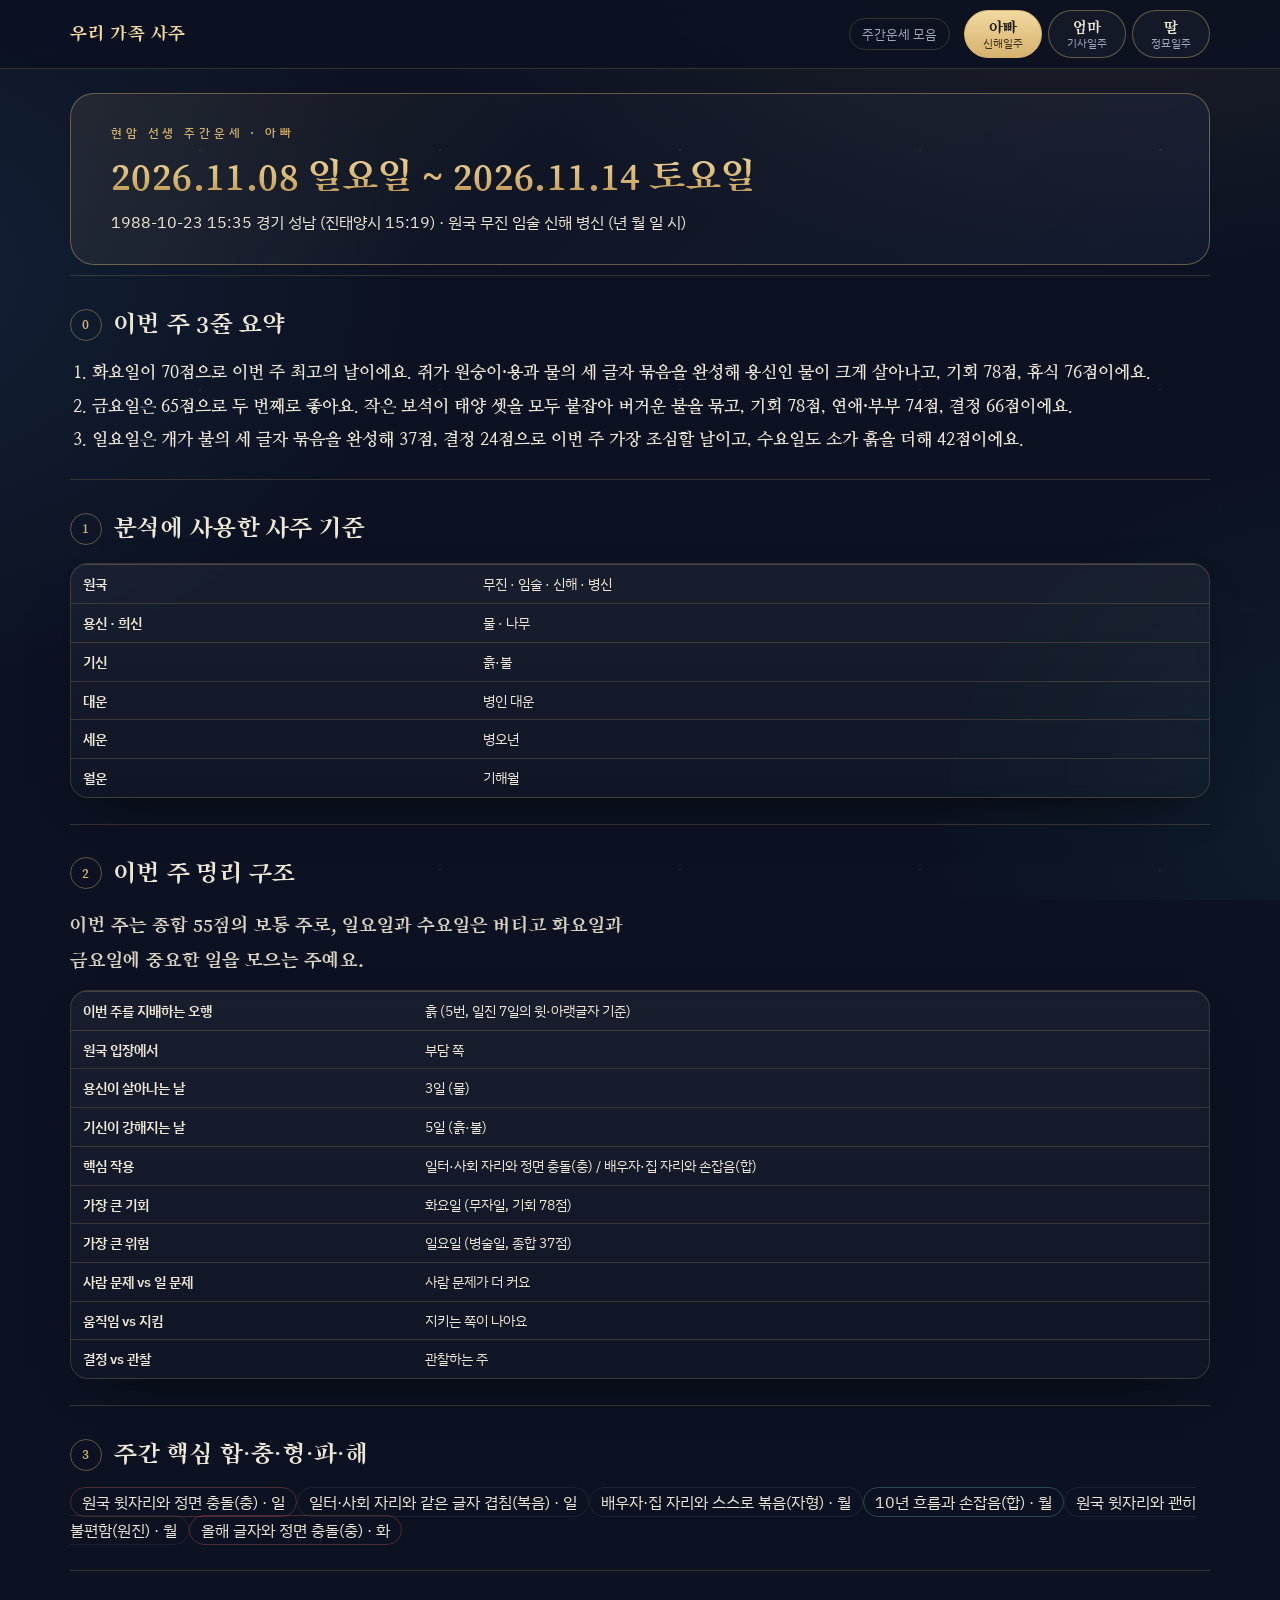
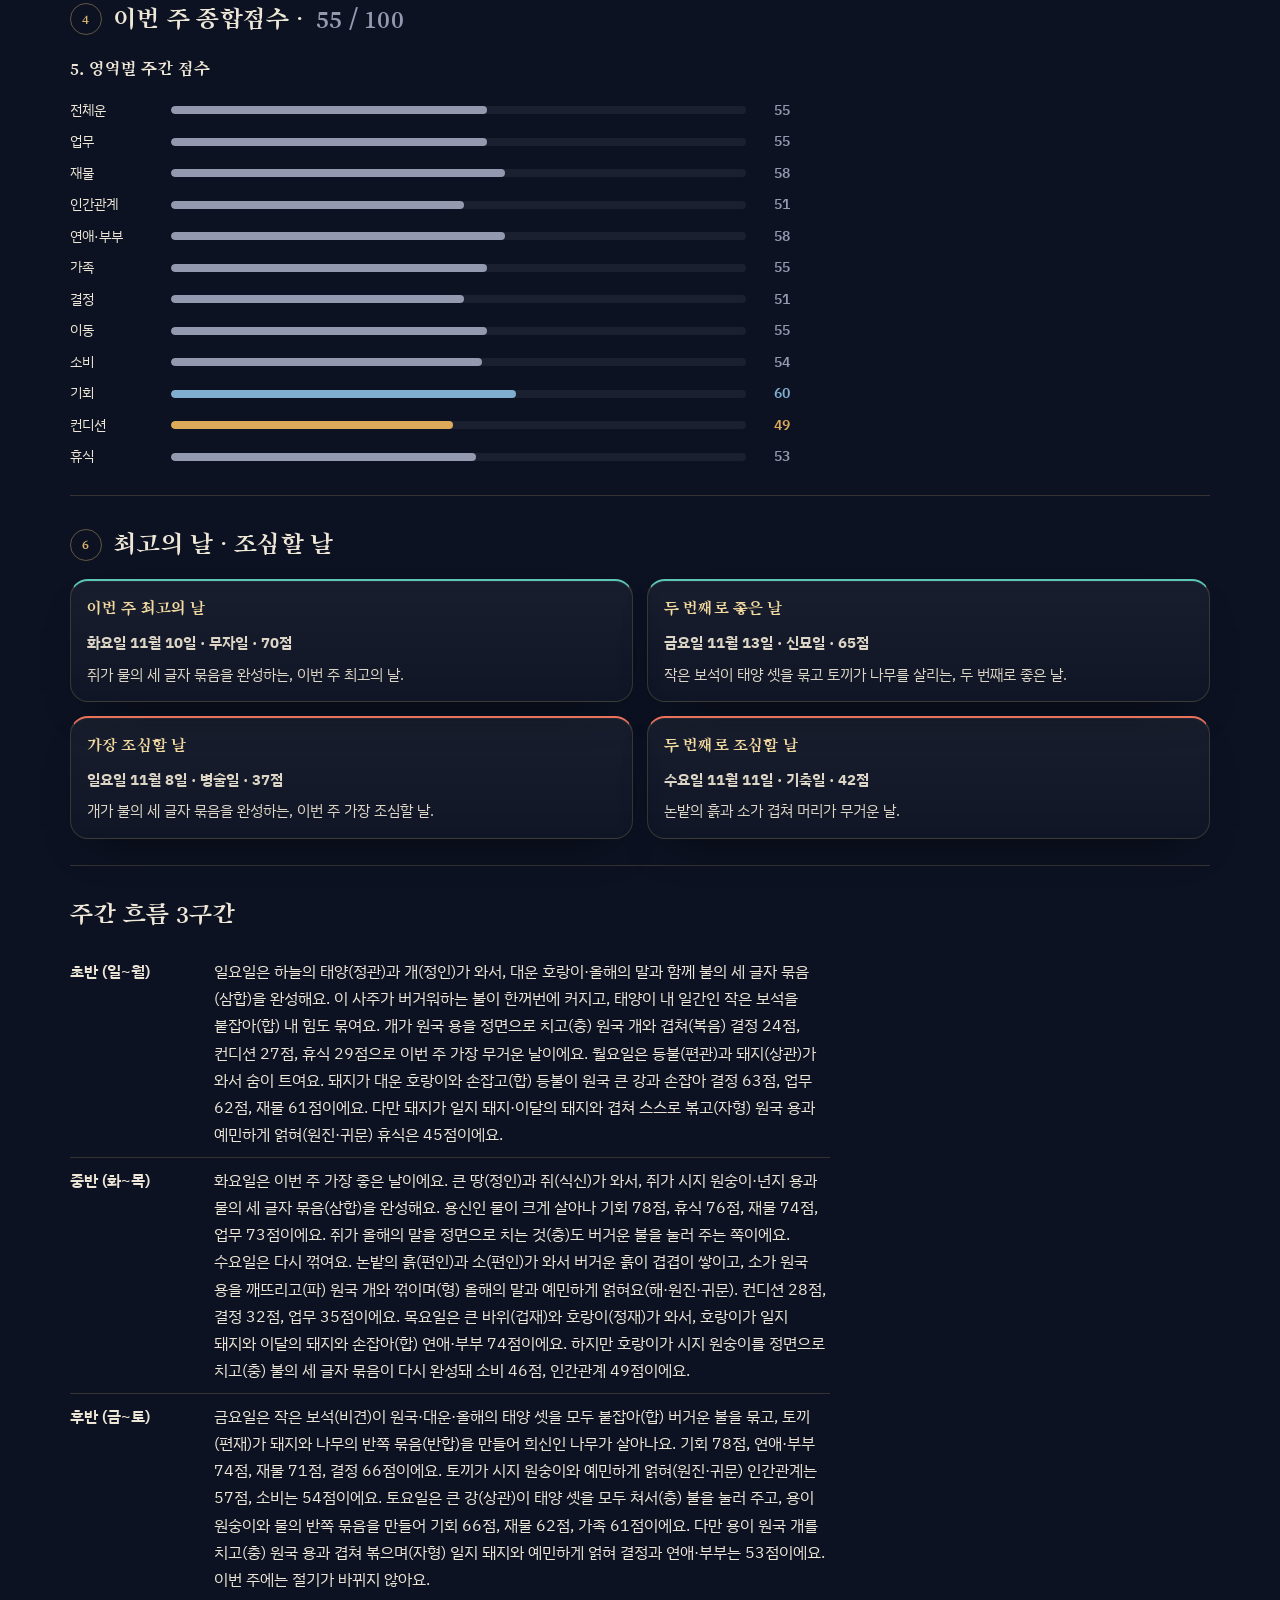
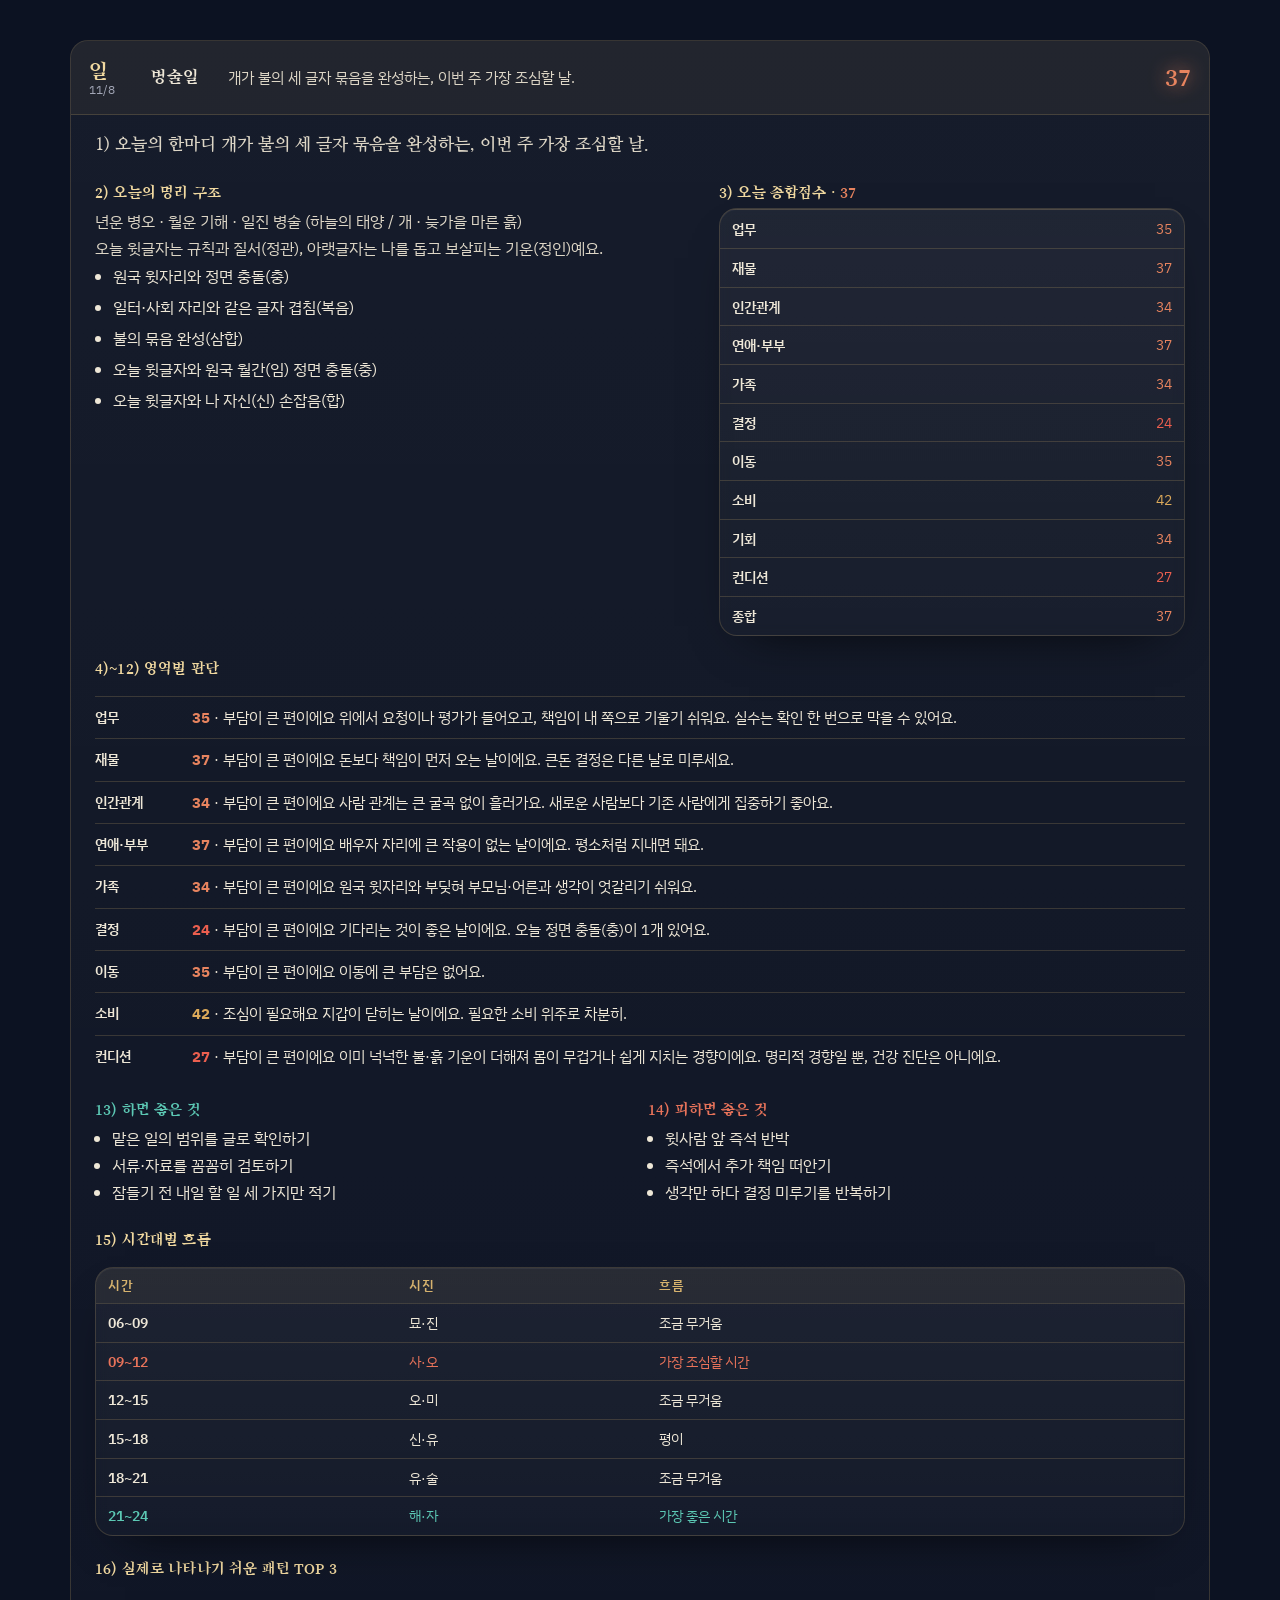
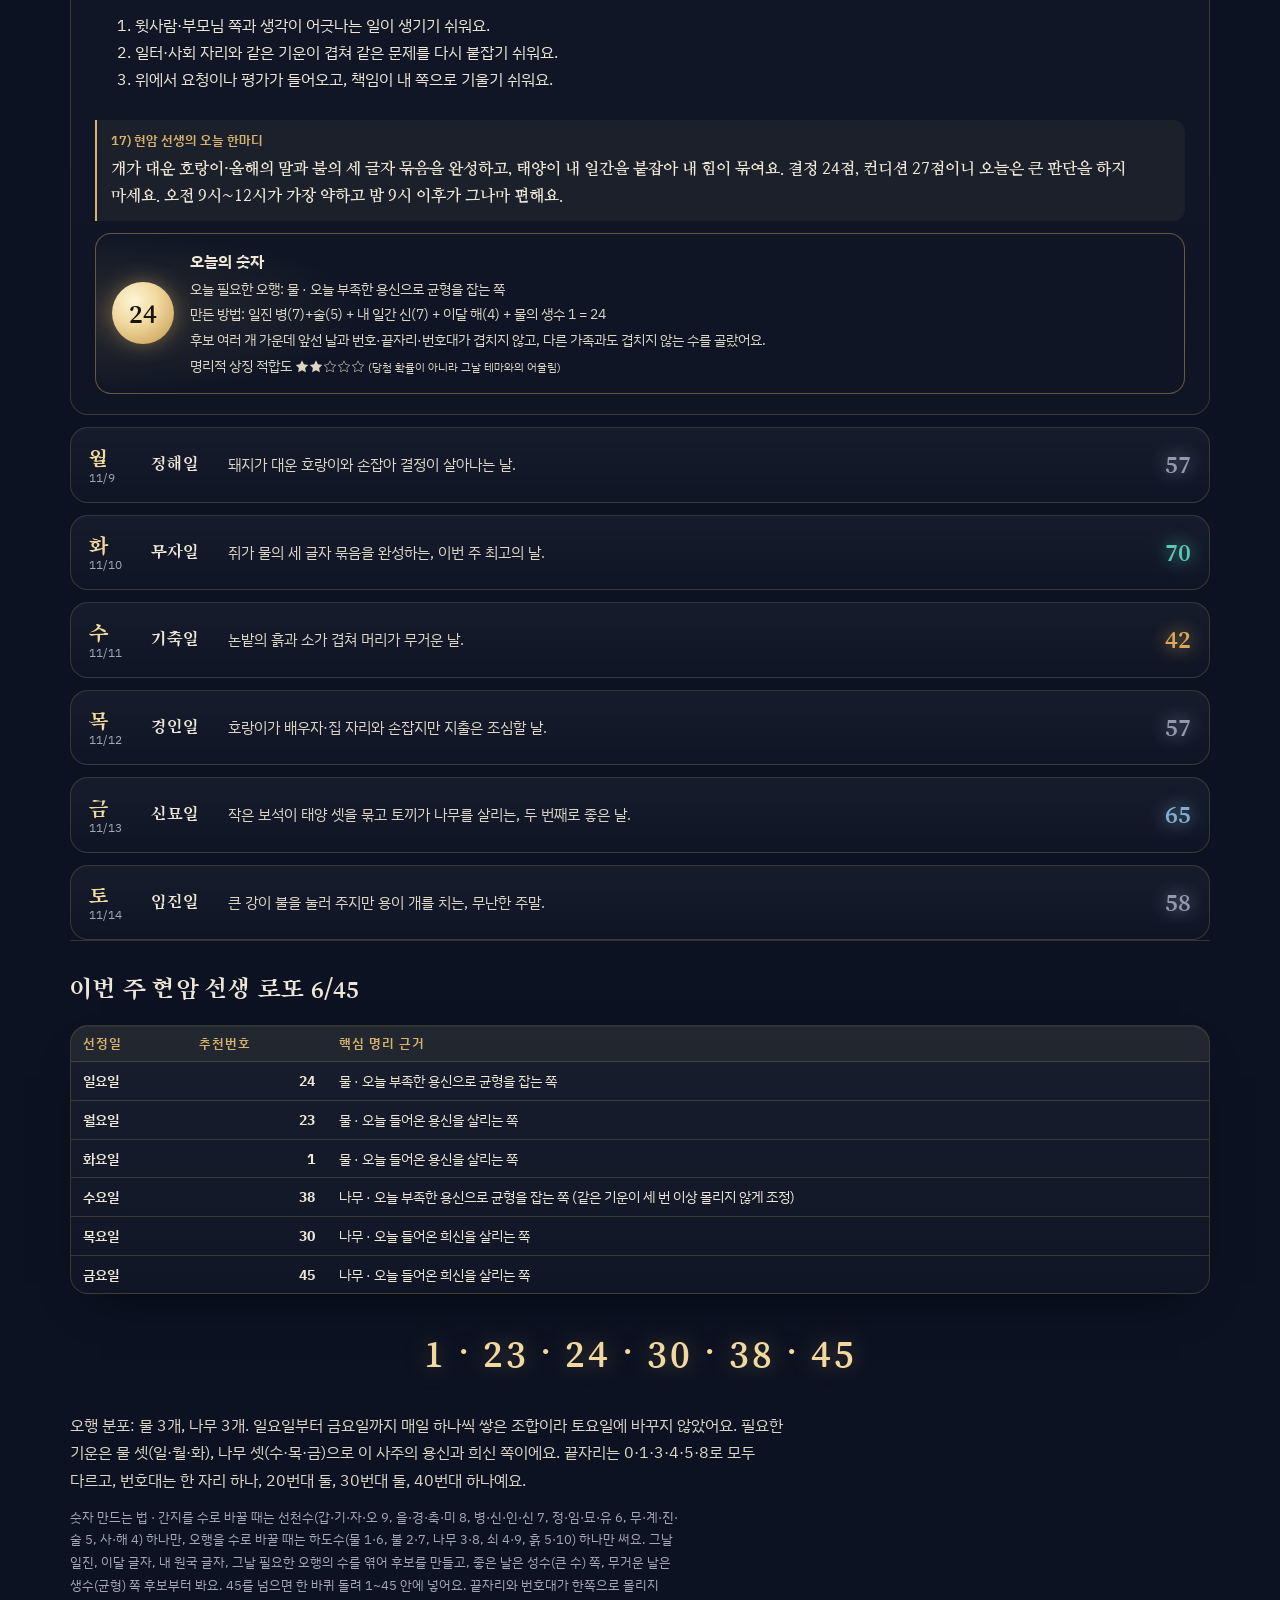
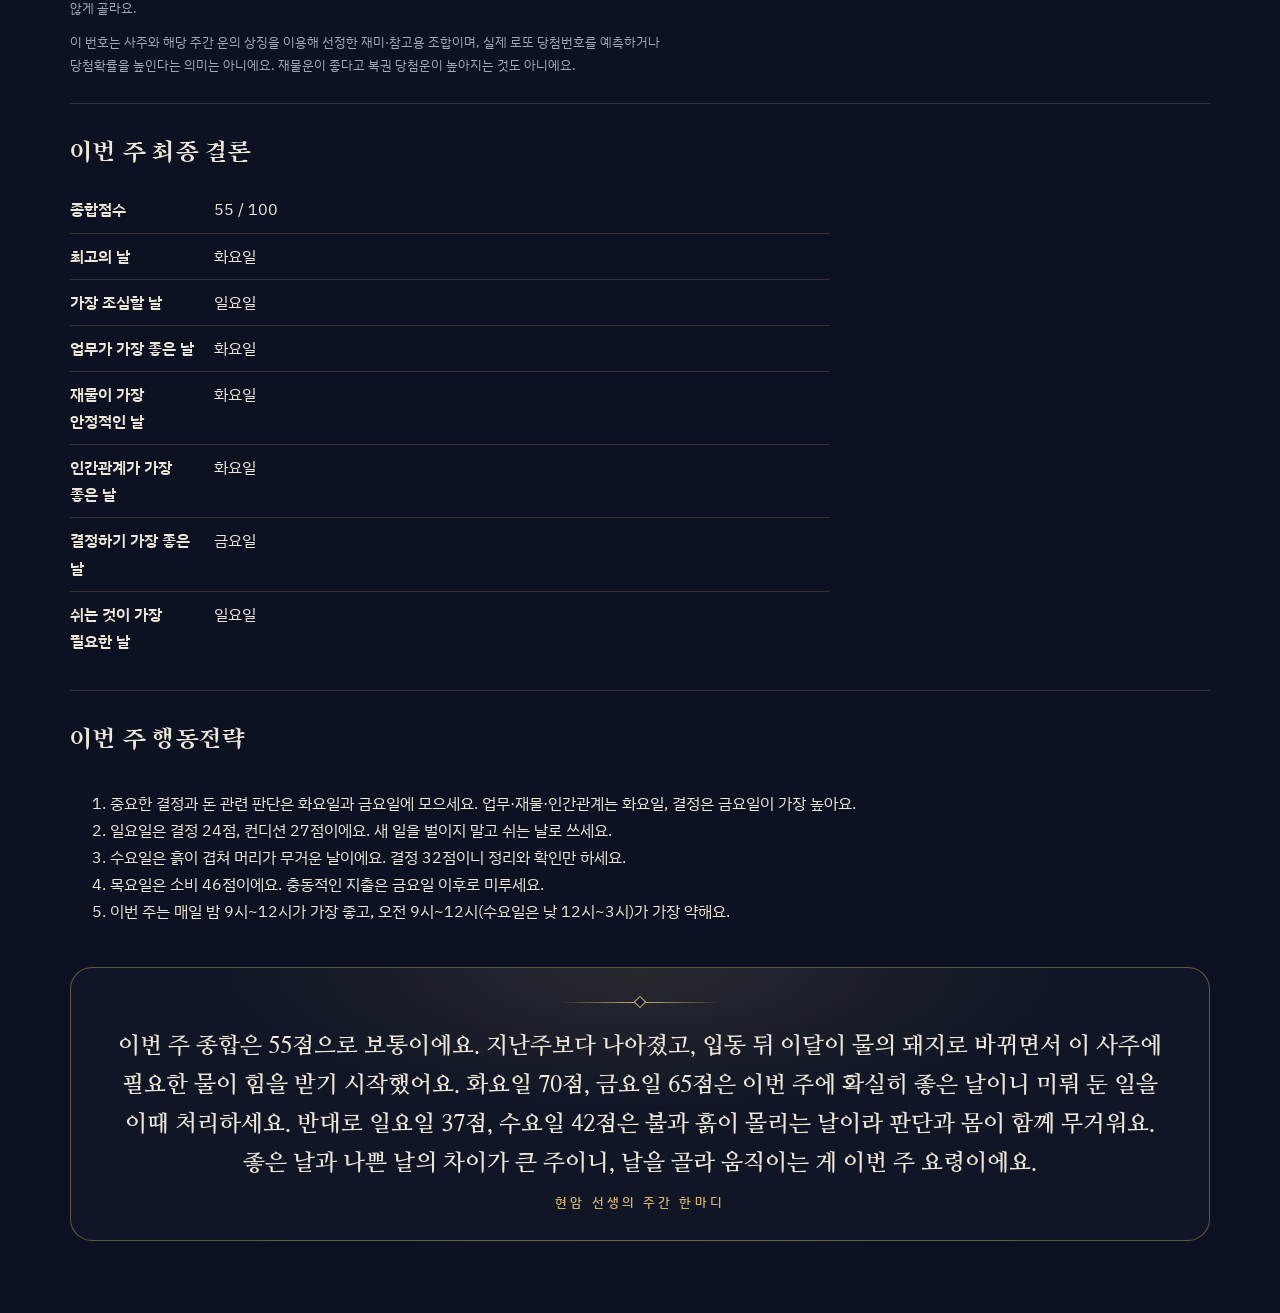
<file: weekly/2026-11-08.html>
<!doctype html>
<html lang="ko"><head><meta charset="utf-8"><meta name="viewport" content="width=device-width, initial-scale=1, viewport-fit=cover"><meta name="robots" content="noindex, nofollow">
<title>현암 선생 주간운세 11월 8일 주</title>
<link rel="preconnect" href="https://fonts.googleapis.com"><link rel="preconnect" href="https://fonts.gstatic.com" crossorigin>
<link rel="stylesheet" href="https://fonts.googleapis.com/css2?family=Song+Myung&family=Nanum+Myeongjo:wght@400;700;800&family=IBM+Plex+Sans+KR:wght@400;500;600&display=swap">
<style>
/* 레이아웃: 밤하늘 먹빛 바탕 위 금박 테두리 카드, 오방색으로 간지를 물들이는 단일 다크 테마 */
:root{
  --paper:#0C1222; --paper2:#121A30; --sheet:rgba(255,255,255,.035); --sheet2:rgba(255,255,255,.06);
  --ink:#EEE7D7; --muted:#A3A7B7; --line:rgba(214,178,110,.20); --line2:rgba(214,178,110,.42);
  --gold:#D6B26E; --gold2:#F1D9A0; --seal:#E8735A; --water:#86C9DA; --water-soft:rgba(134,201,218,.13);
  --g5:#5CC8B4; --g4:#7FAED0; --g3:#9399AE; --g2:#DDAA5A; --g1:#E8845F; --g0:#EC5F4F;
  --chip-good:rgba(92,200,180,.14); --chip-bad:rgba(236,95,79,.15); --chip-mid:rgba(255,255,255,.07);
  --e-wood:#62C795; --e-fire:#F0715A; --e-earth:#E0B25E; --e-metal:#E4E6F0; --e-water:#7C9CF0;
  --display:"Song Myung","Nanum Myeongjo","AppleMyungjo",serif;
  --serif:"Nanum Myeongjo","AppleMyungjo",serif;
  --body:"IBM Plex Sans KR","Apple SD Gothic Neo","Malgun Gothic",sans-serif;
  color-scheme:dark;
}

/* 레이아웃: 왼쪽 고정 목차 + 오른쪽 한 줄 길이 제한 본문. 한지 바탕, 인주(붉은 도장)와 물빛 강조 */
*{box-sizing:border-box}
body{background:var(--paper);color:var(--ink);font-family:var(--body);font-size:15.5px;line-height:1.75;word-break:keep-all}
.wrap{max-width:1180px;margin:0 auto;padding-inline:20px;padding-block:28px 72px}
h1,h2,h3{font-family:var(--display);font-weight:700;text-wrap:balance;margin:0}
.eyebrow{font-size:12px;letter-spacing:.14em;color:var(--muted);font-weight:500}
header.top{display:flex;flex-wrap:wrap;align-items:flex-end;justify-content:space-between;gap:16px;border-bottom:1px solid var(--line);padding-bottom:20px;margin-bottom:28px}
header.top h1{font-size:clamp(28px,5vw,42px);line-height:1.2}
header.top .who{color:var(--muted);font-size:14px}
.seal{display:inline-grid;place-items:center;width:52px;height:52px;border:2px solid var(--seal);color:var(--seal);font-family:var(--display);font-weight:700;font-size:15px;line-height:1.1;text-align:center;border-radius:6px;transform:rotate(-4deg)}
.layout{display:grid;grid-template-columns:220px minmax(0,1fr);gap:40px;align-items:start}
@media (max-width:900px){.layout{grid-template-columns:1fr;gap:20px}}
nav.toc{position:sticky;top:calc(env(safe-area-inset-top,0px) + 16px);max-height:calc(100vh - 32px);overflow-y:auto;font-size:13px;line-height:1.5;padding-right:6px}
nav.toc ol{list-style:none;margin:0;padding:0;display:grid;gap:2px}
nav.toc a{color:var(--muted);text-decoration:none;display:grid;grid-template-columns:2em 1fr;padding:2px 0}
nav.toc a:hover,nav.toc a:focus-visible{color:var(--ink)}
nav.toc a.on{color:var(--seal);font-weight:600}
nav.toc .tt{font-size:12px;letter-spacing:.1em;color:var(--muted);margin-bottom:8px}
@media (max-width:900px){nav.toc{position:static;max-height:none;background:var(--sheet);border:1px solid var(--line);border-radius:4px;padding:12px 14px}
  nav.toc ol{grid-template-columns:repeat(2,minmax(0,1fr));column-gap:12px}}
main{min-width:0;display:grid;gap:0}
section.s{padding-block:30px;border-top:1px solid var(--line);scroll-margin-top:16px;display:grid;gap:14px}
section.s:first-child{border-top:0;padding-top:0}
section.s > h2{font-size:24px;display:flex;gap:12px;align-items:baseline}
section.s > h2 .no{font-family:var(--body);font-size:13px;color:var(--seal);font-weight:600;font-variant-numeric:tabular-nums;min-width:1.8em}
section.s h3{font-size:18px;margin-top:6px}
p{margin:0;max-width:72ch}
.tag{display:inline-block;font-family:var(--body);font-size:11.5px;font-weight:600;letter-spacing:.04em;padding:1px 8px;border-radius:3px;margin-right:6px;vertical-align:2px}
.t-c{background:var(--chip-mid);color:var(--ink)} .t-i{background:var(--water-soft);color:var(--water)} .t-r{background:var(--chip-bad);color:var(--seal)}
.legend{display:flex;flex-wrap:wrap;gap:10px;font-size:13px;color:var(--muted)}
.lead{font-family:var(--display);font-size:clamp(17px,2.2vw,20px);line-height:1.75;max-width:62ch}
.tbl{overflow-x:auto;border:1px solid var(--line);border-radius:4px;background:var(--sheet)}
table{border-collapse:collapse;width:100%;font-size:14px;line-height:1.55}
th,td{padding:8px 12px;text-align:left;vertical-align:top;border-top:1px solid var(--line)}
thead th{border-top:0;font-weight:600;color:var(--muted);font-size:12.5px;letter-spacing:.04em;white-space:nowrap}
tbody th{font-weight:600;white-space:nowrap}
td.num,th.num{font-variant-numeric:tabular-nums;text-align:right;white-space:nowrap}
.pillars{display:grid;grid-template-columns:repeat(4,minmax(0,1fr));gap:8px;max-width:620px}
.pil{background:var(--sheet);border:1px solid var(--line);border-radius:4px;padding:12px 8px;text-align:center;display:grid;gap:4px}
.pil .lab{font-size:12px;color:var(--muted)}
.pil .ch{font-family:var(--display);font-size:clamp(22px,4vw,30px);font-weight:700;line-height:1.15}
.pil .na{font-size:12px;color:var(--muted);line-height:1.35}
.pil .tg{font-size:12px;font-weight:600;color:var(--water)}
.pil.me{border-color:var(--seal)} .pil.me .lab{color:var(--seal)}
.bars{display:grid;gap:8px;max-width:620px}
.bar{display:grid;grid-template-columns:4.5em minmax(0,1fr) 6.5em;gap:10px;align-items:center;font-size:14px}
.bar .tr{height:10px;background:var(--chip-mid);border-radius:2px;overflow:hidden}
.bar .fl{height:100%;border-radius:2px}
.bar .lv{font-size:13px;color:var(--muted)}
.cards{display:grid;grid-template-columns:repeat(2,minmax(0,1fr));gap:14px}
@media (max-width:700px){.cards{grid-template-columns:1fr}}
.card{min-width:0;background:var(--sheet);border:1px solid var(--line);border-radius:4px;padding:14px 16px;display:grid;gap:6px;font-size:14.5px}
.card h4{margin:0;font-family:var(--display);font-size:16.5px}
.card dl{margin:0;display:grid;gap:4px}
.card dl div{display:grid;grid-template-columns:6.5em minmax(0,1fr);gap:8px}
.card dt{color:var(--muted);font-size:13px}
.card dd{margin:0}
.card.good{border-top:3px solid var(--water)} .card.bad{border-top:3px solid var(--seal)}
ul.plain{margin:0;padding-left:1.15em;display:grid;gap:4px;max-width:72ch}
.pair{display:grid;grid-template-columns:minmax(0,1fr);gap:0;max-width:76ch}
.pair div{display:grid;grid-template-columns:8.5em minmax(0,1fr);gap:12px;padding:9px 0;border-top:1px solid var(--line)}
.pair div:first-child{border-top:0}
.pair b{font-weight:600}
@media (max-width:520px){.pair div,.card dl div{grid-template-columns:1fr;gap:2px}}
.lv-s{color:var(--water);font-weight:600} .lv-m{color:var(--muted);font-weight:600} .lv-w{color:var(--seal);font-weight:600}
.score{font-variant-numeric:tabular-nums;font-weight:600}
.saying{font-family:var(--display);font-size:clamp(19px,2.6vw,23px);line-height:1.7;border-left:3px solid var(--seal);padding-left:18px;max-width:56ch;margin:0}
.saying small{display:block;font-family:var(--body);font-size:13px;color:var(--muted);margin-top:8px}
.note{font-size:13px;color:var(--muted);max-width:76ch}
a{color:var(--water)}
a:focus-visible{outline:2px solid var(--water);outline-offset:2px}

/* ===== 사주 홈페이지 테마 덧씌움 ===== */
html{background:var(--paper)}
body{background-color:var(--paper);color:var(--ink);
  background-image:
    radial-gradient(1200px 600px at 85% -10%, rgba(214,178,110,.10), transparent 60%),
    radial-gradient(900px 700px at -10% 30%, rgba(60,110,160,.16), transparent 60%),
    radial-gradient(800px 600px at 110% 90%, rgba(40,120,120,.12), transparent 60%),
    radial-gradient(1.2px 1.2px at 20px 30px, rgba(255,255,255,.55), transparent 60%),
    radial-gradient(1px 1px at 120px 80px, rgba(255,255,255,.35), transparent 60%),
    radial-gradient(1.4px 1.4px at 200px 150px, rgba(241,217,160,.45), transparent 60%),
    radial-gradient(1px 1px at 60px 190px, rgba(255,255,255,.3), transparent 60%);
  background-size:auto,auto,auto,240px 240px,240px 240px,240px 240px,240px 240px;
  background-attachment:fixed}
::selection{background:rgba(214,178,110,.35)}
a{color:var(--gold2)}
h1,h2,h3,h4{font-family:var(--display);font-weight:400;letter-spacing:.01em}
.eyebrow{color:var(--gold);letter-spacing:.32em;font-size:12px}

/* 머리글: 금박 테두리 히어로 */
header.top{position:relative;overflow:hidden;border:1px solid var(--line2);border-radius:24px;padding:clamp(24px,4vw,44px);
  background:linear-gradient(135deg,rgba(214,178,110,.10),rgba(255,255,255,.02) 40%,rgba(124,156,240,.06));
  box-shadow:0 30px 80px -40px rgba(0,0,0,.8), inset 0 1px 0 rgba(255,255,255,.06);align-items:center;margin-bottom:8px}
header.top::before{content:"";position:absolute;inset:10px;border:1px solid var(--line);border-radius:16px;pointer-events:none}
header.top > div:first-child{position:relative;z-index:1;display:grid;gap:10px;min-width:0;flex:1 1 320px}
header.top h1{font-size:clamp(30px,5.4vw,52px);line-height:1.2;
  background:linear-gradient(180deg,var(--gold2),var(--gold) 60%,#B08A48);-webkit-background-clip:text;background-clip:text;color:transparent}
header.top .who{color:var(--muted);font-size:13.5px;line-height:1.7}
.wheel{position:relative;z-index:1;width:clamp(130px,22vw,200px);aspect-ratio:1;max-width:100%;flex:0 0 auto}
.wheel svg{width:100%;height:100%;overflow:visible}
.wheel .spin{transform-origin:100px 100px;animation:spin 160s linear infinite}
.wheel .spin2{transform-origin:100px 100px;animation:spin 90s linear infinite reverse}
@keyframes spin{to{transform:rotate(360deg)}}
@keyframes rise{from{opacity:.0;transform:translateY(10px)}to{opacity:1;transform:none}}
header.top > div:first-child{animation:rise .9s ease-out both}
@media (prefers-reduced-motion:reduce){.wheel .spin,.wheel .spin2,header.top > div:first-child{animation:none}}

/* 섹션 제목 */
section > h2, section.s > h2{font-size:clamp(24px,3.2vw,30px);color:var(--ink);display:flex;align-items:center;gap:14px}
section > h2::before{content:"";width:9px;height:9px;flex:0 0 auto;transform:rotate(45deg);border:1px solid var(--gold);background:rgba(214,178,110,.25)}
section.s > h2::before{display:none}
section.s > h2 .no{display:inline-grid;place-items:center;min-width:34px;height:34px;border:1px solid var(--line2);border-radius:50%;color:var(--gold);font-family:var(--display);font-size:15px;font-weight:400}
section.s{border-top:1px solid var(--line)}
.lead{color:#D9D2C2}
p{color:#DDD6C6}

/* 공통 판넬 */
.panel,.pil,.chartbox,.tbl,.card,.dw,.cell{border-color:var(--line)!important}
.panel,.chartbox,.tbl,.card,.dw{background:linear-gradient(180deg,rgba(255,255,255,.05),rgba(255,255,255,.02));border:1px solid var(--line);border-radius:18px;
  box-shadow:0 20px 50px -30px rgba(0,0,0,.9), inset 0 1px 0 rgba(255,255,255,.05);backdrop-filter:blur(6px)}
.chartbox{padding:18px 14px 8px}

/* 원국 기둥: 오방색 타일 */
.pillars{gap:10px}
.pil{border-radius:18px;padding:16px 8px 14px;background:linear-gradient(180deg,rgba(255,255,255,.06),rgba(255,255,255,.015));border:1px solid var(--line);gap:6px}
.pil .lab{color:var(--gold);letter-spacing:.12em}
.pil .ch{font-family:var(--display);font-size:clamp(30px,5vw,42px);font-weight:400;width:1.6em;height:1.6em;display:grid;place-items:center;margin:2px auto;border-radius:14px;
  background:radial-gradient(circle at 30% 25%,rgba(255,255,255,.12),rgba(255,255,255,.02));border:1px solid rgba(255,255,255,.08)}
.pil .na{color:var(--muted)}
.pil .tg{color:var(--gold2);font-weight:500}
.pil.me{border-color:var(--gold)!important;box-shadow:0 0 0 1px rgba(214,178,110,.35),0 0 40px -10px rgba(214,178,110,.45)}
.pil.me .lab{color:var(--gold2)}
[data-el="wood"]{color:var(--e-wood)!important} [data-el="fire"]{color:var(--e-fire)!important} [data-el="earth"]{color:var(--e-earth)!important}
[data-el="metal"]{color:var(--e-metal)!important} [data-el="water"]{color:var(--e-water)!important}
.pil .ch[data-el]{text-shadow:0 0 18px currentColor}
.pil .ch[data-el="wood"]{border-color:rgba(98,199,149,.35)} .pil .ch[data-el="fire"]{border-color:rgba(240,113,90,.35)}
.pil .ch[data-el="earth"]{border-color:rgba(224,178,94,.35)} .pil .ch[data-el="metal"]{border-color:rgba(228,230,240,.35)} .pil .ch[data-el="water"]{border-color:rgba(124,156,240,.35)}

/* 칩·태그 */
.chip{border-radius:999px;padding:3px 11px;border:1px solid rgba(255,255,255,.07);color:var(--ink)}
.chip.good{border-color:rgba(92,200,180,.3)} .chip.bad{border-color:rgba(236,95,79,.3)}
.med{border:1px solid rgba(255,255,255,.08)} .med.w{color:var(--g5)} .med.b{color:var(--seal)}
.tag{border-radius:999px}
.t-c{background:rgba(255,255,255,.08);color:var(--ink)} .t-i{background:rgba(134,201,218,.14);color:var(--water)} .t-r{background:rgba(232,115,90,.15);color:var(--seal)}

/* 표 */
table{color:var(--ink)}
thead th{color:var(--gold);letter-spacing:.08em;background:rgba(214,178,110,.06)}
th,td{border-top:1px solid var(--line)}
tbody tr:hover td,tbody tr:hover th{background:rgba(255,255,255,.025)}
table.calc th{color:var(--gold)}

/* 점수 숫자 */
.score .n,.meta .sc .n,.yc .n,.score .n{font-family:var(--display);font-weight:400;text-shadow:0 0 24px currentColor}
.ok{color:var(--g5);font-family:var(--display);font-weight:400;font-size:22px}
.ok::before{content:"";width:22px;height:22px;border-radius:50%;border:1px solid var(--g5);background:radial-gradient(circle,rgba(92,200,180,.5),transparent 70%)}

/* 일진 달력 */
.tab{border-color:var(--line2);color:var(--ink);background:transparent;font-family:var(--display);font-size:15px;padding:6px 18px}
.tab[aria-selected="true"]{background:linear-gradient(180deg,var(--gold2),var(--gold));color:#1A1408;border-color:var(--gold)}
.dow{color:var(--gold)} .dow.sun{color:var(--seal)}
.cell{border-radius:12px;background:rgba(255,255,255,.035);border:1px solid var(--line);transition:transform .15s ease,background .15s ease}
.cell:not(.out):not(.empty):hover{transform:translateY(-2px);background:rgba(214,178,110,.08)}
.cell .gz{font-family:var(--display);font-size:13px}
.cell .bar{height:4px;border-radius:99px;box-shadow:0 0 10px currentColor}
.cell[aria-pressed="true"]{outline:none;border-color:var(--gold)!important;box-shadow:0 0 0 1px var(--gold),0 0 24px -6px rgba(214,178,110,.6);background:rgba(214,178,110,.10)}
.cell.today .dn::after{color:var(--gold2)}
.cell .jq{color:var(--gold2)}
.panel{padding:26px clamp(18px,3vw,32px)}
.ph .gzbig{font-family:var(--display);font-weight:400;font-size:36px}
.panel h3{font-family:var(--serif);font-weight:800;font-size:21px;color:var(--gold2)}
.glyph{border-left-width:2px}
.navrow button,.mnav button{border-color:var(--line2);color:var(--ink);background:rgba(255,255,255,.03)}
.navrow button:hover,.mnav button:hover{border-color:var(--gold);color:var(--gold2)}
.mnav{background:rgba(12,18,34,.82);backdrop-filter:blur(10px);border-bottom:1px solid var(--line)}
.mnav .yr{color:var(--gold)}

/* 월운·대운 카드 */
.mcard,.yc{border-top-width:2px;padding:18px;border-radius:18px;background:linear-gradient(180deg,rgba(255,255,255,.05),rgba(255,255,255,.015));border-left:1px solid var(--line);border-right:1px solid var(--line);border-bottom:1px solid var(--line)}
.month{border-top:1px solid var(--line);padding-block:34px}
.meta .gzb{font-family:var(--display);font-weight:400;font-size:46px}
.meta .lab{color:var(--gold);letter-spacing:.12em}
.body h3,.mcard h3,.yc h3{color:var(--gold2)}
.body h3{font-family:var(--serif);font-weight:800}
.strip div{background:rgba(255,255,255,.04);border-radius:8px}
.past{background:rgba(214,178,110,.12);color:var(--gold2);border:1px solid var(--line2)}
.doms div.plan dt{color:var(--gold2)}
.dlink{color:var(--water)} .dlink.bad{color:var(--seal)}

/* 원국 리포트 */
nav.toc a{color:var(--muted)} nav.toc a.on{color:var(--gold2)} nav.toc .tt{color:var(--gold)}
.card.good{border-top:2px solid var(--g5)!important} .card.bad{border-top:2px solid var(--seal)!important}
.card h4{color:var(--gold2)}
.bar .tr{background:rgba(255,255,255,.06);border-radius:99px;height:8px}
.bar .fl{border-radius:99px;box-shadow:0 0 14px currentColor}
.lv-s{color:var(--g5)} .lv-w{color:var(--seal)} .lv-m{color:var(--muted)}

/* 한마디 */
.saying{position:relative;border:1px solid var(--line2);border-left:1px solid var(--line2);border-radius:22px;padding:34px clamp(22px,4vw,46px) 26px;max-width:none;
  background:radial-gradient(600px 200px at 50% 0%,rgba(214,178,110,.12),transparent 70%),rgba(255,255,255,.02);
  font-family:var(--serif);font-weight:700;color:var(--ink);text-align:center}
.saying::before{content:"";display:block;width:160px;height:1px;margin:0 auto 24px;background:linear-gradient(90deg,transparent,var(--gold),transparent)}
.saying::after{content:"";position:absolute;top:34px;left:50%;width:7px;height:7px;transform:translate(-50%,-50%) rotate(45deg);background:var(--paper2);border:1px solid var(--gold)}
.saying small{color:var(--gold);letter-spacing:.24em;font-weight:500}
.notes,.note{color:var(--muted)}
.notes a,.note a{color:var(--gold2)}

.trio{display:grid;grid-template-columns:repeat(3,minmax(0,1fr));gap:18px}
@media (max-width:960px){.trio{grid-template-columns:1fr}}
.person{min-width:0;display:grid;gap:12px;padding:20px 16px;border:1px solid var(--line);border-radius:20px;background:linear-gradient(180deg,rgba(255,255,255,.05),rgba(255,255,255,.015))}
.person .who2{display:flex;justify-content:space-between;align-items:baseline;gap:8px}
.person .who2 h3{font-size:24px}
.person .who2 span{font-size:12.5px;color:var(--muted)}
.person .pillars{grid-template-columns:repeat(4,minmax(0,1fr));max-width:none;gap:6px}
.person .pil{padding:10px 4px;border-radius:14px}
.person .pil .ch{font-size:clamp(24px,3.4vw,32px)}
.person .pil .na{font-size:11px}
.person .ess{font-family:var(--serif);font-weight:700;font-size:16px;line-height:1.6}
.kv{display:grid;gap:6px;font-size:13.5px}
.kv div{display:grid;grid-template-columns:4.6em minmax(0,1fr);gap:8px}
.kv dt{color:var(--gold)} .kv dd{margin:0}
.kv{margin:0}
.triad{background:linear-gradient(180deg,rgba(255,255,255,.04),rgba(255,255,255,.01));border:1px solid var(--line);border-radius:22px;padding:10px;overflow-x:auto}
.triad svg{display:block;width:100%;min-width:560px;height:auto}
.mbars{display:grid;gap:8px;max-width:640px}
.mbar{display:grid;grid-template-columns:3em minmax(0,1fr) 5.5em;gap:10px;align-items:center;font-size:14px}
.mbar .tr{display:flex;height:12px;border-radius:99px;overflow:hidden;background:rgba(255,255,255,.05)}
.mbar .tr span{height:100%}
.mbar .ct{font-size:12.5px;color:var(--muted);font-variant-numeric:tabular-nums}
.keys{display:flex;flex-wrap:wrap;gap:14px;font-size:12.5px;color:var(--muted)}
.keys i{display:inline-block;width:12px;height:12px;border-radius:3px;margin-right:6px;vertical-align:-2px}
.match{display:grid;grid-template-columns:minmax(0,300px) minmax(0,1fr);gap:28px;align-items:start}
@media (max-width:880px){.match{grid-template-columns:1fr}}
.dial{display:grid;place-items:center;gap:6px;padding:22px;border:1px solid var(--line);border-radius:22px;background:radial-gradient(circle at 50% 40%,rgba(214,178,110,.12),transparent 70%)}
.dial svg{width:170px;height:170px}
.dial .nm{font-family:var(--display);font-size:20px;color:var(--gold2)}
.dial .sub{font-size:13px;color:var(--muted);text-align:center}
.areas{display:grid;gap:7px}
.area{display:grid;grid-template-columns:7.5em minmax(0,1fr) 2.4em;gap:10px;align-items:center;font-size:13.5px}
.area .tr{height:8px;border-radius:99px;background:rgba(255,255,255,.06);overflow:hidden}
.area .fl{height:100%;border-radius:99px}
.area b{font-variant-numeric:tabular-nums;text-align:right;font-weight:600}
.flow{overflow-x:auto;border:1px solid var(--line);border-radius:18px}
.famnav{position:sticky;top:env(safe-area-inset-top,0px);z-index:20;background:rgba(12,18,34,.88);backdrop-filter:blur(12px);border-bottom:1px solid var(--line)}
.famnav .in{max-width:1180px;margin:0 auto;padding:10px 20px;display:flex;align-items:center;gap:14px;flex-wrap:wrap}
.famnav .brand{font-family:var(--display);color:var(--gold2);font-size:19px;margin-right:auto;letter-spacing:.04em}
.famnav [role=tablist]{display:flex;gap:6px;flex-wrap:wrap}
.famnav button{font:inherit;cursor:pointer;display:grid;gap:0;text-align:center;padding:6px 18px;border-radius:999px;border:1px solid var(--line2);background:rgba(255,255,255,.03);color:var(--ink);line-height:1.25}
.famnav button b{font-family:var(--display);font-weight:400;font-size:16px}
.famnav button small{font-size:11px;color:var(--muted)}
.famnav button[aria-selected=true]{background:linear-gradient(180deg,var(--gold2),var(--gold));border-color:var(--gold);color:#1A1408}
.famnav button[aria-selected=true] small{color:#3A2E14}
.famnav button:focus-visible{outline:2px solid var(--water);outline-offset:2px}
nav.toc{top:calc(env(safe-area-inset-top,0px) + 76px)!important;max-height:calc(100vh - 96px)!important}
section.s{scroll-margin-top:84px}
@media (max-width:600px){.famnav .brand{width:100%}.famnav button{padding:5px 14px}}

body{margin:0;font-family:var(--body)}img{max-width:100%}[hidden]{display:none!important}
/* ===== 주간운세 ===== */
.famnav .back{color:var(--muted);text-decoration:none;font-size:13px;border:1px solid var(--line);border-radius:999px;padding:4px 12px}
.famnav .back:hover{color:var(--gold2);border-color:var(--gold)}
.famnav a.brand{text-decoration:none}
.wrap{display:grid;gap:0;padding-block:24px 72px}
.wk-head{display:grid;gap:8px;padding:28px clamp(18px,4vw,40px);border:1px solid var(--line2);border-radius:24px;margin-bottom:10px;
  background:linear-gradient(135deg,rgba(214,178,110,.10),rgba(255,255,255,.02) 40%,rgba(124,156,240,.06))}
.wk-head h1{font-size:clamp(24px,4.4vw,40px);background:linear-gradient(180deg,var(--gold2),var(--gold) 60%,#B08A48);-webkit-background-clip:text;background-clip:text;color:transparent;line-height:1.25}
section.wk{padding-block:26px;border-top:1px solid var(--line);display:grid;gap:12px}
section.wk > h2{font-size:clamp(21px,3vw,26px);display:flex;gap:12px;align-items:center}
section.wk > h2 .no{display:inline-grid;place-items:center;min-width:32px;height:32px;border:1px solid var(--line2);border-radius:50%;color:var(--gold);font-family:var(--display);font-size:14px}
section.wk > h2::before{display:none}
.sum3{margin:0;padding-left:1.3em;display:grid;gap:6px;font-family:var(--serif);font-weight:700;font-size:17px;line-height:1.6}
.areas{display:grid;gap:7px;max-width:720px}
.area{display:grid;grid-template-columns:6.5em minmax(0,1fr) 2.4em;gap:10px;align-items:center;font-size:14px}
.area .tr{height:8px;border-radius:99px;background:rgba(255,255,255,.06);overflow:hidden}
.area .fl{height:100%;border-radius:99px}
.area b{font-variant-numeric:tabular-nums;text-align:right}
details.day{border:1px solid var(--line);border-radius:18px;margin-top:12px;background:linear-gradient(180deg,rgba(255,255,255,.045),rgba(255,255,255,.015));overflow:hidden}
details.day > summary{list-style:none;cursor:pointer;display:grid;grid-template-columns:3.2em 4.2em minmax(0,1fr) 2.6em;gap:12px;align-items:center;padding:14px 18px}
details.day > summary::-webkit-details-marker{display:none}
details.day[open] > summary{border-bottom:1px solid var(--line);background:rgba(214,178,110,.06)}
.dl{display:grid;line-height:1.1}.dl b{font-family:var(--display);font-size:22px;font-weight:400;color:var(--gold2)}.dl small{color:var(--muted);font-size:12px}
.dg{font-family:var(--display);font-size:18px}
.dh{font-size:14.5px;color:#DDD6C6;min-width:0}
.ds{font-family:var(--display);font-size:26px;text-align:right;text-shadow:0 0 18px currentColor}
.dbody{padding:16px clamp(14px,3vw,24px) 20px;display:grid;gap:12px}
.dbody h4{margin:6px 0 2px;font-family:var(--display);font-weight:400;font-size:16px;color:var(--gold2)}
.dkey{font-family:var(--serif);font-weight:700;font-size:16.5px}
.dgrid{display:grid;grid-template-columns:minmax(0,1.3fr) minmax(0,1fr);gap:18px}
@media (max-width:760px){.dgrid{grid-template-columns:1fr}details.day > summary{grid-template-columns:2.8em 3.8em minmax(0,1fr) 2.4em;gap:8px;padding:12px}}
.doms{display:grid;margin:0}
.doms div{display:grid;grid-template-columns:5.6em minmax(0,1fr);gap:10px;padding:8px 0;border-top:1px solid var(--line)}
.doms dt{font-weight:600;font-size:14px}.doms dd{margin:0;font-size:14.5px}
.todo{display:grid;grid-template-columns:1fr 1fr;gap:16px}
@media (max-width:520px){.todo{grid-template-columns:1fr}}
.todo ul{margin:0;padding-left:1.1em}
.todo .y h4{color:var(--g5)}.todo .n h4{color:var(--seal)}
tr.best th,tr.best td{color:var(--g5)} tr.worst th,tr.worst td{color:var(--seal)}
.dsay{margin:0;border-left:2px solid var(--gold);padding:10px 14px;background:rgba(214,178,110,.06);border-radius:0 12px 12px 0;font-family:var(--serif);font-weight:700}
.dsay b{display:block;font-family:var(--body);font-size:12.5px;color:var(--gold);font-weight:600;margin-bottom:4px}
.lotto{display:grid;grid-template-columns:auto minmax(0,1fr);gap:16px;align-items:center;border:1px solid var(--line2);border-radius:16px;padding:14px 16px;background:radial-gradient(400px 120px at 0% 50%,rgba(214,178,110,.14),transparent 70%)}
.lotto p{margin:2px 0;font-size:13.5px}
.ball{width:62px;height:62px;border-radius:50%;display:grid;place-items:center;font-family:var(--display);font-size:28px;color:#1A1408;
  background:radial-gradient(circle at 35% 30%,#FFF4D6,var(--gold2) 40%,var(--gold) 75%,#9C7A3C);box-shadow:0 0 24px -4px rgba(214,178,110,.7)}
.final{font-family:var(--display);font-size:clamp(28px,5vw,40px);color:var(--gold2);text-align:center;letter-spacing:.06em;padding:12px;text-shadow:0 0 24px rgba(214,178,110,.4)}
.wklist{display:grid;gap:10px;margin-top:14px}
.wkitem{display:flex;flex-wrap:wrap;justify-content:space-between;gap:10px;align-items:center;padding:16px 18px;border:1px solid var(--line);border-radius:16px;text-decoration:none;color:var(--ink);background:rgba(255,255,255,.035)}
.wkitem:hover{border-color:var(--gold);background:rgba(214,178,110,.08)}
.wr{font-family:var(--display);font-size:18px;color:var(--gold2)}
.wp{display:flex;gap:14px}.ps{display:flex;gap:6px;align-items:baseline;font-size:13px}.ps i{font-style:normal;font-family:var(--display);font-size:18px}
</style></head><body>
<nav class="famnav" aria-label="가족 선택"><div class="in"><a class="brand" href="../index.html">우리 가족 사주</a><a class="back" href="index.html">주간운세 모음</a><div role="tablist"><button role="tab" data-key="dad" aria-selected="true"><b>아빠</b><small>신해일주</small></button><button role="tab" data-key="mom" aria-selected="false"><b>엄마</b><small>기사일주</small></button><button role="tab" data-key="daughter" aria-selected="false"><b>딸</b><small>정묘일주</small></button></div></div></nav>
<div class="person-pane" data-key="dad"><div class="wrap"><header class="wk-head"><div class="eyebrow">현암 선생 주간운세 · 아빠</div><h1>2026.11.08 일요일 ~ 2026.11.14 토요일</h1><div class="who">1988-10-23 15:35 경기 성남 (진태양시 15:19) · 원국 무진 임술 신해 병신 (년 월 일 시)</div></header>
<section class="wk"><h2><span class="no">0</span>이번 주 3줄 요약</h2><ol class="sum3"><li>화요일이 70점으로 이번 주 최고의 날이에요. 쥐가 원숭이·용과 물의 세 글자 묶음을 완성해 용신인 물이 크게 살아나고, 기회 78점, 휴식 76점이에요.</li><li>금요일은 65점으로 두 번째로 좋아요. 작은 보석이 태양 셋을 모두 붙잡아 버거운 불을 묶고, 기회 78점, 연애·부부 74점, 결정 66점이에요.</li><li>일요일은 개가 불의 세 글자 묶음을 완성해 37점, 결정 24점으로 이번 주 가장 조심할 날이고, 수요일도 소가 흙을 더해 42점이에요.</li></ol></section>
<section class="wk"><h2><span class="no">1</span>분석에 사용한 사주 기준</h2><div class="tbl"><table><tbody><tr><th>원국</th><td>무진 · 임술 · 신해 · 병신</td></tr><tr><th>용신 · 희신</th><td>물 · 나무</td></tr><tr><th>기신</th><td>흙·불</td></tr><tr><th>대운</th><td>병인 대운</td></tr><tr><th>세운</th><td>병오년</td></tr><tr><th>월운</th><td>기해월</td></tr></tbody></table></div></section>
<section class="wk"><h2><span class="no">2</span>이번 주 명리 구조</h2><p class="lead">이번 주는 종합 55점의 보통 주로, 일요일과 수요일은 버티고 화요일과 금요일에 중요한 일을 모으는 주예요.</p><div class="tbl"><table><tbody><tr><th>이번 주를 지배하는 오행</th><td>흙 (5번, 일진 7일의 윗·아랫글자 기준)</td></tr><tr><th>원국 입장에서</th><td>부담 쪽</td></tr><tr><th>용신이 살아나는 날</th><td>3일 (물)</td></tr><tr><th>기신이 강해지는 날</th><td>5일 (흙·불)</td></tr><tr><th>핵심 작용</th><td>일터·사회 자리와 정면 충돌(충) / 배우자·집 자리와 손잡음(합)</td></tr><tr><th>가장 큰 기회</th><td>화요일 (무자일, 기회 78점)</td></tr><tr><th>가장 큰 위험</th><td>일요일 (병술일, 종합 37점)</td></tr><tr><th>사람 문제 vs 일 문제</th><td>사람 문제가 더 커요</td></tr><tr><th>움직임 vs 지킴</th><td>지키는 쪽이 나아요</td></tr><tr><th>결정 vs 관찰</th><td>관찰하는 주</td></tr></tbody></table></div></section>
<section class="wk"><h2><span class="no">3</span>주간 핵심 합·충·형·파·해</h2><div class="chips"><span class="chip bad">원국 윗자리와 정면 충돌(충) · 일</span><span class="chip mid">일터·사회 자리와 같은 글자 겹침(복음) · 일</span><span class="chip mid">배우자·집 자리와 스스로 볶음(자형) · 월</span><span class="chip good">10년 흐름과 손잡음(합) · 월</span><span class="chip mid">원국 윗자리와 괜히 불편함(원진) · 월</span><span class="chip bad">올해 글자와 정면 충돌(충) · 화</span></div></section>
<section class="wk"><h2><span class="no">4</span>이번 주 종합점수 · <span style="color:var(--g3)">55 / 100</span></h2><h3>5. 영역별 주간 점수</h3><div class="areas"><div class="area"><span>전체운</span><div class="tr"><div class="fl" style="width:55%;background:var(--g3)"></div></div><b style="color:var(--g3)">55</b></div><div class="area"><span>업무</span><div class="tr"><div class="fl" style="width:55%;background:var(--g3)"></div></div><b style="color:var(--g3)">55</b></div><div class="area"><span>재물</span><div class="tr"><div class="fl" style="width:58%;background:var(--g3)"></div></div><b style="color:var(--g3)">58</b></div><div class="area"><span>인간관계</span><div class="tr"><div class="fl" style="width:51%;background:var(--g3)"></div></div><b style="color:var(--g3)">51</b></div><div class="area"><span>연애·부부</span><div class="tr"><div class="fl" style="width:58%;background:var(--g3)"></div></div><b style="color:var(--g3)">58</b></div><div class="area"><span>가족</span><div class="tr"><div class="fl" style="width:55%;background:var(--g3)"></div></div><b style="color:var(--g3)">55</b></div><div class="area"><span>결정</span><div class="tr"><div class="fl" style="width:51%;background:var(--g3)"></div></div><b style="color:var(--g3)">51</b></div><div class="area"><span>이동</span><div class="tr"><div class="fl" style="width:55%;background:var(--g3)"></div></div><b style="color:var(--g3)">55</b></div><div class="area"><span>소비</span><div class="tr"><div class="fl" style="width:54%;background:var(--g3)"></div></div><b style="color:var(--g3)">54</b></div><div class="area"><span>기회</span><div class="tr"><div class="fl" style="width:60%;background:var(--g4)"></div></div><b style="color:var(--g4)">60</b></div><div class="area"><span>컨디션</span><div class="tr"><div class="fl" style="width:49%;background:var(--g2)"></div></div><b style="color:var(--g2)">49</b></div><div class="area"><span>휴식</span><div class="tr"><div class="fl" style="width:53%;background:var(--g3)"></div></div><b style="color:var(--g3)">53</b></div></div></section>
<section class="wk"><h2><span class="no">6</span>최고의 날 · 조심할 날</h2><div class="cards"><div class="card good"><h4>이번 주 최고의 날</h4><p><b>화요일 11월 10일 · 무자일 · 70점</b></p><p>쥐가 물의 세 글자 묶음을 완성하는, 이번 주 최고의 날.</p></div><div class="card good"><h4>두 번째로 좋은 날</h4><p><b>금요일 11월 13일 · 신묘일 · 65점</b></p><p>작은 보석이 태양 셋을 묶고 토끼가 나무를 살리는, 두 번째로 좋은 날.</p></div><div class="card bad"><h4>가장 조심할 날</h4><p><b>일요일 11월 8일 · 병술일 · 37점</b></p><p>개가 불의 세 글자 묶음을 완성하는, 이번 주 가장 조심할 날.</p></div><div class="card bad"><h4>두 번째로 조심할 날</h4><p><b>수요일 11월 11일 · 기축일 · 42점</b></p><p>논밭의 흙과 소가 겹쳐 머리가 무거운 날.</p></div></div></section>
<section class="wk"><h2>주간 흐름 3구간</h2><div class="pair"><div><b>초반 (일~월)</b><span>일요일은 하늘의 태양(정관)과 개(정인)가 와서, 대운 호랑이·올해의 말과 함께 불의 세 글자 묶음(삼합)을 완성해요. 이 사주가 버거워하는 불이 한꺼번에 커지고, 태양이 내 일간인 작은 보석을 붙잡아(합) 내 힘도 묶여요. 개가 원국 용을 정면으로 치고(충) 원국 개와 겹쳐(복음) 결정 24점, 컨디션 27점, 휴식 29점으로 이번 주 가장 무거운 날이에요. 월요일은 등불(편관)과 돼지(상관)가 와서 숨이 트여요. 돼지가 대운 호랑이와 손잡고(합) 등불이 원국 큰 강과 손잡아 결정 63점, 업무 62점, 재물 61점이에요. 다만 돼지가 일지 돼지·이달의 돼지와 겹쳐 스스로 볶고(자형) 원국 용과 예민하게 얽혀(원진·귀문) 휴식은 45점이에요.</span></div><div><b>중반 (화~목)</b><span>화요일은 이번 주 가장 좋은 날이에요. 큰 땅(정인)과 쥐(식신)가 와서, 쥐가 시지 원숭이·년지 용과 물의 세 글자 묶음(삼합)을 완성해요. 용신인 물이 크게 살아나 기회 78점, 휴식 76점, 재물 74점, 업무 73점이에요. 쥐가 올해의 말을 정면으로 치는 것(충)도 버거운 불을 눌러 주는 쪽이에요. 수요일은 다시 꺾여요. 논밭의 흙(편인)과 소(편인)가 와서 버거운 흙이 겹겹이 쌓이고, 소가 원국 용을 깨뜨리고(파) 원국 개와 꺾이며(형) 올해의 말과 예민하게 얽혀요(해·원진·귀문). 컨디션 28점, 결정 32점, 업무 35점이에요. 목요일은 큰 바위(겁재)와 호랑이(정재)가 와서, 호랑이가 일지 돼지와 이달의 돼지와 손잡아(합) 연애·부부 74점이에요. 하지만 호랑이가 시지 원숭이를 정면으로 치고(충) 불의 세 글자 묶음이 다시 완성돼 소비 46점, 인간관계 49점이에요.</span></div><div><b>후반 (금~토)</b><span>금요일은 작은 보석(비견)이 원국·대운·올해의 태양 셋을 모두 붙잡아(합) 버거운 불을 묶고, 토끼(편재)가 돼지와 나무의 반쪽 묶음(반합)을 만들어 희신인 나무가 살아나요. 기회 78점, 연애·부부 74점, 재물 71점, 결정 66점이에요. 토끼가 시지 원숭이와 예민하게 얽혀(원진·귀문) 인간관계는 57점, 소비는 54점이에요. 토요일은 큰 강(상관)이 태양 셋을 모두 쳐서(충) 불을 눌러 주고, 용이 원숭이와 물의 반쪽 묶음을 만들어 기회 66점, 재물 62점, 가족 61점이에요. 다만 용이 원국 개를 치고(충) 원국 용과 겹쳐 볶으며(자형) 일지 돼지와 예민하게 얽혀 결정과 연애·부부는 53점이에요. 이번 주에는 절기가 바뀌지 않아요.</span></div></div></section>
<details class="day" open><summary><span class="dl"><b>일</b><small>11/8</small></span><span class="dg">병술일</span><span class="dh">개가 불의 세 글자 묶음을 완성하는, 이번 주 가장 조심할 날.</span><span class="ds" style="color:var(--g1)">37</span></summary>
<div class="dbody">
<p class="dkey"><b>1) 오늘의 한마디</b> 개가 불의 세 글자 묶음을 완성하는, 이번 주 가장 조심할 날.</p>
<div class="dgrid"><div><h4>2) 오늘의 명리 구조</h4><p>년운 병오 · 월운 기해 · 일진 병술 (하늘의 태양 / 개 · 늦가을 마른 흙)</p><p>오늘 윗글자는 규칙과 질서(정관), 아랫글자는 나를 돕고 보살피는 기운(정인)예요.</p><ul class="plain"><li>원국 윗자리와 정면 충돌(충)</li><li>일터·사회 자리와 같은 글자 겹침(복음)</li><li>불의 묶음 완성(삼합)</li><li>오늘 윗글자와 원국 월간(임) 정면 충돌(충)</li><li>오늘 윗글자와 나 자신(신) 손잡음(합)</li></ul></div>
<div><h4>3) 오늘 종합점수 · <span style="color:var(--g1)">37</span></h4><div class="tbl"><table><tbody><tr><th>업무</th><td class="num" style="color:var(--g1)">35</td></tr><tr><th>재물</th><td class="num" style="color:var(--g1)">37</td></tr><tr><th>인간관계</th><td class="num" style="color:var(--g1)">34</td></tr><tr><th>연애·부부</th><td class="num" style="color:var(--g1)">37</td></tr><tr><th>가족</th><td class="num" style="color:var(--g1)">34</td></tr><tr><th>결정</th><td class="num" style="color:var(--g0)">24</td></tr><tr><th>이동</th><td class="num" style="color:var(--g1)">35</td></tr><tr><th>소비</th><td class="num" style="color:var(--g2)">42</td></tr><tr><th>기회</th><td class="num" style="color:var(--g1)">34</td></tr><tr><th>컨디션</th><td class="num" style="color:var(--g0)">27</td></tr><tr><th>종합</th><td class="num" style="color:var(--g1)">37</td></tr></tbody></table></div></div></div>
<h4>4)~12) 영역별 판단</h4><dl class="doms"><div><dt>업무</dt><dd><b style="color:var(--g1)">35</b> · 부담이 큰 편이에요 위에서 요청이나 평가가 들어오고, 책임이 내 쪽으로 기울기 쉬워요. 실수는 확인 한 번으로 막을 수 있어요.</dd></div><div><dt>재물</dt><dd><b style="color:var(--g1)">37</b> · 부담이 큰 편이에요 돈보다 책임이 먼저 오는 날이에요. 큰돈 결정은 다른 날로 미루세요.</dd></div><div><dt>인간관계</dt><dd><b style="color:var(--g1)">34</b> · 부담이 큰 편이에요 사람 관계는 큰 굴곡 없이 흘러가요. 새로운 사람보다 기존 사람에게 집중하기 좋아요.</dd></div><div><dt>연애·부부</dt><dd><b style="color:var(--g1)">37</b> · 부담이 큰 편이에요 배우자 자리에 큰 작용이 없는 날이에요. 평소처럼 지내면 돼요.</dd></div><div><dt>가족</dt><dd><b style="color:var(--g1)">34</b> · 부담이 큰 편이에요 원국 윗자리와 부딪혀 부모님·어른과 생각이 엇갈리기 쉬워요.</dd></div><div><dt>결정</dt><dd><b style="color:var(--g0)">24</b> · 부담이 큰 편이에요 기다리는 것이 좋은 날이에요. 오늘 정면 충돌(충)이 1개 있어요.</dd></div><div><dt>이동</dt><dd><b style="color:var(--g1)">35</b> · 부담이 큰 편이에요 이동에 큰 부담은 없어요.</dd></div><div><dt>소비</dt><dd><b style="color:var(--g2)">42</b> · 조심이 필요해요 지갑이 닫히는 날이에요. 필요한 소비 위주로 차분히.</dd></div><div><dt>컨디션</dt><dd><b style="color:var(--g0)">27</b> · 부담이 큰 편이에요 이미 넉넉한 불·흙 기운이 더해져 몸이 무겁거나 쉽게 지치는 경향이에요. 명리적 경향일 뿐, 건강 진단은 아니에요.</dd></div></dl>
<div class="todo"><div class="y"><h4>13) 하면 좋은 것</h4><ul><li>맡은 일의 범위를 글로 확인하기</li><li>서류·자료를 꼼꼼히 검토하기</li><li>잠들기 전 내일 할 일 세 가지만 적기</li></ul></div><div class="n"><h4>14) 피하면 좋은 것</h4><ul><li>윗사람 앞 즉석 반박</li><li>즉석에서 추가 책임 떠안기</li><li>생각만 하다 결정 미루기를 반복하기</li></ul></div></div>
<h4>15) 시간대별 흐름</h4><div class="tbl"><table><thead><tr><th>시간</th><th>시진</th><th>흐름</th></tr></thead><tbody><tr class=""><th>06~09</th><td>묘·진</td><td>조금 무거움</td></tr><tr class="worst"><th>09~12</th><td>사·오</td><td>가장 조심할 시간</td></tr><tr class=""><th>12~15</th><td>오·미</td><td>조금 무거움</td></tr><tr class=""><th>15~18</th><td>신·유</td><td>평이</td></tr><tr class=""><th>18~21</th><td>유·술</td><td>조금 무거움</td></tr><tr class="best"><th>21~24</th><td>해·자</td><td>가장 좋은 시간</td></tr></tbody></table></div>
<h4>16) 실제로 나타나기 쉬운 패턴 TOP 3</h4><ol class="plain"><li>윗사람·부모님 쪽과 생각이 어긋나는 일이 생기기 쉬워요.</li><li>일터·사회 자리와 같은 기운이 겹쳐 같은 문제를 다시 붙잡기 쉬워요.</li><li>위에서 요청이나 평가가 들어오고, 책임이 내 쪽으로 기울기 쉬워요.</li></ol>
<blockquote class="dsay"><b>17) 현암 선생의 오늘 한마디</b> 개가 대운 호랑이·올해의 말과 불의 세 글자 묶음을 완성하고, 태양이 내 일간을 붙잡아 내 힘이 묶여요. 결정 24점, 컨디션 27점이니 오늘은 큰 판단을 하지 마세요. 오전 9시~12시가 가장 약하고 밤 9시 이후가 그나마 편해요.</blockquote>
<div class="lotto"><div class="ball">24</div><div><b>오늘의 숫자</b><p>오늘 필요한 오행: 물 · 오늘 부족한 용신으로 균형을 잡는 쪽</p><p>만든 방법: 일진 병(7)+술(5) + 내 일간 신(7) + 이달 해(4) + 물의 생수 1 = 24</p><p>후보 여러 개 가운데 앞선 날과 번호·끝자리·번호대가 겹치지 않고, 다른 가족과도 겹치지 않는 수를 골랐어요.</p><p>명리적 상징 적합도 ★★☆☆☆ <small>(당첨 확률이 아니라 그날 테마와의 어울림)</small></p></div></div>
</div></details>
<details class="day"><summary><span class="dl"><b>월</b><small>11/9</small></span><span class="dg">정해일</span><span class="dh">돼지가 대운 호랑이와 손잡아 결정이 살아나는 날.</span><span class="ds" style="color:var(--g3)">57</span></summary>
<div class="dbody">
<p class="dkey"><b>1) 오늘의 한마디</b> 돼지가 대운 호랑이와 손잡아 결정이 살아나는 날.</p>
<div class="dgrid"><div><h4>2) 오늘의 명리 구조</h4><p>년운 병오 · 월운 기해 · 일진 정해 (등불 / 돼지 · 초겨울의 물)</p><p>오늘 윗글자는 나를 누르는 압박(편관), 아랫글자는 틀을 깨는 표현(상관)예요.</p><ul class="plain"><li>배우자·집 자리와 스스로 볶음(자형)</li><li>10년 흐름과 손잡음(합)</li><li>원국 윗자리와 괜히 불편함(원진)</li><li>아랫사람·결과 자리와 은근한 방해(해)</li><li>오늘 윗글자와 원국 월간(임) 손잡음(합)</li></ul></div>
<div><h4>3) 오늘 종합점수 · <span style="color:var(--g3)">57</span></h4><div class="tbl"><table><tbody><tr><th>업무</th><td class="num" style="color:var(--g4)">62</td></tr><tr><th>재물</th><td class="num" style="color:var(--g4)">61</td></tr><tr><th>인간관계</th><td class="num" style="color:var(--g3)">51</td></tr><tr><th>연애·부부</th><td class="num" style="color:var(--g3)">54</td></tr><tr><th>가족</th><td class="num" style="color:var(--g3)">53</td></tr><tr><th>결정</th><td class="num" style="color:var(--g4)">63</td></tr><tr><th>이동</th><td class="num" style="color:var(--g3)">59</td></tr><tr><th>소비</th><td class="num" style="color:var(--g3)">55</td></tr><tr><th>기회</th><td class="num" style="color:var(--g4)">60</td></tr><tr><th>컨디션</th><td class="num" style="color:var(--g3)">52</td></tr><tr><th>종합</th><td class="num" style="color:var(--g3)">57</td></tr></tbody></table></div></div></div>
<h4>4)~12) 영역별 판단</h4><dl class="doms"><div><dt>업무</dt><dd><b style="color:var(--g4)">62</b> · 무난한 편 이상이에요 위에서 요청이나 평가가 들어오고, 책임이 내 쪽으로 기울기 쉬워요. 보고·회의에서 내 몫을 분명히 말하기 좋아요.</dd></div><div><dt>재물</dt><dd><b style="color:var(--g4)">61</b> · 무난한 편 이상이에요 재주와 실무가 돈으로 이어지는 흐름이에요. 성과를 숫자로 남겨 두세요.</dd></div><div><dt>인간관계</dt><dd><b style="color:var(--g3)">51</b> · 보통이에요 괜히 불편하거나 서운한 감정이 끼기 쉬워요. 거리를 조금 두면 편해요.</dd></div><div><dt>연애·부부</dt><dd><b style="color:var(--g3)">54</b> · 보통이에요 배우자 자리에 큰 작용이 없는 날이에요. 평소처럼 지내면 돼요.</dd></div><div><dt>가족</dt><dd><b style="color:var(--g3)">53</b> · 보통이에요 가족 쪽은 무난한 흐름이에요.</dd></div><div><dt>결정</dt><dd><b style="color:var(--g4)">63</b> · 무난한 편 이상이에요 확정하기 좋은 날에 가까워요. 큰 충돌이 없는 날이에요.</dd></div><div><dt>이동</dt><dd><b style="color:var(--g3)">59</b> · 보통이에요 이동에 큰 부담은 없어요.</dd></div><div><dt>소비</dt><dd><b style="color:var(--g3)">55</b> · 보통이에요 필요한 소비는 괜찮고, 고가 제품은 비교 후에.</dd></div><div><dt>컨디션</dt><dd><b style="color:var(--g3)">52</b> · 보통이에요 이미 넉넉한 불 기운이 더해져 몸이 무겁거나 쉽게 지치는 경향이에요. 신경이 예민해지기 쉬우니 잠을 충분히 주세요. 명리적 경향일 뿐, 건강 진단은 아니에요.</dd></div></dl>
<div class="todo"><div class="y"><h4>13) 하면 좋은 것</h4><ul><li>맡은 일의 범위를 글로 확인하기</li><li>아이디어를 메모하고 실무를 몰아서 처리하기</li><li>잠들기 전 내일 할 일 세 가지만 적기</li></ul></div><div class="n"><h4>14) 피하면 좋은 것</h4><ul><li>즉석에서 추가 책임 떠안기</li><li>윗사람 앞에서 직설 던지기</li><li>늦은 밤까지 고민 붙잡기</li></ul></div></div>
<h4>15) 시간대별 흐름</h4><div class="tbl"><table><thead><tr><th>시간</th><th>시진</th><th>흐름</th></tr></thead><tbody><tr class=""><th>06~09</th><td>묘·진</td><td>평이</td></tr><tr class="worst"><th>09~12</th><td>사·오</td><td>가장 조심할 시간</td></tr><tr class=""><th>12~15</th><td>오·미</td><td>조금 무거움</td></tr><tr class=""><th>15~18</th><td>신·유</td><td>평이</td></tr><tr class=""><th>18~21</th><td>유·술</td><td>조금 무거움</td></tr><tr class="best"><th>21~24</th><td>해·자</td><td>가장 좋은 시간</td></tr></tbody></table></div>
<h4>16) 실제로 나타나기 쉬운 패턴 TOP 3</h4><ol class="plain"><li>혼자 같은 생각을 곱씹기 쉬워요.</li><li>10년 흐름과 손을 잡아 현실 계획이 하나로 모여요.</li><li>위에서 요청이나 평가가 들어오고, 책임이 내 쪽으로 기울기 쉬워요.</li></ol>
<blockquote class="dsay"><b>17) 현암 선생의 오늘 한마디</b> 돼지가 대운 호랑이와 손잡고 등불이 원국 큰 강과 손잡아 결정 63점, 업무 62점이에요. 일요일에 미룬 판단은 오늘 하세요. 다만 돼지가 겹겹이 겹쳐 스스로 볶으니 휴식 45점, 저녁엔 일찍 쉬세요.</blockquote>
<div class="lotto"><div class="ball">23</div><div><b>오늘의 숫자</b><p>오늘 필요한 오행: 물 · 오늘 들어온 용신을 살리는 쪽</p><p>만든 방법: 일진 정(6)+해(4) + 내 일간 신(7) + 물의 성수 6 = 23</p><p>후보 여러 개 가운데 앞선 날과 번호·끝자리·번호대가 겹치지 않고, 다른 가족과도 겹치지 않는 수를 골랐어요.</p><p>명리적 상징 적합도 ★★★★☆ <small>(당첨 확률이 아니라 그날 테마와의 어울림)</small></p></div></div>
</div></details>
<details class="day"><summary><span class="dl"><b>화</b><small>11/10</small></span><span class="dg">무자일</span><span class="dh">쥐가 물의 세 글자 묶음을 완성하는, 이번 주 최고의 날.</span><span class="ds" style="color:var(--g5)">70</span></summary>
<div class="dbody">
<p class="dkey"><b>1) 오늘의 한마디</b> 쥐가 물의 세 글자 묶음을 완성하는, 이번 주 최고의 날.</p>
<div class="dgrid"><div><h4>2) 오늘의 명리 구조</h4><p>년운 병오 · 월운 기해 · 일진 무자 (큰 땅 / 쥐 · 한겨울의 물)</p><p>오늘 윗글자는 나를 돕고 보살피는 기운(정인), 아랫글자는 꾸준히 만들어 내는 힘(식신)예요.</p><ul class="plain"><li>올해 글자와 정면 충돌(충)</li><li>물의 묶음 완성(삼합)</li></ul></div>
<div><h4>3) 오늘 종합점수 · <span style="color:var(--g5)">70</span></h4><div class="tbl"><table><tbody><tr><th>업무</th><td class="num" style="color:var(--g5)">73</td></tr><tr><th>재물</th><td class="num" style="color:var(--g5)">74</td></tr><tr><th>인간관계</th><td class="num" style="color:var(--g5)">71</td></tr><tr><th>연애·부부</th><td class="num" style="color:var(--g5)">70</td></tr><tr><th>가족</th><td class="num" style="color:var(--g5)">73</td></tr><tr><th>결정</th><td class="num" style="color:var(--g4)">65</td></tr><tr><th>이동</th><td class="num" style="color:var(--g5)">70</td></tr><tr><th>소비</th><td class="num" style="color:var(--g4)">69</td></tr><tr><th>기회</th><td class="num" style="color:var(--g5)">78</td></tr><tr><th>컨디션</th><td class="num" style="color:var(--g4)">69</td></tr><tr><th>종합</th><td class="num" style="color:var(--g5)">70</td></tr></tbody></table></div></div></div>
<h4>4)~12) 영역별 판단</h4><dl class="doms"><div><dt>업무</dt><dd><b style="color:var(--g5)">73</b> · 흐름이 좋아요 서류·검토·생각할 거리가 늘고, 결정보다 준비에 시간이 쓰이기 쉬워요. 보고·회의에서 내 몫을 분명히 말하기 좋아요.</dd></div><div><dt>재물</dt><dd><b style="color:var(--g5)">74</b> · 흐름이 좋아요 재주와 실무가 돈으로 이어지는 흐름이에요. 성과를 숫자로 남겨 두세요.</dd></div><div><dt>인간관계</dt><dd><b style="color:var(--g5)">71</b> · 흐름이 좋아요 사람 관계는 큰 굴곡 없이 흘러가요. 새로운 사람보다 기존 사람에게 집중하기 좋아요.</dd></div><div><dt>연애·부부</dt><dd><b style="color:var(--g5)">70</b> · 흐름이 좋아요 배우자 자리에 큰 작용이 없는 날이에요. 평소처럼 지내면 돼요.</dd></div><div><dt>가족</dt><dd><b style="color:var(--g5)">73</b> · 흐름이 좋아요 나를 돕는 기운(인성)이 있어 가족에게서 힘을 얻기 좋아요.</dd></div><div><dt>결정</dt><dd><b style="color:var(--g4)">65</b> · 무난한 편 이상이에요 확정하기 좋은 날에 가까워요. 오늘 정면 충돌(충)이 1개 있어요.</dd></div><div><dt>이동</dt><dd><b style="color:var(--g5)">70</b> · 흐름이 좋아요 이동에 큰 부담은 없어요.</dd></div><div><dt>소비</dt><dd><b style="color:var(--g4)">69</b> · 무난한 편 이상이에요 먹고 누리는 쪽 소비가 늘기 쉬워요. 필요한 소비는 괜찮아요.</dd></div><div><dt>컨디션</dt><dd><b style="color:var(--g4)">69</b> · 무난한 편 이상이에요 이미 넉넉한 흙 기운이 더해져 몸이 무겁거나 쉽게 지치는 경향이에요. 명리적 경향일 뿐, 건강 진단은 아니에요.</dd></div></dl>
<div class="todo"><div class="y"><h4>13) 하면 좋은 것</h4><ul><li>서류·자료를 꼼꼼히 검토하기</li><li>아이디어를 메모하고 실무를 몰아서 처리하기</li><li>잠들기 전 내일 할 일 세 가지만 적기</li></ul></div><div class="n"><h4>14) 피하면 좋은 것</h4><ul><li>생각만 하다 결정 미루기를 반복하기</li><li>윗사람 앞에서 직설 던지기</li><li>늦은 밤까지 고민 붙잡기</li></ul></div></div>
<h4>15) 시간대별 흐름</h4><div class="tbl"><table><thead><tr><th>시간</th><th>시진</th><th>흐름</th></tr></thead><tbody><tr class=""><th>06~09</th><td>묘·진</td><td>평이</td></tr><tr class="worst"><th>09~12</th><td>사·오</td><td>가장 조심할 시간</td></tr><tr class=""><th>12~15</th><td>오·미</td><td>조금 무거움</td></tr><tr class=""><th>15~18</th><td>신·유</td><td>평이</td></tr><tr class=""><th>18~21</th><td>유·술</td><td>조금 무거움</td></tr><tr class="best"><th>21~24</th><td>해·자</td><td>가장 좋은 시간</td></tr></tbody></table></div>
<h4>16) 실제로 나타나기 쉬운 패턴 TOP 3</h4><ol class="plain"><li>올해 내내 쌓인 압박이 한 번 터지거나 풀리는 계기가 생기기 쉬워요.</li><li>서류·검토·생각할 거리가 늘고, 결정보다 준비에 시간이 쓰이기 쉬워요.</li><li>말과 아이디어가 많아지고, 손이 빨라져 실무가 진척되기 쉬워요.</li></ol>
<blockquote class="dsay"><b>17) 현암 선생의 오늘 한마디</b> 쥐가 원숭이·용과 물의 세 글자 묶음을 완성해 용신인 물이 가장 크게 살아나요. 기회 78점, 재물 74점, 업무 73점으로 이번 주 중요한 일은 오늘 하는 게 좋아요. 밤 9시~12시가 가장 좋고 오전 9시~12시는 조금 약해요.</blockquote>
<div class="lotto"><div class="ball">1</div><div><b>오늘의 숫자</b><p>오늘 필요한 오행: 물 · 오늘 들어온 용신을 살리는 쪽</p><p>만든 방법: 일진 무(5)×자(9) + 물의 생수 1 = 46, 45를 넘어 한 바퀴 돌려 1</p><p>후보 여러 개 가운데 앞선 날과 번호·끝자리·번호대가 겹치지 않고, 다른 가족과도 겹치지 않는 수를 골랐어요.</p><p>명리적 상징 적합도 ★★★★★ <small>(당첨 확률이 아니라 그날 테마와의 어울림)</small></p></div></div>
</div></details>
<details class="day"><summary><span class="dl"><b>수</b><small>11/11</small></span><span class="dg">기축일</span><span class="dh">논밭의 흙과 소가 겹쳐 머리가 무거운 날.</span><span class="ds" style="color:var(--g2)">42</span></summary>
<div class="dbody">
<p class="dkey"><b>1) 오늘의 한마디</b> 논밭의 흙과 소가 겹쳐 머리가 무거운 날.</p>
<div class="dgrid"><div><h4>2) 오늘의 명리 구조</h4><p>년운 병오 · 월운 기해 · 일진 기축 (논밭의 흙 / 소 · 늦겨울 언 흙)</p><p>오늘 윗글자는 독특한 생각·직감(편인), 아랫글자는 독특한 생각·직감(편인)예요.</p><ul class="plain"><li>일터·사회 자리와 꺾고 다듬음(형)</li><li>원국 윗자리와 깨뜨림(파)</li><li>올해 글자와 은근한 방해(해)</li><li>올해 글자와 괜히 불편함(원진)</li></ul></div>
<div><h4>3) 오늘 종합점수 · <span style="color:var(--g2)">42</span></h4><div class="tbl"><table><tbody><tr><th>업무</th><td class="num" style="color:var(--g1)">35</td></tr><tr><th>재물</th><td class="num" style="color:var(--g2)">42</td></tr><tr><th>인간관계</th><td class="num" style="color:var(--g2)">42</td></tr><tr><th>연애·부부</th><td class="num" style="color:var(--g2)">42</td></tr><tr><th>가족</th><td class="num" style="color:var(--g2)">48</td></tr><tr><th>결정</th><td class="num" style="color:var(--g1)">32</td></tr><tr><th>이동</th><td class="num" style="color:var(--g1)">38</td></tr><tr><th>소비</th><td class="num" style="color:var(--g2)">49</td></tr><tr><th>기회</th><td class="num" style="color:var(--g2)">42</td></tr><tr><th>컨디션</th><td class="num" style="color:var(--g0)">28</td></tr><tr><th>종합</th><td class="num" style="color:var(--g2)">42</td></tr></tbody></table></div></div></div>
<h4>4)~12) 영역별 판단</h4><dl class="doms"><div><dt>업무</dt><dd><b style="color:var(--g1)">35</b> · 부담이 큰 편이에요 서류·검토·생각할 거리가 늘고, 결정보다 준비에 시간이 쓰이기 쉬워요. 실수는 확인 한 번으로 막을 수 있어요.</dd></div><div><dt>재물</dt><dd><b style="color:var(--g2)">42</b> · 조심이 필요해요 큰돈의 움직임은 적은 날이에요. 예상 밖 지출만 막으면 돼요.</dd></div><div><dt>인간관계</dt><dd><b style="color:var(--g2)">42</b> · 조심이 필요해요 괜히 불편하거나 서운한 감정이 끼기 쉬워요. 거리를 조금 두면 편해요.</dd></div><div><dt>연애·부부</dt><dd><b style="color:var(--g2)">42</b> · 조심이 필요해요 배우자 자리에 큰 작용이 없는 날이에요. 평소처럼 지내면 돼요.</dd></div><div><dt>가족</dt><dd><b style="color:var(--g2)">48</b> · 조심이 필요해요 나를 돕는 기운(인성)이 있어 가족에게서 힘을 얻기 좋아요.</dd></div><div><dt>결정</dt><dd><b style="color:var(--g1)">32</b> · 부담이 큰 편이에요 기다리는 것이 좋은 날이에요. 큰 충돌이 없는 날이에요.</dd></div><div><dt>이동</dt><dd><b style="color:var(--g1)">38</b> · 부담이 큰 편이에요 이동에 큰 부담은 없어요.</dd></div><div><dt>소비</dt><dd><b style="color:var(--g2)">49</b> · 조심이 필요해요 지갑이 닫히는 날이에요. 필요한 소비 위주로 차분히.</dd></div><div><dt>컨디션</dt><dd><b style="color:var(--g0)">28</b> · 부담이 큰 편이에요 이미 넉넉한 흙 기운이 더해져 몸이 무겁거나 쉽게 지치는 경향이에요. 신경이 예민해지기 쉬우니 잠을 충분히 주세요. 명리적 경향일 뿐, 건강 진단은 아니에요.</dd></div></dl>
<div class="todo"><div class="y"><h4>13) 하면 좋은 것</h4><ul><li>서류·자료를 꼼꼼히 검토하기</li><li>잠들기 전 내일 할 일 세 가지만 적기</li><li>물 충분히 마시고 짧게 걷기</li></ul></div><div class="n"><h4>14) 피하면 좋은 것</h4><ul><li>생각만 하다 결정 미루기를 반복하기</li><li>늦은 밤까지 고민 붙잡기</li><li>피곤한 상태로 큰 결정하기</li></ul></div></div>
<h4>15) 시간대별 흐름</h4><div class="tbl"><table><thead><tr><th>시간</th><th>시진</th><th>흐름</th></tr></thead><tbody><tr class=""><th>06~09</th><td>묘·진</td><td>평이</td></tr><tr class=""><th>09~12</th><td>사·오</td><td>조금 무거움</td></tr><tr class="worst"><th>12~15</th><td>오·미</td><td>가장 조심할 시간</td></tr><tr class=""><th>15~18</th><td>신·유</td><td>평이</td></tr><tr class=""><th>18~21</th><td>유·술</td><td>조금 무거움</td></tr><tr class="best"><th>21~24</th><td>해·자</td><td>가장 좋은 시간</td></tr></tbody></table></div>
<h4>16) 실제로 나타나기 쉬운 패턴 TOP 3</h4><ol class="plain"><li>일터에서 조정·수정 요청이 생기기 쉬워요.</li><li>원국 윗자리 쪽 일이 작게 어긋나기 쉬워요.</li><li>서류·검토·생각할 거리가 늘고, 결정보다 준비에 시간이 쓰이기 쉬워요.</li></ol>
<blockquote class="dsay"><b>17) 현암 선생의 오늘 한마디</b> 흙이 겹겹이 쌓이고 소가 원국 용을 깨뜨리며 원국 개와 꺾여요. 컨디션 28점, 결정 32점, 업무 35점이에요. 새 결정은 미루고, 낮 12시~3시엔 무리하지 마세요.</blockquote>
<div class="lotto"><div class="ball">38</div><div><b>오늘의 숫자</b><p>오늘 필요한 오행: 나무 · 오늘 부족한 용신으로 균형을 잡는 쪽 (같은 기운이 세 번 이상 몰리지 않게 조정)</p><p>만든 방법: 내 일간 신(7)×나무의 생수 3 + 일진 기(9)+축(8) = 38</p><p>후보 여러 개 가운데 앞선 날과 번호·끝자리·번호대가 겹치지 않고, 다른 가족과도 겹치지 않는 수를 골랐어요.</p><p>명리적 상징 적합도 ★★★☆☆ <small>(당첨 확률이 아니라 그날 테마와의 어울림)</small></p></div></div>
</div></details>
<details class="day"><summary><span class="dl"><b>목</b><small>11/12</small></span><span class="dg">경인일</span><span class="dh">호랑이가 배우자·집 자리와 손잡지만 지출은 조심할 날.</span><span class="ds" style="color:var(--g3)">57</span></summary>
<div class="dbody">
<p class="dkey"><b>1) 오늘의 한마디</b> 호랑이가 배우자·집 자리와 손잡지만 지출은 조심할 날.</p>
<div class="dgrid"><div><h4>2) 오늘의 명리 구조</h4><p>년운 병오 · 월운 기해 · 일진 경인 (큰 바위 / 호랑이 · 초봄의 나무)</p><p>오늘 윗글자는 경쟁하는 기운(겁재), 아랫글자는 차곡차곡 쌓는 돈(정재)예요.</p><ul class="plain"><li>배우자·집 자리와 손잡음(합)</li><li>아랫사람·결과 자리와 정면 충돌(충)</li><li>이달 글자와 손잡음(합)</li><li>10년 흐름과 같은 글자 겹침(복음)</li><li>불의 묶음 완성(삼합)</li></ul></div>
<div><h4>3) 오늘 종합점수 · <span style="color:var(--g3)">57</span></h4><div class="tbl"><table><tbody><tr><th>업무</th><td class="num" style="color:var(--g3)">56</td></tr><tr><th>재물</th><td class="num" style="color:var(--g3)">56</td></tr><tr><th>인간관계</th><td class="num" style="color:var(--g2)">49</td></tr><tr><th>연애·부부</th><td class="num" style="color:var(--g5)">74</td></tr><tr><th>가족</th><td class="num" style="color:var(--g3)">55</td></tr><tr><th>결정</th><td class="num" style="color:var(--g3)">53</td></tr><tr><th>이동</th><td class="num" style="color:var(--g4)">61</td></tr><tr><th>소비</th><td class="num" style="color:var(--g2)">46</td></tr><tr><th>기회</th><td class="num" style="color:var(--g4)">60</td></tr><tr><th>컨디션</th><td class="num" style="color:var(--g3)">55</td></tr><tr><th>종합</th><td class="num" style="color:var(--g3)">57</td></tr></tbody></table></div></div></div>
<h4>4)~12) 영역별 판단</h4><dl class="doms"><div><dt>업무</dt><dd><b style="color:var(--g3)">56</b> · 보통이에요 동료·친구와 엮이는 일이 늘고, 비교와 경쟁 심리가 올라오기 쉬워요.</dd></div><div><dt>재물</dt><dd><b style="color:var(--g3)">56</b> · 보통이에요 경쟁하는 기운(겁재)이 있어 나가는 돈이 늘기 쉬워요. 빌려주기와 체면 지출은 줄이세요.</dd></div><div><dt>인간관계</dt><dd><b style="color:var(--g2)">49</b> · 조심이 필요해요 동료·친구와 엮이는 일이 많아요. 비교하는 말은 피하세요.</dd></div><div><dt>연애·부부</dt><dd><b style="color:var(--g5)">74</b> · 흐름이 좋아요 배우자·집 자리와 손잡는 날이에요. 관계가 있다면 함께 정할 일을 정하기 좋고, 없다면 편안한 인연이 눈에 들어오기 쉬워요.</dd></div><div><dt>가족</dt><dd><b style="color:var(--g3)">55</b> · 보통이에요 가족 쪽은 무난한 흐름이에요.</dd></div><div><dt>결정</dt><dd><b style="color:var(--g3)">53</b> · 보통이에요 검토하기 좋은 날이에요. 확정은 한 번 더 생각한 뒤에. 오늘 정면 충돌(충)이 1개 있어요.</dd></div><div><dt>이동</dt><dd><b style="color:var(--g4)">61</b> · 무난한 편 이상이에요 이동에 큰 부담은 없어요.</dd></div><div><dt>소비</dt><dd><b style="color:var(--g2)">46</b> · 조심이 필요해요 충동구매가 생기기 쉬워요. 필요한 것만 사고, 고가 제품과 장기 계약은 미루세요.</dd></div><div><dt>컨디션</dt><dd><b style="color:var(--g3)">55</b> · 보통이에요 컨디션은 평소 수준이에요. 명리적 경향일 뿐, 건강 진단은 아니에요.</dd></div></dl>
<div class="todo"><div class="y"><h4>13) 하면 좋은 것</h4><ul><li>가족과 함께 정할 일을 오늘 정하기</li><li>믿을 만한 동료와 역할 나누기</li><li>수입·지출을 숫자로 정리하기</li></ul></div><div class="n"><h4>14) 피하면 좋은 것</h4><ul><li>오후 일정 빽빽하게 잡기</li><li>경쟁심에 끌린 지출</li><li>확인 안 한 거래나 조건에 바로 답하기</li></ul></div></div>
<h4>15) 시간대별 흐름</h4><div class="tbl"><table><thead><tr><th>시간</th><th>시진</th><th>흐름</th></tr></thead><tbody><tr class=""><th>06~09</th><td>묘·진</td><td>평이</td></tr><tr class="worst"><th>09~12</th><td>사·오</td><td>가장 조심할 시간</td></tr><tr class=""><th>12~15</th><td>오·미</td><td>조금 무거움</td></tr><tr class=""><th>15~18</th><td>신·유</td><td>조금 무거움</td></tr><tr class=""><th>18~21</th><td>유·술</td><td>조금 무거움</td></tr><tr class="best"><th>21~24</th><td>해·자</td><td>가장 좋은 시간</td></tr></tbody></table></div>
<h4>16) 실제로 나타나기 쉬운 패턴 TOP 3</h4><ol class="plain"><li>가족·배우자와 손발이 잘 맞아 집안일을 함께 정하기 좋아요.</li><li>아랫사람·자녀·결과물 쪽 일정이 바뀌기 쉬워요. 오후 이후 약속이 틀어지는 식이에요.</li><li>동료·친구와 엮이는 일이 늘고, 비교와 경쟁 심리가 올라오기 쉬워요.</li></ol>
<blockquote class="dsay"><b>17) 현암 선생의 오늘 한마디</b> 호랑이가 일지 돼지와 손잡아 연애·부부 74점으로 집안 분위기는 좋아요. 하지만 호랑이가 시지 원숭이를 치고 불의 세 글자 묶음이 다시 생겨 소비 46점, 인간관계 49점이에요. 사고 싶은 것이 생기면 하루 미뤄 보세요.</blockquote>
<div class="lotto"><div class="ball">30</div><div><b>오늘의 숫자</b><p>오늘 필요한 오행: 나무 · 오늘 들어온 희신을 살리는 쪽</p><p>만든 방법: 일진 경(8)+인(7) + 내 일간 신(7) + 나무의 성수 8 = 30</p><p>후보 여러 개 가운데 앞선 날과 번호·끝자리·번호대가 겹치지 않고, 다른 가족과도 겹치지 않는 수를 골랐어요.</p><p>명리적 상징 적합도 ★★★★☆ <small>(당첨 확률이 아니라 그날 테마와의 어울림)</small></p></div></div>
</div></details>
<details class="day"><summary><span class="dl"><b>금</b><small>11/13</small></span><span class="dg">신묘일</span><span class="dh">작은 보석이 태양 셋을 묶고 토끼가 나무를 살리는, 두 번째로 좋은 날.</span><span class="ds" style="color:var(--g4)">65</span></summary>
<div class="dbody">
<p class="dkey"><b>1) 오늘의 한마디</b> 작은 보석이 태양 셋을 묶고 토끼가 나무를 살리는, 두 번째로 좋은 날.</p>
<div class="dgrid"><div><h4>2) 오늘의 명리 구조</h4><p>년운 병오 · 월운 기해 · 일진 신묘 (작은 보석 / 토끼 · 한봄의 나무)</p><p>오늘 윗글자는 나와 같은 기운(비견), 아랫글자는 크게 움직이는 돈(편재)예요.</p><ul class="plain"><li>일터·사회 자리와 손잡음(합)</li><li>원국 윗자리와 은근한 방해(해)</li><li>아랫사람·결과 자리와 괜히 불편함(원진)</li><li>아랫사람·결과 자리와 예민함(귀문)</li><li>나무의 묶음 반쯤(반합)</li><li>오늘 윗글자와 원국 시간(병) 손잡음(합)</li><li>오늘 윗글자와 대운 윗글자(병) 손잡음(합)</li><li>오늘 윗글자와 올해 윗글자(병) 손잡음(합)</li></ul></div>
<div><h4>3) 오늘 종합점수 · <span style="color:var(--g4)">65</span></h4><div class="tbl"><table><tbody><tr><th>업무</th><td class="num" style="color:var(--g4)">69</td></tr><tr><th>재물</th><td class="num" style="color:var(--g5)">71</td></tr><tr><th>인간관계</th><td class="num" style="color:var(--g3)">57</td></tr><tr><th>연애·부부</th><td class="num" style="color:var(--g5)">74</td></tr><tr><th>가족</th><td class="num" style="color:var(--g4)">63</td></tr><tr><th>결정</th><td class="num" style="color:var(--g4)">66</td></tr><tr><th>이동</th><td class="num" style="color:var(--g4)">67</td></tr><tr><th>소비</th><td class="num" style="color:var(--g3)">54</td></tr><tr><th>기회</th><td class="num" style="color:var(--g5)">78</td></tr><tr><th>컨디션</th><td class="num" style="color:var(--g3)">59</td></tr><tr><th>종합</th><td class="num" style="color:var(--g4)">65</td></tr></tbody></table></div></div></div>
<h4>4)~12) 영역별 판단</h4><dl class="doms"><div><dt>업무</dt><dd><b style="color:var(--g4)">69</b> · 무난한 편 이상이에요 일터·사회 자리와 손잡는 날이라 협업이 잘 풀려요. 보고·회의에서 내 몫을 분명히 말하기 좋아요.</dd></div><div><dt>재물</dt><dd><b style="color:var(--g5)">71</b> · 흐름이 좋아요 돈의 기운(재성)이 들어와 돈 이야기·조건·계약이 오가기 쉬워요. 들어오는 흐름이 있는 쪽이에요.</dd></div><div><dt>인간관계</dt><dd><b style="color:var(--g3)">57</b> · 보통이에요 괜히 불편하거나 서운한 감정이 끼기 쉬워요. 거리를 조금 두면 편해요.</dd></div><div><dt>연애·부부</dt><dd><b style="color:var(--g5)">74</b> · 흐름이 좋아요 배우자 자리에 큰 작용이 없는 날이에요. 평소처럼 지내면 돼요.</dd></div><div><dt>가족</dt><dd><b style="color:var(--g4)">63</b> · 무난한 편 이상이에요 가족 쪽은 무난한 흐름이에요.</dd></div><div><dt>결정</dt><dd><b style="color:var(--g4)">66</b> · 무난한 편 이상이에요 확정하기 좋은 날에 가까워요. 큰 충돌이 없는 날이에요.</dd></div><div><dt>이동</dt><dd><b style="color:var(--g4)">67</b> · 무난한 편 이상이에요 이동에 큰 부담은 없어요.</dd></div><div><dt>소비</dt><dd><b style="color:var(--g3)">54</b> · 보통이에요 충동구매가 생기기 쉬워요. 필요한 것만 사고, 고가 제품과 장기 계약은 미루세요.</dd></div><div><dt>컨디션</dt><dd><b style="color:var(--g3)">59</b> · 보통이에요 컨디션은 평소 수준이에요. 신경이 예민해지기 쉬우니 잠을 충분히 주세요. 명리적 경향일 뿐, 건강 진단은 아니에요.</dd></div></dl>
<div class="todo"><div class="y"><h4>13) 하면 좋은 것</h4><ul><li>협업 제안이나 거래 마무리하기</li><li>믿을 만한 동료와 역할 나누기</li><li>수입·지출을 숫자로 정리하기</li></ul></div><div class="n"><h4>14) 피하면 좋은 것</h4><ul><li>경쟁심에 끌린 지출</li><li>확인 안 한 거래나 조건에 바로 답하기</li><li>늦은 밤까지 고민 붙잡기</li></ul></div></div>
<h4>15) 시간대별 흐름</h4><div class="tbl"><table><thead><tr><th>시간</th><th>시진</th><th>흐름</th></tr></thead><tbody><tr class=""><th>06~09</th><td>묘·진</td><td>평이</td></tr><tr class="worst"><th>09~12</th><td>사·오</td><td>가장 조심할 시간</td></tr><tr class=""><th>12~15</th><td>오·미</td><td>조금 무거움</td></tr><tr class=""><th>15~18</th><td>신·유</td><td>조금 무거움</td></tr><tr class=""><th>18~21</th><td>유·술</td><td>조금 무거움</td></tr><tr class="best"><th>21~24</th><td>해·자</td><td>가장 좋은 시간</td></tr></tbody></table></div>
<h4>16) 실제로 나타나기 쉬운 패턴 TOP 3</h4><ol class="plain"><li>일터에서 협업과 거래가 잘 맺어지는 모양이에요.</li><li>원국 윗자리 쪽 일이 작게 어긋나기 쉬워요.</li><li>동료·친구와 엮이는 일이 늘고, 비교와 경쟁 심리가 올라오기 쉬워요.</li></ol>
<blockquote class="dsay"><b>17) 현암 선생의 오늘 한마디</b> 작은 보석이 태양 셋을 모두 붙잡아 버거운 불을 묶고, 토끼가 돼지와 나무의 반쪽 묶음을 만들어요. 기회 78점, 재물 71점, 결정 66점으로 이번 주 결정하기 가장 좋은 날이에요. 토끼가 원숭이와 예민하게 얽히니 말은 부드럽게 하세요.</blockquote>
<div class="lotto"><div class="ball">45</div><div><b>오늘의 숫자</b><p>오늘 필요한 오행: 나무 · 오늘 들어온 희신을 살리는 쪽</p><p>만든 방법: 일진 신(7)×묘(6) + 나무의 생수 3 = 45</p><p>후보 여러 개 가운데 앞선 날과 번호·끝자리·번호대가 겹치지 않고, 다른 가족과도 겹치지 않는 수를 골랐어요.</p><p>명리적 상징 적합도 ★★★★★ <small>(당첨 확률이 아니라 그날 테마와의 어울림)</small></p></div></div>
</div></details>
<details class="day"><summary><span class="dl"><b>토</b><small>11/14</small></span><span class="dg">임진일</span><span class="dh">큰 강이 불을 눌러 주지만 용이 개를 치는, 무난한 주말.</span><span class="ds" style="color:var(--g3)">58</span></summary>
<div class="dbody">
<p class="dkey"><b>1) 오늘의 한마디</b> 큰 강이 불을 눌러 주지만 용이 개를 치는, 무난한 주말.</p>
<div class="dgrid"><div><h4>2) 오늘의 명리 구조</h4><p>년운 병오 · 월운 기해 · 일진 임진 (큰 강 / 용 · 늦봄 축축한 흙)</p><p>오늘 윗글자는 틀을 깨는 표현(상관), 아랫글자는 나를 돕고 보살피는 기운(정인)예요.</p><ul class="plain"><li>일터·사회 자리와 정면 충돌(충)</li><li>배우자·집 자리와 괜히 불편함(원진)</li><li>배우자·집 자리와 예민함(귀문)</li><li>원국 윗자리와 스스로 볶음(자형)</li><li>물의 묶음 반쯤(반합)</li><li>오늘 윗글자와 원국 시간(병) 정면 충돌(충)</li><li>오늘 윗글자와 대운 윗글자(병) 정면 충돌(충)</li><li>오늘 윗글자와 올해 윗글자(병) 정면 충돌(충)</li></ul></div>
<div><h4>3) 오늘 종합점수 · <span style="color:var(--g3)">58</span></h4><div class="tbl"><table><tbody><tr><th>업무</th><td class="num" style="color:var(--g3)">54</td></tr><tr><th>재물</th><td class="num" style="color:var(--g4)">62</td></tr><tr><th>인간관계</th><td class="num" style="color:var(--g3)">55</td></tr><tr><th>연애·부부</th><td class="num" style="color:var(--g3)">53</td></tr><tr><th>가족</th><td class="num" style="color:var(--g4)">61</td></tr><tr><th>결정</th><td class="num" style="color:var(--g3)">53</td></tr><tr><th>이동</th><td class="num" style="color:var(--g3)">54</td></tr><tr><th>소비</th><td class="num" style="color:var(--g4)">61</td></tr><tr><th>기회</th><td class="num" style="color:var(--g4)">66</td></tr><tr><th>컨디션</th><td class="num" style="color:var(--g3)">53</td></tr><tr><th>종합</th><td class="num" style="color:var(--g3)">58</td></tr></tbody></table></div></div></div>
<h4>4)~12) 영역별 판단</h4><dl class="doms"><div><dt>업무</dt><dd><b style="color:var(--g3)">54</b> · 보통이에요 일터·사회 자리가 부딪혀 역할·계획이 흔들리기 쉬워요.</dd></div><div><dt>재물</dt><dd><b style="color:var(--g4)">62</b> · 무난한 편 이상이에요 재주와 실무가 돈으로 이어지는 흐름이에요. 성과를 숫자로 남겨 두세요.</dd></div><div><dt>인간관계</dt><dd><b style="color:var(--g3)">55</b> · 보통이에요 괜히 불편하거나 서운한 감정이 끼기 쉬워요. 거리를 조금 두면 편해요.</dd></div><div><dt>연애·부부</dt><dd><b style="color:var(--g3)">53</b> · 보통이에요 배우자·집 자리와 은근히 불편한 작용이 있어요. 사소한 말에 서운해지기 쉬우니 말끝을 부드럽게 하세요.</dd></div><div><dt>가족</dt><dd><b style="color:var(--g4)">61</b> · 무난한 편 이상이에요 나를 돕는 기운(인성)이 있어 가족에게서 힘을 얻기 좋아요.</dd></div><div><dt>결정</dt><dd><b style="color:var(--g3)">53</b> · 보통이에요 검토하기 좋은 날이에요. 확정은 한 번 더 생각한 뒤에. 오늘 정면 충돌(충)이 1개 있어요.</dd></div><div><dt>이동</dt><dd><b style="color:var(--g3)">54</b> · 보통이에요 집·일터 자리의 충돌이 있어 이동 계획이 바뀌기 쉬워요. 시간 여유를 두세요.</dd></div><div><dt>소비</dt><dd><b style="color:var(--g4)">61</b> · 무난한 편 이상이에요 지갑이 닫히는 날이에요. 필요한 소비 위주로 차분히.</dd></div><div><dt>컨디션</dt><dd><b style="color:var(--g3)">53</b> · 보통이에요 이미 넉넉한 흙 기운이 더해져 몸이 무겁거나 쉽게 지치는 경향이에요. 신경이 예민해지기 쉬우니 잠을 충분히 주세요. 명리적 경향일 뿐, 건강 진단은 아니에요.</dd></div></dl>
<div class="todo"><div class="y"><h4>13) 하면 좋은 것</h4><ul><li>변경 가능성을 열어 두고 대안 준비하기</li><li>아이디어를 메모하고 실무를 몰아서 처리하기</li><li>서류·자료를 꼼꼼히 검토하기</li></ul></div><div class="n"><h4>14) 피하면 좋은 것</h4><ul><li>업무 방향을 혼자 확정하기</li><li>예민한 주제 꺼내기</li><li>윗사람 앞에서 직설 던지기</li></ul></div></div>
<h4>15) 시간대별 흐름</h4><div class="tbl"><table><thead><tr><th>시간</th><th>시진</th><th>흐름</th></tr></thead><tbody><tr class=""><th>06~09</th><td>묘·진</td><td>평이</td></tr><tr class="worst"><th>09~12</th><td>사·오</td><td>가장 조심할 시간</td></tr><tr class=""><th>12~15</th><td>오·미</td><td>조금 무거움</td></tr><tr class=""><th>15~18</th><td>신·유</td><td>좋은 편</td></tr><tr class=""><th>18~21</th><td>유·술</td><td>조금 무거움</td></tr><tr class="best"><th>21~24</th><td>해·자</td><td>가장 좋은 시간</td></tr></tbody></table></div>
<h4>16) 실제로 나타나기 쉬운 패턴 TOP 3</h4><ol class="plain"><li>맡은 일의 방향이나 위치가 흔들리는 일이 생기기 쉬워요. 계획이 바뀌거나 지시가 뒤집히는 식이에요.</li><li>집에서 사소한 말에 신경이 곤두서기 쉬워요.</li><li>말과 아이디어가 많아지고, 손이 빨라져 실무가 진척되기 쉬워요.</li></ol>
<blockquote class="dsay"><b>17) 현암 선생의 오늘 한마디</b> 큰 강이 태양 셋을 모두 쳐서 불을 눌러 주고, 용이 원숭이와 물의 반쪽 묶음을 만들어 재물 62점, 가족 61점이에요. 용이 원국 개를 치고 일지 돼지와 예민하게 얽혀 결정 53점이니, 가족과 편하게 보내는 날로 쓰세요.</blockquote>

</div></details>
<section class="wk"><h2>이번 주 현암 선생 로또 6/45</h2><div class="tbl"><table><thead><tr><th>선정일</th><th>추천번호</th><th>핵심 명리 근거</th></tr></thead><tbody><tr><th>일요일</th><td class="num"><b>24</b></td><td>물 · 오늘 부족한 용신으로 균형을 잡는 쪽</td></tr><tr><th>월요일</th><td class="num"><b>23</b></td><td>물 · 오늘 들어온 용신을 살리는 쪽</td></tr><tr><th>화요일</th><td class="num"><b>1</b></td><td>물 · 오늘 들어온 용신을 살리는 쪽</td></tr><tr><th>수요일</th><td class="num"><b>38</b></td><td>나무 · 오늘 부족한 용신으로 균형을 잡는 쪽 (같은 기운이 세 번 이상 몰리지 않게 조정)</td></tr><tr><th>목요일</th><td class="num"><b>30</b></td><td>나무 · 오늘 들어온 희신을 살리는 쪽</td></tr><tr><th>금요일</th><td class="num"><b>45</b></td><td>나무 · 오늘 들어온 희신을 살리는 쪽</td></tr></tbody></table></div><div class="final">1 · 23 · 24 · 30 · 38 · 45</div><p>오행 분포: 물 3개, 나무 3개. 일요일부터 금요일까지 매일 하나씩 쌓은 조합이라 토요일에 바꾸지 않았어요. 필요한 기운은 물 셋(일·월·화), 나무 셋(수·목·금)으로 이 사주의 용신과 희신 쪽이에요. 끝자리는 0·1·3·4·5·8로 모두 다르고, 번호대는 한 자리 하나, 20번대 둘, 30번대 둘, 40번대 하나예요.</p><p class="note">숫자 만드는 법 · 간지를 수로 바꿀 때는 선천수(갑·기·자·오 9, 을·경·축·미 8, 병·신·인·신 7, 정·임·묘·유 6, 무·계·진·술 5, 사·해 4) 하나만, 오행을 수로 바꿀 때는 하도수(물 1·6, 불 2·7, 나무 3·8, 쇠 4·9, 흙 5·10) 하나만 써요. 그날 일진, 이달 글자, 내 원국 글자, 그날 필요한 오행의 수를 엮어 후보를 만들고, 좋은 날은 성수(큰 수) 쪽, 무거운 날은 생수(균형) 쪽 후보부터 봐요. 45를 넘으면 한 바퀴 돌려 1~45 안에 넣어요. 끝자리와 번호대가 한쪽으로 몰리지 않게 골라요.</p><p class="note">이 번호는 사주와 해당 주간 운의 상징을 이용해 선정한 재미·참고용 조합이며, 실제 로또 당첨번호를 예측하거나 당첨확률을 높인다는 의미는 아니에요. 재물운이 좋다고 복권 당첨운이 높아지는 것도 아니에요.</p></section>
<section class="wk"><h2>이번 주 최종 결론</h2><div class="pair"><div><b>종합점수</b><span>55 / 100</span></div><div><b>최고의 날</b><span>화요일</span></div><div><b>가장 조심할 날</b><span>일요일</span></div><div><b>업무가 가장 좋은 날</b><span>화요일</span></div><div><b>재물이 가장 안정적인 날</b><span>화요일</span></div><div><b>인간관계가 가장 좋은 날</b><span>화요일</span></div><div><b>결정하기 가장 좋은 날</b><span>금요일</span></div><div><b>쉬는 것이 가장 필요한 날</b><span>일요일</span></div></div></section>
<section class="wk"><h2>이번 주 행동전략</h2><ol class="plain"><li>중요한 결정과 돈 관련 판단은 화요일과 금요일에 모으세요. 업무·재물·인간관계는 화요일, 결정은 금요일이 가장 높아요.</li><li>일요일은 결정 24점, 컨디션 27점이에요. 새 일을 벌이지 말고 쉬는 날로 쓰세요.</li><li>수요일은 흙이 겹쳐 머리가 무거운 날이에요. 결정 32점이니 정리와 확인만 하세요.</li><li>목요일은 소비 46점이에요. 충동적인 지출은 금요일 이후로 미루세요.</li><li>이번 주는 매일 밤 9시~12시가 가장 좋고, 오전 9시~12시(수요일은 낮 12시~3시)가 가장 약해요.</li></ol></section>
<blockquote class="saying">이번 주 종합은 55점으로 보통이에요. 지난주보다 나아졌고, 입동 뒤 이달이 물의 돼지로 바뀌면서 이 사주에 필요한 물이 힘을 받기 시작했어요. 화요일 70점, 금요일 65점은 이번 주에 확실히 좋은 날이니 미뤄 둔 일을 이때 처리하세요. 반대로 일요일 37점, 수요일 42점은 불과 흙이 몰리는 날이라 판단과 몸이 함께 무거워요. 좋은 날과 나쁜 날의 차이가 큰 주이니, 날을 골라 움직이는 게 이번 주 요령이에요.<small>현암 선생의 주간 한마디</small></blockquote></div></div><div class="person-pane" data-key="mom" hidden><div class="wrap"><header class="wk-head"><div class="eyebrow">현암 선생 주간운세 · 엄마</div><h1>2026.11.08 일요일 ~ 2026.11.14 토요일</h1><div class="who">1973-09-30 오시 서울 (시각 미상, 경오시 가정) · 원국 계축 신유 기사 경오 (년 월 일 시)</div></header>
<section class="wk"><h2><span class="no">0</span>이번 주 3줄 요약</h2><ol class="sum3"><li>일요일이 62점으로 이번 주 최고의 날이에요. 용신인 태양이 들어오고 개가 말과 불의 반쪽 묶음을 만들어 휴식 71점, 기회 68점, 업무·결정 64점이에요.</li><li>수요일은 50점으로 두 번째로 낫지만, 소가 뱀·닭과 쇠의 세 글자 묶음을 완성해 인간관계와 소비는 42점이에요.</li><li>금요일은 토끼가 닭을 치고 작은 보석이 태양을 묶어 40점, 휴식 28점으로 이번 주 가장 조심할 날이고, 화요일도 쥐가 말을 쳐서 46점이에요.</li></ol></section>
<section class="wk"><h2><span class="no">1</span>분석에 사용한 사주 기준</h2><div class="tbl"><table><tbody><tr><th>원국</th><td>계축 · 신유 · 기사 · 경오</td></tr><tr><th>용신 · 희신</th><td>불 · 흙</td></tr><tr><th>기신</th><td>쇠·물</td></tr><tr><th>대운</th><td>정묘 대운</td></tr><tr><th>세운</th><td>병오년</td></tr><tr><th>월운</th><td>기해월</td></tr></tbody></table></div></section>
<section class="wk"><h2><span class="no">2</span>이번 주 명리 구조</h2><p class="lead">이번 주는 종합 49점으로 조금 약한 주라, 중요한 일은 일요일에 몰고 나머지 날은 지출과 체력을 아끼는 주예요.</p><div class="tbl"><table><tbody><tr><th>이번 주를 지배하는 오행</th><td>흙 (5번, 일진 7일의 윗·아랫글자 기준)</td></tr><tr><th>원국 입장에서</th><td>도움 쪽</td></tr><tr><th>용신이 살아나는 날</th><td>2일 (불)</td></tr><tr><th>기신이 강해지는 날</th><td>5일 (쇠·물)</td></tr><tr><th>핵심 작용</th><td>배우자·집 자리와 정면 충돌(충) / 일터·사회 자리와 정면 충돌(충)</td></tr><tr><th>가장 큰 기회</th><td>일요일 (병술일, 기회 68점)</td></tr><tr><th>가장 큰 위험</th><td>금요일 (신묘일, 종합 40점)</td></tr><tr><th>사람 문제 vs 일 문제</th><td>사람 문제가 더 커요</td></tr><tr><th>움직임 vs 지킴</th><td>지키는 쪽이 나아요</td></tr><tr><th>결정 vs 관찰</th><td>관찰하는 주</td></tr></tbody></table></div></section>
<section class="wk"><h2><span class="no">3</span>주간 핵심 합·충·형·파·해</h2><div class="chips"><span class="chip mid">배우자·집 자리와 괜히 불편함(원진) · 일</span><span class="chip mid">일터·사회 자리와 은근한 방해(해) · 일</span><span class="chip mid">배우자·집 자리와 예민함(귀문) · 일</span><span class="chip bad">배우자·집 자리와 정면 충돌(충) · 월</span><span class="chip mid">이달 글자와 스스로 볶음(자형) · 월</span><span class="chip bad">아랫사람·결과 자리와 정면 충돌(충) · 화</span></div></section>
<section class="wk"><h2><span class="no">4</span>이번 주 종합점수 · <span style="color:var(--g2)">49 / 100</span></h2><h3>5. 영역별 주간 점수</h3><div class="areas"><div class="area"><span>전체운</span><div class="tr"><div class="fl" style="width:49%;background:var(--g2)"></div></div><b style="color:var(--g2)">49</b></div><div class="area"><span>업무</span><div class="tr"><div class="fl" style="width:48%;background:var(--g2)"></div></div><b style="color:var(--g2)">48</b></div><div class="area"><span>재물</span><div class="tr"><div class="fl" style="width:45%;background:var(--g2)"></div></div><b style="color:var(--g2)">45</b></div><div class="area"><span>인간관계</span><div class="tr"><div class="fl" style="width:46%;background:var(--g2)"></div></div><b style="color:var(--g2)">46</b></div><div class="area"><span>연애·부부</span><div class="tr"><div class="fl" style="width:46%;background:var(--g2)"></div></div><b style="color:var(--g2)">46</b></div><div class="area"><span>가족</span><div class="tr"><div class="fl" style="width:49%;background:var(--g2)"></div></div><b style="color:var(--g2)">49</b></div><div class="area"><span>결정</span><div class="tr"><div class="fl" style="width:47%;background:var(--g2)"></div></div><b style="color:var(--g2)">47</b></div><div class="area"><span>이동</span><div class="tr"><div class="fl" style="width:49%;background:var(--g2)"></div></div><b style="color:var(--g2)">49</b></div><div class="area"><span>소비</span><div class="tr"><div class="fl" style="width:43%;background:var(--g2)"></div></div><b style="color:var(--g2)">43</b></div><div class="area"><span>기회</span><div class="tr"><div class="fl" style="width:51%;background:var(--g3)"></div></div><b style="color:var(--g3)">51</b></div><div class="area"><span>컨디션</span><div class="tr"><div class="fl" style="width:45%;background:var(--g2)"></div></div><b style="color:var(--g2)">45</b></div><div class="area"><span>휴식</span><div class="tr"><div class="fl" style="width:45%;background:var(--g2)"></div></div><b style="color:var(--g2)">45</b></div></div></section>
<section class="wk"><h2><span class="no">6</span>최고의 날 · 조심할 날</h2><div class="cards"><div class="card good"><h4>이번 주 최고의 날</h4><p><b>일요일 11월 8일 · 병술일 · 62점</b></p><p>용신인 태양이 들어와 불의 반쪽 묶음이 생기는, 이번 주 최고의 날.</p></div><div class="card good"><h4>두 번째로 좋은 날</h4><p><b>수요일 11월 11일 · 기축일 · 50점</b></p><p>소가 쇠의 세 글자 묶음을 완성하는, 사람 사이를 조심할 날.</p></div><div class="card bad"><h4>가장 조심할 날</h4><p><b>금요일 11월 13일 · 신묘일 · 40점</b></p><p>토끼가 닭을 치고 태양이 묶이는, 이번 주 가장 조심할 날.</p></div><div class="card bad"><h4>두 번째로 조심할 날</h4><p><b>화요일 11월 10일 · 무자일 · 46점</b></p><p>쥐가 말을 정면으로 쳐서 돈 판단이 흐려지는 날.</p></div></div></section>
<section class="wk"><h2>주간 흐름 3구간</h2><div class="pair"><div><b>초반 (일~월)</b><span>일요일은 하늘의 태양(정인)이 용신으로 들어오고, 태양이 원국 작은 보석을 붙잡아(합) 버거운 쇠를 묶어요. 개(겁재)가 시지 말과 불의 반쪽 묶음(반합)을 만들고 대운 토끼와 손잡아(합) 휴식 71점, 기회 68점, 가족 66점이에요. 개가 원국 소와 꺾이고(형) 일지 뱀과 예민하게 얽혀(원진·귀문) 재물은 55점이에요. 월요일은 등불(편인)이 용신이지만, 돼지(정재)가 일지 뱀(배우자·집 자리)을 정면으로 치고(충) 등불이 원국 비·이슬과 부딪혀요(충). 연애·부부 37점, 재물 46점이에요. 돼지가 대운 토끼와 나무의 반쪽 묶음을 만드는 건 작은 위안이에요.</span></div><div><b>중반 (화~목)</b><span>화요일은 큰 땅(겁재)이 원국 비·이슬과 손잡고(합) 쥐가 원국 소와 손잡지만, 쥐가 시지 말과 올해의 말을 정면으로 치고(충) 대운 토끼와 꺾여요(형). 용신인 불이 흔들려 소비 35점, 재물 36점, 결정 37점이에요. 수요일은 논밭의 흙(비견)과 소가 와서 내 편이 늘지만, 소가 일지 뱀·월지 닭과 쇠의 세 글자 묶음(삼합)을 완성해 이 사주가 버거워하는 쇠가 커져요. 소가 시지 말·올해의 말과 예민하게 얽혀(해·원진·귀문) 인간관계 42점, 소비 42점이에요. 목요일은 호랑이(정관)가 말과 불의 반쪽 묶음을 만들어 기회 57점이지만, 일지 뱀과 꺾이고 방해하며(형·해) 월지 닭과 예민하게 얽혀 휴식 36점, 연애·부부 41점이에요.</span></div><div><b>후반 (금~토)</b><span>금요일은 이번 주 바닥이에요. 작은 보석(식신)이 올해의 태양을 붙잡아(합) 용신인 불을 묶고, 토끼(편관)가 월지 닭을 정면으로 치며(충) 시지 말과 올해의 말을 깨뜨려요(파). 휴식 28점, 업무 32점, 소비 34점, 컨디션 35점이에요. 토요일은 큰 강(정재)이 대운 등불을 붙잡고(합) 올해의 태양을 쳐서(충) 불이 다시 약해지고, 용이 월지 닭과 손잡아(합) 쇠가 커져요. 업무 51점, 기회 50점은 괜찮지만 소비 36점, 재물 37점이에요. 이번 주에는 절기가 바뀌지 않아요.</span></div></div></section>
<details class="day" open><summary><span class="dl"><b>일</b><small>11/8</small></span><span class="dg">병술일</span><span class="dh">용신인 태양이 들어와 불의 반쪽 묶음이 생기는, 이번 주 최고의 날.</span><span class="ds" style="color:var(--g4)">62</span></summary>
<div class="dbody">
<p class="dkey"><b>1) 오늘의 한마디</b> 용신인 태양이 들어와 불의 반쪽 묶음이 생기는, 이번 주 최고의 날.</p>
<div class="dgrid"><div><h4>2) 오늘의 명리 구조</h4><p>년운 병오 · 월운 기해 · 일진 병술 (하늘의 태양 / 개 · 늦가을 마른 흙)</p><p>오늘 윗글자는 나를 돕고 보살피는 기운(정인), 아랫글자는 경쟁하는 기운(겁재)예요.</p><ul class="plain"><li>배우자·집 자리와 괜히 불편함(원진)</li><li>일터·사회 자리와 은근한 방해(해)</li><li>배우자·집 자리와 예민함(귀문)</li><li>원국 윗자리와 꺾고 다듬음(형)</li><li>불의 묶음 반쯤(반합)</li><li>오늘 윗글자와 원국 월간(신) 손잡음(합)</li></ul></div>
<div><h4>3) 오늘 종합점수 · <span style="color:var(--g4)">62</span></h4><div class="tbl"><table><tbody><tr><th>업무</th><td class="num" style="color:var(--g4)">64</td></tr><tr><th>재물</th><td class="num" style="color:var(--g3)">55</td></tr><tr><th>인간관계</th><td class="num" style="color:var(--g3)">58</td></tr><tr><th>연애·부부</th><td class="num" style="color:var(--g3)">57</td></tr><tr><th>가족</th><td class="num" style="color:var(--g4)">66</td></tr><tr><th>결정</th><td class="num" style="color:var(--g4)">64</td></tr><tr><th>이동</th><td class="num" style="color:var(--g4)">60</td></tr><tr><th>소비</th><td class="num" style="color:var(--g3)">59</td></tr><tr><th>기회</th><td class="num" style="color:var(--g4)">68</td></tr><tr><th>컨디션</th><td class="num" style="color:var(--g4)">64</td></tr><tr><th>종합</th><td class="num" style="color:var(--g4)">62</td></tr></tbody></table></div></div></div>
<h4>4)~12) 영역별 판단</h4><dl class="doms"><div><dt>업무</dt><dd><b style="color:var(--g4)">64</b> · 무난한 편 이상이에요 서류·검토·생각할 거리가 늘고, 결정보다 준비에 시간이 쓰이기 쉬워요. 보고·회의에서 내 몫을 분명히 말하기 좋아요.</dd></div><div><dt>재물</dt><dd><b style="color:var(--g3)">55</b> · 보통이에요 경쟁하는 기운(겁재)이 있어 나가는 돈이 늘기 쉬워요. 빌려주기와 체면 지출은 줄이세요.</dd></div><div><dt>인간관계</dt><dd><b style="color:var(--g3)">58</b> · 보통이에요 괜히 불편하거나 서운한 감정이 끼기 쉬워요. 거리를 조금 두면 편해요.</dd></div><div><dt>연애·부부</dt><dd><b style="color:var(--g3)">57</b> · 보통이에요 배우자·집 자리와 은근히 불편한 작용이 있어요. 사소한 말에 서운해지기 쉬우니 말끝을 부드럽게 하세요.</dd></div><div><dt>가족</dt><dd><b style="color:var(--g4)">66</b> · 무난한 편 이상이에요 나를 돕는 기운(인성)이 있어 가족에게서 힘을 얻기 좋아요.</dd></div><div><dt>결정</dt><dd><b style="color:var(--g4)">64</b> · 무난한 편 이상이에요 확정하기 좋은 날에 가까워요. 큰 충돌이 없는 날이에요.</dd></div><div><dt>이동</dt><dd><b style="color:var(--g4)">60</b> · 무난한 편 이상이에요 이동에 큰 부담은 없어요.</dd></div><div><dt>소비</dt><dd><b style="color:var(--g3)">59</b> · 보통이에요 충동구매가 생기기 쉬워요. 필요한 것만 사고, 고가 제품과 장기 계약은 미루세요.</dd></div><div><dt>컨디션</dt><dd><b style="color:var(--g4)">64</b> · 무난한 편 이상이에요 필요한 불 기운이 들어와 컨디션이 가벼운 쪽이에요. 신경이 예민해지기 쉬우니 잠을 충분히 주세요. 명리적 경향일 뿐, 건강 진단은 아니에요.</dd></div></dl>
<div class="todo"><div class="y"><h4>13) 하면 좋은 것</h4><ul><li>서류·자료를 꼼꼼히 검토하기</li><li>믿을 만한 동료와 역할 나누기</li><li>잠들기 전 내일 할 일 세 가지만 적기</li></ul></div><div class="n"><h4>14) 피하면 좋은 것</h4><ul><li>예민한 주제 꺼내기</li><li>생각만 하다 결정 미루기를 반복하기</li><li>경쟁심에 끌린 지출</li></ul></div></div>
<h4>15) 시간대별 흐름</h4><div class="tbl"><table><thead><tr><th>시간</th><th>시진</th><th>흐름</th></tr></thead><tbody><tr class=""><th>06~09</th><td>묘·진</td><td>평이</td></tr><tr class="best"><th>09~12</th><td>사·오</td><td>가장 좋은 시간</td></tr><tr class=""><th>12~15</th><td>오·미</td><td>좋은 편</td></tr><tr class=""><th>15~18</th><td>신·유</td><td>조금 무거움</td></tr><tr class=""><th>18~21</th><td>유·술</td><td>평이</td></tr><tr class="worst"><th>21~24</th><td>해·자</td><td>가장 조심할 시간</td></tr></tbody></table></div>
<h4>16) 실제로 나타나기 쉬운 패턴 TOP 3</h4><ol class="plain"><li>집에서 사소한 말에 신경이 곤두서기 쉬워요.</li><li>일터·사회 자리 쪽 일이 작게 어긋나기 쉬워요.</li><li>서류·검토·생각할 거리가 늘고, 결정보다 준비에 시간이 쓰이기 쉬워요.</li></ol>
<blockquote class="dsay"><b>17) 현암 선생의 오늘 한마디</b> 태양이 원국 작은 보석을 붙잡아 쇠를 묶고, 개가 말과 불의 반쪽 묶음을 만들어요. 휴식 71점, 기회 68점, 업무와 결정 64점으로 이번 주 중요한 일은 오늘 하세요. 오전 9시~12시가 가장 좋고 밤 9시 이후는 약해요.</blockquote>
<div class="lotto"><div class="ball">27</div><div><b>오늘의 숫자</b><p>오늘 필요한 오행: 불 · 오늘 들어온 용신을 살리는 쪽</p><p>만든 방법: 일진 병(7)+술(5) + 내 일간 기(9) + 이달 해(4) + 불의 생수 2 = 27</p><p>후보 여러 개 가운데 앞선 날과 번호·끝자리·번호대가 겹치지 않고, 다른 가족과도 겹치지 않는 수를 골랐어요.</p><p>명리적 상징 적합도 ★★★★★ <small>(당첨 확률이 아니라 그날 테마와의 어울림)</small></p></div></div>
</div></details>
<details class="day"><summary><span class="dl"><b>월</b><small>11/9</small></span><span class="dg">정해일</span><span class="dh">돼지가 배우자·집 자리를 치는, 말을 아낄 날.</span><span class="ds" style="color:var(--g2)">49</span></summary>
<div class="dbody">
<p class="dkey"><b>1) 오늘의 한마디</b> 돼지가 배우자·집 자리를 치는, 말을 아낄 날.</p>
<div class="dgrid"><div><h4>2) 오늘의 명리 구조</h4><p>년운 병오 · 월운 기해 · 일진 정해 (등불 / 돼지 · 초겨울의 물)</p><p>오늘 윗글자는 독특한 생각·직감(편인), 아랫글자는 차곡차곡 쌓는 돈(정재)예요.</p><ul class="plain"><li>배우자·집 자리와 정면 충돌(충)</li><li>이달 글자와 스스로 볶음(자형)</li><li>나무의 묶음 반쯤(반합)</li><li>오늘 윗글자와 원국 년간(계) 정면 충돌(충)</li></ul></div>
<div><h4>3) 오늘 종합점수 · <span style="color:var(--g2)">49</span></h4><div class="tbl"><table><tbody><tr><th>업무</th><td class="num" style="color:var(--g3)">54</td></tr><tr><th>재물</th><td class="num" style="color:var(--g2)">46</td></tr><tr><th>인간관계</th><td class="num" style="color:var(--g3)">52</td></tr><tr><th>연애·부부</th><td class="num" style="color:var(--g1)">37</td></tr><tr><th>가족</th><td class="num" style="color:var(--g3)">55</td></tr><tr><th>결정</th><td class="num" style="color:var(--g2)">47</td></tr><tr><th>이동</th><td class="num" style="color:var(--g2)">47</td></tr><tr><th>소비</th><td class="num" style="color:var(--g3)">51</td></tr><tr><th>기회</th><td class="num" style="color:var(--g2)">48</td></tr><tr><th>컨디션</th><td class="num" style="color:var(--g2)">48</td></tr><tr><th>종합</th><td class="num" style="color:var(--g2)">49</td></tr></tbody></table></div></div></div>
<h4>4)~12) 영역별 판단</h4><dl class="doms"><div><dt>업무</dt><dd><b style="color:var(--g3)">54</b> · 보통이에요 서류·검토·생각할 거리가 늘고, 결정보다 준비에 시간이 쓰이기 쉬워요.</dd></div><div><dt>재물</dt><dd><b style="color:var(--g2)">46</b> · 조심이 필요해요 돈의 기운(재성)이 들어와 돈 이야기·조건·계약이 오가기 쉬워요. 다만 확인 없이 정하면 손해가 나기 쉬워요.</dd></div><div><dt>인간관계</dt><dd><b style="color:var(--g3)">52</b> · 보통이에요 사람 관계는 큰 굴곡 없이 흘러가요. 새로운 사람보다 기존 사람에게 집중하기 좋아요.</dd></div><div><dt>연애·부부</dt><dd><b style="color:var(--g1)">37</b> · 부담이 큰 편이에요 배우자·집 자리를 정면으로 치는 날이에요. 관계가 있다면 결론 내는 대화를 미루고, 없다면 새 만남에서 서두르지 마세요.</dd></div><div><dt>가족</dt><dd><b style="color:var(--g3)">55</b> · 보통이에요 나를 돕는 기운(인성)이 있어 가족에게서 힘을 얻기 좋아요.</dd></div><div><dt>결정</dt><dd><b style="color:var(--g2)">47</b> · 조심이 필요해요 기다리는 것이 좋은 날이에요. 오늘 정면 충돌(충)이 1개 있어요.</dd></div><div><dt>이동</dt><dd><b style="color:var(--g2)">47</b> · 조심이 필요해요 집·일터 자리의 충돌이 있어 이동 계획이 바뀌기 쉬워요. 시간 여유를 두세요.</dd></div><div><dt>소비</dt><dd><b style="color:var(--g3)">51</b> · 보통이에요 지갑이 닫히는 날이에요. 필요한 소비 위주로 차분히.</dd></div><div><dt>컨디션</dt><dd><b style="color:var(--g2)">48</b> · 조심이 필요해요 이미 넉넉한 물 기운이 더해져 몸이 무겁거나 쉽게 지치는 경향이에요. 명리적 경향일 뿐, 건강 진단은 아니에요.</dd></div></dl>
<div class="todo"><div class="y"><h4>13) 하면 좋은 것</h4><ul><li>집안 일정은 미리 공유하기</li><li>서류·자료를 꼼꼼히 검토하기</li><li>수입·지출을 숫자로 정리하기</li></ul></div><div class="n"><h4>14) 피하면 좋은 것</h4><ul><li>집에서 결론 내는 대화</li><li>생각만 하다 결정 미루기를 반복하기</li><li>확인 안 한 거래나 조건에 바로 답하기</li></ul></div></div>
<h4>15) 시간대별 흐름</h4><div class="tbl"><table><thead><tr><th>시간</th><th>시진</th><th>흐름</th></tr></thead><tbody><tr class=""><th>06~09</th><td>묘·진</td><td>좋은 편</td></tr><tr class=""><th>09~12</th><td>사·오</td><td>좋은 편</td></tr><tr class="best"><th>12~15</th><td>오·미</td><td>가장 좋은 시간</td></tr><tr class=""><th>15~18</th><td>신·유</td><td>조금 무거움</td></tr><tr class=""><th>18~21</th><td>유·술</td><td>평이</td></tr><tr class="worst"><th>21~24</th><td>해·자</td><td>가장 조심할 시간</td></tr></tbody></table></div>
<h4>16) 실제로 나타나기 쉬운 패턴 TOP 3</h4><ol class="plain"><li>집 안의 일정이나 말이 엇갈리기 쉬워요. 가까운 사람과 결론 내는 대화가 꼬이기 쉬운 모양이에요.</li><li>이달 글자와 같은 기운이 겹쳐 같은 문제를 다시 붙잡기 쉬워요.</li><li>서류·검토·생각할 거리가 늘고, 결정보다 준비에 시간이 쓰이기 쉬워요.</li></ol>
<blockquote class="dsay"><b>17) 현암 선생의 오늘 한마디</b> 등불은 용신이지만 돼지가 일지 뱀을 정면으로 치고 등불이 비·이슬과 부딪혀요. 연애·부부 37점, 재물 46점이니 집에서 예민한 주제는 꺼내지 마세요. 낮 12시~3시가 그나마 좋은 시간이에요.</blockquote>
<div class="lotto"><div class="ball">28</div><div><b>오늘의 숫자</b><p>오늘 필요한 오행: 불 · 오늘 들어온 용신을 살리는 쪽</p><p>만든 방법: 내 일간 기(9)×불의 생수 2 + 일진 정(6)+해(4) = 28</p><p>후보 여러 개 가운데 앞선 날과 번호·끝자리·번호대가 겹치지 않고, 다른 가족과도 겹치지 않는 수를 골랐어요.</p><p>명리적 상징 적합도 ★★★★☆ <small>(당첨 확률이 아니라 그날 테마와의 어울림)</small></p></div></div>
</div></details>
<details class="day"><summary><span class="dl"><b>화</b><small>11/10</small></span><span class="dg">무자일</span><span class="dh">쥐가 말을 정면으로 쳐서 돈 판단이 흐려지는 날.</span><span class="ds" style="color:var(--g2)">46</span></summary>
<div class="dbody">
<p class="dkey"><b>1) 오늘의 한마디</b> 쥐가 말을 정면으로 쳐서 돈 판단이 흐려지는 날.</p>
<div class="dgrid"><div><h4>2) 오늘의 명리 구조</h4><p>년운 병오 · 월운 기해 · 일진 무자 (큰 땅 / 쥐 · 한겨울의 물)</p><p>오늘 윗글자는 경쟁하는 기운(겁재), 아랫글자는 크게 움직이는 돈(편재)예요.</p><ul class="plain"><li>아랫사람·결과 자리와 정면 충돌(충)</li><li>원국 윗자리와 손잡음(합)</li><li>올해 글자와 정면 충돌(충)</li><li>일터·사회 자리와 깨뜨림(파)</li><li>오늘 윗글자와 원국 년간(계) 손잡음(합)</li></ul></div>
<div><h4>3) 오늘 종합점수 · <span style="color:var(--g2)">46</span></h4><div class="tbl"><table><tbody><tr><th>업무</th><td class="num" style="color:var(--g2)">45</td></tr><tr><th>재물</th><td class="num" style="color:var(--g1)">36</td></tr><tr><th>인간관계</th><td class="num" style="color:var(--g2)">45</td></tr><tr><th>연애·부부</th><td class="num" style="color:var(--g2)">46</td></tr><tr><th>가족</th><td class="num" style="color:var(--g2)">48</td></tr><tr><th>결정</th><td class="num" style="color:var(--g1)">37</td></tr><tr><th>이동</th><td class="num" style="color:var(--g2)">48</td></tr><tr><th>소비</th><td class="num" style="color:var(--g1)">35</td></tr><tr><th>기회</th><td class="num" style="color:var(--g2)">49</td></tr><tr><th>컨디션</th><td class="num" style="color:var(--g1)">39</td></tr><tr><th>종합</th><td class="num" style="color:var(--g2)">46</td></tr></tbody></table></div></div></div>
<h4>4)~12) 영역별 판단</h4><dl class="doms"><div><dt>업무</dt><dd><b style="color:var(--g2)">45</b> · 조심이 필요해요 동료·친구와 엮이는 일이 늘고, 비교와 경쟁 심리가 올라오기 쉬워요. 실수는 확인 한 번으로 막을 수 있어요.</dd></div><div><dt>재물</dt><dd><b style="color:var(--g1)">36</b> · 부담이 큰 편이에요 경쟁하는 기운(겁재)이 있어 나가는 돈이 늘기 쉬워요. 빌려주기와 체면 지출은 줄이세요.</dd></div><div><dt>인간관계</dt><dd><b style="color:var(--g2)">45</b> · 조심이 필요해요 윗사람이나 아랫사람과 손잡는 작용이 있어 부탁이 잘 통해요.</dd></div><div><dt>연애·부부</dt><dd><b style="color:var(--g2)">46</b> · 조심이 필요해요 배우자 자리에 큰 작용이 없는 날이에요. 평소처럼 지내면 돼요.</dd></div><div><dt>가족</dt><dd><b style="color:var(--g2)">48</b> · 조심이 필요해요 원국 윗자리와 손잡아 어른들과의 시간이 편해요.</dd></div><div><dt>결정</dt><dd><b style="color:var(--g1)">37</b> · 부담이 큰 편이에요 기다리는 것이 좋은 날이에요. 오늘 정면 충돌(충)이 2개 있어요.</dd></div><div><dt>이동</dt><dd><b style="color:var(--g2)">48</b> · 조심이 필요해요 이동에 큰 부담은 없어요.</dd></div><div><dt>소비</dt><dd><b style="color:var(--g1)">35</b> · 부담이 큰 편이에요 충동구매가 생기기 쉬워요. 필요한 것만 사고, 고가 제품과 장기 계약은 미루세요.</dd></div><div><dt>컨디션</dt><dd><b style="color:var(--g1)">39</b> · 부담이 큰 편이에요 이미 넉넉한 물 기운이 더해져 몸이 무겁거나 쉽게 지치는 경향이에요. 신경이 예민해지기 쉬우니 잠을 충분히 주세요. 명리적 경향일 뿐, 건강 진단은 아니에요.</dd></div></dl>
<div class="todo"><div class="y"><h4>13) 하면 좋은 것</h4><ul><li>윗사람·선배에게 조언 구하기</li><li>믿을 만한 동료와 역할 나누기</li><li>수입·지출을 숫자로 정리하기</li></ul></div><div class="n"><h4>14) 피하면 좋은 것</h4><ul><li>오후 일정 빽빽하게 잡기</li><li>경쟁심에 끌린 지출</li><li>확인 안 한 거래나 조건에 바로 답하기</li></ul></div></div>
<h4>15) 시간대별 흐름</h4><div class="tbl"><table><thead><tr><th>시간</th><th>시진</th><th>흐름</th></tr></thead><tbody><tr class="best"><th>06~09</th><td>묘·진</td><td>가장 좋은 시간</td></tr><tr class=""><th>09~12</th><td>사·오</td><td>좋은 편</td></tr><tr class=""><th>12~15</th><td>오·미</td><td>좋은 편</td></tr><tr class=""><th>15~18</th><td>신·유</td><td>조금 무거움</td></tr><tr class=""><th>18~21</th><td>유·술</td><td>평이</td></tr><tr class="worst"><th>21~24</th><td>해·자</td><td>가장 조심할 시간</td></tr></tbody></table></div>
<h4>16) 실제로 나타나기 쉬운 패턴 TOP 3</h4><ol class="plain"><li>아랫사람·자녀·결과물 쪽 일정이 바뀌기 쉬워요. 오후 이후 약속이 틀어지는 식이에요.</li><li>윗사람·오래된 인연의 도움이나 조언이 들어오기 쉬워요.</li><li>동료·친구와 엮이는 일이 늘고, 비교와 경쟁 심리가 올라오기 쉬워요.</li></ol>
<blockquote class="dsay"><b>17) 현암 선생의 오늘 한마디</b> 큰 땅과 쥐가 원국과 손잡지만 쥐가 시지 말과 올해의 말을 치고 대운 토끼와 꺾여요. 소비 35점, 재물 36점, 결정 37점이에요. 돈 쓰는 결정은 미루고 아침 6시~9시에 할 일을 끝내세요.</blockquote>
<div class="lotto"><div class="ball">14</div><div><b>오늘의 숫자</b><p>오늘 필요한 오행: 흙 · 오늘 들어온 희신을 살리는 쪽</p><p>만든 방법: 내 일간 기(9)×흙의 생수 5 + 일진 무(5)+자(9) = 59, 45를 넘어 한 바퀴 돌려 14</p><p>후보 여러 개 가운데 앞선 날과 번호·끝자리·번호대가 겹치지 않고, 다른 가족과도 겹치지 않는 수를 골랐어요.</p><p>명리적 상징 적합도 ★★★★☆ <small>(당첨 확률이 아니라 그날 테마와의 어울림)</small></p></div></div>
</div></details>
<details class="day"><summary><span class="dl"><b>수</b><small>11/11</small></span><span class="dg">기축일</span><span class="dh">소가 쇠의 세 글자 묶음을 완성하는, 사람 사이를 조심할 날.</span><span class="ds" style="color:var(--g3)">50</span></summary>
<div class="dbody">
<p class="dkey"><b>1) 오늘의 한마디</b> 소가 쇠의 세 글자 묶음을 완성하는, 사람 사이를 조심할 날.</p>
<div class="dgrid"><div><h4>2) 오늘의 명리 구조</h4><p>년운 병오 · 월운 기해 · 일진 기축 (논밭의 흙 / 소 · 늦겨울 언 흙)</p><p>오늘 윗글자는 나와 같은 기운(비견), 아랫글자는 나와 같은 기운(비견)예요.</p><ul class="plain"><li>아랫사람·결과 자리와 은근한 방해(해)</li><li>아랫사람·결과 자리와 괜히 불편함(원진)</li><li>아랫사람·결과 자리와 예민함(귀문)</li><li>올해 글자와 은근한 방해(해)</li><li>쇠의 묶음 완성(삼합)</li></ul></div>
<div><h4>3) 오늘 종합점수 · <span style="color:var(--g3)">50</span></h4><div class="tbl"><table><tbody><tr><th>업무</th><td class="num" style="color:var(--g2)">46</td></tr><tr><th>재물</th><td class="num" style="color:var(--g3)">50</td></tr><tr><th>인간관계</th><td class="num" style="color:var(--g2)">42</td></tr><tr><th>연애·부부</th><td class="num" style="color:var(--g3)">50</td></tr><tr><th>가족</th><td class="num" style="color:var(--g2)">46</td></tr><tr><th>결정</th><td class="num" style="color:var(--g3)">50</td></tr><tr><th>이동</th><td class="num" style="color:var(--g3)">50</td></tr><tr><th>소비</th><td class="num" style="color:var(--g2)">42</td></tr><tr><th>기회</th><td class="num" style="color:var(--g2)">46</td></tr><tr><th>컨디션</th><td class="num" style="color:var(--g2)">48</td></tr><tr><th>종합</th><td class="num" style="color:var(--g3)">50</td></tr></tbody></table></div></div></div>
<h4>4)~12) 영역별 판단</h4><dl class="doms"><div><dt>업무</dt><dd><b style="color:var(--g2)">46</b> · 조심이 필요해요 동료·친구와 엮이는 일이 늘고, 비교와 경쟁 심리가 올라오기 쉬워요. 실수는 확인 한 번으로 막을 수 있어요.</dd></div><div><dt>재물</dt><dd><b style="color:var(--g3)">50</b> · 보통이에요 큰돈의 움직임은 적은 날이에요. 예상 밖 지출만 막으면 돼요.</dd></div><div><dt>인간관계</dt><dd><b style="color:var(--g2)">42</b> · 조심이 필요해요 괜히 불편하거나 서운한 감정이 끼기 쉬워요. 거리를 조금 두면 편해요.</dd></div><div><dt>연애·부부</dt><dd><b style="color:var(--g3)">50</b> · 보통이에요 배우자 자리에 큰 작용이 없는 날이에요. 평소처럼 지내면 돼요.</dd></div><div><dt>가족</dt><dd><b style="color:var(--g2)">46</b> · 조심이 필요해요 가족 쪽은 무난한 흐름이에요.</dd></div><div><dt>결정</dt><dd><b style="color:var(--g3)">50</b> · 보통이에요 검토하기 좋은 날이에요. 확정은 한 번 더 생각한 뒤에. 큰 충돌이 없는 날이에요.</dd></div><div><dt>이동</dt><dd><b style="color:var(--g3)">50</b> · 보통이에요 이동에 큰 부담은 없어요.</dd></div><div><dt>소비</dt><dd><b style="color:var(--g2)">42</b> · 조심이 필요해요 충동구매가 생기기 쉬워요. 필요한 것만 사고, 고가 제품과 장기 계약은 미루세요.</dd></div><div><dt>컨디션</dt><dd><b style="color:var(--g2)">48</b> · 조심이 필요해요 컨디션은 평소 수준이에요. 신경이 예민해지기 쉬우니 잠을 충분히 주세요. 명리적 경향일 뿐, 건강 진단은 아니에요.</dd></div></dl>
<div class="todo"><div class="y"><h4>13) 하면 좋은 것</h4><ul><li>믿을 만한 동료와 역할 나누기</li><li>잠들기 전 내일 할 일 세 가지만 적기</li><li>물 충분히 마시고 짧게 걷기</li></ul></div><div class="n"><h4>14) 피하면 좋은 것</h4><ul><li>경쟁심에 끌린 지출</li><li>늦은 밤까지 고민 붙잡기</li><li>피곤한 상태로 큰 결정하기</li></ul></div></div>
<h4>15) 시간대별 흐름</h4><div class="tbl"><table><thead><tr><th>시간</th><th>시진</th><th>흐름</th></tr></thead><tbody><tr class=""><th>06~09</th><td>묘·진</td><td>좋은 편</td></tr><tr class="best"><th>09~12</th><td>사·오</td><td>가장 좋은 시간</td></tr><tr class=""><th>12~15</th><td>오·미</td><td>좋은 편</td></tr><tr class=""><th>15~18</th><td>신·유</td><td>조금 무거움</td></tr><tr class=""><th>18~21</th><td>유·술</td><td>평이</td></tr><tr class="worst"><th>21~24</th><td>해·자</td><td>가장 조심할 시간</td></tr></tbody></table></div>
<h4>16) 실제로 나타나기 쉬운 패턴 TOP 3</h4><ol class="plain"><li>아랫사람·결과 자리 쪽 일이 작게 어긋나기 쉬워요.</li><li>아랫사람·결과 자리 쪽 일로 괜히 예민해지기 쉬워요.</li><li>동료·친구와 엮이는 일이 늘고, 비교와 경쟁 심리가 올라오기 쉬워요.</li></ol>
<blockquote class="dsay"><b>17) 현암 선생의 오늘 한마디</b> 논밭의 흙과 소가 내 편이 되지만 소가 뱀·닭과 쇠의 세 글자 묶음을 완성해 버거운 쇠가 커져요. 결정과 재물은 50점이지만 인간관계 42점, 소비 42점이에요. 오전 9시~12시에 일을 몰고, 말은 짧게 하세요.</blockquote>
<div class="lotto"><div class="ball">12</div><div><b>오늘의 숫자</b><p>오늘 필요한 오행: 흙 · 오늘 들어온 희신을 살리는 쪽</p><p>만든 방법: 일진 윗글자 기(9)×흙의 성수 10 + 아랫글자 축(8) + 이달 해(4) = 102, 45를 넘어 두 바퀴 돌려 12</p><p>후보 여러 개 가운데 앞선 날과 번호·끝자리·번호대가 겹치지 않고, 다른 가족과도 겹치지 않는 수를 골랐어요.</p><p>명리적 상징 적합도 ★★★★☆ <small>(당첨 확률이 아니라 그날 테마와의 어울림)</small></p></div></div>
</div></details>
<details class="day"><summary><span class="dl"><b>목</b><small>11/12</small></span><span class="dg">경인일</span><span class="dh">호랑이가 불을 살리지만 뱀과 꺾이는, 기회와 피로가 함께 오는 날.</span><span class="ds" style="color:var(--g2)">48</span></summary>
<div class="dbody">
<p class="dkey"><b>1) 오늘의 한마디</b> 호랑이가 불을 살리지만 뱀과 꺾이는, 기회와 피로가 함께 오는 날.</p>
<div class="dgrid"><div><h4>2) 오늘의 명리 구조</h4><p>년운 병오 · 월운 기해 · 일진 경인 (큰 바위 / 호랑이 · 초봄의 나무)</p><p>오늘 윗글자는 틀을 깨는 표현(상관), 아랫글자는 규칙과 질서(정관)예요.</p><ul class="plain"><li>배우자·집 자리와 꺾고 다듬음(형)</li><li>배우자·집 자리와 은근한 방해(해)</li><li>일터·사회 자리와 괜히 불편함(원진)</li><li>이달 글자와 손잡음(합)</li><li>불의 묶음 반쯤(반합)</li></ul></div>
<div><h4>3) 오늘 종합점수 · <span style="color:var(--g2)">48</span></h4><div class="tbl"><table><tbody><tr><th>업무</th><td class="num" style="color:var(--g2)">47</td></tr><tr><th>재물</th><td class="num" style="color:var(--g2)">48</td></tr><tr><th>인간관계</th><td class="num" style="color:var(--g2)">42</td></tr><tr><th>연애·부부</th><td class="num" style="color:var(--g2)">41</td></tr><tr><th>가족</th><td class="num" style="color:var(--g2)">47</td></tr><tr><th>결정</th><td class="num" style="color:var(--g2)">49</td></tr><tr><th>이동</th><td class="num" style="color:var(--g3)">50</td></tr><tr><th>소비</th><td class="num" style="color:var(--g2)">46</td></tr><tr><th>기회</th><td class="num" style="color:var(--g3)">57</td></tr><tr><th>컨디션</th><td class="num" style="color:var(--g2)">43</td></tr><tr><th>종합</th><td class="num" style="color:var(--g2)">48</td></tr></tbody></table></div></div></div>
<h4>4)~12) 영역별 판단</h4><dl class="doms"><div><dt>업무</dt><dd><b style="color:var(--g2)">47</b> · 조심이 필요해요 말과 아이디어가 많아지고, 손이 빨라져 실무가 진척되기 쉬워요. 실수는 확인 한 번으로 막을 수 있어요.</dd></div><div><dt>재물</dt><dd><b style="color:var(--g2)">48</b> · 조심이 필요해요 재주와 실무가 돈으로 이어지는 흐름이에요. 성과를 숫자로 남겨 두세요.</dd></div><div><dt>인간관계</dt><dd><b style="color:var(--g2)">42</b> · 조심이 필요해요 괜히 불편하거나 서운한 감정이 끼기 쉬워요. 거리를 조금 두면 편해요.</dd></div><div><dt>연애·부부</dt><dd><b style="color:var(--g2)">41</b> · 조심이 필요해요 배우자·집 자리와 은근히 불편한 작용이 있어요. 사소한 말에 서운해지기 쉬우니 말끝을 부드럽게 하세요.</dd></div><div><dt>가족</dt><dd><b style="color:var(--g2)">47</b> · 조심이 필요해요 가족 쪽은 무난한 흐름이에요.</dd></div><div><dt>결정</dt><dd><b style="color:var(--g2)">49</b> · 조심이 필요해요 검토하기 좋은 날이에요. 확정은 한 번 더 생각한 뒤에. 큰 충돌이 없는 날이에요.</dd></div><div><dt>이동</dt><dd><b style="color:var(--g3)">50</b> · 보통이에요 이동에 큰 부담은 없어요.</dd></div><div><dt>소비</dt><dd><b style="color:var(--g2)">46</b> · 조심이 필요해요 필요한 소비는 괜찮고, 고가 제품은 비교 후에.</dd></div><div><dt>컨디션</dt><dd><b style="color:var(--g2)">43</b> · 조심이 필요해요 이미 넉넉한 쇠 기운이 더해져 몸이 무겁거나 쉽게 지치는 경향이에요. 명리적 경향일 뿐, 건강 진단은 아니에요.</dd></div></dl>
<div class="todo"><div class="y"><h4>13) 하면 좋은 것</h4><ul><li>아이디어를 메모하고 실무를 몰아서 처리하기</li><li>맡은 일의 범위를 글로 확인하기</li><li>잠들기 전 내일 할 일 세 가지만 적기</li></ul></div><div class="n"><h4>14) 피하면 좋은 것</h4><ul><li>서운함을 말없이 쌓아 두기</li><li>윗사람 앞에서 직설 던지기</li><li>즉석에서 추가 책임 떠안기</li></ul></div></div>
<h4>15) 시간대별 흐름</h4><div class="tbl"><table><thead><tr><th>시간</th><th>시진</th><th>흐름</th></tr></thead><tbody><tr class=""><th>06~09</th><td>묘·진</td><td>좋은 편</td></tr><tr class="best"><th>09~12</th><td>사·오</td><td>가장 좋은 시간</td></tr><tr class=""><th>12~15</th><td>오·미</td><td>좋은 편</td></tr><tr class="worst"><th>15~18</th><td>신·유</td><td>가장 조심할 시간</td></tr><tr class=""><th>18~21</th><td>유·술</td><td>평이</td></tr><tr class=""><th>21~24</th><td>해·자</td><td>조금 무거움</td></tr></tbody></table></div>
<h4>16) 실제로 나타나기 쉬운 패턴 TOP 3</h4><ol class="plain"><li>가까운 사이에서 말이 날카로워지기 쉬워요.</li><li>가까운 사람에게 괜히 서운한 마음이 생기기 쉬워요.</li><li>말과 아이디어가 많아지고, 손이 빨라져 실무가 진척되기 쉬워요.</li></ol>
<blockquote class="dsay"><b>17) 현암 선생의 오늘 한마디</b> 호랑이가 말과 불의 반쪽 묶음을 만들어 기회 57점이에요. 하지만 일지 뱀과 꺾이고 방해하며 닭과 예민하게 얽혀 휴식 36점, 연애·부부 41점이에요. 오후 3시~6시는 쉬어 가세요.</blockquote>
<div class="lotto"><div class="ball">33</div><div><b>오늘의 숫자</b><p>오늘 필요한 오행: 불 · 오늘 부족한 용신으로 균형을 잡는 쪽</p><p>만든 방법: 내 일간 기(9)×불의 생수 2 + 일진 경(8)+인(7) = 33</p><p>후보 여러 개 가운데 앞선 날과 번호·끝자리·번호대가 겹치지 않고, 다른 가족과도 겹치지 않는 수를 골랐어요.</p><p>명리적 상징 적합도 ★★★☆☆ <small>(당첨 확률이 아니라 그날 테마와의 어울림)</small></p></div></div>
</div></details>
<details class="day"><summary><span class="dl"><b>금</b><small>11/13</small></span><span class="dg">신묘일</span><span class="dh">토끼가 닭을 치고 태양이 묶이는, 이번 주 가장 조심할 날.</span><span class="ds" style="color:var(--g2)">40</span></summary>
<div class="dbody">
<p class="dkey"><b>1) 오늘의 한마디</b> 토끼가 닭을 치고 태양이 묶이는, 이번 주 가장 조심할 날.</p>
<div class="dgrid"><div><h4>2) 오늘의 명리 구조</h4><p>년운 병오 · 월운 기해 · 일진 신묘 (작은 보석 / 토끼 · 한봄의 나무)</p><p>오늘 윗글자는 꾸준히 만들어 내는 힘(식신), 아랫글자는 나를 누르는 압박(편관)예요.</p><ul class="plain"><li>일터·사회 자리와 정면 충돌(충)</li><li>아랫사람·결과 자리와 깨뜨림(파)</li><li>올해 글자와 깨뜨림(파)</li><li>10년 흐름과 같은 글자 겹침(복음)</li><li>나무의 묶음 반쯤(반합)</li><li>오늘 윗글자와 올해 윗글자(병) 손잡음(합)</li></ul></div>
<div><h4>3) 오늘 종합점수 · <span style="color:var(--g2)">40</span></h4><div class="tbl"><table><tbody><tr><th>업무</th><td class="num" style="color:var(--g1)">32</td></tr><tr><th>재물</th><td class="num" style="color:var(--g2)">40</td></tr><tr><th>인간관계</th><td class="num" style="color:var(--g1)">38</td></tr><tr><th>연애·부부</th><td class="num" style="color:var(--g2)">42</td></tr><tr><th>가족</th><td class="num" style="color:var(--g1)">39</td></tr><tr><th>결정</th><td class="num" style="color:var(--g1)">36</td></tr><tr><th>이동</th><td class="num" style="color:var(--g1)">38</td></tr><tr><th>소비</th><td class="num" style="color:var(--g1)">34</td></tr><tr><th>기회</th><td class="num" style="color:var(--g1)">39</td></tr><tr><th>컨디션</th><td class="num" style="color:var(--g1)">35</td></tr><tr><th>종합</th><td class="num" style="color:var(--g2)">40</td></tr></tbody></table></div></div></div>
<h4>4)~12) 영역별 판단</h4><dl class="doms"><div><dt>업무</dt><dd><b style="color:var(--g1)">32</b> · 부담이 큰 편이에요 일터·사회 자리가 부딪혀 역할·계획이 흔들리기 쉬워요. 실수는 확인 한 번으로 막을 수 있어요.</dd></div><div><dt>재물</dt><dd><b style="color:var(--g2)">40</b> · 조심이 필요해요 재주와 실무가 돈으로 이어지는 흐름이에요. 성과를 숫자로 남겨 두세요.</dd></div><div><dt>인간관계</dt><dd><b style="color:var(--g1)">38</b> · 부담이 큰 편이에요 사람 관계는 큰 굴곡 없이 흘러가요. 새로운 사람보다 기존 사람에게 집중하기 좋아요.</dd></div><div><dt>연애·부부</dt><dd><b style="color:var(--g2)">42</b> · 조심이 필요해요 배우자 자리에 큰 작용이 없는 날이에요. 평소처럼 지내면 돼요.</dd></div><div><dt>가족</dt><dd><b style="color:var(--g1)">39</b> · 부담이 큰 편이에요 가족 쪽은 무난한 흐름이에요.</dd></div><div><dt>결정</dt><dd><b style="color:var(--g1)">36</b> · 부담이 큰 편이에요 기다리는 것이 좋은 날이에요. 오늘 정면 충돌(충)이 1개 있어요.</dd></div><div><dt>이동</dt><dd><b style="color:var(--g1)">38</b> · 부담이 큰 편이에요 집·일터 자리의 충돌이 있어 이동 계획이 바뀌기 쉬워요. 시간 여유를 두세요.</dd></div><div><dt>소비</dt><dd><b style="color:var(--g1)">34</b> · 부담이 큰 편이에요 먹고 누리는 쪽 소비가 늘기 쉬워요. 필요한 소비는 괜찮아요.</dd></div><div><dt>컨디션</dt><dd><b style="color:var(--g1)">35</b> · 부담이 큰 편이에요 이미 넉넉한 쇠 기운이 더해져 몸이 무겁거나 쉽게 지치는 경향이에요. 명리적 경향일 뿐, 건강 진단은 아니에요.</dd></div></dl>
<div class="todo"><div class="y"><h4>13) 하면 좋은 것</h4><ul><li>변경 가능성을 열어 두고 대안 준비하기</li><li>아이디어를 메모하고 실무를 몰아서 처리하기</li><li>맡은 일의 범위를 글로 확인하기</li></ul></div><div class="n"><h4>14) 피하면 좋은 것</h4><ul><li>업무 방향을 혼자 확정하기</li><li>윗사람 앞에서 직설 던지기</li><li>즉석에서 추가 책임 떠안기</li></ul></div></div>
<h4>15) 시간대별 흐름</h4><div class="tbl"><table><thead><tr><th>시간</th><th>시진</th><th>흐름</th></tr></thead><tbody><tr class=""><th>06~09</th><td>묘·진</td><td>좋은 편</td></tr><tr class="best"><th>09~12</th><td>사·오</td><td>가장 좋은 시간</td></tr><tr class=""><th>12~15</th><td>오·미</td><td>좋은 편</td></tr><tr class="worst"><th>15~18</th><td>신·유</td><td>가장 조심할 시간</td></tr><tr class=""><th>18~21</th><td>유·술</td><td>조금 무거움</td></tr><tr class=""><th>21~24</th><td>해·자</td><td>조금 무거움</td></tr></tbody></table></div>
<h4>16) 실제로 나타나기 쉬운 패턴 TOP 3</h4><ol class="plain"><li>맡은 일의 방향이나 위치가 흔들리는 일이 생기기 쉬워요. 계획이 바뀌거나 지시가 뒤집히는 식이에요.</li><li>아랫사람·결과 자리 쪽 일이 작게 어긋나기 쉬워요.</li><li>말과 아이디어가 많아지고, 손이 빨라져 실무가 진척되기 쉬워요.</li></ol>
<blockquote class="dsay"><b>17) 현암 선생의 오늘 한마디</b> 작은 보석이 올해의 태양을 묶어 용신인 불이 약해지고, 토끼가 월지 닭을 치며 말을 깨뜨려요. 휴식 28점, 업무 32점, 컨디션 35점이에요. 일정을 줄이고 오전 9시~12시에 꼭 할 일만 하세요.</blockquote>
<div class="lotto"><div class="ball">35</div><div><b>오늘의 숫자</b><p>오늘 필요한 오행: 흙 · 오늘 부족한 용신으로 균형을 잡는 쪽 (같은 기운이 세 번 이상 몰리지 않게 조정)</p><p>만든 방법: 일진 윗글자 신(7)×흙의 성수 10 + 아랫글자 묘(6) + 이달 해(4) = 80, 45를 넘어 한 바퀴 돌려 35</p><p>후보 여러 개 가운데 앞선 날과 번호·끝자리·번호대가 겹치지 않고, 다른 가족과도 겹치지 않는 수를 골랐어요.</p><p>명리적 상징 적합도 ★★★☆☆ <small>(당첨 확률이 아니라 그날 테마와의 어울림)</small></p></div></div>
</div></details>
<details class="day"><summary><span class="dl"><b>토</b><small>11/14</small></span><span class="dg">임진일</span><span class="dh">큰 강이 불을 누르고 용이 쇠를 키우는, 지출을 아낄 주말.</span><span class="ds" style="color:var(--g2)">47</span></summary>
<div class="dbody">
<p class="dkey"><b>1) 오늘의 한마디</b> 큰 강이 불을 누르고 용이 쇠를 키우는, 지출을 아낄 주말.</p>
<div class="dgrid"><div><h4>2) 오늘의 명리 구조</h4><p>년운 병오 · 월운 기해 · 일진 임진 (큰 강 / 용 · 늦봄 축축한 흙)</p><p>오늘 윗글자는 차곡차곡 쌓는 돈(정재), 아랫글자는 경쟁하는 기운(겁재)예요.</p><ul class="plain"><li>일터·사회 자리와 손잡음(합)</li><li>10년 흐름과 은근한 방해(해)</li><li>원국 윗자리와 깨뜨림(파)</li><li>이달 글자와 괜히 불편함(원진)</li><li>오늘 윗글자와 대운 윗글자(정) 손잡음(합)</li><li>오늘 윗글자와 올해 윗글자(병) 정면 충돌(충)</li></ul></div>
<div><h4>3) 오늘 종합점수 · <span style="color:var(--g2)">47</span></h4><div class="tbl"><table><tbody><tr><th>업무</th><td class="num" style="color:var(--g3)">51</td></tr><tr><th>재물</th><td class="num" style="color:var(--g1)">37</td></tr><tr><th>인간관계</th><td class="num" style="color:var(--g2)">42</td></tr><tr><th>연애·부부</th><td class="num" style="color:var(--g2)">47</td></tr><tr><th>가족</th><td class="num" style="color:var(--g2)">45</td></tr><tr><th>결정</th><td class="num" style="color:var(--g2)">48</td></tr><tr><th>이동</th><td class="num" style="color:var(--g2)">49</td></tr><tr><th>소비</th><td class="num" style="color:var(--g1)">36</td></tr><tr><th>기회</th><td class="num" style="color:var(--g3)">50</td></tr><tr><th>컨디션</th><td class="num" style="color:var(--g2)">40</td></tr><tr><th>종합</th><td class="num" style="color:var(--g2)">47</td></tr></tbody></table></div></div></div>
<h4>4)~12) 영역별 판단</h4><dl class="doms"><div><dt>업무</dt><dd><b style="color:var(--g3)">51</b> · 보통이에요 일터·사회 자리와 손잡는 날이라 협업이 잘 풀려요.</dd></div><div><dt>재물</dt><dd><b style="color:var(--g1)">37</b> · 부담이 큰 편이에요 경쟁하는 기운(겁재)이 있어 나가는 돈이 늘기 쉬워요. 빌려주기와 체면 지출은 줄이세요.</dd></div><div><dt>인간관계</dt><dd><b style="color:var(--g2)">42</b> · 조심이 필요해요 괜히 불편하거나 서운한 감정이 끼기 쉬워요. 거리를 조금 두면 편해요.</dd></div><div><dt>연애·부부</dt><dd><b style="color:var(--g2)">47</b> · 조심이 필요해요 배우자 자리에 큰 작용이 없는 날이에요. 평소처럼 지내면 돼요.</dd></div><div><dt>가족</dt><dd><b style="color:var(--g2)">45</b> · 조심이 필요해요 가족 쪽은 무난한 흐름이에요.</dd></div><div><dt>결정</dt><dd><b style="color:var(--g2)">48</b> · 조심이 필요해요 검토하기 좋은 날이에요. 확정은 한 번 더 생각한 뒤에. 큰 충돌이 없는 날이에요.</dd></div><div><dt>이동</dt><dd><b style="color:var(--g2)">49</b> · 조심이 필요해요 이동에 큰 부담은 없어요.</dd></div><div><dt>소비</dt><dd><b style="color:var(--g1)">36</b> · 부담이 큰 편이에요 충동구매가 생기기 쉬워요. 필요한 것만 사고, 고가 제품과 장기 계약은 미루세요.</dd></div><div><dt>컨디션</dt><dd><b style="color:var(--g2)">40</b> · 조심이 필요해요 이미 넉넉한 물 기운이 더해져 몸이 무겁거나 쉽게 지치는 경향이에요. 신경이 예민해지기 쉬우니 잠을 충분히 주세요. 명리적 경향일 뿐, 건강 진단은 아니에요.</dd></div></dl>
<div class="todo"><div class="y"><h4>13) 하면 좋은 것</h4><ul><li>협업 제안이나 거래 마무리하기</li><li>수입·지출을 숫자로 정리하기</li><li>믿을 만한 동료와 역할 나누기</li></ul></div><div class="n"><h4>14) 피하면 좋은 것</h4><ul><li>확인 안 한 거래나 조건에 바로 답하기</li><li>경쟁심에 끌린 지출</li><li>늦은 밤까지 고민 붙잡기</li></ul></div></div>
<h4>15) 시간대별 흐름</h4><div class="tbl"><table><thead><tr><th>시간</th><th>시진</th><th>흐름</th></tr></thead><tbody><tr class=""><th>06~09</th><td>묘·진</td><td>좋은 편</td></tr><tr class="best"><th>09~12</th><td>사·오</td><td>가장 좋은 시간</td></tr><tr class=""><th>12~15</th><td>오·미</td><td>좋은 편</td></tr><tr class=""><th>15~18</th><td>신·유</td><td>평이</td></tr><tr class=""><th>18~21</th><td>유·술</td><td>조금 무거움</td></tr><tr class="worst"><th>21~24</th><td>해·자</td><td>가장 조심할 시간</td></tr></tbody></table></div>
<h4>16) 실제로 나타나기 쉬운 패턴 TOP 3</h4><ol class="plain"><li>일터에서 협업과 거래가 잘 맺어지는 모양이에요.</li><li>10년 흐름 쪽 일이 작게 어긋나기 쉬워요.</li><li>돈·조건·숫자 이야기가 많아지고, 현실적인 판단을 하게 되기 쉬워요.</li></ol>
<blockquote class="dsay"><b>17) 현암 선생의 오늘 한마디</b> 큰 강이 대운 등불을 붙잡고 올해의 태양을 쳐서 불이 약해지고, 용이 닭과 손잡아 쇠가 커져요. 업무 51점은 괜찮지만 소비 36점, 재물 37점이에요. 주말 쇼핑은 꼭 필요한 것만 하세요.</blockquote>

</div></details>
<section class="wk"><h2>이번 주 현암 선생 로또 6/45</h2><div class="tbl"><table><thead><tr><th>선정일</th><th>추천번호</th><th>핵심 명리 근거</th></tr></thead><tbody><tr><th>일요일</th><td class="num"><b>27</b></td><td>불 · 오늘 들어온 용신을 살리는 쪽</td></tr><tr><th>월요일</th><td class="num"><b>28</b></td><td>불 · 오늘 들어온 용신을 살리는 쪽</td></tr><tr><th>화요일</th><td class="num"><b>14</b></td><td>흙 · 오늘 들어온 희신을 살리는 쪽</td></tr><tr><th>수요일</th><td class="num"><b>12</b></td><td>흙 · 오늘 들어온 희신을 살리는 쪽</td></tr><tr><th>목요일</th><td class="num"><b>33</b></td><td>불 · 오늘 부족한 용신으로 균형을 잡는 쪽</td></tr><tr><th>금요일</th><td class="num"><b>35</b></td><td>흙 · 오늘 부족한 용신으로 균형을 잡는 쪽 (같은 기운이 세 번 이상 몰리지 않게 조정)</td></tr></tbody></table></div><div class="final">12 · 14 · 27 · 28 · 33 · 35</div><p>오행 분포: 불 3개, 흙 3개. 일요일부터 금요일까지 매일 하나씩 쌓은 조합이라 토요일에 바꾸지 않았어요. 필요한 기운은 불 셋(일·월·목), 흙 셋(화·수·금)으로 이 사주의 용신과 희신 쪽이에요. 끝자리는 2·3·4·5·7·8로 모두 다르고, 번호대는 10번대 둘, 20번대 둘, 30번대 둘이에요.</p><p class="note">숫자 만드는 법 · 간지를 수로 바꿀 때는 선천수(갑·기·자·오 9, 을·경·축·미 8, 병·신·인·신 7, 정·임·묘·유 6, 무·계·진·술 5, 사·해 4) 하나만, 오행을 수로 바꿀 때는 하도수(물 1·6, 불 2·7, 나무 3·8, 쇠 4·9, 흙 5·10) 하나만 써요. 그날 일진, 이달 글자, 내 원국 글자, 그날 필요한 오행의 수를 엮어 후보를 만들고, 좋은 날은 성수(큰 수) 쪽, 무거운 날은 생수(균형) 쪽 후보부터 봐요. 45를 넘으면 한 바퀴 돌려 1~45 안에 넣어요. 끝자리와 번호대가 한쪽으로 몰리지 않게 골라요.</p><p class="note">이 번호는 사주와 해당 주간 운의 상징을 이용해 선정한 재미·참고용 조합이며, 실제 로또 당첨번호를 예측하거나 당첨확률을 높인다는 의미는 아니에요. 재물운이 좋다고 복권 당첨운이 높아지는 것도 아니에요.</p></section>
<section class="wk"><h2>이번 주 최종 결론</h2><div class="pair"><div><b>종합점수</b><span>49 / 100</span></div><div><b>최고의 날</b><span>일요일</span></div><div><b>가장 조심할 날</b><span>금요일</span></div><div><b>업무가 가장 좋은 날</b><span>일요일</span></div><div><b>재물이 가장 안정적인 날</b><span>일요일</span></div><div><b>인간관계가 가장 좋은 날</b><span>일요일</span></div><div><b>결정하기 가장 좋은 날</b><span>일요일</span></div><div><b>쉬는 것이 가장 필요한 날</b><span>금요일</span></div></div></section>
<section class="wk"><h2>이번 주 행동전략</h2><ol class="plain"><li>업무·재물·인간관계·결정이 모두 일요일에 가장 높아요. 이번 주 중요한 일은 일요일에 정하세요.</li><li>월요일은 돼지가 배우자·집 자리를 치는 날이라, 집에서 결론 내는 대화는 피하세요.</li><li>화요일과 토요일은 소비가 35~36점이에요. 큰 지출이나 돈 약속은 다음 주로 미루세요.</li><li>금요일은 휴식 28점이에요. 일정을 줄이고 일찍 쉬세요.</li><li>이번 주는 대체로 오전 9시~12시가 가장 좋고, 밤 9시~12시(목·금은 오후 3시~6시)가 가장 약해요.</li></ol></section>
<blockquote class="saying">이번 주 종합은 49점으로 조금 약한 주예요. 입동 뒤 이달이 물의 돼지로 바뀌어 이 사주가 버거워하는 물이 늘었고, 일요일 하루만 60점을 넘어요. 수요일 쇠의 세 글자 묶음, 금요일 토끼와 닭의 부딪힘처럼 버거운 기운이 이어지니 무리한 계획은 세우지 마세요. 돈과 관련된 판단은 특히 조심하는 게 좋아요. 일요일에 할 일을 정리해 두고, 나머지 날은 페이스를 지키는 게 이번 주 요령이에요.<small>현암 선생의 주간 한마디</small></blockquote></div></div><div class="person-pane" data-key="daughter" hidden><div class="wrap"><header class="wk-head"><div class="eyebrow">현암 선생 주간운세 · 딸</div><h1>2026.11.08 일요일 ~ 2026.11.14 토요일</h1><div class="who">2013-05-01 18:23 서울 (진태양시 17:53) · 원국 계사 병진 정묘 기유 (년 월 일 시)</div></header>
<section class="wk"><h2><span class="no">0</span>이번 주 3줄 요약</h2><ol class="sum3"><li>목요일이 53점으로 이번 주 최고의 날이에요. 호랑이가 용신인 나무로 들어오고 말과 불의 반쪽 묶음을 만들어 기회 62점, 휴식 60점, 공부 58점이에요.</li><li>월요일은 52점으로 두 번째로 좋아요. 돼지가 일지 토끼와 나무의 반쪽 묶음을 만들어 기회 59점, 이동 54점이지만 친구 사이는 41점이에요.</li><li>수요일은 소가 쇠의 세 글자 묶음을 완성해 35점, 휴식 19점으로 이번 주 가장 조심할 날이고, 화요일도 쥐가 말을 쳐서 41점이에요.</li></ol></section>
<section class="wk"><h2><span class="no">1</span>분석에 사용한 사주 기준</h2><div class="tbl"><table><tbody><tr><th>원국</th><td>계사 · 병진 · 정묘 · 기유</td></tr><tr><th>용신 · 희신</th><td>나무 · 불</td></tr><tr><th>기신</th><td>쇠·흙</td></tr><tr><th>대운</th><td>무오 대운</td></tr><tr><th>세운</th><td>병오년</td></tr><tr><th>월운</th><td>기해월</td></tr></tbody></table></div></section>
<section class="wk"><h2><span class="no">2</span>이번 주 명리 구조</h2><p class="lead">이번 주는 46점으로 조금 약한 주라, 화·수요일에는 일찍 쉬고 목요일과 금요일에 공부와 활동을 모으는 주예요.</p><div class="tbl"><table><tbody><tr><th>이번 주를 지배하는 오행</th><td>흙 (5번, 일진 7일의 윗·아랫글자 기준)</td></tr><tr><th>원국 입장에서</th><td>부담 쪽</td></tr><tr><th>용신이 살아나는 날</th><td>2일 (나무)</td></tr><tr><th>기신이 강해지는 날</th><td>6일 (쇠·흙)</td></tr><tr><th>핵심 작용</th><td>일터·사회 자리와 정면 충돌(충) / 배우자·집 자리와 손잡음(합)</td></tr><tr><th>가장 큰 기회</th><td>목요일 (경인일, 기회 62점)</td></tr><tr><th>가장 큰 위험</th><td>수요일 (기축일, 종합 35점)</td></tr><tr><th>사람 문제 vs 일 문제</th><td>사람 문제가 더 커요</td></tr><tr><th>움직임 vs 지킴</th><td>지키는 쪽이 나아요</td></tr><tr><th>결정 vs 관찰</th><td>관찰하는 주</td></tr></tbody></table></div></section>
<section class="wk"><h2><span class="no">3</span>주간 핵심 합·충·형·파·해</h2><div class="chips"><span class="chip bad">일터·사회 자리와 정면 충돌(충) · 일</span><span class="chip good">배우자·집 자리와 손잡음(합) · 일</span><span class="chip mid">원국 윗자리와 괜히 불편함(원진) · 일</span><span class="chip bad">원국 윗자리와 정면 충돌(충) · 월</span><span class="chip mid">일터·사회 자리와 괜히 불편함(원진) · 월</span><span class="chip mid">일터·사회 자리와 예민함(귀문) · 월</span></div></section>
<section class="wk"><h2><span class="no">4</span>이번 주 종합점수 · <span style="color:var(--g2)">46 / 100</span></h2><h3>5. 영역별 주간 점수</h3><div class="areas"><div class="area"><span>전체운</span><div class="tr"><div class="fl" style="width:46%;background:var(--g2)"></div></div><b style="color:var(--g2)">46</b></div><div class="area"><span>업무</span><div class="tr"><div class="fl" style="width:46%;background:var(--g2)"></div></div><b style="color:var(--g2)">46</b></div><div class="area"><span>재물</span><div class="tr"><div class="fl" style="width:45%;background:var(--g2)"></div></div><b style="color:var(--g2)">45</b></div><div class="area"><span>인간관계</span><div class="tr"><div class="fl" style="width:42%;background:var(--g2)"></div></div><b style="color:var(--g2)">42</b></div><div class="area"><span>연애·부부</span><div class="tr"><div class="fl" style="width:43%;background:var(--g2)"></div></div><b style="color:var(--g2)">43</b></div><div class="area"><span>가족</span><div class="tr"><div class="fl" style="width:46%;background:var(--g2)"></div></div><b style="color:var(--g2)">46</b></div><div class="area"><span>결정</span><div class="tr"><div class="fl" style="width:45%;background:var(--g2)"></div></div><b style="color:var(--g2)">45</b></div><div class="area"><span>이동</span><div class="tr"><div class="fl" style="width:48%;background:var(--g2)"></div></div><b style="color:var(--g2)">48</b></div><div class="area"><span>소비</span><div class="tr"><div class="fl" style="width:43%;background:var(--g2)"></div></div><b style="color:var(--g2)">43</b></div><div class="area"><span>기회</span><div class="tr"><div class="fl" style="width:51%;background:var(--g3)"></div></div><b style="color:var(--g3)">51</b></div><div class="area"><span>컨디션</span><div class="tr"><div class="fl" style="width:40%;background:var(--g2)"></div></div><b style="color:var(--g2)">40</b></div><div class="area"><span>휴식</span><div class="tr"><div class="fl" style="width:39%;background:var(--g1)"></div></div><b style="color:var(--g1)">39</b></div></div></section>
<section class="wk"><h2><span class="no">6</span>최고의 날 · 조심할 날</h2><div class="cards"><div class="card good"><h4>이번 주 최고의 날</h4><p><b>목요일 11월 12일 · 경인일 · 53점</b></p><p>호랑이가 용신으로 들어오는, 이번 주 최고의 날.</p></div><div class="card good"><h4>두 번째로 좋은 날</h4><p><b>월요일 11월 9일 · 정해일 · 52점</b></p><p>돼지가 토끼와 나무를 살리는, 두 번째로 좋은 날.</p></div><div class="card bad"><h4>가장 조심할 날</h4><p><b>수요일 11월 11일 · 기축일 · 35점</b></p><p>소가 쇠의 세 글자 묶음을 완성하는, 이번 주 가장 조심할 날.</p></div><div class="card bad"><h4>두 번째로 조심할 날</h4><p><b>화요일 11월 10일 · 무자일 · 41점</b></p><p>쥐가 말을 쳐서 힘이 빠지는 날.</p></div></div></section>
<section class="wk"><h2>주간 흐름 3구간</h2><div class="pair"><div><b>초반 (일~월)</b><span>일요일은 하늘의 태양(겁재)이 희신으로 들어오고, 개(상관)가 대운 말과 불의 반쪽 묶음(반합)을 만들고 일지 토끼와 손잡아요(합). 기회 58점이에요. 하지만 개가 원국 용을 정면으로 치고(충) 원국 뱀과 예민하게 얽혀(원진·귀문) 공부 40점, 친구 사이 43점, 컨디션 43점이에요. 월요일은 등불(비견)이 내 편으로 오고, 돼지(정관)가 일지 토끼와 나무의 반쪽 묶음을 만들어 용신인 나무가 살아나요. 기회 59점, 이동 54점, 공부 50점이에요. 다만 돼지가 원국 뱀을 정면으로 치고(충) 원국 용과 예민하게 얽혀 친구 사이는 41점이에요.</span></div><div><b>중반 (화~목)</b><span>화요일은 큰 땅(상관)과 쥐(편관)가 와서, 쥐가 대운 말과 올해의 말을 정면으로 치고(충) 일지 토끼와 꺾여요(형). 희신인 불이 흔들려 휴식 25점, 컨디션 32점, 결정 32점, 공부 40점이에요. 수요일은 이번 주 바닥이에요. 논밭의 흙(식신)과 소가 와서 축축한 흙이 늘고, 소가 원국 뱀·닭과 쇠의 세 글자 묶음(삼합)을 완성해 이 사주가 버거워하는 쇠가 커져요. 소가 대운 말·올해의 말과 예민하게 얽혀(해·원진·귀문) 휴식 19점, 컨디션 21점, 친구 사이 29점이에요. 목요일은 호랑이(정인)가 용신인 나무로 들어오고 말과 불의 반쪽 묶음을 만들어 공부 58점, 가족 59점, 휴식 60점, 기회 62점이에요. 호랑이가 원국 뱀과 꺾이니 오후 3시~6시는 힘이 빠지기 쉬워요.</span></div><div><b>후반 (금~토)</b><span>금요일은 토끼(편인)가 용신으로 들어와 돼지와 나무의 반쪽 묶음을 만들어요. 기회 59점, 가족 56점, 공부 55점이에요. 다만 작은 보석(편재)이 원국 태양과 올해의 태양을 붙잡아(합) 희신인 불을 묶고, 토끼가 시지 닭과 부딪혀(충) 친구 사이는 45점이에요. 토요일은 큰 강(정관)이 내 일간인 등불을 붙잡고(합) 원국 태양을 쳐서(충) 불이 약해지고, 용이 원국 용과 겹쳐 스스로 볶으며(자형) 시지 닭과 손잡아 쇠가 커져요. 휴식 28점, 컨디션 35점, 공부 43점이에요. 이번 주에는 절기가 바뀌지 않아요.</span></div></div></section>
<details class="day" open><summary><span class="dl"><b>일</b><small>11/8</small></span><span class="dg">병술일</span><span class="dh">태양이 들어오지만 개가 용을 치는, 집중이 흔들리는 날.</span><span class="ds" style="color:var(--g3)">50</span></summary>
<div class="dbody">
<p class="dkey"><b>1) 오늘의 한마디</b> 태양이 들어오지만 개가 용을 치는, 집중이 흔들리는 날.</p>
<div class="dgrid"><div><h4>2) 오늘의 명리 구조</h4><p>년운 병오 · 월운 기해 · 일진 병술 (하늘의 태양 / 개 · 늦가을 마른 흙)</p><p>오늘 윗글자는 경쟁하는 기운(겁재), 아랫글자는 틀을 깨는 표현(상관)예요.</p><ul class="plain"><li>일터·사회 자리와 정면 충돌(충)</li><li>배우자·집 자리와 손잡음(합)</li><li>원국 윗자리와 괜히 불편함(원진)</li><li>아랫사람·결과 자리와 은근한 방해(해)</li><li>불의 묶음 반쯤(반합)</li></ul></div>
<div><h4>3) 오늘 종합점수 · <span style="color:var(--g3)">50</span></h4><div class="tbl"><table><tbody><tr><th>업무</th><td class="num" style="color:var(--g2)">40</td></tr><tr><th>재물</th><td class="num" style="color:var(--g2)">43</td></tr><tr><th>인간관계</th><td class="num" style="color:var(--g2)">43</td></tr><tr><th>연애·부부</th><td class="num" style="color:var(--g3)">55</td></tr><tr><th>가족</th><td class="num" style="color:var(--g2)">45</td></tr><tr><th>결정</th><td class="num" style="color:var(--g2)">47</td></tr><tr><th>이동</th><td class="num" style="color:var(--g2)">48</td></tr><tr><th>소비</th><td class="num" style="color:var(--g2)">40</td></tr><tr><th>기회</th><td class="num" style="color:var(--g3)">58</td></tr><tr><th>컨디션</th><td class="num" style="color:var(--g2)">43</td></tr><tr><th>종합</th><td class="num" style="color:var(--g3)">50</td></tr></tbody></table></div></div></div>
<h4>4)~12) 영역별 판단</h4><dl class="doms"><div><dt>업무</dt><dd><b style="color:var(--g2)">40</b> · 조심이 필요해요 일터·사회 자리가 부딪혀 역할·계획이 흔들리기 쉬워요. 실수는 확인 한 번으로 막을 수 있어요.</dd></div><div><dt>재물</dt><dd><b style="color:var(--g2)">43</b> · 조심이 필요해요 경쟁하는 기운(겁재)이 있어 나가는 돈이 늘기 쉬워요. 빌려주기와 체면 지출은 줄이세요.</dd></div><div><dt>인간관계</dt><dd><b style="color:var(--g2)">43</b> · 조심이 필요해요 괜히 불편하거나 서운한 감정이 끼기 쉬워요. 거리를 조금 두면 편해요.</dd></div><div><dt>연애·부부</dt><dd><b style="color:var(--g3)">55</b> · 보통이에요 배우자·집 자리와 손잡는 날이에요. 관계가 있다면 함께 정할 일을 정하기 좋고, 없다면 편안한 인연이 눈에 들어오기 쉬워요.</dd></div><div><dt>가족</dt><dd><b style="color:var(--g2)">45</b> · 조심이 필요해요 가족 쪽은 무난한 흐름이에요.</dd></div><div><dt>결정</dt><dd><b style="color:var(--g2)">47</b> · 조심이 필요해요 기다리는 것이 좋은 날이에요. 오늘 정면 충돌(충)이 1개 있어요.</dd></div><div><dt>이동</dt><dd><b style="color:var(--g2)">48</b> · 조심이 필요해요 집·일터 자리의 충돌이 있어 이동 계획이 바뀌기 쉬워요. 시간 여유를 두세요.</dd></div><div><dt>소비</dt><dd><b style="color:var(--g2)">40</b> · 조심이 필요해요 충동구매가 생기기 쉬워요. 필요한 것만 사고, 고가 제품과 장기 계약은 미루세요.</dd></div><div><dt>컨디션</dt><dd><b style="color:var(--g2)">43</b> · 조심이 필요해요 이미 넉넉한 흙 기운이 더해져 몸이 무겁거나 쉽게 지치는 경향이에요. 신경이 예민해지기 쉬우니 잠을 충분히 주세요. 명리적 경향일 뿐, 건강 진단은 아니에요.</dd></div></dl>
<div class="todo"><div class="y"><h4>13) 하면 좋은 것</h4><ul><li>변경 가능성을 열어 두고 대안 준비하기</li><li>가족과 함께 정할 일을 오늘 정하기</li><li>믿을 만한 동료와 역할 나누기</li></ul></div><div class="n"><h4>14) 피하면 좋은 것</h4><ul><li>업무 방향을 혼자 확정하기</li><li>경쟁심에 끌린 지출</li><li>윗사람 앞에서 직설 던지기</li></ul></div></div>
<h4>15) 시간대별 흐름</h4><div class="tbl"><table><thead><tr><th>시간</th><th>시진</th><th>흐름</th></tr></thead><tbody><tr class=""><th>06~09</th><td>묘·진</td><td>평이</td></tr><tr class="best"><th>09~12</th><td>사·오</td><td>가장 좋은 시간</td></tr><tr class=""><th>12~15</th><td>오·미</td><td>좋은 편</td></tr><tr class="worst"><th>15~18</th><td>신·유</td><td>가장 조심할 시간</td></tr><tr class=""><th>18~21</th><td>유·술</td><td>조금 무거움</td></tr><tr class=""><th>21~24</th><td>해·자</td><td>평이</td></tr></tbody></table></div>
<h4>16) 실제로 나타나기 쉬운 패턴 TOP 3</h4><ol class="plain"><li>맡은 일의 방향이나 위치가 흔들리는 일이 생기기 쉬워요. 계획이 바뀌거나 지시가 뒤집히는 식이에요.</li><li>가족·배우자와 손발이 잘 맞아 집안일을 함께 정하기 좋아요.</li><li>동료·친구와 엮이는 일이 늘고, 비교와 경쟁 심리가 올라오기 쉬워요.</li></ol>
<blockquote class="dsay"><b>17) 현암 선생의 오늘 한마디</b> 태양이 희신으로 들어오고 개가 말과 불의 반쪽 묶음을 만들어 기회 58점이에요. 하지만 개가 원국 용을 치고 뱀과 예민하게 얽혀 공부 40점, 컨디션 43점이에요. 오전 9시~12시에 공부를 끝내고 오후엔 쉬세요.</blockquote>
<div class="lotto"><div class="ball">42</div><div><b>오늘의 숫자</b><p>오늘 필요한 오행: 불 · 오늘 들어온 희신을 살리는 쪽</p><p>만든 방법: 일진 아랫글자 술(5)×불의 성수 7 + 윗글자 병(7) = 42</p><p>후보 여러 개 가운데 앞선 날과 번호·끝자리·번호대가 겹치지 않고, 다른 가족과도 겹치지 않는 수를 골랐어요.</p><p>명리적 상징 적합도 ★★★★☆ <small>(당첨 확률이 아니라 그날 테마와의 어울림)</small></p></div></div>
</div></details>
<details class="day"><summary><span class="dl"><b>월</b><small>11/9</small></span><span class="dg">정해일</span><span class="dh">돼지가 토끼와 나무를 살리는, 두 번째로 좋은 날.</span><span class="ds" style="color:var(--g3)">52</span></summary>
<div class="dbody">
<p class="dkey"><b>1) 오늘의 한마디</b> 돼지가 토끼와 나무를 살리는, 두 번째로 좋은 날.</p>
<div class="dgrid"><div><h4>2) 오늘의 명리 구조</h4><p>년운 병오 · 월운 기해 · 일진 정해 (등불 / 돼지 · 초겨울의 물)</p><p>오늘 윗글자는 나와 같은 기운(비견), 아랫글자는 규칙과 질서(정관)예요.</p><ul class="plain"><li>원국 윗자리와 정면 충돌(충)</li><li>일터·사회 자리와 괜히 불편함(원진)</li><li>일터·사회 자리와 예민함(귀문)</li><li>이달 글자와 스스로 볶음(자형)</li><li>나무의 묶음 반쯤(반합)</li><li>오늘 윗글자와 원국 년간(계) 정면 충돌(충)</li></ul></div>
<div><h4>3) 오늘 종합점수 · <span style="color:var(--g3)">52</span></h4><div class="tbl"><table><tbody><tr><th>업무</th><td class="num" style="color:var(--g3)">50</td></tr><tr><th>재물</th><td class="num" style="color:var(--g3)">52</td></tr><tr><th>인간관계</th><td class="num" style="color:var(--g2)">41</td></tr><tr><th>연애·부부</th><td class="num" style="color:var(--g2)">47</td></tr><tr><th>가족</th><td class="num" style="color:var(--g2)">44</td></tr><tr><th>결정</th><td class="num" style="color:var(--g2)">46</td></tr><tr><th>이동</th><td class="num" style="color:var(--g3)">54</td></tr><tr><th>소비</th><td class="num" style="color:var(--g2)">44</td></tr><tr><th>기회</th><td class="num" style="color:var(--g3)">59</td></tr><tr><th>컨디션</th><td class="num" style="color:var(--g3)">50</td></tr><tr><th>종합</th><td class="num" style="color:var(--g3)">52</td></tr></tbody></table></div></div></div>
<h4>4)~12) 영역별 판단</h4><dl class="doms"><div><dt>업무</dt><dd><b style="color:var(--g3)">50</b> · 보통이에요 동료·친구와 엮이는 일이 늘고, 비교와 경쟁 심리가 올라오기 쉬워요.</dd></div><div><dt>재물</dt><dd><b style="color:var(--g3)">52</b> · 보통이에요 돈보다 책임이 먼저 오는 날이에요. 큰돈 결정은 다른 날로 미루세요.</dd></div><div><dt>인간관계</dt><dd><b style="color:var(--g2)">41</b> · 조심이 필요해요 괜히 불편하거나 서운한 감정이 끼기 쉬워요. 거리를 조금 두면 편해요.</dd></div><div><dt>연애·부부</dt><dd><b style="color:var(--g2)">47</b> · 조심이 필요해요 배우자 자리에 큰 작용이 없는 날이에요. 평소처럼 지내면 돼요.</dd></div><div><dt>가족</dt><dd><b style="color:var(--g2)">44</b> · 조심이 필요해요 원국 윗자리와 부딪혀 부모님·어른과 생각이 엇갈리기 쉬워요.</dd></div><div><dt>결정</dt><dd><b style="color:var(--g2)">46</b> · 조심이 필요해요 기다리는 것이 좋은 날이에요. 오늘 정면 충돌(충)이 1개 있어요.</dd></div><div><dt>이동</dt><dd><b style="color:var(--g3)">54</b> · 보통이에요 이동에 큰 부담은 없어요.</dd></div><div><dt>소비</dt><dd><b style="color:var(--g2)">44</b> · 조심이 필요해요 충동구매가 생기기 쉬워요. 필요한 것만 사고, 고가 제품과 장기 계약은 미루세요.</dd></div><div><dt>컨디션</dt><dd><b style="color:var(--g3)">50</b> · 보통이에요 컨디션은 평소 수준이에요. 신경이 예민해지기 쉬우니 잠을 충분히 주세요. 명리적 경향일 뿐, 건강 진단은 아니에요.</dd></div></dl>
<div class="todo"><div class="y"><h4>13) 하면 좋은 것</h4><ul><li>믿을 만한 동료와 역할 나누기</li><li>맡은 일의 범위를 글로 확인하기</li><li>잠들기 전 내일 할 일 세 가지만 적기</li></ul></div><div class="n"><h4>14) 피하면 좋은 것</h4><ul><li>윗사람 앞 즉석 반박</li><li>경쟁심에 끌린 지출</li><li>즉석에서 추가 책임 떠안기</li></ul></div></div>
<h4>15) 시간대별 흐름</h4><div class="tbl"><table><thead><tr><th>시간</th><th>시진</th><th>흐름</th></tr></thead><tbody><tr class="best"><th>06~09</th><td>묘·진</td><td>가장 좋은 시간</td></tr><tr class=""><th>09~12</th><td>사·오</td><td>좋은 편</td></tr><tr class=""><th>12~15</th><td>오·미</td><td>좋은 편</td></tr><tr class="worst"><th>15~18</th><td>신·유</td><td>가장 조심할 시간</td></tr><tr class=""><th>18~21</th><td>유·술</td><td>조금 무거움</td></tr><tr class=""><th>21~24</th><td>해·자</td><td>평이</td></tr></tbody></table></div>
<h4>16) 실제로 나타나기 쉬운 패턴 TOP 3</h4><ol class="plain"><li>윗사람·부모님 쪽과 생각이 어긋나는 일이 생기기 쉬워요.</li><li>일터·사회 자리 쪽 일로 괜히 예민해지기 쉬워요.</li><li>동료·친구와 엮이는 일이 늘고, 비교와 경쟁 심리가 올라오기 쉬워요.</li></ol>
<blockquote class="dsay"><b>17) 현암 선생의 오늘 한마디</b> 돼지가 일지 토끼와 나무의 반쪽 묶음을 만들어 용신인 나무가 살아나요. 기회 59점, 이동 54점, 공부 50점이에요. 돼지가 원국 뱀을 쳐서 친구 사이는 41점이니, 서운한 일은 바로 따지지 말고 하루 지나서 말해요.</blockquote>
<div class="lotto"><div class="ball">34</div><div><b>오늘의 숫자</b><p>오늘 필요한 오행: 불 · 오늘 들어온 희신을 살리는 쪽</p><p>만든 방법: 일진 아랫글자 해(4)×불의 성수 7 + 윗글자 정(6) = 34</p><p>후보 여러 개 가운데 앞선 날과 번호·끝자리·번호대가 겹치지 않고, 다른 가족과도 겹치지 않는 수를 골랐어요.</p><p>명리적 상징 적합도 ★★★★☆ <small>(당첨 확률이 아니라 그날 테마와의 어울림)</small></p></div></div>
</div></details>
<details class="day"><summary><span class="dl"><b>화</b><small>11/10</small></span><span class="dg">무자일</span><span class="dh">쥐가 말을 쳐서 힘이 빠지는 날.</span><span class="ds" style="color:var(--g2)">41</span></summary>
<div class="dbody">
<p class="dkey"><b>1) 오늘의 한마디</b> 쥐가 말을 쳐서 힘이 빠지는 날.</p>
<div class="dgrid"><div><h4>2) 오늘의 명리 구조</h4><p>년운 병오 · 월운 기해 · 일진 무자 (큰 땅 / 쥐 · 한겨울의 물)</p><p>오늘 윗글자는 틀을 깨는 표현(상관), 아랫글자는 나를 누르는 압박(편관)예요.</p><ul class="plain"><li>배우자·집 자리와 꺾고 다듬음(형)</li><li>10년 흐름과 정면 충돌(충)</li><li>올해 글자와 정면 충돌(충)</li><li>아랫사람·결과 자리와 깨뜨림(파)</li><li>물의 묶음 반쯤(반합)</li><li>오늘 윗글자와 원국 년간(계) 손잡음(합)</li></ul></div>
<div><h4>3) 오늘 종합점수 · <span style="color:var(--g2)">41</span></h4><div class="tbl"><table><tbody><tr><th>업무</th><td class="num" style="color:var(--g2)">40</td></tr><tr><th>재물</th><td class="num" style="color:var(--g2)">41</td></tr><tr><th>인간관계</th><td class="num" style="color:var(--g1)">39</td></tr><tr><th>연애·부부</th><td class="num" style="color:var(--g1)">33</td></tr><tr><th>가족</th><td class="num" style="color:var(--g2)">40</td></tr><tr><th>결정</th><td class="num" style="color:var(--g1)">32</td></tr><tr><th>이동</th><td class="num" style="color:var(--g2)">43</td></tr><tr><th>소비</th><td class="num" style="color:var(--g1)">39</td></tr><tr><th>기회</th><td class="num" style="color:var(--g2)">40</td></tr><tr><th>컨디션</th><td class="num" style="color:var(--g1)">32</td></tr><tr><th>종합</th><td class="num" style="color:var(--g2)">41</td></tr></tbody></table></div></div></div>
<h4>4)~12) 영역별 판단</h4><dl class="doms"><div><dt>업무</dt><dd><b style="color:var(--g2)">40</b> · 조심이 필요해요 말과 아이디어가 많아지고, 손이 빨라져 실무가 진척되기 쉬워요. 실수는 확인 한 번으로 막을 수 있어요.</dd></div><div><dt>재물</dt><dd><b style="color:var(--g2)">41</b> · 조심이 필요해요 재주와 실무가 돈으로 이어지는 흐름이에요. 성과를 숫자로 남겨 두세요.</dd></div><div><dt>인간관계</dt><dd><b style="color:var(--g1)">39</b> · 부담이 큰 편이에요 표현이 날카로워지기 쉬워요. 맞는 말일수록 부드럽게.</dd></div><div><dt>연애·부부</dt><dd><b style="color:var(--g1)">33</b> · 부담이 큰 편이에요 배우자 자리에 큰 작용이 없는 날이에요. 평소처럼 지내면 돼요.</dd></div><div><dt>가족</dt><dd><b style="color:var(--g2)">40</b> · 조심이 필요해요 가족 쪽은 무난한 흐름이에요.</dd></div><div><dt>결정</dt><dd><b style="color:var(--g1)">32</b> · 부담이 큰 편이에요 기다리는 것이 좋은 날이에요. 오늘 정면 충돌(충)이 2개 있어요.</dd></div><div><dt>이동</dt><dd><b style="color:var(--g2)">43</b> · 조심이 필요해요 이동에 큰 부담은 없어요.</dd></div><div><dt>소비</dt><dd><b style="color:var(--g1)">39</b> · 부담이 큰 편이에요 필요한 소비는 괜찮고, 고가 제품은 비교 후에.</dd></div><div><dt>컨디션</dt><dd><b style="color:var(--g1)">32</b> · 부담이 큰 편이에요 이미 넉넉한 흙 기운이 더해져 몸이 무겁거나 쉽게 지치는 경향이에요. 신경이 예민해지기 쉬우니 잠을 충분히 주세요. 명리적 경향일 뿐, 건강 진단은 아니에요.</dd></div></dl>
<div class="todo"><div class="y"><h4>13) 하면 좋은 것</h4><ul><li>아이디어를 메모하고 실무를 몰아서 처리하기</li><li>맡은 일의 범위를 글로 확인하기</li><li>잠들기 전 내일 할 일 세 가지만 적기</li></ul></div><div class="n"><h4>14) 피하면 좋은 것</h4><ul><li>윗사람 앞에서 직설 던지기</li><li>즉석에서 추가 책임 떠안기</li><li>늦은 밤까지 고민 붙잡기</li></ul></div></div>
<h4>15) 시간대별 흐름</h4><div class="tbl"><table><thead><tr><th>시간</th><th>시진</th><th>흐름</th></tr></thead><tbody><tr class="best"><th>06~09</th><td>묘·진</td><td>가장 좋은 시간</td></tr><tr class=""><th>09~12</th><td>사·오</td><td>좋은 편</td></tr><tr class=""><th>12~15</th><td>오·미</td><td>조금 무거움</td></tr><tr class="worst"><th>15~18</th><td>신·유</td><td>가장 조심할 시간</td></tr><tr class=""><th>18~21</th><td>유·술</td><td>조금 무거움</td></tr><tr class=""><th>21~24</th><td>해·자</td><td>평이</td></tr></tbody></table></div>
<h4>16) 실제로 나타나기 쉬운 패턴 TOP 3</h4><ol class="plain"><li>가까운 사이에서 말이 날카로워지기 쉬워요.</li><li>요즘 10년 흐름의 큰 계획(돈·자리)을 다시 따져 보게 되는 일이 생기기 쉬워요.</li><li>말과 아이디어가 많아지고, 손이 빨라져 실무가 진척되기 쉬워요.</li></ol>
<blockquote class="dsay"><b>17) 현암 선생의 오늘 한마디</b> 쥐가 대운 말과 올해의 말을 정면으로 치고 일지 토끼와 꺾여 휴식 25점, 컨디션 32점이에요. 공부 40점이니 새로운 것보다 복습 위주로 하세요. 아침 6시~9시가 가장 좋은 시간이에요.</blockquote>
<div class="lotto"><div class="ball">8</div><div><b>오늘의 숫자</b><p>오늘 필요한 오행: 나무 · 오늘 부족한 용신으로 균형을 잡는 쪽</p><p>만든 방법: 일진 윗글자 무(5)×나무의 성수 8 + 아랫글자 자(9) + 이달 해(4) = 53, 45를 넘어 한 바퀴 돌려 8</p><p>후보 여러 개 가운데 앞선 날과 번호·끝자리·번호대가 겹치지 않고, 다른 가족과도 겹치지 않는 수를 골랐어요.</p><p>명리적 상징 적합도 ★★★☆☆ <small>(당첨 확률이 아니라 그날 테마와의 어울림)</small></p></div></div>
</div></details>
<details class="day"><summary><span class="dl"><b>수</b><small>11/11</small></span><span class="dg">기축일</span><span class="dh">소가 쇠의 세 글자 묶음을 완성하는, 이번 주 가장 조심할 날.</span><span class="ds" style="color:var(--g1)">35</span></summary>
<div class="dbody">
<p class="dkey"><b>1) 오늘의 한마디</b> 소가 쇠의 세 글자 묶음을 완성하는, 이번 주 가장 조심할 날.</p>
<div class="dgrid"><div><h4>2) 오늘의 명리 구조</h4><p>년운 병오 · 월운 기해 · 일진 기축 (논밭의 흙 / 소 · 늦겨울 언 흙)</p><p>오늘 윗글자는 꾸준히 만들어 내는 힘(식신), 아랫글자는 꾸준히 만들어 내는 힘(식신)예요.</p><ul class="plain"><li>일터·사회 자리와 깨뜨림(파)</li><li>10년 흐름과 은근한 방해(해)</li><li>10년 흐름과 괜히 불편함(원진)</li><li>올해 글자와 은근한 방해(해)</li><li>쇠의 묶음 완성(삼합)</li></ul></div>
<div><h4>3) 오늘 종합점수 · <span style="color:var(--g1)">35</span></h4><div class="tbl"><table><tbody><tr><th>업무</th><td class="num" style="color:var(--g1)">33</td></tr><tr><th>재물</th><td class="num" style="color:var(--g1)">35</td></tr><tr><th>인간관계</th><td class="num" style="color:var(--g0)">29</td></tr><tr><th>연애·부부</th><td class="num" style="color:var(--g1)">35</td></tr><tr><th>가족</th><td class="num" style="color:var(--g1)">35</td></tr><tr><th>결정</th><td class="num" style="color:var(--g1)">39</td></tr><tr><th>이동</th><td class="num" style="color:var(--g1)">39</td></tr><tr><th>소비</th><td class="num" style="color:var(--g0)">27</td></tr><tr><th>기회</th><td class="num" style="color:var(--g1)">35</td></tr><tr><th>컨디션</th><td class="num" style="color:var(--g0)">21</td></tr><tr><th>종합</th><td class="num" style="color:var(--g1)">35</td></tr></tbody></table></div></div></div>
<h4>4)~12) 영역별 판단</h4><dl class="doms"><div><dt>업무</dt><dd><b style="color:var(--g1)">33</b> · 부담이 큰 편이에요 말과 아이디어가 많아지고, 손이 빨라져 실무가 진척되기 쉬워요. 실수는 확인 한 번으로 막을 수 있어요.</dd></div><div><dt>재물</dt><dd><b style="color:var(--g1)">35</b> · 부담이 큰 편이에요 재주와 실무가 돈으로 이어지는 흐름이에요. 성과를 숫자로 남겨 두세요.</dd></div><div><dt>인간관계</dt><dd><b style="color:var(--g0)">29</b> · 부담이 큰 편이에요 괜히 불편하거나 서운한 감정이 끼기 쉬워요. 거리를 조금 두면 편해요.</dd></div><div><dt>연애·부부</dt><dd><b style="color:var(--g1)">35</b> · 부담이 큰 편이에요 배우자 자리에 큰 작용이 없는 날이에요. 평소처럼 지내면 돼요.</dd></div><div><dt>가족</dt><dd><b style="color:var(--g1)">35</b> · 부담이 큰 편이에요 가족 쪽은 무난한 흐름이에요.</dd></div><div><dt>결정</dt><dd><b style="color:var(--g1)">39</b> · 부담이 큰 편이에요 기다리는 것이 좋은 날이에요. 큰 충돌이 없는 날이에요.</dd></div><div><dt>이동</dt><dd><b style="color:var(--g1)">39</b> · 부담이 큰 편이에요 이동에 큰 부담은 없어요.</dd></div><div><dt>소비</dt><dd><b style="color:var(--g0)">27</b> · 부담이 큰 편이에요 먹고 누리는 쪽 소비가 늘기 쉬워요. 필요한 소비는 괜찮아요.</dd></div><div><dt>컨디션</dt><dd><b style="color:var(--g0)">21</b> · 부담이 큰 편이에요 이미 넉넉한 흙 기운이 더해져 몸이 무겁거나 쉽게 지치는 경향이에요. 신경이 예민해지기 쉬우니 잠을 충분히 주세요. 명리적 경향일 뿐, 건강 진단은 아니에요.</dd></div></dl>
<div class="todo"><div class="y"><h4>13) 하면 좋은 것</h4><ul><li>아이디어를 메모하고 실무를 몰아서 처리하기</li><li>잠들기 전 내일 할 일 세 가지만 적기</li><li>물 충분히 마시고 짧게 걷기</li></ul></div><div class="n"><h4>14) 피하면 좋은 것</h4><ul><li>윗사람 앞에서 직설 던지기</li><li>늦은 밤까지 고민 붙잡기</li><li>피곤한 상태로 큰 결정하기</li></ul></div></div>
<h4>15) 시간대별 흐름</h4><div class="tbl"><table><thead><tr><th>시간</th><th>시진</th><th>흐름</th></tr></thead><tbody><tr class=""><th>06~09</th><td>묘·진</td><td>좋은 편</td></tr><tr class="best"><th>09~12</th><td>사·오</td><td>가장 좋은 시간</td></tr><tr class=""><th>12~15</th><td>오·미</td><td>조금 무거움</td></tr><tr class="worst"><th>15~18</th><td>신·유</td><td>가장 조심할 시간</td></tr><tr class=""><th>18~21</th><td>유·술</td><td>조금 무거움</td></tr><tr class=""><th>21~24</th><td>해·자</td><td>좋은 편</td></tr></tbody></table></div>
<h4>16) 실제로 나타나기 쉬운 패턴 TOP 3</h4><ol class="plain"><li>일터·사회 자리 쪽 일이 작게 어긋나기 쉬워요.</li><li>10년 흐름 쪽 일이 작게 어긋나기 쉬워요.</li><li>말과 아이디어가 많아지고, 손이 빨라져 실무가 진척되기 쉬워요.</li></ol>
<blockquote class="dsay"><b>17) 현암 선생의 오늘 한마디</b> 소가 원국 뱀·닭과 쇠의 세 글자 묶음을 완성하고 말과 예민하게 얽혀요. 휴식 19점, 컨디션 21점, 친구 사이 29점으로 이번 주 가장 지치기 쉬워요. 꼭 필요한 숙제만 하고 일찍 자세요.</blockquote>
<div class="lotto"><div class="ball">39</div><div><b>오늘의 숫자</b><p>오늘 필요한 오행: 나무 · 오늘 부족한 용신으로 균형을 잡는 쪽</p><p>만든 방법: 일진 윗글자 기(9)×나무의 성수 8 + 아랫글자 축(8) + 이달 해(4) = 84, 45를 넘어 한 바퀴 돌려 39</p><p>후보 여러 개 가운데 앞선 날과 번호·끝자리·번호대가 겹치지 않고, 다른 가족과도 겹치지 않는 수를 골랐어요.</p><p>명리적 상징 적합도 ★★☆☆☆ <small>(당첨 확률이 아니라 그날 테마와의 어울림)</small></p></div></div>
</div></details>
<details class="day"><summary><span class="dl"><b>목</b><small>11/12</small></span><span class="dg">경인일</span><span class="dh">호랑이가 용신으로 들어오는, 이번 주 최고의 날.</span><span class="ds" style="color:var(--g3)">53</span></summary>
<div class="dbody">
<p class="dkey"><b>1) 오늘의 한마디</b> 호랑이가 용신으로 들어오는, 이번 주 최고의 날.</p>
<div class="dgrid"><div><h4>2) 오늘의 명리 구조</h4><p>년운 병오 · 월운 기해 · 일진 경인 (큰 바위 / 호랑이 · 초봄의 나무)</p><p>오늘 윗글자는 차곡차곡 쌓는 돈(정재), 아랫글자는 나를 돕고 보살피는 기운(정인)예요.</p><ul class="plain"><li>원국 윗자리와 꺾고 다듬음(형)</li><li>원국 윗자리와 은근한 방해(해)</li><li>아랫사람·결과 자리와 괜히 불편함(원진)</li><li>이달 글자와 손잡음(합)</li><li>불의 묶음 반쯤(반합)</li></ul></div>
<div><h4>3) 오늘 종합점수 · <span style="color:var(--g3)">53</span></h4><div class="tbl"><table><tbody><tr><th>업무</th><td class="num" style="color:var(--g3)">58</td></tr><tr><th>재물</th><td class="num" style="color:var(--g3)">50</td></tr><tr><th>인간관계</th><td class="num" style="color:var(--g3)">52</td></tr><tr><th>연애·부부</th><td class="num" style="color:var(--g3)">53</td></tr><tr><th>가족</th><td class="num" style="color:var(--g3)">59</td></tr><tr><th>결정</th><td class="num" style="color:var(--g3)">56</td></tr><tr><th>이동</th><td class="num" style="color:var(--g3)">53</td></tr><tr><th>소비</th><td class="num" style="color:var(--g3)">55</td></tr><tr><th>기회</th><td class="num" style="color:var(--g4)">62</td></tr><tr><th>컨디션</th><td class="num" style="color:var(--g3)">52</td></tr><tr><th>종합</th><td class="num" style="color:var(--g3)">53</td></tr></tbody></table></div></div></div>
<h4>4)~12) 영역별 판단</h4><dl class="doms"><div><dt>업무</dt><dd><b style="color:var(--g3)">58</b> · 보통이에요 돈·조건·숫자 이야기가 많아지고, 현실적인 판단을 하게 되기 쉬워요.</dd></div><div><dt>재물</dt><dd><b style="color:var(--g3)">50</b> · 보통이에요 돈의 기운(재성)이 들어와 돈 이야기·조건·계약이 오가기 쉬워요. 다만 확인 없이 정하면 손해가 나기 쉬워요.</dd></div><div><dt>인간관계</dt><dd><b style="color:var(--g3)">52</b> · 보통이에요 괜히 불편하거나 서운한 감정이 끼기 쉬워요. 거리를 조금 두면 편해요.</dd></div><div><dt>연애·부부</dt><dd><b style="color:var(--g3)">53</b> · 보통이에요 배우자 자리에 큰 작용이 없는 날이에요. 평소처럼 지내면 돼요.</dd></div><div><dt>가족</dt><dd><b style="color:var(--g3)">59</b> · 보통이에요 나를 돕는 기운(인성)이 있어 가족에게서 힘을 얻기 좋아요.</dd></div><div><dt>결정</dt><dd><b style="color:var(--g3)">56</b> · 보통이에요 검토하기 좋은 날이에요. 확정은 한 번 더 생각한 뒤에. 큰 충돌이 없는 날이에요.</dd></div><div><dt>이동</dt><dd><b style="color:var(--g3)">53</b> · 보통이에요 이동에 큰 부담은 없어요.</dd></div><div><dt>소비</dt><dd><b style="color:var(--g3)">55</b> · 보통이에요 지갑이 닫히는 날이에요. 필요한 소비 위주로 차분히.</dd></div><div><dt>컨디션</dt><dd><b style="color:var(--g3)">52</b> · 보통이에요 이미 넉넉한 쇠 기운이 더해져 몸이 무겁거나 쉽게 지치는 경향이에요. 명리적 경향일 뿐, 건강 진단은 아니에요.</dd></div></dl>
<div class="todo"><div class="y"><h4>13) 하면 좋은 것</h4><ul><li>수입·지출을 숫자로 정리하기</li><li>서류·자료를 꼼꼼히 검토하기</li><li>잠들기 전 내일 할 일 세 가지만 적기</li></ul></div><div class="n"><h4>14) 피하면 좋은 것</h4><ul><li>확인 안 한 거래나 조건에 바로 답하기</li><li>생각만 하다 결정 미루기를 반복하기</li><li>늦은 밤까지 고민 붙잡기</li></ul></div></div>
<h4>15) 시간대별 흐름</h4><div class="tbl"><table><thead><tr><th>시간</th><th>시진</th><th>흐름</th></tr></thead><tbody><tr class=""><th>06~09</th><td>묘·진</td><td>좋은 편</td></tr><tr class="best"><th>09~12</th><td>사·오</td><td>가장 좋은 시간</td></tr><tr class=""><th>12~15</th><td>오·미</td><td>좋은 편</td></tr><tr class="worst"><th>15~18</th><td>신·유</td><td>가장 조심할 시간</td></tr><tr class=""><th>18~21</th><td>유·술</td><td>조금 무거움</td></tr><tr class=""><th>21~24</th><td>해·자</td><td>좋은 편</td></tr></tbody></table></div>
<h4>16) 실제로 나타나기 쉬운 패턴 TOP 3</h4><ol class="plain"><li>원국 윗자리 쪽에서 변화가 생기기 쉬워요.</li><li>원국 윗자리 쪽 일이 작게 어긋나기 쉬워요.</li><li>돈·조건·숫자 이야기가 많아지고, 현실적인 판단을 하게 되기 쉬워요.</li></ol>
<blockquote class="dsay"><b>17) 현암 선생의 오늘 한마디</b> 호랑이가 용신인 나무로 들어오고 말과 불의 반쪽 묶음을 만들어 공부 58점, 결정 56점, 기회 62점이에요. 이번 주 어려운 공부나 발표는 오늘 하면 좋아요. 오전 9시~12시가 가장 좋고 오후 3시~6시는 약해요.</blockquote>
<div class="lotto"><div class="ball">5</div><div><b>오늘의 숫자</b><p>오늘 필요한 오행: 나무 · 오늘 들어온 용신을 살리는 쪽</p><p>만든 방법: 내 일간 정(6)×일진 아랫글자 인(7) + 나무의 성수 8 = 50, 45를 넘어 한 바퀴 돌려 5</p><p>후보 여러 개 가운데 앞선 날과 번호·끝자리·번호대가 겹치지 않고, 다른 가족과도 겹치지 않는 수를 골랐어요.</p><p>명리적 상징 적합도 ★★★★☆ <small>(당첨 확률이 아니라 그날 테마와의 어울림)</small></p></div></div>
</div></details>
<details class="day"><summary><span class="dl"><b>금</b><small>11/13</small></span><span class="dg">신묘일</span><span class="dh">토끼가 나무를 살리지만 닭과 부딪히는 날.</span><span class="ds" style="color:var(--g3)">50</span></summary>
<div class="dbody">
<p class="dkey"><b>1) 오늘의 한마디</b> 토끼가 나무를 살리지만 닭과 부딪히는 날.</p>
<div class="dgrid"><div><h4>2) 오늘의 명리 구조</h4><p>년운 병오 · 월운 기해 · 일진 신묘 (작은 보석 / 토끼 · 한봄의 나무)</p><p>오늘 윗글자는 크게 움직이는 돈(편재), 아랫글자는 독특한 생각·직감(편인)예요.</p><ul class="plain"><li>아랫사람·결과 자리와 정면 충돌(충)</li><li>일터·사회 자리와 은근한 방해(해)</li><li>배우자·집 자리와 같은 글자 겹침(복음)</li><li>10년 흐름과 깨뜨림(파)</li><li>나무의 묶음 반쯤(반합)</li><li>오늘 윗글자와 원국 월간(병) 손잡음(합)</li><li>오늘 윗글자와 올해 윗글자(병) 손잡음(합)</li></ul></div>
<div><h4>3) 오늘 종합점수 · <span style="color:var(--g3)">50</span></h4><div class="tbl"><table><tbody><tr><th>업무</th><td class="num" style="color:var(--g3)">55</td></tr><tr><th>재물</th><td class="num" style="color:var(--g2)">47</td></tr><tr><th>인간관계</th><td class="num" style="color:var(--g2)">45</td></tr><tr><th>연애·부부</th><td class="num" style="color:var(--g2)">47</td></tr><tr><th>가족</th><td class="num" style="color:var(--g3)">56</td></tr><tr><th>결정</th><td class="num" style="color:var(--g2)">48</td></tr><tr><th>이동</th><td class="num" style="color:var(--g3)">50</td></tr><tr><th>소비</th><td class="num" style="color:var(--g3)">52</td></tr><tr><th>기회</th><td class="num" style="color:var(--g3)">59</td></tr><tr><th>컨디션</th><td class="num" style="color:var(--g2)">49</td></tr><tr><th>종합</th><td class="num" style="color:var(--g3)">50</td></tr></tbody></table></div></div></div>
<h4>4)~12) 영역별 판단</h4><dl class="doms"><div><dt>업무</dt><dd><b style="color:var(--g3)">55</b> · 보통이에요 돈·조건·숫자 이야기가 많아지고, 현실적인 판단을 하게 되기 쉬워요.</dd></div><div><dt>재물</dt><dd><b style="color:var(--g2)">47</b> · 조심이 필요해요 돈의 기운(재성)이 들어와 돈 이야기·조건·계약이 오가기 쉬워요. 다만 확인 없이 정하면 손해가 나기 쉬워요.</dd></div><div><dt>인간관계</dt><dd><b style="color:var(--g2)">45</b> · 조심이 필요해요 괜히 불편하거나 서운한 감정이 끼기 쉬워요. 거리를 조금 두면 편해요.</dd></div><div><dt>연애·부부</dt><dd><b style="color:var(--g2)">47</b> · 조심이 필요해요 배우자 자리에 큰 작용이 없는 날이에요. 평소처럼 지내면 돼요.</dd></div><div><dt>가족</dt><dd><b style="color:var(--g3)">56</b> · 보통이에요 나를 돕는 기운(인성)이 있어 가족에게서 힘을 얻기 좋아요.</dd></div><div><dt>결정</dt><dd><b style="color:var(--g2)">48</b> · 조심이 필요해요 검토하기 좋은 날이에요. 확정은 한 번 더 생각한 뒤에. 오늘 정면 충돌(충)이 1개 있어요.</dd></div><div><dt>이동</dt><dd><b style="color:var(--g3)">50</b> · 보통이에요 이동에 큰 부담은 없어요.</dd></div><div><dt>소비</dt><dd><b style="color:var(--g3)">52</b> · 보통이에요 지갑이 닫히는 날이에요. 필요한 소비 위주로 차분히.</dd></div><div><dt>컨디션</dt><dd><b style="color:var(--g2)">49</b> · 조심이 필요해요 이미 넉넉한 쇠 기운이 더해져 몸이 무겁거나 쉽게 지치는 경향이에요. 명리적 경향일 뿐, 건강 진단은 아니에요.</dd></div></dl>
<div class="todo"><div class="y"><h4>13) 하면 좋은 것</h4><ul><li>수입·지출을 숫자로 정리하기</li><li>서류·자료를 꼼꼼히 검토하기</li><li>잠들기 전 내일 할 일 세 가지만 적기</li></ul></div><div class="n"><h4>14) 피하면 좋은 것</h4><ul><li>오후 일정 빽빽하게 잡기</li><li>확인 안 한 거래나 조건에 바로 답하기</li><li>생각만 하다 결정 미루기를 반복하기</li></ul></div></div>
<h4>15) 시간대별 흐름</h4><div class="tbl"><table><thead><tr><th>시간</th><th>시진</th><th>흐름</th></tr></thead><tbody><tr class=""><th>06~09</th><td>묘·진</td><td>좋은 편</td></tr><tr class="best"><th>09~12</th><td>사·오</td><td>가장 좋은 시간</td></tr><tr class=""><th>12~15</th><td>오·미</td><td>좋은 편</td></tr><tr class="worst"><th>15~18</th><td>신·유</td><td>가장 조심할 시간</td></tr><tr class=""><th>18~21</th><td>유·술</td><td>조금 무거움</td></tr><tr class=""><th>21~24</th><td>해·자</td><td>평이</td></tr></tbody></table></div>
<h4>16) 실제로 나타나기 쉬운 패턴 TOP 3</h4><ol class="plain"><li>아랫사람·자녀·결과물 쪽 일정이 바뀌기 쉬워요. 오후 이후 약속이 틀어지는 식이에요.</li><li>일터·사회 자리 쪽 일이 작게 어긋나기 쉬워요.</li><li>돈·조건·숫자 이야기가 많아지고, 현실적인 판단을 하게 되기 쉬워요.</li></ol>
<blockquote class="dsay"><b>17) 현암 선생의 오늘 한마디</b> 토끼가 용신으로 들어와 돼지와 나무의 반쪽 묶음을 만들어 공부 55점, 가족 56점이에요. 작은 보석이 태양을 묶고 토끼가 시지 닭과 부딪혀 친구 사이는 45점이에요. 친구와는 가볍게, 공부는 오전에 하세요.</blockquote>
<div class="lotto"><div class="ball">43</div><div><b>오늘의 숫자</b><p>오늘 필요한 오행: 불 · 오늘 들어온 용신을 살리는 쪽 (같은 기운이 세 번 이상 몰리지 않게 조정)</p><p>만든 방법: 내 일간 정(6)×일진 아랫글자 묘(6) + 불의 성수 7 = 43</p><p>후보 여러 개 가운데 앞선 날과 번호·끝자리·번호대가 겹치지 않고, 다른 가족과도 겹치지 않는 수를 골랐어요.</p><p>명리적 상징 적합도 ★★★★☆ <small>(당첨 확률이 아니라 그날 테마와의 어울림)</small></p></div></div>
</div></details>
<details class="day"><summary><span class="dl"><b>토</b><small>11/14</small></span><span class="dg">임진일</span><span class="dh">큰 강이 등불을 붙잡고 용이 겹치는, 쉬어 갈 주말.</span><span class="ds" style="color:var(--g2)">44</span></summary>
<div class="dbody">
<p class="dkey"><b>1) 오늘의 한마디</b> 큰 강이 등불을 붙잡고 용이 겹치는, 쉬어 갈 주말.</p>
<div class="dgrid"><div><h4>2) 오늘의 명리 구조</h4><p>년운 병오 · 월운 기해 · 일진 임진 (큰 강 / 용 · 늦봄 축축한 흙)</p><p>오늘 윗글자는 규칙과 질서(정관), 아랫글자는 틀을 깨는 표현(상관)예요.</p><ul class="plain"><li>배우자·집 자리와 은근한 방해(해)</li><li>아랫사람·결과 자리와 손잡음(합)</li><li>일터·사회 자리와 스스로 볶음(자형)</li><li>이달 글자와 괜히 불편함(원진)</li><li>오늘 윗글자와 원국 월간(병) 정면 충돌(충)</li><li>오늘 윗글자와 나 자신(정) 손잡음(합)</li><li>오늘 윗글자와 올해 윗글자(병) 정면 충돌(충)</li></ul></div>
<div><h4>3) 오늘 종합점수 · <span style="color:var(--g2)">44</span></h4><div class="tbl"><table><tbody><tr><th>업무</th><td class="num" style="color:var(--g2)">43</td></tr><tr><th>재물</th><td class="num" style="color:var(--g2)">44</td></tr><tr><th>인간관계</th><td class="num" style="color:var(--g2)">42</td></tr><tr><th>연애·부부</th><td class="num" style="color:var(--g1)">30</td></tr><tr><th>가족</th><td class="num" style="color:var(--g2)">43</td></tr><tr><th>결정</th><td class="num" style="color:var(--g2)">45</td></tr><tr><th>이동</th><td class="num" style="color:var(--g2)">46</td></tr><tr><th>소비</th><td class="num" style="color:var(--g2)">42</td></tr><tr><th>기회</th><td class="num" style="color:var(--g2)">47</td></tr><tr><th>컨디션</th><td class="num" style="color:var(--g1)">35</td></tr><tr><th>종합</th><td class="num" style="color:var(--g2)">44</td></tr></tbody></table></div></div></div>
<h4>4)~12) 영역별 판단</h4><dl class="doms"><div><dt>업무</dt><dd><b style="color:var(--g2)">43</b> · 조심이 필요해요 위에서 요청이나 평가가 들어오고, 책임이 내 쪽으로 기울기 쉬워요. 실수는 확인 한 번으로 막을 수 있어요.</dd></div><div><dt>재물</dt><dd><b style="color:var(--g2)">44</b> · 조심이 필요해요 재주와 실무가 돈으로 이어지는 흐름이에요. 성과를 숫자로 남겨 두세요.</dd></div><div><dt>인간관계</dt><dd><b style="color:var(--g2)">42</b> · 조심이 필요해요 윗사람이나 아랫사람과 손잡는 작용이 있어 부탁이 잘 통해요.</dd></div><div><dt>연애·부부</dt><dd><b style="color:var(--g1)">30</b> · 부담이 큰 편이에요 배우자·집 자리와 은근히 불편한 작용이 있어요. 사소한 말에 서운해지기 쉬우니 말끝을 부드럽게 하세요.</dd></div><div><dt>가족</dt><dd><b style="color:var(--g2)">43</b> · 조심이 필요해요 가족 쪽은 무난한 흐름이에요.</dd></div><div><dt>결정</dt><dd><b style="color:var(--g2)">45</b> · 조심이 필요해요 기다리는 것이 좋은 날이에요. 큰 충돌이 없는 날이에요.</dd></div><div><dt>이동</dt><dd><b style="color:var(--g2)">46</b> · 조심이 필요해요 이동에 큰 부담은 없어요.</dd></div><div><dt>소비</dt><dd><b style="color:var(--g2)">42</b> · 조심이 필요해요 필요한 소비는 괜찮고, 고가 제품은 비교 후에.</dd></div><div><dt>컨디션</dt><dd><b style="color:var(--g1)">35</b> · 부담이 큰 편이에요 이미 넉넉한 흙 기운이 더해져 몸이 무겁거나 쉽게 지치는 경향이에요. 신경이 예민해지기 쉬우니 잠을 충분히 주세요. 명리적 경향일 뿐, 건강 진단은 아니에요.</dd></div></dl>
<div class="todo"><div class="y"><h4>13) 하면 좋은 것</h4><ul><li>맡은 일의 범위를 글로 확인하기</li><li>아이디어를 메모하고 실무를 몰아서 처리하기</li><li>잠들기 전 내일 할 일 세 가지만 적기</li></ul></div><div class="n"><h4>14) 피하면 좋은 것</h4><ul><li>서운함을 말없이 쌓아 두기</li><li>즉석에서 추가 책임 떠안기</li><li>윗사람 앞에서 직설 던지기</li></ul></div></div>
<h4>15) 시간대별 흐름</h4><div class="tbl"><table><thead><tr><th>시간</th><th>시진</th><th>흐름</th></tr></thead><tbody><tr class=""><th>06~09</th><td>묘·진</td><td>좋은 편</td></tr><tr class="best"><th>09~12</th><td>사·오</td><td>가장 좋은 시간</td></tr><tr class=""><th>12~15</th><td>오·미</td><td>좋은 편</td></tr><tr class=""><th>15~18</th><td>신·유</td><td>조금 무거움</td></tr><tr class="worst"><th>18~21</th><td>유·술</td><td>가장 조심할 시간</td></tr><tr class=""><th>21~24</th><td>해·자</td><td>평이</td></tr></tbody></table></div>
<h4>16) 실제로 나타나기 쉬운 패턴 TOP 3</h4><ol class="plain"><li>가까운 사람에게 괜히 서운한 마음이 생기기 쉬워요.</li><li>후배·자녀·결과물 쪽 일이 매끄럽게 엮여요.</li><li>위에서 요청이나 평가가 들어오고, 책임이 내 쪽으로 기울기 쉬워요.</li></ol>
<blockquote class="dsay"><b>17) 현암 선생의 오늘 한마디</b> 큰 강이 내 일간인 등불을 붙잡고 원국 태양을 쳐서 불이 약해지고, 용이 원국 용과 겹쳐 스스로 볶아요. 휴식 28점, 컨디션 35점이에요. 밖에서 오래 노는 것보다 집에서 책 읽기나 정리가 맞아요.</blockquote>

</div></details>
<section class="wk"><h2>이번 주 현암 선생 로또 6/45</h2><div class="tbl"><table><thead><tr><th>선정일</th><th>추천번호</th><th>핵심 명리 근거</th></tr></thead><tbody><tr><th>일요일</th><td class="num"><b>42</b></td><td>불 · 오늘 들어온 희신을 살리는 쪽</td></tr><tr><th>월요일</th><td class="num"><b>34</b></td><td>불 · 오늘 들어온 희신을 살리는 쪽</td></tr><tr><th>화요일</th><td class="num"><b>8</b></td><td>나무 · 오늘 부족한 용신으로 균형을 잡는 쪽</td></tr><tr><th>수요일</th><td class="num"><b>39</b></td><td>나무 · 오늘 부족한 용신으로 균형을 잡는 쪽</td></tr><tr><th>목요일</th><td class="num"><b>5</b></td><td>나무 · 오늘 들어온 용신을 살리는 쪽</td></tr><tr><th>금요일</th><td class="num"><b>43</b></td><td>불 · 오늘 들어온 용신을 살리는 쪽 (같은 기운이 세 번 이상 몰리지 않게 조정)</td></tr></tbody></table></div><div class="final">5 · 8 · 34 · 39 · 42 · 43</div><p>오행 분포: 불 3개, 나무 3개. 일요일부터 금요일까지 매일 하나씩 쌓은 조합이라 토요일에 바꾸지 않았어요. 필요한 기운은 불 셋(일·월·금), 나무 셋(화·수·목)으로 이 사주의 용신과 희신 쪽이에요. 끝자리는 2·3·4·5·8·9로 모두 다르고, 번호대는 한 자리 둘, 30번대 둘, 40번대 둘이에요.</p><p class="note">숫자 만드는 법 · 간지를 수로 바꿀 때는 선천수(갑·기·자·오 9, 을·경·축·미 8, 병·신·인·신 7, 정·임·묘·유 6, 무·계·진·술 5, 사·해 4) 하나만, 오행을 수로 바꿀 때는 하도수(물 1·6, 불 2·7, 나무 3·8, 쇠 4·9, 흙 5·10) 하나만 써요. 그날 일진, 이달 글자, 내 원국 글자, 그날 필요한 오행의 수를 엮어 후보를 만들고, 좋은 날은 성수(큰 수) 쪽, 무거운 날은 생수(균형) 쪽 후보부터 봐요. 45를 넘으면 한 바퀴 돌려 1~45 안에 넣어요. 끝자리와 번호대가 한쪽으로 몰리지 않게 골라요.</p><p class="note">이 번호는 사주와 해당 주간 운의 상징을 이용해 선정한 재미·참고용 조합이며, 실제 로또 당첨번호를 예측하거나 당첨확률을 높인다는 의미는 아니에요. 재물운이 좋다고 복권 당첨운이 높아지는 것도 아니에요.</p></section>
<section class="wk"><h2>이번 주 최종 결론</h2><div class="pair"><div><b>종합점수</b><span>46 / 100</span></div><div><b>최고의 날</b><span>목요일</span></div><div><b>가장 조심할 날</b><span>수요일</span></div><div><b>업무가 가장 좋은 날</b><span>목요일</span></div><div><b>재물이 가장 안정적인 날</b><span>월요일</span></div><div><b>인간관계가 가장 좋은 날</b><span>목요일</span></div><div><b>결정하기 가장 좋은 날</b><span>목요일</span></div><div><b>쉬는 것이 가장 필요한 날</b><span>수요일</span></div></div></section>
<section class="wk"><h2>이번 주 행동전략</h2><ol class="plain"><li>공부와 활동은 목요일과 금요일에 모으세요. 목요일은 공부 58점, 친구 사이 52점, 결정 56점으로 이번 주 가장 높아요.</li><li>화요일과 수요일은 컨디션이 21~32점이에요. 숙제만 끝내고 일찍 자는 날로 쓰세요.</li><li>월요일은 친구 사이 41점이에요. 친구와 다툼이 생기면 하루 지나서 이야기하세요.</li><li>토요일은 휴식 28점이라 밖에서 오래 노는 것보다 집에서 쉬는 게 맞아요.</li><li>이번 주는 대체로 오전 9시~12시 집중이 가장 좋고, 오후 3시~6시는 힘이 빠지기 쉬워요.</li></ol></section>
<blockquote class="saying">이번 주 종합은 46점으로 조금 주의가 필요한 주예요. 입동 뒤 이달이 물의 돼지로 바뀌면서 나무를 키워 주는 힘은 생겼지만, 쇠와 축축한 흙이 자주 건드려 60점을 넘는 날이 없어요. 수요일은 휴식 19점으로 몸이 가장 지치기 쉬우니 무리한 계획을 세우지 마세요. 목요일과 금요일에는 용신인 나무가 들어와 공부가 잘되는 편이에요. 약한 날엔 잘 쉬고, 좋은 날에 공부를 모아 하는 게 이번 주 요령이에요.<small>현암 선생의 주간 한마디</small></blockquote></div></div>
<script>
(function(){
  const panes=[...document.querySelectorAll(".person-pane")], tabs=[...document.querySelectorAll("[role=tab]")];
  function show(k){ if(!panes.some(p=>p.dataset.key===k))k=panes[0].dataset.key; panes.forEach(p=>p.hidden=p.dataset.key!==k); tabs.forEach(t=>t.setAttribute("aria-selected",t.dataset.key===k?"true":"false")); try{history.replaceState(null,"","#"+k)}catch(e){} }
  tabs.forEach(t=>t.addEventListener("click",()=>{show(t.dataset.key);window.scrollTo({top:0})}));
  const h=(location.hash||"").slice(1); if(h)show(h);
})();
</script></body></html>
</file>
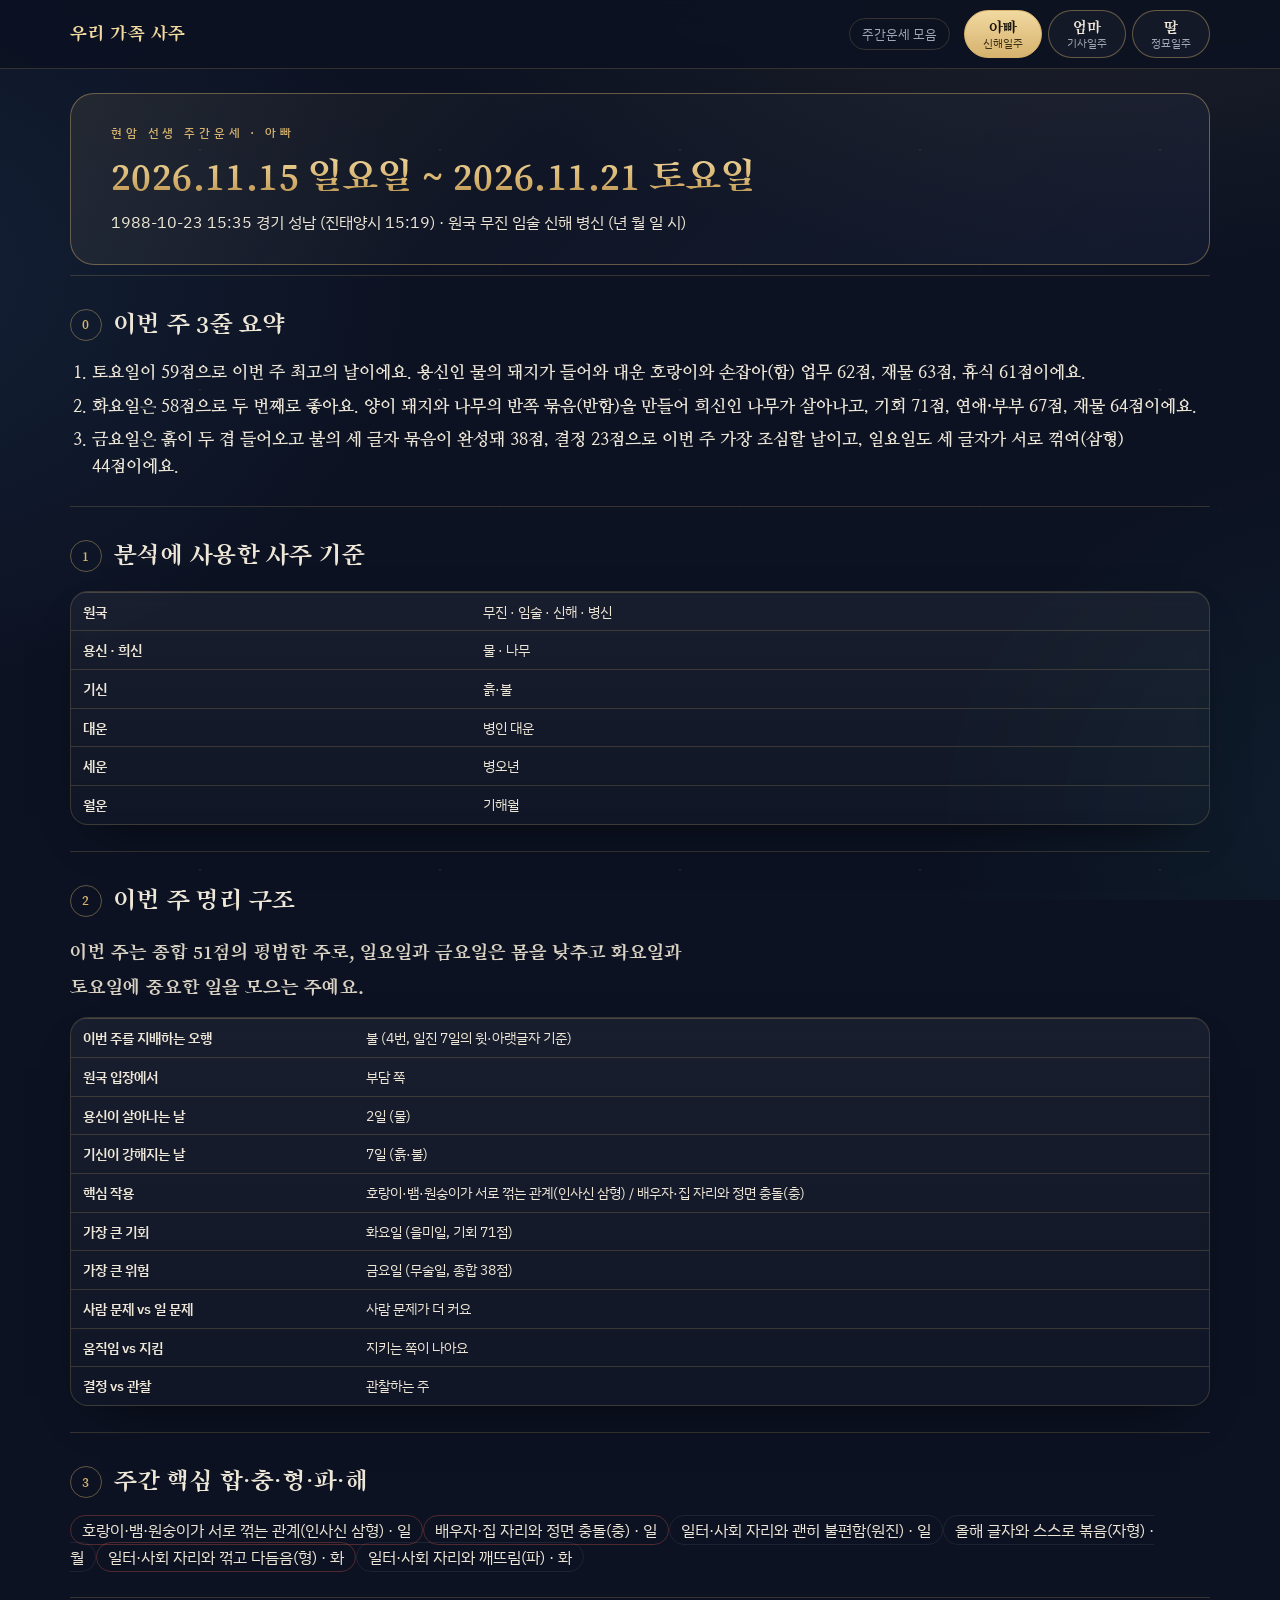
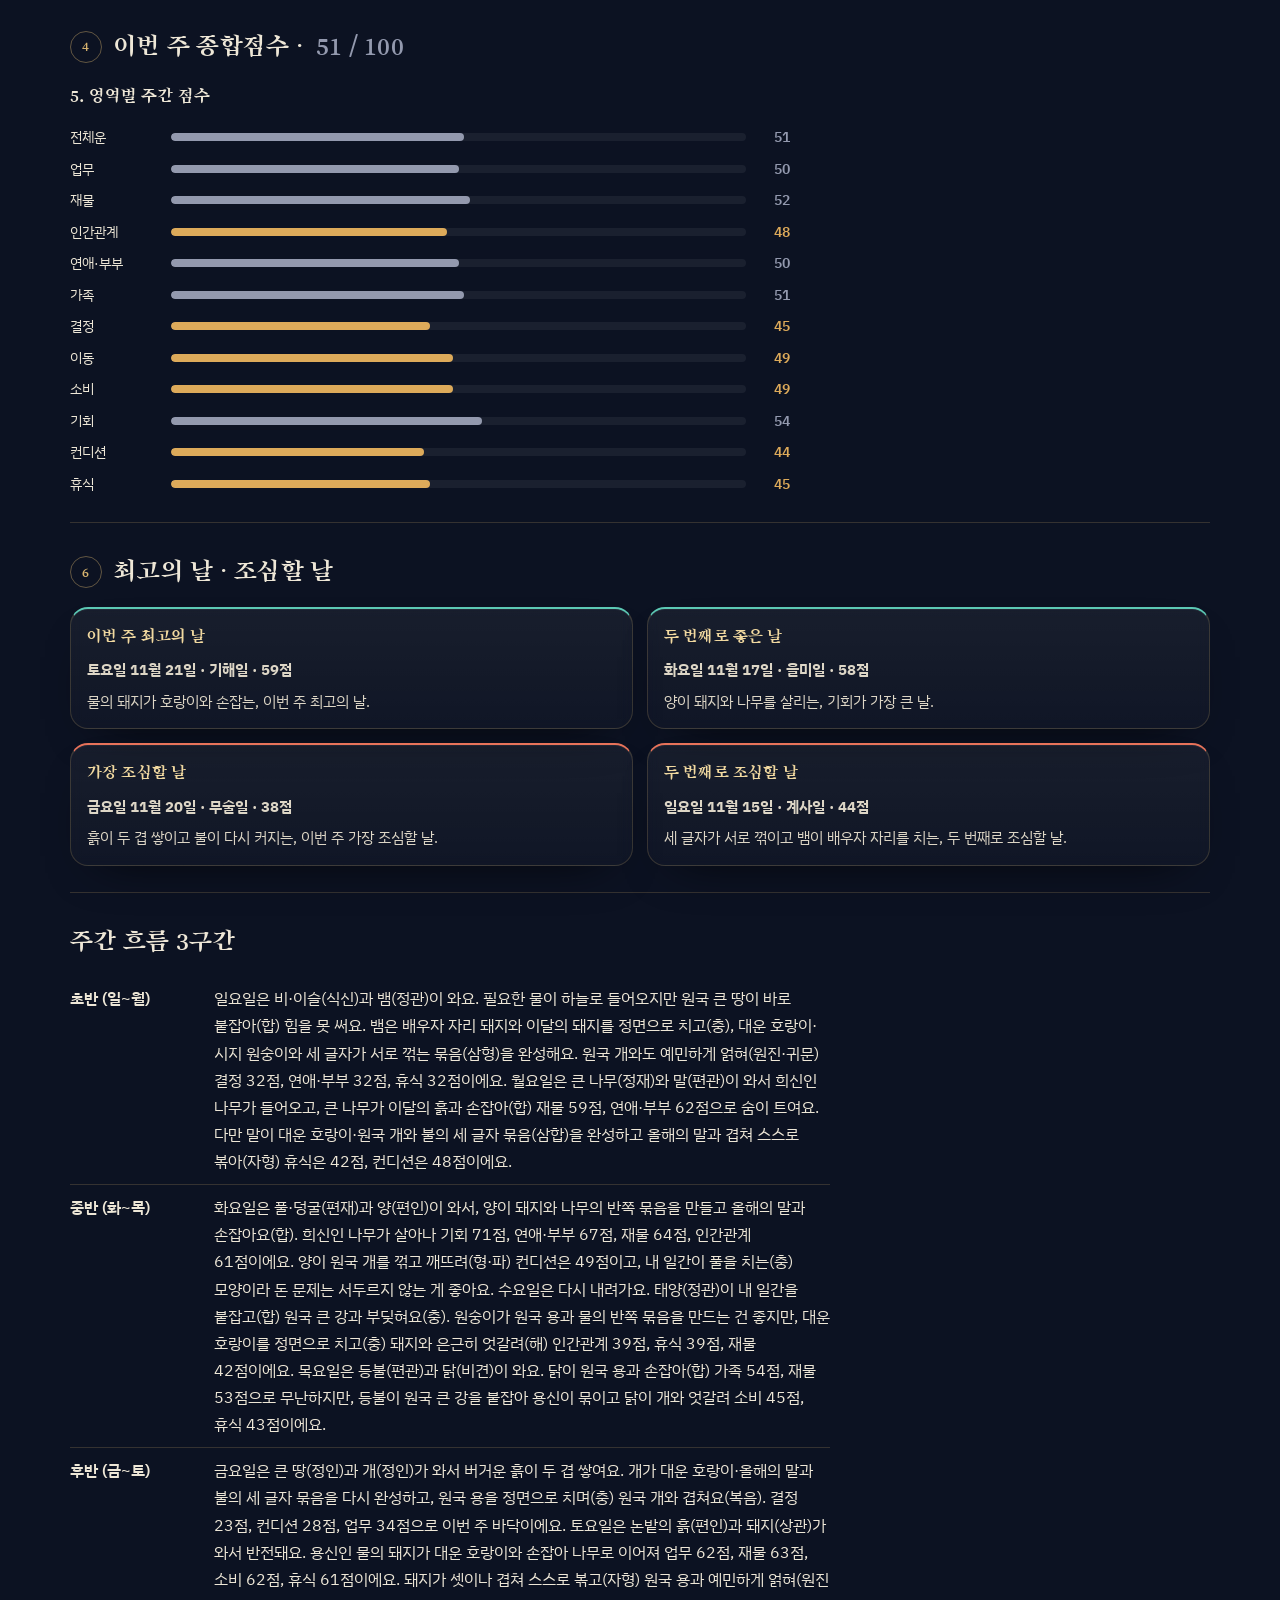
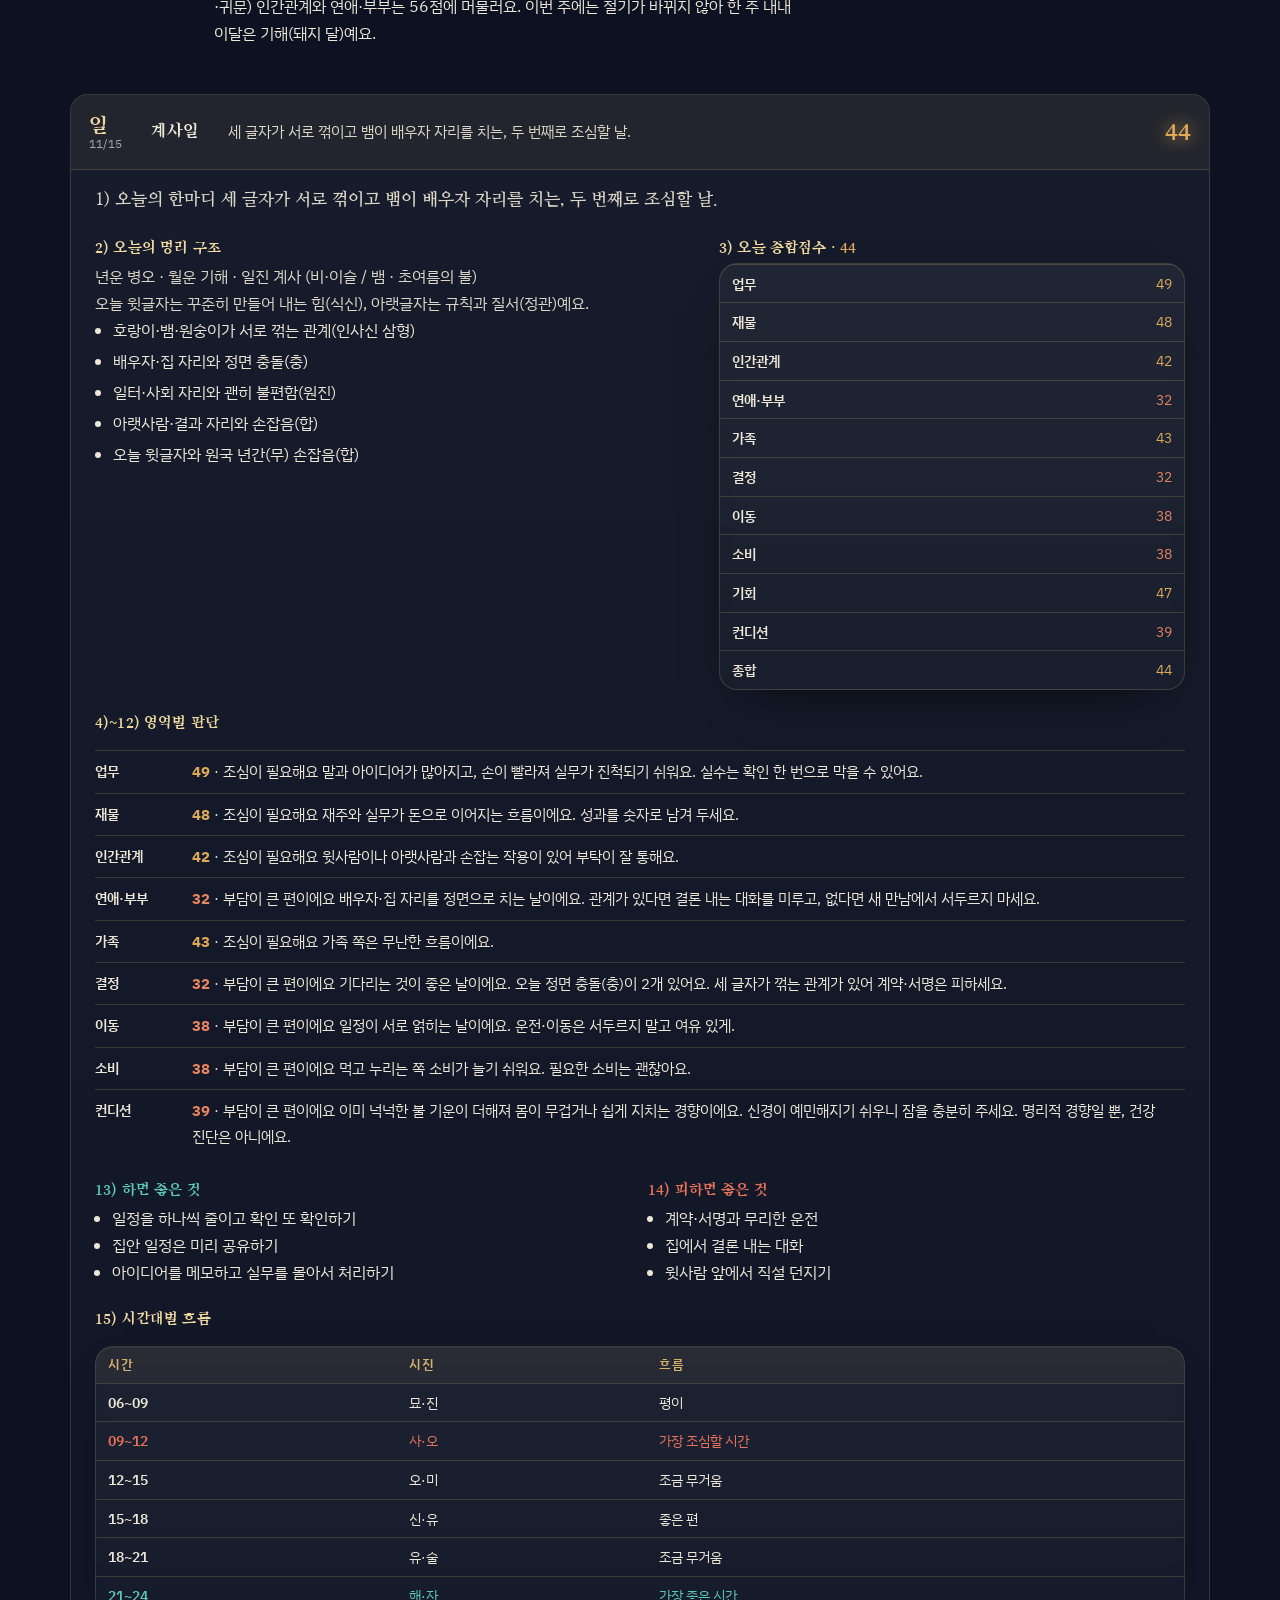
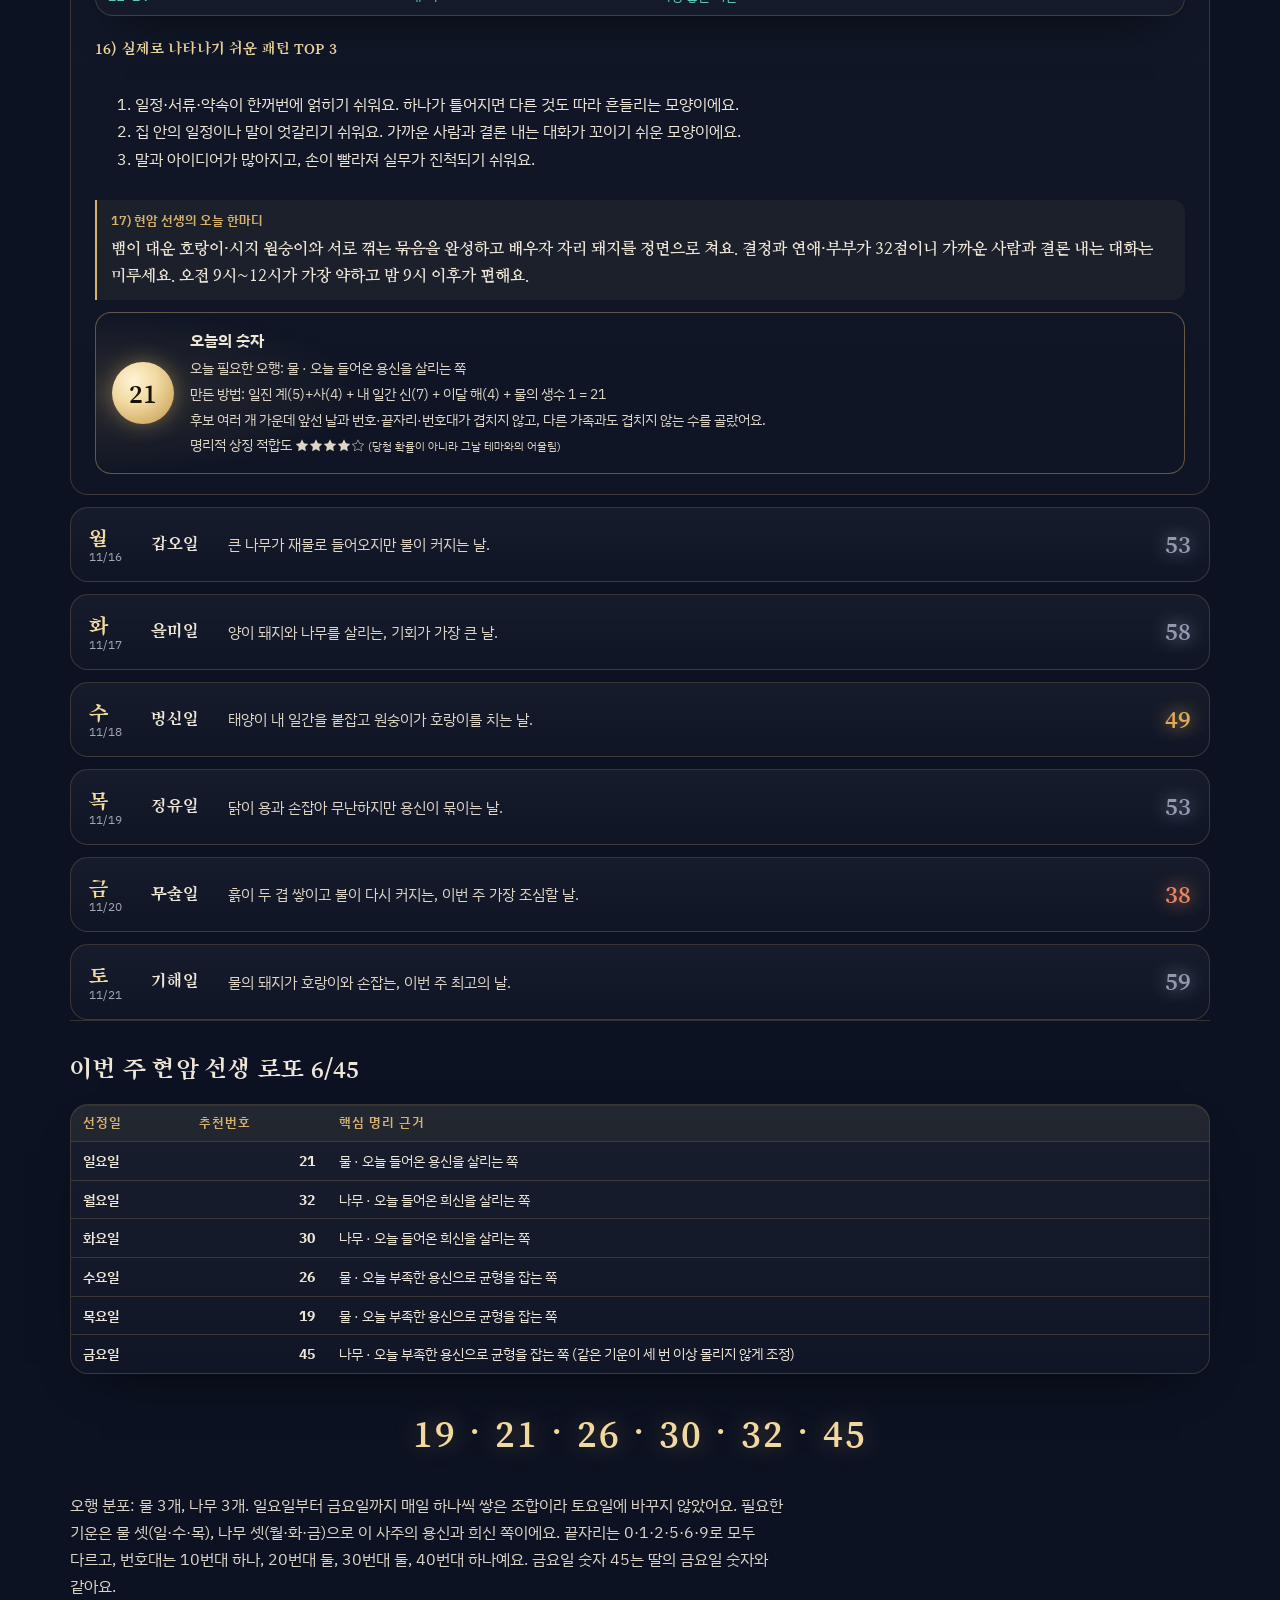
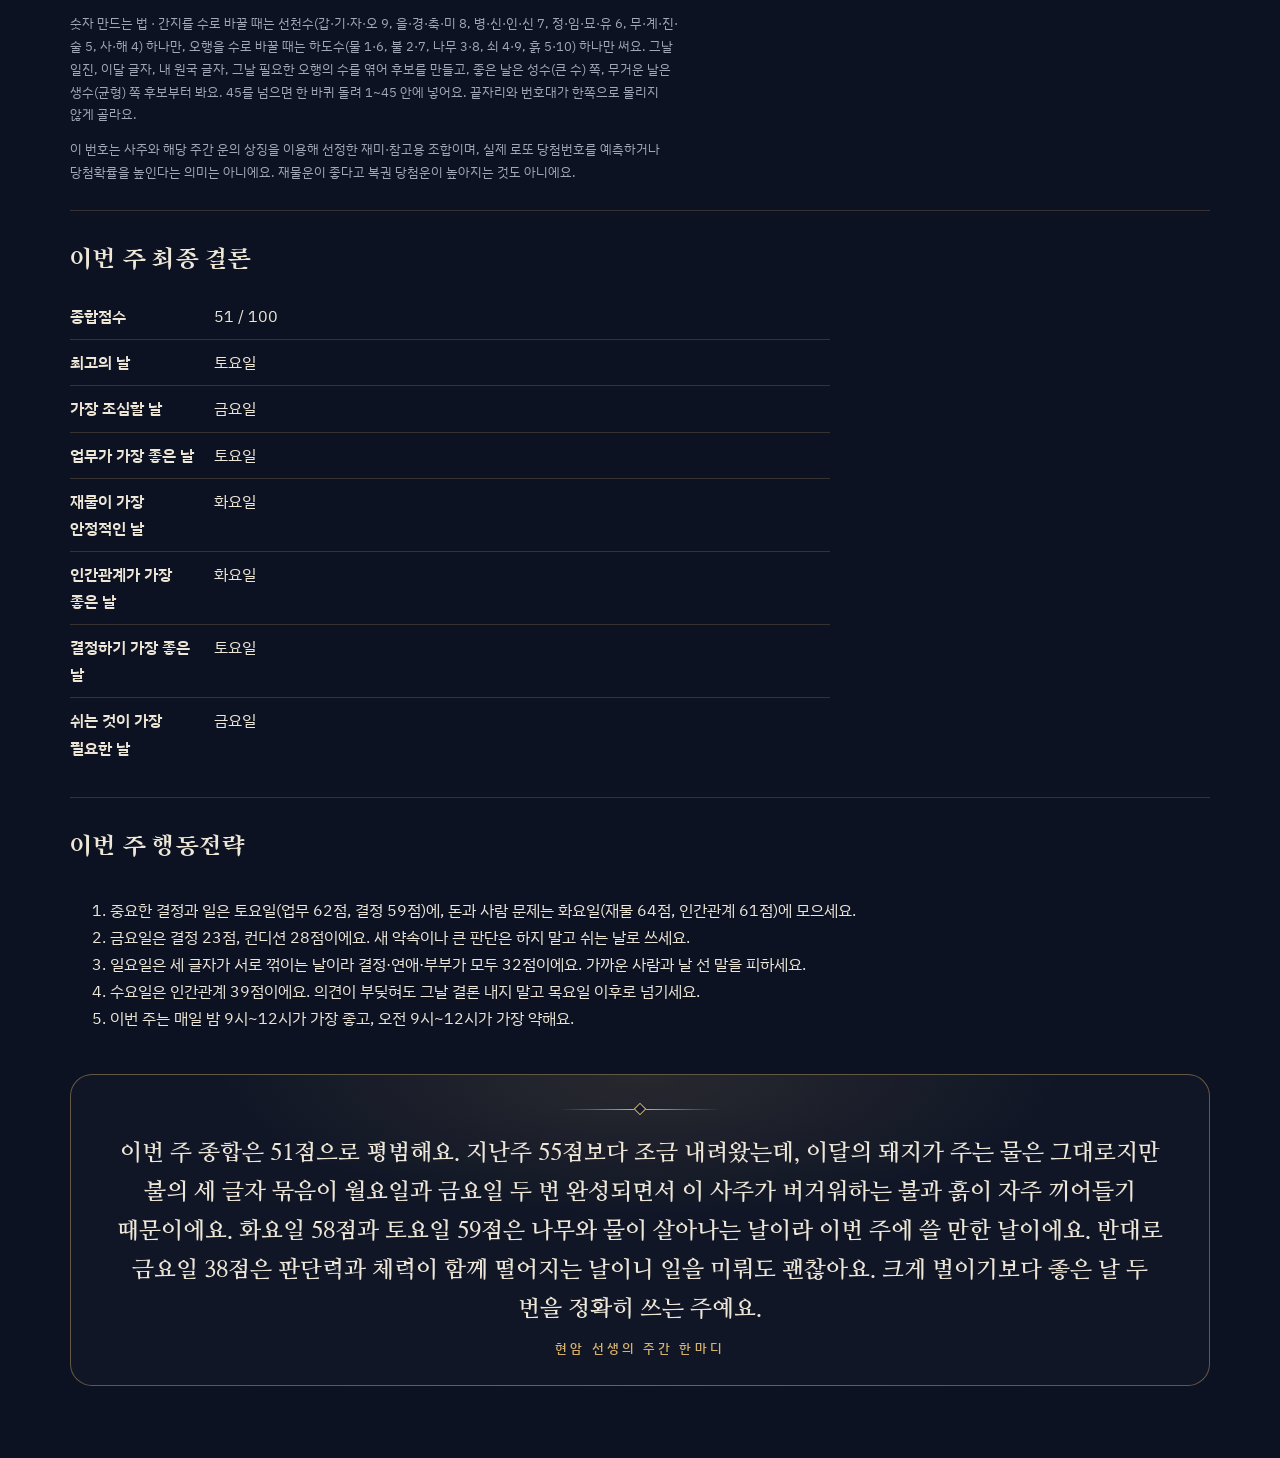
<file: weekly/2026-11-15.html>
<!doctype html>
<html lang="ko"><head><meta charset="utf-8"><meta name="viewport" content="width=device-width, initial-scale=1, viewport-fit=cover"><meta name="robots" content="noindex, nofollow">
<title>현암 선생 주간운세 11월 15일 주</title>
<link rel="preconnect" href="https://fonts.googleapis.com"><link rel="preconnect" href="https://fonts.gstatic.com" crossorigin>
<link rel="stylesheet" href="https://fonts.googleapis.com/css2?family=Song+Myung&family=Nanum+Myeongjo:wght@400;700;800&family=IBM+Plex+Sans+KR:wght@400;500;600&display=swap">
<style>
/* 레이아웃: 밤하늘 먹빛 바탕 위 금박 테두리 카드, 오방색으로 간지를 물들이는 단일 다크 테마 */
:root{
  --paper:#0C1222; --paper2:#121A30; --sheet:rgba(255,255,255,.035); --sheet2:rgba(255,255,255,.06);
  --ink:#EEE7D7; --muted:#A3A7B7; --line:rgba(214,178,110,.20); --line2:rgba(214,178,110,.42);
  --gold:#D6B26E; --gold2:#F1D9A0; --seal:#E8735A; --water:#86C9DA; --water-soft:rgba(134,201,218,.13);
  --g5:#5CC8B4; --g4:#7FAED0; --g3:#9399AE; --g2:#DDAA5A; --g1:#E8845F; --g0:#EC5F4F;
  --chip-good:rgba(92,200,180,.14); --chip-bad:rgba(236,95,79,.15); --chip-mid:rgba(255,255,255,.07);
  --e-wood:#62C795; --e-fire:#F0715A; --e-earth:#E0B25E; --e-metal:#E4E6F0; --e-water:#7C9CF0;
  --display:"Song Myung","Nanum Myeongjo","AppleMyungjo",serif;
  --serif:"Nanum Myeongjo","AppleMyungjo",serif;
  --body:"IBM Plex Sans KR","Apple SD Gothic Neo","Malgun Gothic",sans-serif;
  color-scheme:dark;
}

/* 레이아웃: 왼쪽 고정 목차 + 오른쪽 한 줄 길이 제한 본문. 한지 바탕, 인주(붉은 도장)와 물빛 강조 */
*{box-sizing:border-box}
body{background:var(--paper);color:var(--ink);font-family:var(--body);font-size:15.5px;line-height:1.75;word-break:keep-all}
.wrap{max-width:1180px;margin:0 auto;padding-inline:20px;padding-block:28px 72px}
h1,h2,h3{font-family:var(--display);font-weight:700;text-wrap:balance;margin:0}
.eyebrow{font-size:12px;letter-spacing:.14em;color:var(--muted);font-weight:500}
header.top{display:flex;flex-wrap:wrap;align-items:flex-end;justify-content:space-between;gap:16px;border-bottom:1px solid var(--line);padding-bottom:20px;margin-bottom:28px}
header.top h1{font-size:clamp(28px,5vw,42px);line-height:1.2}
header.top .who{color:var(--muted);font-size:14px}
.seal{display:inline-grid;place-items:center;width:52px;height:52px;border:2px solid var(--seal);color:var(--seal);font-family:var(--display);font-weight:700;font-size:15px;line-height:1.1;text-align:center;border-radius:6px;transform:rotate(-4deg)}
.layout{display:grid;grid-template-columns:220px minmax(0,1fr);gap:40px;align-items:start}
@media (max-width:900px){.layout{grid-template-columns:1fr;gap:20px}}
nav.toc{position:sticky;top:calc(env(safe-area-inset-top,0px) + 16px);max-height:calc(100vh - 32px);overflow-y:auto;font-size:13px;line-height:1.5;padding-right:6px}
nav.toc ol{list-style:none;margin:0;padding:0;display:grid;gap:2px}
nav.toc a{color:var(--muted);text-decoration:none;display:grid;grid-template-columns:2em 1fr;padding:2px 0}
nav.toc a:hover,nav.toc a:focus-visible{color:var(--ink)}
nav.toc a.on{color:var(--seal);font-weight:600}
nav.toc .tt{font-size:12px;letter-spacing:.1em;color:var(--muted);margin-bottom:8px}
@media (max-width:900px){nav.toc{position:static;max-height:none;background:var(--sheet);border:1px solid var(--line);border-radius:4px;padding:12px 14px}
  nav.toc ol{grid-template-columns:repeat(2,minmax(0,1fr));column-gap:12px}}
main{min-width:0;display:grid;gap:0}
section.s{padding-block:30px;border-top:1px solid var(--line);scroll-margin-top:16px;display:grid;gap:14px}
section.s:first-child{border-top:0;padding-top:0}
section.s > h2{font-size:24px;display:flex;gap:12px;align-items:baseline}
section.s > h2 .no{font-family:var(--body);font-size:13px;color:var(--seal);font-weight:600;font-variant-numeric:tabular-nums;min-width:1.8em}
section.s h3{font-size:18px;margin-top:6px}
p{margin:0;max-width:72ch}
.tag{display:inline-block;font-family:var(--body);font-size:11.5px;font-weight:600;letter-spacing:.04em;padding:1px 8px;border-radius:3px;margin-right:6px;vertical-align:2px}
.t-c{background:var(--chip-mid);color:var(--ink)} .t-i{background:var(--water-soft);color:var(--water)} .t-r{background:var(--chip-bad);color:var(--seal)}
.legend{display:flex;flex-wrap:wrap;gap:10px;font-size:13px;color:var(--muted)}
.lead{font-family:var(--display);font-size:clamp(17px,2.2vw,20px);line-height:1.75;max-width:62ch}
.tbl{overflow-x:auto;border:1px solid var(--line);border-radius:4px;background:var(--sheet)}
table{border-collapse:collapse;width:100%;font-size:14px;line-height:1.55}
th,td{padding:8px 12px;text-align:left;vertical-align:top;border-top:1px solid var(--line)}
thead th{border-top:0;font-weight:600;color:var(--muted);font-size:12.5px;letter-spacing:.04em;white-space:nowrap}
tbody th{font-weight:600;white-space:nowrap}
td.num,th.num{font-variant-numeric:tabular-nums;text-align:right;white-space:nowrap}
.pillars{display:grid;grid-template-columns:repeat(4,minmax(0,1fr));gap:8px;max-width:620px}
.pil{background:var(--sheet);border:1px solid var(--line);border-radius:4px;padding:12px 8px;text-align:center;display:grid;gap:4px}
.pil .lab{font-size:12px;color:var(--muted)}
.pil .ch{font-family:var(--display);font-size:clamp(22px,4vw,30px);font-weight:700;line-height:1.15}
.pil .na{font-size:12px;color:var(--muted);line-height:1.35}
.pil .tg{font-size:12px;font-weight:600;color:var(--water)}
.pil.me{border-color:var(--seal)} .pil.me .lab{color:var(--seal)}
.bars{display:grid;gap:8px;max-width:620px}
.bar{display:grid;grid-template-columns:4.5em minmax(0,1fr) 6.5em;gap:10px;align-items:center;font-size:14px}
.bar .tr{height:10px;background:var(--chip-mid);border-radius:2px;overflow:hidden}
.bar .fl{height:100%;border-radius:2px}
.bar .lv{font-size:13px;color:var(--muted)}
.cards{display:grid;grid-template-columns:repeat(2,minmax(0,1fr));gap:14px}
@media (max-width:700px){.cards{grid-template-columns:1fr}}
.card{min-width:0;background:var(--sheet);border:1px solid var(--line);border-radius:4px;padding:14px 16px;display:grid;gap:6px;font-size:14.5px}
.card h4{margin:0;font-family:var(--display);font-size:16.5px}
.card dl{margin:0;display:grid;gap:4px}
.card dl div{display:grid;grid-template-columns:6.5em minmax(0,1fr);gap:8px}
.card dt{color:var(--muted);font-size:13px}
.card dd{margin:0}
.card.good{border-top:3px solid var(--water)} .card.bad{border-top:3px solid var(--seal)}
ul.plain{margin:0;padding-left:1.15em;display:grid;gap:4px;max-width:72ch}
.pair{display:grid;grid-template-columns:minmax(0,1fr);gap:0;max-width:76ch}
.pair div{display:grid;grid-template-columns:8.5em minmax(0,1fr);gap:12px;padding:9px 0;border-top:1px solid var(--line)}
.pair div:first-child{border-top:0}
.pair b{font-weight:600}
@media (max-width:520px){.pair div,.card dl div{grid-template-columns:1fr;gap:2px}}
.lv-s{color:var(--water);font-weight:600} .lv-m{color:var(--muted);font-weight:600} .lv-w{color:var(--seal);font-weight:600}
.score{font-variant-numeric:tabular-nums;font-weight:600}
.saying{font-family:var(--display);font-size:clamp(19px,2.6vw,23px);line-height:1.7;border-left:3px solid var(--seal);padding-left:18px;max-width:56ch;margin:0}
.saying small{display:block;font-family:var(--body);font-size:13px;color:var(--muted);margin-top:8px}
.note{font-size:13px;color:var(--muted);max-width:76ch}
a{color:var(--water)}
a:focus-visible{outline:2px solid var(--water);outline-offset:2px}

/* ===== 사주 홈페이지 테마 덧씌움 ===== */
html{background:var(--paper)}
body{background-color:var(--paper);color:var(--ink);
  background-image:
    radial-gradient(1200px 600px at 85% -10%, rgba(214,178,110,.10), transparent 60%),
    radial-gradient(900px 700px at -10% 30%, rgba(60,110,160,.16), transparent 60%),
    radial-gradient(800px 600px at 110% 90%, rgba(40,120,120,.12), transparent 60%),
    radial-gradient(1.2px 1.2px at 20px 30px, rgba(255,255,255,.55), transparent 60%),
    radial-gradient(1px 1px at 120px 80px, rgba(255,255,255,.35), transparent 60%),
    radial-gradient(1.4px 1.4px at 200px 150px, rgba(241,217,160,.45), transparent 60%),
    radial-gradient(1px 1px at 60px 190px, rgba(255,255,255,.3), transparent 60%);
  background-size:auto,auto,auto,240px 240px,240px 240px,240px 240px,240px 240px;
  background-attachment:fixed}
::selection{background:rgba(214,178,110,.35)}
a{color:var(--gold2)}
h1,h2,h3,h4{font-family:var(--display);font-weight:400;letter-spacing:.01em}
.eyebrow{color:var(--gold);letter-spacing:.32em;font-size:12px}

/* 머리글: 금박 테두리 히어로 */
header.top{position:relative;overflow:hidden;border:1px solid var(--line2);border-radius:24px;padding:clamp(24px,4vw,44px);
  background:linear-gradient(135deg,rgba(214,178,110,.10),rgba(255,255,255,.02) 40%,rgba(124,156,240,.06));
  box-shadow:0 30px 80px -40px rgba(0,0,0,.8), inset 0 1px 0 rgba(255,255,255,.06);align-items:center;margin-bottom:8px}
header.top::before{content:"";position:absolute;inset:10px;border:1px solid var(--line);border-radius:16px;pointer-events:none}
header.top > div:first-child{position:relative;z-index:1;display:grid;gap:10px;min-width:0;flex:1 1 320px}
header.top h1{font-size:clamp(30px,5.4vw,52px);line-height:1.2;
  background:linear-gradient(180deg,var(--gold2),var(--gold) 60%,#B08A48);-webkit-background-clip:text;background-clip:text;color:transparent}
header.top .who{color:var(--muted);font-size:13.5px;line-height:1.7}
.wheel{position:relative;z-index:1;width:clamp(130px,22vw,200px);aspect-ratio:1;max-width:100%;flex:0 0 auto}
.wheel svg{width:100%;height:100%;overflow:visible}
.wheel .spin{transform-origin:100px 100px;animation:spin 160s linear infinite}
.wheel .spin2{transform-origin:100px 100px;animation:spin 90s linear infinite reverse}
@keyframes spin{to{transform:rotate(360deg)}}
@keyframes rise{from{opacity:.0;transform:translateY(10px)}to{opacity:1;transform:none}}
header.top > div:first-child{animation:rise .9s ease-out both}
@media (prefers-reduced-motion:reduce){.wheel .spin,.wheel .spin2,header.top > div:first-child{animation:none}}

/* 섹션 제목 */
section > h2, section.s > h2{font-size:clamp(24px,3.2vw,30px);color:var(--ink);display:flex;align-items:center;gap:14px}
section > h2::before{content:"";width:9px;height:9px;flex:0 0 auto;transform:rotate(45deg);border:1px solid var(--gold);background:rgba(214,178,110,.25)}
section.s > h2::before{display:none}
section.s > h2 .no{display:inline-grid;place-items:center;min-width:34px;height:34px;border:1px solid var(--line2);border-radius:50%;color:var(--gold);font-family:var(--display);font-size:15px;font-weight:400}
section.s{border-top:1px solid var(--line)}
.lead{color:#D9D2C2}
p{color:#DDD6C6}

/* 공통 판넬 */
.panel,.pil,.chartbox,.tbl,.card,.dw,.cell{border-color:var(--line)!important}
.panel,.chartbox,.tbl,.card,.dw{background:linear-gradient(180deg,rgba(255,255,255,.05),rgba(255,255,255,.02));border:1px solid var(--line);border-radius:18px;
  box-shadow:0 20px 50px -30px rgba(0,0,0,.9), inset 0 1px 0 rgba(255,255,255,.05);backdrop-filter:blur(6px)}
.chartbox{padding:18px 14px 8px}

/* 원국 기둥: 오방색 타일 */
.pillars{gap:10px}
.pil{border-radius:18px;padding:16px 8px 14px;background:linear-gradient(180deg,rgba(255,255,255,.06),rgba(255,255,255,.015));border:1px solid var(--line);gap:6px}
.pil .lab{color:var(--gold);letter-spacing:.12em}
.pil .ch{font-family:var(--display);font-size:clamp(30px,5vw,42px);font-weight:400;width:1.6em;height:1.6em;display:grid;place-items:center;margin:2px auto;border-radius:14px;
  background:radial-gradient(circle at 30% 25%,rgba(255,255,255,.12),rgba(255,255,255,.02));border:1px solid rgba(255,255,255,.08)}
.pil .na{color:var(--muted)}
.pil .tg{color:var(--gold2);font-weight:500}
.pil.me{border-color:var(--gold)!important;box-shadow:0 0 0 1px rgba(214,178,110,.35),0 0 40px -10px rgba(214,178,110,.45)}
.pil.me .lab{color:var(--gold2)}
[data-el="wood"]{color:var(--e-wood)!important} [data-el="fire"]{color:var(--e-fire)!important} [data-el="earth"]{color:var(--e-earth)!important}
[data-el="metal"]{color:var(--e-metal)!important} [data-el="water"]{color:var(--e-water)!important}
.pil .ch[data-el]{text-shadow:0 0 18px currentColor}
.pil .ch[data-el="wood"]{border-color:rgba(98,199,149,.35)} .pil .ch[data-el="fire"]{border-color:rgba(240,113,90,.35)}
.pil .ch[data-el="earth"]{border-color:rgba(224,178,94,.35)} .pil .ch[data-el="metal"]{border-color:rgba(228,230,240,.35)} .pil .ch[data-el="water"]{border-color:rgba(124,156,240,.35)}

/* 칩·태그 */
.chip{border-radius:999px;padding:3px 11px;border:1px solid rgba(255,255,255,.07);color:var(--ink)}
.chip.good{border-color:rgba(92,200,180,.3)} .chip.bad{border-color:rgba(236,95,79,.3)}
.med{border:1px solid rgba(255,255,255,.08)} .med.w{color:var(--g5)} .med.b{color:var(--seal)}
.tag{border-radius:999px}
.t-c{background:rgba(255,255,255,.08);color:var(--ink)} .t-i{background:rgba(134,201,218,.14);color:var(--water)} .t-r{background:rgba(232,115,90,.15);color:var(--seal)}

/* 표 */
table{color:var(--ink)}
thead th{color:var(--gold);letter-spacing:.08em;background:rgba(214,178,110,.06)}
th,td{border-top:1px solid var(--line)}
tbody tr:hover td,tbody tr:hover th{background:rgba(255,255,255,.025)}
table.calc th{color:var(--gold)}

/* 점수 숫자 */
.score .n,.meta .sc .n,.yc .n,.score .n{font-family:var(--display);font-weight:400;text-shadow:0 0 24px currentColor}
.ok{color:var(--g5);font-family:var(--display);font-weight:400;font-size:22px}
.ok::before{content:"";width:22px;height:22px;border-radius:50%;border:1px solid var(--g5);background:radial-gradient(circle,rgba(92,200,180,.5),transparent 70%)}

/* 일진 달력 */
.tab{border-color:var(--line2);color:var(--ink);background:transparent;font-family:var(--display);font-size:15px;padding:6px 18px}
.tab[aria-selected="true"]{background:linear-gradient(180deg,var(--gold2),var(--gold));color:#1A1408;border-color:var(--gold)}
.dow{color:var(--gold)} .dow.sun{color:var(--seal)}
.cell{border-radius:12px;background:rgba(255,255,255,.035);border:1px solid var(--line);transition:transform .15s ease,background .15s ease}
.cell:not(.out):not(.empty):hover{transform:translateY(-2px);background:rgba(214,178,110,.08)}
.cell .gz{font-family:var(--display);font-size:13px}
.cell .bar{height:4px;border-radius:99px;box-shadow:0 0 10px currentColor}
.cell[aria-pressed="true"]{outline:none;border-color:var(--gold)!important;box-shadow:0 0 0 1px var(--gold),0 0 24px -6px rgba(214,178,110,.6);background:rgba(214,178,110,.10)}
.cell.today .dn::after{color:var(--gold2)}
.cell .jq{color:var(--gold2)}
.panel{padding:26px clamp(18px,3vw,32px)}
.ph .gzbig{font-family:var(--display);font-weight:400;font-size:36px}
.panel h3{font-family:var(--serif);font-weight:800;font-size:21px;color:var(--gold2)}
.glyph{border-left-width:2px}
.navrow button,.mnav button{border-color:var(--line2);color:var(--ink);background:rgba(255,255,255,.03)}
.navrow button:hover,.mnav button:hover{border-color:var(--gold);color:var(--gold2)}
.mnav{background:rgba(12,18,34,.82);backdrop-filter:blur(10px);border-bottom:1px solid var(--line)}
.mnav .yr{color:var(--gold)}

/* 월운·대운 카드 */
.mcard,.yc{border-top-width:2px;padding:18px;border-radius:18px;background:linear-gradient(180deg,rgba(255,255,255,.05),rgba(255,255,255,.015));border-left:1px solid var(--line);border-right:1px solid var(--line);border-bottom:1px solid var(--line)}
.month{border-top:1px solid var(--line);padding-block:34px}
.meta .gzb{font-family:var(--display);font-weight:400;font-size:46px}
.meta .lab{color:var(--gold);letter-spacing:.12em}
.body h3,.mcard h3,.yc h3{color:var(--gold2)}
.body h3{font-family:var(--serif);font-weight:800}
.strip div{background:rgba(255,255,255,.04);border-radius:8px}
.past{background:rgba(214,178,110,.12);color:var(--gold2);border:1px solid var(--line2)}
.doms div.plan dt{color:var(--gold2)}
.dlink{color:var(--water)} .dlink.bad{color:var(--seal)}

/* 원국 리포트 */
nav.toc a{color:var(--muted)} nav.toc a.on{color:var(--gold2)} nav.toc .tt{color:var(--gold)}
.card.good{border-top:2px solid var(--g5)!important} .card.bad{border-top:2px solid var(--seal)!important}
.card h4{color:var(--gold2)}
.bar .tr{background:rgba(255,255,255,.06);border-radius:99px;height:8px}
.bar .fl{border-radius:99px;box-shadow:0 0 14px currentColor}
.lv-s{color:var(--g5)} .lv-w{color:var(--seal)} .lv-m{color:var(--muted)}

/* 한마디 */
.saying{position:relative;border:1px solid var(--line2);border-left:1px solid var(--line2);border-radius:22px;padding:34px clamp(22px,4vw,46px) 26px;max-width:none;
  background:radial-gradient(600px 200px at 50% 0%,rgba(214,178,110,.12),transparent 70%),rgba(255,255,255,.02);
  font-family:var(--serif);font-weight:700;color:var(--ink);text-align:center}
.saying::before{content:"";display:block;width:160px;height:1px;margin:0 auto 24px;background:linear-gradient(90deg,transparent,var(--gold),transparent)}
.saying::after{content:"";position:absolute;top:34px;left:50%;width:7px;height:7px;transform:translate(-50%,-50%) rotate(45deg);background:var(--paper2);border:1px solid var(--gold)}
.saying small{color:var(--gold);letter-spacing:.24em;font-weight:500}
.notes,.note{color:var(--muted)}
.notes a,.note a{color:var(--gold2)}

.trio{display:grid;grid-template-columns:repeat(3,minmax(0,1fr));gap:18px}
@media (max-width:960px){.trio{grid-template-columns:1fr}}
.person{min-width:0;display:grid;gap:12px;padding:20px 16px;border:1px solid var(--line);border-radius:20px;background:linear-gradient(180deg,rgba(255,255,255,.05),rgba(255,255,255,.015))}
.person .who2{display:flex;justify-content:space-between;align-items:baseline;gap:8px}
.person .who2 h3{font-size:24px}
.person .who2 span{font-size:12.5px;color:var(--muted)}
.person .pillars{grid-template-columns:repeat(4,minmax(0,1fr));max-width:none;gap:6px}
.person .pil{padding:10px 4px;border-radius:14px}
.person .pil .ch{font-size:clamp(24px,3.4vw,32px)}
.person .pil .na{font-size:11px}
.person .ess{font-family:var(--serif);font-weight:700;font-size:16px;line-height:1.6}
.kv{display:grid;gap:6px;font-size:13.5px}
.kv div{display:grid;grid-template-columns:4.6em minmax(0,1fr);gap:8px}
.kv dt{color:var(--gold)} .kv dd{margin:0}
.kv{margin:0}
.triad{background:linear-gradient(180deg,rgba(255,255,255,.04),rgba(255,255,255,.01));border:1px solid var(--line);border-radius:22px;padding:10px;overflow-x:auto}
.triad svg{display:block;width:100%;min-width:560px;height:auto}
.mbars{display:grid;gap:8px;max-width:640px}
.mbar{display:grid;grid-template-columns:3em minmax(0,1fr) 5.5em;gap:10px;align-items:center;font-size:14px}
.mbar .tr{display:flex;height:12px;border-radius:99px;overflow:hidden;background:rgba(255,255,255,.05)}
.mbar .tr span{height:100%}
.mbar .ct{font-size:12.5px;color:var(--muted);font-variant-numeric:tabular-nums}
.keys{display:flex;flex-wrap:wrap;gap:14px;font-size:12.5px;color:var(--muted)}
.keys i{display:inline-block;width:12px;height:12px;border-radius:3px;margin-right:6px;vertical-align:-2px}
.match{display:grid;grid-template-columns:minmax(0,300px) minmax(0,1fr);gap:28px;align-items:start}
@media (max-width:880px){.match{grid-template-columns:1fr}}
.dial{display:grid;place-items:center;gap:6px;padding:22px;border:1px solid var(--line);border-radius:22px;background:radial-gradient(circle at 50% 40%,rgba(214,178,110,.12),transparent 70%)}
.dial svg{width:170px;height:170px}
.dial .nm{font-family:var(--display);font-size:20px;color:var(--gold2)}
.dial .sub{font-size:13px;color:var(--muted);text-align:center}
.areas{display:grid;gap:7px}
.area{display:grid;grid-template-columns:7.5em minmax(0,1fr) 2.4em;gap:10px;align-items:center;font-size:13.5px}
.area .tr{height:8px;border-radius:99px;background:rgba(255,255,255,.06);overflow:hidden}
.area .fl{height:100%;border-radius:99px}
.area b{font-variant-numeric:tabular-nums;text-align:right;font-weight:600}
.flow{overflow-x:auto;border:1px solid var(--line);border-radius:18px}
.famnav{position:sticky;top:env(safe-area-inset-top,0px);z-index:20;background:rgba(12,18,34,.88);backdrop-filter:blur(12px);border-bottom:1px solid var(--line)}
.famnav .in{max-width:1180px;margin:0 auto;padding:10px 20px;display:flex;align-items:center;gap:14px;flex-wrap:wrap}
.famnav .brand{font-family:var(--display);color:var(--gold2);font-size:19px;margin-right:auto;letter-spacing:.04em}
.famnav [role=tablist]{display:flex;gap:6px;flex-wrap:wrap}
.famnav button{font:inherit;cursor:pointer;display:grid;gap:0;text-align:center;padding:6px 18px;border-radius:999px;border:1px solid var(--line2);background:rgba(255,255,255,.03);color:var(--ink);line-height:1.25}
.famnav button b{font-family:var(--display);font-weight:400;font-size:16px}
.famnav button small{font-size:11px;color:var(--muted)}
.famnav button[aria-selected=true]{background:linear-gradient(180deg,var(--gold2),var(--gold));border-color:var(--gold);color:#1A1408}
.famnav button[aria-selected=true] small{color:#3A2E14}
.famnav button:focus-visible{outline:2px solid var(--water);outline-offset:2px}
nav.toc{top:calc(env(safe-area-inset-top,0px) + 76px)!important;max-height:calc(100vh - 96px)!important}
section.s{scroll-margin-top:84px}
@media (max-width:600px){.famnav .brand{width:100%}.famnav button{padding:5px 14px}}

body{margin:0;font-family:var(--body)}img{max-width:100%}[hidden]{display:none!important}
/* ===== 주간운세 ===== */
.famnav .back{color:var(--muted);text-decoration:none;font-size:13px;border:1px solid var(--line);border-radius:999px;padding:4px 12px}
.famnav .back:hover{color:var(--gold2);border-color:var(--gold)}
.famnav a.brand{text-decoration:none}
.wrap{display:grid;gap:0;padding-block:24px 72px}
.wk-head{display:grid;gap:8px;padding:28px clamp(18px,4vw,40px);border:1px solid var(--line2);border-radius:24px;margin-bottom:10px;
  background:linear-gradient(135deg,rgba(214,178,110,.10),rgba(255,255,255,.02) 40%,rgba(124,156,240,.06))}
.wk-head h1{font-size:clamp(24px,4.4vw,40px);background:linear-gradient(180deg,var(--gold2),var(--gold) 60%,#B08A48);-webkit-background-clip:text;background-clip:text;color:transparent;line-height:1.25}
section.wk{padding-block:26px;border-top:1px solid var(--line);display:grid;gap:12px}
section.wk > h2{font-size:clamp(21px,3vw,26px);display:flex;gap:12px;align-items:center}
section.wk > h2 .no{display:inline-grid;place-items:center;min-width:32px;height:32px;border:1px solid var(--line2);border-radius:50%;color:var(--gold);font-family:var(--display);font-size:14px}
section.wk > h2::before{display:none}
.sum3{margin:0;padding-left:1.3em;display:grid;gap:6px;font-family:var(--serif);font-weight:700;font-size:17px;line-height:1.6}
.areas{display:grid;gap:7px;max-width:720px}
.area{display:grid;grid-template-columns:6.5em minmax(0,1fr) 2.4em;gap:10px;align-items:center;font-size:14px}
.area .tr{height:8px;border-radius:99px;background:rgba(255,255,255,.06);overflow:hidden}
.area .fl{height:100%;border-radius:99px}
.area b{font-variant-numeric:tabular-nums;text-align:right}
details.day{border:1px solid var(--line);border-radius:18px;margin-top:12px;background:linear-gradient(180deg,rgba(255,255,255,.045),rgba(255,255,255,.015));overflow:hidden}
details.day > summary{list-style:none;cursor:pointer;display:grid;grid-template-columns:3.2em 4.2em minmax(0,1fr) 2.6em;gap:12px;align-items:center;padding:14px 18px}
details.day > summary::-webkit-details-marker{display:none}
details.day[open] > summary{border-bottom:1px solid var(--line);background:rgba(214,178,110,.06)}
.dl{display:grid;line-height:1.1}.dl b{font-family:var(--display);font-size:22px;font-weight:400;color:var(--gold2)}.dl small{color:var(--muted);font-size:12px}
.dg{font-family:var(--display);font-size:18px}
.dh{font-size:14.5px;color:#DDD6C6;min-width:0}
.ds{font-family:var(--display);font-size:26px;text-align:right;text-shadow:0 0 18px currentColor}
.dbody{padding:16px clamp(14px,3vw,24px) 20px;display:grid;gap:12px}
.dbody h4{margin:6px 0 2px;font-family:var(--display);font-weight:400;font-size:16px;color:var(--gold2)}
.dkey{font-family:var(--serif);font-weight:700;font-size:16.5px}
.dgrid{display:grid;grid-template-columns:minmax(0,1.3fr) minmax(0,1fr);gap:18px}
@media (max-width:760px){.dgrid{grid-template-columns:1fr}details.day > summary{grid-template-columns:2.8em 3.8em minmax(0,1fr) 2.4em;gap:8px;padding:12px}}
.doms{display:grid;margin:0}
.doms div{display:grid;grid-template-columns:5.6em minmax(0,1fr);gap:10px;padding:8px 0;border-top:1px solid var(--line)}
.doms dt{font-weight:600;font-size:14px}.doms dd{margin:0;font-size:14.5px}
.todo{display:grid;grid-template-columns:1fr 1fr;gap:16px}
@media (max-width:520px){.todo{grid-template-columns:1fr}}
.todo ul{margin:0;padding-left:1.1em}
.todo .y h4{color:var(--g5)}.todo .n h4{color:var(--seal)}
tr.best th,tr.best td{color:var(--g5)} tr.worst th,tr.worst td{color:var(--seal)}
.dsay{margin:0;border-left:2px solid var(--gold);padding:10px 14px;background:rgba(214,178,110,.06);border-radius:0 12px 12px 0;font-family:var(--serif);font-weight:700}
.dsay b{display:block;font-family:var(--body);font-size:12.5px;color:var(--gold);font-weight:600;margin-bottom:4px}
.lotto{display:grid;grid-template-columns:auto minmax(0,1fr);gap:16px;align-items:center;border:1px solid var(--line2);border-radius:16px;padding:14px 16px;background:radial-gradient(400px 120px at 0% 50%,rgba(214,178,110,.14),transparent 70%)}
.lotto p{margin:2px 0;font-size:13.5px}
.ball{width:62px;height:62px;border-radius:50%;display:grid;place-items:center;font-family:var(--display);font-size:28px;color:#1A1408;
  background:radial-gradient(circle at 35% 30%,#FFF4D6,var(--gold2) 40%,var(--gold) 75%,#9C7A3C);box-shadow:0 0 24px -4px rgba(214,178,110,.7)}
.final{font-family:var(--display);font-size:clamp(28px,5vw,40px);color:var(--gold2);text-align:center;letter-spacing:.06em;padding:12px;text-shadow:0 0 24px rgba(214,178,110,.4)}
.wklist{display:grid;gap:10px;margin-top:14px}
.wkitem{display:flex;flex-wrap:wrap;justify-content:space-between;gap:10px;align-items:center;padding:16px 18px;border:1px solid var(--line);border-radius:16px;text-decoration:none;color:var(--ink);background:rgba(255,255,255,.035)}
.wkitem:hover{border-color:var(--gold);background:rgba(214,178,110,.08)}
.wr{font-family:var(--display);font-size:18px;color:var(--gold2)}
.wp{display:flex;gap:14px}.ps{display:flex;gap:6px;align-items:baseline;font-size:13px}.ps i{font-style:normal;font-family:var(--display);font-size:18px}
</style></head><body>
<nav class="famnav" aria-label="가족 선택"><div class="in"><a class="brand" href="../index.html">우리 가족 사주</a><a class="back" href="index.html">주간운세 모음</a><div role="tablist"><button role="tab" data-key="dad" aria-selected="true"><b>아빠</b><small>신해일주</small></button><button role="tab" data-key="mom" aria-selected="false"><b>엄마</b><small>기사일주</small></button><button role="tab" data-key="daughter" aria-selected="false"><b>딸</b><small>정묘일주</small></button></div></div></nav>
<div class="person-pane" data-key="dad"><div class="wrap"><header class="wk-head"><div class="eyebrow">현암 선생 주간운세 · 아빠</div><h1>2026.11.15 일요일 ~ 2026.11.21 토요일</h1><div class="who">1988-10-23 15:35 경기 성남 (진태양시 15:19) · 원국 무진 임술 신해 병신 (년 월 일 시)</div></header>
<section class="wk"><h2><span class="no">0</span>이번 주 3줄 요약</h2><ol class="sum3"><li>토요일이 59점으로 이번 주 최고의 날이에요. 용신인 물의 돼지가 들어와 대운 호랑이와 손잡아(합) 업무 62점, 재물 63점, 휴식 61점이에요.</li><li>화요일은 58점으로 두 번째로 좋아요. 양이 돼지와 나무의 반쪽 묶음(반합)을 만들어 희신인 나무가 살아나고, 기회 71점, 연애·부부 67점, 재물 64점이에요.</li><li>금요일은 흙이 두 겹 들어오고 불의 세 글자 묶음이 완성돼 38점, 결정 23점으로 이번 주 가장 조심할 날이고, 일요일도 세 글자가 서로 꺾여(삼형) 44점이에요.</li></ol></section>
<section class="wk"><h2><span class="no">1</span>분석에 사용한 사주 기준</h2><div class="tbl"><table><tbody><tr><th>원국</th><td>무진 · 임술 · 신해 · 병신</td></tr><tr><th>용신 · 희신</th><td>물 · 나무</td></tr><tr><th>기신</th><td>흙·불</td></tr><tr><th>대운</th><td>병인 대운</td></tr><tr><th>세운</th><td>병오년</td></tr><tr><th>월운</th><td>기해월</td></tr></tbody></table></div></section>
<section class="wk"><h2><span class="no">2</span>이번 주 명리 구조</h2><p class="lead">이번 주는 종합 51점의 평범한 주로, 일요일과 금요일은 몸을 낮추고 화요일과 토요일에 중요한 일을 모으는 주예요.</p><div class="tbl"><table><tbody><tr><th>이번 주를 지배하는 오행</th><td>불 (4번, 일진 7일의 윗·아랫글자 기준)</td></tr><tr><th>원국 입장에서</th><td>부담 쪽</td></tr><tr><th>용신이 살아나는 날</th><td>2일 (물)</td></tr><tr><th>기신이 강해지는 날</th><td>7일 (흙·불)</td></tr><tr><th>핵심 작용</th><td>호랑이·뱀·원숭이가 서로 꺾는 관계(인사신 삼형) / 배우자·집 자리와 정면 충돌(충)</td></tr><tr><th>가장 큰 기회</th><td>화요일 (을미일, 기회 71점)</td></tr><tr><th>가장 큰 위험</th><td>금요일 (무술일, 종합 38점)</td></tr><tr><th>사람 문제 vs 일 문제</th><td>사람 문제가 더 커요</td></tr><tr><th>움직임 vs 지킴</th><td>지키는 쪽이 나아요</td></tr><tr><th>결정 vs 관찰</th><td>관찰하는 주</td></tr></tbody></table></div></section>
<section class="wk"><h2><span class="no">3</span>주간 핵심 합·충·형·파·해</h2><div class="chips"><span class="chip bad">호랑이·뱀·원숭이가 서로 꺾는 관계(인사신 삼형) · 일</span><span class="chip bad">배우자·집 자리와 정면 충돌(충) · 일</span><span class="chip mid">일터·사회 자리와 괜히 불편함(원진) · 일</span><span class="chip mid">올해 글자와 스스로 볶음(자형) · 월</span><span class="chip bad">일터·사회 자리와 꺾고 다듬음(형) · 화</span><span class="chip mid">일터·사회 자리와 깨뜨림(파) · 화</span></div></section>
<section class="wk"><h2><span class="no">4</span>이번 주 종합점수 · <span style="color:var(--g3)">51 / 100</span></h2><h3>5. 영역별 주간 점수</h3><div class="areas"><div class="area"><span>전체운</span><div class="tr"><div class="fl" style="width:51%;background:var(--g3)"></div></div><b style="color:var(--g3)">51</b></div><div class="area"><span>업무</span><div class="tr"><div class="fl" style="width:50%;background:var(--g3)"></div></div><b style="color:var(--g3)">50</b></div><div class="area"><span>재물</span><div class="tr"><div class="fl" style="width:52%;background:var(--g3)"></div></div><b style="color:var(--g3)">52</b></div><div class="area"><span>인간관계</span><div class="tr"><div class="fl" style="width:48%;background:var(--g2)"></div></div><b style="color:var(--g2)">48</b></div><div class="area"><span>연애·부부</span><div class="tr"><div class="fl" style="width:50%;background:var(--g3)"></div></div><b style="color:var(--g3)">50</b></div><div class="area"><span>가족</span><div class="tr"><div class="fl" style="width:51%;background:var(--g3)"></div></div><b style="color:var(--g3)">51</b></div><div class="area"><span>결정</span><div class="tr"><div class="fl" style="width:45%;background:var(--g2)"></div></div><b style="color:var(--g2)">45</b></div><div class="area"><span>이동</span><div class="tr"><div class="fl" style="width:49%;background:var(--g2)"></div></div><b style="color:var(--g2)">49</b></div><div class="area"><span>소비</span><div class="tr"><div class="fl" style="width:49%;background:var(--g2)"></div></div><b style="color:var(--g2)">49</b></div><div class="area"><span>기회</span><div class="tr"><div class="fl" style="width:54%;background:var(--g3)"></div></div><b style="color:var(--g3)">54</b></div><div class="area"><span>컨디션</span><div class="tr"><div class="fl" style="width:44%;background:var(--g2)"></div></div><b style="color:var(--g2)">44</b></div><div class="area"><span>휴식</span><div class="tr"><div class="fl" style="width:45%;background:var(--g2)"></div></div><b style="color:var(--g2)">45</b></div></div></section>
<section class="wk"><h2><span class="no">6</span>최고의 날 · 조심할 날</h2><div class="cards"><div class="card good"><h4>이번 주 최고의 날</h4><p><b>토요일 11월 21일 · 기해일 · 59점</b></p><p>물의 돼지가 호랑이와 손잡는, 이번 주 최고의 날.</p></div><div class="card good"><h4>두 번째로 좋은 날</h4><p><b>화요일 11월 17일 · 을미일 · 58점</b></p><p>양이 돼지와 나무를 살리는, 기회가 가장 큰 날.</p></div><div class="card bad"><h4>가장 조심할 날</h4><p><b>금요일 11월 20일 · 무술일 · 38점</b></p><p>흙이 두 겹 쌓이고 불이 다시 커지는, 이번 주 가장 조심할 날.</p></div><div class="card bad"><h4>두 번째로 조심할 날</h4><p><b>일요일 11월 15일 · 계사일 · 44점</b></p><p>세 글자가 서로 꺾이고 뱀이 배우자 자리를 치는, 두 번째로 조심할 날.</p></div></div></section>
<section class="wk"><h2>주간 흐름 3구간</h2><div class="pair"><div><b>초반 (일~월)</b><span>일요일은 비·이슬(식신)과 뱀(정관)이 와요. 필요한 물이 하늘로 들어오지만 원국 큰 땅이 바로 붙잡아(합) 힘을 못 써요. 뱀은 배우자 자리 돼지와 이달의 돼지를 정면으로 치고(충), 대운 호랑이·시지 원숭이와 세 글자가 서로 꺾는 묶음(삼형)을 완성해요. 원국 개와도 예민하게 얽혀(원진·귀문) 결정 32점, 연애·부부 32점, 휴식 32점이에요. 월요일은 큰 나무(정재)와 말(편관)이 와서 희신인 나무가 들어오고, 큰 나무가 이달의 흙과 손잡아(합) 재물 59점, 연애·부부 62점으로 숨이 트여요. 다만 말이 대운 호랑이·원국 개와 불의 세 글자 묶음(삼합)을 완성하고 올해의 말과 겹쳐 스스로 볶아(자형) 휴식은 42점, 컨디션은 48점이에요.</span></div><div><b>중반 (화~목)</b><span>화요일은 풀·덩굴(편재)과 양(편인)이 와서, 양이 돼지와 나무의 반쪽 묶음을 만들고 올해의 말과 손잡아요(합). 희신인 나무가 살아나 기회 71점, 연애·부부 67점, 재물 64점, 인간관계 61점이에요. 양이 원국 개를 꺾고 깨뜨려(형·파) 컨디션은 49점이고, 내 일간이 풀을 치는(충) 모양이라 돈 문제는 서두르지 않는 게 좋아요. 수요일은 다시 내려가요. 태양(정관)이 내 일간을 붙잡고(합) 원국 큰 강과 부딪혀요(충). 원숭이가 원국 용과 물의 반쪽 묶음을 만드는 건 좋지만, 대운 호랑이를 정면으로 치고(충) 돼지와 은근히 엇갈려(해) 인간관계 39점, 휴식 39점, 재물 42점이에요. 목요일은 등불(편관)과 닭(비견)이 와요. 닭이 원국 용과 손잡아(합) 가족 54점, 재물 53점으로 무난하지만, 등불이 원국 큰 강을 붙잡아 용신이 묶이고 닭이 개와 엇갈려 소비 45점, 휴식 43점이에요.</span></div><div><b>후반 (금~토)</b><span>금요일은 큰 땅(정인)과 개(정인)가 와서 버거운 흙이 두 겹 쌓여요. 개가 대운 호랑이·올해의 말과 불의 세 글자 묶음을 다시 완성하고, 원국 용을 정면으로 치며(충) 원국 개와 겹쳐요(복음). 결정 23점, 컨디션 28점, 업무 34점으로 이번 주 바닥이에요. 토요일은 논밭의 흙(편인)과 돼지(상관)가 와서 반전돼요. 용신인 물의 돼지가 대운 호랑이와 손잡아 나무로 이어져 업무 62점, 재물 63점, 소비 62점, 휴식 61점이에요. 돼지가 셋이나 겹쳐 스스로 볶고(자형) 원국 용과 예민하게 얽혀(원진·귀문) 인간관계와 연애·부부는 56점에 머물러요. 이번 주에는 절기가 바뀌지 않아 한 주 내내 이달은 기해(돼지 달)예요.</span></div></div></section>
<details class="day" open><summary><span class="dl"><b>일</b><small>11/15</small></span><span class="dg">계사일</span><span class="dh">세 글자가 서로 꺾이고 뱀이 배우자 자리를 치는, 두 번째로 조심할 날.</span><span class="ds" style="color:var(--g2)">44</span></summary>
<div class="dbody">
<p class="dkey"><b>1) 오늘의 한마디</b> 세 글자가 서로 꺾이고 뱀이 배우자 자리를 치는, 두 번째로 조심할 날.</p>
<div class="dgrid"><div><h4>2) 오늘의 명리 구조</h4><p>년운 병오 · 월운 기해 · 일진 계사 (비·이슬 / 뱀 · 초여름의 불)</p><p>오늘 윗글자는 꾸준히 만들어 내는 힘(식신), 아랫글자는 규칙과 질서(정관)예요.</p><ul class="plain"><li>호랑이·뱀·원숭이가 서로 꺾는 관계(인사신 삼형)</li><li>배우자·집 자리와 정면 충돌(충)</li><li>일터·사회 자리와 괜히 불편함(원진)</li><li>아랫사람·결과 자리와 손잡음(합)</li><li>오늘 윗글자와 원국 년간(무) 손잡음(합)</li></ul></div>
<div><h4>3) 오늘 종합점수 · <span style="color:var(--g2)">44</span></h4><div class="tbl"><table><tbody><tr><th>업무</th><td class="num" style="color:var(--g2)">49</td></tr><tr><th>재물</th><td class="num" style="color:var(--g2)">48</td></tr><tr><th>인간관계</th><td class="num" style="color:var(--g2)">42</td></tr><tr><th>연애·부부</th><td class="num" style="color:var(--g1)">32</td></tr><tr><th>가족</th><td class="num" style="color:var(--g2)">43</td></tr><tr><th>결정</th><td class="num" style="color:var(--g1)">32</td></tr><tr><th>이동</th><td class="num" style="color:var(--g1)">38</td></tr><tr><th>소비</th><td class="num" style="color:var(--g1)">38</td></tr><tr><th>기회</th><td class="num" style="color:var(--g2)">47</td></tr><tr><th>컨디션</th><td class="num" style="color:var(--g1)">39</td></tr><tr><th>종합</th><td class="num" style="color:var(--g2)">44</td></tr></tbody></table></div></div></div>
<h4>4)~12) 영역별 판단</h4><dl class="doms"><div><dt>업무</dt><dd><b style="color:var(--g2)">49</b> · 조심이 필요해요 말과 아이디어가 많아지고, 손이 빨라져 실무가 진척되기 쉬워요. 실수는 확인 한 번으로 막을 수 있어요.</dd></div><div><dt>재물</dt><dd><b style="color:var(--g2)">48</b> · 조심이 필요해요 재주와 실무가 돈으로 이어지는 흐름이에요. 성과를 숫자로 남겨 두세요.</dd></div><div><dt>인간관계</dt><dd><b style="color:var(--g2)">42</b> · 조심이 필요해요 윗사람이나 아랫사람과 손잡는 작용이 있어 부탁이 잘 통해요.</dd></div><div><dt>연애·부부</dt><dd><b style="color:var(--g1)">32</b> · 부담이 큰 편이에요 배우자·집 자리를 정면으로 치는 날이에요. 관계가 있다면 결론 내는 대화를 미루고, 없다면 새 만남에서 서두르지 마세요.</dd></div><div><dt>가족</dt><dd><b style="color:var(--g2)">43</b> · 조심이 필요해요 가족 쪽은 무난한 흐름이에요.</dd></div><div><dt>결정</dt><dd><b style="color:var(--g1)">32</b> · 부담이 큰 편이에요 기다리는 것이 좋은 날이에요. 오늘 정면 충돌(충)이 2개 있어요. 세 글자가 꺾는 관계가 있어 계약·서명은 피하세요.</dd></div><div><dt>이동</dt><dd><b style="color:var(--g1)">38</b> · 부담이 큰 편이에요 일정이 서로 얽히는 날이에요. 운전·이동은 서두르지 말고 여유 있게.</dd></div><div><dt>소비</dt><dd><b style="color:var(--g1)">38</b> · 부담이 큰 편이에요 먹고 누리는 쪽 소비가 늘기 쉬워요. 필요한 소비는 괜찮아요.</dd></div><div><dt>컨디션</dt><dd><b style="color:var(--g1)">39</b> · 부담이 큰 편이에요 이미 넉넉한 불 기운이 더해져 몸이 무겁거나 쉽게 지치는 경향이에요. 신경이 예민해지기 쉬우니 잠을 충분히 주세요. 명리적 경향일 뿐, 건강 진단은 아니에요.</dd></div></dl>
<div class="todo"><div class="y"><h4>13) 하면 좋은 것</h4><ul><li>일정을 하나씩 줄이고 확인 또 확인하기</li><li>집안 일정은 미리 공유하기</li><li>아이디어를 메모하고 실무를 몰아서 처리하기</li></ul></div><div class="n"><h4>14) 피하면 좋은 것</h4><ul><li>계약·서명과 무리한 운전</li><li>집에서 결론 내는 대화</li><li>윗사람 앞에서 직설 던지기</li></ul></div></div>
<h4>15) 시간대별 흐름</h4><div class="tbl"><table><thead><tr><th>시간</th><th>시진</th><th>흐름</th></tr></thead><tbody><tr class=""><th>06~09</th><td>묘·진</td><td>평이</td></tr><tr class="worst"><th>09~12</th><td>사·오</td><td>가장 조심할 시간</td></tr><tr class=""><th>12~15</th><td>오·미</td><td>조금 무거움</td></tr><tr class=""><th>15~18</th><td>신·유</td><td>좋은 편</td></tr><tr class=""><th>18~21</th><td>유·술</td><td>조금 무거움</td></tr><tr class="best"><th>21~24</th><td>해·자</td><td>가장 좋은 시간</td></tr></tbody></table></div>
<h4>16) 실제로 나타나기 쉬운 패턴 TOP 3</h4><ol class="plain"><li>일정·서류·약속이 한꺼번에 얽히기 쉬워요. 하나가 틀어지면 다른 것도 따라 흔들리는 모양이에요.</li><li>집 안의 일정이나 말이 엇갈리기 쉬워요. 가까운 사람과 결론 내는 대화가 꼬이기 쉬운 모양이에요.</li><li>말과 아이디어가 많아지고, 손이 빨라져 실무가 진척되기 쉬워요.</li></ol>
<blockquote class="dsay"><b>17) 현암 선생의 오늘 한마디</b> 뱀이 대운 호랑이·시지 원숭이와 서로 꺾는 묶음을 완성하고 배우자 자리 돼지를 정면으로 쳐요. 결정과 연애·부부가 32점이니 가까운 사람과 결론 내는 대화는 미루세요. 오전 9시~12시가 가장 약하고 밤 9시 이후가 편해요.</blockquote>
<div class="lotto"><div class="ball">21</div><div><b>오늘의 숫자</b><p>오늘 필요한 오행: 물 · 오늘 들어온 용신을 살리는 쪽</p><p>만든 방법: 일진 계(5)+사(4) + 내 일간 신(7) + 이달 해(4) + 물의 생수 1 = 21</p><p>후보 여러 개 가운데 앞선 날과 번호·끝자리·번호대가 겹치지 않고, 다른 가족과도 겹치지 않는 수를 골랐어요.</p><p>명리적 상징 적합도 ★★★★☆ <small>(당첨 확률이 아니라 그날 테마와의 어울림)</small></p></div></div>
</div></details>
<details class="day"><summary><span class="dl"><b>월</b><small>11/16</small></span><span class="dg">갑오일</span><span class="dh">큰 나무가 재물로 들어오지만 불이 커지는 날.</span><span class="ds" style="color:var(--g3)">53</span></summary>
<div class="dbody">
<p class="dkey"><b>1) 오늘의 한마디</b> 큰 나무가 재물로 들어오지만 불이 커지는 날.</p>
<div class="dgrid"><div><h4>2) 오늘의 명리 구조</h4><p>년운 병오 · 월운 기해 · 일진 갑오 (큰 나무 / 말 · 한여름의 불)</p><p>오늘 윗글자는 차곡차곡 쌓는 돈(정재), 아랫글자는 나를 누르는 압박(편관)예요.</p><ul class="plain"><li>올해 글자와 스스로 볶음(자형)</li><li>불의 묶음 완성(삼합)</li><li>오늘 윗글자와 이달 윗글자(기) 손잡음(합)</li></ul></div>
<div><h4>3) 오늘 종합점수 · <span style="color:var(--g3)">53</span></h4><div class="tbl"><table><tbody><tr><th>업무</th><td class="num" style="color:var(--g3)">54</td></tr><tr><th>재물</th><td class="num" style="color:var(--g3)">59</td></tr><tr><th>인간관계</th><td class="num" style="color:var(--g3)">53</td></tr><tr><th>연애·부부</th><td class="num" style="color:var(--g4)">62</td></tr><tr><th>가족</th><td class="num" style="color:var(--g3)">52</td></tr><tr><th>결정</th><td class="num" style="color:var(--g3)">53</td></tr><tr><th>이동</th><td class="num" style="color:var(--g3)">55</td></tr><tr><th>소비</th><td class="num" style="color:var(--g3)">50</td></tr><tr><th>기회</th><td class="num" style="color:var(--g3)">57</td></tr><tr><th>컨디션</th><td class="num" style="color:var(--g2)">48</td></tr><tr><th>종합</th><td class="num" style="color:var(--g3)">53</td></tr></tbody></table></div></div></div>
<h4>4)~12) 영역별 판단</h4><dl class="doms"><div><dt>업무</dt><dd><b style="color:var(--g3)">54</b> · 보통이에요 돈·조건·숫자 이야기가 많아지고, 현실적인 판단을 하게 되기 쉬워요.</dd></div><div><dt>재물</dt><dd><b style="color:var(--g3)">59</b> · 보통이에요 돈의 기운(재성)이 들어와 돈 이야기·조건·계약이 오가기 쉬워요. 들어오는 흐름이 있는 쪽이에요.</dd></div><div><dt>인간관계</dt><dd><b style="color:var(--g3)">53</b> · 보통이에요 사람 관계는 큰 굴곡 없이 흘러가요. 새로운 사람보다 기존 사람에게 집중하기 좋아요.</dd></div><div><dt>연애·부부</dt><dd><b style="color:var(--g4)">62</b> · 무난한 편 이상이에요 배우자 자리에 큰 작용이 없는 날이에요. 평소처럼 지내면 돼요.</dd></div><div><dt>가족</dt><dd><b style="color:var(--g3)">52</b> · 보통이에요 가족 쪽은 무난한 흐름이에요.</dd></div><div><dt>결정</dt><dd><b style="color:var(--g3)">53</b> · 보통이에요 검토하기 좋은 날이에요. 확정은 한 번 더 생각한 뒤에. 큰 충돌이 없는 날이에요.</dd></div><div><dt>이동</dt><dd><b style="color:var(--g3)">55</b> · 보통이에요 이동에 큰 부담은 없어요.</dd></div><div><dt>소비</dt><dd><b style="color:var(--g3)">50</b> · 보통이에요 필요한 소비는 괜찮고, 고가 제품은 비교 후에.</dd></div><div><dt>컨디션</dt><dd><b style="color:var(--g2)">48</b> · 조심이 필요해요 이미 넉넉한 불 기운이 더해져 몸이 무겁거나 쉽게 지치는 경향이에요. 명리적 경향일 뿐, 건강 진단은 아니에요.</dd></div></dl>
<div class="todo"><div class="y"><h4>13) 하면 좋은 것</h4><ul><li>수입·지출을 숫자로 정리하기</li><li>맡은 일의 범위를 글로 확인하기</li><li>잠들기 전 내일 할 일 세 가지만 적기</li></ul></div><div class="n"><h4>14) 피하면 좋은 것</h4><ul><li>확인 안 한 거래나 조건에 바로 답하기</li><li>즉석에서 추가 책임 떠안기</li><li>늦은 밤까지 고민 붙잡기</li></ul></div></div>
<h4>15) 시간대별 흐름</h4><div class="tbl"><table><thead><tr><th>시간</th><th>시진</th><th>흐름</th></tr></thead><tbody><tr class=""><th>06~09</th><td>묘·진</td><td>평이</td></tr><tr class="worst"><th>09~12</th><td>사·오</td><td>가장 조심할 시간</td></tr><tr class=""><th>12~15</th><td>오·미</td><td>조금 무거움</td></tr><tr class=""><th>15~18</th><td>신·유</td><td>평이</td></tr><tr class=""><th>18~21</th><td>유·술</td><td>조금 무거움</td></tr><tr class="best"><th>21~24</th><td>해·자</td><td>가장 좋은 시간</td></tr></tbody></table></div>
<h4>16) 실제로 나타나기 쉬운 패턴 TOP 3</h4><ol class="plain"><li>올해 글자와 같은 기운이 겹쳐 같은 문제를 다시 붙잡기 쉬워요.</li><li>돈·조건·숫자 이야기가 많아지고, 현실적인 판단을 하게 되기 쉬워요.</li><li>위에서 요청이나 평가가 들어오고, 책임이 내 쪽으로 기울기 쉬워요.</li></ol>
<blockquote class="dsay"><b>17) 현암 선생의 오늘 한마디</b> 희신인 큰 나무가 재물 자리로 들어와 재물 59점, 연애·부부 62점이에요. 하지만 말이 불의 세 글자 묶음을 완성해 휴식 42점이니 일을 늘리지 말고 저녁엔 일찍 쉬세요.</blockquote>
<div class="lotto"><div class="ball">32</div><div><b>오늘의 숫자</b><p>오늘 필요한 오행: 나무 · 오늘 들어온 희신을 살리는 쪽</p><p>만든 방법: 일진 갑(9)+오(9) + 내 일간 신(7) + 이달 해(4) + 나무의 생수 3 = 32</p><p>후보 여러 개 가운데 앞선 날과 번호·끝자리·번호대가 겹치지 않고, 다른 가족과도 겹치지 않는 수를 골랐어요.</p><p>명리적 상징 적합도 ★★★★☆ <small>(당첨 확률이 아니라 그날 테마와의 어울림)</small></p></div></div>
</div></details>
<details class="day"><summary><span class="dl"><b>화</b><small>11/17</small></span><span class="dg">을미일</span><span class="dh">양이 돼지와 나무를 살리는, 기회가 가장 큰 날.</span><span class="ds" style="color:var(--g3)">58</span></summary>
<div class="dbody">
<p class="dkey"><b>1) 오늘의 한마디</b> 양이 돼지와 나무를 살리는, 기회가 가장 큰 날.</p>
<div class="dgrid"><div><h4>2) 오늘의 명리 구조</h4><p>년운 병오 · 월운 기해 · 일진 을미 (풀·덩굴 / 양 · 늦여름 마른 흙)</p><p>오늘 윗글자는 크게 움직이는 돈(편재), 아랫글자는 독특한 생각·직감(편인)예요.</p><ul class="plain"><li>일터·사회 자리와 꺾고 다듬음(형)</li><li>일터·사회 자리와 깨뜨림(파)</li><li>올해 글자와 손잡음(합)</li><li>10년 흐름과 예민함(귀문)</li><li>나무의 묶음 반쯤(반합)</li><li>오늘 윗글자와 나 자신(신) 정면 충돌(충)</li></ul></div>
<div><h4>3) 오늘 종합점수 · <span style="color:var(--g3)">58</span></h4><div class="tbl"><table><tbody><tr><th>업무</th><td class="num" style="color:var(--g3)">54</td></tr><tr><th>재물</th><td class="num" style="color:var(--g4)">64</td></tr><tr><th>인간관계</th><td class="num" style="color:var(--g4)">61</td></tr><tr><th>연애·부부</th><td class="num" style="color:var(--g4)">67</td></tr><tr><th>가족</th><td class="num" style="color:var(--g4)">61</td></tr><tr><th>결정</th><td class="num" style="color:var(--g3)">52</td></tr><tr><th>이동</th><td class="num" style="color:var(--g3)">58</td></tr><tr><th>소비</th><td class="num" style="color:var(--g4)">60</td></tr><tr><th>기회</th><td class="num" style="color:var(--g5)">71</td></tr><tr><th>컨디션</th><td class="num" style="color:var(--g2)">49</td></tr><tr><th>종합</th><td class="num" style="color:var(--g3)">58</td></tr></tbody></table></div></div></div>
<h4>4)~12) 영역별 판단</h4><dl class="doms"><div><dt>업무</dt><dd><b style="color:var(--g3)">54</b> · 보통이에요 돈·조건·숫자 이야기가 많아지고, 현실적인 판단을 하게 되기 쉬워요.</dd></div><div><dt>재물</dt><dd><b style="color:var(--g4)">64</b> · 무난한 편 이상이에요 돈의 기운(재성)이 들어와 돈 이야기·조건·계약이 오가기 쉬워요. 들어오는 흐름이 있는 쪽이에요.</dd></div><div><dt>인간관계</dt><dd><b style="color:var(--g4)">61</b> · 무난한 편 이상이에요 사람 관계는 큰 굴곡 없이 흘러가요. 새로운 사람보다 기존 사람에게 집중하기 좋아요.</dd></div><div><dt>연애·부부</dt><dd><b style="color:var(--g4)">67</b> · 무난한 편 이상이에요 배우자 자리에 큰 작용이 없는 날이에요. 평소처럼 지내면 돼요.</dd></div><div><dt>가족</dt><dd><b style="color:var(--g4)">61</b> · 무난한 편 이상이에요 나를 돕는 기운(인성)이 있어 가족에게서 힘을 얻기 좋아요.</dd></div><div><dt>결정</dt><dd><b style="color:var(--g3)">52</b> · 보통이에요 검토하기 좋은 날이에요. 확정은 한 번 더 생각한 뒤에. 큰 충돌이 없는 날이에요.</dd></div><div><dt>이동</dt><dd><b style="color:var(--g3)">58</b> · 보통이에요 이동에 큰 부담은 없어요.</dd></div><div><dt>소비</dt><dd><b style="color:var(--g4)">60</b> · 무난한 편 이상이에요 지갑이 닫히는 날이에요. 필요한 소비 위주로 차분히.</dd></div><div><dt>컨디션</dt><dd><b style="color:var(--g2)">49</b> · 조심이 필요해요 이미 넉넉한 흙 기운이 더해져 몸이 무겁거나 쉽게 지치는 경향이에요. 신경이 예민해지기 쉬우니 잠을 충분히 주세요. 명리적 경향일 뿐, 건강 진단은 아니에요.</dd></div></dl>
<div class="todo"><div class="y"><h4>13) 하면 좋은 것</h4><ul><li>수입·지출을 숫자로 정리하기</li><li>서류·자료를 꼼꼼히 검토하기</li><li>잠들기 전 내일 할 일 세 가지만 적기</li></ul></div><div class="n"><h4>14) 피하면 좋은 것</h4><ul><li>확인 안 한 거래나 조건에 바로 답하기</li><li>생각만 하다 결정 미루기를 반복하기</li><li>늦은 밤까지 고민 붙잡기</li></ul></div></div>
<h4>15) 시간대별 흐름</h4><div class="tbl"><table><thead><tr><th>시간</th><th>시진</th><th>흐름</th></tr></thead><tbody><tr class=""><th>06~09</th><td>묘·진</td><td>평이</td></tr><tr class="worst"><th>09~12</th><td>사·오</td><td>가장 조심할 시간</td></tr><tr class=""><th>12~15</th><td>오·미</td><td>조금 무거움</td></tr><tr class=""><th>15~18</th><td>신·유</td><td>평이</td></tr><tr class=""><th>18~21</th><td>유·술</td><td>조금 무거움</td></tr><tr class="best"><th>21~24</th><td>해·자</td><td>가장 좋은 시간</td></tr></tbody></table></div>
<h4>16) 실제로 나타나기 쉬운 패턴 TOP 3</h4><ol class="plain"><li>일터에서 조정·수정 요청이 생기기 쉬워요.</li><li>일터·사회 자리 쪽 일이 작게 어긋나기 쉬워요.</li><li>돈·조건·숫자 이야기가 많아지고, 현실적인 판단을 하게 되기 쉬워요.</li></ol>
<blockquote class="dsay"><b>17) 현암 선생의 오늘 한마디</b> 양이 돼지와 나무의 반쪽 묶음을 만들어 기회 71점, 재물 64점, 인간관계 61점이에요. 사람을 만나고 제안을 받기 좋은 날이에요. 양이 원국 개를 꺾어 컨디션은 49점이니 밤늦게까지 무리하지 마세요.</blockquote>
<div class="lotto"><div class="ball">30</div><div><b>오늘의 숫자</b><p>오늘 필요한 오행: 나무 · 오늘 들어온 희신을 살리는 쪽</p><p>만든 방법: 일진 을(8)+미(8) + 내 일간 신(7) + 이달 해(4) + 나무의 생수 3 = 30</p><p>후보 여러 개 가운데 앞선 날과 번호·끝자리·번호대가 겹치지 않고, 다른 가족과도 겹치지 않는 수를 골랐어요.</p><p>명리적 상징 적합도 ★★★★☆ <small>(당첨 확률이 아니라 그날 테마와의 어울림)</small></p></div></div>
</div></details>
<details class="day"><summary><span class="dl"><b>수</b><small>11/18</small></span><span class="dg">병신일</span><span class="dh">태양이 내 일간을 붙잡고 원숭이가 호랑이를 치는 날.</span><span class="ds" style="color:var(--g2)">49</span></summary>
<div class="dbody">
<p class="dkey"><b>1) 오늘의 한마디</b> 태양이 내 일간을 붙잡고 원숭이가 호랑이를 치는 날.</p>
<div class="dgrid"><div><h4>2) 오늘의 명리 구조</h4><p>년운 병오 · 월운 기해 · 일진 병신 (하늘의 태양 / 원숭이 · 초가을의 쇠)</p><p>오늘 윗글자는 규칙과 질서(정관), 아랫글자는 경쟁하는 기운(겁재)예요.</p><ul class="plain"><li>배우자·집 자리와 은근한 방해(해)</li><li>10년 흐름과 정면 충돌(충)</li><li>이달 글자와 은근한 방해(해)</li><li>아랫사람·결과 자리와 같은 글자 겹침(복음)</li><li>물의 묶음 반쯤(반합)</li><li>오늘 윗글자와 원국 월간(임) 정면 충돌(충)</li><li>오늘 윗글자와 나 자신(신) 손잡음(합)</li></ul></div>
<div><h4>3) 오늘 종합점수 · <span style="color:var(--g2)">49</span></h4><div class="tbl"><table><tbody><tr><th>업무</th><td class="num" style="color:var(--g2)">47</td></tr><tr><th>재물</th><td class="num" style="color:var(--g2)">42</td></tr><tr><th>인간관계</th><td class="num" style="color:var(--g1)">39</td></tr><tr><th>연애·부부</th><td class="num" style="color:var(--g2)">43</td></tr><tr><th>가족</th><td class="num" style="color:var(--g2)">46</td></tr><tr><th>결정</th><td class="num" style="color:var(--g2)">43</td></tr><tr><th>이동</th><td class="num" style="color:var(--g2)">49</td></tr><tr><th>소비</th><td class="num" style="color:var(--g2)">41</td></tr><tr><th>기회</th><td class="num" style="color:var(--g3)">56</td></tr><tr><th>컨디션</th><td class="num" style="color:var(--g2)">42</td></tr><tr><th>종합</th><td class="num" style="color:var(--g2)">49</td></tr></tbody></table></div></div></div>
<h4>4)~12) 영역별 판단</h4><dl class="doms"><div><dt>업무</dt><dd><b style="color:var(--g2)">47</b> · 조심이 필요해요 위에서 요청이나 평가가 들어오고, 책임이 내 쪽으로 기울기 쉬워요. 실수는 확인 한 번으로 막을 수 있어요.</dd></div><div><dt>재물</dt><dd><b style="color:var(--g2)">42</b> · 조심이 필요해요 경쟁하는 기운(겁재)이 있어 나가는 돈이 늘기 쉬워요. 빌려주기와 체면 지출은 줄이세요.</dd></div><div><dt>인간관계</dt><dd><b style="color:var(--g1)">39</b> · 부담이 큰 편이에요 괜히 불편하거나 서운한 감정이 끼기 쉬워요. 거리를 조금 두면 편해요.</dd></div><div><dt>연애·부부</dt><dd><b style="color:var(--g2)">43</b> · 조심이 필요해요 배우자·집 자리와 은근히 불편한 작용이 있어요. 사소한 말에 서운해지기 쉬우니 말끝을 부드럽게 하세요.</dd></div><div><dt>가족</dt><dd><b style="color:var(--g2)">46</b> · 조심이 필요해요 가족 쪽은 무난한 흐름이에요.</dd></div><div><dt>결정</dt><dd><b style="color:var(--g2)">43</b> · 조심이 필요해요 기다리는 것이 좋은 날이에요. 오늘 정면 충돌(충)이 1개 있어요.</dd></div><div><dt>이동</dt><dd><b style="color:var(--g2)">49</b> · 조심이 필요해요 이동에 큰 부담은 없어요.</dd></div><div><dt>소비</dt><dd><b style="color:var(--g2)">41</b> · 조심이 필요해요 충동구매가 생기기 쉬워요. 필요한 것만 사고, 고가 제품과 장기 계약은 미루세요.</dd></div><div><dt>컨디션</dt><dd><b style="color:var(--g2)">42</b> · 조심이 필요해요 이미 넉넉한 불 기운이 더해져 몸이 무겁거나 쉽게 지치는 경향이에요. 명리적 경향일 뿐, 건강 진단은 아니에요.</dd></div></dl>
<div class="todo"><div class="y"><h4>13) 하면 좋은 것</h4><ul><li>맡은 일의 범위를 글로 확인하기</li><li>믿을 만한 동료와 역할 나누기</li><li>잠들기 전 내일 할 일 세 가지만 적기</li></ul></div><div class="n"><h4>14) 피하면 좋은 것</h4><ul><li>서운함을 말없이 쌓아 두기</li><li>즉석에서 추가 책임 떠안기</li><li>경쟁심에 끌린 지출</li></ul></div></div>
<h4>15) 시간대별 흐름</h4><div class="tbl"><table><thead><tr><th>시간</th><th>시진</th><th>흐름</th></tr></thead><tbody><tr class=""><th>06~09</th><td>묘·진</td><td>평이</td></tr><tr class="worst"><th>09~12</th><td>사·오</td><td>가장 조심할 시간</td></tr><tr class=""><th>12~15</th><td>오·미</td><td>조금 무거움</td></tr><tr class=""><th>15~18</th><td>신·유</td><td>평이</td></tr><tr class=""><th>18~21</th><td>유·술</td><td>조금 무거움</td></tr><tr class="best"><th>21~24</th><td>해·자</td><td>가장 좋은 시간</td></tr></tbody></table></div>
<h4>16) 실제로 나타나기 쉬운 패턴 TOP 3</h4><ol class="plain"><li>가까운 사람에게 괜히 서운한 마음이 생기기 쉬워요.</li><li>요즘 10년 흐름의 큰 계획(돈·자리)을 다시 따져 보게 되는 일이 생기기 쉬워요.</li><li>위에서 요청이나 평가가 들어오고, 책임이 내 쪽으로 기울기 쉬워요.</li></ol>
<blockquote class="dsay"><b>17) 현암 선생의 오늘 한마디</b> 원숭이가 용과 물의 반쪽 묶음을 만들어 기회 56점이지만, 대운 호랑이를 정면으로 쳐서 인간관계 39점, 재물 42점이에요. 경쟁하는 사람과 부딪히기 쉬우니 맞서기보다 한발 물러나세요.</blockquote>
<div class="lotto"><div class="ball">26</div><div><b>오늘의 숫자</b><p>오늘 필요한 오행: 물 · 오늘 부족한 용신으로 균형을 잡는 쪽</p><p>만든 방법: 일진 병(7)+신(7) + 내 일간 신(7) + 이달 해(4) + 물의 생수 1 = 26</p><p>후보 여러 개 가운데 앞선 날과 번호·끝자리·번호대가 겹치지 않고, 다른 가족과도 겹치지 않는 수를 골랐어요.</p><p>명리적 상징 적합도 ★★★☆☆ <small>(당첨 확률이 아니라 그날 테마와의 어울림)</small></p></div></div>
</div></details>
<details class="day"><summary><span class="dl"><b>목</b><small>11/19</small></span><span class="dg">정유일</span><span class="dh">닭이 용과 손잡아 무난하지만 용신이 묶이는 날.</span><span class="ds" style="color:var(--g3)">53</span></summary>
<div class="dbody">
<p class="dkey"><b>1) 오늘의 한마디</b> 닭이 용과 손잡아 무난하지만 용신이 묶이는 날.</p>
<div class="dgrid"><div><h4>2) 오늘의 명리 구조</h4><p>년운 병오 · 월운 기해 · 일진 정유 (등불 / 닭 · 한가을의 쇠)</p><p>오늘 윗글자는 나를 누르는 압박(편관), 아랫글자는 나와 같은 기운(비견)예요.</p><ul class="plain"><li>일터·사회 자리와 은근한 방해(해)</li><li>원국 윗자리와 손잡음(합)</li><li>10년 흐름과 괜히 불편함(원진)</li><li>오늘 윗글자와 원국 월간(임) 손잡음(합)</li></ul></div>
<div><h4>3) 오늘 종합점수 · <span style="color:var(--g3)">53</span></h4><div class="tbl"><table><tbody><tr><th>업무</th><td class="num" style="color:var(--g3)">51</td></tr><tr><th>재물</th><td class="num" style="color:var(--g3)">53</td></tr><tr><th>인간관계</th><td class="num" style="color:var(--g2)">47</td></tr><tr><th>연애·부부</th><td class="num" style="color:var(--g3)">53</td></tr><tr><th>가족</th><td class="num" style="color:var(--g3)">54</td></tr><tr><th>결정</th><td class="num" style="color:var(--g3)">52</td></tr><tr><th>이동</th><td class="num" style="color:var(--g3)">53</td></tr><tr><th>소비</th><td class="num" style="color:var(--g2)">45</td></tr><tr><th>기회</th><td class="num" style="color:var(--g3)">54</td></tr><tr><th>컨디션</th><td class="num" style="color:var(--g2)">46</td></tr><tr><th>종합</th><td class="num" style="color:var(--g3)">53</td></tr></tbody></table></div></div></div>
<h4>4)~12) 영역별 판단</h4><dl class="doms"><div><dt>업무</dt><dd><b style="color:var(--g3)">51</b> · 보통이에요 위에서 요청이나 평가가 들어오고, 책임이 내 쪽으로 기울기 쉬워요.</dd></div><div><dt>재물</dt><dd><b style="color:var(--g3)">53</b> · 보통이에요 돈보다 책임이 먼저 오는 날이에요. 큰돈 결정은 다른 날로 미루세요.</dd></div><div><dt>인간관계</dt><dd><b style="color:var(--g2)">47</b> · 조심이 필요해요 윗사람이나 아랫사람과 손잡는 작용이 있어 부탁이 잘 통해요.</dd></div><div><dt>연애·부부</dt><dd><b style="color:var(--g3)">53</b> · 보통이에요 배우자 자리에 큰 작용이 없는 날이에요. 평소처럼 지내면 돼요.</dd></div><div><dt>가족</dt><dd><b style="color:var(--g3)">54</b> · 보통이에요 원국 윗자리와 손잡아 어른들과의 시간이 편해요.</dd></div><div><dt>결정</dt><dd><b style="color:var(--g3)">52</b> · 보통이에요 검토하기 좋은 날이에요. 확정은 한 번 더 생각한 뒤에. 큰 충돌이 없는 날이에요.</dd></div><div><dt>이동</dt><dd><b style="color:var(--g3)">53</b> · 보통이에요 이동에 큰 부담은 없어요.</dd></div><div><dt>소비</dt><dd><b style="color:var(--g2)">45</b> · 조심이 필요해요 충동구매가 생기기 쉬워요. 필요한 것만 사고, 고가 제품과 장기 계약은 미루세요.</dd></div><div><dt>컨디션</dt><dd><b style="color:var(--g2)">46</b> · 조심이 필요해요 이미 넉넉한 불 기운이 더해져 몸이 무겁거나 쉽게 지치는 경향이에요. 명리적 경향일 뿐, 건강 진단은 아니에요.</dd></div></dl>
<div class="todo"><div class="y"><h4>13) 하면 좋은 것</h4><ul><li>윗사람·선배에게 조언 구하기</li><li>맡은 일의 범위를 글로 확인하기</li><li>믿을 만한 동료와 역할 나누기</li></ul></div><div class="n"><h4>14) 피하면 좋은 것</h4><ul><li>즉석에서 추가 책임 떠안기</li><li>경쟁심에 끌린 지출</li><li>늦은 밤까지 고민 붙잡기</li></ul></div></div>
<h4>15) 시간대별 흐름</h4><div class="tbl"><table><thead><tr><th>시간</th><th>시진</th><th>흐름</th></tr></thead><tbody><tr class=""><th>06~09</th><td>묘·진</td><td>조금 무거움</td></tr><tr class="worst"><th>09~12</th><td>사·오</td><td>가장 조심할 시간</td></tr><tr class=""><th>12~15</th><td>오·미</td><td>조금 무거움</td></tr><tr class=""><th>15~18</th><td>신·유</td><td>평이</td></tr><tr class=""><th>18~21</th><td>유·술</td><td>조금 무거움</td></tr><tr class="best"><th>21~24</th><td>해·자</td><td>가장 좋은 시간</td></tr></tbody></table></div>
<h4>16) 실제로 나타나기 쉬운 패턴 TOP 3</h4><ol class="plain"><li>일터·사회 자리 쪽 일이 작게 어긋나기 쉬워요.</li><li>윗사람·오래된 인연의 도움이나 조언이 들어오기 쉬워요.</li><li>위에서 요청이나 평가가 들어오고, 책임이 내 쪽으로 기울기 쉬워요.</li></ol>
<blockquote class="dsay"><b>17) 현암 선생의 오늘 한마디</b> 닭이 원국 용과 손잡아 가족 54점, 재물 53점으로 무난해요. 등불이 원국 큰 강을 붙잡아 필요한 물이 묶이니 소비 45점, 큰 지출은 토요일 이후로 미루세요.</blockquote>
<div class="lotto"><div class="ball">19</div><div><b>오늘의 숫자</b><p>오늘 필요한 오행: 물 · 오늘 부족한 용신으로 균형을 잡는 쪽</p><p>만든 방법: 내 일간 신(7)×물의 생수 1 + 일진 정(6)+유(6) = 19</p><p>후보 여러 개 가운데 앞선 날과 번호·끝자리·번호대가 겹치지 않고, 다른 가족과도 겹치지 않는 수를 골랐어요.</p><p>명리적 상징 적합도 ★★★☆☆ <small>(당첨 확률이 아니라 그날 테마와의 어울림)</small></p></div></div>
</div></details>
<details class="day"><summary><span class="dl"><b>금</b><small>11/20</small></span><span class="dg">무술일</span><span class="dh">흙이 두 겹 쌓이고 불이 다시 커지는, 이번 주 가장 조심할 날.</span><span class="ds" style="color:var(--g1)">38</span></summary>
<div class="dbody">
<p class="dkey"><b>1) 오늘의 한마디</b> 흙이 두 겹 쌓이고 불이 다시 커지는, 이번 주 가장 조심할 날.</p>
<div class="dgrid"><div><h4>2) 오늘의 명리 구조</h4><p>년운 병오 · 월운 기해 · 일진 무술 (큰 땅 / 개 · 늦가을 마른 흙)</p><p>오늘 윗글자는 나를 돕고 보살피는 기운(정인), 아랫글자는 나를 돕고 보살피는 기운(정인)예요.</p><ul class="plain"><li>원국 윗자리와 정면 충돌(충)</li><li>일터·사회 자리와 같은 글자 겹침(복음)</li><li>불의 묶음 완성(삼합)</li></ul></div>
<div><h4>3) 오늘 종합점수 · <span style="color:var(--g1)">38</span></h4><div class="tbl"><table><tbody><tr><th>업무</th><td class="num" style="color:var(--g1)">34</td></tr><tr><th>재물</th><td class="num" style="color:var(--g1)">38</td></tr><tr><th>인간관계</th><td class="num" style="color:var(--g1)">38</td></tr><tr><th>연애·부부</th><td class="num" style="color:var(--g1)">38</td></tr><tr><th>가족</th><td class="num" style="color:var(--g1)">39</td></tr><tr><th>결정</th><td class="num" style="color:var(--g0)">23</td></tr><tr><th>이동</th><td class="num" style="color:var(--g1)">34</td></tr><tr><th>소비</th><td class="num" style="color:var(--g2)">45</td></tr><tr><th>기회</th><td class="num" style="color:var(--g1)">34</td></tr><tr><th>컨디션</th><td class="num" style="color:var(--g0)">28</td></tr><tr><th>종합</th><td class="num" style="color:var(--g1)">38</td></tr></tbody></table></div></div></div>
<h4>4)~12) 영역별 판단</h4><dl class="doms"><div><dt>업무</dt><dd><b style="color:var(--g1)">34</b> · 부담이 큰 편이에요 서류·검토·생각할 거리가 늘고, 결정보다 준비에 시간이 쓰이기 쉬워요. 실수는 확인 한 번으로 막을 수 있어요.</dd></div><div><dt>재물</dt><dd><b style="color:var(--g1)">38</b> · 부담이 큰 편이에요 큰돈의 움직임은 적은 날이에요. 예상 밖 지출만 막으면 돼요.</dd></div><div><dt>인간관계</dt><dd><b style="color:var(--g1)">38</b> · 부담이 큰 편이에요 사람 관계는 큰 굴곡 없이 흘러가요. 새로운 사람보다 기존 사람에게 집중하기 좋아요.</dd></div><div><dt>연애·부부</dt><dd><b style="color:var(--g1)">38</b> · 부담이 큰 편이에요 배우자 자리에 큰 작용이 없는 날이에요. 평소처럼 지내면 돼요.</dd></div><div><dt>가족</dt><dd><b style="color:var(--g1)">39</b> · 부담이 큰 편이에요 원국 윗자리와 부딪혀 부모님·어른과 생각이 엇갈리기 쉬워요.</dd></div><div><dt>결정</dt><dd><b style="color:var(--g0)">23</b> · 부담이 큰 편이에요 기다리는 것이 좋은 날이에요. 오늘 정면 충돌(충)이 1개 있어요.</dd></div><div><dt>이동</dt><dd><b style="color:var(--g1)">34</b> · 부담이 큰 편이에요 이동에 큰 부담은 없어요.</dd></div><div><dt>소비</dt><dd><b style="color:var(--g2)">45</b> · 조심이 필요해요 지갑이 닫히는 날이에요. 필요한 소비 위주로 차분히.</dd></div><div><dt>컨디션</dt><dd><b style="color:var(--g0)">28</b> · 부담이 큰 편이에요 이미 넉넉한 흙 기운이 더해져 몸이 무겁거나 쉽게 지치는 경향이에요. 명리적 경향일 뿐, 건강 진단은 아니에요.</dd></div></dl>
<div class="todo"><div class="y"><h4>13) 하면 좋은 것</h4><ul><li>서류·자료를 꼼꼼히 검토하기</li><li>잠들기 전 내일 할 일 세 가지만 적기</li><li>물 충분히 마시고 짧게 걷기</li></ul></div><div class="n"><h4>14) 피하면 좋은 것</h4><ul><li>윗사람 앞 즉석 반박</li><li>생각만 하다 결정 미루기를 반복하기</li><li>늦은 밤까지 고민 붙잡기</li></ul></div></div>
<h4>15) 시간대별 흐름</h4><div class="tbl"><table><thead><tr><th>시간</th><th>시진</th><th>흐름</th></tr></thead><tbody><tr class=""><th>06~09</th><td>묘·진</td><td>조금 무거움</td></tr><tr class="worst"><th>09~12</th><td>사·오</td><td>가장 조심할 시간</td></tr><tr class=""><th>12~15</th><td>오·미</td><td>조금 무거움</td></tr><tr class=""><th>15~18</th><td>신·유</td><td>평이</td></tr><tr class=""><th>18~21</th><td>유·술</td><td>조금 무거움</td></tr><tr class="best"><th>21~24</th><td>해·자</td><td>가장 좋은 시간</td></tr></tbody></table></div>
<h4>16) 실제로 나타나기 쉬운 패턴 TOP 3</h4><ol class="plain"><li>윗사람·부모님 쪽과 생각이 어긋나는 일이 생기기 쉬워요.</li><li>일터·사회 자리와 같은 기운이 겹쳐 같은 문제를 다시 붙잡기 쉬워요.</li><li>서류·검토·생각할 거리가 늘고, 결정보다 준비에 시간이 쓰이기 쉬워요.</li></ol>
<blockquote class="dsay"><b>17) 현암 선생의 오늘 한마디</b> 큰 땅과 개가 버거운 흙을 두 겹 쌓고, 개가 원국 용을 치며 불의 세 글자 묶음을 다시 완성해요. 결정 23점, 컨디션 28점이니 오늘은 판단하지 말고 쉬는 게 일이에요.</blockquote>
<div class="lotto"><div class="ball">45</div><div><b>오늘의 숫자</b><p>오늘 필요한 오행: 나무 · 오늘 부족한 용신으로 균형을 잡는 쪽 (같은 기운이 세 번 이상 몰리지 않게 조정)</p><p>만든 방법: 일진 아랫글자 술(5)×나무의 성수 8 + 윗글자 무(5) = 45</p><p>후보 여러 개 가운데 앞선 날과 번호·끝자리·번호대가 겹치지 않고, 다른 가족과도 겹치지 않는 수를 골랐어요.</p><p>명리적 상징 적합도 ★★☆☆☆ <small>(당첨 확률이 아니라 그날 테마와의 어울림)</small></p></div></div>
</div></details>
<details class="day"><summary><span class="dl"><b>토</b><small>11/21</small></span><span class="dg">기해일</span><span class="dh">물의 돼지가 호랑이와 손잡는, 이번 주 최고의 날.</span><span class="ds" style="color:var(--g3)">59</span></summary>
<div class="dbody">
<p class="dkey"><b>1) 오늘의 한마디</b> 물의 돼지가 호랑이와 손잡는, 이번 주 최고의 날.</p>
<div class="dgrid"><div><h4>2) 오늘의 명리 구조</h4><p>년운 병오 · 월운 기해 · 일진 기해 (논밭의 흙 / 돼지 · 초겨울의 물)</p><p>오늘 윗글자는 독특한 생각·직감(편인), 아랫글자는 틀을 깨는 표현(상관)예요.</p><ul class="plain"><li>배우자·집 자리와 스스로 볶음(자형)</li><li>10년 흐름과 손잡음(합)</li><li>원국 윗자리와 괜히 불편함(원진)</li><li>아랫사람·결과 자리와 은근한 방해(해)</li></ul></div>
<div><h4>3) 오늘 종합점수 · <span style="color:var(--g3)">59</span></h4><div class="tbl"><table><tbody><tr><th>업무</th><td class="num" style="color:var(--g4)">62</td></tr><tr><th>재물</th><td class="num" style="color:var(--g4)">63</td></tr><tr><th>인간관계</th><td class="num" style="color:var(--g3)">56</td></tr><tr><th>연애·부부</th><td class="num" style="color:var(--g3)">56</td></tr><tr><th>가족</th><td class="num" style="color:var(--g3)">59</td></tr><tr><th>결정</th><td class="num" style="color:var(--g3)">59</td></tr><tr><th>이동</th><td class="num" style="color:var(--g3)">59</td></tr><tr><th>소비</th><td class="num" style="color:var(--g4)">62</td></tr><tr><th>기회</th><td class="num" style="color:var(--g4)">61</td></tr><tr><th>컨디션</th><td class="num" style="color:var(--g3)">54</td></tr><tr><th>종합</th><td class="num" style="color:var(--g3)">59</td></tr></tbody></table></div></div></div>
<h4>4)~12) 영역별 판단</h4><dl class="doms"><div><dt>업무</dt><dd><b style="color:var(--g4)">62</b> · 무난한 편 이상이에요 서류·검토·생각할 거리가 늘고, 결정보다 준비에 시간이 쓰이기 쉬워요. 보고·회의에서 내 몫을 분명히 말하기 좋아요.</dd></div><div><dt>재물</dt><dd><b style="color:var(--g4)">63</b> · 무난한 편 이상이에요 재주와 실무가 돈으로 이어지는 흐름이에요. 성과를 숫자로 남겨 두세요.</dd></div><div><dt>인간관계</dt><dd><b style="color:var(--g3)">56</b> · 보통이에요 괜히 불편하거나 서운한 감정이 끼기 쉬워요. 거리를 조금 두면 편해요.</dd></div><div><dt>연애·부부</dt><dd><b style="color:var(--g3)">56</b> · 보통이에요 배우자 자리에 큰 작용이 없는 날이에요. 평소처럼 지내면 돼요.</dd></div><div><dt>가족</dt><dd><b style="color:var(--g3)">59</b> · 보통이에요 나를 돕는 기운(인성)이 있어 가족에게서 힘을 얻기 좋아요.</dd></div><div><dt>결정</dt><dd><b style="color:var(--g3)">59</b> · 보통이에요 검토하기 좋은 날이에요. 확정은 한 번 더 생각한 뒤에. 큰 충돌이 없는 날이에요.</dd></div><div><dt>이동</dt><dd><b style="color:var(--g3)">59</b> · 보통이에요 이동에 큰 부담은 없어요.</dd></div><div><dt>소비</dt><dd><b style="color:var(--g4)">62</b> · 무난한 편 이상이에요 지갑이 닫히는 날이에요. 필요한 소비 위주로 차분히.</dd></div><div><dt>컨디션</dt><dd><b style="color:var(--g3)">54</b> · 보통이에요 이미 넉넉한 흙 기운이 더해져 몸이 무겁거나 쉽게 지치는 경향이에요. 신경이 예민해지기 쉬우니 잠을 충분히 주세요. 명리적 경향일 뿐, 건강 진단은 아니에요.</dd></div></dl>
<div class="todo"><div class="y"><h4>13) 하면 좋은 것</h4><ul><li>서류·자료를 꼼꼼히 검토하기</li><li>아이디어를 메모하고 실무를 몰아서 처리하기</li><li>잠들기 전 내일 할 일 세 가지만 적기</li></ul></div><div class="n"><h4>14) 피하면 좋은 것</h4><ul><li>생각만 하다 결정 미루기를 반복하기</li><li>윗사람 앞에서 직설 던지기</li><li>늦은 밤까지 고민 붙잡기</li></ul></div></div>
<h4>15) 시간대별 흐름</h4><div class="tbl"><table><thead><tr><th>시간</th><th>시진</th><th>흐름</th></tr></thead><tbody><tr class=""><th>06~09</th><td>묘·진</td><td>평이</td></tr><tr class="worst"><th>09~12</th><td>사·오</td><td>가장 조심할 시간</td></tr><tr class=""><th>12~15</th><td>오·미</td><td>조금 무거움</td></tr><tr class=""><th>15~18</th><td>신·유</td><td>평이</td></tr><tr class=""><th>18~21</th><td>유·술</td><td>조금 무거움</td></tr><tr class="best"><th>21~24</th><td>해·자</td><td>가장 좋은 시간</td></tr></tbody></table></div>
<h4>16) 실제로 나타나기 쉬운 패턴 TOP 3</h4><ol class="plain"><li>혼자 같은 생각을 곱씹기 쉬워요.</li><li>10년 흐름과 손을 잡아 현실 계획이 하나로 모여요.</li><li>서류·검토·생각할 거리가 늘고, 결정보다 준비에 시간이 쓰이기 쉬워요.</li></ol>
<blockquote class="dsay"><b>17) 현암 선생의 오늘 한마디</b> 용신인 돼지가 대운 호랑이와 손잡아 업무 62점, 재물 63점, 휴식 61점이에요. 미뤄 둔 정리와 결정은 오늘 하세요. 돼지가 겹쳐 스스로 볶으니 같은 고민을 오래 붙잡지 않는 게 좋아요.</blockquote>

</div></details>
<section class="wk"><h2>이번 주 현암 선생 로또 6/45</h2><div class="tbl"><table><thead><tr><th>선정일</th><th>추천번호</th><th>핵심 명리 근거</th></tr></thead><tbody><tr><th>일요일</th><td class="num"><b>21</b></td><td>물 · 오늘 들어온 용신을 살리는 쪽</td></tr><tr><th>월요일</th><td class="num"><b>32</b></td><td>나무 · 오늘 들어온 희신을 살리는 쪽</td></tr><tr><th>화요일</th><td class="num"><b>30</b></td><td>나무 · 오늘 들어온 희신을 살리는 쪽</td></tr><tr><th>수요일</th><td class="num"><b>26</b></td><td>물 · 오늘 부족한 용신으로 균형을 잡는 쪽</td></tr><tr><th>목요일</th><td class="num"><b>19</b></td><td>물 · 오늘 부족한 용신으로 균형을 잡는 쪽</td></tr><tr><th>금요일</th><td class="num"><b>45</b></td><td>나무 · 오늘 부족한 용신으로 균형을 잡는 쪽 (같은 기운이 세 번 이상 몰리지 않게 조정)</td></tr></tbody></table></div><div class="final">19 · 21 · 26 · 30 · 32 · 45</div><p>오행 분포: 물 3개, 나무 3개. 일요일부터 금요일까지 매일 하나씩 쌓은 조합이라 토요일에 바꾸지 않았어요. 필요한 기운은 물 셋(일·수·목), 나무 셋(월·화·금)으로 이 사주의 용신과 희신 쪽이에요. 끝자리는 0·1·2·5·6·9로 모두 다르고, 번호대는 10번대 하나, 20번대 둘, 30번대 둘, 40번대 하나예요. 금요일 숫자 45는 딸의 금요일 숫자와 같아요.</p><p class="note">숫자 만드는 법 · 간지를 수로 바꿀 때는 선천수(갑·기·자·오 9, 을·경·축·미 8, 병·신·인·신 7, 정·임·묘·유 6, 무·계·진·술 5, 사·해 4) 하나만, 오행을 수로 바꿀 때는 하도수(물 1·6, 불 2·7, 나무 3·8, 쇠 4·9, 흙 5·10) 하나만 써요. 그날 일진, 이달 글자, 내 원국 글자, 그날 필요한 오행의 수를 엮어 후보를 만들고, 좋은 날은 성수(큰 수) 쪽, 무거운 날은 생수(균형) 쪽 후보부터 봐요. 45를 넘으면 한 바퀴 돌려 1~45 안에 넣어요. 끝자리와 번호대가 한쪽으로 몰리지 않게 골라요.</p><p class="note">이 번호는 사주와 해당 주간 운의 상징을 이용해 선정한 재미·참고용 조합이며, 실제 로또 당첨번호를 예측하거나 당첨확률을 높인다는 의미는 아니에요. 재물운이 좋다고 복권 당첨운이 높아지는 것도 아니에요.</p></section>
<section class="wk"><h2>이번 주 최종 결론</h2><div class="pair"><div><b>종합점수</b><span>51 / 100</span></div><div><b>최고의 날</b><span>토요일</span></div><div><b>가장 조심할 날</b><span>금요일</span></div><div><b>업무가 가장 좋은 날</b><span>토요일</span></div><div><b>재물이 가장 안정적인 날</b><span>화요일</span></div><div><b>인간관계가 가장 좋은 날</b><span>화요일</span></div><div><b>결정하기 가장 좋은 날</b><span>토요일</span></div><div><b>쉬는 것이 가장 필요한 날</b><span>금요일</span></div></div></section>
<section class="wk"><h2>이번 주 행동전략</h2><ol class="plain"><li>중요한 결정과 일은 토요일(업무 62점, 결정 59점)에, 돈과 사람 문제는 화요일(재물 64점, 인간관계 61점)에 모으세요.</li><li>금요일은 결정 23점, 컨디션 28점이에요. 새 약속이나 큰 판단은 하지 말고 쉬는 날로 쓰세요.</li><li>일요일은 세 글자가 서로 꺾이는 날이라 결정·연애·부부가 모두 32점이에요. 가까운 사람과 날 선 말을 피하세요.</li><li>수요일은 인간관계 39점이에요. 의견이 부딪혀도 그날 결론 내지 말고 목요일 이후로 넘기세요.</li><li>이번 주는 매일 밤 9시~12시가 가장 좋고, 오전 9시~12시가 가장 약해요.</li></ol></section>
<blockquote class="saying">이번 주 종합은 51점으로 평범해요. 지난주 55점보다 조금 내려왔는데, 이달의 돼지가 주는 물은 그대로지만 불의 세 글자 묶음이 월요일과 금요일 두 번 완성되면서 이 사주가 버거워하는 불과 흙이 자주 끼어들기 때문이에요. 화요일 58점과 토요일 59점은 나무와 물이 살아나는 날이라 이번 주에 쓸 만한 날이에요. 반대로 금요일 38점은 판단력과 체력이 함께 떨어지는 날이니 일을 미뤄도 괜찮아요. 크게 벌이기보다 좋은 날 두 번을 정확히 쓰는 주예요.<small>현암 선생의 주간 한마디</small></blockquote></div></div><div class="person-pane" data-key="mom" hidden><div class="wrap"><header class="wk-head"><div class="eyebrow">현암 선생 주간운세 · 엄마</div><h1>2026.11.15 일요일 ~ 2026.11.21 토요일</h1><div class="who">1973-09-30 오시 서울 (시각 미상, 경오시 가정) · 원국 계축 신유 기사 경오 (년 월 일 시)</div></header>
<section class="wk"><h2><span class="no">0</span>이번 주 3줄 요약</h2><ol class="sum3"><li>금요일이 60점으로 이번 주 최고의 날이에요. 희신인 흙이 두 겹 들어오고 개가 말과 불의 반쪽 묶음(반합)을 만들어 기회 66점, 결정 60점, 이동 60점이에요.</li><li>화요일은 55점으로 두 번째로 좋아요. 양이 시지 말·올해의 말과 손잡고(합) 나무의 세 글자 묶음(삼합)이 완성돼 불을 키워 컨디션 57점, 연애·부부 57점이에요.</li><li>토요일은 돼지가 배우자 자리 뱀을 정면으로 쳐서(충) 46점, 연애·부부 34점, 소비 35점으로 가장 조심할 날이고, 목요일도 쇠의 세 글자 묶음이 완성돼 46점이에요.</li></ol></section>
<section class="wk"><h2><span class="no">1</span>분석에 사용한 사주 기준</h2><div class="tbl"><table><tbody><tr><th>원국</th><td>계축 · 신유 · 기사 · 경오</td></tr><tr><th>용신 · 희신</th><td>불 · 흙</td></tr><tr><th>기신</th><td>쇠·물</td></tr><tr><th>대운</th><td>정묘 대운</td></tr><tr><th>세운</th><td>병오년</td></tr><tr><th>월운</th><td>기해월</td></tr></tbody></table></div></section>
<section class="wk"><h2><span class="no">2</span>이번 주 명리 구조</h2><p class="lead">이번 주는 종합 51점의 평범한 주로, 쇠가 몰리는 일요일·목요일과 물이 들어오는 토요일은 지키고, 화요일과 금요일에 움직이는 주예요.</p><div class="tbl"><table><tbody><tr><th>이번 주를 지배하는 오행</th><td>불 (4번, 일진 7일의 윗·아랫글자 기준)</td></tr><tr><th>원국 입장에서</th><td>도움 쪽</td></tr><tr><th>용신이 살아나는 날</th><td>4일 (불)</td></tr><tr><th>기신이 강해지는 날</th><td>4일 (쇠·물)</td></tr><tr><th>핵심 작용</th><td>배우자·집 자리와 정면 충돌(충) / 배우자·집 자리와 손잡음(합)</td></tr><tr><th>가장 큰 기회</th><td>금요일 (무술일, 기회 66점)</td></tr><tr><th>가장 큰 위험</th><td>일요일 (계사일, 종합 46점)</td></tr><tr><th>사람 문제 vs 일 문제</th><td>사람 문제가 더 커요</td></tr><tr><th>움직임 vs 지킴</th><td>지키는 쪽이 나아요</td></tr><tr><th>결정 vs 관찰</th><td>관찰하는 주</td></tr></tbody></table></div></section>
<section class="wk"><h2><span class="no">3</span>주간 핵심 합·충·형·파·해</h2><div class="chips"><span class="chip bad">이달 글자와 정면 충돌(충) · 일</span><span class="chip mid">배우자·집 자리와 같은 글자 겹침(복음) · 일</span><span class="chip mid">원국 윗자리와 은근한 방해(해) · 월</span><span class="chip mid">원국 윗자리와 괜히 불편함(원진) · 월</span><span class="chip mid">원국 윗자리와 예민함(귀문) · 월</span><span class="chip bad">원국 윗자리와 정면 충돌(충) · 화</span></div></section>
<section class="wk"><h2><span class="no">4</span>이번 주 종합점수 · <span style="color:var(--g3)">51 / 100</span></h2><h3>5. 영역별 주간 점수</h3><div class="areas"><div class="area"><span>전체운</span><div class="tr"><div class="fl" style="width:51%;background:var(--g3)"></div></div><b style="color:var(--g3)">51</b></div><div class="area"><span>업무</span><div class="tr"><div class="fl" style="width:52%;background:var(--g3)"></div></div><b style="color:var(--g3)">52</b></div><div class="area"><span>재물</span><div class="tr"><div class="fl" style="width:49%;background:var(--g2)"></div></div><b style="color:var(--g2)">49</b></div><div class="area"><span>인간관계</span><div class="tr"><div class="fl" style="width:49%;background:var(--g2)"></div></div><b style="color:var(--g2)">49</b></div><div class="area"><span>연애·부부</span><div class="tr"><div class="fl" style="width:49%;background:var(--g2)"></div></div><b style="color:var(--g2)">49</b></div><div class="area"><span>가족</span><div class="tr"><div class="fl" style="width:51%;background:var(--g3)"></div></div><b style="color:var(--g3)">51</b></div><div class="area"><span>결정</span><div class="tr"><div class="fl" style="width:49%;background:var(--g2)"></div></div><b style="color:var(--g2)">49</b></div><div class="area"><span>이동</span><div class="tr"><div class="fl" style="width:50%;background:var(--g3)"></div></div><b style="color:var(--g3)">50</b></div><div class="area"><span>소비</span><div class="tr"><div class="fl" style="width:48%;background:var(--g2)"></div></div><b style="color:var(--g2)">48</b></div><div class="area"><span>기회</span><div class="tr"><div class="fl" style="width:51%;background:var(--g3)"></div></div><b style="color:var(--g3)">51</b></div><div class="area"><span>컨디션</span><div class="tr"><div class="fl" style="width:49%;background:var(--g2)"></div></div><b style="color:var(--g2)">49</b></div><div class="area"><span>휴식</span><div class="tr"><div class="fl" style="width:51%;background:var(--g3)"></div></div><b style="color:var(--g3)">51</b></div></div></section>
<section class="wk"><h2><span class="no">6</span>최고의 날 · 조심할 날</h2><div class="cards"><div class="card good"><h4>이번 주 최고의 날</h4><p><b>금요일 11월 20일 · 무술일 · 60점</b></p><p>흙이 두 겹 받쳐 주는, 이번 주 최고의 날.</p></div><div class="card good"><h4>두 번째로 좋은 날</h4><p><b>화요일 11월 17일 · 을미일 · 55점</b></p><p>양이 말과 손잡고 나무가 불을 키우는, 두 번째로 좋은 날.</p></div><div class="card bad"><h4>가장 조심할 날</h4><p><b>토요일 11월 21일 · 기해일 · 46점</b></p><p>돼지가 배우자 자리를 치는, 이번 주 가장 조심할 날.</p></div><div class="card bad"><h4>두 번째로 조심할 날</h4><p><b>목요일 11월 19일 · 정유일 · 46점</b></p><p>닭이 쇠를 다시 완성하고 토끼를 치는, 두 번째로 조심할 날.</p></div></div></section>
<section class="wk"><h2>주간 흐름 3구간</h2><div class="pair"><div><b>초반 (일~월)</b><span>일요일은 비·이슬(편재)과 뱀(정인)이 와요. 용신인 불의 뱀이 들어오지만, 원국 소·닭과 쇠의 세 글자 묶음(삼합)을 완성해 이 사주가 버거워하는 쇠로 바뀌어요. 비·이슬이 대운 등불을 치고(충) 뱀이 이달의 돼지와 부딪혀(충) 재물 43점, 연애·부부 43점, 결정 44점이에요. 휴식은 53점이라 쉬기에는 나쁘지 않아요. 월요일은 큰 나무(정관)와 말(편인)이 와요. 큰 나무가 내 일간인 논밭의 흙과 손잡아(합) 업무 55점, 용신인 말이 들어와 소비도 56점으로 괜찮아요. 하지만 원국 큰 바위가 큰 나무를 치고(충), 말이 시지 말·올해의 말과 겹쳐 스스로 볶으며(자형) 원국 소와 예민하게 얽혀(해·원진·귀문) 인간관계는 48점이에요.</span></div><div><b>중반 (화~목)</b><span>화요일은 풀·덩굴(편관)과 양(비견)이 와서, 양이 시지 말·올해의 말과 손잡고(합) 이달의 돼지·대운 토끼와 나무의 세 글자 묶음을 완성해요. 나무가 용신인 불을 키우니 컨디션 57점, 연애·부부 57점, 재물 55점이에요. 다만 양이 원국 소를 정면으로 치고 꺾어(충·형) 가족 47점, 소비 47점이에요. 수요일은 태양(정인)이 와서 원국 작은 보석을 붙잡아(합) 버거운 쇠를 묶어 줘요. 가족 56점, 연애·부부 55점, 결정 54점이에요. 원숭이가 배우자 자리 뱀과 손잡았다가 꺾이고(합·형) 대운 토끼와 예민하게 얽혀(원진·귀문) 컨디션은 45점이에요. 목요일은 등불(편인)이 와도 원국 비·이슬이 바로 쳐서(충) 힘이 약해요. 닭이 뱀·소와 쇠의 세 글자 묶음을 다시 완성하고 대운 토끼를 정면으로 쳐서(충) 기회 44점, 결정 45점이에요.</span></div><div><b>후반 (금~토)</b><span>금요일은 큰 땅(겁재)과 개(겁재)가 와서 희신인 흙이 두 겹 들어와요. 개가 시지 말과 불의 반쪽 묶음을 만들고 대운 토끼와 손잡으며(합), 큰 땅이 버거운 물인 비·이슬을 붙잡아(합) 기회 66점, 결정 60점, 이동 60점이에요. 개가 배우자 자리 뱀과 예민하게 얽혀(원진·귀문) 인간관계는 52점이에요. 토요일은 논밭의 흙(비견)과 돼지(정재)가 와요. 버거운 물의 돼지가 배우자 자리 뱀을 정면으로 치고(충) 이달의 돼지와 겹쳐 스스로 볶아(자형) 연애·부부 34점, 소비 35점, 재물 43점이에요. 이번 주에는 절기가 바뀌지 않아 한 주 내내 이달은 기해(돼지 달)예요.</span></div></div></section>
<details class="day" open><summary><span class="dl"><b>일</b><small>11/15</small></span><span class="dg">계사일</span><span class="dh">뱀이 들어오지만 쇠의 세 글자 묶음으로 바뀌는 날.</span><span class="ds" style="color:var(--g2)">46</span></summary>
<div class="dbody">
<p class="dkey"><b>1) 오늘의 한마디</b> 뱀이 들어오지만 쇠의 세 글자 묶음으로 바뀌는 날.</p>
<div class="dgrid"><div><h4>2) 오늘의 명리 구조</h4><p>년운 병오 · 월운 기해 · 일진 계사 (비·이슬 / 뱀 · 초여름의 불)</p><p>오늘 윗글자는 크게 움직이는 돈(편재), 아랫글자는 나를 돕고 보살피는 기운(정인)예요.</p><ul class="plain"><li>이달 글자와 정면 충돌(충)</li><li>배우자·집 자리와 같은 글자 겹침(복음)</li><li>쇠의 묶음 완성(삼합)</li><li>오늘 윗글자와 대운 윗글자(정) 정면 충돌(충)</li></ul></div>
<div><h4>3) 오늘 종합점수 · <span style="color:var(--g2)">46</span></h4><div class="tbl"><table><tbody><tr><th>업무</th><td class="num" style="color:var(--g3)">51</td></tr><tr><th>재물</th><td class="num" style="color:var(--g2)">43</td></tr><tr><th>인간관계</th><td class="num" style="color:var(--g2)">49</td></tr><tr><th>연애·부부</th><td class="num" style="color:var(--g2)">43</td></tr><tr><th>가족</th><td class="num" style="color:var(--g3)">52</td></tr><tr><th>결정</th><td class="num" style="color:var(--g2)">44</td></tr><tr><th>이동</th><td class="num" style="color:var(--g2)">46</td></tr><tr><th>소비</th><td class="num" style="color:var(--g2)">48</td></tr><tr><th>기회</th><td class="num" style="color:var(--g2)">45</td></tr><tr><th>컨디션</th><td class="num" style="color:var(--g2)">45</td></tr><tr><th>종합</th><td class="num" style="color:var(--g2)">46</td></tr></tbody></table></div></div></div>
<h4>4)~12) 영역별 판단</h4><dl class="doms"><div><dt>업무</dt><dd><b style="color:var(--g3)">51</b> · 보통이에요 돈·조건·숫자 이야기가 많아지고, 현실적인 판단을 하게 되기 쉬워요.</dd></div><div><dt>재물</dt><dd><b style="color:var(--g2)">43</b> · 조심이 필요해요 돈의 기운(재성)이 들어와 돈 이야기·조건·계약이 오가기 쉬워요. 다만 확인 없이 정하면 손해가 나기 쉬워요.</dd></div><div><dt>인간관계</dt><dd><b style="color:var(--g2)">49</b> · 조심이 필요해요 사람 관계는 큰 굴곡 없이 흘러가요. 새로운 사람보다 기존 사람에게 집중하기 좋아요.</dd></div><div><dt>연애·부부</dt><dd><b style="color:var(--g2)">43</b> · 조심이 필요해요 배우자 자리에 큰 작용이 없는 날이에요. 평소처럼 지내면 돼요.</dd></div><div><dt>가족</dt><dd><b style="color:var(--g3)">52</b> · 보통이에요 나를 돕는 기운(인성)이 있어 가족에게서 힘을 얻기 좋아요.</dd></div><div><dt>결정</dt><dd><b style="color:var(--g2)">44</b> · 조심이 필요해요 기다리는 것이 좋은 날이에요. 오늘 정면 충돌(충)이 1개 있어요.</dd></div><div><dt>이동</dt><dd><b style="color:var(--g2)">46</b> · 조심이 필요해요 이동에 큰 부담은 없어요.</dd></div><div><dt>소비</dt><dd><b style="color:var(--g2)">48</b> · 조심이 필요해요 지갑이 닫히는 날이에요. 필요한 소비 위주로 차분히.</dd></div><div><dt>컨디션</dt><dd><b style="color:var(--g2)">45</b> · 조심이 필요해요 이미 넉넉한 물 기운이 더해져 몸이 무겁거나 쉽게 지치는 경향이에요. 명리적 경향일 뿐, 건강 진단은 아니에요.</dd></div></dl>
<div class="todo"><div class="y"><h4>13) 하면 좋은 것</h4><ul><li>수입·지출을 숫자로 정리하기</li><li>서류·자료를 꼼꼼히 검토하기</li><li>잠들기 전 내일 할 일 세 가지만 적기</li></ul></div><div class="n"><h4>14) 피하면 좋은 것</h4><ul><li>확인 안 한 거래나 조건에 바로 답하기</li><li>생각만 하다 결정 미루기를 반복하기</li><li>늦은 밤까지 고민 붙잡기</li></ul></div></div>
<h4>15) 시간대별 흐름</h4><div class="tbl"><table><thead><tr><th>시간</th><th>시진</th><th>흐름</th></tr></thead><tbody><tr class=""><th>06~09</th><td>묘·진</td><td>좋은 편</td></tr><tr class="best"><th>09~12</th><td>사·오</td><td>가장 좋은 시간</td></tr><tr class=""><th>12~15</th><td>오·미</td><td>좋은 편</td></tr><tr class=""><th>15~18</th><td>신·유</td><td>평이</td></tr><tr class=""><th>18~21</th><td>유·술</td><td>평이</td></tr><tr class="worst"><th>21~24</th><td>해·자</td><td>가장 조심할 시간</td></tr></tbody></table></div>
<h4>16) 실제로 나타나기 쉬운 패턴 TOP 3</h4><ol class="plain"><li>이달의 분위기와 반대 방향의 일이 끼어들어 흐름이 끊기기 쉬워요.</li><li>배우자·집 자리와 같은 기운이 겹쳐 같은 문제를 다시 붙잡기 쉬워요.</li><li>돈·조건·숫자 이야기가 많아지고, 현실적인 판단을 하게 되기 쉬워요.</li></ol>
<blockquote class="dsay"><b>17) 현암 선생의 오늘 한마디</b> 용신인 뱀이 들어오지만 원국 소·닭과 쇠의 세 글자 묶음을 완성해 오히려 쇠가 커져요. 재물 43점, 결정 44점이니 돈 결정은 미루세요. 휴식 53점이라 오전에 할 일을 끝내고 오후엔 쉬어도 좋아요.</blockquote>
<div class="lotto"><div class="ball">27</div><div><b>오늘의 숫자</b><p>오늘 필요한 오행: 불 · 오늘 들어온 용신을 살리는 쪽</p><p>만든 방법: 내 일간 기(9)×불의 생수 2 + 일진 계(5)+사(4) = 27</p><p>후보 여러 개 가운데 앞선 날과 번호·끝자리·번호대가 겹치지 않고, 다른 가족과도 겹치지 않는 수를 골랐어요.</p><p>명리적 상징 적합도 ★★★★☆ <small>(당첨 확률이 아니라 그날 테마와의 어울림)</small></p></div></div>
</div></details>
<details class="day"><summary><span class="dl"><b>월</b><small>11/16</small></span><span class="dg">갑오일</span><span class="dh">큰 나무가 내 일간과 손잡아 일이 풀리는 날.</span><span class="ds" style="color:var(--g3)">51</span></summary>
<div class="dbody">
<p class="dkey"><b>1) 오늘의 한마디</b> 큰 나무가 내 일간과 손잡아 일이 풀리는 날.</p>
<div class="dgrid"><div><h4>2) 오늘의 명리 구조</h4><p>년운 병오 · 월운 기해 · 일진 갑오 (큰 나무 / 말 · 한여름의 불)</p><p>오늘 윗글자는 규칙과 질서(정관), 아랫글자는 독특한 생각·직감(편인)예요.</p><ul class="plain"><li>원국 윗자리와 은근한 방해(해)</li><li>원국 윗자리와 괜히 불편함(원진)</li><li>원국 윗자리와 예민함(귀문)</li><li>아랫사람·결과 자리와 스스로 볶음(자형)</li><li>오늘 윗글자와 나 자신(기) 손잡음(합)</li><li>오늘 윗글자와 원국 시간(경) 정면 충돌(충)</li><li>오늘 윗글자와 이달 윗글자(기) 손잡음(합)</li></ul></div>
<div><h4>3) 오늘 종합점수 · <span style="color:var(--g3)">51</span></h4><div class="tbl"><table><tbody><tr><th>업무</th><td class="num" style="color:var(--g3)">55</td></tr><tr><th>재물</th><td class="num" style="color:var(--g3)">51</td></tr><tr><th>인간관계</th><td class="num" style="color:var(--g2)">48</td></tr><tr><th>연애·부부</th><td class="num" style="color:var(--g3)">53</td></tr><tr><th>가족</th><td class="num" style="color:var(--g3)">53</td></tr><tr><th>결정</th><td class="num" style="color:var(--g3)">52</td></tr><tr><th>이동</th><td class="num" style="color:var(--g2)">49</td></tr><tr><th>소비</th><td class="num" style="color:var(--g3)">56</td></tr><tr><th>기회</th><td class="num" style="color:var(--g3)">52</td></tr><tr><th>컨디션</th><td class="num" style="color:var(--g3)">51</td></tr><tr><th>종합</th><td class="num" style="color:var(--g3)">51</td></tr></tbody></table></div></div></div>
<h4>4)~12) 영역별 판단</h4><dl class="doms"><div><dt>업무</dt><dd><b style="color:var(--g3)">55</b> · 보통이에요 위에서 요청이나 평가가 들어오고, 책임이 내 쪽으로 기울기 쉬워요.</dd></div><div><dt>재물</dt><dd><b style="color:var(--g3)">51</b> · 보통이에요 돈보다 책임이 먼저 오는 날이에요. 큰돈 결정은 다른 날로 미루세요.</dd></div><div><dt>인간관계</dt><dd><b style="color:var(--g2)">48</b> · 조심이 필요해요 괜히 불편하거나 서운한 감정이 끼기 쉬워요. 거리를 조금 두면 편해요.</dd></div><div><dt>연애·부부</dt><dd><b style="color:var(--g3)">53</b> · 보통이에요 배우자 자리에 큰 작용이 없는 날이에요. 평소처럼 지내면 돼요.</dd></div><div><dt>가족</dt><dd><b style="color:var(--g3)">53</b> · 보통이에요 나를 돕는 기운(인성)이 있어 가족에게서 힘을 얻기 좋아요.</dd></div><div><dt>결정</dt><dd><b style="color:var(--g3)">52</b> · 보통이에요 검토하기 좋은 날이에요. 확정은 한 번 더 생각한 뒤에. 큰 충돌이 없는 날이에요.</dd></div><div><dt>이동</dt><dd><b style="color:var(--g2)">49</b> · 조심이 필요해요 이동에 큰 부담은 없어요.</dd></div><div><dt>소비</dt><dd><b style="color:var(--g3)">56</b> · 보통이에요 지갑이 닫히는 날이에요. 필요한 소비 위주로 차분히.</dd></div><div><dt>컨디션</dt><dd><b style="color:var(--g3)">51</b> · 보통이에요 필요한 불 기운이 들어와 컨디션이 가벼운 쪽이에요. 신경이 예민해지기 쉬우니 잠을 충분히 주세요. 명리적 경향일 뿐, 건강 진단은 아니에요.</dd></div></dl>
<div class="todo"><div class="y"><h4>13) 하면 좋은 것</h4><ul><li>맡은 일의 범위를 글로 확인하기</li><li>서류·자료를 꼼꼼히 검토하기</li><li>잠들기 전 내일 할 일 세 가지만 적기</li></ul></div><div class="n"><h4>14) 피하면 좋은 것</h4><ul><li>즉석에서 추가 책임 떠안기</li><li>생각만 하다 결정 미루기를 반복하기</li><li>늦은 밤까지 고민 붙잡기</li></ul></div></div>
<h4>15) 시간대별 흐름</h4><div class="tbl"><table><thead><tr><th>시간</th><th>시진</th><th>흐름</th></tr></thead><tbody><tr class=""><th>06~09</th><td>묘·진</td><td>좋은 편</td></tr><tr class=""><th>09~12</th><td>사·오</td><td>좋은 편</td></tr><tr class="best"><th>12~15</th><td>오·미</td><td>가장 좋은 시간</td></tr><tr class=""><th>15~18</th><td>신·유</td><td>조금 무거움</td></tr><tr class=""><th>18~21</th><td>유·술</td><td>평이</td></tr><tr class="worst"><th>21~24</th><td>해·자</td><td>가장 조심할 시간</td></tr></tbody></table></div>
<h4>16) 실제로 나타나기 쉬운 패턴 TOP 3</h4><ol class="plain"><li>원국 윗자리 쪽 일이 작게 어긋나기 쉬워요.</li><li>원국 윗자리 쪽 일로 괜히 예민해지기 쉬워요.</li><li>위에서 요청이나 평가가 들어오고, 책임이 내 쪽으로 기울기 쉬워요.</li></ol>
<blockquote class="dsay"><b>17) 현암 선생의 오늘 한마디</b> 큰 나무가 내 일간과 손잡아 업무 55점, 용신인 말이 들어와 소비 56점이에요. 다만 말이 겹쳐 스스로 볶고 원국 소와 예민하게 얽혀 인간관계 48점이니, 남의 말에 바로 반응하지 마세요. 낮 12시~3시가 가장 좋아요.</blockquote>
<div class="lotto"><div class="ball">36</div><div><b>오늘의 숫자</b><p>오늘 필요한 오행: 불 · 오늘 들어온 용신을 살리는 쪽</p><p>만든 방법: 내 일간 기(9)×불의 생수 2 + 일진 갑(9)+오(9) = 36</p><p>후보 여러 개 가운데 앞선 날과 번호·끝자리·번호대가 겹치지 않고, 다른 가족과도 겹치지 않는 수를 골랐어요.</p><p>명리적 상징 적합도 ★★★★☆ <small>(당첨 확률이 아니라 그날 테마와의 어울림)</small></p></div></div>
</div></details>
<details class="day"><summary><span class="dl"><b>화</b><small>11/17</small></span><span class="dg">을미일</span><span class="dh">양이 말과 손잡고 나무가 불을 키우는, 두 번째로 좋은 날.</span><span class="ds" style="color:var(--g3)">55</span></summary>
<div class="dbody">
<p class="dkey"><b>1) 오늘의 한마디</b> 양이 말과 손잡고 나무가 불을 키우는, 두 번째로 좋은 날.</p>
<div class="dgrid"><div><h4>2) 오늘의 명리 구조</h4><p>년운 병오 · 월운 기해 · 일진 을미 (풀·덩굴 / 양 · 늦여름 마른 흙)</p><p>오늘 윗글자는 나를 누르는 압박(편관), 아랫글자는 나와 같은 기운(비견)예요.</p><ul class="plain"><li>원국 윗자리와 정면 충돌(충)</li><li>아랫사람·결과 자리와 손잡음(합)</li><li>원국 윗자리와 꺾고 다듬음(형)</li><li>올해 글자와 손잡음(합)</li><li>나무의 묶음 완성(삼합)</li><li>오늘 윗글자와 원국 월간(신) 정면 충돌(충)</li><li>오늘 윗글자와 원국 시간(경) 손잡음(합)</li></ul></div>
<div><h4>3) 오늘 종합점수 · <span style="color:var(--g3)">55</span></h4><div class="tbl"><table><tbody><tr><th>업무</th><td class="num" style="color:var(--g3)">53</td></tr><tr><th>재물</th><td class="num" style="color:var(--g3)">55</td></tr><tr><th>인간관계</th><td class="num" style="color:var(--g3)">52</td></tr><tr><th>연애·부부</th><td class="num" style="color:var(--g3)">57</td></tr><tr><th>가족</th><td class="num" style="color:var(--g2)">47</td></tr><tr><th>결정</th><td class="num" style="color:var(--g2)">49</td></tr><tr><th>이동</th><td class="num" style="color:var(--g3)">55</td></tr><tr><th>소비</th><td class="num" style="color:var(--g2)">47</td></tr><tr><th>기회</th><td class="num" style="color:var(--g3)">52</td></tr><tr><th>컨디션</th><td class="num" style="color:var(--g3)">57</td></tr><tr><th>종합</th><td class="num" style="color:var(--g3)">55</td></tr></tbody></table></div></div></div>
<h4>4)~12) 영역별 판단</h4><dl class="doms"><div><dt>업무</dt><dd><b style="color:var(--g3)">53</b> · 보통이에요 위에서 요청이나 평가가 들어오고, 책임이 내 쪽으로 기울기 쉬워요.</dd></div><div><dt>재물</dt><dd><b style="color:var(--g3)">55</b> · 보통이에요 돈보다 책임이 먼저 오는 날이에요. 큰돈 결정은 다른 날로 미루세요.</dd></div><div><dt>인간관계</dt><dd><b style="color:var(--g3)">52</b> · 보통이에요 윗사람이나 아랫사람과 손잡는 작용이 있어 부탁이 잘 통해요.</dd></div><div><dt>연애·부부</dt><dd><b style="color:var(--g3)">57</b> · 보통이에요 배우자 자리에 큰 작용이 없는 날이에요. 평소처럼 지내면 돼요.</dd></div><div><dt>가족</dt><dd><b style="color:var(--g2)">47</b> · 조심이 필요해요 원국 윗자리와 부딪혀 부모님·어른과 생각이 엇갈리기 쉬워요.</dd></div><div><dt>결정</dt><dd><b style="color:var(--g2)">49</b> · 조심이 필요해요 검토하기 좋은 날이에요. 확정은 한 번 더 생각한 뒤에. 오늘 정면 충돌(충)이 1개 있어요.</dd></div><div><dt>이동</dt><dd><b style="color:var(--g3)">55</b> · 보통이에요 이동에 큰 부담은 없어요.</dd></div><div><dt>소비</dt><dd><b style="color:var(--g2)">47</b> · 조심이 필요해요 충동구매가 생기기 쉬워요. 필요한 것만 사고, 고가 제품과 장기 계약은 미루세요.</dd></div><div><dt>컨디션</dt><dd><b style="color:var(--g3)">57</b> · 보통이에요 컨디션은 평소 수준이에요. 명리적 경향일 뿐, 건강 진단은 아니에요.</dd></div></dl>
<div class="todo"><div class="y"><h4>13) 하면 좋은 것</h4><ul><li>맡은 일의 범위를 글로 확인하기</li><li>믿을 만한 동료와 역할 나누기</li><li>잠들기 전 내일 할 일 세 가지만 적기</li></ul></div><div class="n"><h4>14) 피하면 좋은 것</h4><ul><li>윗사람 앞 즉석 반박</li><li>즉석에서 추가 책임 떠안기</li><li>경쟁심에 끌린 지출</li></ul></div></div>
<h4>15) 시간대별 흐름</h4><div class="tbl"><table><thead><tr><th>시간</th><th>시진</th><th>흐름</th></tr></thead><tbody><tr class=""><th>06~09</th><td>묘·진</td><td>좋은 편</td></tr><tr class="best"><th>09~12</th><td>사·오</td><td>가장 좋은 시간</td></tr><tr class=""><th>12~15</th><td>오·미</td><td>좋은 편</td></tr><tr class=""><th>15~18</th><td>신·유</td><td>조금 무거움</td></tr><tr class=""><th>18~21</th><td>유·술</td><td>평이</td></tr><tr class="worst"><th>21~24</th><td>해·자</td><td>가장 조심할 시간</td></tr></tbody></table></div>
<h4>16) 실제로 나타나기 쉬운 패턴 TOP 3</h4><ol class="plain"><li>윗사람·부모님 쪽과 생각이 어긋나는 일이 생기기 쉬워요.</li><li>후배·자녀·결과물 쪽 일이 매끄럽게 엮여요.</li><li>위에서 요청이나 평가가 들어오고, 책임이 내 쪽으로 기울기 쉬워요.</li></ol>
<blockquote class="dsay"><b>17) 현암 선생의 오늘 한마디</b> 양이 말 둘과 손잡고 나무의 세 글자 묶음이 완성돼 컨디션 57점, 연애·부부 57점, 재물 55점이에요. 양이 원국 소를 쳐서 가족 47점이니 집안일로 다투지 말고 밖의 일에 힘을 쓰세요.</blockquote>
<div class="lotto"><div class="ball">34</div><div><b>오늘의 숫자</b><p>오늘 필요한 오행: 흙 · 오늘 들어온 희신을 살리는 쪽</p><p>만든 방법: 일진 을(8)+미(8) + 내 일간 기(9) + 이달 해(4) + 흙의 생수 5 = 34</p><p>후보 여러 개 가운데 앞선 날과 번호·끝자리·번호대가 겹치지 않고, 다른 가족과도 겹치지 않는 수를 골랐어요.</p><p>명리적 상징 적합도 ★★★★☆ <small>(당첨 확률이 아니라 그날 테마와의 어울림)</small></p></div></div>
</div></details>
<details class="day"><summary><span class="dl"><b>수</b><small>11/18</small></span><span class="dg">병신일</span><span class="dh">태양이 쇠를 묶어 주는, 가족 분위기가 좋은 날.</span><span class="ds" style="color:var(--g3)">50</span></summary>
<div class="dbody">
<p class="dkey"><b>1) 오늘의 한마디</b> 태양이 쇠를 묶어 주는, 가족 분위기가 좋은 날.</p>
<div class="dgrid"><div><h4>2) 오늘의 명리 구조</h4><p>년운 병오 · 월운 기해 · 일진 병신 (하늘의 태양 / 원숭이 · 초가을의 쇠)</p><p>오늘 윗글자는 나를 돕고 보살피는 기운(정인), 아랫글자는 틀을 깨는 표현(상관)예요.</p><ul class="plain"><li>배우자·집 자리와 손잡음(합)</li><li>배우자·집 자리와 꺾고 다듬음(형)</li><li>10년 흐름과 괜히 불편함(원진)</li><li>이달 글자와 은근한 방해(해)</li><li>오늘 윗글자와 원국 월간(신) 손잡음(합)</li></ul></div>
<div><h4>3) 오늘 종합점수 · <span style="color:var(--g3)">50</span></h4><div class="tbl"><table><tbody><tr><th>업무</th><td class="num" style="color:var(--g3)">53</td></tr><tr><th>재물</th><td class="num" style="color:var(--g3)">50</td></tr><tr><th>인간관계</th><td class="num" style="color:var(--g2)">47</td></tr><tr><th>연애·부부</th><td class="num" style="color:var(--g3)">55</td></tr><tr><th>가족</th><td class="num" style="color:var(--g3)">56</td></tr><tr><th>결정</th><td class="num" style="color:var(--g3)">54</td></tr><tr><th>이동</th><td class="num" style="color:var(--g3)">50</td></tr><tr><th>소비</th><td class="num" style="color:var(--g3)">53</td></tr><tr><th>기회</th><td class="num" style="color:var(--g3)">52</td></tr><tr><th>컨디션</th><td class="num" style="color:var(--g2)">45</td></tr><tr><th>종합</th><td class="num" style="color:var(--g3)">50</td></tr></tbody></table></div></div></div>
<h4>4)~12) 영역별 판단</h4><dl class="doms"><div><dt>업무</dt><dd><b style="color:var(--g3)">53</b> · 보통이에요 서류·검토·생각할 거리가 늘고, 결정보다 준비에 시간이 쓰이기 쉬워요.</dd></div><div><dt>재물</dt><dd><b style="color:var(--g3)">50</b> · 보통이에요 재주와 실무가 돈으로 이어지는 흐름이에요. 성과를 숫자로 남겨 두세요.</dd></div><div><dt>인간관계</dt><dd><b style="color:var(--g2)">47</b> · 조심이 필요해요 괜히 불편하거나 서운한 감정이 끼기 쉬워요. 거리를 조금 두면 편해요.</dd></div><div><dt>연애·부부</dt><dd><b style="color:var(--g3)">55</b> · 보통이에요 배우자·집 자리와 손잡는 날이에요. 관계가 있다면 함께 정할 일을 정하기 좋고, 없다면 편안한 인연이 눈에 들어오기 쉬워요.</dd></div><div><dt>가족</dt><dd><b style="color:var(--g3)">56</b> · 보통이에요 나를 돕는 기운(인성)이 있어 가족에게서 힘을 얻기 좋아요.</dd></div><div><dt>결정</dt><dd><b style="color:var(--g3)">54</b> · 보통이에요 검토하기 좋은 날이에요. 확정은 한 번 더 생각한 뒤에. 큰 충돌이 없는 날이에요.</dd></div><div><dt>이동</dt><dd><b style="color:var(--g3)">50</b> · 보통이에요 이동에 큰 부담은 없어요.</dd></div><div><dt>소비</dt><dd><b style="color:var(--g3)">53</b> · 보통이에요 지갑이 닫히는 날이에요. 필요한 소비 위주로 차분히.</dd></div><div><dt>컨디션</dt><dd><b style="color:var(--g2)">45</b> · 조심이 필요해요 이미 넉넉한 쇠 기운이 더해져 몸이 무겁거나 쉽게 지치는 경향이에요. 신경이 예민해지기 쉬우니 잠을 충분히 주세요. 명리적 경향일 뿐, 건강 진단은 아니에요.</dd></div></dl>
<div class="todo"><div class="y"><h4>13) 하면 좋은 것</h4><ul><li>가족과 함께 정할 일을 오늘 정하기</li><li>서류·자료를 꼼꼼히 검토하기</li><li>아이디어를 메모하고 실무를 몰아서 처리하기</li></ul></div><div class="n"><h4>14) 피하면 좋은 것</h4><ul><li>생각만 하다 결정 미루기를 반복하기</li><li>윗사람 앞에서 직설 던지기</li><li>늦은 밤까지 고민 붙잡기</li></ul></div></div>
<h4>15) 시간대별 흐름</h4><div class="tbl"><table><thead><tr><th>시간</th><th>시진</th><th>흐름</th></tr></thead><tbody><tr class=""><th>06~09</th><td>묘·진</td><td>좋은 편</td></tr><tr class="best"><th>09~12</th><td>사·오</td><td>가장 좋은 시간</td></tr><tr class=""><th>12~15</th><td>오·미</td><td>좋은 편</td></tr><tr class=""><th>15~18</th><td>신·유</td><td>조금 무거움</td></tr><tr class=""><th>18~21</th><td>유·술</td><td>평이</td></tr><tr class="worst"><th>21~24</th><td>해·자</td><td>가장 조심할 시간</td></tr></tbody></table></div>
<h4>16) 실제로 나타나기 쉬운 패턴 TOP 3</h4><ol class="plain"><li>가족·배우자와 손발이 잘 맞아 집안일을 함께 정하기 좋아요.</li><li>가까운 사이에서 말이 날카로워지기 쉬워요.</li><li>서류·검토·생각할 거리가 늘고, 결정보다 준비에 시간이 쓰이기 쉬워요.</li></ol>
<blockquote class="dsay"><b>17) 현암 선생의 오늘 한마디</b> 태양이 원국 작은 보석을 붙잡아 버거운 쇠를 묶어 줘요. 가족 56점, 결정 54점으로 집안 이야기나 정리하기 좋아요. 원숭이가 배우자 자리와 얽혀 컨디션 45점이니 밤엔 일찍 쉬세요.</blockquote>
<div class="lotto"><div class="ball">15</div><div><b>오늘의 숫자</b><p>오늘 필요한 오행: 불 · 오늘 들어온 용신을 살리는 쪽</p><p>만든 방법: 일진 윗글자 병(7)×불의 성수 7 + 아랫글자 신(7) + 이달 해(4) = 60, 45를 넘어 한 바퀴 돌려 15</p><p>후보 여러 개 가운데 앞선 날과 번호·끝자리·번호대가 겹치지 않고, 다른 가족과도 겹치지 않는 수를 골랐어요.</p><p>명리적 상징 적합도 ★★★★☆ <small>(당첨 확률이 아니라 그날 테마와의 어울림)</small></p></div></div>
</div></details>
<details class="day"><summary><span class="dl"><b>목</b><small>11/19</small></span><span class="dg">정유일</span><span class="dh">닭이 쇠를 다시 완성하고 토끼를 치는, 두 번째로 조심할 날.</span><span class="ds" style="color:var(--g2)">46</span></summary>
<div class="dbody">
<p class="dkey"><b>1) 오늘의 한마디</b> 닭이 쇠를 다시 완성하고 토끼를 치는, 두 번째로 조심할 날.</p>
<div class="dgrid"><div><h4>2) 오늘의 명리 구조</h4><p>년운 병오 · 월운 기해 · 일진 정유 (등불 / 닭 · 한가을의 쇠)</p><p>오늘 윗글자는 독특한 생각·직감(편인), 아랫글자는 꾸준히 만들어 내는 힘(식신)예요.</p><ul class="plain"><li>10년 흐름과 정면 충돌(충)</li><li>일터·사회 자리와 스스로 볶음(자형)</li><li>쇠의 묶음 완성(삼합)</li><li>오늘 윗글자와 원국 년간(계) 정면 충돌(충)</li></ul></div>
<div><h4>3) 오늘 종합점수 · <span style="color:var(--g2)">46</span></h4><div class="tbl"><table><tbody><tr><th>업무</th><td class="num" style="color:var(--g2)">49</td></tr><tr><th>재물</th><td class="num" style="color:var(--g2)">46</td></tr><tr><th>인간관계</th><td class="num" style="color:var(--g2)">47</td></tr><tr><th>연애·부부</th><td class="num" style="color:var(--g2)">46</td></tr><tr><th>가족</th><td class="num" style="color:var(--g3)">52</td></tr><tr><th>결정</th><td class="num" style="color:var(--g2)">45</td></tr><tr><th>이동</th><td class="num" style="color:var(--g2)">46</td></tr><tr><th>소비</th><td class="num" style="color:var(--g2)">45</td></tr><tr><th>기회</th><td class="num" style="color:var(--g2)">44</td></tr><tr><th>컨디션</th><td class="num" style="color:var(--g2)">45</td></tr><tr><th>종합</th><td class="num" style="color:var(--g2)">46</td></tr></tbody></table></div></div></div>
<h4>4)~12) 영역별 판단</h4><dl class="doms"><div><dt>업무</dt><dd><b style="color:var(--g2)">49</b> · 조심이 필요해요 서류·검토·생각할 거리가 늘고, 결정보다 준비에 시간이 쓰이기 쉬워요. 실수는 확인 한 번으로 막을 수 있어요.</dd></div><div><dt>재물</dt><dd><b style="color:var(--g2)">46</b> · 조심이 필요해요 재주와 실무가 돈으로 이어지는 흐름이에요. 성과를 숫자로 남겨 두세요.</dd></div><div><dt>인간관계</dt><dd><b style="color:var(--g2)">47</b> · 조심이 필요해요 사람 관계는 큰 굴곡 없이 흘러가요. 새로운 사람보다 기존 사람에게 집중하기 좋아요.</dd></div><div><dt>연애·부부</dt><dd><b style="color:var(--g2)">46</b> · 조심이 필요해요 배우자 자리에 큰 작용이 없는 날이에요. 평소처럼 지내면 돼요.</dd></div><div><dt>가족</dt><dd><b style="color:var(--g3)">52</b> · 보통이에요 나를 돕는 기운(인성)이 있어 가족에게서 힘을 얻기 좋아요.</dd></div><div><dt>결정</dt><dd><b style="color:var(--g2)">45</b> · 조심이 필요해요 기다리는 것이 좋은 날이에요. 오늘 정면 충돌(충)이 1개 있어요.</dd></div><div><dt>이동</dt><dd><b style="color:var(--g2)">46</b> · 조심이 필요해요 이동에 큰 부담은 없어요.</dd></div><div><dt>소비</dt><dd><b style="color:var(--g2)">45</b> · 조심이 필요해요 먹고 누리는 쪽 소비가 늘기 쉬워요. 필요한 소비는 괜찮아요.</dd></div><div><dt>컨디션</dt><dd><b style="color:var(--g2)">45</b> · 조심이 필요해요 이미 넉넉한 쇠 기운이 더해져 몸이 무겁거나 쉽게 지치는 경향이에요. 명리적 경향일 뿐, 건강 진단은 아니에요.</dd></div></dl>
<div class="todo"><div class="y"><h4>13) 하면 좋은 것</h4><ul><li>서류·자료를 꼼꼼히 검토하기</li><li>아이디어를 메모하고 실무를 몰아서 처리하기</li><li>잠들기 전 내일 할 일 세 가지만 적기</li></ul></div><div class="n"><h4>14) 피하면 좋은 것</h4><ul><li>생각만 하다 결정 미루기를 반복하기</li><li>윗사람 앞에서 직설 던지기</li><li>늦은 밤까지 고민 붙잡기</li></ul></div></div>
<h4>15) 시간대별 흐름</h4><div class="tbl"><table><thead><tr><th>시간</th><th>시진</th><th>흐름</th></tr></thead><tbody><tr class=""><th>06~09</th><td>묘·진</td><td>평이</td></tr><tr class="best"><th>09~12</th><td>사·오</td><td>가장 좋은 시간</td></tr><tr class=""><th>12~15</th><td>오·미</td><td>좋은 편</td></tr><tr class=""><th>15~18</th><td>신·유</td><td>조금 무거움</td></tr><tr class=""><th>18~21</th><td>유·술</td><td>평이</td></tr><tr class="worst"><th>21~24</th><td>해·자</td><td>가장 조심할 시간</td></tr></tbody></table></div>
<h4>16) 실제로 나타나기 쉬운 패턴 TOP 3</h4><ol class="plain"><li>요즘 10년 흐름의 큰 계획(돈·자리)을 다시 따져 보게 되는 일이 생기기 쉬워요.</li><li>일터·사회 자리와 같은 기운이 겹쳐 같은 문제를 다시 붙잡기 쉬워요.</li><li>서류·검토·생각할 거리가 늘고, 결정보다 준비에 시간이 쓰이기 쉬워요.</li></ol>
<blockquote class="dsay"><b>17) 현암 선생의 오늘 한마디</b> 등불이 들어와도 원국 비·이슬이 바로 쳐서 힘이 약하고, 닭이 쇠의 세 글자 묶음을 다시 완성하며 대운 토끼를 정면으로 쳐요. 기회 44점, 결정 45점이니 새로 시작하지 말고 하던 일만 하세요.</blockquote>
<div class="lotto"><div class="ball">12</div><div><b>오늘의 숫자</b><p>오늘 필요한 오행: 흙 · 오늘 들어온 용신을 살리는 쪽 (같은 기운이 세 번 이상 몰리지 않게 조정)</p><p>만든 방법: 내 일간 기(9)×흙의 생수 5 + 일진 정(6)+유(6) = 57, 45를 넘어 한 바퀴 돌려 12</p><p>후보 여러 개 가운데 앞선 날과 번호·끝자리·번호대가 겹치지 않고, 다른 가족과도 겹치지 않는 수를 골랐어요.</p><p>명리적 상징 적합도 ★★★★☆ <small>(당첨 확률이 아니라 그날 테마와의 어울림)</small></p></div></div>
</div></details>
<details class="day"><summary><span class="dl"><b>금</b><small>11/20</small></span><span class="dg">무술일</span><span class="dh">흙이 두 겹 받쳐 주는, 이번 주 최고의 날.</span><span class="ds" style="color:var(--g4)">60</span></summary>
<div class="dbody">
<p class="dkey"><b>1) 오늘의 한마디</b> 흙이 두 겹 받쳐 주는, 이번 주 최고의 날.</p>
<div class="dgrid"><div><h4>2) 오늘의 명리 구조</h4><p>년운 병오 · 월운 기해 · 일진 무술 (큰 땅 / 개 · 늦가을 마른 흙)</p><p>오늘 윗글자는 경쟁하는 기운(겁재), 아랫글자는 경쟁하는 기운(겁재)예요.</p><ul class="plain"><li>배우자·집 자리와 괜히 불편함(원진)</li><li>일터·사회 자리와 은근한 방해(해)</li><li>배우자·집 자리와 예민함(귀문)</li><li>원국 윗자리와 꺾고 다듬음(형)</li><li>불의 묶음 반쯤(반합)</li><li>오늘 윗글자와 원국 년간(계) 손잡음(합)</li></ul></div>
<div><h4>3) 오늘 종합점수 · <span style="color:var(--g4)">60</span></h4><div class="tbl"><table><tbody><tr><th>업무</th><td class="num" style="color:var(--g3)">56</td></tr><tr><th>재물</th><td class="num" style="color:var(--g3)">53</td></tr><tr><th>인간관계</th><td class="num" style="color:var(--g3)">52</td></tr><tr><th>연애·부부</th><td class="num" style="color:var(--g3)">55</td></tr><tr><th>가족</th><td class="num" style="color:var(--g3)">56</td></tr><tr><th>결정</th><td class="num" style="color:var(--g4)">60</td></tr><tr><th>이동</th><td class="num" style="color:var(--g4)">60</td></tr><tr><th>소비</th><td class="num" style="color:var(--g3)">52</td></tr><tr><th>기회</th><td class="num" style="color:var(--g4)">66</td></tr><tr><th>컨디션</th><td class="num" style="color:var(--g3)">58</td></tr><tr><th>종합</th><td class="num" style="color:var(--g4)">60</td></tr></tbody></table></div></div></div>
<h4>4)~12) 영역별 판단</h4><dl class="doms"><div><dt>업무</dt><dd><b style="color:var(--g3)">56</b> · 보통이에요 동료·친구와 엮이는 일이 늘고, 비교와 경쟁 심리가 올라오기 쉬워요.</dd></div><div><dt>재물</dt><dd><b style="color:var(--g3)">53</b> · 보통이에요 경쟁하는 기운(겁재)이 있어 나가는 돈이 늘기 쉬워요. 빌려주기와 체면 지출은 줄이세요.</dd></div><div><dt>인간관계</dt><dd><b style="color:var(--g3)">52</b> · 보통이에요 괜히 불편하거나 서운한 감정이 끼기 쉬워요. 거리를 조금 두면 편해요.</dd></div><div><dt>연애·부부</dt><dd><b style="color:var(--g3)">55</b> · 보통이에요 배우자·집 자리와 은근히 불편한 작용이 있어요. 사소한 말에 서운해지기 쉬우니 말끝을 부드럽게 하세요.</dd></div><div><dt>가족</dt><dd><b style="color:var(--g3)">56</b> · 보통이에요 가족 쪽은 무난한 흐름이에요.</dd></div><div><dt>결정</dt><dd><b style="color:var(--g4)">60</b> · 무난한 편 이상이에요 검토하기 좋은 날이에요. 확정은 한 번 더 생각한 뒤에. 큰 충돌이 없는 날이에요.</dd></div><div><dt>이동</dt><dd><b style="color:var(--g4)">60</b> · 무난한 편 이상이에요 이동에 큰 부담은 없어요.</dd></div><div><dt>소비</dt><dd><b style="color:var(--g3)">52</b> · 보통이에요 충동구매가 생기기 쉬워요. 필요한 것만 사고, 고가 제품과 장기 계약은 미루세요.</dd></div><div><dt>컨디션</dt><dd><b style="color:var(--g3)">58</b> · 보통이에요 컨디션은 평소 수준이에요. 신경이 예민해지기 쉬우니 잠을 충분히 주세요. 명리적 경향일 뿐, 건강 진단은 아니에요.</dd></div></dl>
<div class="todo"><div class="y"><h4>13) 하면 좋은 것</h4><ul><li>믿을 만한 동료와 역할 나누기</li><li>잠들기 전 내일 할 일 세 가지만 적기</li><li>물 충분히 마시고 짧게 걷기</li></ul></div><div class="n"><h4>14) 피하면 좋은 것</h4><ul><li>예민한 주제 꺼내기</li><li>경쟁심에 끌린 지출</li><li>늦은 밤까지 고민 붙잡기</li></ul></div></div>
<h4>15) 시간대별 흐름</h4><div class="tbl"><table><thead><tr><th>시간</th><th>시진</th><th>흐름</th></tr></thead><tbody><tr class=""><th>06~09</th><td>묘·진</td><td>평이</td></tr><tr class="best"><th>09~12</th><td>사·오</td><td>가장 좋은 시간</td></tr><tr class=""><th>12~15</th><td>오·미</td><td>좋은 편</td></tr><tr class=""><th>15~18</th><td>신·유</td><td>조금 무거움</td></tr><tr class=""><th>18~21</th><td>유·술</td><td>평이</td></tr><tr class="worst"><th>21~24</th><td>해·자</td><td>가장 조심할 시간</td></tr></tbody></table></div>
<h4>16) 실제로 나타나기 쉬운 패턴 TOP 3</h4><ol class="plain"><li>집에서 사소한 말에 신경이 곤두서기 쉬워요.</li><li>일터·사회 자리 쪽 일이 작게 어긋나기 쉬워요.</li><li>동료·친구와 엮이는 일이 늘고, 비교와 경쟁 심리가 올라오기 쉬워요.</li></ol>
<blockquote class="dsay"><b>17) 현암 선생의 오늘 한마디</b> 희신인 흙이 두 겹 들어오고 개가 말과 불의 반쪽 묶음을 만들어 기회 66점, 결정 60점, 이동 60점이에요. 미뤄 둔 결정과 외출은 오늘이 좋아요. 개가 배우자 자리와 예민하게 얽히니 말투만 부드럽게 하세요.</blockquote>
<div class="lotto"><div class="ball">28</div><div><b>오늘의 숫자</b><p>오늘 필요한 오행: 흙 · 오늘 들어온 희신을 살리는 쪽</p><p>만든 방법: 일진 무(5)+술(5) + 내 일간 기(9) + 이달 해(4) + 흙의 생수 5 = 28</p><p>후보 여러 개 가운데 앞선 날과 번호·끝자리·번호대가 겹치지 않고, 다른 가족과도 겹치지 않는 수를 골랐어요.</p><p>명리적 상징 적합도 ★★★★★ <small>(당첨 확률이 아니라 그날 테마와의 어울림)</small></p></div></div>
</div></details>
<details class="day"><summary><span class="dl"><b>토</b><small>11/21</small></span><span class="dg">기해일</span><span class="dh">돼지가 배우자 자리를 치는, 이번 주 가장 조심할 날.</span><span class="ds" style="color:var(--g2)">46</span></summary>
<div class="dbody">
<p class="dkey"><b>1) 오늘의 한마디</b> 돼지가 배우자 자리를 치는, 이번 주 가장 조심할 날.</p>
<div class="dgrid"><div><h4>2) 오늘의 명리 구조</h4><p>년운 병오 · 월운 기해 · 일진 기해 (논밭의 흙 / 돼지 · 초겨울의 물)</p><p>오늘 윗글자는 나와 같은 기운(비견), 아랫글자는 차곡차곡 쌓는 돈(정재)예요.</p><ul class="plain"><li>배우자·집 자리와 정면 충돌(충)</li><li>이달 글자와 스스로 볶음(자형)</li><li>나무의 묶음 반쯤(반합)</li></ul></div>
<div><h4>3) 오늘 종합점수 · <span style="color:var(--g2)">46</span></h4><div class="tbl"><table><tbody><tr><th>업무</th><td class="num" style="color:var(--g2)">45</td></tr><tr><th>재물</th><td class="num" style="color:var(--g2)">43</td></tr><tr><th>인간관계</th><td class="num" style="color:var(--g2)">45</td></tr><tr><th>연애·부부</th><td class="num" style="color:var(--g1)">34</td></tr><tr><th>가족</th><td class="num" style="color:var(--g2)">44</td></tr><tr><th>결정</th><td class="num" style="color:var(--g2)">42</td></tr><tr><th>이동</th><td class="num" style="color:var(--g2)">46</td></tr><tr><th>소비</th><td class="num" style="color:var(--g1)">35</td></tr><tr><th>기회</th><td class="num" style="color:var(--g2)">45</td></tr><tr><th>컨디션</th><td class="num" style="color:var(--g2)">43</td></tr><tr><th>종합</th><td class="num" style="color:var(--g2)">46</td></tr></tbody></table></div></div></div>
<h4>4)~12) 영역별 판단</h4><dl class="doms"><div><dt>업무</dt><dd><b style="color:var(--g2)">45</b> · 조심이 필요해요 동료·친구와 엮이는 일이 늘고, 비교와 경쟁 심리가 올라오기 쉬워요. 실수는 확인 한 번으로 막을 수 있어요.</dd></div><div><dt>재물</dt><dd><b style="color:var(--g2)">43</b> · 조심이 필요해요 돈의 기운(재성)이 들어와 돈 이야기·조건·계약이 오가기 쉬워요. 다만 확인 없이 정하면 손해가 나기 쉬워요.</dd></div><div><dt>인간관계</dt><dd><b style="color:var(--g2)">45</b> · 조심이 필요해요 동료·친구와 엮이는 일이 많아요. 비교하는 말은 피하세요.</dd></div><div><dt>연애·부부</dt><dd><b style="color:var(--g1)">34</b> · 부담이 큰 편이에요 배우자·집 자리를 정면으로 치는 날이에요. 관계가 있다면 결론 내는 대화를 미루고, 없다면 새 만남에서 서두르지 마세요.</dd></div><div><dt>가족</dt><dd><b style="color:var(--g2)">44</b> · 조심이 필요해요 가족 쪽은 무난한 흐름이에요.</dd></div><div><dt>결정</dt><dd><b style="color:var(--g2)">42</b> · 조심이 필요해요 기다리는 것이 좋은 날이에요. 오늘 정면 충돌(충)이 1개 있어요.</dd></div><div><dt>이동</dt><dd><b style="color:var(--g2)">46</b> · 조심이 필요해요 집·일터 자리의 충돌이 있어 이동 계획이 바뀌기 쉬워요. 시간 여유를 두세요.</dd></div><div><dt>소비</dt><dd><b style="color:var(--g1)">35</b> · 부담이 큰 편이에요 충동구매가 생기기 쉬워요. 필요한 것만 사고, 고가 제품과 장기 계약은 미루세요.</dd></div><div><dt>컨디션</dt><dd><b style="color:var(--g2)">43</b> · 조심이 필요해요 이미 넉넉한 물 기운이 더해져 몸이 무겁거나 쉽게 지치는 경향이에요. 명리적 경향일 뿐, 건강 진단은 아니에요.</dd></div></dl>
<div class="todo"><div class="y"><h4>13) 하면 좋은 것</h4><ul><li>집안 일정은 미리 공유하기</li><li>믿을 만한 동료와 역할 나누기</li><li>수입·지출을 숫자로 정리하기</li></ul></div><div class="n"><h4>14) 피하면 좋은 것</h4><ul><li>집에서 결론 내는 대화</li><li>경쟁심에 끌린 지출</li><li>확인 안 한 거래나 조건에 바로 답하기</li></ul></div></div>
<h4>15) 시간대별 흐름</h4><div class="tbl"><table><thead><tr><th>시간</th><th>시진</th><th>흐름</th></tr></thead><tbody><tr class=""><th>06~09</th><td>묘·진</td><td>좋은 편</td></tr><tr class=""><th>09~12</th><td>사·오</td><td>좋은 편</td></tr><tr class="best"><th>12~15</th><td>오·미</td><td>가장 좋은 시간</td></tr><tr class=""><th>15~18</th><td>신·유</td><td>조금 무거움</td></tr><tr class=""><th>18~21</th><td>유·술</td><td>평이</td></tr><tr class="worst"><th>21~24</th><td>해·자</td><td>가장 조심할 시간</td></tr></tbody></table></div>
<h4>16) 실제로 나타나기 쉬운 패턴 TOP 3</h4><ol class="plain"><li>집 안의 일정이나 말이 엇갈리기 쉬워요. 가까운 사람과 결론 내는 대화가 꼬이기 쉬운 모양이에요.</li><li>이달 글자와 같은 기운이 겹쳐 같은 문제를 다시 붙잡기 쉬워요.</li><li>동료·친구와 엮이는 일이 늘고, 비교와 경쟁 심리가 올라오기 쉬워요.</li></ol>
<blockquote class="dsay"><b>17) 현암 선생의 오늘 한마디</b> 버거운 물의 돼지가 배우자 자리 뱀을 정면으로 쳐서 연애·부부 34점, 소비 35점이에요. 서운한 이야기와 큰 지출은 다음 주로 넘기세요. 낮 12시~3시가 그나마 편하고 밤 9시 이후는 약해요.</blockquote>

</div></details>
<section class="wk"><h2>이번 주 현암 선생 로또 6/45</h2><div class="tbl"><table><thead><tr><th>선정일</th><th>추천번호</th><th>핵심 명리 근거</th></tr></thead><tbody><tr><th>일요일</th><td class="num"><b>27</b></td><td>불 · 오늘 들어온 용신을 살리는 쪽</td></tr><tr><th>월요일</th><td class="num"><b>36</b></td><td>불 · 오늘 들어온 용신을 살리는 쪽</td></tr><tr><th>화요일</th><td class="num"><b>34</b></td><td>흙 · 오늘 들어온 희신을 살리는 쪽</td></tr><tr><th>수요일</th><td class="num"><b>15</b></td><td>불 · 오늘 들어온 용신을 살리는 쪽</td></tr><tr><th>목요일</th><td class="num"><b>12</b></td><td>흙 · 오늘 들어온 용신을 살리는 쪽 (같은 기운이 세 번 이상 몰리지 않게 조정)</td></tr><tr><th>금요일</th><td class="num"><b>28</b></td><td>흙 · 오늘 들어온 희신을 살리는 쪽</td></tr></tbody></table></div><div class="final">12 · 15 · 27 · 28 · 34 · 36</div><p>오행 분포: 불 3개, 흙 3개. 일요일부터 금요일까지 매일 하나씩 쌓은 조합이라 토요일에 바꾸지 않았어요. 필요한 기운은 불 셋(일·월·수), 흙 셋(화·목·금)으로 이 사주의 용신과 희신 쪽이에요. 끝자리는 2·4·5·6·7·8로 모두 다르고, 번호대는 10번대 둘, 20번대 둘, 30번대 둘이에요.</p><p class="note">숫자 만드는 법 · 간지를 수로 바꿀 때는 선천수(갑·기·자·오 9, 을·경·축·미 8, 병·신·인·신 7, 정·임·묘·유 6, 무·계·진·술 5, 사·해 4) 하나만, 오행을 수로 바꿀 때는 하도수(물 1·6, 불 2·7, 나무 3·8, 쇠 4·9, 흙 5·10) 하나만 써요. 그날 일진, 이달 글자, 내 원국 글자, 그날 필요한 오행의 수를 엮어 후보를 만들고, 좋은 날은 성수(큰 수) 쪽, 무거운 날은 생수(균형) 쪽 후보부터 봐요. 45를 넘으면 한 바퀴 돌려 1~45 안에 넣어요. 끝자리와 번호대가 한쪽으로 몰리지 않게 골라요.</p><p class="note">이 번호는 사주와 해당 주간 운의 상징을 이용해 선정한 재미·참고용 조합이며, 실제 로또 당첨번호를 예측하거나 당첨확률을 높인다는 의미는 아니에요. 재물운이 좋다고 복권 당첨운이 높아지는 것도 아니에요.</p></section>
<section class="wk"><h2>이번 주 최종 결론</h2><div class="pair"><div><b>종합점수</b><span>51 / 100</span></div><div><b>최고의 날</b><span>금요일</span></div><div><b>가장 조심할 날</b><span>토요일</span></div><div><b>업무가 가장 좋은 날</b><span>금요일</span></div><div><b>재물이 가장 안정적인 날</b><span>화요일</span></div><div><b>인간관계가 가장 좋은 날</b><span>화요일</span></div><div><b>결정하기 가장 좋은 날</b><span>금요일</span></div><div><b>쉬는 것이 가장 필요한 날</b><span>토요일</span></div></div></section>
<section class="wk"><h2>이번 주 행동전략</h2><ol class="plain"><li>결정과 바깥일은 금요일(결정 60점, 기회 66점, 이동 60점)에, 돈과 사람 문제는 화요일(재물 55점, 인간관계 52점)에 모으세요.</li><li>토요일은 연애·부부 34점, 소비 35점이에요. 집안 큰 지출이나 서운한 이야기는 다음 주로 넘기세요.</li><li>일요일과 목요일은 쇠의 세 글자 묶음이 완성되는 날이에요. 새 계획보다 하던 일 마무리에 쓰세요.</li><li>수요일은 가족 56점으로 이번 주 가족 분위기가 가장 좋아요. 함께 이야기할 일이 있으면 이날 하세요.</li><li>이번 주는 대체로 오전 9시~12시(월·토요일은 낮 12시~3시)가 가장 좋고, 밤 9시~12시가 가장 약해요.</li></ol></section>
<blockquote class="saying">이번 주 종합은 51점으로 평범해요. 이달이 물의 돼지라 이 사주에는 원래 부담이 있는 달인데, 이번 주는 쇠의 세 글자 묶음까지 두 번 완성돼 용신인 불이 자주 가려져요. 그래도 금요일 60점은 흙이 받쳐 주는 확실한 날이고, 화요일 55점도 나무가 불을 키워 줘 쓸 만해요. 토요일은 배우자 자리가 부딪히는 날이라 말 한마디를 조심하는 게 좋아요. 이번 주는 버틸 날과 움직일 날을 나눠 쓰는 주예요.<small>현암 선생의 주간 한마디</small></blockquote></div></div><div class="person-pane" data-key="daughter" hidden><div class="wrap"><header class="wk-head"><div class="eyebrow">현암 선생 주간운세 · 딸</div><h1>2026.11.15 일요일 ~ 2026.11.21 토요일</h1><div class="who">2013-05-01 18:23 서울 (진태양시 17:53) · 원국 계사 병진 정묘 기유 (년 월 일 시)</div></header>
<section class="wk"><h2><span class="no">0</span>이번 주 3줄 요약</h2><ol class="sum3"><li>화요일이 62점으로 이번 주 최고의 날이에요. 양이 이달의 돼지·일지 토끼와 나무의 세 글자 묶음(삼합)을 완성해 용신인 나무가 크게 살아나고, 공부 65점, 기회 70점, 가족 68점이에요.</li><li>월요일은 58점으로 두 번째로 좋아요. 공부를 도와주는 큰 나무(정인)가 들어와 휴식 71점, 컨디션 64점, 공부 60점이에요.</li><li>금요일은 흙이 두 겹 들어와 기운이 빠져 43점, 공부 34점, 휴식 27점으로 가장 조심할 날이고, 목요일도 닭이 일지 토끼를 쳐서(충) 44점이에요.</li></ol></section>
<section class="wk"><h2><span class="no">1</span>분석에 사용한 사주 기준</h2><div class="tbl"><table><tbody><tr><th>원국</th><td>계사 · 병진 · 정묘 · 기유</td></tr><tr><th>용신 · 희신</th><td>나무 · 불</td></tr><tr><th>기신</th><td>쇠·흙</td></tr><tr><th>대운</th><td>무오 대운</td></tr><tr><th>세운</th><td>병오년</td></tr><tr><th>월운</th><td>기해월</td></tr></tbody></table></div></section>
<section class="wk"><h2><span class="no">2</span>이번 주 명리 구조</h2><p class="lead">이번 주는 종합 50점의 평범한 주로, 월·화요일에 공부와 활동을 몰아서 하고 목·금요일은 일찍 쉬는 주예요.</p><div class="tbl"><table><tbody><tr><th>이번 주를 지배하는 오행</th><td>불 (4번, 일진 7일의 윗·아랫글자 기준)</td></tr><tr><th>원국 입장에서</th><td>도움 쪽</td></tr><tr><th>용신이 살아나는 날</th><td>2일 (나무)</td></tr><tr><th>기신이 강해지는 날</th><td>5일 (쇠·흙)</td></tr><tr><th>핵심 작용</th><td>배우자·집 자리와 정면 충돌(충) / 일터·사회 자리와 정면 충돌(충)</td></tr><tr><th>가장 큰 기회</th><td>화요일 (을미일, 기회 70점)</td></tr><tr><th>가장 큰 위험</th><td>금요일 (무술일, 종합 43점)</td></tr><tr><th>사람 문제 vs 일 문제</th><td>사람 문제가 더 커요</td></tr><tr><th>움직임 vs 지킴</th><td>지키는 쪽이 나아요</td></tr><tr><th>결정 vs 관찰</th><td>관찰하는 주</td></tr></tbody></table></div></section>
<section class="wk"><h2><span class="no">3</span>주간 핵심 합·충·형·파·해</h2><div class="chips"><span class="chip bad">이달 글자와 정면 충돌(충) · 일</span><span class="chip mid">원국 윗자리와 같은 글자 겹침(복음) · 일</span><span class="chip mid">배우자·집 자리와 깨뜨림(파) · 월</span><span class="chip mid">10년 흐름과 스스로 볶음(자형) · 월</span><span class="chip mid">올해 글자와 스스로 볶음(자형) · 월</span><span class="chip good">10년 흐름과 손잡음(합) · 화</span></div></section>
<section class="wk"><h2><span class="no">4</span>이번 주 종합점수 · <span style="color:var(--g3)">50 / 100</span></h2><h3>5. 영역별 주간 점수</h3><div class="areas"><div class="area"><span>전체운</span><div class="tr"><div class="fl" style="width:50%;background:var(--g3)"></div></div><b style="color:var(--g3)">50</b></div><div class="area"><span>업무</span><div class="tr"><div class="fl" style="width:49%;background:var(--g2)"></div></div><b style="color:var(--g2)">49</b></div><div class="area"><span>재물</span><div class="tr"><div class="fl" style="width:47%;background:var(--g2)"></div></div><b style="color:var(--g2)">47</b></div><div class="area"><span>인간관계</span><div class="tr"><div class="fl" style="width:47%;background:var(--g2)"></div></div><b style="color:var(--g2)">47</b></div><div class="area"><span>연애·부부</span><div class="tr"><div class="fl" style="width:47%;background:var(--g2)"></div></div><b style="color:var(--g2)">47</b></div><div class="area"><span>가족</span><div class="tr"><div class="fl" style="width:49%;background:var(--g2)"></div></div><b style="color:var(--g2)">49</b></div><div class="area"><span>결정</span><div class="tr"><div class="fl" style="width:49%;background:var(--g2)"></div></div><b style="color:var(--g2)">49</b></div><div class="area"><span>이동</span><div class="tr"><div class="fl" style="width:50%;background:var(--g3)"></div></div><b style="color:var(--g3)">50</b></div><div class="area"><span>소비</span><div class="tr"><div class="fl" style="width:43%;background:var(--g2)"></div></div><b style="color:var(--g2)">43</b></div><div class="area"><span>기회</span><div class="tr"><div class="fl" style="width:53%;background:var(--g3)"></div></div><b style="color:var(--g3)">53</b></div><div class="area"><span>컨디션</span><div class="tr"><div class="fl" style="width:46%;background:var(--g2)"></div></div><b style="color:var(--g2)">46</b></div><div class="area"><span>휴식</span><div class="tr"><div class="fl" style="width:45%;background:var(--g2)"></div></div><b style="color:var(--g2)">45</b></div></div></section>
<section class="wk"><h2><span class="no">6</span>최고의 날 · 조심할 날</h2><div class="cards"><div class="card good"><h4>이번 주 최고의 날</h4><p><b>화요일 11월 17일 · 을미일 · 62점</b></p><p>나무의 세 글자 묶음이 완성되는, 이번 주 최고의 날.</p></div><div class="card good"><h4>두 번째로 좋은 날</h4><p><b>월요일 11월 16일 · 갑오일 · 58점</b></p><p>공부를 도와주는 큰 나무가 들어오는, 두 번째로 좋은 날.</p></div><div class="card bad"><h4>가장 조심할 날</h4><p><b>금요일 11월 20일 · 무술일 · 43점</b></p><p>흙이 두 겹 들어와 기운이 빠지는, 이번 주 가장 조심할 날.</p></div><div class="card bad"><h4>두 번째로 조심할 날</h4><p><b>목요일 11월 19일 · 정유일 · 44점</b></p><p>닭이 토끼를 정면으로 치는, 두 번째로 조심할 날.</p></div></div></section>
<section class="wk"><h2>주간 흐름 3구간</h2><div class="pair"><div><b>초반 (일~월)</b><span>일요일은 비·이슬(편관)과 뱀(겁재)이 와요. 비·이슬이 내 일간인 등불을 치지만(충) 대운 큰 땅이 붙잡아(합) 충격을 줄여 줘요. 희신인 불의 뱀이 들어오지만 시지 닭과 쇠의 반쪽 묶음(반합)을 만들고 이달의 돼지와 부딪혀(충) 공부 46점, 결정 42점, 소비 40점이에요. 월요일은 큰 나무(정인)가 들어와요. 정인은 배움과 도움을 뜻해서 이 사주에서는 공부를 받쳐 주는 기운이에요. 큰 나무가 버거운 흙을 붙잡아(합) 묶어 주고, 희신인 말도 들어와 휴식 71점, 컨디션 64점, 가족 62점, 공부 60점이에요. 말이 대운·올해의 말과 겹쳐 스스로 볶고(자형) 일지 토끼를 살짝 깨뜨려(파) 마음이 들뜨기 쉬워요.</span></div><div><b>중반 (화~목)</b><span>화요일은 이번 주 가장 좋은 날이에요. 풀·덩굴(편인)과 양(식신)이 와서, 양이 이달의 돼지·일지 토끼와 나무의 세 글자 묶음을 완성하고 대운 말·올해의 말과 손잡아요(합). 부딪히는 글자가 하나도 없어 공부 65점, 결정 66점, 가족 68점, 기회 70점이에요. 수요일은 내려가요. 태양(겁재)이 와도 원숭이(정재)가 일지 토끼와 예민하게 얽히고(원진·귀문) 원국 뱀과 손잡았다가 꺾여(합·형) 용신인 나무가 움츠러들어요. 용돈과 관련된 소비 37점, 컨디션 41점이에요. 목요일은 등불(비견)이 와도 원국 비·이슬이 바로 쳐서(충) 힘이 약하고, 닭이 일지 토끼를 정면으로 쳐요(충). 닭이 뱀과 쇠의 반쪽 묶음을 만들어 소비 33점, 친구 사이 43점, 결정 40점이에요.</span></div><div><b>후반 (금~토)</b><span>금요일은 큰 땅(상관)과 개(상관)가 와서 기운이 밖으로 새 나가요. 개가 원국 용을 정면으로 치고(충) 일지 토끼를 붙잡아(합) 용신인 나무가 묶이며, 원국 뱀과 예민하게 얽혀요(원진·귀문). 공부 34점, 컨디션 29점, 휴식 27점으로 이번 주 바닥이에요. 다만 개가 말과 불의 반쪽 묶음을 만들어 기회는 53점이에요. 토요일은 돼지(정관)가 일지 토끼와 나무의 반쪽 묶음을 만들어 기회 54점이지만, 원국 뱀을 정면으로 치고(충) 원국 용과 예민하게 얽혀(원진·귀문) 친구 사이 35점, 휴식 29점이에요. 이번 주에는 절기가 바뀌지 않아 한 주 내내 이달은 기해(돼지 달)예요.</span></div></div></section>
<details class="day" open><summary><span class="dl"><b>일</b><small>11/15</small></span><span class="dg">계사일</span><span class="dh">비·이슬이 등불을 치지만 대운이 막아 주는 날.</span><span class="ds" style="color:var(--g2)">48</span></summary>
<div class="dbody">
<p class="dkey"><b>1) 오늘의 한마디</b> 비·이슬이 등불을 치지만 대운이 막아 주는 날.</p>
<div class="dgrid"><div><h4>2) 오늘의 명리 구조</h4><p>년운 병오 · 월운 기해 · 일진 계사 (비·이슬 / 뱀 · 초여름의 불)</p><p>오늘 윗글자는 나를 누르는 압박(편관), 아랫글자는 경쟁하는 기운(겁재)예요.</p><ul class="plain"><li>이달 글자와 정면 충돌(충)</li><li>원국 윗자리와 같은 글자 겹침(복음)</li><li>쇠의 묶음 반쯤(반합)</li><li>오늘 윗글자와 나 자신(정) 정면 충돌(충)</li><li>오늘 윗글자와 대운 윗글자(무) 손잡음(합)</li></ul></div>
<div><h4>3) 오늘 종합점수 · <span style="color:var(--g2)">48</span></h4><div class="tbl"><table><tbody><tr><th>업무</th><td class="num" style="color:var(--g2)">46</td></tr><tr><th>재물</th><td class="num" style="color:var(--g2)">41</td></tr><tr><th>인간관계</th><td class="num" style="color:var(--g2)">45</td></tr><tr><th>연애·부부</th><td class="num" style="color:var(--g2)">43</td></tr><tr><th>가족</th><td class="num" style="color:var(--g2)">45</td></tr><tr><th>결정</th><td class="num" style="color:var(--g2)">42</td></tr><tr><th>이동</th><td class="num" style="color:var(--g3)">50</td></tr><tr><th>소비</th><td class="num" style="color:var(--g2)">40</td></tr><tr><th>기회</th><td class="num" style="color:var(--g2)">45</td></tr><tr><th>컨디션</th><td class="num" style="color:var(--g3)">50</td></tr><tr><th>종합</th><td class="num" style="color:var(--g2)">48</td></tr></tbody></table></div></div></div>
<h4>4)~12) 영역별 판단</h4><dl class="doms"><div><dt>업무</dt><dd><b style="color:var(--g2)">46</b> · 조심이 필요해요 위에서 요청이나 평가가 들어오고, 책임이 내 쪽으로 기울기 쉬워요. 실수는 확인 한 번으로 막을 수 있어요.</dd></div><div><dt>재물</dt><dd><b style="color:var(--g2)">41</b> · 조심이 필요해요 경쟁하는 기운(겁재)이 있어 나가는 돈이 늘기 쉬워요. 빌려주기와 체면 지출은 줄이세요.</dd></div><div><dt>인간관계</dt><dd><b style="color:var(--g2)">45</b> · 조심이 필요해요 동료·친구와 엮이는 일이 많아요. 비교하는 말은 피하세요.</dd></div><div><dt>연애·부부</dt><dd><b style="color:var(--g2)">43</b> · 조심이 필요해요 배우자 자리에 큰 작용이 없는 날이에요. 평소처럼 지내면 돼요.</dd></div><div><dt>가족</dt><dd><b style="color:var(--g2)">45</b> · 조심이 필요해요 가족 쪽은 무난한 흐름이에요.</dd></div><div><dt>결정</dt><dd><b style="color:var(--g2)">42</b> · 조심이 필요해요 기다리는 것이 좋은 날이에요. 오늘 정면 충돌(충)이 1개 있어요.</dd></div><div><dt>이동</dt><dd><b style="color:var(--g3)">50</b> · 보통이에요 이동에 큰 부담은 없어요.</dd></div><div><dt>소비</dt><dd><b style="color:var(--g2)">40</b> · 조심이 필요해요 충동구매가 생기기 쉬워요. 필요한 것만 사고, 고가 제품과 장기 계약은 미루세요.</dd></div><div><dt>컨디션</dt><dd><b style="color:var(--g3)">50</b> · 보통이에요 컨디션은 평소 수준이에요. 명리적 경향일 뿐, 건강 진단은 아니에요.</dd></div></dl>
<div class="todo"><div class="y"><h4>13) 하면 좋은 것</h4><ul><li>맡은 일의 범위를 글로 확인하기</li><li>믿을 만한 동료와 역할 나누기</li><li>잠들기 전 내일 할 일 세 가지만 적기</li></ul></div><div class="n"><h4>14) 피하면 좋은 것</h4><ul><li>즉석에서 추가 책임 떠안기</li><li>경쟁심에 끌린 지출</li><li>늦은 밤까지 고민 붙잡기</li></ul></div></div>
<h4>15) 시간대별 흐름</h4><div class="tbl"><table><thead><tr><th>시간</th><th>시진</th><th>흐름</th></tr></thead><tbody><tr class=""><th>06~09</th><td>묘·진</td><td>좋은 편</td></tr><tr class="best"><th>09~12</th><td>사·오</td><td>가장 좋은 시간</td></tr><tr class=""><th>12~15</th><td>오·미</td><td>좋은 편</td></tr><tr class="worst"><th>15~18</th><td>신·유</td><td>가장 조심할 시간</td></tr><tr class=""><th>18~21</th><td>유·술</td><td>조금 무거움</td></tr><tr class=""><th>21~24</th><td>해·자</td><td>조금 무거움</td></tr></tbody></table></div>
<h4>16) 실제로 나타나기 쉬운 패턴 TOP 3</h4><ol class="plain"><li>이달의 분위기와 반대 방향의 일이 끼어들어 흐름이 끊기기 쉬워요.</li><li>원국 윗자리와 같은 기운이 겹쳐 같은 문제를 다시 붙잡기 쉬워요.</li><li>위에서 요청이나 평가가 들어오고, 책임이 내 쪽으로 기울기 쉬워요.</li></ol>
<blockquote class="dsay"><b>17) 현암 선생의 오늘 한마디</b> 비·이슬이 내 일간인 등불을 치지만 대운 큰 땅이 붙잡아 줘서 크게 흔들리진 않아요. 뱀이 닭과 쇠의 반쪽 묶음을 만들어 공부 46점, 소비 40점이에요. 오전 9시~12시에 숙제를 끝내 두세요.</blockquote>
<div class="lotto"><div class="ball">33</div><div><b>오늘의 숫자</b><p>오늘 필요한 오행: 불 · 오늘 들어온 희신을 살리는 쪽</p><p>만든 방법: 일진 아랫글자 사(4)×불의 성수 7 + 윗글자 계(5) = 33</p><p>후보 여러 개 가운데 앞선 날과 번호·끝자리·번호대가 겹치지 않고, 다른 가족과도 겹치지 않는 수를 골랐어요.</p><p>명리적 상징 적합도 ★★★★☆ <small>(당첨 확률이 아니라 그날 테마와의 어울림)</small></p></div></div>
</div></details>
<details class="day"><summary><span class="dl"><b>월</b><small>11/16</small></span><span class="dg">갑오일</span><span class="dh">공부를 도와주는 큰 나무가 들어오는, 두 번째로 좋은 날.</span><span class="ds" style="color:var(--g3)">58</span></summary>
<div class="dbody">
<p class="dkey"><b>1) 오늘의 한마디</b> 공부를 도와주는 큰 나무가 들어오는, 두 번째로 좋은 날.</p>
<div class="dgrid"><div><h4>2) 오늘의 명리 구조</h4><p>년운 병오 · 월운 기해 · 일진 갑오 (큰 나무 / 말 · 한여름의 불)</p><p>오늘 윗글자는 나를 돕고 보살피는 기운(정인), 아랫글자는 나와 같은 기운(비견)예요.</p><ul class="plain"><li>배우자·집 자리와 깨뜨림(파)</li><li>10년 흐름과 스스로 볶음(자형)</li><li>올해 글자와 스스로 볶음(자형)</li><li>오늘 윗글자와 원국 시간(기) 손잡음(합)</li><li>오늘 윗글자와 이달 윗글자(기) 손잡음(합)</li></ul></div>
<div><h4>3) 오늘 종합점수 · <span style="color:var(--g3)">58</span></h4><div class="tbl"><table><tbody><tr><th>업무</th><td class="num" style="color:var(--g4)">60</td></tr><tr><th>재물</th><td class="num" style="color:var(--g3)">58</td></tr><tr><th>인간관계</th><td class="num" style="color:var(--g3)">58</td></tr><tr><th>연애·부부</th><td class="num" style="color:var(--g3)">58</td></tr><tr><th>가족</th><td class="num" style="color:var(--g4)">62</td></tr><tr><th>결정</th><td class="num" style="color:var(--g4)">60</td></tr><tr><th>이동</th><td class="num" style="color:var(--g3)">56</td></tr><tr><th>소비</th><td class="num" style="color:var(--g3)">55</td></tr><tr><th>기회</th><td class="num" style="color:var(--g3)">58</td></tr><tr><th>컨디션</th><td class="num" style="color:var(--g4)">64</td></tr><tr><th>종합</th><td class="num" style="color:var(--g3)">58</td></tr></tbody></table></div></div></div>
<h4>4)~12) 영역별 판단</h4><dl class="doms"><div><dt>업무</dt><dd><b style="color:var(--g4)">60</b> · 무난한 편 이상이에요 서류·검토·생각할 거리가 늘고, 결정보다 준비에 시간이 쓰이기 쉬워요. 보고·회의에서 내 몫을 분명히 말하기 좋아요.</dd></div><div><dt>재물</dt><dd><b style="color:var(--g3)">58</b> · 보통이에요 큰돈의 움직임은 적은 날이에요. 예상 밖 지출만 막으면 돼요.</dd></div><div><dt>인간관계</dt><dd><b style="color:var(--g3)">58</b> · 보통이에요 동료·친구와 엮이는 일이 많아요. 비교하는 말은 피하세요.</dd></div><div><dt>연애·부부</dt><dd><b style="color:var(--g3)">58</b> · 보통이에요 배우자 자리에 큰 작용이 없는 날이에요. 평소처럼 지내면 돼요.</dd></div><div><dt>가족</dt><dd><b style="color:var(--g4)">62</b> · 무난한 편 이상이에요 나를 돕는 기운(인성)이 있어 가족에게서 힘을 얻기 좋아요.</dd></div><div><dt>결정</dt><dd><b style="color:var(--g4)">60</b> · 무난한 편 이상이에요 검토하기 좋은 날이에요. 확정은 한 번 더 생각한 뒤에. 큰 충돌이 없는 날이에요.</dd></div><div><dt>이동</dt><dd><b style="color:var(--g3)">56</b> · 보통이에요 이동에 큰 부담은 없어요.</dd></div><div><dt>소비</dt><dd><b style="color:var(--g3)">55</b> · 보통이에요 충동구매가 생기기 쉬워요. 필요한 것만 사고, 고가 제품과 장기 계약은 미루세요.</dd></div><div><dt>컨디션</dt><dd><b style="color:var(--g4)">64</b> · 무난한 편 이상이에요 필요한 나무 기운이 들어와 컨디션이 가벼운 쪽이에요. 명리적 경향일 뿐, 건강 진단은 아니에요.</dd></div></dl>
<div class="todo"><div class="y"><h4>13) 하면 좋은 것</h4><ul><li>서류·자료를 꼼꼼히 검토하기</li><li>믿을 만한 동료와 역할 나누기</li><li>잠들기 전 내일 할 일 세 가지만 적기</li></ul></div><div class="n"><h4>14) 피하면 좋은 것</h4><ul><li>생각만 하다 결정 미루기를 반복하기</li><li>경쟁심에 끌린 지출</li><li>늦은 밤까지 고민 붙잡기</li></ul></div></div>
<h4>15) 시간대별 흐름</h4><div class="tbl"><table><thead><tr><th>시간</th><th>시진</th><th>흐름</th></tr></thead><tbody><tr class=""><th>06~09</th><td>묘·진</td><td>좋은 편</td></tr><tr class="best"><th>09~12</th><td>사·오</td><td>가장 좋은 시간</td></tr><tr class=""><th>12~15</th><td>오·미</td><td>좋은 편</td></tr><tr class="worst"><th>15~18</th><td>신·유</td><td>가장 조심할 시간</td></tr><tr class=""><th>18~21</th><td>유·술</td><td>조금 무거움</td></tr><tr class=""><th>21~24</th><td>해·자</td><td>조금 무거움</td></tr></tbody></table></div>
<h4>16) 실제로 나타나기 쉬운 패턴 TOP 3</h4><ol class="plain"><li>배우자·집 자리 쪽 일이 작게 어긋나기 쉬워요.</li><li>10년 흐름과 같은 기운이 겹쳐 같은 문제를 다시 붙잡기 쉬워요.</li><li>서류·검토·생각할 거리가 늘고, 결정보다 준비에 시간이 쓰이기 쉬워요.</li></ol>
<blockquote class="dsay"><b>17) 현암 선생의 오늘 한마디</b> 큰 나무가 공부를 받쳐 주는 기운으로 들어와 공부 60점, 컨디션 64점, 휴식 71점이에요. 새 단원을 시작하기 좋아요. 말이 겹쳐 마음이 들뜨기 쉬우니 한 가지에 집중하세요.</blockquote>
<div class="lotto"><div class="ball">39</div><div><b>오늘의 숫자</b><p>오늘 필요한 오행: 나무 · 오늘 들어온 용신을 살리는 쪽</p><p>만든 방법: 일진 갑(9)×오(9) + 나무의 생수 3 = 84, 45를 넘어 한 바퀴 돌려 39</p><p>후보 여러 개 가운데 앞선 날과 번호·끝자리·번호대가 겹치지 않고, 다른 가족과도 겹치지 않는 수를 골랐어요.</p><p>명리적 상징 적합도 ★★★★☆ <small>(당첨 확률이 아니라 그날 테마와의 어울림)</small></p></div></div>
</div></details>
<details class="day"><summary><span class="dl"><b>화</b><small>11/17</small></span><span class="dg">을미일</span><span class="dh">나무의 세 글자 묶음이 완성되는, 이번 주 최고의 날.</span><span class="ds" style="color:var(--g4)">62</span></summary>
<div class="dbody">
<p class="dkey"><b>1) 오늘의 한마디</b> 나무의 세 글자 묶음이 완성되는, 이번 주 최고의 날.</p>
<div class="dgrid"><div><h4>2) 오늘의 명리 구조</h4><p>년운 병오 · 월운 기해 · 일진 을미 (풀·덩굴 / 양 · 늦여름 마른 흙)</p><p>오늘 윗글자는 독특한 생각·직감(편인), 아랫글자는 꾸준히 만들어 내는 힘(식신)예요.</p><ul class="plain"><li>10년 흐름과 손잡음(합)</li><li>올해 글자와 손잡음(합)</li><li>나무의 묶음 완성(삼합)</li></ul></div>
<div><h4>3) 오늘 종합점수 · <span style="color:var(--g4)">62</span></h4><div class="tbl"><table><tbody><tr><th>업무</th><td class="num" style="color:var(--g4)">65</td></tr><tr><th>재물</th><td class="num" style="color:var(--g4)">62</td></tr><tr><th>인간관계</th><td class="num" style="color:var(--g4)">63</td></tr><tr><th>연애·부부</th><td class="num" style="color:var(--g4)">62</td></tr><tr><th>가족</th><td class="num" style="color:var(--g4)">68</td></tr><tr><th>결정</th><td class="num" style="color:var(--g4)">66</td></tr><tr><th>이동</th><td class="num" style="color:var(--g4)">62</td></tr><tr><th>소비</th><td class="num" style="color:var(--g4)">61</td></tr><tr><th>기회</th><td class="num" style="color:var(--g5)">70</td></tr><tr><th>컨디션</th><td class="num" style="color:var(--g4)">61</td></tr><tr><th>종합</th><td class="num" style="color:var(--g4)">62</td></tr></tbody></table></div></div></div>
<h4>4)~12) 영역별 판단</h4><dl class="doms"><div><dt>업무</dt><dd><b style="color:var(--g4)">65</b> · 무난한 편 이상이에요 서류·검토·생각할 거리가 늘고, 결정보다 준비에 시간이 쓰이기 쉬워요. 보고·회의에서 내 몫을 분명히 말하기 좋아요.</dd></div><div><dt>재물</dt><dd><b style="color:var(--g4)">62</b> · 무난한 편 이상이에요 재주와 실무가 돈으로 이어지는 흐름이에요. 성과를 숫자로 남겨 두세요.</dd></div><div><dt>인간관계</dt><dd><b style="color:var(--g4)">63</b> · 무난한 편 이상이에요 사람 관계는 큰 굴곡 없이 흘러가요. 새로운 사람보다 기존 사람에게 집중하기 좋아요.</dd></div><div><dt>연애·부부</dt><dd><b style="color:var(--g4)">62</b> · 무난한 편 이상이에요 배우자 자리에 큰 작용이 없는 날이에요. 평소처럼 지내면 돼요.</dd></div><div><dt>가족</dt><dd><b style="color:var(--g4)">68</b> · 무난한 편 이상이에요 나를 돕는 기운(인성)이 있어 가족에게서 힘을 얻기 좋아요.</dd></div><div><dt>결정</dt><dd><b style="color:var(--g4)">66</b> · 무난한 편 이상이에요 확정하기 좋은 날에 가까워요. 큰 충돌이 없는 날이에요.</dd></div><div><dt>이동</dt><dd><b style="color:var(--g4)">62</b> · 무난한 편 이상이에요 이동에 큰 부담은 없어요.</dd></div><div><dt>소비</dt><dd><b style="color:var(--g4)">61</b> · 무난한 편 이상이에요 먹고 누리는 쪽 소비가 늘기 쉬워요. 필요한 소비는 괜찮아요.</dd></div><div><dt>컨디션</dt><dd><b style="color:var(--g4)">61</b> · 무난한 편 이상이에요 이미 넉넉한 흙 기운이 더해져 몸이 무겁거나 쉽게 지치는 경향이에요. 명리적 경향일 뿐, 건강 진단은 아니에요.</dd></div></dl>
<div class="todo"><div class="y"><h4>13) 하면 좋은 것</h4><ul><li>서류·자료를 꼼꼼히 검토하기</li><li>아이디어를 메모하고 실무를 몰아서 처리하기</li><li>잠들기 전 내일 할 일 세 가지만 적기</li></ul></div><div class="n"><h4>14) 피하면 좋은 것</h4><ul><li>생각만 하다 결정 미루기를 반복하기</li><li>윗사람 앞에서 직설 던지기</li><li>늦은 밤까지 고민 붙잡기</li></ul></div></div>
<h4>15) 시간대별 흐름</h4><div class="tbl"><table><thead><tr><th>시간</th><th>시진</th><th>흐름</th></tr></thead><tbody><tr class=""><th>06~09</th><td>묘·진</td><td>좋은 편</td></tr><tr class="best"><th>09~12</th><td>사·오</td><td>가장 좋은 시간</td></tr><tr class=""><th>12~15</th><td>오·미</td><td>좋은 편</td></tr><tr class="worst"><th>15~18</th><td>신·유</td><td>가장 조심할 시간</td></tr><tr class=""><th>18~21</th><td>유·술</td><td>조금 무거움</td></tr><tr class=""><th>21~24</th><td>해·자</td><td>평이</td></tr></tbody></table></div>
<h4>16) 실제로 나타나기 쉬운 패턴 TOP 3</h4><ol class="plain"><li>10년 흐름과 손을 잡아 현실 계획이 하나로 모여요.</li><li>올해의 흐름과 손을 잡아 묵은 일이 정리되기 쉬워요.</li><li>서류·검토·생각할 거리가 늘고, 결정보다 준비에 시간이 쓰이기 쉬워요.</li></ol>
<blockquote class="dsay"><b>17) 현암 선생의 오늘 한마디</b> 양이 돼지·토끼와 나무의 세 글자 묶음을 완성하고 부딪히는 글자가 없어요. 공부 65점, 결정 66점, 기회 70점이니 어려운 공부나 발표, 새로운 활동은 오늘 하면 좋아요.</blockquote>
<div class="lotto"><div class="ball">22</div><div><b>오늘의 숫자</b><p>오늘 필요한 오행: 나무 · 오늘 들어온 용신을 살리는 쪽</p><p>만든 방법: 일진 을(8)×미(8) + 나무의 생수 3 = 67, 45를 넘어 한 바퀴 돌려 22</p><p>후보 여러 개 가운데 앞선 날과 번호·끝자리·번호대가 겹치지 않고, 다른 가족과도 겹치지 않는 수를 골랐어요.</p><p>명리적 상징 적합도 ★★★★★ <small>(당첨 확률이 아니라 그날 테마와의 어울림)</small></p></div></div>
</div></details>
<details class="day"><summary><span class="dl"><b>수</b><small>11/18</small></span><span class="dg">병신일</span><span class="dh">원숭이가 토끼와 얽혀 나무가 움츠러드는 날.</span><span class="ds" style="color:var(--g2)">48</span></summary>
<div class="dbody">
<p class="dkey"><b>1) 오늘의 한마디</b> 원숭이가 토끼와 얽혀 나무가 움츠러드는 날.</p>
<div class="dgrid"><div><h4>2) 오늘의 명리 구조</h4><p>년운 병오 · 월운 기해 · 일진 병신 (하늘의 태양 / 원숭이 · 초가을의 쇠)</p><p>오늘 윗글자는 경쟁하는 기운(겁재), 아랫글자는 차곡차곡 쌓는 돈(정재)예요.</p><ul class="plain"><li>배우자·집 자리와 괜히 불편함(원진)</li><li>원국 윗자리와 손잡음(합)</li><li>배우자·집 자리와 예민함(귀문)</li><li>원국 윗자리와 꺾고 다듬음(형)</li><li>물의 묶음 반쯤(반합)</li></ul></div>
<div><h4>3) 오늘 종합점수 · <span style="color:var(--g2)">48</span></h4><div class="tbl"><table><tbody><tr><th>업무</th><td class="num" style="color:var(--g2)">47</td></tr><tr><th>재물</th><td class="num" style="color:var(--g1)">38</td></tr><tr><th>인간관계</th><td class="num" style="color:var(--g2)">47</td></tr><tr><th>연애·부부</th><td class="num" style="color:var(--g2)">43</td></tr><tr><th>가족</th><td class="num" style="color:var(--g3)">50</td></tr><tr><th>결정</th><td class="num" style="color:var(--g2)">49</td></tr><tr><th>이동</th><td class="num" style="color:var(--g3)">50</td></tr><tr><th>소비</th><td class="num" style="color:var(--g1)">37</td></tr><tr><th>기회</th><td class="num" style="color:var(--g2)">47</td></tr><tr><th>컨디션</th><td class="num" style="color:var(--g2)">41</td></tr><tr><th>종합</th><td class="num" style="color:var(--g2)">48</td></tr></tbody></table></div></div></div>
<h4>4)~12) 영역별 판단</h4><dl class="doms"><div><dt>업무</dt><dd><b style="color:var(--g2)">47</b> · 조심이 필요해요 동료·친구와 엮이는 일이 늘고, 비교와 경쟁 심리가 올라오기 쉬워요. 실수는 확인 한 번으로 막을 수 있어요.</dd></div><div><dt>재물</dt><dd><b style="color:var(--g1)">38</b> · 부담이 큰 편이에요 경쟁하는 기운(겁재)이 있어 나가는 돈이 늘기 쉬워요. 빌려주기와 체면 지출은 줄이세요.</dd></div><div><dt>인간관계</dt><dd><b style="color:var(--g2)">47</b> · 조심이 필요해요 윗사람이나 아랫사람과 손잡는 작용이 있어 부탁이 잘 통해요.</dd></div><div><dt>연애·부부</dt><dd><b style="color:var(--g2)">43</b> · 조심이 필요해요 배우자·집 자리와 은근히 불편한 작용이 있어요. 사소한 말에 서운해지기 쉬우니 말끝을 부드럽게 하세요.</dd></div><div><dt>가족</dt><dd><b style="color:var(--g3)">50</b> · 보통이에요 원국 윗자리와 손잡아 어른들과의 시간이 편해요.</dd></div><div><dt>결정</dt><dd><b style="color:var(--g2)">49</b> · 조심이 필요해요 검토하기 좋은 날이에요. 확정은 한 번 더 생각한 뒤에. 큰 충돌이 없는 날이에요.</dd></div><div><dt>이동</dt><dd><b style="color:var(--g3)">50</b> · 보통이에요 이동에 큰 부담은 없어요.</dd></div><div><dt>소비</dt><dd><b style="color:var(--g1)">37</b> · 부담이 큰 편이에요 충동구매가 생기기 쉬워요. 필요한 것만 사고, 고가 제품과 장기 계약은 미루세요.</dd></div><div><dt>컨디션</dt><dd><b style="color:var(--g2)">41</b> · 조심이 필요해요 이미 넉넉한 쇠 기운이 더해져 몸이 무겁거나 쉽게 지치는 경향이에요. 신경이 예민해지기 쉬우니 잠을 충분히 주세요. 명리적 경향일 뿐, 건강 진단은 아니에요.</dd></div></dl>
<div class="todo"><div class="y"><h4>13) 하면 좋은 것</h4><ul><li>윗사람·선배에게 조언 구하기</li><li>믿을 만한 동료와 역할 나누기</li><li>수입·지출을 숫자로 정리하기</li></ul></div><div class="n"><h4>14) 피하면 좋은 것</h4><ul><li>예민한 주제 꺼내기</li><li>경쟁심에 끌린 지출</li><li>확인 안 한 거래나 조건에 바로 답하기</li></ul></div></div>
<h4>15) 시간대별 흐름</h4><div class="tbl"><table><thead><tr><th>시간</th><th>시진</th><th>흐름</th></tr></thead><tbody><tr class=""><th>06~09</th><td>묘·진</td><td>좋은 편</td></tr><tr class="best"><th>09~12</th><td>사·오</td><td>가장 좋은 시간</td></tr><tr class=""><th>12~15</th><td>오·미</td><td>좋은 편</td></tr><tr class="worst"><th>15~18</th><td>신·유</td><td>가장 조심할 시간</td></tr><tr class=""><th>18~21</th><td>유·술</td><td>조금 무거움</td></tr><tr class=""><th>21~24</th><td>해·자</td><td>평이</td></tr></tbody></table></div>
<h4>16) 실제로 나타나기 쉬운 패턴 TOP 3</h4><ol class="plain"><li>집에서 사소한 말에 신경이 곤두서기 쉬워요.</li><li>윗사람·오래된 인연의 도움이나 조언이 들어오기 쉬워요.</li><li>동료·친구와 엮이는 일이 늘고, 비교와 경쟁 심리가 올라오기 쉬워요.</li></ol>
<blockquote class="dsay"><b>17) 현암 선생의 오늘 한마디</b> 원숭이가 일지 토끼와 예민하게 얽혀 용신인 나무가 움츠러들어요. 소비 37점, 컨디션 41점이니 용돈을 쓰기 전에 한 번 더 생각하고, 오후엔 무리하지 마세요.</blockquote>
<div class="lotto"><div class="ball">11</div><div><b>오늘의 숫자</b><p>오늘 필요한 오행: 불 · 오늘 들어온 희신을 살리는 쪽</p><p>만든 방법: 일진 아랫글자 신(7)×불의 성수 7 + 윗글자 병(7) = 56, 45를 넘어 한 바퀴 돌려 11</p><p>후보 여러 개 가운데 앞선 날과 번호·끝자리·번호대가 겹치지 않고, 다른 가족과도 겹치지 않는 수를 골랐어요.</p><p>명리적 상징 적합도 ★★★★☆ <small>(당첨 확률이 아니라 그날 테마와의 어울림)</small></p></div></div>
</div></details>
<details class="day"><summary><span class="dl"><b>목</b><small>11/19</small></span><span class="dg">정유일</span><span class="dh">닭이 토끼를 정면으로 치는, 두 번째로 조심할 날.</span><span class="ds" style="color:var(--g2)">44</span></summary>
<div class="dbody">
<p class="dkey"><b>1) 오늘의 한마디</b> 닭이 토끼를 정면으로 치는, 두 번째로 조심할 날.</p>
<div class="dgrid"><div><h4>2) 오늘의 명리 구조</h4><p>년운 병오 · 월운 기해 · 일진 정유 (등불 / 닭 · 한가을의 쇠)</p><p>오늘 윗글자는 나와 같은 기운(비견), 아랫글자는 크게 움직이는 돈(편재)예요.</p><ul class="plain"><li>배우자·집 자리와 정면 충돌(충)</li><li>일터·사회 자리와 손잡음(합)</li><li>아랫사람·결과 자리와 스스로 볶음(자형)</li><li>쇠의 묶음 반쯤(반합)</li><li>오늘 윗글자와 원국 년간(계) 정면 충돌(충)</li></ul></div>
<div><h4>3) 오늘 종합점수 · <span style="color:var(--g2)">44</span></h4><div class="tbl"><table><tbody><tr><th>업무</th><td class="num" style="color:var(--g2)">48</td></tr><tr><th>재물</th><td class="num" style="color:var(--g2)">41</td></tr><tr><th>인간관계</th><td class="num" style="color:var(--g2)">43</td></tr><tr><th>연애·부부</th><td class="num" style="color:var(--g1)">32</td></tr><tr><th>가족</th><td class="num" style="color:var(--g2)">42</td></tr><tr><th>결정</th><td class="num" style="color:var(--g2)">40</td></tr><tr><th>이동</th><td class="num" style="color:var(--g2)">42</td></tr><tr><th>소비</th><td class="num" style="color:var(--g1)">33</td></tr><tr><th>기회</th><td class="num" style="color:var(--g2)">43</td></tr><tr><th>컨디션</th><td class="num" style="color:var(--g2)">41</td></tr><tr><th>종합</th><td class="num" style="color:var(--g2)">44</td></tr></tbody></table></div></div></div>
<h4>4)~12) 영역별 판단</h4><dl class="doms"><div><dt>업무</dt><dd><b style="color:var(--g2)">48</b> · 조심이 필요해요 일터·사회 자리와 손잡는 날이라 협업이 잘 풀려요. 실수는 확인 한 번으로 막을 수 있어요.</dd></div><div><dt>재물</dt><dd><b style="color:var(--g2)">41</b> · 조심이 필요해요 돈의 기운(재성)이 들어와 돈 이야기·조건·계약이 오가기 쉬워요. 다만 확인 없이 정하면 손해가 나기 쉬워요.</dd></div><div><dt>인간관계</dt><dd><b style="color:var(--g2)">43</b> · 조심이 필요해요 동료·친구와 엮이는 일이 많아요. 비교하는 말은 피하세요.</dd></div><div><dt>연애·부부</dt><dd><b style="color:var(--g1)">32</b> · 부담이 큰 편이에요 배우자·집 자리를 정면으로 치는 날이에요. 관계가 있다면 결론 내는 대화를 미루고, 없다면 새 만남에서 서두르지 마세요.</dd></div><div><dt>가족</dt><dd><b style="color:var(--g2)">42</b> · 조심이 필요해요 가족 쪽은 무난한 흐름이에요.</dd></div><div><dt>결정</dt><dd><b style="color:var(--g2)">40</b> · 조심이 필요해요 기다리는 것이 좋은 날이에요. 오늘 정면 충돌(충)이 1개 있어요.</dd></div><div><dt>이동</dt><dd><b style="color:var(--g2)">42</b> · 조심이 필요해요 집·일터 자리의 충돌이 있어 이동 계획이 바뀌기 쉬워요. 시간 여유를 두세요.</dd></div><div><dt>소비</dt><dd><b style="color:var(--g1)">33</b> · 부담이 큰 편이에요 충동구매가 생기기 쉬워요. 필요한 것만 사고, 고가 제품과 장기 계약은 미루세요.</dd></div><div><dt>컨디션</dt><dd><b style="color:var(--g2)">41</b> · 조심이 필요해요 이미 넉넉한 쇠 기운이 더해져 몸이 무겁거나 쉽게 지치는 경향이에요. 명리적 경향일 뿐, 건강 진단은 아니에요.</dd></div></dl>
<div class="todo"><div class="y"><h4>13) 하면 좋은 것</h4><ul><li>집안 일정은 미리 공유하기</li><li>협업 제안이나 거래 마무리하기</li><li>믿을 만한 동료와 역할 나누기</li></ul></div><div class="n"><h4>14) 피하면 좋은 것</h4><ul><li>집에서 결론 내는 대화</li><li>경쟁심에 끌린 지출</li><li>확인 안 한 거래나 조건에 바로 답하기</li></ul></div></div>
<h4>15) 시간대별 흐름</h4><div class="tbl"><table><thead><tr><th>시간</th><th>시진</th><th>흐름</th></tr></thead><tbody><tr class=""><th>06~09</th><td>묘·진</td><td>평이</td></tr><tr class="best"><th>09~12</th><td>사·오</td><td>가장 좋은 시간</td></tr><tr class=""><th>12~15</th><td>오·미</td><td>좋은 편</td></tr><tr class="worst"><th>15~18</th><td>신·유</td><td>가장 조심할 시간</td></tr><tr class=""><th>18~21</th><td>유·술</td><td>조금 무거움</td></tr><tr class=""><th>21~24</th><td>해·자</td><td>평이</td></tr></tbody></table></div>
<h4>16) 실제로 나타나기 쉬운 패턴 TOP 3</h4><ol class="plain"><li>집 안의 일정이나 말이 엇갈리기 쉬워요. 가까운 사람과 결론 내는 대화가 꼬이기 쉬운 모양이에요.</li><li>일터에서 협업과 거래가 잘 맺어지는 모양이에요.</li><li>동료·친구와 엮이는 일이 늘고, 비교와 경쟁 심리가 올라오기 쉬워요.</li></ol>
<blockquote class="dsay"><b>17) 현암 선생의 오늘 한마디</b> 닭이 일지 토끼를 정면으로 치고 등불도 비·이슬에 눌려 친구 사이 43점, 결정 40점, 소비 33점이에요. 친구와 의견이 달라도 오늘은 길게 다투지 말고, 공부는 복습 위주로 하세요.</blockquote>
<div class="lotto"><div class="ball">24</div><div><b>오늘의 숫자</b><p>오늘 필요한 오행: 불 · 오늘 들어온 희신을 살리는 쪽</p><p>만든 방법: 내 일간 정(6)×불의 생수 2 + 일진 정(6)+유(6) = 24</p><p>후보 여러 개 가운데 앞선 날과 번호·끝자리·번호대가 겹치지 않고, 다른 가족과도 겹치지 않는 수를 골랐어요.</p><p>명리적 상징 적합도 ★★★★☆ <small>(당첨 확률이 아니라 그날 테마와의 어울림)</small></p></div></div>
</div></details>
<details class="day"><summary><span class="dl"><b>금</b><small>11/20</small></span><span class="dg">무술일</span><span class="dh">흙이 두 겹 들어와 기운이 빠지는, 이번 주 가장 조심할 날.</span><span class="ds" style="color:var(--g2)">43</span></summary>
<div class="dbody">
<p class="dkey"><b>1) 오늘의 한마디</b> 흙이 두 겹 들어와 기운이 빠지는, 이번 주 가장 조심할 날.</p>
<div class="dgrid"><div><h4>2) 오늘의 명리 구조</h4><p>년운 병오 · 월운 기해 · 일진 무술 (큰 땅 / 개 · 늦가을 마른 흙)</p><p>오늘 윗글자는 틀을 깨는 표현(상관), 아랫글자는 틀을 깨는 표현(상관)예요.</p><ul class="plain"><li>일터·사회 자리와 정면 충돌(충)</li><li>배우자·집 자리와 손잡음(합)</li><li>원국 윗자리와 괜히 불편함(원진)</li><li>아랫사람·결과 자리와 은근한 방해(해)</li><li>불의 묶음 반쯤(반합)</li><li>오늘 윗글자와 원국 년간(계) 손잡음(합)</li></ul></div>
<div><h4>3) 오늘 종합점수 · <span style="color:var(--g2)">43</span></h4><div class="tbl"><table><tbody><tr><th>업무</th><td class="num" style="color:var(--g1)">34</td></tr><tr><th>재물</th><td class="num" style="color:var(--g2)">43</td></tr><tr><th>인간관계</th><td class="num" style="color:var(--g1)">37</td></tr><tr><th>연애·부부</th><td class="num" style="color:var(--g2)">48</td></tr><tr><th>가족</th><td class="num" style="color:var(--g2)">40</td></tr><tr><th>결정</th><td class="num" style="color:var(--g2)">42</td></tr><tr><th>이동</th><td class="num" style="color:var(--g2)">43</td></tr><tr><th>소비</th><td class="num" style="color:var(--g1)">39</td></tr><tr><th>기회</th><td class="num" style="color:var(--g3)">53</td></tr><tr><th>컨디션</th><td class="num" style="color:var(--g0)">29</td></tr><tr><th>종합</th><td class="num" style="color:var(--g2)">43</td></tr></tbody></table></div></div></div>
<h4>4)~12) 영역별 판단</h4><dl class="doms"><div><dt>업무</dt><dd><b style="color:var(--g1)">34</b> · 부담이 큰 편이에요 일터·사회 자리가 부딪혀 역할·계획이 흔들리기 쉬워요. 실수는 확인 한 번으로 막을 수 있어요.</dd></div><div><dt>재물</dt><dd><b style="color:var(--g2)">43</b> · 조심이 필요해요 재주와 실무가 돈으로 이어지는 흐름이에요. 성과를 숫자로 남겨 두세요.</dd></div><div><dt>인간관계</dt><dd><b style="color:var(--g1)">37</b> · 부담이 큰 편이에요 괜히 불편하거나 서운한 감정이 끼기 쉬워요. 거리를 조금 두면 편해요.</dd></div><div><dt>연애·부부</dt><dd><b style="color:var(--g2)">48</b> · 조심이 필요해요 배우자·집 자리와 손잡는 날이에요. 관계가 있다면 함께 정할 일을 정하기 좋고, 없다면 편안한 인연이 눈에 들어오기 쉬워요.</dd></div><div><dt>가족</dt><dd><b style="color:var(--g2)">40</b> · 조심이 필요해요 가족 쪽은 무난한 흐름이에요.</dd></div><div><dt>결정</dt><dd><b style="color:var(--g2)">42</b> · 조심이 필요해요 기다리는 것이 좋은 날이에요. 오늘 정면 충돌(충)이 1개 있어요.</dd></div><div><dt>이동</dt><dd><b style="color:var(--g2)">43</b> · 조심이 필요해요 집·일터 자리의 충돌이 있어 이동 계획이 바뀌기 쉬워요. 시간 여유를 두세요.</dd></div><div><dt>소비</dt><dd><b style="color:var(--g1)">39</b> · 부담이 큰 편이에요 필요한 소비는 괜찮고, 고가 제품은 비교 후에.</dd></div><div><dt>컨디션</dt><dd><b style="color:var(--g0)">29</b> · 부담이 큰 편이에요 이미 넉넉한 흙 기운이 더해져 몸이 무겁거나 쉽게 지치는 경향이에요. 신경이 예민해지기 쉬우니 잠을 충분히 주세요. 명리적 경향일 뿐, 건강 진단은 아니에요.</dd></div></dl>
<div class="todo"><div class="y"><h4>13) 하면 좋은 것</h4><ul><li>변경 가능성을 열어 두고 대안 준비하기</li><li>가족과 함께 정할 일을 오늘 정하기</li><li>아이디어를 메모하고 실무를 몰아서 처리하기</li></ul></div><div class="n"><h4>14) 피하면 좋은 것</h4><ul><li>업무 방향을 혼자 확정하기</li><li>윗사람 앞에서 직설 던지기</li><li>늦은 밤까지 고민 붙잡기</li></ul></div></div>
<h4>15) 시간대별 흐름</h4><div class="tbl"><table><thead><tr><th>시간</th><th>시진</th><th>흐름</th></tr></thead><tbody><tr class=""><th>06~09</th><td>묘·진</td><td>평이</td></tr><tr class="best"><th>09~12</th><td>사·오</td><td>가장 좋은 시간</td></tr><tr class=""><th>12~15</th><td>오·미</td><td>좋은 편</td></tr><tr class="worst"><th>15~18</th><td>신·유</td><td>가장 조심할 시간</td></tr><tr class=""><th>18~21</th><td>유·술</td><td>조금 무거움</td></tr><tr class=""><th>21~24</th><td>해·자</td><td>평이</td></tr></tbody></table></div>
<h4>16) 실제로 나타나기 쉬운 패턴 TOP 3</h4><ol class="plain"><li>맡은 일의 방향이나 위치가 흔들리는 일이 생기기 쉬워요. 계획이 바뀌거나 지시가 뒤집히는 식이에요.</li><li>가족·배우자와 손발이 잘 맞아 집안일을 함께 정하기 좋아요.</li><li>말과 아이디어가 많아지고, 손이 빨라져 실무가 진척되기 쉬워요.</li></ol>
<blockquote class="dsay"><b>17) 현암 선생의 오늘 한마디</b> 큰 땅과 개가 기운을 밖으로 빼고, 개가 원국 용을 치며 토끼를 붙잡아요. 공부 34점, 컨디션 29점, 휴식 27점이에요. 꼭 해야 할 숙제만 하고 일찍 자세요.</blockquote>
<div class="lotto"><div class="ball">45</div><div><b>오늘의 숫자</b><p>오늘 필요한 오행: 나무 · 오늘 부족한 용신으로 균형을 잡는 쪽</p><p>만든 방법: 일진 아랫글자 술(5)×나무의 성수 8 + 윗글자 무(5) = 45</p><p>후보 여러 개 가운데 앞선 날과 번호·끝자리·번호대가 겹치지 않고, 다른 가족과도 겹치지 않는 수를 골랐어요.</p><p>명리적 상징 적합도 ★★★☆☆ <small>(당첨 확률이 아니라 그날 테마와의 어울림)</small></p></div></div>
</div></details>
<details class="day"><summary><span class="dl"><b>토</b><small>11/21</small></span><span class="dg">기해일</span><span class="dh">돼지가 토끼와 나무를 만들지만 뱀을 치는 날.</span><span class="ds" style="color:var(--g2)">45</span></summary>
<div class="dbody">
<p class="dkey"><b>1) 오늘의 한마디</b> 돼지가 토끼와 나무를 만들지만 뱀을 치는 날.</p>
<div class="dgrid"><div><h4>2) 오늘의 명리 구조</h4><p>년운 병오 · 월운 기해 · 일진 기해 (논밭의 흙 / 돼지 · 초겨울의 물)</p><p>오늘 윗글자는 꾸준히 만들어 내는 힘(식신), 아랫글자는 규칙과 질서(정관)예요.</p><ul class="plain"><li>원국 윗자리와 정면 충돌(충)</li><li>일터·사회 자리와 괜히 불편함(원진)</li><li>일터·사회 자리와 예민함(귀문)</li><li>이달 글자와 스스로 볶음(자형)</li><li>나무의 묶음 반쯤(반합)</li></ul></div>
<div><h4>3) 오늘 종합점수 · <span style="color:var(--g2)">45</span></h4><div class="tbl"><table><tbody><tr><th>업무</th><td class="num" style="color:var(--g2)">44</td></tr><tr><th>재물</th><td class="num" style="color:var(--g2)">45</td></tr><tr><th>인간관계</th><td class="num" style="color:var(--g1)">35</td></tr><tr><th>연애·부부</th><td class="num" style="color:var(--g2)">40</td></tr><tr><th>가족</th><td class="num" style="color:var(--g1)">39</td></tr><tr><th>결정</th><td class="num" style="color:var(--g2)">41</td></tr><tr><th>이동</th><td class="num" style="color:var(--g2)">49</td></tr><tr><th>소비</th><td class="num" style="color:var(--g1)">39</td></tr><tr><th>기회</th><td class="num" style="color:var(--g3)">54</td></tr><tr><th>컨디션</th><td class="num" style="color:var(--g1)">36</td></tr><tr><th>종합</th><td class="num" style="color:var(--g2)">45</td></tr></tbody></table></div></div></div>
<h4>4)~12) 영역별 판단</h4><dl class="doms"><div><dt>업무</dt><dd><b style="color:var(--g2)">44</b> · 조심이 필요해요 말과 아이디어가 많아지고, 손이 빨라져 실무가 진척되기 쉬워요. 실수는 확인 한 번으로 막을 수 있어요.</dd></div><div><dt>재물</dt><dd><b style="color:var(--g2)">45</b> · 조심이 필요해요 재주와 실무가 돈으로 이어지는 흐름이에요. 성과를 숫자로 남겨 두세요.</dd></div><div><dt>인간관계</dt><dd><b style="color:var(--g1)">35</b> · 부담이 큰 편이에요 괜히 불편하거나 서운한 감정이 끼기 쉬워요. 거리를 조금 두면 편해요.</dd></div><div><dt>연애·부부</dt><dd><b style="color:var(--g2)">40</b> · 조심이 필요해요 배우자 자리에 큰 작용이 없는 날이에요. 평소처럼 지내면 돼요.</dd></div><div><dt>가족</dt><dd><b style="color:var(--g1)">39</b> · 부담이 큰 편이에요 원국 윗자리와 부딪혀 부모님·어른과 생각이 엇갈리기 쉬워요.</dd></div><div><dt>결정</dt><dd><b style="color:var(--g2)">41</b> · 조심이 필요해요 기다리는 것이 좋은 날이에요. 오늘 정면 충돌(충)이 1개 있어요.</dd></div><div><dt>이동</dt><dd><b style="color:var(--g2)">49</b> · 조심이 필요해요 이동에 큰 부담은 없어요.</dd></div><div><dt>소비</dt><dd><b style="color:var(--g1)">39</b> · 부담이 큰 편이에요 먹고 누리는 쪽 소비가 늘기 쉬워요. 필요한 소비는 괜찮아요.</dd></div><div><dt>컨디션</dt><dd><b style="color:var(--g1)">36</b> · 부담이 큰 편이에요 이미 넉넉한 흙 기운이 더해져 몸이 무겁거나 쉽게 지치는 경향이에요. 신경이 예민해지기 쉬우니 잠을 충분히 주세요. 명리적 경향일 뿐, 건강 진단은 아니에요.</dd></div></dl>
<div class="todo"><div class="y"><h4>13) 하면 좋은 것</h4><ul><li>아이디어를 메모하고 실무를 몰아서 처리하기</li><li>맡은 일의 범위를 글로 확인하기</li><li>잠들기 전 내일 할 일 세 가지만 적기</li></ul></div><div class="n"><h4>14) 피하면 좋은 것</h4><ul><li>윗사람 앞 즉석 반박</li><li>윗사람 앞에서 직설 던지기</li><li>즉석에서 추가 책임 떠안기</li></ul></div></div>
<h4>15) 시간대별 흐름</h4><div class="tbl"><table><thead><tr><th>시간</th><th>시진</th><th>흐름</th></tr></thead><tbody><tr class="best"><th>06~09</th><td>묘·진</td><td>가장 좋은 시간</td></tr><tr class=""><th>09~12</th><td>사·오</td><td>좋은 편</td></tr><tr class=""><th>12~15</th><td>오·미</td><td>좋은 편</td></tr><tr class="worst"><th>15~18</th><td>신·유</td><td>가장 조심할 시간</td></tr><tr class=""><th>18~21</th><td>유·술</td><td>조금 무거움</td></tr><tr class=""><th>21~24</th><td>해·자</td><td>평이</td></tr></tbody></table></div>
<h4>16) 실제로 나타나기 쉬운 패턴 TOP 3</h4><ol class="plain"><li>윗사람·부모님 쪽과 생각이 어긋나는 일이 생기기 쉬워요.</li><li>일터·사회 자리 쪽 일로 괜히 예민해지기 쉬워요.</li><li>말과 아이디어가 많아지고, 손이 빨라져 실무가 진척되기 쉬워요.</li></ol>
<blockquote class="dsay"><b>17) 현암 선생의 오늘 한마디</b> 돼지가 일지 토끼와 나무의 반쪽 묶음을 만들어 기회 54점이에요. 하지만 원국 뱀을 치고 용과 예민하게 얽혀 친구 사이 35점, 휴식 29점이에요. 아침 6시~9시에 짧게 활동하고 오후엔 집에서 쉬세요.</blockquote>

</div></details>
<section class="wk"><h2>이번 주 현암 선생 로또 6/45</h2><div class="tbl"><table><thead><tr><th>선정일</th><th>추천번호</th><th>핵심 명리 근거</th></tr></thead><tbody><tr><th>일요일</th><td class="num"><b>33</b></td><td>불 · 오늘 들어온 희신을 살리는 쪽</td></tr><tr><th>월요일</th><td class="num"><b>39</b></td><td>나무 · 오늘 들어온 용신을 살리는 쪽</td></tr><tr><th>화요일</th><td class="num"><b>22</b></td><td>나무 · 오늘 들어온 용신을 살리는 쪽</td></tr><tr><th>수요일</th><td class="num"><b>11</b></td><td>불 · 오늘 들어온 희신을 살리는 쪽</td></tr><tr><th>목요일</th><td class="num"><b>24</b></td><td>불 · 오늘 들어온 희신을 살리는 쪽</td></tr><tr><th>금요일</th><td class="num"><b>45</b></td><td>나무 · 오늘 부족한 용신으로 균형을 잡는 쪽</td></tr></tbody></table></div><div class="final">11 · 22 · 24 · 33 · 39 · 45</div><p>오행 분포: 불 3개, 나무 3개. 일요일부터 금요일까지 매일 하나씩 쌓은 조합이라 토요일에 바꾸지 않았어요. 필요한 기운은 불 셋(일·수·목), 나무 셋(월·화·금)으로 이 사주의 용신과 희신 쪽이에요. 끝자리는 1·2·3·4·5·9로 모두 다르고, 번호대는 10번대 하나, 20번대 둘, 30번대 둘, 40번대 하나예요. 금요일 숫자 45는 아빠의 금요일 숫자와 같아요.</p><p class="note">숫자 만드는 법 · 간지를 수로 바꿀 때는 선천수(갑·기·자·오 9, 을·경·축·미 8, 병·신·인·신 7, 정·임·묘·유 6, 무·계·진·술 5, 사·해 4) 하나만, 오행을 수로 바꿀 때는 하도수(물 1·6, 불 2·7, 나무 3·8, 쇠 4·9, 흙 5·10) 하나만 써요. 그날 일진, 이달 글자, 내 원국 글자, 그날 필요한 오행의 수를 엮어 후보를 만들고, 좋은 날은 성수(큰 수) 쪽, 무거운 날은 생수(균형) 쪽 후보부터 봐요. 45를 넘으면 한 바퀴 돌려 1~45 안에 넣어요. 끝자리와 번호대가 한쪽으로 몰리지 않게 골라요.</p><p class="note">이 번호는 사주와 해당 주간 운의 상징을 이용해 선정한 재미·참고용 조합이며, 실제 로또 당첨번호를 예측하거나 당첨확률을 높인다는 의미는 아니에요. 재물운이 좋다고 복권 당첨운이 높아지는 것도 아니에요.</p></section>
<section class="wk"><h2>이번 주 최종 결론</h2><div class="pair"><div><b>종합점수</b><span>50 / 100</span></div><div><b>최고의 날</b><span>화요일</span></div><div><b>가장 조심할 날</b><span>금요일</span></div><div><b>업무가 가장 좋은 날</b><span>화요일</span></div><div><b>재물이 가장 안정적인 날</b><span>화요일</span></div><div><b>인간관계가 가장 좋은 날</b><span>화요일</span></div><div><b>결정하기 가장 좋은 날</b><span>화요일</span></div><div><b>쉬는 것이 가장 필요한 날</b><span>금요일</span></div></div></section>
<section class="wk"><h2>이번 주 행동전략</h2><ol class="plain"><li>어려운 공부와 발표, 새로운 활동은 화요일(공부 65점, 결정 66점)과 월요일(공부 60점)에 모으세요.</li><li>금요일은 공부 34점, 휴식 27점이에요. 숙제만 끝내고 일찍 자는 날로 쓰세요.</li><li>수요일과 목요일은 소비가 33~37점이에요. 용돈으로 사고 싶은 물건은 주말 지나서 다시 생각해요.</li><li>토요일은 친구 사이 35점이에요. 친구와 오래 어울리기보다 아침 시간에 짧게 활동하고 쉬세요.</li><li>이번 주는 대체로 오전 9시~12시 집중이 가장 좋고(토요일은 아침 6시~9시), 오후 3시~6시는 힘이 빠지기 쉬워요.</li></ol></section>
<blockquote class="saying">이번 주 종합은 50점으로 평범해요. 지난주 46점보다 조금 나아졌어요. 월요일과 화요일은 나무가 크게 살아나 공부가 잘 붙는 날이니, 이번 주 어려운 과제는 이틀 안에 끝내 두면 좋아요. 수요일부터는 쇠와 흙이 자주 끼어들어 금요일 컨디션이 29점까지 내려가요. 약한 날을 억지로 버티기보다, 좋은 날에 미리 해 두고 약한 날엔 푹 쉬는 게 이번 주 요령이에요.<small>현암 선생의 주간 한마디</small></blockquote></div></div>
<script>
(function(){
  const panes=[...document.querySelectorAll(".person-pane")], tabs=[...document.querySelectorAll("[role=tab]")];
  function show(k){ if(!panes.some(p=>p.dataset.key===k))k=panes[0].dataset.key; panes.forEach(p=>p.hidden=p.dataset.key!==k); tabs.forEach(t=>t.setAttribute("aria-selected",t.dataset.key===k?"true":"false")); try{history.replaceState(null,"","#"+k)}catch(e){} }
  tabs.forEach(t=>t.addEventListener("click",()=>{show(t.dataset.key);window.scrollTo({top:0})}));
  const h=(location.hash||"").slice(1); if(h)show(h);
})();
</script></body></html>
</file>
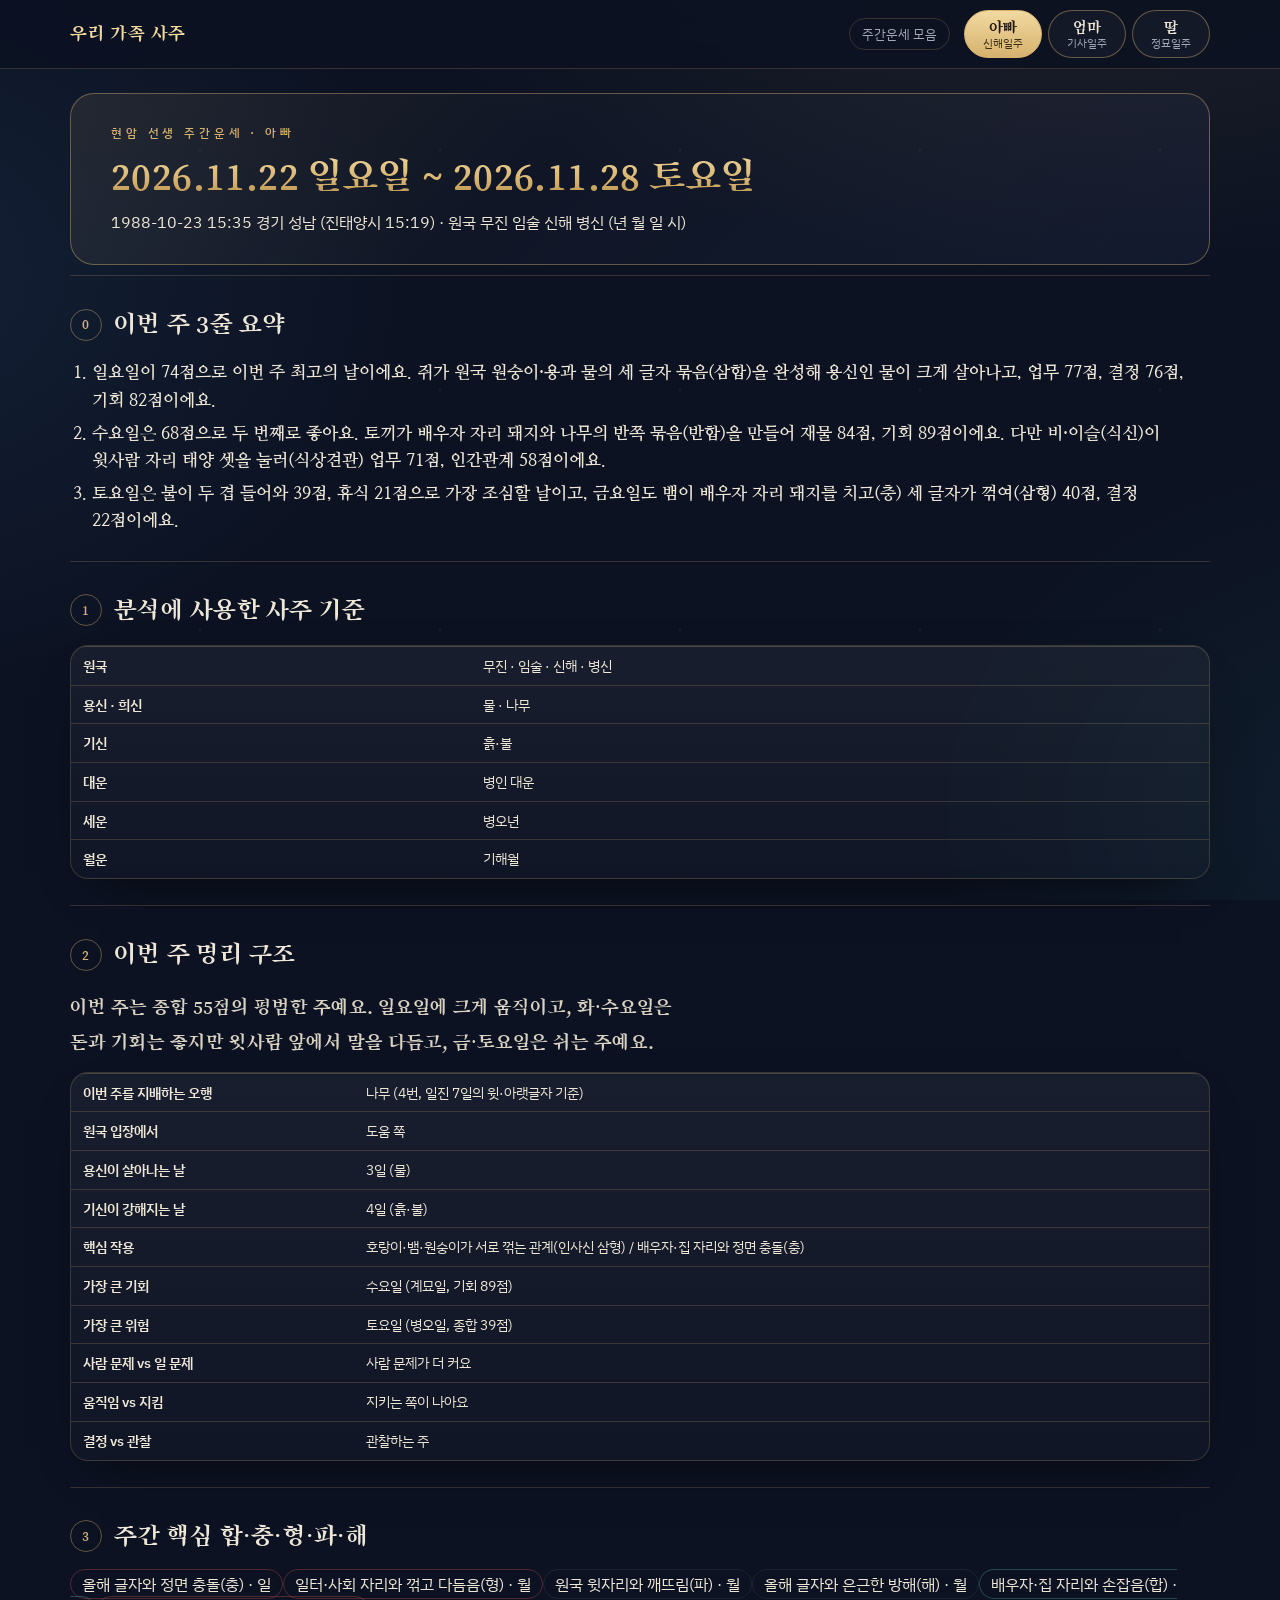
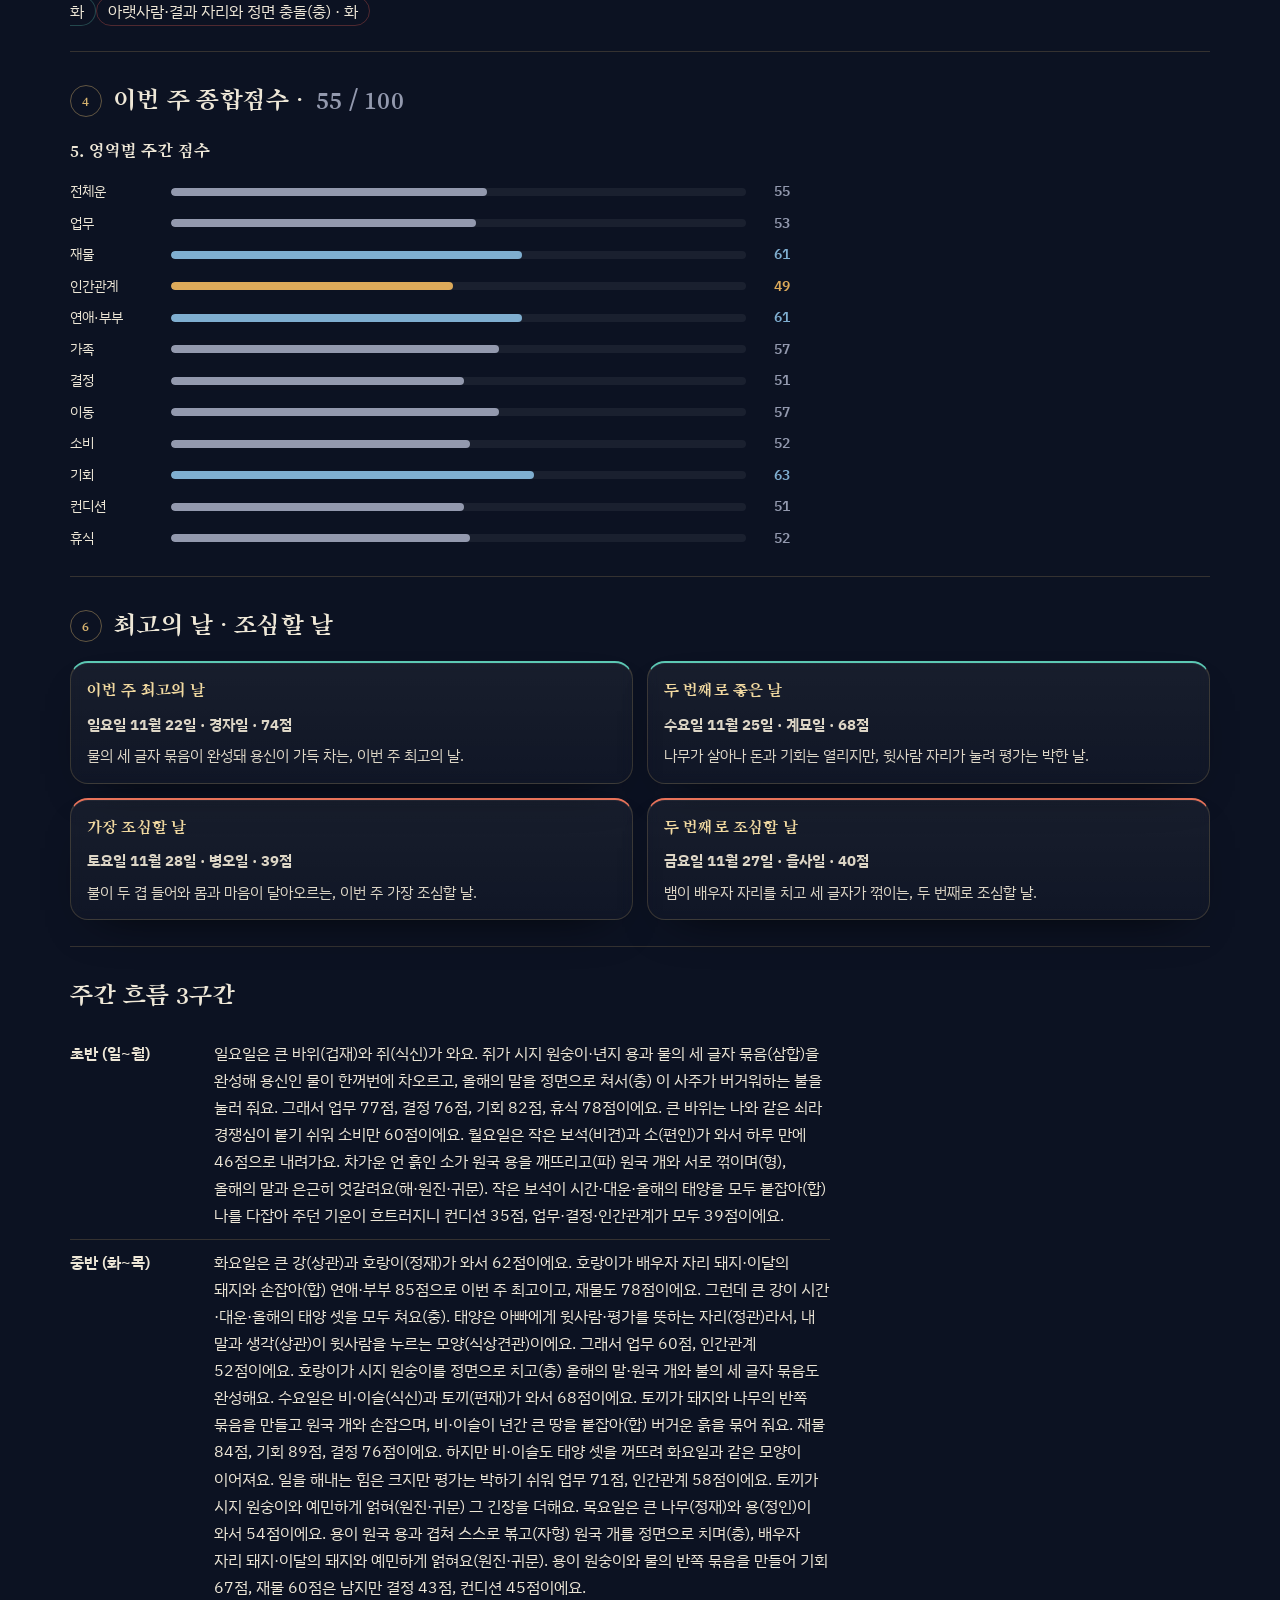
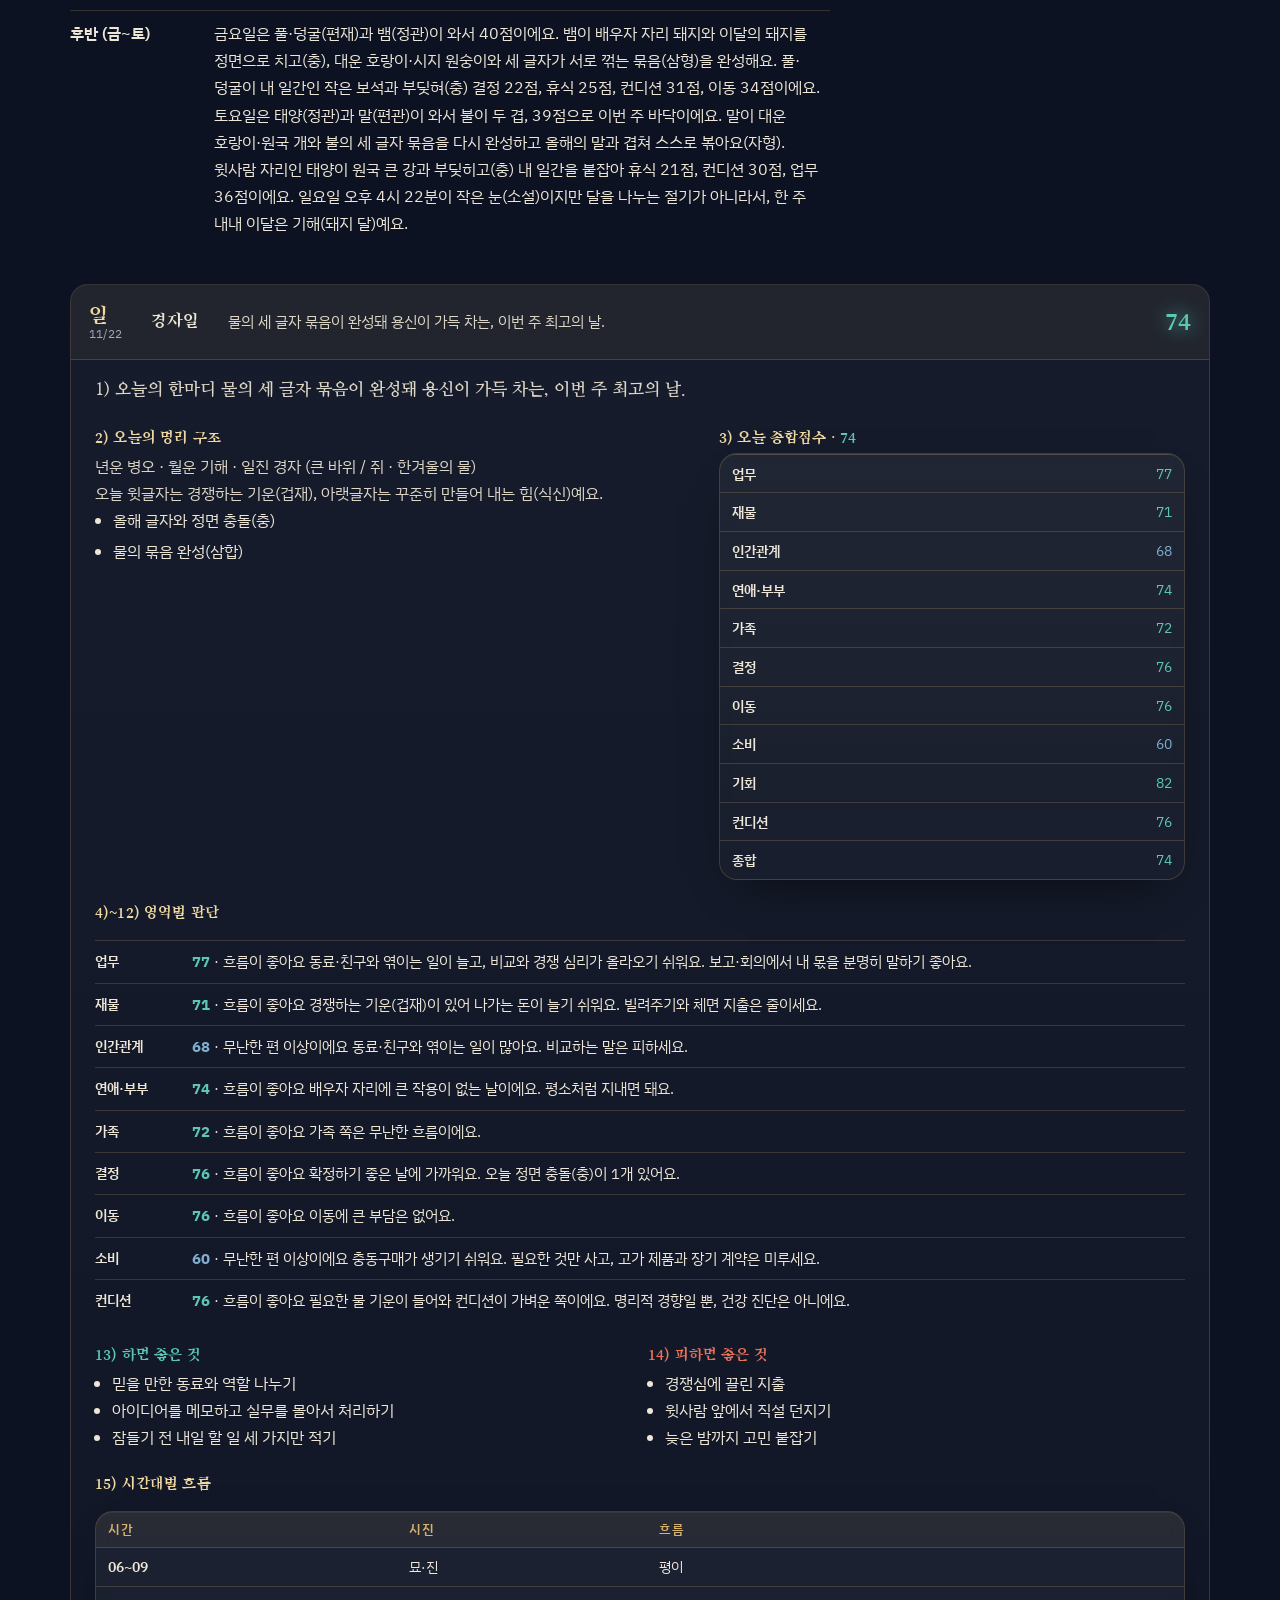
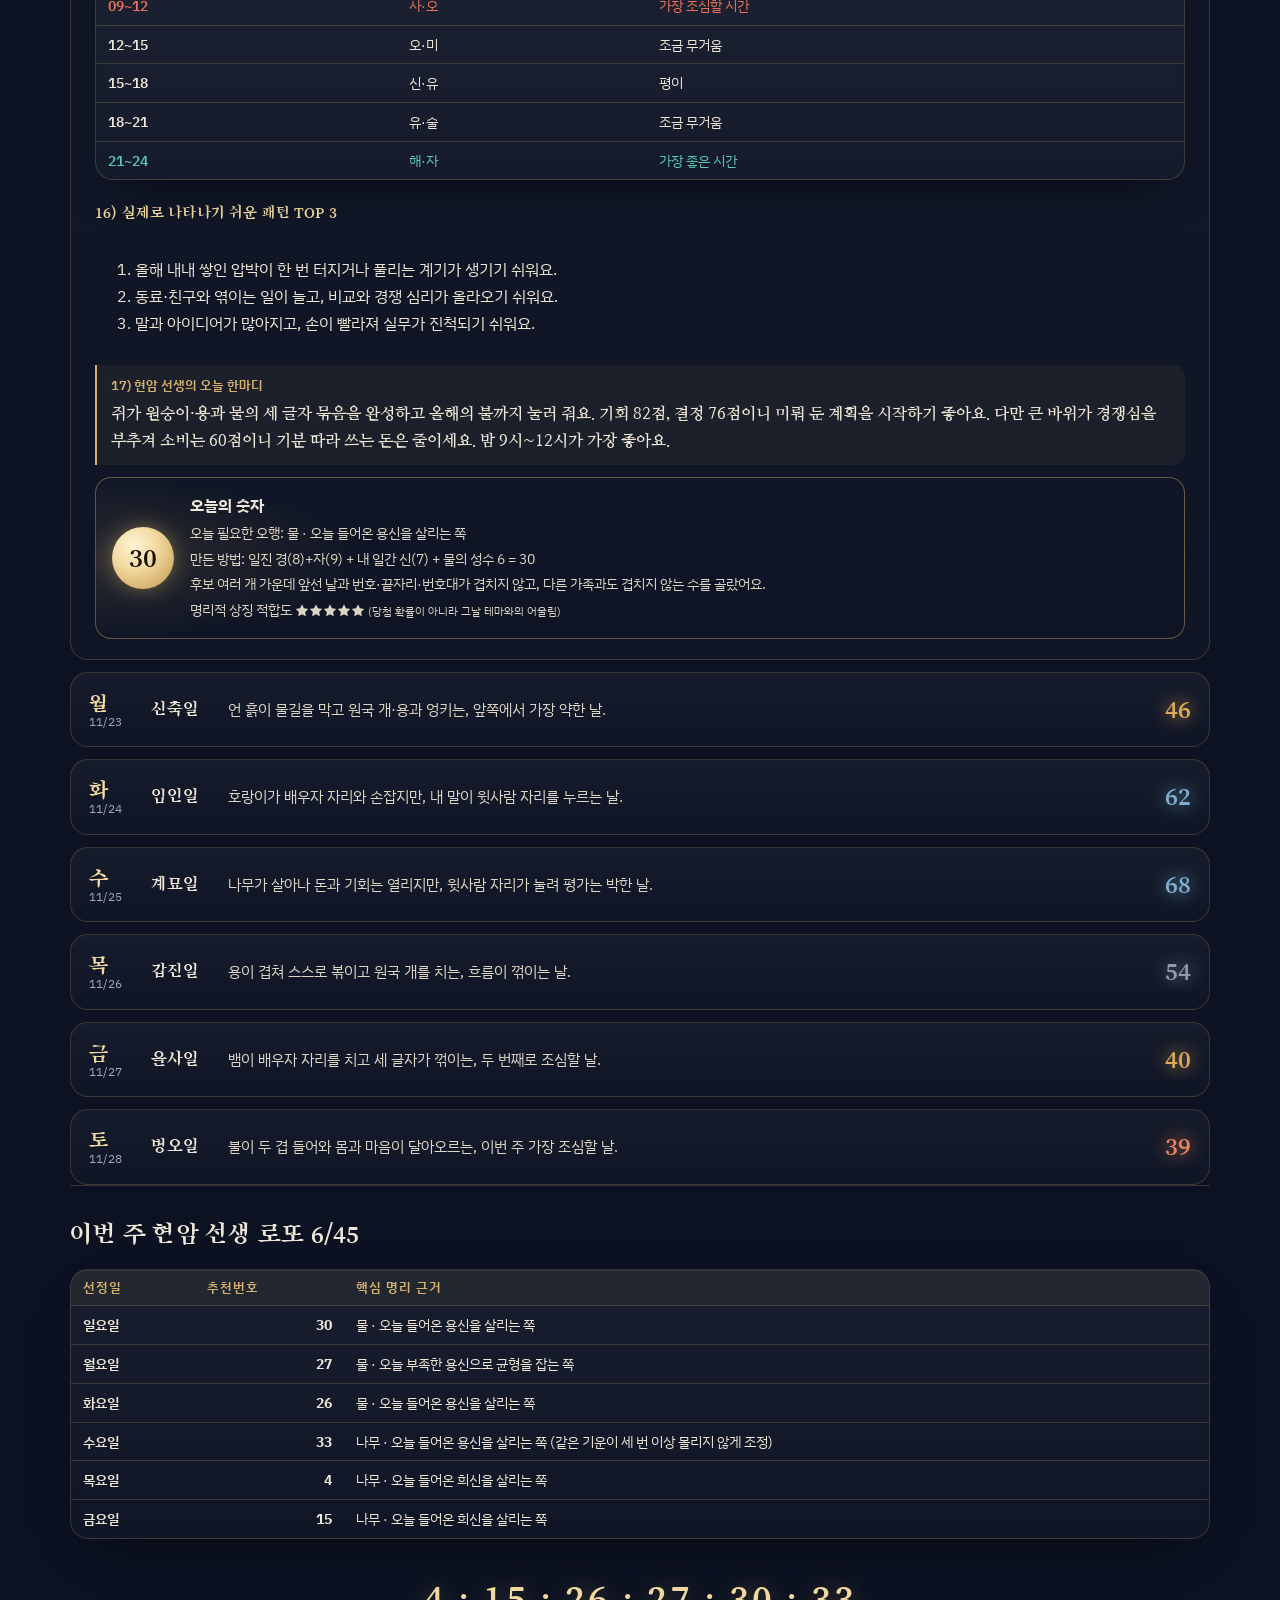
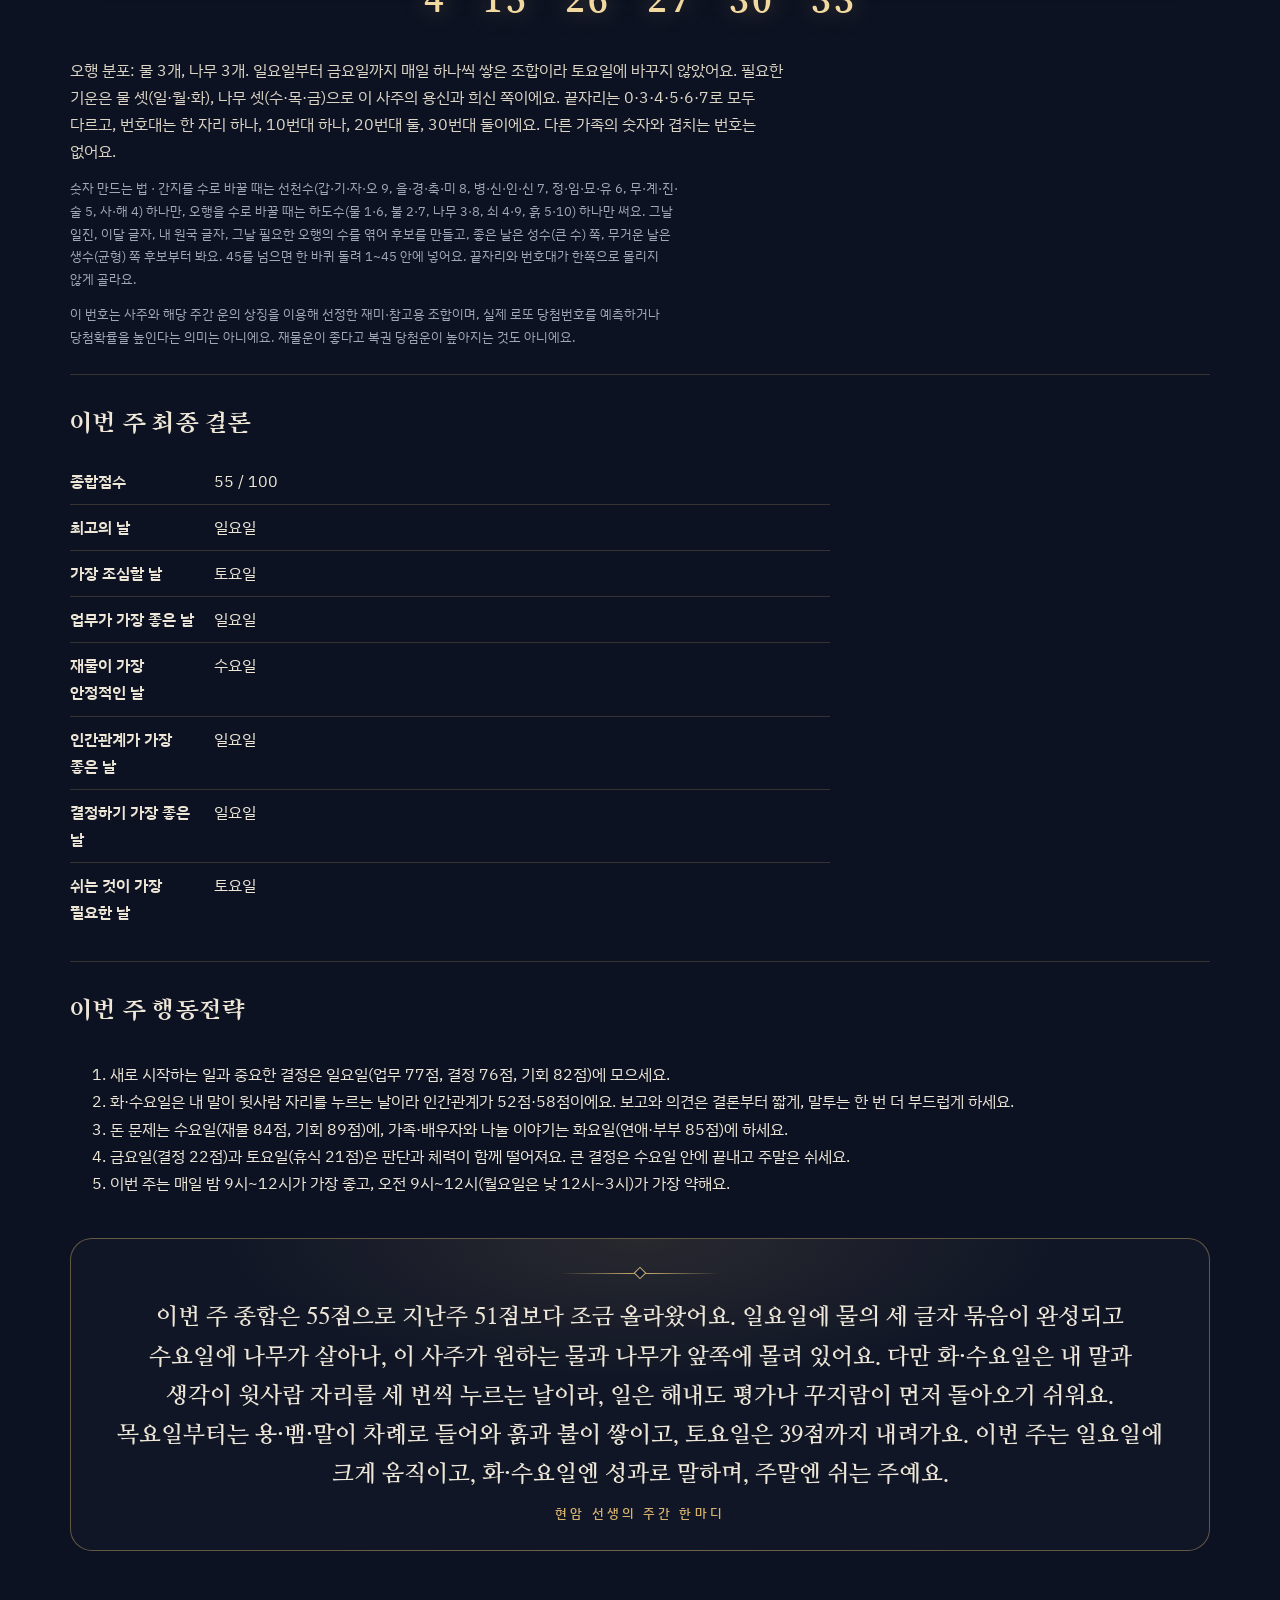
<file: weekly/2026-11-22.html>
<!doctype html>
<html lang="ko"><head><meta charset="utf-8"><meta name="viewport" content="width=device-width, initial-scale=1, viewport-fit=cover"><meta name="robots" content="noindex, nofollow">
<title>현암 선생 주간운세 11월 22일 주</title>
<link rel="preconnect" href="https://fonts.googleapis.com"><link rel="preconnect" href="https://fonts.gstatic.com" crossorigin>
<link rel="stylesheet" href="https://fonts.googleapis.com/css2?family=Song+Myung&family=Nanum+Myeongjo:wght@400;700;800&family=IBM+Plex+Sans+KR:wght@400;500;600&display=swap">
<style>
/* 레이아웃: 밤하늘 먹빛 바탕 위 금박 테두리 카드, 오방색으로 간지를 물들이는 단일 다크 테마 */
:root{
  --paper:#0C1222; --paper2:#121A30; --sheet:rgba(255,255,255,.035); --sheet2:rgba(255,255,255,.06);
  --ink:#EEE7D7; --muted:#A3A7B7; --line:rgba(214,178,110,.20); --line2:rgba(214,178,110,.42);
  --gold:#D6B26E; --gold2:#F1D9A0; --seal:#E8735A; --water:#86C9DA; --water-soft:rgba(134,201,218,.13);
  --g5:#5CC8B4; --g4:#7FAED0; --g3:#9399AE; --g2:#DDAA5A; --g1:#E8845F; --g0:#EC5F4F;
  --chip-good:rgba(92,200,180,.14); --chip-bad:rgba(236,95,79,.15); --chip-mid:rgba(255,255,255,.07);
  --e-wood:#62C795; --e-fire:#F0715A; --e-earth:#E0B25E; --e-metal:#E4E6F0; --e-water:#7C9CF0;
  --display:"Song Myung","Nanum Myeongjo","AppleMyungjo",serif;
  --serif:"Nanum Myeongjo","AppleMyungjo",serif;
  --body:"IBM Plex Sans KR","Apple SD Gothic Neo","Malgun Gothic",sans-serif;
  color-scheme:dark;
}

/* 레이아웃: 왼쪽 고정 목차 + 오른쪽 한 줄 길이 제한 본문. 한지 바탕, 인주(붉은 도장)와 물빛 강조 */
*{box-sizing:border-box}
body{background:var(--paper);color:var(--ink);font-family:var(--body);font-size:15.5px;line-height:1.75;word-break:keep-all}
.wrap{max-width:1180px;margin:0 auto;padding-inline:20px;padding-block:28px 72px}
h1,h2,h3{font-family:var(--display);font-weight:700;text-wrap:balance;margin:0}
.eyebrow{font-size:12px;letter-spacing:.14em;color:var(--muted);font-weight:500}
header.top{display:flex;flex-wrap:wrap;align-items:flex-end;justify-content:space-between;gap:16px;border-bottom:1px solid var(--line);padding-bottom:20px;margin-bottom:28px}
header.top h1{font-size:clamp(28px,5vw,42px);line-height:1.2}
header.top .who{color:var(--muted);font-size:14px}
.seal{display:inline-grid;place-items:center;width:52px;height:52px;border:2px solid var(--seal);color:var(--seal);font-family:var(--display);font-weight:700;font-size:15px;line-height:1.1;text-align:center;border-radius:6px;transform:rotate(-4deg)}
.layout{display:grid;grid-template-columns:220px minmax(0,1fr);gap:40px;align-items:start}
@media (max-width:900px){.layout{grid-template-columns:1fr;gap:20px}}
nav.toc{position:sticky;top:calc(env(safe-area-inset-top,0px) + 16px);max-height:calc(100vh - 32px);overflow-y:auto;font-size:13px;line-height:1.5;padding-right:6px}
nav.toc ol{list-style:none;margin:0;padding:0;display:grid;gap:2px}
nav.toc a{color:var(--muted);text-decoration:none;display:grid;grid-template-columns:2em 1fr;padding:2px 0}
nav.toc a:hover,nav.toc a:focus-visible{color:var(--ink)}
nav.toc a.on{color:var(--seal);font-weight:600}
nav.toc .tt{font-size:12px;letter-spacing:.1em;color:var(--muted);margin-bottom:8px}
@media (max-width:900px){nav.toc{position:static;max-height:none;background:var(--sheet);border:1px solid var(--line);border-radius:4px;padding:12px 14px}
  nav.toc ol{grid-template-columns:repeat(2,minmax(0,1fr));column-gap:12px}}
main{min-width:0;display:grid;gap:0}
section.s{padding-block:30px;border-top:1px solid var(--line);scroll-margin-top:16px;display:grid;gap:14px}
section.s:first-child{border-top:0;padding-top:0}
section.s > h2{font-size:24px;display:flex;gap:12px;align-items:baseline}
section.s > h2 .no{font-family:var(--body);font-size:13px;color:var(--seal);font-weight:600;font-variant-numeric:tabular-nums;min-width:1.8em}
section.s h3{font-size:18px;margin-top:6px}
p{margin:0;max-width:72ch}
.tag{display:inline-block;font-family:var(--body);font-size:11.5px;font-weight:600;letter-spacing:.04em;padding:1px 8px;border-radius:3px;margin-right:6px;vertical-align:2px}
.t-c{background:var(--chip-mid);color:var(--ink)} .t-i{background:var(--water-soft);color:var(--water)} .t-r{background:var(--chip-bad);color:var(--seal)}
.legend{display:flex;flex-wrap:wrap;gap:10px;font-size:13px;color:var(--muted)}
.lead{font-family:var(--display);font-size:clamp(17px,2.2vw,20px);line-height:1.75;max-width:62ch}
.tbl{overflow-x:auto;border:1px solid var(--line);border-radius:4px;background:var(--sheet)}
table{border-collapse:collapse;width:100%;font-size:14px;line-height:1.55}
th,td{padding:8px 12px;text-align:left;vertical-align:top;border-top:1px solid var(--line)}
thead th{border-top:0;font-weight:600;color:var(--muted);font-size:12.5px;letter-spacing:.04em;white-space:nowrap}
tbody th{font-weight:600;white-space:nowrap}
td.num,th.num{font-variant-numeric:tabular-nums;text-align:right;white-space:nowrap}
.pillars{display:grid;grid-template-columns:repeat(4,minmax(0,1fr));gap:8px;max-width:620px}
.pil{background:var(--sheet);border:1px solid var(--line);border-radius:4px;padding:12px 8px;text-align:center;display:grid;gap:4px}
.pil .lab{font-size:12px;color:var(--muted)}
.pil .ch{font-family:var(--display);font-size:clamp(22px,4vw,30px);font-weight:700;line-height:1.15}
.pil .na{font-size:12px;color:var(--muted);line-height:1.35}
.pil .tg{font-size:12px;font-weight:600;color:var(--water)}
.pil.me{border-color:var(--seal)} .pil.me .lab{color:var(--seal)}
.bars{display:grid;gap:8px;max-width:620px}
.bar{display:grid;grid-template-columns:4.5em minmax(0,1fr) 6.5em;gap:10px;align-items:center;font-size:14px}
.bar .tr{height:10px;background:var(--chip-mid);border-radius:2px;overflow:hidden}
.bar .fl{height:100%;border-radius:2px}
.bar .lv{font-size:13px;color:var(--muted)}
.cards{display:grid;grid-template-columns:repeat(2,minmax(0,1fr));gap:14px}
@media (max-width:700px){.cards{grid-template-columns:1fr}}
.card{min-width:0;background:var(--sheet);border:1px solid var(--line);border-radius:4px;padding:14px 16px;display:grid;gap:6px;font-size:14.5px}
.card h4{margin:0;font-family:var(--display);font-size:16.5px}
.card dl{margin:0;display:grid;gap:4px}
.card dl div{display:grid;grid-template-columns:6.5em minmax(0,1fr);gap:8px}
.card dt{color:var(--muted);font-size:13px}
.card dd{margin:0}
.card.good{border-top:3px solid var(--water)} .card.bad{border-top:3px solid var(--seal)}
ul.plain{margin:0;padding-left:1.15em;display:grid;gap:4px;max-width:72ch}
.pair{display:grid;grid-template-columns:minmax(0,1fr);gap:0;max-width:76ch}
.pair div{display:grid;grid-template-columns:8.5em minmax(0,1fr);gap:12px;padding:9px 0;border-top:1px solid var(--line)}
.pair div:first-child{border-top:0}
.pair b{font-weight:600}
@media (max-width:520px){.pair div,.card dl div{grid-template-columns:1fr;gap:2px}}
.lv-s{color:var(--water);font-weight:600} .lv-m{color:var(--muted);font-weight:600} .lv-w{color:var(--seal);font-weight:600}
.score{font-variant-numeric:tabular-nums;font-weight:600}
.saying{font-family:var(--display);font-size:clamp(19px,2.6vw,23px);line-height:1.7;border-left:3px solid var(--seal);padding-left:18px;max-width:56ch;margin:0}
.saying small{display:block;font-family:var(--body);font-size:13px;color:var(--muted);margin-top:8px}
.note{font-size:13px;color:var(--muted);max-width:76ch}
a{color:var(--water)}
a:focus-visible{outline:2px solid var(--water);outline-offset:2px}

/* ===== 사주 홈페이지 테마 덧씌움 ===== */
html{background:var(--paper)}
body{background-color:var(--paper);color:var(--ink);
  background-image:
    radial-gradient(1200px 600px at 85% -10%, rgba(214,178,110,.10), transparent 60%),
    radial-gradient(900px 700px at -10% 30%, rgba(60,110,160,.16), transparent 60%),
    radial-gradient(800px 600px at 110% 90%, rgba(40,120,120,.12), transparent 60%),
    radial-gradient(1.2px 1.2px at 20px 30px, rgba(255,255,255,.55), transparent 60%),
    radial-gradient(1px 1px at 120px 80px, rgba(255,255,255,.35), transparent 60%),
    radial-gradient(1.4px 1.4px at 200px 150px, rgba(241,217,160,.45), transparent 60%),
    radial-gradient(1px 1px at 60px 190px, rgba(255,255,255,.3), transparent 60%);
  background-size:auto,auto,auto,240px 240px,240px 240px,240px 240px,240px 240px;
  background-attachment:fixed}
::selection{background:rgba(214,178,110,.35)}
a{color:var(--gold2)}
h1,h2,h3,h4{font-family:var(--display);font-weight:400;letter-spacing:.01em}
.eyebrow{color:var(--gold);letter-spacing:.32em;font-size:12px}

/* 머리글: 금박 테두리 히어로 */
header.top{position:relative;overflow:hidden;border:1px solid var(--line2);border-radius:24px;padding:clamp(24px,4vw,44px);
  background:linear-gradient(135deg,rgba(214,178,110,.10),rgba(255,255,255,.02) 40%,rgba(124,156,240,.06));
  box-shadow:0 30px 80px -40px rgba(0,0,0,.8), inset 0 1px 0 rgba(255,255,255,.06);align-items:center;margin-bottom:8px}
header.top::before{content:"";position:absolute;inset:10px;border:1px solid var(--line);border-radius:16px;pointer-events:none}
header.top > div:first-child{position:relative;z-index:1;display:grid;gap:10px;min-width:0;flex:1 1 320px}
header.top h1{font-size:clamp(30px,5.4vw,52px);line-height:1.2;
  background:linear-gradient(180deg,var(--gold2),var(--gold) 60%,#B08A48);-webkit-background-clip:text;background-clip:text;color:transparent}
header.top .who{color:var(--muted);font-size:13.5px;line-height:1.7}
.wheel{position:relative;z-index:1;width:clamp(130px,22vw,200px);aspect-ratio:1;max-width:100%;flex:0 0 auto}
.wheel svg{width:100%;height:100%;overflow:visible}
.wheel .spin{transform-origin:100px 100px;animation:spin 160s linear infinite}
.wheel .spin2{transform-origin:100px 100px;animation:spin 90s linear infinite reverse}
@keyframes spin{to{transform:rotate(360deg)}}
@keyframes rise{from{opacity:.0;transform:translateY(10px)}to{opacity:1;transform:none}}
header.top > div:first-child{animation:rise .9s ease-out both}
@media (prefers-reduced-motion:reduce){.wheel .spin,.wheel .spin2,header.top > div:first-child{animation:none}}

/* 섹션 제목 */
section > h2, section.s > h2{font-size:clamp(24px,3.2vw,30px);color:var(--ink);display:flex;align-items:center;gap:14px}
section > h2::before{content:"";width:9px;height:9px;flex:0 0 auto;transform:rotate(45deg);border:1px solid var(--gold);background:rgba(214,178,110,.25)}
section.s > h2::before{display:none}
section.s > h2 .no{display:inline-grid;place-items:center;min-width:34px;height:34px;border:1px solid var(--line2);border-radius:50%;color:var(--gold);font-family:var(--display);font-size:15px;font-weight:400}
section.s{border-top:1px solid var(--line)}
.lead{color:#D9D2C2}
p{color:#DDD6C6}

/* 공통 판넬 */
.panel,.pil,.chartbox,.tbl,.card,.dw,.cell{border-color:var(--line)!important}
.panel,.chartbox,.tbl,.card,.dw{background:linear-gradient(180deg,rgba(255,255,255,.05),rgba(255,255,255,.02));border:1px solid var(--line);border-radius:18px;
  box-shadow:0 20px 50px -30px rgba(0,0,0,.9), inset 0 1px 0 rgba(255,255,255,.05);backdrop-filter:blur(6px)}
.chartbox{padding:18px 14px 8px}

/* 원국 기둥: 오방색 타일 */
.pillars{gap:10px}
.pil{border-radius:18px;padding:16px 8px 14px;background:linear-gradient(180deg,rgba(255,255,255,.06),rgba(255,255,255,.015));border:1px solid var(--line);gap:6px}
.pil .lab{color:var(--gold);letter-spacing:.12em}
.pil .ch{font-family:var(--display);font-size:clamp(30px,5vw,42px);font-weight:400;width:1.6em;height:1.6em;display:grid;place-items:center;margin:2px auto;border-radius:14px;
  background:radial-gradient(circle at 30% 25%,rgba(255,255,255,.12),rgba(255,255,255,.02));border:1px solid rgba(255,255,255,.08)}
.pil .na{color:var(--muted)}
.pil .tg{color:var(--gold2);font-weight:500}
.pil.me{border-color:var(--gold)!important;box-shadow:0 0 0 1px rgba(214,178,110,.35),0 0 40px -10px rgba(214,178,110,.45)}
.pil.me .lab{color:var(--gold2)}
[data-el="wood"]{color:var(--e-wood)!important} [data-el="fire"]{color:var(--e-fire)!important} [data-el="earth"]{color:var(--e-earth)!important}
[data-el="metal"]{color:var(--e-metal)!important} [data-el="water"]{color:var(--e-water)!important}
.pil .ch[data-el]{text-shadow:0 0 18px currentColor}
.pil .ch[data-el="wood"]{border-color:rgba(98,199,149,.35)} .pil .ch[data-el="fire"]{border-color:rgba(240,113,90,.35)}
.pil .ch[data-el="earth"]{border-color:rgba(224,178,94,.35)} .pil .ch[data-el="metal"]{border-color:rgba(228,230,240,.35)} .pil .ch[data-el="water"]{border-color:rgba(124,156,240,.35)}

/* 칩·태그 */
.chip{border-radius:999px;padding:3px 11px;border:1px solid rgba(255,255,255,.07);color:var(--ink)}
.chip.good{border-color:rgba(92,200,180,.3)} .chip.bad{border-color:rgba(236,95,79,.3)}
.med{border:1px solid rgba(255,255,255,.08)} .med.w{color:var(--g5)} .med.b{color:var(--seal)}
.tag{border-radius:999px}
.t-c{background:rgba(255,255,255,.08);color:var(--ink)} .t-i{background:rgba(134,201,218,.14);color:var(--water)} .t-r{background:rgba(232,115,90,.15);color:var(--seal)}

/* 표 */
table{color:var(--ink)}
thead th{color:var(--gold);letter-spacing:.08em;background:rgba(214,178,110,.06)}
th,td{border-top:1px solid var(--line)}
tbody tr:hover td,tbody tr:hover th{background:rgba(255,255,255,.025)}
table.calc th{color:var(--gold)}

/* 점수 숫자 */
.score .n,.meta .sc .n,.yc .n,.score .n{font-family:var(--display);font-weight:400;text-shadow:0 0 24px currentColor}
.ok{color:var(--g5);font-family:var(--display);font-weight:400;font-size:22px}
.ok::before{content:"";width:22px;height:22px;border-radius:50%;border:1px solid var(--g5);background:radial-gradient(circle,rgba(92,200,180,.5),transparent 70%)}

/* 일진 달력 */
.tab{border-color:var(--line2);color:var(--ink);background:transparent;font-family:var(--display);font-size:15px;padding:6px 18px}
.tab[aria-selected="true"]{background:linear-gradient(180deg,var(--gold2),var(--gold));color:#1A1408;border-color:var(--gold)}
.dow{color:var(--gold)} .dow.sun{color:var(--seal)}
.cell{border-radius:12px;background:rgba(255,255,255,.035);border:1px solid var(--line);transition:transform .15s ease,background .15s ease}
.cell:not(.out):not(.empty):hover{transform:translateY(-2px);background:rgba(214,178,110,.08)}
.cell .gz{font-family:var(--display);font-size:13px}
.cell .bar{height:4px;border-radius:99px;box-shadow:0 0 10px currentColor}
.cell[aria-pressed="true"]{outline:none;border-color:var(--gold)!important;box-shadow:0 0 0 1px var(--gold),0 0 24px -6px rgba(214,178,110,.6);background:rgba(214,178,110,.10)}
.cell.today .dn::after{color:var(--gold2)}
.cell .jq{color:var(--gold2)}
.panel{padding:26px clamp(18px,3vw,32px)}
.ph .gzbig{font-family:var(--display);font-weight:400;font-size:36px}
.panel h3{font-family:var(--serif);font-weight:800;font-size:21px;color:var(--gold2)}
.glyph{border-left-width:2px}
.navrow button,.mnav button{border-color:var(--line2);color:var(--ink);background:rgba(255,255,255,.03)}
.navrow button:hover,.mnav button:hover{border-color:var(--gold);color:var(--gold2)}
.mnav{background:rgba(12,18,34,.82);backdrop-filter:blur(10px);border-bottom:1px solid var(--line)}
.mnav .yr{color:var(--gold)}

/* 월운·대운 카드 */
.mcard,.yc{border-top-width:2px;padding:18px;border-radius:18px;background:linear-gradient(180deg,rgba(255,255,255,.05),rgba(255,255,255,.015));border-left:1px solid var(--line);border-right:1px solid var(--line);border-bottom:1px solid var(--line)}
.month{border-top:1px solid var(--line);padding-block:34px}
.meta .gzb{font-family:var(--display);font-weight:400;font-size:46px}
.meta .lab{color:var(--gold);letter-spacing:.12em}
.body h3,.mcard h3,.yc h3{color:var(--gold2)}
.body h3{font-family:var(--serif);font-weight:800}
.strip div{background:rgba(255,255,255,.04);border-radius:8px}
.past{background:rgba(214,178,110,.12);color:var(--gold2);border:1px solid var(--line2)}
.doms div.plan dt{color:var(--gold2)}
.dlink{color:var(--water)} .dlink.bad{color:var(--seal)}

/* 원국 리포트 */
nav.toc a{color:var(--muted)} nav.toc a.on{color:var(--gold2)} nav.toc .tt{color:var(--gold)}
.card.good{border-top:2px solid var(--g5)!important} .card.bad{border-top:2px solid var(--seal)!important}
.card h4{color:var(--gold2)}
.bar .tr{background:rgba(255,255,255,.06);border-radius:99px;height:8px}
.bar .fl{border-radius:99px;box-shadow:0 0 14px currentColor}
.lv-s{color:var(--g5)} .lv-w{color:var(--seal)} .lv-m{color:var(--muted)}

/* 한마디 */
.saying{position:relative;border:1px solid var(--line2);border-left:1px solid var(--line2);border-radius:22px;padding:34px clamp(22px,4vw,46px) 26px;max-width:none;
  background:radial-gradient(600px 200px at 50% 0%,rgba(214,178,110,.12),transparent 70%),rgba(255,255,255,.02);
  font-family:var(--serif);font-weight:700;color:var(--ink);text-align:center}
.saying::before{content:"";display:block;width:160px;height:1px;margin:0 auto 24px;background:linear-gradient(90deg,transparent,var(--gold),transparent)}
.saying::after{content:"";position:absolute;top:34px;left:50%;width:7px;height:7px;transform:translate(-50%,-50%) rotate(45deg);background:var(--paper2);border:1px solid var(--gold)}
.saying small{color:var(--gold);letter-spacing:.24em;font-weight:500}
.notes,.note{color:var(--muted)}
.notes a,.note a{color:var(--gold2)}

.trio{display:grid;grid-template-columns:repeat(3,minmax(0,1fr));gap:18px}
@media (max-width:960px){.trio{grid-template-columns:1fr}}
.person{min-width:0;display:grid;gap:12px;padding:20px 16px;border:1px solid var(--line);border-radius:20px;background:linear-gradient(180deg,rgba(255,255,255,.05),rgba(255,255,255,.015))}
.person .who2{display:flex;justify-content:space-between;align-items:baseline;gap:8px}
.person .who2 h3{font-size:24px}
.person .who2 span{font-size:12.5px;color:var(--muted)}
.person .pillars{grid-template-columns:repeat(4,minmax(0,1fr));max-width:none;gap:6px}
.person .pil{padding:10px 4px;border-radius:14px}
.person .pil .ch{font-size:clamp(24px,3.4vw,32px)}
.person .pil .na{font-size:11px}
.person .ess{font-family:var(--serif);font-weight:700;font-size:16px;line-height:1.6}
.kv{display:grid;gap:6px;font-size:13.5px}
.kv div{display:grid;grid-template-columns:4.6em minmax(0,1fr);gap:8px}
.kv dt{color:var(--gold)} .kv dd{margin:0}
.kv{margin:0}
.triad{background:linear-gradient(180deg,rgba(255,255,255,.04),rgba(255,255,255,.01));border:1px solid var(--line);border-radius:22px;padding:10px;overflow-x:auto}
.triad svg{display:block;width:100%;min-width:560px;height:auto}
.mbars{display:grid;gap:8px;max-width:640px}
.mbar{display:grid;grid-template-columns:3em minmax(0,1fr) 5.5em;gap:10px;align-items:center;font-size:14px}
.mbar .tr{display:flex;height:12px;border-radius:99px;overflow:hidden;background:rgba(255,255,255,.05)}
.mbar .tr span{height:100%}
.mbar .ct{font-size:12.5px;color:var(--muted);font-variant-numeric:tabular-nums}
.keys{display:flex;flex-wrap:wrap;gap:14px;font-size:12.5px;color:var(--muted)}
.keys i{display:inline-block;width:12px;height:12px;border-radius:3px;margin-right:6px;vertical-align:-2px}
.match{display:grid;grid-template-columns:minmax(0,300px) minmax(0,1fr);gap:28px;align-items:start}
@media (max-width:880px){.match{grid-template-columns:1fr}}
.dial{display:grid;place-items:center;gap:6px;padding:22px;border:1px solid var(--line);border-radius:22px;background:radial-gradient(circle at 50% 40%,rgba(214,178,110,.12),transparent 70%)}
.dial svg{width:170px;height:170px}
.dial .nm{font-family:var(--display);font-size:20px;color:var(--gold2)}
.dial .sub{font-size:13px;color:var(--muted);text-align:center}
.areas{display:grid;gap:7px}
.area{display:grid;grid-template-columns:7.5em minmax(0,1fr) 2.4em;gap:10px;align-items:center;font-size:13.5px}
.area .tr{height:8px;border-radius:99px;background:rgba(255,255,255,.06);overflow:hidden}
.area .fl{height:100%;border-radius:99px}
.area b{font-variant-numeric:tabular-nums;text-align:right;font-weight:600}
.flow{overflow-x:auto;border:1px solid var(--line);border-radius:18px}
.famnav{position:sticky;top:env(safe-area-inset-top,0px);z-index:20;background:rgba(12,18,34,.88);backdrop-filter:blur(12px);border-bottom:1px solid var(--line)}
.famnav .in{max-width:1180px;margin:0 auto;padding:10px 20px;display:flex;align-items:center;gap:14px;flex-wrap:wrap}
.famnav .brand{font-family:var(--display);color:var(--gold2);font-size:19px;margin-right:auto;letter-spacing:.04em}
.famnav [role=tablist]{display:flex;gap:6px;flex-wrap:wrap}
.famnav button{font:inherit;cursor:pointer;display:grid;gap:0;text-align:center;padding:6px 18px;border-radius:999px;border:1px solid var(--line2);background:rgba(255,255,255,.03);color:var(--ink);line-height:1.25}
.famnav button b{font-family:var(--display);font-weight:400;font-size:16px}
.famnav button small{font-size:11px;color:var(--muted)}
.famnav button[aria-selected=true]{background:linear-gradient(180deg,var(--gold2),var(--gold));border-color:var(--gold);color:#1A1408}
.famnav button[aria-selected=true] small{color:#3A2E14}
.famnav button:focus-visible{outline:2px solid var(--water);outline-offset:2px}
nav.toc{top:calc(env(safe-area-inset-top,0px) + 76px)!important;max-height:calc(100vh - 96px)!important}
section.s{scroll-margin-top:84px}
@media (max-width:600px){.famnav .brand{width:100%}.famnav button{padding:5px 14px}}

body{margin:0;font-family:var(--body)}img{max-width:100%}[hidden]{display:none!important}
/* ===== 주간운세 ===== */
.famnav .back{color:var(--muted);text-decoration:none;font-size:13px;border:1px solid var(--line);border-radius:999px;padding:4px 12px}
.famnav .back:hover{color:var(--gold2);border-color:var(--gold)}
.famnav a.brand{text-decoration:none}
.wrap{display:grid;gap:0;padding-block:24px 72px}
.wk-head{display:grid;gap:8px;padding:28px clamp(18px,4vw,40px);border:1px solid var(--line2);border-radius:24px;margin-bottom:10px;
  background:linear-gradient(135deg,rgba(214,178,110,.10),rgba(255,255,255,.02) 40%,rgba(124,156,240,.06))}
.wk-head h1{font-size:clamp(24px,4.4vw,40px);background:linear-gradient(180deg,var(--gold2),var(--gold) 60%,#B08A48);-webkit-background-clip:text;background-clip:text;color:transparent;line-height:1.25}
section.wk{padding-block:26px;border-top:1px solid var(--line);display:grid;gap:12px}
section.wk > h2{font-size:clamp(21px,3vw,26px);display:flex;gap:12px;align-items:center}
section.wk > h2 .no{display:inline-grid;place-items:center;min-width:32px;height:32px;border:1px solid var(--line2);border-radius:50%;color:var(--gold);font-family:var(--display);font-size:14px}
section.wk > h2::before{display:none}
.sum3{margin:0;padding-left:1.3em;display:grid;gap:6px;font-family:var(--serif);font-weight:700;font-size:17px;line-height:1.6}
.areas{display:grid;gap:7px;max-width:720px}
.area{display:grid;grid-template-columns:6.5em minmax(0,1fr) 2.4em;gap:10px;align-items:center;font-size:14px}
.area .tr{height:8px;border-radius:99px;background:rgba(255,255,255,.06);overflow:hidden}
.area .fl{height:100%;border-radius:99px}
.area b{font-variant-numeric:tabular-nums;text-align:right}
details.day{border:1px solid var(--line);border-radius:18px;margin-top:12px;background:linear-gradient(180deg,rgba(255,255,255,.045),rgba(255,255,255,.015));overflow:hidden}
details.day > summary{list-style:none;cursor:pointer;display:grid;grid-template-columns:3.2em 4.2em minmax(0,1fr) 2.6em;gap:12px;align-items:center;padding:14px 18px}
details.day > summary::-webkit-details-marker{display:none}
details.day[open] > summary{border-bottom:1px solid var(--line);background:rgba(214,178,110,.06)}
.dl{display:grid;line-height:1.1}.dl b{font-family:var(--display);font-size:22px;font-weight:400;color:var(--gold2)}.dl small{color:var(--muted);font-size:12px}
.dg{font-family:var(--display);font-size:18px}
.dh{font-size:14.5px;color:#DDD6C6;min-width:0}
.ds{font-family:var(--display);font-size:26px;text-align:right;text-shadow:0 0 18px currentColor}
.dbody{padding:16px clamp(14px,3vw,24px) 20px;display:grid;gap:12px}
.dbody h4{margin:6px 0 2px;font-family:var(--display);font-weight:400;font-size:16px;color:var(--gold2)}
.dkey{font-family:var(--serif);font-weight:700;font-size:16.5px}
.dgrid{display:grid;grid-template-columns:minmax(0,1.3fr) minmax(0,1fr);gap:18px}
@media (max-width:760px){.dgrid{grid-template-columns:1fr}details.day > summary{grid-template-columns:2.8em 3.8em minmax(0,1fr) 2.4em;gap:8px;padding:12px}}
.doms{display:grid;margin:0}
.doms div{display:grid;grid-template-columns:5.6em minmax(0,1fr);gap:10px;padding:8px 0;border-top:1px solid var(--line)}
.doms dt{font-weight:600;font-size:14px}.doms dd{margin:0;font-size:14.5px}
.todo{display:grid;grid-template-columns:1fr 1fr;gap:16px}
@media (max-width:520px){.todo{grid-template-columns:1fr}}
.todo ul{margin:0;padding-left:1.1em}
.todo .y h4{color:var(--g5)}.todo .n h4{color:var(--seal)}
tr.best th,tr.best td{color:var(--g5)} tr.worst th,tr.worst td{color:var(--seal)}
.dsay{margin:0;border-left:2px solid var(--gold);padding:10px 14px;background:rgba(214,178,110,.06);border-radius:0 12px 12px 0;font-family:var(--serif);font-weight:700}
.dsay b{display:block;font-family:var(--body);font-size:12.5px;color:var(--gold);font-weight:600;margin-bottom:4px}
.lotto{display:grid;grid-template-columns:auto minmax(0,1fr);gap:16px;align-items:center;border:1px solid var(--line2);border-radius:16px;padding:14px 16px;background:radial-gradient(400px 120px at 0% 50%,rgba(214,178,110,.14),transparent 70%)}
.lotto p{margin:2px 0;font-size:13.5px}
.ball{width:62px;height:62px;border-radius:50%;display:grid;place-items:center;font-family:var(--display);font-size:28px;color:#1A1408;
  background:radial-gradient(circle at 35% 30%,#FFF4D6,var(--gold2) 40%,var(--gold) 75%,#9C7A3C);box-shadow:0 0 24px -4px rgba(214,178,110,.7)}
.final{font-family:var(--display);font-size:clamp(28px,5vw,40px);color:var(--gold2);text-align:center;letter-spacing:.06em;padding:12px;text-shadow:0 0 24px rgba(214,178,110,.4)}
.wklist{display:grid;gap:10px;margin-top:14px}
.wkitem{display:flex;flex-wrap:wrap;justify-content:space-between;gap:10px;align-items:center;padding:16px 18px;border:1px solid var(--line);border-radius:16px;text-decoration:none;color:var(--ink);background:rgba(255,255,255,.035)}
.wkitem:hover{border-color:var(--gold);background:rgba(214,178,110,.08)}
.wr{font-family:var(--display);font-size:18px;color:var(--gold2)}
.wp{display:flex;gap:14px}.ps{display:flex;gap:6px;align-items:baseline;font-size:13px}.ps i{font-style:normal;font-family:var(--display);font-size:18px}
</style></head><body>
<nav class="famnav" aria-label="가족 선택"><div class="in"><a class="brand" href="../index.html">우리 가족 사주</a><a class="back" href="index.html">주간운세 모음</a><div role="tablist"><button role="tab" data-key="dad" aria-selected="true"><b>아빠</b><small>신해일주</small></button><button role="tab" data-key="mom" aria-selected="false"><b>엄마</b><small>기사일주</small></button><button role="tab" data-key="daughter" aria-selected="false"><b>딸</b><small>정묘일주</small></button></div></div></nav>
<div class="person-pane" data-key="dad"><div class="wrap"><header class="wk-head"><div class="eyebrow">현암 선생 주간운세 · 아빠</div><h1>2026.11.22 일요일 ~ 2026.11.28 토요일</h1><div class="who">1988-10-23 15:35 경기 성남 (진태양시 15:19) · 원국 무진 임술 신해 병신 (년 월 일 시)</div></header>
<section class="wk"><h2><span class="no">0</span>이번 주 3줄 요약</h2><ol class="sum3"><li>일요일이 74점으로 이번 주 최고의 날이에요. 쥐가 원국 원숭이·용과 물의 세 글자 묶음(삼합)을 완성해 용신인 물이 크게 살아나고, 업무 77점, 결정 76점, 기회 82점이에요.</li><li>수요일은 68점으로 두 번째로 좋아요. 토끼가 배우자 자리 돼지와 나무의 반쪽 묶음(반합)을 만들어 재물 84점, 기회 89점이에요. 다만 비·이슬(식신)이 윗사람 자리 태양 셋을 눌러(식상견관) 업무 71점, 인간관계 58점이에요.</li><li>토요일은 불이 두 겹 들어와 39점, 휴식 21점으로 가장 조심할 날이고, 금요일도 뱀이 배우자 자리 돼지를 치고(충) 세 글자가 꺾여(삼형) 40점, 결정 22점이에요.</li></ol></section>
<section class="wk"><h2><span class="no">1</span>분석에 사용한 사주 기준</h2><div class="tbl"><table><tbody><tr><th>원국</th><td>무진 · 임술 · 신해 · 병신</td></tr><tr><th>용신 · 희신</th><td>물 · 나무</td></tr><tr><th>기신</th><td>흙·불</td></tr><tr><th>대운</th><td>병인 대운</td></tr><tr><th>세운</th><td>병오년</td></tr><tr><th>월운</th><td>기해월</td></tr></tbody></table></div></section>
<section class="wk"><h2><span class="no">2</span>이번 주 명리 구조</h2><p class="lead">이번 주는 종합 55점의 평범한 주예요. 일요일에 크게 움직이고, 화·수요일은 돈과 기회는 좋지만 윗사람 앞에서 말을 다듬고, 금·토요일은 쉬는 주예요.</p><div class="tbl"><table><tbody><tr><th>이번 주를 지배하는 오행</th><td>나무 (4번, 일진 7일의 윗·아랫글자 기준)</td></tr><tr><th>원국 입장에서</th><td>도움 쪽</td></tr><tr><th>용신이 살아나는 날</th><td>3일 (물)</td></tr><tr><th>기신이 강해지는 날</th><td>4일 (흙·불)</td></tr><tr><th>핵심 작용</th><td>호랑이·뱀·원숭이가 서로 꺾는 관계(인사신 삼형) / 배우자·집 자리와 정면 충돌(충)</td></tr><tr><th>가장 큰 기회</th><td>수요일 (계묘일, 기회 89점)</td></tr><tr><th>가장 큰 위험</th><td>토요일 (병오일, 종합 39점)</td></tr><tr><th>사람 문제 vs 일 문제</th><td>사람 문제가 더 커요</td></tr><tr><th>움직임 vs 지킴</th><td>지키는 쪽이 나아요</td></tr><tr><th>결정 vs 관찰</th><td>관찰하는 주</td></tr></tbody></table></div></section>
<section class="wk"><h2><span class="no">3</span>주간 핵심 합·충·형·파·해</h2><div class="chips"><span class="chip bad">올해 글자와 정면 충돌(충) · 일</span><span class="chip bad">일터·사회 자리와 꺾고 다듬음(형) · 월</span><span class="chip mid">원국 윗자리와 깨뜨림(파) · 월</span><span class="chip mid">올해 글자와 은근한 방해(해) · 월</span><span class="chip good">배우자·집 자리와 손잡음(합) · 화</span><span class="chip bad">아랫사람·결과 자리와 정면 충돌(충) · 화</span></div></section>
<section class="wk"><h2><span class="no">4</span>이번 주 종합점수 · <span style="color:var(--g3)">55 / 100</span></h2><h3>5. 영역별 주간 점수</h3><div class="areas"><div class="area"><span>전체운</span><div class="tr"><div class="fl" style="width:55%;background:var(--g3)"></div></div><b style="color:var(--g3)">55</b></div><div class="area"><span>업무</span><div class="tr"><div class="fl" style="width:53%;background:var(--g3)"></div></div><b style="color:var(--g3)">53</b></div><div class="area"><span>재물</span><div class="tr"><div class="fl" style="width:61%;background:var(--g4)"></div></div><b style="color:var(--g4)">61</b></div><div class="area"><span>인간관계</span><div class="tr"><div class="fl" style="width:49%;background:var(--g2)"></div></div><b style="color:var(--g2)">49</b></div><div class="area"><span>연애·부부</span><div class="tr"><div class="fl" style="width:61%;background:var(--g4)"></div></div><b style="color:var(--g4)">61</b></div><div class="area"><span>가족</span><div class="tr"><div class="fl" style="width:57%;background:var(--g3)"></div></div><b style="color:var(--g3)">57</b></div><div class="area"><span>결정</span><div class="tr"><div class="fl" style="width:51%;background:var(--g3)"></div></div><b style="color:var(--g3)">51</b></div><div class="area"><span>이동</span><div class="tr"><div class="fl" style="width:57%;background:var(--g3)"></div></div><b style="color:var(--g3)">57</b></div><div class="area"><span>소비</span><div class="tr"><div class="fl" style="width:52%;background:var(--g3)"></div></div><b style="color:var(--g3)">52</b></div><div class="area"><span>기회</span><div class="tr"><div class="fl" style="width:63%;background:var(--g4)"></div></div><b style="color:var(--g4)">63</b></div><div class="area"><span>컨디션</span><div class="tr"><div class="fl" style="width:51%;background:var(--g3)"></div></div><b style="color:var(--g3)">51</b></div><div class="area"><span>휴식</span><div class="tr"><div class="fl" style="width:52%;background:var(--g3)"></div></div><b style="color:var(--g3)">52</b></div></div></section>
<section class="wk"><h2><span class="no">6</span>최고의 날 · 조심할 날</h2><div class="cards"><div class="card good"><h4>이번 주 최고의 날</h4><p><b>일요일 11월 22일 · 경자일 · 74점</b></p><p>물의 세 글자 묶음이 완성돼 용신이 가득 차는, 이번 주 최고의 날.</p></div><div class="card good"><h4>두 번째로 좋은 날</h4><p><b>수요일 11월 25일 · 계묘일 · 68점</b></p><p>나무가 살아나 돈과 기회는 열리지만, 윗사람 자리가 눌려 평가는 박한 날.</p></div><div class="card bad"><h4>가장 조심할 날</h4><p><b>토요일 11월 28일 · 병오일 · 39점</b></p><p>불이 두 겹 들어와 몸과 마음이 달아오르는, 이번 주 가장 조심할 날.</p></div><div class="card bad"><h4>두 번째로 조심할 날</h4><p><b>금요일 11월 27일 · 을사일 · 40점</b></p><p>뱀이 배우자 자리를 치고 세 글자가 꺾이는, 두 번째로 조심할 날.</p></div></div></section>
<section class="wk"><h2>주간 흐름 3구간</h2><div class="pair"><div><b>초반 (일~월)</b><span>일요일은 큰 바위(겁재)와 쥐(식신)가 와요. 쥐가 시지 원숭이·년지 용과 물의 세 글자 묶음(삼합)을 완성해 용신인 물이 한꺼번에 차오르고, 올해의 말을 정면으로 쳐서(충) 이 사주가 버거워하는 불을 눌러 줘요. 그래서 업무 77점, 결정 76점, 기회 82점, 휴식 78점이에요. 큰 바위는 나와 같은 쇠라 경쟁심이 붙기 쉬워 소비만 60점이에요. 월요일은 작은 보석(비견)과 소(편인)가 와서 하루 만에 46점으로 내려가요. 차가운 언 흙인 소가 원국 용을 깨뜨리고(파) 원국 개와 서로 꺾이며(형), 올해의 말과 은근히 엇갈려요(해·원진·귀문). 작은 보석이 시간·대운·올해의 태양을 모두 붙잡아(합) 나를 다잡아 주던 기운이 흐트러지니 컨디션 35점, 업무·결정·인간관계가 모두 39점이에요.</span></div><div><b>중반 (화~목)</b><span>화요일은 큰 강(상관)과 호랑이(정재)가 와서 62점이에요. 호랑이가 배우자 자리 돼지·이달의 돼지와 손잡아(합) 연애·부부 85점으로 이번 주 최고이고, 재물도 78점이에요. 그런데 큰 강이 시간·대운·올해의 태양 셋을 모두 쳐요(충). 태양은 아빠에게 윗사람·평가를 뜻하는 자리(정관)라서, 내 말과 생각(상관)이 윗사람을 누르는 모양(식상견관)이에요. 그래서 업무 60점, 인간관계 52점이에요. 호랑이가 시지 원숭이를 정면으로 치고(충) 올해의 말·원국 개와 불의 세 글자 묶음도 완성해요. 수요일은 비·이슬(식신)과 토끼(편재)가 와서 68점이에요. 토끼가 돼지와 나무의 반쪽 묶음을 만들고 원국 개와 손잡으며, 비·이슬이 년간 큰 땅을 붙잡아(합) 버거운 흙을 묶어 줘요. 재물 84점, 기회 89점, 결정 76점이에요. 하지만 비·이슬도 태양 셋을 꺼뜨려 화요일과 같은 모양이 이어져요. 일을 해내는 힘은 크지만 평가는 박하기 쉬워 업무 71점, 인간관계 58점이에요. 토끼가 시지 원숭이와 예민하게 얽혀(원진·귀문) 그 긴장을 더해요. 목요일은 큰 나무(정재)와 용(정인)이 와서 54점이에요. 용이 원국 용과 겹쳐 스스로 볶고(자형) 원국 개를 정면으로 치며(충), 배우자 자리 돼지·이달의 돼지와 예민하게 얽혀요(원진·귀문). 용이 원숭이와 물의 반쪽 묶음을 만들어 기회 67점, 재물 60점은 남지만 결정 43점, 컨디션 45점이에요.</span></div><div><b>후반 (금~토)</b><span>금요일은 풀·덩굴(편재)과 뱀(정관)이 와서 40점이에요. 뱀이 배우자 자리 돼지와 이달의 돼지를 정면으로 치고(충), 대운 호랑이·시지 원숭이와 세 글자가 서로 꺾는 묶음(삼형)을 완성해요. 풀·덩굴이 내 일간인 작은 보석과 부딪혀(충) 결정 22점, 휴식 25점, 컨디션 31점, 이동 34점이에요. 토요일은 태양(정관)과 말(편관)이 와서 불이 두 겹, 39점으로 이번 주 바닥이에요. 말이 대운 호랑이·원국 개와 불의 세 글자 묶음을 다시 완성하고 올해의 말과 겹쳐 스스로 볶아요(자형). 윗사람 자리인 태양이 원국 큰 강과 부딪히고(충) 내 일간을 붙잡아 휴식 21점, 컨디션 30점, 업무 36점이에요. 일요일 오후 4시 22분이 작은 눈(소설)이지만 달을 나누는 절기가 아니라서, 한 주 내내 이달은 기해(돼지 달)예요.</span></div></div></section>
<details class="day" open><summary><span class="dl"><b>일</b><small>11/22</small></span><span class="dg">경자일</span><span class="dh">물의 세 글자 묶음이 완성돼 용신이 가득 차는, 이번 주 최고의 날.</span><span class="ds" style="color:var(--g5)">74</span></summary>
<div class="dbody">
<p class="dkey"><b>1) 오늘의 한마디</b> 물의 세 글자 묶음이 완성돼 용신이 가득 차는, 이번 주 최고의 날.</p>
<div class="dgrid"><div><h4>2) 오늘의 명리 구조</h4><p>년운 병오 · 월운 기해 · 일진 경자 (큰 바위 / 쥐 · 한겨울의 물)</p><p>오늘 윗글자는 경쟁하는 기운(겁재), 아랫글자는 꾸준히 만들어 내는 힘(식신)예요.</p><ul class="plain"><li>올해 글자와 정면 충돌(충)</li><li>물의 묶음 완성(삼합)</li></ul></div>
<div><h4>3) 오늘 종합점수 · <span style="color:var(--g5)">74</span></h4><div class="tbl"><table><tbody><tr><th>업무</th><td class="num" style="color:var(--g5)">77</td></tr><tr><th>재물</th><td class="num" style="color:var(--g5)">71</td></tr><tr><th>인간관계</th><td class="num" style="color:var(--g4)">68</td></tr><tr><th>연애·부부</th><td class="num" style="color:var(--g5)">74</td></tr><tr><th>가족</th><td class="num" style="color:var(--g5)">72</td></tr><tr><th>결정</th><td class="num" style="color:var(--g5)">76</td></tr><tr><th>이동</th><td class="num" style="color:var(--g5)">76</td></tr><tr><th>소비</th><td class="num" style="color:var(--g4)">60</td></tr><tr><th>기회</th><td class="num" style="color:var(--g5)">82</td></tr><tr><th>컨디션</th><td class="num" style="color:var(--g5)">76</td></tr><tr><th>종합</th><td class="num" style="color:var(--g5)">74</td></tr></tbody></table></div></div></div>
<h4>4)~12) 영역별 판단</h4><dl class="doms"><div><dt>업무</dt><dd><b style="color:var(--g5)">77</b> · 흐름이 좋아요 동료·친구와 엮이는 일이 늘고, 비교와 경쟁 심리가 올라오기 쉬워요. 보고·회의에서 내 몫을 분명히 말하기 좋아요.</dd></div><div><dt>재물</dt><dd><b style="color:var(--g5)">71</b> · 흐름이 좋아요 경쟁하는 기운(겁재)이 있어 나가는 돈이 늘기 쉬워요. 빌려주기와 체면 지출은 줄이세요.</dd></div><div><dt>인간관계</dt><dd><b style="color:var(--g4)">68</b> · 무난한 편 이상이에요 동료·친구와 엮이는 일이 많아요. 비교하는 말은 피하세요.</dd></div><div><dt>연애·부부</dt><dd><b style="color:var(--g5)">74</b> · 흐름이 좋아요 배우자 자리에 큰 작용이 없는 날이에요. 평소처럼 지내면 돼요.</dd></div><div><dt>가족</dt><dd><b style="color:var(--g5)">72</b> · 흐름이 좋아요 가족 쪽은 무난한 흐름이에요.</dd></div><div><dt>결정</dt><dd><b style="color:var(--g5)">76</b> · 흐름이 좋아요 확정하기 좋은 날에 가까워요. 오늘 정면 충돌(충)이 1개 있어요.</dd></div><div><dt>이동</dt><dd><b style="color:var(--g5)">76</b> · 흐름이 좋아요 이동에 큰 부담은 없어요.</dd></div><div><dt>소비</dt><dd><b style="color:var(--g4)">60</b> · 무난한 편 이상이에요 충동구매가 생기기 쉬워요. 필요한 것만 사고, 고가 제품과 장기 계약은 미루세요.</dd></div><div><dt>컨디션</dt><dd><b style="color:var(--g5)">76</b> · 흐름이 좋아요 필요한 물 기운이 들어와 컨디션이 가벼운 쪽이에요. 명리적 경향일 뿐, 건강 진단은 아니에요.</dd></div></dl>
<div class="todo"><div class="y"><h4>13) 하면 좋은 것</h4><ul><li>믿을 만한 동료와 역할 나누기</li><li>아이디어를 메모하고 실무를 몰아서 처리하기</li><li>잠들기 전 내일 할 일 세 가지만 적기</li></ul></div><div class="n"><h4>14) 피하면 좋은 것</h4><ul><li>경쟁심에 끌린 지출</li><li>윗사람 앞에서 직설 던지기</li><li>늦은 밤까지 고민 붙잡기</li></ul></div></div>
<h4>15) 시간대별 흐름</h4><div class="tbl"><table><thead><tr><th>시간</th><th>시진</th><th>흐름</th></tr></thead><tbody><tr class=""><th>06~09</th><td>묘·진</td><td>평이</td></tr><tr class="worst"><th>09~12</th><td>사·오</td><td>가장 조심할 시간</td></tr><tr class=""><th>12~15</th><td>오·미</td><td>조금 무거움</td></tr><tr class=""><th>15~18</th><td>신·유</td><td>평이</td></tr><tr class=""><th>18~21</th><td>유·술</td><td>조금 무거움</td></tr><tr class="best"><th>21~24</th><td>해·자</td><td>가장 좋은 시간</td></tr></tbody></table></div>
<h4>16) 실제로 나타나기 쉬운 패턴 TOP 3</h4><ol class="plain"><li>올해 내내 쌓인 압박이 한 번 터지거나 풀리는 계기가 생기기 쉬워요.</li><li>동료·친구와 엮이는 일이 늘고, 비교와 경쟁 심리가 올라오기 쉬워요.</li><li>말과 아이디어가 많아지고, 손이 빨라져 실무가 진척되기 쉬워요.</li></ol>
<blockquote class="dsay"><b>17) 현암 선생의 오늘 한마디</b> 쥐가 원숭이·용과 물의 세 글자 묶음을 완성하고 올해의 불까지 눌러 줘요. 기회 82점, 결정 76점이니 미뤄 둔 계획을 시작하기 좋아요. 다만 큰 바위가 경쟁심을 부추겨 소비는 60점이니 기분 따라 쓰는 돈은 줄이세요. 밤 9시~12시가 가장 좋아요.</blockquote>
<div class="lotto"><div class="ball">30</div><div><b>오늘의 숫자</b><p>오늘 필요한 오행: 물 · 오늘 들어온 용신을 살리는 쪽</p><p>만든 방법: 일진 경(8)+자(9) + 내 일간 신(7) + 물의 성수 6 = 30</p><p>후보 여러 개 가운데 앞선 날과 번호·끝자리·번호대가 겹치지 않고, 다른 가족과도 겹치지 않는 수를 골랐어요.</p><p>명리적 상징 적합도 ★★★★★ <small>(당첨 확률이 아니라 그날 테마와의 어울림)</small></p></div></div>
</div></details>
<details class="day"><summary><span class="dl"><b>월</b><small>11/23</small></span><span class="dg">신축일</span><span class="dh">언 흙이 물길을 막고 원국 개·용과 엉키는, 앞쪽에서 가장 약한 날.</span><span class="ds" style="color:var(--g2)">46</span></summary>
<div class="dbody">
<p class="dkey"><b>1) 오늘의 한마디</b> 언 흙이 물길을 막고 원국 개·용과 엉키는, 앞쪽에서 가장 약한 날.</p>
<div class="dgrid"><div><h4>2) 오늘의 명리 구조</h4><p>년운 병오 · 월운 기해 · 일진 신축 (작은 보석 / 소 · 늦겨울 언 흙)</p><p>오늘 윗글자는 나와 같은 기운(비견), 아랫글자는 독특한 생각·직감(편인)예요.</p><ul class="plain"><li>일터·사회 자리와 꺾고 다듬음(형)</li><li>원국 윗자리와 깨뜨림(파)</li><li>올해 글자와 은근한 방해(해)</li><li>올해 글자와 괜히 불편함(원진)</li><li>오늘 윗글자와 원국 시간(병) 손잡음(합)</li><li>오늘 윗글자와 대운 윗글자(병) 손잡음(합)</li><li>오늘 윗글자와 올해 윗글자(병) 손잡음(합)</li></ul></div>
<div><h4>3) 오늘 종합점수 · <span style="color:var(--g2)">46</span></h4><div class="tbl"><table><tbody><tr><th>업무</th><td class="num" style="color:var(--g1)">39</td></tr><tr><th>재물</th><td class="num" style="color:var(--g2)">46</td></tr><tr><th>인간관계</th><td class="num" style="color:var(--g1)">39</td></tr><tr><th>연애·부부</th><td class="num" style="color:var(--g2)">46</td></tr><tr><th>가족</th><td class="num" style="color:var(--g2)">47</td></tr><tr><th>결정</th><td class="num" style="color:var(--g1)">39</td></tr><tr><th>이동</th><td class="num" style="color:var(--g2)">44</td></tr><tr><th>소비</th><td class="num" style="color:var(--g2)">43</td></tr><tr><th>기회</th><td class="num" style="color:var(--g2)">46</td></tr><tr><th>컨디션</th><td class="num" style="color:var(--g1)">35</td></tr><tr><th>종합</th><td class="num" style="color:var(--g2)">46</td></tr></tbody></table></div></div></div>
<h4>4)~12) 영역별 판단</h4><dl class="doms"><div><dt>업무</dt><dd><b style="color:var(--g1)">39</b> · 부담이 큰 편이에요 동료·친구와 엮이는 일이 늘고, 비교와 경쟁 심리가 올라오기 쉬워요. 실수는 확인 한 번으로 막을 수 있어요.</dd></div><div><dt>재물</dt><dd><b style="color:var(--g2)">46</b> · 조심이 필요해요 큰돈의 움직임은 적은 날이에요. 예상 밖 지출만 막으면 돼요.</dd></div><div><dt>인간관계</dt><dd><b style="color:var(--g1)">39</b> · 부담이 큰 편이에요 괜히 불편하거나 서운한 감정이 끼기 쉬워요. 거리를 조금 두면 편해요.</dd></div><div><dt>연애·부부</dt><dd><b style="color:var(--g2)">46</b> · 조심이 필요해요 배우자 자리에 큰 작용이 없는 날이에요. 평소처럼 지내면 돼요.</dd></div><div><dt>가족</dt><dd><b style="color:var(--g2)">47</b> · 조심이 필요해요 나를 돕는 기운(인성)이 있어 가족에게서 힘을 얻기 좋아요.</dd></div><div><dt>결정</dt><dd><b style="color:var(--g1)">39</b> · 부담이 큰 편이에요 기다리는 것이 좋은 날이에요. 큰 충돌이 없는 날이에요.</dd></div><div><dt>이동</dt><dd><b style="color:var(--g2)">44</b> · 조심이 필요해요 이동에 큰 부담은 없어요.</dd></div><div><dt>소비</dt><dd><b style="color:var(--g2)">43</b> · 조심이 필요해요 충동구매가 생기기 쉬워요. 필요한 것만 사고, 고가 제품과 장기 계약은 미루세요.</dd></div><div><dt>컨디션</dt><dd><b style="color:var(--g1)">35</b> · 부담이 큰 편이에요 이미 넉넉한 흙 기운이 더해져 몸이 무겁거나 쉽게 지치는 경향이에요. 신경이 예민해지기 쉬우니 잠을 충분히 주세요. 명리적 경향일 뿐, 건강 진단은 아니에요.</dd></div></dl>
<div class="todo"><div class="y"><h4>13) 하면 좋은 것</h4><ul><li>믿을 만한 동료와 역할 나누기</li><li>서류·자료를 꼼꼼히 검토하기</li><li>잠들기 전 내일 할 일 세 가지만 적기</li></ul></div><div class="n"><h4>14) 피하면 좋은 것</h4><ul><li>경쟁심에 끌린 지출</li><li>생각만 하다 결정 미루기를 반복하기</li><li>늦은 밤까지 고민 붙잡기</li></ul></div></div>
<h4>15) 시간대별 흐름</h4><div class="tbl"><table><thead><tr><th>시간</th><th>시진</th><th>흐름</th></tr></thead><tbody><tr class=""><th>06~09</th><td>묘·진</td><td>평이</td></tr><tr class=""><th>09~12</th><td>사·오</td><td>조금 무거움</td></tr><tr class="worst"><th>12~15</th><td>오·미</td><td>가장 조심할 시간</td></tr><tr class=""><th>15~18</th><td>신·유</td><td>평이</td></tr><tr class=""><th>18~21</th><td>유·술</td><td>조금 무거움</td></tr><tr class="best"><th>21~24</th><td>해·자</td><td>가장 좋은 시간</td></tr></tbody></table></div>
<h4>16) 실제로 나타나기 쉬운 패턴 TOP 3</h4><ol class="plain"><li>일터에서 조정·수정 요청이 생기기 쉬워요.</li><li>원국 윗자리 쪽 일이 작게 어긋나기 쉬워요.</li><li>동료·친구와 엮이는 일이 늘고, 비교와 경쟁 심리가 올라오기 쉬워요.</li></ol>
<blockquote class="dsay"><b>17) 현암 선생의 오늘 한마디</b> 어제 차오른 물이 소의 언 흙에 막혀 컨디션 35점, 업무·결정 39점이에요. 소가 원국 개와 꺾이고 용을 깨뜨리니 일정이 꼬이기 쉬워요. 새 일을 벌이지 말고 어제 시작한 일의 빈틈만 채우세요. 낮 12시~3시가 가장 약해요.</blockquote>
<div class="lotto"><div class="ball">27</div><div><b>오늘의 숫자</b><p>오늘 필요한 오행: 물 · 오늘 부족한 용신으로 균형을 잡는 쪽</p><p>만든 방법: 일진 신(7)+축(8) + 내 일간 신(7) + 이달 해(4) + 물의 생수 1 = 27</p><p>후보 여러 개 가운데 앞선 날과 번호·끝자리·번호대가 겹치지 않고, 다른 가족과도 겹치지 않는 수를 골랐어요.</p><p>명리적 상징 적합도 ★★★☆☆ <small>(당첨 확률이 아니라 그날 테마와의 어울림)</small></p></div></div>
</div></details>
<details class="day"><summary><span class="dl"><b>화</b><small>11/24</small></span><span class="dg">임인일</span><span class="dh">호랑이가 배우자 자리와 손잡지만, 내 말이 윗사람 자리를 누르는 날.</span><span class="ds" style="color:var(--g4)">62</span></summary>
<div class="dbody">
<p class="dkey"><b>1) 오늘의 한마디</b> 호랑이가 배우자 자리와 손잡지만, 내 말이 윗사람 자리를 누르는 날.</p>
<div class="dgrid"><div><h4>2) 오늘의 명리 구조</h4><p>년운 병오 · 월운 기해 · 일진 임인 (큰 강 / 호랑이 · 초봄의 나무)</p><p>오늘 윗글자는 틀을 깨는 표현(상관), 아랫글자는 차곡차곡 쌓는 돈(정재)예요.</p><ul class="plain"><li>배우자·집 자리와 손잡음(합)</li><li>아랫사람·결과 자리와 정면 충돌(충)</li><li>이달 글자와 손잡음(합)</li><li>10년 흐름과 같은 글자 겹침(복음)</li><li>불의 묶음 완성(삼합)</li><li>오늘 윗글자와 원국 시간(병) 정면 충돌(충)</li><li>오늘 윗글자와 대운 윗글자(병) 정면 충돌(충)</li><li>오늘 윗글자와 올해 윗글자(병) 정면 충돌(충)</li></ul></div>
<div><h4>3) 오늘 종합점수 · <span style="color:var(--g4)">62</span></h4><div class="tbl"><table><tbody><tr><th>업무</th><td class="num" style="color:var(--g4)">60</td></tr><tr><th>재물</th><td class="num" style="color:var(--g5)">78</td></tr><tr><th>인간관계</th><td class="num" style="color:var(--g3)">52</td></tr><tr><th>연애·부부</th><td class="num" style="color:var(--g5)">85</td></tr><tr><th>가족</th><td class="num" style="color:var(--g4)">68</td></tr><tr><th>결정</th><td class="num" style="color:var(--g4)">65</td></tr><tr><th>이동</th><td class="num" style="color:var(--g5)">74</td></tr><tr><th>소비</th><td class="num" style="color:var(--g4)">63</td></tr><tr><th>기회</th><td class="num" style="color:var(--g5)">73</td></tr><tr><th>컨디션</th><td class="num" style="color:var(--g4)">69</td></tr><tr><th>종합</th><td class="num" style="color:var(--g4)">62</td></tr></tbody></table></div></div></div>
<h4>4)~12) 영역별 판단</h4><dl class="doms"><div><dt>업무</dt><dd><b style="color:var(--g4)">60</b> · 무난한 편 이상이에요 말과 아이디어가 많아지고, 손이 빨라져 실무가 진척되기 쉬워요. 보고·회의에서 내 몫을 분명히 말하기 좋아요.</dd></div><div><dt>재물</dt><dd><b style="color:var(--g5)">78</b> · 흐름이 좋아요 돈의 기운(재성)이 들어와 돈 이야기·조건·계약이 오가기 쉬워요. 들어오는 흐름이 있는 쪽이에요.</dd></div><div><dt>인간관계</dt><dd><b style="color:var(--g3)">52</b> · 보통이에요 표현이 날카로워지기 쉬워요. 맞는 말일수록 부드럽게.</dd></div><div><dt>연애·부부</dt><dd><b style="color:var(--g5)">85</b> · 흐름이 좋아요 배우자·집 자리와 손잡는 날이에요. 관계가 있다면 함께 정할 일을 정하기 좋고, 없다면 편안한 인연이 눈에 들어오기 쉬워요.</dd></div><div><dt>가족</dt><dd><b style="color:var(--g4)">68</b> · 무난한 편 이상이에요 가족 쪽은 무난한 흐름이에요.</dd></div><div><dt>결정</dt><dd><b style="color:var(--g4)">65</b> · 무난한 편 이상이에요 확정하기 좋은 날에 가까워요. 오늘 정면 충돌(충)이 1개 있어요.</dd></div><div><dt>이동</dt><dd><b style="color:var(--g5)">74</b> · 흐름이 좋아요 이동에 큰 부담은 없어요.</dd></div><div><dt>소비</dt><dd><b style="color:var(--g4)">63</b> · 무난한 편 이상이에요 필요한 소비는 괜찮고, 고가 제품은 비교 후에.</dd></div><div><dt>컨디션</dt><dd><b style="color:var(--g4)">69</b> · 무난한 편 이상이에요 필요한 물 기운이 들어와 컨디션이 가벼운 쪽이에요. 명리적 경향일 뿐, 건강 진단은 아니에요.</dd></div></dl>
<div class="todo"><div class="y"><h4>13) 하면 좋은 것</h4><ul><li>가족과 함께 정할 일을 오늘 정하기</li><li>아이디어를 메모하고 실무를 몰아서 처리하기</li><li>수입·지출을 숫자로 정리하기</li></ul></div><div class="n"><h4>14) 피하면 좋은 것</h4><ul><li>오후 일정 빽빽하게 잡기</li><li>윗사람 앞에서 직설 던지기</li><li>확인 안 한 거래나 조건에 바로 답하기</li></ul></div></div>
<h4>15) 시간대별 흐름</h4><div class="tbl"><table><thead><tr><th>시간</th><th>시진</th><th>흐름</th></tr></thead><tbody><tr class=""><th>06~09</th><td>묘·진</td><td>평이</td></tr><tr class="worst"><th>09~12</th><td>사·오</td><td>가장 조심할 시간</td></tr><tr class=""><th>12~15</th><td>오·미</td><td>조금 무거움</td></tr><tr class=""><th>15~18</th><td>신·유</td><td>조금 무거움</td></tr><tr class=""><th>18~21</th><td>유·술</td><td>조금 무거움</td></tr><tr class="best"><th>21~24</th><td>해·자</td><td>가장 좋은 시간</td></tr></tbody></table></div>
<h4>16) 실제로 나타나기 쉬운 패턴 TOP 3</h4><ol class="plain"><li>가족·배우자와 손발이 잘 맞아 집안일을 함께 정하기 좋아요.</li><li>아랫사람·자녀·결과물 쪽 일정이 바뀌기 쉬워요. 오후 이후 약속이 틀어지는 식이에요.</li><li>말과 아이디어가 많아지고, 손이 빨라져 실무가 진척되기 쉬워요.</li></ol>
<blockquote class="dsay"><b>17) 현암 선생의 오늘 한마디</b> 호랑이가 배우자 자리 돼지와 손잡아 연애·부부 85점, 재물 78점으로 집과 돈 쪽은 따뜻해요. 그런데 큰 강이 윗사람 자리 태양 셋을 모두 쳐서 업무 60점, 인간관계 52점이에요. 맞는 말이라도 윗사람 앞에선 한 번 줄여서 하세요.</blockquote>
<div class="lotto"><div class="ball">26</div><div><b>오늘의 숫자</b><p>오늘 필요한 오행: 물 · 오늘 들어온 용신을 살리는 쪽</p><p>만든 방법: 일진 임(6)+인(7) + 내 일간 신(7) + 물의 성수 6 = 26</p><p>후보 여러 개 가운데 앞선 날과 번호·끝자리·번호대가 겹치지 않고, 다른 가족과도 겹치지 않는 수를 골랐어요.</p><p>명리적 상징 적합도 ★★★★★ <small>(당첨 확률이 아니라 그날 테마와의 어울림)</small></p></div></div>
</div></details>
<details class="day"><summary><span class="dl"><b>수</b><small>11/25</small></span><span class="dg">계묘일</span><span class="dh">나무가 살아나 돈과 기회는 열리지만, 윗사람 자리가 눌려 평가는 박한 날.</span><span class="ds" style="color:var(--g4)">68</span></summary>
<div class="dbody">
<p class="dkey"><b>1) 오늘의 한마디</b> 나무가 살아나 돈과 기회는 열리지만, 윗사람 자리가 눌려 평가는 박한 날.</p>
<div class="dgrid"><div><h4>2) 오늘의 명리 구조</h4><p>년운 병오 · 월운 기해 · 일진 계묘 (비·이슬 / 토끼 · 한봄의 나무)</p><p>오늘 윗글자는 꾸준히 만들어 내는 힘(식신), 아랫글자는 크게 움직이는 돈(편재)예요.</p><ul class="plain"><li>일터·사회 자리와 손잡음(합)</li><li>원국 윗자리와 은근한 방해(해)</li><li>아랫사람·결과 자리와 괜히 불편함(원진)</li><li>아랫사람·결과 자리와 예민함(귀문)</li><li>나무의 묶음 반쯤(반합)</li><li>오늘 윗글자와 원국 년간(무) 손잡음(합)</li></ul></div>
<div><h4>3) 오늘 종합점수 · <span style="color:var(--g4)">68</span></h4><div class="tbl"><table><tbody><tr><th>업무</th><td class="num" style="color:var(--g5)">71</td></tr><tr><th>재물</th><td class="num" style="color:var(--g5)">84</td></tr><tr><th>인간관계</th><td class="num" style="color:var(--g3)">58</td></tr><tr><th>연애·부부</th><td class="num" style="color:var(--g5)">83</td></tr><tr><th>가족</th><td class="num" style="color:var(--g5)">74</td></tr><tr><th>결정</th><td class="num" style="color:var(--g5)">76</td></tr><tr><th>이동</th><td class="num" style="color:var(--g5)">78</td></tr><tr><th>소비</th><td class="num" style="color:var(--g4)">65</td></tr><tr><th>기회</th><td class="num" style="color:var(--g5)">89</td></tr><tr><th>컨디션</th><td class="num" style="color:var(--g5)">71</td></tr><tr><th>종합</th><td class="num" style="color:var(--g4)">68</td></tr></tbody></table></div></div></div>
<h4>4)~12) 영역별 판단</h4><dl class="doms"><div><dt>업무</dt><dd><b style="color:var(--g5)">71</b> · 흐름이 좋아요 일터·사회 자리와 손잡는 날이라 협업이 잘 풀려요. 보고·회의에서 내 몫을 분명히 말하기 좋아요.</dd></div><div><dt>재물</dt><dd><b style="color:var(--g5)">84</b> · 흐름이 좋아요 돈의 기운(재성)이 들어와 돈 이야기·조건·계약이 오가기 쉬워요. 들어오는 흐름이 있는 쪽이에요.</dd></div><div><dt>인간관계</dt><dd><b style="color:var(--g3)">58</b> · 보통이에요 괜히 불편하거나 서운한 감정이 끼기 쉬워요. 거리를 조금 두면 편해요.</dd></div><div><dt>연애·부부</dt><dd><b style="color:var(--g5)">83</b> · 흐름이 좋아요 배우자 자리에 큰 작용이 없는 날이에요. 평소처럼 지내면 돼요.</dd></div><div><dt>가족</dt><dd><b style="color:var(--g5)">74</b> · 흐름이 좋아요 가족 쪽은 무난한 흐름이에요.</dd></div><div><dt>결정</dt><dd><b style="color:var(--g5)">76</b> · 흐름이 좋아요 확정하기 좋은 날에 가까워요. 큰 충돌이 없는 날이에요.</dd></div><div><dt>이동</dt><dd><b style="color:var(--g5)">78</b> · 흐름이 좋아요 이동에 큰 부담은 없어요.</dd></div><div><dt>소비</dt><dd><b style="color:var(--g4)">65</b> · 무난한 편 이상이에요 먹고 누리는 쪽 소비가 늘기 쉬워요. 필요한 소비는 괜찮아요.</dd></div><div><dt>컨디션</dt><dd><b style="color:var(--g5)">71</b> · 흐름이 좋아요 필요한 물 기운이 들어와 컨디션이 가벼운 쪽이에요. 신경이 예민해지기 쉬우니 잠을 충분히 주세요. 명리적 경향일 뿐, 건강 진단은 아니에요.</dd></div></dl>
<div class="todo"><div class="y"><h4>13) 하면 좋은 것</h4><ul><li>협업 제안이나 거래 마무리하기</li><li>아이디어를 메모하고 실무를 몰아서 처리하기</li><li>수입·지출을 숫자로 정리하기</li></ul></div><div class="n"><h4>14) 피하면 좋은 것</h4><ul><li>윗사람 앞에서 직설 던지기</li><li>확인 안 한 거래나 조건에 바로 답하기</li><li>늦은 밤까지 고민 붙잡기</li></ul></div></div>
<h4>15) 시간대별 흐름</h4><div class="tbl"><table><thead><tr><th>시간</th><th>시진</th><th>흐름</th></tr></thead><tbody><tr class=""><th>06~09</th><td>묘·진</td><td>평이</td></tr><tr class="worst"><th>09~12</th><td>사·오</td><td>가장 조심할 시간</td></tr><tr class=""><th>12~15</th><td>오·미</td><td>조금 무거움</td></tr><tr class=""><th>15~18</th><td>신·유</td><td>조금 무거움</td></tr><tr class=""><th>18~21</th><td>유·술</td><td>조금 무거움</td></tr><tr class="best"><th>21~24</th><td>해·자</td><td>가장 좋은 시간</td></tr></tbody></table></div>
<h4>16) 실제로 나타나기 쉬운 패턴 TOP 3</h4><ol class="plain"><li>일터에서 협업과 거래가 잘 맺어지는 모양이에요.</li><li>원국 윗자리 쪽 일이 작게 어긋나기 쉬워요.</li><li>말과 아이디어가 많아지고, 손이 빨라져 실무가 진척되기 쉬워요.</li></ol>
<blockquote class="dsay"><b>17) 현암 선생의 오늘 한마디</b> 토끼가 돼지와 나무의 반쪽 묶음을 만들어 재물 84점, 기회 89점이에요. 하지만 비·이슬이 윗사람 자리 태양 셋을 꺼뜨려 업무 71점, 인간관계 58점이에요. 일을 많이 해내도 꾸지람이 먼저 오기 쉬우니 해명하기보다 결과물로 보여 주세요. 오늘 한 일은 나중에 돌아와요.</blockquote>
<div class="lotto"><div class="ball">33</div><div><b>오늘의 숫자</b><p>오늘 필요한 오행: 나무 · 오늘 들어온 용신을 살리는 쪽 (같은 기운이 세 번 이상 몰리지 않게 조정)</p><p>만든 방법: 일진 계(5)×묘(6) + 나무의 생수 3 = 33</p><p>후보 여러 개 가운데 앞선 날과 번호·끝자리·번호대가 겹치지 않고, 다른 가족과도 겹치지 않는 수를 골랐어요.</p><p>명리적 상징 적합도 ★★★★★ <small>(당첨 확률이 아니라 그날 테마와의 어울림)</small></p></div></div>
</div></details>
<details class="day"><summary><span class="dl"><b>목</b><small>11/26</small></span><span class="dg">갑진일</span><span class="dh">용이 겹쳐 스스로 볶이고 원국 개를 치는, 흐름이 꺾이는 날.</span><span class="ds" style="color:var(--g3)">54</span></summary>
<div class="dbody">
<p class="dkey"><b>1) 오늘의 한마디</b> 용이 겹쳐 스스로 볶이고 원국 개를 치는, 흐름이 꺾이는 날.</p>
<div class="dgrid"><div><h4>2) 오늘의 명리 구조</h4><p>년운 병오 · 월운 기해 · 일진 갑진 (큰 나무 / 용 · 늦봄 축축한 흙)</p><p>오늘 윗글자는 차곡차곡 쌓는 돈(정재), 아랫글자는 나를 돕고 보살피는 기운(정인)예요.</p><ul class="plain"><li>일터·사회 자리와 정면 충돌(충)</li><li>배우자·집 자리와 괜히 불편함(원진)</li><li>배우자·집 자리와 예민함(귀문)</li><li>원국 윗자리와 스스로 볶음(자형)</li><li>물의 묶음 반쯤(반합)</li><li>오늘 윗글자와 이달 윗글자(기) 손잡음(합)</li></ul></div>
<div><h4>3) 오늘 종합점수 · <span style="color:var(--g3)">54</span></h4><div class="tbl"><table><tbody><tr><th>업무</th><td class="num" style="color:var(--g2)">46</td></tr><tr><th>재물</th><td class="num" style="color:var(--g4)">60</td></tr><tr><th>인간관계</th><td class="num" style="color:var(--g3)">53</td></tr><tr><th>연애·부부</th><td class="num" style="color:var(--g3)">58</td></tr><tr><th>가족</th><td class="num" style="color:var(--g3)">57</td></tr><tr><th>결정</th><td class="num" style="color:var(--g2)">43</td></tr><tr><th>이동</th><td class="num" style="color:var(--g3)">50</td></tr><tr><th>소비</th><td class="num" style="color:var(--g3)">56</td></tr><tr><th>기회</th><td class="num" style="color:var(--g4)">67</td></tr><tr><th>컨디션</th><td class="num" style="color:var(--g2)">45</td></tr><tr><th>종합</th><td class="num" style="color:var(--g3)">54</td></tr></tbody></table></div></div></div>
<h4>4)~12) 영역별 판단</h4><dl class="doms"><div><dt>업무</dt><dd><b style="color:var(--g2)">46</b> · 조심이 필요해요 일터·사회 자리가 부딪혀 역할·계획이 흔들리기 쉬워요. 실수는 확인 한 번으로 막을 수 있어요.</dd></div><div><dt>재물</dt><dd><b style="color:var(--g4)">60</b> · 무난한 편 이상이에요 돈의 기운(재성)이 들어와 돈 이야기·조건·계약이 오가기 쉬워요. 들어오는 흐름이 있는 쪽이에요.</dd></div><div><dt>인간관계</dt><dd><b style="color:var(--g3)">53</b> · 보통이에요 괜히 불편하거나 서운한 감정이 끼기 쉬워요. 거리를 조금 두면 편해요.</dd></div><div><dt>연애·부부</dt><dd><b style="color:var(--g3)">58</b> · 보통이에요 배우자·집 자리와 은근히 불편한 작용이 있어요. 사소한 말에 서운해지기 쉬우니 말끝을 부드럽게 하세요.</dd></div><div><dt>가족</dt><dd><b style="color:var(--g3)">57</b> · 보통이에요 나를 돕는 기운(인성)이 있어 가족에게서 힘을 얻기 좋아요.</dd></div><div><dt>결정</dt><dd><b style="color:var(--g2)">43</b> · 조심이 필요해요 기다리는 것이 좋은 날이에요. 오늘 정면 충돌(충)이 1개 있어요.</dd></div><div><dt>이동</dt><dd><b style="color:var(--g3)">50</b> · 보통이에요 집·일터 자리의 충돌이 있어 이동 계획이 바뀌기 쉬워요. 시간 여유를 두세요.</dd></div><div><dt>소비</dt><dd><b style="color:var(--g3)">56</b> · 보통이에요 지갑이 닫히는 날이에요. 필요한 소비 위주로 차분히.</dd></div><div><dt>컨디션</dt><dd><b style="color:var(--g2)">45</b> · 조심이 필요해요 이미 넉넉한 흙 기운이 더해져 몸이 무겁거나 쉽게 지치는 경향이에요. 신경이 예민해지기 쉬우니 잠을 충분히 주세요. 명리적 경향일 뿐, 건강 진단은 아니에요.</dd></div></dl>
<div class="todo"><div class="y"><h4>13) 하면 좋은 것</h4><ul><li>변경 가능성을 열어 두고 대안 준비하기</li><li>수입·지출을 숫자로 정리하기</li><li>서류·자료를 꼼꼼히 검토하기</li></ul></div><div class="n"><h4>14) 피하면 좋은 것</h4><ul><li>업무 방향을 혼자 확정하기</li><li>예민한 주제 꺼내기</li><li>확인 안 한 거래나 조건에 바로 답하기</li></ul></div></div>
<h4>15) 시간대별 흐름</h4><div class="tbl"><table><thead><tr><th>시간</th><th>시진</th><th>흐름</th></tr></thead><tbody><tr class=""><th>06~09</th><td>묘·진</td><td>평이</td></tr><tr class="worst"><th>09~12</th><td>사·오</td><td>가장 조심할 시간</td></tr><tr class=""><th>12~15</th><td>오·미</td><td>조금 무거움</td></tr><tr class=""><th>15~18</th><td>신·유</td><td>좋은 편</td></tr><tr class=""><th>18~21</th><td>유·술</td><td>조금 무거움</td></tr><tr class="best"><th>21~24</th><td>해·자</td><td>가장 좋은 시간</td></tr></tbody></table></div>
<h4>16) 실제로 나타나기 쉬운 패턴 TOP 3</h4><ol class="plain"><li>맡은 일의 방향이나 위치가 흔들리는 일이 생기기 쉬워요. 계획이 바뀌거나 지시가 뒤집히는 식이에요.</li><li>집에서 사소한 말에 신경이 곤두서기 쉬워요.</li><li>돈·조건·숫자 이야기가 많아지고, 현실적인 판단을 하게 되기 쉬워요.</li></ol>
<blockquote class="dsay"><b>17) 현암 선생의 오늘 한마디</b> 용이 원국 용과 겹치고 개를 정면으로 쳐서 결정 43점, 컨디션 45점이에요. 원숭이와 물의 반쪽 묶음이 있어 기회 67점은 남아 있으니, 결정보다 정보 모으기에 쓰세요. 어제 정한 일을 오늘 뒤집지 않는 게 중요해요.</blockquote>
<div class="lotto"><div class="ball">4</div><div><b>오늘의 숫자</b><p>오늘 필요한 오행: 나무 · 오늘 들어온 희신을 살리는 쪽</p><p>만든 방법: 일진 아랫글자 진(5)×나무의 성수 8 + 윗글자 갑(9) = 49, 45를 넘어 한 바퀴 돌려 4</p><p>후보 여러 개 가운데 앞선 날과 번호·끝자리·번호대가 겹치지 않고, 다른 가족과도 겹치지 않는 수를 골랐어요.</p><p>명리적 상징 적합도 ★★★★☆ <small>(당첨 확률이 아니라 그날 테마와의 어울림)</small></p></div></div>
</div></details>
<details class="day"><summary><span class="dl"><b>금</b><small>11/27</small></span><span class="dg">을사일</span><span class="dh">뱀이 배우자 자리를 치고 세 글자가 꺾이는, 두 번째로 조심할 날.</span><span class="ds" style="color:var(--g2)">40</span></summary>
<div class="dbody">
<p class="dkey"><b>1) 오늘의 한마디</b> 뱀이 배우자 자리를 치고 세 글자가 꺾이는, 두 번째로 조심할 날.</p>
<div class="dgrid"><div><h4>2) 오늘의 명리 구조</h4><p>년운 병오 · 월운 기해 · 일진 을사 (풀·덩굴 / 뱀 · 초여름의 불)</p><p>오늘 윗글자는 크게 움직이는 돈(편재), 아랫글자는 규칙과 질서(정관)예요.</p><ul class="plain"><li>호랑이·뱀·원숭이가 서로 꺾는 관계(인사신 삼형)</li><li>배우자·집 자리와 정면 충돌(충)</li><li>일터·사회 자리와 괜히 불편함(원진)</li><li>아랫사람·결과 자리와 손잡음(합)</li><li>오늘 윗글자와 나 자신(신) 정면 충돌(충)</li></ul></div>
<div><h4>3) 오늘 종합점수 · <span style="color:var(--g2)">40</span></h4><div class="tbl"><table><tbody><tr><th>업무</th><td class="num" style="color:var(--g2)">41</td></tr><tr><th>재물</th><td class="num" style="color:var(--g2)">46</td></tr><tr><th>인간관계</th><td class="num" style="color:var(--g2)">40</td></tr><tr><th>연애·부부</th><td class="num" style="color:var(--g1)">37</td></tr><tr><th>가족</th><td class="num" style="color:var(--g1)">39</td></tr><tr><th>결정</th><td class="num" style="color:var(--g0)">22</td></tr><tr><th>이동</th><td class="num" style="color:var(--g1)">34</td></tr><tr><th>소비</th><td class="num" style="color:var(--g1)">37</td></tr><tr><th>기회</th><td class="num" style="color:var(--g2)">48</td></tr><tr><th>컨디션</th><td class="num" style="color:var(--g1)">31</td></tr><tr><th>종합</th><td class="num" style="color:var(--g2)">40</td></tr></tbody></table></div></div></div>
<h4>4)~12) 영역별 판단</h4><dl class="doms"><div><dt>업무</dt><dd><b style="color:var(--g2)">41</b> · 조심이 필요해요 돈·조건·숫자 이야기가 많아지고, 현실적인 판단을 하게 되기 쉬워요. 실수는 확인 한 번으로 막을 수 있어요.</dd></div><div><dt>재물</dt><dd><b style="color:var(--g2)">46</b> · 조심이 필요해요 돈의 기운(재성)이 들어와 돈 이야기·조건·계약이 오가기 쉬워요. 다만 확인 없이 정하면 손해가 나기 쉬워요.</dd></div><div><dt>인간관계</dt><dd><b style="color:var(--g2)">40</b> · 조심이 필요해요 윗사람이나 아랫사람과 손잡는 작용이 있어 부탁이 잘 통해요.</dd></div><div><dt>연애·부부</dt><dd><b style="color:var(--g1)">37</b> · 부담이 큰 편이에요 배우자·집 자리를 정면으로 치는 날이에요. 관계가 있다면 결론 내는 대화를 미루고, 없다면 새 만남에서 서두르지 마세요.</dd></div><div><dt>가족</dt><dd><b style="color:var(--g1)">39</b> · 부담이 큰 편이에요 가족 쪽은 무난한 흐름이에요.</dd></div><div><dt>결정</dt><dd><b style="color:var(--g0)">22</b> · 부담이 큰 편이에요 기다리는 것이 좋은 날이에요. 오늘 정면 충돌(충)이 2개 있어요. 세 글자가 꺾는 관계가 있어 계약·서명은 피하세요.</dd></div><div><dt>이동</dt><dd><b style="color:var(--g1)">34</b> · 부담이 큰 편이에요 일정이 서로 얽히는 날이에요. 운전·이동은 서두르지 말고 여유 있게.</dd></div><div><dt>소비</dt><dd><b style="color:var(--g1)">37</b> · 부담이 큰 편이에요 필요한 소비는 괜찮고, 고가 제품은 비교 후에.</dd></div><div><dt>컨디션</dt><dd><b style="color:var(--g1)">31</b> · 부담이 큰 편이에요 이미 넉넉한 불 기운이 더해져 몸이 무겁거나 쉽게 지치는 경향이에요. 신경이 예민해지기 쉬우니 잠을 충분히 주세요. 명리적 경향일 뿐, 건강 진단은 아니에요.</dd></div></dl>
<div class="todo"><div class="y"><h4>13) 하면 좋은 것</h4><ul><li>일정을 하나씩 줄이고 확인 또 확인하기</li><li>집안 일정은 미리 공유하기</li><li>수입·지출을 숫자로 정리하기</li></ul></div><div class="n"><h4>14) 피하면 좋은 것</h4><ul><li>계약·서명과 무리한 운전</li><li>집에서 결론 내는 대화</li><li>확인 안 한 거래나 조건에 바로 답하기</li></ul></div></div>
<h4>15) 시간대별 흐름</h4><div class="tbl"><table><thead><tr><th>시간</th><th>시진</th><th>흐름</th></tr></thead><tbody><tr class=""><th>06~09</th><td>묘·진</td><td>평이</td></tr><tr class="worst"><th>09~12</th><td>사·오</td><td>가장 조심할 시간</td></tr><tr class=""><th>12~15</th><td>오·미</td><td>조금 무거움</td></tr><tr class=""><th>15~18</th><td>신·유</td><td>좋은 편</td></tr><tr class=""><th>18~21</th><td>유·술</td><td>조금 무거움</td></tr><tr class="best"><th>21~24</th><td>해·자</td><td>가장 좋은 시간</td></tr></tbody></table></div>
<h4>16) 실제로 나타나기 쉬운 패턴 TOP 3</h4><ol class="plain"><li>일정·서류·약속이 한꺼번에 얽히기 쉬워요. 하나가 틀어지면 다른 것도 따라 흔들리는 모양이에요.</li><li>집 안의 일정이나 말이 엇갈리기 쉬워요. 가까운 사람과 결론 내는 대화가 꼬이기 쉬운 모양이에요.</li><li>돈·조건·숫자 이야기가 많아지고, 현실적인 판단을 하게 되기 쉬워요.</li></ol>
<blockquote class="dsay"><b>17) 현암 선생의 오늘 한마디</b> 뱀이 배우자 자리 돼지를 치고 호랑이·원숭이와 서로 꺾는 묶음을 완성하며, 풀·덩굴이 내 일간과 부딪혀요. 결정 22점, 휴식 25점이니 새 약속과 큰 판단은 하지 마세요. 이동도 34점이라 일정은 여유 있게 잡고, 밤 9시 이후엔 마음이 조금 풀려요.</blockquote>
<div class="lotto"><div class="ball">15</div><div><b>오늘의 숫자</b><p>오늘 필요한 오행: 나무 · 오늘 들어온 희신을 살리는 쪽</p><p>만든 방법: 일진 을(8)+사(4) + 나무의 생수 3 = 15</p><p>후보 여러 개 가운데 앞선 날과 번호·끝자리·번호대가 겹치지 않고, 다른 가족과도 겹치지 않는 수를 골랐어요.</p><p>명리적 상징 적합도 ★★★★☆ <small>(당첨 확률이 아니라 그날 테마와의 어울림)</small></p></div></div>
</div></details>
<details class="day"><summary><span class="dl"><b>토</b><small>11/28</small></span><span class="dg">병오일</span><span class="dh">불이 두 겹 들어와 몸과 마음이 달아오르는, 이번 주 가장 조심할 날.</span><span class="ds" style="color:var(--g1)">39</span></summary>
<div class="dbody">
<p class="dkey"><b>1) 오늘의 한마디</b> 불이 두 겹 들어와 몸과 마음이 달아오르는, 이번 주 가장 조심할 날.</p>
<div class="dgrid"><div><h4>2) 오늘의 명리 구조</h4><p>년운 병오 · 월운 기해 · 일진 병오 (하늘의 태양 / 말 · 한여름의 불)</p><p>오늘 윗글자는 규칙과 질서(정관), 아랫글자는 나를 누르는 압박(편관)예요.</p><ul class="plain"><li>올해 글자와 스스로 볶음(자형)</li><li>불의 묶음 완성(삼합)</li><li>오늘 윗글자와 원국 월간(임) 정면 충돌(충)</li><li>오늘 윗글자와 나 자신(신) 손잡음(합)</li></ul></div>
<div><h4>3) 오늘 종합점수 · <span style="color:var(--g1)">39</span></h4><div class="tbl"><table><tbody><tr><th>업무</th><td class="num" style="color:var(--g1)">36</td></tr><tr><th>재물</th><td class="num" style="color:var(--g2)">41</td></tr><tr><th>인간관계</th><td class="num" style="color:var(--g1)">35</td></tr><tr><th>연애·부부</th><td class="num" style="color:var(--g2)">41</td></tr><tr><th>가족</th><td class="num" style="color:var(--g1)">39</td></tr><tr><th>결정</th><td class="num" style="color:var(--g1)">37</td></tr><tr><th>이동</th><td class="num" style="color:var(--g2)">41</td></tr><tr><th>소비</th><td class="num" style="color:var(--g2)">41</td></tr><tr><th>기회</th><td class="num" style="color:var(--g1)">39</td></tr><tr><th>컨디션</th><td class="num" style="color:var(--g1)">30</td></tr><tr><th>종합</th><td class="num" style="color:var(--g1)">39</td></tr></tbody></table></div></div></div>
<h4>4)~12) 영역별 판단</h4><dl class="doms"><div><dt>업무</dt><dd><b style="color:var(--g1)">36</b> · 부담이 큰 편이에요 위에서 요청이나 평가가 들어오고, 책임이 내 쪽으로 기울기 쉬워요. 실수는 확인 한 번으로 막을 수 있어요.</dd></div><div><dt>재물</dt><dd><b style="color:var(--g2)">41</b> · 조심이 필요해요 돈보다 책임이 먼저 오는 날이에요. 큰돈 결정은 다른 날로 미루세요.</dd></div><div><dt>인간관계</dt><dd><b style="color:var(--g1)">35</b> · 부담이 큰 편이에요 사람 관계는 큰 굴곡 없이 흘러가요. 새로운 사람보다 기존 사람에게 집중하기 좋아요.</dd></div><div><dt>연애·부부</dt><dd><b style="color:var(--g2)">41</b> · 조심이 필요해요 배우자 자리에 큰 작용이 없는 날이에요. 평소처럼 지내면 돼요.</dd></div><div><dt>가족</dt><dd><b style="color:var(--g1)">39</b> · 부담이 큰 편이에요 가족 쪽은 무난한 흐름이에요.</dd></div><div><dt>결정</dt><dd><b style="color:var(--g1)">37</b> · 부담이 큰 편이에요 기다리는 것이 좋은 날이에요. 큰 충돌이 없는 날이에요.</dd></div><div><dt>이동</dt><dd><b style="color:var(--g2)">41</b> · 조심이 필요해요 이동에 큰 부담은 없어요.</dd></div><div><dt>소비</dt><dd><b style="color:var(--g2)">41</b> · 조심이 필요해요 필요한 소비는 괜찮고, 고가 제품은 비교 후에.</dd></div><div><dt>컨디션</dt><dd><b style="color:var(--g1)">30</b> · 부담이 큰 편이에요 이미 넉넉한 불 기운이 더해져 몸이 무겁거나 쉽게 지치는 경향이에요. 명리적 경향일 뿐, 건강 진단은 아니에요.</dd></div></dl>
<div class="todo"><div class="y"><h4>13) 하면 좋은 것</h4><ul><li>맡은 일의 범위를 글로 확인하기</li><li>잠들기 전 내일 할 일 세 가지만 적기</li><li>물 충분히 마시고 짧게 걷기</li></ul></div><div class="n"><h4>14) 피하면 좋은 것</h4><ul><li>즉석에서 추가 책임 떠안기</li><li>늦은 밤까지 고민 붙잡기</li><li>피곤한 상태로 큰 결정하기</li></ul></div></div>
<h4>15) 시간대별 흐름</h4><div class="tbl"><table><thead><tr><th>시간</th><th>시진</th><th>흐름</th></tr></thead><tbody><tr class=""><th>06~09</th><td>묘·진</td><td>평이</td></tr><tr class="worst"><th>09~12</th><td>사·오</td><td>가장 조심할 시간</td></tr><tr class=""><th>12~15</th><td>오·미</td><td>조금 무거움</td></tr><tr class=""><th>15~18</th><td>신·유</td><td>평이</td></tr><tr class=""><th>18~21</th><td>유·술</td><td>조금 무거움</td></tr><tr class="best"><th>21~24</th><td>해·자</td><td>가장 좋은 시간</td></tr></tbody></table></div>
<h4>16) 실제로 나타나기 쉬운 패턴 TOP 3</h4><ol class="plain"><li>올해 글자와 같은 기운이 겹쳐 같은 문제를 다시 붙잡기 쉬워요.</li><li>위에서 요청이나 평가가 들어오고, 책임이 내 쪽으로 기울기 쉬워요.</li><li>큰 사건보다 평소의 흐름이 이어지는 모양이에요.</li></ol>
<blockquote class="dsay"><b>17) 현암 선생의 오늘 한마디</b> 태양과 말이 함께 와서 불의 세 글자 묶음이 다시 완성되고, 윗사람 자리인 태양이 원국 큰 강과 부딪혀요. 휴식 21점, 컨디션 30점이니 바깥 일정보다 집에서 쉬는 쪽이 나아요. 이번 주 숫자는 물과 나무로만 모였으니, 다음 주를 위해 기운을 아껴 두세요.</blockquote>

</div></details>
<section class="wk"><h2>이번 주 현암 선생 로또 6/45</h2><div class="tbl"><table><thead><tr><th>선정일</th><th>추천번호</th><th>핵심 명리 근거</th></tr></thead><tbody><tr><th>일요일</th><td class="num"><b>30</b></td><td>물 · 오늘 들어온 용신을 살리는 쪽</td></tr><tr><th>월요일</th><td class="num"><b>27</b></td><td>물 · 오늘 부족한 용신으로 균형을 잡는 쪽</td></tr><tr><th>화요일</th><td class="num"><b>26</b></td><td>물 · 오늘 들어온 용신을 살리는 쪽</td></tr><tr><th>수요일</th><td class="num"><b>33</b></td><td>나무 · 오늘 들어온 용신을 살리는 쪽 (같은 기운이 세 번 이상 몰리지 않게 조정)</td></tr><tr><th>목요일</th><td class="num"><b>4</b></td><td>나무 · 오늘 들어온 희신을 살리는 쪽</td></tr><tr><th>금요일</th><td class="num"><b>15</b></td><td>나무 · 오늘 들어온 희신을 살리는 쪽</td></tr></tbody></table></div><div class="final">4 · 15 · 26 · 27 · 30 · 33</div><p>오행 분포: 물 3개, 나무 3개. 일요일부터 금요일까지 매일 하나씩 쌓은 조합이라 토요일에 바꾸지 않았어요. 필요한 기운은 물 셋(일·월·화), 나무 셋(수·목·금)으로 이 사주의 용신과 희신 쪽이에요. 끝자리는 0·3·4·5·6·7로 모두 다르고, 번호대는 한 자리 하나, 10번대 하나, 20번대 둘, 30번대 둘이에요. 다른 가족의 숫자와 겹치는 번호는 없어요.</p><p class="note">숫자 만드는 법 · 간지를 수로 바꿀 때는 선천수(갑·기·자·오 9, 을·경·축·미 8, 병·신·인·신 7, 정·임·묘·유 6, 무·계·진·술 5, 사·해 4) 하나만, 오행을 수로 바꿀 때는 하도수(물 1·6, 불 2·7, 나무 3·8, 쇠 4·9, 흙 5·10) 하나만 써요. 그날 일진, 이달 글자, 내 원국 글자, 그날 필요한 오행의 수를 엮어 후보를 만들고, 좋은 날은 성수(큰 수) 쪽, 무거운 날은 생수(균형) 쪽 후보부터 봐요. 45를 넘으면 한 바퀴 돌려 1~45 안에 넣어요. 끝자리와 번호대가 한쪽으로 몰리지 않게 골라요.</p><p class="note">이 번호는 사주와 해당 주간 운의 상징을 이용해 선정한 재미·참고용 조합이며, 실제 로또 당첨번호를 예측하거나 당첨확률을 높인다는 의미는 아니에요. 재물운이 좋다고 복권 당첨운이 높아지는 것도 아니에요.</p></section>
<section class="wk"><h2>이번 주 최종 결론</h2><div class="pair"><div><b>종합점수</b><span>55 / 100</span></div><div><b>최고의 날</b><span>일요일</span></div><div><b>가장 조심할 날</b><span>토요일</span></div><div><b>업무가 가장 좋은 날</b><span>일요일</span></div><div><b>재물이 가장 안정적인 날</b><span>수요일</span></div><div><b>인간관계가 가장 좋은 날</b><span>일요일</span></div><div><b>결정하기 가장 좋은 날</b><span>일요일</span></div><div><b>쉬는 것이 가장 필요한 날</b><span>토요일</span></div></div></section>
<section class="wk"><h2>이번 주 행동전략</h2><ol class="plain"><li>새로 시작하는 일과 중요한 결정은 일요일(업무 77점, 결정 76점, 기회 82점)에 모으세요.</li><li>화·수요일은 내 말이 윗사람 자리를 누르는 날이라 인간관계가 52점·58점이에요. 보고와 의견은 결론부터 짧게, 말투는 한 번 더 부드럽게 하세요.</li><li>돈 문제는 수요일(재물 84점, 기회 89점)에, 가족·배우자와 나눌 이야기는 화요일(연애·부부 85점)에 하세요.</li><li>금요일(결정 22점)과 토요일(휴식 21점)은 판단과 체력이 함께 떨어져요. 큰 결정은 수요일 안에 끝내고 주말은 쉬세요.</li><li>이번 주는 매일 밤 9시~12시가 가장 좋고, 오전 9시~12시(월요일은 낮 12시~3시)가 가장 약해요.</li></ol></section>
<blockquote class="saying">이번 주 종합은 55점으로 지난주 51점보다 조금 올라왔어요. 일요일에 물의 세 글자 묶음이 완성되고 수요일에 나무가 살아나, 이 사주가 원하는 물과 나무가 앞쪽에 몰려 있어요. 다만 화·수요일은 내 말과 생각이 윗사람 자리를 세 번씩 누르는 날이라, 일은 해내도 평가나 꾸지람이 먼저 돌아오기 쉬워요. 목요일부터는 용·뱀·말이 차례로 들어와 흙과 불이 쌓이고, 토요일은 39점까지 내려가요. 이번 주는 일요일에 크게 움직이고, 화·수요일엔 성과로 말하며, 주말엔 쉬는 주예요.<small>현암 선생의 주간 한마디</small></blockquote></div></div><div class="person-pane" data-key="mom" hidden><div class="wrap"><header class="wk-head"><div class="eyebrow">현암 선생 주간운세 · 엄마</div><h1>2026.11.22 일요일 ~ 2026.11.28 토요일</h1><div class="who">1973-09-30 오시 서울 (시각 미상, 경오시 가정) · 원국 계축 신유 기사 경오 (년 월 일 시)</div></header>
<section class="wk"><h2><span class="no">0</span>이번 주 3줄 요약</h2><ol class="sum3"><li>토요일이 57점으로 이번 주 최고의 날이에요. 용신인 불이 태양과 말로 두 겹 들어와 업무 65점, 휴식 68점, 소비 64점, 가족 63점이에요.</li><li>목요일은 49점으로 두 번째로 좋아요. 큰 나무(정관)가 내 일간과 손잡아(합) 연애·부부 55점, 이동 53점이에요. 다만 원국 작은 보석·큰 바위가 그 큰 나무를 눌러(식상견관) 업무 46점, 인간관계 38점이에요.</li><li>일요일은 쥐가 시지 말과 올해의 말을 정면으로 쳐서(충) 37점, 컨디션 23점으로 가장 조심할 날이고, 월요일도 쇠의 세 글자 묶음(삼합)이 완성돼 39점이에요.</li></ol></section>
<section class="wk"><h2><span class="no">1</span>분석에 사용한 사주 기준</h2><div class="tbl"><table><tbody><tr><th>원국</th><td>계축 · 신유 · 기사 · 경오</td></tr><tr><th>용신 · 희신</th><td>불 · 흙</td></tr><tr><th>기신</th><td>쇠·물</td></tr><tr><th>대운</th><td>정묘 대운</td></tr><tr><th>세운</th><td>병오년</td></tr><tr><th>월운</th><td>기해월</td></tr></tbody></table></div></section>
<section class="wk"><h2><span class="no">2</span>이번 주 명리 구조</h2><p class="lead">이번 주는 종합 45점의 주의가 필요한 주로, 일~수요일은 몸을 낮추고 버티다가 목·금요일은 말을 아끼고, 토요일에 가장 편해지는 주예요.</p><div class="tbl"><table><tbody><tr><th>이번 주를 지배하는 오행</th><td>나무 (4번, 일진 7일의 윗·아랫글자 기준)</td></tr><tr><th>원국 입장에서</th><td>중립에 가까움</td></tr><tr><th>용신이 살아나는 날</th><td>2일 (불)</td></tr><tr><th>기신이 강해지는 날</th><td>4일 (쇠·물)</td></tr><tr><th>핵심 작용</th><td>일터·사회 자리와 정면 충돌(충) / 배우자·집 자리와 꺾고 다듬음(형)</td></tr><tr><th>가장 큰 기회</th><td>토요일 (병오일, 기회 57점)</td></tr><tr><th>가장 큰 위험</th><td>일요일 (경자일, 종합 37점)</td></tr><tr><th>사람 문제 vs 일 문제</th><td>사람 문제가 더 커요</td></tr><tr><th>움직임 vs 지킴</th><td>지키는 쪽이 나아요</td></tr><tr><th>결정 vs 관찰</th><td>관찰하는 주</td></tr></tbody></table></div></section>
<section class="wk"><h2><span class="no">3</span>주간 핵심 합·충·형·파·해</h2><div class="chips"><span class="chip bad">아랫사람·결과 자리와 정면 충돌(충) · 일</span><span class="chip good">원국 윗자리와 손잡음(합) · 일</span><span class="chip bad">올해 글자와 정면 충돌(충) · 일</span><span class="chip mid">아랫사람·결과 자리와 은근한 방해(해) · 월</span><span class="chip mid">아랫사람·결과 자리와 괜히 불편함(원진) · 월</span><span class="chip mid">아랫사람·결과 자리와 예민함(귀문) · 월</span></div></section>
<section class="wk"><h2><span class="no">4</span>이번 주 종합점수 · <span style="color:var(--g2)">45 / 100</span></h2><h3>5. 영역별 주간 점수</h3><div class="areas"><div class="area"><span>전체운</span><div class="tr"><div class="fl" style="width:45%;background:var(--g2)"></div></div><b style="color:var(--g2)">45</b></div><div class="area"><span>업무</span><div class="tr"><div class="fl" style="width:44%;background:var(--g2)"></div></div><b style="color:var(--g2)">44</b></div><div class="area"><span>재물</span><div class="tr"><div class="fl" style="width:44%;background:var(--g2)"></div></div><b style="color:var(--g2)">44</b></div><div class="area"><span>인간관계</span><div class="tr"><div class="fl" style="width:41%;background:var(--g2)"></div></div><b style="color:var(--g2)">41</b></div><div class="area"><span>연애·부부</span><div class="tr"><div class="fl" style="width:46%;background:var(--g2)"></div></div><b style="color:var(--g2)">46</b></div><div class="area"><span>가족</span><div class="tr"><div class="fl" style="width:47%;background:var(--g2)"></div></div><b style="color:var(--g2)">47</b></div><div class="area"><span>결정</span><div class="tr"><div class="fl" style="width:43%;background:var(--g2)"></div></div><b style="color:var(--g2)">43</b></div><div class="area"><span>이동</span><div class="tr"><div class="fl" style="width:46%;background:var(--g2)"></div></div><b style="color:var(--g2)">46</b></div><div class="area"><span>소비</span><div class="tr"><div class="fl" style="width:43%;background:var(--g2)"></div></div><b style="color:var(--g2)">43</b></div><div class="area"><span>기회</span><div class="tr"><div class="fl" style="width:48%;background:var(--g2)"></div></div><b style="color:var(--g2)">48</b></div><div class="area"><span>컨디션</span><div class="tr"><div class="fl" style="width:41%;background:var(--g2)"></div></div><b style="color:var(--g2)">41</b></div><div class="area"><span>휴식</span><div class="tr"><div class="fl" style="width:40%;background:var(--g2)"></div></div><b style="color:var(--g2)">40</b></div></div></section>
<section class="wk"><h2><span class="no">6</span>최고의 날 · 조심할 날</h2><div class="cards"><div class="card good"><h4>이번 주 최고의 날</h4><p><b>토요일 11월 28일 · 병오일 · 57점</b></p><p>용신인 불이 두 겹 들어오는, 이번 주 최고의 날.</p></div><div class="card good"><h4>두 번째로 좋은 날</h4><p><b>목요일 11월 26일 · 갑진일 · 49점</b></p><p>큰 나무가 내 일간과 손잡지만 원국 쇠가 그 나무를 누르는, 두 번째로 좋은 날.</p></div><div class="card bad"><h4>가장 조심할 날</h4><p><b>일요일 11월 22일 · 경자일 · 37점</b></p><p>쥐가 말을 쳐서 용신인 불이 꺾이는, 이번 주 가장 조심할 날.</p></div><div class="card bad"><h4>두 번째로 조심할 날</h4><p><b>월요일 11월 23일 · 신축일 · 39점</b></p><p>쇠의 세 글자 묶음이 완성돼 배우자 자리 뱀이 쇠로 바뀌는 날.</p></div></div></section>
<section class="wk"><h2>주간 흐름 3구간</h2><div class="pair"><div><b>초반 (일~월)</b><span>일요일은 큰 바위(상관)와 쥐(편재)가 와서 이 사주가 버거워하는 쇠와 물이 한꺼번에 들어와요. 쥐가 시지 말과 올해의 말을 정면으로 쳐서(충) 용신인 불이 꺾이고, 원국 닭을 깨뜨리며(파·귀문) 대운 토끼와도 꺾여요(형). 쥐가 원국 소와 손잡는(합) 건 흙이라 조금 받쳐 주지만, 컨디션 23점, 휴식 22점, 결정 30점으로 이번 주 바닥이에요. 월요일은 작은 보석(식신)과 소(비견)가 와요. 소가 원국 소와 겹치고(복음) 배우자 자리 뱀·원국 닭과 쇠의 세 글자 묶음(삼합)을 완성해, 불이어야 할 뱀이 쇠로 바뀌어요. 소가 시지 말·올해의 말과 은근히 엇갈려(해·원진·귀문) 소비 25점, 인간관계 32점이에요. 결정은 41점으로 일요일보다는 조금 나아요.</span></div><div><b>중반 (화~목)</b><span>화요일은 큰 강(정재)과 호랑이(정관)가 와서 45점이에요. 호랑이가 시지 말과 불의 반쪽 묶음(반합)을 만들어 용신이 살아나고 기회 55점이에요. 하지만 큰 강이 대운 등불을 붙잡고(합) 올해의 태양과 부딪혀(충) 불을 다시 가리고, 호랑이가 배우자 자리 뱀과 꺾이고 엇갈려(형·해) 휴식 34점이에요. 수요일은 비·이슬(편재)과 토끼(편관)가 와서 41점으로 다시 내려가요. 토끼가 원국 닭을 정면으로 치고(충) 시지 말을 깨뜨리며(파) 대운 토끼와 겹쳐요(복음). 비·이슬이 대운 등불을 끄니(충) 업무 35점, 결정 36점, 휴식 30점이에요. 목요일은 큰 나무(정관)와 용(겁재)이 와서 49점으로 올라와요. 큰 나무가 내 일간인 논밭의 흙과 손잡아(합) 연애·부부 55점이에요. 하지만 큰 나무는 엄마에게 윗사람·규칙 자리인데, 원국의 작은 보석·큰 바위(식상)가 이 나무를 눌러요(식상견관). 내 말이 앞서 윗사람이나 바깥 사람과 부딪히기 쉬워 업무 46점, 인간관계 38점이에요. 용이 원국 닭과 손잡아 쇠 쪽으로 기울고 원국 소를 깨뜨리며(파) 이달의 돼지와 예민하게 얽혀(원진·귀문) 소비 45점, 휴식 42점이에요.</span></div><div><b>후반 (금~토)</b><span>금요일은 풀·덩굴(편관)과 뱀(정인)이 와서 47점이에요. 용신인 뱀이 배우자 자리 뱀과 겹치고(복음), 풀·덩굴이 시간 큰 바위를 붙잡아(합) 가족 56점, 소비 56점, 휴식 55점이에요. 다만 풀·덩굴도 목요일처럼 원국 쇠에 눌리고, 뱀이 원국 닭·소와 쇠의 세 글자 묶음을 또 완성해 업무 45점, 결정 43점이에요. 토요일은 태양(정인)과 말(편인)이 와서 용신인 불이 두 겹이에요. 태양이 원국 작은 보석을 붙잡아(합) 쇠를 눌러 주니 업무 65점, 휴식 68점, 소비 64점으로 이번 주 가장 편해요. 말이 원국 소와 엇갈리고(해·원진·귀문) 시지 말·올해의 말과 겹쳐 스스로 볶아(자형) 인간관계는 57점에 머물러요. 일요일 오후 4시 22분이 작은 눈(소설)이지만 달을 나누는 절기가 아니라서, 한 주 내내 이달은 기해(돼지 달)예요.</span></div></div></section>
<details class="day" open><summary><span class="dl"><b>일</b><small>11/22</small></span><span class="dg">경자일</span><span class="dh">쥐가 말을 쳐서 용신인 불이 꺾이는, 이번 주 가장 조심할 날.</span><span class="ds" style="color:var(--g1)">37</span></summary>
<div class="dbody">
<p class="dkey"><b>1) 오늘의 한마디</b> 쥐가 말을 쳐서 용신인 불이 꺾이는, 이번 주 가장 조심할 날.</p>
<div class="dgrid"><div><h4>2) 오늘의 명리 구조</h4><p>년운 병오 · 월운 기해 · 일진 경자 (큰 바위 / 쥐 · 한겨울의 물)</p><p>오늘 윗글자는 틀을 깨는 표현(상관), 아랫글자는 크게 움직이는 돈(편재)예요.</p><ul class="plain"><li>아랫사람·결과 자리와 정면 충돌(충)</li><li>원국 윗자리와 손잡음(합)</li><li>올해 글자와 정면 충돌(충)</li><li>일터·사회 자리와 깨뜨림(파)</li></ul></div>
<div><h4>3) 오늘 종합점수 · <span style="color:var(--g1)">37</span></h4><div class="tbl"><table><tbody><tr><th>업무</th><td class="num" style="color:var(--g1)">37</td></tr><tr><th>재물</th><td class="num" style="color:var(--g1)">34</td></tr><tr><th>인간관계</th><td class="num" style="color:var(--g1)">37</td></tr><tr><th>연애·부부</th><td class="num" style="color:var(--g1)">34</td></tr><tr><th>가족</th><td class="num" style="color:var(--g2)">41</td></tr><tr><th>결정</th><td class="num" style="color:var(--g1)">30</td></tr><tr><th>이동</th><td class="num" style="color:var(--g2)">41</td></tr><tr><th>소비</th><td class="num" style="color:var(--g1)">32</td></tr><tr><th>기회</th><td class="num" style="color:var(--g2)">42</td></tr><tr><th>컨디션</th><td class="num" style="color:var(--g0)">23</td></tr><tr><th>종합</th><td class="num" style="color:var(--g1)">37</td></tr></tbody></table></div></div></div>
<h4>4)~12) 영역별 판단</h4><dl class="doms"><div><dt>업무</dt><dd><b style="color:var(--g1)">37</b> · 부담이 큰 편이에요 말과 아이디어가 많아지고, 손이 빨라져 실무가 진척되기 쉬워요. 실수는 확인 한 번으로 막을 수 있어요.</dd></div><div><dt>재물</dt><dd><b style="color:var(--g1)">34</b> · 부담이 큰 편이에요 돈의 기운(재성)이 들어와 돈 이야기·조건·계약이 오가기 쉬워요. 다만 확인 없이 정하면 손해가 나기 쉬워요.</dd></div><div><dt>인간관계</dt><dd><b style="color:var(--g1)">37</b> · 부담이 큰 편이에요 윗사람이나 아랫사람과 손잡는 작용이 있어 부탁이 잘 통해요.</dd></div><div><dt>연애·부부</dt><dd><b style="color:var(--g1)">34</b> · 부담이 큰 편이에요 배우자 자리에 큰 작용이 없는 날이에요. 평소처럼 지내면 돼요.</dd></div><div><dt>가족</dt><dd><b style="color:var(--g2)">41</b> · 조심이 필요해요 원국 윗자리와 손잡아 어른들과의 시간이 편해요.</dd></div><div><dt>결정</dt><dd><b style="color:var(--g1)">30</b> · 부담이 큰 편이에요 기다리는 것이 좋은 날이에요. 오늘 정면 충돌(충)이 2개 있어요.</dd></div><div><dt>이동</dt><dd><b style="color:var(--g2)">41</b> · 조심이 필요해요 이동에 큰 부담은 없어요.</dd></div><div><dt>소비</dt><dd><b style="color:var(--g1)">32</b> · 부담이 큰 편이에요 필요한 소비는 괜찮고, 고가 제품은 비교 후에.</dd></div><div><dt>컨디션</dt><dd><b style="color:var(--g0)">23</b> · 부담이 큰 편이에요 이미 넉넉한 물·쇠 기운이 더해져 몸이 무겁거나 쉽게 지치는 경향이에요. 신경이 예민해지기 쉬우니 잠을 충분히 주세요. 명리적 경향일 뿐, 건강 진단은 아니에요.</dd></div></dl>
<div class="todo"><div class="y"><h4>13) 하면 좋은 것</h4><ul><li>윗사람·선배에게 조언 구하기</li><li>아이디어를 메모하고 실무를 몰아서 처리하기</li><li>수입·지출을 숫자로 정리하기</li></ul></div><div class="n"><h4>14) 피하면 좋은 것</h4><ul><li>오후 일정 빽빽하게 잡기</li><li>윗사람 앞에서 직설 던지기</li><li>확인 안 한 거래나 조건에 바로 답하기</li></ul></div></div>
<h4>15) 시간대별 흐름</h4><div class="tbl"><table><thead><tr><th>시간</th><th>시진</th><th>흐름</th></tr></thead><tbody><tr class="best"><th>06~09</th><td>묘·진</td><td>가장 좋은 시간</td></tr><tr class=""><th>09~12</th><td>사·오</td><td>좋은 편</td></tr><tr class=""><th>12~15</th><td>오·미</td><td>좋은 편</td></tr><tr class=""><th>15~18</th><td>신·유</td><td>조금 무거움</td></tr><tr class=""><th>18~21</th><td>유·술</td><td>평이</td></tr><tr class="worst"><th>21~24</th><td>해·자</td><td>가장 조심할 시간</td></tr></tbody></table></div>
<h4>16) 실제로 나타나기 쉬운 패턴 TOP 3</h4><ol class="plain"><li>아랫사람·자녀·결과물 쪽 일정이 바뀌기 쉬워요. 오후 이후 약속이 틀어지는 식이에요.</li><li>윗사람·오래된 인연의 도움이나 조언이 들어오기 쉬워요.</li><li>말과 아이디어가 많아지고, 손이 빨라져 실무가 진척되기 쉬워요.</li></ol>
<blockquote class="dsay"><b>17) 현암 선생의 오늘 한마디</b> 큰 바위와 쥐가 함께 와서 버거운 쇠와 물이 겹치고, 쥐가 시지 말과 올해의 말을 정면으로 쳐요. 컨디션 23점, 휴식 22점이니 오늘은 쉬는 게 일이에요. 꼭 할 일은 아침 6시~9시에 끝내고 밤 9시 이후엔 결정을 하지 마세요.</blockquote>
<div class="lotto"><div class="ball">35</div><div><b>오늘의 숫자</b><p>오늘 필요한 오행: 불 · 오늘 부족한 용신으로 균형을 잡는 쪽</p><p>만든 방법: 내 일간 기(9)×불의 생수 2 + 일진 경(8)+자(9) = 35</p><p>후보 여러 개 가운데 앞선 날과 번호·끝자리·번호대가 겹치지 않고, 다른 가족과도 겹치지 않는 수를 골랐어요.</p><p>명리적 상징 적합도 ★★☆☆☆ <small>(당첨 확률이 아니라 그날 테마와의 어울림)</small></p></div></div>
</div></details>
<details class="day"><summary><span class="dl"><b>월</b><small>11/23</small></span><span class="dg">신축일</span><span class="dh">쇠의 세 글자 묶음이 완성돼 배우자 자리 뱀이 쇠로 바뀌는 날.</span><span class="ds" style="color:var(--g1)">39</span></summary>
<div class="dbody">
<p class="dkey"><b>1) 오늘의 한마디</b> 쇠의 세 글자 묶음이 완성돼 배우자 자리 뱀이 쇠로 바뀌는 날.</p>
<div class="dgrid"><div><h4>2) 오늘의 명리 구조</h4><p>년운 병오 · 월운 기해 · 일진 신축 (작은 보석 / 소 · 늦겨울 언 흙)</p><p>오늘 윗글자는 꾸준히 만들어 내는 힘(식신), 아랫글자는 나와 같은 기운(비견)예요.</p><ul class="plain"><li>아랫사람·결과 자리와 은근한 방해(해)</li><li>아랫사람·결과 자리와 괜히 불편함(원진)</li><li>아랫사람·결과 자리와 예민함(귀문)</li><li>올해 글자와 은근한 방해(해)</li><li>쇠의 묶음 완성(삼합)</li><li>오늘 윗글자와 올해 윗글자(병) 손잡음(합)</li></ul></div>
<div><h4>3) 오늘 종합점수 · <span style="color:var(--g1)">39</span></h4><div class="tbl"><table><tbody><tr><th>업무</th><td class="num" style="color:var(--g1)">36</td></tr><tr><th>재물</th><td class="num" style="color:var(--g1)">39</td></tr><tr><th>인간관계</th><td class="num" style="color:var(--g1)">32</td></tr><tr><th>연애·부부</th><td class="num" style="color:var(--g1)">39</td></tr><tr><th>가족</th><td class="num" style="color:var(--g1)">37</td></tr><tr><th>결정</th><td class="num" style="color:var(--g2)">41</td></tr><tr><th>이동</th><td class="num" style="color:var(--g2)">41</td></tr><tr><th>소비</th><td class="num" style="color:var(--g0)">25</td></tr><tr><th>기회</th><td class="num" style="color:var(--g1)">37</td></tr><tr><th>컨디션</th><td class="num" style="color:var(--g1)">32</td></tr><tr><th>종합</th><td class="num" style="color:var(--g1)">39</td></tr></tbody></table></div></div></div>
<h4>4)~12) 영역별 판단</h4><dl class="doms"><div><dt>업무</dt><dd><b style="color:var(--g1)">36</b> · 부담이 큰 편이에요 말과 아이디어가 많아지고, 손이 빨라져 실무가 진척되기 쉬워요. 실수는 확인 한 번으로 막을 수 있어요.</dd></div><div><dt>재물</dt><dd><b style="color:var(--g1)">39</b> · 부담이 큰 편이에요 재주와 실무가 돈으로 이어지는 흐름이에요. 성과를 숫자로 남겨 두세요.</dd></div><div><dt>인간관계</dt><dd><b style="color:var(--g1)">32</b> · 부담이 큰 편이에요 괜히 불편하거나 서운한 감정이 끼기 쉬워요. 거리를 조금 두면 편해요.</dd></div><div><dt>연애·부부</dt><dd><b style="color:var(--g1)">39</b> · 부담이 큰 편이에요 배우자 자리에 큰 작용이 없는 날이에요. 평소처럼 지내면 돼요.</dd></div><div><dt>가족</dt><dd><b style="color:var(--g1)">37</b> · 부담이 큰 편이에요 가족 쪽은 무난한 흐름이에요.</dd></div><div><dt>결정</dt><dd><b style="color:var(--g2)">41</b> · 조심이 필요해요 기다리는 것이 좋은 날이에요. 큰 충돌이 없는 날이에요.</dd></div><div><dt>이동</dt><dd><b style="color:var(--g2)">41</b> · 조심이 필요해요 이동에 큰 부담은 없어요.</dd></div><div><dt>소비</dt><dd><b style="color:var(--g0)">25</b> · 부담이 큰 편이에요 충동구매가 생기기 쉬워요. 필요한 것만 사고, 고가 제품과 장기 계약은 미루세요.</dd></div><div><dt>컨디션</dt><dd><b style="color:var(--g1)">32</b> · 부담이 큰 편이에요 이미 넉넉한 쇠 기운이 더해져 몸이 무겁거나 쉽게 지치는 경향이에요. 신경이 예민해지기 쉬우니 잠을 충분히 주세요. 명리적 경향일 뿐, 건강 진단은 아니에요.</dd></div></dl>
<div class="todo"><div class="y"><h4>13) 하면 좋은 것</h4><ul><li>아이디어를 메모하고 실무를 몰아서 처리하기</li><li>믿을 만한 동료와 역할 나누기</li><li>잠들기 전 내일 할 일 세 가지만 적기</li></ul></div><div class="n"><h4>14) 피하면 좋은 것</h4><ul><li>윗사람 앞에서 직설 던지기</li><li>경쟁심에 끌린 지출</li><li>늦은 밤까지 고민 붙잡기</li></ul></div></div>
<h4>15) 시간대별 흐름</h4><div class="tbl"><table><thead><tr><th>시간</th><th>시진</th><th>흐름</th></tr></thead><tbody><tr class=""><th>06~09</th><td>묘·진</td><td>좋은 편</td></tr><tr class="best"><th>09~12</th><td>사·오</td><td>가장 좋은 시간</td></tr><tr class=""><th>12~15</th><td>오·미</td><td>좋은 편</td></tr><tr class=""><th>15~18</th><td>신·유</td><td>조금 무거움</td></tr><tr class=""><th>18~21</th><td>유·술</td><td>평이</td></tr><tr class="worst"><th>21~24</th><td>해·자</td><td>가장 조심할 시간</td></tr></tbody></table></div>
<h4>16) 실제로 나타나기 쉬운 패턴 TOP 3</h4><ol class="plain"><li>아랫사람·결과 자리 쪽 일이 작게 어긋나기 쉬워요.</li><li>아랫사람·결과 자리 쪽 일로 괜히 예민해지기 쉬워요.</li><li>말과 아이디어가 많아지고, 손이 빨라져 실무가 진척되기 쉬워요.</li></ol>
<blockquote class="dsay"><b>17) 현암 선생의 오늘 한마디</b> 소가 뱀·닭과 쇠의 세 글자 묶음을 완성해 용신이 어제에 이어 가려져요. 소비 25점, 인간관계 32점이니 사고 싶은 것도, 서운한 말도 하루만 묵혀 두세요. 오전 9시~12시가 그나마 가장 편해요.</blockquote>
<div class="lotto"><div class="ball">37</div><div><b>오늘의 숫자</b><p>오늘 필요한 오행: 흙 · 오늘 들어온 희신을 살리는 쪽</p><p>만든 방법: 일진 윗글자 신(7)×흙의 성수 10 + 아랫글자 축(8) + 이달 해(4) = 82, 45를 넘어 한 바퀴 돌려 37</p><p>후보 여러 개 가운데 앞선 날과 번호·끝자리·번호대가 겹치지 않고, 다른 가족과도 겹치지 않는 수를 골랐어요.</p><p>명리적 상징 적합도 ★★★☆☆ <small>(당첨 확률이 아니라 그날 테마와의 어울림)</small></p></div></div>
</div></details>
<details class="day"><summary><span class="dl"><b>화</b><small>11/24</small></span><span class="dg">임인일</span><span class="dh">호랑이가 불을 살리지만 큰 강이 다시 가리는, 반쯤 열리는 날.</span><span class="ds" style="color:var(--g2)">45</span></summary>
<div class="dbody">
<p class="dkey"><b>1) 오늘의 한마디</b> 호랑이가 불을 살리지만 큰 강이 다시 가리는, 반쯤 열리는 날.</p>
<div class="dgrid"><div><h4>2) 오늘의 명리 구조</h4><p>년운 병오 · 월운 기해 · 일진 임인 (큰 강 / 호랑이 · 초봄의 나무)</p><p>오늘 윗글자는 차곡차곡 쌓는 돈(정재), 아랫글자는 규칙과 질서(정관)예요.</p><ul class="plain"><li>배우자·집 자리와 꺾고 다듬음(형)</li><li>배우자·집 자리와 은근한 방해(해)</li><li>일터·사회 자리와 괜히 불편함(원진)</li><li>이달 글자와 손잡음(합)</li><li>불의 묶음 반쯤(반합)</li><li>오늘 윗글자와 대운 윗글자(정) 손잡음(합)</li><li>오늘 윗글자와 올해 윗글자(병) 정면 충돌(충)</li></ul></div>
<div><h4>3) 오늘 종합점수 · <span style="color:var(--g2)">45</span></h4><div class="tbl"><table><tbody><tr><th>업무</th><td class="num" style="color:var(--g2)">46</td></tr><tr><th>재물</th><td class="num" style="color:var(--g2)">42</td></tr><tr><th>인간관계</th><td class="num" style="color:var(--g2)">41</td></tr><tr><th>연애·부부</th><td class="num" style="color:var(--g2)">41</td></tr><tr><th>가족</th><td class="num" style="color:var(--g2)">44</td></tr><tr><th>결정</th><td class="num" style="color:var(--g2)">45</td></tr><tr><th>이동</th><td class="num" style="color:var(--g2)">47</td></tr><tr><th>소비</th><td class="num" style="color:var(--g2)">42</td></tr><tr><th>기회</th><td class="num" style="color:var(--g3)">55</td></tr><tr><th>컨디션</th><td class="num" style="color:var(--g2)">40</td></tr><tr><th>종합</th><td class="num" style="color:var(--g2)">45</td></tr></tbody></table></div></div></div>
<h4>4)~12) 영역별 판단</h4><dl class="doms"><div><dt>업무</dt><dd><b style="color:var(--g2)">46</b> · 조심이 필요해요 돈·조건·숫자 이야기가 많아지고, 현실적인 판단을 하게 되기 쉬워요. 실수는 확인 한 번으로 막을 수 있어요.</dd></div><div><dt>재물</dt><dd><b style="color:var(--g2)">42</b> · 조심이 필요해요 돈의 기운(재성)이 들어와 돈 이야기·조건·계약이 오가기 쉬워요. 다만 확인 없이 정하면 손해가 나기 쉬워요.</dd></div><div><dt>인간관계</dt><dd><b style="color:var(--g2)">41</b> · 조심이 필요해요 괜히 불편하거나 서운한 감정이 끼기 쉬워요. 거리를 조금 두면 편해요.</dd></div><div><dt>연애·부부</dt><dd><b style="color:var(--g2)">41</b> · 조심이 필요해요 배우자·집 자리와 은근히 불편한 작용이 있어요. 사소한 말에 서운해지기 쉬우니 말끝을 부드럽게 하세요.</dd></div><div><dt>가족</dt><dd><b style="color:var(--g2)">44</b> · 조심이 필요해요 가족 쪽은 무난한 흐름이에요.</dd></div><div><dt>결정</dt><dd><b style="color:var(--g2)">45</b> · 조심이 필요해요 기다리는 것이 좋은 날이에요. 큰 충돌이 없는 날이에요.</dd></div><div><dt>이동</dt><dd><b style="color:var(--g2)">47</b> · 조심이 필요해요 이동에 큰 부담은 없어요.</dd></div><div><dt>소비</dt><dd><b style="color:var(--g2)">42</b> · 조심이 필요해요 필요한 소비는 괜찮고, 고가 제품은 비교 후에.</dd></div><div><dt>컨디션</dt><dd><b style="color:var(--g2)">40</b> · 조심이 필요해요 이미 넉넉한 물 기운이 더해져 몸이 무겁거나 쉽게 지치는 경향이에요. 명리적 경향일 뿐, 건강 진단은 아니에요.</dd></div></dl>
<div class="todo"><div class="y"><h4>13) 하면 좋은 것</h4><ul><li>수입·지출을 숫자로 정리하기</li><li>맡은 일의 범위를 글로 확인하기</li><li>잠들기 전 내일 할 일 세 가지만 적기</li></ul></div><div class="n"><h4>14) 피하면 좋은 것</h4><ul><li>서운함을 말없이 쌓아 두기</li><li>확인 안 한 거래나 조건에 바로 답하기</li><li>즉석에서 추가 책임 떠안기</li></ul></div></div>
<h4>15) 시간대별 흐름</h4><div class="tbl"><table><thead><tr><th>시간</th><th>시진</th><th>흐름</th></tr></thead><tbody><tr class=""><th>06~09</th><td>묘·진</td><td>좋은 편</td></tr><tr class="best"><th>09~12</th><td>사·오</td><td>가장 좋은 시간</td></tr><tr class=""><th>12~15</th><td>오·미</td><td>좋은 편</td></tr><tr class="worst"><th>15~18</th><td>신·유</td><td>가장 조심할 시간</td></tr><tr class=""><th>18~21</th><td>유·술</td><td>평이</td></tr><tr class=""><th>21~24</th><td>해·자</td><td>조금 무거움</td></tr></tbody></table></div>
<h4>16) 실제로 나타나기 쉬운 패턴 TOP 3</h4><ol class="plain"><li>가까운 사이에서 말이 날카로워지기 쉬워요.</li><li>가까운 사람에게 괜히 서운한 마음이 생기기 쉬워요.</li><li>돈·조건·숫자 이야기가 많아지고, 현실적인 판단을 하게 되기 쉬워요.</li></ol>
<blockquote class="dsay"><b>17) 현암 선생의 오늘 한마디</b> 호랑이가 시지 말과 불의 반쪽 묶음을 만들어 기회 55점으로 이번 주 앞쪽에서 가장 나아요. 그런데 큰 강이 대운 등불을 붙잡고 호랑이가 배우자 자리와 꺾여 휴식 34점이에요. 오전에 움직이고 오후 3시~6시엔 쉬세요.</blockquote>
<div class="lotto"><div class="ball">8</div><div><b>오늘의 숫자</b><p>오늘 필요한 오행: 불 · 오늘 부족한 용신으로 균형을 잡는 쪽</p><p>만든 방법: 일진 윗글자 임(6)×불의 성수 7 + 아랫글자 인(7) + 이달 해(4) = 53, 45를 넘어 한 바퀴 돌려 8</p><p>후보 여러 개 가운데 앞선 날과 번호·끝자리·번호대가 겹치지 않고, 다른 가족과도 겹치지 않는 수를 골랐어요.</p><p>명리적 상징 적합도 ★★★☆☆ <small>(당첨 확률이 아니라 그날 테마와의 어울림)</small></p></div></div>
</div></details>
<details class="day"><summary><span class="dl"><b>수</b><small>11/25</small></span><span class="dg">계묘일</span><span class="dh">토끼가 원국 닭을 치고 대운 등불이 꺼지는, 일이 꼬이기 쉬운 날.</span><span class="ds" style="color:var(--g2)">41</span></summary>
<div class="dbody">
<p class="dkey"><b>1) 오늘의 한마디</b> 토끼가 원국 닭을 치고 대운 등불이 꺼지는, 일이 꼬이기 쉬운 날.</p>
<div class="dgrid"><div><h4>2) 오늘의 명리 구조</h4><p>년운 병오 · 월운 기해 · 일진 계묘 (비·이슬 / 토끼 · 한봄의 나무)</p><p>오늘 윗글자는 크게 움직이는 돈(편재), 아랫글자는 나를 누르는 압박(편관)예요.</p><ul class="plain"><li>일터·사회 자리와 정면 충돌(충)</li><li>아랫사람·결과 자리와 깨뜨림(파)</li><li>올해 글자와 깨뜨림(파)</li><li>10년 흐름과 같은 글자 겹침(복음)</li><li>나무의 묶음 반쯤(반합)</li><li>오늘 윗글자와 대운 윗글자(정) 정면 충돌(충)</li></ul></div>
<div><h4>3) 오늘 종합점수 · <span style="color:var(--g2)">41</span></h4><div class="tbl"><table><tbody><tr><th>업무</th><td class="num" style="color:var(--g1)">35</td></tr><tr><th>재물</th><td class="num" style="color:var(--g1)">38</td></tr><tr><th>인간관계</th><td class="num" style="color:var(--g2)">41</td></tr><tr><th>연애·부부</th><td class="num" style="color:var(--g2)">43</td></tr><tr><th>가족</th><td class="num" style="color:var(--g2)">40</td></tr><tr><th>결정</th><td class="num" style="color:var(--g1)">36</td></tr><tr><th>이동</th><td class="num" style="color:var(--g1)">39</td></tr><tr><th>소비</th><td class="num" style="color:var(--g1)">38</td></tr><tr><th>기회</th><td class="num" style="color:var(--g2)">41</td></tr><tr><th>컨디션</th><td class="num" style="color:var(--g1)">36</td></tr><tr><th>종합</th><td class="num" style="color:var(--g2)">41</td></tr></tbody></table></div></div></div>
<h4>4)~12) 영역별 판단</h4><dl class="doms"><div><dt>업무</dt><dd><b style="color:var(--g1)">35</b> · 부담이 큰 편이에요 일터·사회 자리가 부딪혀 역할·계획이 흔들리기 쉬워요. 실수는 확인 한 번으로 막을 수 있어요.</dd></div><div><dt>재물</dt><dd><b style="color:var(--g1)">38</b> · 부담이 큰 편이에요 돈의 기운(재성)이 들어와 돈 이야기·조건·계약이 오가기 쉬워요. 다만 확인 없이 정하면 손해가 나기 쉬워요.</dd></div><div><dt>인간관계</dt><dd><b style="color:var(--g2)">41</b> · 조심이 필요해요 사람 관계는 큰 굴곡 없이 흘러가요. 새로운 사람보다 기존 사람에게 집중하기 좋아요.</dd></div><div><dt>연애·부부</dt><dd><b style="color:var(--g2)">43</b> · 조심이 필요해요 배우자 자리에 큰 작용이 없는 날이에요. 평소처럼 지내면 돼요.</dd></div><div><dt>가족</dt><dd><b style="color:var(--g2)">40</b> · 조심이 필요해요 가족 쪽은 무난한 흐름이에요.</dd></div><div><dt>결정</dt><dd><b style="color:var(--g1)">36</b> · 부담이 큰 편이에요 기다리는 것이 좋은 날이에요. 오늘 정면 충돌(충)이 1개 있어요.</dd></div><div><dt>이동</dt><dd><b style="color:var(--g1)">39</b> · 부담이 큰 편이에요 집·일터 자리의 충돌이 있어 이동 계획이 바뀌기 쉬워요. 시간 여유를 두세요.</dd></div><div><dt>소비</dt><dd><b style="color:var(--g1)">38</b> · 부담이 큰 편이에요 필요한 소비는 괜찮고, 고가 제품은 비교 후에.</dd></div><div><dt>컨디션</dt><dd><b style="color:var(--g1)">36</b> · 부담이 큰 편이에요 이미 넉넉한 물 기운이 더해져 몸이 무겁거나 쉽게 지치는 경향이에요. 명리적 경향일 뿐, 건강 진단은 아니에요.</dd></div></dl>
<div class="todo"><div class="y"><h4>13) 하면 좋은 것</h4><ul><li>변경 가능성을 열어 두고 대안 준비하기</li><li>수입·지출을 숫자로 정리하기</li><li>맡은 일의 범위를 글로 확인하기</li></ul></div><div class="n"><h4>14) 피하면 좋은 것</h4><ul><li>업무 방향을 혼자 확정하기</li><li>확인 안 한 거래나 조건에 바로 답하기</li><li>즉석에서 추가 책임 떠안기</li></ul></div></div>
<h4>15) 시간대별 흐름</h4><div class="tbl"><table><thead><tr><th>시간</th><th>시진</th><th>흐름</th></tr></thead><tbody><tr class=""><th>06~09</th><td>묘·진</td><td>좋은 편</td></tr><tr class="best"><th>09~12</th><td>사·오</td><td>가장 좋은 시간</td></tr><tr class=""><th>12~15</th><td>오·미</td><td>좋은 편</td></tr><tr class="worst"><th>15~18</th><td>신·유</td><td>가장 조심할 시간</td></tr><tr class=""><th>18~21</th><td>유·술</td><td>조금 무거움</td></tr><tr class=""><th>21~24</th><td>해·자</td><td>조금 무거움</td></tr></tbody></table></div>
<h4>16) 실제로 나타나기 쉬운 패턴 TOP 3</h4><ol class="plain"><li>맡은 일의 방향이나 위치가 흔들리는 일이 생기기 쉬워요. 계획이 바뀌거나 지시가 뒤집히는 식이에요.</li><li>아랫사람·결과 자리 쪽 일이 작게 어긋나기 쉬워요.</li><li>돈·조건·숫자 이야기가 많아지고, 현실적인 판단을 하게 되기 쉬워요.</li></ol>
<blockquote class="dsay"><b>17) 현암 선생의 오늘 한마디</b> 토끼가 원국 닭을 정면으로 치고 비·이슬이 대운 등불을 꺼서 업무 35점, 결정 36점이에요. 계획이 틀어져도 오늘 바로잡으려 애쓰지 마세요. 연애·부부 43점은 이번 주 앞쪽에서 나은 편이라, 가까운 사람에게 도움을 청해도 괜찮아요.</blockquote>
<div class="lotto"><div class="ball">29</div><div><b>오늘의 숫자</b><p>오늘 필요한 오행: 불 · 오늘 부족한 용신으로 균형을 잡는 쪽</p><p>만든 방법: 내 일간 기(9)×불의 생수 2 + 일진 계(5)+묘(6) = 29</p><p>후보 여러 개 가운데 앞선 날과 번호·끝자리·번호대가 겹치지 않고, 다른 가족과도 겹치지 않는 수를 골랐어요.</p><p>명리적 상징 적합도 ★★★☆☆ <small>(당첨 확률이 아니라 그날 테마와의 어울림)</small></p></div></div>
</div></details>
<details class="day"><summary><span class="dl"><b>목</b><small>11/26</small></span><span class="dg">갑진일</span><span class="dh">큰 나무가 내 일간과 손잡지만 원국 쇠가 그 나무를 누르는, 두 번째로 좋은 날.</span><span class="ds" style="color:var(--g2)">49</span></summary>
<div class="dbody">
<p class="dkey"><b>1) 오늘의 한마디</b> 큰 나무가 내 일간과 손잡지만 원국 쇠가 그 나무를 누르는, 두 번째로 좋은 날.</p>
<div class="dgrid"><div><h4>2) 오늘의 명리 구조</h4><p>년운 병오 · 월운 기해 · 일진 갑진 (큰 나무 / 용 · 늦봄 축축한 흙)</p><p>오늘 윗글자는 규칙과 질서(정관), 아랫글자는 경쟁하는 기운(겁재)예요.</p><ul class="plain"><li>일터·사회 자리와 손잡음(합)</li><li>10년 흐름과 은근한 방해(해)</li><li>원국 윗자리와 깨뜨림(파)</li><li>이달 글자와 괜히 불편함(원진)</li><li>오늘 윗글자와 나 자신(기) 손잡음(합)</li><li>오늘 윗글자와 원국 시간(경) 정면 충돌(충)</li><li>오늘 윗글자와 이달 윗글자(기) 손잡음(합)</li></ul></div>
<div><h4>3) 오늘 종합점수 · <span style="color:var(--g2)">49</span></h4><div class="tbl"><table><tbody><tr><th>업무</th><td class="num" style="color:var(--g2)">46</td></tr><tr><th>재물</th><td class="num" style="color:var(--g2)">46</td></tr><tr><th>인간관계</th><td class="num" style="color:var(--g1)">38</td></tr><tr><th>연애·부부</th><td class="num" style="color:var(--g3)">55</td></tr><tr><th>가족</th><td class="num" style="color:var(--g3)">50</td></tr><tr><th>결정</th><td class="num" style="color:var(--g2)">48</td></tr><tr><th>이동</th><td class="num" style="color:var(--g3)">53</td></tr><tr><th>소비</th><td class="num" style="color:var(--g2)">45</td></tr><tr><th>기회</th><td class="num" style="color:var(--g3)">54</td></tr><tr><th>컨디션</th><td class="num" style="color:var(--g2)">49</td></tr><tr><th>종합</th><td class="num" style="color:var(--g2)">49</td></tr></tbody></table></div></div></div>
<h4>4)~12) 영역별 판단</h4><dl class="doms"><div><dt>업무</dt><dd><b style="color:var(--g2)">46</b> · 조심이 필요해요 일터·사회 자리와 손잡는 날이라 협업이 잘 풀려요. 실수는 확인 한 번으로 막을 수 있어요.</dd></div><div><dt>재물</dt><dd><b style="color:var(--g2)">46</b> · 조심이 필요해요 경쟁하는 기운(겁재)이 있어 나가는 돈이 늘기 쉬워요. 빌려주기와 체면 지출은 줄이세요.</dd></div><div><dt>인간관계</dt><dd><b style="color:var(--g1)">38</b> · 부담이 큰 편이에요 괜히 불편하거나 서운한 감정이 끼기 쉬워요. 거리를 조금 두면 편해요.</dd></div><div><dt>연애·부부</dt><dd><b style="color:var(--g3)">55</b> · 보통이에요 배우자 자리에 큰 작용이 없는 날이에요. 평소처럼 지내면 돼요.</dd></div><div><dt>가족</dt><dd><b style="color:var(--g3)">50</b> · 보통이에요 가족 쪽은 무난한 흐름이에요.</dd></div><div><dt>결정</dt><dd><b style="color:var(--g2)">48</b> · 조심이 필요해요 검토하기 좋은 날이에요. 확정은 한 번 더 생각한 뒤에. 큰 충돌이 없는 날이에요.</dd></div><div><dt>이동</dt><dd><b style="color:var(--g3)">53</b> · 보통이에요 이동에 큰 부담은 없어요.</dd></div><div><dt>소비</dt><dd><b style="color:var(--g2)">45</b> · 조심이 필요해요 충동구매가 생기기 쉬워요. 필요한 것만 사고, 고가 제품과 장기 계약은 미루세요.</dd></div><div><dt>컨디션</dt><dd><b style="color:var(--g2)">49</b> · 조심이 필요해요 컨디션은 평소 수준이에요. 신경이 예민해지기 쉬우니 잠을 충분히 주세요. 명리적 경향일 뿐, 건강 진단은 아니에요.</dd></div></dl>
<div class="todo"><div class="y"><h4>13) 하면 좋은 것</h4><ul><li>협업 제안이나 거래 마무리하기</li><li>맡은 일의 범위를 글로 확인하기</li><li>믿을 만한 동료와 역할 나누기</li></ul></div><div class="n"><h4>14) 피하면 좋은 것</h4><ul><li>즉석에서 추가 책임 떠안기</li><li>경쟁심에 끌린 지출</li><li>늦은 밤까지 고민 붙잡기</li></ul></div></div>
<h4>15) 시간대별 흐름</h4><div class="tbl"><table><thead><tr><th>시간</th><th>시진</th><th>흐름</th></tr></thead><tbody><tr class=""><th>06~09</th><td>묘·진</td><td>좋은 편</td></tr><tr class="best"><th>09~12</th><td>사·오</td><td>가장 좋은 시간</td></tr><tr class=""><th>12~15</th><td>오·미</td><td>좋은 편</td></tr><tr class=""><th>15~18</th><td>신·유</td><td>평이</td></tr><tr class=""><th>18~21</th><td>유·술</td><td>조금 무거움</td></tr><tr class="worst"><th>21~24</th><td>해·자</td><td>가장 조심할 시간</td></tr></tbody></table></div>
<h4>16) 실제로 나타나기 쉬운 패턴 TOP 3</h4><ol class="plain"><li>일터에서 협업과 거래가 잘 맺어지는 모양이에요.</li><li>10년 흐름 쪽 일이 작게 어긋나기 쉬워요.</li><li>위에서 요청이나 평가가 들어오고, 책임이 내 쪽으로 기울기 쉬워요.</li></ol>
<blockquote class="dsay"><b>17) 현암 선생의 오늘 한마디</b> 큰 나무가 내 일간과 손잡아 연애·부부 55점, 이동 53점이에요. 하지만 원국 작은 보석·큰 바위가 윗사람 자리인 큰 나무를 눌러 인간관계 38점, 업무 46점이에요. 바깥에서 하고 싶은 말은 한 번 삼키고, 오전 9시~12시에 할 일만 끝내세요.</blockquote>
<div class="lotto"><div class="ball">14</div><div><b>오늘의 숫자</b><p>오늘 필요한 오행: 흙 · 오늘 들어온 희신을 살리는 쪽</p><p>만든 방법: 내 일간 기(9)×흙의 생수 5 + 일진 갑(9)+진(5) = 59, 45를 넘어 한 바퀴 돌려 14</p><p>후보 여러 개 가운데 앞선 날과 번호·끝자리·번호대가 겹치지 않고, 다른 가족과도 겹치지 않는 수를 골랐어요.</p><p>명리적 상징 적합도 ★★★★☆ <small>(당첨 확률이 아니라 그날 테마와의 어울림)</small></p></div></div>
</div></details>
<details class="day"><summary><span class="dl"><b>금</b><small>11/27</small></span><span class="dg">을사일</span><span class="dh">용신인 뱀이 들어와 집안은 편하지만, 바깥 말은 아껴야 하는 날.</span><span class="ds" style="color:var(--g2)">47</span></summary>
<div class="dbody">
<p class="dkey"><b>1) 오늘의 한마디</b> 용신인 뱀이 들어와 집안은 편하지만, 바깥 말은 아껴야 하는 날.</p>
<div class="dgrid"><div><h4>2) 오늘의 명리 구조</h4><p>년운 병오 · 월운 기해 · 일진 을사 (풀·덩굴 / 뱀 · 초여름의 불)</p><p>오늘 윗글자는 나를 누르는 압박(편관), 아랫글자는 나를 돕고 보살피는 기운(정인)예요.</p><ul class="plain"><li>이달 글자와 정면 충돌(충)</li><li>배우자·집 자리와 같은 글자 겹침(복음)</li><li>쇠의 묶음 완성(삼합)</li><li>오늘 윗글자와 원국 월간(신) 정면 충돌(충)</li><li>오늘 윗글자와 원국 시간(경) 손잡음(합)</li></ul></div>
<div><h4>3) 오늘 종합점수 · <span style="color:var(--g2)">47</span></h4><div class="tbl"><table><tbody><tr><th>업무</th><td class="num" style="color:var(--g2)">45</td></tr><tr><th>재물</th><td class="num" style="color:var(--g3)">51</td></tr><tr><th>인간관계</th><td class="num" style="color:var(--g2)">44</td></tr><tr><th>연애·부부</th><td class="num" style="color:var(--g3)">50</td></tr><tr><th>가족</th><td class="num" style="color:var(--g3)">56</td></tr><tr><th>결정</th><td class="num" style="color:var(--g2)">43</td></tr><tr><th>이동</th><td class="num" style="color:var(--g2)">49</td></tr><tr><th>소비</th><td class="num" style="color:var(--g3)">56</td></tr><tr><th>기회</th><td class="num" style="color:var(--g2)">48</td></tr><tr><th>컨디션</th><td class="num" style="color:var(--g3)">53</td></tr><tr><th>종합</th><td class="num" style="color:var(--g2)">47</td></tr></tbody></table></div></div></div>
<h4>4)~12) 영역별 판단</h4><dl class="doms"><div><dt>업무</dt><dd><b style="color:var(--g2)">45</b> · 조심이 필요해요 위에서 요청이나 평가가 들어오고, 책임이 내 쪽으로 기울기 쉬워요. 실수는 확인 한 번으로 막을 수 있어요.</dd></div><div><dt>재물</dt><dd><b style="color:var(--g3)">51</b> · 보통이에요 돈보다 책임이 먼저 오는 날이에요. 큰돈 결정은 다른 날로 미루세요.</dd></div><div><dt>인간관계</dt><dd><b style="color:var(--g2)">44</b> · 조심이 필요해요 사람 관계는 큰 굴곡 없이 흘러가요. 새로운 사람보다 기존 사람에게 집중하기 좋아요.</dd></div><div><dt>연애·부부</dt><dd><b style="color:var(--g3)">50</b> · 보통이에요 배우자 자리에 큰 작용이 없는 날이에요. 평소처럼 지내면 돼요.</dd></div><div><dt>가족</dt><dd><b style="color:var(--g3)">56</b> · 보통이에요 나를 돕는 기운(인성)이 있어 가족에게서 힘을 얻기 좋아요.</dd></div><div><dt>결정</dt><dd><b style="color:var(--g2)">43</b> · 조심이 필요해요 기다리는 것이 좋은 날이에요. 오늘 정면 충돌(충)이 1개 있어요.</dd></div><div><dt>이동</dt><dd><b style="color:var(--g2)">49</b> · 조심이 필요해요 이동에 큰 부담은 없어요.</dd></div><div><dt>소비</dt><dd><b style="color:var(--g3)">56</b> · 보통이에요 지갑이 닫히는 날이에요. 필요한 소비 위주로 차분히.</dd></div><div><dt>컨디션</dt><dd><b style="color:var(--g3)">53</b> · 보통이에요 필요한 불 기운이 들어와 컨디션이 가벼운 쪽이에요. 명리적 경향일 뿐, 건강 진단은 아니에요.</dd></div></dl>
<div class="todo"><div class="y"><h4>13) 하면 좋은 것</h4><ul><li>맡은 일의 범위를 글로 확인하기</li><li>서류·자료를 꼼꼼히 검토하기</li><li>잠들기 전 내일 할 일 세 가지만 적기</li></ul></div><div class="n"><h4>14) 피하면 좋은 것</h4><ul><li>즉석에서 추가 책임 떠안기</li><li>생각만 하다 결정 미루기를 반복하기</li><li>늦은 밤까지 고민 붙잡기</li></ul></div></div>
<h4>15) 시간대별 흐름</h4><div class="tbl"><table><thead><tr><th>시간</th><th>시진</th><th>흐름</th></tr></thead><tbody><tr class=""><th>06~09</th><td>묘·진</td><td>좋은 편</td></tr><tr class="best"><th>09~12</th><td>사·오</td><td>가장 좋은 시간</td></tr><tr class=""><th>12~15</th><td>오·미</td><td>좋은 편</td></tr><tr class=""><th>15~18</th><td>신·유</td><td>평이</td></tr><tr class=""><th>18~21</th><td>유·술</td><td>평이</td></tr><tr class="worst"><th>21~24</th><td>해·자</td><td>가장 조심할 시간</td></tr></tbody></table></div>
<h4>16) 실제로 나타나기 쉬운 패턴 TOP 3</h4><ol class="plain"><li>이달의 분위기와 반대 방향의 일이 끼어들어 흐름이 끊기기 쉬워요.</li><li>배우자·집 자리와 같은 기운이 겹쳐 같은 문제를 다시 붙잡기 쉬워요.</li><li>위에서 요청이나 평가가 들어오고, 책임이 내 쪽으로 기울기 쉬워요.</li></ol>
<blockquote class="dsay"><b>17) 현암 선생의 오늘 한마디</b> 뱀이 배우자 자리 뱀과 겹치고 풀·덩굴이 큰 바위를 묶어 줘 가족 56점, 휴식 55점이에요. 그런데 풀·덩굴이 원국 쇠에 눌리고 쇠의 세 글자 묶음이 다시 완성돼 업무 45점, 결정 43점이에요. 가족과 편히 보내되 큰 결정은 내일로 넘기세요.</blockquote>
<div class="lotto"><div class="ball">12</div><div><b>오늘의 숫자</b><p>오늘 필요한 오행: 흙 · 오늘 들어온 용신을 살리는 쪽 (같은 기운이 세 번 이상 몰리지 않게 조정)</p><p>만든 방법: 내 일간 기(9)×흙의 생수 5 + 일진 을(8)+사(4) = 57, 45를 넘어 한 바퀴 돌려 12</p><p>후보 여러 개 가운데 앞선 날과 번호·끝자리·번호대가 겹치지 않고, 다른 가족과도 겹치지 않는 수를 골랐어요.</p><p>명리적 상징 적합도 ★★★★☆ <small>(당첨 확률이 아니라 그날 테마와의 어울림)</small></p></div></div>
</div></details>
<details class="day"><summary><span class="dl"><b>토</b><small>11/28</small></span><span class="dg">병오일</span><span class="dh">용신인 불이 두 겹 들어오는, 이번 주 최고의 날.</span><span class="ds" style="color:var(--g3)">57</span></summary>
<div class="dbody">
<p class="dkey"><b>1) 오늘의 한마디</b> 용신인 불이 두 겹 들어오는, 이번 주 최고의 날.</p>
<div class="dgrid"><div><h4>2) 오늘의 명리 구조</h4><p>년운 병오 · 월운 기해 · 일진 병오 (하늘의 태양 / 말 · 한여름의 불)</p><p>오늘 윗글자는 나를 돕고 보살피는 기운(정인), 아랫글자는 독특한 생각·직감(편인)예요.</p><ul class="plain"><li>원국 윗자리와 은근한 방해(해)</li><li>원국 윗자리와 괜히 불편함(원진)</li><li>원국 윗자리와 예민함(귀문)</li><li>아랫사람·결과 자리와 스스로 볶음(자형)</li><li>오늘 윗글자와 원국 월간(신) 손잡음(합)</li></ul></div>
<div><h4>3) 오늘 종합점수 · <span style="color:var(--g3)">57</span></h4><div class="tbl"><table><tbody><tr><th>업무</th><td class="num" style="color:var(--g4)">65</td></tr><tr><th>재물</th><td class="num" style="color:var(--g3)">57</td></tr><tr><th>인간관계</th><td class="num" style="color:var(--g3)">57</td></tr><tr><th>연애·부부</th><td class="num" style="color:var(--g3)">57</td></tr><tr><th>가족</th><td class="num" style="color:var(--g4)">63</td></tr><tr><th>결정</th><td class="num" style="color:var(--g3)">56</td></tr><tr><th>이동</th><td class="num" style="color:var(--g3)">53</td></tr><tr><th>소비</th><td class="num" style="color:var(--g4)">64</td></tr><tr><th>기회</th><td class="num" style="color:var(--g3)">57</td></tr><tr><th>컨디션</th><td class="num" style="color:var(--g3)">57</td></tr><tr><th>종합</th><td class="num" style="color:var(--g3)">57</td></tr></tbody></table></div></div></div>
<h4>4)~12) 영역별 판단</h4><dl class="doms"><div><dt>업무</dt><dd><b style="color:var(--g4)">65</b> · 무난한 편 이상이에요 서류·검토·생각할 거리가 늘고, 결정보다 준비에 시간이 쓰이기 쉬워요. 보고·회의에서 내 몫을 분명히 말하기 좋아요.</dd></div><div><dt>재물</dt><dd><b style="color:var(--g3)">57</b> · 보통이에요 큰돈의 움직임은 적은 날이에요. 예상 밖 지출만 막으면 돼요.</dd></div><div><dt>인간관계</dt><dd><b style="color:var(--g3)">57</b> · 보통이에요 괜히 불편하거나 서운한 감정이 끼기 쉬워요. 거리를 조금 두면 편해요.</dd></div><div><dt>연애·부부</dt><dd><b style="color:var(--g3)">57</b> · 보통이에요 배우자 자리에 큰 작용이 없는 날이에요. 평소처럼 지내면 돼요.</dd></div><div><dt>가족</dt><dd><b style="color:var(--g4)">63</b> · 무난한 편 이상이에요 나를 돕는 기운(인성)이 있어 가족에게서 힘을 얻기 좋아요.</dd></div><div><dt>결정</dt><dd><b style="color:var(--g3)">56</b> · 보통이에요 검토하기 좋은 날이에요. 확정은 한 번 더 생각한 뒤에. 큰 충돌이 없는 날이에요.</dd></div><div><dt>이동</dt><dd><b style="color:var(--g3)">53</b> · 보통이에요 이동에 큰 부담은 없어요.</dd></div><div><dt>소비</dt><dd><b style="color:var(--g4)">64</b> · 무난한 편 이상이에요 지갑이 닫히는 날이에요. 필요한 소비 위주로 차분히.</dd></div><div><dt>컨디션</dt><dd><b style="color:var(--g3)">57</b> · 보통이에요 필요한 불 기운이 들어와 컨디션이 가벼운 쪽이에요. 신경이 예민해지기 쉬우니 잠을 충분히 주세요. 명리적 경향일 뿐, 건강 진단은 아니에요.</dd></div></dl>
<div class="todo"><div class="y"><h4>13) 하면 좋은 것</h4><ul><li>서류·자료를 꼼꼼히 검토하기</li><li>잠들기 전 내일 할 일 세 가지만 적기</li><li>물 충분히 마시고 짧게 걷기</li></ul></div><div class="n"><h4>14) 피하면 좋은 것</h4><ul><li>생각만 하다 결정 미루기를 반복하기</li><li>늦은 밤까지 고민 붙잡기</li><li>피곤한 상태로 큰 결정하기</li></ul></div></div>
<h4>15) 시간대별 흐름</h4><div class="tbl"><table><thead><tr><th>시간</th><th>시진</th><th>흐름</th></tr></thead><tbody><tr class=""><th>06~09</th><td>묘·진</td><td>좋은 편</td></tr><tr class=""><th>09~12</th><td>사·오</td><td>좋은 편</td></tr><tr class="best"><th>12~15</th><td>오·미</td><td>가장 좋은 시간</td></tr><tr class=""><th>15~18</th><td>신·유</td><td>조금 무거움</td></tr><tr class=""><th>18~21</th><td>유·술</td><td>평이</td></tr><tr class="worst"><th>21~24</th><td>해·자</td><td>가장 조심할 시간</td></tr></tbody></table></div>
<h4>16) 실제로 나타나기 쉬운 패턴 TOP 3</h4><ol class="plain"><li>원국 윗자리 쪽 일이 작게 어긋나기 쉬워요.</li><li>원국 윗자리 쪽 일로 괜히 예민해지기 쉬워요.</li><li>서류·검토·생각할 거리가 늘고, 결정보다 준비에 시간이 쓰이기 쉬워요.</li></ol>
<blockquote class="dsay"><b>17) 현암 선생의 오늘 한마디</b> 태양과 말이 함께 들어오고 태양이 원국 작은 보석을 붙잡아 쇠까지 눌러 줘요. 업무 65점, 휴식 68점, 소비 64점이니 이번 주 미뤄 둔 일과 장보기를 오늘 하세요. 말이 겹쳐 스스로 볶이니 사람 일은 낮 12시~3시에 짧게 하면 좋아요.</blockquote>

</div></details>
<section class="wk"><h2>이번 주 현암 선생 로또 6/45</h2><div class="tbl"><table><thead><tr><th>선정일</th><th>추천번호</th><th>핵심 명리 근거</th></tr></thead><tbody><tr><th>일요일</th><td class="num"><b>35</b></td><td>불 · 오늘 부족한 용신으로 균형을 잡는 쪽</td></tr><tr><th>월요일</th><td class="num"><b>37</b></td><td>흙 · 오늘 들어온 희신을 살리는 쪽</td></tr><tr><th>화요일</th><td class="num"><b>8</b></td><td>불 · 오늘 부족한 용신으로 균형을 잡는 쪽</td></tr><tr><th>수요일</th><td class="num"><b>29</b></td><td>불 · 오늘 부족한 용신으로 균형을 잡는 쪽</td></tr><tr><th>목요일</th><td class="num"><b>14</b></td><td>흙 · 오늘 들어온 희신을 살리는 쪽</td></tr><tr><th>금요일</th><td class="num"><b>12</b></td><td>흙 · 오늘 들어온 용신을 살리는 쪽 (같은 기운이 세 번 이상 몰리지 않게 조정)</td></tr></tbody></table></div><div class="final">8 · 12 · 14 · 29 · 35 · 37</div><p>오행 분포: 불 3개, 흙 3개. 일요일부터 금요일까지 매일 하나씩 쌓은 조합이라 토요일에 바꾸지 않았어요. 필요한 기운은 불 셋(일·화·수), 흙 셋(월·목·금)으로 이 사주의 용신과 희신 쪽이에요. 끝자리는 2·4·5·7·8·9로 모두 다르고, 번호대는 한 자리 하나, 10번대 둘, 20번대 하나, 30번대 둘이에요. 다른 가족의 숫자와 겹치는 번호는 없어요.</p><p class="note">숫자 만드는 법 · 간지를 수로 바꿀 때는 선천수(갑·기·자·오 9, 을·경·축·미 8, 병·신·인·신 7, 정·임·묘·유 6, 무·계·진·술 5, 사·해 4) 하나만, 오행을 수로 바꿀 때는 하도수(물 1·6, 불 2·7, 나무 3·8, 쇠 4·9, 흙 5·10) 하나만 써요. 그날 일진, 이달 글자, 내 원국 글자, 그날 필요한 오행의 수를 엮어 후보를 만들고, 좋은 날은 성수(큰 수) 쪽, 무거운 날은 생수(균형) 쪽 후보부터 봐요. 45를 넘으면 한 바퀴 돌려 1~45 안에 넣어요. 끝자리와 번호대가 한쪽으로 몰리지 않게 골라요.</p><p class="note">이 번호는 사주와 해당 주간 운의 상징을 이용해 선정한 재미·참고용 조합이며, 실제 로또 당첨번호를 예측하거나 당첨확률을 높인다는 의미는 아니에요. 재물운이 좋다고 복권 당첨운이 높아지는 것도 아니에요.</p></section>
<section class="wk"><h2>이번 주 최종 결론</h2><div class="pair"><div><b>종합점수</b><span>45 / 100</span></div><div><b>최고의 날</b><span>토요일</span></div><div><b>가장 조심할 날</b><span>일요일</span></div><div><b>업무가 가장 좋은 날</b><span>토요일</span></div><div><b>재물이 가장 안정적인 날</b><span>토요일</span></div><div><b>인간관계가 가장 좋은 날</b><span>토요일</span></div><div><b>결정하기 가장 좋은 날</b><span>토요일</span></div><div><b>쉬는 것이 가장 필요한 날</b><span>일요일</span></div></div></section>
<section class="wk"><h2>이번 주 행동전략</h2><ol class="plain"><li>중요한 일과 결정은 토요일(업무 65점, 결정 56점)에 모으세요. 목·금요일은 윗사람 자리가 눌려 업무가 45~46점이니 서류는 확인만 하세요.</li><li>일요일은 컨디션 23점, 휴식 22점이에요. 이번 주 가장 쉬어야 하는 날이니 아침 6시~9시에 꼭 할 일만 하고 나머지는 내려놓으세요.</li><li>월요일은 소비 25점이에요. 큰 물건이나 정기 결제는 토요일(소비 64점) 이후에 다시 보세요.</li><li>수요일은 업무 35점, 결정 36점이에요. 일이 꼬여도 그날 바로잡으려 하지 말고 목요일로 넘기세요.</li><li>이번 주는 대체로 오전 9시~12시(일요일은 아침 6시~9시, 토요일은 낮 12시~3시)가 가장 좋고, 밤 9시~12시(화·수요일은 오후 3시~6시)가 가장 약해요.</li></ol></section>
<blockquote class="saying">이번 주 종합은 45점으로 지난주 51점보다 내려왔어요. 물의 돼지 달에 쥐와 큰 강 같은 물이 더 들어오고, 쇠의 세 글자 묶음이 월요일과 금요일 두 번 완성돼 용신인 불이 계속 가려지기 때문이에요. 목요일과 금요일은 나무가 들어와 조금 나아지지만, 원국의 쇠가 그 나무를 눌러 말이 부딪히기 쉬워요. 토요일 불이 두 겹 들어올 때 가장 편해지니, 이번 주는 앞에서 힘을 아끼고 토요일에 쓰는 주예요.<small>현암 선생의 주간 한마디</small></blockquote></div></div><div class="person-pane" data-key="daughter" hidden><div class="wrap"><header class="wk-head"><div class="eyebrow">현암 선생 주간운세 · 딸</div><h1>2026.11.22 일요일 ~ 2026.11.28 토요일</h1><div class="who">2013-05-01 18:23 서울 (진태양시 17:53) · 원국 계사 병진 정묘 기유 (년 월 일 시)</div></header>
<section class="wk"><h2><span class="no">0</span>이번 주 3줄 요약</h2><ol class="sum3"><li>금요일이 57점으로 이번 주 최고의 날이에요. 용신인 나무(풀·덩굴)와 희신인 불(뱀)이 함께 들어와 공부 59점, 휴식 70점, 컨디션 63점, 친구 사이 57점이에요.</li><li>토요일도 57점으로 결정 57점, 이동 57점, 컨디션 59점이에요. 화요일은 50점으로 가족 61점, 기회 63점이지만, 선생님·규칙 자리(관성)가 눌려 공부는 46점이에요.</li><li>월요일은 쇠의 세 글자 묶음(삼합)이 완성돼 34점, 컨디션 20점으로 가장 조심할 날이고, 일요일도 쥐가 대운 말과 올해의 말을 쳐서(충) 39점이에요.</li></ol></section>
<section class="wk"><h2><span class="no">1</span>분석에 사용한 사주 기준</h2><div class="tbl"><table><tbody><tr><th>원국</th><td>계사 · 병진 · 정묘 · 기유</td></tr><tr><th>용신 · 희신</th><td>나무 · 불</td></tr><tr><th>기신</th><td>쇠·흙</td></tr><tr><th>대운</th><td>무오 대운</td></tr><tr><th>세운</th><td>병오년</td></tr><tr><th>월운</th><td>기해월</td></tr></tbody></table></div></section>
<section class="wk"><h2><span class="no">2</span>이번 주 명리 구조</h2><p class="lead">이번 주는 종합 48점의 조금 주의가 필요한 주로, 일·월요일은 쉬엄쉬엄 넘기고, 화·수요일은 선생님 말씀에 맞춰 차분히 하며, 목·금요일에 공부를 몰아서 하는 주예요.</p><div class="tbl"><table><tbody><tr><th>이번 주를 지배하는 오행</th><td>나무 (4번, 일진 7일의 윗·아랫글자 기준)</td></tr><tr><th>원국 입장에서</th><td>도움 쪽</td></tr><tr><th>용신이 살아나는 날</th><td>4일 (나무)</td></tr><tr><th>기신이 강해지는 날</th><td>3일 (쇠·흙)</td></tr><tr><th>핵심 작용</th><td>배우자·집 자리와 꺾고 다듬음(형) / 아랫사람·결과 자리와 정면 충돌(충)</td></tr><tr><th>가장 큰 기회</th><td>화요일 (임인일, 기회 63점)</td></tr><tr><th>가장 큰 위험</th><td>월요일 (신축일, 종합 34점)</td></tr><tr><th>사람 문제 vs 일 문제</th><td>사람 문제가 더 커요</td></tr><tr><th>움직임 vs 지킴</th><td>지키는 쪽이 나아요</td></tr><tr><th>결정 vs 관찰</th><td>관찰하는 주</td></tr></tbody></table></div></section>
<section class="wk"><h2><span class="no">3</span>주간 핵심 합·충·형·파·해</h2><div class="chips"><span class="chip bad">배우자·집 자리와 꺾고 다듬음(형) · 일</span><span class="chip bad">10년 흐름과 정면 충돌(충) · 일</span><span class="chip bad">올해 글자와 정면 충돌(충) · 일</span><span class="chip mid">일터·사회 자리와 깨뜨림(파) · 월</span><span class="chip mid">10년 흐름과 은근한 방해(해) · 월</span><span class="chip mid">10년 흐름과 괜히 불편함(원진) · 월</span></div></section>
<section class="wk"><h2><span class="no">4</span>이번 주 종합점수 · <span style="color:var(--g2)">48 / 100</span></h2><h3>5. 영역별 주간 점수</h3><div class="areas"><div class="area"><span>전체운</span><div class="tr"><div class="fl" style="width:48%;background:var(--g2)"></div></div><b style="color:var(--g2)">48</b></div><div class="area"><span>업무</span><div class="tr"><div class="fl" style="width:47%;background:var(--g2)"></div></div><b style="color:var(--g2)">47</b></div><div class="area"><span>재물</span><div class="tr"><div class="fl" style="width:46%;background:var(--g2)"></div></div><b style="color:var(--g2)">46</b></div><div class="area"><span>인간관계</span><div class="tr"><div class="fl" style="width:43%;background:var(--g2)"></div></div><b style="color:var(--g2)">43</b></div><div class="area"><span>연애·부부</span><div class="tr"><div class="fl" style="width:45%;background:var(--g2)"></div></div><b style="color:var(--g2)">45</b></div><div class="area"><span>가족</span><div class="tr"><div class="fl" style="width:51%;background:var(--g3)"></div></div><b style="color:var(--g3)">51</b></div><div class="area"><span>결정</span><div class="tr"><div class="fl" style="width:46%;background:var(--g2)"></div></div><b style="color:var(--g2)">46</b></div><div class="area"><span>이동</span><div class="tr"><div class="fl" style="width:50%;background:var(--g3)"></div></div><b style="color:var(--g3)">50</b></div><div class="area"><span>소비</span><div class="tr"><div class="fl" style="width:48%;background:var(--g2)"></div></div><b style="color:var(--g2)">48</b></div><div class="area"><span>기회</span><div class="tr"><div class="fl" style="width:51%;background:var(--g3)"></div></div><b style="color:var(--g3)">51</b></div><div class="area"><span>컨디션</span><div class="tr"><div class="fl" style="width:47%;background:var(--g2)"></div></div><b style="color:var(--g2)">47</b></div><div class="area"><span>휴식</span><div class="tr"><div class="fl" style="width:48%;background:var(--g2)"></div></div><b style="color:var(--g2)">48</b></div></div></section>
<section class="wk"><h2><span class="no">6</span>최고의 날 · 조심할 날</h2><div class="cards"><div class="card good"><h4>이번 주 최고의 날</h4><p><b>금요일 11월 27일 · 을사일 · 57점</b></p><p>나무와 불이 함께 들어와 공부도 몸도 가장 좋은, 이번 주 최고의 날.</p></div><div class="card good"><h4>두 번째로 좋은 날</h4><p><b>토요일 11월 28일 · 병오일 · 57점</b></p><p>불이 두 겹 들어와 활기가 돌지만 들뜨기 쉬운 날.</p></div><div class="card bad"><h4>가장 조심할 날</h4><p><b>월요일 11월 23일 · 신축일 · 34점</b></p><p>쇠의 세 글자 묶음이 완성돼 기운이 가장 낮은, 이번 주 가장 조심할 날.</p></div><div class="card bad"><h4>두 번째로 조심할 날</h4><p><b>일요일 11월 22일 · 경자일 · 39점</b></p><p>쥐가 말을 쳐서 불이 꺾이고 쇠와 물이 겹치는, 두 번째로 조심할 날.</p></div></div></section>
<section class="wk"><h2>주간 흐름 3구간</h2><div class="pair"><div><b>초반 (일~월)</b><span>일요일은 큰 바위(정재)와 쥐(편관)가 와서 버거운 쇠와 나를 누르는 물이 함께 들어와요. 쥐가 대운 말과 올해의 말을 정면으로 쳐서(충) 희신인 불이 꺾이고, 내 자리 토끼와 꺾이며(형) 시지 닭을 깨뜨려요(파·귀문). 쥐가 원국 용과 물의 반쪽 묶음(반합)을 만들어 결정 29점, 휴식 24점, 컨디션 30점이에요. 월요일은 작은 보석(편재)과 소(식신)가 와서 34점, 이번 주 바닥이에요. 소가 원국 뱀·닭과 쇠의 세 글자 묶음(삼합)을 완성해 기신인 쇠가 커지고, 작은 보석이 월간 태양과 올해의 태양을 붙잡아(합) 불을 가려요. 소가 대운 말·올해의 말과 은근히 엇갈려(해·원진·귀문) 컨디션 20점, 휴식 19점, 친구 사이 30점이에요.</span></div><div><b>중반 (화~목)</b><span>화요일은 큰 강(정관)과 호랑이(정인)가 와서 50점으로 올라와요. 공부를 도와주는 호랑이가 용신인 나무로 들어오고, 대운 말·올해의 말과 불의 반쪽 묶음을 만들어 가족 61점, 기회 63점, 소비 61점이에요. 다만 큰 강은 딸에게 선생님·규칙을 뜻하는 자리(정관)인데, 원국 논밭의 흙과 대운 큰 땅, 이달의 흙이 이 강을 막아요. 내 생각과 말(식상)이 규칙과 부딪히는 모양(식상견관)이라 공부 46점, 친구 사이 41점이에요. 수요일은 비·이슬(편관)과 토끼(편인)가 와서 45점이에요. 토끼가 내 자리 토끼와 겹치고 이달의 돼지와 나무의 반쪽 묶음을 만들어 가족 56점, 휴식 54점이에요. 그런데 비·이슬도 화요일처럼 흙에 막히고, 토끼가 시지 닭을 정면으로 쳐서(충) 공부 41점, 친구 사이 32점이에요. 목요일은 큰 나무(정인)와 용(상관)이 와서 51점이에요. 큰 나무가 시간 논밭의 흙과 손잡아 공부 54점, 가족 57점, 결정 55점으로 이틀 동안 막혔던 공부가 다시 붙어요. 용이 원국 용과 겹쳐 스스로 볶고(자형) 이달의 돼지와 예민하게 얽혀(원진·귀문) 컨디션 46점이에요.</span></div><div><b>후반 (금~토)</b><span>금요일은 풀·덩굴(편인)과 뱀(겁재)이 와서 용신인 나무와 희신인 불이 함께 들어와요. 뱀이 원국 뱀과 겹치고(복음) 이달의 돼지와 부딪히지만(충), 휴식 70점, 컨디션 63점, 가족 61점으로 이번 주 가장 편한 날이에요. 뱀이 닭과 쇠의 반쪽 묶음을 만들어 공부는 59점이에요. 토요일은 태양(겁재)과 말(비견)이 와서 희신인 불이 두 겹이에요. 결정 57점, 이동 57점, 컨디션 59점이지만, 말이 내 자리 토끼를 깨뜨리고(파) 대운 말·올해의 말과 겹쳐 스스로 볶아(자형) 소비는 49점이에요. 일요일 오후 4시 22분이 작은 눈(소설)이지만 달을 나누는 절기가 아니라서, 한 주 내내 이달은 기해(돼지 달)예요.</span></div></div></section>
<details class="day" open><summary><span class="dl"><b>일</b><small>11/22</small></span><span class="dg">경자일</span><span class="dh">쥐가 말을 쳐서 불이 꺾이고 쇠와 물이 겹치는, 두 번째로 조심할 날.</span><span class="ds" style="color:var(--g1)">39</span></summary>
<div class="dbody">
<p class="dkey"><b>1) 오늘의 한마디</b> 쥐가 말을 쳐서 불이 꺾이고 쇠와 물이 겹치는, 두 번째로 조심할 날.</p>
<div class="dgrid"><div><h4>2) 오늘의 명리 구조</h4><p>년운 병오 · 월운 기해 · 일진 경자 (큰 바위 / 쥐 · 한겨울의 물)</p><p>오늘 윗글자는 차곡차곡 쌓는 돈(정재), 아랫글자는 나를 누르는 압박(편관)예요.</p><ul class="plain"><li>배우자·집 자리와 꺾고 다듬음(형)</li><li>10년 흐름과 정면 충돌(충)</li><li>올해 글자와 정면 충돌(충)</li><li>아랫사람·결과 자리와 깨뜨림(파)</li><li>물의 묶음 반쯤(반합)</li></ul></div>
<div><h4>3) 오늘 종합점수 · <span style="color:var(--g1)">39</span></h4><div class="tbl"><table><tbody><tr><th>업무</th><td class="num" style="color:var(--g2)">40</td></tr><tr><th>재물</th><td class="num" style="color:var(--g1)">36</td></tr><tr><th>인간관계</th><td class="num" style="color:var(--g1)">39</td></tr><tr><th>연애·부부</th><td class="num" style="color:var(--g1)">34</td></tr><tr><th>가족</th><td class="num" style="color:var(--g1)">38</td></tr><tr><th>결정</th><td class="num" style="color:var(--g0)">29</td></tr><tr><th>이동</th><td class="num" style="color:var(--g2)">41</td></tr><tr><th>소비</th><td class="num" style="color:var(--g1)">36</td></tr><tr><th>기회</th><td class="num" style="color:var(--g1)">39</td></tr><tr><th>컨디션</th><td class="num" style="color:var(--g1)">30</td></tr><tr><th>종합</th><td class="num" style="color:var(--g1)">39</td></tr></tbody></table></div></div></div>
<h4>4)~12) 영역별 판단</h4><dl class="doms"><div><dt>업무</dt><dd><b style="color:var(--g2)">40</b> · 조심이 필요해요 돈·조건·숫자 이야기가 많아지고, 현실적인 판단을 하게 되기 쉬워요. 실수는 확인 한 번으로 막을 수 있어요.</dd></div><div><dt>재물</dt><dd><b style="color:var(--g1)">36</b> · 부담이 큰 편이에요 돈의 기운(재성)이 들어와 돈 이야기·조건·계약이 오가기 쉬워요. 다만 확인 없이 정하면 손해가 나기 쉬워요.</dd></div><div><dt>인간관계</dt><dd><b style="color:var(--g1)">39</b> · 부담이 큰 편이에요 사람 관계는 큰 굴곡 없이 흘러가요. 새로운 사람보다 기존 사람에게 집중하기 좋아요.</dd></div><div><dt>연애·부부</dt><dd><b style="color:var(--g1)">34</b> · 부담이 큰 편이에요 배우자 자리에 큰 작용이 없는 날이에요. 평소처럼 지내면 돼요.</dd></div><div><dt>가족</dt><dd><b style="color:var(--g1)">38</b> · 부담이 큰 편이에요 가족 쪽은 무난한 흐름이에요.</dd></div><div><dt>결정</dt><dd><b style="color:var(--g0)">29</b> · 부담이 큰 편이에요 기다리는 것이 좋은 날이에요. 오늘 정면 충돌(충)이 2개 있어요.</dd></div><div><dt>이동</dt><dd><b style="color:var(--g2)">41</b> · 조심이 필요해요 이동에 큰 부담은 없어요.</dd></div><div><dt>소비</dt><dd><b style="color:var(--g1)">36</b> · 부담이 큰 편이에요 필요한 소비는 괜찮고, 고가 제품은 비교 후에.</dd></div><div><dt>컨디션</dt><dd><b style="color:var(--g1)">30</b> · 부담이 큰 편이에요 이미 넉넉한 쇠 기운이 더해져 몸이 무겁거나 쉽게 지치는 경향이에요. 신경이 예민해지기 쉬우니 잠을 충분히 주세요. 명리적 경향일 뿐, 건강 진단은 아니에요.</dd></div></dl>
<div class="todo"><div class="y"><h4>13) 하면 좋은 것</h4><ul><li>수입·지출을 숫자로 정리하기</li><li>맡은 일의 범위를 글로 확인하기</li><li>잠들기 전 내일 할 일 세 가지만 적기</li></ul></div><div class="n"><h4>14) 피하면 좋은 것</h4><ul><li>확인 안 한 거래나 조건에 바로 답하기</li><li>즉석에서 추가 책임 떠안기</li><li>늦은 밤까지 고민 붙잡기</li></ul></div></div>
<h4>15) 시간대별 흐름</h4><div class="tbl"><table><thead><tr><th>시간</th><th>시진</th><th>흐름</th></tr></thead><tbody><tr class="best"><th>06~09</th><td>묘·진</td><td>가장 좋은 시간</td></tr><tr class=""><th>09~12</th><td>사·오</td><td>좋은 편</td></tr><tr class=""><th>12~15</th><td>오·미</td><td>조금 무거움</td></tr><tr class="worst"><th>15~18</th><td>신·유</td><td>가장 조심할 시간</td></tr><tr class=""><th>18~21</th><td>유·술</td><td>조금 무거움</td></tr><tr class=""><th>21~24</th><td>해·자</td><td>평이</td></tr></tbody></table></div>
<h4>16) 실제로 나타나기 쉬운 패턴 TOP 3</h4><ol class="plain"><li>가까운 사이에서 말이 날카로워지기 쉬워요.</li><li>요즘 10년 흐름의 큰 계획(돈·자리)을 다시 따져 보게 되는 일이 생기기 쉬워요.</li><li>돈·조건·숫자 이야기가 많아지고, 현실적인 판단을 하게 되기 쉬워요.</li></ol>
<blockquote class="dsay"><b>17) 현암 선생의 오늘 한마디</b> 큰 바위와 쥐가 함께 와서 쥐가 대운 말과 올해의 말을 정면으로 쳐요. 결정 29점, 휴식 24점이니 새 계획은 세우지 말고 할 일 목록만 정리하세요. 아침 6시~9시가 가장 맑고, 오후 3시~6시엔 힘이 빠지기 쉬워요.</blockquote>
<div class="lotto"><div class="ball">32</div><div><b>오늘의 숫자</b><p>오늘 필요한 오행: 나무 · 오늘 부족한 용신으로 균형을 잡는 쪽</p><p>만든 방법: 일진 윗글자 경(8)×나무의 성수 8 + 아랫글자 자(9) + 이달 해(4) = 77, 45를 넘어 한 바퀴 돌려 32</p><p>후보 여러 개 가운데 앞선 날과 번호·끝자리·번호대가 겹치지 않고, 다른 가족과도 겹치지 않는 수를 골랐어요.</p><p>명리적 상징 적합도 ★★☆☆☆ <small>(당첨 확률이 아니라 그날 테마와의 어울림)</small></p></div></div>
</div></details>
<details class="day"><summary><span class="dl"><b>월</b><small>11/23</small></span><span class="dg">신축일</span><span class="dh">쇠의 세 글자 묶음이 완성돼 기운이 가장 낮은, 이번 주 가장 조심할 날.</span><span class="ds" style="color:var(--g1)">34</span></summary>
<div class="dbody">
<p class="dkey"><b>1) 오늘의 한마디</b> 쇠의 세 글자 묶음이 완성돼 기운이 가장 낮은, 이번 주 가장 조심할 날.</p>
<div class="dgrid"><div><h4>2) 오늘의 명리 구조</h4><p>년운 병오 · 월운 기해 · 일진 신축 (작은 보석 / 소 · 늦겨울 언 흙)</p><p>오늘 윗글자는 크게 움직이는 돈(편재), 아랫글자는 꾸준히 만들어 내는 힘(식신)예요.</p><ul class="plain"><li>일터·사회 자리와 깨뜨림(파)</li><li>10년 흐름과 은근한 방해(해)</li><li>10년 흐름과 괜히 불편함(원진)</li><li>올해 글자와 은근한 방해(해)</li><li>쇠의 묶음 완성(삼합)</li><li>오늘 윗글자와 원국 월간(병) 손잡음(합)</li><li>오늘 윗글자와 올해 윗글자(병) 손잡음(합)</li></ul></div>
<div><h4>3) 오늘 종합점수 · <span style="color:var(--g1)">34</span></h4><div class="tbl"><table><tbody><tr><th>업무</th><td class="num" style="color:var(--g1)">34</td></tr><tr><th>재물</th><td class="num" style="color:var(--g1)">31</td></tr><tr><th>인간관계</th><td class="num" style="color:var(--g1)">30</td></tr><tr><th>연애·부부</th><td class="num" style="color:var(--g1)">34</td></tr><tr><th>가족</th><td class="num" style="color:var(--g1)">34</td></tr><tr><th>결정</th><td class="num" style="color:var(--g1)">37</td></tr><tr><th>이동</th><td class="num" style="color:var(--g1)">38</td></tr><tr><th>소비</th><td class="num" style="color:var(--g0)">25</td></tr><tr><th>기회</th><td class="num" style="color:var(--g1)">35</td></tr><tr><th>컨디션</th><td class="num" style="color:var(--g0)">20</td></tr><tr><th>종합</th><td class="num" style="color:var(--g1)">34</td></tr></tbody></table></div></div></div>
<h4>4)~12) 영역별 판단</h4><dl class="doms"><div><dt>업무</dt><dd><b style="color:var(--g1)">34</b> · 부담이 큰 편이에요 돈·조건·숫자 이야기가 많아지고, 현실적인 판단을 하게 되기 쉬워요. 실수는 확인 한 번으로 막을 수 있어요.</dd></div><div><dt>재물</dt><dd><b style="color:var(--g1)">31</b> · 부담이 큰 편이에요 돈의 기운(재성)이 들어와 돈 이야기·조건·계약이 오가기 쉬워요. 다만 확인 없이 정하면 손해가 나기 쉬워요.</dd></div><div><dt>인간관계</dt><dd><b style="color:var(--g1)">30</b> · 부담이 큰 편이에요 괜히 불편하거나 서운한 감정이 끼기 쉬워요. 거리를 조금 두면 편해요.</dd></div><div><dt>연애·부부</dt><dd><b style="color:var(--g1)">34</b> · 부담이 큰 편이에요 배우자 자리에 큰 작용이 없는 날이에요. 평소처럼 지내면 돼요.</dd></div><div><dt>가족</dt><dd><b style="color:var(--g1)">34</b> · 부담이 큰 편이에요 가족 쪽은 무난한 흐름이에요.</dd></div><div><dt>결정</dt><dd><b style="color:var(--g1)">37</b> · 부담이 큰 편이에요 기다리는 것이 좋은 날이에요. 큰 충돌이 없는 날이에요.</dd></div><div><dt>이동</dt><dd><b style="color:var(--g1)">38</b> · 부담이 큰 편이에요 이동에 큰 부담은 없어요.</dd></div><div><dt>소비</dt><dd><b style="color:var(--g0)">25</b> · 부담이 큰 편이에요 먹고 누리는 쪽 소비가 늘기 쉬워요. 필요한 소비는 괜찮아요.</dd></div><div><dt>컨디션</dt><dd><b style="color:var(--g0)">20</b> · 부담이 큰 편이에요 이미 넉넉한 쇠·흙 기운이 더해져 몸이 무겁거나 쉽게 지치는 경향이에요. 신경이 예민해지기 쉬우니 잠을 충분히 주세요. 명리적 경향일 뿐, 건강 진단은 아니에요.</dd></div></dl>
<div class="todo"><div class="y"><h4>13) 하면 좋은 것</h4><ul><li>수입·지출을 숫자로 정리하기</li><li>아이디어를 메모하고 실무를 몰아서 처리하기</li><li>잠들기 전 내일 할 일 세 가지만 적기</li></ul></div><div class="n"><h4>14) 피하면 좋은 것</h4><ul><li>확인 안 한 거래나 조건에 바로 답하기</li><li>윗사람 앞에서 직설 던지기</li><li>늦은 밤까지 고민 붙잡기</li></ul></div></div>
<h4>15) 시간대별 흐름</h4><div class="tbl"><table><thead><tr><th>시간</th><th>시진</th><th>흐름</th></tr></thead><tbody><tr class=""><th>06~09</th><td>묘·진</td><td>좋은 편</td></tr><tr class="best"><th>09~12</th><td>사·오</td><td>가장 좋은 시간</td></tr><tr class=""><th>12~15</th><td>오·미</td><td>조금 무거움</td></tr><tr class="worst"><th>15~18</th><td>신·유</td><td>가장 조심할 시간</td></tr><tr class=""><th>18~21</th><td>유·술</td><td>조금 무거움</td></tr><tr class=""><th>21~24</th><td>해·자</td><td>좋은 편</td></tr></tbody></table></div>
<h4>16) 실제로 나타나기 쉬운 패턴 TOP 3</h4><ol class="plain"><li>일터·사회 자리 쪽 일이 작게 어긋나기 쉬워요.</li><li>10년 흐름 쪽 일이 작게 어긋나기 쉬워요.</li><li>돈·조건·숫자 이야기가 많아지고, 현실적인 판단을 하게 되기 쉬워요.</li></ol>
<blockquote class="dsay"><b>17) 현암 선생의 오늘 한마디</b> 소가 뱀·닭과 쇠의 세 글자 묶음을 완성하고 작은 보석이 태양을 가려서 컨디션 20점, 휴식 19점이에요. 오늘은 숙제만 오전 9시~12시에 끝내고 일찍 자는 게 좋아요. 용돈 쓰기도 25점이니 사고 싶은 건 주말에 다시 생각해요.</blockquote>
<div class="lotto"><div class="ball">23</div><div><b>오늘의 숫자</b><p>오늘 필요한 오행: 나무 · 오늘 부족한 용신으로 균형을 잡는 쪽</p><p>만든 방법: 일진 윗글자 신(7)×나무의 성수 8 + 아랫글자 축(8) + 이달 해(4) = 68, 45를 넘어 한 바퀴 돌려 23</p><p>후보 여러 개 가운데 앞선 날과 번호·끝자리·번호대가 겹치지 않고, 다른 가족과도 겹치지 않는 수를 골랐어요.</p><p>명리적 상징 적합도 ★★☆☆☆ <small>(당첨 확률이 아니라 그날 테마와의 어울림)</small></p></div></div>
</div></details>
<details class="day"><summary><span class="dl"><b>화</b><small>11/24</small></span><span class="dg">임인일</span><span class="dh">공부를 도와주는 호랑이가 들어오지만, 선생님·규칙 자리가 막히는 날.</span><span class="ds" style="color:var(--g3)">50</span></summary>
<div class="dbody">
<p class="dkey"><b>1) 오늘의 한마디</b> 공부를 도와주는 호랑이가 들어오지만, 선생님·규칙 자리가 막히는 날.</p>
<div class="dgrid"><div><h4>2) 오늘의 명리 구조</h4><p>년운 병오 · 월운 기해 · 일진 임인 (큰 강 / 호랑이 · 초봄의 나무)</p><p>오늘 윗글자는 규칙과 질서(정관), 아랫글자는 나를 돕고 보살피는 기운(정인)예요.</p><ul class="plain"><li>원국 윗자리와 꺾고 다듬음(형)</li><li>원국 윗자리와 은근한 방해(해)</li><li>아랫사람·결과 자리와 괜히 불편함(원진)</li><li>이달 글자와 손잡음(합)</li><li>불의 묶음 반쯤(반합)</li><li>오늘 윗글자와 원국 월간(병) 정면 충돌(충)</li><li>오늘 윗글자와 나 자신(정) 손잡음(합)</li><li>오늘 윗글자와 올해 윗글자(병) 정면 충돌(충)</li></ul></div>
<div><h4>3) 오늘 종합점수 · <span style="color:var(--g3)">50</span></h4><div class="tbl"><table><tbody><tr><th>업무</th><td class="num" style="color:var(--g2)">46</td></tr><tr><th>재물</th><td class="num" style="color:var(--g3)">56</td></tr><tr><th>인간관계</th><td class="num" style="color:var(--g2)">41</td></tr><tr><th>연애·부부</th><td class="num" style="color:var(--g3)">51</td></tr><tr><th>가족</th><td class="num" style="color:var(--g4)">61</td></tr><tr><th>결정</th><td class="num" style="color:var(--g3)">51</td></tr><tr><th>이동</th><td class="num" style="color:var(--g3)">54</td></tr><tr><th>소비</th><td class="num" style="color:var(--g4)">61</td></tr><tr><th>기회</th><td class="num" style="color:var(--g4)">63</td></tr><tr><th>컨디션</th><td class="num" style="color:var(--g3)">57</td></tr><tr><th>종합</th><td class="num" style="color:var(--g3)">50</td></tr></tbody></table></div></div></div>
<h4>4)~12) 영역별 판단</h4><dl class="doms"><div><dt>업무</dt><dd><b style="color:var(--g2)">46</b> · 조심이 필요해요 위에서 요청이나 평가가 들어오고, 책임이 내 쪽으로 기울기 쉬워요. 실수는 확인 한 번으로 막을 수 있어요.</dd></div><div><dt>재물</dt><dd><b style="color:var(--g3)">56</b> · 보통이에요 돈보다 책임이 먼저 오는 날이에요. 큰돈 결정은 다른 날로 미루세요.</dd></div><div><dt>인간관계</dt><dd><b style="color:var(--g2)">41</b> · 조심이 필요해요 괜히 불편하거나 서운한 감정이 끼기 쉬워요. 거리를 조금 두면 편해요.</dd></div><div><dt>연애·부부</dt><dd><b style="color:var(--g3)">51</b> · 보통이에요 배우자 자리에 큰 작용이 없는 날이에요. 평소처럼 지내면 돼요.</dd></div><div><dt>가족</dt><dd><b style="color:var(--g4)">61</b> · 무난한 편 이상이에요 나를 돕는 기운(인성)이 있어 가족에게서 힘을 얻기 좋아요.</dd></div><div><dt>결정</dt><dd><b style="color:var(--g3)">51</b> · 보통이에요 검토하기 좋은 날이에요. 확정은 한 번 더 생각한 뒤에. 큰 충돌이 없는 날이에요.</dd></div><div><dt>이동</dt><dd><b style="color:var(--g3)">54</b> · 보통이에요 이동에 큰 부담은 없어요.</dd></div><div><dt>소비</dt><dd><b style="color:var(--g4)">61</b> · 무난한 편 이상이에요 지갑이 닫히는 날이에요. 필요한 소비 위주로 차분히.</dd></div><div><dt>컨디션</dt><dd><b style="color:var(--g3)">57</b> · 보통이에요 필요한 나무 기운이 들어와 컨디션이 가벼운 쪽이에요. 명리적 경향일 뿐, 건강 진단은 아니에요.</dd></div></dl>
<div class="todo"><div class="y"><h4>13) 하면 좋은 것</h4><ul><li>맡은 일의 범위를 글로 확인하기</li><li>서류·자료를 꼼꼼히 검토하기</li><li>잠들기 전 내일 할 일 세 가지만 적기</li></ul></div><div class="n"><h4>14) 피하면 좋은 것</h4><ul><li>즉석에서 추가 책임 떠안기</li><li>생각만 하다 결정 미루기를 반복하기</li><li>늦은 밤까지 고민 붙잡기</li></ul></div></div>
<h4>15) 시간대별 흐름</h4><div class="tbl"><table><thead><tr><th>시간</th><th>시진</th><th>흐름</th></tr></thead><tbody><tr class=""><th>06~09</th><td>묘·진</td><td>좋은 편</td></tr><tr class="best"><th>09~12</th><td>사·오</td><td>가장 좋은 시간</td></tr><tr class=""><th>12~15</th><td>오·미</td><td>좋은 편</td></tr><tr class="worst"><th>15~18</th><td>신·유</td><td>가장 조심할 시간</td></tr><tr class=""><th>18~21</th><td>유·술</td><td>조금 무거움</td></tr><tr class=""><th>21~24</th><td>해·자</td><td>좋은 편</td></tr></tbody></table></div>
<h4>16) 실제로 나타나기 쉬운 패턴 TOP 3</h4><ol class="plain"><li>원국 윗자리 쪽에서 변화가 생기기 쉬워요.</li><li>원국 윗자리 쪽 일이 작게 어긋나기 쉬워요.</li><li>위에서 요청이나 평가가 들어오고, 책임이 내 쪽으로 기울기 쉬워요.</li></ol>
<blockquote class="dsay"><b>17) 현암 선생의 오늘 한마디</b> 호랑이가 용신인 나무로 들어와 가족 61점, 기회 63점이에요. 그런데 큰 강이 흙에 막혀 내 생각이 규칙과 부딪히기 쉬워 공부 46점, 친구 사이 41점이에요. 선생님 말씀은 일단 그대로 따라 해 보고, 궁금한 건 나중에 차분히 물어요.</blockquote>
<div class="lotto"><div class="ball">17</div><div><b>오늘의 숫자</b><p>오늘 필요한 오행: 나무 · 오늘 들어온 용신을 살리는 쪽</p><p>만든 방법: 일진 아랫글자 인(7)×나무의 성수 8 + 윗글자 임(6) = 62, 45를 넘어 한 바퀴 돌려 17</p><p>후보 여러 개 가운데 앞선 날과 번호·끝자리·번호대가 겹치지 않고, 다른 가족과도 겹치지 않는 수를 골랐어요.</p><p>명리적 상징 적합도 ★★★★☆ <small>(당첨 확률이 아니라 그날 테마와의 어울림)</small></p></div></div>
</div></details>
<details class="day"><summary><span class="dl"><b>수</b><small>11/25</small></span><span class="dg">계묘일</span><span class="dh">나무는 살지만 선생님·친구와 말이 부딪히기 쉬운 날.</span><span class="ds" style="color:var(--g2)">45</span></summary>
<div class="dbody">
<p class="dkey"><b>1) 오늘의 한마디</b> 나무는 살지만 선생님·친구와 말이 부딪히기 쉬운 날.</p>
<div class="dgrid"><div><h4>2) 오늘의 명리 구조</h4><p>년운 병오 · 월운 기해 · 일진 계묘 (비·이슬 / 토끼 · 한봄의 나무)</p><p>오늘 윗글자는 나를 누르는 압박(편관), 아랫글자는 독특한 생각·직감(편인)예요.</p><ul class="plain"><li>아랫사람·결과 자리와 정면 충돌(충)</li><li>일터·사회 자리와 은근한 방해(해)</li><li>배우자·집 자리와 같은 글자 겹침(복음)</li><li>10년 흐름과 깨뜨림(파)</li><li>나무의 묶음 반쯤(반합)</li><li>오늘 윗글자와 나 자신(정) 정면 충돌(충)</li><li>오늘 윗글자와 대운 윗글자(무) 손잡음(합)</li></ul></div>
<div><h4>3) 오늘 종합점수 · <span style="color:var(--g2)">45</span></h4><div class="tbl"><table><tbody><tr><th>업무</th><td class="num" style="color:var(--g2)">41</td></tr><tr><th>재물</th><td class="num" style="color:var(--g3)">51</td></tr><tr><th>인간관계</th><td class="num" style="color:var(--g1)">32</td></tr><tr><th>연애·부부</th><td class="num" style="color:var(--g2)">43</td></tr><tr><th>가족</th><td class="num" style="color:var(--g3)">56</td></tr><tr><th>결정</th><td class="num" style="color:var(--g2)">41</td></tr><tr><th>이동</th><td class="num" style="color:var(--g2)">49</td></tr><tr><th>소비</th><td class="num" style="color:var(--g3)">56</td></tr><tr><th>기회</th><td class="num" style="color:var(--g3)">58</td></tr><tr><th>컨디션</th><td class="num" style="color:var(--g3)">52</td></tr><tr><th>종합</th><td class="num" style="color:var(--g2)">45</td></tr></tbody></table></div></div></div>
<h4>4)~12) 영역별 판단</h4><dl class="doms"><div><dt>업무</dt><dd><b style="color:var(--g2)">41</b> · 조심이 필요해요 위에서 요청이나 평가가 들어오고, 책임이 내 쪽으로 기울기 쉬워요. 실수는 확인 한 번으로 막을 수 있어요.</dd></div><div><dt>재물</dt><dd><b style="color:var(--g3)">51</b> · 보통이에요 돈보다 책임이 먼저 오는 날이에요. 큰돈 결정은 다른 날로 미루세요.</dd></div><div><dt>인간관계</dt><dd><b style="color:var(--g1)">32</b> · 부담이 큰 편이에요 괜히 불편하거나 서운한 감정이 끼기 쉬워요. 거리를 조금 두면 편해요.</dd></div><div><dt>연애·부부</dt><dd><b style="color:var(--g2)">43</b> · 조심이 필요해요 배우자 자리에 큰 작용이 없는 날이에요. 평소처럼 지내면 돼요.</dd></div><div><dt>가족</dt><dd><b style="color:var(--g3)">56</b> · 보통이에요 나를 돕는 기운(인성)이 있어 가족에게서 힘을 얻기 좋아요.</dd></div><div><dt>결정</dt><dd><b style="color:var(--g2)">41</b> · 조심이 필요해요 기다리는 것이 좋은 날이에요. 오늘 정면 충돌(충)이 1개 있어요.</dd></div><div><dt>이동</dt><dd><b style="color:var(--g2)">49</b> · 조심이 필요해요 이동에 큰 부담은 없어요.</dd></div><div><dt>소비</dt><dd><b style="color:var(--g3)">56</b> · 보통이에요 지갑이 닫히는 날이에요. 필요한 소비 위주로 차분히.</dd></div><div><dt>컨디션</dt><dd><b style="color:var(--g3)">52</b> · 보통이에요 필요한 나무 기운이 들어와 컨디션이 가벼운 쪽이에요. 명리적 경향일 뿐, 건강 진단은 아니에요.</dd></div></dl>
<div class="todo"><div class="y"><h4>13) 하면 좋은 것</h4><ul><li>맡은 일의 범위를 글로 확인하기</li><li>서류·자료를 꼼꼼히 검토하기</li><li>잠들기 전 내일 할 일 세 가지만 적기</li></ul></div><div class="n"><h4>14) 피하면 좋은 것</h4><ul><li>오후 일정 빽빽하게 잡기</li><li>즉석에서 추가 책임 떠안기</li><li>생각만 하다 결정 미루기를 반복하기</li></ul></div></div>
<h4>15) 시간대별 흐름</h4><div class="tbl"><table><thead><tr><th>시간</th><th>시진</th><th>흐름</th></tr></thead><tbody><tr class=""><th>06~09</th><td>묘·진</td><td>좋은 편</td></tr><tr class="best"><th>09~12</th><td>사·오</td><td>가장 좋은 시간</td></tr><tr class=""><th>12~15</th><td>오·미</td><td>좋은 편</td></tr><tr class="worst"><th>15~18</th><td>신·유</td><td>가장 조심할 시간</td></tr><tr class=""><th>18~21</th><td>유·술</td><td>조금 무거움</td></tr><tr class=""><th>21~24</th><td>해·자</td><td>평이</td></tr></tbody></table></div>
<h4>16) 실제로 나타나기 쉬운 패턴 TOP 3</h4><ol class="plain"><li>아랫사람·자녀·결과물 쪽 일정이 바뀌기 쉬워요. 오후 이후 약속이 틀어지는 식이에요.</li><li>일터·사회 자리 쪽 일이 작게 어긋나기 쉬워요.</li><li>위에서 요청이나 평가가 들어오고, 책임이 내 쪽으로 기울기 쉬워요.</li></ol>
<blockquote class="dsay"><b>17) 현암 선생의 오늘 한마디</b> 토끼가 이달의 돼지와 나무의 반쪽 묶음을 만들어 가족 56점, 휴식 54점이에요. 하지만 비·이슬이 흙에 막히고 토끼가 시지 닭을 정면으로 쳐서 공부 41점, 친구 사이 32점이에요. 오늘은 친구 말에 바로 반응하지 말고, 숙제만 차분히 끝내요.</blockquote>
<div class="lotto"><div class="ball">45</div><div><b>오늘의 숫자</b><p>오늘 필요한 오행: 불 · 오늘 들어온 용신을 살리는 쪽 (같은 기운이 세 번 이상 몰리지 않게 조정)</p><p>만든 방법: 일진 윗글자 계(5)×불의 성수 7 + 아랫글자 묘(6) + 이달 해(4) = 45</p><p>후보 여러 개 가운데 앞선 날과 번호·끝자리·번호대가 겹치지 않고, 다른 가족과도 겹치지 않는 수를 골랐어요.</p><p>명리적 상징 적합도 ★★★★☆ <small>(당첨 확률이 아니라 그날 테마와의 어울림)</small></p></div></div>
</div></details>
<details class="day"><summary><span class="dl"><b>목</b><small>11/26</small></span><span class="dg">갑진일</span><span class="dh">큰 나무가 공부를 받쳐 주지만 용이 겹쳐 몸이 무거운 날.</span><span class="ds" style="color:var(--g3)">51</span></summary>
<div class="dbody">
<p class="dkey"><b>1) 오늘의 한마디</b> 큰 나무가 공부를 받쳐 주지만 용이 겹쳐 몸이 무거운 날.</p>
<div class="dgrid"><div><h4>2) 오늘의 명리 구조</h4><p>년운 병오 · 월운 기해 · 일진 갑진 (큰 나무 / 용 · 늦봄 축축한 흙)</p><p>오늘 윗글자는 나를 돕고 보살피는 기운(정인), 아랫글자는 틀을 깨는 표현(상관)예요.</p><ul class="plain"><li>배우자·집 자리와 은근한 방해(해)</li><li>아랫사람·결과 자리와 손잡음(합)</li><li>일터·사회 자리와 스스로 볶음(자형)</li><li>이달 글자와 괜히 불편함(원진)</li><li>오늘 윗글자와 원국 시간(기) 손잡음(합)</li><li>오늘 윗글자와 이달 윗글자(기) 손잡음(합)</li></ul></div>
<div><h4>3) 오늘 종합점수 · <span style="color:var(--g3)">51</span></h4><div class="tbl"><table><tbody><tr><th>업무</th><td class="num" style="color:var(--g3)">54</td></tr><tr><th>재물</th><td class="num" style="color:var(--g3)">51</td></tr><tr><th>인간관계</th><td class="num" style="color:var(--g3)">52</td></tr><tr><th>연애·부부</th><td class="num" style="color:var(--g2)">42</td></tr><tr><th>가족</th><td class="num" style="color:var(--g3)">57</td></tr><tr><th>결정</th><td class="num" style="color:var(--g3)">55</td></tr><tr><th>이동</th><td class="num" style="color:var(--g3)">51</td></tr><tr><th>소비</th><td class="num" style="color:var(--g3)">54</td></tr><tr><th>기회</th><td class="num" style="color:var(--g3)">53</td></tr><tr><th>컨디션</th><td class="num" style="color:var(--g2)">46</td></tr><tr><th>종합</th><td class="num" style="color:var(--g3)">51</td></tr></tbody></table></div></div></div>
<h4>4)~12) 영역별 판단</h4><dl class="doms"><div><dt>업무</dt><dd><b style="color:var(--g3)">54</b> · 보통이에요 서류·검토·생각할 거리가 늘고, 결정보다 준비에 시간이 쓰이기 쉬워요.</dd></div><div><dt>재물</dt><dd><b style="color:var(--g3)">51</b> · 보통이에요 재주와 실무가 돈으로 이어지는 흐름이에요. 성과를 숫자로 남겨 두세요.</dd></div><div><dt>인간관계</dt><dd><b style="color:var(--g3)">52</b> · 보통이에요 윗사람이나 아랫사람과 손잡는 작용이 있어 부탁이 잘 통해요.</dd></div><div><dt>연애·부부</dt><dd><b style="color:var(--g2)">42</b> · 조심이 필요해요 배우자·집 자리와 은근히 불편한 작용이 있어요. 사소한 말에 서운해지기 쉬우니 말끝을 부드럽게 하세요.</dd></div><div><dt>가족</dt><dd><b style="color:var(--g3)">57</b> · 보통이에요 나를 돕는 기운(인성)이 있어 가족에게서 힘을 얻기 좋아요.</dd></div><div><dt>결정</dt><dd><b style="color:var(--g3)">55</b> · 보통이에요 검토하기 좋은 날이에요. 확정은 한 번 더 생각한 뒤에. 큰 충돌이 없는 날이에요.</dd></div><div><dt>이동</dt><dd><b style="color:var(--g3)">51</b> · 보통이에요 이동에 큰 부담은 없어요.</dd></div><div><dt>소비</dt><dd><b style="color:var(--g3)">54</b> · 보통이에요 지갑이 닫히는 날이에요. 필요한 소비 위주로 차분히.</dd></div><div><dt>컨디션</dt><dd><b style="color:var(--g2)">46</b> · 조심이 필요해요 이미 넉넉한 흙 기운이 더해져 몸이 무겁거나 쉽게 지치는 경향이에요. 신경이 예민해지기 쉬우니 잠을 충분히 주세요. 명리적 경향일 뿐, 건강 진단은 아니에요.</dd></div></dl>
<div class="todo"><div class="y"><h4>13) 하면 좋은 것</h4><ul><li>서류·자료를 꼼꼼히 검토하기</li><li>아이디어를 메모하고 실무를 몰아서 처리하기</li><li>잠들기 전 내일 할 일 세 가지만 적기</li></ul></div><div class="n"><h4>14) 피하면 좋은 것</h4><ul><li>서운함을 말없이 쌓아 두기</li><li>생각만 하다 결정 미루기를 반복하기</li><li>윗사람 앞에서 직설 던지기</li></ul></div></div>
<h4>15) 시간대별 흐름</h4><div class="tbl"><table><thead><tr><th>시간</th><th>시진</th><th>흐름</th></tr></thead><tbody><tr class=""><th>06~09</th><td>묘·진</td><td>좋은 편</td></tr><tr class="best"><th>09~12</th><td>사·오</td><td>가장 좋은 시간</td></tr><tr class=""><th>12~15</th><td>오·미</td><td>좋은 편</td></tr><tr class=""><th>15~18</th><td>신·유</td><td>조금 무거움</td></tr><tr class="worst"><th>18~21</th><td>유·술</td><td>가장 조심할 시간</td></tr><tr class=""><th>21~24</th><td>해·자</td><td>평이</td></tr></tbody></table></div>
<h4>16) 실제로 나타나기 쉬운 패턴 TOP 3</h4><ol class="plain"><li>가까운 사람에게 괜히 서운한 마음이 생기기 쉬워요.</li><li>후배·자녀·결과물 쪽 일이 매끄럽게 엮여요.</li><li>서류·검토·생각할 거리가 늘고, 결정보다 준비에 시간이 쓰이기 쉬워요.</li></ol>
<blockquote class="dsay"><b>17) 현암 선생의 오늘 한마디</b> 큰 나무가 들어와 공부 54점, 가족 57점, 결정 55점이에요. 용이 원국 용과 겹쳐 스스로 볶여서 컨디션은 46점이니, 저녁 6시~9시엔 무리하지 말고 쉬어요. 가족과 주말 계획을 정하기 좋은 날이에요.</blockquote>
<div class="lotto"><div class="ball">44</div><div><b>오늘의 숫자</b><p>오늘 필요한 오행: 불 · 오늘 들어온 용신을 살리는 쪽 (같은 기운이 세 번 이상 몰리지 않게 조정)</p><p>만든 방법: 일진 아랫글자 진(5)×불의 성수 7 + 윗글자 갑(9) = 44</p><p>후보 여러 개 가운데 앞선 날과 번호·끝자리·번호대가 겹치지 않고, 다른 가족과도 겹치지 않는 수를 골랐어요.</p><p>명리적 상징 적합도 ★★★★☆ <small>(당첨 확률이 아니라 그날 테마와의 어울림)</small></p></div></div>
</div></details>
<details class="day"><summary><span class="dl"><b>금</b><small>11/27</small></span><span class="dg">을사일</span><span class="dh">나무와 불이 함께 들어와 공부도 몸도 가장 좋은, 이번 주 최고의 날.</span><span class="ds" style="color:var(--g3)">57</span></summary>
<div class="dbody">
<p class="dkey"><b>1) 오늘의 한마디</b> 나무와 불이 함께 들어와 공부도 몸도 가장 좋은, 이번 주 최고의 날.</p>
<div class="dgrid"><div><h4>2) 오늘의 명리 구조</h4><p>년운 병오 · 월운 기해 · 일진 을사 (풀·덩굴 / 뱀 · 초여름의 불)</p><p>오늘 윗글자는 독특한 생각·직감(편인), 아랫글자는 경쟁하는 기운(겁재)예요.</p><ul class="plain"><li>이달 글자와 정면 충돌(충)</li><li>원국 윗자리와 같은 글자 겹침(복음)</li><li>쇠의 묶음 반쯤(반합)</li></ul></div>
<div><h4>3) 오늘 종합점수 · <span style="color:var(--g3)">57</span></h4><div class="tbl"><table><tbody><tr><th>업무</th><td class="num" style="color:var(--g3)">59</td></tr><tr><th>재물</th><td class="num" style="color:var(--g3)">50</td></tr><tr><th>인간관계</th><td class="num" style="color:var(--g3)">57</td></tr><tr><th>연애·부부</th><td class="num" style="color:var(--g3)">57</td></tr><tr><th>가족</th><td class="num" style="color:var(--g4)">61</td></tr><tr><th>결정</th><td class="num" style="color:var(--g3)">54</td></tr><tr><th>이동</th><td class="num" style="color:var(--g3)">57</td></tr><tr><th>소비</th><td class="num" style="color:var(--g3)">54</td></tr><tr><th>기회</th><td class="num" style="color:var(--g3)">53</td></tr><tr><th>컨디션</th><td class="num" style="color:var(--g4)">63</td></tr><tr><th>종합</th><td class="num" style="color:var(--g3)">57</td></tr></tbody></table></div></div></div>
<h4>4)~12) 영역별 판단</h4><dl class="doms"><div><dt>업무</dt><dd><b style="color:var(--g3)">59</b> · 보통이에요 서류·검토·생각할 거리가 늘고, 결정보다 준비에 시간이 쓰이기 쉬워요.</dd></div><div><dt>재물</dt><dd><b style="color:var(--g3)">50</b> · 보통이에요 경쟁하는 기운(겁재)이 있어 나가는 돈이 늘기 쉬워요. 빌려주기와 체면 지출은 줄이세요.</dd></div><div><dt>인간관계</dt><dd><b style="color:var(--g3)">57</b> · 보통이에요 동료·친구와 엮이는 일이 많아요. 비교하는 말은 피하세요.</dd></div><div><dt>연애·부부</dt><dd><b style="color:var(--g3)">57</b> · 보통이에요 배우자 자리에 큰 작용이 없는 날이에요. 평소처럼 지내면 돼요.</dd></div><div><dt>가족</dt><dd><b style="color:var(--g4)">61</b> · 무난한 편 이상이에요 나를 돕는 기운(인성)이 있어 가족에게서 힘을 얻기 좋아요.</dd></div><div><dt>결정</dt><dd><b style="color:var(--g3)">54</b> · 보통이에요 검토하기 좋은 날이에요. 확정은 한 번 더 생각한 뒤에. 오늘 정면 충돌(충)이 1개 있어요.</dd></div><div><dt>이동</dt><dd><b style="color:var(--g3)">57</b> · 보통이에요 이동에 큰 부담은 없어요.</dd></div><div><dt>소비</dt><dd><b style="color:var(--g3)">54</b> · 보통이에요 충동구매가 생기기 쉬워요. 필요한 것만 사고, 고가 제품과 장기 계약은 미루세요.</dd></div><div><dt>컨디션</dt><dd><b style="color:var(--g4)">63</b> · 무난한 편 이상이에요 필요한 나무 기운이 들어와 컨디션이 가벼운 쪽이에요. 명리적 경향일 뿐, 건강 진단은 아니에요.</dd></div></dl>
<div class="todo"><div class="y"><h4>13) 하면 좋은 것</h4><ul><li>서류·자료를 꼼꼼히 검토하기</li><li>믿을 만한 동료와 역할 나누기</li><li>잠들기 전 내일 할 일 세 가지만 적기</li></ul></div><div class="n"><h4>14) 피하면 좋은 것</h4><ul><li>생각만 하다 결정 미루기를 반복하기</li><li>경쟁심에 끌린 지출</li><li>늦은 밤까지 고민 붙잡기</li></ul></div></div>
<h4>15) 시간대별 흐름</h4><div class="tbl"><table><thead><tr><th>시간</th><th>시진</th><th>흐름</th></tr></thead><tbody><tr class=""><th>06~09</th><td>묘·진</td><td>좋은 편</td></tr><tr class="best"><th>09~12</th><td>사·오</td><td>가장 좋은 시간</td></tr><tr class=""><th>12~15</th><td>오·미</td><td>좋은 편</td></tr><tr class="worst"><th>15~18</th><td>신·유</td><td>가장 조심할 시간</td></tr><tr class=""><th>18~21</th><td>유·술</td><td>조금 무거움</td></tr><tr class=""><th>21~24</th><td>해·자</td><td>조금 무거움</td></tr></tbody></table></div>
<h4>16) 실제로 나타나기 쉬운 패턴 TOP 3</h4><ol class="plain"><li>이달의 분위기와 반대 방향의 일이 끼어들어 흐름이 끊기기 쉬워요.</li><li>원국 윗자리와 같은 기운이 겹쳐 같은 문제를 다시 붙잡기 쉬워요.</li><li>서류·검토·생각할 거리가 늘고, 결정보다 준비에 시간이 쓰이기 쉬워요.</li></ol>
<blockquote class="dsay"><b>17) 현암 선생의 오늘 한마디</b> 풀·덩굴과 뱀이 함께 와서 용신과 희신이 모두 살아나요. 공부 59점, 휴식 70점, 컨디션 63점, 친구 사이 57점이니 오전 9시~12시에 어려운 공부를 하고, 오후엔 친구와의 활동이나 좋아하는 취미를 해도 좋아요.</blockquote>
<div class="lotto"><div class="ball">36</div><div><b>오늘의 숫자</b><p>오늘 필요한 오행: 불 · 오늘 들어온 용신을 살리는 쪽 (같은 기운이 세 번 이상 몰리지 않게 조정)</p><p>만든 방법: 일진 아랫글자 사(4)×불의 성수 7 + 윗글자 을(8) = 36</p><p>후보 여러 개 가운데 앞선 날과 번호·끝자리·번호대가 겹치지 않고, 다른 가족과도 겹치지 않는 수를 골랐어요.</p><p>명리적 상징 적합도 ★★★★☆ <small>(당첨 확률이 아니라 그날 테마와의 어울림)</small></p></div></div>
</div></details>
<details class="day"><summary><span class="dl"><b>토</b><small>11/28</small></span><span class="dg">병오일</span><span class="dh">불이 두 겹 들어와 활기가 돌지만 들뜨기 쉬운 날.</span><span class="ds" style="color:var(--g3)">57</span></summary>
<div class="dbody">
<p class="dkey"><b>1) 오늘의 한마디</b> 불이 두 겹 들어와 활기가 돌지만 들뜨기 쉬운 날.</p>
<div class="dgrid"><div><h4>2) 오늘의 명리 구조</h4><p>년운 병오 · 월운 기해 · 일진 병오 (하늘의 태양 / 말 · 한여름의 불)</p><p>오늘 윗글자는 경쟁하는 기운(겁재), 아랫글자는 나와 같은 기운(비견)예요.</p><ul class="plain"><li>배우자·집 자리와 깨뜨림(파)</li><li>10년 흐름과 스스로 볶음(자형)</li><li>올해 글자와 스스로 볶음(자형)</li></ul></div>
<div><h4>3) 오늘 종합점수 · <span style="color:var(--g3)">57</span></h4><div class="tbl"><table><tbody><tr><th>업무</th><td class="num" style="color:var(--g3)">53</td></tr><tr><th>재물</th><td class="num" style="color:var(--g3)">50</td></tr><tr><th>인간관계</th><td class="num" style="color:var(--g3)">53</td></tr><tr><th>연애·부부</th><td class="num" style="color:var(--g3)">57</td></tr><tr><th>가족</th><td class="num" style="color:var(--g3)">53</td></tr><tr><th>결정</th><td class="num" style="color:var(--g3)">57</td></tr><tr><th>이동</th><td class="num" style="color:var(--g3)">57</td></tr><tr><th>소비</th><td class="num" style="color:var(--g2)">49</td></tr><tr><th>기회</th><td class="num" style="color:var(--g3)">57</td></tr><tr><th>컨디션</th><td class="num" style="color:var(--g3)">59</td></tr><tr><th>종합</th><td class="num" style="color:var(--g3)">57</td></tr></tbody></table></div></div></div>
<h4>4)~12) 영역별 판단</h4><dl class="doms"><div><dt>업무</dt><dd><b style="color:var(--g3)">53</b> · 보통이에요 동료·친구와 엮이는 일이 늘고, 비교와 경쟁 심리가 올라오기 쉬워요.</dd></div><div><dt>재물</dt><dd><b style="color:var(--g3)">50</b> · 보통이에요 경쟁하는 기운(겁재)이 있어 나가는 돈이 늘기 쉬워요. 빌려주기와 체면 지출은 줄이세요.</dd></div><div><dt>인간관계</dt><dd><b style="color:var(--g3)">53</b> · 보통이에요 동료·친구와 엮이는 일이 많아요. 비교하는 말은 피하세요.</dd></div><div><dt>연애·부부</dt><dd><b style="color:var(--g3)">57</b> · 보통이에요 배우자 자리에 큰 작용이 없는 날이에요. 평소처럼 지내면 돼요.</dd></div><div><dt>가족</dt><dd><b style="color:var(--g3)">53</b> · 보통이에요 가족 쪽은 무난한 흐름이에요.</dd></div><div><dt>결정</dt><dd><b style="color:var(--g3)">57</b> · 보통이에요 검토하기 좋은 날이에요. 확정은 한 번 더 생각한 뒤에. 큰 충돌이 없는 날이에요.</dd></div><div><dt>이동</dt><dd><b style="color:var(--g3)">57</b> · 보통이에요 이동에 큰 부담은 없어요.</dd></div><div><dt>소비</dt><dd><b style="color:var(--g2)">49</b> · 조심이 필요해요 충동구매가 생기기 쉬워요. 필요한 것만 사고, 고가 제품과 장기 계약은 미루세요.</dd></div><div><dt>컨디션</dt><dd><b style="color:var(--g3)">59</b> · 보통이에요 컨디션은 평소 수준이에요. 명리적 경향일 뿐, 건강 진단은 아니에요.</dd></div></dl>
<div class="todo"><div class="y"><h4>13) 하면 좋은 것</h4><ul><li>믿을 만한 동료와 역할 나누기</li><li>잠들기 전 내일 할 일 세 가지만 적기</li><li>물 충분히 마시고 짧게 걷기</li></ul></div><div class="n"><h4>14) 피하면 좋은 것</h4><ul><li>경쟁심에 끌린 지출</li><li>늦은 밤까지 고민 붙잡기</li><li>피곤한 상태로 큰 결정하기</li></ul></div></div>
<h4>15) 시간대별 흐름</h4><div class="tbl"><table><thead><tr><th>시간</th><th>시진</th><th>흐름</th></tr></thead><tbody><tr class=""><th>06~09</th><td>묘·진</td><td>좋은 편</td></tr><tr class="best"><th>09~12</th><td>사·오</td><td>가장 좋은 시간</td></tr><tr class=""><th>12~15</th><td>오·미</td><td>좋은 편</td></tr><tr class="worst"><th>15~18</th><td>신·유</td><td>가장 조심할 시간</td></tr><tr class=""><th>18~21</th><td>유·술</td><td>조금 무거움</td></tr><tr class=""><th>21~24</th><td>해·자</td><td>조금 무거움</td></tr></tbody></table></div>
<h4>16) 실제로 나타나기 쉬운 패턴 TOP 3</h4><ol class="plain"><li>배우자·집 자리 쪽 일이 작게 어긋나기 쉬워요.</li><li>10년 흐름과 같은 기운이 겹쳐 같은 문제를 다시 붙잡기 쉬워요.</li><li>동료·친구와 엮이는 일이 늘고, 비교와 경쟁 심리가 올라오기 쉬워요.</li></ol>
<blockquote class="dsay"><b>17) 현암 선생의 오늘 한마디</b> 태양과 말이 와서 결정 57점, 이동 57점, 컨디션 59점이에요. 가족과 바깥 활동을 하기 좋은 날이에요. 다만 말이 내 자리 토끼를 깨뜨리고 스스로 볶여 용돈 쓰기는 49점이니, 충동적으로 사지 말고 한 번 더 생각해요.</blockquote>

</div></details>
<section class="wk"><h2>이번 주 현암 선생 로또 6/45</h2><div class="tbl"><table><thead><tr><th>선정일</th><th>추천번호</th><th>핵심 명리 근거</th></tr></thead><tbody><tr><th>일요일</th><td class="num"><b>32</b></td><td>나무 · 오늘 부족한 용신으로 균형을 잡는 쪽</td></tr><tr><th>월요일</th><td class="num"><b>23</b></td><td>나무 · 오늘 부족한 용신으로 균형을 잡는 쪽</td></tr><tr><th>화요일</th><td class="num"><b>17</b></td><td>나무 · 오늘 들어온 용신을 살리는 쪽</td></tr><tr><th>수요일</th><td class="num"><b>45</b></td><td>불 · 오늘 들어온 용신을 살리는 쪽 (같은 기운이 세 번 이상 몰리지 않게 조정)</td></tr><tr><th>목요일</th><td class="num"><b>44</b></td><td>불 · 오늘 들어온 용신을 살리는 쪽 (같은 기운이 세 번 이상 몰리지 않게 조정)</td></tr><tr><th>금요일</th><td class="num"><b>36</b></td><td>불 · 오늘 들어온 용신을 살리는 쪽 (같은 기운이 세 번 이상 몰리지 않게 조정)</td></tr></tbody></table></div><div class="final">17 · 23 · 32 · 36 · 44 · 45</div><p>오행 분포: 나무 3개, 불 3개. 일요일부터 금요일까지 매일 하나씩 쌓은 조합이라 토요일에 바꾸지 않았어요. 필요한 기운은 나무 셋(일·월·화), 불 셋(수·목·금)으로 이 사주의 용신과 희신 쪽이에요. 끝자리는 2·3·4·5·6·7로 모두 다르고, 번호대는 10번대 하나, 20번대 하나, 30번대 둘, 40번대 둘이에요. 다른 가족의 숫자와 겹치는 번호는 없어요. 11월 25일 계산 규칙을 고치면서 화·수·금요일 숫자가 다시 골라졌어요.</p><p class="note">숫자 만드는 법 · 간지를 수로 바꿀 때는 선천수(갑·기·자·오 9, 을·경·축·미 8, 병·신·인·신 7, 정·임·묘·유 6, 무·계·진·술 5, 사·해 4) 하나만, 오행을 수로 바꿀 때는 하도수(물 1·6, 불 2·7, 나무 3·8, 쇠 4·9, 흙 5·10) 하나만 써요. 그날 일진, 이달 글자, 내 원국 글자, 그날 필요한 오행의 수를 엮어 후보를 만들고, 좋은 날은 성수(큰 수) 쪽, 무거운 날은 생수(균형) 쪽 후보부터 봐요. 45를 넘으면 한 바퀴 돌려 1~45 안에 넣어요. 끝자리와 번호대가 한쪽으로 몰리지 않게 골라요.</p><p class="note">이 번호는 사주와 해당 주간 운의 상징을 이용해 선정한 재미·참고용 조합이며, 실제 로또 당첨번호를 예측하거나 당첨확률을 높인다는 의미는 아니에요. 재물운이 좋다고 복권 당첨운이 높아지는 것도 아니에요.</p></section>
<section class="wk"><h2>이번 주 최종 결론</h2><div class="pair"><div><b>종합점수</b><span>48 / 100</span></div><div><b>최고의 날</b><span>금요일</span></div><div><b>가장 조심할 날</b><span>월요일</span></div><div><b>업무가 가장 좋은 날</b><span>금요일</span></div><div><b>재물이 가장 안정적인 날</b><span>화요일</span></div><div><b>인간관계가 가장 좋은 날</b><span>금요일</span></div><div><b>결정하기 가장 좋은 날</b><span>토요일</span></div><div><b>쉬는 것이 가장 필요한 날</b><span>월요일</span></div></div></section>
<section class="wk"><h2>이번 주 행동전략</h2><ol class="plain"><li>어려운 공부와 새 단원은 금요일(공부 59점) 오전과 목요일(공부 54점, 결정 55점)에 모으세요.</li><li>월요일은 컨디션 20점, 휴식 19점이에요. 숙제만 끝내고 일찍 자는 날로 쓰세요.</li><li>화·수요일은 선생님·규칙 자리가 눌리는 날이라 공부 46점·41점, 친구 사이 41점·32점이에요. 선생님 말씀에 바로 반박하지 말고, 친구와 의견이 다르면 하루 지나서 이야기해요.</li><li>금요일은 휴식 70점, 친구 사이 57점이에요. 친구와의 활동이나 가족과의 외출은 금요일과 토요일에 하세요.</li><li>이번 주는 대체로 오전 9시~12시 집중이 가장 좋고(일요일은 아침 6시~9시), 오후 3시~6시(목요일은 저녁 6시~9시)는 힘이 빠지기 쉬워요.</li></ol></section>
<blockquote class="saying">이번 주 종합은 48점으로 지난주 50점보다 조금 내려왔어요. 일요일과 월요일은 쇠와 물이 몰려와 컨디션이 20점까지 내려가니, 이 이틀은 잘 버티는 것만으로 충분해요. 화·수요일은 나무가 들어와 가족 분위기는 좋지만, 선생님·규칙 자리가 흙에 막혀 공부와 친구 사이가 흔들리기 쉬워요. 목요일부터 큰 나무가 공부를 받쳐 주고 금·토요일엔 나무와 불이 함께 살아나니, 어려운 공부는 목·금요일에 해 두는 게 이번 주 요령이에요.<small>현암 선생의 주간 한마디</small></blockquote></div></div>
<script>
(function(){
  const panes=[...document.querySelectorAll(".person-pane")], tabs=[...document.querySelectorAll("[role=tab]")];
  function show(k){ if(!panes.some(p=>p.dataset.key===k))k=panes[0].dataset.key; panes.forEach(p=>p.hidden=p.dataset.key!==k); tabs.forEach(t=>t.setAttribute("aria-selected",t.dataset.key===k?"true":"false")); try{history.replaceState(null,"","#"+k)}catch(e){} }
  tabs.forEach(t=>t.addEventListener("click",()=>{show(t.dataset.key);window.scrollTo({top:0})}));
  const h=(location.hash||"").slice(1); if(h)show(h);
})();
</script></body></html>
</file>
